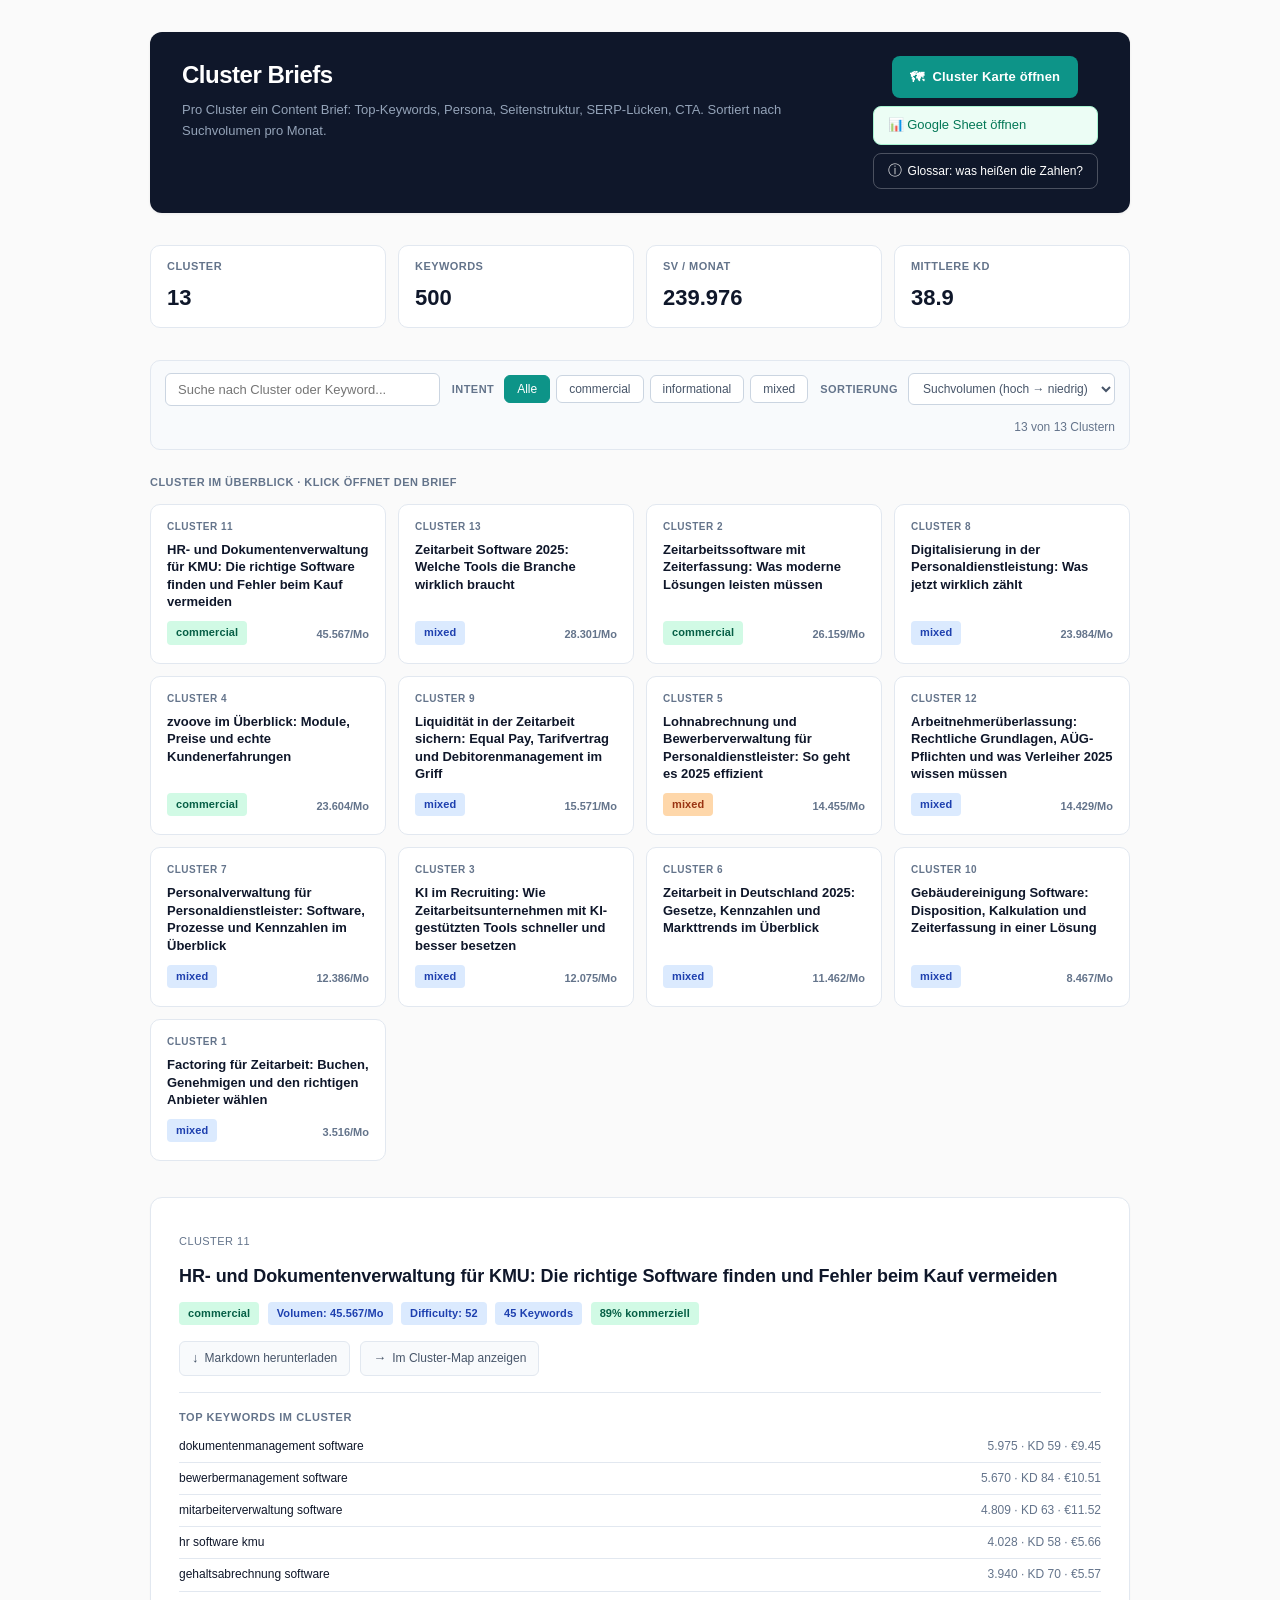
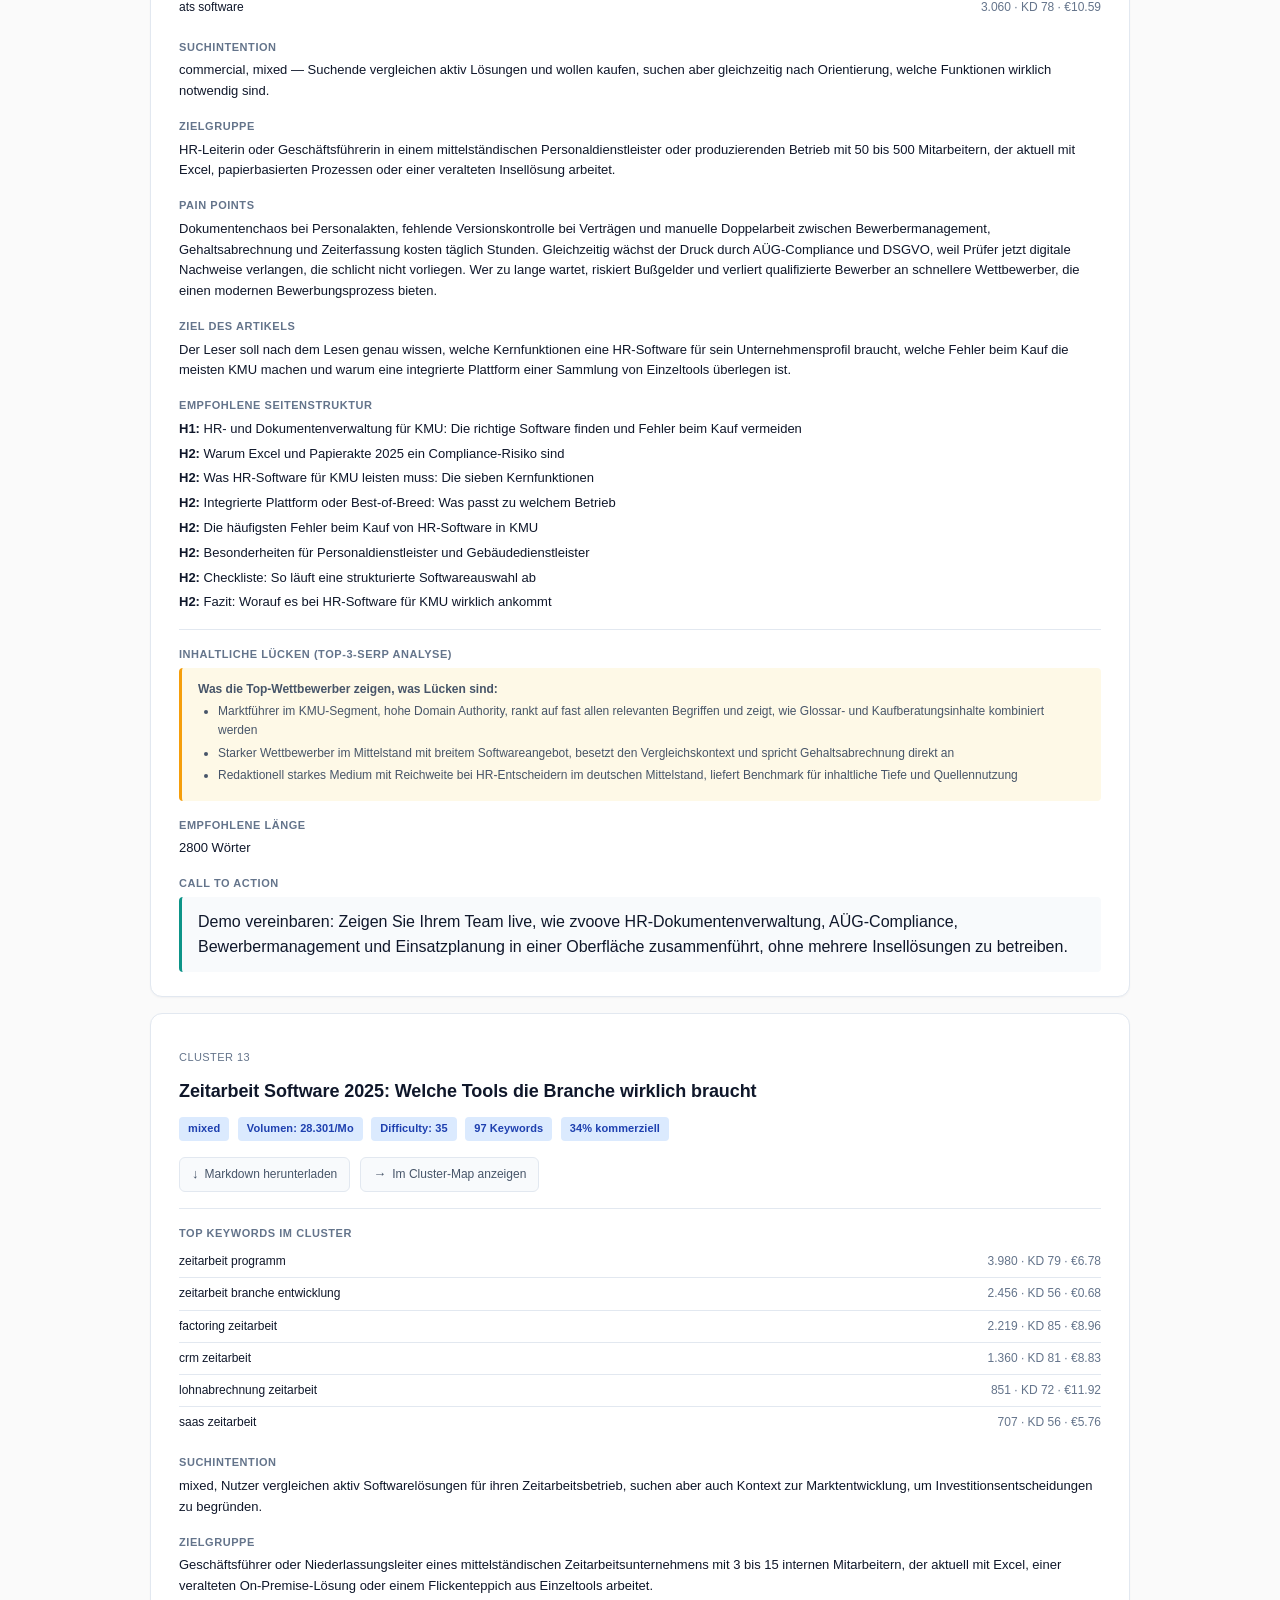
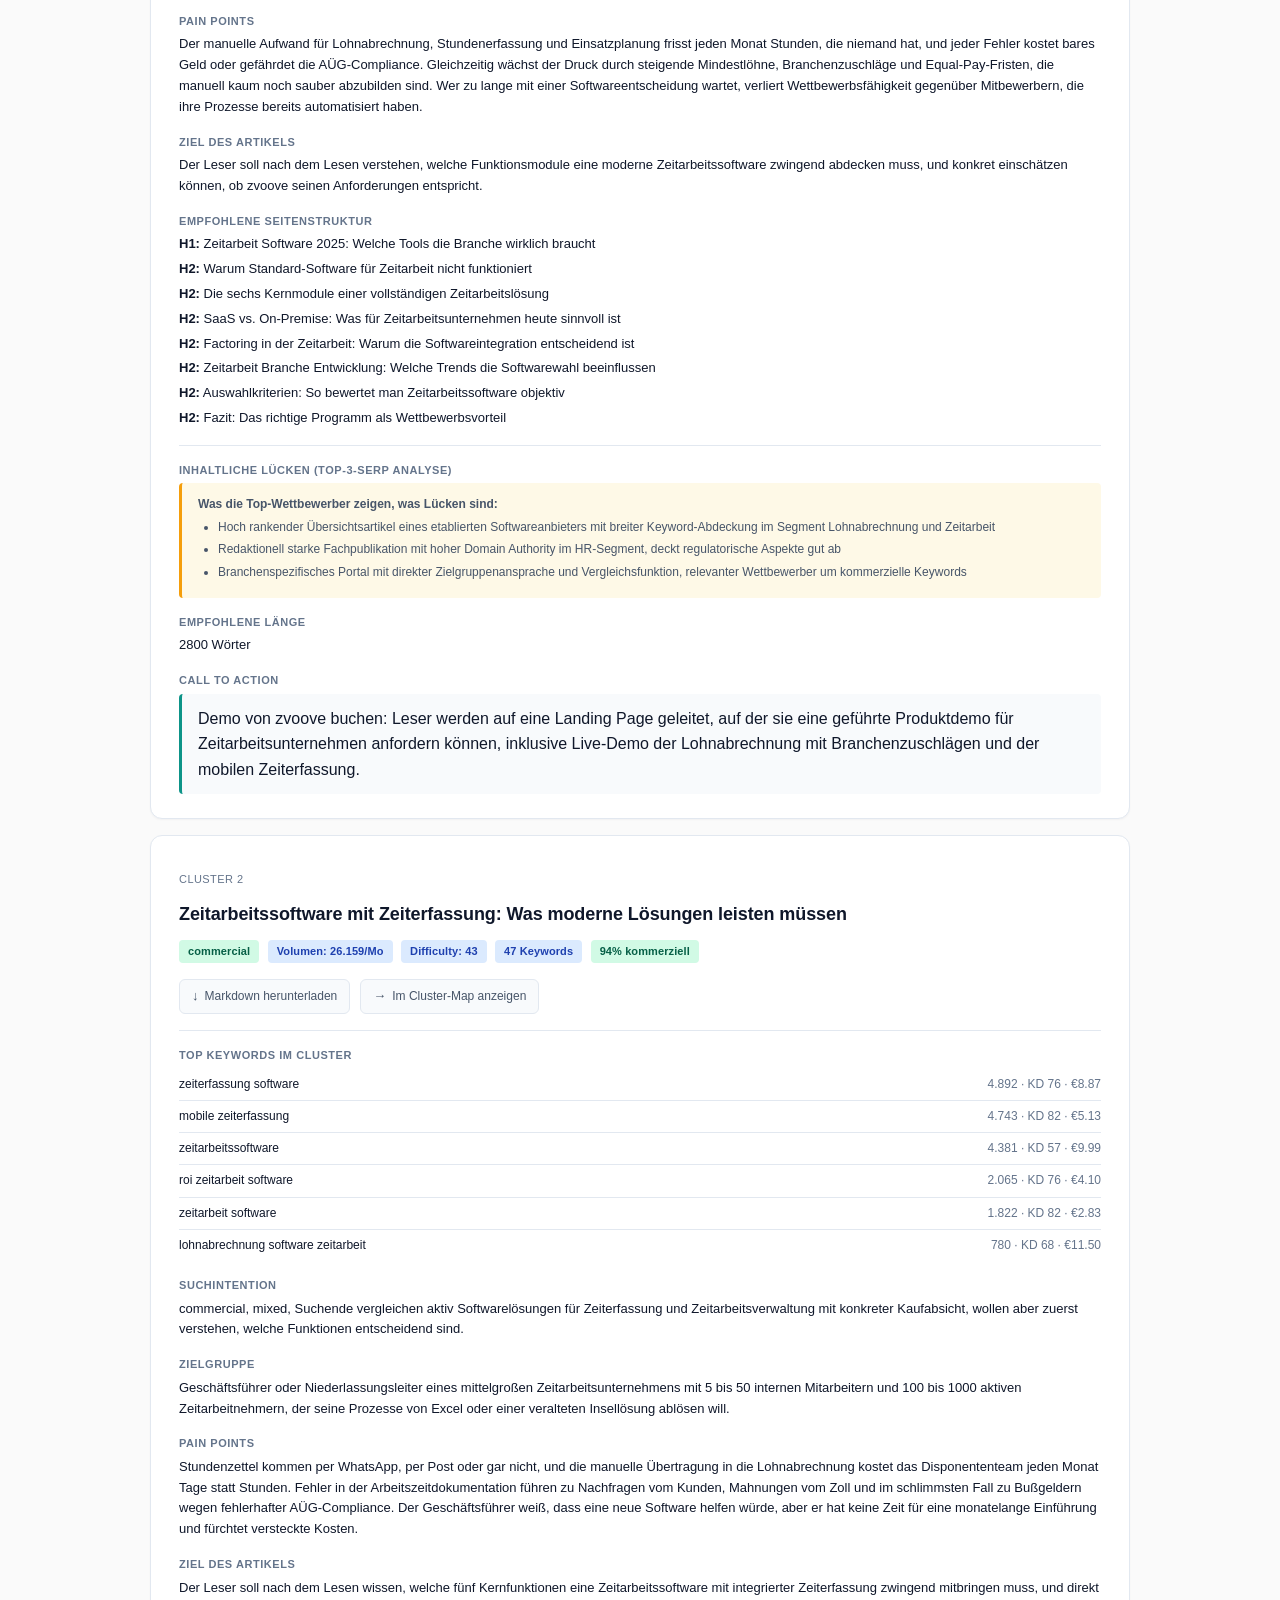
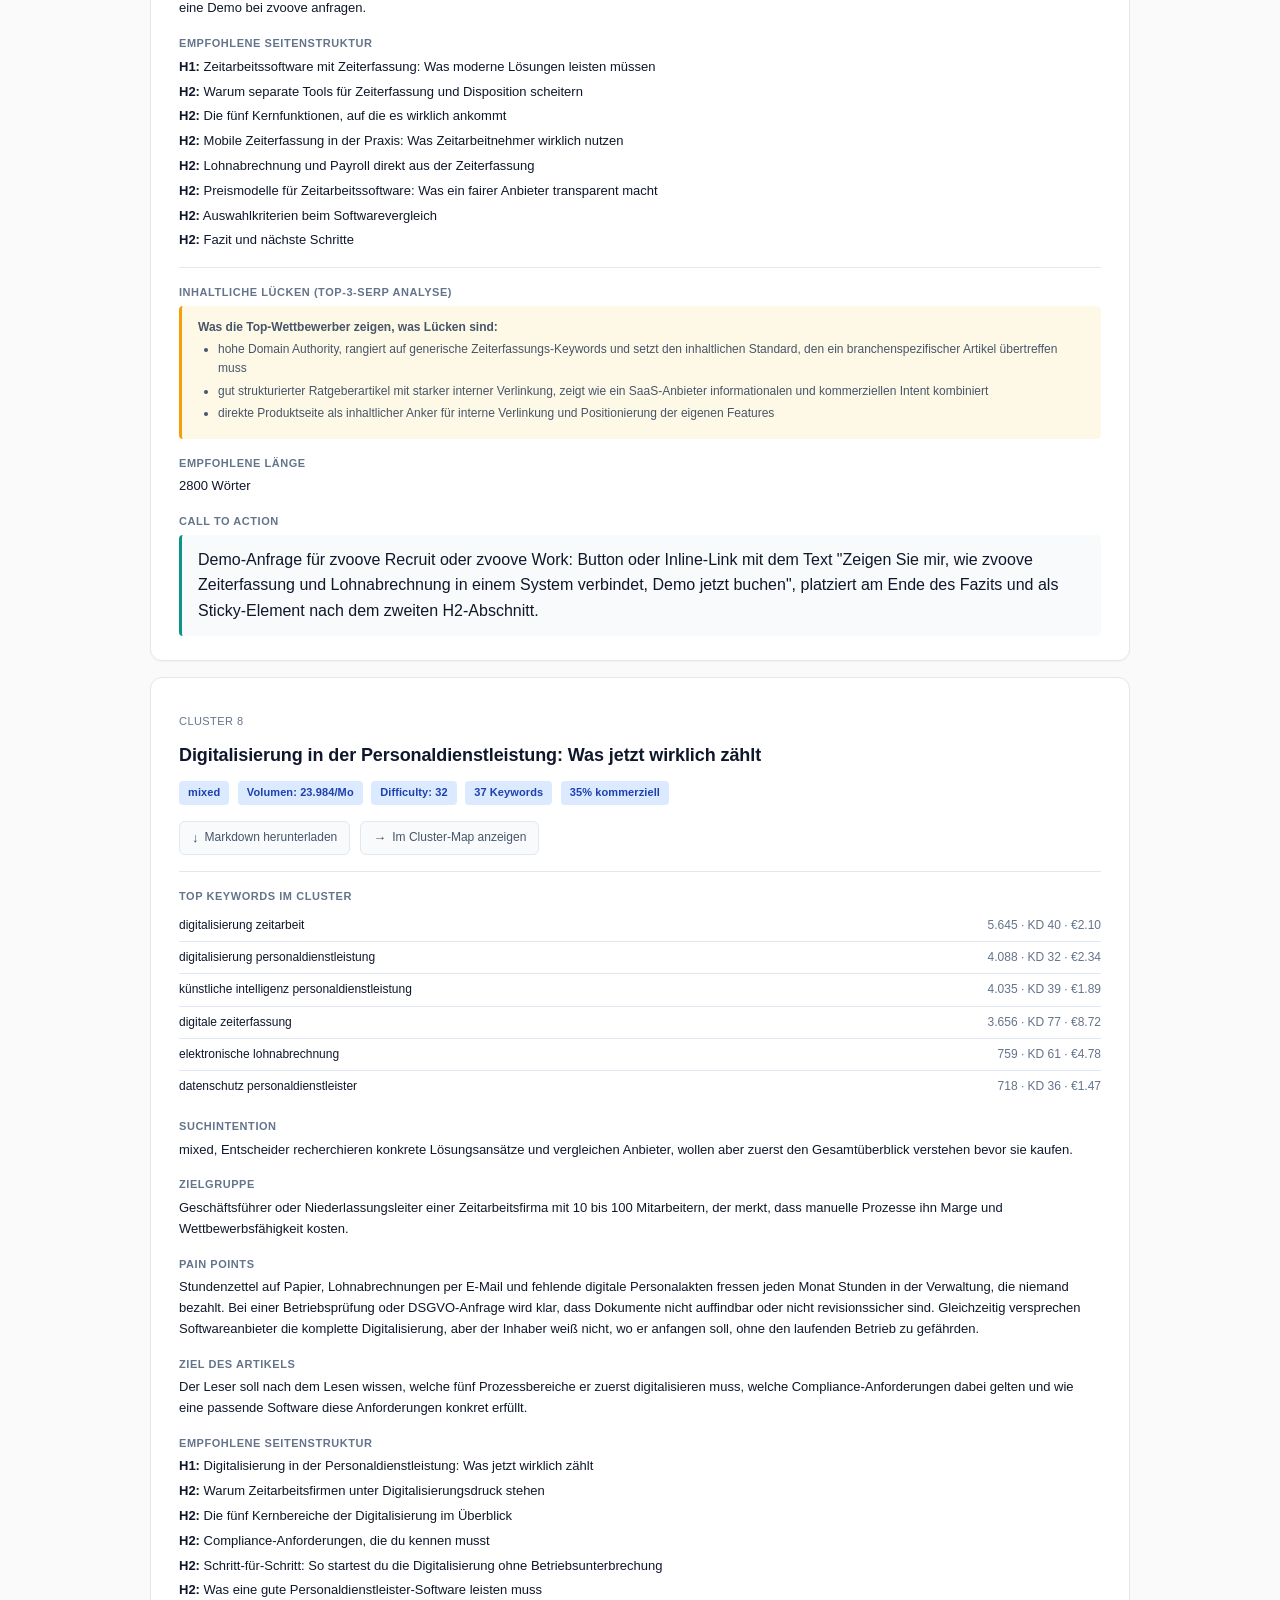
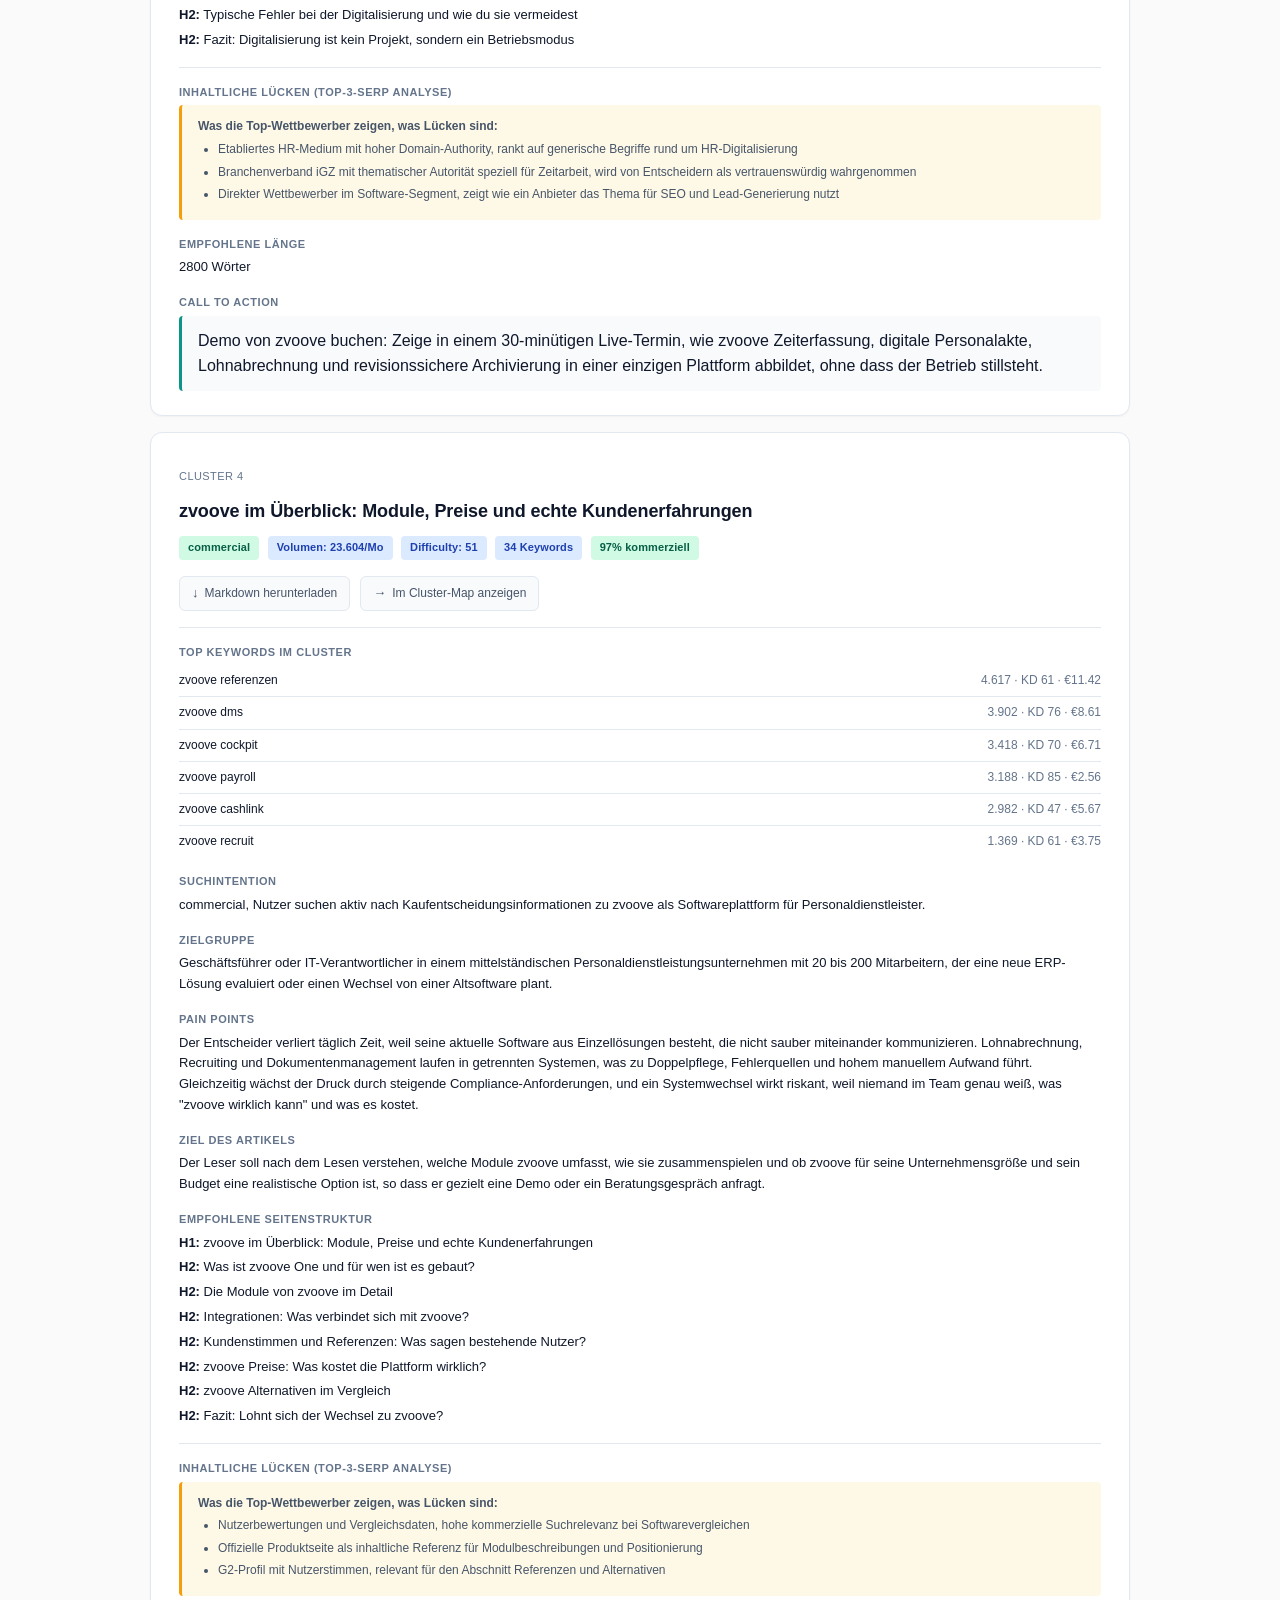
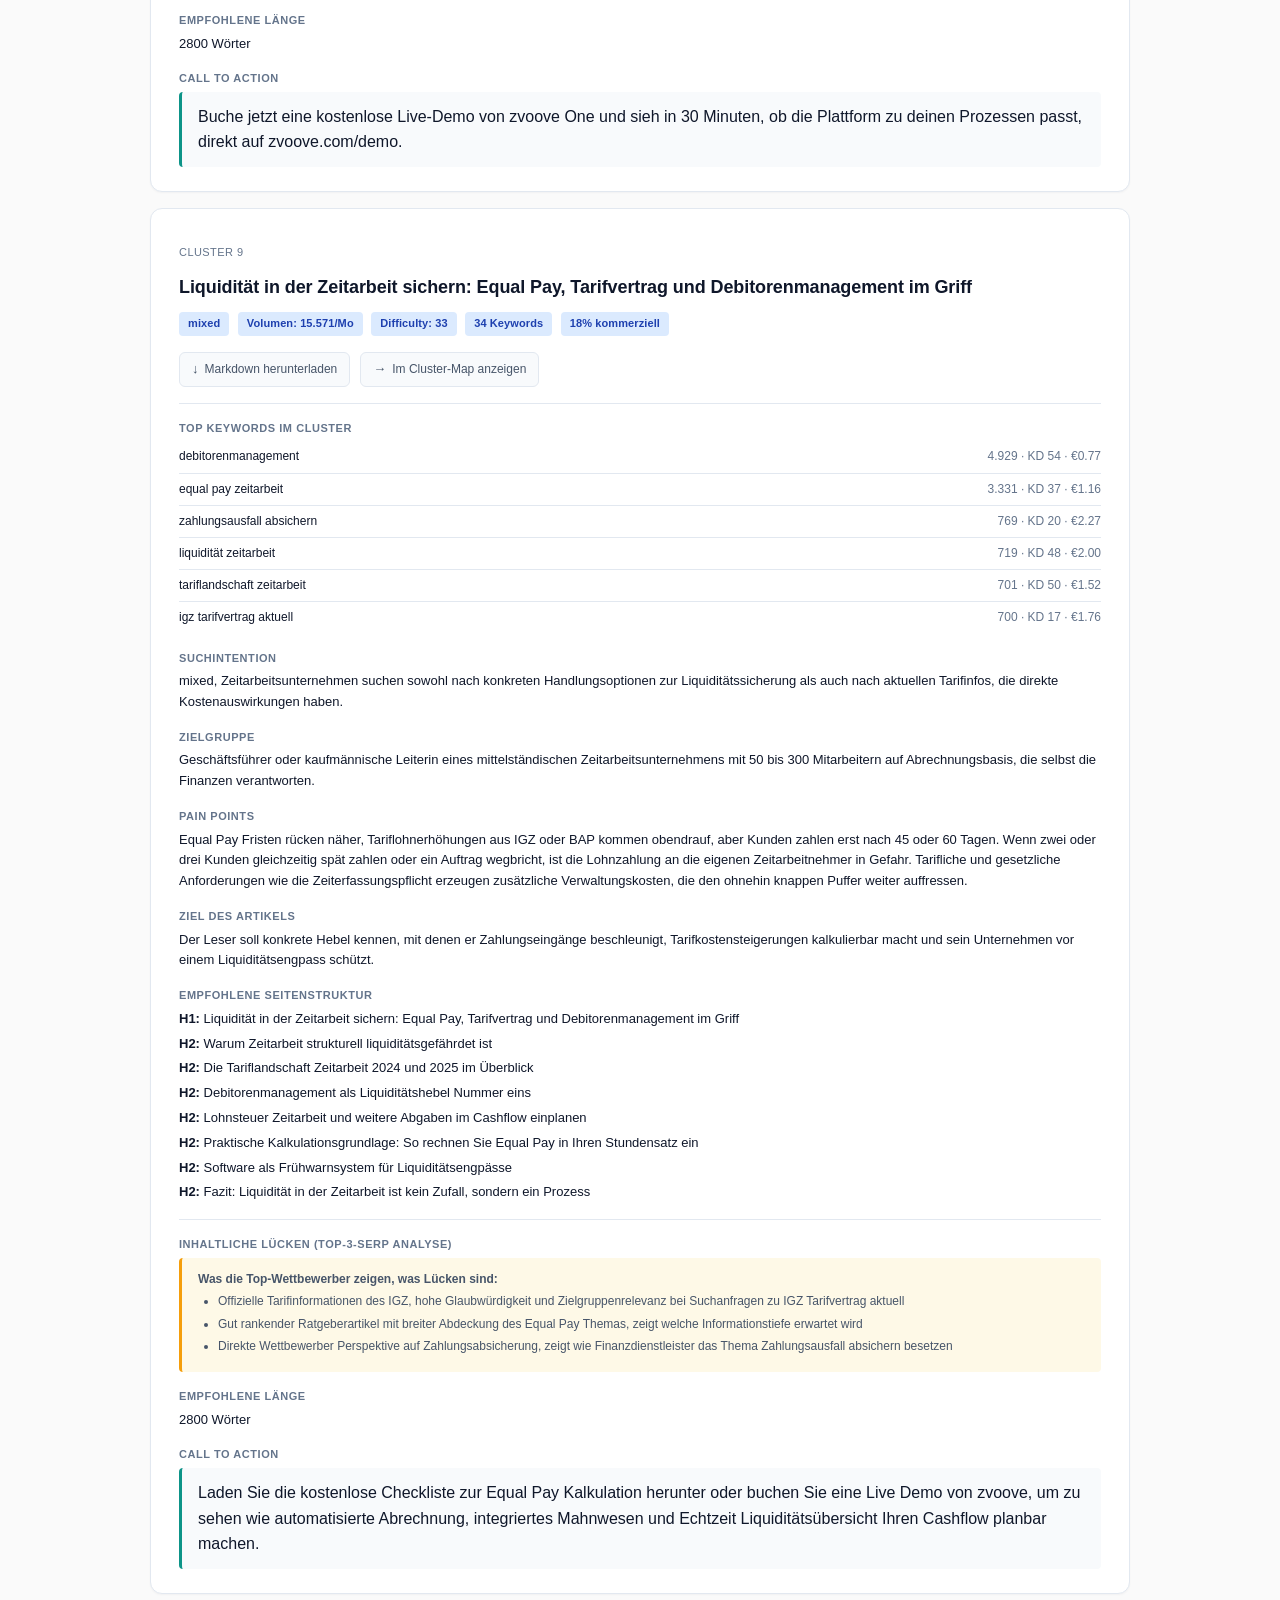
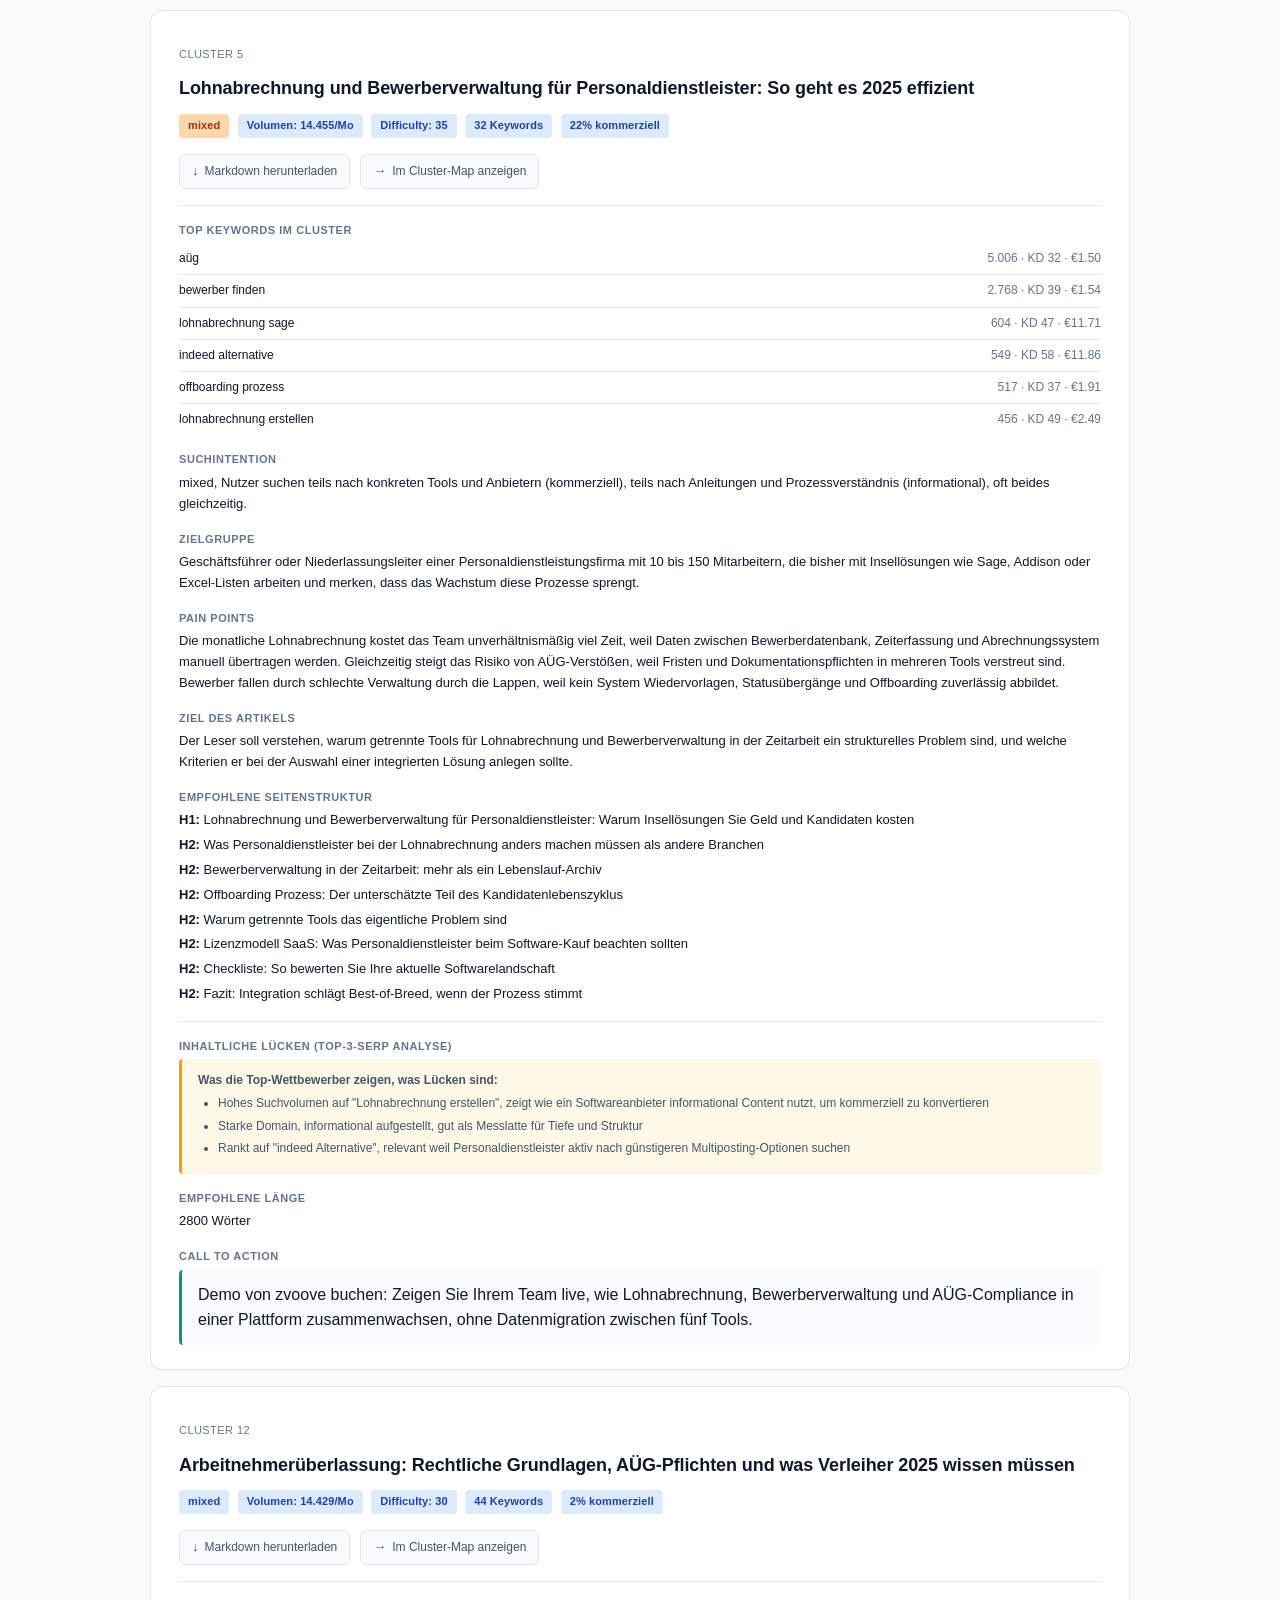
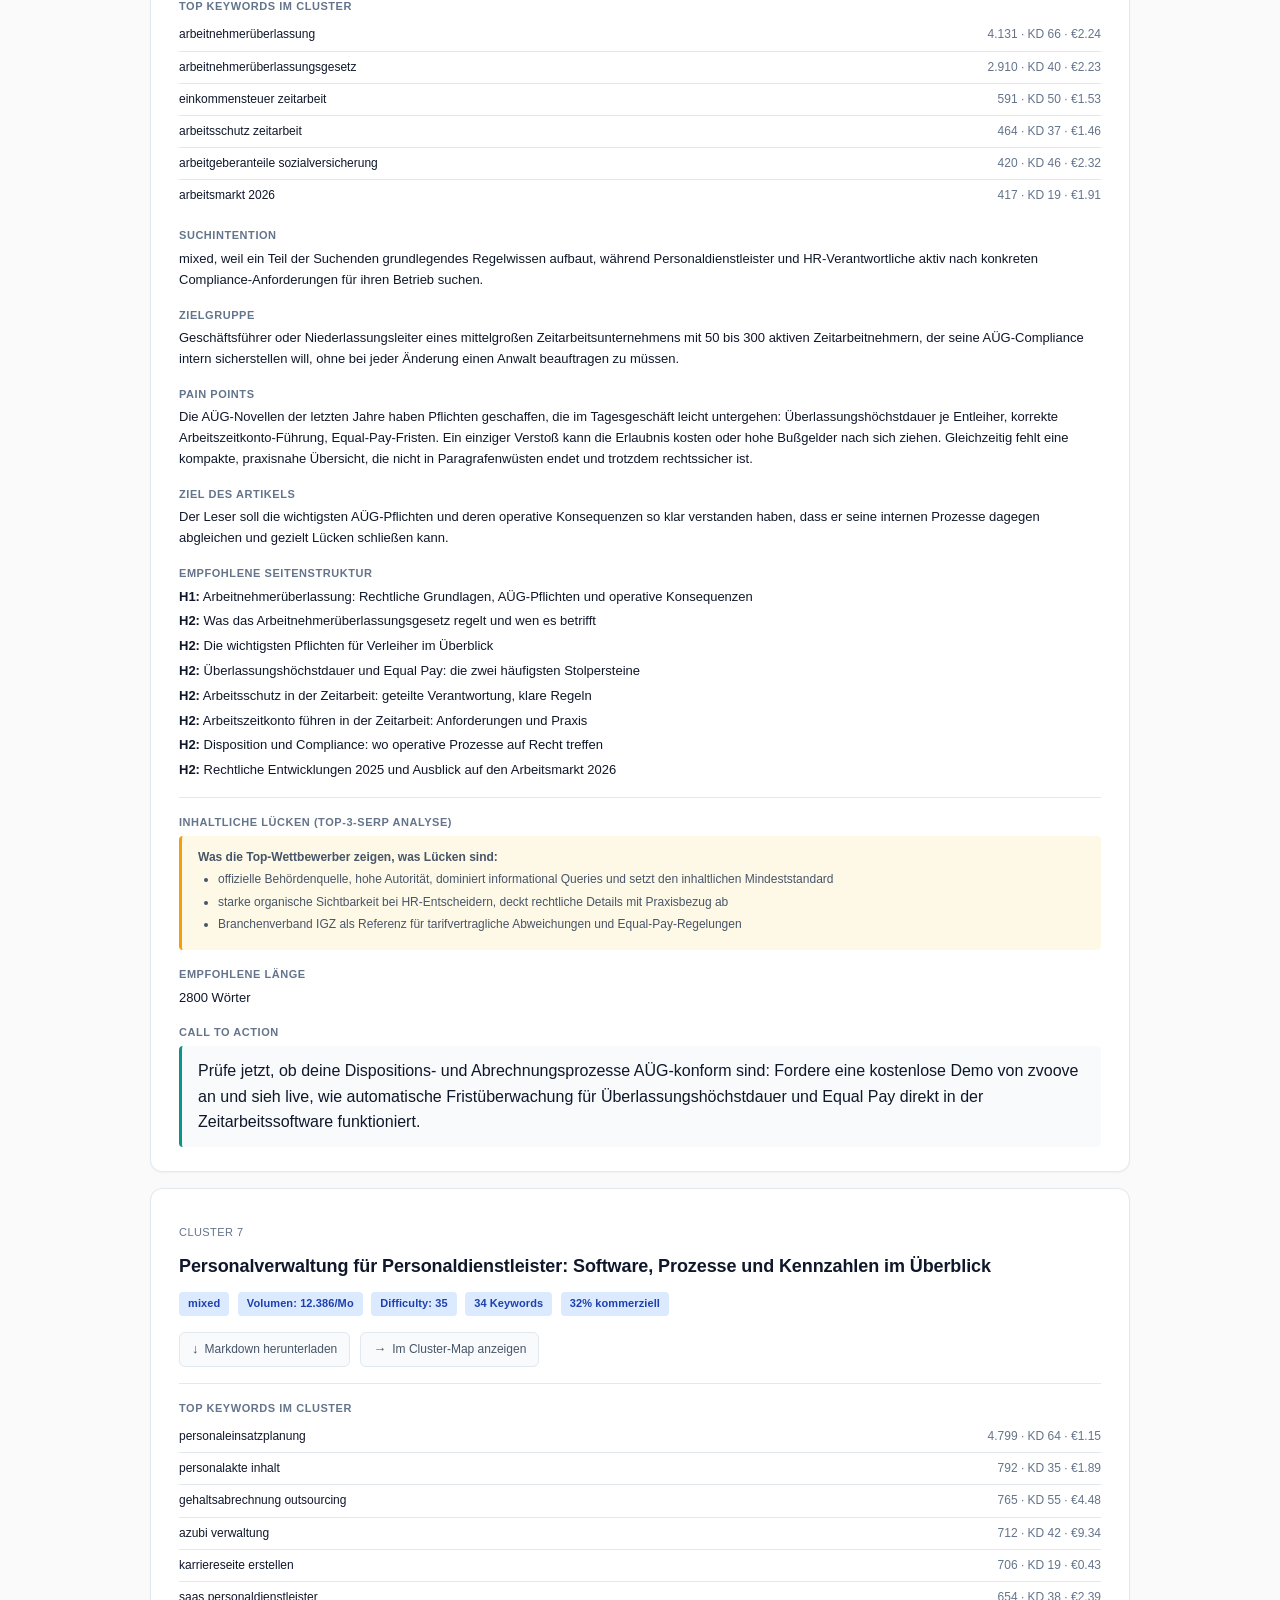
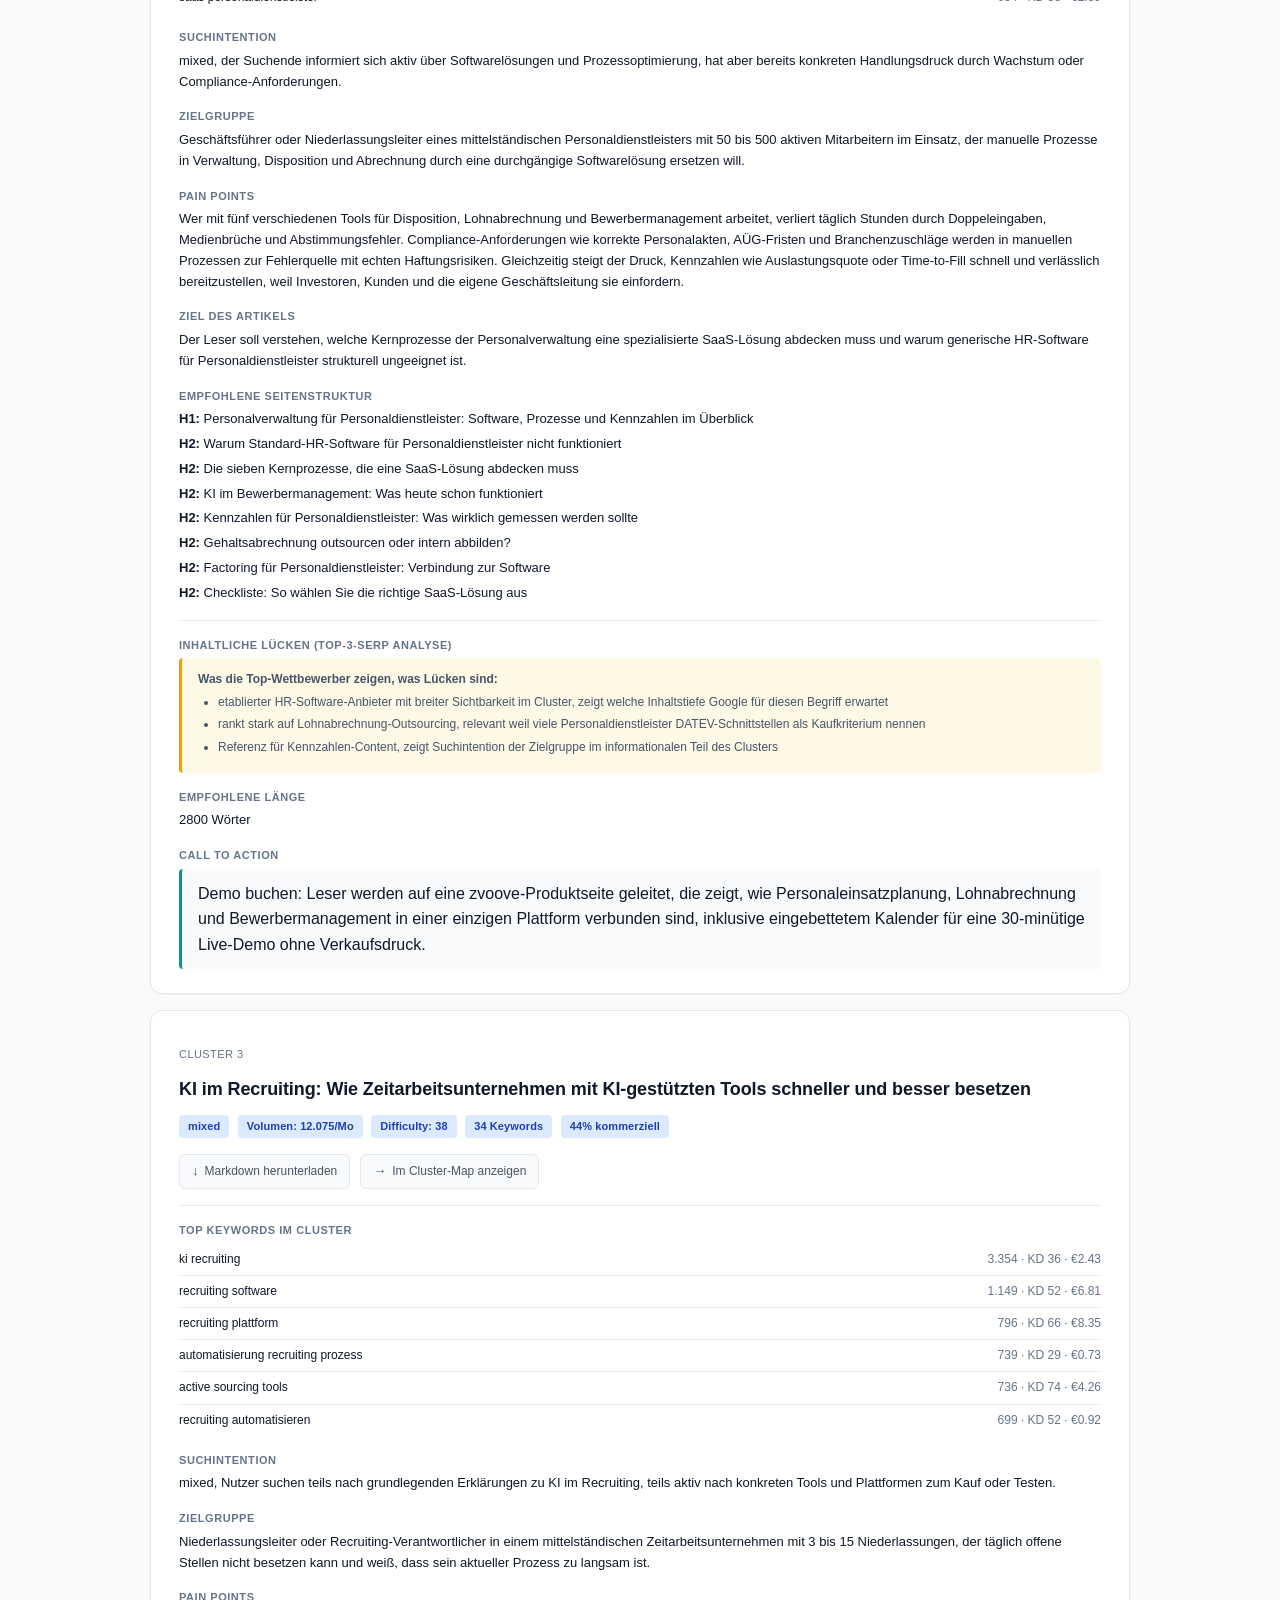
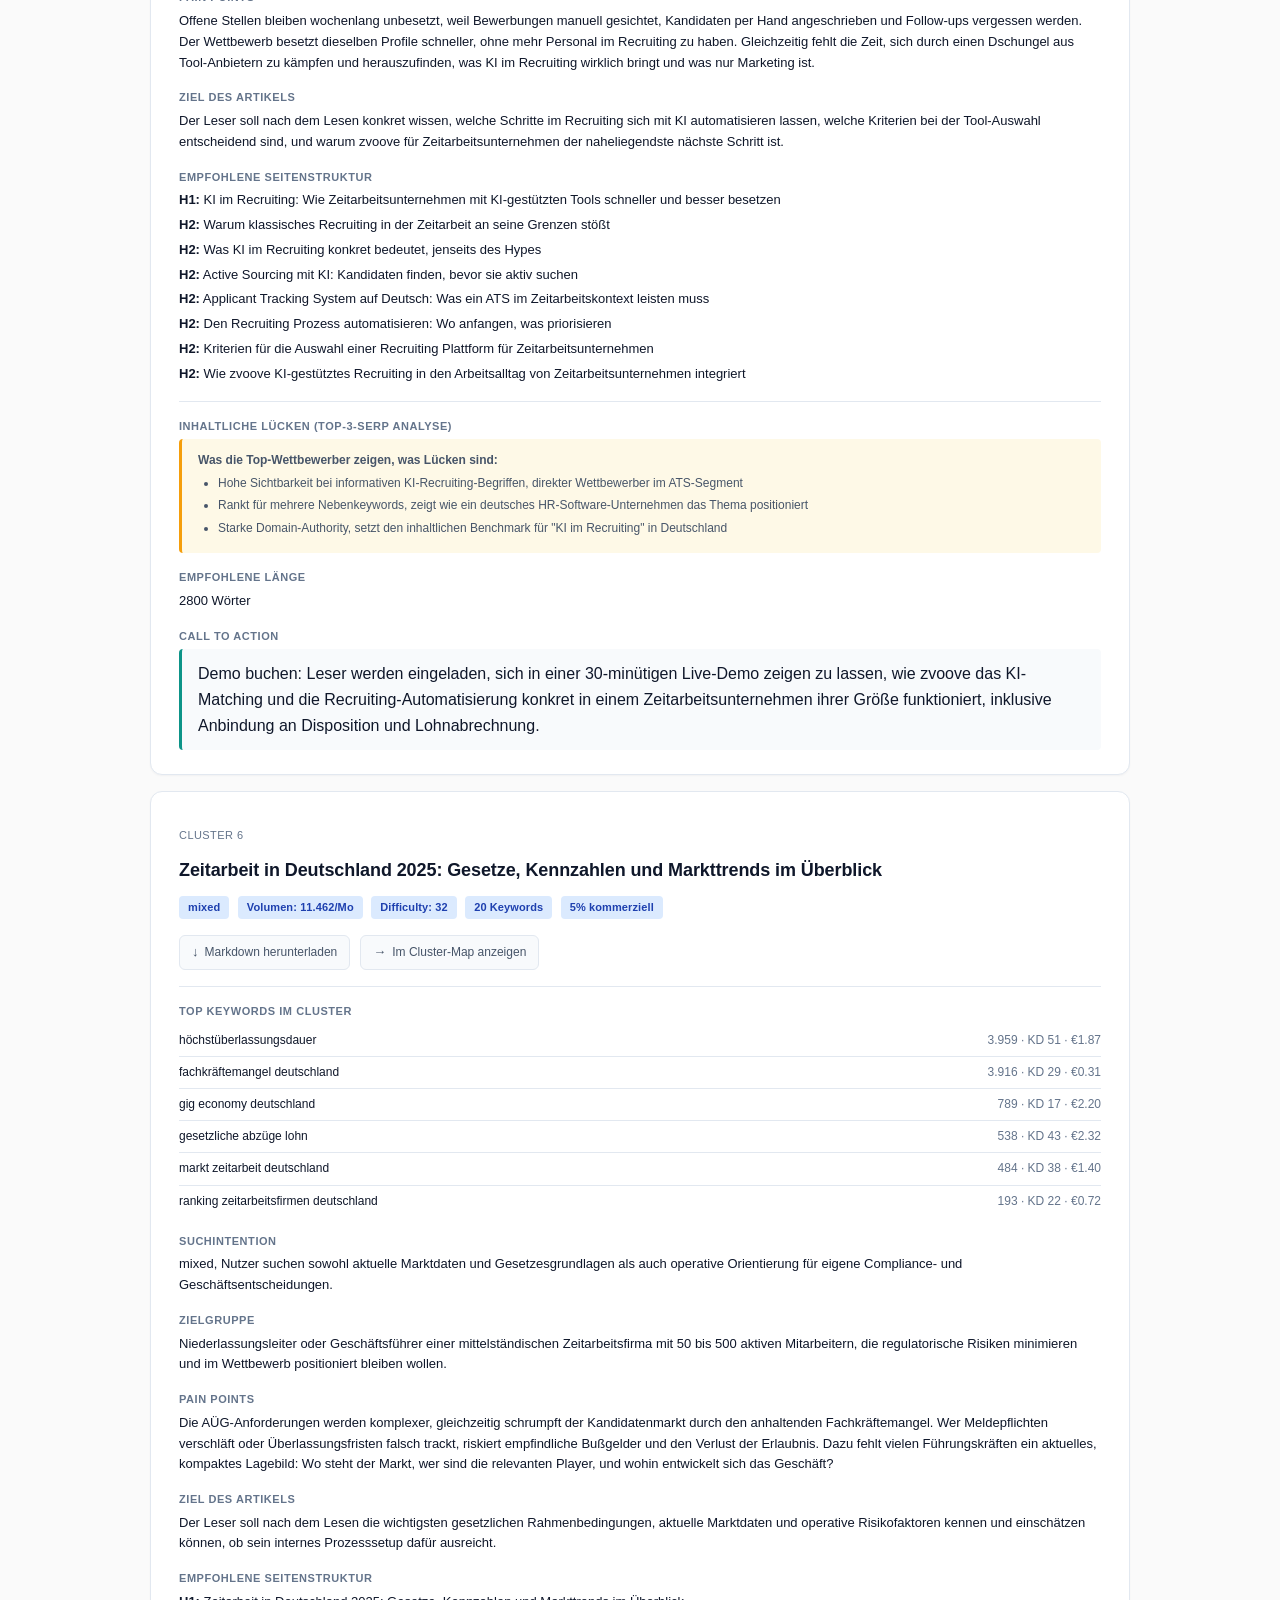
<file: output/briefings/index.html>
<!DOCTYPE html>
<html lang="de"><head><meta charset="utf-8">
<meta name="viewport" content="width=device-width, initial-scale=1">
<title>Cluster Briefs · zvoove SEO Pipeline</title>
<style>
:root {
  --bg: #fafafa;
  --bg-card: #ffffff;
  --bg-header: #0f172a;
  --bg-row: #f8fafc;
  --border: #e2e8f0;
  --border-strong: #cbd5e1;
  --text: #0f172a;
  --text-muted: #64748b;
  --text-secondary: #475569;
  --primary: #0d9488;
  --primary-dark: #115e59;
  --accent: #f59e0b;
  --badge-info-bg: #dbeafe;
  --badge-info-fg: #1e40af;
  --badge-warn-bg: #fed7aa;
  --badge-warn-fg: #9a3412;
  --badge-ok-bg: #d1fae5;
  --badge-ok-fg: #065f46;
}
html { scroll-behavior: smooth; scroll-padding-top: 16px; background: var(--bg); min-height: 100%; }
* { box-sizing: border-box; }
body { margin: 0; padding: 32px 24px; font-family: -apple-system, BlinkMacSystemFont, "Segoe UI", Roboto, sans-serif;
       background: var(--bg); color: var(--text); line-height: 1.6; }
.wrap { max-width: 980px; margin: 0 auto; }
header { padding: 24px 32px; background: var(--bg-header); color: white; border-radius: 12px;
         margin-bottom: 32px; box-shadow: 0 1px 3px rgba(0,0,0,0.06);
         display: flex; justify-content: space-between; align-items: flex-start; gap: 20px; flex-wrap: wrap; }
header .header-text { flex: 1; min-width: 280px; }
header h1 { margin: 0 0 6px; font-size: 24px; letter-spacing: -0.02em; }
header p { margin: 0; color: #94a3b8; font-size: 13px; }
header .map-cta {
  display: inline-flex; align-items: center; gap: 8px;
  background: var(--primary); color: white; padding: 10px 18px;
  border-radius: 8px; text-decoration: none; font-size: 13px; font-weight: 600;
  letter-spacing: 0.01em; transition: background 0.18s, transform 0.18s;
  white-space: nowrap; align-self: center;
}
header .map-cta:hover { background: var(--primary-dark); transform: translateY(-1px); }
header .map-cta::before { content: "🗺"; font-size: 14px; }
header .header-actions { display: flex; flex-direction: column; gap: 8px; align-self: center; }
header .glossar-btn {
  display: inline-flex; align-items: center; gap: 6px;
  background: transparent; color: white; padding: 8px 14px;
  border: 1px solid rgba(255,255,255,0.25); border-radius: 8px;
  text-decoration: none; font-size: 12px; font-weight: 500;
  cursor: pointer; font-family: inherit;
  transition: background 0.18s, border-color 0.18s;
  white-space: nowrap;
}
header .glossar-btn:hover { background: rgba(255,255,255,0.08); border-color: rgba(255,255,255,0.4); }
header .glossar-btn::before { content: "ⓘ"; font-size: 14px; opacity: 0.85; }

/* Modal */
.modal-overlay {
  position: fixed; inset: 0;
  background: rgba(15, 23, 42, 0.65); backdrop-filter: blur(2px);
  display: none; z-index: 100; overflow-y: auto;
  padding: 40px 16px;
  animation: fadein 0.18s ease;
}
.modal-overlay.open { display: flex; align-items: flex-start; justify-content: center; }
@keyframes fadein { from { opacity: 0; } to { opacity: 1; } }
.modal {
  background: var(--bg-card); border-radius: 12px;
  max-width: 760px; width: 100%; padding: 32px 36px 28px;
  box-shadow: 0 20px 60px rgba(0,0,0,0.35);
  position: relative; animation: slidein 0.22s ease;
}
@keyframes slidein { from { transform: translateY(-12px); opacity: 0; } to { transform: translateY(0); opacity: 1; } }
.modal-close {
  position: absolute; top: 14px; right: 14px;
  width: 32px; height: 32px; border-radius: 6px;
  background: transparent; border: none; cursor: pointer;
  color: var(--text-muted); font-size: 20px; line-height: 1;
  display: flex; align-items: center; justify-content: center;
  transition: background 0.15s, color 0.15s;
}
.modal-close:hover { background: var(--bg-row); color: var(--text); }
.modal h2 { margin: 0 0 6px; font-size: 22px; letter-spacing: -0.01em; }
.modal .modal-sub { color: var(--text-muted); font-size: 13px; margin: 0 0 24px; }
.modal h3 { font-size: 13px; margin: 24px 0 10px; color: var(--text); font-weight: 600;
            text-transform: uppercase; letter-spacing: 0.05em; }
.modal h3:first-of-type { margin-top: 8px; }
.modal table { width: 100%; border-collapse: collapse; margin: 0 0 8px; font-size: 13px; }
.modal table th { text-align: left; padding: 8px 12px; border-bottom: 2px solid var(--border);
                  color: var(--text-muted); font-weight: 600; font-size: 11px;
                  text-transform: uppercase; letter-spacing: 0.04em; }
.modal table td { padding: 8px 12px; border-bottom: 1px solid var(--border); vertical-align: top;
                  color: var(--text-secondary); line-height: 1.5; }
.modal table td:first-child { font-weight: 600; color: var(--text); white-space: nowrap; }
.modal table tr:last-child td { border-bottom: none; }
.modal .note { background: #fef9e7; border-left: 3px solid var(--accent);
               padding: 10px 14px; margin: 18px 0 4px; border-radius: 4px;
               font-size: 12px; line-height: 1.55; color: var(--text-secondary); }
.minigrid-label { font-size: 11px; font-weight: 600; color: var(--text-muted);
                  text-transform: uppercase; letter-spacing: 0.04em; margin: 0 0 12px; }
.mini-grid { display: grid; grid-template-columns: repeat(auto-fit, minmax(220px, 1fr));
             gap: 12px; margin-bottom: 36px; }
.mini-card { display: flex; flex-direction: column; justify-content: space-between;
             background: var(--bg-card); border: 1px solid var(--border);
             border-radius: 10px; padding: 14px 16px; text-decoration: none;
             color: var(--text); min-height: 132px;
             transition: transform 0.18s, box-shadow 0.18s, border-color 0.18s; }
.mini-card:hover { transform: translateY(-2px); box-shadow: 0 4px 16px rgba(15,23,42,0.08);
                   border-color: var(--primary); }
.mini-id { font-size: 10px; color: var(--text-muted); text-transform: uppercase;
           letter-spacing: 0.05em; margin-bottom: 6px; font-weight: 600; }
.mini-title { font-size: 13px; font-weight: 600; line-height: 1.35;
              margin-bottom: 10px; color: var(--text); }
.mini-meta { display: flex; justify-content: space-between; align-items: center;
             gap: 6px; flex-wrap: wrap; }
.mini-sv { font-size: 11px; color: var(--text-muted); font-variant-numeric: tabular-nums;
           font-weight: 600; }
.summary-row { display: grid; grid-template-columns: repeat(auto-fit, minmax(140px, 1fr)); gap: 12px;
               margin: 24px 0 32px; }
.summary-cell { background: var(--bg-card); border: 1px solid var(--border); border-radius: 10px;
                padding: 12px 16px; }
.summary-cell .label { font-size: 11px; font-weight: 600; color: var(--text-muted);
                       text-transform: uppercase; letter-spacing: 0.04em; }
.summary-cell .value { font-size: 22px; font-weight: 700; margin-top: 4px;
                       font-variant-numeric: tabular-nums; color: var(--text); }
.card { background: var(--bg-card); border: 1px solid var(--border); border-radius: 12px;
        padding: 24px 28px; margin-bottom: 16px;
        box-shadow: 0 1px 2px rgba(15,23,42,0.04); transition: box-shadow 0.18s, transform 0.18s; }
.card:hover { box-shadow: 0 4px 16px rgba(15,23,42,0.08); transform: translateY(-1px); }
.section-label { font-size: 11px; font-weight: 600; color: var(--text-muted);
                 text-transform: uppercase; letter-spacing: 0.05em; margin: 0 0 4px; }
.section-value { font-size: 13px; color: var(--text); margin: 0 0 16px; line-height: 1.6; }
.section-value.struct { margin-bottom: 4px; }
.cluster-title { font-size: 18px; font-weight: 600; margin: 0 0 6px; color: var(--text); letter-spacing: -0.005em; }
.cluster-id { font-size: 11px; color: var(--text-muted); font-weight: 500; letter-spacing: 0.04em;
              text-transform: uppercase; }
.brief-actions { display: flex; gap: 10px; margin: 12px 0 0; flex-wrap: wrap; }
.action-link { display: inline-flex; align-items: center; gap: 6px;
               font-size: 12px; font-weight: 500; padding: 6px 12px;
               background: var(--bg-row); color: var(--text-secondary);
               border: 1px solid var(--border); border-radius: 6px;
               text-decoration: none;
               transition: background 0.15s, border-color 0.15s, color 0.15s; }
.action-link:hover { background: var(--bg-card); color: var(--primary-dark);
                     border-color: var(--primary); }
.action-link::before { font-weight: 700; font-size: 13px; }
.action-link.download::before { content: "↓"; }
.action-link.map::before { content: "→"; }
.badge { display: inline-block; font-size: 11px; padding: 3px 9px; border-radius: 4px;
         font-weight: 600; margin-right: 4px; margin-bottom: 4px; letter-spacing: 0.01em; }
.badge-info { background: var(--badge-info-bg); color: var(--badge-info-fg); }
.badge-warn { background: var(--badge-warn-bg); color: var(--badge-warn-fg); }
.badge-ok { background: var(--badge-ok-bg); color: var(--badge-ok-fg); }
.divider { border: none; border-top: 1px solid var(--border); margin: 16px 0; }
.kw-row { display: flex; justify-content: space-between; font-size: 12px; padding: 6px 0;
          border-bottom: 1px solid var(--border); color: var(--text-secondary); }
.kw-row:last-child { border-bottom: none; }
.kw-name { color: var(--text); font-weight: 500; }
.kw-stats { color: var(--text-muted); font-variant-numeric: tabular-nums; }
.cta-block { background: var(--bg-row); border-left: 3px solid var(--primary); padding: 12px 16px;
             border-radius: 4px; }
.gap-block { background: #fef9e7; border-left: 3px solid var(--accent); padding: 12px 16px;
             border-radius: 4px; font-size: 12px; line-height: 1.55; color: var(--text-secondary); }
.gap-block ul { margin: 4px 0 0; padding-left: 20px; }
.gap-block li { margin-bottom: 4px; }
.toc { background: var(--bg-card); border: 1px solid var(--border); border-radius: 10px;
       padding: 16px 20px; margin-bottom: 28px; }
.toc h3 { margin: 0 0 8px; font-size: 13px; color: var(--text-muted);
          text-transform: uppercase; letter-spacing: 0.04em; font-weight: 600; }
.toc ol { margin: 0; padding-left: 18px; font-size: 13px; }
.toc li { padding: 3px 0; }
.toc a { color: var(--primary-dark); text-decoration: none; }
.toc a:hover { color: var(--accent); }
@media (max-width: 720px) {
  body { padding: 20px 12px; }
  .card { padding: 18px 20px; }
}

.back-nav{display:flex;gap:14px;margin:0 0 18px;flex-wrap:wrap}
.back-link{font-size:13px;color:#0d9488;text-decoration:none;font-weight:500}
.back-link:hover{text-decoration:underline}
.sheet-cta{display:inline-flex;align-items:center;gap:6px;padding:8px 14px;
            background:#ecfdf5;border:1px solid #a7f3d0;border-radius:8px;
            color:#047857;font-size:13px;font-weight:500;text-decoration:none}
.sheet-cta:hover{background:#d1fae5}
.filter-bar{display:flex;flex-wrap:wrap;gap:12px;align-items:center;
             background:#f8fafc;border:1px solid #e2e8f0;border-radius:10px;
             padding:12px 14px;margin:0 0 24px}
.filter-bar input[type=search]{flex:1;min-width:220px;padding:8px 12px;
             border:1px solid #cbd5e1;border-radius:6px;font-size:13px;
             background:white;outline:none}
.filter-bar input[type=search]:focus{border-color:#0d9488;box-shadow:0 0 0 3px rgba(13,148,136,0.15)}
.filter-group{display:flex;gap:6px;align-items:center;font-size:12px;color:#64748b}
.filter-group label{font-weight:600;text-transform:uppercase;letter-spacing:0.04em;font-size:11px;margin-right:4px}
.filter-btn{padding:6px 12px;border:1px solid #cbd5e1;background:white;border-radius:6px;
             font-size:12px;cursor:pointer;color:#475569;font-weight:500}
.filter-btn:hover{border-color:#0d9488;color:#0d9488}
.filter-btn.active{background:#0d9488;border-color:#0d9488;color:white}
.filter-bar select{padding:7px 10px;border:1px solid #cbd5e1;border-radius:6px;font-size:12px;background:white;color:#475569;cursor:pointer}
.filter-count{font-size:12px;color:#64748b;margin-left:auto}
.brief-card.is-hidden,.mini-card.is-hidden{display:none !important}
.page-footer{margin-top:40px;padding-top:18px;border-top:1px solid #e2e8f0;
             display:flex;flex-wrap:wrap;gap:14px;align-items:center;font-size:13px;color:#475569}
.page-footer a{color:#0d9488;text-decoration:none;font-weight:500}
.page-footer a:hover{text-decoration:underline}
</style>
</head><body><div class="wrap">

<header>
  <div class="header-text">
    <h1>Cluster Briefs</h1>
    <p>Pro Cluster ein Content Brief: Top-Keywords, Persona, Seitenstruktur, SERP-Lücken, CTA.
    Sortiert nach Suchvolumen pro Monat.</p>
  </div>
  <div class="header-actions">
    <a class="map-cta" href="../clustering/cluster_map.html">Cluster Karte öffnen</a>
    <a class="sheet-cta" href="https://docs.google.com/spreadsheets/d/1JExk1b5M8ljtTkhKHwgmEFH9f2fHgOoOmM2pz020JUQ/edit" target="_blank" rel="noopener">📊 Google Sheet öffnen</a>
    <button type="button" class="glossar-btn" onclick="openGlossar()">Glossar: was heißen die Zahlen?</button>
  </div>
</header>

<!-- Glossar Modal -->
<div class="modal-overlay" id="glossar-modal" onclick="if(event.target===this)closeGlossar()">
  <div class="modal" role="dialog" aria-labelledby="glossar-title">
    <button class="modal-close" onclick="closeGlossar()" aria-label="Schließen">×</button>
    <h2 id="glossar-title">Glossar</h2>
    <p class="modal-sub">Was die Kennzahlen im Dashboard bedeuten.</p>

    <h3>KPI-Box ganz oben</h3>
    <table>
      <thead><tr><th>Feld</th><th>Bedeutung</th></tr></thead>
      <tbody>
        <tr><td>Cluster</td><td>Anzahl der thematischen Gruppen, in die HDBSCAN die Keywords sortiert hat</td></tr>
        <tr><td>Keywords</td><td>Summe aller Keywords über alle Cluster</td></tr>
        <tr><td>SV / Monat</td><td>Geschätztes Suchvolumen pro Monat: wie oft alle Keywords zusammen monatlich auf Google in Deutschland gesucht werden</td></tr>
        <tr><td>Mittlere KD</td><td>Durchschnittliche Keyword Difficulty über alle Keywords. Skala 0 bis 100</td></tr>
      </tbody>
    </table>

    <h3>Pro Cluster</h3>
    <table>
      <thead><tr><th>Feld</th><th>Bedeutung</th></tr></thead>
      <tbody>
        <tr><td>Volumen</td><td>Suchvolumen pro Monat über alle Keywords im Cluster zusammen</td></tr>
        <tr><td>Difficulty</td><td>Median Keyword Difficulty: wie schwer es im Schnitt ist, in den Top 10 von Google zu landen</td></tr>
        <tr><td>Keywords</td><td>Anzahl der Keywords in diesem Cluster</td></tr>
        <tr><td>% kommerziell</td><td>Anteil der Keywords, deren Suchintention "commercial" ist (Nutzer will kaufen oder vergleichen, nicht nur Wissen sammeln)</td></tr>
      </tbody>
    </table>

    <h3>Intent-Badges</h3>
    <table>
      <thead><tr><th>Badge</th><th>Bedeutung</th></tr></thead>
      <tbody>
        <tr><td>commercial</td><td>Cluster mehrheitlich kaufnah, mindestens 70 Prozent kommerziell. Bottom-of-Funnel</td></tr>
        <tr><td>informational</td><td>Cluster mehrheitlich Wissens-Suche, maximal 20 Prozent kommerziell. Top-of-Funnel</td></tr>
        <tr><td>mixed</td><td>Mischung, zwischen 20 und 70 Prozent kommerziell. Mid-Funnel</td></tr>
      </tbody>
    </table>

    <h3>Pro Keyword (in der Tabelle)</h3>
    <table>
      <thead><tr><th>Wert</th><th>Bedeutung</th></tr></thead>
      <tbody>
        <tr><td>SV</td><td>Suchvolumen: geschätzte monatliche Suchen für genau dieses Keyword</td></tr>
        <tr><td>KD</td><td>Keyword Difficulty 0 bis 100. 0-30 leicht, 30-60 mittel, 60-100 schwer</td></tr>
        <tr><td>CPC</td><td>Cost Per Click in Euro: was Werbetreibende auf Google Ads pro Klick zahlen. Hoch heißt kommerziell wertvoll</td></tr>
      </tbody>
    </table>

    <h3>Suchvolumen-Skala</h3>
    <table>
      <thead><tr><th>Bereich</th><th>Was es heißt</th></tr></thead>
      <tbody>
        <tr><td>unter 100</td><td>Nische, wenig Traffic, oft hoch konvertierend</td></tr>
        <tr><td>100 bis 1.000</td><td>Sweet-Spot, oft Long-Tail mit klarer Intention</td></tr>
        <tr><td>1.000 bis 5.000</td><td>Starkes Volumen, oft Head-Terms</td></tr>
        <tr><td>über 5.000</td><td>Top-Volumen, oft generisch und stark umkämpft</td></tr>
      </tbody>
    </table>

    <h3>KD-Skala</h3>
    <table>
      <thead><tr><th>Bereich</th><th>Was es heißt</th></tr></thead>
      <tbody>
        <tr><td>0 bis 30</td><td>Leicht, mit gutem Content rankt man oft schnell auf Seite 1</td></tr>
        <tr><td>30 bis 60</td><td>Mittel, braucht solide Optimierung und Backlinks</td></tr>
        <tr><td>60 bis 80</td><td>Schwer, etablierte Wettbewerber, lange Aufbauzeit</td></tr>
        <tr><td>80 bis 100</td><td>Brutal, oft nur große Brands oder Nachrichten-Sites ranken</td></tr>
      </tbody>
    </table>

    <div class="note">
      <b>Wichtig — woher die Zahlen kommen:</b> SV, KD und CPC sind in dieser Demo <em>Schätzwerte</em>, keine Live-API-Daten von DataForSEO oder Semrush.
      <br><br>
      Die Schätzung ist eine <b>deterministische Heuristik</b>: jedes Keyword wird per SHA256 in einen Hash umgewandelt, und Bytes aus diesem Hash bestimmen die konkreten Zahlen innerhalb plausibler Bereiche (Head-Keywords bekommen z.B. höhere SV-Bereiche als Longtails, kommerzielle Intent höhere CPC). „Deterministisch" heißt: dasselbe Keyword liefert in jedem Lauf die exakt gleiche Schätzung, weil der Hash nur vom Wort abhängt, nicht vom Zeitpunkt.
      <br><br>
      Vorteil: kostenlos, reproduzierbar, plausible Größenordnung — reicht zum Bewerten der Cluster-Strategie. Spalte <code>data_source</code> in den CSV-Dateien markiert jedes Keyword als <code>estimated</code>. In einer produktiven Pipeline (Schalter <code>--provider dataforseo</code>) stehen an dieser Stelle echte API-Werte.
    </div>
  </div>
</div>

<script>
function openGlossar() { document.getElementById('glossar-modal').classList.add('open'); document.body.style.overflow = 'hidden'; }
function closeGlossar() { document.getElementById('glossar-modal').classList.remove('open'); document.body.style.overflow = ''; }
document.addEventListener('keydown', function(e) { if (e.key === 'Escape') closeGlossar(); });
</script>

<div class="summary-row">
  <div class="summary-cell"><div class="label">Cluster</div><div class="value">13</div></div>
  <div class="summary-cell"><div class="label">Keywords</div><div class="value">500</div></div>
  <div class="summary-cell"><div class="label">SV / Monat</div><div class="value">239.976</div></div>
  <div class="summary-cell"><div class="label">Mittlere KD</div><div class="value">38.9</div></div>
</div>

<div class="filter-bar" id="filter-bar">
  <input type="search" id="filter-search" placeholder="Suche nach Cluster oder Keyword..." aria-label="Cluster suchen">
  <div class="filter-group" role="group" aria-label="Intent-Filter">
    <label>Intent</label>
    <button type="button" class="filter-btn active" data-intent="all">Alle</button>
    <button type="button" class="filter-btn" data-intent="commercial">commercial</button>
    <button type="button" class="filter-btn" data-intent="informational">informational</button>
    <button type="button" class="filter-btn" data-intent="mixed">mixed</button>
  </div>
  <div class="filter-group">
    <label for="filter-sort">Sortierung</label>
    <select id="filter-sort">
      <option value="sv-desc">Suchvolumen (hoch → niedrig)</option>
      <option value="sv-asc">Suchvolumen (niedrig → hoch)</option>
      <option value="kw-desc">Keywords (viele → wenige)</option>
      <option value="title-asc">Titel (A → Z)</option>
    </select>
  </div>
  <span class="filter-count" id="filter-count"></span>
</div>

<p class="minigrid-label">Cluster im Überblick · Klick öffnet den Brief</p><div class="mini-grid"><a href="#cluster-11" class="mini-card" data-intent="commercial" data-sv="45567" data-title="hr- und dokumentenverwaltung für kmu: die richtige software finden und fehler beim kauf vermeiden"><div><div class="mini-id">Cluster 11</div><div class="mini-title">HR- und Dokumentenverwaltung für KMU: Die richtige Software finden und Fehler beim Kauf vermeiden</div></div><div class="mini-meta"><span class="badge badge-ok">commercial</span><span class="mini-sv">45.567/Mo</span></div></a><a href="#cluster-13" class="mini-card" data-intent="mixed" data-sv="28301" data-title="zeitarbeit software 2025: welche tools die branche wirklich braucht"><div><div class="mini-id">Cluster 13</div><div class="mini-title">Zeitarbeit Software 2025: Welche Tools die Branche wirklich braucht</div></div><div class="mini-meta"><span class="badge badge-info">mixed</span><span class="mini-sv">28.301/Mo</span></div></a><a href="#cluster-2" class="mini-card" data-intent="commercial" data-sv="26159" data-title="zeitarbeitssoftware mit zeiterfassung: was moderne lösungen leisten müssen"><div><div class="mini-id">Cluster 2</div><div class="mini-title">Zeitarbeitssoftware mit Zeiterfassung: Was moderne Lösungen leisten müssen</div></div><div class="mini-meta"><span class="badge badge-ok">commercial</span><span class="mini-sv">26.159/Mo</span></div></a><a href="#cluster-8" class="mini-card" data-intent="mixed" data-sv="23984" data-title="digitalisierung in der personaldienstleistung: was jetzt wirklich zählt"><div><div class="mini-id">Cluster 8</div><div class="mini-title">Digitalisierung in der Personaldienstleistung: Was jetzt wirklich zählt</div></div><div class="mini-meta"><span class="badge badge-info">mixed</span><span class="mini-sv">23.984/Mo</span></div></a><a href="#cluster-4" class="mini-card" data-intent="commercial" data-sv="23604" data-title="zvoove im überblick: module, preise und echte kundenerfahrungen"><div><div class="mini-id">Cluster 4</div><div class="mini-title">zvoove im Überblick: Module, Preise und echte Kundenerfahrungen</div></div><div class="mini-meta"><span class="badge badge-ok">commercial</span><span class="mini-sv">23.604/Mo</span></div></a><a href="#cluster-9" class="mini-card" data-intent="mixed" data-sv="15571" data-title="liquidität in der zeitarbeit sichern: equal pay, tarifvertrag und debitorenmanagement im griff"><div><div class="mini-id">Cluster 9</div><div class="mini-title">Liquidität in der Zeitarbeit sichern: Equal Pay, Tarifvertrag und Debitorenmanagement im Griff</div></div><div class="mini-meta"><span class="badge badge-info">mixed</span><span class="mini-sv">15.571/Mo</span></div></a><a href="#cluster-5" class="mini-card" data-intent="mixed" data-sv="14455" data-title="lohnabrechnung und bewerberverwaltung für personaldienstleister: so geht es 2025 effizient"><div><div class="mini-id">Cluster 5</div><div class="mini-title">Lohnabrechnung und Bewerberverwaltung für Personaldienstleister: So geht es 2025 effizient</div></div><div class="mini-meta"><span class="badge badge-warn">mixed</span><span class="mini-sv">14.455/Mo</span></div></a><a href="#cluster-12" class="mini-card" data-intent="mixed" data-sv="14429" data-title="arbeitnehmerüberlassung: rechtliche grundlagen, aüg-pflichten und was verleiher 2025 wissen müssen"><div><div class="mini-id">Cluster 12</div><div class="mini-title">Arbeitnehmerüberlassung: Rechtliche Grundlagen, AÜG-Pflichten und was Verleiher 2025 wissen müssen</div></div><div class="mini-meta"><span class="badge badge-info">mixed</span><span class="mini-sv">14.429/Mo</span></div></a><a href="#cluster-7" class="mini-card" data-intent="mixed" data-sv="12386" data-title="personalverwaltung für personaldienstleister: software, prozesse und kennzahlen im überblick"><div><div class="mini-id">Cluster 7</div><div class="mini-title">Personalverwaltung für Personaldienstleister: Software, Prozesse und Kennzahlen im Überblick</div></div><div class="mini-meta"><span class="badge badge-info">mixed</span><span class="mini-sv">12.386/Mo</span></div></a><a href="#cluster-3" class="mini-card" data-intent="mixed" data-sv="12075" data-title="ki im recruiting: wie zeitarbeitsunternehmen mit ki-gestützten tools schneller und besser besetzen"><div><div class="mini-id">Cluster 3</div><div class="mini-title">KI im Recruiting: Wie Zeitarbeitsunternehmen mit KI-gestützten Tools schneller und besser besetzen</div></div><div class="mini-meta"><span class="badge badge-info">mixed</span><span class="mini-sv">12.075/Mo</span></div></a><a href="#cluster-6" class="mini-card" data-intent="mixed" data-sv="11462" data-title="zeitarbeit in deutschland 2025: gesetze, kennzahlen und markttrends im überblick"><div><div class="mini-id">Cluster 6</div><div class="mini-title">Zeitarbeit in Deutschland 2025: Gesetze, Kennzahlen und Markttrends im Überblick</div></div><div class="mini-meta"><span class="badge badge-info">mixed</span><span class="mini-sv">11.462/Mo</span></div></a><a href="#cluster-10" class="mini-card" data-intent="mixed" data-sv="8467" data-title="gebäudereinigung software: disposition, kalkulation und zeiterfassung in einer lösung"><div><div class="mini-id">Cluster 10</div><div class="mini-title">Gebäudereinigung Software: Disposition, Kalkulation und Zeiterfassung in einer Lösung</div></div><div class="mini-meta"><span class="badge badge-info">mixed</span><span class="mini-sv">8.467/Mo</span></div></a><a href="#cluster-1" class="mini-card" data-intent="mixed" data-sv="3516" data-title="factoring für zeitarbeit: buchen, genehmigen und den richtigen anbieter wählen"><div><div class="mini-id">Cluster 1</div><div class="mini-title">Factoring für Zeitarbeit: Buchen, Genehmigen und den richtigen Anbieter wählen</div></div><div class="mini-meta"><span class="badge badge-info">mixed</span><span class="mini-sv">3.516/Mo</span></div></a></div>



<div id="brief-list">
<section class="card brief-card" id="cluster-11" data-intent="commercial" data-sv="45567" data-keywords="45" data-title="hr- und dokumentenverwaltung für kmu: die richtige software finden und fehler beim kauf vermeiden" data-search="hr- und dokumentenverwaltung für kmu: die richtige software finden und fehler beim kauf vermeiden dokumentenmanagement software bewerbermanagement software mitarbeiterverwaltung software hr software kmu gehaltsabrechnung software ats software">
  <p class="cluster-id">Cluster 11</p>
  <h2 class="cluster-title">HR- und Dokumentenverwaltung für KMU: Die richtige Software finden und Fehler beim Kauf vermeiden</h2>
  <div style="margin: 8px 0 0;">
    <span class="badge badge-ok">commercial</span>
    <span class="badge badge-info">Volumen: 45.567/Mo</span>
    <span class="badge badge-info">Difficulty: 52</span>
    <span class="badge badge-info">45 Keywords</span>
    <span class="badge badge-ok">89% kommerziell</span>
  </div>
  <div class="brief-actions">
    <a class="action-link download" href="cluster_11.md" download>Markdown herunterladen</a>
    <a class="action-link map" href="../clustering/cluster_map.html#cluster-11" target="_blank" rel="noopener">Im Cluster-Map anzeigen</a>
  </div>

  <hr class="divider">

  <p class="section-label">Top Keywords im Cluster</p>
  <div style="margin-bottom: 16px;"><div class="kw-row"><span class="kw-name">dokumentenmanagement software</span><span class="kw-stats">5.975 · KD 59 · €9.45</span></div>
<div class="kw-row"><span class="kw-name">bewerbermanagement software</span><span class="kw-stats">5.670 · KD 84 · €10.51</span></div>
<div class="kw-row"><span class="kw-name">mitarbeiterverwaltung software</span><span class="kw-stats">4.809 · KD 63 · €11.52</span></div>
<div class="kw-row"><span class="kw-name">hr software kmu</span><span class="kw-stats">4.028 · KD 58 · €5.66</span></div>
<div class="kw-row"><span class="kw-name">gehaltsabrechnung software</span><span class="kw-stats">3.940 · KD 70 · €5.57</span></div>
<div class="kw-row"><span class="kw-name">ats software</span><span class="kw-stats">3.060 · KD 78 · €10.59</span></div></div>

  <p class="section-label">Suchintention</p>
  <p class="section-value">commercial, mixed — Suchende vergleichen aktiv Lösungen und wollen kaufen, suchen aber gleichzeitig nach Orientierung, welche Funktionen wirklich notwendig sind.</p>

  <p class="section-label">Zielgruppe</p>
  <p class="section-value">HR-Leiterin oder Geschäftsführerin in einem mittelständischen Personaldienstleister oder produzierenden Betrieb mit 50 bis 500 Mitarbeitern, der aktuell mit Excel, papierbasierten Prozessen oder einer veralteten Insellösung arbeitet.</p>

  <p class="section-label">Pain Points</p><p class="section-value">Dokumentenchaos bei Personalakten, fehlende Versionskontrolle bei Verträgen und manuelle Doppelarbeit zwischen Bewerbermanagement, Gehaltsabrechnung und Zeiterfassung kosten täglich Stunden. Gleichzeitig wächst der Druck durch AÜG-Compliance und DSGVO, weil Prüfer jetzt digitale Nachweise verlangen, die schlicht nicht vorliegen. Wer zu lange wartet, riskiert Bußgelder und verliert qualifizierte Bewerber an schnellere Wettbewerber, die einen modernen Bewerbungsprozess bieten.</p>

  <p class="section-label">Ziel des Artikels</p><p class="section-value">Der Leser soll nach dem Lesen genau wissen, welche Kernfunktionen eine HR-Software für sein Unternehmensprofil braucht, welche Fehler beim Kauf die meisten KMU machen und warum eine integrierte Plattform einer Sammlung von Einzeltools überlegen ist.</p>

  <p class="section-label">Empfohlene Seitenstruktur</p>
  <p class="section-value struct"><b>H1:</b> HR- und Dokumentenverwaltung für KMU: Die richtige Software finden und Fehler beim Kauf vermeiden</p>
<p class="section-value struct"><b>H2:</b> Warum Excel und Papierakte 2025 ein Compliance-Risiko sind</p>
<p class="section-value struct"><b>H2:</b> Was HR-Software für KMU leisten muss: Die sieben Kernfunktionen</p>
<p class="section-value struct"><b>H2:</b> Integrierte Plattform oder Best-of-Breed: Was passt zu welchem Betrieb</p>
<p class="section-value struct"><b>H2:</b> Die häufigsten Fehler beim Kauf von HR-Software in KMU</p>
<p class="section-value struct"><b>H2:</b> Besonderheiten für Personaldienstleister und Gebäudedienstleister</p>
<p class="section-value struct"><b>H2:</b> Checkliste: So läuft eine strukturierte Softwareauswahl ab</p>
<p class="section-value struct"><b>H2:</b> Fazit: Worauf es bei HR-Software für KMU wirklich ankommt</p>

  <hr class="divider">

  <p class="section-label">Inhaltliche Lücken (Top-3-SERP Analyse)</p>
  <div class="gap-block"><b>Was die Top-Wettbewerber zeigen, was Lücken sind:</b><ul><li>Marktführer im KMU-Segment, hohe Domain Authority, rankt auf fast allen relevanten Begriffen und zeigt, wie Glossar- und Kaufberatungsinhalte kombiniert werden</li><li>Starker Wettbewerber im Mittelstand mit breitem Softwareangebot, besetzt den Vergleichskontext und spricht Gehaltsabrechnung direkt an</li><li>Redaktionell starkes Medium mit Reichweite bei HR-Entscheidern im deutschen Mittelstand, liefert Benchmark für inhaltliche Tiefe und Quellennutzung</li></ul></div>

  <p class="section-label" style="margin-top: 16px;">Empfohlene Länge</p>
  <p class="section-value">2800 Wörter</p>

  <p class="section-label">Call to Action</p>
  <div class="cta-block">Demo vereinbaren: Zeigen Sie Ihrem Team live, wie zvoove HR-Dokumentenverwaltung, AÜG-Compliance, Bewerbermanagement und Einsatzplanung in einer Oberfläche zusammenführt, ohne mehrere Insellösungen zu betreiben.</div>
</section>
<section class="card brief-card" id="cluster-13" data-intent="mixed" data-sv="28301" data-keywords="97" data-title="zeitarbeit software 2025: welche tools die branche wirklich braucht" data-search="zeitarbeit software 2025: welche tools die branche wirklich braucht zeitarbeit programm zeitarbeit branche entwicklung factoring zeitarbeit crm zeitarbeit lohnabrechnung zeitarbeit saas zeitarbeit">
  <p class="cluster-id">Cluster 13</p>
  <h2 class="cluster-title">Zeitarbeit Software 2025: Welche Tools die Branche wirklich braucht</h2>
  <div style="margin: 8px 0 0;">
    <span class="badge badge-info">mixed</span>
    <span class="badge badge-info">Volumen: 28.301/Mo</span>
    <span class="badge badge-info">Difficulty: 35</span>
    <span class="badge badge-info">97 Keywords</span>
    <span class="badge badge-info">34% kommerziell</span>
  </div>
  <div class="brief-actions">
    <a class="action-link download" href="cluster_13.md" download>Markdown herunterladen</a>
    <a class="action-link map" href="../clustering/cluster_map.html#cluster-13" target="_blank" rel="noopener">Im Cluster-Map anzeigen</a>
  </div>

  <hr class="divider">

  <p class="section-label">Top Keywords im Cluster</p>
  <div style="margin-bottom: 16px;"><div class="kw-row"><span class="kw-name">zeitarbeit programm</span><span class="kw-stats">3.980 · KD 79 · €6.78</span></div>
<div class="kw-row"><span class="kw-name">zeitarbeit branche entwicklung</span><span class="kw-stats">2.456 · KD 56 · €0.68</span></div>
<div class="kw-row"><span class="kw-name">factoring zeitarbeit</span><span class="kw-stats">2.219 · KD 85 · €8.96</span></div>
<div class="kw-row"><span class="kw-name">crm zeitarbeit</span><span class="kw-stats">1.360 · KD 81 · €8.83</span></div>
<div class="kw-row"><span class="kw-name">lohnabrechnung zeitarbeit</span><span class="kw-stats">851 · KD 72 · €11.92</span></div>
<div class="kw-row"><span class="kw-name">saas zeitarbeit</span><span class="kw-stats">707 · KD 56 · €5.76</span></div></div>

  <p class="section-label">Suchintention</p>
  <p class="section-value">mixed, Nutzer vergleichen aktiv Softwarelösungen für ihren Zeitarbeitsbetrieb, suchen aber auch Kontext zur Marktentwicklung, um Investitionsentscheidungen zu begründen.</p>

  <p class="section-label">Zielgruppe</p>
  <p class="section-value">Geschäftsführer oder Niederlassungsleiter eines mittelständischen Zeitarbeitsunternehmens mit 3 bis 15 internen Mitarbeitern, der aktuell mit Excel, einer veralteten On-Premise-Lösung oder einem Flickenteppich aus Einzeltools arbeitet.</p>

  <p class="section-label">Pain Points</p><p class="section-value">Der manuelle Aufwand für Lohnabrechnung, Stundenerfassung und Einsatzplanung frisst jeden Monat Stunden, die niemand hat, und jeder Fehler kostet bares Geld oder gefährdet die AÜG-Compliance. Gleichzeitig wächst der Druck durch steigende Mindestlöhne, Branchenzuschläge und Equal-Pay-Fristen, die manuell kaum noch sauber abzubilden sind. Wer zu lange mit einer Softwareentscheidung wartet, verliert Wettbewerbsfähigkeit gegenüber Mitbewerbern, die ihre Prozesse bereits automatisiert haben.</p>

  <p class="section-label">Ziel des Artikels</p><p class="section-value">Der Leser soll nach dem Lesen verstehen, welche Funktionsmodule eine moderne Zeitarbeitssoftware zwingend abdecken muss, und konkret einschätzen können, ob zvoove seinen Anforderungen entspricht.</p>

  <p class="section-label">Empfohlene Seitenstruktur</p>
  <p class="section-value struct"><b>H1:</b> Zeitarbeit Software 2025: Welche Tools die Branche wirklich braucht</p>
<p class="section-value struct"><b>H2:</b> Warum Standard-Software für Zeitarbeit nicht funktioniert</p>
<p class="section-value struct"><b>H2:</b> Die sechs Kernmodule einer vollständigen Zeitarbeitslösung</p>
<p class="section-value struct"><b>H2:</b> SaaS vs. On-Premise: Was für Zeitarbeitsunternehmen heute sinnvoll ist</p>
<p class="section-value struct"><b>H2:</b> Factoring in der Zeitarbeit: Warum die Softwareintegration entscheidend ist</p>
<p class="section-value struct"><b>H2:</b> Zeitarbeit Branche Entwicklung: Welche Trends die Softwarewahl beeinflussen</p>
<p class="section-value struct"><b>H2:</b> Auswahlkriterien: So bewertet man Zeitarbeitssoftware objektiv</p>
<p class="section-value struct"><b>H2:</b> Fazit: Das richtige Programm als Wettbewerbsvorteil</p>

  <hr class="divider">

  <p class="section-label">Inhaltliche Lücken (Top-3-SERP Analyse)</p>
  <div class="gap-block"><b>Was die Top-Wettbewerber zeigen, was Lücken sind:</b><ul><li>Hoch rankender Übersichtsartikel eines etablierten Softwareanbieters mit breiter Keyword-Abdeckung im Segment Lohnabrechnung und Zeitarbeit</li><li>Redaktionell starke Fachpublikation mit hoher Domain Authority im HR-Segment, deckt regulatorische Aspekte gut ab</li><li>Branchenspezifisches Portal mit direkter Zielgruppenansprache und Vergleichsfunktion, relevanter Wettbewerber um kommerzielle Keywords</li></ul></div>

  <p class="section-label" style="margin-top: 16px;">Empfohlene Länge</p>
  <p class="section-value">2800 Wörter</p>

  <p class="section-label">Call to Action</p>
  <div class="cta-block">Demo von zvoove buchen: Leser werden auf eine Landing Page geleitet, auf der sie eine geführte Produktdemo für Zeitarbeitsunternehmen anfordern können, inklusive Live-Demo der Lohnabrechnung mit Branchenzuschlägen und der mobilen Zeiterfassung.</div>
</section>
<section class="card brief-card" id="cluster-2" data-intent="commercial" data-sv="26159" data-keywords="47" data-title="zeitarbeitssoftware mit zeiterfassung: was moderne lösungen leisten müssen" data-search="zeitarbeitssoftware mit zeiterfassung: was moderne lösungen leisten müssen zeiterfassung software mobile zeiterfassung zeitarbeitssoftware roi zeitarbeit software zeitarbeit software lohnabrechnung software zeitarbeit">
  <p class="cluster-id">Cluster 2</p>
  <h2 class="cluster-title">Zeitarbeitssoftware mit Zeiterfassung: Was moderne Lösungen leisten müssen</h2>
  <div style="margin: 8px 0 0;">
    <span class="badge badge-ok">commercial</span>
    <span class="badge badge-info">Volumen: 26.159/Mo</span>
    <span class="badge badge-info">Difficulty: 43</span>
    <span class="badge badge-info">47 Keywords</span>
    <span class="badge badge-ok">94% kommerziell</span>
  </div>
  <div class="brief-actions">
    <a class="action-link download" href="cluster_02.md" download>Markdown herunterladen</a>
    <a class="action-link map" href="../clustering/cluster_map.html#cluster-2" target="_blank" rel="noopener">Im Cluster-Map anzeigen</a>
  </div>

  <hr class="divider">

  <p class="section-label">Top Keywords im Cluster</p>
  <div style="margin-bottom: 16px;"><div class="kw-row"><span class="kw-name">zeiterfassung software</span><span class="kw-stats">4.892 · KD 76 · €8.87</span></div>
<div class="kw-row"><span class="kw-name">mobile zeiterfassung</span><span class="kw-stats">4.743 · KD 82 · €5.13</span></div>
<div class="kw-row"><span class="kw-name">zeitarbeitssoftware</span><span class="kw-stats">4.381 · KD 57 · €9.99</span></div>
<div class="kw-row"><span class="kw-name">roi zeitarbeit software</span><span class="kw-stats">2.065 · KD 76 · €4.10</span></div>
<div class="kw-row"><span class="kw-name">zeitarbeit software</span><span class="kw-stats">1.822 · KD 82 · €2.83</span></div>
<div class="kw-row"><span class="kw-name">lohnabrechnung software zeitarbeit</span><span class="kw-stats">780 · KD 68 · €11.50</span></div></div>

  <p class="section-label">Suchintention</p>
  <p class="section-value">commercial, mixed, Suchende vergleichen aktiv Softwarelösungen für Zeiterfassung und Zeitarbeitsverwaltung mit konkreter Kaufabsicht, wollen aber zuerst verstehen, welche Funktionen entscheidend sind.</p>

  <p class="section-label">Zielgruppe</p>
  <p class="section-value">Geschäftsführer oder Niederlassungsleiter eines mittelgroßen Zeitarbeitsunternehmens mit 5 bis 50 internen Mitarbeitern und 100 bis 1000 aktiven Zeitarbeitnehmern, der seine Prozesse von Excel oder einer veralteten Insellösung ablösen will.</p>

  <p class="section-label">Pain Points</p><p class="section-value">Stundenzettel kommen per WhatsApp, per Post oder gar nicht, und die manuelle Übertragung in die Lohnabrechnung kostet das Disponententeam jeden Monat Tage statt Stunden. Fehler in der Arbeitszeitdokumentation führen zu Nachfragen vom Kunden, Mahnungen vom Zoll und im schlimmsten Fall zu Bußgeldern wegen fehlerhafter AÜG-Compliance. Der Geschäftsführer weiß, dass eine neue Software helfen würde, aber er hat keine Zeit für eine monatelange Einführung und fürchtet versteckte Kosten.</p>

  <p class="section-label">Ziel des Artikels</p><p class="section-value">Der Leser soll nach dem Lesen wissen, welche fünf Kernfunktionen eine Zeitarbeitssoftware mit integrierter Zeiterfassung zwingend mitbringen muss, und direkt eine Demo bei zvoove anfragen.</p>

  <p class="section-label">Empfohlene Seitenstruktur</p>
  <p class="section-value struct"><b>H1:</b> Zeitarbeitssoftware mit Zeiterfassung: Was moderne Lösungen leisten müssen</p>
<p class="section-value struct"><b>H2:</b> Warum separate Tools für Zeiterfassung und Disposition scheitern</p>
<p class="section-value struct"><b>H2:</b> Die fünf Kernfunktionen, auf die es wirklich ankommt</p>
<p class="section-value struct"><b>H2:</b> Mobile Zeiterfassung in der Praxis: Was Zeitarbeitnehmer wirklich nutzen</p>
<p class="section-value struct"><b>H2:</b> Lohnabrechnung und Payroll direkt aus der Zeiterfassung</p>
<p class="section-value struct"><b>H2:</b> Preismodelle für Zeitarbeitssoftware: Was ein fairer Anbieter transparent macht</p>
<p class="section-value struct"><b>H2:</b> Auswahlkriterien beim Softwarevergleich</p>
<p class="section-value struct"><b>H2:</b> Fazit und nächste Schritte</p>

  <hr class="divider">

  <p class="section-label">Inhaltliche Lücken (Top-3-SERP Analyse)</p>
  <div class="gap-block"><b>Was die Top-Wettbewerber zeigen, was Lücken sind:</b><ul><li>hohe Domain Authority, rangiert auf generische Zeiterfassungs-Keywords und setzt den inhaltlichen Standard, den ein branchenspezifischer Artikel übertreffen muss</li><li>gut strukturierter Ratgeberartikel mit starker interner Verlinkung, zeigt wie ein SaaS-Anbieter informationalen und kommerziellen Intent kombiniert</li><li>direkte Produktseite als inhaltlicher Anker für interne Verlinkung und Positionierung der eigenen Features</li></ul></div>

  <p class="section-label" style="margin-top: 16px;">Empfohlene Länge</p>
  <p class="section-value">2800 Wörter</p>

  <p class="section-label">Call to Action</p>
  <div class="cta-block">Demo-Anfrage für zvoove Recruit oder zvoove Work: Button oder Inline-Link mit dem Text &quot;Zeigen Sie mir, wie zvoove Zeiterfassung und Lohnabrechnung in einem System verbindet, Demo jetzt buchen&quot;, platziert am Ende des Fazits und als Sticky-Element nach dem zweiten H2-Abschnitt.</div>
</section>
<section class="card brief-card" id="cluster-8" data-intent="mixed" data-sv="23984" data-keywords="37" data-title="digitalisierung in der personaldienstleistung: was jetzt wirklich zählt" data-search="digitalisierung in der personaldienstleistung: was jetzt wirklich zählt digitalisierung zeitarbeit digitalisierung personaldienstleistung künstliche intelligenz personaldienstleistung digitale zeiterfassung elektronische lohnabrechnung datenschutz personaldienstleister">
  <p class="cluster-id">Cluster 8</p>
  <h2 class="cluster-title">Digitalisierung in der Personaldienstleistung: Was jetzt wirklich zählt</h2>
  <div style="margin: 8px 0 0;">
    <span class="badge badge-info">mixed</span>
    <span class="badge badge-info">Volumen: 23.984/Mo</span>
    <span class="badge badge-info">Difficulty: 32</span>
    <span class="badge badge-info">37 Keywords</span>
    <span class="badge badge-info">35% kommerziell</span>
  </div>
  <div class="brief-actions">
    <a class="action-link download" href="cluster_08.md" download>Markdown herunterladen</a>
    <a class="action-link map" href="../clustering/cluster_map.html#cluster-8" target="_blank" rel="noopener">Im Cluster-Map anzeigen</a>
  </div>

  <hr class="divider">

  <p class="section-label">Top Keywords im Cluster</p>
  <div style="margin-bottom: 16px;"><div class="kw-row"><span class="kw-name">digitalisierung zeitarbeit</span><span class="kw-stats">5.645 · KD 40 · €2.10</span></div>
<div class="kw-row"><span class="kw-name">digitalisierung personaldienstleistung</span><span class="kw-stats">4.088 · KD 32 · €2.34</span></div>
<div class="kw-row"><span class="kw-name">künstliche intelligenz personaldienstleistung</span><span class="kw-stats">4.035 · KD 39 · €1.89</span></div>
<div class="kw-row"><span class="kw-name">digitale zeiterfassung</span><span class="kw-stats">3.656 · KD 77 · €8.72</span></div>
<div class="kw-row"><span class="kw-name">elektronische lohnabrechnung</span><span class="kw-stats">759 · KD 61 · €4.78</span></div>
<div class="kw-row"><span class="kw-name">datenschutz personaldienstleister</span><span class="kw-stats">718 · KD 36 · €1.47</span></div></div>

  <p class="section-label">Suchintention</p>
  <p class="section-value">mixed, Entscheider recherchieren konkrete Lösungsansätze und vergleichen Anbieter, wollen aber zuerst den Gesamtüberblick verstehen bevor sie kaufen.</p>

  <p class="section-label">Zielgruppe</p>
  <p class="section-value">Geschäftsführer oder Niederlassungsleiter einer Zeitarbeitsfirma mit 10 bis 100 Mitarbeitern, der merkt, dass manuelle Prozesse ihn Marge und Wettbewerbsfähigkeit kosten.</p>

  <p class="section-label">Pain Points</p><p class="section-value">Stundenzettel auf Papier, Lohnabrechnungen per E-Mail und fehlende digitale Personalakten fressen jeden Monat Stunden in der Verwaltung, die niemand bezahlt. Bei einer Betriebsprüfung oder DSGVO-Anfrage wird klar, dass Dokumente nicht auffindbar oder nicht revisionssicher sind. Gleichzeitig versprechen Softwareanbieter die komplette Digitalisierung, aber der Inhaber weiß nicht, wo er anfangen soll, ohne den laufenden Betrieb zu gefährden.</p>

  <p class="section-label">Ziel des Artikels</p><p class="section-value">Der Leser soll nach dem Lesen wissen, welche fünf Prozessbereiche er zuerst digitalisieren muss, welche Compliance-Anforderungen dabei gelten und wie eine passende Software diese Anforderungen konkret erfüllt.</p>

  <p class="section-label">Empfohlene Seitenstruktur</p>
  <p class="section-value struct"><b>H1:</b> Digitalisierung in der Personaldienstleistung: Was jetzt wirklich zählt</p>
<p class="section-value struct"><b>H2:</b> Warum Zeitarbeitsfirmen unter Digitalisierungsdruck stehen</p>
<p class="section-value struct"><b>H2:</b> Die fünf Kernbereiche der Digitalisierung im Überblick</p>
<p class="section-value struct"><b>H2:</b> Compliance-Anforderungen, die du kennen musst</p>
<p class="section-value struct"><b>H2:</b> Schritt-für-Schritt: So startest du die Digitalisierung ohne Betriebsunterbrechung</p>
<p class="section-value struct"><b>H2:</b> Was eine gute Personaldienstleister-Software leisten muss</p>
<p class="section-value struct"><b>H2:</b> Typische Fehler bei der Digitalisierung und wie du sie vermeidest</p>
<p class="section-value struct"><b>H2:</b> Fazit: Digitalisierung ist kein Projekt, sondern ein Betriebsmodus</p>

  <hr class="divider">

  <p class="section-label">Inhaltliche Lücken (Top-3-SERP Analyse)</p>
  <div class="gap-block"><b>Was die Top-Wettbewerber zeigen, was Lücken sind:</b><ul><li>Etabliertes HR-Medium mit hoher Domain-Authority, rankt auf generische Begriffe rund um HR-Digitalisierung</li><li>Branchenverband iGZ mit thematischer Autorität speziell für Zeitarbeit, wird von Entscheidern als vertrauenswürdig wahrgenommen</li><li>Direkter Wettbewerber im Software-Segment, zeigt wie ein Anbieter das Thema für SEO und Lead-Generierung nutzt</li></ul></div>

  <p class="section-label" style="margin-top: 16px;">Empfohlene Länge</p>
  <p class="section-value">2800 Wörter</p>

  <p class="section-label">Call to Action</p>
  <div class="cta-block">Demo von zvoove buchen: Zeige in einem 30-minütigen Live-Termin, wie zvoove Zeiterfassung, digitale Personalakte, Lohnabrechnung und revisionssichere Archivierung in einer einzigen Plattform abbildet, ohne dass der Betrieb stillsteht.</div>
</section>
<section class="card brief-card" id="cluster-4" data-intent="commercial" data-sv="23604" data-keywords="34" data-title="zvoove im überblick: module, preise und echte kundenerfahrungen" data-search="zvoove im überblick: module, preise und echte kundenerfahrungen zvoove referenzen zvoove dms zvoove cockpit zvoove payroll zvoove cashlink zvoove recruit">
  <p class="cluster-id">Cluster 4</p>
  <h2 class="cluster-title">zvoove im Überblick: Module, Preise und echte Kundenerfahrungen</h2>
  <div style="margin: 8px 0 0;">
    <span class="badge badge-ok">commercial</span>
    <span class="badge badge-info">Volumen: 23.604/Mo</span>
    <span class="badge badge-info">Difficulty: 51</span>
    <span class="badge badge-info">34 Keywords</span>
    <span class="badge badge-ok">97% kommerziell</span>
  </div>
  <div class="brief-actions">
    <a class="action-link download" href="cluster_04.md" download>Markdown herunterladen</a>
    <a class="action-link map" href="../clustering/cluster_map.html#cluster-4" target="_blank" rel="noopener">Im Cluster-Map anzeigen</a>
  </div>

  <hr class="divider">

  <p class="section-label">Top Keywords im Cluster</p>
  <div style="margin-bottom: 16px;"><div class="kw-row"><span class="kw-name">zvoove referenzen</span><span class="kw-stats">4.617 · KD 61 · €11.42</span></div>
<div class="kw-row"><span class="kw-name">zvoove dms</span><span class="kw-stats">3.902 · KD 76 · €8.61</span></div>
<div class="kw-row"><span class="kw-name">zvoove cockpit</span><span class="kw-stats">3.418 · KD 70 · €6.71</span></div>
<div class="kw-row"><span class="kw-name">zvoove payroll</span><span class="kw-stats">3.188 · KD 85 · €2.56</span></div>
<div class="kw-row"><span class="kw-name">zvoove cashlink</span><span class="kw-stats">2.982 · KD 47 · €5.67</span></div>
<div class="kw-row"><span class="kw-name">zvoove recruit</span><span class="kw-stats">1.369 · KD 61 · €3.75</span></div></div>

  <p class="section-label">Suchintention</p>
  <p class="section-value">commercial, Nutzer suchen aktiv nach Kaufentscheidungsinformationen zu zvoove als Softwareplattform für Personaldienstleister.</p>

  <p class="section-label">Zielgruppe</p>
  <p class="section-value">Geschäftsführer oder IT-Verantwortlicher in einem mittelständischen Personaldienstleistungsunternehmen mit 20 bis 200 Mitarbeitern, der eine neue ERP-Lösung evaluiert oder einen Wechsel von einer Altsoftware plant.</p>

  <p class="section-label">Pain Points</p><p class="section-value">Der Entscheider verliert täglich Zeit, weil seine aktuelle Software aus Einzellösungen besteht, die nicht sauber miteinander kommunizieren. Lohnabrechnung, Recruiting und Dokumentenmanagement laufen in getrennten Systemen, was zu Doppelpflege, Fehlerquellen und hohem manuellem Aufwand führt. Gleichzeitig wächst der Druck durch steigende Compliance-Anforderungen, und ein Systemwechsel wirkt riskant, weil niemand im Team genau weiß, was &quot;zvoove wirklich kann&quot; und was es kostet.</p>

  <p class="section-label">Ziel des Artikels</p><p class="section-value">Der Leser soll nach dem Lesen verstehen, welche Module zvoove umfasst, wie sie zusammenspielen und ob zvoove für seine Unternehmensgröße und sein Budget eine realistische Option ist, so dass er gezielt eine Demo oder ein Beratungsgespräch anfragt.</p>

  <p class="section-label">Empfohlene Seitenstruktur</p>
  <p class="section-value struct"><b>H1:</b> zvoove im Überblick: Module, Preise und echte Kundenerfahrungen</p>
<p class="section-value struct"><b>H2:</b> Was ist zvoove One und für wen ist es gebaut?</p>
<p class="section-value struct"><b>H2:</b> Die Module von zvoove im Detail</p>
<p class="section-value struct"><b>H2:</b> Integrationen: Was verbindet sich mit zvoove?</p>
<p class="section-value struct"><b>H2:</b> Kundenstimmen und Referenzen: Was sagen bestehende Nutzer?</p>
<p class="section-value struct"><b>H2:</b> zvoove Preise: Was kostet die Plattform wirklich?</p>
<p class="section-value struct"><b>H2:</b> zvoove Alternativen im Vergleich</p>
<p class="section-value struct"><b>H2:</b> Fazit: Lohnt sich der Wechsel zu zvoove?</p>

  <hr class="divider">

  <p class="section-label">Inhaltliche Lücken (Top-3-SERP Analyse)</p>
  <div class="gap-block"><b>Was die Top-Wettbewerber zeigen, was Lücken sind:</b><ul><li>Nutzerbewertungen und Vergleichsdaten, hohe kommerzielle Suchrelevanz bei Softwarevergleichen</li><li>Offizielle Produktseite als inhaltliche Referenz für Modulbeschreibungen und Positionierung</li><li>G2-Profil mit Nutzerstimmen, relevant für den Abschnitt Referenzen und Alternativen</li></ul></div>

  <p class="section-label" style="margin-top: 16px;">Empfohlene Länge</p>
  <p class="section-value">2800 Wörter</p>

  <p class="section-label">Call to Action</p>
  <div class="cta-block">Buche jetzt eine kostenlose Live-Demo von zvoove One und sieh in 30 Minuten, ob die Plattform zu deinen Prozessen passt, direkt auf zvoove.com/demo.</div>
</section>
<section class="card brief-card" id="cluster-9" data-intent="mixed" data-sv="15571" data-keywords="34" data-title="liquidität in der zeitarbeit sichern: equal pay, tarifvertrag und debitorenmanagement im griff" data-search="liquidität in der zeitarbeit sichern: equal pay, tarifvertrag und debitorenmanagement im griff debitorenmanagement equal pay zeitarbeit zahlungsausfall absichern liquidität zeitarbeit tariflandschaft zeitarbeit igz tarifvertrag aktuell">
  <p class="cluster-id">Cluster 9</p>
  <h2 class="cluster-title">Liquidität in der Zeitarbeit sichern: Equal Pay, Tarifvertrag und Debitorenmanagement im Griff</h2>
  <div style="margin: 8px 0 0;">
    <span class="badge badge-info">mixed</span>
    <span class="badge badge-info">Volumen: 15.571/Mo</span>
    <span class="badge badge-info">Difficulty: 33</span>
    <span class="badge badge-info">34 Keywords</span>
    <span class="badge badge-info">18% kommerziell</span>
  </div>
  <div class="brief-actions">
    <a class="action-link download" href="cluster_09.md" download>Markdown herunterladen</a>
    <a class="action-link map" href="../clustering/cluster_map.html#cluster-9" target="_blank" rel="noopener">Im Cluster-Map anzeigen</a>
  </div>

  <hr class="divider">

  <p class="section-label">Top Keywords im Cluster</p>
  <div style="margin-bottom: 16px;"><div class="kw-row"><span class="kw-name">debitorenmanagement</span><span class="kw-stats">4.929 · KD 54 · €0.77</span></div>
<div class="kw-row"><span class="kw-name">equal pay zeitarbeit</span><span class="kw-stats">3.331 · KD 37 · €1.16</span></div>
<div class="kw-row"><span class="kw-name">zahlungsausfall absichern</span><span class="kw-stats">769 · KD 20 · €2.27</span></div>
<div class="kw-row"><span class="kw-name">liquidität zeitarbeit</span><span class="kw-stats">719 · KD 48 · €2.00</span></div>
<div class="kw-row"><span class="kw-name">tariflandschaft zeitarbeit</span><span class="kw-stats">701 · KD 50 · €1.52</span></div>
<div class="kw-row"><span class="kw-name">igz tarifvertrag aktuell</span><span class="kw-stats">700 · KD 17 · €1.76</span></div></div>

  <p class="section-label">Suchintention</p>
  <p class="section-value">mixed, Zeitarbeitsunternehmen suchen sowohl nach konkreten Handlungsoptionen zur Liquiditätssicherung als auch nach aktuellen Tarifinfos, die direkte Kostenauswirkungen haben.</p>

  <p class="section-label">Zielgruppe</p>
  <p class="section-value">Geschäftsführer oder kaufmännische Leiterin eines mittelständischen Zeitarbeitsunternehmens mit 50 bis 300 Mitarbeitern auf Abrechnungsbasis, die selbst die Finanzen verantworten.</p>

  <p class="section-label">Pain Points</p><p class="section-value">Equal Pay Fristen rücken näher, Tariflohnerhöhungen aus IGZ oder BAP kommen obendrauf, aber Kunden zahlen erst nach 45 oder 60 Tagen. Wenn zwei oder drei Kunden gleichzeitig spät zahlen oder ein Auftrag wegbricht, ist die Lohnzahlung an die eigenen Zeitarbeitnehmer in Gefahr. Tarifliche und gesetzliche Anforderungen wie die Zeiterfassungspflicht erzeugen zusätzliche Verwaltungskosten, die den ohnehin knappen Puffer weiter auffressen.</p>

  <p class="section-label">Ziel des Artikels</p><p class="section-value">Der Leser soll konkrete Hebel kennen, mit denen er Zahlungseingänge beschleunigt, Tarifkostensteigerungen kalkulierbar macht und sein Unternehmen vor einem Liquiditätsengpass schützt.</p>

  <p class="section-label">Empfohlene Seitenstruktur</p>
  <p class="section-value struct"><b>H1:</b> Liquidität in der Zeitarbeit sichern: Equal Pay, Tarifvertrag und Debitorenmanagement im Griff</p>
<p class="section-value struct"><b>H2:</b> Warum Zeitarbeit strukturell liquiditätsgefährdet ist</p>
<p class="section-value struct"><b>H2:</b> Die Tariflandschaft Zeitarbeit 2024 und 2025 im Überblick</p>
<p class="section-value struct"><b>H2:</b> Debitorenmanagement als Liquiditätshebel Nummer eins</p>
<p class="section-value struct"><b>H2:</b> Lohnsteuer Zeitarbeit und weitere Abgaben im Cashflow einplanen</p>
<p class="section-value struct"><b>H2:</b> Praktische Kalkulationsgrundlage: So rechnen Sie Equal Pay in Ihren Stundensatz ein</p>
<p class="section-value struct"><b>H2:</b> Software als Frühwarnsystem für Liquiditätsengpässe</p>
<p class="section-value struct"><b>H2:</b> Fazit: Liquidität in der Zeitarbeit ist kein Zufall, sondern ein Prozess</p>

  <hr class="divider">

  <p class="section-label">Inhaltliche Lücken (Top-3-SERP Analyse)</p>
  <div class="gap-block"><b>Was die Top-Wettbewerber zeigen, was Lücken sind:</b><ul><li>Offizielle Tarifinformationen des IGZ, hohe Glaubwürdigkeit und Zielgruppenrelevanz bei Suchanfragen zu IGZ Tarifvertrag aktuell</li><li>Gut rankender Ratgeberartikel mit breiter Abdeckung des Equal Pay Themas, zeigt welche Informationstiefe erwartet wird</li><li>Direkte Wettbewerber Perspektive auf Zahlungsabsicherung, zeigt wie Finanzdienstleister das Thema Zahlungsausfall absichern besetzen</li></ul></div>

  <p class="section-label" style="margin-top: 16px;">Empfohlene Länge</p>
  <p class="section-value">2800 Wörter</p>

  <p class="section-label">Call to Action</p>
  <div class="cta-block">Laden Sie die kostenlose Checkliste zur Equal Pay Kalkulation herunter oder buchen Sie eine Live Demo von zvoove, um zu sehen wie automatisierte Abrechnung, integriertes Mahnwesen und Echtzeit Liquiditätsübersicht Ihren Cashflow planbar machen.</div>
</section>
<section class="card brief-card" id="cluster-5" data-intent="mixed" data-sv="14455" data-keywords="32" data-title="lohnabrechnung und bewerberverwaltung für personaldienstleister: so geht es 2025 effizient" data-search="lohnabrechnung und bewerberverwaltung für personaldienstleister: so geht es 2025 effizient aüg bewerber finden lohnabrechnung sage indeed alternative offboarding prozess lohnabrechnung erstellen">
  <p class="cluster-id">Cluster 5</p>
  <h2 class="cluster-title">Lohnabrechnung und Bewerberverwaltung für Personaldienstleister: So geht es 2025 effizient</h2>
  <div style="margin: 8px 0 0;">
    <span class="badge badge-warn">mixed</span>
    <span class="badge badge-info">Volumen: 14.455/Mo</span>
    <span class="badge badge-info">Difficulty: 35</span>
    <span class="badge badge-info">32 Keywords</span>
    <span class="badge badge-info">22% kommerziell</span>
  </div>
  <div class="brief-actions">
    <a class="action-link download" href="cluster_05.md" download>Markdown herunterladen</a>
    <a class="action-link map" href="../clustering/cluster_map.html#cluster-5" target="_blank" rel="noopener">Im Cluster-Map anzeigen</a>
  </div>

  <hr class="divider">

  <p class="section-label">Top Keywords im Cluster</p>
  <div style="margin-bottom: 16px;"><div class="kw-row"><span class="kw-name">aüg</span><span class="kw-stats">5.006 · KD 32 · €1.50</span></div>
<div class="kw-row"><span class="kw-name">bewerber finden</span><span class="kw-stats">2.768 · KD 39 · €1.54</span></div>
<div class="kw-row"><span class="kw-name">lohnabrechnung sage</span><span class="kw-stats">604 · KD 47 · €11.71</span></div>
<div class="kw-row"><span class="kw-name">indeed alternative</span><span class="kw-stats">549 · KD 58 · €11.86</span></div>
<div class="kw-row"><span class="kw-name">offboarding prozess</span><span class="kw-stats">517 · KD 37 · €1.91</span></div>
<div class="kw-row"><span class="kw-name">lohnabrechnung erstellen</span><span class="kw-stats">456 · KD 49 · €2.49</span></div></div>

  <p class="section-label">Suchintention</p>
  <p class="section-value">mixed, Nutzer suchen teils nach konkreten Tools und Anbietern (kommerziell), teils nach Anleitungen und Prozessverständnis (informational), oft beides gleichzeitig.</p>

  <p class="section-label">Zielgruppe</p>
  <p class="section-value">Geschäftsführer oder Niederlassungsleiter einer Personaldienstleistungsfirma mit 10 bis 150 Mitarbeitern, die bisher mit Insellösungen wie Sage, Addison oder Excel-Listen arbeiten und merken, dass das Wachstum diese Prozesse sprengt.</p>

  <p class="section-label">Pain Points</p><p class="section-value">Die monatliche Lohnabrechnung kostet das Team unverhältnismäßig viel Zeit, weil Daten zwischen Bewerberdatenbank, Zeiterfassung und Abrechnungssystem manuell übertragen werden. Gleichzeitig steigt das Risiko von AÜG-Verstößen, weil Fristen und Dokumentationspflichten in mehreren Tools verstreut sind. Bewerber fallen durch schlechte Verwaltung durch die Lappen, weil kein System Wiedervorlagen, Statusübergänge und Offboarding zuverlässig abbildet.</p>

  <p class="section-label">Ziel des Artikels</p><p class="section-value">Der Leser soll verstehen, warum getrennte Tools für Lohnabrechnung und Bewerberverwaltung in der Zeitarbeit ein strukturelles Problem sind, und welche Kriterien er bei der Auswahl einer integrierten Lösung anlegen sollte.</p>

  <p class="section-label">Empfohlene Seitenstruktur</p>
  <p class="section-value struct"><b>H1:</b> Lohnabrechnung und Bewerberverwaltung für Personaldienstleister: Warum Insellösungen Sie Geld und Kandidaten kosten</p>
<p class="section-value struct"><b>H2:</b> Was Personaldienstleister bei der Lohnabrechnung anders machen müssen als andere Branchen</p>
<p class="section-value struct"><b>H2:</b> Bewerberverwaltung in der Zeitarbeit: mehr als ein Lebenslauf-Archiv</p>
<p class="section-value struct"><b>H2:</b> Offboarding Prozess: Der unterschätzte Teil des Kandidatenlebenszyklus</p>
<p class="section-value struct"><b>H2:</b> Warum getrennte Tools das eigentliche Problem sind</p>
<p class="section-value struct"><b>H2:</b> Lizenzmodell SaaS: Was Personaldienstleister beim Software-Kauf beachten sollten</p>
<p class="section-value struct"><b>H2:</b> Checkliste: So bewerten Sie Ihre aktuelle Softwarelandschaft</p>
<p class="section-value struct"><b>H2:</b> Fazit: Integration schlägt Best-of-Breed, wenn der Prozess stimmt</p>

  <hr class="divider">

  <p class="section-label">Inhaltliche Lücken (Top-3-SERP Analyse)</p>
  <div class="gap-block"><b>Was die Top-Wettbewerber zeigen, was Lücken sind:</b><ul><li>Hohes Suchvolumen auf &quot;Lohnabrechnung erstellen&quot;, zeigt wie ein Softwareanbieter informational Content nutzt, um kommerziell zu konvertieren</li><li>Starke Domain, informational aufgestellt, gut als Messlatte für Tiefe und Struktur</li><li>Rankt auf &quot;indeed Alternative&quot;, relevant weil Personaldienstleister aktiv nach günstigeren Multiposting-Optionen suchen</li></ul></div>

  <p class="section-label" style="margin-top: 16px;">Empfohlene Länge</p>
  <p class="section-value">2800 Wörter</p>

  <p class="section-label">Call to Action</p>
  <div class="cta-block">Demo von zvoove buchen: Zeigen Sie Ihrem Team live, wie Lohnabrechnung, Bewerberverwaltung und AÜG-Compliance in einer Plattform zusammenwachsen, ohne Datenmigration zwischen fünf Tools.</div>
</section>
<section class="card brief-card" id="cluster-12" data-intent="mixed" data-sv="14429" data-keywords="44" data-title="arbeitnehmerüberlassung: rechtliche grundlagen, aüg-pflichten und was verleiher 2025 wissen müssen" data-search="arbeitnehmerüberlassung: rechtliche grundlagen, aüg-pflichten und was verleiher 2025 wissen müssen arbeitnehmerüberlassung arbeitnehmerüberlassungsgesetz einkommensteuer zeitarbeit arbeitsschutz zeitarbeit arbeitgeberanteile sozialversicherung arbeitsmarkt 2026">
  <p class="cluster-id">Cluster 12</p>
  <h2 class="cluster-title">Arbeitnehmerüberlassung: Rechtliche Grundlagen, AÜG-Pflichten und was Verleiher 2025 wissen müssen</h2>
  <div style="margin: 8px 0 0;">
    <span class="badge badge-info">mixed</span>
    <span class="badge badge-info">Volumen: 14.429/Mo</span>
    <span class="badge badge-info">Difficulty: 30</span>
    <span class="badge badge-info">44 Keywords</span>
    <span class="badge badge-info">2% kommerziell</span>
  </div>
  <div class="brief-actions">
    <a class="action-link download" href="cluster_12.md" download>Markdown herunterladen</a>
    <a class="action-link map" href="../clustering/cluster_map.html#cluster-12" target="_blank" rel="noopener">Im Cluster-Map anzeigen</a>
  </div>

  <hr class="divider">

  <p class="section-label">Top Keywords im Cluster</p>
  <div style="margin-bottom: 16px;"><div class="kw-row"><span class="kw-name">arbeitnehmerüberlassung</span><span class="kw-stats">4.131 · KD 66 · €2.24</span></div>
<div class="kw-row"><span class="kw-name">arbeitnehmerüberlassungsgesetz</span><span class="kw-stats">2.910 · KD 40 · €2.23</span></div>
<div class="kw-row"><span class="kw-name">einkommensteuer zeitarbeit</span><span class="kw-stats">591 · KD 50 · €1.53</span></div>
<div class="kw-row"><span class="kw-name">arbeitsschutz zeitarbeit</span><span class="kw-stats">464 · KD 37 · €1.46</span></div>
<div class="kw-row"><span class="kw-name">arbeitgeberanteile sozialversicherung</span><span class="kw-stats">420 · KD 46 · €2.32</span></div>
<div class="kw-row"><span class="kw-name">arbeitsmarkt 2026</span><span class="kw-stats">417 · KD 19 · €1.91</span></div></div>

  <p class="section-label">Suchintention</p>
  <p class="section-value">mixed, weil ein Teil der Suchenden grundlegendes Regelwissen aufbaut, während Personaldienstleister und HR-Verantwortliche aktiv nach konkreten Compliance-Anforderungen für ihren Betrieb suchen.</p>

  <p class="section-label">Zielgruppe</p>
  <p class="section-value">Geschäftsführer oder Niederlassungsleiter eines mittelgroßen Zeitarbeitsunternehmens mit 50 bis 300 aktiven Zeitarbeitnehmern, der seine AÜG-Compliance intern sicherstellen will, ohne bei jeder Änderung einen Anwalt beauftragen zu müssen.</p>

  <p class="section-label">Pain Points</p><p class="section-value">Die AÜG-Novellen der letzten Jahre haben Pflichten geschaffen, die im Tagesgeschäft leicht untergehen: Überlassungshöchstdauer je Entleiher, korrekte Arbeitszeitkonto-Führung, Equal-Pay-Fristen. Ein einziger Verstoß kann die Erlaubnis kosten oder hohe Bußgelder nach sich ziehen. Gleichzeitig fehlt eine kompakte, praxisnahe Übersicht, die nicht in Paragrafenwüsten endet und trotzdem rechtssicher ist.</p>

  <p class="section-label">Ziel des Artikels</p><p class="section-value">Der Leser soll die wichtigsten AÜG-Pflichten und deren operative Konsequenzen so klar verstanden haben, dass er seine internen Prozesse dagegen abgleichen und gezielt Lücken schließen kann.</p>

  <p class="section-label">Empfohlene Seitenstruktur</p>
  <p class="section-value struct"><b>H1:</b> Arbeitnehmerüberlassung: Rechtliche Grundlagen, AÜG-Pflichten und operative Konsequenzen</p>
<p class="section-value struct"><b>H2:</b> Was das Arbeitnehmerüberlassungsgesetz regelt und wen es betrifft</p>
<p class="section-value struct"><b>H2:</b> Die wichtigsten Pflichten für Verleiher im Überblick</p>
<p class="section-value struct"><b>H2:</b> Überlassungshöchstdauer und Equal Pay: die zwei häufigsten Stolpersteine</p>
<p class="section-value struct"><b>H2:</b> Arbeitsschutz in der Zeitarbeit: geteilte Verantwortung, klare Regeln</p>
<p class="section-value struct"><b>H2:</b> Arbeitszeitkonto führen in der Zeitarbeit: Anforderungen und Praxis</p>
<p class="section-value struct"><b>H2:</b> Disposition und Compliance: wo operative Prozesse auf Recht treffen</p>
<p class="section-value struct"><b>H2:</b> Rechtliche Entwicklungen 2025 und Ausblick auf den Arbeitsmarkt 2026</p>

  <hr class="divider">

  <p class="section-label">Inhaltliche Lücken (Top-3-SERP Analyse)</p>
  <div class="gap-block"><b>Was die Top-Wettbewerber zeigen, was Lücken sind:</b><ul><li>offizielle Behördenquelle, hohe Autorität, dominiert informational Queries und setzt den inhaltlichen Mindeststandard</li><li>starke organische Sichtbarkeit bei HR-Entscheidern, deckt rechtliche Details mit Praxisbezug ab</li><li>Branchenverband IGZ als Referenz für tarifvertragliche Abweichungen und Equal-Pay-Regelungen</li></ul></div>

  <p class="section-label" style="margin-top: 16px;">Empfohlene Länge</p>
  <p class="section-value">2800 Wörter</p>

  <p class="section-label">Call to Action</p>
  <div class="cta-block">Prüfe jetzt, ob deine Dispositions- und Abrechnungsprozesse AÜG-konform sind: Fordere eine kostenlose Demo von zvoove an und sieh live, wie automatische Fristüberwachung für Überlassungshöchstdauer und Equal Pay direkt in der Zeitarbeitssoftware funktioniert.</div>
</section>
<section class="card brief-card" id="cluster-7" data-intent="mixed" data-sv="12386" data-keywords="34" data-title="personalverwaltung für personaldienstleister: software, prozesse und kennzahlen im überblick" data-search="personalverwaltung für personaldienstleister: software, prozesse und kennzahlen im überblick personaleinsatzplanung personalakte inhalt gehaltsabrechnung outsourcing azubi verwaltung karriereseite erstellen saas personaldienstleister">
  <p class="cluster-id">Cluster 7</p>
  <h2 class="cluster-title">Personalverwaltung für Personaldienstleister: Software, Prozesse und Kennzahlen im Überblick</h2>
  <div style="margin: 8px 0 0;">
    <span class="badge badge-info">mixed</span>
    <span class="badge badge-info">Volumen: 12.386/Mo</span>
    <span class="badge badge-info">Difficulty: 35</span>
    <span class="badge badge-info">34 Keywords</span>
    <span class="badge badge-info">32% kommerziell</span>
  </div>
  <div class="brief-actions">
    <a class="action-link download" href="cluster_07.md" download>Markdown herunterladen</a>
    <a class="action-link map" href="../clustering/cluster_map.html#cluster-7" target="_blank" rel="noopener">Im Cluster-Map anzeigen</a>
  </div>

  <hr class="divider">

  <p class="section-label">Top Keywords im Cluster</p>
  <div style="margin-bottom: 16px;"><div class="kw-row"><span class="kw-name">personaleinsatzplanung</span><span class="kw-stats">4.799 · KD 64 · €1.15</span></div>
<div class="kw-row"><span class="kw-name">personalakte inhalt</span><span class="kw-stats">792 · KD 35 · €1.89</span></div>
<div class="kw-row"><span class="kw-name">gehaltsabrechnung outsourcing</span><span class="kw-stats">765 · KD 55 · €4.48</span></div>
<div class="kw-row"><span class="kw-name">azubi verwaltung</span><span class="kw-stats">712 · KD 42 · €9.34</span></div>
<div class="kw-row"><span class="kw-name">karriereseite erstellen</span><span class="kw-stats">706 · KD 19 · €0.43</span></div>
<div class="kw-row"><span class="kw-name">saas personaldienstleister</span><span class="kw-stats">654 · KD 38 · €2.39</span></div></div>

  <p class="section-label">Suchintention</p>
  <p class="section-value">mixed, der Suchende informiert sich aktiv über Softwarelösungen und Prozessoptimierung, hat aber bereits konkreten Handlungsdruck durch Wachstum oder Compliance-Anforderungen.</p>

  <p class="section-label">Zielgruppe</p>
  <p class="section-value">Geschäftsführer oder Niederlassungsleiter eines mittelständischen Personaldienstleisters mit 50 bis 500 aktiven Mitarbeitern im Einsatz, der manuelle Prozesse in Verwaltung, Disposition und Abrechnung durch eine durchgängige Softwarelösung ersetzen will.</p>

  <p class="section-label">Pain Points</p><p class="section-value">Wer mit fünf verschiedenen Tools für Disposition, Lohnabrechnung und Bewerbermanagement arbeitet, verliert täglich Stunden durch Doppeleingaben, Medienbrüche und Abstimmungsfehler. Compliance-Anforderungen wie korrekte Personalakten, AÜG-Fristen und Branchenzuschläge werden in manuellen Prozessen zur Fehlerquelle mit echten Haftungsrisiken. Gleichzeitig steigt der Druck, Kennzahlen wie Auslastungsquote oder Time-to-Fill schnell und verlässlich bereitzustellen, weil Investoren, Kunden und die eigene Geschäftsleitung sie einfordern.</p>

  <p class="section-label">Ziel des Artikels</p><p class="section-value">Der Leser soll verstehen, welche Kernprozesse der Personalverwaltung eine spezialisierte SaaS-Lösung abdecken muss und warum generische HR-Software für Personaldienstleister strukturell ungeeignet ist.</p>

  <p class="section-label">Empfohlene Seitenstruktur</p>
  <p class="section-value struct"><b>H1:</b> Personalverwaltung für Personaldienstleister: Software, Prozesse und Kennzahlen im Überblick</p>
<p class="section-value struct"><b>H2:</b> Warum Standard-HR-Software für Personaldienstleister nicht funktioniert</p>
<p class="section-value struct"><b>H2:</b> Die sieben Kernprozesse, die eine SaaS-Lösung abdecken muss</p>
<p class="section-value struct"><b>H2:</b> KI im Bewerbermanagement: Was heute schon funktioniert</p>
<p class="section-value struct"><b>H2:</b> Kennzahlen für Personaldienstleister: Was wirklich gemessen werden sollte</p>
<p class="section-value struct"><b>H2:</b> Gehaltsabrechnung outsourcen oder intern abbilden?</p>
<p class="section-value struct"><b>H2:</b> Factoring für Personaldienstleister: Verbindung zur Software</p>
<p class="section-value struct"><b>H2:</b> Checkliste: So wählen Sie die richtige SaaS-Lösung aus</p>

  <hr class="divider">

  <p class="section-label">Inhaltliche Lücken (Top-3-SERP Analyse)</p>
  <div class="gap-block"><b>Was die Top-Wettbewerber zeigen, was Lücken sind:</b><ul><li>etablierter HR-Software-Anbieter mit breiter Sichtbarkeit im Cluster, zeigt welche Inhaltstiefe Google für diesen Begriff erwartet</li><li>rankt stark auf Lohnabrechnung-Outsourcing, relevant weil viele Personaldienstleister DATEV-Schnittstellen als Kaufkriterium nennen</li><li>Referenz für Kennzahlen-Content, zeigt Suchintention der Zielgruppe im informationalen Teil des Clusters</li></ul></div>

  <p class="section-label" style="margin-top: 16px;">Empfohlene Länge</p>
  <p class="section-value">2800 Wörter</p>

  <p class="section-label">Call to Action</p>
  <div class="cta-block">Demo buchen: Leser werden auf eine zvoove-Produktseite geleitet, die zeigt, wie Personaleinsatzplanung, Lohnabrechnung und Bewerbermanagement in einer einzigen Plattform verbunden sind, inklusive eingebettetem Kalender für eine 30-minütige Live-Demo ohne Verkaufsdruck.</div>
</section>
<section class="card brief-card" id="cluster-3" data-intent="mixed" data-sv="12075" data-keywords="34" data-title="ki im recruiting: wie zeitarbeitsunternehmen mit ki-gestützten tools schneller und besser besetzen" data-search="ki im recruiting: wie zeitarbeitsunternehmen mit ki-gestützten tools schneller und besser besetzen ki recruiting recruiting software recruiting plattform automatisierung recruiting prozess active sourcing tools recruiting automatisieren">
  <p class="cluster-id">Cluster 3</p>
  <h2 class="cluster-title">KI im Recruiting: Wie Zeitarbeitsunternehmen mit KI-gestützten Tools schneller und besser besetzen</h2>
  <div style="margin: 8px 0 0;">
    <span class="badge badge-info">mixed</span>
    <span class="badge badge-info">Volumen: 12.075/Mo</span>
    <span class="badge badge-info">Difficulty: 38</span>
    <span class="badge badge-info">34 Keywords</span>
    <span class="badge badge-info">44% kommerziell</span>
  </div>
  <div class="brief-actions">
    <a class="action-link download" href="cluster_03.md" download>Markdown herunterladen</a>
    <a class="action-link map" href="../clustering/cluster_map.html#cluster-3" target="_blank" rel="noopener">Im Cluster-Map anzeigen</a>
  </div>

  <hr class="divider">

  <p class="section-label">Top Keywords im Cluster</p>
  <div style="margin-bottom: 16px;"><div class="kw-row"><span class="kw-name">ki recruiting</span><span class="kw-stats">3.354 · KD 36 · €2.43</span></div>
<div class="kw-row"><span class="kw-name">recruiting software</span><span class="kw-stats">1.149 · KD 52 · €6.81</span></div>
<div class="kw-row"><span class="kw-name">recruiting plattform</span><span class="kw-stats">796 · KD 66 · €8.35</span></div>
<div class="kw-row"><span class="kw-name">automatisierung recruiting prozess</span><span class="kw-stats">739 · KD 29 · €0.73</span></div>
<div class="kw-row"><span class="kw-name">active sourcing tools</span><span class="kw-stats">736 · KD 74 · €4.26</span></div>
<div class="kw-row"><span class="kw-name">recruiting automatisieren</span><span class="kw-stats">699 · KD 52 · €0.92</span></div></div>

  <p class="section-label">Suchintention</p>
  <p class="section-value">mixed, Nutzer suchen teils nach grundlegenden Erklärungen zu KI im Recruiting, teils aktiv nach konkreten Tools und Plattformen zum Kauf oder Testen.</p>

  <p class="section-label">Zielgruppe</p>
  <p class="section-value">Niederlassungsleiter oder Recruiting-Verantwortlicher in einem mittelständischen Zeitarbeitsunternehmen mit 3 bis 15 Niederlassungen, der täglich offene Stellen nicht besetzen kann und weiß, dass sein aktueller Prozess zu langsam ist.</p>

  <p class="section-label">Pain Points</p><p class="section-value">Offene Stellen bleiben wochenlang unbesetzt, weil Bewerbungen manuell gesichtet, Kandidaten per Hand angeschrieben und Follow-ups vergessen werden. Der Wettbewerb besetzt dieselben Profile schneller, ohne mehr Personal im Recruiting zu haben. Gleichzeitig fehlt die Zeit, sich durch einen Dschungel aus Tool-Anbietern zu kämpfen und herauszufinden, was KI im Recruiting wirklich bringt und was nur Marketing ist.</p>

  <p class="section-label">Ziel des Artikels</p><p class="section-value">Der Leser soll nach dem Lesen konkret wissen, welche Schritte im Recruiting sich mit KI automatisieren lassen, welche Kriterien bei der Tool-Auswahl entscheidend sind, und warum zvoove für Zeitarbeitsunternehmen der naheliegendste nächste Schritt ist.</p>

  <p class="section-label">Empfohlene Seitenstruktur</p>
  <p class="section-value struct"><b>H1:</b> KI im Recruiting: Wie Zeitarbeitsunternehmen mit KI-gestützten Tools schneller und besser besetzen</p>
<p class="section-value struct"><b>H2:</b> Warum klassisches Recruiting in der Zeitarbeit an seine Grenzen stößt</p>
<p class="section-value struct"><b>H2:</b> Was KI im Recruiting konkret bedeutet, jenseits des Hypes</p>
<p class="section-value struct"><b>H2:</b> Active Sourcing mit KI: Kandidaten finden, bevor sie aktiv suchen</p>
<p class="section-value struct"><b>H2:</b> Applicant Tracking System auf Deutsch: Was ein ATS im Zeitarbeitskontext leisten muss</p>
<p class="section-value struct"><b>H2:</b> Den Recruiting Prozess automatisieren: Wo anfangen, was priorisieren</p>
<p class="section-value struct"><b>H2:</b> Kriterien für die Auswahl einer Recruiting Plattform für Zeitarbeitsunternehmen</p>
<p class="section-value struct"><b>H2:</b> Wie zvoove KI-gestütztes Recruiting in den Arbeitsalltag von Zeitarbeitsunternehmen integriert</p>

  <hr class="divider">

  <p class="section-label">Inhaltliche Lücken (Top-3-SERP Analyse)</p>
  <div class="gap-block"><b>Was die Top-Wettbewerber zeigen, was Lücken sind:</b><ul><li>Hohe Sichtbarkeit bei informativen KI-Recruiting-Begriffen, direkter Wettbewerber im ATS-Segment</li><li>Rankt für mehrere Nebenkeywords, zeigt wie ein deutsches HR-Software-Unternehmen das Thema positioniert</li><li>Starke Domain-Authority, setzt den inhaltlichen Benchmark für &quot;KI im Recruiting&quot; in Deutschland</li></ul></div>

  <p class="section-label" style="margin-top: 16px;">Empfohlene Länge</p>
  <p class="section-value">2800 Wörter</p>

  <p class="section-label">Call to Action</p>
  <div class="cta-block">Demo buchen: Leser werden eingeladen, sich in einer 30-minütigen Live-Demo zeigen zu lassen, wie zvoove das KI-Matching und die Recruiting-Automatisierung konkret in einem Zeitarbeitsunternehmen ihrer Größe funktioniert, inklusive Anbindung an Disposition und Lohnabrechnung.</div>
</section>
<section class="card brief-card" id="cluster-6" data-intent="mixed" data-sv="11462" data-keywords="20" data-title="zeitarbeit in deutschland 2025: gesetze, kennzahlen und markttrends im überblick" data-search="zeitarbeit in deutschland 2025: gesetze, kennzahlen und markttrends im überblick höchstüberlassungsdauer fachkräftemangel deutschland gig economy deutschland gesetzliche abzüge lohn markt zeitarbeit deutschland ranking zeitarbeitsfirmen deutschland">
  <p class="cluster-id">Cluster 6</p>
  <h2 class="cluster-title">Zeitarbeit in Deutschland 2025: Gesetze, Kennzahlen und Markttrends im Überblick</h2>
  <div style="margin: 8px 0 0;">
    <span class="badge badge-info">mixed</span>
    <span class="badge badge-info">Volumen: 11.462/Mo</span>
    <span class="badge badge-info">Difficulty: 32</span>
    <span class="badge badge-info">20 Keywords</span>
    <span class="badge badge-info">5% kommerziell</span>
  </div>
  <div class="brief-actions">
    <a class="action-link download" href="cluster_06.md" download>Markdown herunterladen</a>
    <a class="action-link map" href="../clustering/cluster_map.html#cluster-6" target="_blank" rel="noopener">Im Cluster-Map anzeigen</a>
  </div>

  <hr class="divider">

  <p class="section-label">Top Keywords im Cluster</p>
  <div style="margin-bottom: 16px;"><div class="kw-row"><span class="kw-name">höchstüberlassungsdauer</span><span class="kw-stats">3.959 · KD 51 · €1.87</span></div>
<div class="kw-row"><span class="kw-name">fachkräftemangel deutschland</span><span class="kw-stats">3.916 · KD 29 · €0.31</span></div>
<div class="kw-row"><span class="kw-name">gig economy deutschland</span><span class="kw-stats">789 · KD 17 · €2.20</span></div>
<div class="kw-row"><span class="kw-name">gesetzliche abzüge lohn</span><span class="kw-stats">538 · KD 43 · €2.32</span></div>
<div class="kw-row"><span class="kw-name">markt zeitarbeit deutschland</span><span class="kw-stats">484 · KD 38 · €1.40</span></div>
<div class="kw-row"><span class="kw-name">ranking zeitarbeitsfirmen deutschland</span><span class="kw-stats">193 · KD 22 · €0.72</span></div></div>

  <p class="section-label">Suchintention</p>
  <p class="section-value">mixed, Nutzer suchen sowohl aktuelle Marktdaten und Gesetzesgrundlagen als auch operative Orientierung für eigene Compliance- und Geschäftsentscheidungen.</p>

  <p class="section-label">Zielgruppe</p>
  <p class="section-value">Niederlassungsleiter oder Geschäftsführer einer mittelständischen Zeitarbeitsfirma mit 50 bis 500 aktiven Mitarbeitern, die regulatorische Risiken minimieren und im Wettbewerb positioniert bleiben wollen.</p>

  <p class="section-label">Pain Points</p><p class="section-value">Die AÜG-Anforderungen werden komplexer, gleichzeitig schrumpft der Kandidatenmarkt durch den anhaltenden Fachkräftemangel. Wer Meldepflichten verschläft oder Überlassungsfristen falsch trackt, riskiert empfindliche Bußgelder und den Verlust der Erlaubnis. Dazu fehlt vielen Führungskräften ein aktuelles, kompaktes Lagebild: Wo steht der Markt, wer sind die relevanten Player, und wohin entwickelt sich das Geschäft?</p>

  <p class="section-label">Ziel des Artikels</p><p class="section-value">Der Leser soll nach dem Lesen die wichtigsten gesetzlichen Rahmenbedingungen, aktuelle Marktdaten und operative Risikofaktoren kennen und einschätzen können, ob sein internes Prozesssetup dafür ausreicht.</p>

  <p class="section-label">Empfohlene Seitenstruktur</p>
  <p class="section-value struct"><b>H1:</b> Zeitarbeit in Deutschland 2025: Gesetze, Kennzahlen und Markttrends im Überblick</p>
<p class="section-value struct"><b>H2:</b> Der deutsche Zeitarbeitsmarkt in Zahlen</p>
<p class="section-value struct"><b>H2:</b> Rechtlicher Rahmen: Was das AÜG heute verlangt</p>
<p class="section-value struct"><b>H2:</b> Fachkräftemangel als strukturelles Problem der Branche</p>
<p class="section-value struct"><b>H2:</b> Gig Economy in Deutschland: Konkurrenz oder Ergänzung zur Zeitarbeit?</p>
<p class="section-value struct"><b>H2:</b> Gesetzliche Abzüge und Lohnnebenkosten im Überblick</p>
<p class="section-value struct"><b>H2:</b> Operative Konsequenzen: Was Zeitarbeitsunternehmen jetzt prüfen sollten</p>
<p class="section-value struct"><b>H2:</b> Fazit: Marktchancen nutzen, Risiken kontrollieren</p>

  <hr class="divider">

  <p class="section-label">Inhaltliche Lücken (Top-3-SERP Analyse)</p>
  <div class="gap-block"><b>Was die Top-Wettbewerber zeigen, was Lücken sind:</b><ul><li>Branchenverband mit offiziellen Markt- und Beschäftigungsdaten, hohe Relevanz für Suchintention rund um AÜG-Statistiken und Marktgröße</li><li>Primärquelle für AÜG-Meldepflichten und offizielle Kennzahlen, wird von Suchenden mit Compliance-Hintergrund direkt gesucht</li><li>Haufe als etablierter HR-Fachverlag, rankt stark auf praxisnahe AÜG- und Vertragsthemen</li></ul></div>

  <p class="section-label" style="margin-top: 16px;">Empfohlene Länge</p>
  <p class="section-value">2800 Wörter</p>

  <p class="section-label">Call to Action</p>
  <div class="cta-block">Fordere eine kostenlose Demo von zvoove an und sieh, wie die Software Höchstüberlassungsfristen automatisch trackt, Meldungen fristgerecht vorbereitet und Überlassungsverträge DSGVO-konform verwaltet.</div>
</section>
<section class="card brief-card" id="cluster-10" data-intent="mixed" data-sv="8467" data-keywords="27" data-title="gebäudereinigung software: disposition, kalkulation und zeiterfassung in einer lösung" data-search="gebäudereinigung software: disposition, kalkulation und zeiterfassung in einer lösung gebäudereinigung software disposition gebäudereinigung auftragsverwaltung gebäudereinigung reinigungskalkulation software unterhaltsreinigung kalkulation zeiterfassung gebäudereinigung">
  <p class="cluster-id">Cluster 10</p>
  <h2 class="cluster-title">Gebäudereinigung Software: Disposition, Kalkulation und Zeiterfassung in einer Lösung</h2>
  <div style="margin: 8px 0 0;">
    <span class="badge badge-info">mixed</span>
    <span class="badge badge-info">Volumen: 8.467/Mo</span>
    <span class="badge badge-info">Difficulty: 39</span>
    <span class="badge badge-info">27 Keywords</span>
    <span class="badge badge-info">52% kommerziell</span>
  </div>
  <div class="brief-actions">
    <a class="action-link download" href="cluster_10.md" download>Markdown herunterladen</a>
    <a class="action-link map" href="../clustering/cluster_map.html#cluster-10" target="_blank" rel="noopener">Im Cluster-Map anzeigen</a>
  </div>

  <hr class="divider">

  <p class="section-label">Top Keywords im Cluster</p>
  <div style="margin-bottom: 16px;"><div class="kw-row"><span class="kw-name">gebäudereinigung software</span><span class="kw-stats">5.051 · KD 78 · €8.43</span></div>
<div class="kw-row"><span class="kw-name">disposition gebäudereinigung</span><span class="kw-stats">367 · KD 35 · €6.64</span></div>
<div class="kw-row"><span class="kw-name">auftragsverwaltung gebäudereinigung</span><span class="kw-stats">197 · KD 47 · €9.72</span></div>
<div class="kw-row"><span class="kw-name">reinigungskalkulation software</span><span class="kw-stats">196 · KD 64 · €2.84</span></div>
<div class="kw-row"><span class="kw-name">unterhaltsreinigung kalkulation</span><span class="kw-stats">187 · KD 27 · €2.34</span></div>
<div class="kw-row"><span class="kw-name">zeiterfassung gebäudereinigung</span><span class="kw-stats">184 · KD 39 · €9.28</span></div></div>

  <p class="section-label">Suchintention</p>
  <p class="section-value">mixed, überwiegend kommerzielle Absicht mit Informationsbedarf, da Interessenten aktiv eine Softwarelösung evaluieren, aber zuerst verstehen wollen, welche Funktionen für ihre Betriebsgröße sinnvoll sind.</p>

  <p class="section-label">Zielgruppe</p>
  <p class="section-value">Geschäftsführer oder Betriebsleiter eines mittelständischen Reinigungsunternehmens mit 50 bis 300 Mitarbeitenden, der Disposition, Kalkulation und Dokumentation noch per Excel oder in getrennten Insellösungen abwickelt.</p>

  <p class="section-label">Pain Points</p><p class="section-value">Angebote für Unterhaltsreinigung dauern Stunden, weil Flächendaten, Reinigungsintervalle und Lohnkosten manuell zusammengesucht werden, und trotzdem rutscht die Marge erst beim nächsten Auftrag ans Licht. Disponenten verbringen mehr Zeit mit Telefonie als mit Planung, weil kurzfristige Krankmeldungen keine strukturierte Vertretungslogik auslösen. Qualitätsnachweise für Gewerbe- oder Krankenhausverträge fehlen oder liegen als Papierformulare im Aktenordner, was bei Audits zum Risiko wird.</p>

  <p class="section-label">Ziel des Artikels</p><p class="section-value">Der Leser soll nach dem Lesen verstehen, welche konkreten Module eine Gebäudereinigungssoftware mitbringen muss, und den nächsten Schritt machen: eine Demo oder ein konkretes Gespräch mit zvoove anfordern.</p>

  <p class="section-label">Empfohlene Seitenstruktur</p>
  <p class="section-value struct"><b>H1:</b> Gebäudereinigung Software: Disposition, Kalkulation und Zeiterfassung in einer Lösung</p>
<p class="section-value struct"><b>H2:</b> Warum Excel und Einzellösungen in der Gebäudereinigung an ihre Grenze stoßen</p>
<p class="section-value struct"><b>H2:</b> Was eine Gebäudereinigung Software leisten muss: die sieben entscheidenden Module</p>
<p class="section-value struct"><b>H2:</b> Unterhaltsreinigung kalkulieren: So funktioniert es digital</p>
<p class="section-value struct"><b>H2:</b> Disposition in der Gebäudereinigung: Vom Reaktionsmodus zur Vorausplanung</p>
<p class="section-value struct"><b>H2:</b> Zeiterfassung in der Gebäudereinigung, die vor Ort funktioniert</p>
<p class="section-value struct"><b>H2:</b> Gebäudereinigung digitalisieren: typische Stolpersteine bei der Softwareeinführung</p>
<p class="section-value struct"><b>H2:</b> So wählen Sie die richtige Software für Ihr Reinigungsunternehmen aus</p>

  <hr class="divider">

  <p class="section-label">Inhaltliche Lücken (Top-3-SERP Analyse)</p>
  <div class="gap-block"><b>Was die Top-Wettbewerber zeigen, was Lücken sind:</b><ul><li>direkte Wettbewerber-URL mit Branchenfokus Gebäudereinigung, zeigt, welche Funktionen Interessenten dort als relevant präsentiert bekommen</li><li>häufig in den oberen Suchergebnissen für das Hauptkeyword, relevant als inhaltliche und strukturelle Vergleichsgröße</li><li>informationsorientierter Artikel mit hoher organischer Sichtbarkeit zum Thema Zeiterfassung, zeigt den typischen Einstiegspunkt in die Customer Journey</li></ul></div>

  <p class="section-label" style="margin-top: 16px;">Empfohlene Länge</p>
  <p class="section-value">2800 Wörter</p>

  <p class="section-label">Call to Action</p>
  <div class="cta-block">Kostenlose Demo von zvoove für Gebäudedienstleister anfordern: direkt im Artikel als CTA-Block nach dem Abschnitt über Softwareeinführung platzieren, mit dem Hinweis, dass zvoove Disposition, Kalkulation, Zeiterfassung und Qualitätsdokumentation in einer Plattform abbildet und speziell für gewerbliche Dienstleister entwickelt wurde.</div>
</section>
<section class="card brief-card" id="cluster-1" data-intent="mixed" data-sv="3516" data-keywords="15" data-title="factoring für zeitarbeit: buchen, genehmigen und den richtigen anbieter wählen" data-search="factoring für zeitarbeit: buchen, genehmigen und den richtigen anbieter wählen factoring buchen factoring erlaubnis offenes factoring echtes factoring factoring kfw stilles factoring">
  <p class="cluster-id">Cluster 1</p>
  <h2 class="cluster-title">Factoring für Zeitarbeit: Buchen, Genehmigen und den richtigen Anbieter wählen</h2>
  <div style="margin: 8px 0 0;">
    <span class="badge badge-info">mixed</span>
    <span class="badge badge-info">Volumen: 3.516/Mo</span>
    <span class="badge badge-info">Difficulty: 39</span>
    <span class="badge badge-info">15 Keywords</span>
    <span class="badge badge-info">27% kommerziell</span>
  </div>
  <div class="brief-actions">
    <a class="action-link download" href="cluster_01.md" download>Markdown herunterladen</a>
    <a class="action-link map" href="../clustering/cluster_map.html#cluster-1" target="_blank" rel="noopener">Im Cluster-Map anzeigen</a>
  </div>

  <hr class="divider">

  <p class="section-label">Top Keywords im Cluster</p>
  <div style="margin-bottom: 16px;"><div class="kw-row"><span class="kw-name">factoring buchen</span><span class="kw-stats">799 · KD 18 · €2.27</span></div>
<div class="kw-row"><span class="kw-name">factoring erlaubnis</span><span class="kw-stats">671 · KD 40 · €2.28</span></div>
<div class="kw-row"><span class="kw-name">offenes factoring</span><span class="kw-stats">296 · KD 39 · €1.22</span></div>
<div class="kw-row"><span class="kw-name">echtes factoring</span><span class="kw-stats">244 · KD 19 · €0.64</span></div>
<div class="kw-row"><span class="kw-name">factoring kfw</span><span class="kw-stats">234 · KD 32 · €1.27</span></div>
<div class="kw-row"><span class="kw-name">stilles factoring</span><span class="kw-stats">170 · KD 29 · €1.81</span></div></div>

  <p class="section-label">Suchintention</p>
  <p class="section-value">mixed, weil Suchende teils grundlegendes Verständnis aufbauen (offenes vs. stilles Factoring) und teils konkret einen Anbieter auswählen oder einen Antrag stellen wollen.</p>

  <p class="section-label">Zielgruppe</p>
  <p class="section-value">Geschäftsführer oder kaufmännische Leiterin eines Zeitarbeitsunternehmens mit 10 bis 150 Mitarbeitenden, der oder die erstmals Factoring einsetzen will oder den bestehenden Anbieter wechselt.</p>

  <p class="section-label">Pain Points</p><p class="section-value">Zeitarbeitsunternehmen müssen Löhne wöchentlich oder zweiwöchentlich auszahlen, warten aber 30 bis 90 Tage auf Kundenzahlungen. Wer nicht weiß, welche Factoringart zur eigenen Bilanzstruktur passt oder ob man überhaupt eine Erlaubnis benötigt, verliert wertvolle Wochen mit dem falschen Anbieter. Fehler bei der buchhalterischen Abbildung erzeugen dann Probleme beim Jahresabschluss und beim Steuerberater.</p>

  <p class="section-label">Ziel des Artikels</p><p class="section-value">Der Leser soll nach dem Lesen die für sein Unternehmen passende Factoringart kennen, wissen wie er sie korrekt bucht, und in der Lage sein, einen Anbieter gezielt anzufragen oder online zu beantragen.</p>

  <p class="section-label">Empfohlene Seitenstruktur</p>
  <p class="section-value struct"><b>H1:</b> Factoring buchen, genehmigen und vergleichen: Der Praxisleitfaden für Zeitarbeitsunternehmen</p>
<p class="section-value struct"><b>H2:</b> Warum Factoring in der Zeitarbeit anders funktioniert als in anderen Branchen</p>
<p class="section-value struct"><b>H2:</b> Factoringarten im Vergleich: Offenes, stilles, echtes und unechtes Factoring</p>
<p class="section-value struct"><b>H2:</b> Braucht mein Unternehmen eine Factoring-Erlaubnis?</p>
<p class="section-value struct"><b>H2:</b> Factoring korrekt buchen: Buchungssätze und Bilanzwirkung</p>
<p class="section-value struct"><b>H2:</b> Factoring online beantragen: Ablauf Schritt für Schritt</p>
<p class="section-value struct"><b>H2:</b> Factoring-Anbieter vergleichen: Worauf es wirklich ankommt</p>
<p class="section-value struct"><b>H2:</b> Integration von Factoring in die Lohnsoftware</p>

  <hr class="divider">

  <p class="section-label">Inhaltliche Lücken (Top-3-SERP Analyse)</p>
  <div class="gap-block"><b>Was die Top-Wettbewerber zeigen, was Lücken sind:</b><ul><li>deckt Buchungssätze ab, rankt stark auf &quot;factoring buchen&quot;, zeigt was inhaltlich erwartet wird</li><li>praxisnahe Buchungsbeispiele für Steuerberater und Buchhalter, direkter Wettbewerb auf transaktionalen Suchanfragen</li><li>Branchenportal mit starker Autorität zu Factoringarten, gibt den inhaltlichen Standard vor den ein eigener Artikel übertreffen muss</li></ul></div>

  <p class="section-label" style="margin-top: 16px;">Empfohlene Länge</p>
  <p class="section-value">2500 Wörter</p>

  <p class="section-label">Call to Action</p>
  <div class="cta-block">Demo von zvoove buchen und zeigen lassen, wie Factoring-Zahlungseingänge direkt in der Lohn- und Auftragsabrechnung verarbeitet werden, ohne manuelle Doppelbuchung.</div>
</section>
</div>

<script>
(function() {
  var search = document.getElementById('filter-search');
  var sortSel = document.getElementById('filter-sort');
  var intentBtns = document.querySelectorAll('.filter-btn[data-intent]');
  var countEl = document.getElementById('filter-count');
  var briefList = document.getElementById('brief-list');
  var miniGrid = document.querySelector('.mini-grid');
  var briefs = Array.prototype.slice.call(document.querySelectorAll('.brief-card'));
  var minis = Array.prototype.slice.call(document.querySelectorAll('.mini-card'));

  var state = { intent: 'all', q: '' };

  function apply() {
    var q = state.q.trim().toLowerCase();
    var visible = 0;
    briefs.forEach(function(c) {
      var hay = (c.dataset.search || '') + ' ' + (c.dataset.title || '');
      var okIntent = state.intent === 'all' || c.dataset.intent === state.intent;
      var okSearch = !q || hay.indexOf(q) !== -1;
      var show = okIntent && okSearch;
      c.classList.toggle('is-hidden', !show);
      if (show) visible++;
    });
    var clusterIds = {};
    briefs.forEach(function(c) { if (!c.classList.contains('is-hidden')) clusterIds[c.id] = 1; });
    minis.forEach(function(m) {
      var href = (m.getAttribute('href') || '').replace('#','');
      m.classList.toggle('is-hidden', !clusterIds[href]);
    });
    countEl.textContent = visible + ' von ' + briefs.length + ' Clustern';
  }

  function sortCards() {
    var mode = sortSel.value;
    function num(el, attr) { return parseFloat(el.dataset[attr] || '0'); }
    var cmp = {
      'sv-desc': function(a,b) { return num(b,'sv') - num(a,'sv'); },
      'sv-asc':  function(a,b) { return num(a,'sv') - num(b,'sv'); },
      'kw-desc': function(a,b) { return num(b,'keywords') - num(a,'keywords'); },
      'title-asc': function(a,b) { return (a.dataset.title||'').localeCompare(b.dataset.title||''); }
    }[mode];
    if (!cmp) return;
    var sortedBriefs = briefs.slice().sort(cmp);
    sortedBriefs.forEach(function(c) { briefList.appendChild(c); });
    if (miniGrid) {
      var byId = {};
      minis.forEach(function(m) { byId[(m.getAttribute('href')||'').replace('#','')] = m; });
      sortedBriefs.forEach(function(c) {
        var m = byId[c.id]; if (m) miniGrid.appendChild(m);
      });
    }
  }

  search.addEventListener('input', function() { state.q = this.value; apply(); });
  sortSel.addEventListener('change', function() { sortCards(); });
  intentBtns.forEach(function(b) {
    b.addEventListener('click', function() {
      intentBtns.forEach(function(x) { x.classList.remove('active'); });
      this.classList.add('active');
      state.intent = this.dataset.intent;
      apply();
    });
  });
  apply();
})();
</script>

</div></body></html>
</file>
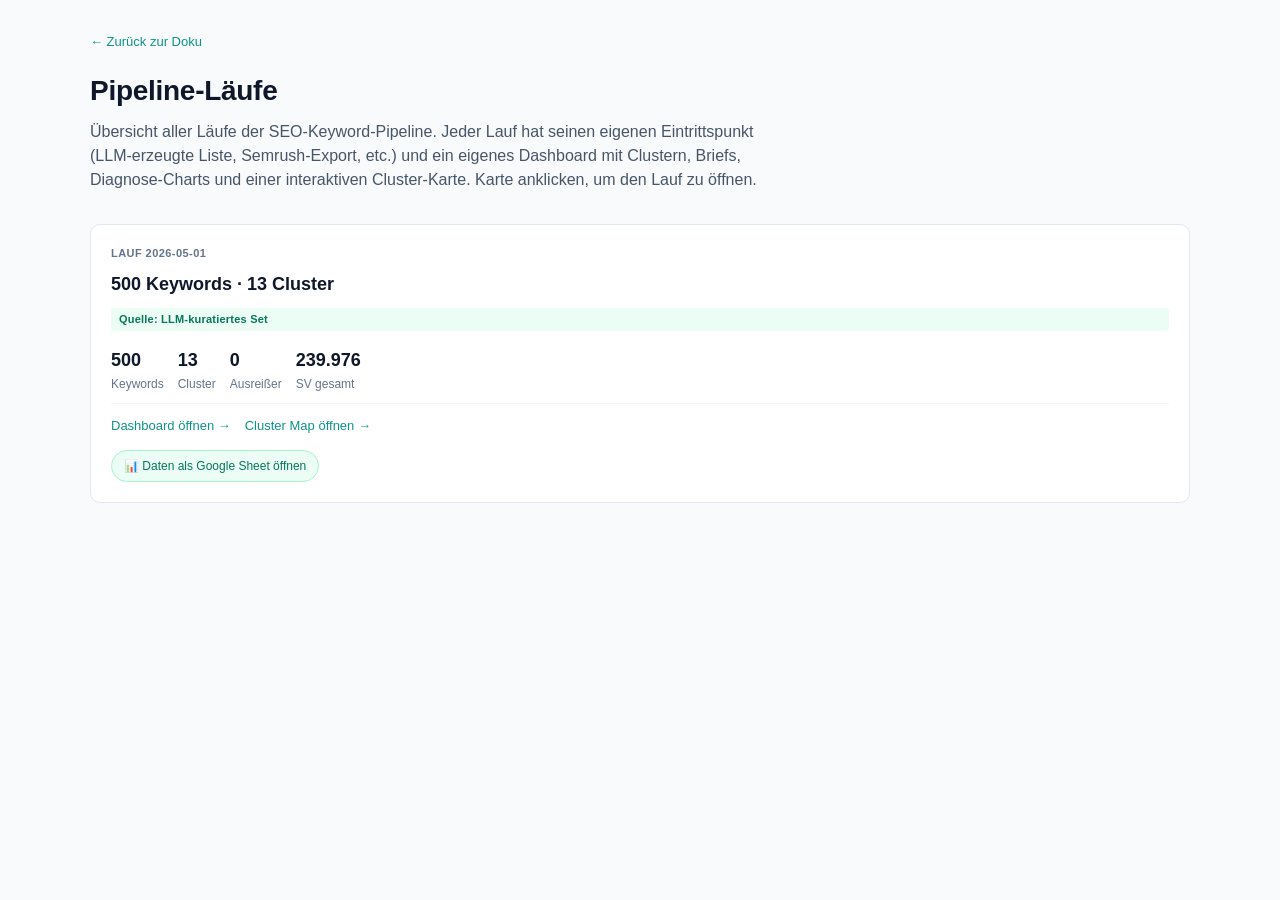
<file: output/reporting/index.html>
<!DOCTYPE html>
<html lang="de"><head><meta charset="utf-8">
<meta name="viewport" content="width=device-width, initial-scale=1">
<title>Pipeline-Läufe · zvoove SEO Pipeline</title>
<style>
*{box-sizing:border-box}
body{font-family:-apple-system,BlinkMacSystemFont,Segoe UI,sans-serif;
     color:#0f172a;background:#f8fafc;margin:0;padding:32px 24px;line-height:1.5}
.wrap{max-width:1100px;margin:0 auto}
.back-nav{display:flex;gap:14px;margin:0 0 18px;flex-wrap:wrap}
.back-link{font-size:13px;color:#0d9488;text-decoration:none;font-weight:500}
.back-link:hover{text-decoration:underline}
header{margin-bottom:32px}
h1{font-size:28px;margin:0 0 8px;letter-spacing:-0.01em}
.lead{color:#475569;margin:0;max-width:680px}
.grid{display:grid;grid-template-columns:repeat(auto-fit,minmax(320px,1fr));gap:16px;margin-top:24px}
.card{background:white;border:1px solid #e2e8f0;border-radius:10px;padding:20px;
      transition:border-color .15s,transform .15s;display:flex;flex-direction:column;gap:10px}
.card:hover{border-color:#0d9488;transform:translateY(-1px)}
.card-id{font-size:11px;font-weight:600;color:#64748b;text-transform:uppercase;
         letter-spacing:0.04em;margin:0}
.card-title{font-size:18px;font-weight:600;margin:0;color:#0f172a;text-decoration:none}
.card-title:hover{color:#0d9488}
.kpi-row{display:flex;flex-wrap:wrap;gap:14px;margin-top:6px}
.kpi{font-size:13px}
.kpi b{display:block;font-size:18px;color:#0f172a}
.kpi span{color:#64748b;font-size:12px}
.source-badge{display:inline-block;font-size:11px;padding:3px 8px;border-radius:4px;
              background:#ecfdf5;color:#047857;font-weight:600;letter-spacing:0.02em}
.card-actions{display:flex;gap:14px;margin-top:auto;padding-top:12px;
              border-top:1px solid #f1f5f9;font-size:13px}
.card-actions a{color:#0d9488;text-decoration:none;font-weight:500}
.card-actions a:hover{text-decoration:underline}
.empty{padding:40px;text-align:center;color:#64748b;border:1px dashed #cbd5e1;border-radius:10px}
.page-footer{margin-top:32px;padding-top:18px;border-top:1px solid #e2e8f0;
             display:flex;flex-wrap:wrap;gap:14px;align-items:center;font-size:13px;color:#475569}
.page-footer a{color:#0d9488;text-decoration:none;font-weight:500}
.page-footer a:hover{text-decoration:underline}
.sheet-pill{display:inline-flex;align-items:center;gap:6px;padding:6px 12px;
            background:#ecfdf5;border:1px solid #a7f3d0;border-radius:999px;color:#047857;
            text-decoration:none;font-size:12px;font-weight:500;align-self:flex-start;margin-top:4px}
.sheet-pill:hover{background:#d1fae5}
</style>
</head><body><div class="wrap">
<nav class="back-nav">
  <a class="back-link" href="../../index.html">← Zurück zur Doku</a>
</nav>
<header>
  <h1>Pipeline-Läufe</h1>
  <p class="lead">Übersicht aller Läufe der SEO-Keyword-Pipeline. Jeder Lauf hat seinen eigenen
  Eintrittspunkt (LLM-erzeugte Liste, Semrush-Export, etc.) und ein eigenes Dashboard mit
  Clustern, Briefs, Diagnose-Charts und einer interaktiven Cluster-Karte. Karte anklicken,
  um den Lauf zu öffnen.</p>
</header>
<div class="grid">
<article class="card">
  <p class="card-id">Lauf 2026-05-01</p>
  <a class="card-title" href="runs/2026-05-01/index.html">500 Keywords · 13 Cluster</a>
  <span class="source-badge" title="Eintrittspunkt: vorab mit Hilfe eines LLM aus den zvoove-Blog-Themen abgeleitete Keyword-Liste (data/keywords.manual.csv, frozen).">Quelle: LLM-kuratiertes Set</span>
  <div class="kpi-row">
    <div class="kpi"><b>500</b><span>Keywords</span></div>
    <div class="kpi"><b>13</b><span>Cluster</span></div>
    <div class="kpi"><b>0</b><span>Ausreißer</span></div>
    <div class="kpi"><b>239.976</b><span>SV gesamt</span></div>
  </div>
  <div class="card-actions">
    <a href="runs/2026-05-01/index.html">Dashboard öffnen →</a>
    <a href="runs/2026-05-01/cluster_map.html">Cluster Map öffnen →</a>
  </div>
  <a class="sheet-pill" href="https://docs.google.com/spreadsheets/d/1JExk1b5M8ljtTkhKHwgmEFH9f2fHgOoOmM2pz020JUQ/edit" target="_blank" rel="noopener">📊 Daten als Google Sheet öffnen</a>
</article></div>
</div></body></html>
</file>
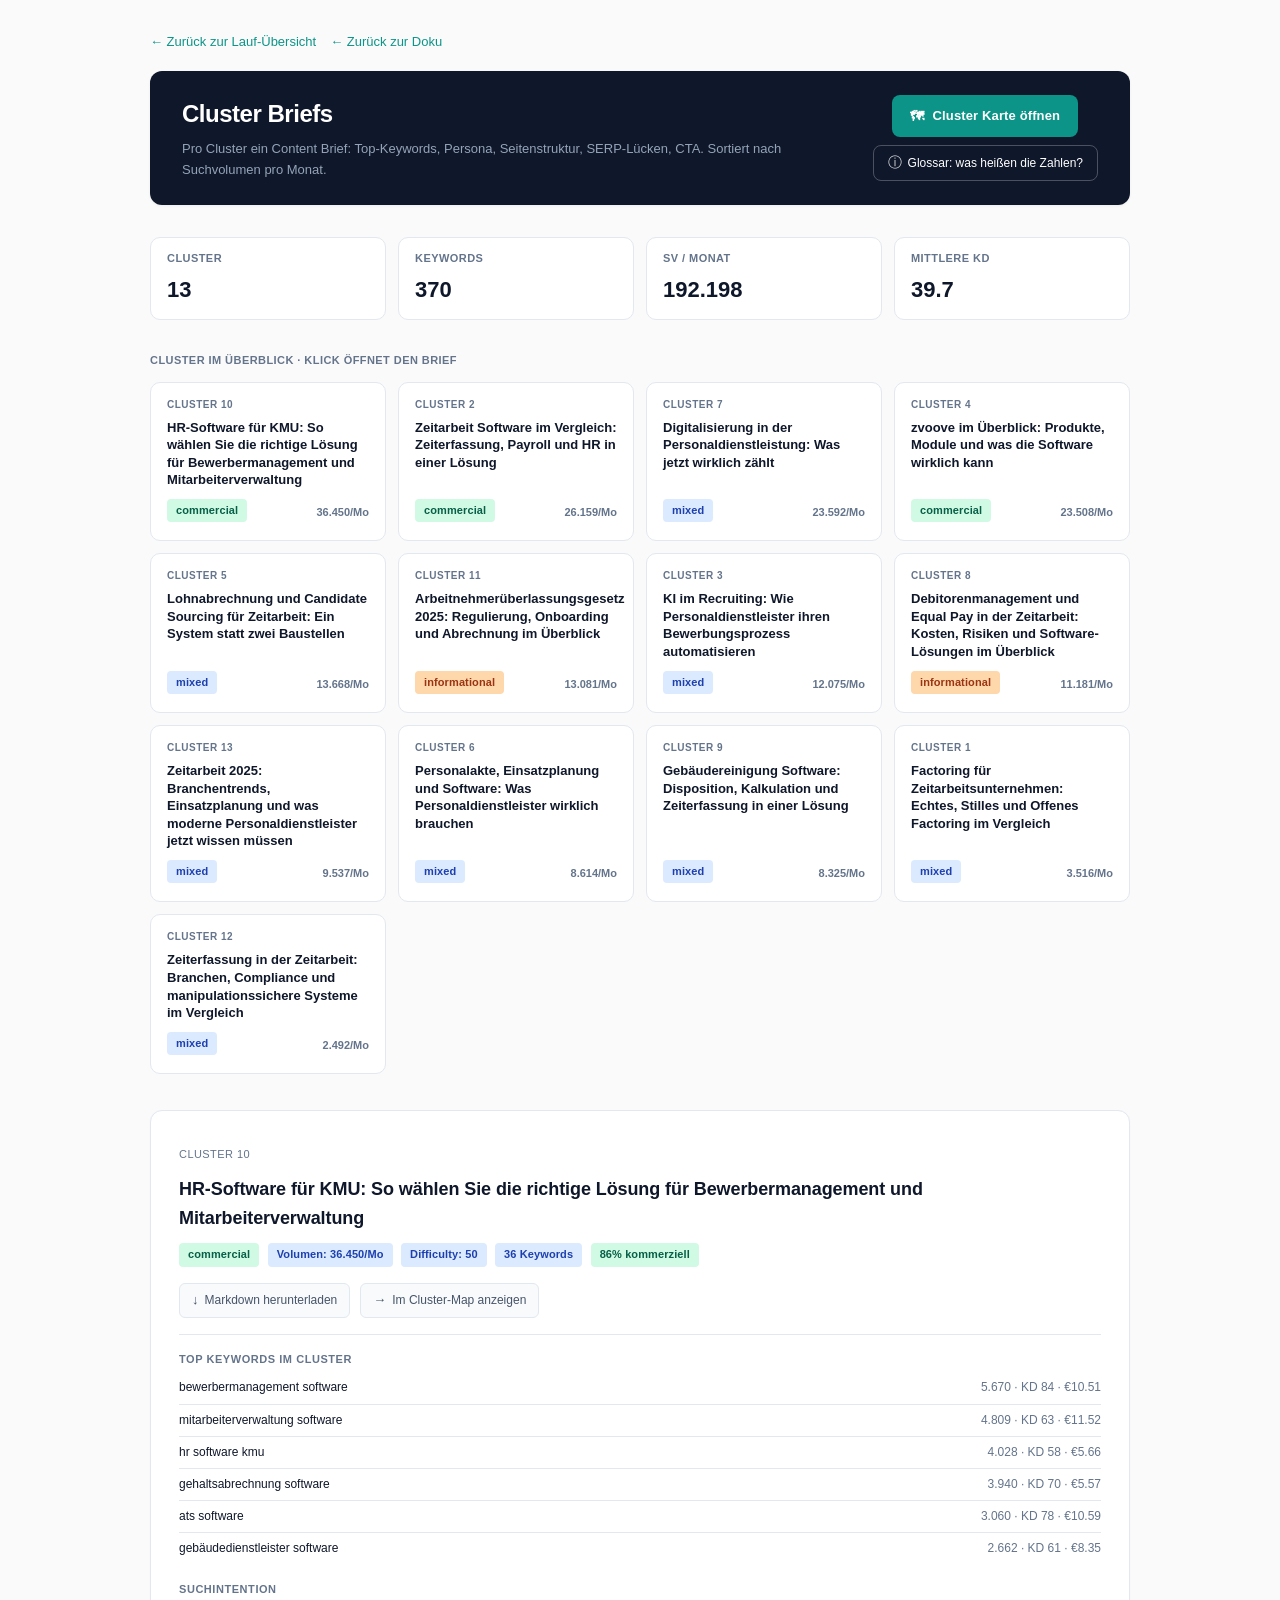
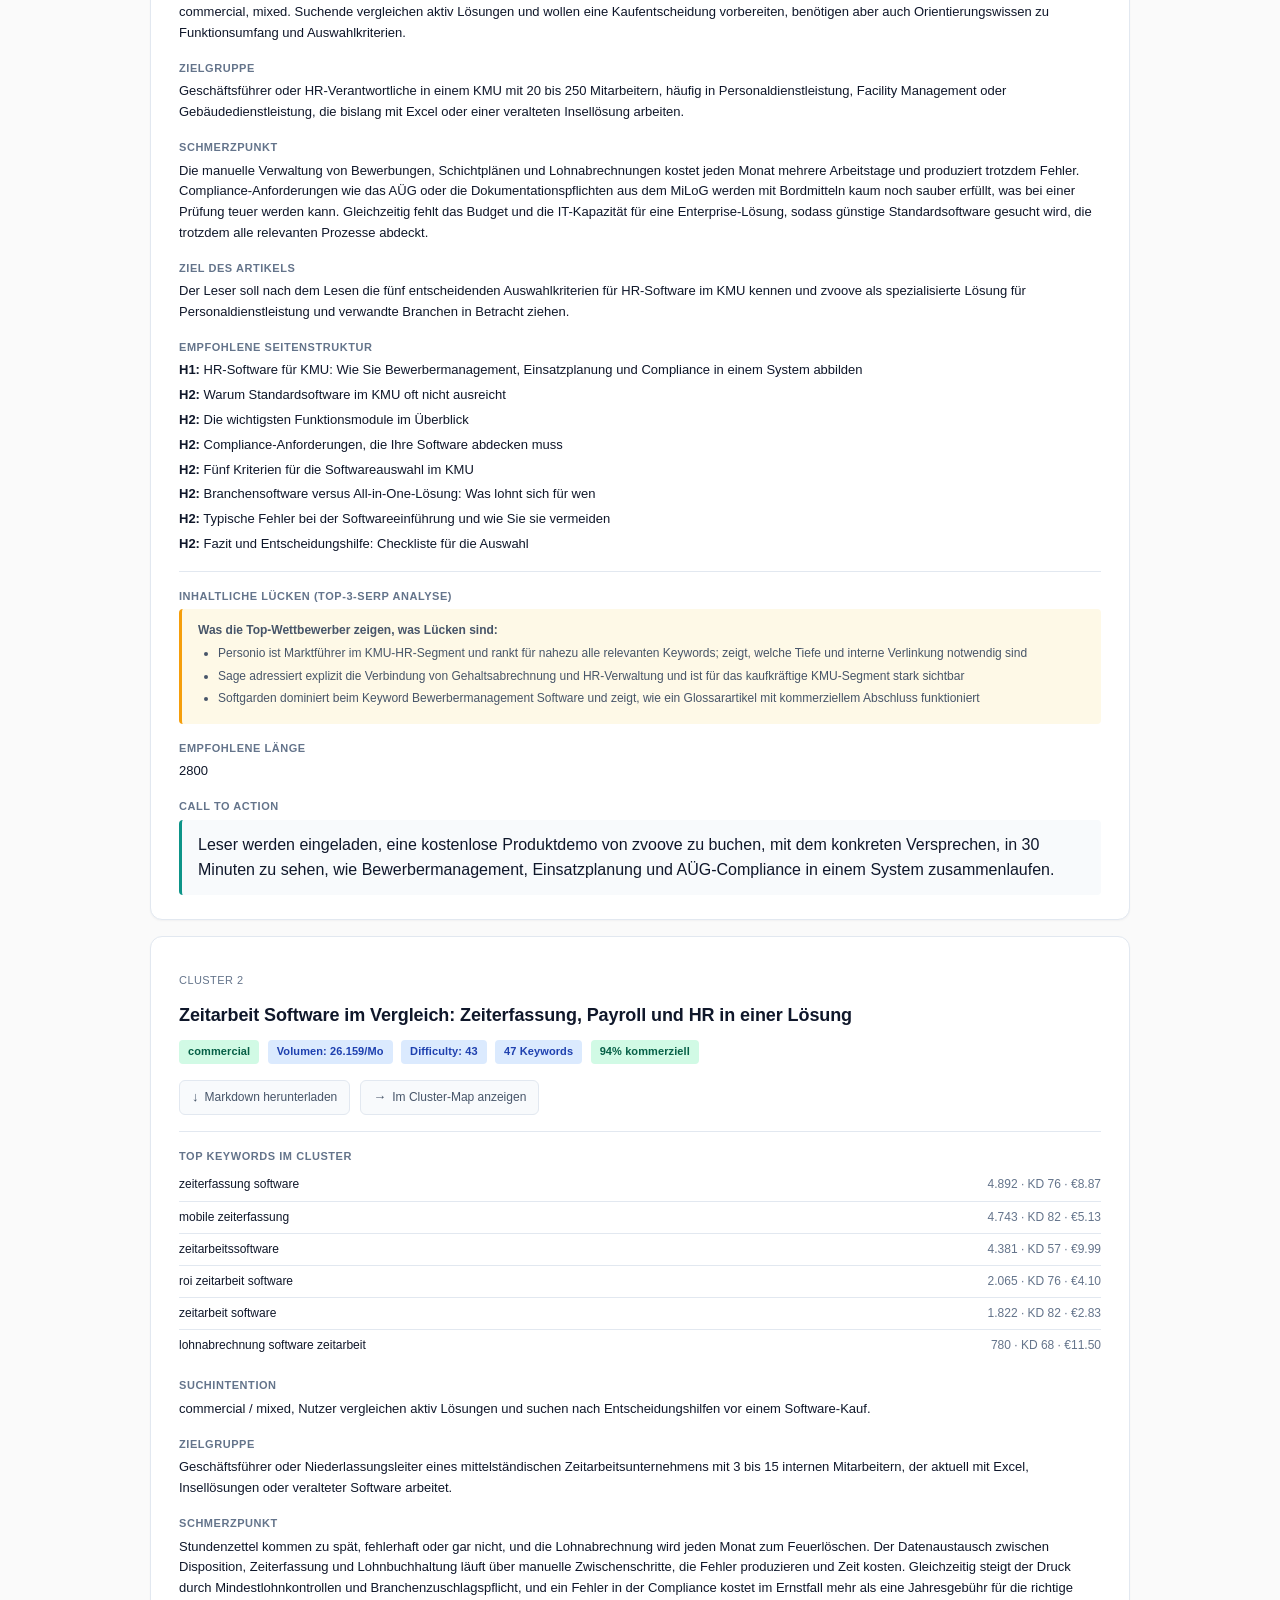
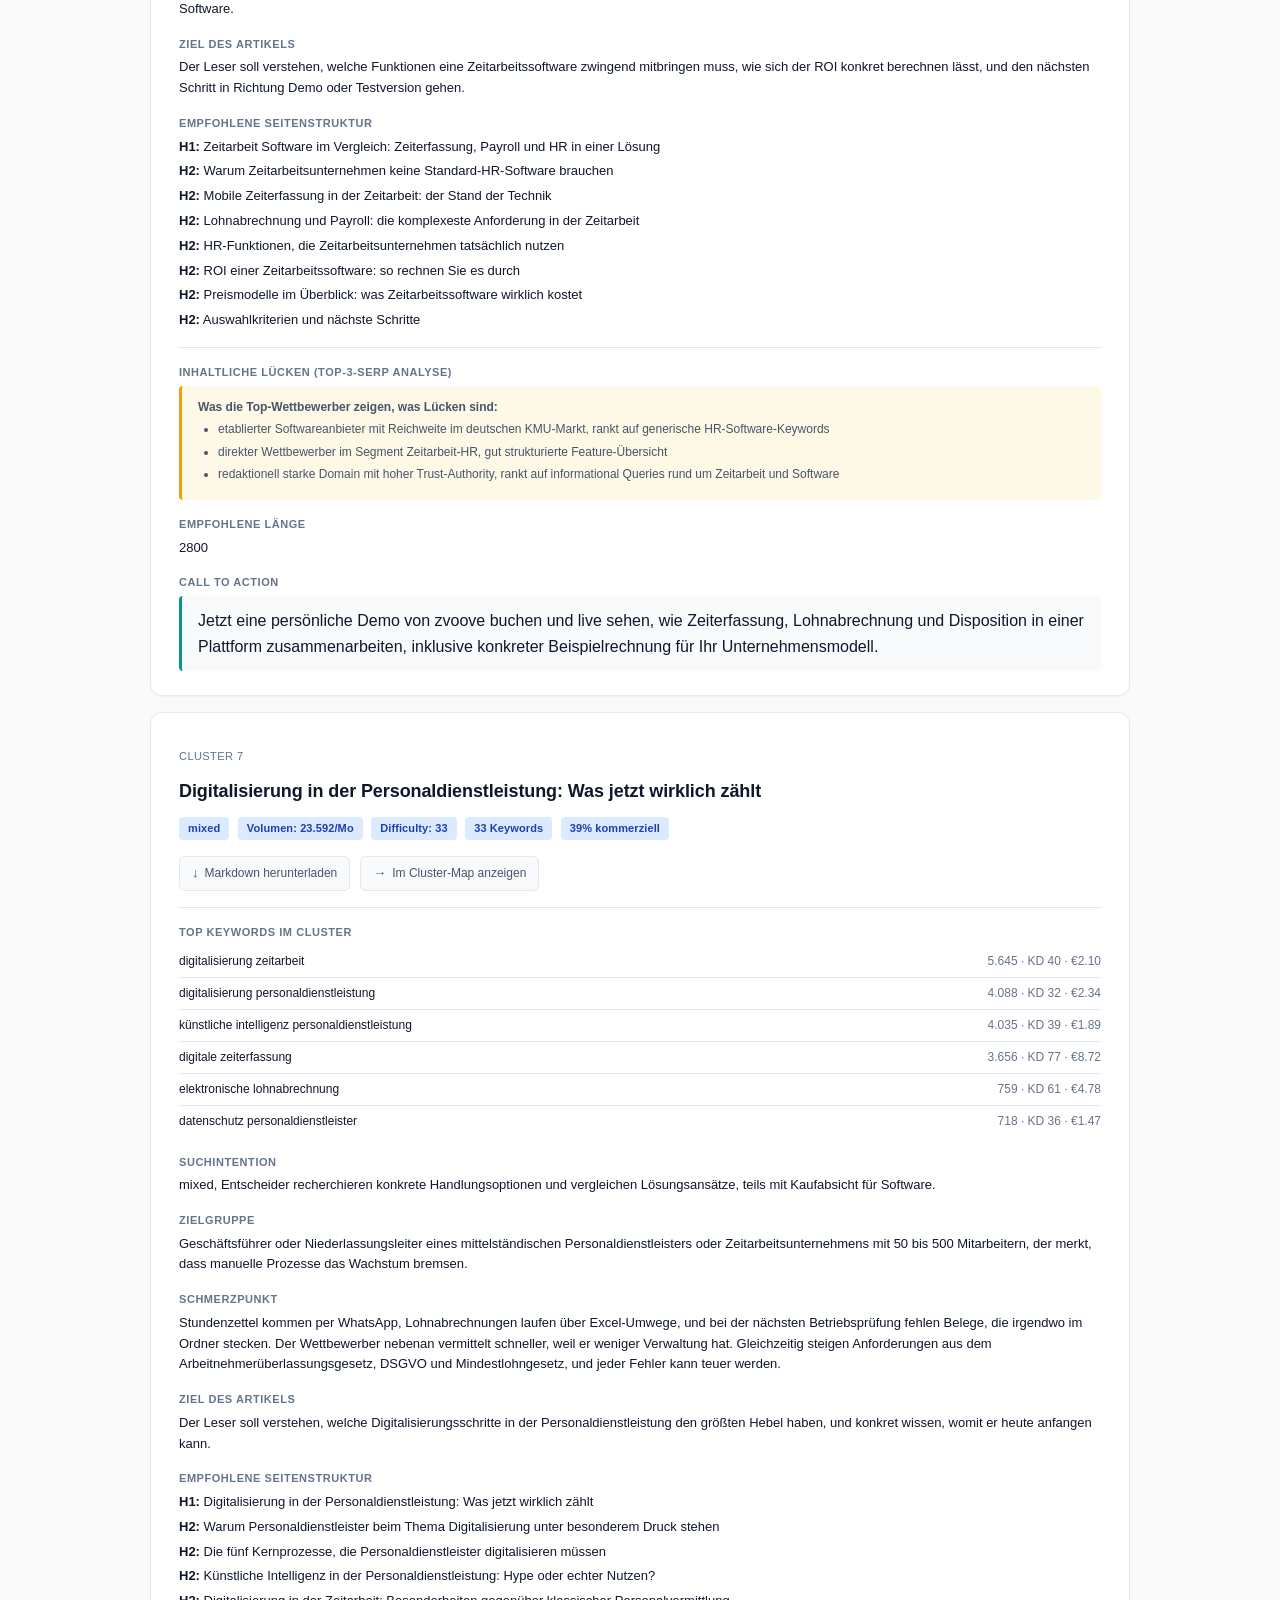
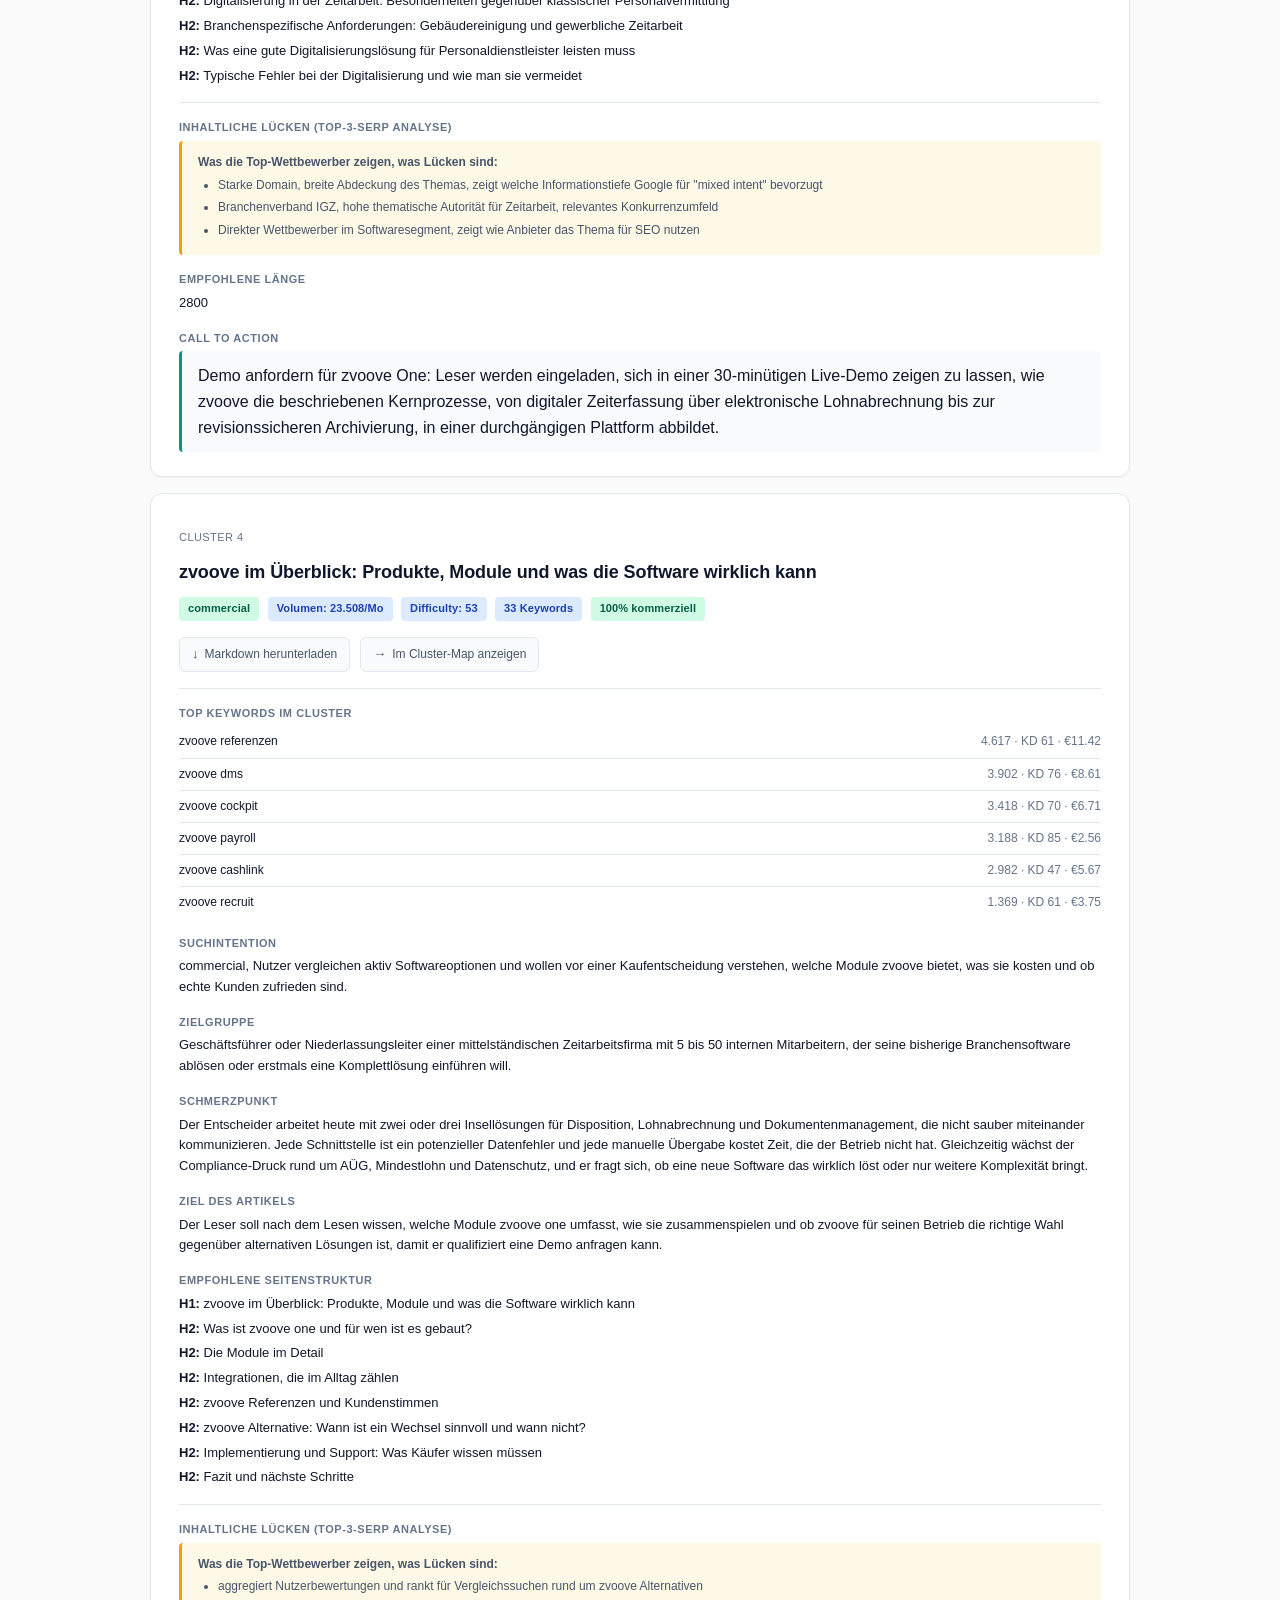
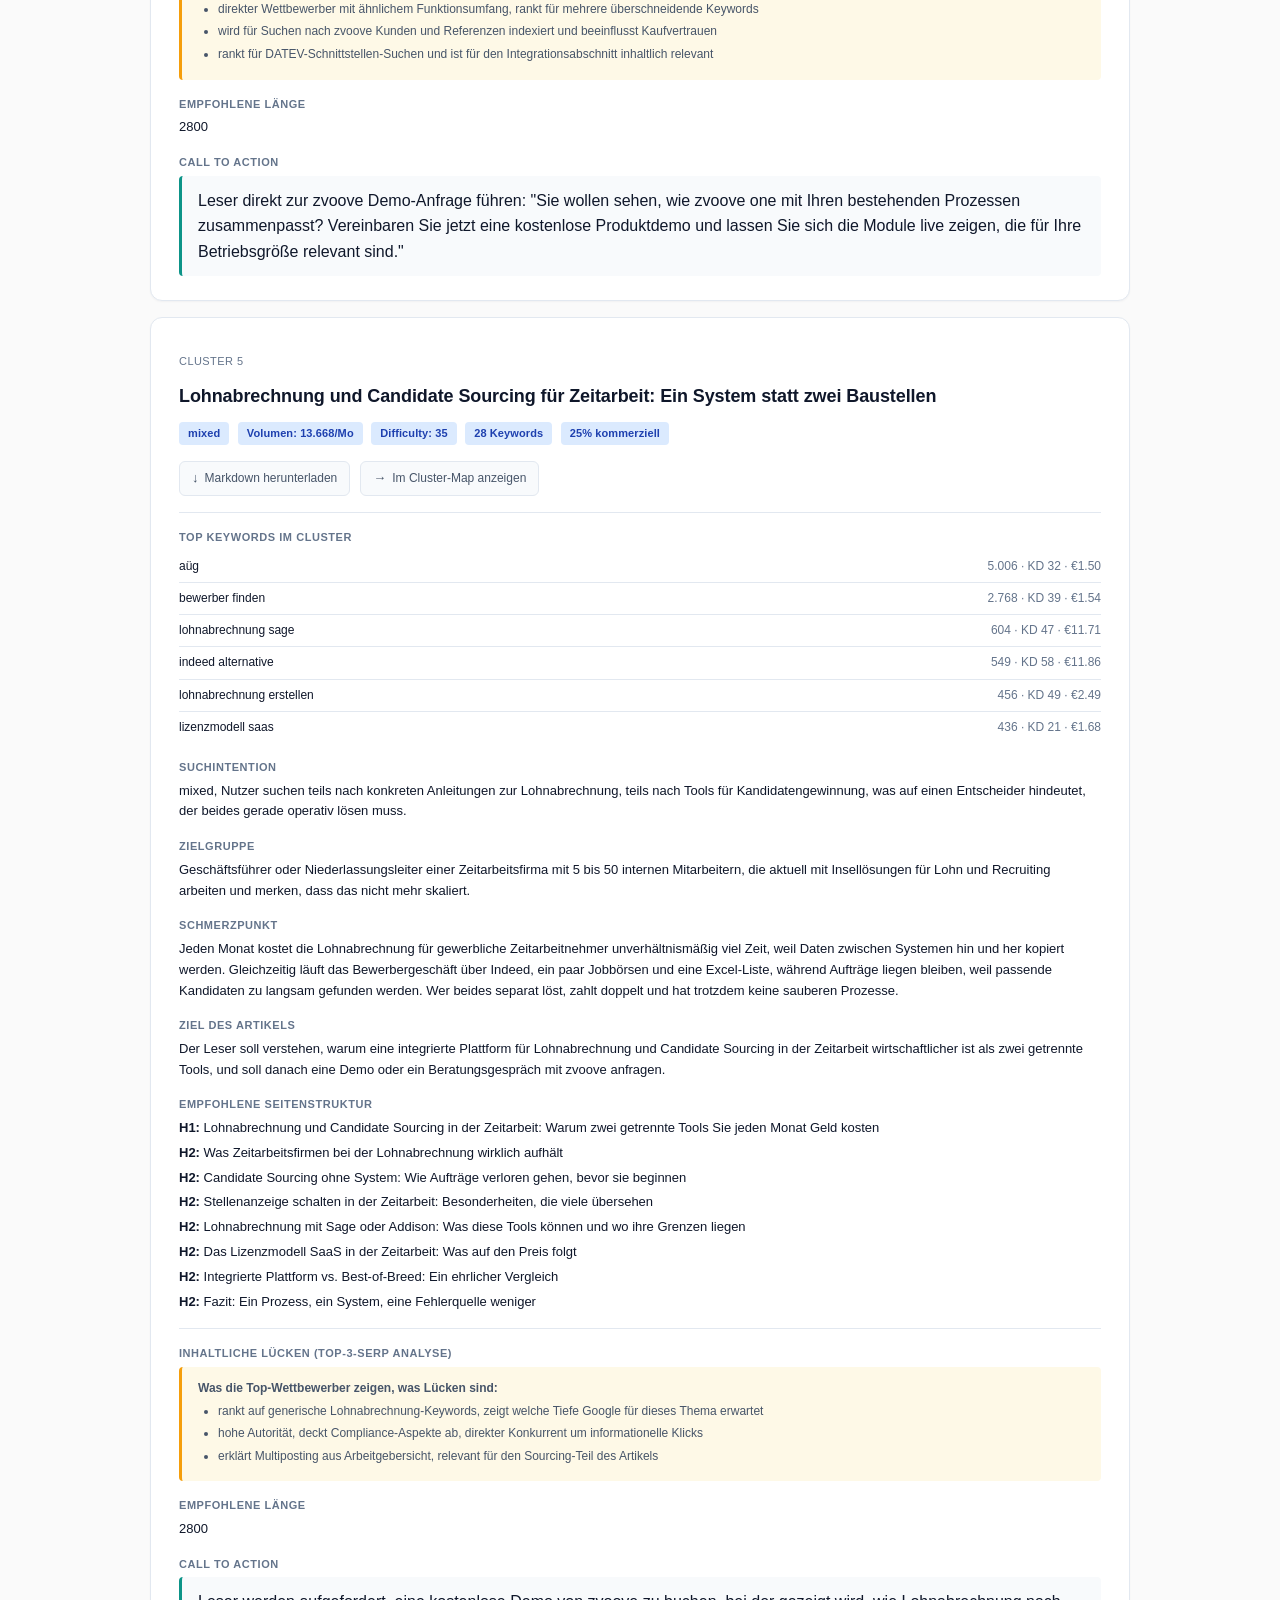
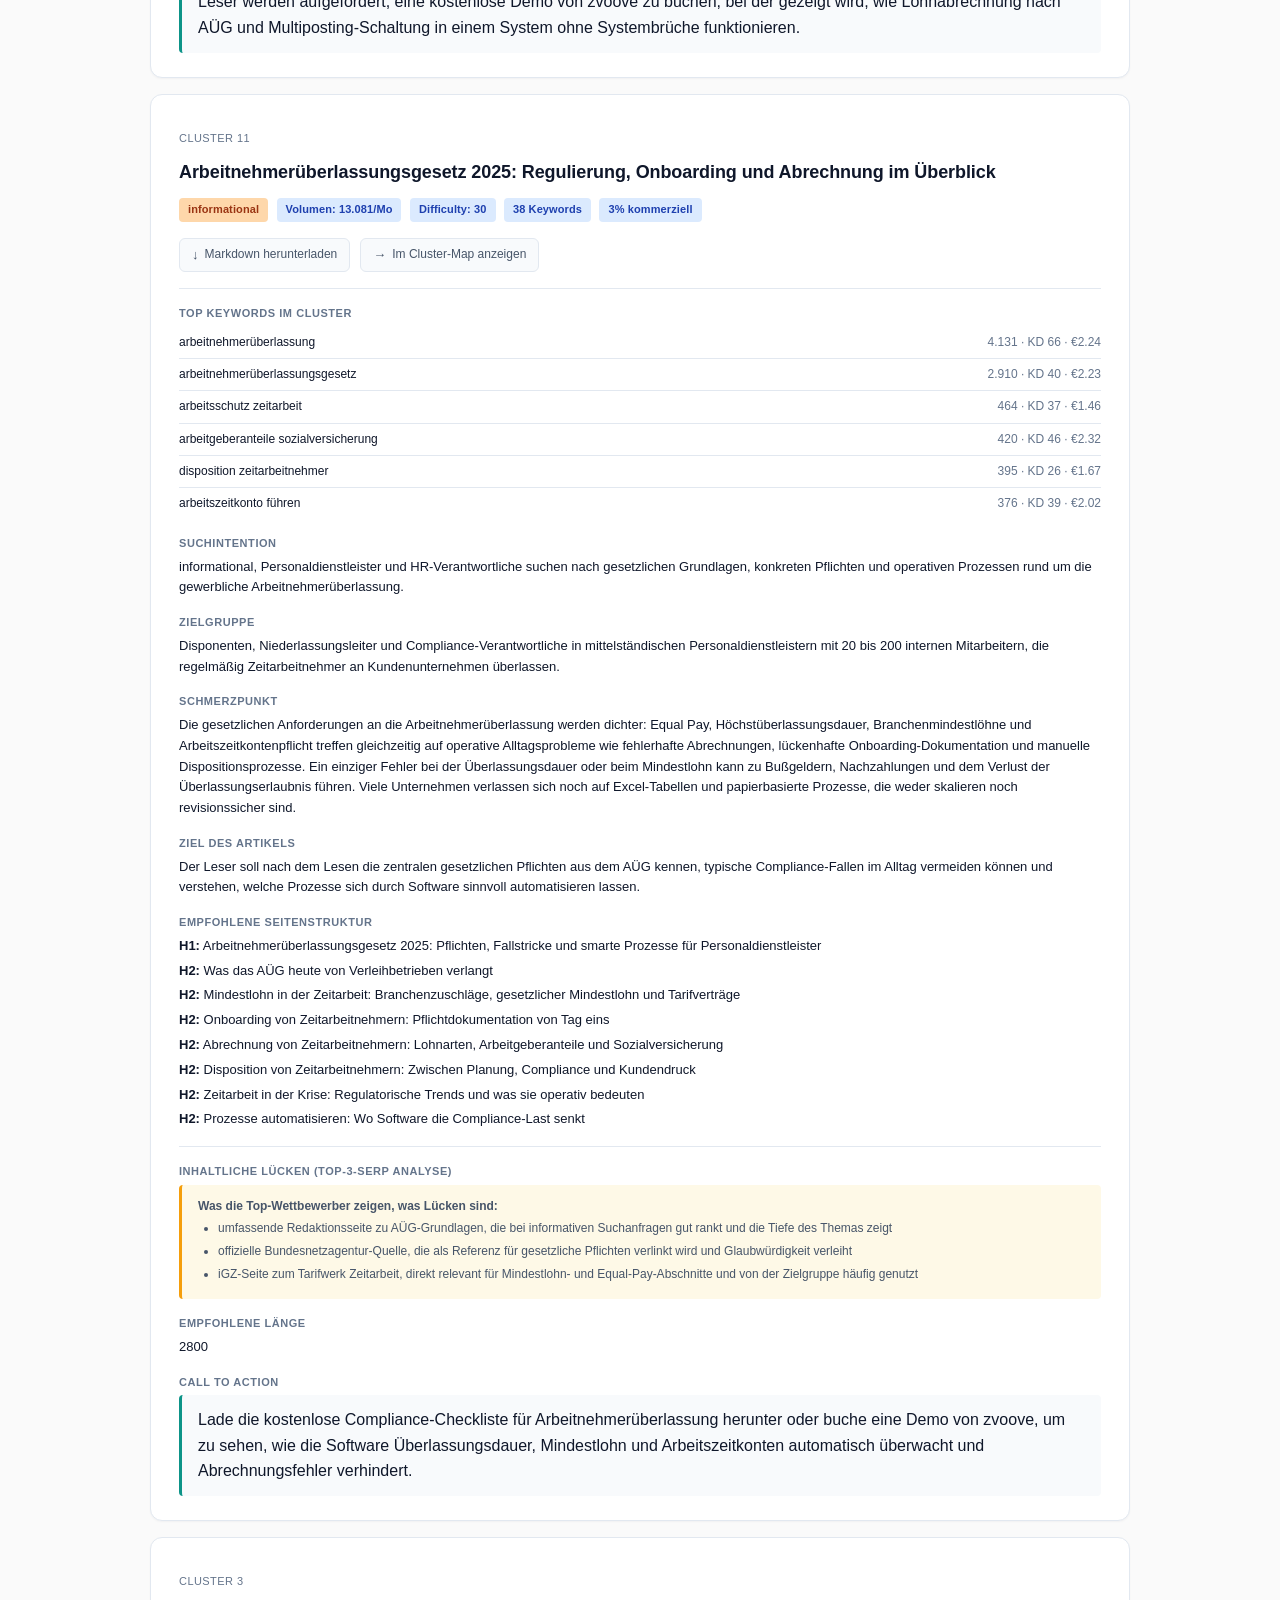
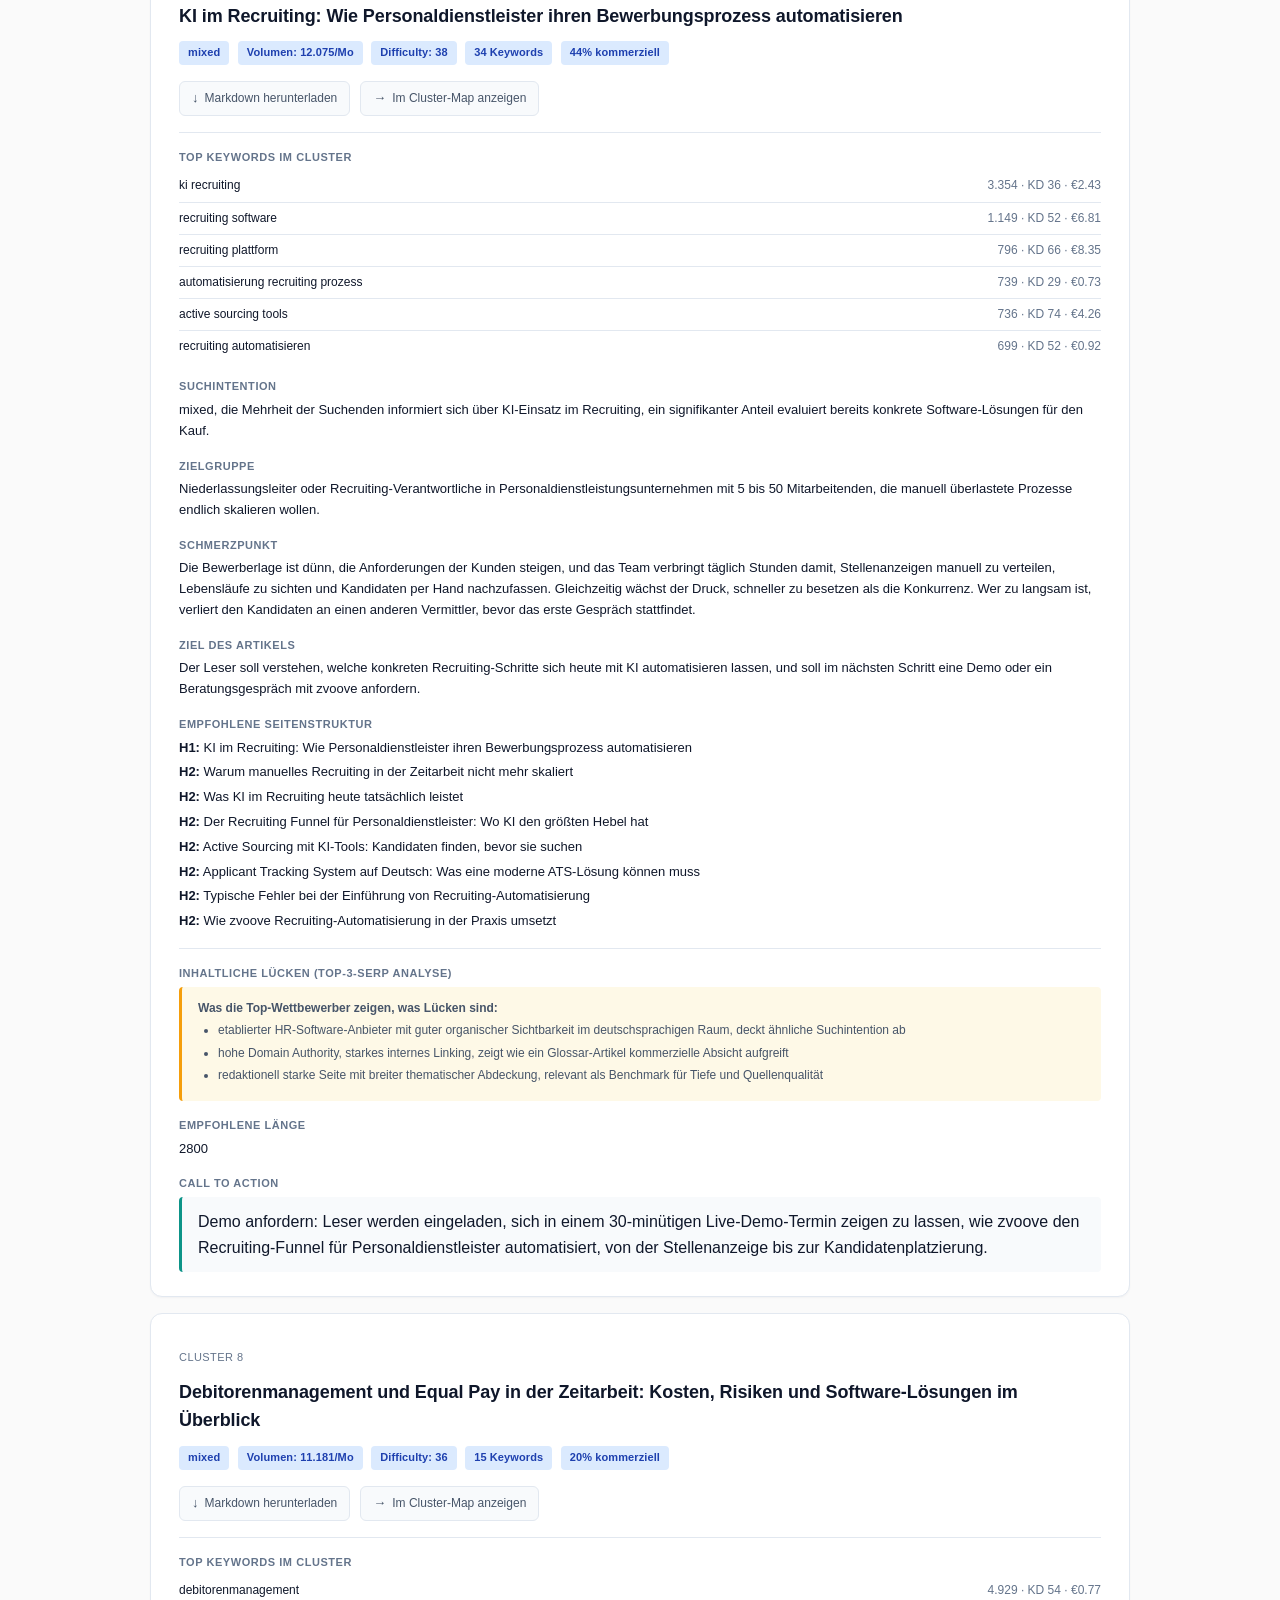
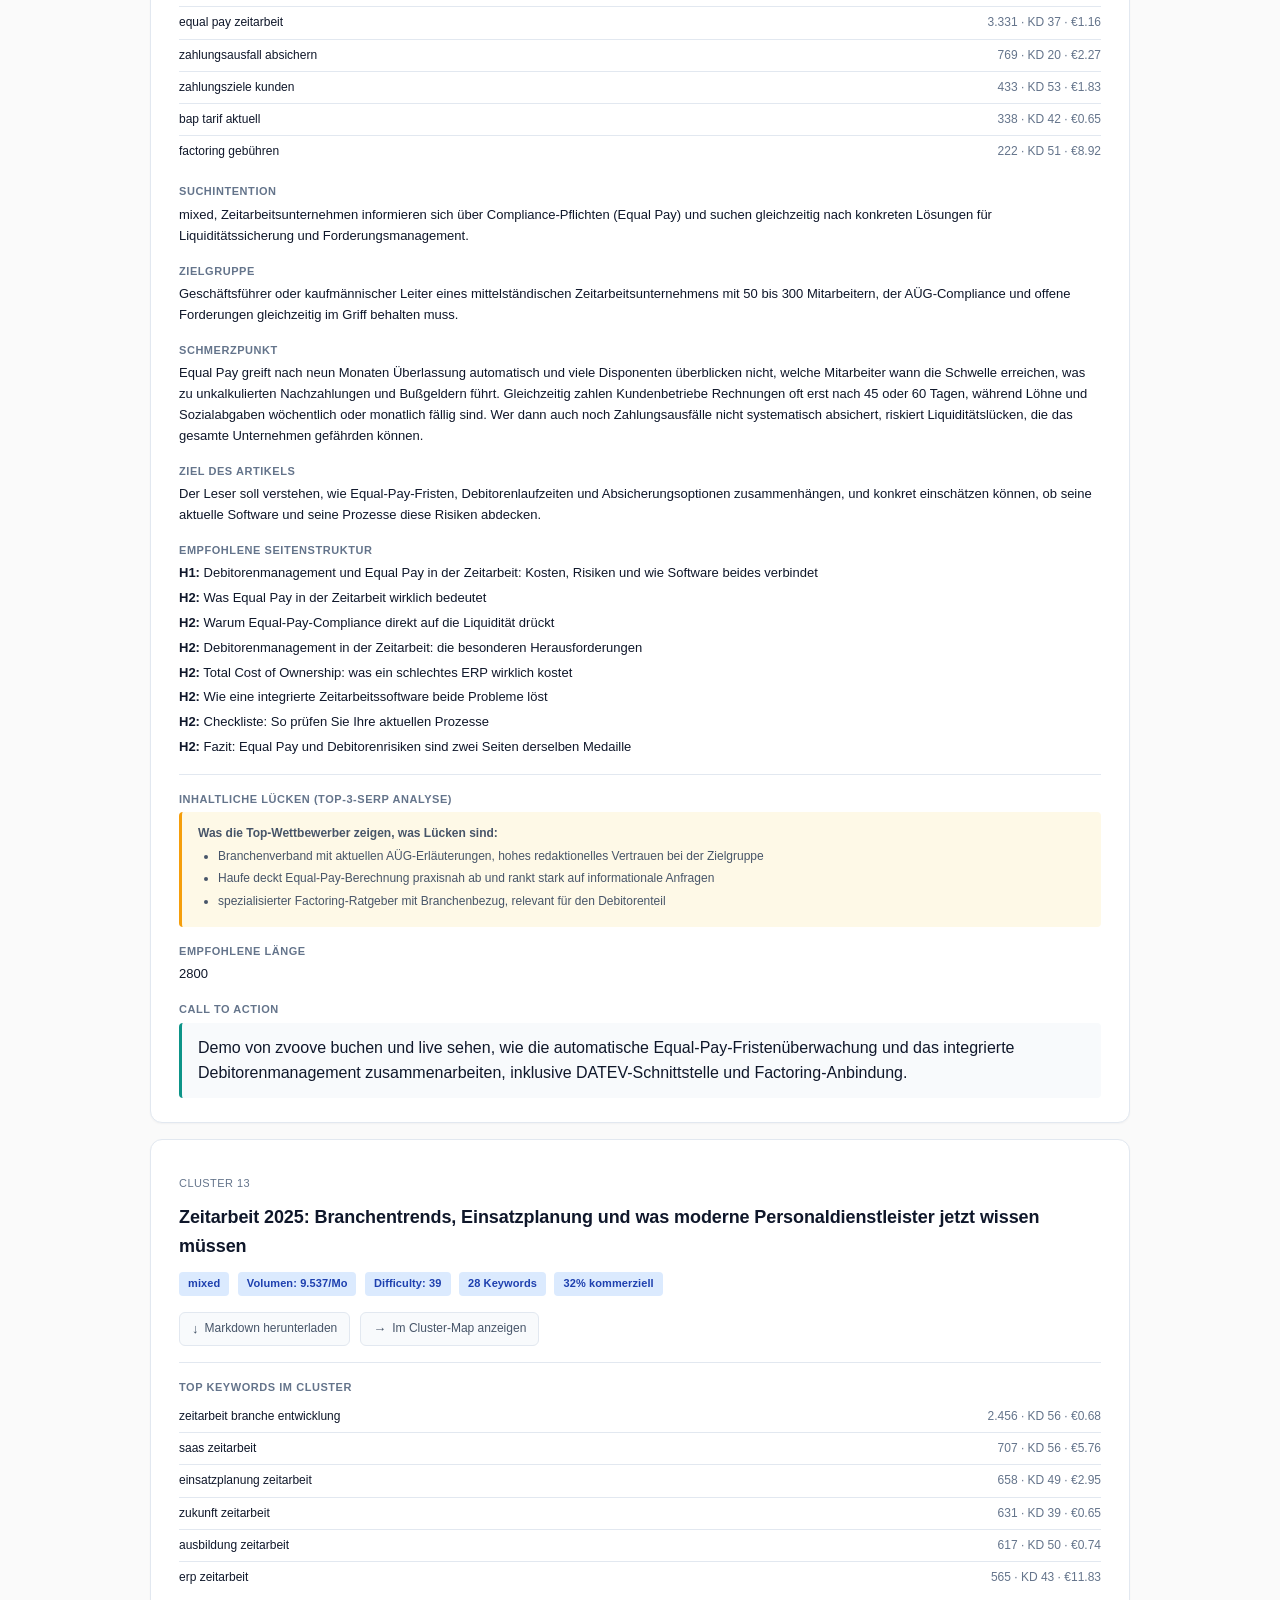
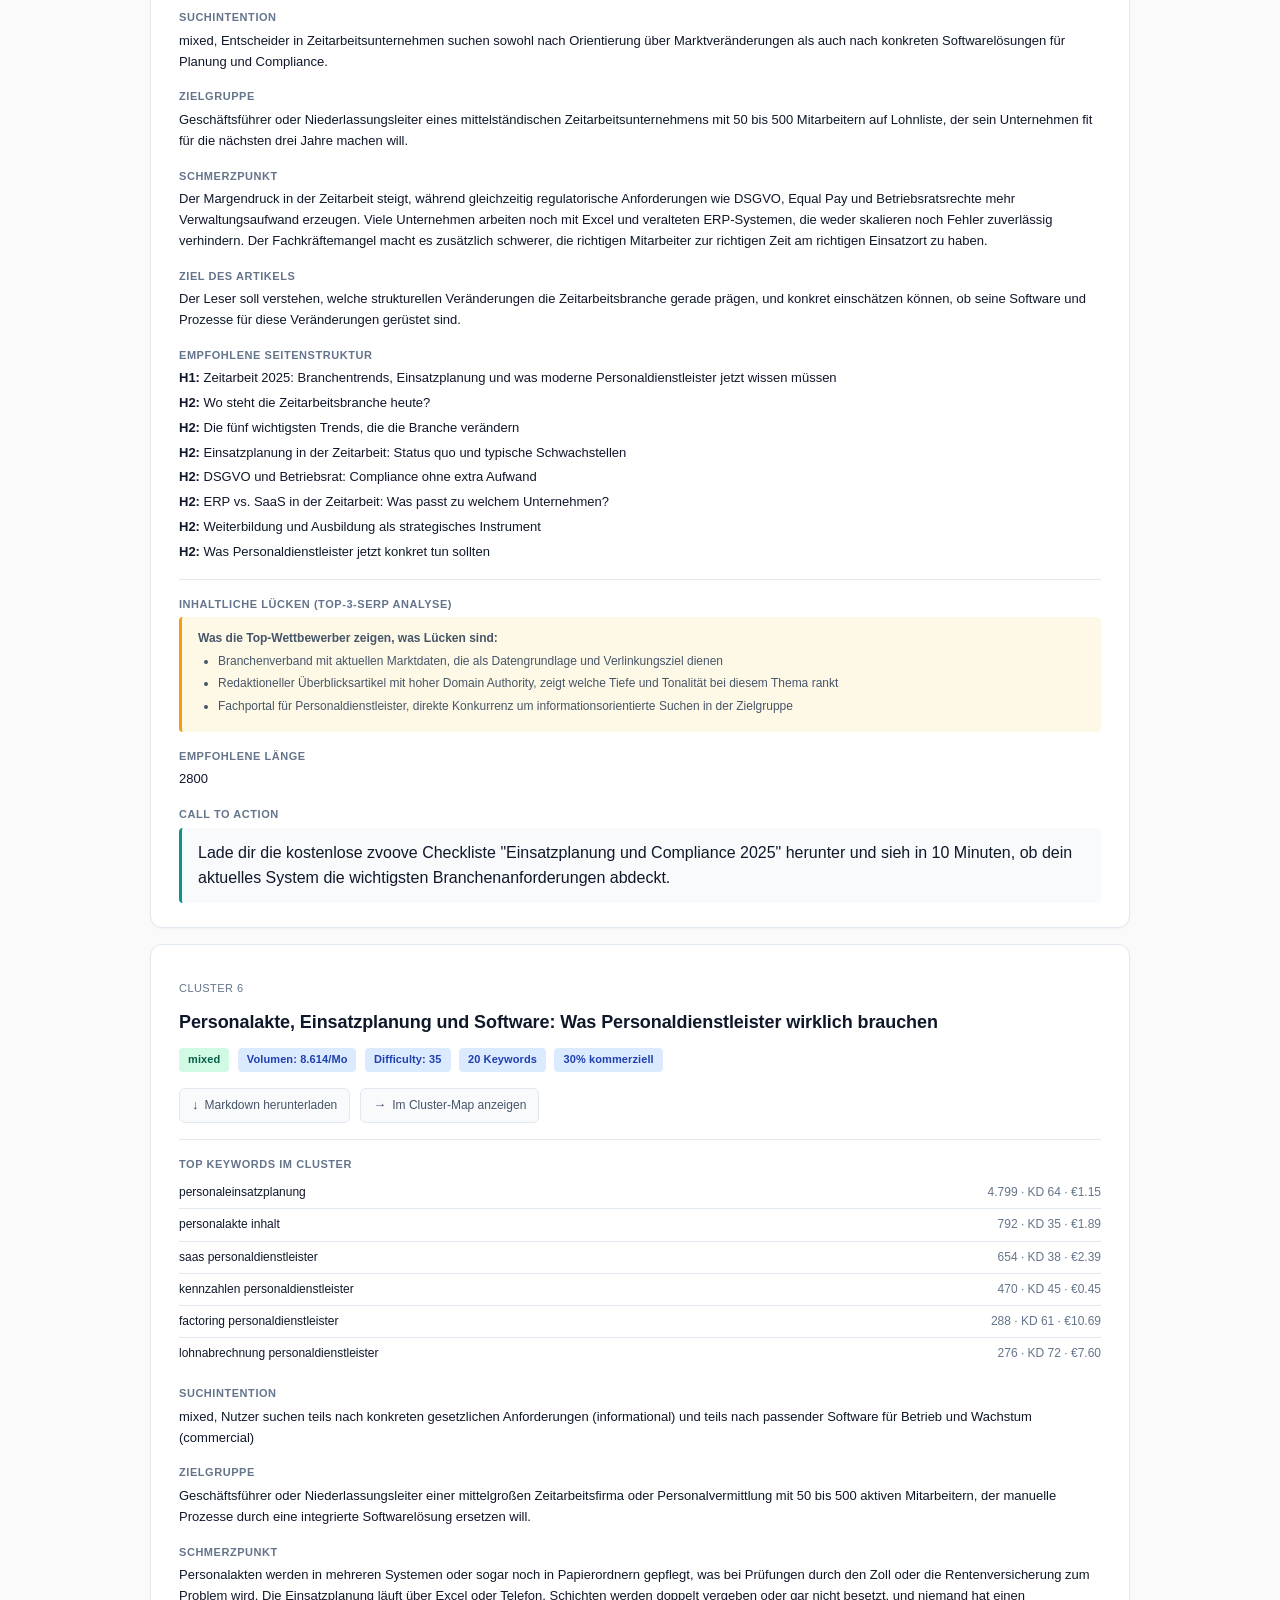
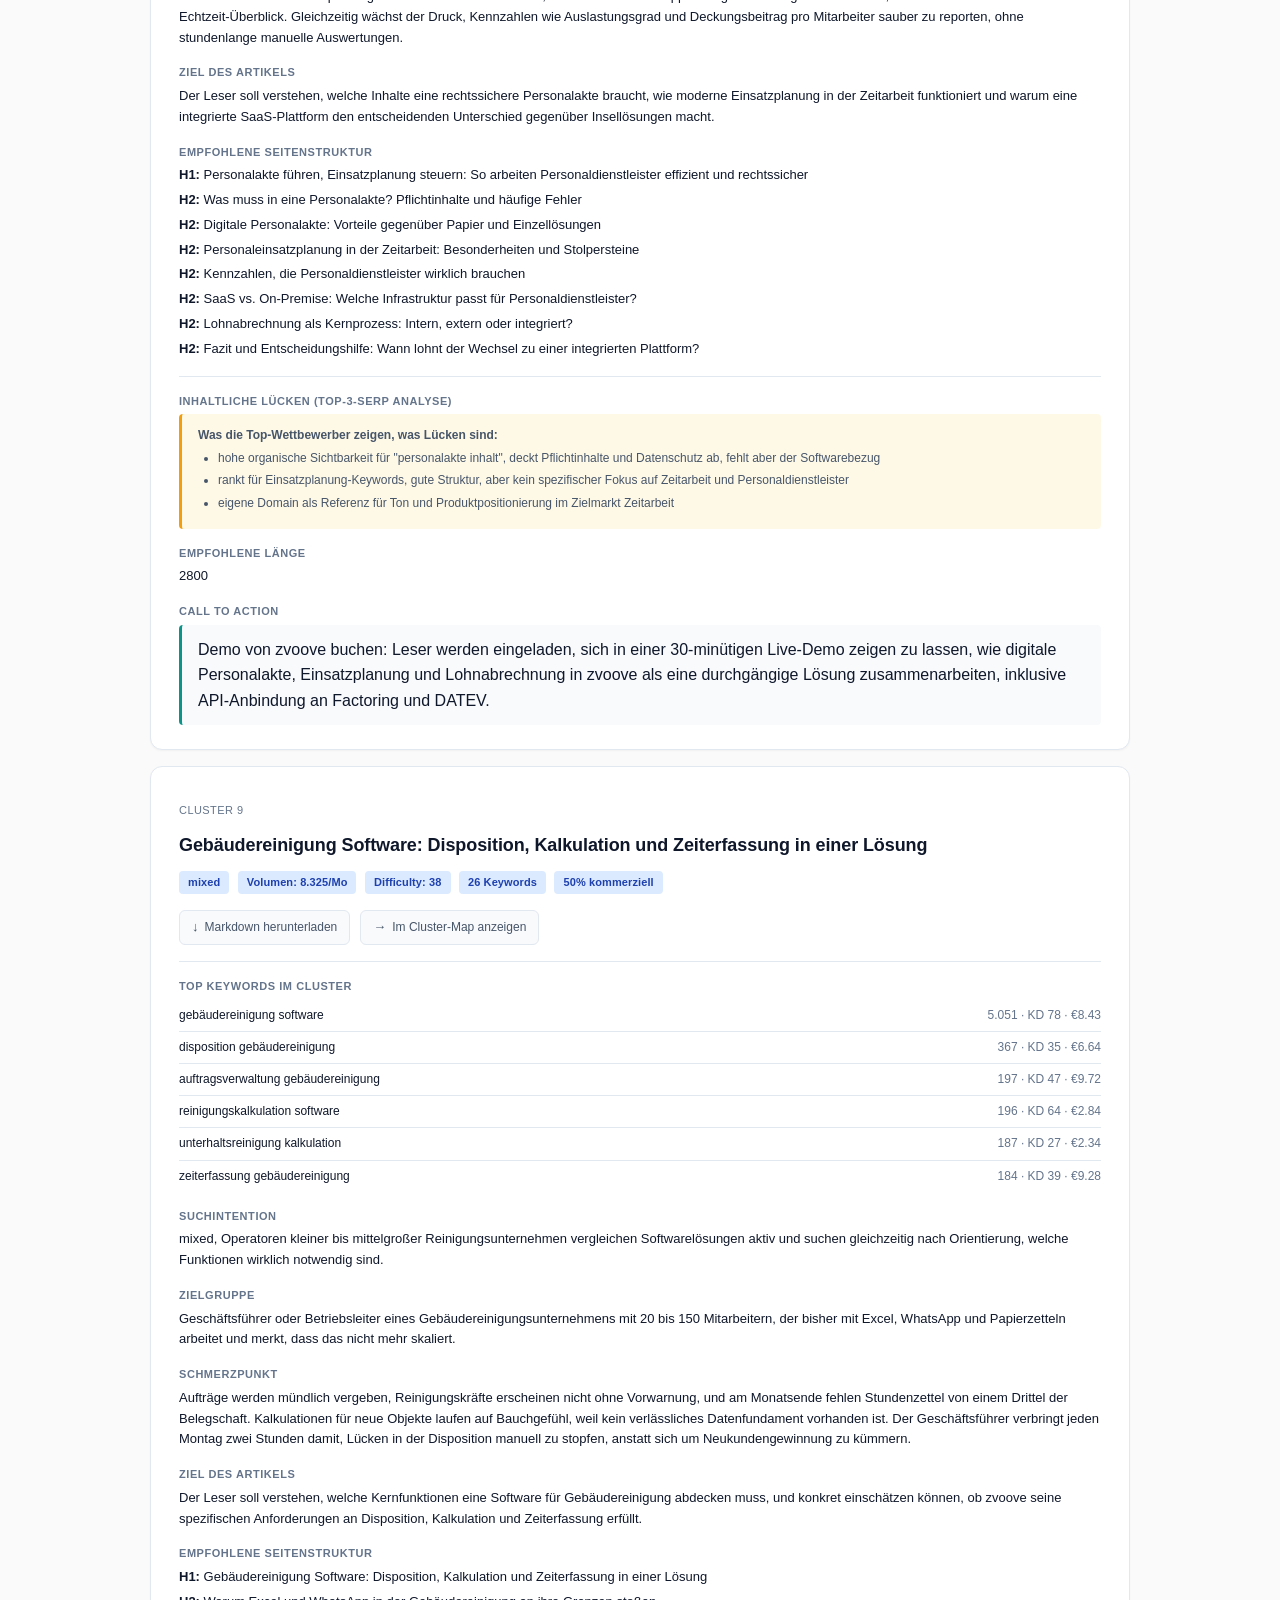
<file: output/reporting/runs/2026-04-30/index.html>
<!DOCTYPE html>
<html lang="de"><head><meta charset="utf-8">
<meta name="viewport" content="width=device-width, initial-scale=1">
<title>Cluster Briefs · zvoove SEO Pipeline</title>
<style>
:root {
  --bg: #fafafa;
  --bg-card: #ffffff;
  --bg-header: #0f172a;
  --bg-row: #f8fafc;
  --border: #e2e8f0;
  --border-strong: #cbd5e1;
  --text: #0f172a;
  --text-muted: #64748b;
  --text-secondary: #475569;
  --primary: #0d9488;
  --primary-dark: #115e59;
  --accent: #f59e0b;
  --badge-info-bg: #dbeafe;
  --badge-info-fg: #1e40af;
  --badge-warn-bg: #fed7aa;
  --badge-warn-fg: #9a3412;
  --badge-ok-bg: #d1fae5;
  --badge-ok-fg: #065f46;
}
html { scroll-behavior: smooth; scroll-padding-top: 16px; background: var(--bg); min-height: 100%; }
* { box-sizing: border-box; }
body { margin: 0; padding: 32px 24px; font-family: -apple-system, BlinkMacSystemFont, "Segoe UI", Roboto, sans-serif;
       background: var(--bg); color: var(--text); line-height: 1.6; }
.wrap { max-width: 980px; margin: 0 auto; }
header { padding: 24px 32px; background: var(--bg-header); color: white; border-radius: 12px;
         margin-bottom: 32px; box-shadow: 0 1px 3px rgba(0,0,0,0.06);
         display: flex; justify-content: space-between; align-items: flex-start; gap: 20px; flex-wrap: wrap; }
header .header-text { flex: 1; min-width: 280px; }
header h1 { margin: 0 0 6px; font-size: 24px; letter-spacing: -0.02em; }
header p { margin: 0; color: #94a3b8; font-size: 13px; }
header .map-cta {
  display: inline-flex; align-items: center; gap: 8px;
  background: var(--primary); color: white; padding: 10px 18px;
  border-radius: 8px; text-decoration: none; font-size: 13px; font-weight: 600;
  letter-spacing: 0.01em; transition: background 0.18s, transform 0.18s;
  white-space: nowrap; align-self: center;
}
header .map-cta:hover { background: var(--primary-dark); transform: translateY(-1px); }
header .map-cta::before { content: "🗺"; font-size: 14px; }
header .header-actions { display: flex; flex-direction: column; gap: 8px; align-self: center; }
header .glossar-btn {
  display: inline-flex; align-items: center; gap: 6px;
  background: transparent; color: white; padding: 8px 14px;
  border: 1px solid rgba(255,255,255,0.25); border-radius: 8px;
  text-decoration: none; font-size: 12px; font-weight: 500;
  cursor: pointer; font-family: inherit;
  transition: background 0.18s, border-color 0.18s;
  white-space: nowrap;
}
header .glossar-btn:hover { background: rgba(255,255,255,0.08); border-color: rgba(255,255,255,0.4); }
header .glossar-btn::before { content: "ⓘ"; font-size: 14px; opacity: 0.85; }

/* Modal */
.modal-overlay {
  position: fixed; inset: 0;
  background: rgba(15, 23, 42, 0.65); backdrop-filter: blur(2px);
  display: none; z-index: 100; overflow-y: auto;
  padding: 40px 16px;
  animation: fadein 0.18s ease;
}
.modal-overlay.open { display: flex; align-items: flex-start; justify-content: center; }
@keyframes fadein { from { opacity: 0; } to { opacity: 1; } }
.modal {
  background: var(--bg-card); border-radius: 12px;
  max-width: 760px; width: 100%; padding: 32px 36px 28px;
  box-shadow: 0 20px 60px rgba(0,0,0,0.35);
  position: relative; animation: slidein 0.22s ease;
}
@keyframes slidein { from { transform: translateY(-12px); opacity: 0; } to { transform: translateY(0); opacity: 1; } }
.modal-close {
  position: absolute; top: 14px; right: 14px;
  width: 32px; height: 32px; border-radius: 6px;
  background: transparent; border: none; cursor: pointer;
  color: var(--text-muted); font-size: 20px; line-height: 1;
  display: flex; align-items: center; justify-content: center;
  transition: background 0.15s, color 0.15s;
}
.modal-close:hover { background: var(--bg-row); color: var(--text); }
.modal h2 { margin: 0 0 6px; font-size: 22px; letter-spacing: -0.01em; }
.modal .modal-sub { color: var(--text-muted); font-size: 13px; margin: 0 0 24px; }
.modal h3 { font-size: 13px; margin: 24px 0 10px; color: var(--text); font-weight: 600;
            text-transform: uppercase; letter-spacing: 0.05em; }
.modal h3:first-of-type { margin-top: 8px; }
.modal table { width: 100%; border-collapse: collapse; margin: 0 0 8px; font-size: 13px; }
.modal table th { text-align: left; padding: 8px 12px; border-bottom: 2px solid var(--border);
                  color: var(--text-muted); font-weight: 600; font-size: 11px;
                  text-transform: uppercase; letter-spacing: 0.04em; }
.modal table td { padding: 8px 12px; border-bottom: 1px solid var(--border); vertical-align: top;
                  color: var(--text-secondary); line-height: 1.5; }
.modal table td:first-child { font-weight: 600; color: var(--text); white-space: nowrap; }
.modal table tr:last-child td { border-bottom: none; }
.modal .note { background: #fef9e7; border-left: 3px solid var(--accent);
               padding: 10px 14px; margin: 18px 0 4px; border-radius: 4px;
               font-size: 12px; line-height: 1.55; color: var(--text-secondary); }
.minigrid-label { font-size: 11px; font-weight: 600; color: var(--text-muted);
                  text-transform: uppercase; letter-spacing: 0.04em; margin: 0 0 12px; }
.mini-grid { display: grid; grid-template-columns: repeat(auto-fit, minmax(220px, 1fr));
             gap: 12px; margin-bottom: 36px; }
.mini-card { display: flex; flex-direction: column; justify-content: space-between;
             background: var(--bg-card); border: 1px solid var(--border);
             border-radius: 10px; padding: 14px 16px; text-decoration: none;
             color: var(--text); min-height: 132px;
             transition: transform 0.18s, box-shadow 0.18s, border-color 0.18s; }
.mini-card:hover { transform: translateY(-2px); box-shadow: 0 4px 16px rgba(15,23,42,0.08);
                   border-color: var(--primary); }
.mini-id { font-size: 10px; color: var(--text-muted); text-transform: uppercase;
           letter-spacing: 0.05em; margin-bottom: 6px; font-weight: 600; }
.mini-title { font-size: 13px; font-weight: 600; line-height: 1.35;
              margin-bottom: 10px; color: var(--text); }
.mini-meta { display: flex; justify-content: space-between; align-items: center;
             gap: 6px; flex-wrap: wrap; }
.mini-sv { font-size: 11px; color: var(--text-muted); font-variant-numeric: tabular-nums;
           font-weight: 600; }
.summary-row { display: grid; grid-template-columns: repeat(auto-fit, minmax(140px, 1fr)); gap: 12px;
               margin: 24px 0 32px; }
.summary-cell { background: var(--bg-card); border: 1px solid var(--border); border-radius: 10px;
                padding: 12px 16px; }
.summary-cell .label { font-size: 11px; font-weight: 600; color: var(--text-muted);
                       text-transform: uppercase; letter-spacing: 0.04em; }
.summary-cell .value { font-size: 22px; font-weight: 700; margin-top: 4px;
                       font-variant-numeric: tabular-nums; color: var(--text); }
.card { background: var(--bg-card); border: 1px solid var(--border); border-radius: 12px;
        padding: 24px 28px; margin-bottom: 16px;
        box-shadow: 0 1px 2px rgba(15,23,42,0.04); transition: box-shadow 0.18s, transform 0.18s; }
.card:hover { box-shadow: 0 4px 16px rgba(15,23,42,0.08); transform: translateY(-1px); }
.section-label { font-size: 11px; font-weight: 600; color: var(--text-muted);
                 text-transform: uppercase; letter-spacing: 0.05em; margin: 0 0 4px; }
.section-value { font-size: 13px; color: var(--text); margin: 0 0 16px; line-height: 1.6; }
.section-value.struct { margin-bottom: 4px; }
.cluster-title { font-size: 18px; font-weight: 600; margin: 0 0 6px; color: var(--text); letter-spacing: -0.005em; }
.cluster-id { font-size: 11px; color: var(--text-muted); font-weight: 500; letter-spacing: 0.04em;
              text-transform: uppercase; }
.brief-actions { display: flex; gap: 10px; margin: 12px 0 0; flex-wrap: wrap; }
.action-link { display: inline-flex; align-items: center; gap: 6px;
               font-size: 12px; font-weight: 500; padding: 6px 12px;
               background: var(--bg-row); color: var(--text-secondary);
               border: 1px solid var(--border); border-radius: 6px;
               text-decoration: none;
               transition: background 0.15s, border-color 0.15s, color 0.15s; }
.action-link:hover { background: var(--bg-card); color: var(--primary-dark);
                     border-color: var(--primary); }
.action-link::before { font-weight: 700; font-size: 13px; }
.action-link.download::before { content: "↓"; }
.action-link.map::before { content: "→"; }
.badge { display: inline-block; font-size: 11px; padding: 3px 9px; border-radius: 4px;
         font-weight: 600; margin-right: 4px; margin-bottom: 4px; letter-spacing: 0.01em; }
.badge-info { background: var(--badge-info-bg); color: var(--badge-info-fg); }
.badge-warn { background: var(--badge-warn-bg); color: var(--badge-warn-fg); }
.badge-ok { background: var(--badge-ok-bg); color: var(--badge-ok-fg); }
.divider { border: none; border-top: 1px solid var(--border); margin: 16px 0; }
.kw-row { display: flex; justify-content: space-between; font-size: 12px; padding: 6px 0;
          border-bottom: 1px solid var(--border); color: var(--text-secondary); }
.kw-row:last-child { border-bottom: none; }
.kw-name { color: var(--text); font-weight: 500; }
.kw-stats { color: var(--text-muted); font-variant-numeric: tabular-nums; }
.cta-block { background: var(--bg-row); border-left: 3px solid var(--primary); padding: 12px 16px;
             border-radius: 4px; }
.gap-block { background: #fef9e7; border-left: 3px solid var(--accent); padding: 12px 16px;
             border-radius: 4px; font-size: 12px; line-height: 1.55; color: var(--text-secondary); }
.gap-block ul { margin: 4px 0 0; padding-left: 20px; }
.gap-block li { margin-bottom: 4px; }
.toc { background: var(--bg-card); border: 1px solid var(--border); border-radius: 10px;
       padding: 16px 20px; margin-bottom: 28px; }
.toc h3 { margin: 0 0 8px; font-size: 13px; color: var(--text-muted);
          text-transform: uppercase; letter-spacing: 0.04em; font-weight: 600; }
.toc ol { margin: 0; padding-left: 18px; font-size: 13px; }
.toc li { padding: 3px 0; }
.toc a { color: var(--primary-dark); text-decoration: none; }
.toc a:hover { color: var(--accent); }
@media (max-width: 720px) {
  body { padding: 20px 12px; }
  .card { padding: 18px 20px; }
}

.back-nav{display:flex;gap:14px;margin:0 0 18px;flex-wrap:wrap}
.back-link{font-size:13px;color:#0d9488;text-decoration:none;font-weight:500}
.back-link:hover{text-decoration:underline}
</style>
</head><body><div class="wrap">
<nav class="back-nav"><a class="back-link" href="../../index.html">← Zurück zur Lauf-Übersicht</a><a class="back-link" href="../../../../index.html">← Zurück zur Doku</a></nav>
<header>
  <div class="header-text">
    <h1>Cluster Briefs</h1>
    <p>Pro Cluster ein Content Brief: Top-Keywords, Persona, Seitenstruktur, SERP-Lücken, CTA.
    Sortiert nach Suchvolumen pro Monat.</p>
  </div>
  <div class="header-actions">
    <a class="map-cta" href="cluster_map.html">Cluster Karte öffnen</a>
    <button type="button" class="glossar-btn" onclick="openGlossar()">Glossar: was heißen die Zahlen?</button>
  </div>
</header>

<!-- Glossar Modal -->
<div class="modal-overlay" id="glossar-modal" onclick="if(event.target===this)closeGlossar()">
  <div class="modal" role="dialog" aria-labelledby="glossar-title">
    <button class="modal-close" onclick="closeGlossar()" aria-label="Schließen">×</button>
    <h2 id="glossar-title">Glossar</h2>
    <p class="modal-sub">Was die Kennzahlen im Dashboard bedeuten, in einfachem Deutsch.</p>

    <h3>KPI-Box ganz oben</h3>
    <table>
      <thead><tr><th>Feld</th><th>Bedeutung</th></tr></thead>
      <tbody>
        <tr><td>Cluster</td><td>Anzahl der thematischen Gruppen, in die HDBSCAN die Keywords sortiert hat</td></tr>
        <tr><td>Keywords</td><td>Summe aller Keywords über alle Cluster</td></tr>
        <tr><td>SV / Monat</td><td>Geschätztes Suchvolumen pro Monat: wie oft alle Keywords zusammen monatlich auf Google in Deutschland gesucht werden</td></tr>
        <tr><td>Mittlere KD</td><td>Durchschnittliche Keyword Difficulty über alle Keywords. Skala 0 bis 100</td></tr>
      </tbody>
    </table>

    <h3>Pro Cluster</h3>
    <table>
      <thead><tr><th>Feld</th><th>Bedeutung</th></tr></thead>
      <tbody>
        <tr><td>Volumen</td><td>Suchvolumen pro Monat über alle Keywords im Cluster zusammen</td></tr>
        <tr><td>Difficulty</td><td>Median Keyword Difficulty: wie schwer es im Schnitt ist, in den Top 10 von Google zu landen</td></tr>
        <tr><td>Keywords</td><td>Anzahl der Keywords in diesem Cluster</td></tr>
        <tr><td>% kommerziell</td><td>Anteil der Keywords, deren Suchintention "commercial" ist (Nutzer will kaufen oder vergleichen, nicht nur Wissen sammeln)</td></tr>
      </tbody>
    </table>

    <h3>Intent-Badges</h3>
    <table>
      <thead><tr><th>Badge</th><th>Bedeutung</th></tr></thead>
      <tbody>
        <tr><td>commercial</td><td>Cluster mehrheitlich kaufnah, mindestens 70 Prozent kommerziell. Bottom-of-Funnel</td></tr>
        <tr><td>informational</td><td>Cluster mehrheitlich Wissens-Suche, maximal 20 Prozent kommerziell. Top-of-Funnel</td></tr>
        <tr><td>mixed</td><td>Mischung, zwischen 20 und 70 Prozent kommerziell. Mid-Funnel</td></tr>
      </tbody>
    </table>

    <h3>Pro Keyword (in der Tabelle)</h3>
    <table>
      <thead><tr><th>Wert</th><th>Bedeutung</th></tr></thead>
      <tbody>
        <tr><td>SV</td><td>Suchvolumen: geschätzte monatliche Suchen für genau dieses Keyword</td></tr>
        <tr><td>KD</td><td>Keyword Difficulty 0 bis 100. 0-30 leicht, 30-60 mittel, 60-100 schwer</td></tr>
        <tr><td>CPC</td><td>Cost Per Click in Euro: was Werbetreibende auf Google Ads pro Klick zahlen. Hoch heißt kommerziell wertvoll</td></tr>
      </tbody>
    </table>

    <h3>Suchvolumen-Skala</h3>
    <table>
      <thead><tr><th>Bereich</th><th>Was es heißt</th></tr></thead>
      <tbody>
        <tr><td>unter 100</td><td>Nische, wenig Traffic, oft hoch konvertierend</td></tr>
        <tr><td>100 bis 1.000</td><td>Sweet-Spot, oft Long-Tail mit klarer Intention</td></tr>
        <tr><td>1.000 bis 5.000</td><td>Starkes Volumen, oft Head-Terms</td></tr>
        <tr><td>über 5.000</td><td>Top-Volumen, oft generisch und stark umkämpft</td></tr>
      </tbody>
    </table>

    <h3>KD-Skala</h3>
    <table>
      <thead><tr><th>Bereich</th><th>Was es heißt</th></tr></thead>
      <tbody>
        <tr><td>0 bis 30</td><td>Leicht, mit gutem Content rankt man oft schnell auf Seite 1</td></tr>
        <tr><td>30 bis 60</td><td>Mittel, braucht solide Optimierung und Backlinks</td></tr>
        <tr><td>60 bis 80</td><td>Schwer, etablierte Wettbewerber, lange Aufbauzeit</td></tr>
        <tr><td>80 bis 100</td><td>Brutal, oft nur große Brands oder Nachrichten-Sites ranken</td></tr>
      </tbody>
    </table>

    <div class="note">
      <b>Wichtig:</b> Die Werte sind Schätzungen aus einer deterministischen Heuristik (SHA256 Hash des Keywords als Seed), nicht echte DataForSEO Daten. Spalte <code>data_source</code> in den CSV-Dateien markiert das. In Produktion stehen hier echte Werte, die Größenordnungen sind aber realistisch genug, um die Cluster-Strategie zu bewerten.
    </div>
  </div>
</div>

<script>
function openGlossar() { document.getElementById('glossar-modal').classList.add('open'); document.body.style.overflow = 'hidden'; }
function closeGlossar() { document.getElementById('glossar-modal').classList.remove('open'); document.body.style.overflow = ''; }
document.addEventListener('keydown', function(e) { if (e.key === 'Escape') closeGlossar(); });
</script>

<div class="summary-row">
  <div class="summary-cell"><div class="label">Cluster</div><div class="value">13</div></div>
  <div class="summary-cell"><div class="label">Keywords</div><div class="value">370</div></div>
  <div class="summary-cell"><div class="label">SV / Monat</div><div class="value">192.198</div></div>
  <div class="summary-cell"><div class="label">Mittlere KD</div><div class="value">39.7</div></div>
</div>

<p class="minigrid-label">Cluster im Überblick · Klick öffnet den Brief</p><div class="mini-grid"><a href="#cluster-10" class="mini-card"><div><div class="mini-id">Cluster 10</div><div class="mini-title">HR-Software für KMU: So wählen Sie die richtige Lösung für Bewerbermanagement und Mitarbeiterverwaltung</div></div><div class="mini-meta"><span class="badge badge-ok">commercial</span><span class="mini-sv">36.450/Mo</span></div></a><a href="#cluster-2" class="mini-card"><div><div class="mini-id">Cluster 2</div><div class="mini-title">Zeitarbeit Software im Vergleich: Zeiterfassung, Payroll und HR in einer Lösung</div></div><div class="mini-meta"><span class="badge badge-ok">commercial</span><span class="mini-sv">26.159/Mo</span></div></a><a href="#cluster-7" class="mini-card"><div><div class="mini-id">Cluster 7</div><div class="mini-title">Digitalisierung in der Personaldienstleistung: Was jetzt wirklich zählt</div></div><div class="mini-meta"><span class="badge badge-info">mixed</span><span class="mini-sv">23.592/Mo</span></div></a><a href="#cluster-4" class="mini-card"><div><div class="mini-id">Cluster 4</div><div class="mini-title">zvoove im Überblick: Produkte, Module und was die Software wirklich kann</div></div><div class="mini-meta"><span class="badge badge-ok">commercial</span><span class="mini-sv">23.508/Mo</span></div></a><a href="#cluster-5" class="mini-card"><div><div class="mini-id">Cluster 5</div><div class="mini-title">Lohnabrechnung und Candidate Sourcing für Zeitarbeit: Ein System statt zwei Baustellen</div></div><div class="mini-meta"><span class="badge badge-info">mixed</span><span class="mini-sv">13.668/Mo</span></div></a><a href="#cluster-11" class="mini-card"><div><div class="mini-id">Cluster 11</div><div class="mini-title">Arbeitnehmerüberlassungsgesetz 2025: Regulierung, Onboarding und Abrechnung im Überblick</div></div><div class="mini-meta"><span class="badge badge-warn">informational</span><span class="mini-sv">13.081/Mo</span></div></a><a href="#cluster-3" class="mini-card"><div><div class="mini-id">Cluster 3</div><div class="mini-title">KI im Recruiting: Wie Personaldienstleister ihren Bewerbungsprozess automatisieren</div></div><div class="mini-meta"><span class="badge badge-info">mixed</span><span class="mini-sv">12.075/Mo</span></div></a><a href="#cluster-8" class="mini-card"><div><div class="mini-id">Cluster 8</div><div class="mini-title">Debitorenmanagement und Equal Pay in der Zeitarbeit: Kosten, Risiken und Software-Lösungen im Überblick</div></div><div class="mini-meta"><span class="badge badge-warn">informational</span><span class="mini-sv">11.181/Mo</span></div></a><a href="#cluster-13" class="mini-card"><div><div class="mini-id">Cluster 13</div><div class="mini-title">Zeitarbeit 2025: Branchentrends, Einsatzplanung und was moderne Personaldienstleister jetzt wissen müssen</div></div><div class="mini-meta"><span class="badge badge-info">mixed</span><span class="mini-sv">9.537/Mo</span></div></a><a href="#cluster-6" class="mini-card"><div><div class="mini-id">Cluster 6</div><div class="mini-title">Personalakte, Einsatzplanung und Software: Was Personaldienstleister wirklich brauchen</div></div><div class="mini-meta"><span class="badge badge-info">mixed</span><span class="mini-sv">8.614/Mo</span></div></a><a href="#cluster-9" class="mini-card"><div><div class="mini-id">Cluster 9</div><div class="mini-title">Gebäudereinigung Software: Disposition, Kalkulation und Zeiterfassung in einer Lösung</div></div><div class="mini-meta"><span class="badge badge-info">mixed</span><span class="mini-sv">8.325/Mo</span></div></a><a href="#cluster-1" class="mini-card"><div><div class="mini-id">Cluster 1</div><div class="mini-title">Factoring für Zeitarbeitsunternehmen: Echtes, Stilles und Offenes Factoring im Vergleich</div></div><div class="mini-meta"><span class="badge badge-info">mixed</span><span class="mini-sv">3.516/Mo</span></div></a><a href="#cluster-12" class="mini-card"><div><div class="mini-id">Cluster 12</div><div class="mini-title">Zeiterfassung in der Zeitarbeit: Branchen, Compliance und manipulationssichere Systeme im Vergleich</div></div><div class="mini-meta"><span class="badge badge-info">mixed</span><span class="mini-sv">2.492/Mo</span></div></a></div>



<section class="card" id="cluster-10">
  <p class="cluster-id">Cluster 10</p>
  <h2 class="cluster-title">HR-Software für KMU: So wählen Sie die richtige Lösung für Bewerbermanagement und Mitarbeiterverwaltung</h2>
  <div style="margin: 8px 0 0;">
    <span class="badge badge-ok">commercial</span>
    <span class="badge badge-info">Volumen: 36.450/Mo</span>
    <span class="badge badge-info">Difficulty: 50</span>
    <span class="badge badge-info">36 Keywords</span>
    <span class="badge badge-ok">86% kommerziell</span>
  </div>
  <div class="brief-actions">
    <a class="action-link download" href="briefings/cluster_10.md" download>Markdown herunterladen</a>
    <a class="action-link map" href="cluster_map.html#cluster-10" target="_blank" rel="noopener">Im Cluster-Map anzeigen</a>
  </div>

  <hr class="divider">

  <p class="section-label">Top Keywords im Cluster</p>
  <div style="margin-bottom: 16px;"><div class="kw-row"><span class="kw-name">bewerbermanagement software</span><span class="kw-stats">5.670 · KD 84 · €10.51</span></div>
<div class="kw-row"><span class="kw-name">mitarbeiterverwaltung software</span><span class="kw-stats">4.809 · KD 63 · €11.52</span></div>
<div class="kw-row"><span class="kw-name">hr software kmu</span><span class="kw-stats">4.028 · KD 58 · €5.66</span></div>
<div class="kw-row"><span class="kw-name">gehaltsabrechnung software</span><span class="kw-stats">3.940 · KD 70 · €5.57</span></div>
<div class="kw-row"><span class="kw-name">ats software</span><span class="kw-stats">3.060 · KD 78 · €10.59</span></div>
<div class="kw-row"><span class="kw-name">gebäudedienstleister software</span><span class="kw-stats">2.662 · KD 61 · €8.35</span></div></div>

  <p class="section-label">Suchintention</p>
  <p class="section-value">commercial, mixed. Suchende vergleichen aktiv Lösungen und wollen eine Kaufentscheidung vorbereiten, benötigen aber auch Orientierungswissen zu Funktionsumfang und Auswahlkriterien.</p>

  <p class="section-label">Zielgruppe</p>
  <p class="section-value">Geschäftsführer oder HR-Verantwortliche in einem KMU mit 20 bis 250 Mitarbeitern, häufig in Personaldienstleistung, Facility Management oder Gebäudedienstleistung, die bislang mit Excel oder einer veralteten Insellösung arbeiten.</p>

  <p class="section-label">Schmerzpunkt</p><p class="section-value">Die manuelle Verwaltung von Bewerbungen, Schichtplänen und Lohnabrechnungen kostet jeden Monat mehrere Arbeitstage und produziert trotzdem Fehler. Compliance-Anforderungen wie das AÜG oder die Dokumentationspflichten aus dem MiLoG werden mit Bordmitteln kaum noch sauber erfüllt, was bei einer Prüfung teuer werden kann. Gleichzeitig fehlt das Budget und die IT-Kapazität für eine Enterprise-Lösung, sodass günstige Standardsoftware gesucht wird, die trotzdem alle relevanten Prozesse abdeckt.</p>

  <p class="section-label">Ziel des Artikels</p><p class="section-value">Der Leser soll nach dem Lesen die fünf entscheidenden Auswahlkriterien für HR-Software im KMU kennen und zvoove als spezialisierte Lösung für Personaldienstleistung und verwandte Branchen in Betracht ziehen.</p>

  <p class="section-label">Empfohlene Seitenstruktur</p>
  <p class="section-value struct"><b>H1:</b> HR-Software für KMU: Wie Sie Bewerbermanagement, Einsatzplanung und Compliance in einem System abbilden</p>
<p class="section-value struct"><b>H2:</b> Warum Standardsoftware im KMU oft nicht ausreicht</p>
<p class="section-value struct"><b>H2:</b> Die wichtigsten Funktionsmodule im Überblick</p>
<p class="section-value struct"><b>H2:</b> Compliance-Anforderungen, die Ihre Software abdecken muss</p>
<p class="section-value struct"><b>H2:</b> Fünf Kriterien für die Softwareauswahl im KMU</p>
<p class="section-value struct"><b>H2:</b> Branchensoftware versus All-in-One-Lösung: Was lohnt sich für wen</p>
<p class="section-value struct"><b>H2:</b> Typische Fehler bei der Softwareeinführung und wie Sie sie vermeiden</p>
<p class="section-value struct"><b>H2:</b> Fazit und Entscheidungshilfe: Checkliste für die Auswahl</p>

  <hr class="divider">

  <p class="section-label">Inhaltliche Lücken (Top-3-SERP Analyse)</p>
  <div class="gap-block"><b>Was die Top-Wettbewerber zeigen, was Lücken sind:</b><ul><li>Personio ist Marktführer im KMU-HR-Segment und rankt für nahezu alle relevanten Keywords; zeigt, welche Tiefe und interne Verlinkung notwendig sind</li><li>Sage adressiert explizit die Verbindung von Gehaltsabrechnung und HR-Verwaltung und ist für das kaufkräftige KMU-Segment stark sichtbar</li><li>Softgarden dominiert beim Keyword Bewerbermanagement Software und zeigt, wie ein Glossarartikel mit kommerziellem Abschluss funktioniert</li></ul></div>

  <p class="section-label" style="margin-top: 16px;">Empfohlene Länge</p>
  <p class="section-value">2800</p>

  <p class="section-label">Call to Action</p>
  <div class="cta-block">Leser werden eingeladen, eine kostenlose Produktdemo von zvoove zu buchen, mit dem konkreten Versprechen, in 30 Minuten zu sehen, wie Bewerbermanagement, Einsatzplanung und AÜG-Compliance in einem System zusammenlaufen.</div>
</section>
<section class="card" id="cluster-2">
  <p class="cluster-id">Cluster 2</p>
  <h2 class="cluster-title">Zeitarbeit Software im Vergleich: Zeiterfassung, Payroll und HR in einer Lösung</h2>
  <div style="margin: 8px 0 0;">
    <span class="badge badge-ok">commercial</span>
    <span class="badge badge-info">Volumen: 26.159/Mo</span>
    <span class="badge badge-info">Difficulty: 43</span>
    <span class="badge badge-info">47 Keywords</span>
    <span class="badge badge-ok">94% kommerziell</span>
  </div>
  <div class="brief-actions">
    <a class="action-link download" href="briefings/cluster_02.md" download>Markdown herunterladen</a>
    <a class="action-link map" href="cluster_map.html#cluster-2" target="_blank" rel="noopener">Im Cluster-Map anzeigen</a>
  </div>

  <hr class="divider">

  <p class="section-label">Top Keywords im Cluster</p>
  <div style="margin-bottom: 16px;"><div class="kw-row"><span class="kw-name">zeiterfassung software</span><span class="kw-stats">4.892 · KD 76 · €8.87</span></div>
<div class="kw-row"><span class="kw-name">mobile zeiterfassung</span><span class="kw-stats">4.743 · KD 82 · €5.13</span></div>
<div class="kw-row"><span class="kw-name">zeitarbeitssoftware</span><span class="kw-stats">4.381 · KD 57 · €9.99</span></div>
<div class="kw-row"><span class="kw-name">roi zeitarbeit software</span><span class="kw-stats">2.065 · KD 76 · €4.10</span></div>
<div class="kw-row"><span class="kw-name">zeitarbeit software</span><span class="kw-stats">1.822 · KD 82 · €2.83</span></div>
<div class="kw-row"><span class="kw-name">lohnabrechnung software zeitarbeit</span><span class="kw-stats">780 · KD 68 · €11.50</span></div></div>

  <p class="section-label">Suchintention</p>
  <p class="section-value">commercial / mixed, Nutzer vergleichen aktiv Lösungen und suchen nach Entscheidungshilfen vor einem Software-Kauf.</p>

  <p class="section-label">Zielgruppe</p>
  <p class="section-value">Geschäftsführer oder Niederlassungsleiter eines mittelständischen Zeitarbeitsunternehmens mit 3 bis 15 internen Mitarbeitern, der aktuell mit Excel, Insellösungen oder veralteter Software arbeitet.</p>

  <p class="section-label">Schmerzpunkt</p><p class="section-value">Stundenzettel kommen zu spät, fehlerhaft oder gar nicht, und die Lohnabrechnung wird jeden Monat zum Feuerlöschen. Der Datenaustausch zwischen Disposition, Zeiterfassung und Lohnbuchhaltung läuft über manuelle Zwischenschritte, die Fehler produzieren und Zeit kosten. Gleichzeitig steigt der Druck durch Mindestlohnkontrollen und Branchenzuschlagspflicht, und ein Fehler in der Compliance kostet im Ernstfall mehr als eine Jahresgebühr für die richtige Software.</p>

  <p class="section-label">Ziel des Artikels</p><p class="section-value">Der Leser soll verstehen, welche Funktionen eine Zeitarbeitssoftware zwingend mitbringen muss, wie sich der ROI konkret berechnen lässt, und den nächsten Schritt in Richtung Demo oder Testversion gehen.</p>

  <p class="section-label">Empfohlene Seitenstruktur</p>
  <p class="section-value struct"><b>H1:</b> Zeitarbeit Software im Vergleich: Zeiterfassung, Payroll und HR in einer Lösung</p>
<p class="section-value struct"><b>H2:</b> Warum Zeitarbeitsunternehmen keine Standard-HR-Software brauchen</p>
<p class="section-value struct"><b>H2:</b> Mobile Zeiterfassung in der Zeitarbeit: der Stand der Technik</p>
<p class="section-value struct"><b>H2:</b> Lohnabrechnung und Payroll: die komplexeste Anforderung in der Zeitarbeit</p>
<p class="section-value struct"><b>H2:</b> HR-Funktionen, die Zeitarbeitsunternehmen tatsächlich nutzen</p>
<p class="section-value struct"><b>H2:</b> ROI einer Zeitarbeitssoftware: so rechnen Sie es durch</p>
<p class="section-value struct"><b>H2:</b> Preismodelle im Überblick: was Zeitarbeitssoftware wirklich kostet</p>
<p class="section-value struct"><b>H2:</b> Auswahlkriterien und nächste Schritte</p>

  <hr class="divider">

  <p class="section-label">Inhaltliche Lücken (Top-3-SERP Analyse)</p>
  <div class="gap-block"><b>Was die Top-Wettbewerber zeigen, was Lücken sind:</b><ul><li>etablierter Softwareanbieter mit Reichweite im deutschen KMU-Markt, rankt auf generische HR-Software-Keywords</li><li>direkter Wettbewerber im Segment Zeitarbeit-HR, gut strukturierte Feature-Übersicht</li><li>redaktionell starke Domain mit hoher Trust-Authority, rankt auf informational Queries rund um Zeitarbeit und Software</li></ul></div>

  <p class="section-label" style="margin-top: 16px;">Empfohlene Länge</p>
  <p class="section-value">2800</p>

  <p class="section-label">Call to Action</p>
  <div class="cta-block">Jetzt eine persönliche Demo von zvoove buchen und live sehen, wie Zeiterfassung, Lohnabrechnung und Disposition in einer Plattform zusammenarbeiten, inklusive konkreter Beispielrechnung für Ihr Unternehmensmodell.</div>
</section>
<section class="card" id="cluster-7">
  <p class="cluster-id">Cluster 7</p>
  <h2 class="cluster-title">Digitalisierung in der Personaldienstleistung: Was jetzt wirklich zählt</h2>
  <div style="margin: 8px 0 0;">
    <span class="badge badge-info">mixed</span>
    <span class="badge badge-info">Volumen: 23.592/Mo</span>
    <span class="badge badge-info">Difficulty: 33</span>
    <span class="badge badge-info">33 Keywords</span>
    <span class="badge badge-info">39% kommerziell</span>
  </div>
  <div class="brief-actions">
    <a class="action-link download" href="briefings/cluster_07.md" download>Markdown herunterladen</a>
    <a class="action-link map" href="cluster_map.html#cluster-7" target="_blank" rel="noopener">Im Cluster-Map anzeigen</a>
  </div>

  <hr class="divider">

  <p class="section-label">Top Keywords im Cluster</p>
  <div style="margin-bottom: 16px;"><div class="kw-row"><span class="kw-name">digitalisierung zeitarbeit</span><span class="kw-stats">5.645 · KD 40 · €2.10</span></div>
<div class="kw-row"><span class="kw-name">digitalisierung personaldienstleistung</span><span class="kw-stats">4.088 · KD 32 · €2.34</span></div>
<div class="kw-row"><span class="kw-name">künstliche intelligenz personaldienstleistung</span><span class="kw-stats">4.035 · KD 39 · €1.89</span></div>
<div class="kw-row"><span class="kw-name">digitale zeiterfassung</span><span class="kw-stats">3.656 · KD 77 · €8.72</span></div>
<div class="kw-row"><span class="kw-name">elektronische lohnabrechnung</span><span class="kw-stats">759 · KD 61 · €4.78</span></div>
<div class="kw-row"><span class="kw-name">datenschutz personaldienstleister</span><span class="kw-stats">718 · KD 36 · €1.47</span></div></div>

  <p class="section-label">Suchintention</p>
  <p class="section-value">mixed, Entscheider recherchieren konkrete Handlungsoptionen und vergleichen Lösungsansätze, teils mit Kaufabsicht für Software.</p>

  <p class="section-label">Zielgruppe</p>
  <p class="section-value">Geschäftsführer oder Niederlassungsleiter eines mittelständischen Personaldienstleisters oder Zeitarbeitsunternehmens mit 50 bis 500 Mitarbeitern, der merkt, dass manuelle Prozesse das Wachstum bremsen.</p>

  <p class="section-label">Schmerzpunkt</p><p class="section-value">Stundenzettel kommen per WhatsApp, Lohnabrechnungen laufen über Excel-Umwege, und bei der nächsten Betriebsprüfung fehlen Belege, die irgendwo im Ordner stecken. Der Wettbewerber nebenan vermittelt schneller, weil er weniger Verwaltung hat. Gleichzeitig steigen Anforderungen aus dem Arbeitnehmerüberlassungsgesetz, DSGVO und Mindestlohngesetz, und jeder Fehler kann teuer werden.</p>

  <p class="section-label">Ziel des Artikels</p><p class="section-value">Der Leser soll verstehen, welche Digitalisierungsschritte in der Personaldienstleistung den größten Hebel haben, und konkret wissen, womit er heute anfangen kann.</p>

  <p class="section-label">Empfohlene Seitenstruktur</p>
  <p class="section-value struct"><b>H1:</b> Digitalisierung in der Personaldienstleistung: Was jetzt wirklich zählt</p>
<p class="section-value struct"><b>H2:</b> Warum Personaldienstleister beim Thema Digitalisierung unter besonderem Druck stehen</p>
<p class="section-value struct"><b>H2:</b> Die fünf Kernprozesse, die Personaldienstleister digitalisieren müssen</p>
<p class="section-value struct"><b>H2:</b> Künstliche Intelligenz in der Personaldienstleistung: Hype oder echter Nutzen?</p>
<p class="section-value struct"><b>H2:</b> Digitalisierung in der Zeitarbeit: Besonderheiten gegenüber klassischer Personalvermittlung</p>
<p class="section-value struct"><b>H2:</b> Branchenspezifische Anforderungen: Gebäudereinigung und gewerbliche Zeitarbeit</p>
<p class="section-value struct"><b>H2:</b> Was eine gute Digitalisierungslösung für Personaldienstleister leisten muss</p>
<p class="section-value struct"><b>H2:</b> Typische Fehler bei der Digitalisierung und wie man sie vermeidet</p>

  <hr class="divider">

  <p class="section-label">Inhaltliche Lücken (Top-3-SERP Analyse)</p>
  <div class="gap-block"><b>Was die Top-Wettbewerber zeigen, was Lücken sind:</b><ul><li>Starke Domain, breite Abdeckung des Themas, zeigt welche Informationstiefe Google für &quot;mixed intent&quot; bevorzugt</li><li>Branchenverband IGZ, hohe thematische Autorität für Zeitarbeit, relevantes Konkurrenzumfeld</li><li>Direkter Wettbewerber im Softwaresegment, zeigt wie Anbieter das Thema für SEO nutzen</li></ul></div>

  <p class="section-label" style="margin-top: 16px;">Empfohlene Länge</p>
  <p class="section-value">2800</p>

  <p class="section-label">Call to Action</p>
  <div class="cta-block">Demo anfordern für zvoove One: Leser werden eingeladen, sich in einer 30-minütigen Live-Demo zeigen zu lassen, wie zvoove die beschriebenen Kernprozesse, von digitaler Zeiterfassung über elektronische Lohnabrechnung bis zur revisionssicheren Archivierung, in einer durchgängigen Plattform abbildet.</div>
</section>
<section class="card" id="cluster-4">
  <p class="cluster-id">Cluster 4</p>
  <h2 class="cluster-title">zvoove im Überblick: Produkte, Module und was die Software wirklich kann</h2>
  <div style="margin: 8px 0 0;">
    <span class="badge badge-ok">commercial</span>
    <span class="badge badge-info">Volumen: 23.508/Mo</span>
    <span class="badge badge-info">Difficulty: 53</span>
    <span class="badge badge-info">33 Keywords</span>
    <span class="badge badge-ok">100% kommerziell</span>
  </div>
  <div class="brief-actions">
    <a class="action-link download" href="briefings/cluster_04.md" download>Markdown herunterladen</a>
    <a class="action-link map" href="cluster_map.html#cluster-4" target="_blank" rel="noopener">Im Cluster-Map anzeigen</a>
  </div>

  <hr class="divider">

  <p class="section-label">Top Keywords im Cluster</p>
  <div style="margin-bottom: 16px;"><div class="kw-row"><span class="kw-name">zvoove referenzen</span><span class="kw-stats">4.617 · KD 61 · €11.42</span></div>
<div class="kw-row"><span class="kw-name">zvoove dms</span><span class="kw-stats">3.902 · KD 76 · €8.61</span></div>
<div class="kw-row"><span class="kw-name">zvoove cockpit</span><span class="kw-stats">3.418 · KD 70 · €6.71</span></div>
<div class="kw-row"><span class="kw-name">zvoove payroll</span><span class="kw-stats">3.188 · KD 85 · €2.56</span></div>
<div class="kw-row"><span class="kw-name">zvoove cashlink</span><span class="kw-stats">2.982 · KD 47 · €5.67</span></div>
<div class="kw-row"><span class="kw-name">zvoove recruit</span><span class="kw-stats">1.369 · KD 61 · €3.75</span></div></div>

  <p class="section-label">Suchintention</p>
  <p class="section-value">commercial, Nutzer vergleichen aktiv Softwareoptionen und wollen vor einer Kaufentscheidung verstehen, welche Module zvoove bietet, was sie kosten und ob echte Kunden zufrieden sind.</p>

  <p class="section-label">Zielgruppe</p>
  <p class="section-value">Geschäftsführer oder Niederlassungsleiter einer mittelständischen Zeitarbeitsfirma mit 5 bis 50 internen Mitarbeitern, der seine bisherige Branchensoftware ablösen oder erstmals eine Komplettlösung einführen will.</p>

  <p class="section-label">Schmerzpunkt</p><p class="section-value">Der Entscheider arbeitet heute mit zwei oder drei Insellösungen für Disposition, Lohnabrechnung und Dokumentenmanagement, die nicht sauber miteinander kommunizieren. Jede Schnittstelle ist ein potenzieller Datenfehler und jede manuelle Übergabe kostet Zeit, die der Betrieb nicht hat. Gleichzeitig wächst der Compliance-Druck rund um AÜG, Mindestlohn und Datenschutz, und er fragt sich, ob eine neue Software das wirklich löst oder nur weitere Komplexität bringt.</p>

  <p class="section-label">Ziel des Artikels</p><p class="section-value">Der Leser soll nach dem Lesen wissen, welche Module zvoove one umfasst, wie sie zusammenspielen und ob zvoove für seinen Betrieb die richtige Wahl gegenüber alternativen Lösungen ist, damit er qualifiziert eine Demo anfragen kann.</p>

  <p class="section-label">Empfohlene Seitenstruktur</p>
  <p class="section-value struct"><b>H1:</b> zvoove im Überblick: Produkte, Module und was die Software wirklich kann</p>
<p class="section-value struct"><b>H2:</b> Was ist zvoove one und für wen ist es gebaut?</p>
<p class="section-value struct"><b>H2:</b> Die Module im Detail</p>
<p class="section-value struct"><b>H2:</b> Integrationen, die im Alltag zählen</p>
<p class="section-value struct"><b>H2:</b> zvoove Referenzen und Kundenstimmen</p>
<p class="section-value struct"><b>H2:</b> zvoove Alternative: Wann ist ein Wechsel sinnvoll und wann nicht?</p>
<p class="section-value struct"><b>H2:</b> Implementierung und Support: Was Käufer wissen müssen</p>
<p class="section-value struct"><b>H2:</b> Fazit und nächste Schritte</p>

  <hr class="divider">

  <p class="section-label">Inhaltliche Lücken (Top-3-SERP Analyse)</p>
  <div class="gap-block"><b>Was die Top-Wettbewerber zeigen, was Lücken sind:</b><ul><li>aggregiert Nutzerbewertungen und rankt für Vergleichssuchen rund um zvoove Alternativen</li><li>direkter Wettbewerber mit ähnlichem Funktionsumfang, rankt für mehrere überschneidende Keywords</li><li>wird für Suchen nach zvoove Kunden und Referenzen indexiert und beeinflusst Kaufvertrauen</li><li>rankt für DATEV-Schnittstellen-Suchen und ist für den Integrationsabschnitt inhaltlich relevant</li></ul></div>

  <p class="section-label" style="margin-top: 16px;">Empfohlene Länge</p>
  <p class="section-value">2800</p>

  <p class="section-label">Call to Action</p>
  <div class="cta-block">Leser direkt zur zvoove Demo-Anfrage führen: &quot;Sie wollen sehen, wie zvoove one mit Ihren bestehenden Prozessen zusammenpasst? Vereinbaren Sie jetzt eine kostenlose Produktdemo und lassen Sie sich die Module live zeigen, die für Ihre Betriebsgröße relevant sind.&quot;</div>
</section>
<section class="card" id="cluster-5">
  <p class="cluster-id">Cluster 5</p>
  <h2 class="cluster-title">Lohnabrechnung und Candidate Sourcing für Zeitarbeit: Ein System statt zwei Baustellen</h2>
  <div style="margin: 8px 0 0;">
    <span class="badge badge-info">mixed</span>
    <span class="badge badge-info">Volumen: 13.668/Mo</span>
    <span class="badge badge-info">Difficulty: 35</span>
    <span class="badge badge-info">28 Keywords</span>
    <span class="badge badge-info">25% kommerziell</span>
  </div>
  <div class="brief-actions">
    <a class="action-link download" href="briefings/cluster_05.md" download>Markdown herunterladen</a>
    <a class="action-link map" href="cluster_map.html#cluster-5" target="_blank" rel="noopener">Im Cluster-Map anzeigen</a>
  </div>

  <hr class="divider">

  <p class="section-label">Top Keywords im Cluster</p>
  <div style="margin-bottom: 16px;"><div class="kw-row"><span class="kw-name">aüg</span><span class="kw-stats">5.006 · KD 32 · €1.50</span></div>
<div class="kw-row"><span class="kw-name">bewerber finden</span><span class="kw-stats">2.768 · KD 39 · €1.54</span></div>
<div class="kw-row"><span class="kw-name">lohnabrechnung sage</span><span class="kw-stats">604 · KD 47 · €11.71</span></div>
<div class="kw-row"><span class="kw-name">indeed alternative</span><span class="kw-stats">549 · KD 58 · €11.86</span></div>
<div class="kw-row"><span class="kw-name">lohnabrechnung erstellen</span><span class="kw-stats">456 · KD 49 · €2.49</span></div>
<div class="kw-row"><span class="kw-name">lizenzmodell saas</span><span class="kw-stats">436 · KD 21 · €1.68</span></div></div>

  <p class="section-label">Suchintention</p>
  <p class="section-value">mixed, Nutzer suchen teils nach konkreten Anleitungen zur Lohnabrechnung, teils nach Tools für Kandidatengewinnung, was auf einen Entscheider hindeutet, der beides gerade operativ lösen muss.</p>

  <p class="section-label">Zielgruppe</p>
  <p class="section-value">Geschäftsführer oder Niederlassungsleiter einer Zeitarbeitsfirma mit 5 bis 50 internen Mitarbeitern, die aktuell mit Insellösungen für Lohn und Recruiting arbeiten und merken, dass das nicht mehr skaliert.</p>

  <p class="section-label">Schmerzpunkt</p><p class="section-value">Jeden Monat kostet die Lohnabrechnung für gewerbliche Zeitarbeitnehmer unverhältnismäßig viel Zeit, weil Daten zwischen Systemen hin und her kopiert werden. Gleichzeitig läuft das Bewerbergeschäft über Indeed, ein paar Jobbörsen und eine Excel-Liste, während Aufträge liegen bleiben, weil passende Kandidaten zu langsam gefunden werden. Wer beides separat löst, zahlt doppelt und hat trotzdem keine sauberen Prozesse.</p>

  <p class="section-label">Ziel des Artikels</p><p class="section-value">Der Leser soll verstehen, warum eine integrierte Plattform für Lohnabrechnung und Candidate Sourcing in der Zeitarbeit wirtschaftlicher ist als zwei getrennte Tools, und soll danach eine Demo oder ein Beratungsgespräch mit zvoove anfragen.</p>

  <p class="section-label">Empfohlene Seitenstruktur</p>
  <p class="section-value struct"><b>H1:</b> Lohnabrechnung und Candidate Sourcing in der Zeitarbeit: Warum zwei getrennte Tools Sie jeden Monat Geld kosten</p>
<p class="section-value struct"><b>H2:</b> Was Zeitarbeitsfirmen bei der Lohnabrechnung wirklich aufhält</p>
<p class="section-value struct"><b>H2:</b> Candidate Sourcing ohne System: Wie Aufträge verloren gehen, bevor sie beginnen</p>
<p class="section-value struct"><b>H2:</b> Stellenanzeige schalten in der Zeitarbeit: Besonderheiten, die viele übersehen</p>
<p class="section-value struct"><b>H2:</b> Lohnabrechnung mit Sage oder Addison: Was diese Tools können und wo ihre Grenzen liegen</p>
<p class="section-value struct"><b>H2:</b> Das Lizenzmodell SaaS in der Zeitarbeit: Was auf den Preis folgt</p>
<p class="section-value struct"><b>H2:</b> Integrierte Plattform vs. Best-of-Breed: Ein ehrlicher Vergleich</p>
<p class="section-value struct"><b>H2:</b> Fazit: Ein Prozess, ein System, eine Fehlerquelle weniger</p>

  <hr class="divider">

  <p class="section-label">Inhaltliche Lücken (Top-3-SERP Analyse)</p>
  <div class="gap-block"><b>Was die Top-Wettbewerber zeigen, was Lücken sind:</b><ul><li>rankt auf generische Lohnabrechnung-Keywords, zeigt welche Tiefe Google für dieses Thema erwartet</li><li>hohe Autorität, deckt Compliance-Aspekte ab, direkter Konkurrent um informationelle Klicks</li><li>erklärt Multiposting aus Arbeitgebersicht, relevant für den Sourcing-Teil des Artikels</li></ul></div>

  <p class="section-label" style="margin-top: 16px;">Empfohlene Länge</p>
  <p class="section-value">2800</p>

  <p class="section-label">Call to Action</p>
  <div class="cta-block">Leser werden aufgefordert, eine kostenlose Demo von zvoove zu buchen, bei der gezeigt wird, wie Lohnabrechnung nach AÜG und Multiposting-Schaltung in einem System ohne Systembrüche funktionieren.</div>
</section>
<section class="card" id="cluster-11">
  <p class="cluster-id">Cluster 11</p>
  <h2 class="cluster-title">Arbeitnehmerüberlassungsgesetz 2025: Regulierung, Onboarding und Abrechnung im Überblick</h2>
  <div style="margin: 8px 0 0;">
    <span class="badge badge-warn">informational</span>
    <span class="badge badge-info">Volumen: 13.081/Mo</span>
    <span class="badge badge-info">Difficulty: 30</span>
    <span class="badge badge-info">38 Keywords</span>
    <span class="badge badge-info">3% kommerziell</span>
  </div>
  <div class="brief-actions">
    <a class="action-link download" href="briefings/cluster_11.md" download>Markdown herunterladen</a>
    <a class="action-link map" href="cluster_map.html#cluster-11" target="_blank" rel="noopener">Im Cluster-Map anzeigen</a>
  </div>

  <hr class="divider">

  <p class="section-label">Top Keywords im Cluster</p>
  <div style="margin-bottom: 16px;"><div class="kw-row"><span class="kw-name">arbeitnehmerüberlassung</span><span class="kw-stats">4.131 · KD 66 · €2.24</span></div>
<div class="kw-row"><span class="kw-name">arbeitnehmerüberlassungsgesetz</span><span class="kw-stats">2.910 · KD 40 · €2.23</span></div>
<div class="kw-row"><span class="kw-name">arbeitsschutz zeitarbeit</span><span class="kw-stats">464 · KD 37 · €1.46</span></div>
<div class="kw-row"><span class="kw-name">arbeitgeberanteile sozialversicherung</span><span class="kw-stats">420 · KD 46 · €2.32</span></div>
<div class="kw-row"><span class="kw-name">disposition zeitarbeitnehmer</span><span class="kw-stats">395 · KD 26 · €1.67</span></div>
<div class="kw-row"><span class="kw-name">arbeitszeitkonto führen</span><span class="kw-stats">376 · KD 39 · €2.02</span></div></div>

  <p class="section-label">Suchintention</p>
  <p class="section-value">informational, Personaldienstleister und HR-Verantwortliche suchen nach gesetzlichen Grundlagen, konkreten Pflichten und operativen Prozessen rund um die gewerbliche Arbeitnehmerüberlassung.</p>

  <p class="section-label">Zielgruppe</p>
  <p class="section-value">Disponenten, Niederlassungsleiter und Compliance-Verantwortliche in mittelständischen Personaldienstleistern mit 20 bis 200 internen Mitarbeitern, die regelmäßig Zeitarbeitnehmer an Kundenunternehmen überlassen.</p>

  <p class="section-label">Schmerzpunkt</p><p class="section-value">Die gesetzlichen Anforderungen an die Arbeitnehmerüberlassung werden dichter: Equal Pay, Höchstüberlassungsdauer, Branchenmindestlöhne und Arbeitszeitkontenpflicht treffen gleichzeitig auf operative Alltagsprobleme wie fehlerhafte Abrechnungen, lückenhafte Onboarding-Dokumentation und manuelle Dispositionsprozesse. Ein einziger Fehler bei der Überlassungsdauer oder beim Mindestlohn kann zu Bußgeldern, Nachzahlungen und dem Verlust der Überlassungserlaubnis führen. Viele Unternehmen verlassen sich noch auf Excel-Tabellen und papierbasierte Prozesse, die weder skalieren noch revisionssicher sind.</p>

  <p class="section-label">Ziel des Artikels</p><p class="section-value">Der Leser soll nach dem Lesen die zentralen gesetzlichen Pflichten aus dem AÜG kennen, typische Compliance-Fallen im Alltag vermeiden können und verstehen, welche Prozesse sich durch Software sinnvoll automatisieren lassen.</p>

  <p class="section-label">Empfohlene Seitenstruktur</p>
  <p class="section-value struct"><b>H1:</b> Arbeitnehmerüberlassungsgesetz 2025: Pflichten, Fallstricke und smarte Prozesse für Personaldienstleister</p>
<p class="section-value struct"><b>H2:</b> Was das AÜG heute von Verleihbetrieben verlangt</p>
<p class="section-value struct"><b>H2:</b> Mindestlohn in der Zeitarbeit: Branchenzuschläge, gesetzlicher Mindestlohn und Tarifverträge</p>
<p class="section-value struct"><b>H2:</b> Onboarding von Zeitarbeitnehmern: Pflichtdokumentation von Tag eins</p>
<p class="section-value struct"><b>H2:</b> Abrechnung von Zeitarbeitnehmern: Lohnarten, Arbeitgeberanteile und Sozialversicherung</p>
<p class="section-value struct"><b>H2:</b> Disposition von Zeitarbeitnehmern: Zwischen Planung, Compliance und Kundendruck</p>
<p class="section-value struct"><b>H2:</b> Zeitarbeit in der Krise: Regulatorische Trends und was sie operativ bedeuten</p>
<p class="section-value struct"><b>H2:</b> Prozesse automatisieren: Wo Software die Compliance-Last senkt</p>

  <hr class="divider">

  <p class="section-label">Inhaltliche Lücken (Top-3-SERP Analyse)</p>
  <div class="gap-block"><b>Was die Top-Wettbewerber zeigen, was Lücken sind:</b><ul><li>umfassende Redaktionsseite zu AÜG-Grundlagen, die bei informativen Suchanfragen gut rankt und die Tiefe des Themas zeigt</li><li>offizielle Bundesnetzagentur-Quelle, die als Referenz für gesetzliche Pflichten verlinkt wird und Glaubwürdigkeit verleiht</li><li>iGZ-Seite zum Tarifwerk Zeitarbeit, direkt relevant für Mindestlohn- und Equal-Pay-Abschnitte und von der Zielgruppe häufig genutzt</li></ul></div>

  <p class="section-label" style="margin-top: 16px;">Empfohlene Länge</p>
  <p class="section-value">2800</p>

  <p class="section-label">Call to Action</p>
  <div class="cta-block">Lade die kostenlose Compliance-Checkliste für Arbeitnehmerüberlassung herunter oder buche eine Demo von zvoove, um zu sehen, wie die Software Überlassungsdauer, Mindestlohn und Arbeitszeitkonten automatisch überwacht und Abrechnungsfehler verhindert.</div>
</section>
<section class="card" id="cluster-3">
  <p class="cluster-id">Cluster 3</p>
  <h2 class="cluster-title">KI im Recruiting: Wie Personaldienstleister ihren Bewerbungsprozess automatisieren</h2>
  <div style="margin: 8px 0 0;">
    <span class="badge badge-info">mixed</span>
    <span class="badge badge-info">Volumen: 12.075/Mo</span>
    <span class="badge badge-info">Difficulty: 38</span>
    <span class="badge badge-info">34 Keywords</span>
    <span class="badge badge-info">44% kommerziell</span>
  </div>
  <div class="brief-actions">
    <a class="action-link download" href="briefings/cluster_03.md" download>Markdown herunterladen</a>
    <a class="action-link map" href="cluster_map.html#cluster-3" target="_blank" rel="noopener">Im Cluster-Map anzeigen</a>
  </div>

  <hr class="divider">

  <p class="section-label">Top Keywords im Cluster</p>
  <div style="margin-bottom: 16px;"><div class="kw-row"><span class="kw-name">ki recruiting</span><span class="kw-stats">3.354 · KD 36 · €2.43</span></div>
<div class="kw-row"><span class="kw-name">recruiting software</span><span class="kw-stats">1.149 · KD 52 · €6.81</span></div>
<div class="kw-row"><span class="kw-name">recruiting plattform</span><span class="kw-stats">796 · KD 66 · €8.35</span></div>
<div class="kw-row"><span class="kw-name">automatisierung recruiting prozess</span><span class="kw-stats">739 · KD 29 · €0.73</span></div>
<div class="kw-row"><span class="kw-name">active sourcing tools</span><span class="kw-stats">736 · KD 74 · €4.26</span></div>
<div class="kw-row"><span class="kw-name">recruiting automatisieren</span><span class="kw-stats">699 · KD 52 · €0.92</span></div></div>

  <p class="section-label">Suchintention</p>
  <p class="section-value">mixed, die Mehrheit der Suchenden informiert sich über KI-Einsatz im Recruiting, ein signifikanter Anteil evaluiert bereits konkrete Software-Lösungen für den Kauf.</p>

  <p class="section-label">Zielgruppe</p>
  <p class="section-value">Niederlassungsleiter oder Recruiting-Verantwortliche in Personaldienstleistungsunternehmen mit 5 bis 50 Mitarbeitenden, die manuell überlastete Prozesse endlich skalieren wollen.</p>

  <p class="section-label">Schmerzpunkt</p><p class="section-value">Die Bewerberlage ist dünn, die Anforderungen der Kunden steigen, und das Team verbringt täglich Stunden damit, Stellenanzeigen manuell zu verteilen, Lebensläufe zu sichten und Kandidaten per Hand nachzufassen. Gleichzeitig wächst der Druck, schneller zu besetzen als die Konkurrenz. Wer zu langsam ist, verliert den Kandidaten an einen anderen Vermittler, bevor das erste Gespräch stattfindet.</p>

  <p class="section-label">Ziel des Artikels</p><p class="section-value">Der Leser soll verstehen, welche konkreten Recruiting-Schritte sich heute mit KI automatisieren lassen, und soll im nächsten Schritt eine Demo oder ein Beratungsgespräch mit zvoove anfordern.</p>

  <p class="section-label">Empfohlene Seitenstruktur</p>
  <p class="section-value struct"><b>H1:</b> KI im Recruiting: Wie Personaldienstleister ihren Bewerbungsprozess automatisieren</p>
<p class="section-value struct"><b>H2:</b> Warum manuelles Recruiting in der Zeitarbeit nicht mehr skaliert</p>
<p class="section-value struct"><b>H2:</b> Was KI im Recruiting heute tatsächlich leistet</p>
<p class="section-value struct"><b>H2:</b> Der Recruiting Funnel für Personaldienstleister: Wo KI den größten Hebel hat</p>
<p class="section-value struct"><b>H2:</b> Active Sourcing mit KI-Tools: Kandidaten finden, bevor sie suchen</p>
<p class="section-value struct"><b>H2:</b> Applicant Tracking System auf Deutsch: Was eine moderne ATS-Lösung können muss</p>
<p class="section-value struct"><b>H2:</b> Typische Fehler bei der Einführung von Recruiting-Automatisierung</p>
<p class="section-value struct"><b>H2:</b> Wie zvoove Recruiting-Automatisierung in der Praxis umsetzt</p>

  <hr class="divider">

  <p class="section-label">Inhaltliche Lücken (Top-3-SERP Analyse)</p>
  <div class="gap-block"><b>Was die Top-Wettbewerber zeigen, was Lücken sind:</b><ul><li>etablierter HR-Software-Anbieter mit guter organischer Sichtbarkeit im deutschsprachigen Raum, deckt ähnliche Suchintention ab</li><li>hohe Domain Authority, starkes internes Linking, zeigt wie ein Glossar-Artikel kommerzielle Absicht aufgreift</li><li>redaktionell starke Seite mit breiter thematischer Abdeckung, relevant als Benchmark für Tiefe und Quellenqualität</li></ul></div>

  <p class="section-label" style="margin-top: 16px;">Empfohlene Länge</p>
  <p class="section-value">2800</p>

  <p class="section-label">Call to Action</p>
  <div class="cta-block">Demo anfordern: Leser werden eingeladen, sich in einem 30-minütigen Live-Demo-Termin zeigen zu lassen, wie zvoove den Recruiting-Funnel für Personaldienstleister automatisiert, von der Stellenanzeige bis zur Kandidatenplatzierung.</div>
</section>
<section class="card" id="cluster-8">
  <p class="cluster-id">Cluster 8</p>
  <h2 class="cluster-title">Debitorenmanagement und Equal Pay in der Zeitarbeit: Kosten, Risiken und Software-Lösungen im Überblick</h2>
  <div style="margin: 8px 0 0;">
    <span class="badge badge-info">mixed</span>
    <span class="badge badge-info">Volumen: 11.181/Mo</span>
    <span class="badge badge-info">Difficulty: 36</span>
    <span class="badge badge-info">15 Keywords</span>
    <span class="badge badge-info">20% kommerziell</span>
  </div>
  <div class="brief-actions">
    <a class="action-link download" href="briefings/cluster_08.md" download>Markdown herunterladen</a>
    <a class="action-link map" href="cluster_map.html#cluster-8" target="_blank" rel="noopener">Im Cluster-Map anzeigen</a>
  </div>

  <hr class="divider">

  <p class="section-label">Top Keywords im Cluster</p>
  <div style="margin-bottom: 16px;"><div class="kw-row"><span class="kw-name">debitorenmanagement</span><span class="kw-stats">4.929 · KD 54 · €0.77</span></div>
<div class="kw-row"><span class="kw-name">equal pay zeitarbeit</span><span class="kw-stats">3.331 · KD 37 · €1.16</span></div>
<div class="kw-row"><span class="kw-name">zahlungsausfall absichern</span><span class="kw-stats">769 · KD 20 · €2.27</span></div>
<div class="kw-row"><span class="kw-name">zahlungsziele kunden</span><span class="kw-stats">433 · KD 53 · €1.83</span></div>
<div class="kw-row"><span class="kw-name">bap tarif aktuell</span><span class="kw-stats">338 · KD 42 · €0.65</span></div>
<div class="kw-row"><span class="kw-name">factoring gebühren</span><span class="kw-stats">222 · KD 51 · €8.92</span></div></div>

  <p class="section-label">Suchintention</p>
  <p class="section-value">mixed, Zeitarbeitsunternehmen informieren sich über Compliance-Pflichten (Equal Pay) und suchen gleichzeitig nach konkreten Lösungen für Liquiditätssicherung und Forderungsmanagement.</p>

  <p class="section-label">Zielgruppe</p>
  <p class="section-value">Geschäftsführer oder kaufmännischer Leiter eines mittelständischen Zeitarbeitsunternehmens mit 50 bis 300 Mitarbeitern, der AÜG-Compliance und offene Forderungen gleichzeitig im Griff behalten muss.</p>

  <p class="section-label">Schmerzpunkt</p><p class="section-value">Equal Pay greift nach neun Monaten Überlassung automatisch und viele Disponenten überblicken nicht, welche Mitarbeiter wann die Schwelle erreichen, was zu unkalkulierten Nachzahlungen und Bußgeldern führt. Gleichzeitig zahlen Kundenbetriebe Rechnungen oft erst nach 45 oder 60 Tagen, während Löhne und Sozialabgaben wöchentlich oder monatlich fällig sind. Wer dann auch noch Zahlungsausfälle nicht systematisch absichert, riskiert Liquiditätslücken, die das gesamte Unternehmen gefährden können.</p>

  <p class="section-label">Ziel des Artikels</p><p class="section-value">Der Leser soll verstehen, wie Equal-Pay-Fristen, Debitorenlaufzeiten und Absicherungsoptionen zusammenhängen, und konkret einschätzen können, ob seine aktuelle Software und seine Prozesse diese Risiken abdecken.</p>

  <p class="section-label">Empfohlene Seitenstruktur</p>
  <p class="section-value struct"><b>H1:</b> Debitorenmanagement und Equal Pay in der Zeitarbeit: Kosten, Risiken und wie Software beides verbindet</p>
<p class="section-value struct"><b>H2:</b> Was Equal Pay in der Zeitarbeit wirklich bedeutet</p>
<p class="section-value struct"><b>H2:</b> Warum Equal-Pay-Compliance direkt auf die Liquidität drückt</p>
<p class="section-value struct"><b>H2:</b> Debitorenmanagement in der Zeitarbeit: die besonderen Herausforderungen</p>
<p class="section-value struct"><b>H2:</b> Total Cost of Ownership: was ein schlechtes ERP wirklich kostet</p>
<p class="section-value struct"><b>H2:</b> Wie eine integrierte Zeitarbeitssoftware beide Probleme löst</p>
<p class="section-value struct"><b>H2:</b> Checkliste: So prüfen Sie Ihre aktuellen Prozesse</p>
<p class="section-value struct"><b>H2:</b> Fazit: Equal Pay und Debitorenrisiken sind zwei Seiten derselben Medaille</p>

  <hr class="divider">

  <p class="section-label">Inhaltliche Lücken (Top-3-SERP Analyse)</p>
  <div class="gap-block"><b>Was die Top-Wettbewerber zeigen, was Lücken sind:</b><ul><li>Branchenverband mit aktuellen AÜG-Erläuterungen, hohes redaktionelles Vertrauen bei der Zielgruppe</li><li>Haufe deckt Equal-Pay-Berechnung praxisnah ab und rankt stark auf informationale Anfragen</li><li>spezialisierter Factoring-Ratgeber mit Branchenbezug, relevant für den Debitorenteil</li></ul></div>

  <p class="section-label" style="margin-top: 16px;">Empfohlene Länge</p>
  <p class="section-value">2800</p>

  <p class="section-label">Call to Action</p>
  <div class="cta-block">Demo von zvoove buchen und live sehen, wie die automatische Equal-Pay-Fristenüberwachung und das integrierte Debitorenmanagement zusammenarbeiten, inklusive DATEV-Schnittstelle und Factoring-Anbindung.</div>
</section>
<section class="card" id="cluster-13">
  <p class="cluster-id">Cluster 13</p>
  <h2 class="cluster-title">Zeitarbeit 2025: Branchentrends, Einsatzplanung und was moderne Personaldienstleister jetzt wissen müssen</h2>
  <div style="margin: 8px 0 0;">
    <span class="badge badge-info">mixed</span>
    <span class="badge badge-info">Volumen: 9.537/Mo</span>
    <span class="badge badge-info">Difficulty: 39</span>
    <span class="badge badge-info">28 Keywords</span>
    <span class="badge badge-info">32% kommerziell</span>
  </div>
  <div class="brief-actions">
    <a class="action-link download" href="briefings/cluster_13.md" download>Markdown herunterladen</a>
    <a class="action-link map" href="cluster_map.html#cluster-13" target="_blank" rel="noopener">Im Cluster-Map anzeigen</a>
  </div>

  <hr class="divider">

  <p class="section-label">Top Keywords im Cluster</p>
  <div style="margin-bottom: 16px;"><div class="kw-row"><span class="kw-name">zeitarbeit branche entwicklung</span><span class="kw-stats">2.456 · KD 56 · €0.68</span></div>
<div class="kw-row"><span class="kw-name">saas zeitarbeit</span><span class="kw-stats">707 · KD 56 · €5.76</span></div>
<div class="kw-row"><span class="kw-name">einsatzplanung zeitarbeit</span><span class="kw-stats">658 · KD 49 · €2.95</span></div>
<div class="kw-row"><span class="kw-name">zukunft zeitarbeit</span><span class="kw-stats">631 · KD 39 · €0.65</span></div>
<div class="kw-row"><span class="kw-name">ausbildung zeitarbeit</span><span class="kw-stats">617 · KD 50 · €0.74</span></div>
<div class="kw-row"><span class="kw-name">erp zeitarbeit</span><span class="kw-stats">565 · KD 43 · €11.83</span></div></div>

  <p class="section-label">Suchintention</p>
  <p class="section-value">mixed, Entscheider in Zeitarbeitsunternehmen suchen sowohl nach Orientierung über Marktveränderungen als auch nach konkreten Softwarelösungen für Planung und Compliance.</p>

  <p class="section-label">Zielgruppe</p>
  <p class="section-value">Geschäftsführer oder Niederlassungsleiter eines mittelständischen Zeitarbeitsunternehmens mit 50 bis 500 Mitarbeitern auf Lohnliste, der sein Unternehmen fit für die nächsten drei Jahre machen will.</p>

  <p class="section-label">Schmerzpunkt</p><p class="section-value">Der Margendruck in der Zeitarbeit steigt, während gleichzeitig regulatorische Anforderungen wie DSGVO, Equal Pay und Betriebsratsrechte mehr Verwaltungsaufwand erzeugen. Viele Unternehmen arbeiten noch mit Excel und veralteten ERP-Systemen, die weder skalieren noch Fehler zuverlässig verhindern. Der Fachkräftemangel macht es zusätzlich schwerer, die richtigen Mitarbeiter zur richtigen Zeit am richtigen Einsatzort zu haben.</p>

  <p class="section-label">Ziel des Artikels</p><p class="section-value">Der Leser soll verstehen, welche strukturellen Veränderungen die Zeitarbeitsbranche gerade prägen, und konkret einschätzen können, ob seine Software und Prozesse für diese Veränderungen gerüstet sind.</p>

  <p class="section-label">Empfohlene Seitenstruktur</p>
  <p class="section-value struct"><b>H1:</b> Zeitarbeit 2025: Branchentrends, Einsatzplanung und was moderne Personaldienstleister jetzt wissen müssen</p>
<p class="section-value struct"><b>H2:</b> Wo steht die Zeitarbeitsbranche heute?</p>
<p class="section-value struct"><b>H2:</b> Die fünf wichtigsten Trends, die die Branche verändern</p>
<p class="section-value struct"><b>H2:</b> Einsatzplanung in der Zeitarbeit: Status quo und typische Schwachstellen</p>
<p class="section-value struct"><b>H2:</b> DSGVO und Betriebsrat: Compliance ohne extra Aufwand</p>
<p class="section-value struct"><b>H2:</b> ERP vs. SaaS in der Zeitarbeit: Was passt zu welchem Unternehmen?</p>
<p class="section-value struct"><b>H2:</b> Weiterbildung und Ausbildung als strategisches Instrument</p>
<p class="section-value struct"><b>H2:</b> Was Personaldienstleister jetzt konkret tun sollten</p>

  <hr class="divider">

  <p class="section-label">Inhaltliche Lücken (Top-3-SERP Analyse)</p>
  <div class="gap-block"><b>Was die Top-Wettbewerber zeigen, was Lücken sind:</b><ul><li>Branchenverband mit aktuellen Marktdaten, die als Datengrundlage und Verlinkungsziel dienen</li><li>Redaktioneller Überblicksartikel mit hoher Domain Authority, zeigt welche Tiefe und Tonalität bei diesem Thema rankt</li><li>Fachportal für Personaldienstleister, direkte Konkurrenz um informationsorientierte Suchen in der Zielgruppe</li></ul></div>

  <p class="section-label" style="margin-top: 16px;">Empfohlene Länge</p>
  <p class="section-value">2800</p>

  <p class="section-label">Call to Action</p>
  <div class="cta-block">Lade dir die kostenlose zvoove Checkliste &quot;Einsatzplanung und Compliance 2025&quot; herunter und sieh in 10 Minuten, ob dein aktuelles System die wichtigsten Branchenanforderungen abdeckt.</div>
</section>
<section class="card" id="cluster-6">
  <p class="cluster-id">Cluster 6</p>
  <h2 class="cluster-title">Personalakte, Einsatzplanung und Software: Was Personaldienstleister wirklich brauchen</h2>
  <div style="margin: 8px 0 0;">
    <span class="badge badge-ok">mixed</span>
    <span class="badge badge-info">Volumen: 8.614/Mo</span>
    <span class="badge badge-info">Difficulty: 35</span>
    <span class="badge badge-info">20 Keywords</span>
    <span class="badge badge-info">30% kommerziell</span>
  </div>
  <div class="brief-actions">
    <a class="action-link download" href="briefings/cluster_06.md" download>Markdown herunterladen</a>
    <a class="action-link map" href="cluster_map.html#cluster-6" target="_blank" rel="noopener">Im Cluster-Map anzeigen</a>
  </div>

  <hr class="divider">

  <p class="section-label">Top Keywords im Cluster</p>
  <div style="margin-bottom: 16px;"><div class="kw-row"><span class="kw-name">personaleinsatzplanung</span><span class="kw-stats">4.799 · KD 64 · €1.15</span></div>
<div class="kw-row"><span class="kw-name">personalakte inhalt</span><span class="kw-stats">792 · KD 35 · €1.89</span></div>
<div class="kw-row"><span class="kw-name">saas personaldienstleister</span><span class="kw-stats">654 · KD 38 · €2.39</span></div>
<div class="kw-row"><span class="kw-name">kennzahlen personaldienstleister</span><span class="kw-stats">470 · KD 45 · €0.45</span></div>
<div class="kw-row"><span class="kw-name">factoring personaldienstleister</span><span class="kw-stats">288 · KD 61 · €10.69</span></div>
<div class="kw-row"><span class="kw-name">lohnabrechnung personaldienstleister</span><span class="kw-stats">276 · KD 72 · €7.60</span></div></div>

  <p class="section-label">Suchintention</p>
  <p class="section-value">mixed, Nutzer suchen teils nach konkreten gesetzlichen Anforderungen (informational) und teils nach passender Software für Betrieb und Wachstum (commercial)</p>

  <p class="section-label">Zielgruppe</p>
  <p class="section-value">Geschäftsführer oder Niederlassungsleiter einer mittelgroßen Zeitarbeitsfirma oder Personalvermittlung mit 50 bis 500 aktiven Mitarbeitern, der manuelle Prozesse durch eine integrierte Softwarelösung ersetzen will.</p>

  <p class="section-label">Schmerzpunkt</p><p class="section-value">Personalakten werden in mehreren Systemen oder sogar noch in Papierordnern gepflegt, was bei Prüfungen durch den Zoll oder die Rentenversicherung zum Problem wird. Die Einsatzplanung läuft über Excel oder Telefon, Schichten werden doppelt vergeben oder gar nicht besetzt, und niemand hat einen Echtzeit-Überblick. Gleichzeitig wächst der Druck, Kennzahlen wie Auslastungsgrad und Deckungsbeitrag pro Mitarbeiter sauber zu reporten, ohne stundenlange manuelle Auswertungen.</p>

  <p class="section-label">Ziel des Artikels</p><p class="section-value">Der Leser soll verstehen, welche Inhalte eine rechtssichere Personalakte braucht, wie moderne Einsatzplanung in der Zeitarbeit funktioniert und warum eine integrierte SaaS-Plattform den entscheidenden Unterschied gegenüber Insellösungen macht.</p>

  <p class="section-label">Empfohlene Seitenstruktur</p>
  <p class="section-value struct"><b>H1:</b> Personalakte führen, Einsatzplanung steuern: So arbeiten Personaldienstleister effizient und rechtssicher</p>
<p class="section-value struct"><b>H2:</b> Was muss in eine Personalakte? Pflichtinhalte und häufige Fehler</p>
<p class="section-value struct"><b>H2:</b> Digitale Personalakte: Vorteile gegenüber Papier und Einzellösungen</p>
<p class="section-value struct"><b>H2:</b> Personaleinsatzplanung in der Zeitarbeit: Besonderheiten und Stolpersteine</p>
<p class="section-value struct"><b>H2:</b> Kennzahlen, die Personaldienstleister wirklich brauchen</p>
<p class="section-value struct"><b>H2:</b> SaaS vs. On-Premise: Welche Infrastruktur passt für Personaldienstleister?</p>
<p class="section-value struct"><b>H2:</b> Lohnabrechnung als Kernprozess: Intern, extern oder integriert?</p>
<p class="section-value struct"><b>H2:</b> Fazit und Entscheidungshilfe: Wann lohnt der Wechsel zu einer integrierten Plattform?</p>

  <hr class="divider">

  <p class="section-label">Inhaltliche Lücken (Top-3-SERP Analyse)</p>
  <div class="gap-block"><b>Was die Top-Wettbewerber zeigen, was Lücken sind:</b><ul><li>hohe organische Sichtbarkeit für &quot;personalakte inhalt&quot;, deckt Pflichtinhalte und Datenschutz ab, fehlt aber der Softwarebezug</li><li>rankt für Einsatzplanung-Keywords, gute Struktur, aber kein spezifischer Fokus auf Zeitarbeit und Personaldienstleister</li><li>eigene Domain als Referenz für Ton und Produktpositionierung im Zielmarkt Zeitarbeit</li></ul></div>

  <p class="section-label" style="margin-top: 16px;">Empfohlene Länge</p>
  <p class="section-value">2800</p>

  <p class="section-label">Call to Action</p>
  <div class="cta-block">Demo von zvoove buchen: Leser werden eingeladen, sich in einer 30-minütigen Live-Demo zeigen zu lassen, wie digitale Personalakte, Einsatzplanung und Lohnabrechnung in zvoove als eine durchgängige Lösung zusammenarbeiten, inklusive API-Anbindung an Factoring und DATEV.</div>
</section>
<section class="card" id="cluster-9">
  <p class="cluster-id">Cluster 9</p>
  <h2 class="cluster-title">Gebäudereinigung Software: Disposition, Kalkulation und Zeiterfassung in einer Lösung</h2>
  <div style="margin: 8px 0 0;">
    <span class="badge badge-info">mixed</span>
    <span class="badge badge-info">Volumen: 8.325/Mo</span>
    <span class="badge badge-info">Difficulty: 38</span>
    <span class="badge badge-info">26 Keywords</span>
    <span class="badge badge-info">50% kommerziell</span>
  </div>
  <div class="brief-actions">
    <a class="action-link download" href="briefings/cluster_09.md" download>Markdown herunterladen</a>
    <a class="action-link map" href="cluster_map.html#cluster-9" target="_blank" rel="noopener">Im Cluster-Map anzeigen</a>
  </div>

  <hr class="divider">

  <p class="section-label">Top Keywords im Cluster</p>
  <div style="margin-bottom: 16px;"><div class="kw-row"><span class="kw-name">gebäudereinigung software</span><span class="kw-stats">5.051 · KD 78 · €8.43</span></div>
<div class="kw-row"><span class="kw-name">disposition gebäudereinigung</span><span class="kw-stats">367 · KD 35 · €6.64</span></div>
<div class="kw-row"><span class="kw-name">auftragsverwaltung gebäudereinigung</span><span class="kw-stats">197 · KD 47 · €9.72</span></div>
<div class="kw-row"><span class="kw-name">reinigungskalkulation software</span><span class="kw-stats">196 · KD 64 · €2.84</span></div>
<div class="kw-row"><span class="kw-name">unterhaltsreinigung kalkulation</span><span class="kw-stats">187 · KD 27 · €2.34</span></div>
<div class="kw-row"><span class="kw-name">zeiterfassung gebäudereinigung</span><span class="kw-stats">184 · KD 39 · €9.28</span></div></div>

  <p class="section-label">Suchintention</p>
  <p class="section-value">mixed, Operatoren kleiner bis mittelgroßer Reinigungsunternehmen vergleichen Softwarelösungen aktiv und suchen gleichzeitig nach Orientierung, welche Funktionen wirklich notwendig sind.</p>

  <p class="section-label">Zielgruppe</p>
  <p class="section-value">Geschäftsführer oder Betriebsleiter eines Gebäudereinigungsunternehmens mit 20 bis 150 Mitarbeitern, der bisher mit Excel, WhatsApp und Papierzetteln arbeitet und merkt, dass das nicht mehr skaliert.</p>

  <p class="section-label">Schmerzpunkt</p><p class="section-value">Aufträge werden mündlich vergeben, Reinigungskräfte erscheinen nicht ohne Vorwarnung, und am Monatsende fehlen Stundenzettel von einem Drittel der Belegschaft. Kalkulationen für neue Objekte laufen auf Bauchgefühl, weil kein verlässliches Datenfundament vorhanden ist. Der Geschäftsführer verbringt jeden Montag zwei Stunden damit, Lücken in der Disposition manuell zu stopfen, anstatt sich um Neukundengewinnung zu kümmern.</p>

  <p class="section-label">Ziel des Artikels</p><p class="section-value">Der Leser soll verstehen, welche Kernfunktionen eine Software für Gebäudereinigung abdecken muss, und konkret einschätzen können, ob zvoove seine spezifischen Anforderungen an Disposition, Kalkulation und Zeiterfassung erfüllt.</p>

  <p class="section-label">Empfohlene Seitenstruktur</p>
  <p class="section-value struct"><b>H1:</b> Gebäudereinigung Software: Disposition, Kalkulation und Zeiterfassung in einer Lösung</p>
<p class="section-value struct"><b>H2:</b> Warum Excel und WhatsApp in der Gebäudereinigung an ihre Grenzen stoßen</p>
<p class="section-value struct"><b>H2:</b> Was eine Software für Gebäudereinigung leisten muss</p>
<p class="section-value struct"><b>H2:</b> Reinigungskalkulation mit Software: Unterhaltsreinigung und Sonderreinigung richtig berechnen</p>
<p class="section-value struct"><b>H2:</b> Disposition in der Gebäudereinigung: Mehr als ein Dienstplan</p>
<p class="section-value struct"><b>H2:</b> Zeiterfassung in der Gebäudereinigung: Rechtssicher und manipulationssicher</p>
<p class="section-value struct"><b>H2:</b> Gebäudereinigung digitalisieren: So gelingt die Softwareeinführung in der Praxis</p>
<p class="section-value struct"><b>H2:</b> Fazit und Entscheidungshilfe: Welche Software passt zu welcher Firmengröße</p>

  <hr class="divider">

  <p class="section-label">Inhaltliche Lücken (Top-3-SERP Analyse)</p>
  <div class="gap-block"><b>Was die Top-Wettbewerber zeigen, was Lücken sind:</b><ul><li>Branchenportal mit hoher thematischer Autorität, rankt auf mehrere Cluster-Keywords</li><li>Direkter Wettbewerber mit ähnlicher Funktionsabdeckung, gut verlinkt in der Branche</li><li>Spezialist für Reinigungssoftware, hohe Keyword-Relevanz bei Disposition und Kalkulation</li></ul></div>

  <p class="section-label" style="margin-top: 16px;">Empfohlene Länge</p>
  <p class="section-value">2800</p>

  <p class="section-label">Call to Action</p>
  <div class="cta-block">Demo-Termin für zvoove buchen: Leser werden aufgefordert, sich eine 30-minütige Live-Demo zeigen zu lassen, in der Disposition, Zeiterfassung und Kalkulation anhand eines realen Objektbeispiels demonstriert werden.</div>
</section>
<section class="card" id="cluster-1">
  <p class="cluster-id">Cluster 1</p>
  <h2 class="cluster-title">Factoring für Zeitarbeitsunternehmen: Echtes, Stilles und Offenes Factoring im Vergleich</h2>
  <div style="margin: 8px 0 0;">
    <span class="badge badge-info">mixed</span>
    <span class="badge badge-info">Volumen: 3.516/Mo</span>
    <span class="badge badge-info">Difficulty: 39</span>
    <span class="badge badge-info">15 Keywords</span>
    <span class="badge badge-info">27% kommerziell</span>
  </div>
  <div class="brief-actions">
    <a class="action-link download" href="briefings/cluster_01.md" download>Markdown herunterladen</a>
    <a class="action-link map" href="cluster_map.html#cluster-1" target="_blank" rel="noopener">Im Cluster-Map anzeigen</a>
  </div>

  <hr class="divider">

  <p class="section-label">Top Keywords im Cluster</p>
  <div style="margin-bottom: 16px;"><div class="kw-row"><span class="kw-name">factoring buchen</span><span class="kw-stats">799 · KD 18 · €2.27</span></div>
<div class="kw-row"><span class="kw-name">factoring erlaubnis</span><span class="kw-stats">671 · KD 40 · €2.28</span></div>
<div class="kw-row"><span class="kw-name">offenes factoring</span><span class="kw-stats">296 · KD 39 · €1.22</span></div>
<div class="kw-row"><span class="kw-name">echtes factoring</span><span class="kw-stats">244 · KD 19 · €0.64</span></div>
<div class="kw-row"><span class="kw-name">factoring kfw</span><span class="kw-stats">234 · KD 32 · €1.27</span></div>
<div class="kw-row"><span class="kw-name">stilles factoring</span><span class="kw-stats">170 · KD 29 · €1.81</span></div></div>

  <p class="section-label">Suchintention</p>
  <p class="section-value">mixed, Nutzer wollen Factoring-Modelle verstehen und gleichzeitig konkrete Anbieter oder Lösungen vergleichen, bevor sie eine Entscheidung treffen.</p>

  <p class="section-label">Zielgruppe</p>
  <p class="section-value">Geschäftsführer oder Kaufmännische Leiter eines Zeitarbeitsunternehmens mit 10 bis 150 Mitarbeitern, der wöchentlich Lohn vorfinanzieren muss und Liquiditätsdruck kennt.</p>

  <p class="section-label">Schmerzpunkt</p><p class="section-value">Zeitarbeitsunternehmen zahlen Löhne wöchentlich oder zweiwöchentlich, bekommen aber Rechnungen oft erst 30 bis 90 Tage später bezahlt. Wer keinen stabilen Liquiditätspuffer hat, gerät schnell in eine gefährliche Lücke, die das Wachstum bremst oder im schlimmsten Fall die Lohnzahlung gefährdet. Viele Entscheider wissen nicht, welches Factoring-Modell zu ihrer Betriebsgröße, ihrem Kundenportfolio und ihrer Buchhaltungsstruktur passt, und zahlen deshalb zu viel oder wählen das falsche Produkt.</p>

  <p class="section-label">Ziel des Artikels</p><p class="section-value">Der Leser soll nach dem Lesen die gängigen Factoring-Modelle (echtes, unechtes, offenes, stilles Factoring) klar unterscheiden können, wissen, welche Erlaubnispflichten für Anbieter gelten, und in der Lage sein, einen informierten Anbietervergleich zu starten.</p>

  <p class="section-label">Empfohlene Seitenstruktur</p>
  <p class="section-value struct"><b>H1:</b> Factoring für Zeitarbeitsunternehmen: Echtes, Stilles und Offenes Factoring im Vergleich</p>
<p class="section-value struct"><b>H2:</b> Warum Factoring in der Zeitarbeit ein anderes Thema ist als in anderen Branchen</p>
<p class="section-value struct"><b>H2:</b> Die vier zentralen Factoring-Modelle kurz erklärt</p>
<p class="section-value struct"><b>H2:</b> Welches Modell passt zu welchem Unternehmensprofil</p>
<p class="section-value struct"><b>H2:</b> Factoring Erlaubnis: Was Anbieter nachweisen müssen</p>
<p class="section-value struct"><b>H2:</b> Factoring buchen: So landet es korrekt in der Buchhaltung</p>
<p class="section-value struct"><b>H2:</b> Anbietervergleich: Worauf Zeitarbeitsunternehmen konkret achten sollten</p>
<p class="section-value struct"><b>H2:</b> Factoring online beantragen: So läuft der Prozess heute ab</p>

  <hr class="divider">

  <p class="section-label">Inhaltliche Lücken (Top-3-SERP Analyse)</p>
  <div class="gap-block"><b>Was die Top-Wettbewerber zeigen, was Lücken sind:</b><ul><li>Haufe deckt Buchhaltung und Grundlagen solide ab, rankt breit für informational Keywords rund um Factoring buchen und Modelle</li><li>Starker Praxisbezug beim Thema Buchungssätze, hohe Relevanz für den H2-Abschnitt Buchhaltung</li><li>Breiter Überblicksartikel mit gutem Ranking für Grundlagenkeywords, zeigt die Mindestanforderung für Tiefe und Struktur</li></ul></div>

  <p class="section-label" style="margin-top: 16px;">Empfohlene Länge</p>
  <p class="section-value">2500</p>

  <p class="section-label">Call to Action</p>
  <div class="cta-block">Demo von zvoove buchen: Erfahren Sie, wie zvoove die Anbindung an Factoring-Anbieter in den Lohn- und Abrechnungsprozess integriert und welche Zeitarbeits-Factoring-Partner direkt unterstützt werden.</div>
</section>
<section class="card" id="cluster-12">
  <p class="cluster-id">Cluster 12</p>
  <h2 class="cluster-title">Zeiterfassung in der Zeitarbeit: Branchen, Compliance und manipulationssichere Systeme im Vergleich</h2>
  <div style="margin: 8px 0 0;">
    <span class="badge badge-info">mixed</span>
    <span class="badge badge-info">Volumen: 2.492/Mo</span>
    <span class="badge badge-info">Difficulty: 41</span>
    <span class="badge badge-info">17 Keywords</span>
    <span class="badge badge-info">59% kommerziell</span>
  </div>
  <div class="brief-actions">
    <a class="action-link download" href="briefings/cluster_12.md" download>Markdown herunterladen</a>
    <a class="action-link map" href="cluster_map.html#cluster-12" target="_blank" rel="noopener">Im Cluster-Map anzeigen</a>
  </div>

  <hr class="divider">

  <p class="section-label">Top Keywords im Cluster</p>
  <div style="margin-bottom: 16px;"><div class="kw-row"><span class="kw-name">zeiterfassung pflege</span><span class="kw-stats">629 · KD 52 · €8.36</span></div>
<div class="kw-row"><span class="kw-name">zeiterfassung handwerk</span><span class="kw-stats">618 · KD 41 · €8.20</span></div>
<div class="kw-row"><span class="kw-name">zeiterfassung kostenlos</span><span class="kw-stats">171 · KD 47 · €10.83</span></div>
<div class="kw-row"><span class="kw-name">zeiterfassung dsgvo</span><span class="kw-stats">150 · KD 30 · €1.71</span></div>
<div class="kw-row"><span class="kw-name">zeitarbeit corona auswirkung</span><span class="kw-stats">138 · KD 34 · €1.27</span></div>
<div class="kw-row"><span class="kw-name">zeiterfassung baustelle</span><span class="kw-stats">129 · KD 31 · €8.80</span></div></div>

  <p class="section-label">Suchintention</p>
  <p class="section-value">mixed, überwiegend kommerzielle Kaufabsicht bei Branchenanfragen, kombiniert mit regulatorischen Informationsbedürfnissen zu DSGVO und Manipulationssicherheit</p>

  <p class="section-label">Zielgruppe</p>
  <p class="section-value">Geschäftsführer oder Niederlassungsleiter einer Zeitarbeitsfirma mit 50 bis 500 Mitarbeitern, die Leiharbeitnehmer in Pflege, Handwerk oder Bau einsetzen und aktuell mit Excel, Stempelkarten oder einer veralteten Insellösung arbeiten.</p>

  <p class="section-label">Schmerzpunkt</p><p class="section-value">Jede falsch erfasste Stunde ist ein Haftungsrisiko: Zu viel abgerechnet schadet der Kundenbeziehung, zu wenig erfasst kostet bares Geld und kann bei Betriebsprüfungen durch Zoll oder Rentenversicherung zur Nachzahlung führen. Branchenspezifische Anforderungen wie Schichtdienste in der Pflege, wechselnde Baustellen oder gesetzliche Ruhezeiten nach AÜG und ArbZG lassen sich mit Standardsoftware nicht rechtssicher abbilden. Gleichzeitig wächst der Druck durch DSGVO, den EuGH-Beschluss zur Arbeitszeiterfassung und steigende Prüfungsintensität der Behörden.</p>

  <p class="section-label">Ziel des Artikels</p><p class="section-value">Der Leser soll verstehen, welche technischen und rechtlichen Anforderungen ein Zeiterfassungssystem für Zeitarbeit erfüllen muss, und konkrete Kriterien für die Softwareauswahl in der Hand haben, damit er im nächsten Schritt eine Produktdemonstration anfragen kann.</p>

  <p class="section-label">Empfohlene Seitenstruktur</p>
  <p class="section-value struct"><b>H1:</b> Zeiterfassung in der Zeitarbeit: Anforderungen, Branchen und Compliance auf einen Blick</p>
<p class="section-value struct"><b>H2:</b> Warum Standard-Zeiterfassung in der Zeitarbeit nicht funktioniert</p>
<p class="section-value struct"><b>H2:</b> Branchenanforderungen im Detail</p>
<p class="section-value struct"><b>H2:</b> Rechtliche Pflichten und Compliance</p>
<p class="section-value struct"><b>H2:</b> Technische Merkmale eines geeigneten Systems</p>
<p class="section-value struct"><b>H2:</b> Personalcontrolling in der Zeitarbeit</p>
<p class="section-value struct"><b>H2:</b> Auswahlkriterien und typische Fehler beim Systemwechsel</p>
<p class="section-value struct"><b>H2:</b> Fazit und nächste Schritte</p>

  <hr class="divider">

  <p class="section-label">Inhaltliche Lücken (Top-3-SERP Analyse)</p>
  <div class="gap-block"><b>Was die Top-Wettbewerber zeigen, was Lücken sind:</b><ul><li>hoch rankender Informationsartikel zur gesetzlichen Pflicht, zeigt welche Fragen Einkäufer zuerst stellen</li><li>HR-Software-Anbieter mit breitem Lexikonartikel, schwach bei Branchenspezifik und AÜG-Kontext</li><li>guter Praxisartikel zur Baustelle, fehlt aber der Zeitarbeitsbezug und Compliance-Tiefe</li></ul></div>

  <p class="section-label" style="margin-top: 16px;">Empfohlene Länge</p>
  <p class="section-value">2800</p>

  <p class="section-label">Call to Action</p>
  <div class="cta-block">Demo anfragen: Zeig mir, wie zvoove die Zeiterfassung für meine Branche und meine Entleiher abbildet, inklusive DSGVO-Protokoll, Manipulationsschutz und direkter Übergabe an die Lohnabrechnung.</div>
</section>

</div></body></html>
</file>
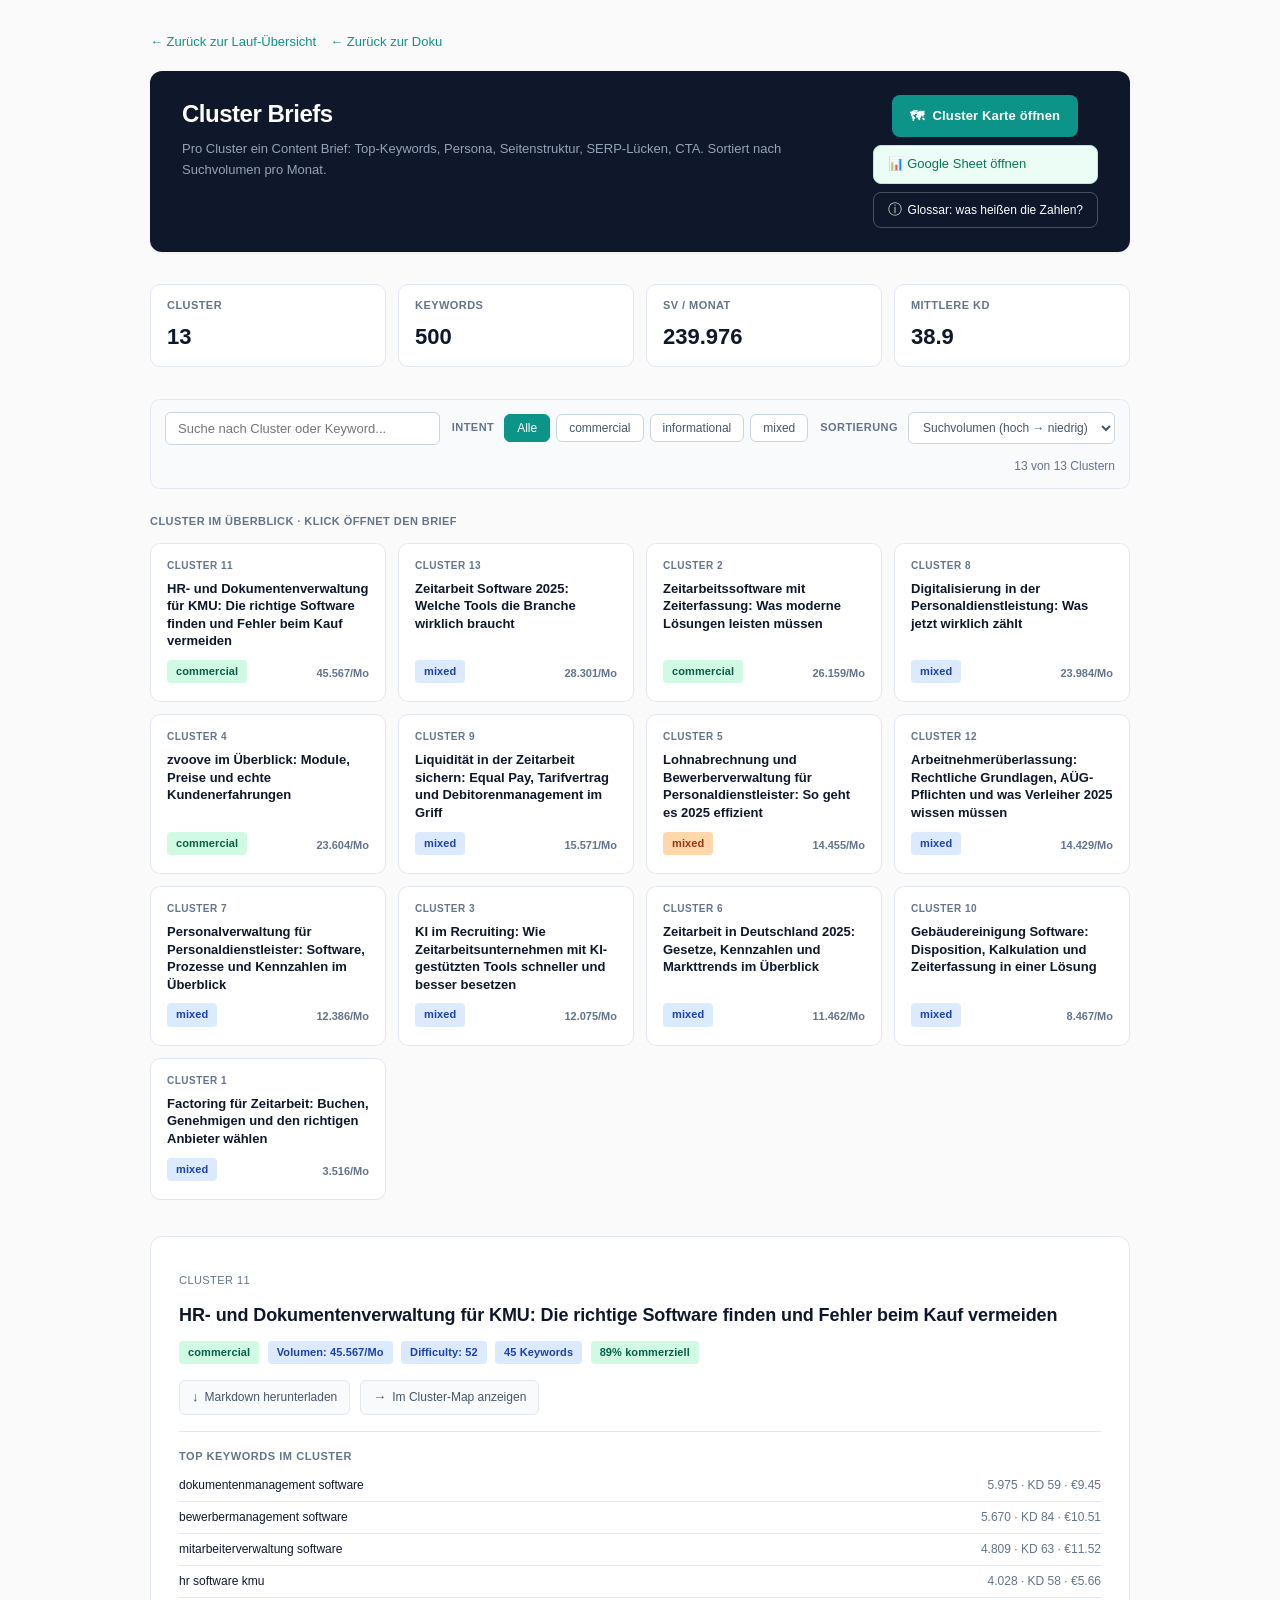
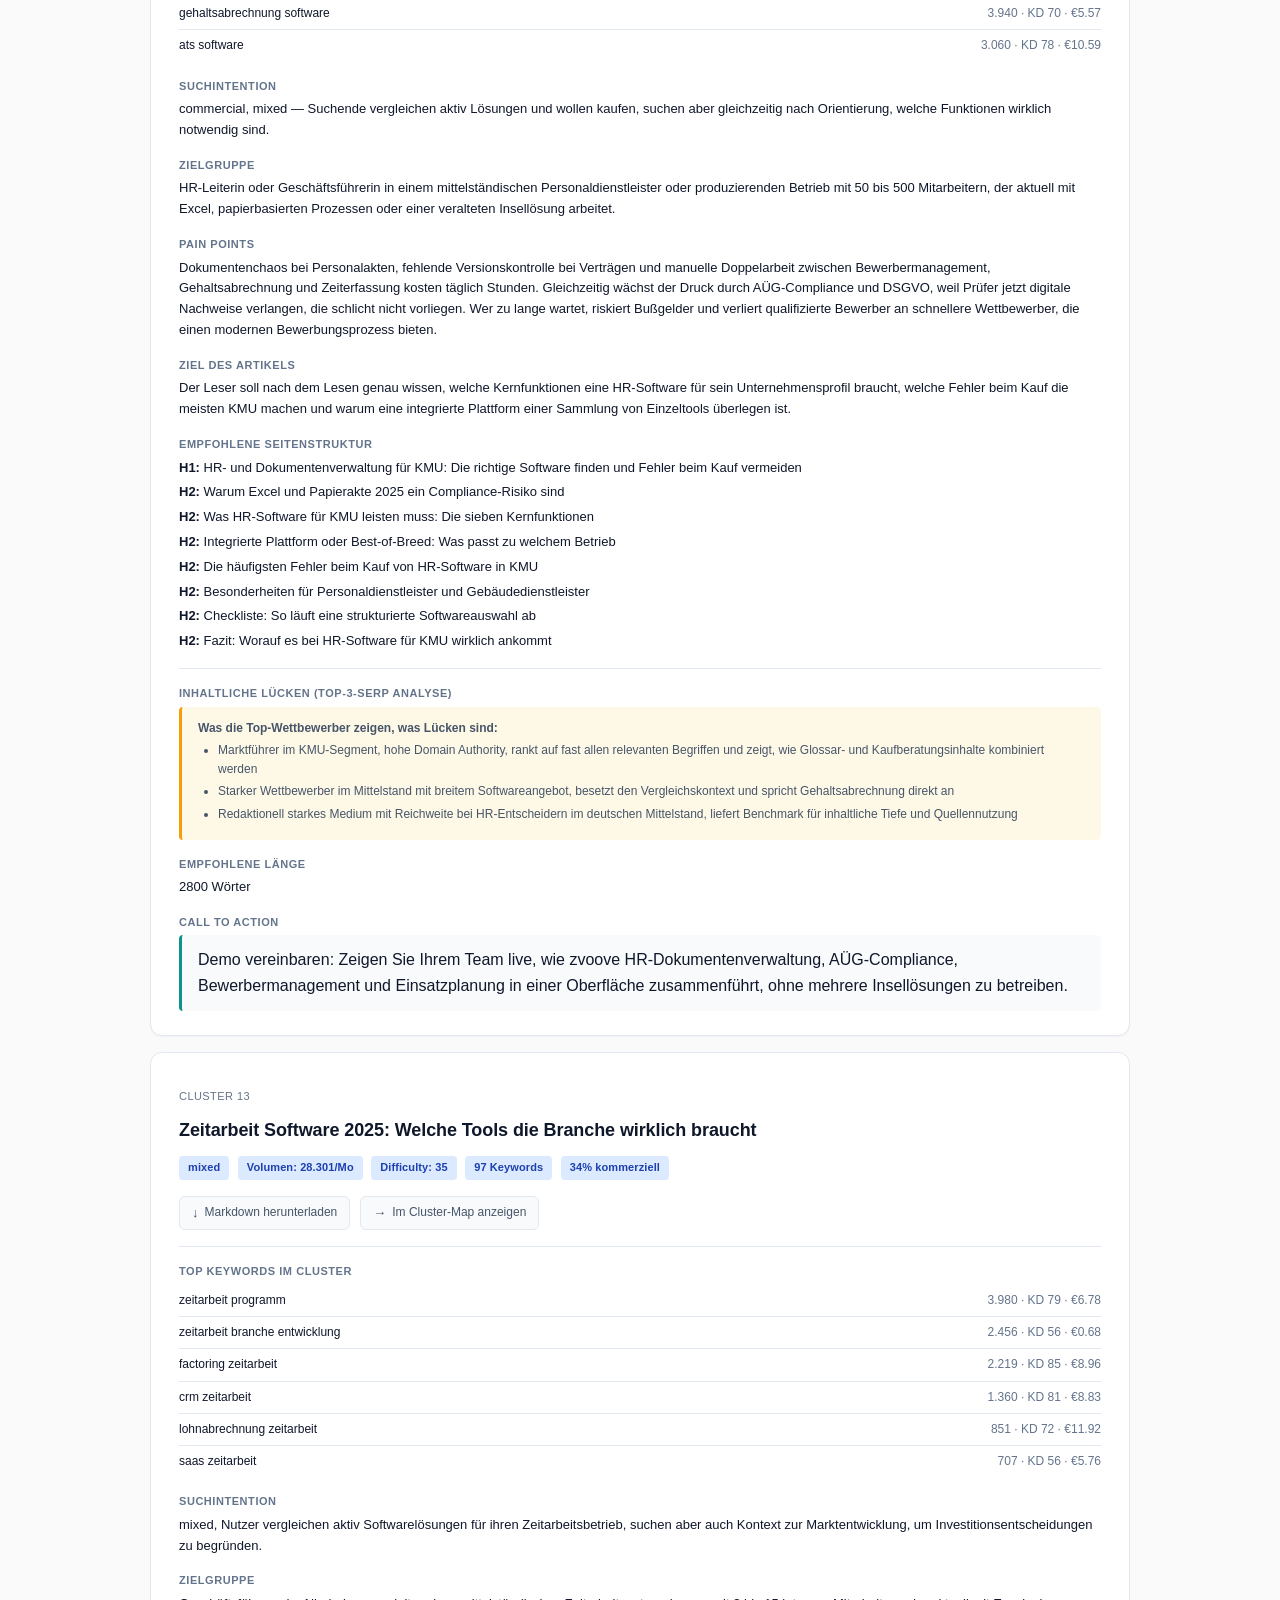
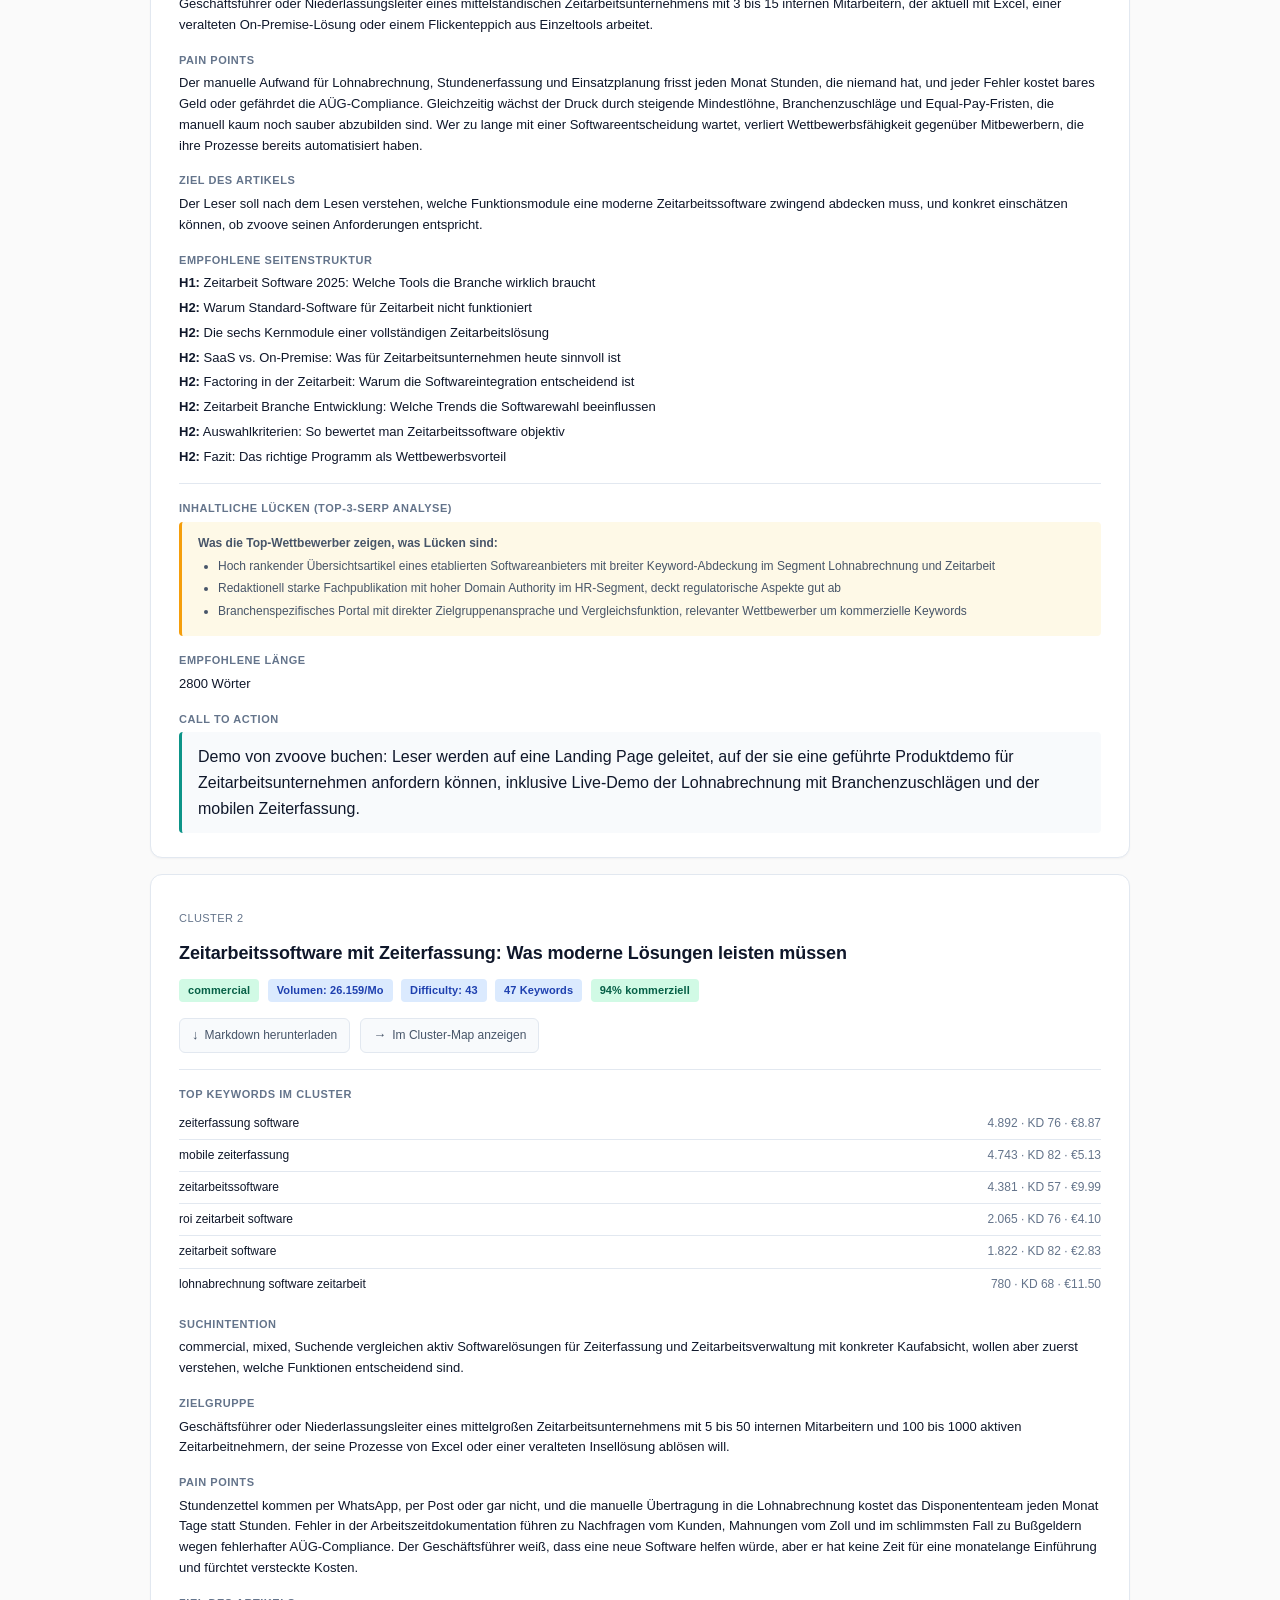
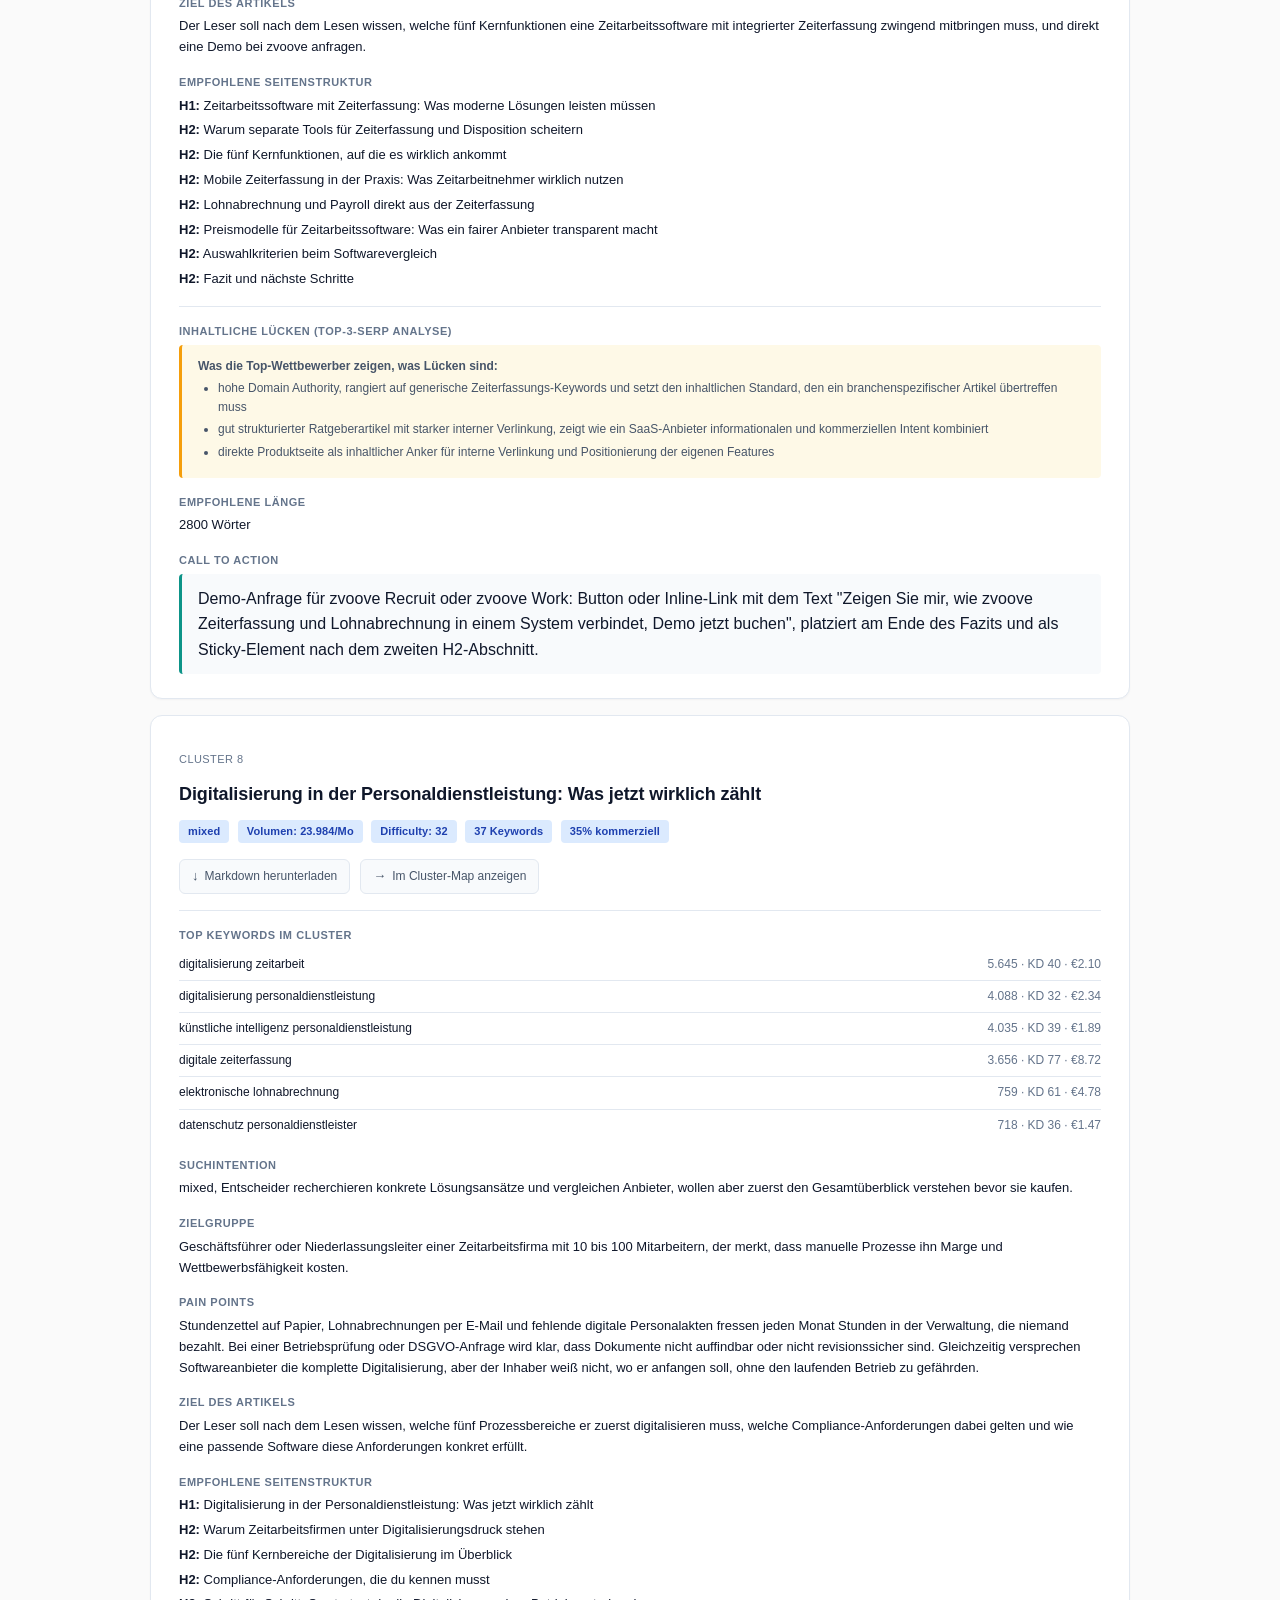
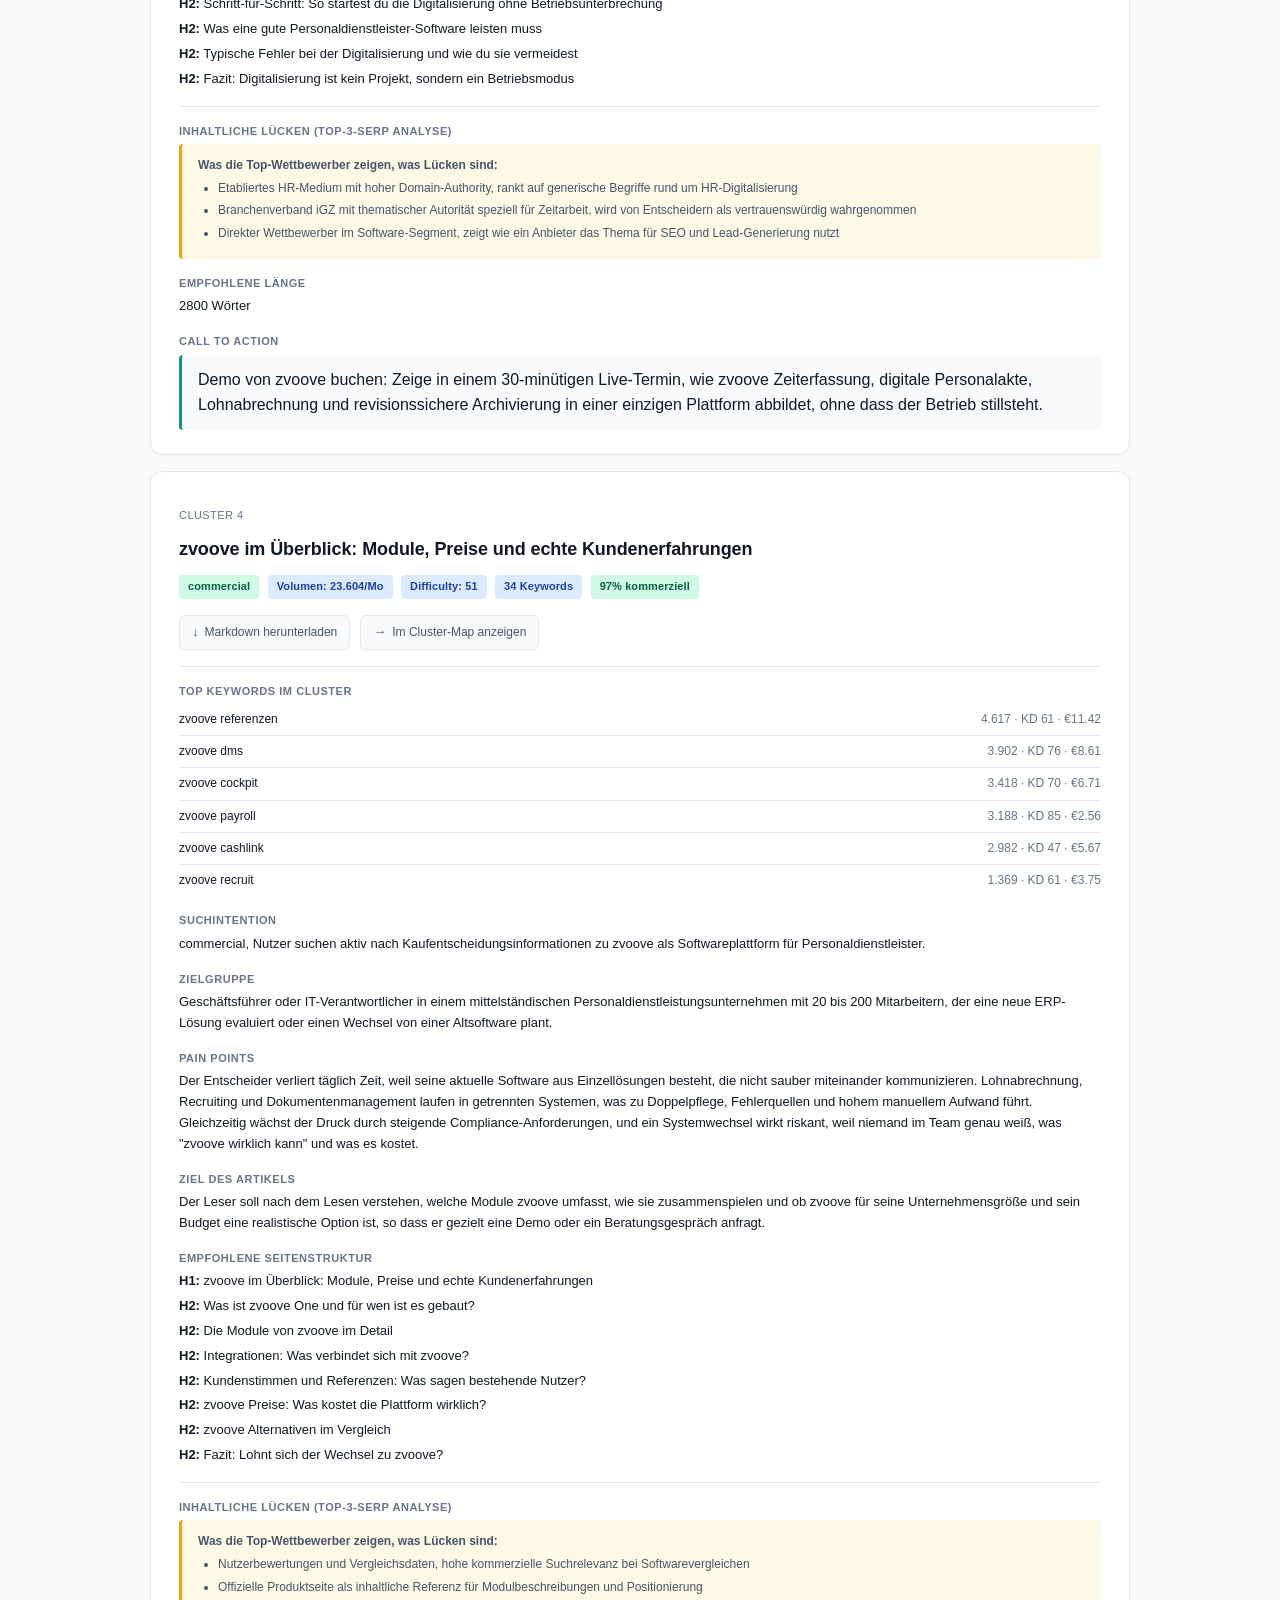
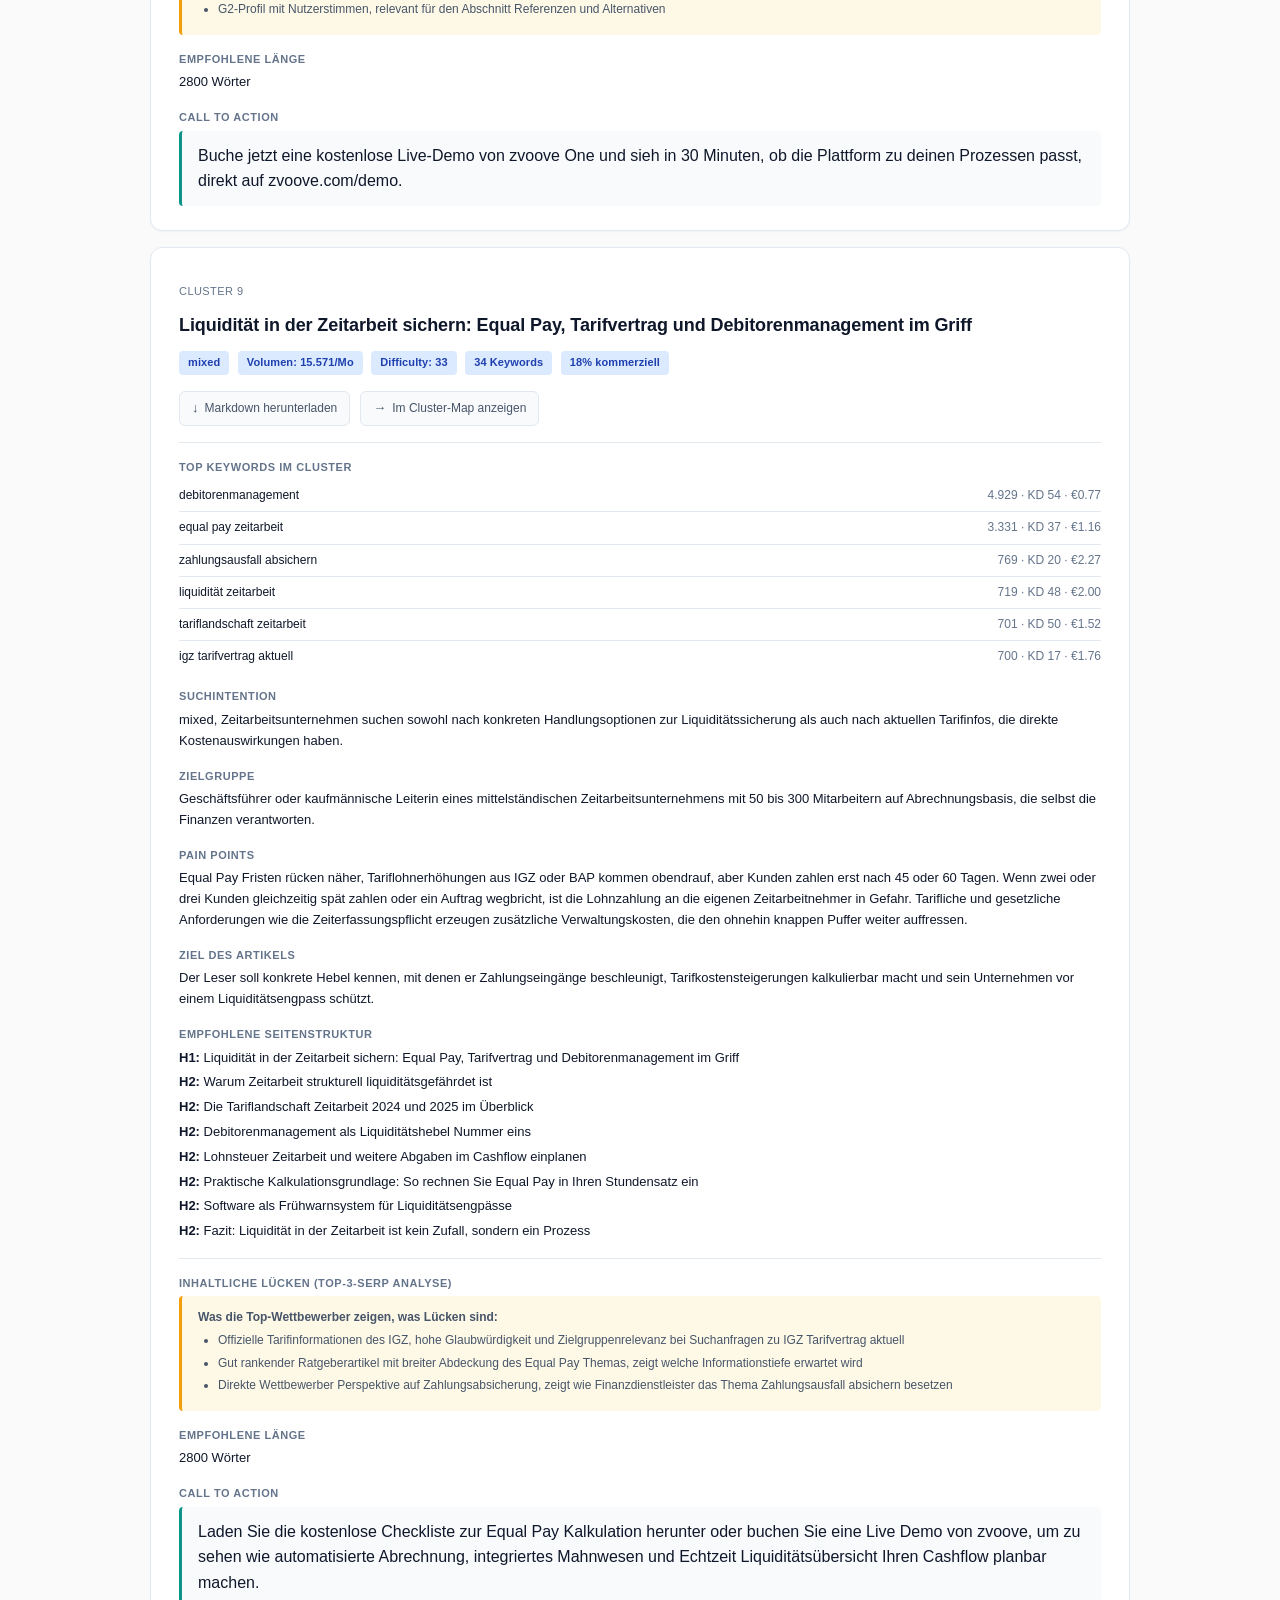
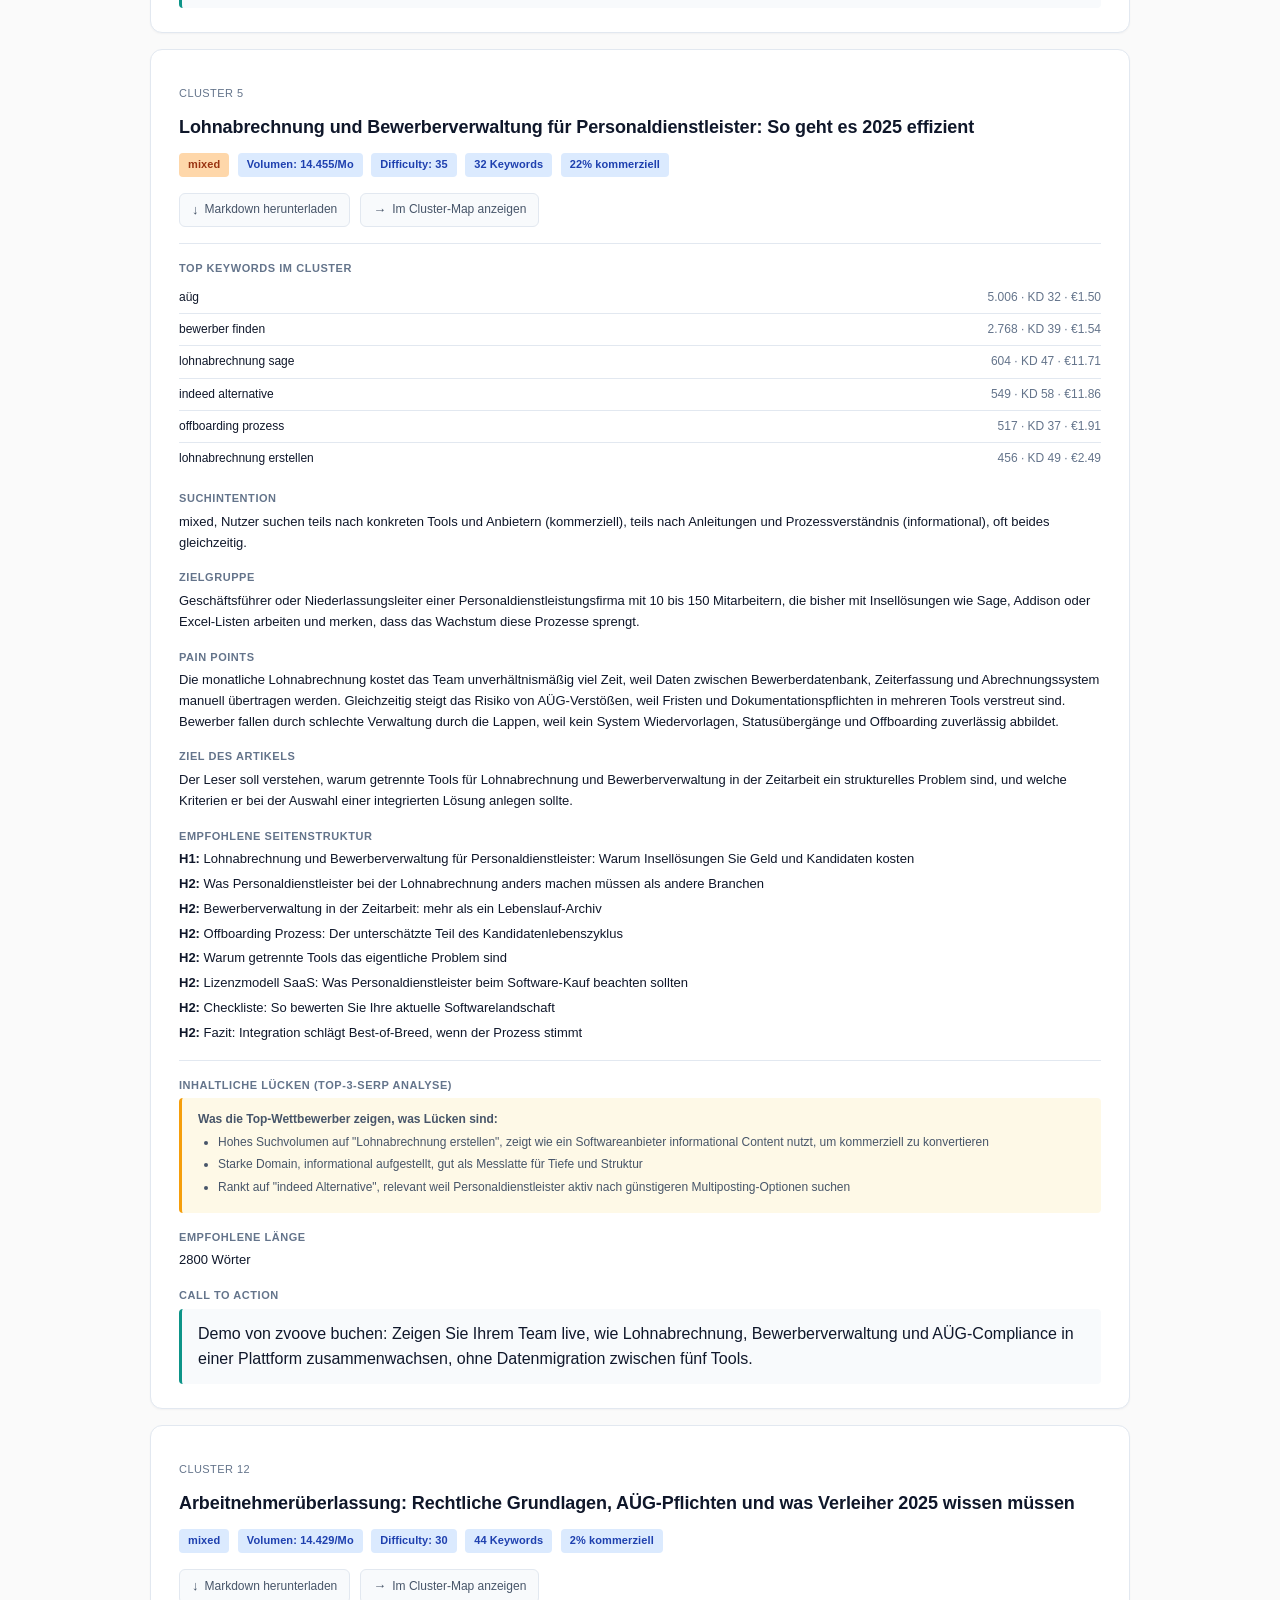
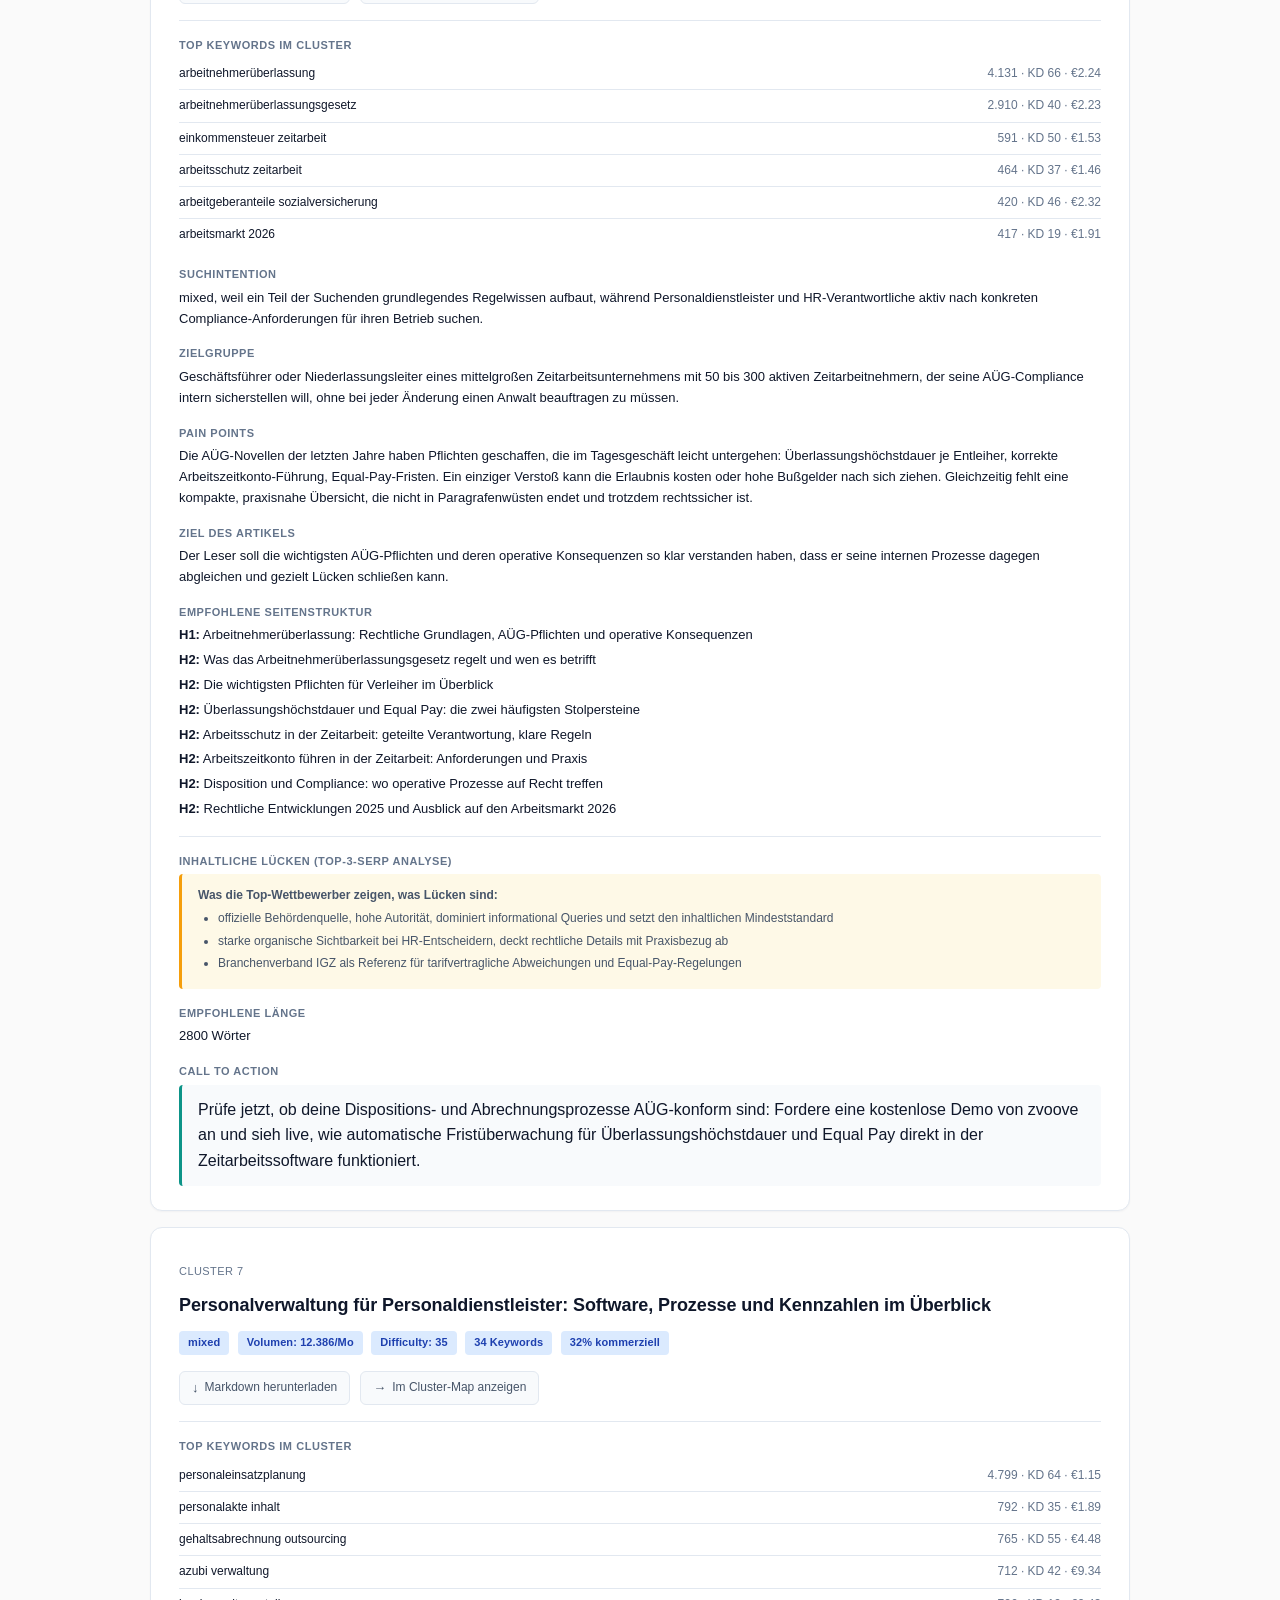
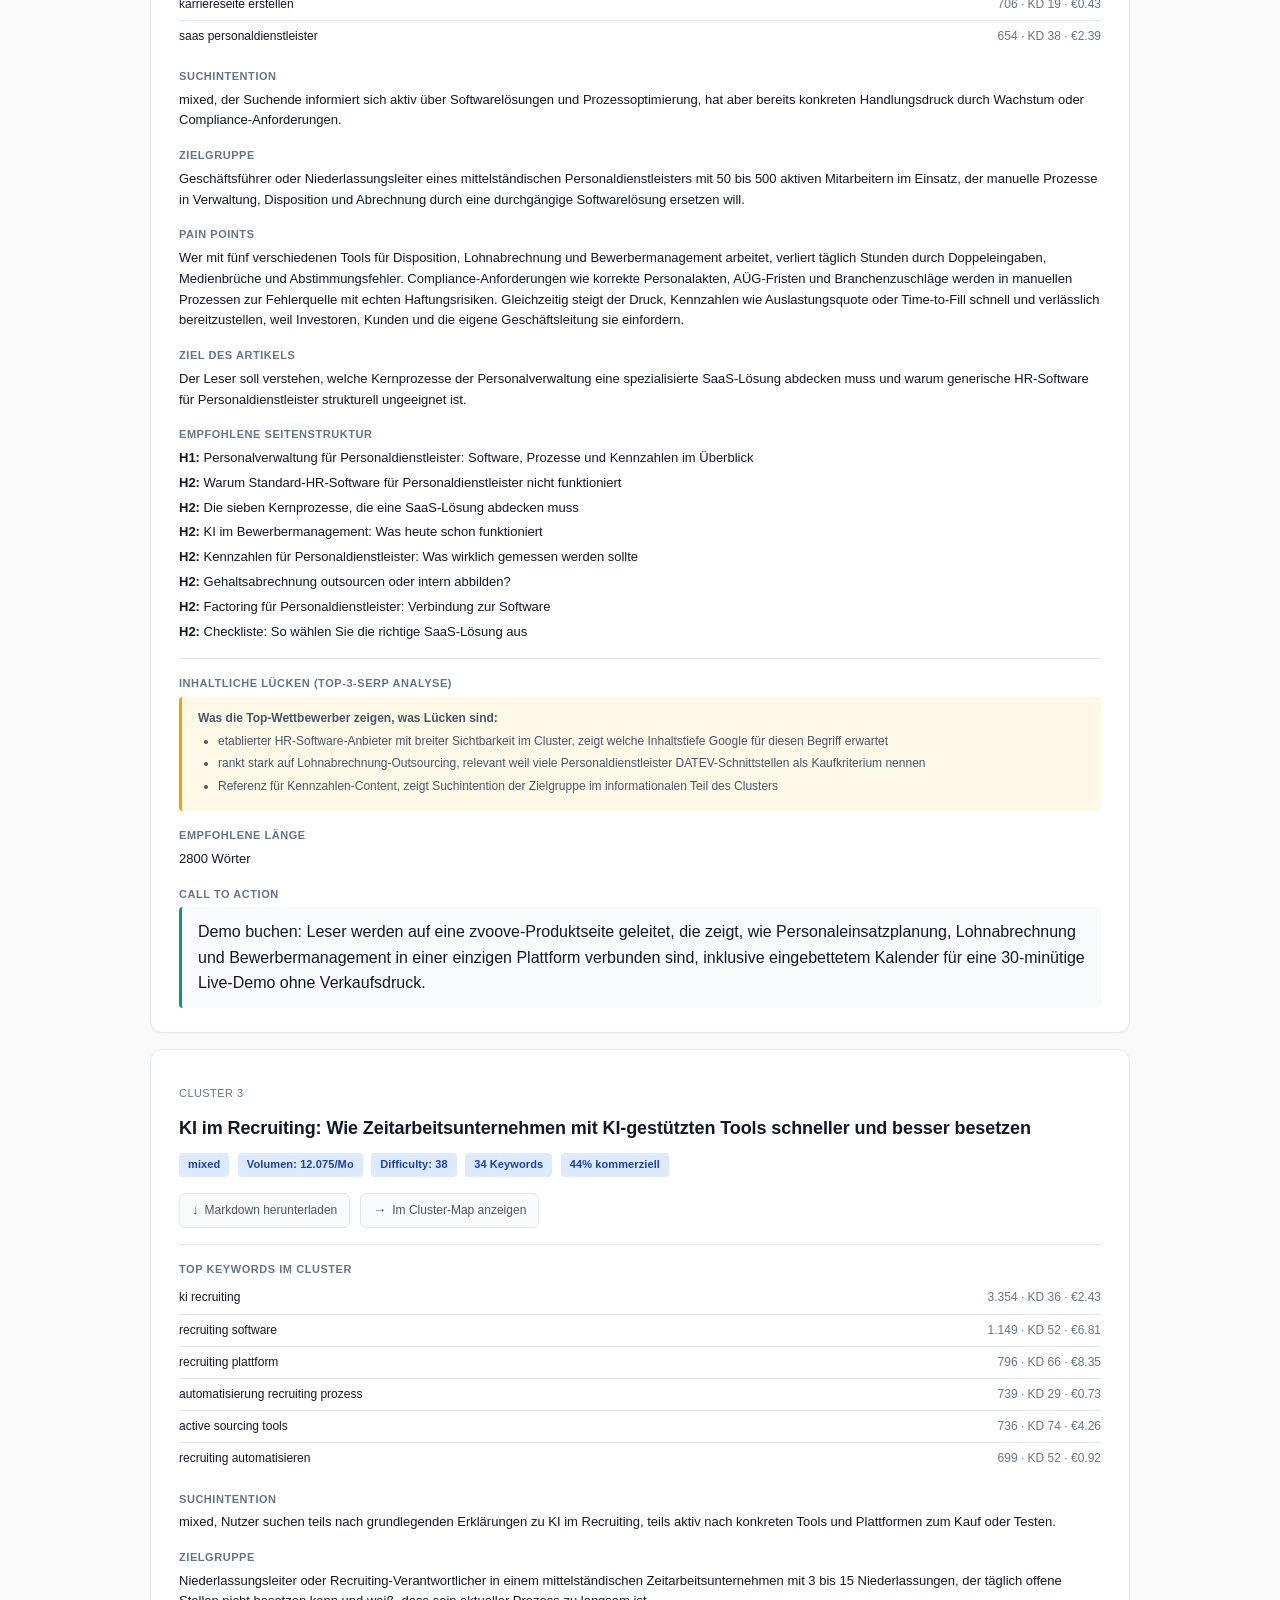
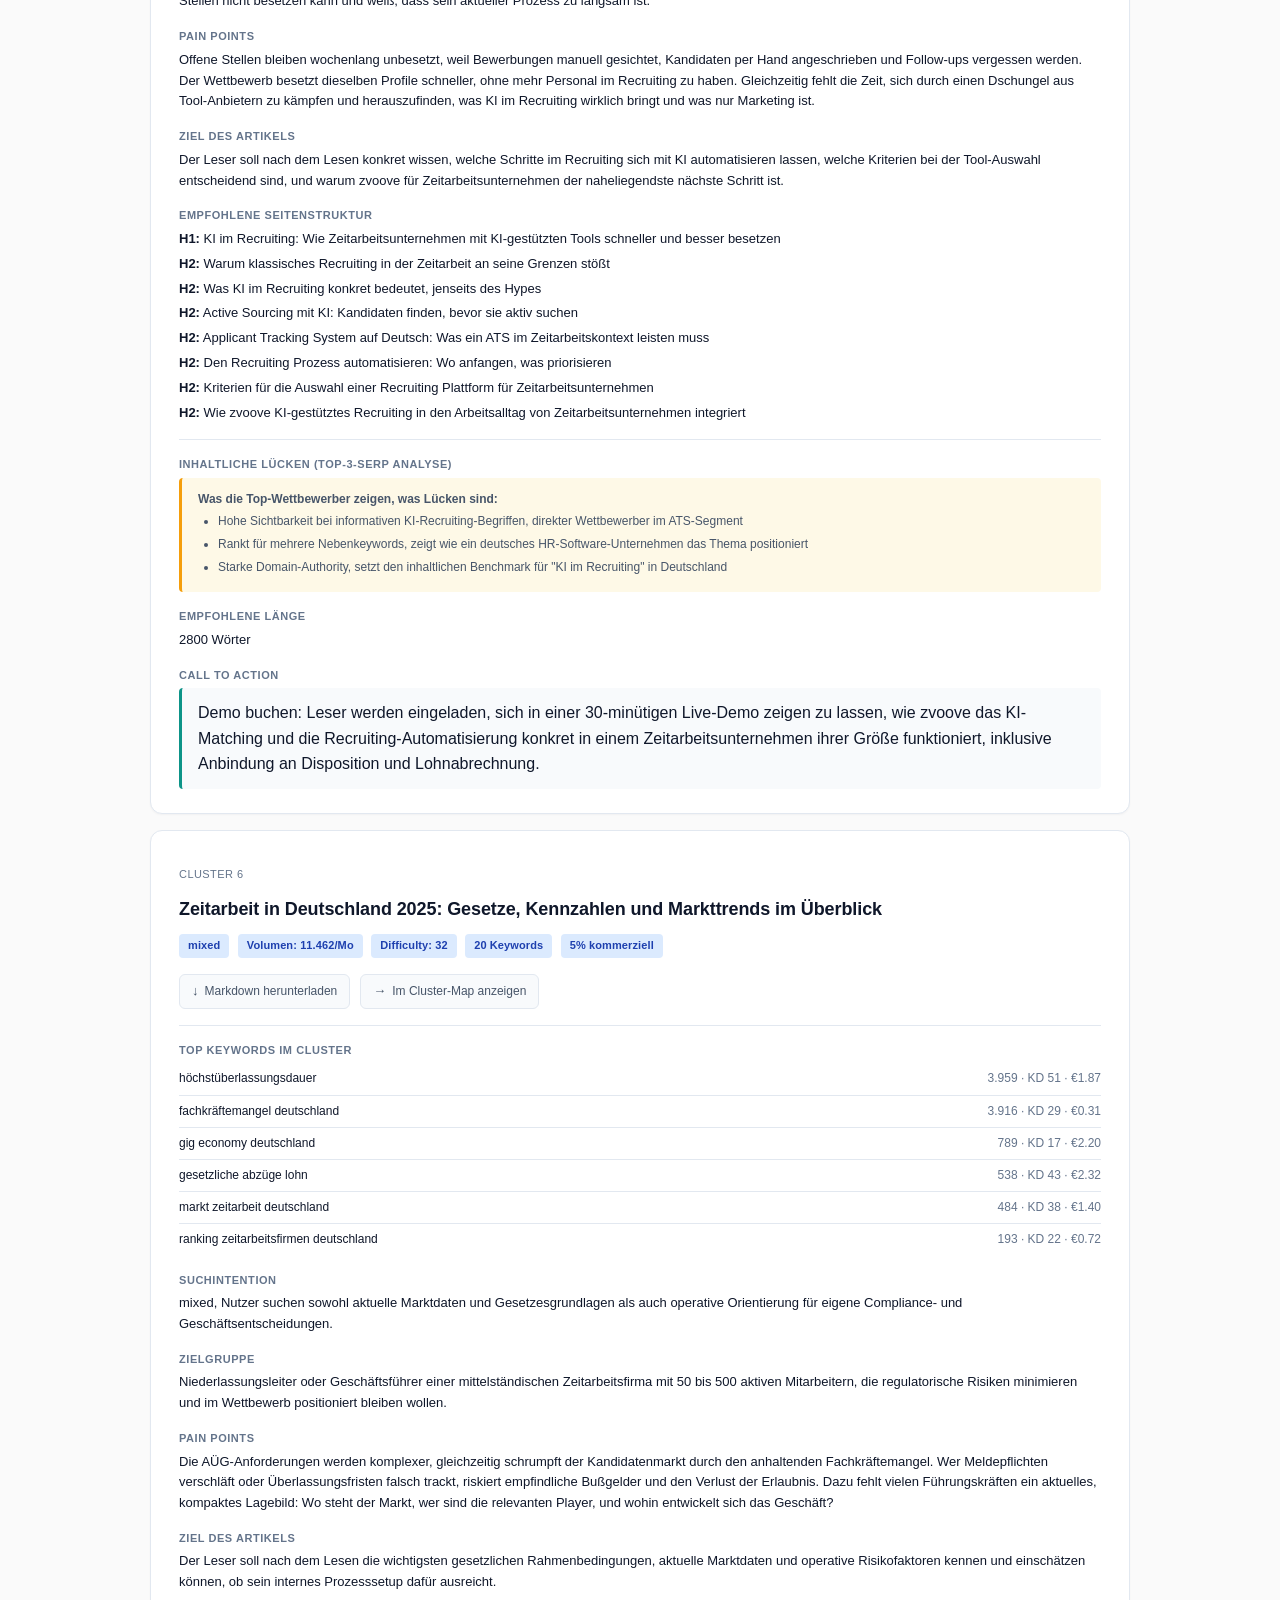
<file: output/reporting/runs/2026-05-01/index.html>
<!DOCTYPE html>
<html lang="de"><head><meta charset="utf-8">
<meta name="viewport" content="width=device-width, initial-scale=1">
<title>Cluster Briefs · zvoove SEO Pipeline</title>
<style>
:root {
  --bg: #fafafa;
  --bg-card: #ffffff;
  --bg-header: #0f172a;
  --bg-row: #f8fafc;
  --border: #e2e8f0;
  --border-strong: #cbd5e1;
  --text: #0f172a;
  --text-muted: #64748b;
  --text-secondary: #475569;
  --primary: #0d9488;
  --primary-dark: #115e59;
  --accent: #f59e0b;
  --badge-info-bg: #dbeafe;
  --badge-info-fg: #1e40af;
  --badge-warn-bg: #fed7aa;
  --badge-warn-fg: #9a3412;
  --badge-ok-bg: #d1fae5;
  --badge-ok-fg: #065f46;
}
html { scroll-behavior: smooth; scroll-padding-top: 16px; background: var(--bg); min-height: 100%; }
* { box-sizing: border-box; }
body { margin: 0; padding: 32px 24px; font-family: -apple-system, BlinkMacSystemFont, "Segoe UI", Roboto, sans-serif;
       background: var(--bg); color: var(--text); line-height: 1.6; }
.wrap { max-width: 980px; margin: 0 auto; }
header { padding: 24px 32px; background: var(--bg-header); color: white; border-radius: 12px;
         margin-bottom: 32px; box-shadow: 0 1px 3px rgba(0,0,0,0.06);
         display: flex; justify-content: space-between; align-items: flex-start; gap: 20px; flex-wrap: wrap; }
header .header-text { flex: 1; min-width: 280px; }
header h1 { margin: 0 0 6px; font-size: 24px; letter-spacing: -0.02em; }
header p { margin: 0; color: #94a3b8; font-size: 13px; }
header .map-cta {
  display: inline-flex; align-items: center; gap: 8px;
  background: var(--primary); color: white; padding: 10px 18px;
  border-radius: 8px; text-decoration: none; font-size: 13px; font-weight: 600;
  letter-spacing: 0.01em; transition: background 0.18s, transform 0.18s;
  white-space: nowrap; align-self: center;
}
header .map-cta:hover { background: var(--primary-dark); transform: translateY(-1px); }
header .map-cta::before { content: "🗺"; font-size: 14px; }
header .header-actions { display: flex; flex-direction: column; gap: 8px; align-self: center; }
header .glossar-btn {
  display: inline-flex; align-items: center; gap: 6px;
  background: transparent; color: white; padding: 8px 14px;
  border: 1px solid rgba(255,255,255,0.25); border-radius: 8px;
  text-decoration: none; font-size: 12px; font-weight: 500;
  cursor: pointer; font-family: inherit;
  transition: background 0.18s, border-color 0.18s;
  white-space: nowrap;
}
header .glossar-btn:hover { background: rgba(255,255,255,0.08); border-color: rgba(255,255,255,0.4); }
header .glossar-btn::before { content: "ⓘ"; font-size: 14px; opacity: 0.85; }

/* Modal */
.modal-overlay {
  position: fixed; inset: 0;
  background: rgba(15, 23, 42, 0.65); backdrop-filter: blur(2px);
  display: none; z-index: 100; overflow-y: auto;
  padding: 40px 16px;
  animation: fadein 0.18s ease;
}
.modal-overlay.open { display: flex; align-items: flex-start; justify-content: center; }
@keyframes fadein { from { opacity: 0; } to { opacity: 1; } }
.modal {
  background: var(--bg-card); border-radius: 12px;
  max-width: 760px; width: 100%; padding: 32px 36px 28px;
  box-shadow: 0 20px 60px rgba(0,0,0,0.35);
  position: relative; animation: slidein 0.22s ease;
}
@keyframes slidein { from { transform: translateY(-12px); opacity: 0; } to { transform: translateY(0); opacity: 1; } }
.modal-close {
  position: absolute; top: 14px; right: 14px;
  width: 32px; height: 32px; border-radius: 6px;
  background: transparent; border: none; cursor: pointer;
  color: var(--text-muted); font-size: 20px; line-height: 1;
  display: flex; align-items: center; justify-content: center;
  transition: background 0.15s, color 0.15s;
}
.modal-close:hover { background: var(--bg-row); color: var(--text); }
.modal h2 { margin: 0 0 6px; font-size: 22px; letter-spacing: -0.01em; }
.modal .modal-sub { color: var(--text-muted); font-size: 13px; margin: 0 0 24px; }
.modal h3 { font-size: 13px; margin: 24px 0 10px; color: var(--text); font-weight: 600;
            text-transform: uppercase; letter-spacing: 0.05em; }
.modal h3:first-of-type { margin-top: 8px; }
.modal table { width: 100%; border-collapse: collapse; margin: 0 0 8px; font-size: 13px; }
.modal table th { text-align: left; padding: 8px 12px; border-bottom: 2px solid var(--border);
                  color: var(--text-muted); font-weight: 600; font-size: 11px;
                  text-transform: uppercase; letter-spacing: 0.04em; }
.modal table td { padding: 8px 12px; border-bottom: 1px solid var(--border); vertical-align: top;
                  color: var(--text-secondary); line-height: 1.5; }
.modal table td:first-child { font-weight: 600; color: var(--text); white-space: nowrap; }
.modal table tr:last-child td { border-bottom: none; }
.modal .note { background: #fef9e7; border-left: 3px solid var(--accent);
               padding: 10px 14px; margin: 18px 0 4px; border-radius: 4px;
               font-size: 12px; line-height: 1.55; color: var(--text-secondary); }
.minigrid-label { font-size: 11px; font-weight: 600; color: var(--text-muted);
                  text-transform: uppercase; letter-spacing: 0.04em; margin: 0 0 12px; }
.mini-grid { display: grid; grid-template-columns: repeat(auto-fit, minmax(220px, 1fr));
             gap: 12px; margin-bottom: 36px; }
.mini-card { display: flex; flex-direction: column; justify-content: space-between;
             background: var(--bg-card); border: 1px solid var(--border);
             border-radius: 10px; padding: 14px 16px; text-decoration: none;
             color: var(--text); min-height: 132px;
             transition: transform 0.18s, box-shadow 0.18s, border-color 0.18s; }
.mini-card:hover { transform: translateY(-2px); box-shadow: 0 4px 16px rgba(15,23,42,0.08);
                   border-color: var(--primary); }
.mini-id { font-size: 10px; color: var(--text-muted); text-transform: uppercase;
           letter-spacing: 0.05em; margin-bottom: 6px; font-weight: 600; }
.mini-title { font-size: 13px; font-weight: 600; line-height: 1.35;
              margin-bottom: 10px; color: var(--text); }
.mini-meta { display: flex; justify-content: space-between; align-items: center;
             gap: 6px; flex-wrap: wrap; }
.mini-sv { font-size: 11px; color: var(--text-muted); font-variant-numeric: tabular-nums;
           font-weight: 600; }
.summary-row { display: grid; grid-template-columns: repeat(auto-fit, minmax(140px, 1fr)); gap: 12px;
               margin: 24px 0 32px; }
.summary-cell { background: var(--bg-card); border: 1px solid var(--border); border-radius: 10px;
                padding: 12px 16px; }
.summary-cell .label { font-size: 11px; font-weight: 600; color: var(--text-muted);
                       text-transform: uppercase; letter-spacing: 0.04em; }
.summary-cell .value { font-size: 22px; font-weight: 700; margin-top: 4px;
                       font-variant-numeric: tabular-nums; color: var(--text); }
.card { background: var(--bg-card); border: 1px solid var(--border); border-radius: 12px;
        padding: 24px 28px; margin-bottom: 16px;
        box-shadow: 0 1px 2px rgba(15,23,42,0.04); transition: box-shadow 0.18s, transform 0.18s; }
.card:hover { box-shadow: 0 4px 16px rgba(15,23,42,0.08); transform: translateY(-1px); }
.section-label { font-size: 11px; font-weight: 600; color: var(--text-muted);
                 text-transform: uppercase; letter-spacing: 0.05em; margin: 0 0 4px; }
.section-value { font-size: 13px; color: var(--text); margin: 0 0 16px; line-height: 1.6; }
.section-value.struct { margin-bottom: 4px; }
.cluster-title { font-size: 18px; font-weight: 600; margin: 0 0 6px; color: var(--text); letter-spacing: -0.005em; }
.cluster-id { font-size: 11px; color: var(--text-muted); font-weight: 500; letter-spacing: 0.04em;
              text-transform: uppercase; }
.brief-actions { display: flex; gap: 10px; margin: 12px 0 0; flex-wrap: wrap; }
.action-link { display: inline-flex; align-items: center; gap: 6px;
               font-size: 12px; font-weight: 500; padding: 6px 12px;
               background: var(--bg-row); color: var(--text-secondary);
               border: 1px solid var(--border); border-radius: 6px;
               text-decoration: none;
               transition: background 0.15s, border-color 0.15s, color 0.15s; }
.action-link:hover { background: var(--bg-card); color: var(--primary-dark);
                     border-color: var(--primary); }
.action-link::before { font-weight: 700; font-size: 13px; }
.action-link.download::before { content: "↓"; }
.action-link.map::before { content: "→"; }
.badge { display: inline-block; font-size: 11px; padding: 3px 9px; border-radius: 4px;
         font-weight: 600; margin-right: 4px; margin-bottom: 4px; letter-spacing: 0.01em; }
.badge-info { background: var(--badge-info-bg); color: var(--badge-info-fg); }
.badge-warn { background: var(--badge-warn-bg); color: var(--badge-warn-fg); }
.badge-ok { background: var(--badge-ok-bg); color: var(--badge-ok-fg); }
.divider { border: none; border-top: 1px solid var(--border); margin: 16px 0; }
.kw-row { display: flex; justify-content: space-between; font-size: 12px; padding: 6px 0;
          border-bottom: 1px solid var(--border); color: var(--text-secondary); }
.kw-row:last-child { border-bottom: none; }
.kw-name { color: var(--text); font-weight: 500; }
.kw-stats { color: var(--text-muted); font-variant-numeric: tabular-nums; }
.cta-block { background: var(--bg-row); border-left: 3px solid var(--primary); padding: 12px 16px;
             border-radius: 4px; }
.gap-block { background: #fef9e7; border-left: 3px solid var(--accent); padding: 12px 16px;
             border-radius: 4px; font-size: 12px; line-height: 1.55; color: var(--text-secondary); }
.gap-block ul { margin: 4px 0 0; padding-left: 20px; }
.gap-block li { margin-bottom: 4px; }
.toc { background: var(--bg-card); border: 1px solid var(--border); border-radius: 10px;
       padding: 16px 20px; margin-bottom: 28px; }
.toc h3 { margin: 0 0 8px; font-size: 13px; color: var(--text-muted);
          text-transform: uppercase; letter-spacing: 0.04em; font-weight: 600; }
.toc ol { margin: 0; padding-left: 18px; font-size: 13px; }
.toc li { padding: 3px 0; }
.toc a { color: var(--primary-dark); text-decoration: none; }
.toc a:hover { color: var(--accent); }
@media (max-width: 720px) {
  body { padding: 20px 12px; }
  .card { padding: 18px 20px; }
}

.back-nav{display:flex;gap:14px;margin:0 0 18px;flex-wrap:wrap}
.back-link{font-size:13px;color:#0d9488;text-decoration:none;font-weight:500}
.back-link:hover{text-decoration:underline}
.sheet-cta{display:inline-flex;align-items:center;gap:6px;padding:8px 14px;
            background:#ecfdf5;border:1px solid #a7f3d0;border-radius:8px;
            color:#047857;font-size:13px;font-weight:500;text-decoration:none}
.sheet-cta:hover{background:#d1fae5}
.filter-bar{display:flex;flex-wrap:wrap;gap:12px;align-items:center;
             background:#f8fafc;border:1px solid #e2e8f0;border-radius:10px;
             padding:12px 14px;margin:0 0 24px}
.filter-bar input[type=search]{flex:1;min-width:220px;padding:8px 12px;
             border:1px solid #cbd5e1;border-radius:6px;font-size:13px;
             background:white;outline:none}
.filter-bar input[type=search]:focus{border-color:#0d9488;box-shadow:0 0 0 3px rgba(13,148,136,0.15)}
.filter-group{display:flex;gap:6px;align-items:center;font-size:12px;color:#64748b}
.filter-group label{font-weight:600;text-transform:uppercase;letter-spacing:0.04em;font-size:11px;margin-right:4px}
.filter-btn{padding:6px 12px;border:1px solid #cbd5e1;background:white;border-radius:6px;
             font-size:12px;cursor:pointer;color:#475569;font-weight:500}
.filter-btn:hover{border-color:#0d9488;color:#0d9488}
.filter-btn.active{background:#0d9488;border-color:#0d9488;color:white}
.filter-bar select{padding:7px 10px;border:1px solid #cbd5e1;border-radius:6px;font-size:12px;background:white;color:#475569;cursor:pointer}
.filter-count{font-size:12px;color:#64748b;margin-left:auto}
.brief-card.is-hidden,.mini-card.is-hidden{display:none !important}
.page-footer{margin-top:40px;padding-top:18px;border-top:1px solid #e2e8f0;
             display:flex;flex-wrap:wrap;gap:14px;align-items:center;font-size:13px;color:#475569}
.page-footer a{color:#0d9488;text-decoration:none;font-weight:500}
.page-footer a:hover{text-decoration:underline}
</style>
</head><body><div class="wrap">
<nav class="back-nav"><a class="back-link" href="../../index.html">← Zurück zur Lauf-Übersicht</a><a class="back-link" href="../../../../index.html">← Zurück zur Doku</a></nav>
<header>
  <div class="header-text">
    <h1>Cluster Briefs</h1>
    <p>Pro Cluster ein Content Brief: Top-Keywords, Persona, Seitenstruktur, SERP-Lücken, CTA.
    Sortiert nach Suchvolumen pro Monat.</p>
  </div>
  <div class="header-actions">
    <a class="map-cta" href="cluster_map.html">Cluster Karte öffnen</a>
    <a class="sheet-cta" href="https://docs.google.com/spreadsheets/d/1JExk1b5M8ljtTkhKHwgmEFH9f2fHgOoOmM2pz020JUQ/edit" target="_blank" rel="noopener">📊 Google Sheet öffnen</a>
    <button type="button" class="glossar-btn" onclick="openGlossar()">Glossar: was heißen die Zahlen?</button>
  </div>
</header>

<!-- Glossar Modal -->
<div class="modal-overlay" id="glossar-modal" onclick="if(event.target===this)closeGlossar()">
  <div class="modal" role="dialog" aria-labelledby="glossar-title">
    <button class="modal-close" onclick="closeGlossar()" aria-label="Schließen">×</button>
    <h2 id="glossar-title">Glossar</h2>
    <p class="modal-sub">Was die Kennzahlen im Dashboard bedeuten.</p>

    <h3>KPI-Box ganz oben</h3>
    <table>
      <thead><tr><th>Feld</th><th>Bedeutung</th></tr></thead>
      <tbody>
        <tr><td>Cluster</td><td>Anzahl der thematischen Gruppen, in die HDBSCAN die Keywords sortiert hat</td></tr>
        <tr><td>Keywords</td><td>Summe aller Keywords über alle Cluster</td></tr>
        <tr><td>SV / Monat</td><td>Geschätztes Suchvolumen pro Monat: wie oft alle Keywords zusammen monatlich auf Google in Deutschland gesucht werden</td></tr>
        <tr><td>Mittlere KD</td><td>Durchschnittliche Keyword Difficulty über alle Keywords. Skala 0 bis 100</td></tr>
      </tbody>
    </table>

    <h3>Pro Cluster</h3>
    <table>
      <thead><tr><th>Feld</th><th>Bedeutung</th></tr></thead>
      <tbody>
        <tr><td>Volumen</td><td>Suchvolumen pro Monat über alle Keywords im Cluster zusammen</td></tr>
        <tr><td>Difficulty</td><td>Median Keyword Difficulty: wie schwer es im Schnitt ist, in den Top 10 von Google zu landen</td></tr>
        <tr><td>Keywords</td><td>Anzahl der Keywords in diesem Cluster</td></tr>
        <tr><td>% kommerziell</td><td>Anteil der Keywords, deren Suchintention "commercial" ist (Nutzer will kaufen oder vergleichen, nicht nur Wissen sammeln)</td></tr>
      </tbody>
    </table>

    <h3>Intent-Badges</h3>
    <table>
      <thead><tr><th>Badge</th><th>Bedeutung</th></tr></thead>
      <tbody>
        <tr><td>commercial</td><td>Cluster mehrheitlich kaufnah, mindestens 70 Prozent kommerziell. Bottom-of-Funnel</td></tr>
        <tr><td>informational</td><td>Cluster mehrheitlich Wissens-Suche, maximal 20 Prozent kommerziell. Top-of-Funnel</td></tr>
        <tr><td>mixed</td><td>Mischung, zwischen 20 und 70 Prozent kommerziell. Mid-Funnel</td></tr>
      </tbody>
    </table>

    <h3>Pro Keyword (in der Tabelle)</h3>
    <table>
      <thead><tr><th>Wert</th><th>Bedeutung</th></tr></thead>
      <tbody>
        <tr><td>SV</td><td>Suchvolumen: geschätzte monatliche Suchen für genau dieses Keyword</td></tr>
        <tr><td>KD</td><td>Keyword Difficulty 0 bis 100. 0-30 leicht, 30-60 mittel, 60-100 schwer</td></tr>
        <tr><td>CPC</td><td>Cost Per Click in Euro: was Werbetreibende auf Google Ads pro Klick zahlen. Hoch heißt kommerziell wertvoll</td></tr>
      </tbody>
    </table>

    <h3>Suchvolumen-Skala</h3>
    <table>
      <thead><tr><th>Bereich</th><th>Was es heißt</th></tr></thead>
      <tbody>
        <tr><td>unter 100</td><td>Nische, wenig Traffic, oft hoch konvertierend</td></tr>
        <tr><td>100 bis 1.000</td><td>Sweet-Spot, oft Long-Tail mit klarer Intention</td></tr>
        <tr><td>1.000 bis 5.000</td><td>Starkes Volumen, oft Head-Terms</td></tr>
        <tr><td>über 5.000</td><td>Top-Volumen, oft generisch und stark umkämpft</td></tr>
      </tbody>
    </table>

    <h3>KD-Skala</h3>
    <table>
      <thead><tr><th>Bereich</th><th>Was es heißt</th></tr></thead>
      <tbody>
        <tr><td>0 bis 30</td><td>Leicht, mit gutem Content rankt man oft schnell auf Seite 1</td></tr>
        <tr><td>30 bis 60</td><td>Mittel, braucht solide Optimierung und Backlinks</td></tr>
        <tr><td>60 bis 80</td><td>Schwer, etablierte Wettbewerber, lange Aufbauzeit</td></tr>
        <tr><td>80 bis 100</td><td>Brutal, oft nur große Brands oder Nachrichten-Sites ranken</td></tr>
      </tbody>
    </table>

    <div class="note">
      <b>Wichtig — woher die Zahlen kommen:</b> SV, KD und CPC sind in dieser Demo <em>Schätzwerte</em>, keine Live-API-Daten von DataForSEO oder Semrush.
      <br><br>
      Die Schätzung ist eine <b>deterministische Heuristik</b>: jedes Keyword wird per SHA256 in einen Hash umgewandelt, und Bytes aus diesem Hash bestimmen die konkreten Zahlen innerhalb plausibler Bereiche (Head-Keywords bekommen z.B. höhere SV-Bereiche als Longtails, kommerzielle Intent höhere CPC). „Deterministisch" heißt: dasselbe Keyword liefert in jedem Lauf die exakt gleiche Schätzung, weil der Hash nur vom Wort abhängt, nicht vom Zeitpunkt.
      <br><br>
      Vorteil: kostenlos, reproduzierbar, plausible Größenordnung — reicht zum Bewerten der Cluster-Strategie. Spalte <code>data_source</code> in den CSV-Dateien markiert jedes Keyword als <code>estimated</code>. In einer produktiven Pipeline (Schalter <code>--provider dataforseo</code>) stehen an dieser Stelle echte API-Werte.
    </div>
  </div>
</div>

<script>
function openGlossar() { document.getElementById('glossar-modal').classList.add('open'); document.body.style.overflow = 'hidden'; }
function closeGlossar() { document.getElementById('glossar-modal').classList.remove('open'); document.body.style.overflow = ''; }
document.addEventListener('keydown', function(e) { if (e.key === 'Escape') closeGlossar(); });
</script>

<div class="summary-row">
  <div class="summary-cell"><div class="label">Cluster</div><div class="value">13</div></div>
  <div class="summary-cell"><div class="label">Keywords</div><div class="value">500</div></div>
  <div class="summary-cell"><div class="label">SV / Monat</div><div class="value">239.976</div></div>
  <div class="summary-cell"><div class="label">Mittlere KD</div><div class="value">38.9</div></div>
</div>

<div class="filter-bar" id="filter-bar">
  <input type="search" id="filter-search" placeholder="Suche nach Cluster oder Keyword..." aria-label="Cluster suchen">
  <div class="filter-group" role="group" aria-label="Intent-Filter">
    <label>Intent</label>
    <button type="button" class="filter-btn active" data-intent="all">Alle</button>
    <button type="button" class="filter-btn" data-intent="commercial">commercial</button>
    <button type="button" class="filter-btn" data-intent="informational">informational</button>
    <button type="button" class="filter-btn" data-intent="mixed">mixed</button>
  </div>
  <div class="filter-group">
    <label for="filter-sort">Sortierung</label>
    <select id="filter-sort">
      <option value="sv-desc">Suchvolumen (hoch → niedrig)</option>
      <option value="sv-asc">Suchvolumen (niedrig → hoch)</option>
      <option value="kw-desc">Keywords (viele → wenige)</option>
      <option value="title-asc">Titel (A → Z)</option>
    </select>
  </div>
  <span class="filter-count" id="filter-count"></span>
</div>

<p class="minigrid-label">Cluster im Überblick · Klick öffnet den Brief</p><div class="mini-grid"><a href="#cluster-11" class="mini-card" data-intent="commercial" data-sv="45567" data-title="hr- und dokumentenverwaltung für kmu: die richtige software finden und fehler beim kauf vermeiden"><div><div class="mini-id">Cluster 11</div><div class="mini-title">HR- und Dokumentenverwaltung für KMU: Die richtige Software finden und Fehler beim Kauf vermeiden</div></div><div class="mini-meta"><span class="badge badge-ok">commercial</span><span class="mini-sv">45.567/Mo</span></div></a><a href="#cluster-13" class="mini-card" data-intent="mixed" data-sv="28301" data-title="zeitarbeit software 2025: welche tools die branche wirklich braucht"><div><div class="mini-id">Cluster 13</div><div class="mini-title">Zeitarbeit Software 2025: Welche Tools die Branche wirklich braucht</div></div><div class="mini-meta"><span class="badge badge-info">mixed</span><span class="mini-sv">28.301/Mo</span></div></a><a href="#cluster-2" class="mini-card" data-intent="commercial" data-sv="26159" data-title="zeitarbeitssoftware mit zeiterfassung: was moderne lösungen leisten müssen"><div><div class="mini-id">Cluster 2</div><div class="mini-title">Zeitarbeitssoftware mit Zeiterfassung: Was moderne Lösungen leisten müssen</div></div><div class="mini-meta"><span class="badge badge-ok">commercial</span><span class="mini-sv">26.159/Mo</span></div></a><a href="#cluster-8" class="mini-card" data-intent="mixed" data-sv="23984" data-title="digitalisierung in der personaldienstleistung: was jetzt wirklich zählt"><div><div class="mini-id">Cluster 8</div><div class="mini-title">Digitalisierung in der Personaldienstleistung: Was jetzt wirklich zählt</div></div><div class="mini-meta"><span class="badge badge-info">mixed</span><span class="mini-sv">23.984/Mo</span></div></a><a href="#cluster-4" class="mini-card" data-intent="commercial" data-sv="23604" data-title="zvoove im überblick: module, preise und echte kundenerfahrungen"><div><div class="mini-id">Cluster 4</div><div class="mini-title">zvoove im Überblick: Module, Preise und echte Kundenerfahrungen</div></div><div class="mini-meta"><span class="badge badge-ok">commercial</span><span class="mini-sv">23.604/Mo</span></div></a><a href="#cluster-9" class="mini-card" data-intent="mixed" data-sv="15571" data-title="liquidität in der zeitarbeit sichern: equal pay, tarifvertrag und debitorenmanagement im griff"><div><div class="mini-id">Cluster 9</div><div class="mini-title">Liquidität in der Zeitarbeit sichern: Equal Pay, Tarifvertrag und Debitorenmanagement im Griff</div></div><div class="mini-meta"><span class="badge badge-info">mixed</span><span class="mini-sv">15.571/Mo</span></div></a><a href="#cluster-5" class="mini-card" data-intent="mixed" data-sv="14455" data-title="lohnabrechnung und bewerberverwaltung für personaldienstleister: so geht es 2025 effizient"><div><div class="mini-id">Cluster 5</div><div class="mini-title">Lohnabrechnung und Bewerberverwaltung für Personaldienstleister: So geht es 2025 effizient</div></div><div class="mini-meta"><span class="badge badge-warn">mixed</span><span class="mini-sv">14.455/Mo</span></div></a><a href="#cluster-12" class="mini-card" data-intent="mixed" data-sv="14429" data-title="arbeitnehmerüberlassung: rechtliche grundlagen, aüg-pflichten und was verleiher 2025 wissen müssen"><div><div class="mini-id">Cluster 12</div><div class="mini-title">Arbeitnehmerüberlassung: Rechtliche Grundlagen, AÜG-Pflichten und was Verleiher 2025 wissen müssen</div></div><div class="mini-meta"><span class="badge badge-info">mixed</span><span class="mini-sv">14.429/Mo</span></div></a><a href="#cluster-7" class="mini-card" data-intent="mixed" data-sv="12386" data-title="personalverwaltung für personaldienstleister: software, prozesse und kennzahlen im überblick"><div><div class="mini-id">Cluster 7</div><div class="mini-title">Personalverwaltung für Personaldienstleister: Software, Prozesse und Kennzahlen im Überblick</div></div><div class="mini-meta"><span class="badge badge-info">mixed</span><span class="mini-sv">12.386/Mo</span></div></a><a href="#cluster-3" class="mini-card" data-intent="mixed" data-sv="12075" data-title="ki im recruiting: wie zeitarbeitsunternehmen mit ki-gestützten tools schneller und besser besetzen"><div><div class="mini-id">Cluster 3</div><div class="mini-title">KI im Recruiting: Wie Zeitarbeitsunternehmen mit KI-gestützten Tools schneller und besser besetzen</div></div><div class="mini-meta"><span class="badge badge-info">mixed</span><span class="mini-sv">12.075/Mo</span></div></a><a href="#cluster-6" class="mini-card" data-intent="mixed" data-sv="11462" data-title="zeitarbeit in deutschland 2025: gesetze, kennzahlen und markttrends im überblick"><div><div class="mini-id">Cluster 6</div><div class="mini-title">Zeitarbeit in Deutschland 2025: Gesetze, Kennzahlen und Markttrends im Überblick</div></div><div class="mini-meta"><span class="badge badge-info">mixed</span><span class="mini-sv">11.462/Mo</span></div></a><a href="#cluster-10" class="mini-card" data-intent="mixed" data-sv="8467" data-title="gebäudereinigung software: disposition, kalkulation und zeiterfassung in einer lösung"><div><div class="mini-id">Cluster 10</div><div class="mini-title">Gebäudereinigung Software: Disposition, Kalkulation und Zeiterfassung in einer Lösung</div></div><div class="mini-meta"><span class="badge badge-info">mixed</span><span class="mini-sv">8.467/Mo</span></div></a><a href="#cluster-1" class="mini-card" data-intent="mixed" data-sv="3516" data-title="factoring für zeitarbeit: buchen, genehmigen und den richtigen anbieter wählen"><div><div class="mini-id">Cluster 1</div><div class="mini-title">Factoring für Zeitarbeit: Buchen, Genehmigen und den richtigen Anbieter wählen</div></div><div class="mini-meta"><span class="badge badge-info">mixed</span><span class="mini-sv">3.516/Mo</span></div></a></div>



<div id="brief-list">
<section class="card brief-card" id="cluster-11" data-intent="commercial" data-sv="45567" data-keywords="45" data-title="hr- und dokumentenverwaltung für kmu: die richtige software finden und fehler beim kauf vermeiden" data-search="hr- und dokumentenverwaltung für kmu: die richtige software finden und fehler beim kauf vermeiden dokumentenmanagement software bewerbermanagement software mitarbeiterverwaltung software hr software kmu gehaltsabrechnung software ats software">
  <p class="cluster-id">Cluster 11</p>
  <h2 class="cluster-title">HR- und Dokumentenverwaltung für KMU: Die richtige Software finden und Fehler beim Kauf vermeiden</h2>
  <div style="margin: 8px 0 0;">
    <span class="badge badge-ok">commercial</span>
    <span class="badge badge-info">Volumen: 45.567/Mo</span>
    <span class="badge badge-info">Difficulty: 52</span>
    <span class="badge badge-info">45 Keywords</span>
    <span class="badge badge-ok">89% kommerziell</span>
  </div>
  <div class="brief-actions">
    <a class="action-link download" href="briefings/cluster_11.md" download>Markdown herunterladen</a>
    <a class="action-link map" href="cluster_map.html#cluster-11" target="_blank" rel="noopener">Im Cluster-Map anzeigen</a>
  </div>

  <hr class="divider">

  <p class="section-label">Top Keywords im Cluster</p>
  <div style="margin-bottom: 16px;"><div class="kw-row"><span class="kw-name">dokumentenmanagement software</span><span class="kw-stats">5.975 · KD 59 · €9.45</span></div>
<div class="kw-row"><span class="kw-name">bewerbermanagement software</span><span class="kw-stats">5.670 · KD 84 · €10.51</span></div>
<div class="kw-row"><span class="kw-name">mitarbeiterverwaltung software</span><span class="kw-stats">4.809 · KD 63 · €11.52</span></div>
<div class="kw-row"><span class="kw-name">hr software kmu</span><span class="kw-stats">4.028 · KD 58 · €5.66</span></div>
<div class="kw-row"><span class="kw-name">gehaltsabrechnung software</span><span class="kw-stats">3.940 · KD 70 · €5.57</span></div>
<div class="kw-row"><span class="kw-name">ats software</span><span class="kw-stats">3.060 · KD 78 · €10.59</span></div></div>

  <p class="section-label">Suchintention</p>
  <p class="section-value">commercial, mixed — Suchende vergleichen aktiv Lösungen und wollen kaufen, suchen aber gleichzeitig nach Orientierung, welche Funktionen wirklich notwendig sind.</p>

  <p class="section-label">Zielgruppe</p>
  <p class="section-value">HR-Leiterin oder Geschäftsführerin in einem mittelständischen Personaldienstleister oder produzierenden Betrieb mit 50 bis 500 Mitarbeitern, der aktuell mit Excel, papierbasierten Prozessen oder einer veralteten Insellösung arbeitet.</p>

  <p class="section-label">Pain Points</p><p class="section-value">Dokumentenchaos bei Personalakten, fehlende Versionskontrolle bei Verträgen und manuelle Doppelarbeit zwischen Bewerbermanagement, Gehaltsabrechnung und Zeiterfassung kosten täglich Stunden. Gleichzeitig wächst der Druck durch AÜG-Compliance und DSGVO, weil Prüfer jetzt digitale Nachweise verlangen, die schlicht nicht vorliegen. Wer zu lange wartet, riskiert Bußgelder und verliert qualifizierte Bewerber an schnellere Wettbewerber, die einen modernen Bewerbungsprozess bieten.</p>

  <p class="section-label">Ziel des Artikels</p><p class="section-value">Der Leser soll nach dem Lesen genau wissen, welche Kernfunktionen eine HR-Software für sein Unternehmensprofil braucht, welche Fehler beim Kauf die meisten KMU machen und warum eine integrierte Plattform einer Sammlung von Einzeltools überlegen ist.</p>

  <p class="section-label">Empfohlene Seitenstruktur</p>
  <p class="section-value struct"><b>H1:</b> HR- und Dokumentenverwaltung für KMU: Die richtige Software finden und Fehler beim Kauf vermeiden</p>
<p class="section-value struct"><b>H2:</b> Warum Excel und Papierakte 2025 ein Compliance-Risiko sind</p>
<p class="section-value struct"><b>H2:</b> Was HR-Software für KMU leisten muss: Die sieben Kernfunktionen</p>
<p class="section-value struct"><b>H2:</b> Integrierte Plattform oder Best-of-Breed: Was passt zu welchem Betrieb</p>
<p class="section-value struct"><b>H2:</b> Die häufigsten Fehler beim Kauf von HR-Software in KMU</p>
<p class="section-value struct"><b>H2:</b> Besonderheiten für Personaldienstleister und Gebäudedienstleister</p>
<p class="section-value struct"><b>H2:</b> Checkliste: So läuft eine strukturierte Softwareauswahl ab</p>
<p class="section-value struct"><b>H2:</b> Fazit: Worauf es bei HR-Software für KMU wirklich ankommt</p>

  <hr class="divider">

  <p class="section-label">Inhaltliche Lücken (Top-3-SERP Analyse)</p>
  <div class="gap-block"><b>Was die Top-Wettbewerber zeigen, was Lücken sind:</b><ul><li>Marktführer im KMU-Segment, hohe Domain Authority, rankt auf fast allen relevanten Begriffen und zeigt, wie Glossar- und Kaufberatungsinhalte kombiniert werden</li><li>Starker Wettbewerber im Mittelstand mit breitem Softwareangebot, besetzt den Vergleichskontext und spricht Gehaltsabrechnung direkt an</li><li>Redaktionell starkes Medium mit Reichweite bei HR-Entscheidern im deutschen Mittelstand, liefert Benchmark für inhaltliche Tiefe und Quellennutzung</li></ul></div>

  <p class="section-label" style="margin-top: 16px;">Empfohlene Länge</p>
  <p class="section-value">2800 Wörter</p>

  <p class="section-label">Call to Action</p>
  <div class="cta-block">Demo vereinbaren: Zeigen Sie Ihrem Team live, wie zvoove HR-Dokumentenverwaltung, AÜG-Compliance, Bewerbermanagement und Einsatzplanung in einer Oberfläche zusammenführt, ohne mehrere Insellösungen zu betreiben.</div>
</section>
<section class="card brief-card" id="cluster-13" data-intent="mixed" data-sv="28301" data-keywords="97" data-title="zeitarbeit software 2025: welche tools die branche wirklich braucht" data-search="zeitarbeit software 2025: welche tools die branche wirklich braucht zeitarbeit programm zeitarbeit branche entwicklung factoring zeitarbeit crm zeitarbeit lohnabrechnung zeitarbeit saas zeitarbeit">
  <p class="cluster-id">Cluster 13</p>
  <h2 class="cluster-title">Zeitarbeit Software 2025: Welche Tools die Branche wirklich braucht</h2>
  <div style="margin: 8px 0 0;">
    <span class="badge badge-info">mixed</span>
    <span class="badge badge-info">Volumen: 28.301/Mo</span>
    <span class="badge badge-info">Difficulty: 35</span>
    <span class="badge badge-info">97 Keywords</span>
    <span class="badge badge-info">34% kommerziell</span>
  </div>
  <div class="brief-actions">
    <a class="action-link download" href="briefings/cluster_13.md" download>Markdown herunterladen</a>
    <a class="action-link map" href="cluster_map.html#cluster-13" target="_blank" rel="noopener">Im Cluster-Map anzeigen</a>
  </div>

  <hr class="divider">

  <p class="section-label">Top Keywords im Cluster</p>
  <div style="margin-bottom: 16px;"><div class="kw-row"><span class="kw-name">zeitarbeit programm</span><span class="kw-stats">3.980 · KD 79 · €6.78</span></div>
<div class="kw-row"><span class="kw-name">zeitarbeit branche entwicklung</span><span class="kw-stats">2.456 · KD 56 · €0.68</span></div>
<div class="kw-row"><span class="kw-name">factoring zeitarbeit</span><span class="kw-stats">2.219 · KD 85 · €8.96</span></div>
<div class="kw-row"><span class="kw-name">crm zeitarbeit</span><span class="kw-stats">1.360 · KD 81 · €8.83</span></div>
<div class="kw-row"><span class="kw-name">lohnabrechnung zeitarbeit</span><span class="kw-stats">851 · KD 72 · €11.92</span></div>
<div class="kw-row"><span class="kw-name">saas zeitarbeit</span><span class="kw-stats">707 · KD 56 · €5.76</span></div></div>

  <p class="section-label">Suchintention</p>
  <p class="section-value">mixed, Nutzer vergleichen aktiv Softwarelösungen für ihren Zeitarbeitsbetrieb, suchen aber auch Kontext zur Marktentwicklung, um Investitionsentscheidungen zu begründen.</p>

  <p class="section-label">Zielgruppe</p>
  <p class="section-value">Geschäftsführer oder Niederlassungsleiter eines mittelständischen Zeitarbeitsunternehmens mit 3 bis 15 internen Mitarbeitern, der aktuell mit Excel, einer veralteten On-Premise-Lösung oder einem Flickenteppich aus Einzeltools arbeitet.</p>

  <p class="section-label">Pain Points</p><p class="section-value">Der manuelle Aufwand für Lohnabrechnung, Stundenerfassung und Einsatzplanung frisst jeden Monat Stunden, die niemand hat, und jeder Fehler kostet bares Geld oder gefährdet die AÜG-Compliance. Gleichzeitig wächst der Druck durch steigende Mindestlöhne, Branchenzuschläge und Equal-Pay-Fristen, die manuell kaum noch sauber abzubilden sind. Wer zu lange mit einer Softwareentscheidung wartet, verliert Wettbewerbsfähigkeit gegenüber Mitbewerbern, die ihre Prozesse bereits automatisiert haben.</p>

  <p class="section-label">Ziel des Artikels</p><p class="section-value">Der Leser soll nach dem Lesen verstehen, welche Funktionsmodule eine moderne Zeitarbeitssoftware zwingend abdecken muss, und konkret einschätzen können, ob zvoove seinen Anforderungen entspricht.</p>

  <p class="section-label">Empfohlene Seitenstruktur</p>
  <p class="section-value struct"><b>H1:</b> Zeitarbeit Software 2025: Welche Tools die Branche wirklich braucht</p>
<p class="section-value struct"><b>H2:</b> Warum Standard-Software für Zeitarbeit nicht funktioniert</p>
<p class="section-value struct"><b>H2:</b> Die sechs Kernmodule einer vollständigen Zeitarbeitslösung</p>
<p class="section-value struct"><b>H2:</b> SaaS vs. On-Premise: Was für Zeitarbeitsunternehmen heute sinnvoll ist</p>
<p class="section-value struct"><b>H2:</b> Factoring in der Zeitarbeit: Warum die Softwareintegration entscheidend ist</p>
<p class="section-value struct"><b>H2:</b> Zeitarbeit Branche Entwicklung: Welche Trends die Softwarewahl beeinflussen</p>
<p class="section-value struct"><b>H2:</b> Auswahlkriterien: So bewertet man Zeitarbeitssoftware objektiv</p>
<p class="section-value struct"><b>H2:</b> Fazit: Das richtige Programm als Wettbewerbsvorteil</p>

  <hr class="divider">

  <p class="section-label">Inhaltliche Lücken (Top-3-SERP Analyse)</p>
  <div class="gap-block"><b>Was die Top-Wettbewerber zeigen, was Lücken sind:</b><ul><li>Hoch rankender Übersichtsartikel eines etablierten Softwareanbieters mit breiter Keyword-Abdeckung im Segment Lohnabrechnung und Zeitarbeit</li><li>Redaktionell starke Fachpublikation mit hoher Domain Authority im HR-Segment, deckt regulatorische Aspekte gut ab</li><li>Branchenspezifisches Portal mit direkter Zielgruppenansprache und Vergleichsfunktion, relevanter Wettbewerber um kommerzielle Keywords</li></ul></div>

  <p class="section-label" style="margin-top: 16px;">Empfohlene Länge</p>
  <p class="section-value">2800 Wörter</p>

  <p class="section-label">Call to Action</p>
  <div class="cta-block">Demo von zvoove buchen: Leser werden auf eine Landing Page geleitet, auf der sie eine geführte Produktdemo für Zeitarbeitsunternehmen anfordern können, inklusive Live-Demo der Lohnabrechnung mit Branchenzuschlägen und der mobilen Zeiterfassung.</div>
</section>
<section class="card brief-card" id="cluster-2" data-intent="commercial" data-sv="26159" data-keywords="47" data-title="zeitarbeitssoftware mit zeiterfassung: was moderne lösungen leisten müssen" data-search="zeitarbeitssoftware mit zeiterfassung: was moderne lösungen leisten müssen zeiterfassung software mobile zeiterfassung zeitarbeitssoftware roi zeitarbeit software zeitarbeit software lohnabrechnung software zeitarbeit">
  <p class="cluster-id">Cluster 2</p>
  <h2 class="cluster-title">Zeitarbeitssoftware mit Zeiterfassung: Was moderne Lösungen leisten müssen</h2>
  <div style="margin: 8px 0 0;">
    <span class="badge badge-ok">commercial</span>
    <span class="badge badge-info">Volumen: 26.159/Mo</span>
    <span class="badge badge-info">Difficulty: 43</span>
    <span class="badge badge-info">47 Keywords</span>
    <span class="badge badge-ok">94% kommerziell</span>
  </div>
  <div class="brief-actions">
    <a class="action-link download" href="briefings/cluster_02.md" download>Markdown herunterladen</a>
    <a class="action-link map" href="cluster_map.html#cluster-2" target="_blank" rel="noopener">Im Cluster-Map anzeigen</a>
  </div>

  <hr class="divider">

  <p class="section-label">Top Keywords im Cluster</p>
  <div style="margin-bottom: 16px;"><div class="kw-row"><span class="kw-name">zeiterfassung software</span><span class="kw-stats">4.892 · KD 76 · €8.87</span></div>
<div class="kw-row"><span class="kw-name">mobile zeiterfassung</span><span class="kw-stats">4.743 · KD 82 · €5.13</span></div>
<div class="kw-row"><span class="kw-name">zeitarbeitssoftware</span><span class="kw-stats">4.381 · KD 57 · €9.99</span></div>
<div class="kw-row"><span class="kw-name">roi zeitarbeit software</span><span class="kw-stats">2.065 · KD 76 · €4.10</span></div>
<div class="kw-row"><span class="kw-name">zeitarbeit software</span><span class="kw-stats">1.822 · KD 82 · €2.83</span></div>
<div class="kw-row"><span class="kw-name">lohnabrechnung software zeitarbeit</span><span class="kw-stats">780 · KD 68 · €11.50</span></div></div>

  <p class="section-label">Suchintention</p>
  <p class="section-value">commercial, mixed, Suchende vergleichen aktiv Softwarelösungen für Zeiterfassung und Zeitarbeitsverwaltung mit konkreter Kaufabsicht, wollen aber zuerst verstehen, welche Funktionen entscheidend sind.</p>

  <p class="section-label">Zielgruppe</p>
  <p class="section-value">Geschäftsführer oder Niederlassungsleiter eines mittelgroßen Zeitarbeitsunternehmens mit 5 bis 50 internen Mitarbeitern und 100 bis 1000 aktiven Zeitarbeitnehmern, der seine Prozesse von Excel oder einer veralteten Insellösung ablösen will.</p>

  <p class="section-label">Pain Points</p><p class="section-value">Stundenzettel kommen per WhatsApp, per Post oder gar nicht, und die manuelle Übertragung in die Lohnabrechnung kostet das Disponententeam jeden Monat Tage statt Stunden. Fehler in der Arbeitszeitdokumentation führen zu Nachfragen vom Kunden, Mahnungen vom Zoll und im schlimmsten Fall zu Bußgeldern wegen fehlerhafter AÜG-Compliance. Der Geschäftsführer weiß, dass eine neue Software helfen würde, aber er hat keine Zeit für eine monatelange Einführung und fürchtet versteckte Kosten.</p>

  <p class="section-label">Ziel des Artikels</p><p class="section-value">Der Leser soll nach dem Lesen wissen, welche fünf Kernfunktionen eine Zeitarbeitssoftware mit integrierter Zeiterfassung zwingend mitbringen muss, und direkt eine Demo bei zvoove anfragen.</p>

  <p class="section-label">Empfohlene Seitenstruktur</p>
  <p class="section-value struct"><b>H1:</b> Zeitarbeitssoftware mit Zeiterfassung: Was moderne Lösungen leisten müssen</p>
<p class="section-value struct"><b>H2:</b> Warum separate Tools für Zeiterfassung und Disposition scheitern</p>
<p class="section-value struct"><b>H2:</b> Die fünf Kernfunktionen, auf die es wirklich ankommt</p>
<p class="section-value struct"><b>H2:</b> Mobile Zeiterfassung in der Praxis: Was Zeitarbeitnehmer wirklich nutzen</p>
<p class="section-value struct"><b>H2:</b> Lohnabrechnung und Payroll direkt aus der Zeiterfassung</p>
<p class="section-value struct"><b>H2:</b> Preismodelle für Zeitarbeitssoftware: Was ein fairer Anbieter transparent macht</p>
<p class="section-value struct"><b>H2:</b> Auswahlkriterien beim Softwarevergleich</p>
<p class="section-value struct"><b>H2:</b> Fazit und nächste Schritte</p>

  <hr class="divider">

  <p class="section-label">Inhaltliche Lücken (Top-3-SERP Analyse)</p>
  <div class="gap-block"><b>Was die Top-Wettbewerber zeigen, was Lücken sind:</b><ul><li>hohe Domain Authority, rangiert auf generische Zeiterfassungs-Keywords und setzt den inhaltlichen Standard, den ein branchenspezifischer Artikel übertreffen muss</li><li>gut strukturierter Ratgeberartikel mit starker interner Verlinkung, zeigt wie ein SaaS-Anbieter informationalen und kommerziellen Intent kombiniert</li><li>direkte Produktseite als inhaltlicher Anker für interne Verlinkung und Positionierung der eigenen Features</li></ul></div>

  <p class="section-label" style="margin-top: 16px;">Empfohlene Länge</p>
  <p class="section-value">2800 Wörter</p>

  <p class="section-label">Call to Action</p>
  <div class="cta-block">Demo-Anfrage für zvoove Recruit oder zvoove Work: Button oder Inline-Link mit dem Text &quot;Zeigen Sie mir, wie zvoove Zeiterfassung und Lohnabrechnung in einem System verbindet, Demo jetzt buchen&quot;, platziert am Ende des Fazits und als Sticky-Element nach dem zweiten H2-Abschnitt.</div>
</section>
<section class="card brief-card" id="cluster-8" data-intent="mixed" data-sv="23984" data-keywords="37" data-title="digitalisierung in der personaldienstleistung: was jetzt wirklich zählt" data-search="digitalisierung in der personaldienstleistung: was jetzt wirklich zählt digitalisierung zeitarbeit digitalisierung personaldienstleistung künstliche intelligenz personaldienstleistung digitale zeiterfassung elektronische lohnabrechnung datenschutz personaldienstleister">
  <p class="cluster-id">Cluster 8</p>
  <h2 class="cluster-title">Digitalisierung in der Personaldienstleistung: Was jetzt wirklich zählt</h2>
  <div style="margin: 8px 0 0;">
    <span class="badge badge-info">mixed</span>
    <span class="badge badge-info">Volumen: 23.984/Mo</span>
    <span class="badge badge-info">Difficulty: 32</span>
    <span class="badge badge-info">37 Keywords</span>
    <span class="badge badge-info">35% kommerziell</span>
  </div>
  <div class="brief-actions">
    <a class="action-link download" href="briefings/cluster_08.md" download>Markdown herunterladen</a>
    <a class="action-link map" href="cluster_map.html#cluster-8" target="_blank" rel="noopener">Im Cluster-Map anzeigen</a>
  </div>

  <hr class="divider">

  <p class="section-label">Top Keywords im Cluster</p>
  <div style="margin-bottom: 16px;"><div class="kw-row"><span class="kw-name">digitalisierung zeitarbeit</span><span class="kw-stats">5.645 · KD 40 · €2.10</span></div>
<div class="kw-row"><span class="kw-name">digitalisierung personaldienstleistung</span><span class="kw-stats">4.088 · KD 32 · €2.34</span></div>
<div class="kw-row"><span class="kw-name">künstliche intelligenz personaldienstleistung</span><span class="kw-stats">4.035 · KD 39 · €1.89</span></div>
<div class="kw-row"><span class="kw-name">digitale zeiterfassung</span><span class="kw-stats">3.656 · KD 77 · €8.72</span></div>
<div class="kw-row"><span class="kw-name">elektronische lohnabrechnung</span><span class="kw-stats">759 · KD 61 · €4.78</span></div>
<div class="kw-row"><span class="kw-name">datenschutz personaldienstleister</span><span class="kw-stats">718 · KD 36 · €1.47</span></div></div>

  <p class="section-label">Suchintention</p>
  <p class="section-value">mixed, Entscheider recherchieren konkrete Lösungsansätze und vergleichen Anbieter, wollen aber zuerst den Gesamtüberblick verstehen bevor sie kaufen.</p>

  <p class="section-label">Zielgruppe</p>
  <p class="section-value">Geschäftsführer oder Niederlassungsleiter einer Zeitarbeitsfirma mit 10 bis 100 Mitarbeitern, der merkt, dass manuelle Prozesse ihn Marge und Wettbewerbsfähigkeit kosten.</p>

  <p class="section-label">Pain Points</p><p class="section-value">Stundenzettel auf Papier, Lohnabrechnungen per E-Mail und fehlende digitale Personalakten fressen jeden Monat Stunden in der Verwaltung, die niemand bezahlt. Bei einer Betriebsprüfung oder DSGVO-Anfrage wird klar, dass Dokumente nicht auffindbar oder nicht revisionssicher sind. Gleichzeitig versprechen Softwareanbieter die komplette Digitalisierung, aber der Inhaber weiß nicht, wo er anfangen soll, ohne den laufenden Betrieb zu gefährden.</p>

  <p class="section-label">Ziel des Artikels</p><p class="section-value">Der Leser soll nach dem Lesen wissen, welche fünf Prozessbereiche er zuerst digitalisieren muss, welche Compliance-Anforderungen dabei gelten und wie eine passende Software diese Anforderungen konkret erfüllt.</p>

  <p class="section-label">Empfohlene Seitenstruktur</p>
  <p class="section-value struct"><b>H1:</b> Digitalisierung in der Personaldienstleistung: Was jetzt wirklich zählt</p>
<p class="section-value struct"><b>H2:</b> Warum Zeitarbeitsfirmen unter Digitalisierungsdruck stehen</p>
<p class="section-value struct"><b>H2:</b> Die fünf Kernbereiche der Digitalisierung im Überblick</p>
<p class="section-value struct"><b>H2:</b> Compliance-Anforderungen, die du kennen musst</p>
<p class="section-value struct"><b>H2:</b> Schritt-für-Schritt: So startest du die Digitalisierung ohne Betriebsunterbrechung</p>
<p class="section-value struct"><b>H2:</b> Was eine gute Personaldienstleister-Software leisten muss</p>
<p class="section-value struct"><b>H2:</b> Typische Fehler bei der Digitalisierung und wie du sie vermeidest</p>
<p class="section-value struct"><b>H2:</b> Fazit: Digitalisierung ist kein Projekt, sondern ein Betriebsmodus</p>

  <hr class="divider">

  <p class="section-label">Inhaltliche Lücken (Top-3-SERP Analyse)</p>
  <div class="gap-block"><b>Was die Top-Wettbewerber zeigen, was Lücken sind:</b><ul><li>Etabliertes HR-Medium mit hoher Domain-Authority, rankt auf generische Begriffe rund um HR-Digitalisierung</li><li>Branchenverband iGZ mit thematischer Autorität speziell für Zeitarbeit, wird von Entscheidern als vertrauenswürdig wahrgenommen</li><li>Direkter Wettbewerber im Software-Segment, zeigt wie ein Anbieter das Thema für SEO und Lead-Generierung nutzt</li></ul></div>

  <p class="section-label" style="margin-top: 16px;">Empfohlene Länge</p>
  <p class="section-value">2800 Wörter</p>

  <p class="section-label">Call to Action</p>
  <div class="cta-block">Demo von zvoove buchen: Zeige in einem 30-minütigen Live-Termin, wie zvoove Zeiterfassung, digitale Personalakte, Lohnabrechnung und revisionssichere Archivierung in einer einzigen Plattform abbildet, ohne dass der Betrieb stillsteht.</div>
</section>
<section class="card brief-card" id="cluster-4" data-intent="commercial" data-sv="23604" data-keywords="34" data-title="zvoove im überblick: module, preise und echte kundenerfahrungen" data-search="zvoove im überblick: module, preise und echte kundenerfahrungen zvoove referenzen zvoove dms zvoove cockpit zvoove payroll zvoove cashlink zvoove recruit">
  <p class="cluster-id">Cluster 4</p>
  <h2 class="cluster-title">zvoove im Überblick: Module, Preise und echte Kundenerfahrungen</h2>
  <div style="margin: 8px 0 0;">
    <span class="badge badge-ok">commercial</span>
    <span class="badge badge-info">Volumen: 23.604/Mo</span>
    <span class="badge badge-info">Difficulty: 51</span>
    <span class="badge badge-info">34 Keywords</span>
    <span class="badge badge-ok">97% kommerziell</span>
  </div>
  <div class="brief-actions">
    <a class="action-link download" href="briefings/cluster_04.md" download>Markdown herunterladen</a>
    <a class="action-link map" href="cluster_map.html#cluster-4" target="_blank" rel="noopener">Im Cluster-Map anzeigen</a>
  </div>

  <hr class="divider">

  <p class="section-label">Top Keywords im Cluster</p>
  <div style="margin-bottom: 16px;"><div class="kw-row"><span class="kw-name">zvoove referenzen</span><span class="kw-stats">4.617 · KD 61 · €11.42</span></div>
<div class="kw-row"><span class="kw-name">zvoove dms</span><span class="kw-stats">3.902 · KD 76 · €8.61</span></div>
<div class="kw-row"><span class="kw-name">zvoove cockpit</span><span class="kw-stats">3.418 · KD 70 · €6.71</span></div>
<div class="kw-row"><span class="kw-name">zvoove payroll</span><span class="kw-stats">3.188 · KD 85 · €2.56</span></div>
<div class="kw-row"><span class="kw-name">zvoove cashlink</span><span class="kw-stats">2.982 · KD 47 · €5.67</span></div>
<div class="kw-row"><span class="kw-name">zvoove recruit</span><span class="kw-stats">1.369 · KD 61 · €3.75</span></div></div>

  <p class="section-label">Suchintention</p>
  <p class="section-value">commercial, Nutzer suchen aktiv nach Kaufentscheidungsinformationen zu zvoove als Softwareplattform für Personaldienstleister.</p>

  <p class="section-label">Zielgruppe</p>
  <p class="section-value">Geschäftsführer oder IT-Verantwortlicher in einem mittelständischen Personaldienstleistungsunternehmen mit 20 bis 200 Mitarbeitern, der eine neue ERP-Lösung evaluiert oder einen Wechsel von einer Altsoftware plant.</p>

  <p class="section-label">Pain Points</p><p class="section-value">Der Entscheider verliert täglich Zeit, weil seine aktuelle Software aus Einzellösungen besteht, die nicht sauber miteinander kommunizieren. Lohnabrechnung, Recruiting und Dokumentenmanagement laufen in getrennten Systemen, was zu Doppelpflege, Fehlerquellen und hohem manuellem Aufwand führt. Gleichzeitig wächst der Druck durch steigende Compliance-Anforderungen, und ein Systemwechsel wirkt riskant, weil niemand im Team genau weiß, was &quot;zvoove wirklich kann&quot; und was es kostet.</p>

  <p class="section-label">Ziel des Artikels</p><p class="section-value">Der Leser soll nach dem Lesen verstehen, welche Module zvoove umfasst, wie sie zusammenspielen und ob zvoove für seine Unternehmensgröße und sein Budget eine realistische Option ist, so dass er gezielt eine Demo oder ein Beratungsgespräch anfragt.</p>

  <p class="section-label">Empfohlene Seitenstruktur</p>
  <p class="section-value struct"><b>H1:</b> zvoove im Überblick: Module, Preise und echte Kundenerfahrungen</p>
<p class="section-value struct"><b>H2:</b> Was ist zvoove One und für wen ist es gebaut?</p>
<p class="section-value struct"><b>H2:</b> Die Module von zvoove im Detail</p>
<p class="section-value struct"><b>H2:</b> Integrationen: Was verbindet sich mit zvoove?</p>
<p class="section-value struct"><b>H2:</b> Kundenstimmen und Referenzen: Was sagen bestehende Nutzer?</p>
<p class="section-value struct"><b>H2:</b> zvoove Preise: Was kostet die Plattform wirklich?</p>
<p class="section-value struct"><b>H2:</b> zvoove Alternativen im Vergleich</p>
<p class="section-value struct"><b>H2:</b> Fazit: Lohnt sich der Wechsel zu zvoove?</p>

  <hr class="divider">

  <p class="section-label">Inhaltliche Lücken (Top-3-SERP Analyse)</p>
  <div class="gap-block"><b>Was die Top-Wettbewerber zeigen, was Lücken sind:</b><ul><li>Nutzerbewertungen und Vergleichsdaten, hohe kommerzielle Suchrelevanz bei Softwarevergleichen</li><li>Offizielle Produktseite als inhaltliche Referenz für Modulbeschreibungen und Positionierung</li><li>G2-Profil mit Nutzerstimmen, relevant für den Abschnitt Referenzen und Alternativen</li></ul></div>

  <p class="section-label" style="margin-top: 16px;">Empfohlene Länge</p>
  <p class="section-value">2800 Wörter</p>

  <p class="section-label">Call to Action</p>
  <div class="cta-block">Buche jetzt eine kostenlose Live-Demo von zvoove One und sieh in 30 Minuten, ob die Plattform zu deinen Prozessen passt, direkt auf zvoove.com/demo.</div>
</section>
<section class="card brief-card" id="cluster-9" data-intent="mixed" data-sv="15571" data-keywords="34" data-title="liquidität in der zeitarbeit sichern: equal pay, tarifvertrag und debitorenmanagement im griff" data-search="liquidität in der zeitarbeit sichern: equal pay, tarifvertrag und debitorenmanagement im griff debitorenmanagement equal pay zeitarbeit zahlungsausfall absichern liquidität zeitarbeit tariflandschaft zeitarbeit igz tarifvertrag aktuell">
  <p class="cluster-id">Cluster 9</p>
  <h2 class="cluster-title">Liquidität in der Zeitarbeit sichern: Equal Pay, Tarifvertrag und Debitorenmanagement im Griff</h2>
  <div style="margin: 8px 0 0;">
    <span class="badge badge-info">mixed</span>
    <span class="badge badge-info">Volumen: 15.571/Mo</span>
    <span class="badge badge-info">Difficulty: 33</span>
    <span class="badge badge-info">34 Keywords</span>
    <span class="badge badge-info">18% kommerziell</span>
  </div>
  <div class="brief-actions">
    <a class="action-link download" href="briefings/cluster_09.md" download>Markdown herunterladen</a>
    <a class="action-link map" href="cluster_map.html#cluster-9" target="_blank" rel="noopener">Im Cluster-Map anzeigen</a>
  </div>

  <hr class="divider">

  <p class="section-label">Top Keywords im Cluster</p>
  <div style="margin-bottom: 16px;"><div class="kw-row"><span class="kw-name">debitorenmanagement</span><span class="kw-stats">4.929 · KD 54 · €0.77</span></div>
<div class="kw-row"><span class="kw-name">equal pay zeitarbeit</span><span class="kw-stats">3.331 · KD 37 · €1.16</span></div>
<div class="kw-row"><span class="kw-name">zahlungsausfall absichern</span><span class="kw-stats">769 · KD 20 · €2.27</span></div>
<div class="kw-row"><span class="kw-name">liquidität zeitarbeit</span><span class="kw-stats">719 · KD 48 · €2.00</span></div>
<div class="kw-row"><span class="kw-name">tariflandschaft zeitarbeit</span><span class="kw-stats">701 · KD 50 · €1.52</span></div>
<div class="kw-row"><span class="kw-name">igz tarifvertrag aktuell</span><span class="kw-stats">700 · KD 17 · €1.76</span></div></div>

  <p class="section-label">Suchintention</p>
  <p class="section-value">mixed, Zeitarbeitsunternehmen suchen sowohl nach konkreten Handlungsoptionen zur Liquiditätssicherung als auch nach aktuellen Tarifinfos, die direkte Kostenauswirkungen haben.</p>

  <p class="section-label">Zielgruppe</p>
  <p class="section-value">Geschäftsführer oder kaufmännische Leiterin eines mittelständischen Zeitarbeitsunternehmens mit 50 bis 300 Mitarbeitern auf Abrechnungsbasis, die selbst die Finanzen verantworten.</p>

  <p class="section-label">Pain Points</p><p class="section-value">Equal Pay Fristen rücken näher, Tariflohnerhöhungen aus IGZ oder BAP kommen obendrauf, aber Kunden zahlen erst nach 45 oder 60 Tagen. Wenn zwei oder drei Kunden gleichzeitig spät zahlen oder ein Auftrag wegbricht, ist die Lohnzahlung an die eigenen Zeitarbeitnehmer in Gefahr. Tarifliche und gesetzliche Anforderungen wie die Zeiterfassungspflicht erzeugen zusätzliche Verwaltungskosten, die den ohnehin knappen Puffer weiter auffressen.</p>

  <p class="section-label">Ziel des Artikels</p><p class="section-value">Der Leser soll konkrete Hebel kennen, mit denen er Zahlungseingänge beschleunigt, Tarifkostensteigerungen kalkulierbar macht und sein Unternehmen vor einem Liquiditätsengpass schützt.</p>

  <p class="section-label">Empfohlene Seitenstruktur</p>
  <p class="section-value struct"><b>H1:</b> Liquidität in der Zeitarbeit sichern: Equal Pay, Tarifvertrag und Debitorenmanagement im Griff</p>
<p class="section-value struct"><b>H2:</b> Warum Zeitarbeit strukturell liquiditätsgefährdet ist</p>
<p class="section-value struct"><b>H2:</b> Die Tariflandschaft Zeitarbeit 2024 und 2025 im Überblick</p>
<p class="section-value struct"><b>H2:</b> Debitorenmanagement als Liquiditätshebel Nummer eins</p>
<p class="section-value struct"><b>H2:</b> Lohnsteuer Zeitarbeit und weitere Abgaben im Cashflow einplanen</p>
<p class="section-value struct"><b>H2:</b> Praktische Kalkulationsgrundlage: So rechnen Sie Equal Pay in Ihren Stundensatz ein</p>
<p class="section-value struct"><b>H2:</b> Software als Frühwarnsystem für Liquiditätsengpässe</p>
<p class="section-value struct"><b>H2:</b> Fazit: Liquidität in der Zeitarbeit ist kein Zufall, sondern ein Prozess</p>

  <hr class="divider">

  <p class="section-label">Inhaltliche Lücken (Top-3-SERP Analyse)</p>
  <div class="gap-block"><b>Was die Top-Wettbewerber zeigen, was Lücken sind:</b><ul><li>Offizielle Tarifinformationen des IGZ, hohe Glaubwürdigkeit und Zielgruppenrelevanz bei Suchanfragen zu IGZ Tarifvertrag aktuell</li><li>Gut rankender Ratgeberartikel mit breiter Abdeckung des Equal Pay Themas, zeigt welche Informationstiefe erwartet wird</li><li>Direkte Wettbewerber Perspektive auf Zahlungsabsicherung, zeigt wie Finanzdienstleister das Thema Zahlungsausfall absichern besetzen</li></ul></div>

  <p class="section-label" style="margin-top: 16px;">Empfohlene Länge</p>
  <p class="section-value">2800 Wörter</p>

  <p class="section-label">Call to Action</p>
  <div class="cta-block">Laden Sie die kostenlose Checkliste zur Equal Pay Kalkulation herunter oder buchen Sie eine Live Demo von zvoove, um zu sehen wie automatisierte Abrechnung, integriertes Mahnwesen und Echtzeit Liquiditätsübersicht Ihren Cashflow planbar machen.</div>
</section>
<section class="card brief-card" id="cluster-5" data-intent="mixed" data-sv="14455" data-keywords="32" data-title="lohnabrechnung und bewerberverwaltung für personaldienstleister: so geht es 2025 effizient" data-search="lohnabrechnung und bewerberverwaltung für personaldienstleister: so geht es 2025 effizient aüg bewerber finden lohnabrechnung sage indeed alternative offboarding prozess lohnabrechnung erstellen">
  <p class="cluster-id">Cluster 5</p>
  <h2 class="cluster-title">Lohnabrechnung und Bewerberverwaltung für Personaldienstleister: So geht es 2025 effizient</h2>
  <div style="margin: 8px 0 0;">
    <span class="badge badge-warn">mixed</span>
    <span class="badge badge-info">Volumen: 14.455/Mo</span>
    <span class="badge badge-info">Difficulty: 35</span>
    <span class="badge badge-info">32 Keywords</span>
    <span class="badge badge-info">22% kommerziell</span>
  </div>
  <div class="brief-actions">
    <a class="action-link download" href="briefings/cluster_05.md" download>Markdown herunterladen</a>
    <a class="action-link map" href="cluster_map.html#cluster-5" target="_blank" rel="noopener">Im Cluster-Map anzeigen</a>
  </div>

  <hr class="divider">

  <p class="section-label">Top Keywords im Cluster</p>
  <div style="margin-bottom: 16px;"><div class="kw-row"><span class="kw-name">aüg</span><span class="kw-stats">5.006 · KD 32 · €1.50</span></div>
<div class="kw-row"><span class="kw-name">bewerber finden</span><span class="kw-stats">2.768 · KD 39 · €1.54</span></div>
<div class="kw-row"><span class="kw-name">lohnabrechnung sage</span><span class="kw-stats">604 · KD 47 · €11.71</span></div>
<div class="kw-row"><span class="kw-name">indeed alternative</span><span class="kw-stats">549 · KD 58 · €11.86</span></div>
<div class="kw-row"><span class="kw-name">offboarding prozess</span><span class="kw-stats">517 · KD 37 · €1.91</span></div>
<div class="kw-row"><span class="kw-name">lohnabrechnung erstellen</span><span class="kw-stats">456 · KD 49 · €2.49</span></div></div>

  <p class="section-label">Suchintention</p>
  <p class="section-value">mixed, Nutzer suchen teils nach konkreten Tools und Anbietern (kommerziell), teils nach Anleitungen und Prozessverständnis (informational), oft beides gleichzeitig.</p>

  <p class="section-label">Zielgruppe</p>
  <p class="section-value">Geschäftsführer oder Niederlassungsleiter einer Personaldienstleistungsfirma mit 10 bis 150 Mitarbeitern, die bisher mit Insellösungen wie Sage, Addison oder Excel-Listen arbeiten und merken, dass das Wachstum diese Prozesse sprengt.</p>

  <p class="section-label">Pain Points</p><p class="section-value">Die monatliche Lohnabrechnung kostet das Team unverhältnismäßig viel Zeit, weil Daten zwischen Bewerberdatenbank, Zeiterfassung und Abrechnungssystem manuell übertragen werden. Gleichzeitig steigt das Risiko von AÜG-Verstößen, weil Fristen und Dokumentationspflichten in mehreren Tools verstreut sind. Bewerber fallen durch schlechte Verwaltung durch die Lappen, weil kein System Wiedervorlagen, Statusübergänge und Offboarding zuverlässig abbildet.</p>

  <p class="section-label">Ziel des Artikels</p><p class="section-value">Der Leser soll verstehen, warum getrennte Tools für Lohnabrechnung und Bewerberverwaltung in der Zeitarbeit ein strukturelles Problem sind, und welche Kriterien er bei der Auswahl einer integrierten Lösung anlegen sollte.</p>

  <p class="section-label">Empfohlene Seitenstruktur</p>
  <p class="section-value struct"><b>H1:</b> Lohnabrechnung und Bewerberverwaltung für Personaldienstleister: Warum Insellösungen Sie Geld und Kandidaten kosten</p>
<p class="section-value struct"><b>H2:</b> Was Personaldienstleister bei der Lohnabrechnung anders machen müssen als andere Branchen</p>
<p class="section-value struct"><b>H2:</b> Bewerberverwaltung in der Zeitarbeit: mehr als ein Lebenslauf-Archiv</p>
<p class="section-value struct"><b>H2:</b> Offboarding Prozess: Der unterschätzte Teil des Kandidatenlebenszyklus</p>
<p class="section-value struct"><b>H2:</b> Warum getrennte Tools das eigentliche Problem sind</p>
<p class="section-value struct"><b>H2:</b> Lizenzmodell SaaS: Was Personaldienstleister beim Software-Kauf beachten sollten</p>
<p class="section-value struct"><b>H2:</b> Checkliste: So bewerten Sie Ihre aktuelle Softwarelandschaft</p>
<p class="section-value struct"><b>H2:</b> Fazit: Integration schlägt Best-of-Breed, wenn der Prozess stimmt</p>

  <hr class="divider">

  <p class="section-label">Inhaltliche Lücken (Top-3-SERP Analyse)</p>
  <div class="gap-block"><b>Was die Top-Wettbewerber zeigen, was Lücken sind:</b><ul><li>Hohes Suchvolumen auf &quot;Lohnabrechnung erstellen&quot;, zeigt wie ein Softwareanbieter informational Content nutzt, um kommerziell zu konvertieren</li><li>Starke Domain, informational aufgestellt, gut als Messlatte für Tiefe und Struktur</li><li>Rankt auf &quot;indeed Alternative&quot;, relevant weil Personaldienstleister aktiv nach günstigeren Multiposting-Optionen suchen</li></ul></div>

  <p class="section-label" style="margin-top: 16px;">Empfohlene Länge</p>
  <p class="section-value">2800 Wörter</p>

  <p class="section-label">Call to Action</p>
  <div class="cta-block">Demo von zvoove buchen: Zeigen Sie Ihrem Team live, wie Lohnabrechnung, Bewerberverwaltung und AÜG-Compliance in einer Plattform zusammenwachsen, ohne Datenmigration zwischen fünf Tools.</div>
</section>
<section class="card brief-card" id="cluster-12" data-intent="mixed" data-sv="14429" data-keywords="44" data-title="arbeitnehmerüberlassung: rechtliche grundlagen, aüg-pflichten und was verleiher 2025 wissen müssen" data-search="arbeitnehmerüberlassung: rechtliche grundlagen, aüg-pflichten und was verleiher 2025 wissen müssen arbeitnehmerüberlassung arbeitnehmerüberlassungsgesetz einkommensteuer zeitarbeit arbeitsschutz zeitarbeit arbeitgeberanteile sozialversicherung arbeitsmarkt 2026">
  <p class="cluster-id">Cluster 12</p>
  <h2 class="cluster-title">Arbeitnehmerüberlassung: Rechtliche Grundlagen, AÜG-Pflichten und was Verleiher 2025 wissen müssen</h2>
  <div style="margin: 8px 0 0;">
    <span class="badge badge-info">mixed</span>
    <span class="badge badge-info">Volumen: 14.429/Mo</span>
    <span class="badge badge-info">Difficulty: 30</span>
    <span class="badge badge-info">44 Keywords</span>
    <span class="badge badge-info">2% kommerziell</span>
  </div>
  <div class="brief-actions">
    <a class="action-link download" href="briefings/cluster_12.md" download>Markdown herunterladen</a>
    <a class="action-link map" href="cluster_map.html#cluster-12" target="_blank" rel="noopener">Im Cluster-Map anzeigen</a>
  </div>

  <hr class="divider">

  <p class="section-label">Top Keywords im Cluster</p>
  <div style="margin-bottom: 16px;"><div class="kw-row"><span class="kw-name">arbeitnehmerüberlassung</span><span class="kw-stats">4.131 · KD 66 · €2.24</span></div>
<div class="kw-row"><span class="kw-name">arbeitnehmerüberlassungsgesetz</span><span class="kw-stats">2.910 · KD 40 · €2.23</span></div>
<div class="kw-row"><span class="kw-name">einkommensteuer zeitarbeit</span><span class="kw-stats">591 · KD 50 · €1.53</span></div>
<div class="kw-row"><span class="kw-name">arbeitsschutz zeitarbeit</span><span class="kw-stats">464 · KD 37 · €1.46</span></div>
<div class="kw-row"><span class="kw-name">arbeitgeberanteile sozialversicherung</span><span class="kw-stats">420 · KD 46 · €2.32</span></div>
<div class="kw-row"><span class="kw-name">arbeitsmarkt 2026</span><span class="kw-stats">417 · KD 19 · €1.91</span></div></div>

  <p class="section-label">Suchintention</p>
  <p class="section-value">mixed, weil ein Teil der Suchenden grundlegendes Regelwissen aufbaut, während Personaldienstleister und HR-Verantwortliche aktiv nach konkreten Compliance-Anforderungen für ihren Betrieb suchen.</p>

  <p class="section-label">Zielgruppe</p>
  <p class="section-value">Geschäftsführer oder Niederlassungsleiter eines mittelgroßen Zeitarbeitsunternehmens mit 50 bis 300 aktiven Zeitarbeitnehmern, der seine AÜG-Compliance intern sicherstellen will, ohne bei jeder Änderung einen Anwalt beauftragen zu müssen.</p>

  <p class="section-label">Pain Points</p><p class="section-value">Die AÜG-Novellen der letzten Jahre haben Pflichten geschaffen, die im Tagesgeschäft leicht untergehen: Überlassungshöchstdauer je Entleiher, korrekte Arbeitszeitkonto-Führung, Equal-Pay-Fristen. Ein einziger Verstoß kann die Erlaubnis kosten oder hohe Bußgelder nach sich ziehen. Gleichzeitig fehlt eine kompakte, praxisnahe Übersicht, die nicht in Paragrafenwüsten endet und trotzdem rechtssicher ist.</p>

  <p class="section-label">Ziel des Artikels</p><p class="section-value">Der Leser soll die wichtigsten AÜG-Pflichten und deren operative Konsequenzen so klar verstanden haben, dass er seine internen Prozesse dagegen abgleichen und gezielt Lücken schließen kann.</p>

  <p class="section-label">Empfohlene Seitenstruktur</p>
  <p class="section-value struct"><b>H1:</b> Arbeitnehmerüberlassung: Rechtliche Grundlagen, AÜG-Pflichten und operative Konsequenzen</p>
<p class="section-value struct"><b>H2:</b> Was das Arbeitnehmerüberlassungsgesetz regelt und wen es betrifft</p>
<p class="section-value struct"><b>H2:</b> Die wichtigsten Pflichten für Verleiher im Überblick</p>
<p class="section-value struct"><b>H2:</b> Überlassungshöchstdauer und Equal Pay: die zwei häufigsten Stolpersteine</p>
<p class="section-value struct"><b>H2:</b> Arbeitsschutz in der Zeitarbeit: geteilte Verantwortung, klare Regeln</p>
<p class="section-value struct"><b>H2:</b> Arbeitszeitkonto führen in der Zeitarbeit: Anforderungen und Praxis</p>
<p class="section-value struct"><b>H2:</b> Disposition und Compliance: wo operative Prozesse auf Recht treffen</p>
<p class="section-value struct"><b>H2:</b> Rechtliche Entwicklungen 2025 und Ausblick auf den Arbeitsmarkt 2026</p>

  <hr class="divider">

  <p class="section-label">Inhaltliche Lücken (Top-3-SERP Analyse)</p>
  <div class="gap-block"><b>Was die Top-Wettbewerber zeigen, was Lücken sind:</b><ul><li>offizielle Behördenquelle, hohe Autorität, dominiert informational Queries und setzt den inhaltlichen Mindeststandard</li><li>starke organische Sichtbarkeit bei HR-Entscheidern, deckt rechtliche Details mit Praxisbezug ab</li><li>Branchenverband IGZ als Referenz für tarifvertragliche Abweichungen und Equal-Pay-Regelungen</li></ul></div>

  <p class="section-label" style="margin-top: 16px;">Empfohlene Länge</p>
  <p class="section-value">2800 Wörter</p>

  <p class="section-label">Call to Action</p>
  <div class="cta-block">Prüfe jetzt, ob deine Dispositions- und Abrechnungsprozesse AÜG-konform sind: Fordere eine kostenlose Demo von zvoove an und sieh live, wie automatische Fristüberwachung für Überlassungshöchstdauer und Equal Pay direkt in der Zeitarbeitssoftware funktioniert.</div>
</section>
<section class="card brief-card" id="cluster-7" data-intent="mixed" data-sv="12386" data-keywords="34" data-title="personalverwaltung für personaldienstleister: software, prozesse und kennzahlen im überblick" data-search="personalverwaltung für personaldienstleister: software, prozesse und kennzahlen im überblick personaleinsatzplanung personalakte inhalt gehaltsabrechnung outsourcing azubi verwaltung karriereseite erstellen saas personaldienstleister">
  <p class="cluster-id">Cluster 7</p>
  <h2 class="cluster-title">Personalverwaltung für Personaldienstleister: Software, Prozesse und Kennzahlen im Überblick</h2>
  <div style="margin: 8px 0 0;">
    <span class="badge badge-info">mixed</span>
    <span class="badge badge-info">Volumen: 12.386/Mo</span>
    <span class="badge badge-info">Difficulty: 35</span>
    <span class="badge badge-info">34 Keywords</span>
    <span class="badge badge-info">32% kommerziell</span>
  </div>
  <div class="brief-actions">
    <a class="action-link download" href="briefings/cluster_07.md" download>Markdown herunterladen</a>
    <a class="action-link map" href="cluster_map.html#cluster-7" target="_blank" rel="noopener">Im Cluster-Map anzeigen</a>
  </div>

  <hr class="divider">

  <p class="section-label">Top Keywords im Cluster</p>
  <div style="margin-bottom: 16px;"><div class="kw-row"><span class="kw-name">personaleinsatzplanung</span><span class="kw-stats">4.799 · KD 64 · €1.15</span></div>
<div class="kw-row"><span class="kw-name">personalakte inhalt</span><span class="kw-stats">792 · KD 35 · €1.89</span></div>
<div class="kw-row"><span class="kw-name">gehaltsabrechnung outsourcing</span><span class="kw-stats">765 · KD 55 · €4.48</span></div>
<div class="kw-row"><span class="kw-name">azubi verwaltung</span><span class="kw-stats">712 · KD 42 · €9.34</span></div>
<div class="kw-row"><span class="kw-name">karriereseite erstellen</span><span class="kw-stats">706 · KD 19 · €0.43</span></div>
<div class="kw-row"><span class="kw-name">saas personaldienstleister</span><span class="kw-stats">654 · KD 38 · €2.39</span></div></div>

  <p class="section-label">Suchintention</p>
  <p class="section-value">mixed, der Suchende informiert sich aktiv über Softwarelösungen und Prozessoptimierung, hat aber bereits konkreten Handlungsdruck durch Wachstum oder Compliance-Anforderungen.</p>

  <p class="section-label">Zielgruppe</p>
  <p class="section-value">Geschäftsführer oder Niederlassungsleiter eines mittelständischen Personaldienstleisters mit 50 bis 500 aktiven Mitarbeitern im Einsatz, der manuelle Prozesse in Verwaltung, Disposition und Abrechnung durch eine durchgängige Softwarelösung ersetzen will.</p>

  <p class="section-label">Pain Points</p><p class="section-value">Wer mit fünf verschiedenen Tools für Disposition, Lohnabrechnung und Bewerbermanagement arbeitet, verliert täglich Stunden durch Doppeleingaben, Medienbrüche und Abstimmungsfehler. Compliance-Anforderungen wie korrekte Personalakten, AÜG-Fristen und Branchenzuschläge werden in manuellen Prozessen zur Fehlerquelle mit echten Haftungsrisiken. Gleichzeitig steigt der Druck, Kennzahlen wie Auslastungsquote oder Time-to-Fill schnell und verlässlich bereitzustellen, weil Investoren, Kunden und die eigene Geschäftsleitung sie einfordern.</p>

  <p class="section-label">Ziel des Artikels</p><p class="section-value">Der Leser soll verstehen, welche Kernprozesse der Personalverwaltung eine spezialisierte SaaS-Lösung abdecken muss und warum generische HR-Software für Personaldienstleister strukturell ungeeignet ist.</p>

  <p class="section-label">Empfohlene Seitenstruktur</p>
  <p class="section-value struct"><b>H1:</b> Personalverwaltung für Personaldienstleister: Software, Prozesse und Kennzahlen im Überblick</p>
<p class="section-value struct"><b>H2:</b> Warum Standard-HR-Software für Personaldienstleister nicht funktioniert</p>
<p class="section-value struct"><b>H2:</b> Die sieben Kernprozesse, die eine SaaS-Lösung abdecken muss</p>
<p class="section-value struct"><b>H2:</b> KI im Bewerbermanagement: Was heute schon funktioniert</p>
<p class="section-value struct"><b>H2:</b> Kennzahlen für Personaldienstleister: Was wirklich gemessen werden sollte</p>
<p class="section-value struct"><b>H2:</b> Gehaltsabrechnung outsourcen oder intern abbilden?</p>
<p class="section-value struct"><b>H2:</b> Factoring für Personaldienstleister: Verbindung zur Software</p>
<p class="section-value struct"><b>H2:</b> Checkliste: So wählen Sie die richtige SaaS-Lösung aus</p>

  <hr class="divider">

  <p class="section-label">Inhaltliche Lücken (Top-3-SERP Analyse)</p>
  <div class="gap-block"><b>Was die Top-Wettbewerber zeigen, was Lücken sind:</b><ul><li>etablierter HR-Software-Anbieter mit breiter Sichtbarkeit im Cluster, zeigt welche Inhaltstiefe Google für diesen Begriff erwartet</li><li>rankt stark auf Lohnabrechnung-Outsourcing, relevant weil viele Personaldienstleister DATEV-Schnittstellen als Kaufkriterium nennen</li><li>Referenz für Kennzahlen-Content, zeigt Suchintention der Zielgruppe im informationalen Teil des Clusters</li></ul></div>

  <p class="section-label" style="margin-top: 16px;">Empfohlene Länge</p>
  <p class="section-value">2800 Wörter</p>

  <p class="section-label">Call to Action</p>
  <div class="cta-block">Demo buchen: Leser werden auf eine zvoove-Produktseite geleitet, die zeigt, wie Personaleinsatzplanung, Lohnabrechnung und Bewerbermanagement in einer einzigen Plattform verbunden sind, inklusive eingebettetem Kalender für eine 30-minütige Live-Demo ohne Verkaufsdruck.</div>
</section>
<section class="card brief-card" id="cluster-3" data-intent="mixed" data-sv="12075" data-keywords="34" data-title="ki im recruiting: wie zeitarbeitsunternehmen mit ki-gestützten tools schneller und besser besetzen" data-search="ki im recruiting: wie zeitarbeitsunternehmen mit ki-gestützten tools schneller und besser besetzen ki recruiting recruiting software recruiting plattform automatisierung recruiting prozess active sourcing tools recruiting automatisieren">
  <p class="cluster-id">Cluster 3</p>
  <h2 class="cluster-title">KI im Recruiting: Wie Zeitarbeitsunternehmen mit KI-gestützten Tools schneller und besser besetzen</h2>
  <div style="margin: 8px 0 0;">
    <span class="badge badge-info">mixed</span>
    <span class="badge badge-info">Volumen: 12.075/Mo</span>
    <span class="badge badge-info">Difficulty: 38</span>
    <span class="badge badge-info">34 Keywords</span>
    <span class="badge badge-info">44% kommerziell</span>
  </div>
  <div class="brief-actions">
    <a class="action-link download" href="briefings/cluster_03.md" download>Markdown herunterladen</a>
    <a class="action-link map" href="cluster_map.html#cluster-3" target="_blank" rel="noopener">Im Cluster-Map anzeigen</a>
  </div>

  <hr class="divider">

  <p class="section-label">Top Keywords im Cluster</p>
  <div style="margin-bottom: 16px;"><div class="kw-row"><span class="kw-name">ki recruiting</span><span class="kw-stats">3.354 · KD 36 · €2.43</span></div>
<div class="kw-row"><span class="kw-name">recruiting software</span><span class="kw-stats">1.149 · KD 52 · €6.81</span></div>
<div class="kw-row"><span class="kw-name">recruiting plattform</span><span class="kw-stats">796 · KD 66 · €8.35</span></div>
<div class="kw-row"><span class="kw-name">automatisierung recruiting prozess</span><span class="kw-stats">739 · KD 29 · €0.73</span></div>
<div class="kw-row"><span class="kw-name">active sourcing tools</span><span class="kw-stats">736 · KD 74 · €4.26</span></div>
<div class="kw-row"><span class="kw-name">recruiting automatisieren</span><span class="kw-stats">699 · KD 52 · €0.92</span></div></div>

  <p class="section-label">Suchintention</p>
  <p class="section-value">mixed, Nutzer suchen teils nach grundlegenden Erklärungen zu KI im Recruiting, teils aktiv nach konkreten Tools und Plattformen zum Kauf oder Testen.</p>

  <p class="section-label">Zielgruppe</p>
  <p class="section-value">Niederlassungsleiter oder Recruiting-Verantwortlicher in einem mittelständischen Zeitarbeitsunternehmen mit 3 bis 15 Niederlassungen, der täglich offene Stellen nicht besetzen kann und weiß, dass sein aktueller Prozess zu langsam ist.</p>

  <p class="section-label">Pain Points</p><p class="section-value">Offene Stellen bleiben wochenlang unbesetzt, weil Bewerbungen manuell gesichtet, Kandidaten per Hand angeschrieben und Follow-ups vergessen werden. Der Wettbewerb besetzt dieselben Profile schneller, ohne mehr Personal im Recruiting zu haben. Gleichzeitig fehlt die Zeit, sich durch einen Dschungel aus Tool-Anbietern zu kämpfen und herauszufinden, was KI im Recruiting wirklich bringt und was nur Marketing ist.</p>

  <p class="section-label">Ziel des Artikels</p><p class="section-value">Der Leser soll nach dem Lesen konkret wissen, welche Schritte im Recruiting sich mit KI automatisieren lassen, welche Kriterien bei der Tool-Auswahl entscheidend sind, und warum zvoove für Zeitarbeitsunternehmen der naheliegendste nächste Schritt ist.</p>

  <p class="section-label">Empfohlene Seitenstruktur</p>
  <p class="section-value struct"><b>H1:</b> KI im Recruiting: Wie Zeitarbeitsunternehmen mit KI-gestützten Tools schneller und besser besetzen</p>
<p class="section-value struct"><b>H2:</b> Warum klassisches Recruiting in der Zeitarbeit an seine Grenzen stößt</p>
<p class="section-value struct"><b>H2:</b> Was KI im Recruiting konkret bedeutet, jenseits des Hypes</p>
<p class="section-value struct"><b>H2:</b> Active Sourcing mit KI: Kandidaten finden, bevor sie aktiv suchen</p>
<p class="section-value struct"><b>H2:</b> Applicant Tracking System auf Deutsch: Was ein ATS im Zeitarbeitskontext leisten muss</p>
<p class="section-value struct"><b>H2:</b> Den Recruiting Prozess automatisieren: Wo anfangen, was priorisieren</p>
<p class="section-value struct"><b>H2:</b> Kriterien für die Auswahl einer Recruiting Plattform für Zeitarbeitsunternehmen</p>
<p class="section-value struct"><b>H2:</b> Wie zvoove KI-gestütztes Recruiting in den Arbeitsalltag von Zeitarbeitsunternehmen integriert</p>

  <hr class="divider">

  <p class="section-label">Inhaltliche Lücken (Top-3-SERP Analyse)</p>
  <div class="gap-block"><b>Was die Top-Wettbewerber zeigen, was Lücken sind:</b><ul><li>Hohe Sichtbarkeit bei informativen KI-Recruiting-Begriffen, direkter Wettbewerber im ATS-Segment</li><li>Rankt für mehrere Nebenkeywords, zeigt wie ein deutsches HR-Software-Unternehmen das Thema positioniert</li><li>Starke Domain-Authority, setzt den inhaltlichen Benchmark für &quot;KI im Recruiting&quot; in Deutschland</li></ul></div>

  <p class="section-label" style="margin-top: 16px;">Empfohlene Länge</p>
  <p class="section-value">2800 Wörter</p>

  <p class="section-label">Call to Action</p>
  <div class="cta-block">Demo buchen: Leser werden eingeladen, sich in einer 30-minütigen Live-Demo zeigen zu lassen, wie zvoove das KI-Matching und die Recruiting-Automatisierung konkret in einem Zeitarbeitsunternehmen ihrer Größe funktioniert, inklusive Anbindung an Disposition und Lohnabrechnung.</div>
</section>
<section class="card brief-card" id="cluster-6" data-intent="mixed" data-sv="11462" data-keywords="20" data-title="zeitarbeit in deutschland 2025: gesetze, kennzahlen und markttrends im überblick" data-search="zeitarbeit in deutschland 2025: gesetze, kennzahlen und markttrends im überblick höchstüberlassungsdauer fachkräftemangel deutschland gig economy deutschland gesetzliche abzüge lohn markt zeitarbeit deutschland ranking zeitarbeitsfirmen deutschland">
  <p class="cluster-id">Cluster 6</p>
  <h2 class="cluster-title">Zeitarbeit in Deutschland 2025: Gesetze, Kennzahlen und Markttrends im Überblick</h2>
  <div style="margin: 8px 0 0;">
    <span class="badge badge-info">mixed</span>
    <span class="badge badge-info">Volumen: 11.462/Mo</span>
    <span class="badge badge-info">Difficulty: 32</span>
    <span class="badge badge-info">20 Keywords</span>
    <span class="badge badge-info">5% kommerziell</span>
  </div>
  <div class="brief-actions">
    <a class="action-link download" href="briefings/cluster_06.md" download>Markdown herunterladen</a>
    <a class="action-link map" href="cluster_map.html#cluster-6" target="_blank" rel="noopener">Im Cluster-Map anzeigen</a>
  </div>

  <hr class="divider">

  <p class="section-label">Top Keywords im Cluster</p>
  <div style="margin-bottom: 16px;"><div class="kw-row"><span class="kw-name">höchstüberlassungsdauer</span><span class="kw-stats">3.959 · KD 51 · €1.87</span></div>
<div class="kw-row"><span class="kw-name">fachkräftemangel deutschland</span><span class="kw-stats">3.916 · KD 29 · €0.31</span></div>
<div class="kw-row"><span class="kw-name">gig economy deutschland</span><span class="kw-stats">789 · KD 17 · €2.20</span></div>
<div class="kw-row"><span class="kw-name">gesetzliche abzüge lohn</span><span class="kw-stats">538 · KD 43 · €2.32</span></div>
<div class="kw-row"><span class="kw-name">markt zeitarbeit deutschland</span><span class="kw-stats">484 · KD 38 · €1.40</span></div>
<div class="kw-row"><span class="kw-name">ranking zeitarbeitsfirmen deutschland</span><span class="kw-stats">193 · KD 22 · €0.72</span></div></div>

  <p class="section-label">Suchintention</p>
  <p class="section-value">mixed, Nutzer suchen sowohl aktuelle Marktdaten und Gesetzesgrundlagen als auch operative Orientierung für eigene Compliance- und Geschäftsentscheidungen.</p>

  <p class="section-label">Zielgruppe</p>
  <p class="section-value">Niederlassungsleiter oder Geschäftsführer einer mittelständischen Zeitarbeitsfirma mit 50 bis 500 aktiven Mitarbeitern, die regulatorische Risiken minimieren und im Wettbewerb positioniert bleiben wollen.</p>

  <p class="section-label">Pain Points</p><p class="section-value">Die AÜG-Anforderungen werden komplexer, gleichzeitig schrumpft der Kandidatenmarkt durch den anhaltenden Fachkräftemangel. Wer Meldepflichten verschläft oder Überlassungsfristen falsch trackt, riskiert empfindliche Bußgelder und den Verlust der Erlaubnis. Dazu fehlt vielen Führungskräften ein aktuelles, kompaktes Lagebild: Wo steht der Markt, wer sind die relevanten Player, und wohin entwickelt sich das Geschäft?</p>

  <p class="section-label">Ziel des Artikels</p><p class="section-value">Der Leser soll nach dem Lesen die wichtigsten gesetzlichen Rahmenbedingungen, aktuelle Marktdaten und operative Risikofaktoren kennen und einschätzen können, ob sein internes Prozesssetup dafür ausreicht.</p>

  <p class="section-label">Empfohlene Seitenstruktur</p>
  <p class="section-value struct"><b>H1:</b> Zeitarbeit in Deutschland 2025: Gesetze, Kennzahlen und Markttrends im Überblick</p>
<p class="section-value struct"><b>H2:</b> Der deutsche Zeitarbeitsmarkt in Zahlen</p>
<p class="section-value struct"><b>H2:</b> Rechtlicher Rahmen: Was das AÜG heute verlangt</p>
<p class="section-value struct"><b>H2:</b> Fachkräftemangel als strukturelles Problem der Branche</p>
<p class="section-value struct"><b>H2:</b> Gig Economy in Deutschland: Konkurrenz oder Ergänzung zur Zeitarbeit?</p>
<p class="section-value struct"><b>H2:</b> Gesetzliche Abzüge und Lohnnebenkosten im Überblick</p>
<p class="section-value struct"><b>H2:</b> Operative Konsequenzen: Was Zeitarbeitsunternehmen jetzt prüfen sollten</p>
<p class="section-value struct"><b>H2:</b> Fazit: Marktchancen nutzen, Risiken kontrollieren</p>

  <hr class="divider">

  <p class="section-label">Inhaltliche Lücken (Top-3-SERP Analyse)</p>
  <div class="gap-block"><b>Was die Top-Wettbewerber zeigen, was Lücken sind:</b><ul><li>Branchenverband mit offiziellen Markt- und Beschäftigungsdaten, hohe Relevanz für Suchintention rund um AÜG-Statistiken und Marktgröße</li><li>Primärquelle für AÜG-Meldepflichten und offizielle Kennzahlen, wird von Suchenden mit Compliance-Hintergrund direkt gesucht</li><li>Haufe als etablierter HR-Fachverlag, rankt stark auf praxisnahe AÜG- und Vertragsthemen</li></ul></div>

  <p class="section-label" style="margin-top: 16px;">Empfohlene Länge</p>
  <p class="section-value">2800 Wörter</p>

  <p class="section-label">Call to Action</p>
  <div class="cta-block">Fordere eine kostenlose Demo von zvoove an und sieh, wie die Software Höchstüberlassungsfristen automatisch trackt, Meldungen fristgerecht vorbereitet und Überlassungsverträge DSGVO-konform verwaltet.</div>
</section>
<section class="card brief-card" id="cluster-10" data-intent="mixed" data-sv="8467" data-keywords="27" data-title="gebäudereinigung software: disposition, kalkulation und zeiterfassung in einer lösung" data-search="gebäudereinigung software: disposition, kalkulation und zeiterfassung in einer lösung gebäudereinigung software disposition gebäudereinigung auftragsverwaltung gebäudereinigung reinigungskalkulation software unterhaltsreinigung kalkulation zeiterfassung gebäudereinigung">
  <p class="cluster-id">Cluster 10</p>
  <h2 class="cluster-title">Gebäudereinigung Software: Disposition, Kalkulation und Zeiterfassung in einer Lösung</h2>
  <div style="margin: 8px 0 0;">
    <span class="badge badge-info">mixed</span>
    <span class="badge badge-info">Volumen: 8.467/Mo</span>
    <span class="badge badge-info">Difficulty: 39</span>
    <span class="badge badge-info">27 Keywords</span>
    <span class="badge badge-info">52% kommerziell</span>
  </div>
  <div class="brief-actions">
    <a class="action-link download" href="briefings/cluster_10.md" download>Markdown herunterladen</a>
    <a class="action-link map" href="cluster_map.html#cluster-10" target="_blank" rel="noopener">Im Cluster-Map anzeigen</a>
  </div>

  <hr class="divider">

  <p class="section-label">Top Keywords im Cluster</p>
  <div style="margin-bottom: 16px;"><div class="kw-row"><span class="kw-name">gebäudereinigung software</span><span class="kw-stats">5.051 · KD 78 · €8.43</span></div>
<div class="kw-row"><span class="kw-name">disposition gebäudereinigung</span><span class="kw-stats">367 · KD 35 · €6.64</span></div>
<div class="kw-row"><span class="kw-name">auftragsverwaltung gebäudereinigung</span><span class="kw-stats">197 · KD 47 · €9.72</span></div>
<div class="kw-row"><span class="kw-name">reinigungskalkulation software</span><span class="kw-stats">196 · KD 64 · €2.84</span></div>
<div class="kw-row"><span class="kw-name">unterhaltsreinigung kalkulation</span><span class="kw-stats">187 · KD 27 · €2.34</span></div>
<div class="kw-row"><span class="kw-name">zeiterfassung gebäudereinigung</span><span class="kw-stats">184 · KD 39 · €9.28</span></div></div>

  <p class="section-label">Suchintention</p>
  <p class="section-value">mixed, überwiegend kommerzielle Absicht mit Informationsbedarf, da Interessenten aktiv eine Softwarelösung evaluieren, aber zuerst verstehen wollen, welche Funktionen für ihre Betriebsgröße sinnvoll sind.</p>

  <p class="section-label">Zielgruppe</p>
  <p class="section-value">Geschäftsführer oder Betriebsleiter eines mittelständischen Reinigungsunternehmens mit 50 bis 300 Mitarbeitenden, der Disposition, Kalkulation und Dokumentation noch per Excel oder in getrennten Insellösungen abwickelt.</p>

  <p class="section-label">Pain Points</p><p class="section-value">Angebote für Unterhaltsreinigung dauern Stunden, weil Flächendaten, Reinigungsintervalle und Lohnkosten manuell zusammengesucht werden, und trotzdem rutscht die Marge erst beim nächsten Auftrag ans Licht. Disponenten verbringen mehr Zeit mit Telefonie als mit Planung, weil kurzfristige Krankmeldungen keine strukturierte Vertretungslogik auslösen. Qualitätsnachweise für Gewerbe- oder Krankenhausverträge fehlen oder liegen als Papierformulare im Aktenordner, was bei Audits zum Risiko wird.</p>

  <p class="section-label">Ziel des Artikels</p><p class="section-value">Der Leser soll nach dem Lesen verstehen, welche konkreten Module eine Gebäudereinigungssoftware mitbringen muss, und den nächsten Schritt machen: eine Demo oder ein konkretes Gespräch mit zvoove anfordern.</p>

  <p class="section-label">Empfohlene Seitenstruktur</p>
  <p class="section-value struct"><b>H1:</b> Gebäudereinigung Software: Disposition, Kalkulation und Zeiterfassung in einer Lösung</p>
<p class="section-value struct"><b>H2:</b> Warum Excel und Einzellösungen in der Gebäudereinigung an ihre Grenze stoßen</p>
<p class="section-value struct"><b>H2:</b> Was eine Gebäudereinigung Software leisten muss: die sieben entscheidenden Module</p>
<p class="section-value struct"><b>H2:</b> Unterhaltsreinigung kalkulieren: So funktioniert es digital</p>
<p class="section-value struct"><b>H2:</b> Disposition in der Gebäudereinigung: Vom Reaktionsmodus zur Vorausplanung</p>
<p class="section-value struct"><b>H2:</b> Zeiterfassung in der Gebäudereinigung, die vor Ort funktioniert</p>
<p class="section-value struct"><b>H2:</b> Gebäudereinigung digitalisieren: typische Stolpersteine bei der Softwareeinführung</p>
<p class="section-value struct"><b>H2:</b> So wählen Sie die richtige Software für Ihr Reinigungsunternehmen aus</p>

  <hr class="divider">

  <p class="section-label">Inhaltliche Lücken (Top-3-SERP Analyse)</p>
  <div class="gap-block"><b>Was die Top-Wettbewerber zeigen, was Lücken sind:</b><ul><li>direkte Wettbewerber-URL mit Branchenfokus Gebäudereinigung, zeigt, welche Funktionen Interessenten dort als relevant präsentiert bekommen</li><li>häufig in den oberen Suchergebnissen für das Hauptkeyword, relevant als inhaltliche und strukturelle Vergleichsgröße</li><li>informationsorientierter Artikel mit hoher organischer Sichtbarkeit zum Thema Zeiterfassung, zeigt den typischen Einstiegspunkt in die Customer Journey</li></ul></div>

  <p class="section-label" style="margin-top: 16px;">Empfohlene Länge</p>
  <p class="section-value">2800 Wörter</p>

  <p class="section-label">Call to Action</p>
  <div class="cta-block">Kostenlose Demo von zvoove für Gebäudedienstleister anfordern: direkt im Artikel als CTA-Block nach dem Abschnitt über Softwareeinführung platzieren, mit dem Hinweis, dass zvoove Disposition, Kalkulation, Zeiterfassung und Qualitätsdokumentation in einer Plattform abbildet und speziell für gewerbliche Dienstleister entwickelt wurde.</div>
</section>
<section class="card brief-card" id="cluster-1" data-intent="mixed" data-sv="3516" data-keywords="15" data-title="factoring für zeitarbeit: buchen, genehmigen und den richtigen anbieter wählen" data-search="factoring für zeitarbeit: buchen, genehmigen und den richtigen anbieter wählen factoring buchen factoring erlaubnis offenes factoring echtes factoring factoring kfw stilles factoring">
  <p class="cluster-id">Cluster 1</p>
  <h2 class="cluster-title">Factoring für Zeitarbeit: Buchen, Genehmigen und den richtigen Anbieter wählen</h2>
  <div style="margin: 8px 0 0;">
    <span class="badge badge-info">mixed</span>
    <span class="badge badge-info">Volumen: 3.516/Mo</span>
    <span class="badge badge-info">Difficulty: 39</span>
    <span class="badge badge-info">15 Keywords</span>
    <span class="badge badge-info">27% kommerziell</span>
  </div>
  <div class="brief-actions">
    <a class="action-link download" href="briefings/cluster_01.md" download>Markdown herunterladen</a>
    <a class="action-link map" href="cluster_map.html#cluster-1" target="_blank" rel="noopener">Im Cluster-Map anzeigen</a>
  </div>

  <hr class="divider">

  <p class="section-label">Top Keywords im Cluster</p>
  <div style="margin-bottom: 16px;"><div class="kw-row"><span class="kw-name">factoring buchen</span><span class="kw-stats">799 · KD 18 · €2.27</span></div>
<div class="kw-row"><span class="kw-name">factoring erlaubnis</span><span class="kw-stats">671 · KD 40 · €2.28</span></div>
<div class="kw-row"><span class="kw-name">offenes factoring</span><span class="kw-stats">296 · KD 39 · €1.22</span></div>
<div class="kw-row"><span class="kw-name">echtes factoring</span><span class="kw-stats">244 · KD 19 · €0.64</span></div>
<div class="kw-row"><span class="kw-name">factoring kfw</span><span class="kw-stats">234 · KD 32 · €1.27</span></div>
<div class="kw-row"><span class="kw-name">stilles factoring</span><span class="kw-stats">170 · KD 29 · €1.81</span></div></div>

  <p class="section-label">Suchintention</p>
  <p class="section-value">mixed, weil Suchende teils grundlegendes Verständnis aufbauen (offenes vs. stilles Factoring) und teils konkret einen Anbieter auswählen oder einen Antrag stellen wollen.</p>

  <p class="section-label">Zielgruppe</p>
  <p class="section-value">Geschäftsführer oder kaufmännische Leiterin eines Zeitarbeitsunternehmens mit 10 bis 150 Mitarbeitenden, der oder die erstmals Factoring einsetzen will oder den bestehenden Anbieter wechselt.</p>

  <p class="section-label">Pain Points</p><p class="section-value">Zeitarbeitsunternehmen müssen Löhne wöchentlich oder zweiwöchentlich auszahlen, warten aber 30 bis 90 Tage auf Kundenzahlungen. Wer nicht weiß, welche Factoringart zur eigenen Bilanzstruktur passt oder ob man überhaupt eine Erlaubnis benötigt, verliert wertvolle Wochen mit dem falschen Anbieter. Fehler bei der buchhalterischen Abbildung erzeugen dann Probleme beim Jahresabschluss und beim Steuerberater.</p>

  <p class="section-label">Ziel des Artikels</p><p class="section-value">Der Leser soll nach dem Lesen die für sein Unternehmen passende Factoringart kennen, wissen wie er sie korrekt bucht, und in der Lage sein, einen Anbieter gezielt anzufragen oder online zu beantragen.</p>

  <p class="section-label">Empfohlene Seitenstruktur</p>
  <p class="section-value struct"><b>H1:</b> Factoring buchen, genehmigen und vergleichen: Der Praxisleitfaden für Zeitarbeitsunternehmen</p>
<p class="section-value struct"><b>H2:</b> Warum Factoring in der Zeitarbeit anders funktioniert als in anderen Branchen</p>
<p class="section-value struct"><b>H2:</b> Factoringarten im Vergleich: Offenes, stilles, echtes und unechtes Factoring</p>
<p class="section-value struct"><b>H2:</b> Braucht mein Unternehmen eine Factoring-Erlaubnis?</p>
<p class="section-value struct"><b>H2:</b> Factoring korrekt buchen: Buchungssätze und Bilanzwirkung</p>
<p class="section-value struct"><b>H2:</b> Factoring online beantragen: Ablauf Schritt für Schritt</p>
<p class="section-value struct"><b>H2:</b> Factoring-Anbieter vergleichen: Worauf es wirklich ankommt</p>
<p class="section-value struct"><b>H2:</b> Integration von Factoring in die Lohnsoftware</p>

  <hr class="divider">

  <p class="section-label">Inhaltliche Lücken (Top-3-SERP Analyse)</p>
  <div class="gap-block"><b>Was die Top-Wettbewerber zeigen, was Lücken sind:</b><ul><li>deckt Buchungssätze ab, rankt stark auf &quot;factoring buchen&quot;, zeigt was inhaltlich erwartet wird</li><li>praxisnahe Buchungsbeispiele für Steuerberater und Buchhalter, direkter Wettbewerb auf transaktionalen Suchanfragen</li><li>Branchenportal mit starker Autorität zu Factoringarten, gibt den inhaltlichen Standard vor den ein eigener Artikel übertreffen muss</li></ul></div>

  <p class="section-label" style="margin-top: 16px;">Empfohlene Länge</p>
  <p class="section-value">2500 Wörter</p>

  <p class="section-label">Call to Action</p>
  <div class="cta-block">Demo von zvoove buchen und zeigen lassen, wie Factoring-Zahlungseingänge direkt in der Lohn- und Auftragsabrechnung verarbeitet werden, ohne manuelle Doppelbuchung.</div>
</section>
</div>

<script>
(function() {
  var search = document.getElementById('filter-search');
  var sortSel = document.getElementById('filter-sort');
  var intentBtns = document.querySelectorAll('.filter-btn[data-intent]');
  var countEl = document.getElementById('filter-count');
  var briefList = document.getElementById('brief-list');
  var miniGrid = document.querySelector('.mini-grid');
  var briefs = Array.prototype.slice.call(document.querySelectorAll('.brief-card'));
  var minis = Array.prototype.slice.call(document.querySelectorAll('.mini-card'));

  var state = { intent: 'all', q: '' };

  function apply() {
    var q = state.q.trim().toLowerCase();
    var visible = 0;
    briefs.forEach(function(c) {
      var hay = (c.dataset.search || '') + ' ' + (c.dataset.title || '');
      var okIntent = state.intent === 'all' || c.dataset.intent === state.intent;
      var okSearch = !q || hay.indexOf(q) !== -1;
      var show = okIntent && okSearch;
      c.classList.toggle('is-hidden', !show);
      if (show) visible++;
    });
    var clusterIds = {};
    briefs.forEach(function(c) { if (!c.classList.contains('is-hidden')) clusterIds[c.id] = 1; });
    minis.forEach(function(m) {
      var href = (m.getAttribute('href') || '').replace('#','');
      m.classList.toggle('is-hidden', !clusterIds[href]);
    });
    countEl.textContent = visible + ' von ' + briefs.length + ' Clustern';
  }

  function sortCards() {
    var mode = sortSel.value;
    function num(el, attr) { return parseFloat(el.dataset[attr] || '0'); }
    var cmp = {
      'sv-desc': function(a,b) { return num(b,'sv') - num(a,'sv'); },
      'sv-asc':  function(a,b) { return num(a,'sv') - num(b,'sv'); },
      'kw-desc': function(a,b) { return num(b,'keywords') - num(a,'keywords'); },
      'title-asc': function(a,b) { return (a.dataset.title||'').localeCompare(b.dataset.title||''); }
    }[mode];
    if (!cmp) return;
    var sortedBriefs = briefs.slice().sort(cmp);
    sortedBriefs.forEach(function(c) { briefList.appendChild(c); });
    if (miniGrid) {
      var byId = {};
      minis.forEach(function(m) { byId[(m.getAttribute('href')||'').replace('#','')] = m; });
      sortedBriefs.forEach(function(c) {
        var m = byId[c.id]; if (m) miniGrid.appendChild(m);
      });
    }
  }

  search.addEventListener('input', function() { state.q = this.value; apply(); });
  sortSel.addEventListener('change', function() { sortCards(); });
  intentBtns.forEach(function(b) {
    b.addEventListener('click', function() {
      intentBtns.forEach(function(x) { x.classList.remove('active'); });
      this.classList.add('active');
      state.intent = this.dataset.intent;
      apply();
    });
  });
  apply();
})();
</script>

</div></body></html>
</file>
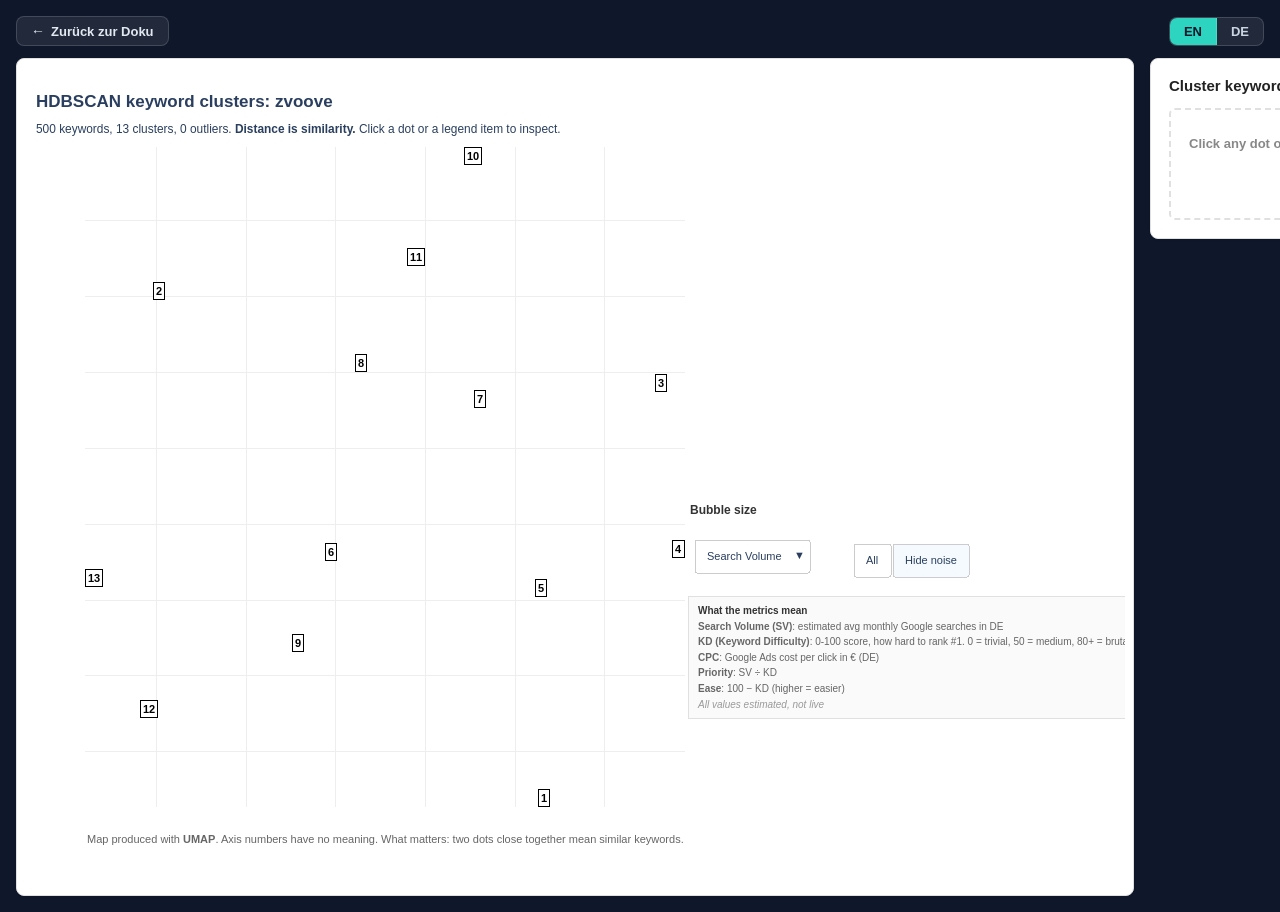
<file: output/clustering/cluster_map.html>
<!DOCTYPE html>
<html><head><meta charset="utf-8"><title>HDBSCAN keyword clusters: zvoove</title>
<script src="https://cdn.plot.ly/plotly-2.35.2.min.js"></script>
<style>
*{box-sizing:border-box}html{background:#0f172a;min-height:100%}body{margin:0;padding:16px;font-family:-apple-system,BlinkMacSystemFont,"Segoe UI",Roboto,sans-serif;background:#0f172a;color:#e2e8f0}
.toolbar{max-width:1620px;margin:0 auto 12px;display:flex;justify-content:space-between;align-items:center;gap:8px}
.back-link{display:inline-flex;align-items:center;gap:6px;background:rgba(255,255,255,0.08);color:#e2e8f0;border:1px solid rgba(255,255,255,0.15);border-radius:8px;padding:6px 14px;font-size:13px;font-weight:600;text-decoration:none;transition:background .15s,border-color .15s}
.back-link:hover{background:rgba(255,255,255,0.15);border-color:rgba(255,255,255,0.30)}
.back-link::before{content:"\2190";font-size:14px}
.lang-switch{display:inline-flex;background:rgba(255,255,255,0.08);border:1px solid rgba(255,255,255,0.15);border-radius:8px;overflow:hidden;box-shadow:none}
.lang-switch button{background:transparent;border:none;padding:6px 14px;cursor:pointer;font-size:13px;font-weight:600;color:#cbd5e1;font-family:inherit}
.lang-switch button:not(:last-child){border-right:1px solid rgba(255,255,255,0.15)}
.lang-switch button.active{background:#2dd4bf;color:#0f172a}
.lang-switch button:not(.active):hover{background:rgba(255,255,255,0.06)}
.wrap{display:flex;gap:16px;align-items:flex-start;max-width:1620px;margin:0 auto}
.chart-card,.table-card{background:white;border:1px solid #e0e0e0;border-radius:8px;box-shadow:0 1px 3px rgba(0,0,0,0.04);padding:8px}
.chart-card{flex:0 0 auto}
.table-card{flex:1 1 480px;min-width:440px;max-width:540px;padding:18px;max-height:880px;overflow-y:auto}
.table-card h3{margin:0 0 4px;font-size:15px;color:#222}
.table-card .placeholder{color:#888;font-size:13px;line-height:1.55;padding:24px 8px;text-align:center;border:2px dashed #e0e0e0;border-radius:6px;margin-top:14px}
.cluster-header{display:flex;align-items:center;gap:10px;padding:8px 0 12px;border-bottom:1px solid #eee;margin-bottom:10px}
.cluster-header .swatch{width:18px;height:18px;border-radius:50%;flex:0 0 18px;border:1px solid #ccc}
.cluster-header .name{font-weight:600;font-size:15px}
.cluster-header .id{font-size:11px;color:#888}
.summary{display:grid;grid-template-columns:repeat(2,1fr);gap:6px 14px;font-size:12px;color:#555;padding:8px 0 14px}
.summary b{color:#222}
table.kws{width:100%;border-collapse:collapse;font-size:12px}
table.kws th{text-align:left;font-weight:600;color:#666;padding:6px;border-bottom:2px solid #eee;position:sticky;top:0;background:white;font-size:11px;text-transform:uppercase;letter-spacing:0.04em}
table.kws td{padding:6px;border-bottom:1px solid #f3f3f3;vertical-align:top}
table.kws td.kw{color:#222;font-weight:500}
table.kws td.num{text-align:right;color:#444;font-variant-numeric:tabular-nums}
table.kws td.intent{text-align:center}
.pill{display:inline-block;padding:1px 6px;border-radius:10px;font-size:10px;font-weight:600}
.pill.c{background:#fde7d6;color:#a04400}.pill.i{background:#dceaf7;color:#1a4f7a}
table.kws tr.hl td{background:#fff7d6;font-weight:700;color:#111;box-shadow:inset 3px 0 0 #f59e0b}
table.kws tr.hl td.kw{color:#000}
.muted{color:#999;font-style:italic}
</style></head><body>
<div class="toolbar"><a class="back-link" href="../../">Zur&#252;ck zur Doku</a><div class="lang-switch"><button id="lang-en" class="active">EN</button><button id="lang-de">DE</button></div></div>
<div class="wrap">
<div class="chart-card"><div id="chart"></div></div>
<div class="table-card">
<h3 id="panel-title">Cluster keywords</h3>
<div id="panel"><div class="placeholder"><b>Click any dot or cluster in the legend</b> to inspect its keywords here.<br>Sorted by search volume.</div></div>
</div></div>
<script>
const FIG = {"data":[{"customdata":[],"hovertemplate":"\u003cb\u003e%{customdata[0]}\u003c\u002fb\u003e\u003cbr\u003e%{customdata[6]}Intent: %{customdata[1]}\u003cbr\u003eSV: %{customdata[2]:,} \u00b7 KD: %{customdata[3]} \u00b7 CPC: \u20ac%{customdata[4]:.2f}\u003cbr\u003ePriority: %{customdata[5]}\u003cextra\u003e\u003c\u002fextra\u003e","marker":{"color":"#cccccc","line":{"width":0},"opacity":0.45,"size":[]},"mode":"markers","name":"Outliers","visible":"legendonly","x":[],"y":[],"type":"scatter"},{"customdata":[["factoring buchen","informational",799,18,2.27,44.4,"\u003cb\u003eHDBSCAN cluster 1: Factoring Booking and Approval\u003c\u002fb\u003e\u003cbr\u003e"],["factoring erlaubnis","informational",671,40,2.28,16.8,"\u003cb\u003eHDBSCAN cluster 1: Factoring Booking and Approval\u003c\u002fb\u003e\u003cbr\u003e"],["echtes factoring","informational",244,19,0.64,12.8,"\u003cb\u003eHDBSCAN cluster 1: Factoring Booking and Approval\u003c\u002fb\u003e\u003cbr\u003e"],["offenes factoring","informational",296,39,1.22,7.6,"\u003cb\u003eHDBSCAN cluster 1: Factoring Booking and Approval\u003c\u002fb\u003e\u003cbr\u003e"],["factoring kfw","informational",234,32,1.27,7.3,"\u003cb\u003eHDBSCAN cluster 1: Factoring Booking and Approval\u003c\u002fb\u003e\u003cbr\u003e"],["stilles factoring","informational",170,29,1.81,5.9,"\u003cb\u003eHDBSCAN cluster 1: Factoring Booking and Approval\u003c\u002fb\u003e\u003cbr\u003e"],["factoring vs bankkredit","informational",85,18,1.91,4.7,"\u003cb\u003eHDBSCAN cluster 1: Factoring Booking and Approval\u003c\u002fb\u003e\u003cbr\u003e"],["factoring datev","informational",110,24,1.95,4.6,"\u003cb\u003eHDBSCAN cluster 1: Factoring Booking and Approval\u003c\u002fb\u003e\u003cbr\u003e"],["factoring vs kontokorrent","informational",107,25,2.23,4.3,"\u003cb\u003eHDBSCAN cluster 1: Factoring Booking and Approval\u003c\u002fb\u003e\u003cbr\u003e"],["factoring online beantragen","commercial",164,46,2.67,3.6,"\u003cb\u003eHDBSCAN cluster 1: Factoring Booking and Approval\u003c\u002fb\u003e\u003cbr\u003e"],["unechtes factoring","informational",161,51,0.91,3.2,"\u003cb\u003eHDBSCAN cluster 1: Factoring Booking and Approval\u003c\u002fb\u003e\u003cbr\u003e"],["factoring vergleich anbieter","commercial",140,44,11.98,3.2,"\u003cb\u003eHDBSCAN cluster 1: Factoring Booking and Approval\u003c\u002fb\u003e\u003cbr\u003e"],["factoring online plattform","commercial",135,46,7.02,2.9,"\u003cb\u003eHDBSCAN cluster 1: Factoring Booking and Approval\u003c\u002fb\u003e\u003cbr\u003e"],["factoring nachteile","informational",120,46,1.53,2.6,"\u003cb\u003eHDBSCAN cluster 1: Factoring Booking and Approval\u003c\u002fb\u003e\u003cbr\u003e"],["factoring zinsen","commercial",80,59,8.79,1.4,"\u003cb\u003eHDBSCAN cluster 1: Factoring Booking and Approval\u003c\u002fb\u003e\u003cbr\u003e"]],"hovertemplate":"\u003cb\u003e%{customdata[0]}\u003c\u002fb\u003e\u003cbr\u003e%{customdata[6]}Intent: %{customdata[1]}\u003cbr\u003eSV: %{customdata[2]:,} \u00b7 KD: %{customdata[3]} \u00b7 CPC: \u20ac%{customdata[4]:.2f}\u003cbr\u003ePriority: %{customdata[5]}\u003cextra\u003e\u003c\u002fextra\u003e","marker":{"color":"#FD3216","line":{"color":"white","width":0.7},"opacity":0.78,"size":{"dtype":"f8","bdata":"WJGmjh8iNEDACgxiq\u002fMyQDQ6pwvZnitATgE3+mM0LUD5o00HDEwrQCizzOXUCSlATRfIEDQ4JUBaduJd83wmQEQFvqcVWCZAgP\u002fPTGbOKECm\u002fSCeRrAoQBbhyWgI1SdAkr19gnOeJ0DIUhvpVvQmQFT6y8278SRA"}},"mode":"markers","name":"1: Factoring Booking and Approval","x":{"dtype":"f4","bdata":"m9NUQMA3W0Afb1NAV8FWQHMfUkAHoVZAsxVZQHtvUkDXKVlAl+1LQMYmV0BDj1FAYThLQPhpWEAaT1lA"},"y":{"dtype":"f4","bdata":"sonSv\u002fiwyr+169O\u002fulHbv5tn2L+KNc+\u002fwVHHv+6F0r\u002f2ZM6\u002fOza8v9lY078rzcm\u002fSn+7v1YQy78aTtS\u002f"},"type":"scatter"},{"customdata":[["zeitarbeitssoftware","commercial",4381,57,9.99,76.9,"\u003cb\u003eHDBSCAN cluster 2: Time Tracking and Staffing Software\u003c\u002fb\u003e\u003cbr\u003e"],["zeiterfassung software","commercial",4892,76,8.87,64.4,"\u003cb\u003eHDBSCAN cluster 2: Time Tracking and Staffing Software\u003c\u002fb\u003e\u003cbr\u003e"],["mobile zeiterfassung","commercial",4743,82,5.13,57.8,"\u003cb\u003eHDBSCAN cluster 2: Time Tracking and Staffing Software\u003c\u002fb\u003e\u003cbr\u003e"],["roi zeitarbeit software","commercial",2065,76,4.1,27.2,"\u003cb\u003eHDBSCAN cluster 2: Time Tracking and Staffing Software\u003c\u002fb\u003e\u003cbr\u003e"],["zeitarbeit software","commercial",1822,82,2.83,22.2,"\u003cb\u003eHDBSCAN cluster 2: Time Tracking and Staffing Software\u003c\u002fb\u003e\u003cbr\u003e"],["cloud sicherheit kmu","informational",446,21,0.78,21.2,"\u003cb\u003eHDBSCAN cluster 2: Time Tracking and Staffing Software\u003c\u002fb\u003e\u003cbr\u003e"],["mobile zeiterfassung app","commercial",755,39,2.83,19.4,"\u003cb\u003eHDBSCAN cluster 2: Time Tracking and Staffing Software\u003c\u002fb\u003e\u003cbr\u003e"],["payroll software zeitarbeit","commercial",671,48,3.21,14.0,"\u003cb\u003eHDBSCAN cluster 2: Time Tracking and Staffing Software\u003c\u002fb\u003e\u003cbr\u003e"],["lohnabrechnung software zeitarbeit","commercial",780,68,11.5,11.5,"\u003cb\u003eHDBSCAN cluster 2: Time Tracking and Staffing Software\u003c\u002fb\u003e\u003cbr\u003e"],["preismodell zeitarbeit software","commercial",650,69,6.79,9.4,"\u003cb\u003eHDBSCAN cluster 2: Time Tracking and Staffing Software\u003c\u002fb\u003e\u003cbr\u003e"],["hr software zeitarbeit","commercial",588,73,10.7,8.1,"\u003cb\u003eHDBSCAN cluster 2: Time Tracking and Staffing Software\u003c\u002fb\u003e\u003cbr\u003e"],["software f\u00fcr zeitarbeitsfirmen","commercial",482,68,4.08,7.1,"\u003cb\u003eHDBSCAN cluster 2: Time Tracking and Staffing Software\u003c\u002fb\u003e\u003cbr\u003e"],["cloud software zeitarbeit","commercial",267,46,2.66,5.8,"\u003cb\u003eHDBSCAN cluster 2: Time Tracking and Staffing Software\u003c\u002fb\u003e\u003cbr\u003e"],["zeiterfassung app zeitarbeit","commercial",159,30,7.49,5.3,"\u003cb\u003eHDBSCAN cluster 2: Time Tracking and Staffing Software\u003c\u002fb\u003e\u003cbr\u003e"],["zeitarbeit verwaltungssoftware","commercial",227,43,3.41,5.3,"\u003cb\u003eHDBSCAN cluster 2: Time Tracking and Staffing Software\u003c\u002fb\u003e\u003cbr\u003e"],["zeitarbeit software mittelstand","commercial",152,29,8.89,5.2,"\u003cb\u003eHDBSCAN cluster 2: Time Tracking and Staffing Software\u003c\u002fb\u003e\u003cbr\u003e"],["zeitarbeit software einf\u00fchrung","commercial",172,34,11.96,5.1,"\u003cb\u003eHDBSCAN cluster 2: Time Tracking and Staffing Software\u003c\u002fb\u003e\u003cbr\u003e"],["mitarbeiter app zeitarbeit","commercial",173,38,2.22,4.6,"\u003cb\u003eHDBSCAN cluster 2: Time Tracking and Staffing Software\u003c\u002fb\u003e\u003cbr\u003e"],["go live software zeitarbeit","informational",88,21,1.02,4.2,"\u003cb\u003eHDBSCAN cluster 2: Time Tracking and Staffing Software\u003c\u002fb\u003e\u003cbr\u003e"],["hotline software zeitarbeit","commercial",173,41,5.91,4.2,"\u003cb\u003eHDBSCAN cluster 2: Time Tracking and Staffing Software\u003c\u002fb\u003e\u003cbr\u003e"],["cloud dsgvo zeitarbeit","informational",169,44,0.44,3.8,"\u003cb\u003eHDBSCAN cluster 2: Time Tracking and Staffing Software\u003c\u002fb\u003e\u003cbr\u003e"],["software zeitarbeit kleine firma","commercial",111,30,4.71,3.7,"\u003cb\u003eHDBSCAN cluster 2: Time Tracking and Staffing Software\u003c\u002fb\u003e\u003cbr\u003e"],["zeitarbeit software vergleich","commercial",149,40,11.84,3.7,"\u003cb\u003eHDBSCAN cluster 2: Time Tracking and Staffing Software\u003c\u002fb\u003e\u003cbr\u003e"],["branchensoftware zeitarbeit","commercial",197,60,4.38,3.3,"\u003cb\u003eHDBSCAN cluster 2: Time Tracking and Staffing Software\u003c\u002fb\u003e\u003cbr\u003e"],["zeitarbeit software mobile app","commercial",128,39,6.12,3.3,"\u003cb\u003eHDBSCAN cluster 2: Time Tracking and Staffing Software\u003c\u002fb\u003e\u003cbr\u003e"],["investition software zeitarbeit","commercial",144,44,10.82,3.3,"\u003cb\u003eHDBSCAN cluster 2: Time Tracking and Staffing Software\u003c\u002fb\u003e\u003cbr\u003e"],["zeitarbeit software anbieter","commercial",84,28,2.2,3.0,"\u003cb\u003eHDBSCAN cluster 2: Time Tracking and Staffing Software\u003c\u002fb\u003e\u003cbr\u003e"],["mobile crm zeitarbeit","commercial",190,65,5.97,2.9,"\u003cb\u003eHDBSCAN cluster 2: Time Tracking and Staffing Software\u003c\u002fb\u003e\u003cbr\u003e"],["zeitarbeit software dsgvo","commercial",85,30,8.36,2.8,"\u003cb\u003eHDBSCAN cluster 2: Time Tracking and Staffing Software\u003c\u002fb\u003e\u003cbr\u003e"],["disposition zeitarbeit software","commercial",161,63,10.82,2.6,"\u003cb\u003eHDBSCAN cluster 2: Time Tracking and Staffing Software\u003c\u002fb\u003e\u003cbr\u003e"],["workflow automatisierung zeitarbeit","commercial",97,37,2.09,2.6,"\u003cb\u003eHDBSCAN cluster 2: Time Tracking and Staffing Software\u003c\u002fb\u003e\u003cbr\u003e"],["testimonial zeitarbeit software","commercial",80,31,9.98,2.6,"\u003cb\u003eHDBSCAN cluster 2: Time Tracking and Staffing Software\u003c\u002fb\u003e\u003cbr\u003e"],["stundenzettel app zeitarbeit","commercial",67,28,3.47,2.4,"\u003cb\u003eHDBSCAN cluster 2: Time Tracking and Staffing Software\u003c\u002fb\u003e\u003cbr\u003e"],["qr code zeiterfassung","commercial",102,60,10.12,1.7,"\u003cb\u003eHDBSCAN cluster 2: Time Tracking and Staffing Software\u003c\u002fb\u003e\u003cbr\u003e"],["zeitarbeit software mac","commercial",52,30,10.3,1.7,"\u003cb\u003eHDBSCAN cluster 2: Time Tracking and Staffing Software\u003c\u002fb\u003e\u003cbr\u003e"],["zeitarbeit software api","commercial",105,63,6.26,1.7,"\u003cb\u003eHDBSCAN cluster 2: Time Tracking and Staffing Software\u003c\u002fb\u003e\u003cbr\u003e"],["cloud erp zeitarbeit","commercial",49,31,4.03,1.6,"\u003cb\u003eHDBSCAN cluster 2: Time Tracking and Staffing Software\u003c\u002fb\u003e\u003cbr\u003e"],["zeitarbeit software open source","commercial",95,61,6.51,1.6,"\u003cb\u003eHDBSCAN cluster 2: Time Tracking and Staffing Software\u003c\u002fb\u003e\u003cbr\u003e"],["all in one zeitarbeit software","commercial",64,41,10.91,1.6,"\u003cb\u003eHDBSCAN cluster 2: Time Tracking and Staffing Software\u003c\u002fb\u003e\u003cbr\u003e"],["zeitarbeit software windows","commercial",44,31,8.2,1.4,"\u003cb\u003eHDBSCAN cluster 2: Time Tracking and Staffing Software\u003c\u002fb\u003e\u003cbr\u003e"],["landwer zeitarbeit software","commercial",55,39,4.75,1.4,"\u003cb\u003eHDBSCAN cluster 2: Time Tracking and Staffing Software\u003c\u002fb\u003e\u003cbr\u003e"],["a\u00fcg software cloud","commercial",57,56,6.93,1.0,"\u003cb\u003eHDBSCAN cluster 2: Time Tracking and Staffing Software\u003c\u002fb\u003e\u003cbr\u003e"],["schulung zeitarbeit software","commercial",64,62,10.32,1.0,"\u003cb\u003eHDBSCAN cluster 2: Time Tracking and Staffing Software\u003c\u002fb\u003e\u003cbr\u003e"],["software zeitarbeit kmu","commercial",27,34,4.4,0.8,"\u003cb\u003eHDBSCAN cluster 2: Time Tracking and Staffing Software\u003c\u002fb\u003e\u003cbr\u003e"],["zeitersparnis durch software","commercial",30,37,6.2,0.8,"\u003cb\u003eHDBSCAN cluster 2: Time Tracking and Staffing Software\u003c\u002fb\u003e\u003cbr\u003e"],["beste zeitarbeit software","commercial",37,50,8.84,0.7,"\u003cb\u003eHDBSCAN cluster 2: Time Tracking and Staffing Software\u003c\u002fb\u003e\u003cbr\u003e"],["zeitarbeit software test","commercial",30,63,10.96,0.5,"\u003cb\u003eHDBSCAN cluster 2: Time Tracking and Staffing Software\u003c\u002fb\u003e\u003cbr\u003e"]],"hovertemplate":"\u003cb\u003e%{customdata[0]}\u003c\u002fb\u003e\u003cbr\u003e%{customdata[6]}Intent: %{customdata[1]}\u003cbr\u003eSV: %{customdata[2]:,} \u00b7 KD: %{customdata[3]} \u00b7 CPC: \u20ac%{customdata[4]:.2f}\u003cbr\u003ePriority: %{customdata[5]}\u003cextra\u003e\u003c\u002fextra\u003e","marker":{"color":"#00FE35","line":{"color":"white","width":0.7},"opacity":0.78,"size":{"dtype":"f8","bdata":"aYQ+lxqMQ0BRVpRjV3xEQL1GzO6kN0RA2NKiVpy4PEAukgOKqlc7QNjKHvUxjzBABNH49ha9M0DACgxiq\u002fMyQDB7fW\u002fY9jNA+l1rW1+\u002fMkCKoabF1R8yQNpB6gAt+jBANgdMEBNXLEBivESECZwoQLD2iWYHEStALIN7Ei5UKECw0A6VaB0pQG8abX8nJylAVCuqLH5hJUBvGm1\u002fJycpQAAAAAAAAClAcHu2miCJJkCjYS7U4DQoQJQB9pchCSpA5p0\u002fM09QJ0AAAAAAAAAoQEKPilxHKiVAdrJEa7fIKUBNF8gQNDglQKb9IJ5GsChAMauxvk7ZJUBU+svNu\u002fEkQEZqfUdzLyRAPQ7YJ3kZJkB9VhjRCjYjQMSEVyo4PyZAAAAAAAAAI0DQygfqLb8lQAAAAAAAACRAzVv\u002fpByiIkB2uOr7i2ojQNezFfPBjCNAAAAAAAAAJEBgjpALNzIhQGSpjXQreiFADvfY7C8VIkBkqY10K3ohQA=="}},"mode":"markers","name":"2: Time Tracking and Staffing Software","x":{"dtype":"f4","bdata":"2\u002fBCv\u002fjGMr\u002fx\u002fqS\u002fO2tSvw1Shb8Pcri8j8ykv9z4qr\u002f9LTK\u002fflOFv1qCjr+ZUa+\u002fexEbvizenr8cU6G\u002fmaGavxAQjb\u002flqpa\u002f1bqJvxZwg7\u002ftGRm+aNCpv\u002fe7P7+Oa7C\u002fE\u002fmfv2WQsb8vO7O\u002f1e2sv9Y\u002ffb+2SIq\u002ffrx9v2\u002fthb\u002f0uaS\u002fnk6Nvki0f78Kt4a\u002frReUvmCrpr+Jo5S\u002flwJyv0XzML\u002fUI4M+XH6Iv8e4hb9D65G\u002fpz2dv2HiV78="},"y":{"dtype":"f4","bdata":"UEOiQNIWpkBc2YJA3hWnQDvfpEAGNKxAQHCLQFfzo0Aid59A7VGkQJbmpED626NA9wqtQAJajUDu6aFApk2pQKvpqkChZYlA9eypQN+Gp0Df4qpAe\u002fapQCtesEDJMadAsRiQQHmYqUCAy6tAFzl9QPZ8p0A6KKJAKm+AQLcdq0BM9otAlwSPQDm6pkAO+qZAigKqQKnorUB2qaZA\u002f7OmQJfMpECER7BAV5muQAQjq0CD1aBAErOvQOy3rkA="},"type":"scatter"},{"customdata":[["ki recruiting","informational",3354,36,2.43,93.2,"\u003cb\u003eHDBSCAN cluster 3: AI-Powered Recruiting and Sourcing\u003c\u002fb\u003e\u003cbr\u003e"],["candidate experience verbessern","informational",195,7,0.4,27.9,"\u003cb\u003eHDBSCAN cluster 3: AI-Powered Recruiting and Sourcing\u003c\u002fb\u003e\u003cbr\u003e"],["automatisierung recruiting prozess","informational",739,29,0.73,25.5,"\u003cb\u003eHDBSCAN cluster 3: AI-Powered Recruiting and Sourcing\u003c\u002fb\u003e\u003cbr\u003e"],["recruiting software","commercial",1149,52,6.81,22.1,"\u003cb\u003eHDBSCAN cluster 3: AI-Powered Recruiting and Sourcing\u003c\u002fb\u003e\u003cbr\u003e"],["ki matching kandidaten","informational",150,7,1.18,21.4,"\u003cb\u003eHDBSCAN cluster 3: AI-Powered Recruiting and Sourcing\u003c\u002fb\u003e\u003cbr\u003e"],["ai act recruiting","informational",175,12,1.31,14.6,"\u003cb\u003eHDBSCAN cluster 3: AI-Powered Recruiting and Sourcing\u003c\u002fb\u003e\u003cbr\u003e"],["recruiting automatisieren","informational",699,52,0.92,13.4,"\u003cb\u003eHDBSCAN cluster 3: AI-Powered Recruiting and Sourcing\u003c\u002fb\u003e\u003cbr\u003e"],["applicant tracking system deutsch","commercial",671,50,2.65,13.4,"\u003cb\u003eHDBSCAN cluster 3: AI-Powered Recruiting and Sourcing\u003c\u002fb\u003e\u003cbr\u003e"],["randstad konkurrenz","informational",169,14,1.03,12.1,"\u003cb\u003eHDBSCAN cluster 3: AI-Powered Recruiting and Sourcing\u003c\u002fb\u003e\u003cbr\u003e"],["recruiting plattform","commercial",796,66,8.35,12.1,"\u003cb\u003eHDBSCAN cluster 3: AI-Powered Recruiting and Sourcing\u003c\u002fb\u003e\u003cbr\u003e"],["recruiting tool zeitarbeit","commercial",666,62,2.94,10.7,"\u003cb\u003eHDBSCAN cluster 3: AI-Powered Recruiting and Sourcing\u003c\u002fb\u003e\u003cbr\u003e"],["ki im recruiting","informational",433,41,1.11,10.6,"\u003cb\u003eHDBSCAN cluster 3: AI-Powered Recruiting and Sourcing\u003c\u002fb\u003e\u003cbr\u003e"],["active sourcing tools","commercial",736,74,4.26,9.9,"\u003cb\u003eHDBSCAN cluster 3: AI-Powered Recruiting and Sourcing\u003c\u002fb\u003e\u003cbr\u003e"],["generation z recruiting","informational",53,7,0.84,7.6,"\u003cb\u003eHDBSCAN cluster 3: AI-Powered Recruiting and Sourcing\u003c\u002fb\u003e\u003cbr\u003e"],["recruiting funnel","informational",302,43,1.32,7.0,"\u003cb\u003eHDBSCAN cluster 3: AI-Powered Recruiting and Sourcing\u003c\u002fb\u003e\u003cbr\u003e"],["recruiting chatbot","commercial",261,42,2.51,6.2,"\u003cb\u003eHDBSCAN cluster 3: AI-Powered Recruiting and Sourcing\u003c\u002fb\u003e\u003cbr\u003e"],["recruiting kennzahlen","informational",195,33,0.97,5.9,"\u003cb\u003eHDBSCAN cluster 3: AI-Powered Recruiting and Sourcing\u003c\u002fb\u003e\u003cbr\u003e"],["ki sourcing tool","commercial",150,29,4.82,5.2,"\u003cb\u003eHDBSCAN cluster 3: AI-Powered Recruiting and Sourcing\u003c\u002fb\u003e\u003cbr\u003e"],["bias ki recruiting","informational",197,39,0.31,5.1,"\u003cb\u003eHDBSCAN cluster 3: AI-Powered Recruiting and Sourcing\u003c\u002fb\u003e\u003cbr\u003e"],["prompt engineering recruiting","informational",106,26,0.55,4.1,"\u003cb\u003eHDBSCAN cluster 3: AI-Powered Recruiting and Sourcing\u003c\u002fb\u003e\u003cbr\u003e"],["chatgpt im recruiting","informational",155,38,1.91,4.1,"\u003cb\u003eHDBSCAN cluster 3: AI-Powered Recruiting and Sourcing\u003c\u002fb\u003e\u003cbr\u003e"],["zvoove case study recruiting","commercial",143,38,6.52,3.8,"\u003cb\u003eHDBSCAN cluster 3: AI-Powered Recruiting and Sourcing\u003c\u002fb\u003e\u003cbr\u003e"],["auswahl kandidaten ki","informational",142,40,0.9,3.5,"\u003cb\u003eHDBSCAN cluster 3: AI-Powered Recruiting and Sourcing\u003c\u002fb\u003e\u003cbr\u003e"],["adecco konkurrenz","informational",40,17,0.31,2.4,"\u003cb\u003eHDBSCAN cluster 3: AI-Powered Recruiting and Sourcing\u003c\u002fb\u003e\u003cbr\u003e"],["zvoove recruit demo","commercial",78,36,6.27,2.2,"\u003cb\u003eHDBSCAN cluster 3: AI-Powered Recruiting and Sourcing\u003c\u002fb\u003e\u003cbr\u003e"],["candidate scoring ki","informational",60,33,1.48,1.8,"\u003cb\u003eHDBSCAN cluster 3: AI-Powered Recruiting and Sourcing\u003c\u002fb\u003e\u003cbr\u003e"],["voice bot recruiting","commercial",54,32,9.7,1.7,"\u003cb\u003eHDBSCAN cluster 3: AI-Powered Recruiting and Sourcing\u003c\u002fb\u003e\u003cbr\u003e"],["resume parsing tool","commercial",66,41,5.62,1.6,"\u003cb\u003eHDBSCAN cluster 3: AI-Powered Recruiting and Sourcing\u003c\u002fb\u003e\u003cbr\u003e"],["ki ethik recruiting","informational",10,10,1.78,1.0,"\u003cb\u003eHDBSCAN cluster 3: AI-Powered Recruiting and Sourcing\u003c\u002fb\u003e\u003cbr\u003e"],["ki cv parsing","commercial",35,40,2.51,0.9,"\u003cb\u003eHDBSCAN cluster 3: AI-Powered Recruiting and Sourcing\u003c\u002fb\u003e\u003cbr\u003e"],["chatbot bewerbung","commercial",29,52,7.16,0.6,"\u003cb\u003eHDBSCAN cluster 3: AI-Powered Recruiting and Sourcing\u003c\u002fb\u003e\u003cbr\u003e"],["ki email sourcing","commercial",30,56,10.71,0.5,"\u003cb\u003eHDBSCAN cluster 3: AI-Powered Recruiting and Sourcing\u003c\u002fb\u003e\u003cbr\u003e"],["linkedin recruiter kosten","informational",17,44,1.18,0.4,"\u003cb\u003eHDBSCAN cluster 3: AI-Powered Recruiting and Sourcing\u003c\u002fb\u003e\u003cbr\u003e"],["bewerberkommunikation chatbot","commercial",20,66,9.96,0.3,"\u003cb\u003eHDBSCAN cluster 3: AI-Powered Recruiting and Sourcing\u003c\u002fb\u003e\u003cbr\u003e"]],"hovertemplate":"\u003cb\u003e%{customdata[0]}\u003c\u002fb\u003e\u003cbr\u003e%{customdata[6]}Intent: %{customdata[1]}\u003cbr\u003eSV: %{customdata[2]:,} \u00b7 KD: %{customdata[3]} \u00b7 CPC: \u20ac%{customdata[4]:.2f}\u003cbr\u003ePriority: %{customdata[5]}\u003cextra\u003e\u003c\u002fextra\u003e","marker":{"color":"#6A76FC","line":{"color":"white","width":0.7},"opacity":0.78,"size":{"dtype":"f8","bdata":"XiD1iHp6QUAwe31v2PYpQE4Q1nqflzNAi0iZs83yNkC9tIXMWD8oQJLbI8qPOilA4BOxTyQ4M0DACgxiq\[base64]"}},"mode":"markers","name":"3: AI-Powered Recruiting and Sourcing","x":{"dtype":"f4","bdata":"6HKUQN3Sn0Ab94tAEMuPQBkHokD5yZFAjQ+QQBjTi0BX1KBAiwqTQGMwjEBBSZZAsg2AQJTpmECBRpdAwueTQM3qlEAECIZAVwSaQEOXk0D6ZJVANA2ZQA05o0CxgqBAQ9+dQBbXnUBeb5VAAASFQBenmkBOf4pAub2QQFJdhEBuqZZABnCQQA=="},"y":{"dtype":"f4","bdata":"o8ODQC5BhECzR3dAB0N5QFHzg0CDo3xAFIR5QM3PeUDWLIFAnRB1QN84dEDDFYJArLiEQDNodkCuiXRA1GtPQPzmfEAYIolAmKyBQLDYfkA3jWZAEgd8QCUKhUCyP4FAiFIrQA94hUCuKEZAgxF0QBB+hEC+rYlAwm1GQKvKikCkgHBAYZxFQA=="},"type":"scatter"},{"customdata":[["zvoove referenzen","commercial",4617,61,11.42,75.7,"\u003cb\u003eHDBSCAN cluster 4: Zvoove Platform Features and Pricing\u003c\u002fb\u003e\u003cbr\u003e"],["zvoove cashlink","commercial",2982,47,5.67,63.4,"\u003cb\u003eHDBSCAN cluster 4: Zvoove Platform Features and Pricing\u003c\u002fb\u003e\u003cbr\u003e"],["zvoove dms","commercial",3902,76,8.61,51.3,"\u003cb\u003eHDBSCAN cluster 4: Zvoove Platform Features and Pricing\u003c\u002fb\u003e\u003cbr\u003e"],["zvoove cockpit","commercial",3418,70,6.71,48.8,"\u003cb\u003eHDBSCAN cluster 4: Zvoove Platform Features and Pricing\u003c\u002fb\u003e\u003cbr\u003e"],["zvoove payroll","commercial",3188,85,2.56,37.5,"\u003cb\u003eHDBSCAN cluster 4: Zvoove Platform Features and Pricing\u003c\u002fb\u003e\u003cbr\u003e"],["zvoove recruit","commercial",1369,61,3.75,22.4,"\u003cb\u003eHDBSCAN cluster 4: Zvoove Platform Features and Pricing\u003c\u002fb\u003e\u003cbr\u003e"],["zvoove one","commercial",928,75,5.2,12.4,"\u003cb\u003eHDBSCAN cluster 4: Zvoove Platform Features and Pricing\u003c\u002fb\u003e\u003cbr\u003e"],["zvoove kunden","commercial",533,53,5.76,10.1,"\u003cb\u003eHDBSCAN cluster 4: Zvoove Platform Features and Pricing\u003c\u002fb\u003e\u003cbr\u003e"],["zvoove alternative","commercial",410,73,6.98,5.6,"\u003cb\u003eHDBSCAN cluster 4: Zvoove Platform Features and Pricing\u003c\u002fb\u003e\u003cbr\u003e"],["bewerber pool aufbauen","informational",96,17,0.91,5.6,"\u003cb\u003eHDBSCAN cluster 4: Zvoove Platform Features and Pricing\u003c\u002fb\u003e\u003cbr\u003e"],["zvoove integration datev","commercial",183,43,4.03,4.3,"\u003cb\u003eHDBSCAN cluster 4: Zvoove Platform Features and Pricing\u003c\u002fb\u003e\u003cbr\u003e"],["zvoove cashlink kosten","commercial",104,27,10.01,3.9,"\u003cb\u003eHDBSCAN cluster 4: Zvoove Platform Features and Pricing\u003c\u002fb\u003e\u003cbr\u003e"],["zvoove cockpit funktionen","commercial",165,43,3.13,3.8,"\u003cb\u003eHDBSCAN cluster 4: Zvoove Platform Features and Pricing\u003c\u002fb\u003e\u003cbr\u003e"],["support zvoove","commercial",154,41,5.56,3.8,"\u003cb\u003eHDBSCAN cluster 4: Zvoove Platform Features and Pricing\u003c\u002fb\u003e\u003cbr\u003e"],["zvoove erfolgsstory","commercial",94,31,5.41,3.0,"\u003cb\u003eHDBSCAN cluster 4: Zvoove Platform Features and Pricing\u003c\u002fb\u003e\u003cbr\u003e"],["zvoove webinar","commercial",129,43,8.67,3.0,"\u003cb\u003eHDBSCAN cluster 4: Zvoove Platform Features and Pricing\u003c\u002fb\u003e\u003cbr\u003e"],["zvoove schnittstellen","commercial",103,37,11.54,2.8,"\u003cb\u003eHDBSCAN cluster 4: Zvoove Platform Features and Pricing\u003c\u002fb\u003e\u003cbr\u003e"],["zvoove one demo","commercial",157,66,3.13,2.4,"\u003cb\u003eHDBSCAN cluster 4: Zvoove Platform Features and Pricing\u003c\u002fb\u003e\u003cbr\u003e"],["zvoove dms+ funktionen","commercial",138,63,6.49,2.2,"\u003cb\u003eHDBSCAN cluster 4: Zvoove Platform Features and Pricing\u003c\u002fb\u003e\u003cbr\u003e"],["zvoove payroll preise","commercial",88,44,2.68,2.0,"\u003cb\u003eHDBSCAN cluster 4: Zvoove Platform Features and Pricing\u003c\u002fb\u003e\u003cbr\u003e"],["zvoove cashlink erfahrungen","commercial",59,30,8.13,2.0,"\u003cb\u003eHDBSCAN cluster 4: Zvoove Platform Features and Pricing\u003c\u002fb\u003e\u003cbr\u003e"],["zvoove recruit preise","commercial",79,41,4.6,1.9,"\u003cb\u003eHDBSCAN cluster 4: Zvoove Platform Features and Pricing\u003c\u002fb\u003e\u003cbr\u003e"],["zvoove case study","commercial",75,40,7.89,1.9,"\u003cb\u003eHDBSCAN cluster 4: Zvoove Platform Features and Pricing\u003c\u002fb\u003e\u003cbr\u003e"],["zvoove customer success","commercial",65,39,8.41,1.7,"\u003cb\u003eHDBSCAN cluster 4: Zvoove Platform Features and Pricing\u003c\u002fb\u003e\u003cbr\u003e"],["kundenstimme erp","commercial",76,48,3.48,1.6,"\u003cb\u003eHDBSCAN cluster 4: Zvoove Platform Features and Pricing\u003c\u002fb\u003e\u003cbr\u003e"],["zvoove vs prosoft","commercial",93,60,2.52,1.6,"\u003cb\u003eHDBSCAN cluster 4: Zvoove Platform Features and Pricing\u003c\u002fb\u003e\u003cbr\u003e"],["zvoove one preise","commercial",88,58,6.98,1.5,"\u003cb\u003eHDBSCAN cluster 4: Zvoove Platform Features and Pricing\u003c\u002fb\u003e\u003cbr\u003e"],["zvoove vs landwehr","commercial",61,46,6.98,1.3,"\u003cb\u003eHDBSCAN cluster 4: Zvoove Platform Features and Pricing\u003c\u002fb\u003e\u003cbr\u003e"],["zvoove erfahrungen","commercial",87,73,8.79,1.2,"\u003cb\u003eHDBSCAN cluster 4: Zvoove Platform Features and Pricing\u003c\u002fb\u003e\u003cbr\u003e"],["zvoove demo termin","commercial",45,55,7.53,0.8,"\u003cb\u003eHDBSCAN cluster 4: Zvoove Platform Features and Pricing\u003c\u002fb\u003e\u003cbr\u003e"],["zvoove one kosten","commercial",40,65,10.46,0.6,"\u003cb\u003eHDBSCAN cluster 4: Zvoove Platform Features and Pricing\u003c\u002fb\u003e\u003cbr\u003e"],["zvoove payroll erfahrungen","commercial",31,62,9.21,0.5,"\u003cb\u003eHDBSCAN cluster 4: Zvoove Platform Features and Pricing\u003c\u002fb\u003e\u003cbr\u003e"],["zvoove implementierung","commercial",25,53,11.48,0.5,"\u003cb\u003eHDBSCAN cluster 4: Zvoove Platform Features and Pricing\u003c\u002fb\u003e\u003cbr\u003e"],["zvoove case study lohn","commercial",22,50,4.29,0.4,"\u003cb\u003eHDBSCAN cluster 4: Zvoove Platform Features and Pricing\u003c\u002fb\u003e\u003cbr\u003e"]],"hovertemplate":"\u003cb\u003e%{customdata[0]}\u003c\u002fb\u003e\u003cbr\u003e%{customdata[6]}Intent: %{customdata[1]}\u003cbr\u003eSV: %{customdata[2]:,} \u00b7 KD: %{customdata[3]} \u00b7 CPC: \u20ac%{customdata[4]:.2f}\u003cbr\u003ePriority: %{customdata[5]}\u003cextra\u003e\u003c\u002fextra\u003e","marker":{"color":"#FED4C4","line":{"color":"white","width":0.7},"opacity":0.78,"size":{"dtype":"f8","bdata":"pNTwYrT8Q0DYJgFs5KZAQDKd2srSnUJAxNF4q6ydQUBKjxaVlx1BQAAAAAAAgDhAOOLOnEY7NUDNgXMGHIsxQOe8H27NHzBAl5AECkfMJUB6nE2TGocpQPsXia+yMiZAZ+GKKWHYKEBWkD9f4GgoQIMpIhgDsiVAJGPs35lbJ0CquPLBHSYmQHII8rmrhyhAIpexrlG\u002fJ0BUK6osfmElQLfnVpFfriNAONyWtWDjJED2l5toBqkkQGjdsB\u002fwDyRA\u002fCYymsG3JECggthLxqQlQFQrqix+YSVAGp3ThWzPI0BzaRYdz1MlQL\u002f7WNpMtSJA1Za2DhZTIkBxMFoBWZEhQAAAAAAAACFAqhVVFr+wIEA="}},"mode":"markers","name":"4: Zvoove Platform Features and Pricing","x":{"dtype":"f4","bdata":"jAenQHJfi0CAKJxA3rGhQAIvl0CIV6JAumqiQJeujEDhBZpA9wQ7QFRCnkDSK4xAr3udQF64m0AUcqNAMCKYQLX4p0Dsn59ACPaYQLPAmEADgolA9XikQMIQq0D9WY1AekaFQO1wm0CBC6JAidCeQBtrp0BaaZpAkQCkQMztmEB2AqdAhVirQA=="},"y":{"dtype":"f4","bdata":"jk3eP1MYC0CzeLI\u002f3Aa\u002fP4CDCECOrfU\u002f8s\u002fMP\u002fCh0D8v3aU\u002fFFncPtkEtz93AQ9A6COnP0mUqj+T6Pk\u002fnj+9P\u002fir7D\u002fozLo\u002fhRqaPxVHBUDwHhBAwmkBQOiX4j+d0fw\u002fAS2zP3rtpj9e1No\u002fgzC3P4tq8j8glaQ\u002f7Sz8P58xBkCmedY\u002fWuTnPw=="},"type":"scatter"},{"customdata":[["a\u00fcg","informational",5006,32,1.5,156.4,"\u003cb\u003eHDBSCAN cluster 5: Payroll and Applicant Management\u003c\u002fb\u003e\u003cbr\u003e"],["bewerber finden","informational",2768,39,1.54,71.0,"\u003cb\u003eHDBSCAN cluster 5: Payroll and Applicant Management\u003c\u002fb\u003e\u003cbr\u003e"],["lizenzmodell saas","informational",436,21,1.68,20.8,"\u003cb\u003eHDBSCAN cluster 5: Payroll and Applicant Management\u003c\u002fb\u003e\u003cbr\u003e"],["lohnabrechnung pdf vorlage","informational",136,7,1.57,19.4,"\u003cb\u003eHDBSCAN cluster 5: Payroll and Applicant Management\u003c\u002fb\u003e\u003cbr\u003e"],["lohnabrechnung was beachten","informational",131,7,1.62,18.7,"\u003cb\u003eHDBSCAN cluster 5: Payroll and Applicant Management\u003c\u002fb\u003e\u003cbr\u003e"],["offboarding prozess","informational",517,37,1.91,14.0,"\u003cb\u003eHDBSCAN cluster 5: Payroll and Applicant Management\u003c\u002fb\u003e\u003cbr\u003e"],["lohnabrechnung sage","commercial",604,47,11.71,12.9,"\u003cb\u003eHDBSCAN cluster 5: Payroll and Applicant Management\u003c\u002fb\u003e\u003cbr\u003e"],["stellenanzeige schalten","informational",404,36,0.78,11.2,"\u003cb\u003eHDBSCAN cluster 5: Payroll and Applicant Management\u003c\u002fb\u003e\u003cbr\u003e"],["stellenanzeige beispiel","informational",169,16,0.52,10.6,"\u003cb\u003eHDBSCAN cluster 5: Payroll and Applicant Management\u003c\u002fb\u003e\u003cbr\u003e"],["multiposting jobb\u00f6rsen","informational",352,34,1.57,10.4,"\u003cb\u003eHDBSCAN cluster 5: Payroll and Applicant Management\u003c\u002fb\u003e\u003cbr\u003e"],["a\u00fcg novelle","informational",249,24,0.57,10.4,"\u003cb\u003eHDBSCAN cluster 5: Payroll and Applicant Management\u003c\u002fb\u003e\u003cbr\u003e"],["lohnabrechnung muster","informational",423,43,2.46,9.8,"\u003cb\u003eHDBSCAN cluster 5: Payroll and Applicant Management\u003c\u002fb\u003e\u003cbr\u003e"],["indeed alternative","commercial",549,58,11.86,9.5,"\u003cb\u003eHDBSCAN cluster 5: Payroll and Applicant Management\u003c\u002fb\u003e\u003cbr\u003e"],["lohnabrechnung erstellen","informational",456,49,2.49,9.3,"\u003cb\u003eHDBSCAN cluster 5: Payroll and Applicant Management\u003c\u002fb\u003e\u003cbr\u003e"],["lohnabrechnung leiharbeiter","informational",350,45,0.32,7.8,"\u003cb\u003eHDBSCAN cluster 5: Payroll and Applicant Management\u003c\u002fb\u003e\u003cbr\u003e"],["leiharbeit image","informational",332,43,1.98,7.7,"\u003cb\u003eHDBSCAN cluster 5: Payroll and Applicant Management\u003c\u002fb\u003e\u003cbr\u003e"],["lohnabrechnung addison","commercial",400,54,4.69,7.4,"\u003cb\u003eHDBSCAN cluster 5: Payroll and Applicant Management\u003c\u002fb\u003e\u003cbr\u003e"],["verleihverbot bau","informational",261,47,2.25,5.6,"\u003cb\u003eHDBSCAN cluster 5: Payroll and Applicant Management\u003c\u002fb\u003e\u003cbr\u003e"],["qualifikationsmatrix erstellen","informational",55,11,1.08,5.0,"\u003cb\u003eHDBSCAN cluster 5: Payroll and Applicant Management\u003c\u002fb\u003e\u003cbr\u003e"],["ketten\u00fcberlassung","informational",183,41,1.56,4.5,"\u003cb\u003eHDBSCAN cluster 5: Payroll and Applicant Management\u003c\u002fb\u003e\u003cbr\u003e"],["make integromat hr","commercial",155,47,4.09,3.3,"\u003cb\u003eHDBSCAN cluster 5: Payroll and Applicant Management\u003c\u002fb\u003e\u003cbr\u003e"],["stepstone alternative","commercial",141,48,5.71,2.9,"\u003cb\u003eHDBSCAN cluster 5: Payroll and Applicant Management\u003c\u002fb\u003e\u003cbr\u003e"],["stellenanzeige formulieren","informational",92,40,1.43,2.3,"\u003cb\u003eHDBSCAN cluster 5: Payroll and Applicant Management\u003c\u002fb\u003e\u003cbr\u003e"],["disposition optimieren","informational",31,14,1.8,2.2,"\u003cb\u003eHDBSCAN cluster 5: Payroll and Applicant Management\u003c\u002fb\u003e\u003cbr\u003e"],["betriebsrat a\u00fcg mitbestimmung","informational",56,32,1.21,1.8,"\u003cb\u003eHDBSCAN cluster 5: Payroll and Applicant Management\u003c\u002fb\u003e\u003cbr\u003e"],["lohnabrechnung datev integration","commercial",50,30,5.06,1.7,"\u003cb\u003eHDBSCAN cluster 5: Payroll and Applicant Management\u003c\u002fb\u003e\u003cbr\u003e"],["bap lohntabelle","informational",33,21,1.17,1.6,"\u003cb\u003eHDBSCAN cluster 5: Payroll and Applicant Management\u003c\u002fb\u003e\u003cbr\u003e"],["ki lohnabrechnung pr\u00fcfung","informational",14,10,1.35,1.4,"\u003cb\u003eHDBSCAN cluster 5: Payroll and Applicant Management\u003c\u002fb\u003e\u003cbr\u003e"],["papierlose lohnabrechnung","informational",30,31,1.08,1.0,"\u003cb\u003eHDBSCAN cluster 5: Payroll and Applicant Management\u003c\u002fb\u003e\u003cbr\u003e"],["scheinselbstst\u00e4ndigkeit a\u00fcg","informational",25,29,0.35,0.9,"\u003cb\u003eHDBSCAN cluster 5: Payroll and Applicant Management\u003c\u002fb\u003e\u003cbr\u003e"],["lohnabrechnung fehler vermeiden","informational",25,31,0.37,0.8,"\u003cb\u003eHDBSCAN cluster 5: Payroll and Applicant Management\u003c\u002fb\u003e\u003cbr\u003e"],["ki stellenanzeige generieren","commercial",22,66,5.33,0.3,"\u003cb\u003eHDBSCAN cluster 5: Payroll and Applicant Management\u003c\u002fb\u003e\u003cbr\u003e"]],"hovertemplate":"\u003cb\u003e%{customdata[0]}\u003c\u002fb\u003e\u003cbr\u003e%{customdata[6]}Intent: %{customdata[1]}\u003cbr\u003eSV: %{customdata[2]:,} \u00b7 KD: %{customdata[3]} \u00b7 CPC: \u20ac%{customdata[4]:.2f}\u003cbr\u003ePriority: %{customdata[5]}\u003cextra\u003e\u003c\u002fextra\u003e","marker":{"color":"#FE00CE","line":{"color":"white","width":0.7},"opacity":0.78,"size":{"dtype":"f8","bdata":"p5f4pzKwREBvGm1\[base64]"}},"mode":"markers","name":"5: Payroll and Applicant Management","x":{"dtype":"f4","bdata":"0MBpQMILaEBAglhA589XQGaEVEDtUPs\u002fyc1iQNXtXUC0w2VA8uxxQFfXbUDXJFVA86t2QJpTRkAhOEZAp7hdQPwxUEBOqX5Ad047QDE3FECrJVNArflMQEJ9WUCo\u002fytAtMkhQLOeP0DsSGJAe9VUQGSNTECGiHVAXQhPQBJIWUA="},"y":{"dtype":"f4","bdata":"SLuHP3WCoz9nU5E\u002fb8WgPyRQfD+WJ+c\u002fepBqPwiZsz9BV68\u002fNq+WP9gQhD\u002fiKHA\u002fOUSPP1S5UT+dwi8\u002fbxWcP7rmhz98+pE\u002fC3S\u002fP6M\u002fqT9aS4Q\u002fM12bP4SbyT8dyK0\u002fTMqrP3KpmT8Su3U\u002fU1BjP\u002fwmVD8DbY4\u002fm\u002fNkP8rTvD8="},"type":"scatter"},{"customdata":[["fachkr\u00e4ftemangel deutschland","informational",3916,29,0.31,135.0,"\u003cb\u003eHDBSCAN cluster 6: Staffing Laws and Market Trends\u003c\u002fb\u003e\u003cbr\u003e"],["h\u00f6chst\u00fcberlassungsdauer","informational",3959,51,1.87,77.6,"\u003cb\u003eHDBSCAN cluster 6: Staffing Laws and Market Trends\u003c\u002fb\u003e\u003cbr\u003e"],["gig economy deutschland","informational",789,17,2.2,46.4,"\u003cb\u003eHDBSCAN cluster 6: Staffing Laws and Market Trends\u003c\u002fb\u003e\u003cbr\u003e"],["markt zeitarbeit deutschland","informational",484,38,1.4,12.7,"\u003cb\u003eHDBSCAN cluster 6: Staffing Laws and Market Trends\u003c\u002fb\u003e\u003cbr\u003e"],["gesetzliche abz\u00fcge lohn","informational",538,43,2.32,12.5,"\u003cb\u003eHDBSCAN cluster 6: Staffing Laws and Market Trends\u003c\u002fb\u003e\u003cbr\u003e"],["h\u00f6chst\u00fcberlassungsdauer ausnahmen","informational",108,11,2.04,9.8,"\u003cb\u003eHDBSCAN cluster 6: Staffing Laws and Market Trends\u003c\u002fb\u003e\u003cbr\u003e"],["ranking zeitarbeitsfirmen deutschland","informational",193,22,0.72,8.8,"\u003cb\u003eHDBSCAN cluster 6: Staffing Laws and Market Trends\u003c\u002fb\u003e\u003cbr\u003e"],["a\u00fcg erlaubnis beantragen","informational",147,17,1.13,8.6,"\u003cb\u003eHDBSCAN cluster 6: Staffing Laws and Market Trends\u003c\u002fb\u003e\u003cbr\u003e"],["a\u00fcg statistik meldung","informational",168,26,0.75,6.5,"\u003cb\u003eHDBSCAN cluster 6: Staffing Laws and Market Trends\u003c\u002fb\u003e\u003cbr\u003e"],["sanktionen a\u00fcg versto\u00df","informational",165,31,1.92,5.3,"\u003cb\u003eHDBSCAN cluster 6: Staffing Laws and Market Trends\u003c\u002fb\u003e\u003cbr\u003e"],["a\u00fcg statistik wann","informational",166,34,2.0,4.9,"\u003cb\u003eHDBSCAN cluster 6: Staffing Laws and Market Trends\u003c\u002fb\u003e\u003cbr\u003e"],["\u00fcberlassungsvertrag inhalt","informational",175,37,2.5,4.7,"\u003cb\u003eHDBSCAN cluster 6: Staffing Laws and Market Trends\u003c\u002fb\u003e\u003cbr\u003e"],["beste jobb\u00f6rsen deutschland","informational",98,24,1.22,4.1,"\u003cb\u003eHDBSCAN cluster 6: Staffing Laws and Market Trends\u003c\u002fb\u003e\u003cbr\u003e"],["\u00fcberlassungsvertrag muster","informational",131,40,0.5,3.3,"\u003cb\u003eHDBSCAN cluster 6: Staffing Laws and Market Trends\u003c\u002fb\u003e\u003cbr\u003e"],["a\u00fcg erlaubnis verl\u00e4ngern","informational",134,43,2.13,3.1,"\u003cb\u003eHDBSCAN cluster 6: Staffing Laws and Market Trends\u003c\u002fb\u003e\u003cbr\u003e"],["a\u00fcg unbefristete erlaubnis","informational",113,39,0.94,2.9,"\u003cb\u003eHDBSCAN cluster 6: Staffing Laws and Market Trends\u003c\u002fb\u003e\u003cbr\u003e"],["a\u00fcg erlaubnis voraussetzungen","informational",105,40,1.37,2.6,"\u003cb\u003eHDBSCAN cluster 6: Staffing Laws and Market Trends\u003c\u002fb\u003e\u003cbr\u003e"],["gr\u00f6\u00dfte zeitarbeitsfirma deutschland","informational",30,27,1.9,1.1,"\u003cb\u003eHDBSCAN cluster 6: Staffing Laws and Market Trends\u003c\u002fb\u003e\u003cbr\u003e"],["h\u00f6chst\u00fcberlassungsdauer 18 monate","informational",23,25,2.46,0.9,"\u003cb\u003eHDBSCAN cluster 6: Staffing Laws and Market Trends\u003c\u002fb\u003e\u003cbr\u003e"],["cv parser deutsch","commercial",20,66,10.67,0.3,"\u003cb\u003eHDBSCAN cluster 6: Staffing Laws and Market Trends\u003c\u002fb\u003e\u003cbr\u003e"]],"hovertemplate":"\u003cb\u003e%{customdata[0]}\u003c\u002fb\u003e\u003cbr\u003e%{customdata[6]}Intent: %{customdata[1]}\u003cbr\u003eSV: %{customdata[2]:,} \u00b7 KD: %{customdata[3]} \u00b7 CPC: \u20ac%{customdata[4]:.2f}\u003cbr\u003ePriority: %{customdata[5]}\u003cextra\u003e\u003c\u002fextra\u003e","marker":{"color":"#0DF9FF","line":{"color":"white","width":0.7},"opacity":0.78,"size":{"dtype":"f8","bdata":"9TrSJ\[base64]\u002feXm3XggQA=="}},"mode":"markers","name":"6: Staffing Laws and Market Trends","x":{"dtype":"f4","bdata":"5xonP2MAcz\u002fPAiA\u002f9TwcP6EGpz+hGkA\u002fHOQfP9ueyz+ghSw\u002fX\u002fsSPy53sz66UqI\u002fnzgpPzCmpD+AZco\u002fkt6\u002fP1+lzD+9CCc\u002fPRVNP+KWWT8="},"y":{"dtype":"f4","bdata":"LIgcQHQwpD\u002fj5xtAQE0aQOYfkj90HIc\u002fv9YbQITYlz+xW90\u002fYDVbP0jexj+FP3w\u002fE2IeQGy4dD+3Op8\u002fvpCSP17Ekz9qKR5A4W2RP9NmJUA="},"type":"scatter"},{"customdata":[["personaleinsatzplanung","informational",4799,64,1.15,75.0,"\u003cb\u003eHDBSCAN cluster 7: Personnel Management and Recruiting Processes\u003c\u002fb\u003e\u003cbr\u003e"],["karriereseite erstellen","informational",706,19,0.43,37.2,"\u003cb\u003eHDBSCAN cluster 7: Personnel Management and Recruiting Processes\u003c\u002fb\u003e\u003cbr\u003e"],["personalakte inhalt","informational",792,35,1.89,22.6,"\u003cb\u003eHDBSCAN cluster 7: Personnel Management and Recruiting Processes\u003c\u002fb\u003e\u003cbr\u003e"],["saas personaldienstleister","commercial",654,38,2.39,17.2,"\u003cb\u003eHDBSCAN cluster 7: Personnel Management and Recruiting Processes\u003c\u002fb\u003e\u003cbr\u003e"],["azubi verwaltung","commercial",712,42,9.34,17.0,"\u003cb\u003eHDBSCAN cluster 7: Personnel Management and Recruiting Processes\u003c\u002fb\u003e\u003cbr\u003e"],["gehaltsabrechnung outsourcing","commercial",765,55,4.48,13.9,"\u003cb\u003eHDBSCAN cluster 7: Personnel Management and Recruiting Processes\u003c\u002fb\u003e\u003cbr\u003e"],["ki bewerbermanagement","informational",506,41,0.34,12.3,"\u003cb\u003eHDBSCAN cluster 7: Personnel Management and Recruiting Processes\u003c\u002fb\u003e\u003cbr\u003e"],["mitarbeiterstruktur analysieren","informational",181,16,0.42,11.3,"\u003cb\u003eHDBSCAN cluster 7: Personnel Management and Recruiting Processes\u003c\u002fb\u003e\u003cbr\u003e"],["kennzahlen personaldienstleister","informational",470,45,0.45,10.4,"\u003cb\u003eHDBSCAN cluster 7: Personnel Management and Recruiting Processes\u003c\u002fb\u003e\u003cbr\u003e"],["api personaldienstleister","informational",170,18,0.42,9.4,"\u003cb\u003eHDBSCAN cluster 7: Personnel Management and Recruiting Processes\u003c\u002fb\u003e\u003cbr\u003e"],["videointerview ki analyse","informational",76,12,1.73,6.3,"\u003cb\u003eHDBSCAN cluster 7: Personnel Management and Recruiting Processes\u003c\u002fb\u003e\u003cbr\u003e"],["personalakte f\u00fchren","informational",239,42,1.84,5.7,"\u003cb\u003eHDBSCAN cluster 7: Personnel Management and Recruiting Processes\u003c\u002fb\u003e\u003cbr\u003e"],["fairness ki bewerbermanagement","informational",90,19,0.5,4.7,"\u003cb\u003eHDBSCAN cluster 7: Personnel Management and Recruiting Processes\u003c\u002fb\u003e\u003cbr\u003e"],["factoring personaldienstleister","commercial",288,61,10.69,4.7,"\u003cb\u003eHDBSCAN cluster 7: Personnel Management and Recruiting Processes\u003c\u002fb\u003e\u003cbr\u003e"],["mitarbeitergespr\u00e4ch vorlage","informational",128,31,1.95,4.1,"\u003cb\u003eHDBSCAN cluster 7: Personnel Management and Recruiting Processes\u003c\u002fb\u003e\u003cbr\u003e"],["erp personaldienstleister","commercial",142,36,4.85,3.9,"\u003cb\u003eHDBSCAN cluster 7: Personnel Management and Recruiting Processes\u003c\u002fb\u003e\u003cbr\u003e"],["lohnabrechnung personaldienstleister","commercial",276,72,7.6,3.8,"\u003cb\u003eHDBSCAN cluster 7: Personnel Management and Recruiting Processes\u003c\u002fb\u003e\u003cbr\u003e"],["mitarbeiterstammdaten","informational",105,28,1.76,3.8,"\u003cb\u003eHDBSCAN cluster 7: Personnel Management and Recruiting Processes\u003c\u002fb\u003e\u003cbr\u003e"],["remote arbeiten personaldienstleister","informational",53,14,1.19,3.8,"\u003cb\u003eHDBSCAN cluster 7: Personnel Management and Recruiting Processes\u003c\u002fb\u003e\u003cbr\u003e"],["mitarbeitergespr\u00e4che dokumentieren","informational",43,12,1.6,3.6,"\u003cb\u003eHDBSCAN cluster 7: Personnel Management and Recruiting Processes\u003c\u002fb\u003e\u003cbr\u003e"],["esg personaldienstleister","informational",76,22,0.46,3.5,"\u003cb\u003eHDBSCAN cluster 7: Personnel Management and Recruiting Processes\u003c\u002fb\u003e\u003cbr\u003e"],["ki personalisierung jobangebot","informational",114,35,0.87,3.3,"\u003cb\u003eHDBSCAN cluster 7: Personnel Management and Recruiting Processes\u003c\u002fb\u003e\u003cbr\u003e"],["dokumentenmanagement personaldienstleister","commercial",186,63,2.31,3.0,"\u003cb\u003eHDBSCAN cluster 7: Personnel Management and Recruiting Processes\u003c\u002fb\u003e\u003cbr\u003e"],["homeoffice disponent","informational",81,27,1.9,3.0,"\u003cb\u003eHDBSCAN cluster 7: Personnel Management and Recruiting Processes\u003c\u002fb\u003e\u003cbr\u003e"],["ki gesetz personaldienstleister","informational",97,34,0.36,2.9,"\u003cb\u003eHDBSCAN cluster 7: Personnel Management and Recruiting Processes\u003c\u002fb\u003e\u003cbr\u003e"],["lohnabrechnung externer dienstleister","commercial",132,51,4.71,2.6,"\u003cb\u003eHDBSCAN cluster 7: Personnel Management and Recruiting Processes\u003c\u002fb\u003e\u003cbr\u003e"],["ocr personaldokumente","commercial",109,47,6.39,2.3,"\u003cb\u003eHDBSCAN cluster 7: Personnel Management and Recruiting Processes\u003c\u002fb\u003e\u003cbr\u003e"],["ai assistent personaldienstleister","informational",50,23,1.81,2.2,"\u003cb\u003eHDBSCAN cluster 7: Personnel Management and Recruiting Processes\u003c\u002fb\u003e\u003cbr\u003e"],["plattform\u00f6konomie arbeit","informational",65,36,1.41,1.8,"\u003cb\u003eHDBSCAN cluster 7: Personnel Management and Recruiting Processes\u003c\u002fb\u003e\u003cbr\u003e"],["llm im personalwesen","informational",45,29,1.67,1.6,"\u003cb\u003eHDBSCAN cluster 7: Personnel Management and Recruiting Processes\u003c\u002fb\u003e\u003cbr\u003e"],["job multiposting tool","commercial",100,65,6.99,1.5,"\u003cb\u003eHDBSCAN cluster 7: Personnel Management and Recruiting Processes\u003c\u002fb\u003e\u003cbr\u003e"],["nachhaltigkeit personaldienstleistung","informational",55,42,0.59,1.3,"\u003cb\u003eHDBSCAN cluster 7: Personnel Management and Recruiting Processes\u003c\u002fb\u003e\u003cbr\u003e"],["training erp personaldienstleister","commercial",66,55,9.65,1.2,"\u003cb\u003eHDBSCAN cluster 7: Personnel Management and Recruiting Processes\u003c\u002fb\u003e\u003cbr\u003e"],["effizienz steigern personaldienstleister","informational",15,22,1.59,0.7,"\u003cb\u003eHDBSCAN cluster 7: Personnel Management and Recruiting Processes\u003c\u002fb\u003e\u003cbr\u003e"]],"hovertemplate":"\u003cb\u003e%{customdata[0]}\u003c\u002fb\u003e\u003cbr\u003e%{customdata[6]}Intent: %{customdata[1]}\u003cbr\u003eSV: %{customdata[2]:,} \u00b7 KD: %{customdata[3]} \u00b7 CPC: \u20ac%{customdata[4]:.2f}\u003cbr\u003ePriority: %{customdata[5]}\u003cextra\u003e\u003c\u002fextra\u003e","marker":{"color":"#F6F926","line":{"color":"white","width":0.7},"opacity":0.78,"size":{"dtype":"f8","bdata":"sWjbkZZRRECSTVRnC0kzQP1A\u002f0I9EjRAyg2u8mXJMkAcpM1Ld1czQPQiLBlO1DNAOgfe7kk\u002fMUBa3J60IHQpQH5Gyk\u002f51jBAKLPM5dQJKUD8JjKawbckQBRYHfmpdStAP+IRFqF8JUDZbN\u002fMdvgsQOadPzNPUCdA9AQkkpfqJ0AJ0I7N\u002fZwsQMSEVyo4PyZA+r4dSLVHI0BYaIdKtI4iQPwmMprBtyRArU4VAFWtJkDEdS3gX6MpQAAAAAAAACVAMauxvk7ZJUB4aLFQN30nQJz8Z+23cCZAsMIHgDESI0Bo3bAf8A8kQL\u002f7WNpMtSJAAAAAAAAAJkB2uOr7i2ojQAZcG\u002fvAHyRAttNTrPe+H0A="}},"mode":"markers","name":"7: Personnel Management and Recruiting Processes","x":{"dtype":"f4","bdata":"XSM+QKS3HkA\u002fgw5ARSctQK0FPEBITlZAsZdBQJMhD0CQtC1AdfoxQMZ\u002fCUBbYxlA6EM\u002fQM6gM0DueCJAT3ExQEYtLEDHIwZAnyskQDf+GUDjoStAxpgaQHXlEUCQSTJA334oQL6vL0AaywtA8jMuQKQtFUDY4xRAdycYQMvWIkDqzjdAJko1QA=="},"y":{"dtype":"f4","bdata":"KKdvQH7NVECvy25AdJptQCTXjkADIIxAA4SYQGOwJ0DzvmxA2rNuQC5SPkCZCGtAkFOWQLq4cEB+AT9AQtZvQEyNYkBP1SVAsCmAQINgN0C+y2tAtpheQEJ5h0AiG2hADbxpQHGeZEBH0odA3uFkQMwIKkCA6mlApE0yQNAgikBUNHBAYYV6QA=="},"type":"scatter"},{"customdata":[["digitalisierung zeitarbeit","informational",5645,40,2.1,141.1,"\u003cb\u003eHDBSCAN cluster 8: Digital Transformation of HR Services\u003c\u002fb\u003e\u003cbr\u003e"],["digitalisierung personaldienstleistung","informational",4088,32,2.34,127.8,"\u003cb\u003eHDBSCAN cluster 8: Digital Transformation of HR Services\u003c\u002fb\u003e\u003cbr\u003e"],["k\u00fcnstliche intelligenz personaldienstleistung","informational",4035,39,1.89,103.5,"\u003cb\u003eHDBSCAN cluster 8: Digital Transformation of HR Services\u003c\u002fb\u003e\u003cbr\u003e"],["digitale zeiterfassung","commercial",3656,77,8.72,47.5,"\u003cb\u003eHDBSCAN cluster 8: Digital Transformation of HR Services\u003c\u002fb\u003e\u003cbr\u003e"],["geb\u00e4udereiniger digital","informational",619,16,1.03,38.7,"\u003cb\u003eHDBSCAN cluster 8: Digital Transformation of HR Services\u003c\u002fb\u003e\u003cbr\u003e"],["datenschutz personaldienstleister","informational",718,36,1.47,19.9,"\u003cb\u003eHDBSCAN cluster 8: Digital Transformation of HR Services\u003c\u002fb\u003e\u003cbr\u003e"],["revisionssichere archivierung","informational",681,38,2.3,17.9,"\u003cb\u003eHDBSCAN cluster 8: Digital Transformation of HR Services\u003c\u002fb\u003e\u003cbr\u003e"],["elektronische lohnabrechnung","commercial",759,61,4.78,12.4,"\u003cb\u003eHDBSCAN cluster 8: Digital Transformation of HR Services\u003c\u002fb\u003e\u003cbr\u003e"],["business case digitalisierung kmu","informational",191,19,1.48,10.1,"\u003cb\u003eHDBSCAN cluster 8: Digital Transformation of HR Services\u003c\u002fb\u003e\u003cbr\u003e"],["digitale lohnabrechnung","commercial",391,46,11.9,8.5,"\u003cb\u003eHDBSCAN cluster 8: Digital Transformation of HR Services\u003c\u002fb\u003e\u003cbr\u003e"],["digitale personalakte","commercial",526,66,5.88,8.0,"\u003cb\u003eHDBSCAN cluster 8: Digital Transformation of HR Services\u003c\u002fb\u003e\u003cbr\u003e"],["onboarding prozess automatisieren","informational",167,22,1.08,7.6,"\u003cb\u003eHDBSCAN cluster 8: Digital Transformation of HR Services\u003c\u002fb\u003e\u003cbr\u003e"],["mahnwesen automatisieren","commercial",186,29,7.77,6.4,"\u003cb\u003eHDBSCAN cluster 8: Digital Transformation of HR Services\u003c\u002fb\u003e\u003cbr\u003e"],["lohnabrechnung digitalisieren","commercial",183,29,3.31,6.3,"\u003cb\u003eHDBSCAN cluster 8: Digital Transformation of HR Services\u003c\u002fb\u003e\u003cbr\u003e"],["stundenzettel digital","commercial",171,28,4.94,6.1,"\u003cb\u003eHDBSCAN cluster 8: Digital Transformation of HR Services\u003c\u002fb\u003e\u003cbr\u003e"],["personalakte digital","commercial",221,41,8.91,5.4,"\u003cb\u003eHDBSCAN cluster 8: Digital Transformation of HR Services\u003c\u002fb\u003e\u003cbr\u003e"],["einsatzplanung excel abl\u00f6sen","informational",195,37,1.3,5.3,"\u003cb\u003eHDBSCAN cluster 8: Digital Transformation of HR Services\u003c\u002fb\u003e\u003cbr\u003e"],["predictive analytics personal","informational",137,26,0.44,5.3,"\u003cb\u003eHDBSCAN cluster 8: Digital Transformation of HR Services\u003c\u002fb\u003e\u003cbr\u003e"],["digitalisierungsstrategie zeitarbeit","informational",158,34,2.02,4.6,"\u003cb\u003eHDBSCAN cluster 8: Digital Transformation of HR Services\u003c\u002fb\u003e\u003cbr\u003e"],["hr automatisierung kmu","informational",83,20,0.62,4.2,"\u003cb\u003eHDBSCAN cluster 8: Digital Transformation of HR Services\u003c\u002fb\u003e\u003cbr\u003e"],["gobd konforme archivierung","informational",117,29,0.87,4.0,"\u003cb\u003eHDBSCAN cluster 8: Digital Transformation of HR Services\u003c\u002fb\u003e\u003cbr\u003e"],["bewerberprozess automatisieren","informational",172,45,1.88,3.8,"\u003cb\u003eHDBSCAN cluster 8: Digital Transformation of HR Services\u003c\u002fb\u003e\u003cbr\u003e"],["self service portal mitarbeiter","commercial",102,32,8.81,3.2,"\u003cb\u003eHDBSCAN cluster 8: Digital Transformation of HR Services\u003c\u002fb\u003e\u003cbr\u003e"],["projekterfolg digitalisierung","informational",86,29,0.75,3.0,"\u003cb\u003eHDBSCAN cluster 8: Digital Transformation of HR Services\u003c\u002fb\u003e\u003cbr\u003e"],["automatisierte lohnabrechnung","commercial",84,31,4.1,2.7,"\u003cb\u003eHDBSCAN cluster 8: Digital Transformation of HR Services\u003c\u002fb\u003e\u003cbr\u003e"],["hyperautomation hr","informational",64,25,1.92,2.6,"\u003cb\u003eHDBSCAN cluster 8: Digital Transformation of HR Services\u003c\u002fb\u003e\u003cbr\u003e"],["elektronische signatur zeitarbeit","commercial",167,64,4.61,2.6,"\u003cb\u003eHDBSCAN cluster 8: Digital Transformation of HR Services\u003c\u002fb\u003e\u003cbr\u003e"],["prozessautomatisierung personaldienstleister","informational",55,24,0.8,2.3,"\u003cb\u003eHDBSCAN cluster 8: Digital Transformation of HR Services\u003c\u002fb\u003e\u003cbr\u003e"],["demand forecasting personal","informational",42,19,1.52,2.2,"\u003cb\u003eHDBSCAN cluster 8: Digital Transformation of HR Services\u003c\u002fb\u003e\u003cbr\u003e"],["datenschutz bewerberdaten","informational",41,20,1.81,2.0,"\u003cb\u003eHDBSCAN cluster 8: Digital Transformation of HR Services\u003c\u002fb\u003e\u003cbr\u003e"],["zeitarbeit prozesse digitalisieren","informational",85,42,0.48,2.0,"\u003cb\u003eHDBSCAN cluster 8: Digital Transformation of HR Services\u003c\u002fb\u003e\u003cbr\u003e"],["machine learning personaldienstleistung","informational",18,9,2.31,2.0,"\u003cb\u003eHDBSCAN cluster 8: Digital Transformation of HR Services\u003c\u002fb\u003e\u003cbr\u003e"],["robotic process automation hr","informational",52,30,1.91,1.7,"\u003cb\u003eHDBSCAN cluster 8: Digital Transformation of HR Services\u003c\u002fb\u003e\u003cbr\u003e"],["krankmeldung digital zeitarbeit","informational",27,33,2.35,0.8,"\u003cb\u003eHDBSCAN cluster 8: Digital Transformation of HR Services\u003c\u002fb\u003e\u003cbr\u003e"],["ki datenschutz bewerber","informational",23,42,1.67,0.5,"\u003cb\u003eHDBSCAN cluster 8: Digital Transformation of HR Services\u003c\u002fb\u003e\u003cbr\u003e"],["urlaubsantrag digital","commercial",18,48,7.8,0.4,"\u003cb\u003eHDBSCAN cluster 8: Digital Transformation of HR Services\u003c\u002fb\u003e\u003cbr\u003e"],["intelligent document processing personalakte","commercial",21,54,6.75,0.4,"\u003cb\u003eHDBSCAN cluster 8: Digital Transformation of HR Services\u003c\u002fb\u003e\u003cbr\u003e"]],"hovertemplate":"\u003cb\u003e%{customdata[0]}\u003c\u002fb\u003e\u003cbr\u003e%{customdata[6]}Intent: %{customdata[1]}\u003cbr\u003eSV: %{customdata[2]:,} \u00b7 KD: %{customdata[3]} \u00b7 CPC: \u20ac%{customdata[4]:.2f}\u003cbr\u003ePriority: %{customdata[5]}\u003cextra\u003e\u003c\u002fextra\u003e","marker":{"color":"#FF9616","line":{"color":"white","width":0.7},"opacity":0.78,"size":{"dtype":"f8","bdata":"gvpPmIbIRUD89d9\u002f\u002f\u002ftCQE1AELZi4UJAGKSdXMAdQkDYVXRbmnAyQBiUVKrTZTNAUtjs9kgMM0AilcrpZMYzQL6WM4r90SlAI7lxghLGL0BjUQbro3cxQBGK88M\u002f7ChAxHUt4F+jKUB6nE2TGocpQHo6S2eiEylAGNJxrrbdKkAwe31v2PYpQPAInjZntCdAJosSv96RKEAUzgJgRRwlQLyBpDkQ0SZAsNAOlWgdKUA9DtgneRkmQBq8mdwLRiVAQo+KXEcqJUAAAAAAAAAkQBGK88M\u002f7ChAdrjq+4tqI0CZhInSEXsiQMD\u002fZyYzZyJATRfIEDQ4JUA22zezHT4gQH1WGNEKNiNAYI6QCzcyIUAGwV2du8sgQDbbN7MdPiBAoUdFriOVIEA="}},"mode":"markers","name":"8: Digital Transformation of HR Services","x":{"dtype":"f4","bdata":"ac21PqkGzz9P4Oo\u002fWbedPjADdz80LwdAsy7zP0iZVT+3m4E\u002fctl4P3TOxj9\u002f0pM\u002fmNKKP7lEaz9hjX4\u002f9r3IP0wOMUCRrOk\u002fQl\u002fqPjojhj+GO+4\u002fwPiTP5JLDEAIY1g\u002fKtyDPwz\u002fcj8cwoM++MTFP5Hv1z\u002faneg\u002f48OsPm0n2T8Fk5w\u002fmyvCPvMW8D\u002fu25k\u002ftpUFQA=="},"y":{"dtype":"f4","bdata":"\[base64]"},"type":"scatter"},{"customdata":[["debitorenmanagement","informational",4929,54,0.77,91.3,"\u003cb\u003eHDBSCAN cluster 9: Liquidity Equal Pay and Collective Agreements\u003c\u002fb\u003e\u003cbr\u003e"],["equal pay zeitarbeit","informational",3331,37,1.16,90.0,"\u003cb\u003eHDBSCAN cluster 9: Liquidity Equal Pay and Collective Agreements\u003c\u002fb\u003e\u003cbr\u003e"],["igz tarifvertrag aktuell","informational",700,17,1.76,41.2,"\u003cb\u003eHDBSCAN cluster 9: Liquidity Equal Pay and Collective Agreements\u003c\u002fb\u003e\u003cbr\u003e"],["zahlungsausfall absichern","informational",769,20,2.27,38.5,"\u003cb\u003eHDBSCAN cluster 9: Liquidity Equal Pay and Collective Agreements\u003c\u002fb\u003e\u003cbr\u003e"],["equal pay berechnen","informational",131,8,1.3,16.4,"\u003cb\u003eHDBSCAN cluster 9: Liquidity Equal Pay and Collective Agreements\u003c\u002fb\u003e\u003cbr\u003e"],["liquidit\u00e4t zeitarbeit","informational",719,48,2.0,15.0,"\u003cb\u003eHDBSCAN cluster 9: Liquidity Equal Pay and Collective Agreements\u003c\u002fb\u003e\u003cbr\u003e"],["tariflandschaft zeitarbeit","informational",701,50,1.52,14.0,"\u003cb\u003eHDBSCAN cluster 9: Liquidity Equal Pay and Collective Agreements\u003c\u002fb\u003e\u003cbr\u003e"],["lohnsteuer zeitarbeit","informational",663,52,0.74,12.8,"\u003cb\u003eHDBSCAN cluster 9: Liquidity Equal Pay and Collective Agreements\u003c\u002fb\u003e\u003cbr\u003e"],["equal pay nach 9 monaten","informational",190,20,0.55,9.5,"\u003cb\u003eHDBSCAN cluster 9: Liquidity Equal Pay and Collective Agreements\u003c\u002fb\u003e\u003cbr\u003e"],["a\u00fcg 2026","informational",108,12,0.84,9.0,"\u003cb\u003eHDBSCAN cluster 9: Liquidity Equal Pay and Collective Agreements\u003c\u002fb\u003e\u003cbr\u003e"],["zahlungsziele kunden","informational",433,53,1.83,8.2,"\u003cb\u003eHDBSCAN cluster 9: Liquidity Equal Pay and Collective Agreements\u003c\u002fb\u003e\u003cbr\u003e"],["bap tarif aktuell","informational",338,42,0.65,8.0,"\u003cb\u003eHDBSCAN cluster 9: Liquidity Equal Pay and Collective Agreements\u003c\u002fb\u003e\u003cbr\u003e"],["zeiterfassung pflicht 2026","informational",82,11,1.63,7.5,"\u003cb\u003eHDBSCAN cluster 9: Liquidity Equal Pay and Collective Agreements\u003c\u002fb\u003e\u003cbr\u003e"],["gesetzliche zeiterfassungspflicht","informational",223,33,1.49,6.8,"\u003cb\u003eHDBSCAN cluster 9: Liquidity Equal Pay and Collective Agreements\u003c\u002fb\u003e\u003cbr\u003e"],["tarifvertrag zeitarbeit lohn","informational",81,13,1.37,6.2,"\u003cb\u003eHDBSCAN cluster 9: Liquidity Equal Pay and Collective Agreements\u003c\u002fb\u003e\u003cbr\u003e"],["total cost ownership erp","informational",196,32,2.4,6.1,"\u003cb\u003eHDBSCAN cluster 9: Liquidity Equal Pay and Collective Agreements\u003c\u002fb\u003e\u003cbr\u003e"],["a\u00fcg erlaubnis kosten","informational",176,32,1.5,5.5,"\u003cb\u003eHDBSCAN cluster 9: Liquidity Equal Pay and Collective Agreements\u003c\u002fb\u003e\u003cbr\u003e"],["mindestlohn entwicklung 2026","informational",121,22,0.42,5.5,"\u003cb\u003eHDBSCAN cluster 9: Liquidity Equal Pay and Collective Agreements\u003c\u002fb\u003e\u003cbr\u003e"],["h\u00f6chst\u00fcberlassungsdauer tarifvertrag","informational",152,30,2.11,5.1,"\u003cb\u003eHDBSCAN cluster 9: Liquidity Equal Pay and Collective Agreements\u003c\u002fb\u003e\u003cbr\u003e"],["factoring geb\u00fchren","commercial",222,51,8.92,4.4,"\u003cb\u003eHDBSCAN cluster 9: Liquidity Equal Pay and Collective Agreements\u003c\u002fb\u003e\u003cbr\u003e"],["factoring kosten zeitarbeit","commercial",170,41,5.81,4.1,"\u003cb\u003eHDBSCAN cluster 9: Liquidity Equal Pay and Collective Agreements\u003c\u002fb\u003e\u003cbr\u003e"],["geb\u00e4udereiniger tarifvertrag 2026","informational",59,15,1.38,3.9,"\u003cb\u003eHDBSCAN cluster 9: Liquidity Equal Pay and Collective Agreements\u003c\u002fb\u003e\u003cbr\u003e"],["inflation lohn zeitarbeit","informational",162,45,2.39,3.6,"\u003cb\u003eHDBSCAN cluster 9: Liquidity Equal Pay and Collective Agreements\u003c\u002fb\u003e\u003cbr\u003e"],["zeiterfassung kosten","commercial",219,65,10.8,3.4,"\u003cb\u003eHDBSCAN cluster 9: Liquidity Equal Pay and Collective Agreements\u003c\u002fb\u003e\u003cbr\u003e"],["equal pay ausnahmen","informational",120,35,1.99,3.4,"\u003cb\u003eHDBSCAN cluster 9: Liquidity Equal Pay and Collective Agreements\u003c\u002fb\u003e\u003cbr\u003e"],["xing kosten arbeitgeber","informational",98,34,0.37,2.9,"\u003cb\u003eHDBSCAN cluster 9: Liquidity Equal Pay and Collective Agreements\u003c\u002fb\u003e\u003cbr\u003e"],["kostenoptimierung zeitarbeit","informational",58,20,0.65,2.9,"\u003cb\u003eHDBSCAN cluster 9: Liquidity Equal Pay and Collective Agreements\u003c\u002fb\u003e\u003cbr\u003e"],["liquidit\u00e4tsengpass vermeiden","informational",46,16,0.63,2.9,"\u003cb\u003eHDBSCAN cluster 9: Liquidity Equal Pay and Collective Agreements\u003c\u002fb\u003e\u003cbr\u003e"],["stellenanzeige schalten kosten","commercial",79,36,6.31,2.2,"\u003cb\u003eHDBSCAN cluster 9: Liquidity Equal Pay and Collective Agreements\u003c\u002fb\u003e\u003cbr\u003e"],["liquidit\u00e4tsplanung zeitarbeit","informational",16,8,0.69,2.0,"\u003cb\u003eHDBSCAN cluster 9: Liquidity Equal Pay and Collective Agreements\u003c\u002fb\u003e\u003cbr\u003e"],["factoring sofort liquidit\u00e4t","commercial",72,42,11.39,1.7,"\u003cb\u003eHDBSCAN cluster 9: Liquidity Equal Pay and Collective Agreements\u003c\u002fb\u003e\u003cbr\u003e"],["cost per hire berechnen","informational",75,44,1.83,1.7,"\u003cb\u003eHDBSCAN cluster 9: Liquidity Equal Pay and Collective Agreements\u003c\u002fb\u003e\u003cbr\u003e"],["lohnabrechnung outsourcing kosten","commercial",94,63,4.52,1.5,"\u003cb\u003eHDBSCAN cluster 9: Liquidity Equal Pay and Collective Agreements\u003c\u002fb\u003e\u003cbr\u003e"],["igz lohntabelle 2026","informational",38,30,0.73,1.3,"\u003cb\u003eHDBSCAN cluster 9: Liquidity Equal Pay and Collective Agreements\u003c\u002fb\u003e\u003cbr\u003e"]],"hovertemplate":"\u003cb\u003e%{customdata[0]}\u003c\u002fb\u003e\u003cbr\u003e%{customdata[6]}Intent: %{customdata[1]}\u003cbr\u003eSV: %{customdata[2]:,} \u00b7 KD: %{customdata[3]} \u00b7 CPC: \u20ac%{customdata[4]:.2f}\u003cbr\u003ePriority: %{customdata[5]}\u003cextra\u003e\u003c\u002fextra\u003e","marker":{"color":"#479B55","line":{"color":"white","width":0.7},"opacity":0.78,"size":{"dtype":"f8","bdata":"Dbhn0jyNREARsh6Mv21BQJLbI8qPOjNA\u002fqPYd4zdM0C6nf3NDXInQIy45uU2aDNAl1Ba0\u002fo8M0B2G2k72N8yQHayRGu3yClAwBwhF25kJkBoLQfpgWcwQJZgR7OAYi5AEvxsuC0OJUD0tU8u5e4qQAAAAAAAACVAAAAAAAAAKkCat\u002f5JOUQpQAAAAAAAACdALIN7Ei5UKEAE+mVoUOYqQCizzOXUCSlAt+dWkV+uI0CjkacZWbooQATx2Tt0zCpAyFIb6Vb0JkAqqtdMReYlQBxxZ06jnSNACTQcx0bIIkA43Ja1YOMkQAAAAAAAACBAbLZvZjt8JED2l5toBqkkQIMpIhgDsiVAlsE9CRcqIkA="}},"mode":"markers","name":"9: Liquidity Equal Pay and Collective Agreements","x":{"dtype":"f4","bdata":"cJtAQHr5+TwXFfk+4gFfP1tSKD7DwgBA1n\u002fVvsnp7r5JA549JVZOPVy2ekC5bi4\u002f0a\u002fmu1yxl75Gqcq9SHo2P58IbT+0irY7pyHzPoeUPD8C7gK\u002fknuqPhxQHr\u002f6z5W9aQb7Pd2\u002fhTpQtk+\u002fAPkaQEQaFD9uNglAGpcTQKeUfj6digs\u002fmSlJPg=="},"y":{"dtype":"f4","bdata":"uq+bQIo1Gr8PCTA\u002fNdLGPtJ6EL\u002fRJ1O+n3oqP+haMD\u002faDRy\u002f1ruuPmYaDkBSAN0+GsbWPhB\u002fiz8lvUQ\u002f3NKAPrINBj9dZac+AfUzPz\u002ftgD7JRik\u002fe\u002fwVP2teGz8PgUM\u002fKx0Wv2CgCb9fLy8\u002fpFimvUbn3T4lqT++pkisvi2C0b52KZ89GPbqPg=="},"type":"scatter"},{"customdata":[["geb\u00e4udereinigung software","commercial",5051,78,8.43,64.8,"\u003cb\u003eHDBSCAN cluster 10: Facility Cleaning Management Software\u003c\u002fb\u003e\u003cbr\u003e"],["geb\u00e4udereinigung digitalisieren","informational",178,12,2.23,14.8,"\u003cb\u003eHDBSCAN cluster 10: Facility Cleaning Management Software\u003c\u002fb\u003e\u003cbr\u003e"],["disposition geb\u00e4udereinigung","commercial",367,35,6.64,10.5,"\u003cb\u003eHDBSCAN cluster 10: Facility Cleaning Management Software\u003c\u002fb\u003e\u003cbr\u003e"],["reinigungsangebot vorlage","informational",133,13,1.55,10.2,"\u003cb\u003eHDBSCAN cluster 10: Facility Cleaning Management Software\u003c\u002fb\u003e\u003cbr\u003e"],["auditieren reinigungsleistung","informational",64,7,0.85,9.1,"\u003cb\u003eHDBSCAN cluster 10: Facility Cleaning Management Software\u003c\u002fb\u003e\u003cbr\u003e"],["unterhaltsreinigung kalkulation","informational",187,27,2.34,6.9,"\u003cb\u003eHDBSCAN cluster 10: Facility Cleaning Management Software\u003c\u002fb\u003e\u003cbr\u003e"],["geb\u00e4udedienstleistung kalkulation","informational",159,25,1.41,6.4,"\u003cb\u003eHDBSCAN cluster 10: Facility Cleaning Management Software\u003c\u002fb\u003e\u003cbr\u003e"],["softwareeinf\u00fchrung reinigungsfirma","informational",161,27,1.02,6.0,"\u003cb\u003eHDBSCAN cluster 10: Facility Cleaning Management Software\u003c\u002fb\u003e\u003cbr\u003e"],["zeiterfassung geb\u00e4udereinigung","commercial",184,39,9.28,4.7,"\u003cb\u003eHDBSCAN cluster 10: Facility Cleaning Management Software\u003c\u002fb\u003e\u003cbr\u003e"],["mobile zeiterfassung geb\u00e4udereinigung","commercial",136,30,5.26,4.5,"\u003cb\u003eHDBSCAN cluster 10: Facility Cleaning Management Software\u003c\u002fb\u003e\u003cbr\u003e"],["leistungsverzeichnis reinigung","informational",88,20,1.42,4.4,"\u003cb\u003eHDBSCAN cluster 10: Facility Cleaning Management Software\u003c\u002fb\u003e\u003cbr\u003e"],["auftragsverwaltung geb\u00e4udereinigung","commercial",197,47,9.72,4.2,"\u003cb\u003eHDBSCAN cluster 10: Facility Cleaning Management Software\u003c\u002fb\u003e\u003cbr\u003e"],["mindestlohn geb\u00e4udereinigung","informational",136,35,1.36,3.9,"\u003cb\u003eHDBSCAN cluster 10: Facility Cleaning Management Software\u003c\u002fb\u003e\u003cbr\u003e"],["glasreinigung kalkulation","informational",118,31,1.29,3.8,"\u003cb\u003eHDBSCAN cluster 10: Facility Cleaning Management Software\u003c\u002fb\u003e\u003cbr\u003e"],["revierplanung reinigung","informational",148,43,1.88,3.4,"\u003cb\u003eHDBSCAN cluster 10: Facility Cleaning Management Software\u003c\u002fb\u003e\u003cbr\u003e"],["qualit\u00e4tsmanagement geb\u00e4udereinigung","informational",172,54,1.75,3.2,"\u003cb\u003eHDBSCAN cluster 10: Facility Cleaning Management Software\u003c\u002fb\u003e\u003cbr\u003e"],["reinigungskalkulation software","commercial",196,64,2.84,3.1,"\u003cb\u003eHDBSCAN cluster 10: Facility Cleaning Management Software\u003c\u002fb\u003e\u003cbr\u003e"],["geb\u00e4udereinigung software vergleich","commercial",134,47,9.67,2.9,"\u003cb\u003eHDBSCAN cluster 10: Facility Cleaning Management Software\u003c\u002fb\u003e\u003cbr\u003e"],["zvoove geb\u00e4udedienstleistung","commercial",142,57,6.58,2.5,"\u003cb\u003eHDBSCAN cluster 10: Facility Cleaning Management Software\u003c\u002fb\u003e\u003cbr\u003e"],["qualit\u00e4tskontrolle reinigung digital","informational",78,38,1.68,2.1,"\u003cb\u003eHDBSCAN cluster 10: Facility Cleaning Management Software\u003c\u002fb\u003e\u003cbr\u003e"],["crm geb\u00e4udereinigung","commercial",133,70,10.07,1.9,"\u003cb\u003eHDBSCAN cluster 10: Facility Cleaning Management Software\u003c\u002fb\u003e\u003cbr\u003e"],["schichtplan reinigung software","commercial",72,44,7.86,1.6,"\u003cb\u003eHDBSCAN cluster 10: Facility Cleaning Management Software\u003c\u002fb\u003e\u003cbr\u003e"],["nfc zeiterfassung geb\u00e4udereinigung","commercial",60,45,6.75,1.3,"\u003cb\u003eHDBSCAN cluster 10: Facility Cleaning Management Software\u003c\u002fb\u003e\u003cbr\u003e"],["software f\u00fcr reinigungsfirmen","commercial",73,59,2.73,1.2,"\u003cb\u003eHDBSCAN cluster 10: Facility Cleaning Management Software\u003c\u002fb\u003e\u003cbr\u003e"],["einsatzplanung reinigungskr\u00e4fte","commercial",36,36,5.98,1.0,"\u003cb\u003eHDBSCAN cluster 10: Facility Cleaning Management Software\u003c\u002fb\u003e\u003cbr\u003e"],["objektkartei reinigung","informational",33,46,0.67,0.7,"\u003cb\u003eHDBSCAN cluster 10: Facility Cleaning Management Software\u003c\u002fb\u003e\u003cbr\u003e"],["zeiterfassung reinigungskr\u00e4fte","commercial",31,57,6.17,0.5,"\u003cb\u003eHDBSCAN cluster 10: Facility Cleaning Management Software\u003c\u002fb\u003e\u003cbr\u003e"]],"hovertemplate":"\u003cb\u003e%{customdata[0]}\u003c\u002fb\u003e\u003cbr\u003e%{customdata[6]}Intent: %{customdata[1]}\u003cbr\u003eSV: %{customdata[2]:,} \u00b7 KD: %{customdata[3]} \u00b7 CPC: \u20ac%{customdata[4]:.2f}\u003cbr\u003ePriority: %{customdata[5]}\u003cextra\u003e\u003c\u002fextra\u003e","marker":{"color":"#EEA6FB","line":{"color":"white","width":0.7},"opacity":0.78,"size":{"dtype":"f8","bdata":"4T8uO4HEREAcpM1Ld1cpQDMPkiVBKC9AGS+vBVaIJ0AAAAAAAAAkQNLuP1K\u002frClAYrxEhAmcKECm\[base64]"}},"mode":"markers","name":"10: Facility Cleaning Management Software","x":{"dtype":"f4","bdata":"wicjQKcGIkBeMSRAvdE6QCv+OECheDZABnsrQCTAHUA\u002f0yNAnJMdQC5yPEA2\u002fyZAfNUbQMy+MkDO0zRADPAnQO52I0AnUSFA+eEnQAbbOUBZVBxA\u002fvgtQFqeHkDC6CdA8sU1QJI5P0AUiZu\u002f"},"y":{"dtype":"f4","bdata":"hCPdQEH45UAndOlA+cLjQFOo5UD74eFApKTIQI1uzUBvvOpAyo3pQOFZ5ECkCupA+2vtQBnm4EAQPOhAlEfoQJIV2EAKxtlAEBjFQMCy30C1+uxA9aXbQBNc7EAGS9dAYVLoQKys4EDupQhA"},"type":"scatter"},{"customdata":[["dokumentenmanagement software","commercial",5975,59,9.45,101.3,"\u003cb\u003eHDBSCAN cluster 11: HR and Document Management Software\u003c\u002fb\u003e\u003cbr\u003e"],["mitarbeiterverwaltung software","commercial",4809,63,11.52,76.3,"\u003cb\u003eHDBSCAN cluster 11: HR and Document Management Software\u003c\u002fb\u003e\u003cbr\u003e"],["hr software kmu","commercial",4028,58,5.66,69.4,"\u003cb\u003eHDBSCAN cluster 11: HR and Document Management Software\u003c\u002fb\u003e\u003cbr\u003e"],["bewerbermanagement software","commercial",5670,84,10.51,67.5,"\u003cb\u003eHDBSCAN cluster 11: HR and Document Management Software\u003c\u002fb\u003e\u003cbr\u003e"],["gehaltsabrechnung software","commercial",3940,70,5.57,56.3,"\u003cb\u003eHDBSCAN cluster 11: HR and Document Management Software\u003c\u002fb\u003e\u003cbr\u003e"],["einsatzplanung software","commercial",2335,47,2.15,49.7,"\u003cb\u003eHDBSCAN cluster 11: HR and Document Management Software\u003c\u002fb\u003e\u003cbr\u003e"],["geb\u00e4udedienstleister software","commercial",2662,61,8.35,43.6,"\u003cb\u003eHDBSCAN cluster 11: HR and Document Management Software\u003c\u002fb\u003e\u003cbr\u003e"],["ats software","commercial",3060,78,10.59,39.2,"\u003cb\u003eHDBSCAN cluster 11: HR and Document Management Software\u003c\u002fb\u003e\u003cbr\u003e"],["a\u00fcg software","commercial",1563,48,10.48,32.6,"\u003cb\u003eHDBSCAN cluster 11: HR and Document Management Software\u003c\u002fb\u003e\u003cbr\u003e"],["facility management software","commercial",1493,72,6.03,20.7,"\u003cb\u003eHDBSCAN cluster 11: HR and Document Management Software\u003c\u002fb\u003e\u003cbr\u003e"],["bewerbermanagement system","commercial",1138,67,9.09,17.0,"\u003cb\u003eHDBSCAN cluster 11: HR and Document Management Software\u003c\u002fb\u003e\u003cbr\u003e"],["zertifizierung iso 27001 software","informational",125,8,0.9,15.6,"\u003cb\u003eHDBSCAN cluster 11: HR and Document Management Software\u003c\u002fb\u003e\u003cbr\u003e"],["urlaubsplanung software","commercial",705,50,6.3,14.1,"\u003cb\u003eHDBSCAN cluster 11: HR and Document Management Software\u003c\u002fb\u003e\u003cbr\u003e"],["dienstplan software","commercial",779,62,4.04,12.6,"\u003cb\u003eHDBSCAN cluster 11: HR and Document Management Software\u003c\u002fb\u003e\u003cbr\u003e"],["geb\u00e4udedienstleistung software","commercial",615,51,11.53,12.1,"\u003cb\u003eHDBSCAN cluster 11: HR and Document Management Software\u003c\u002fb\u003e\u003cbr\u003e"],["multiposting software","commercial",439,43,6.27,10.2,"\u003cb\u003eHDBSCAN cluster 11: HR and Document Management Software\u003c\u002fb\u003e\u003cbr\u003e"],["skill management software","commercial",375,42,2.46,8.9,"\u003cb\u003eHDBSCAN cluster 11: HR and Document Management Software\u003c\u002fb\u003e\u003cbr\u003e"],["talent intelligence platform","commercial",614,71,6.15,8.6,"\u003cb\u003eHDBSCAN cluster 11: HR and Document Management Software\u003c\u002fb\u003e\u003cbr\u003e"],["bewerber app","commercial",439,53,4.25,8.3,"\u003cb\u003eHDBSCAN cluster 11: HR and Document Management Software\u003c\u002fb\u003e\u003cbr\u003e"],["talentpool software","commercial",544,69,6.27,7.9,"\u003cb\u003eHDBSCAN cluster 11: HR and Document Management Software\u003c\u002fb\u003e\u003cbr\u003e"],["facility management kmu","commercial",497,65,2.45,7.6,"\u003cb\u003eHDBSCAN cluster 11: HR and Document Management Software\u003c\u002fb\u003e\u003cbr\u003e"],["implementierungserfolg software","informational",188,25,0.76,7.5,"\u003cb\u003eHDBSCAN cluster 11: HR and Document Management Software\u003c\u002fb\u003e\u003cbr\u003e"],["software geb\u00e4udemanagement","commercial",458,71,2.05,6.5,"\u003cb\u003eHDBSCAN cluster 11: HR and Document Management Software\u003c\u002fb\u003e\u003cbr\u003e"],["serverstandort deutschland software","informational",180,30,1.15,6.0,"\u003cb\u003eHDBSCAN cluster 11: HR and Document Management Software\u003c\u002fb\u003e\u003cbr\u003e"],["personalverwaltung software","commercial",184,36,7.63,5.1,"\u003cb\u003eHDBSCAN cluster 11: HR and Document Management Software\u003c\u002fb\u003e\u003cbr\u003e"],["zvoove software erfahrungen","commercial",179,37,10.85,4.8,"\u003cb\u003eHDBSCAN cluster 11: HR and Document Management Software\u003c\u002fb\u003e\u003cbr\u003e"],["forderungsmanagement software","commercial",295,67,10.73,4.4,"\u003cb\u003eHDBSCAN cluster 11: HR and Document Management Software\u003c\u002fb\u003e\u003cbr\u003e"],["software f\u00fcr personaldienstleister","commercial",159,37,10.66,4.3,"\u003cb\u003eHDBSCAN cluster 11: HR and Document Management Software\u003c\u002fb\u003e\u003cbr\u003e"],["abwesenheitsmanagement software","commercial",262,63,3.04,4.2,"\u003cb\u003eHDBSCAN cluster 11: HR and Document Management Software\u003c\u002fb\u003e\u003cbr\u003e"],["xml import jobb\u00f6rse","informational",140,35,2.15,4.0,"\u003cb\u003eHDBSCAN cluster 11: HR and Document Management Software\u003c\u002fb\u003e\u003cbr\u003e"],["schichtplanung software","commercial",225,57,6.24,3.9,"\u003cb\u003eHDBSCAN cluster 11: HR and Document Management Software\u003c\u002fb\u003e\u003cbr\u003e"],["mitarbeiterportal software","commercial",155,45,10.74,3.4,"\u003cb\u003eHDBSCAN cluster 11: HR and Document Management Software\u003c\u002fb\u003e\u003cbr\u003e"],["personaleinsatzplanung software","commercial",222,66,9.18,3.4,"\u003cb\u003eHDBSCAN cluster 11: HR and Document Management Software\u003c\u002fb\u003e\u003cbr\u003e"],["bewerbermanagement vergleich","commercial",136,45,6.89,3.0,"\u003cb\u003eHDBSCAN cluster 11: HR and Document Management Software\u003c\u002fb\u003e\u003cbr\u003e"],["software f\u00fcr arbeitnehmer\u00fcberlassung","commercial",95,33,10.31,2.9,"\u003cb\u003eHDBSCAN cluster 11: HR and Document Management Software\u003c\u002fb\u003e\u003cbr\u003e"],["abopreis software pro nutzer","commercial",143,57,4.62,2.5,"\u003cb\u003eHDBSCAN cluster 11: HR and Document Management Software\u003c\u002fb\u003e\u003cbr\u003e"],["software wirtschaftlichkeit nachweisen","informational",62,27,1.49,2.3,"\u003cb\u003eHDBSCAN cluster 11: HR and Document Management Software\u003c\u002fb\u003e\u003cbr\u003e"],["amortisation hr software","commercial",94,45,9.11,2.1,"\u003cb\u003eHDBSCAN cluster 11: HR and Document Management Software\u003c\u002fb\u003e\u003cbr\u003e"],["no code automatisierung hr","commercial",107,52,8.26,2.1,"\u003cb\u003eHDBSCAN cluster 11: HR and Document Management Software\u003c\u002fb\u003e\u003cbr\u003e"],["hr reporting software","commercial",95,50,7.95,1.9,"\u003cb\u003eHDBSCAN cluster 11: HR and Document Management Software\u003c\u002fb\u003e\u003cbr\u003e"],["sondereinigung software","commercial",119,63,2.72,1.9,"\u003cb\u003eHDBSCAN cluster 11: HR and Document Management Software\u003c\u002fb\u003e\u003cbr\u003e"],["branchensoftware personaldienstleistung","commercial",93,51,7.25,1.8,"\u003cb\u003eHDBSCAN cluster 11: HR and Document Management Software\u003c\u002fb\u003e\u003cbr\u003e"],["lohnabrechnung lexware vs datev","commercial",98,61,7.46,1.6,"\u003cb\u003eHDBSCAN cluster 11: HR and Document Management Software\u003c\u002fb\u003e\u003cbr\u003e"],["roi rechner personalsoftware","commercial",43,44,6.62,1.0,"\u003cb\u003eHDBSCAN cluster 11: HR and Document Management Software\u003c\u002fb\u003e\u003cbr\u003e"],["a\u00fcg software vergleich","commercial",30,43,3.32,0.7,"\u003cb\u003eHDBSCAN cluster 11: HR and Document Management Software\u003c\u002fb\u003e\u003cbr\u003e"]],"hovertemplate":"\u003cb\u003e%{customdata[0]}\u003c\u002fb\u003e\u003cbr\u003e%{customdata[6]}Intent: %{customdata[1]}\u003cbr\u003eSV: %{customdata[2]:,} \u00b7 KD: %{customdata[3]} \u00b7 CPC: \u20ac%{customdata[4]:.2f}\u003cbr\u003ePriority: %{customdata[5]}\u003cextra\u003e\u003c\u002fextra\u003e","marker":{"color":"#DC587D","line":{"color":"white","width":0.7},"opacity":0.78,"size":{"dtype":"f8","bdata":"Ga5kdxRTRkDWr6t9NFZEQBixbZLb3UJA1kWiaCnTRUBW8HgqPrFCQB\u002fVavoxKT5AJffT+hrMP0D0IiwZTtRAQJJY8yd0xDlAcyMVfdZROUBUP0oW\[base64]\u002fJUDi1m1boegmQKCC2EvGpCVAKqrXTEXmJUBYaIdKtI4iQGSpjXQreiFA"}},"mode":"markers","name":"11: HR and Document Management Software","x":{"dtype":"f4","bdata":"absHQKiZB0CYDr4\u002fxD4WQOPqwT9zCt8\u002fYEsZQL71wD\u002fwv7o\u002fEvAbQFlmNkCrvrg\u002fmK\u002fLP7WA9D\u002fDSBxAXbfIPz41BkDKlQFAAr3+P9BZ\u002fz87hyNAHAXfPyvCHEAHf94\u002fp3gMQH5h5z8e6QtA5i4IQH+OEUA31ZY\u002fPwiTP9BN7D+9DBVAE3c\u002fQJVNEUCuy8A\u002fvLTPPyOStz\u002fXzps\u002faWz4P+cE9D+kKgZApB1YPxPXrj82H60\u002f"},"y":{"dtype":"f4","bdata":"[base64]"},"type":"scatter"},{"customdata":[["arbeitnehmer\u00fcberlassungsgesetz","informational",2910,40,2.23,72.8,"\u003cb\u003eHDBSCAN cluster 12: Employee Leasing Legal Framework\u003c\u002fb\u003e\u003cbr\u003e"],["arbeitnehmer\u00fcberlassung","informational",4131,66,2.24,62.6,"\u003cb\u003eHDBSCAN cluster 12: Employee Leasing Legal Framework\u003c\u002fb\u003e\u003cbr\u003e"],["arbeitsmarkt 2026","informational",417,19,1.91,21.9,"\u003cb\u003eHDBSCAN cluster 12: Employee Leasing Legal Framework\u003c\u002fb\u003e\u003cbr\u003e"],["mitarbeiter onboarding zeitarbeit","informational",163,10,0.46,16.3,"\u003cb\u003eHDBSCAN cluster 12: Employee Leasing Legal Framework\u003c\u002fb\u003e\u003cbr\u003e"],["disposition zeitarbeitnehmer","informational",395,26,1.67,15.2,"\u003cb\u003eHDBSCAN cluster 12: Employee Leasing Legal Framework\u003c\u002fb\u003e\u003cbr\u003e"],["abrechnung zeitarbeitnehmer","informational",280,19,1.09,14.7,"\u003cb\u003eHDBSCAN cluster 12: Employee Leasing Legal Framework\u003c\u002fb\u003e\u003cbr\u003e"],["arbeitsschutz zeitarbeit","informational",464,37,1.46,12.5,"\u003cb\u003eHDBSCAN cluster 12: Employee Leasing Legal Framework\u003c\u002fb\u003e\u003cbr\u003e"],["einkommensteuer zeitarbeit","informational",591,50,1.53,11.8,"\u003cb\u003eHDBSCAN cluster 12: Employee Leasing Legal Framework\u003c\u002fb\u003e\u003cbr\u003e"],["demografischer wandel arbeitsmarkt","informational",164,14,0.57,11.7,"\u003cb\u003eHDBSCAN cluster 12: Employee Leasing Legal Framework\u003c\u002fb\u003e\u003cbr\u003e"],["employer branding zeitarbeit","informational",187,17,2.4,11.0,"\u003cb\u003eHDBSCAN cluster 12: Employee Leasing Legal Framework\u003c\u002fb\u003e\u003cbr\u003e"],["remote work trends","informational",332,32,1.04,10.4,"\u003cb\u003eHDBSCAN cluster 12: Employee Leasing Legal Framework\u003c\u002fb\u003e\u003cbr\u003e"],["mindestlohngesetz zeitarbeit","informational",296,30,2.45,9.9,"\u003cb\u003eHDBSCAN cluster 12: Employee Leasing Legal Framework\u003c\u002fb\u003e\u003cbr\u003e"],["arbeitszeitkonto f\u00fchren","informational",376,39,2.02,9.6,"\u003cb\u003eHDBSCAN cluster 12: Employee Leasing Legal Framework\u003c\u002fb\u003e\u003cbr\u003e"],["arbeitgeberanteile sozialversicherung","informational",420,46,2.32,9.1,"\u003cb\u003eHDBSCAN cluster 12: Employee Leasing Legal Framework\u003c\u002fb\u003e\u003cbr\u003e"],["zeitarbeit krise","informational",333,41,1.36,8.1,"\u003cb\u003eHDBSCAN cluster 12: Employee Leasing Legal Framework\u003c\u002fb\u003e\u003cbr\u003e"],["gen z arbeitswelt","informational",92,12,1.94,7.7,"\u003cb\u003eHDBSCAN cluster 12: Employee Leasing Legal Framework\u003c\u002fb\u003e\u003cbr\u003e"],["fachkr\u00e4ftemangel zeitarbeit","informational",276,40,0.65,6.9,"\u003cb\u003eHDBSCAN cluster 12: Employee Leasing Legal Framework\u003c\u002fb\u003e\u003cbr\u003e"],["arbeitszeitgesetz zeitarbeit","informational",159,24,2.35,6.6,"\u003cb\u003eHDBSCAN cluster 12: Employee Leasing Legal Framework\u003c\u002fb\u003e\u003cbr\u003e"],["arbeitgeberattraktivit\u00e4t zeitarbeit","informational",111,18,1.07,6.2,"\u003cb\u003eHDBSCAN cluster 12: Employee Leasing Legal Framework\u003c\u002fb\u003e\u003cbr\u003e"],["flexibler arbeitsmarkt","informational",260,46,2.47,5.7,"\u003cb\u003eHDBSCAN cluster 12: Employee Leasing Legal Framework\u003c\u002fb\u003e\u003cbr\u003e"],["urlaubsgeld zeitarbeit","informational",86,15,1.63,5.7,"\u003cb\u003eHDBSCAN cluster 12: Employee Leasing Legal Framework\u003c\u002fb\u003e\u003cbr\u003e"],["zeitarbeitsbranche 2026","informational",190,34,0.99,5.6,"\u003cb\u003eHDBSCAN cluster 12: Employee Leasing Legal Framework\u003c\u002fb\u003e\u003cbr\u003e"],["mitarbeitermotivation zeitarbeit","informational",144,26,1.57,5.5,"\u003cb\u003eHDBSCAN cluster 12: Employee Leasing Legal Framework\u003c\u002fb\u003e\u003cbr\u003e"],["mitarbeiterzufriedenheit messen","informational",158,30,2.32,5.3,"\u003cb\u003eHDBSCAN cluster 12: Employee Leasing Legal Framework\u003c\u002fb\u003e\u003cbr\u003e"],["working capital zeitarbeit","informational",84,17,1.68,4.9,"\u003cb\u003eHDBSCAN cluster 12: Employee Leasing Legal Framework\u003c\u002fb\u003e\u003cbr\u003e"],["mitarbeiter werben zeitarbeit","informational",106,23,0.37,4.6,"\u003cb\u003eHDBSCAN cluster 12: Employee Leasing Legal Framework\u003c\u002fb\u003e\u003cbr\u003e"],["employer branding kmu","informational",182,40,2.16,4.5,"\u003cb\u003eHDBSCAN cluster 12: Employee Leasing Legal Framework\u003c\u002fb\u003e\u003cbr\u003e"],["arbeitsvertrag zeitarbeit vorlage","informational",57,14,2.4,4.1,"\u003cb\u003eHDBSCAN cluster 12: Employee Leasing Legal Framework\u003c\u002fb\u003e\u003cbr\u003e"],["arbeitnehmer\u00fcberlassung werkvertrag abgrenzung","informational",119,30,2.25,4.0,"\u003cb\u003eHDBSCAN cluster 12: Employee Leasing Legal Framework\u003c\u002fb\u003e\u003cbr\u003e"],["arbeitsschutzunterweisung zeitarbeit","informational",154,39,2.26,3.9,"\u003cb\u003eHDBSCAN cluster 12: Employee Leasing Legal Framework\u003c\u002fb\u003e\u003cbr\u003e"],["sozialversicherung zeitarbeitnehmer","informational",149,41,1.39,3.6,"\u003cb\u003eHDBSCAN cluster 12: Employee Leasing Legal Framework\u003c\u002fb\u003e\u003cbr\u003e"],["arbeitszeugnis vorlage zeitarbeitnehmer","informational",155,44,2.42,3.5,"\u003cb\u003eHDBSCAN cluster 12: Employee Leasing Legal Framework\u003c\u002fb\u003e\u003cbr\u003e"],["qualifizierung zeitarbeitnehmer","informational",144,41,0.86,3.5,"\u003cb\u003eHDBSCAN cluster 12: Employee Leasing Legal Framework\u003c\u002fb\u003e\u003cbr\u003e"],["mindestlohn zeitarbeit 2026","informational",70,22,0.5,3.2,"\u003cb\u003eHDBSCAN cluster 12: Employee Leasing Legal Framework\u003c\u002fb\u003e\u003cbr\u003e"],["mitarbeiterbindung zeitarbeit","informational",29,13,2.2,2.2,"\u003cb\u003eHDBSCAN cluster 12: Employee Leasing Legal Framework\u003c\u002fb\u003e\u003cbr\u003e"],["betriebsmittelkredit zeitarbeit","informational",51,30,0.35,1.7,"\u003cb\u003eHDBSCAN cluster 12: Employee Leasing Legal Framework\u003c\u002fb\u003e\u003cbr\u003e"],["zeitarbeit besch\u00e4ftigte zahl","informational",21,15,1.38,1.4,"\u003cb\u003eHDBSCAN cluster 12: Employee Leasing Legal Framework\u003c\u002fb\u003e\u003cbr\u003e"],["arbeitsvertrag zeitarbeit erstellen","informational",35,29,1.5,1.2,"\u003cb\u003eHDBSCAN cluster 12: Employee Leasing Legal Framework\u003c\u002fb\u003e\u003cbr\u003e"],["bewerber gewinnen zeitarbeit","informational",16,17,1.23,0.9,"\u003cb\u003eHDBSCAN cluster 12: Employee Leasing Legal Framework\u003c\u002fb\u003e\u003cbr\u003e"],["unfallversicherung zeitarbeitnehmer","informational",37,41,0.82,0.9,"\u003cb\u003eHDBSCAN cluster 12: Employee Leasing Legal Framework\u003c\u002fb\u003e\u003cbr\u003e"],["karriereseite zeitarbeit","informational",11,16,1.84,0.7,"\u003cb\u003eHDBSCAN cluster 12: Employee Leasing Legal Framework\u003c\u002fb\u003e\u003cbr\u003e"],["time to hire optimieren","informational",29,45,1.61,0.6,"\u003cb\u003eHDBSCAN cluster 12: Employee Leasing Legal Framework\u003c\u002fb\u003e\u003cbr\u003e"],["arbeitsvertrag zeitarbeitnehmer muster","informational",23,41,0.99,0.6,"\u003cb\u003eHDBSCAN cluster 12: Employee Leasing Legal Framework\u003c\u002fb\u003e\u003cbr\u003e"],["e signatur arbeitsvertrag","commercial",22,62,11.47,0.4,"\u003cb\u003eHDBSCAN cluster 12: Employee Leasing Legal Framework\u003c\u002fb\u003e\u003cbr\u003e"]],"hovertemplate":"\u003cb\u003e%{customdata[0]}\u003c\u002fb\u003e\u003cbr\u003e%{customdata[6]}Intent: %{customdata[1]}\u003cbr\u003eSV: %{customdata[2]:,} \u00b7 KD: %{customdata[3]} \u00b7 CPC: \u20ac%{customdata[4]:.2f}\u003cbr\u003ePriority: %{customdata[5]}\u003cextra\u003e\u003c\u002fextra\u003e","marker":{"color":"#D626FF","line":{"color":"white","width":0.7},"opacity":0.78,"size":{"dtype":"f8","bdata":"nnsfT3F8QEAkdml4dhFDQJDkxX7VNTBAyUL8omPEKEAV\u002fx095t8vQNuvrAezuyxA+mxUUjTFMEAj2gAwvicyQID\u002fz0xmzihA0u4\u002fUr+sKUAonAXAijguQE4BN\u002fpjNC1ABlNEMAZkL0DEhFcqOD8wQCvlisaPPy5AC4K7OneXJUAJ0I7N\u002fZwsQGK8RIQJnChAcHu2miCJJkDQumE\u002f4B8sQBq8mdwLRiVAdrJEa7fIKUAAAAAAAAAoQCaLEr\u002fekShAQo+KXEcqJUBEQLtqrksmQBcAGfqgfSlA17MV88GMI0Di1m1boegmQFaQP1\u002fgaChAo2Eu1OA0KEBc2LueLHMoQAAAAAAAAChA7lfWg9ldJEB9NiopmmIhQPRQS6c0JCNAoUdFriOVIECL8GQ0hOohQAAAAAAAACBADvfY7C8VIkDNW\u002f+kHKIeQH02KimaYiFABsFdnbvLIECqFVUWv7AgQA=="}},"mode":"markers","name":"12: Employee Leasing Legal Framework","x":{"dtype":"f4","bdata":"zAsmv5JDI78hxMq+8ZHevxfLu78QK7+\u002f9uKIv9ccHL9iyge\u002ftqGnv12457+eEkK\u002f9PTBvwv8Db9\u002fXqm\u002f+Kovv1hYqr\u002fORHC\u002fmbeUv+HWFr\u002f7TMe\u002fu8Ofvhplu7\u002f1r7C\u002fc5Sqv1Zjy78FmDO\u002fr9BlvwLqFL+GHm6\u002fuCOGv\u002f2dor+\u002fntK\u002fUPGyvQAazr+Ux4i\u002f3uKwv\u002frPdL9aPL2\u002fTuSNv1rg6r8adda\u002f2ENYv5qFNL8="},"y":{"dtype":"f4","bdata":"Y8Bov5RTVb+0io6+dDPdvhP\u002fbr7QrjS+83Acv8SXxD55KAm\u002fyxTbvht56L2EuBo9Pgv2vu9jML9lEeG9okAlv3qsTb5JlAm\u002fdwX3vuD5C78fzQq+J0lHPvWaFL9hHCC\u002fhoHRvj3zzL4Y+Ye\u002foaBPv6g3XL+PTEC\u002fAdYtvyZD677Mttk83U6MPkp39r6RaIY+ee\u002fnvp7haL8arAC\u002f7b0iv+qT1L4FH5K9sHpgv9pYdr8="},"type":"scatter"},{"customdata":[["zeitarbeit programm","commercial",3980,79,6.78,50.4,"\u003cb\u003eHDBSCAN cluster 13: Staffing Industry Software and Tools\u003c\u002fb\u003e\u003cbr\u003e"],["zeitarbeit branche entwicklung","informational",2456,56,0.68,43.9,"\u003cb\u003eHDBSCAN cluster 13: Staffing Industry Software and Tools\u003c\u002fb\u003e\u003cbr\u003e"],["factoring zeitarbeit","commercial",2219,85,8.96,26.1,"\u003cb\u003eHDBSCAN cluster 13: Staffing Industry Software and Tools\u003c\u002fb\u003e\u003cbr\u003e"],["auslastung zeitarbeit erh\u00f6hen","informational",176,7,2.44,25.1,"\u003cb\u003eHDBSCAN cluster 13: Staffing Industry Software and Tools\u003c\u002fb\u003e\u003cbr\u003e"],["lohnbuchhaltung zeitarbeit","informational",549,24,1.95,22.9,"\u003cb\u003eHDBSCAN cluster 13: Staffing Industry Software and Tools\u003c\u002fb\u003e\u003cbr\u003e"],["arbeitszeugnis erstellen zeitarbeit","informational",177,8,2.29,22.1,"\u003cb\u003eHDBSCAN cluster 13: Staffing Industry Software and Tools\u003c\u002fb\u003e\u003cbr\u003e"],["weiterbildung zeitarbeit","informational",534,28,0.97,19.1,"\u003cb\u003eHDBSCAN cluster 13: Staffing Industry Software and Tools\u003c\u002fb\u003e\u003cbr\u003e"],["crm zeitarbeit","commercial",1360,81,8.83,16.8,"\u003cb\u003eHDBSCAN cluster 13: Staffing Industry Software and Tools\u003c\u002fb\u003e\u003cbr\u003e"],["zukunft zeitarbeit","informational",631,39,0.65,16.2,"\u003cb\u003eHDBSCAN cluster 13: Staffing Industry Software and Tools\u003c\u002fb\u003e\u003cbr\u003e"],["zeiterfassung handwerk","commercial",618,41,8.2,15.1,"\u003cb\u003eHDBSCAN cluster 13: Staffing Industry Software and Tools\u003c\u002fb\u003e\u003cbr\u003e"],["diversity zeitarbeit","informational",325,22,1.62,14.8,"\u003cb\u003eHDBSCAN cluster 13: Staffing Industry Software and Tools\u003c\u002fb\u003e\u003cbr\u003e"],["betriebsrat zeitarbeit","informational",353,26,1.24,13.6,"\u003cb\u003eHDBSCAN cluster 13: Staffing Industry Software and Tools\u003c\u002fb\u003e\u003cbr\u003e"],["einsatzplanung zeitarbeit","commercial",658,49,2.95,13.4,"\u003cb\u003eHDBSCAN cluster 13: Staffing Industry Software and Tools\u003c\u002fb\u003e\u003cbr\u003e"],["erp zeitarbeit","commercial",565,43,11.83,13.1,"\u003cb\u003eHDBSCAN cluster 13: Staffing Industry Software and Tools\u003c\u002fb\u003e\u003cbr\u003e"],["fluktuation senken zeitarbeit","informational",117,9,1.05,13.0,"\u003cb\u003eHDBSCAN cluster 13: Staffing Industry Software and Tools\u003c\u002fb\u003e\u003cbr\u003e"],["equal treatment zeitarbeit","informational",594,46,0.73,12.9,"\u003cb\u003eHDBSCAN cluster 13: Staffing Industry Software and Tools\u003c\u002fb\u003e\u003cbr\u003e"],["deckungsbeitrag zeitarbeit","informational",560,44,1.98,12.7,"\u003cb\u003eHDBSCAN cluster 13: Staffing Industry Software and Tools\u003c\u002fb\u003e\u003cbr\u003e"],["saas zeitarbeit","commercial",707,56,5.76,12.6,"\u003cb\u003eHDBSCAN cluster 13: Staffing Industry Software and Tools\u003c\u002fb\u003e\u003cbr\u003e"],["ausbildung zeitarbeit","informational",617,50,0.74,12.3,"\u003cb\u003eHDBSCAN cluster 13: Staffing Industry Software and Tools\u003c\u002fb\u003e\u003cbr\u003e"],["zeiterfassung pflege","commercial",629,52,8.36,12.1,"\u003cb\u003eHDBSCAN cluster 13: Staffing Industry Software and Tools\u003c\u002fb\u003e\u003cbr\u003e"],["lohnabrechnung zeitarbeit","commercial",851,72,11.92,11.8,"\u003cb\u003eHDBSCAN cluster 13: Staffing Industry Software and Tools\u003c\u002fb\u003e\u003cbr\u003e"],["inkasso zeitarbeit","commercial",454,40,5.29,11.3,"\u003cb\u003eHDBSCAN cluster 13: Staffing Industry Software and Tools\u003c\u002fb\u003e\u003cbr\u003e"],["zoll pr\u00fcfung zeitarbeit","informational",162,15,0.93,10.8,"\u003cb\u003eHDBSCAN cluster 13: Staffing Industry Software and Tools\u003c\u002fb\u003e\u003cbr\u003e"],["active sourcing zeitarbeit","informational",106,10,1.9,10.6,"\u003cb\u003eHDBSCAN cluster 13: Staffing Industry Software and Tools\u003c\u002fb\u003e\u003cbr\u003e"],["zeitarbeit pr\u00fcfung agentur arbeit","informational",175,18,2.04,9.7,"\u003cb\u003eHDBSCAN cluster 13: Staffing Industry Software and Tools\u003c\u002fb\u003e\u003cbr\u003e"],["on premise zeitarbeit abl\u00f6sen","informational",95,10,0.73,9.5,"\u003cb\u003eHDBSCAN cluster 13: Staffing Industry Software and Tools\u003c\u002fb\u003e\u003cbr\u003e"],["zeitarbeit dsgvo","informational",396,42,1.61,9.4,"\u003cb\u003eHDBSCAN cluster 13: Staffing Industry Software and Tools\u003c\u002fb\u003e\u003cbr\u003e"],["gehaltsabrechnung zeitarbeit","informational",293,35,2.06,8.4,"\u003cb\u003eHDBSCAN cluster 13: Staffing Industry Software and Tools\u003c\u002fb\u003e\u003cbr\u003e"],["personalcontrolling zeitarbeit","informational",109,13,0.35,8.4,"\u003cb\u003eHDBSCAN cluster 13: Staffing Industry Software and Tools\u003c\u002fb\u003e\u003cbr\u003e"],["zeiterfassung zeitarbeit","commercial",575,69,9.41,8.3,"\u003cb\u003eHDBSCAN cluster 13: Staffing Industry Software and Tools\u003c\u002fb\u003e\u003cbr\u003e"],["zeitarbeit europa","informational",184,23,2.27,8.0,"\u003cb\u003eHDBSCAN cluster 13: Staffing Industry Software and Tools\u003c\u002fb\u003e\u003cbr\u003e"],["chatgpt zeitarbeit","informational",127,16,2.28,7.9,"\u003cb\u003eHDBSCAN cluster 13: Staffing Industry Software and Tools\u003c\u002fb\u003e\u003cbr\u003e"],["brutto netto rechner zeitarbeit","informational",78,10,1.01,7.8,"\u003cb\u003eHDBSCAN cluster 13: Staffing Industry Software and Tools\u003c\u002fb\u003e\u003cbr\u003e"],["stundenerfassung baustelle","informational",86,11,2.0,7.8,"\u003cb\u003eHDBSCAN cluster 13: Staffing Industry Software and Tools\u003c\u002fb\u003e\u003cbr\u003e"],["sonntagszuschlag zeitarbeit","informational",160,22,1.37,7.3,"\u003cb\u003eHDBSCAN cluster 13: Staffing Industry Software and Tools\u003c\u002fb\u003e\u003cbr\u003e"],["new work zeitarbeit","informational",114,16,0.66,7.1,"\u003cb\u003eHDBSCAN cluster 13: Staffing Industry Software and Tools\u003c\u002fb\u003e\u003cbr\u003e"],["bewerbermanagement zeitarbeit","commercial",500,74,6.55,6.8,"\u003cb\u003eHDBSCAN cluster 13: Staffing Industry Software and Tools\u003c\u002fb\u003e\u003cbr\u003e"],["dms zeitarbeit","commercial",244,37,7.42,6.6,"\u003cb\u003eHDBSCAN cluster 13: Staffing Industry Software and Tools\u003c\u002fb\u003e\u003cbr\u003e"],["factoring vorteile zeitarbeit","informational",163,26,2.15,6.3,"\u003cb\u003eHDBSCAN cluster 13: Staffing Industry Software and Tools\u003c\u002fb\u003e\u003cbr\u003e"],["zeitarbeit checkliste compliance","informational",185,30,0.36,6.2,"\u003cb\u003eHDBSCAN cluster 13: Staffing Industry Software and Tools\u003c\u002fb\u003e\u003cbr\u003e"],["single sign on zeitarbeit","commercial",173,29,7.4,6.0,"\u003cb\u003eHDBSCAN cluster 13: Staffing Industry Software and Tools\u003c\u002fb\u003e\u003cbr\u003e"],["prozesskosten senken zeitarbeit","informational",197,34,0.56,5.8,"\u003cb\u003eHDBSCAN cluster 13: Staffing Industry Software and Tools\u003c\u002fb\u003e\u003cbr\u003e"],["inklusion zeitarbeit","informational",187,33,1.72,5.7,"\u003cb\u003eHDBSCAN cluster 13: Staffing Industry Software and Tools\u003c\u002fb\u003e\u003cbr\u003e"],["gef\u00e4hrdungsbeurteilung zeitarbeit","informational",189,33,0.5,5.7,"\u003cb\u003eHDBSCAN cluster 13: Staffing Industry Software and Tools\u003c\u002fb\u003e\u003cbr\u003e"],["weihnachtsgeld zeitarbeitnehmer","informational",113,21,0.36,5.4,"\u003cb\u003eHDBSCAN cluster 13: Staffing Industry Software and Tools\u003c\u002fb\u003e\u003cbr\u003e"],["gesundheitsuntersuchung zeitarbeit","informational",147,29,2.01,5.1,"\u003cb\u003eHDBSCAN cluster 13: Staffing Industry Software and Tools\u003c\u002fb\u003e\u003cbr\u003e"],["bgm zeitarbeit","informational",165,33,2.02,5.0,"\u003cb\u003eHDBSCAN cluster 13: Staffing Industry Software and Tools\u003c\u002fb\u003e\u003cbr\u003e"],["zeiterfassung dsgvo","informational",150,30,1.71,5.0,"\u003cb\u003eHDBSCAN cluster 13: Staffing Industry Software and Tools\u003c\u002fb\u003e\u003cbr\u003e"],["nachtzuschlag zeitarbeit","informational",89,19,2.48,4.7,"\u003cb\u003eHDBSCAN cluster 13: Staffing Industry Software and Tools\u003c\u002fb\u003e\u003cbr\u003e"],["finanzierung zeitarbeitsfirma","informational",200,43,1.11,4.7,"\u003cb\u003eHDBSCAN cluster 13: Staffing Industry Software and Tools\u003c\u002fb\u003e\u003cbr\u003e"],["zeiterfassung baustelle","commercial",129,31,8.8,4.2,"\u003cb\u003eHDBSCAN cluster 13: Staffing Industry Software and Tools\u003c\u002fb\u003e\u003cbr\u003e"],["zeitarbeit corona auswirkung","informational",138,34,1.27,4.1,"\u003cb\u003eHDBSCAN cluster 13: Staffing Industry Software and Tools\u003c\u002fb\u003e\u003cbr\u003e"],["stellenanzeige vorlage zeitarbeit","informational",49,12,0.8,4.1,"\u003cb\u003eHDBSCAN cluster 13: Staffing Industry Software and Tools\u003c\u002fb\u003e\u003cbr\u003e"],["hr kennzahlen zeitarbeit","informational",131,32,1.17,4.1,"\u003cb\u003eHDBSCAN cluster 13: Staffing Industry Software and Tools\u003c\u002fb\u003e\u003cbr\u003e"],["forderungsverkauf zeitarbeit","commercial",192,50,8.72,3.8,"\u003cb\u003eHDBSCAN cluster 13: Staffing Industry Software and Tools\u003c\u002fb\u003e\u003cbr\u003e"],["lohnabrechnung beispiel zeitarbeit","informational",56,15,0.53,3.7,"\u003cb\u003eHDBSCAN cluster 13: Staffing Industry Software and Tools\u003c\u002fb\u003e\u003cbr\u003e"],["saas vs on premise zeitarbeit","informational",149,40,1.09,3.7,"\u003cb\u003eHDBSCAN cluster 13: Staffing Industry Software and Tools\u003c\u002fb\u003e\u003cbr\u003e"],["zeitarbeit komplettl\u00f6sung","commercial",197,55,4.23,3.6,"\u003cb\u003eHDBSCAN cluster 13: Staffing Industry Software and Tools\u003c\u002fb\u003e\u003cbr\u003e"],["schwarzarbeit zeitarbeit","informational",188,52,2.24,3.6,"\u003cb\u003eHDBSCAN cluster 13: Staffing Industry Software and Tools\u003c\u002fb\u003e\u003cbr\u003e"],["zeiterfassung kostenlos","commercial",171,47,10.83,3.6,"\u003cb\u003eHDBSCAN cluster 13: Staffing Industry Software and Tools\u003c\u002fb\u003e\u003cbr\u003e"],["hybrides arbeiten zeitarbeit","informational",105,29,1.23,3.6,"\u003cb\u003eHDBSCAN cluster 13: Staffing Industry Software and Tools\u003c\u002fb\u003e\u003cbr\u003e"],["fintech zeitarbeit","informational",90,26,1.03,3.5,"\u003cb\u003eHDBSCAN cluster 13: Staffing Industry Software and Tools\u003c\u002fb\u003e\u003cbr\u003e"],["zessionskredit zeitarbeit","informational",91,26,0.34,3.5,"\u003cb\u003eHDBSCAN cluster 13: Staffing Industry Software and Tools\u003c\u002fb\u003e\u003cbr\u003e"],["zeitarbeit politik regulierung","informational",71,21,1.77,3.4,"\u003cb\u003eHDBSCAN cluster 13: Staffing Industry Software and Tools\u003c\u002fb\u003e\u003cbr\u003e"],["ki disposition zeitarbeit","informational",135,41,2.32,3.3,"\u003cb\u003eHDBSCAN cluster 13: Staffing Industry Software and Tools\u003c\u002fb\u003e\u003cbr\u003e"],["feiertagszuschlag zeitarbeit","informational",95,31,2.44,3.1,"\u003cb\u003eHDBSCAN cluster 13: Staffing Industry Software and Tools\u003c\u002fb\u003e\u003cbr\u003e"],["ampel zeitarbeit","informational",120,43,2.25,2.8,"\u003cb\u003eHDBSCAN cluster 13: Staffing Industry Software and Tools\u003c\u002fb\u003e\u003cbr\u003e"],["zapier zeitarbeit","commercial",133,48,8.15,2.8,"\u003cb\u003eHDBSCAN cluster 13: Staffing Industry Software and Tools\u003c\u002fb\u003e\u003cbr\u003e"],["zeitarbeit pflege markt","informational",99,35,0.93,2.8,"\u003cb\u003eHDBSCAN cluster 13: Staffing Industry Software and Tools\u003c\u002fb\u003e\u003cbr\u003e"],["generative ai zeitarbeit","informational",124,46,0.95,2.7,"\u003cb\u003eHDBSCAN cluster 13: Staffing Industry Software and Tools\u003c\u002fb\u003e\u003cbr\u003e"],["zuschl\u00e4ge berechnen zeitarbeit","informational",52,19,1.13,2.7,"\u003cb\u003eHDBSCAN cluster 13: Staffing Industry Software and Tools\u003c\u002fb\u003e\u003cbr\u003e"],["forderungsmanagement zeitarbeit","commercial",70,27,6.56,2.6,"\u003cb\u003eHDBSCAN cluster 13: Staffing Industry Software and Tools\u003c\u002fb\u003e\u003cbr\u003e"],["qualifikationen verwalten zeitarbeit","commercial",70,32,7.25,2.2,"\u003cb\u003eHDBSCAN cluster 13: Staffing Industry Software and Tools\u003c\u002fb\u003e\u003cbr\u003e"],["synchronisationsverbot zeitarbeit","informational",87,43,1.92,2.0,"\u003cb\u003eHDBSCAN cluster 13: Staffing Industry Software and Tools\u003c\u002fb\u003e\u003cbr\u003e"],["zeiterfassung manipulationssicher","commercial",95,48,11.11,2.0,"\u003cb\u003eHDBSCAN cluster 13: Staffing Industry Software and Tools\u003c\u002fb\u003e\u003cbr\u003e"],["zeiterfassungssystem zeitarbeit","commercial",90,44,8.15,2.0,"\u003cb\u003eHDBSCAN cluster 13: Staffing Industry Software and Tools\u003c\u002fb\u003e\u003cbr\u003e"],["nachweisgesetz zeitarbeit","informational",67,35,1.74,1.9,"\u003cb\u003eHDBSCAN cluster 13: Staffing Industry Software and Tools\u003c\u002fb\u003e\u003cbr\u003e"],["zeiterfassung biometrisch","commercial",100,57,10.73,1.8,"\u003cb\u003eHDBSCAN cluster 13: Staffing Industry Software and Tools\u003c\u002fb\u003e\u003cbr\u003e"],["zeitarbeit logistik wachstum","informational",55,31,1.61,1.8,"\u003cb\u003eHDBSCAN cluster 13: Staffing Industry Software and Tools\u003c\u002fb\u003e\u003cbr\u003e"],["factoring zeitarbeitsunternehmen","commercial",101,61,3.35,1.7,"\u003cb\u003eHDBSCAN cluster 13: Staffing Industry Software and Tools\u003c\u002fb\u003e\u003cbr\u003e"],["schnittstelle zeitarbeit indeed","commercial",74,50,3.54,1.5,"\u003cb\u003eHDBSCAN cluster 13: Staffing Industry Software and Tools\u003c\u002fb\u003e\u003cbr\u003e"],["schichtplanung zeitarbeit","commercial",88,64,9.55,1.4,"\u003cb\u003eHDBSCAN cluster 13: Staffing Industry Software and Tools\u003c\u002fb\u003e\u003cbr\u003e"],["prosoft zeitarbeit alternative","commercial",55,45,9.03,1.2,"\u003cb\u003eHDBSCAN cluster 13: Staffing Industry Software and Tools\u003c\u002fb\u003e\u003cbr\u003e"],["zeitarbeit eu vergleich","informational",32,33,1.79,1.0,"\u003cb\u003eHDBSCAN cluster 13: Staffing Industry Software and Tools\u003c\u002fb\u003e\u003cbr\u003e"],["arbeitszeiterfassung urteil eugh","informational",41,40,0.97,1.0,"\u003cb\u003eHDBSCAN cluster 13: Staffing Industry Software and Tools\u003c\u002fb\u003e\u003cbr\u003e"],["zeitarbeit umsatz statistik","informational",36,42,1.32,0.9,"\u003cb\u003eHDBSCAN cluster 13: Staffing Industry Software and Tools\u003c\u002fb\u003e\u003cbr\u003e"],["papierloses b\u00fcro zeitarbeit","informational",23,25,1.14,0.9,"\u003cb\u003eHDBSCAN cluster 13: Staffing Industry Software and Tools\u003c\u002fb\u003e\u003cbr\u003e"],["stundenerfassung kunde","informational",21,27,1.67,0.8,"\u003cb\u003eHDBSCAN cluster 13: Staffing Industry Software and Tools\u003c\u002fb\u003e\u003cbr\u003e"],["benchmark zeitarbeit kennzahlen","informational",33,40,2.25,0.8,"\u003cb\u003eHDBSCAN cluster 13: Staffing Industry Software and Tools\u003c\u002fb\u003e\u003cbr\u003e"],["gesundheitsmanagement zeitarbeit","informational",27,37,1.6,0.7,"\u003cb\u003eHDBSCAN cluster 13: Staffing Industry Software and Tools\u003c\u002fb\u003e\u003cbr\u003e"],["zeiterfassung betriebsrat","informational",14,20,0.62,0.7,"\u003cb\u003eHDBSCAN cluster 13: Staffing Industry Software and Tools\u003c\u002fb\u003e\u003cbr\u003e"],["schnittstelle zeitarbeit datev","commercial",25,41,5.56,0.6,"\u003cb\u003eHDBSCAN cluster 13: Staffing Industry Software and Tools\u003c\u002fb\u003e\u003cbr\u003e"],["zeitarbeit komplettsystem","commercial",33,51,4.97,0.6,"\u003cb\u003eHDBSCAN cluster 13: Staffing Industry Software and Tools\u003c\u002fb\u003e\u003cbr\u003e"],["anwenderbericht zeitarbeit","commercial",17,44,6.85,0.4,"\u003cb\u003eHDBSCAN cluster 13: Staffing Industry Software and Tools\u003c\u002fb\u003e\u003cbr\u003e"],["zeiterfassung gps","commercial",13,37,6.43,0.4,"\u003cb\u003eHDBSCAN cluster 13: Staffing Industry Software and Tools\u003c\u002fb\u003e\u003cbr\u003e"],["clockodo alternative","commercial",17,62,2.27,0.3,"\u003cb\u003eHDBSCAN cluster 13: Staffing Industry Software and Tools\u003c\u002fb\u003e\u003cbr\u003e"],["backup strategie zeitarbeit","informational",10,38,0.4,0.3,"\u003cb\u003eHDBSCAN cluster 13: Staffing Industry Software and Tools\u003c\u002fb\u003e\u003cbr\u003e"]],"hovertemplate":"\u003cb\u003e%{customdata[0]}\u003c\u002fb\u003e\u003cbr\u003e%{customdata[6]}Intent: %{customdata[1]}\u003cbr\u003eSV: %{customdata[2]:,} \u00b7 KD: %{customdata[3]} \u00b7 CPC: \u20ac%{customdata[4]:.2f}\u003cbr\u003ePriority: %{customdata[5]}\u003cextra\u003e\u003c\u002fextra\u003e","marker":{"color":"#6E899C","line":{"color":"white","width":0.7},"opacity":0.78,"size":{"dtype":"f8","bdata":"skMKXJXFQkCV0KATbsc+QIvBawWajT1Amrf+STlEKUCna73IIrcxQF5le8XbTSlAcmbKXOGNMUCaLpAhaHA4QCB1kcRSjzJAHUYAkAduMkA42LwKGwcuQDUgiabNyS5ApNess2TTMkBV\u002f+R3huIxQLyBpDkQ0SZACQqpeKEvMkAW4cloCNUxQOBIL85zSzNAdgMLPHRrMkAkClJCOYoyQLJLt\u002fUAljRACEXWz1SnMECjkacZWbooQERAu2quSyZAktsjyo86KUDQygfqLb8lQGcT\u002fu5V5i9AZu5AnwMeLUCc\u002fGftt3AmQI5iaglV\u002fTFAEmg4jo2QKUDogDU2+UQnQIL4tkfu1CRAGryZ3AtGJUCqLW0dLKYoQK1OFQBVrSZA6fg+wSouMUA0OqcL2Z4rQMlC\u002fKJjxChA+Iak+PmZKUBvGm1\u002fJycpQJQB9pchCSpA0u4\u002fUr+sKUDk1s8Ka78pQBtoaTxRoSZAiqGmxdUfKEBn4YopYdgoQL20hcxYPyhAoEMxYxlvJUBghQ8AYyQqQCRj7N+ZWydAIpexrlG\u002fJ0AAAAAAAAAjQLqd\u002fc0NcidAVSYsdD3bKUDSD1qEunsjQKNhLtTgNChAlAH2lyEJKkDzyRpcGLYpQHo6S2eiEylAxIRXKjg\u002fJkA\u002f4hEWoXwlQNaUVJgViiVAg\u002f3KJhhtJECSvX2Cc54nQNDKB+otvyVAyFIb6Vb0JkAZL68FVognQLQJf\u002fcq8yVA4mC0ArIiJ0B9VhjRCjYjQO5X1oPZXSRA7lfWg9ldJEBzaRYdz1MlQNDKB+otvyVAP+IRFqF8JUBGan1Hcy8kQAAAAAAAACZAdrjq+4tqI0D4lBGmxAwmQKeAG\u002f0xmiRAVCuqLH5hJUB2uOr7i2ojQPPOn5knqCFAwP9nJjNnIkAAAAAAAAAiQAbBXZ27yyBAoUdFriOVIEA8tFiom74hQGCOkAs3MiFA0g9ahLp7H0AAAAAAAAAhQDy0WKibviFAQvur2YMfIEB9VhjRCjYfQEL7q9mDHyBA1Za2DhZTHkA="}},"mode":"markers","name":"13: Staffing Industry Software and Tools","x":{"dtype":"f4","bdata":"dlfgvyNQDMAxgZO\u002fMMDJvzRxu78hruu\u002fhowFwOKlzL8zNgTADWbRvw0dD8Amxci\u002f5X0NwASb878wwJu\u002fbye1vxJWgb\u002fr0gDA39UDwNyFAMCeUKS\u002fqi7ovwjH77+GFt2\u002fcFHZv9rTAcBZ\u002fO6\u002fwjTGv5e1AMAFHdq\u002fGtDov\u002fRf4L87vPa\u002fcTuxv8pY\u002fL+lCf2\u002f9Xynv2SI578OsJS\u002f+mnSv3tBC8D9LHa\u002f7fAHwAHDc79Xgeq\u002fk5izv3L0+L\u002fKzdu\u002fuDjkvxUmhr+Y5OC\u002fV1P3v7XGC8CFNNS\u002f+ZOzv4oRqL8wqgDAG7DgvwFXDMCscwDADgQDwOE8979NO56\u002fd\u002fUrvxU53L+v1wPABDkAwEj9\u002fb9VbZq\u002f7ccGwFl6lb+rFbi\u002frtPov+3A1r++sNC\u002frsHMv3jizL\u002fsj9i\u002fLXyqv6F9mr84sfG\u002flwUQwDdoCMC7j+u\u002fWCnBv90nbL\u002fhR7K\u002fsO8EwKCi0b\u002fO0LK\u002fjVDgvz8w1L+KoNK\u002fD5C+v8gu6L+oKtu\u002f9YgTwA=="},"y":{"dtype":"f4","bdata":"WJUAQP40YD\u002f6hGk\u002fUiMxP7KoyT\u002fTQqU+9eqDP57c4T8z3X0\u002fSq0aQHYTXD8HYig\u002fdHaHPwUutT8xJ30\u002fSKVrP5l1eT90a5o\u002f05SuP\u002fEbBUBhEM4\u002fMaaiP7yrWT8oRxI\u002f6fQhP3fimD+HCuo\u002fh9o+P9nfBECX7LI\u002fsa\u002fKP3Ow9j\u002fwGwVAWG5NP+E4Cj9iWZY+026UP9+9yD9jGII\u002foqlOP2dT1j8xhUc\u002f4E8vPxmPoT+RTPg9P6yCP+vj4j53LRtAElxAPwHKmT6GYRNAPBgPQHz43D97A6M\u002f0XeFPz5KxD8n5pU\u002fS+flP80foj87+CJAGHnNPw9pAED4PqM+bOqTPyrmmT+tjQM\u002fjmjeP6S8tz\u002fZBNc+97a\u002fP2aO1j\u002fNv6I\u002fUTdTPkTRDUCwhhNABk0EQLPfrj+6HyJA5CkeP2wU8T4u\u002fhE\u002f57RkP\u002fOT1D+OTog\u002fpLebPf5itj80kY8\u002fSFsWQLhtST9QXmg\u002fJQgYQF5ZCj9EsgBAzY\u002fpP2O5IEDsmRJADrnVPw=="},"type":"scatter"}],"layout":{"template":{"data":{"histogram2dcontour":[{"type":"histogram2dcontour","colorbar":{"outlinewidth":0,"ticks":""},"colorscale":[[0.0,"#0d0887"],[0.1111111111111111,"#46039f"],[0.2222222222222222,"#7201a8"],[0.3333333333333333,"#9c179e"],[0.4444444444444444,"#bd3786"],[0.5555555555555556,"#d8576b"],[0.6666666666666666,"#ed7953"],[0.7777777777777778,"#fb9f3a"],[0.8888888888888888,"#fdca26"],[1.0,"#f0f921"]]}],"choropleth":[{"type":"choropleth","colorbar":{"outlinewidth":0,"ticks":""}}],"histogram2d":[{"type":"histogram2d","colorbar":{"outlinewidth":0,"ticks":""},"colorscale":[[0.0,"#0d0887"],[0.1111111111111111,"#46039f"],[0.2222222222222222,"#7201a8"],[0.3333333333333333,"#9c179e"],[0.4444444444444444,"#bd3786"],[0.5555555555555556,"#d8576b"],[0.6666666666666666,"#ed7953"],[0.7777777777777778,"#fb9f3a"],[0.8888888888888888,"#fdca26"],[1.0,"#f0f921"]]}],"heatmap":[{"type":"heatmap","colorbar":{"outlinewidth":0,"ticks":""},"colorscale":[[0.0,"#0d0887"],[0.1111111111111111,"#46039f"],[0.2222222222222222,"#7201a8"],[0.3333333333333333,"#9c179e"],[0.4444444444444444,"#bd3786"],[0.5555555555555556,"#d8576b"],[0.6666666666666666,"#ed7953"],[0.7777777777777778,"#fb9f3a"],[0.8888888888888888,"#fdca26"],[1.0,"#f0f921"]]}],"contourcarpet":[{"type":"contourcarpet","colorbar":{"outlinewidth":0,"ticks":""}}],"contour":[{"type":"contour","colorbar":{"outlinewidth":0,"ticks":""},"colorscale":[[0.0,"#0d0887"],[0.1111111111111111,"#46039f"],[0.2222222222222222,"#7201a8"],[0.3333333333333333,"#9c179e"],[0.4444444444444444,"#bd3786"],[0.5555555555555556,"#d8576b"],[0.6666666666666666,"#ed7953"],[0.7777777777777778,"#fb9f3a"],[0.8888888888888888,"#fdca26"],[1.0,"#f0f921"]]}],"surface":[{"type":"surface","colorbar":{"outlinewidth":0,"ticks":""},"colorscale":[[0.0,"#0d0887"],[0.1111111111111111,"#46039f"],[0.2222222222222222,"#7201a8"],[0.3333333333333333,"#9c179e"],[0.4444444444444444,"#bd3786"],[0.5555555555555556,"#d8576b"],[0.6666666666666666,"#ed7953"],[0.7777777777777778,"#fb9f3a"],[0.8888888888888888,"#fdca26"],[1.0,"#f0f921"]]}],"mesh3d":[{"type":"mesh3d","colorbar":{"outlinewidth":0,"ticks":""}}],"scatter":[{"fillpattern":{"fillmode":"overlay","size":10,"solidity":0.2},"type":"scatter"}],"parcoords":[{"type":"parcoords","line":{"colorbar":{"outlinewidth":0,"ticks":""}}}],"scatterpolargl":[{"type":"scatterpolargl","marker":{"colorbar":{"outlinewidth":0,"ticks":""}}}],"bar":[{"error_x":{"color":"#2a3f5f"},"error_y":{"color":"#2a3f5f"},"marker":{"line":{"color":"#E5ECF6","width":0.5},"pattern":{"fillmode":"overlay","size":10,"solidity":0.2}},"type":"bar"}],"scattergeo":[{"type":"scattergeo","marker":{"colorbar":{"outlinewidth":0,"ticks":""}}}],"scatterpolar":[{"type":"scatterpolar","marker":{"colorbar":{"outlinewidth":0,"ticks":""}}}],"histogram":[{"marker":{"pattern":{"fillmode":"overlay","size":10,"solidity":0.2}},"type":"histogram"}],"scattergl":[{"type":"scattergl","marker":{"colorbar":{"outlinewidth":0,"ticks":""}}}],"scatter3d":[{"type":"scatter3d","line":{"colorbar":{"outlinewidth":0,"ticks":""}},"marker":{"colorbar":{"outlinewidth":0,"ticks":""}}}],"scattermap":[{"type":"scattermap","marker":{"colorbar":{"outlinewidth":0,"ticks":""}}}],"scattermapbox":[{"type":"scattermapbox","marker":{"colorbar":{"outlinewidth":0,"ticks":""}}}],"scatterternary":[{"type":"scatterternary","marker":{"colorbar":{"outlinewidth":0,"ticks":""}}}],"scattercarpet":[{"type":"scattercarpet","marker":{"colorbar":{"outlinewidth":0,"ticks":""}}}],"carpet":[{"aaxis":{"endlinecolor":"#2a3f5f","gridcolor":"white","linecolor":"white","minorgridcolor":"white","startlinecolor":"#2a3f5f"},"baxis":{"endlinecolor":"#2a3f5f","gridcolor":"white","linecolor":"white","minorgridcolor":"white","startlinecolor":"#2a3f5f"},"type":"carpet"}],"table":[{"cells":{"fill":{"color":"#EBF0F8"},"line":{"color":"white"}},"header":{"fill":{"color":"#C8D4E3"},"line":{"color":"white"}},"type":"table"}],"barpolar":[{"marker":{"line":{"color":"#E5ECF6","width":0.5},"pattern":{"fillmode":"overlay","size":10,"solidity":0.2}},"type":"barpolar"}],"pie":[{"automargin":true,"type":"pie"}]},"layout":{"autotypenumbers":"strict","colorway":["#636efa","#EF553B","#00cc96","#ab63fa","#FFA15A","#19d3f3","#FF6692","#B6E880","#FF97FF","#FECB52"],"font":{"color":"#2a3f5f"},"hovermode":"closest","hoverlabel":{"align":"left"},"paper_bgcolor":"white","plot_bgcolor":"#E5ECF6","polar":{"bgcolor":"#E5ECF6","angularaxis":{"gridcolor":"white","linecolor":"white","ticks":""},"radialaxis":{"gridcolor":"white","linecolor":"white","ticks":""}},"ternary":{"bgcolor":"#E5ECF6","aaxis":{"gridcolor":"white","linecolor":"white","ticks":""},"baxis":{"gridcolor":"white","linecolor":"white","ticks":""},"caxis":{"gridcolor":"white","linecolor":"white","ticks":""}},"coloraxis":{"colorbar":{"outlinewidth":0,"ticks":""}},"colorscale":{"sequential":[[0.0,"#0d0887"],[0.1111111111111111,"#46039f"],[0.2222222222222222,"#7201a8"],[0.3333333333333333,"#9c179e"],[0.4444444444444444,"#bd3786"],[0.5555555555555556,"#d8576b"],[0.6666666666666666,"#ed7953"],[0.7777777777777778,"#fb9f3a"],[0.8888888888888888,"#fdca26"],[1.0,"#f0f921"]],"sequentialminus":[[0.0,"#0d0887"],[0.1111111111111111,"#46039f"],[0.2222222222222222,"#7201a8"],[0.3333333333333333,"#9c179e"],[0.4444444444444444,"#bd3786"],[0.5555555555555556,"#d8576b"],[0.6666666666666666,"#ed7953"],[0.7777777777777778,"#fb9f3a"],[0.8888888888888888,"#fdca26"],[1.0,"#f0f921"]],"diverging":[[0,"#8e0152"],[0.1,"#c51b7d"],[0.2,"#de77ae"],[0.3,"#f1b6da"],[0.4,"#fde0ef"],[0.5,"#f7f7f7"],[0.6,"#e6f5d0"],[0.7,"#b8e186"],[0.8,"#7fbc41"],[0.9,"#4d9221"],[1,"#276419"]]},"xaxis":{"gridcolor":"white","linecolor":"white","ticks":"","title":{"standoff":15},"zerolinecolor":"white","automargin":true,"zerolinewidth":2},"yaxis":{"gridcolor":"white","linecolor":"white","ticks":"","title":{"standoff":15},"zerolinecolor":"white","automargin":true,"zerolinewidth":2},"scene":{"xaxis":{"backgroundcolor":"#E5ECF6","gridcolor":"white","linecolor":"white","showbackground":true,"ticks":"","zerolinecolor":"white","gridwidth":2},"yaxis":{"backgroundcolor":"#E5ECF6","gridcolor":"white","linecolor":"white","showbackground":true,"ticks":"","zerolinecolor":"white","gridwidth":2},"zaxis":{"backgroundcolor":"#E5ECF6","gridcolor":"white","linecolor":"white","showbackground":true,"ticks":"","zerolinecolor":"white","gridwidth":2}},"shapedefaults":{"line":{"color":"#2a3f5f"}},"annotationdefaults":{"arrowcolor":"#2a3f5f","arrowhead":0,"arrowwidth":1},"geo":{"bgcolor":"white","landcolor":"#E5ECF6","subunitcolor":"white","showland":true,"showlakes":true,"lakecolor":"white"},"title":{"x":0.05},"mapbox":{"style":"light"}}},"annotations":[{"bgcolor":"white","bordercolor":"black","borderpad":2,"borderwidth":1,"font":{"color":"black","size":11},"showarrow":false,"text":"\u003cb\u003e1\u003c\u002fb\u003e","x":3.326303720474243,"y":-1.6086180210113525},{"bgcolor":"white","bordercolor":"black","borderpad":2,"borderwidth":1,"font":{"color":"black","size":11},"showarrow":false,"text":"\u003cb\u003e2\u003c\u002fb\u003e","x":-0.9763948917388916,"y":5.072081089019775},{"bgcolor":"white","bordercolor":"black","borderpad":2,"borderwidth":1,"font":{"color":"black","size":11},"showarrow":false,"text":"\u003cb\u003e3\u003c\u002fb\u003e","x":4.629116535186768,"y":3.858243942260742},{"bgcolor":"white","bordercolor":"black","borderpad":2,"borderwidth":1,"font":{"color":"black","size":11},"showarrow":false,"text":"\u003cb\u003e4\u003c\u002fb\u003e","x":4.825390338897705,"y":1.668580412864685},{"bgcolor":"white","bordercolor":"black","borderpad":2,"borderwidth":1,"font":{"color":"black","size":11},"showarrow":false,"text":"\u003cb\u003e5\u003c\u002fb\u003e","x":3.292752742767334,"y":1.159472942352295},{"bgcolor":"white","bordercolor":"black","borderpad":2,"borderwidth":1,"font":{"color":"black","size":11},"showarrow":false,"text":"\u003cb\u003e6\u003c\u002fb\u003e","x":0.945229709148407,"y":1.634229063987732},{"bgcolor":"white","bordercolor":"black","borderpad":2,"borderwidth":1,"font":{"color":"black","size":11},"showarrow":false,"text":"\u003cb\u003e7\u003c\u002fb\u003e","x":2.6048636436462402,"y":3.6517343521118164},{"bgcolor":"white","bordercolor":"black","borderpad":2,"borderwidth":1,"font":{"color":"black","size":11},"showarrow":false,"text":"\u003cb\u003e8\u003c\u002fb\u003e","x":1.281773567199707,"y":4.122117519378662},{"bgcolor":"white","bordercolor":"black","borderpad":2,"borderwidth":1,"font":{"color":"black","size":11},"showarrow":false,"text":"\u003cb\u003e9\u003c\u002fb\u003e","x":0.5809534788131714,"y":0.4345732033252716},{"bgcolor":"white","bordercolor":"black","borderpad":2,"borderwidth":1,"font":{"color":"black","size":11},"showarrow":false,"text":"\u003cb\u003e10\u003c\u002fb\u003e","x":2.5252652168273926,"y":6.851512908935547},{"bgcolor":"white","bordercolor":"black","borderpad":2,"borderwidth":1,"font":{"color":"black","size":11},"showarrow":false,"text":"\u003cb\u003e11\u003c\u002fb\u003e","x":1.8925752639770508,"y":5.52073335647583},{"bgcolor":"white","bordercolor":"black","borderpad":2,"borderwidth":1,"font":{"color":"black","size":11},"showarrow":false,"text":"\u003cb\u003e12\u003c\u002fb\u003e","x":-1.091614842414856,"y":-0.4351454973220825},{"bgcolor":"white","bordercolor":"black","borderpad":2,"borderwidth":1,"font":{"color":"black","size":11},"showarrow":false,"text":"\u003cb\u003e13\u003c\u002fb\u003e","x":-1.7013156414031982,"y":1.2900125980377197},{"font":{"color":"#333","size":12},"name":"ann_bubblesize","showarrow":false,"text":"\u003cb\u003eBubble size\u003c\u002fb\u003e","x":1.005,"xanchor":"left","xref":"paper","y":0.45,"yref":"paper"},{"name":"ann_footer","showarrow":false,"text":"\u003cspan style=\"color:#666;font-size:11px\"\u003eMap produced with \u003cb\u003eUMAP\u003c\u002fb\u003e. Axis numbers have no meaning. What matters: two dots close together mean similar keywords.\u003c\u002fspan\u003e","x":0.5,"xanchor":"center","xref":"paper","y":-0.06,"yref":"paper"},{"align":"left","bgcolor":"#fafafa","bordercolor":"#e0e0e0","borderpad":8,"borderwidth":1,"name":"ann_defs","showarrow":false,"text":"\u003cspan style=\"font-size:10px;color:#666;line-height:1.55\"\u003e\u003cb style=\"color:#333\"\u003eWhat the metrics mean\u003c\u002fb\u003e\u003cbr\u003e\u003cb\u003eSearch Volume (SV)\u003c\u002fb\u003e: estimated avg monthly Google searches in DE\u003cbr\u003e\u003cb\u003eKD (Keyword Difficulty)\u003c\u002fb\u003e: 0-100 score, how hard to rank #1. 0 = trivial, 50 = medium, 80+ = brutal\u003cbr\u003e\u003cb\u003eCPC\u003c\u002fb\u003e: Google Ads cost per click in \u20ac (DE)\u003cbr\u003e\u003cb\u003ePriority\u003c\u002fb\u003e: SV \u00f7 KD\u003cbr\u003e\u003cb\u003eEase\u003c\u002fb\u003e: 100 \u2212 KD (higher = easier)\u003cbr\u003e\u003ci style=\"color:#999\"\u003eAll values estimated, not live\u003c\u002fi\u003e\u003c\u002fspan\u003e","x":1.005,"xanchor":"left","xref":"paper","y":0.32,"yanchor":"top","yref":"paper"}],"title":{"text":"\u003cb\u003eHDBSCAN keyword clusters: zvoove\u003c\u002fb\u003e\u003cbr\u003e\u003csub\u003e500 keywords, 13 clusters, 0 outliers. \u003cb\u003eDistance is similarity.\u003c\u002fb\u003e Click a dot or a legend item to inspect.\u003c\u002fsub\u003e","x":0.01,"xanchor":"left"},"xaxis":{"title":{"text":""},"gridcolor":"#eee","zeroline":false,"showticklabels":false},"yaxis":{"title":{"text":""},"gridcolor":"#eee","zeroline":false,"showticklabels":false},"legend":{"font":{"size":13},"title":{"text":"\u003cb\u003eCluster\u003c\u002fb\u003e\u003cbr\u003e\u003cspan style=\"font-size:10px;color:#666\"\u003eclick to inspect, double-click to isolate\u003c\u002fspan\u003e","font":{"size":12}},"bgcolor":"rgba(255,255,255,0.95)","bordercolor":"#ccc","borderwidth":1,"itemsizing":"constant","yanchor":"top","y":1.0,"x":1.005,"xanchor":"left"},"hoverlabel":{"font":{"size":12,"family":"monospace"},"bgcolor":"white"},"margin":{"l":60,"r":440,"t":80,"b":80},"width":1100,"height":820,"plot_bgcolor":"white","updatemenus":[{"bgcolor":"white","bordercolor":"#ccc","borderwidth":1,"buttons":[{"args":[{"marker.size":[[],[20.133294025102572,18.95183384698862,13.810249675906654,14.602325267042627,13.648529270389178,12.519202405202648,10.609772228646444,11.244044240850759,11.1720402163943,12.403124237432849,12.344288770224761,11.916079783099615,11.809475019311126,11.477225575051662,10.47213595499958],[39.094561486745825,40.97141690009142,40.43472084974699,28.721135535003526,27.342445970413046,16.559356040971437,19.738631664034088,18.95183384698862,19.96424004376894,18.747548783981962,18.12435565298214,16.977249200050075,14.170067319184096,12.304760106459245,13.533259586659682,12.164414002968975,12.557438524302,12.576473218982953,10.69041575982343,12.576473218982953,12.5,11.26782687642637,12.103277807866851,13.017834423809099,11.65685424949238,12.0,10.582575694955839,12.89202437604511,10.609772228646444,12.344288770224761,10.924428900898052,10.47213595499958,10.092676385936226,11.049752469181039,9.60555127546399,11.123475382979798,9.5,10.87339717240448,10.0,9.3166247903554,9.708099243547831,9.774917217635375,10.0,8.598076211353316,8.738612787525831,9.04138126514911,8.738612787525831],[34.95686447114052,12.98212002188447,19.592277219068187,22.948451256678293,12.123724356957945,12.614378277661476,19.219304066402287,18.95183384698862,12.5,20.106735979665885,18.90348790056394,16.404326023342406,19.564659966250538,9.640054944640259,14.689073598491383,14.077747210701755,12.98212002188447,12.123724356957945,13.017834423809099,11.1478150704935,12.224949798994366,11.9791303715507,11.958187643906491,9.16227766016838,10.415880433163924,9.872983346207416,9.674234614174768,10.06201920231798,7.58113883008419,8.958039891549808,8.692582403567252,8.738612787525831,8.06155281280883,8.23606797749979],[39.974254958718376,33.30384588295209,37.23299537348284,35.23183196448693,34.23118842698621,24.5,21.231546211727817,17.543396380615196,16.124228365658293,10.898979485566356,12.76387462923434,11.099019513592784,12.422616289332565,12.204836822995428,10.84767985741633,11.678908345800274,11.07444578254611,12.264982043070834,11.873670062235366,10.69041575982343,9.840572873934304,10.444097208657794,10.330127018922195,10.031128874149275,10.358898943540673,10.821825380496477,10.69041575982343,9.905124837953327,10.663689526544408,9.354101966249685,9.16227766016838,8.783882181415011,8.5,8.345207879911715],[41.37654590261746,32.30589287593181,16.440306508910552,11.8309518948453,11.722761571129798,17.368817000902073,18.288205727444506,16.04987562112089,12.5,15.38083151964686,13.88986691902975,16.283481900601565,17.71537451385998,16.67707825203131,15.354143466934854,15.1104335791443,16.0,14.077747210701755,9.708099243547831,12.76387462923434,12.224949798994366,11.937171043518958,10.79583152331272,8.783882181415011,9.74165738677394,9.535533905932738,8.872281323269014,7.87082869338697,8.738612787525831,8.5,8.5,8.345207879911715],[37.28897569432403,37.46029243347874,20.04457190518814,17.0,17.5974135047432,11.196152422706632,12.946221994724901,12.06217782649107,12.48074069840786,12.422616289332565,12.442049363362564,12.614378277661476,10.949747468305834,11.722761571129798,11.787918451395113,11.315072906367325,11.123475382979798,8.738612787525831,8.39791576165636,8.23606797749979],[40.63740752423599,19.285330255586423,20.07124727947029,18.78671185254442,19.341664064126334,19.829316685939332,17.247221879201994,12.726812023536855,16.839741694339402,12.519202405202648,10.358898943540673,13.729812416870153,10.743416490252569,14.48528137423857,11.65685424949238,11.958187643906491,14.306623862918075,11.123475382979798,9.640054944640259,9.278719262151,10.358898943540673,11.338539126015656,12.819090848492927,10.5,10.924428900898052,11.744562646538029,11.220153254455276,9.535533905932738,10.031128874149275,9.354101966249685,11.0,9.708099243547831,10.06201920231798,7.936491673103708],[43.566607512523674,37.96873472629156,37.76082492631449,36.232432915661946,18.43985530462473,19.397761006974264,19.04798835069989,19.774977313955908,12.910137480542627,15.886859966642595,17.467344941179714,12.461423991660043,12.819090848492927,12.76387462923434,12.53834841531101,13.433034373659254,12.98212002188447,11.852349955359813,12.284902544988267,10.55521678957215,11.408326913195985,12.557438524302,11.049752469181039,10.636809247747852,10.582575694955839,10.0,12.461423991660043,9.708099243547831,9.24037034920393,9.201562118716424,10.609772228646444,8.121320343559642,9.60555127546399,8.598076211353316,8.39791576165636,8.121320343559642,8.29128784747792],[41.103418636936205,34.85740806101615,19.228756555322953,19.865424623862047,11.722761571129798,19.40708767779192,19.238202294873727,18.874393189583735,12.89202437604511,11.196152422706632,16.404326023342406,15.192388155425117,10.527692569068709,13.46659226153404,10.5,13.0,12.6332495807108,11.5,12.164414002968975,13.44983221287567,12.519202405202648,9.840572873934304,12.363961030678928,13.399324293474372,11.477225575051662,10.949747468305834,9.807886552931954,9.391164991562635,10.444097208657794,8.0,10.242640687119284,10.330127018922195,10.84767985741633,9.082207001484488],[41.53519382246282,12.670832032063167,15.578622030334008,11.766281297335398,10.0,12.837397165588673,12.304760106459245,12.344288770224761,12.782329983125269,11.8309518948453,10.69041575982343,13.017834423809099,11.8309518948453,11.431390245600108,12.082762530298218,12.557438524302,13.0,11.787918451395113,11.958187643906491,10.415880433163924,11.766281297335398,10.242640687119284,9.872983346207416,10.272001872658766,9.0,8.872281323269014,8.783882181415011],[44.64906208435077,40.67347689517162,37.73326330524486,43.6497011940334,37.384709652950434,30.160918856699137,31.79728667902886,33.658633371878665,25.767397400770797,25.319679086361656,22.867127793433,11.590169943749475,19.27591804735175,19.955285736952863,18.399596767637245,16.476163419878482,15.682458365518542,18.389511693363865,16.476163419878482,17.6619037896906,17.14674840480398,12.855654600401044,16.700467279516346,12.70820393249937,12.782329983125269,12.689544080129826,14.587782018658833,12.304760106459245,14.093207028119323,11.916079783099615,13.5,12.224949798994366,13.44983221287567,11.8309518948453,10.87339717240448,11.9791303715507,9.937003937005905,10.84767985741633,11.1720402163943,10.87339717240448,11.454356057317856,10.821825380496477,10.949747468305834,9.278719262151,8.738612787525831],[32.97220791852236,38.13642792844283,16.210288928331067,12.383572667401852,15.937303457175895,14.366600265340756,16.77032961426901,18.15524578114322,12.403124237432849,12.837397165588673,15.1104335791443,14.602325267042627,15.695359714832659,16.246950765959596,15.12414379544733,10.79583152331272,14.306623862918075,12.304760106459245,11.26782687642637,14.06225774829855,10.636809247747852,12.89202437604511,12.0,12.284902544988267,10.582575694955839,11.1478150704935,12.74536878161602,9.774917217635375,11.454356057317856,12.204836822995428,12.103277807866851,12.224949798994366,12.0,10.183300132670379,8.692582403567252,9.570714214271426,8.29128784747792,8.958039891549808,8.0,9.04138126514911,7.6583123951777,8.692582403567252,8.39791576165636,8.345207879911715],[37.543620591175014,30.779023386727733,29.553131426627754,12.6332495807108,17.71537451385998,12.652067347825035,17.554220008291345,24.439088914585774,18.55985668708047,18.429802894656053,15.013878188659973,15.394147114027968,18.82575533838066,17.884864324004713,11.408326913195985,18.18605760695394,17.83215956619923,19.29473580030833,18.41974234837422,18.539936203984453,20.585952145814822,16.65363787633126,12.363961030678928,11.1478150704935,12.614378277661476,10.87339717240448,15.9498743710662,14.558621384311845,11.220153254455276,17.9895788082818,12.782329983125269,11.634713834792322,10.415880433163924,10.636809247747852,12.32455532033676,11.338539126015656,17.18033988749895,13.810249675906654,12.383572667401852,12.800735254367723,12.576473218982953,13.017834423809099,12.837397165588673,12.87386354243376,11.315072906367325,12.06217782649107,12.422616289332565,12.123724356957945,10.7169905660283,13.071067811865476,11.678908345800274,11.873670062235366,9.5,11.722761571129798,12.928203230275509,9.74165738677394,12.103277807866851,13.017834423809099,12.855654600401044,12.53834841531101,11.123475382979798,10.743416490252569,10.769696007084729,10.21307488658818,11.809475019311126,10.87339717240448,11.477225575051662,11.766281297335398,10.9749371855331,11.567764362830022,9.60555127546399,10.183300132670379,10.183300132670379,10.663689526544408,10.87339717240448,10.743416490252569,10.092676385936226,11.0,9.708099243547831,11.024937810560445,10.301162633521313,10.69041575982343,9.708099243547831,8.82842712474619,9.201562118716424,9.0,8.39791576165636,8.29128784747792,8.872281323269014,8.598076211353316,7.87082869338697,8.5,8.872281323269014,8.06155281280883,7.802775637731995,8.06155281280883,7.58113883008419]]}],"label":"Search Volume","method":"restyle"},{"args":[{"marker.size":[[],[24.365194957396845,17.502527616342533,16.10815527104362,13.91145330266507,13.764385860683584,13.034221326999036,12.335677232219346,12.273628743199072,12.083321916760866,11.611608330796376,11.321232790851216,11.321232790851216,11.091324746221895,10.849183924160053,9.700561917642215],[30.000607974359276,28.008873518820916,26.87873085147653,20.490467663836544,19.142649758922374,18.855406153068103,18.320740014567843,16.54687703389466,15.608969542566143,14.73868209143237,14.150257340865156,13.664655904113964,12.978901929362099,12.694858231863456,12.694858231863456,12.63646309479807,12.577503714191266,12.273628743199072,12.018418963500672,12.018418963500672,11.750738146089255,11.681643336000496,11.681643336000496,11.395453069296101,11.395453069296101,11.395453069296101,11.169228072001584,11.091324746221895,11.012066275140349,10.849183924160053,10.849183924160053,10.849183924160053,10.679906784452246,10.023349648953245,10.023349648953245,10.023349648953245,9.919175657417188,9.919175657417188,9.919175657417188,9.700561917642215,9.700561917642215,9.21028132784184,9.21028132784184,8.927771550755015,8.927771550755015,8.77318829289958,8.426507563167593],[32.36817387118131,20.668909798653488,20.047301562135694,19.11422054699034,18.913388100817343,16.75918121048596,16.329972608654174,16.329972608654174,15.842690014244344,15.842690014244344,15.28764016091569,15.246640732475797,14.954056551464127,13.91145330266507,13.614264137741651,13.197424408870104,13.034221326999036,12.63646309479807,12.577503714191266,11.952738646227585,11.952738646227585,11.750738146089255,11.540593672276737,10.679906784452246,10.503416752487732,10.124502170803115,10.023349648953245,9.919175657417188,9.21028132784184,9.072959320727593,8.607108547555528,8.426507563167593,8.226742984038,8.0],[29.8167960237357,27.841493233244936,25.7006900259421,25.227840185415314,22.921219207096037,19.199316738592426,15.957376635988597,15.038679242949787,12.86681352462562,12.86681352462562,12.083321916760866,11.818929639497352,11.750738146089255,11.750738146089255,11.169228072001584,11.169228072001584,11.012066275140349,10.679906784452246,10.503416752487732,10.318704815676375,10.318704815676375,10.222881806661942,10.222881806661942,10.023349648953245,9.919175657417188,9.919175657417188,9.811692089946257,9.585386702728442,9.465689689341188,8.927771550755015,8.607108547555528,8.426507563167593,8.426507563167593,8.226742984038],[40.0,29.08244289012208,18.73861587893733,18.320740014567843,18.10614467457133,16.54687703389466,16.14548034421695,15.489822239621885,15.246640732475797,15.164057537661295,15.164057537661295,14.911424650995519,14.782206915589903,14.694925129940085,14.007890637481278,13.959828529139418,13.813738485147955,12.86681352462562,12.517963410899316,12.210902068185156,11.395453069296101,11.091324746221895,10.592621293696975,10.503416752487732,10.124502170803115,10.023349648953245,9.919175657417188,9.700561917642215,9.21028132784184,9.072959320727593,8.927771550755015,8.0],[37.62628386410956,30.10716971847687,24.762368052911146,16.07068410980308,15.995296573202719,14.911424650995519,14.472523194316654,14.38179778177405,13.356724527871304,12.694858231863456,12.45782466748597,12.335677232219346,11.952738646227585,11.395453069296101,11.245843473323704,11.091324746221895,10.849183924160053,9.340892390927252,9.072959320727593,8.0],[29.70889911737267,22.85553994922136,19.255731300334475,17.632333522862922,17.567621465595963,16.511053782291704,15.919303485034796,15.529713358787353,15.164057537661295,14.73868209143237,13.250944257381116,12.923103549086575,12.335677232219346,12.335677232219346,11.952738646227585,11.818929639497352,11.750738146089255,11.750738146089255,11.750738146089255,11.611608330796376,11.540593672276737,11.395453069296101,11.169228072001584,11.169228072001584,11.091324746221895,10.849183924160053,10.592621293696975,10.503416752487732,10.124502170803115,9.919175657417188,9.811692089946257,9.585386702728442,9.465689689341188,8.77318829289958],[38.32097145721181,36.78580463867334,33.75828800638081,24.97716779067446,23.181345128964978,18.47166075401897,17.855913281880852,15.957376635988597,15.038679242949787,14.33603944725605,14.103099320693937,13.91145330266507,13.304041004175563,13.250944257381116,13.143471180035629,12.752705021348962,12.694858231863456,12.694858231863456,12.273628743199072,12.018418963500672,11.886252345024864,11.750738146089255,11.321232790851216,11.169228072001584,10.931379378682376,10.849183924160053,10.849183924160053,10.592621293696975,10.503416752487732,10.318704815676375,10.318704815676375,10.318704815676375,10.023349648953245,8.927771550755015,8.426507563167593,8.226742984038,8.226742984038],[32.103489937361054,31.92080041134663,23.710625994003326,23.13827381534459,17.37116698179636,16.898301495142398,16.54687703389466,16.10815527104362,14.782206915589903,14.562223362207892,14.19712514956685,14.103099320693937,13.862758757364752,13.512388987247679,13.197424408870104,13.143471180035629,12.810018626571813,12.810018626571813,12.577503714191266,12.14747447119569,11.952738646227585,11.818929639497352,11.611608330796376,11.468557062528049,11.468557062528049,11.091324746221895,11.091324746221895,11.091324746221895,10.503416752487732,10.318704815676375,10.023349648953245,10.023349648953245,9.811692089946257,9.585386702728442],[28.07546147152463,16.82897636134218,15.205447450067773,15.080676381978034,14.606699675135257,13.563511126195708,13.304041004175563,13.089073869233701,12.335677232219346,12.210902068185156,12.14747447119569,12.018418963500672,11.818929639497352,11.750738146089255,11.468557062528049,11.321232790851216,11.245843473323704,11.091324746221895,10.765391994106782,10.412160727847112,10.222881806661942,9.919175657417188,9.585386702728442,9.465689689341188,9.21028132784184,8.77318829289958,8.426507563167593],[33.46739694458551,29.908882681303623,28.826931722358406,28.51965565077663,26.613010861601857,25.3994315128864,24.203826166432428,23.288538991332224,21.81314406342267,18.709243259773302,17.567621465595963,17.10354896833589,16.582572572151104,16.03306513160902,15.842690014244344,15.080676381978034,14.517499264626498,14.38179778177405,14.243708039656166,14.055645630264511,13.91145330266507,13.862758757364752,13.356724527871304,13.089073869233701,12.577503714191266,12.397069068023564,12.14747447119569,12.083321916760866,12.018418963500672,11.886252345024864,11.818929639497352,11.468557062528049,11.468557062528049,11.169228072001584,11.091324746221895,10.765391994106782,10.592621293696975,10.412160727847112,10.412160727847112,10.222881806661942,10.222881806661942,10.124502170803115,9.919175657417188,9.21028132784184,8.77318829289958],[29.366475350656646,27.706636290312133,19.05716850586321,17.338077265860043,16.967165981519695,16.79413813604713,15.995296573202719,15.726572624185447,15.687539486867703,15.409502124520593,15.164057537661295,14.954056551464127,14.825503258245678,14.606699675135257,14.150257340865156,13.959828529139418,13.563511126195708,13.409004328555426,13.197424408870104,12.923103549086575,12.923103549086575,12.86681352462562,12.810018626571813,12.694858231863456,12.45782466748597,12.273628743199072,12.210902068185156,11.952738646227585,11.886252345024864,11.818929639497352,11.611608330796376,11.540593672276737,11.540593672276737,11.321232790851216,10.503416752487732,10.023349648953245,9.700561917642215,9.465689689341188,9.072959320727593,9.072959320727593,8.77318829289958,8.607108547555528,8.607108547555528,8.226742984038],[25.531819952559236,24.264511574121006,20.205353617348063,19.9408984004216,19.33988715287883,19.11422054699034,18.229252760271294,17.502527616342533,17.304885891091722,16.932790745824988,16.82897636134218,16.402803814397288,16.329972608654174,16.219698975597698,16.18266102476774,16.14548034421695,16.07068410980308,16.03306513160902,15.919303485034796,15.842690014244344,15.726572624185447,15.529713358787353,15.328448446705941,15.246640732475797,14.868574680271438,14.782206915589903,14.73868209143237,14.290011145035415,14.290011145035415,14.243708039656166,14.103099320693937,14.055645630264511,14.007890637481278,14.007890637481278,13.764385860683584,13.664655904113964,13.512388987247679,13.409004328555426,13.250944257381116,13.197424408870104,13.089073869233701,12.978901929362099,12.923103549086575,12.923103549086575,12.752705021348962,12.577503714191266,12.517963410899316,12.517963410899316,12.335677232219346,12.335677232219346,12.018418963500672,11.952738646227585,11.952738646227585,11.952738646227585,11.750738146089255,11.681643336000496,11.681643336000496,11.611608330796376,11.611608330796376,11.611608330796376,11.611608330796376,11.540593672276737,11.540593672276737,11.468557062528049,11.395453069296101,11.245843473323704,11.012066275140349,11.012066275140349,11.012066275140349,10.931379378682376,10.931379378682376,10.849183924160053,10.503416752487732,10.318704815676375,10.318704815676375,10.318704815676375,10.222881806661942,10.124502170803115,10.124502170803115,10.023349648953245,9.811692089946257,9.700561917642215,9.465689689341188,9.21028132784184,9.21028132784184,9.072959320727593,9.072959320727593,8.927771550755015,8.927771550755015,8.77318829289958,8.77318829289958,8.607108547555528,8.607108547555528,8.226742984038,8.226742984038,8.0,8.0]]}],"label":"Priority","method":"restyle"},{"args":[{"marker.size":[[],[13.374464438731792,13.401885175664095,8.904884318766067,10.49528706083976,10.632390745501285,12.113110539845758,12.387317909168807,12.49700085689803,13.26478149100257,14.471293916023992,9.645244215938304,40.0,26.399314481576692,11.345329905741217,31.252784918594685],[34.543273350471296,31.472150814053123,21.21679520137104,18.392459297343613,14.910025706940875,9.288774635818339,14.910025706940875,15.952013710368465,38.68380462724936,25.768637532133678,36.49014567266495,18.337617823479007,14.443873179091689,27.68808911739503,16.500428449014567,31.52699228791774,39.94515852613539,13.237360754070266,9.94687232219366,23.355612682090833,8.356469580119965,20.065124250214225,39.61610968294772,19.16023993144816,23.931448157669237,36.819194515852615,13.182519280205657,23.52013710368466,30.073693230505565,36.819194515852615,12.8808911739503,34.51585261353899,16.664952870608396,34.89974293059126,35.39331619537275,24.315338474721507,18.200514138817482,25.000856898029134,37.06598114824336,29.63496143958869,20.174807197943444,26.152527849185947,35.44815766923736,19.21508140531277,24.15081405312768,31.38988860325621,37.203084832904885],[13.813196229648671,8.246786632390746,9.151670951156813,25.823479005998287,10.385604113110539,10.742073693230505,9.672664952870608,14.416452442159382,9.974293059125964,30.046272493573262,15.211653813196229,10.193658954584404,18.831191088260496,9.453299057412169,10.76949443016281,14.032562125107113,9.809768637532134,20.366752356469583,8.0,8.65809768637532,12.387317909168807,25.02827763496144,9.617823479005999,8.0,24.342759211653814,11.208226221079691,33.74807197943444,22.560411311053986,12.030848329048844,14.032562125107113,26.783204798628965,36.51756640959726,10.385604113110539,34.46101113967438],[38.46443873179092,22.69751499571551,30.759211653813193,25.549271636675236,14.169665809768638,17.43273350471294,21.408740359897173,22.944301628106256,26.289631533847473,9.645244215938304,18.200514138817482,34.5981148243359,15.732647814910026,22.395886889460154,21.98457583547558,30.923736075407025,38.79348757497857,15.732647814910026,24.946015424164525,14.498714652956298,29.443016281062558,19.763496143958868,28.784918594687234,30.210796915167094,16.692373607540702,14.059982862039417,26.289631533847473,26.289631533847473,31.252784918594685,27.797772065124253,35.83204798628964,32.4044558697515,38.628963153384746,18.913453299057412],[11.2630676949443,11.372750642673521,11.756640959725793,11.455012853470437,11.592116538131963,12.387317909168807,39.25964010282776,9.288774635818339,8.575835475578407,11.455012853470437,8.712939160239932,13.895458440445587,39.670951156812336,13.977720651242503,8.027420736932305,12.579263067694944,20.010282776349616,13.31962296486718,10.11139674378749,11.427592116538133,18.36503856041131,22.80719794344473,11.071122536418166,12.085689802913453,10.467866323907455,21.024850042844903,10.358183376178234,10.851756640959726,10.11139674378749,8.10968294772922,8.16452442159383,21.76520994001714],[8.0,12.277634961439588,13.182519280205657,10.98886032562125,13.511568123393316,12.743787489288774,9.124250214224507,10.248500428449013,9.206512425021423,12.414738646101114,12.634104541559555,14.005141388174806,10.49528706083976,8.520994001713795,12.990574121679519,9.727506426735218,10.906598114824336,12.359897172236504,13.895458440445587,36.40788346186804],[10.303341902313624,8.32904884318766,12.332476435304198,13.703513281919452,32.760925449871465,19.43444730077121,8.082262210796916,8.301628106255356,8.383890317052272,8.301628106255356,11.893744644387318,12.195372750642672,8.520994001713795,36.462724935732645,12.49700085689803,20.449014567266495,27.989717223650384,11.976006855184233,10.413024850042845,11.537275064267352,8.411311053984576,9.535561268209083,13.48414738646101,12.359897172236504,8.137103684661525,20.065124250214225,24.671808054841474,12.113110539845758,11.016281062553556,11.729220222793487,26.31705227077978,8.767780634104541,33.61096829477292,11.509854327335047],[12.908311910882606,13.566409597257927,12.332476435304198,31.060839760068554,9.974293059125964,11.180805484147387,13.456726649528704,20.257069408740364,11.208226221079691,39.78063410454156,23.273350471293917,10.11139674378749,28.45586975149957,16.226221079691516,20.695801199657243,31.58183376178235,10.7146529562982,8.356469580119965,12.688946015424165,8.850042844901457,9.535561268209083,12.305055698371893,31.307626392459298,9.206512425021423,18.392459297343613,12.414738646101114,19.790916880891174,9.343616109682948,11.317909168808912,12.113110539845758,8.466152527849186,13.48414738646101,12.387317909168807,13.593830334190232,11.729220222793487,28.538131962296486,25.65895458440446],[9.261353898886032,10.330762639245929,11.976006855184233,13.374464438731792,10.7146529562982,12.634104541559555,11.317909168808912,9.179091688089118,8.65809768637532,9.453299057412169,12.16795201371037,8.932305055698372,11.619537275064268,11.235646958011996,10.906598114824336,13.730934018851755,11.2630676949443,8.301628106255356,12.935732647814909,31.60925449871465,23.081405312767778,10.93401885175664,13.703513281919452,36.764353041988,12.606683804627249,8.16452442159383,8.932305055698372,8.877463581833762,24.452442159383033,9.041988003427592,38.382176520994,12.16795201371037,19.54413024850043,9.151670951156813],[30.265638389031704,13.26478149100257,25.3573264781491,11.400171379605826,9.480719794344473,13.566409597257927,11.016281062553556,9.94687232219366,32.59640102827763,21.573264781491005,11.043701799485861,33.802913453299055,10.87917737789203,10.687232219365896,12.305055698371893,11.948586118251928,14.937446443873178,33.66580976863753,25.192802056555273,11.756640959725793,34.76263924592973,28.702656383890318,25.65895458440446,14.635818337617824,23.547557840616967,8.987146529562983,24.068551842330763],[33.062553556126815,38.738646101113964,22.67009425878321,35.969151670951156,22.42330762639246,13.04541559554413,30.046272493573262,36.188517566409594,35.88688946015424,23.684661525278493,32.07540702656384,9.617823479005999,24.42502142245073,18.227934875749785,38.76606683804627,24.342759211653814,13.895458440445587,24.013710368466153,18.80377035132819,24.342759211653814,13.868037703513282,9.233933161953727,12.771208226221079,10.303341902313624,28.0719794344473,36.90145672664953,36.572407883461864,36.38046272493573,15.48586118251928,13.04541559554413,24.2604970008569,36.59982862039418,32.32219365895458,26.04284490145673,35.420736932305054,19.81833761782348,11.235646958011996,32.13024850042845,29.79948586118252,28.949443016281066,14.60839760068552,27.02999143101971,27.605826906598114,25.30248500428449,16.25364181662382],[13.26478149100257,13.292202227934876,12.387317909168807,8.411311053984576,11.729220222793487,10.138817480719794,11.153384747215082,11.345329905741217,8.712939160239932,13.730934018851755,10.001713796058269,13.868037703513282,12.688946015424165,13.511568123393316,10.87917737789203,12.469580119965723,8.932305055698372,13.593830334190232,10.083976006855185,13.922879177377894,11.619537275064268,9.864610111396743,11.455012853470437,13.511568123393316,11.756640959725793,8.16452442159383,13.072836332476435,13.730934018851755,13.31962296486718,13.347043701799485,10.961439588688945,13.785775492716366,9.508140531276778,8.520994001713795,13.182519280205657,8.10968294772922,10.93401885175664,11.2630676949443,10.522707797772064,9.398457583547557,12.195372750642672,11.564695801199658,9.864610111396743,38.601542416452446],[25.741216795201375,9.014567266495288,31.718937446443874,13.840616966580978,12.49700085689803,13.429305912596401,9.809768637532134,31.362467866323907,8.932305055698372,29.63496143958869,11.592116538131963,10.55012853470437,15.239074550128535,39.588688946015424,10.029134532990573,9.151670951156813,12.579263067694944,22.944301628106256,9.179091688089118,30.073693230505565,39.83547557840617,21.655526992287918,9.700085689802913,12.359897172236504,12.743787489288774,9.151670951156813,11.564695801199658,12.798628963153384,8.10968294772922,32.9528706083976,13.374464438731792,13.401885175664095,9.919451585261355,12.634104541559555,10.906598114824336,8.959725792630676,25.110539845758357,27.496143958868895,13.04541559554413,8.137103684661525,27.441302485004286,8.685518423307627,11.866323907455012,8.520994001713795,8.137103684661525,12.661525278491858,12.688946015424165,11.838903170522707,13.950299914310197,10.193658954584404,31.28020565552699,10.632390745501285,9.343616109682948,10.358183376178234,31.060839760068554,8.603256212510711,10.138817480719794,18.748928877463584,13.292202227934876,36.846615252784915,10.522707797772064,9.974293059125964,8.082262210796916,12.003427592116537,13.511568123393316,13.840616966580978,13.31962296486718,29.497857754927164,9.700085689802913,9.754927163667523,10.248500428449013,25.13796058269066,27.02999143101971,12.414738646101114,37.614395886889454,29.497857754927164,11.921165381319623,36.572407883461864,11.564695801199658,16.33590402742074,16.856898029134534,33.33676092544987,31.910882604970006,12.058269065981147,9.809768637532134,10.76949443016281,10.27592116538132,11.729220222793487,13.31962296486718,11.537275064267352,8.850042844901457,22.395886889460154,20.77806341045416,25.933161953727506,24.781491002570693,13.374464438731792,8.246786632390746]]}],"label":"CPC (\u20ac)","method":"restyle"},{"args":[{"marker.size":[[],[35.48717948717949,26.46153846153846,35.07692307692308,26.871794871794872,29.743589743589745,30.974358974358974,35.48717948717949,33.02564102564102,32.61538461538461,24.0,21.94871794871795,24.82051282051282,24.0,24.0,18.666666666666664],[19.48717948717949,11.692307692307693,9.23076923076923,11.692307692307693,9.23076923076923,34.256410256410255,26.871794871794872,23.17948717948718,14.974358974358974,14.564102564102564,12.923076923076923,14.974358974358974,24.0,30.564102564102566,25.23076923076923,30.974358974358974,28.923076923076923,27.28205128205128,34.256410256410255,26.05128205128205,24.82051282051282,30.564102564102566,26.46153846153846,18.256410256410255,26.871794871794872,24.82051282051282,31.384615384615383,16.205128205128204,30.564102564102566,17.025641025641026,27.692307692307693,30.153846153846153,31.384615384615383,18.256410256410255,30.564102564102566,17.025641025641026,30.153846153846153,17.846153846153847,26.05128205128205,30.153846153846153,26.871794871794872,19.897435897435898,17.435897435897438,28.923076923076923,27.692307692307693,22.358974358974358,17.025641025641026],[28.102564102564102,40.0,30.974358974358974,21.53846153846154,40.0,37.94871794871795,21.53846153846154,22.358974358974358,37.128205128205124,15.794871794871796,17.435897435897438,26.05128205128205,12.512820512820513,40.0,25.23076923076923,25.641025641025642,29.333333333333332,30.974358974358974,26.871794871794872,32.205128205128204,27.28205128205128,27.28205128205128,26.46153846153846,35.8974358974359,28.102564102564102,29.333333333333332,29.743589743589745,26.05128205128205,38.769230769230774,26.46153846153846,21.53846153846154,19.897435897435898,24.82051282051282,15.794871794871796],[17.846153846153847,23.58974358974359,11.692307692307693,14.153846153846153,8.0,17.846153846153847,12.102564102564102,21.128205128205128,12.923076923076923,35.8974358974359,25.23076923076923,31.794871794871796,25.23076923076923,26.05128205128205,30.153846153846153,25.23076923076923,27.692307692307693,15.794871794871796,17.025641025641026,24.82051282051282,30.564102564102566,26.05128205128205,26.46153846153846,26.871794871794872,23.17948717948718,18.256410256410255,19.076923076923077,24.0,12.923076923076923,20.307692307692307,16.205128205128204,17.435897435897438,21.128205128205128,22.358974358974358],[29.743589743589745,26.871794871794872,34.256410256410255,40.0,40.0,27.692307692307693,23.58974358974359,28.102564102564102,36.30769230769231,28.923076923076923,33.02564102564102,25.23076923076923,19.076923076923077,22.76923076923077,24.41025641025641,25.23076923076923,20.717948717948715,23.58974358974359,38.35897435897436,26.05128205128205,23.58974358974359,23.17948717948718,26.46153846153846,37.128205128205124,29.743589743589745,30.564102564102566,34.256410256410255,38.769230769230774,30.153846153846153,30.974358974358974,30.153846153846153,15.794871794871796],[30.974358974358974,21.94871794871795,35.8974358974359,27.28205128205128,25.23076923076923,38.35897435897436,33.84615384615385,35.8974358974359,32.205128205128204,30.153846153846153,28.923076923076923,27.692307692307693,33.02564102564102,26.46153846153846,25.23076923076923,26.871794871794872,26.46153846153846,31.794871794871796,32.61538461538461,15.794871794871796],[16.615384615384613,35.07692307692308,28.512820512820515,27.28205128205128,25.641025641025642,20.307692307692307,26.05128205128205,36.30769230769231,24.41025641025641,35.48717948717949,37.94871794871795,25.641025641025642,35.07692307692308,17.846153846153847,30.153846153846153,28.102564102564102,13.333333333333332,31.384615384615383,37.128205128205124,37.94871794871795,33.84615384615385,28.512820512820515,17.025641025641026,31.794871794871796,28.923076923076923,21.94871794871795,23.58974358974359,33.43589743589743,28.102564102564102,30.974358974358974,16.205128205128204,25.641025641025642,20.307692307692307,33.84615384615385],[26.46153846153846,29.743589743589745,26.871794871794872,11.282051282051281,36.30769230769231,28.102564102564102,27.28205128205128,17.846153846153847,35.07692307692308,24.0,15.794871794871796,33.84615384615385,30.974358974358974,30.974358974358974,31.384615384615383,26.05128205128205,27.692307692307693,32.205128205128204,28.923076923076923,34.66666666666667,30.974358974358974,24.41025641025641,29.743589743589745,30.974358974358974,30.153846153846153,32.61538461538461,16.615384615384613,33.02564102564102,35.07692307692308,34.66666666666667,25.641025641025642,39.17948717948718,30.564102564102566,29.333333333333332,25.641025641025642,23.17948717948718,20.717948717948715],[20.717948717948715,27.692307692307693,35.8974358974359,34.66666666666667,39.58974358974359,23.17948717948718,22.358974358974358,21.53846153846154,34.66666666666667,37.94871794871795,21.128205128205128,25.641025641025642,38.35897435897436,29.333333333333332,37.53846153846154,29.743589743589745,29.743589743589745,33.84615384615385,30.564102564102566,21.94871794871795,26.05128205128205,36.717948717948715,24.41025641025641,16.205128205128204,28.512820512820515,28.923076923076923,34.66666666666667,36.30769230769231,28.102564102564102,39.58974358974359,25.641025641025642,24.82051282051282,17.025641025641026,30.564102564102566],[10.871794871794872,37.94871794871795,28.512820512820515,37.53846153846154,40.0,31.794871794871796,32.61538461538461,31.794871794871796,26.871794871794872,30.564102564102566,34.66666666666667,23.58974358974359,28.512820512820515,30.153846153846153,25.23076923076923,20.717948717948715,16.615384615384613,23.58974358974359,19.48717948717949,27.28205128205128,14.153846153846153,24.82051282051282,24.41025641025641,18.666666666666664,28.102564102564102,24.0,19.48717948717949],[18.666666666666664,17.025641025641026,19.076923076923077,8.41025641025641,14.153846153846153,23.58974358974359,17.846153846153847,10.871794871794872,23.17948717948718,13.333333333333332,15.384615384615385,39.58974358974359,22.358974358974358,17.435897435897438,21.94871794871795,25.23076923076923,25.641025641025642,13.743589743589745,21.128205128205128,14.564102564102564,16.205128205128204,32.61538461538461,13.743589743589745,30.564102564102566,28.102564102564102,27.692307692307693,15.384615384615385,27.692307692307693,17.025641025641026,28.512820512820515,19.48717948717949,24.41025641025641,15.794871794871796,24.41025641025641,29.333333333333332,19.48717948717949,31.794871794871796,24.41025641025641,21.53846153846154,22.358974358974358,17.025641025641026,21.94871794871795,17.846153846153847,24.82051282051282,25.23076923076923],[26.46153846153846,15.794871794871796,35.07692307692308,38.769230769230774,32.205128205128204,35.07692307692308,27.692307692307693,22.358974358974358,37.128205128205124,35.8974358974359,29.743589743589745,30.564102564102566,26.871794871794872,24.0,26.05128205128205,37.94871794871795,26.46153846153846,33.02564102564102,35.48717948717949,24.0,36.717948717948715,28.923076923076923,32.205128205128204,30.564102564102566,35.8974358974359,33.43589743589743,26.46153846153846,37.128205128205124,30.564102564102566,26.871794871794872,26.05128205128205,24.82051282051282,26.05128205128205,33.84615384615385,37.53846153846154,30.564102564102566,36.717948717948715,30.974358974358974,35.8974358974359,26.05128205128205,36.30769230769231,24.41025641025641,26.05128205128205,17.435897435897438],[10.461538461538462,19.897435897435898,8.0,40.0,33.02564102564102,39.58974358974359,31.384615384615383,9.64102564102564,26.871794871794872,26.05128205128205,33.84615384615385,32.205128205128204,22.76923076923077,25.23076923076923,39.17948717948718,24.0,24.82051282051282,19.897435897435898,22.358974358974358,21.53846153846154,13.333333333333332,26.46153846153846,36.717948717948715,38.769230769230774,35.48717948717949,38.769230769230774,25.641025641025642,28.512820512820515,37.53846153846154,14.564102564102564,33.43589743589743,36.30769230769231,38.769230769230774,38.35897435897436,33.84615384615385,36.30769230769231,12.512820512820513,27.692307692307693,32.205128205128204,30.564102564102566,30.974358974358974,28.923076923076923,29.333333333333332,29.333333333333332,34.256410256410255,30.974358974358974,29.333333333333332,30.564102564102566,35.07692307692308,25.23076923076923,30.153846153846153,28.923076923076923,37.94871794871795,29.743589743589745,22.358974358974358,36.717948717948715,26.46153846153846,20.307692307692307,21.53846153846154,23.58974358974359,30.974358974358974,32.205128205128204,32.205128205128204,34.256410256410255,26.05128205128205,30.153846153846153,25.23076923076923,23.17948717948718,28.512820512820515,24.0,35.07692307692308,31.794871794871796,29.743589743589745,25.23076923076923,23.17948717948718,24.82051282051282,28.512820512820515,19.48717948717949,30.153846153846153,17.846153846153847,22.358974358974358,16.615384615384613,24.41025641025641,29.333333333333332,26.46153846153846,25.641025641025642,32.61538461538461,31.794871794871796,26.46153846153846,27.692307692307693,34.66666666666667,26.05128205128205,21.94871794871795,24.82051282051282,27.692307692307693,17.435897435897438,27.28205128205128]]}],"label":"Ease","method":"restyle"},{"args":[{"marker.size":[[],[10.0,10.0,10.0,10.0,10.0,10.0,10.0,10.0,10.0,10.0,10.0,10.0,10.0,10.0,10.0],[10.0,10.0,10.0,10.0,10.0,10.0,10.0,10.0,10.0,10.0,10.0,10.0,10.0,10.0,10.0,10.0,10.0,10.0,10.0,10.0,10.0,10.0,10.0,10.0,10.0,10.0,10.0,10.0,10.0,10.0,10.0,10.0,10.0,10.0,10.0,10.0,10.0,10.0,10.0,10.0,10.0,10.0,10.0,10.0,10.0,10.0,10.0],[10.0,10.0,10.0,10.0,10.0,10.0,10.0,10.0,10.0,10.0,10.0,10.0,10.0,10.0,10.0,10.0,10.0,10.0,10.0,10.0,10.0,10.0,10.0,10.0,10.0,10.0,10.0,10.0,10.0,10.0,10.0,10.0,10.0,10.0],[10.0,10.0,10.0,10.0,10.0,10.0,10.0,10.0,10.0,10.0,10.0,10.0,10.0,10.0,10.0,10.0,10.0,10.0,10.0,10.0,10.0,10.0,10.0,10.0,10.0,10.0,10.0,10.0,10.0,10.0,10.0,10.0,10.0,10.0],[10.0,10.0,10.0,10.0,10.0,10.0,10.0,10.0,10.0,10.0,10.0,10.0,10.0,10.0,10.0,10.0,10.0,10.0,10.0,10.0,10.0,10.0,10.0,10.0,10.0,10.0,10.0,10.0,10.0,10.0,10.0,10.0],[10.0,10.0,10.0,10.0,10.0,10.0,10.0,10.0,10.0,10.0,10.0,10.0,10.0,10.0,10.0,10.0,10.0,10.0,10.0,10.0],[10.0,10.0,10.0,10.0,10.0,10.0,10.0,10.0,10.0,10.0,10.0,10.0,10.0,10.0,10.0,10.0,10.0,10.0,10.0,10.0,10.0,10.0,10.0,10.0,10.0,10.0,10.0,10.0,10.0,10.0,10.0,10.0,10.0,10.0],[10.0,10.0,10.0,10.0,10.0,10.0,10.0,10.0,10.0,10.0,10.0,10.0,10.0,10.0,10.0,10.0,10.0,10.0,10.0,10.0,10.0,10.0,10.0,10.0,10.0,10.0,10.0,10.0,10.0,10.0,10.0,10.0,10.0,10.0,10.0,10.0,10.0],[10.0,10.0,10.0,10.0,10.0,10.0,10.0,10.0,10.0,10.0,10.0,10.0,10.0,10.0,10.0,10.0,10.0,10.0,10.0,10.0,10.0,10.0,10.0,10.0,10.0,10.0,10.0,10.0,10.0,10.0,10.0,10.0,10.0,10.0],[10.0,10.0,10.0,10.0,10.0,10.0,10.0,10.0,10.0,10.0,10.0,10.0,10.0,10.0,10.0,10.0,10.0,10.0,10.0,10.0,10.0,10.0,10.0,10.0,10.0,10.0,10.0],[10.0,10.0,10.0,10.0,10.0,10.0,10.0,10.0,10.0,10.0,10.0,10.0,10.0,10.0,10.0,10.0,10.0,10.0,10.0,10.0,10.0,10.0,10.0,10.0,10.0,10.0,10.0,10.0,10.0,10.0,10.0,10.0,10.0,10.0,10.0,10.0,10.0,10.0,10.0,10.0,10.0,10.0,10.0,10.0,10.0],[10.0,10.0,10.0,10.0,10.0,10.0,10.0,10.0,10.0,10.0,10.0,10.0,10.0,10.0,10.0,10.0,10.0,10.0,10.0,10.0,10.0,10.0,10.0,10.0,10.0,10.0,10.0,10.0,10.0,10.0,10.0,10.0,10.0,10.0,10.0,10.0,10.0,10.0,10.0,10.0,10.0,10.0,10.0,10.0],[10.0,10.0,10.0,10.0,10.0,10.0,10.0,10.0,10.0,10.0,10.0,10.0,10.0,10.0,10.0,10.0,10.0,10.0,10.0,10.0,10.0,10.0,10.0,10.0,10.0,10.0,10.0,10.0,10.0,10.0,10.0,10.0,10.0,10.0,10.0,10.0,10.0,10.0,10.0,10.0,10.0,10.0,10.0,10.0,10.0,10.0,10.0,10.0,10.0,10.0,10.0,10.0,10.0,10.0,10.0,10.0,10.0,10.0,10.0,10.0,10.0,10.0,10.0,10.0,10.0,10.0,10.0,10.0,10.0,10.0,10.0,10.0,10.0,10.0,10.0,10.0,10.0,10.0,10.0,10.0,10.0,10.0,10.0,10.0,10.0,10.0,10.0,10.0,10.0,10.0,10.0,10.0,10.0,10.0,10.0,10.0,10.0]]}],"label":"Uniform","method":"restyle"}],"direction":"down","font":{"size":11},"pad":{"b":3,"l":6,"r":6,"t":3},"showactive":true,"x":1.005,"xanchor":"left","y":0.41,"yanchor":"top"},{"active":1,"bgcolor":"white","bordercolor":"#ccc","borderwidth":1,"buttons":[{"args":[{"visible":[true,true,true,true,true,true,true,true,true,true,true,true,true,true]}],"label":"All","method":"restyle"},{"args":[{"visible":["legendonly",true,true,true,true,true,true,true,true,true,true,true,true,true]}],"label":"Hide noise","method":"restyle"}],"direction":"right","font":{"size":11},"pad":{"b":3,"l":6,"r":6,"t":3},"showactive":true,"type":"buttons","x":1.27,"xanchor":"left","y":0.405,"yanchor":"top"}]}};
const KW = {"-1": {"display_id": null, "name_en": "Noise / outliers", "name_de": "Rauschen / Ausreißer", "color": "#cccccc", "count": 0, "total_sv": 0, "mean_kd": NaN, "mean_cpc": NaN, "pct_comm": NaN, "kws": []}, "0": {"display_id": 1, "name_en": "Factoring Booking and Approval", "name_de": "Factoring Buchung und Genehmigung", "color": "#FD3216", "count": 15, "total_sv": 3516, "mean_kd": 35.7, "mean_cpc": 3.23, "pct_comm": 27.0, "kws": [{"keyword": "factoring buchen", "sv": 799, "kd": 18, "cpc": 2.27, "p": 44.4, "i": "informational"}, {"keyword": "factoring erlaubnis", "sv": 671, "kd": 40, "cpc": 2.28, "p": 16.8, "i": "informational"}, {"keyword": "offenes factoring", "sv": 296, "kd": 39, "cpc": 1.22, "p": 7.6, "i": "informational"}, {"keyword": "echtes factoring", "sv": 244, "kd": 19, "cpc": 0.64, "p": 12.8, "i": "informational"}, {"keyword": "factoring kfw", "sv": 234, "kd": 32, "cpc": 1.27, "p": 7.3, "i": "informational"}, {"keyword": "stilles factoring", "sv": 170, "kd": 29, "cpc": 1.81, "p": 5.9, "i": "informational"}, {"keyword": "factoring online beantragen", "sv": 164, "kd": 46, "cpc": 2.67, "p": 3.6, "i": "commercial"}, {"keyword": "unechtes factoring", "sv": 161, "kd": 51, "cpc": 0.91, "p": 3.2, "i": "informational"}, {"keyword": "factoring vergleich anbieter", "sv": 140, "kd": 44, "cpc": 11.98, "p": 3.2, "i": "commercial"}, {"keyword": "factoring online plattform", "sv": 135, "kd": 46, "cpc": 7.02, "p": 2.9, "i": "commercial"}, {"keyword": "factoring nachteile", "sv": 120, "kd": 46, "cpc": 1.53, "p": 2.6, "i": "informational"}, {"keyword": "factoring datev", "sv": 110, "kd": 24, "cpc": 1.95, "p": 4.6, "i": "informational"}, {"keyword": "factoring vs kontokorrent", "sv": 107, "kd": 25, "cpc": 2.23, "p": 4.3, "i": "informational"}, {"keyword": "factoring vs bankkredit", "sv": 85, "kd": 18, "cpc": 1.91, "p": 4.7, "i": "informational"}, {"keyword": "factoring zinsen", "sv": 80, "kd": 59, "cpc": 8.79, "p": 1.4, "i": "commercial"}]}, "1": {"display_id": 2, "name_en": "Time Tracking and Staffing Software", "name_de": "Zeiterfassung und Zeitarbeitssoftware", "color": "#00FE35", "count": 47, "total_sv": 26159, "mean_kd": 47.6, "mean_cpc": 6.47, "pct_comm": 94.0, "kws": [{"keyword": "zeiterfassung software", "sv": 4892, "kd": 76, "cpc": 8.87, "p": 64.4, "i": "commercial"}, {"keyword": "mobile zeiterfassung", "sv": 4743, "kd": 82, "cpc": 5.13, "p": 57.8, "i": "commercial"}, {"keyword": "zeitarbeitssoftware", "sv": 4381, "kd": 57, "cpc": 9.99, "p": 76.9, "i": "commercial"}, {"keyword": "roi zeitarbeit software", "sv": 2065, "kd": 76, "cpc": 4.1, "p": 27.2, "i": "commercial"}, {"keyword": "zeitarbeit software", "sv": 1822, "kd": 82, "cpc": 2.83, "p": 22.2, "i": "commercial"}, {"keyword": "lohnabrechnung software zeitarbeit", "sv": 780, "kd": 68, "cpc": 11.5, "p": 11.5, "i": "commercial"}, {"keyword": "mobile zeiterfassung app", "sv": 755, "kd": 39, "cpc": 2.83, "p": 19.4, "i": "commercial"}, {"keyword": "payroll software zeitarbeit", "sv": 671, "kd": 48, "cpc": 3.21, "p": 14.0, "i": "commercial"}, {"keyword": "preismodell zeitarbeit software", "sv": 650, "kd": 69, "cpc": 6.79, "p": 9.4, "i": "commercial"}, {"keyword": "hr software zeitarbeit", "sv": 588, "kd": 73, "cpc": 10.7, "p": 8.1, "i": "commercial"}, {"keyword": "software für zeitarbeitsfirmen", "sv": 482, "kd": 68, "cpc": 4.08, "p": 7.1, "i": "commercial"}, {"keyword": "cloud sicherheit kmu", "sv": 446, "kd": 21, "cpc": 0.78, "p": 21.2, "i": "informational"}, {"keyword": "cloud software zeitarbeit", "sv": 267, "kd": 46, "cpc": 2.66, "p": 5.8, "i": "commercial"}, {"keyword": "zeitarbeit verwaltungssoftware", "sv": 227, "kd": 43, "cpc": 3.41, "p": 5.3, "i": "commercial"}, {"keyword": "branchensoftware zeitarbeit", "sv": 197, "kd": 60, "cpc": 4.38, "p": 3.3, "i": "commercial"}, {"keyword": "mobile crm zeitarbeit", "sv": 190, "kd": 65, "cpc": 5.97, "p": 2.9, "i": "commercial"}, {"keyword": "mitarbeiter app zeitarbeit", "sv": 173, "kd": 38, "cpc": 2.22, "p": 4.6, "i": "commercial"}, {"keyword": "hotline software zeitarbeit", "sv": 173, "kd": 41, "cpc": 5.91, "p": 4.2, "i": "commercial"}, {"keyword": "zeitarbeit software einführung", "sv": 172, "kd": 34, "cpc": 11.96, "p": 5.1, "i": "commercial"}, {"keyword": "cloud dsgvo zeitarbeit", "sv": 169, "kd": 44, "cpc": 0.44, "p": 3.8, "i": "informational"}, {"keyword": "disposition zeitarbeit software", "sv": 161, "kd": 63, "cpc": 10.82, "p": 2.6, "i": "commercial"}, {"keyword": "zeiterfassung app zeitarbeit", "sv": 159, "kd": 30, "cpc": 7.49, "p": 5.3, "i": "commercial"}, {"keyword": "zeitarbeit software mittelstand", "sv": 152, "kd": 29, "cpc": 8.89, "p": 5.2, "i": "commercial"}, {"keyword": "zeitarbeit software vergleich", "sv": 149, "kd": 40, "cpc": 11.84, "p": 3.7, "i": "commercial"}, {"keyword": "investition software zeitarbeit", "sv": 144, "kd": 44, "cpc": 10.82, "p": 3.3, "i": "commercial"}, {"keyword": "zeitarbeit software mobile app", "sv": 128, "kd": 39, "cpc": 6.12, "p": 3.3, "i": "commercial"}, {"keyword": "software zeitarbeit kleine firma", "sv": 111, "kd": 30, "cpc": 4.71, "p": 3.7, "i": "commercial"}, {"keyword": "zeitarbeit software api", "sv": 105, "kd": 63, "cpc": 6.26, "p": 1.7, "i": "commercial"}, {"keyword": "qr code zeiterfassung", "sv": 102, "kd": 60, "cpc": 10.12, "p": 1.7, "i": "commercial"}, {"keyword": "workflow automatisierung zeitarbeit", "sv": 97, "kd": 37, "cpc": 2.09, "p": 2.6, "i": "commercial"}, {"keyword": "zeitarbeit software open source", "sv": 95, "kd": 61, "cpc": 6.51, "p": 1.6, "i": "commercial"}, {"keyword": "go live software zeitarbeit", "sv": 88, "kd": 21, "cpc": 1.02, "p": 4.2, "i": "informational"}, {"keyword": "zeitarbeit software dsgvo", "sv": 85, "kd": 30, "cpc": 8.36, "p": 2.8, "i": "commercial"}, {"keyword": "zeitarbeit software anbieter", "sv": 84, "kd": 28, "cpc": 2.2, "p": 3.0, "i": "commercial"}, {"keyword": "testimonial zeitarbeit software", "sv": 80, "kd": 31, "cpc": 9.98, "p": 2.6, "i": "commercial"}, {"keyword": "stundenzettel app zeitarbeit", "sv": 67, "kd": 28, "cpc": 3.47, "p": 2.4, "i": "commercial"}, {"keyword": "all in one zeitarbeit software", "sv": 64, "kd": 41, "cpc": 10.91, "p": 1.6, "i": "commercial"}, {"keyword": "schulung zeitarbeit software", "sv": 64, "kd": 62, "cpc": 10.32, "p": 1.0, "i": "commercial"}, {"keyword": "aüg software cloud", "sv": 57, "kd": 56, "cpc": 6.93, "p": 1.0, "i": "commercial"}, {"keyword": "landwer zeitarbeit software", "sv": 55, "kd": 39, "cpc": 4.75, "p": 1.4, "i": "commercial"}, {"keyword": "zeitarbeit software mac", "sv": 52, "kd": 30, "cpc": 10.3, "p": 1.7, "i": "commercial"}, {"keyword": "cloud erp zeitarbeit", "sv": 49, "kd": 31, "cpc": 4.03, "p": 1.6, "i": "commercial"}, {"keyword": "zeitarbeit software windows", "sv": 44, "kd": 31, "cpc": 8.2, "p": 1.4, "i": "commercial"}, {"keyword": "beste zeitarbeit software", "sv": 37, "kd": 50, "cpc": 8.84, "p": 0.7, "i": "commercial"}, {"keyword": "zeitersparnis durch software", "sv": 30, "kd": 37, "cpc": 6.2, "p": 0.8, "i": "commercial"}, {"keyword": "zeitarbeit software test", "sv": 30, "kd": 63, "cpc": 10.96, "p": 0.5, "i": "commercial"}, {"keyword": "software zeitarbeit kmu", "sv": 27, "kd": 34, "cpc": 4.4, "p": 0.8, "i": "commercial"}]}, "2": {"display_id": 3, "name_en": "AI-Powered Recruiting and Sourcing", "name_de": "KI-gestütztes Recruiting und Sourcing", "color": "#6A76FC", "count": 34, "total_sv": 12075, "mean_kd": 37.2, "mean_cpc": 3.28, "pct_comm": 44.0, "kws": [{"keyword": "ki recruiting", "sv": 3354, "kd": 36, "cpc": 2.43, "p": 93.2, "i": "informational"}, {"keyword": "recruiting software", "sv": 1149, "kd": 52, "cpc": 6.81, "p": 22.1, "i": "commercial"}, {"keyword": "recruiting plattform", "sv": 796, "kd": 66, "cpc": 8.35, "p": 12.1, "i": "commercial"}, {"keyword": "automatisierung recruiting prozess", "sv": 739, "kd": 29, "cpc": 0.73, "p": 25.5, "i": "informational"}, {"keyword": "active sourcing tools", "sv": 736, "kd": 74, "cpc": 4.26, "p": 9.9, "i": "commercial"}, {"keyword": "recruiting automatisieren", "sv": 699, "kd": 52, "cpc": 0.92, "p": 13.4, "i": "informational"}, {"keyword": "applicant tracking system deutsch", "sv": 671, "kd": 50, "cpc": 2.65, "p": 13.4, "i": "commercial"}, {"keyword": "recruiting tool zeitarbeit", "sv": 666, "kd": 62, "cpc": 2.94, "p": 10.7, "i": "commercial"}, {"keyword": "ki im recruiting", "sv": 433, "kd": 41, "cpc": 1.11, "p": 10.6, "i": "informational"}, {"keyword": "recruiting funnel", "sv": 302, "kd": 43, "cpc": 1.32, "p": 7.0, "i": "informational"}, {"keyword": "recruiting chatbot", "sv": 261, "kd": 42, "cpc": 2.51, "p": 6.2, "i": "commercial"}, {"keyword": "bias ki recruiting", "sv": 197, "kd": 39, "cpc": 0.31, "p": 5.1, "i": "informational"}, {"keyword": "recruiting kennzahlen", "sv": 195, "kd": 33, "cpc": 0.97, "p": 5.9, "i": "informational"}, {"keyword": "candidate experience verbessern", "sv": 195, "kd": 7, "cpc": 0.4, "p": 27.9, "i": "informational"}, {"keyword": "ai act recruiting", "sv": 175, "kd": 12, "cpc": 1.31, "p": 14.6, "i": "informational"}, {"keyword": "randstad konkurrenz", "sv": 169, "kd": 14, "cpc": 1.03, "p": 12.1, "i": "informational"}, {"keyword": "chatgpt im recruiting", "sv": 155, "kd": 38, "cpc": 1.91, "p": 4.1, "i": "informational"}, {"keyword": "ki sourcing tool", "sv": 150, "kd": 29, "cpc": 4.82, "p": 5.2, "i": "commercial"}, {"keyword": "ki matching kandidaten", "sv": 150, "kd": 7, "cpc": 1.18, "p": 21.4, "i": "informational"}, {"keyword": "zvoove case study recruiting", "sv": 143, "kd": 38, "cpc": 6.52, "p": 3.8, "i": "commercial"}, {"keyword": "auswahl kandidaten ki", "sv": 142, "kd": 40, "cpc": 0.9, "p": 3.5, "i": "informational"}, {"keyword": "prompt engineering recruiting", "sv": 106, "kd": 26, "cpc": 0.55, "p": 4.1, "i": "informational"}, {"keyword": "zvoove recruit demo", "sv": 78, "kd": 36, "cpc": 6.27, "p": 2.2, "i": "commercial"}, {"keyword": "resume parsing tool", "sv": 66, "kd": 41, "cpc": 5.62, "p": 1.6, "i": "commercial"}, {"keyword": "candidate scoring ki", "sv": 60, "kd": 33, "cpc": 1.48, "p": 1.8, "i": "informational"}, {"keyword": "voice bot recruiting", "sv": 54, "kd": 32, "cpc": 9.7, "p": 1.7, "i": "commercial"}, {"keyword": "generation z recruiting", "sv": 53, "kd": 7, "cpc": 0.84, "p": 7.6, "i": "informational"}, {"keyword": "adecco konkurrenz", "sv": 40, "kd": 17, "cpc": 0.31, "p": 2.4, "i": "informational"}, {"keyword": "ki cv parsing", "sv": 35, "kd": 40, "cpc": 2.51, "p": 0.9, "i": "commercial"}, {"keyword": "ki email sourcing", "sv": 30, "kd": 56, "cpc": 10.71, "p": 0.5, "i": "commercial"}, {"keyword": "chatbot bewerbung", "sv": 29, "kd": 52, "cpc": 7.16, "p": 0.6, "i": "commercial"}, {"keyword": "bewerberkommunikation chatbot", "sv": 20, "kd": 66, "cpc": 9.96, "p": 0.3, "i": "commercial"}, {"keyword": "linkedin recruiter kosten", "sv": 17, "kd": 44, "cpc": 1.18, "p": 0.4, "i": "informational"}, {"keyword": "ki ethik recruiting", "sv": 10, "kd": 10, "cpc": 1.78, "p": 1.0, "i": "informational"}]}, "3": {"display_id": 4, "name_en": "Zvoove Platform Features and Pricing", "name_de": "Zvoove Plattform Features und Preise", "color": "#FED4C4", "count": 34, "total_sv": 23604, "mean_kd": 52.2, "mean_cpc": 6.44, "pct_comm": 97.0, "kws": [{"keyword": "zvoove referenzen", "sv": 4617, "kd": 61, "cpc": 11.42, "p": 75.7, "i": "commercial"}, {"keyword": "zvoove dms", "sv": 3902, "kd": 76, "cpc": 8.61, "p": 51.3, "i": "commercial"}, {"keyword": "zvoove cockpit", "sv": 3418, "kd": 70, "cpc": 6.71, "p": 48.8, "i": "commercial"}, {"keyword": "zvoove payroll", "sv": 3188, "kd": 85, "cpc": 2.56, "p": 37.5, "i": "commercial"}, {"keyword": "zvoove cashlink", "sv": 2982, "kd": 47, "cpc": 5.67, "p": 63.4, "i": "commercial"}, {"keyword": "zvoove recruit", "sv": 1369, "kd": 61, "cpc": 3.75, "p": 22.4, "i": "commercial"}, {"keyword": "zvoove one", "sv": 928, "kd": 75, "cpc": 5.2, "p": 12.4, "i": "commercial"}, {"keyword": "zvoove kunden", "sv": 533, "kd": 53, "cpc": 5.76, "p": 10.1, "i": "commercial"}, {"keyword": "zvoove alternative", "sv": 410, "kd": 73, "cpc": 6.98, "p": 5.6, "i": "commercial"}, {"keyword": "zvoove integration datev", "sv": 183, "kd": 43, "cpc": 4.03, "p": 4.3, "i": "commercial"}, {"keyword": "zvoove cockpit funktionen", "sv": 165, "kd": 43, "cpc": 3.13, "p": 3.8, "i": "commercial"}, {"keyword": "zvoove one demo", "sv": 157, "kd": 66, "cpc": 3.13, "p": 2.4, "i": "commercial"}, {"keyword": "support zvoove", "sv": 154, "kd": 41, "cpc": 5.56, "p": 3.8, "i": "commercial"}, {"keyword": "zvoove dms+ funktionen", "sv": 138, "kd": 63, "cpc": 6.49, "p": 2.2, "i": "commercial"}, {"keyword": "zvoove webinar", "sv": 129, "kd": 43, "cpc": 8.67, "p": 3.0, "i": "commercial"}, {"keyword": "zvoove cashlink kosten", "sv": 104, "kd": 27, "cpc": 10.01, "p": 3.9, "i": "commercial"}, {"keyword": "zvoove schnittstellen", "sv": 103, "kd": 37, "cpc": 11.54, "p": 2.8, "i": "commercial"}, {"keyword": "bewerber pool aufbauen", "sv": 96, "kd": 17, "cpc": 0.91, "p": 5.6, "i": "informational"}, {"keyword": "zvoove erfolgsstory", "sv": 94, "kd": 31, "cpc": 5.41, "p": 3.0, "i": "commercial"}, {"keyword": "zvoove vs prosoft", "sv": 93, "kd": 60, "cpc": 2.52, "p": 1.6, "i": "commercial"}, {"keyword": "zvoove one preise", "sv": 88, "kd": 58, "cpc": 6.98, "p": 1.5, "i": "commercial"}, {"keyword": "zvoove payroll preise", "sv": 88, "kd": 44, "cpc": 2.68, "p": 2.0, "i": "commercial"}, {"keyword": "zvoove erfahrungen", "sv": 87, "kd": 73, "cpc": 8.79, "p": 1.2, "i": "commercial"}, {"keyword": "zvoove recruit preise", "sv": 79, "kd": 41, "cpc": 4.6, "p": 1.9, "i": "commercial"}, {"keyword": "kundenstimme erp", "sv": 76, "kd": 48, "cpc": 3.48, "p": 1.6, "i": "commercial"}, {"keyword": "zvoove case study", "sv": 75, "kd": 40, "cpc": 7.89, "p": 1.9, "i": "commercial"}, {"keyword": "zvoove customer success", "sv": 65, "kd": 39, "cpc": 8.41, "p": 1.7, "i": "commercial"}, {"keyword": "zvoove vs landwehr", "sv": 61, "kd": 46, "cpc": 6.98, "p": 1.3, "i": "commercial"}, {"keyword": "zvoove cashlink erfahrungen", "sv": 59, "kd": 30, "cpc": 8.13, "p": 2.0, "i": "commercial"}, {"keyword": "zvoove demo termin", "sv": 45, "kd": 55, "cpc": 7.53, "p": 0.8, "i": "commercial"}, {"keyword": "zvoove one kosten", "sv": 40, "kd": 65, "cpc": 10.46, "p": 0.6, "i": "commercial"}, {"keyword": "zvoove payroll erfahrungen", "sv": 31, "kd": 62, "cpc": 9.21, "p": 0.5, "i": "commercial"}, {"keyword": "zvoove implementierung", "sv": 25, "kd": 53, "cpc": 11.48, "p": 0.5, "i": "commercial"}, {"keyword": "zvoove case study lohn", "sv": 22, "kd": 50, "cpc": 4.29, "p": 0.4, "i": "commercial"}]}, "4": {"display_id": 5, "name_en": "Payroll and Applicant Management", "name_de": "Lohnabrechnung und Bewerberverwaltung", "color": "#FE00CE", "count": 32, "total_sv": 14455, "mean_kd": 34.1, "mean_cpc": 2.58, "pct_comm": 22.0, "kws": [{"keyword": "aüg", "sv": 5006, "kd": 32, "cpc": 1.5, "p": 156.4, "i": "informational"}, {"keyword": "bewerber finden", "sv": 2768, "kd": 39, "cpc": 1.54, "p": 71.0, "i": "informational"}, {"keyword": "lohnabrechnung sage", "sv": 604, "kd": 47, "cpc": 11.71, "p": 12.9, "i": "commercial"}, {"keyword": "indeed alternative", "sv": 549, "kd": 58, "cpc": 11.86, "p": 9.5, "i": "commercial"}, {"keyword": "offboarding prozess", "sv": 517, "kd": 37, "cpc": 1.91, "p": 14.0, "i": "informational"}, {"keyword": "lohnabrechnung erstellen", "sv": 456, "kd": 49, "cpc": 2.49, "p": 9.3, "i": "informational"}, {"keyword": "lizenzmodell saas", "sv": 436, "kd": 21, "cpc": 1.68, "p": 20.8, "i": "informational"}, {"keyword": "lohnabrechnung muster", "sv": 423, "kd": 43, "cpc": 2.46, "p": 9.8, "i": "informational"}, {"keyword": "stellenanzeige schalten", "sv": 404, "kd": 36, "cpc": 0.78, "p": 11.2, "i": "informational"}, {"keyword": "lohnabrechnung addison", "sv": 400, "kd": 54, "cpc": 4.69, "p": 7.4, "i": "commercial"}, {"keyword": "multiposting jobbörsen", "sv": 352, "kd": 34, "cpc": 1.57, "p": 10.4, "i": "informational"}, {"keyword": "lohnabrechnung leiharbeiter", "sv": 350, "kd": 45, "cpc": 0.32, "p": 7.8, "i": "informational"}, {"keyword": "leiharbeit image", "sv": 332, "kd": 43, "cpc": 1.98, "p": 7.7, "i": "informational"}, {"keyword": "verleihverbot bau", "sv": 261, "kd": 47, "cpc": 2.25, "p": 5.6, "i": "informational"}, {"keyword": "aüg novelle", "sv": 249, "kd": 24, "cpc": 0.57, "p": 10.4, "i": "informational"}, {"keyword": "kettenüberlassung", "sv": 183, "kd": 41, "cpc": 1.56, "p": 4.5, "i": "informational"}, {"keyword": "stellenanzeige beispiel", "sv": 169, "kd": 16, "cpc": 0.52, "p": 10.6, "i": "informational"}, {"keyword": "make integromat hr", "sv": 155, "kd": 47, "cpc": 4.09, "p": 3.3, "i": "commercial"}, {"keyword": "stepstone alternative", "sv": 141, "kd": 48, "cpc": 5.71, "p": 2.9, "i": "commercial"}, {"keyword": "lohnabrechnung pdf vorlage", "sv": 136, "kd": 7, "cpc": 1.57, "p": 19.4, "i": "informational"}, {"keyword": "lohnabrechnung was beachten", "sv": 131, "kd": 7, "cpc": 1.62, "p": 18.7, "i": "informational"}, {"keyword": "stellenanzeige formulieren", "sv": 92, "kd": 40, "cpc": 1.43, "p": 2.3, "i": "informational"}, {"keyword": "betriebsrat aüg mitbestimmung", "sv": 56, "kd": 32, "cpc": 1.21, "p": 1.8, "i": "informational"}, {"keyword": "qualifikationsmatrix erstellen", "sv": 55, "kd": 11, "cpc": 1.08, "p": 5.0, "i": "informational"}, {"keyword": "lohnabrechnung datev integration", "sv": 50, "kd": 30, "cpc": 5.06, "p": 1.7, "i": "commercial"}, {"keyword": "bap lohntabelle", "sv": 33, "kd": 21, "cpc": 1.17, "p": 1.6, "i": "informational"}, {"keyword": "disposition optimieren", "sv": 31, "kd": 14, "cpc": 1.8, "p": 2.2, "i": "informational"}, {"keyword": "papierlose lohnabrechnung", "sv": 30, "kd": 31, "cpc": 1.08, "p": 1.0, "i": "informational"}, {"keyword": "scheinselbstständigkeit aüg", "sv": 25, "kd": 29, "cpc": 0.35, "p": 0.9, "i": "informational"}, {"keyword": "lohnabrechnung fehler vermeiden", "sv": 25, "kd": 31, "cpc": 0.37, "p": 0.8, "i": "informational"}, {"keyword": "ki stellenanzeige generieren", "sv": 22, "kd": 66, "cpc": 5.33, "p": 0.3, "i": "commercial"}, {"keyword": "ki lohnabrechnung prüfung", "sv": 14, "kd": 10, "cpc": 1.35, "p": 1.4, "i": "informational"}]}, "5": {"display_id": 6, "name_en": "Staffing Laws and Market Trends", "name_de": "Zeitarbeit Gesetze und Markttrends", "color": "#0DF9FF", "count": 20, "total_sv": 11462, "mean_kd": 33.0, "mean_cpc": 2.02, "pct_comm": 5.0, "kws": [{"keyword": "höchstüberlassungsdauer", "sv": 3959, "kd": 51, "cpc": 1.87, "p": 77.6, "i": "informational"}, {"keyword": "fachkräftemangel deutschland", "sv": 3916, "kd": 29, "cpc": 0.31, "p": 135.0, "i": "informational"}, {"keyword": "gig economy deutschland", "sv": 789, "kd": 17, "cpc": 2.2, "p": 46.4, "i": "informational"}, {"keyword": "gesetzliche abzüge lohn", "sv": 538, "kd": 43, "cpc": 2.32, "p": 12.5, "i": "informational"}, {"keyword": "markt zeitarbeit deutschland", "sv": 484, "kd": 38, "cpc": 1.4, "p": 12.7, "i": "informational"}, {"keyword": "ranking zeitarbeitsfirmen deutschland", "sv": 193, "kd": 22, "cpc": 0.72, "p": 8.8, "i": "informational"}, {"keyword": "überlassungsvertrag inhalt", "sv": 175, "kd": 37, "cpc": 2.5, "p": 4.7, "i": "informational"}, {"keyword": "aüg statistik meldung", "sv": 168, "kd": 26, "cpc": 0.75, "p": 6.5, "i": "informational"}, {"keyword": "aüg statistik wann", "sv": 166, "kd": 34, "cpc": 2.0, "p": 4.9, "i": "informational"}, {"keyword": "sanktionen aüg verstoß", "sv": 165, "kd": 31, "cpc": 1.92, "p": 5.3, "i": "informational"}, {"keyword": "aüg erlaubnis beantragen", "sv": 147, "kd": 17, "cpc": 1.13, "p": 8.6, "i": "informational"}, {"keyword": "aüg erlaubnis verlängern", "sv": 134, "kd": 43, "cpc": 2.13, "p": 3.1, "i": "informational"}, {"keyword": "überlassungsvertrag muster", "sv": 131, "kd": 40, "cpc": 0.5, "p": 3.3, "i": "informational"}, {"keyword": "aüg unbefristete erlaubnis", "sv": 113, "kd": 39, "cpc": 0.94, "p": 2.9, "i": "informational"}, {"keyword": "höchstüberlassungsdauer ausnahmen", "sv": 108, "kd": 11, "cpc": 2.04, "p": 9.8, "i": "informational"}, {"keyword": "aüg erlaubnis voraussetzungen", "sv": 105, "kd": 40, "cpc": 1.37, "p": 2.6, "i": "informational"}, {"keyword": "beste jobbörsen deutschland", "sv": 98, "kd": 24, "cpc": 1.22, "p": 4.1, "i": "informational"}, {"keyword": "größte zeitarbeitsfirma deutschland", "sv": 30, "kd": 27, "cpc": 1.9, "p": 1.1, "i": "informational"}, {"keyword": "höchstüberlassungsdauer 18 monate", "sv": 23, "kd": 25, "cpc": 2.46, "p": 0.9, "i": "informational"}, {"keyword": "cv parser deutsch", "sv": 20, "kd": 66, "cpc": 10.67, "p": 0.3, "i": "commercial"}]}, "6": {"display_id": 7, "name_en": "Personnel Management and Recruiting Processes", "name_de": "Personalverwaltung und Recruiting Prozesse", "color": "#F6F926", "count": 34, "total_sv": 12386, "mean_kd": 36.8, "mean_cpc": 2.82, "pct_comm": 32.0, "kws": [{"keyword": "personaleinsatzplanung", "sv": 4799, "kd": 64, "cpc": 1.15, "p": 75.0, "i": "informational"}, {"keyword": "personalakte inhalt", "sv": 792, "kd": 35, "cpc": 1.89, "p": 22.6, "i": "informational"}, {"keyword": "gehaltsabrechnung outsourcing", "sv": 765, "kd": 55, "cpc": 4.48, "p": 13.9, "i": "commercial"}, {"keyword": "azubi verwaltung", "sv": 712, "kd": 42, "cpc": 9.34, "p": 17.0, "i": "commercial"}, {"keyword": "karriereseite erstellen", "sv": 706, "kd": 19, "cpc": 0.43, "p": 37.2, "i": "informational"}, {"keyword": "saas personaldienstleister", "sv": 654, "kd": 38, "cpc": 2.39, "p": 17.2, "i": "commercial"}, {"keyword": "ki bewerbermanagement", "sv": 506, "kd": 41, "cpc": 0.34, "p": 12.3, "i": "informational"}, {"keyword": "kennzahlen personaldienstleister", "sv": 470, "kd": 45, "cpc": 0.45, "p": 10.4, "i": "informational"}, {"keyword": "factoring personaldienstleister", "sv": 288, "kd": 61, "cpc": 10.69, "p": 4.7, "i": "commercial"}, {"keyword": "lohnabrechnung personaldienstleister", "sv": 276, "kd": 72, "cpc": 7.6, "p": 3.8, "i": "commercial"}, {"keyword": "personalakte führen", "sv": 239, "kd": 42, "cpc": 1.84, "p": 5.7, "i": "informational"}, {"keyword": "dokumentenmanagement personaldienstleister", "sv": 186, "kd": 63, "cpc": 2.31, "p": 3.0, "i": "commercial"}, {"keyword": "mitarbeiterstruktur analysieren", "sv": 181, "kd": 16, "cpc": 0.42, "p": 11.3, "i": "informational"}, {"keyword": "api personaldienstleister", "sv": 170, "kd": 18, "cpc": 0.42, "p": 9.4, "i": "informational"}, {"keyword": "erp personaldienstleister", "sv": 142, "kd": 36, "cpc": 4.85, "p": 3.9, "i": "commercial"}, {"keyword": "lohnabrechnung externer dienstleister", "sv": 132, "kd": 51, "cpc": 4.71, "p": 2.6, "i": "commercial"}, {"keyword": "mitarbeitergespräch vorlage", "sv": 128, "kd": 31, "cpc": 1.95, "p": 4.1, "i": "informational"}, {"keyword": "ki personalisierung jobangebot", "sv": 114, "kd": 35, "cpc": 0.87, "p": 3.3, "i": "informational"}, {"keyword": "ocr personaldokumente", "sv": 109, "kd": 47, "cpc": 6.39, "p": 2.3, "i": "commercial"}, {"keyword": "mitarbeiterstammdaten", "sv": 105, "kd": 28, "cpc": 1.76, "p": 3.8, "i": "informational"}, {"keyword": "job multiposting tool", "sv": 100, "kd": 65, "cpc": 6.99, "p": 1.5, "i": "commercial"}, {"keyword": "ki gesetz personaldienstleister", "sv": 97, "kd": 34, "cpc": 0.36, "p": 2.9, "i": "informational"}, {"keyword": "fairness ki bewerbermanagement", "sv": 90, "kd": 19, "cpc": 0.5, "p": 4.7, "i": "informational"}, {"keyword": "homeoffice disponent", "sv": 81, "kd": 27, "cpc": 1.9, "p": 3.0, "i": "informational"}, {"keyword": "esg personaldienstleister", "sv": 76, "kd": 22, "cpc": 0.46, "p": 3.5, "i": "informational"}, {"keyword": "videointerview ki analyse", "sv": 76, "kd": 12, "cpc": 1.73, "p": 6.3, "i": "informational"}, {"keyword": "training erp personaldienstleister", "sv": 66, "kd": 55, "cpc": 9.65, "p": 1.2, "i": "commercial"}, {"keyword": "plattformökonomie arbeit", "sv": 65, "kd": 36, "cpc": 1.41, "p": 1.8, "i": "informational"}, {"keyword": "nachhaltigkeit personaldienstleistung", "sv": 55, "kd": 42, "cpc": 0.59, "p": 1.3, "i": "informational"}, {"keyword": "remote arbeiten personaldienstleister", "sv": 53, "kd": 14, "cpc": 1.19, "p": 3.8, "i": "informational"}, {"keyword": "ai assistent personaldienstleister", "sv": 50, "kd": 23, "cpc": 1.81, "p": 2.2, "i": "informational"}, {"keyword": "llm im personalwesen", "sv": 45, "kd": 29, "cpc": 1.67, "p": 1.6, "i": "informational"}, {"keyword": "mitarbeitergespräche dokumentieren", "sv": 43, "kd": 12, "cpc": 1.6, "p": 3.6, "i": "informational"}, {"keyword": "effizienz steigern personaldienstleister", "sv": 15, "kd": 22, "cpc": 1.59, "p": 0.7, "i": "informational"}]}, "7": {"display_id": 8, "name_en": "Digital Transformation of HR Services", "name_de": "Digitalisierung Personaldienstleistung", "color": "#FF9616", "count": 37, "total_sv": 23984, "mean_kd": 35.5, "mean_cpc": 3.37, "pct_comm": 35.0, "kws": [{"keyword": "digitalisierung zeitarbeit", "sv": 5645, "kd": 40, "cpc": 2.1, "p": 141.1, "i": "informational"}, {"keyword": "digitalisierung personaldienstleistung", "sv": 4088, "kd": 32, "cpc": 2.34, "p": 127.8, "i": "informational"}, {"keyword": "künstliche intelligenz personaldienstleistung", "sv": 4035, "kd": 39, "cpc": 1.89, "p": 103.5, "i": "informational"}, {"keyword": "digitale zeiterfassung", "sv": 3656, "kd": 77, "cpc": 8.72, "p": 47.5, "i": "commercial"}, {"keyword": "elektronische lohnabrechnung", "sv": 759, "kd": 61, "cpc": 4.78, "p": 12.4, "i": "commercial"}, {"keyword": "datenschutz personaldienstleister", "sv": 718, "kd": 36, "cpc": 1.47, "p": 19.9, "i": "informational"}, {"keyword": "revisionssichere archivierung", "sv": 681, "kd": 38, "cpc": 2.3, "p": 17.9, "i": "informational"}, {"keyword": "gebäudereiniger digital", "sv": 619, "kd": 16, "cpc": 1.03, "p": 38.7, "i": "informational"}, {"keyword": "digitale personalakte", "sv": 526, "kd": 66, "cpc": 5.88, "p": 8.0, "i": "commercial"}, {"keyword": "digitale lohnabrechnung", "sv": 391, "kd": 46, "cpc": 11.9, "p": 8.5, "i": "commercial"}, {"keyword": "personalakte digital", "sv": 221, "kd": 41, "cpc": 8.91, "p": 5.4, "i": "commercial"}, {"keyword": "einsatzplanung excel ablösen", "sv": 195, "kd": 37, "cpc": 1.3, "p": 5.3, "i": "informational"}, {"keyword": "business case digitalisierung kmu", "sv": 191, "kd": 19, "cpc": 1.48, "p": 10.1, "i": "informational"}, {"keyword": "mahnwesen automatisieren", "sv": 186, "kd": 29, "cpc": 7.77, "p": 6.4, "i": "commercial"}, {"keyword": "lohnabrechnung digitalisieren", "sv": 183, "kd": 29, "cpc": 3.31, "p": 6.3, "i": "commercial"}, {"keyword": "bewerberprozess automatisieren", "sv": 172, "kd": 45, "cpc": 1.88, "p": 3.8, "i": "informational"}, {"keyword": "stundenzettel digital", "sv": 171, "kd": 28, "cpc": 4.94, "p": 6.1, "i": "commercial"}, {"keyword": "onboarding prozess automatisieren", "sv": 167, "kd": 22, "cpc": 1.08, "p": 7.6, "i": "informational"}, {"keyword": "elektronische signatur zeitarbeit", "sv": 167, "kd": 64, "cpc": 4.61, "p": 2.6, "i": "commercial"}, {"keyword": "digitalisierungsstrategie zeitarbeit", "sv": 158, "kd": 34, "cpc": 2.02, "p": 4.6, "i": "informational"}, {"keyword": "predictive analytics personal", "sv": 137, "kd": 26, "cpc": 0.44, "p": 5.3, "i": "informational"}, {"keyword": "gobd konforme archivierung", "sv": 117, "kd": 29, "cpc": 0.87, "p": 4.0, "i": "informational"}, {"keyword": "self service portal mitarbeiter", "sv": 102, "kd": 32, "cpc": 8.81, "p": 3.2, "i": "commercial"}, {"keyword": "projekterfolg digitalisierung", "sv": 86, "kd": 29, "cpc": 0.75, "p": 3.0, "i": "informational"}, {"keyword": "zeitarbeit prozesse digitalisieren", "sv": 85, "kd": 42, "cpc": 0.48, "p": 2.0, "i": "informational"}, {"keyword": "automatisierte lohnabrechnung", "sv": 84, "kd": 31, "cpc": 4.1, "p": 2.7, "i": "commercial"}, {"keyword": "hr automatisierung kmu", "sv": 83, "kd": 20, "cpc": 0.62, "p": 4.2, "i": "informational"}, {"keyword": "hyperautomation hr", "sv": 64, "kd": 25, "cpc": 1.92, "p": 2.6, "i": "informational"}, {"keyword": "prozessautomatisierung personaldienstleister", "sv": 55, "kd": 24, "cpc": 0.8, "p": 2.3, "i": "informational"}, {"keyword": "robotic process automation hr", "sv": 52, "kd": 30, "cpc": 1.91, "p": 1.7, "i": "informational"}, {"keyword": "demand forecasting personal", "sv": 42, "kd": 19, "cpc": 1.52, "p": 2.2, "i": "informational"}, {"keyword": "datenschutz bewerberdaten", "sv": 41, "kd": 20, "cpc": 1.81, "p": 2.0, "i": "informational"}, {"keyword": "krankmeldung digital zeitarbeit", "sv": 27, "kd": 33, "cpc": 2.35, "p": 0.8, "i": "informational"}, {"keyword": "ki datenschutz bewerber", "sv": 23, "kd": 42, "cpc": 1.67, "p": 0.5, "i": "informational"}, {"keyword": "intelligent document processing personalakte", "sv": 21, "kd": 54, "cpc": 6.75, "p": 0.4, "i": "commercial"}, {"keyword": "machine learning personaldienstleistung", "sv": 18, "kd": 9, "cpc": 2.31, "p": 2.0, "i": "informational"}, {"keyword": "urlaubsantrag digital", "sv": 18, "kd": 48, "cpc": 7.8, "p": 0.4, "i": "commercial"}]}, "8": {"display_id": 9, "name_en": "Liquidity Equal Pay and Collective Agreements", "name_de": "Liquidität Equal Pay und Tarifvertrag", "color": "#479B55", "count": 34, "total_sv": 15571, "mean_kd": 33.3, "mean_cpc": 2.49, "pct_comm": 18.0, "kws": [{"keyword": "debitorenmanagement", "sv": 4929, "kd": 54, "cpc": 0.77, "p": 91.3, "i": "informational"}, {"keyword": "equal pay zeitarbeit", "sv": 3331, "kd": 37, "cpc": 1.16, "p": 90.0, "i": "informational"}, {"keyword": "zahlungsausfall absichern", "sv": 769, "kd": 20, "cpc": 2.27, "p": 38.5, "i": "informational"}, {"keyword": "liquidität zeitarbeit", "sv": 719, "kd": 48, "cpc": 2.0, "p": 15.0, "i": "informational"}, {"keyword": "tariflandschaft zeitarbeit", "sv": 701, "kd": 50, "cpc": 1.52, "p": 14.0, "i": "informational"}, {"keyword": "igz tarifvertrag aktuell", "sv": 700, "kd": 17, "cpc": 1.76, "p": 41.2, "i": "informational"}, {"keyword": "lohnsteuer zeitarbeit", "sv": 663, "kd": 52, "cpc": 0.74, "p": 12.8, "i": "informational"}, {"keyword": "zahlungsziele kunden", "sv": 433, "kd": 53, "cpc": 1.83, "p": 8.2, "i": "informational"}, {"keyword": "bap tarif aktuell", "sv": 338, "kd": 42, "cpc": 0.65, "p": 8.0, "i": "informational"}, {"keyword": "gesetzliche zeiterfassungspflicht", "sv": 223, "kd": 33, "cpc": 1.49, "p": 6.8, "i": "informational"}, {"keyword": "factoring gebühren", "sv": 222, "kd": 51, "cpc": 8.92, "p": 4.4, "i": "commercial"}, {"keyword": "zeiterfassung kosten", "sv": 219, "kd": 65, "cpc": 10.8, "p": 3.4, "i": "commercial"}, {"keyword": "total cost ownership erp", "sv": 196, "kd": 32, "cpc": 2.4, "p": 6.1, "i": "informational"}, {"keyword": "equal pay nach 9 monaten", "sv": 190, "kd": 20, "cpc": 0.55, "p": 9.5, "i": "informational"}, {"keyword": "aüg erlaubnis kosten", "sv": 176, "kd": 32, "cpc": 1.5, "p": 5.5, "i": "informational"}, {"keyword": "factoring kosten zeitarbeit", "sv": 170, "kd": 41, "cpc": 5.81, "p": 4.1, "i": "commercial"}, {"keyword": "inflation lohn zeitarbeit", "sv": 162, "kd": 45, "cpc": 2.39, "p": 3.6, "i": "informational"}, {"keyword": "höchstüberlassungsdauer tarifvertrag", "sv": 152, "kd": 30, "cpc": 2.11, "p": 5.1, "i": "informational"}, {"keyword": "equal pay berechnen", "sv": 131, "kd": 8, "cpc": 1.3, "p": 16.4, "i": "informational"}, {"keyword": "mindestlohn entwicklung 2026", "sv": 121, "kd": 22, "cpc": 0.42, "p": 5.5, "i": "informational"}, {"keyword": "equal pay ausnahmen", "sv": 120, "kd": 35, "cpc": 1.99, "p": 3.4, "i": "informational"}, {"keyword": "aüg 2026", "sv": 108, "kd": 12, "cpc": 0.84, "p": 9.0, "i": "informational"}, {"keyword": "xing kosten arbeitgeber", "sv": 98, "kd": 34, "cpc": 0.37, "p": 2.9, "i": "informational"}, {"keyword": "lohnabrechnung outsourcing kosten", "sv": 94, "kd": 63, "cpc": 4.52, "p": 1.5, "i": "commercial"}, {"keyword": "zeiterfassung pflicht 2026", "sv": 82, "kd": 11, "cpc": 1.63, "p": 7.5, "i": "informational"}, {"keyword": "tarifvertrag zeitarbeit lohn", "sv": 81, "kd": 13, "cpc": 1.37, "p": 6.2, "i": "informational"}, {"keyword": "stellenanzeige schalten kosten", "sv": 79, "kd": 36, "cpc": 6.31, "p": 2.2, "i": "commercial"}, {"keyword": "cost per hire berechnen", "sv": 75, "kd": 44, "cpc": 1.83, "p": 1.7, "i": "informational"}, {"keyword": "factoring sofort liquidität", "sv": 72, "kd": 42, "cpc": 11.39, "p": 1.7, "i": "commercial"}, {"keyword": "gebäudereiniger tarifvertrag 2026", "sv": 59, "kd": 15, "cpc": 1.38, "p": 3.9, "i": "informational"}, {"keyword": "kostenoptimierung zeitarbeit", "sv": 58, "kd": 20, "cpc": 0.65, "p": 2.9, "i": "informational"}, {"keyword": "liquiditätsengpass vermeiden", "sv": 46, "kd": 16, "cpc": 0.63, "p": 2.9, "i": "informational"}, {"keyword": "igz lohntabelle 2026", "sv": 38, "kd": 30, "cpc": 0.73, "p": 1.3, "i": "informational"}, {"keyword": "liquiditätsplanung zeitarbeit", "sv": 16, "kd": 8, "cpc": 0.69, "p": 2.0, "i": "informational"}]}, "9": {"display_id": 10, "name_en": "Facility Cleaning Management Software", "name_de": "Gebäudereinigung Verwaltungssoftware", "color": "#EEA6FB", "count": 27, "total_sv": 8467, "mean_kd": 40.2, "mean_cpc": 4.35, "pct_comm": 52.0, "kws": [{"keyword": "gebäudereinigung software", "sv": 5051, "kd": 78, "cpc": 8.43, "p": 64.8, "i": "commercial"}, {"keyword": "disposition gebäudereinigung", "sv": 367, "kd": 35, "cpc": 6.64, "p": 10.5, "i": "commercial"}, {"keyword": "auftragsverwaltung gebäudereinigung", "sv": 197, "kd": 47, "cpc": 9.72, "p": 4.2, "i": "commercial"}, {"keyword": "reinigungskalkulation software", "sv": 196, "kd": 64, "cpc": 2.84, "p": 3.1, "i": "commercial"}, {"keyword": "unterhaltsreinigung kalkulation", "sv": 187, "kd": 27, "cpc": 2.34, "p": 6.9, "i": "informational"}, {"keyword": "zeiterfassung gebäudereinigung", "sv": 184, "kd": 39, "cpc": 9.28, "p": 4.7, "i": "commercial"}, {"keyword": "gebäudereinigung digitalisieren", "sv": 178, "kd": 12, "cpc": 2.23, "p": 14.8, "i": "informational"}, {"keyword": "qualitätsmanagement gebäudereinigung", "sv": 172, "kd": 54, "cpc": 1.75, "p": 3.2, "i": "informational"}, {"keyword": "softwareeinführung reinigungsfirma", "sv": 161, "kd": 27, "cpc": 1.02, "p": 6.0, "i": "informational"}, {"keyword": "gebäudedienstleistung kalkulation", "sv": 159, "kd": 25, "cpc": 1.41, "p": 6.4, "i": "informational"}, {"keyword": "revierplanung reinigung", "sv": 148, "kd": 43, "cpc": 1.88, "p": 3.4, "i": "informational"}, {"keyword": "zvoove gebäudedienstleistung", "sv": 142, "kd": 57, "cpc": 6.58, "p": 2.5, "i": "commercial"}, {"keyword": "mobile zeiterfassung gebäudereinigung", "sv": 136, "kd": 30, "cpc": 5.26, "p": 4.5, "i": "commercial"}, {"keyword": "mindestlohn gebäudereinigung", "sv": 136, "kd": 35, "cpc": 1.36, "p": 3.9, "i": "informational"}, {"keyword": "gebäudereinigung software vergleich", "sv": 134, "kd": 47, "cpc": 9.67, "p": 2.9, "i": "commercial"}, {"keyword": "crm gebäudereinigung", "sv": 133, "kd": 70, "cpc": 10.07, "p": 1.9, "i": "commercial"}, {"keyword": "reinigungsangebot vorlage", "sv": 133, "kd": 13, "cpc": 1.55, "p": 10.2, "i": "informational"}, {"keyword": "glasreinigung kalkulation", "sv": 118, "kd": 31, "cpc": 1.29, "p": 3.8, "i": "informational"}, {"keyword": "leistungsverzeichnis reinigung", "sv": 88, "kd": 20, "cpc": 1.42, "p": 4.4, "i": "informational"}, {"keyword": "qualitätskontrolle reinigung digital", "sv": 78, "kd": 38, "cpc": 1.68, "p": 2.1, "i": "informational"}, {"keyword": "software für reinigungsfirmen", "sv": 73, "kd": 59, "cpc": 2.73, "p": 1.2, "i": "commercial"}, {"keyword": "schichtplan reinigung software", "sv": 72, "kd": 44, "cpc": 7.86, "p": 1.6, "i": "commercial"}, {"keyword": "auditieren reinigungsleistung", "sv": 64, "kd": 7, "cpc": 0.85, "p": 9.1, "i": "informational"}, {"keyword": "nfc zeiterfassung gebäudereinigung", "sv": 60, "kd": 45, "cpc": 6.75, "p": 1.3, "i": "commercial"}, {"keyword": "einsatzplanung reinigungskräfte", "sv": 36, "kd": 36, "cpc": 5.98, "p": 1.0, "i": "commercial"}, {"keyword": "objektkartei reinigung", "sv": 33, "kd": 46, "cpc": 0.67, "p": 0.7, "i": "informational"}, {"keyword": "zeiterfassung reinigungskräfte", "sv": 31, "kd": 57, "cpc": 6.17, "p": 0.5, "i": "commercial"}]}, "10": {"display_id": 11, "name_en": "HR and Document Management Software", "name_de": "HR und Dokumentenverwaltungssoftware", "color": "#DC587D", "count": 45, "total_sv": 45567, "mean_kd": 52.5, "mean_cpc": 6.47, "pct_comm": 89.0, "kws": [{"keyword": "dokumentenmanagement software", "sv": 5975, "kd": 59, "cpc": 9.45, "p": 101.3, "i": "commercial"}, {"keyword": "bewerbermanagement software", "sv": 5670, "kd": 84, "cpc": 10.51, "p": 67.5, "i": "commercial"}, {"keyword": "mitarbeiterverwaltung software", "sv": 4809, "kd": 63, "cpc": 11.52, "p": 76.3, "i": "commercial"}, {"keyword": "hr software kmu", "sv": 4028, "kd": 58, "cpc": 5.66, "p": 69.4, "i": "commercial"}, {"keyword": "gehaltsabrechnung software", "sv": 3940, "kd": 70, "cpc": 5.57, "p": 56.3, "i": "commercial"}, {"keyword": "ats software", "sv": 3060, "kd": 78, "cpc": 10.59, "p": 39.2, "i": "commercial"}, {"keyword": "gebäudedienstleister software", "sv": 2662, "kd": 61, "cpc": 8.35, "p": 43.6, "i": "commercial"}, {"keyword": "einsatzplanung software", "sv": 2335, "kd": 47, "cpc": 2.15, "p": 49.7, "i": "commercial"}, {"keyword": "aüg software", "sv": 1563, "kd": 48, "cpc": 10.48, "p": 32.6, "i": "commercial"}, {"keyword": "facility management software", "sv": 1493, "kd": 72, "cpc": 6.03, "p": 20.7, "i": "commercial"}, {"keyword": "bewerbermanagement system", "sv": 1138, "kd": 67, "cpc": 9.09, "p": 17.0, "i": "commercial"}, {"keyword": "dienstplan software", "sv": 779, "kd": 62, "cpc": 4.04, "p": 12.6, "i": "commercial"}, {"keyword": "urlaubsplanung software", "sv": 705, "kd": 50, "cpc": 6.3, "p": 14.1, "i": "commercial"}, {"keyword": "gebäudedienstleistung software", "sv": 615, "kd": 51, "cpc": 11.53, "p": 12.1, "i": "commercial"}, {"keyword": "talent intelligence platform", "sv": 614, "kd": 71, "cpc": 6.15, "p": 8.6, "i": "commercial"}, {"keyword": "talentpool software", "sv": 544, "kd": 69, "cpc": 6.27, "p": 7.9, "i": "commercial"}, {"keyword": "facility management kmu", "sv": 497, "kd": 65, "cpc": 2.45, "p": 7.6, "i": "commercial"}, {"keyword": "software gebäudemanagement", "sv": 458, "kd": 71, "cpc": 2.05, "p": 6.5, "i": "commercial"}, {"keyword": "bewerber app", "sv": 439, "kd": 53, "cpc": 4.25, "p": 8.3, "i": "commercial"}, {"keyword": "multiposting software", "sv": 439, "kd": 43, "cpc": 6.27, "p": 10.2, "i": "commercial"}, {"keyword": "skill management software", "sv": 375, "kd": 42, "cpc": 2.46, "p": 8.9, "i": "commercial"}, {"keyword": "forderungsmanagement software", "sv": 295, "kd": 67, "cpc": 10.73, "p": 4.4, "i": "commercial"}, {"keyword": "abwesenheitsmanagement software", "sv": 262, "kd": 63, "cpc": 3.04, "p": 4.2, "i": "commercial"}, {"keyword": "schichtplanung software", "sv": 225, "kd": 57, "cpc": 6.24, "p": 3.9, "i": "commercial"}, {"keyword": "personaleinsatzplanung software", "sv": 222, "kd": 66, "cpc": 9.18, "p": 3.4, "i": "commercial"}, {"keyword": "implementierungserfolg software", "sv": 188, "kd": 25, "cpc": 0.76, "p": 7.5, "i": "informational"}, {"keyword": "personalverwaltung software", "sv": 184, "kd": 36, "cpc": 7.63, "p": 5.1, "i": "commercial"}, {"keyword": "serverstandort deutschland software", "sv": 180, "kd": 30, "cpc": 1.15, "p": 6.0, "i": "informational"}, {"keyword": "zvoove software erfahrungen", "sv": 179, "kd": 37, "cpc": 10.85, "p": 4.8, "i": "commercial"}, {"keyword": "software für personaldienstleister", "sv": 159, "kd": 37, "cpc": 10.66, "p": 4.3, "i": "commercial"}, {"keyword": "mitarbeiterportal software", "sv": 155, "kd": 45, "cpc": 10.74, "p": 3.4, "i": "commercial"}, {"keyword": "abopreis software pro nutzer", "sv": 143, "kd": 57, "cpc": 4.62, "p": 2.5, "i": "commercial"}, {"keyword": "xml import jobbörse", "sv": 140, "kd": 35, "cpc": 2.15, "p": 4.0, "i": "informational"}, {"keyword": "bewerbermanagement vergleich", "sv": 136, "kd": 45, "cpc": 6.89, "p": 3.0, "i": "commercial"}, {"keyword": "zertifizierung iso 27001 software", "sv": 125, "kd": 8, "cpc": 0.9, "p": 15.6, "i": "informational"}, {"keyword": "sondereinigung software", "sv": 119, "kd": 63, "cpc": 2.72, "p": 1.9, "i": "commercial"}, {"keyword": "no code automatisierung hr", "sv": 107, "kd": 52, "cpc": 8.26, "p": 2.1, "i": "commercial"}, {"keyword": "lohnabrechnung lexware vs datev", "sv": 98, "kd": 61, "cpc": 7.46, "p": 1.6, "i": "commercial"}, {"keyword": "software für arbeitnehmerüberlassung", "sv": 95, "kd": 33, "cpc": 10.31, "p": 2.9, "i": "commercial"}, {"keyword": "hr reporting software", "sv": 95, "kd": 50, "cpc": 7.95, "p": 1.9, "i": "commercial"}, {"keyword": "amortisation hr software", "sv": 94, "kd": 45, "cpc": 9.11, "p": 2.1, "i": "commercial"}, {"keyword": "branchensoftware personaldienstleistung", "sv": 93, "kd": 51, "cpc": 7.25, "p": 1.8, "i": "commercial"}, {"keyword": "software wirtschaftlichkeit nachweisen", "sv": 62, "kd": 27, "cpc": 1.49, "p": 2.3, "i": "informational"}, {"keyword": "roi rechner personalsoftware", "sv": 43, "kd": 44, "cpc": 6.62, "p": 1.0, "i": "commercial"}, {"keyword": "aüg software vergleich", "sv": 30, "kd": 43, "cpc": 3.32, "p": 0.7, "i": "commercial"}]}, "11": {"display_id": 12, "name_en": "Employee Leasing Legal Framework", "name_de": "Arbeitnehmerüberlassung Rechtliche Grundlagen", "color": "#D626FF", "count": 44, "total_sv": 14429, "mean_kd": 30.7, "mean_cpc": 1.81, "pct_comm": 2.0, "kws": [{"keyword": "arbeitnehmerüberlassung", "sv": 4131, "kd": 66, "cpc": 2.24, "p": 62.6, "i": "informational"}, {"keyword": "arbeitnehmerüberlassungsgesetz", "sv": 2910, "kd": 40, "cpc": 2.23, "p": 72.8, "i": "informational"}, {"keyword": "einkommensteuer zeitarbeit", "sv": 591, "kd": 50, "cpc": 1.53, "p": 11.8, "i": "informational"}, {"keyword": "arbeitsschutz zeitarbeit", "sv": 464, "kd": 37, "cpc": 1.46, "p": 12.5, "i": "informational"}, {"keyword": "arbeitgeberanteile sozialversicherung", "sv": 420, "kd": 46, "cpc": 2.32, "p": 9.1, "i": "informational"}, {"keyword": "arbeitsmarkt 2026", "sv": 417, "kd": 19, "cpc": 1.91, "p": 21.9, "i": "informational"}, {"keyword": "disposition zeitarbeitnehmer", "sv": 395, "kd": 26, "cpc": 1.67, "p": 15.2, "i": "informational"}, {"keyword": "arbeitszeitkonto führen", "sv": 376, "kd": 39, "cpc": 2.02, "p": 9.6, "i": "informational"}, {"keyword": "zeitarbeit krise", "sv": 333, "kd": 41, "cpc": 1.36, "p": 8.1, "i": "informational"}, {"keyword": "remote work trends", "sv": 332, "kd": 32, "cpc": 1.04, "p": 10.4, "i": "informational"}, {"keyword": "mindestlohngesetz zeitarbeit", "sv": 296, "kd": 30, "cpc": 2.45, "p": 9.9, "i": "informational"}, {"keyword": "abrechnung zeitarbeitnehmer", "sv": 280, "kd": 19, "cpc": 1.09, "p": 14.7, "i": "informational"}, {"keyword": "fachkräftemangel zeitarbeit", "sv": 276, "kd": 40, "cpc": 0.65, "p": 6.9, "i": "informational"}, {"keyword": "flexibler arbeitsmarkt", "sv": 260, "kd": 46, "cpc": 2.47, "p": 5.7, "i": "informational"}, {"keyword": "zeitarbeitsbranche 2026", "sv": 190, "kd": 34, "cpc": 0.99, "p": 5.6, "i": "informational"}, {"keyword": "employer branding zeitarbeit", "sv": 187, "kd": 17, "cpc": 2.4, "p": 11.0, "i": "informational"}, {"keyword": "employer branding kmu", "sv": 182, "kd": 40, "cpc": 2.16, "p": 4.5, "i": "informational"}, {"keyword": "demografischer wandel arbeitsmarkt", "sv": 164, "kd": 14, "cpc": 0.57, "p": 11.7, "i": "informational"}, {"keyword": "mitarbeiter onboarding zeitarbeit", "sv": 163, "kd": 10, "cpc": 0.46, "p": 16.3, "i": "informational"}, {"keyword": "arbeitszeitgesetz zeitarbeit", "sv": 159, "kd": 24, "cpc": 2.35, "p": 6.6, "i": "informational"}, {"keyword": "mitarbeiterzufriedenheit messen", "sv": 158, "kd": 30, "cpc": 2.32, "p": 5.3, "i": "informational"}, {"keyword": "arbeitszeugnis vorlage zeitarbeitnehmer", "sv": 155, "kd": 44, "cpc": 2.42, "p": 3.5, "i": "informational"}, {"keyword": "arbeitsschutzunterweisung zeitarbeit", "sv": 154, "kd": 39, "cpc": 2.26, "p": 3.9, "i": "informational"}, {"keyword": "sozialversicherung zeitarbeitnehmer", "sv": 149, "kd": 41, "cpc": 1.39, "p": 3.6, "i": "informational"}, {"keyword": "qualifizierung zeitarbeitnehmer", "sv": 144, "kd": 41, "cpc": 0.86, "p": 3.5, "i": "informational"}, {"keyword": "mitarbeitermotivation zeitarbeit", "sv": 144, "kd": 26, "cpc": 1.57, "p": 5.5, "i": "informational"}, {"keyword": "arbeitnehmerüberlassung werkvertrag abgrenzung", "sv": 119, "kd": 30, "cpc": 2.25, "p": 4.0, "i": "informational"}, {"keyword": "arbeitgeberattraktivität zeitarbeit", "sv": 111, "kd": 18, "cpc": 1.07, "p": 6.2, "i": "informational"}, {"keyword": "mitarbeiter werben zeitarbeit", "sv": 106, "kd": 23, "cpc": 0.37, "p": 4.6, "i": "informational"}, {"keyword": "gen z arbeitswelt", "sv": 92, "kd": 12, "cpc": 1.94, "p": 7.7, "i": "informational"}, {"keyword": "urlaubsgeld zeitarbeit", "sv": 86, "kd": 15, "cpc": 1.63, "p": 5.7, "i": "informational"}, {"keyword": "working capital zeitarbeit", "sv": 84, "kd": 17, "cpc": 1.68, "p": 4.9, "i": "informational"}, {"keyword": "mindestlohn zeitarbeit 2026", "sv": 70, "kd": 22, "cpc": 0.5, "p": 3.2, "i": "informational"}, {"keyword": "arbeitsvertrag zeitarbeit vorlage", "sv": 57, "kd": 14, "cpc": 2.4, "p": 4.1, "i": "informational"}, {"keyword": "betriebsmittelkredit zeitarbeit", "sv": 51, "kd": 30, "cpc": 0.35, "p": 1.7, "i": "informational"}, {"keyword": "unfallversicherung zeitarbeitnehmer", "sv": 37, "kd": 41, "cpc": 0.82, "p": 0.9, "i": "informational"}, {"keyword": "arbeitsvertrag zeitarbeit erstellen", "sv": 35, "kd": 29, "cpc": 1.5, "p": 1.2, "i": "informational"}, {"keyword": "mitarbeiterbindung zeitarbeit", "sv": 29, "kd": 13, "cpc": 2.2, "p": 2.2, "i": "informational"}, {"keyword": "time to hire optimieren", "sv": 29, "kd": 45, "cpc": 1.61, "p": 0.6, "i": "informational"}, {"keyword": "arbeitsvertrag zeitarbeitnehmer muster", "sv": 23, "kd": 41, "cpc": 0.99, "p": 0.6, "i": "informational"}, {"keyword": "e signatur arbeitsvertrag", "sv": 22, "kd": 62, "cpc": 11.47, "p": 0.4, "i": "commercial"}, {"keyword": "zeitarbeit beschäftigte zahl", "sv": 21, "kd": 15, "cpc": 1.38, "p": 1.4, "i": "informational"}, {"keyword": "bewerber gewinnen zeitarbeit", "sv": 16, "kd": 17, "cpc": 1.23, "p": 0.9, "i": "informational"}, {"keyword": "karriereseite zeitarbeit", "sv": 11, "kd": 16, "cpc": 1.84, "p": 0.7, "i": "informational"}]}, "12": {"display_id": 13, "name_en": "Staffing Industry Software and Tools", "name_de": "Zeitarbeit Branche Software und Tools", "color": "#6E899C", "count": 97, "total_sv": 28301, "mean_kd": 36.5, "mean_cpc": 3.45, "pct_comm": 34.0, "kws": [{"keyword": "zeitarbeit programm", "sv": 3980, "kd": 79, "cpc": 6.78, "p": 50.4, "i": "commercial"}, {"keyword": "zeitarbeit branche entwicklung", "sv": 2456, "kd": 56, "cpc": 0.68, "p": 43.9, "i": "informational"}, {"keyword": "factoring zeitarbeit", "sv": 2219, "kd": 85, "cpc": 8.96, "p": 26.1, "i": "commercial"}, {"keyword": "crm zeitarbeit", "sv": 1360, "kd": 81, "cpc": 8.83, "p": 16.8, "i": "commercial"}, {"keyword": "lohnabrechnung zeitarbeit", "sv": 851, "kd": 72, "cpc": 11.92, "p": 11.8, "i": "commercial"}, {"keyword": "saas zeitarbeit", "sv": 707, "kd": 56, "cpc": 5.76, "p": 12.6, "i": "commercial"}, {"keyword": "einsatzplanung zeitarbeit", "sv": 658, "kd": 49, "cpc": 2.95, "p": 13.4, "i": "commercial"}, {"keyword": "zukunft zeitarbeit", "sv": 631, "kd": 39, "cpc": 0.65, "p": 16.2, "i": "informational"}, {"keyword": "zeiterfassung pflege", "sv": 629, "kd": 52, "cpc": 8.36, "p": 12.1, "i": "commercial"}, {"keyword": "zeiterfassung handwerk", "sv": 618, "kd": 41, "cpc": 8.2, "p": 15.1, "i": "commercial"}, {"keyword": "ausbildung zeitarbeit", "sv": 617, "kd": 50, "cpc": 0.74, "p": 12.3, "i": "informational"}, {"keyword": "equal treatment zeitarbeit", "sv": 594, "kd": 46, "cpc": 0.73, "p": 12.9, "i": "informational"}, {"keyword": "zeiterfassung zeitarbeit", "sv": 575, "kd": 69, "cpc": 9.41, "p": 8.3, "i": "commercial"}, {"keyword": "erp zeitarbeit", "sv": 565, "kd": 43, "cpc": 11.83, "p": 13.1, "i": "commercial"}, {"keyword": "deckungsbeitrag zeitarbeit", "sv": 560, "kd": 44, "cpc": 1.98, "p": 12.7, "i": "informational"}, {"keyword": "lohnbuchhaltung zeitarbeit", "sv": 549, "kd": 24, "cpc": 1.95, "p": 22.9, "i": "informational"}, {"keyword": "weiterbildung zeitarbeit", "sv": 534, "kd": 28, "cpc": 0.97, "p": 19.1, "i": "informational"}, {"keyword": "bewerbermanagement zeitarbeit", "sv": 500, "kd": 74, "cpc": 6.55, "p": 6.8, "i": "commercial"}, {"keyword": "inkasso zeitarbeit", "sv": 454, "kd": 40, "cpc": 5.29, "p": 11.3, "i": "commercial"}, {"keyword": "zeitarbeit dsgvo", "sv": 396, "kd": 42, "cpc": 1.61, "p": 9.4, "i": "informational"}, {"keyword": "betriebsrat zeitarbeit", "sv": 353, "kd": 26, "cpc": 1.24, "p": 13.6, "i": "informational"}, {"keyword": "diversity zeitarbeit", "sv": 325, "kd": 22, "cpc": 1.62, "p": 14.8, "i": "informational"}, {"keyword": "gehaltsabrechnung zeitarbeit", "sv": 293, "kd": 35, "cpc": 2.06, "p": 8.4, "i": "informational"}, {"keyword": "dms zeitarbeit", "sv": 244, "kd": 37, "cpc": 7.42, "p": 6.6, "i": "commercial"}, {"keyword": "finanzierung zeitarbeitsfirma", "sv": 200, "kd": 43, "cpc": 1.11, "p": 4.7, "i": "informational"}, {"keyword": "prozesskosten senken zeitarbeit", "sv": 197, "kd": 34, "cpc": 0.56, "p": 5.8, "i": "informational"}, {"keyword": "zeitarbeit komplettlösung", "sv": 197, "kd": 55, "cpc": 4.23, "p": 3.6, "i": "commercial"}, {"keyword": "forderungsverkauf zeitarbeit", "sv": 192, "kd": 50, "cpc": 8.72, "p": 3.8, "i": "commercial"}, {"keyword": "gefährdungsbeurteilung zeitarbeit", "sv": 189, "kd": 33, "cpc": 0.5, "p": 5.7, "i": "informational"}, {"keyword": "schwarzarbeit zeitarbeit", "sv": 188, "kd": 52, "cpc": 2.24, "p": 3.6, "i": "informational"}, {"keyword": "inklusion zeitarbeit", "sv": 187, "kd": 33, "cpc": 1.72, "p": 5.7, "i": "informational"}, {"keyword": "zeitarbeit checkliste compliance", "sv": 185, "kd": 30, "cpc": 0.36, "p": 6.2, "i": "informational"}, {"keyword": "zeitarbeit europa", "sv": 184, "kd": 23, "cpc": 2.27, "p": 8.0, "i": "informational"}, {"keyword": "arbeitszeugnis erstellen zeitarbeit", "sv": 177, "kd": 8, "cpc": 2.29, "p": 22.1, "i": "informational"}, {"keyword": "auslastung zeitarbeit erhöhen", "sv": 176, "kd": 7, "cpc": 2.44, "p": 25.1, "i": "informational"}, {"keyword": "zeitarbeit prüfung agentur arbeit", "sv": 175, "kd": 18, "cpc": 2.04, "p": 9.7, "i": "informational"}, {"keyword": "single sign on zeitarbeit", "sv": 173, "kd": 29, "cpc": 7.4, "p": 6.0, "i": "commercial"}, {"keyword": "zeiterfassung kostenlos", "sv": 171, "kd": 47, "cpc": 10.83, "p": 3.6, "i": "commercial"}, {"keyword": "bgm zeitarbeit", "sv": 165, "kd": 33, "cpc": 2.02, "p": 5.0, "i": "informational"}, {"keyword": "factoring vorteile zeitarbeit", "sv": 163, "kd": 26, "cpc": 2.15, "p": 6.3, "i": "informational"}, {"keyword": "zoll prüfung zeitarbeit", "sv": 162, "kd": 15, "cpc": 0.93, "p": 10.8, "i": "informational"}, {"keyword": "sonntagszuschlag zeitarbeit", "sv": 160, "kd": 22, "cpc": 1.37, "p": 7.3, "i": "informational"}, {"keyword": "zeiterfassung dsgvo", "sv": 150, "kd": 30, "cpc": 1.71, "p": 5.0, "i": "informational"}, {"keyword": "saas vs on premise zeitarbeit", "sv": 149, "kd": 40, "cpc": 1.09, "p": 3.7, "i": "informational"}, {"keyword": "gesundheitsuntersuchung zeitarbeit", "sv": 147, "kd": 29, "cpc": 2.01, "p": 5.1, "i": "informational"}, {"keyword": "zeitarbeit corona auswirkung", "sv": 138, "kd": 34, "cpc": 1.27, "p": 4.1, "i": "informational"}, {"keyword": "ki disposition zeitarbeit", "sv": 135, "kd": 41, "cpc": 2.32, "p": 3.3, "i": "informational"}, {"keyword": "zapier zeitarbeit", "sv": 133, "kd": 48, "cpc": 8.15, "p": 2.8, "i": "commercial"}, {"keyword": "hr kennzahlen zeitarbeit", "sv": 131, "kd": 32, "cpc": 1.17, "p": 4.1, "i": "informational"}, {"keyword": "zeiterfassung baustelle", "sv": 129, "kd": 31, "cpc": 8.8, "p": 4.2, "i": "commercial"}, {"keyword": "chatgpt zeitarbeit", "sv": 127, "kd": 16, "cpc": 2.28, "p": 7.9, "i": "informational"}, {"keyword": "generative ai zeitarbeit", "sv": 124, "kd": 46, "cpc": 0.95, "p": 2.7, "i": "informational"}, {"keyword": "ampel zeitarbeit", "sv": 120, "kd": 43, "cpc": 2.25, "p": 2.8, "i": "informational"}, {"keyword": "fluktuation senken zeitarbeit", "sv": 117, "kd": 9, "cpc": 1.05, "p": 13.0, "i": "informational"}, {"keyword": "new work zeitarbeit", "sv": 114, "kd": 16, "cpc": 0.66, "p": 7.1, "i": "informational"}, {"keyword": "weihnachtsgeld zeitarbeitnehmer", "sv": 113, "kd": 21, "cpc": 0.36, "p": 5.4, "i": "informational"}, {"keyword": "personalcontrolling zeitarbeit", "sv": 109, "kd": 13, "cpc": 0.35, "p": 8.4, "i": "informational"}, {"keyword": "active sourcing zeitarbeit", "sv": 106, "kd": 10, "cpc": 1.9, "p": 10.6, "i": "informational"}, {"keyword": "hybrides arbeiten zeitarbeit", "sv": 105, "kd": 29, "cpc": 1.23, "p": 3.6, "i": "informational"}, {"keyword": "factoring zeitarbeitsunternehmen", "sv": 101, "kd": 61, "cpc": 3.35, "p": 1.7, "i": "commercial"}, {"keyword": "zeiterfassung biometrisch", "sv": 100, "kd": 57, "cpc": 10.73, "p": 1.8, "i": "commercial"}, {"keyword": "zeitarbeit pflege markt", "sv": 99, "kd": 35, "cpc": 0.93, "p": 2.8, "i": "informational"}, {"keyword": "on premise zeitarbeit ablösen", "sv": 95, "kd": 10, "cpc": 0.73, "p": 9.5, "i": "informational"}, {"keyword": "feiertagszuschlag zeitarbeit", "sv": 95, "kd": 31, "cpc": 2.44, "p": 3.1, "i": "informational"}, {"keyword": "zeiterfassung manipulationssicher", "sv": 95, "kd": 48, "cpc": 11.11, "p": 2.0, "i": "commercial"}, {"keyword": "zessionskredit zeitarbeit", "sv": 91, "kd": 26, "cpc": 0.34, "p": 3.5, "i": "informational"}, {"keyword": "zeiterfassungssystem zeitarbeit", "sv": 90, "kd": 44, "cpc": 8.15, "p": 2.0, "i": "commercial"}, {"keyword": "fintech zeitarbeit", "sv": 90, "kd": 26, "cpc": 1.03, "p": 3.5, "i": "informational"}, {"keyword": "nachtzuschlag zeitarbeit", "sv": 89, "kd": 19, "cpc": 2.48, "p": 4.7, "i": "informational"}, {"keyword": "schichtplanung zeitarbeit", "sv": 88, "kd": 64, "cpc": 9.55, "p": 1.4, "i": "commercial"}, {"keyword": "synchronisationsverbot zeitarbeit", "sv": 87, "kd": 43, "cpc": 1.92, "p": 2.0, "i": "informational"}, {"keyword": "stundenerfassung baustelle", "sv": 86, "kd": 11, "cpc": 2.0, "p": 7.8, "i": "informational"}, {"keyword": "brutto netto rechner zeitarbeit", "sv": 78, "kd": 10, "cpc": 1.01, "p": 7.8, "i": "informational"}, {"keyword": "schnittstelle zeitarbeit indeed", "sv": 74, "kd": 50, "cpc": 3.54, "p": 1.5, "i": "commercial"}, {"keyword": "zeitarbeit politik regulierung", "sv": 71, "kd": 21, "cpc": 1.77, "p": 3.4, "i": "informational"}, {"keyword": "forderungsmanagement zeitarbeit", "sv": 70, "kd": 27, "cpc": 6.56, "p": 2.6, "i": "commercial"}, {"keyword": "qualifikationen verwalten zeitarbeit", "sv": 70, "kd": 32, "cpc": 7.25, "p": 2.2, "i": "commercial"}, {"keyword": "nachweisgesetz zeitarbeit", "sv": 67, "kd": 35, "cpc": 1.74, "p": 1.9, "i": "informational"}, {"keyword": "lohnabrechnung beispiel zeitarbeit", "sv": 56, "kd": 15, "cpc": 0.53, "p": 3.7, "i": "informational"}, {"keyword": "prosoft zeitarbeit alternative", "sv": 55, "kd": 45, "cpc": 9.03, "p": 1.2, "i": "commercial"}, {"keyword": "zeitarbeit logistik wachstum", "sv": 55, "kd": 31, "cpc": 1.61, "p": 1.8, "i": "informational"}, {"keyword": "zuschläge berechnen zeitarbeit", "sv": 52, "kd": 19, "cpc": 1.13, "p": 2.7, "i": "informational"}, {"keyword": "stellenanzeige vorlage zeitarbeit", "sv": 49, "kd": 12, "cpc": 0.8, "p": 4.1, "i": "informational"}, {"keyword": "arbeitszeiterfassung urteil eugh", "sv": 41, "kd": 40, "cpc": 0.97, "p": 1.0, "i": "informational"}, {"keyword": "zeitarbeit umsatz statistik", "sv": 36, "kd": 42, "cpc": 1.32, "p": 0.9, "i": "informational"}, {"keyword": "benchmark zeitarbeit kennzahlen", "sv": 33, "kd": 40, "cpc": 2.25, "p": 0.8, "i": "informational"}, {"keyword": "zeitarbeit komplettsystem", "sv": 33, "kd": 51, "cpc": 4.97, "p": 0.6, "i": "commercial"}, {"keyword": "zeitarbeit eu vergleich", "sv": 32, "kd": 33, "cpc": 1.79, "p": 1.0, "i": "informational"}, {"keyword": "gesundheitsmanagement zeitarbeit", "sv": 27, "kd": 37, "cpc": 1.6, "p": 0.7, "i": "informational"}, {"keyword": "schnittstelle zeitarbeit datev", "sv": 25, "kd": 41, "cpc": 5.56, "p": 0.6, "i": "commercial"}, {"keyword": "papierloses büro zeitarbeit", "sv": 23, "kd": 25, "cpc": 1.14, "p": 0.9, "i": "informational"}, {"keyword": "stundenerfassung kunde", "sv": 21, "kd": 27, "cpc": 1.67, "p": 0.8, "i": "informational"}, {"keyword": "anwenderbericht zeitarbeit", "sv": 17, "kd": 44, "cpc": 6.85, "p": 0.4, "i": "commercial"}, {"keyword": "clockodo alternative", "sv": 17, "kd": 62, "cpc": 2.27, "p": 0.3, "i": "commercial"}, {"keyword": "zeiterfassung betriebsrat", "sv": 14, "kd": 20, "cpc": 0.62, "p": 0.7, "i": "informational"}, {"keyword": "zeiterfassung gps", "sv": 13, "kd": 37, "cpc": 6.43, "p": 0.4, "i": "commercial"}, {"keyword": "backup strategie zeitarbeit", "sv": 10, "kd": 38, "cpc": 0.4, "p": 0.3, "i": "informational"}]}};
const I18N = {"en": {"title": "<b>HDBSCAN keyword clusters: zvoove</b>", "subtitle": "<sub>500 keywords, 13 clusters, 0 outliers. <b>Distance is similarity.</b> Click a dot or a legend item to inspect.</sub>", "legendTitle": "<b>Cluster</b><br><span style=\"font-size:10px;color:#666\">click to inspect, double-click to isolate</span>", "bubbleSize": "<b>Bubble size</b>", "sizeOptions": ["Search Volume", "Priority", "CPC (€)", "Ease", "Uniform"], "viewButtons": ["All", "Hide noise"], "footer": "<span style=\"color:#666;font-size:11px\">Map produced with <b>UMAP</b>. Axis numbers have no meaning. What matters: two dots close together mean similar keywords.</span>", "defs": "<span style=\"font-size:10px;color:#666;line-height:1.55\"><b style=\"color:#333\">What the metrics mean</b><br><b>Search Volume (SV)</b>: estimated avg monthly Google searches in DE<br><b>KD (Keyword Difficulty)</b>: 0-100 score, how hard to rank #1. 0 = trivial, 50 = medium, 80+ = brutal<br><b>CPC</b>: Google Ads cost per click in € (DE)<br><b>Priority</b>: SV ÷ KD<br><b>Ease</b>: 100 − KD (higher = easier)<br><i style=\"color:#999\">All values estimated, not live</i></span>", "noiseHoverPrefix": "<i>Outlier, not part of any dense cluster</i><br>", "clusterHoverPrefix": "HDBSCAN cluster", "hoverIntent": "Intent", "hoverPriority": "Priority", "panelTitle": "Cluster keywords", "placeholder": "<b>Click any dot or cluster in the legend</b> to inspect its keywords here.<br>Sorted by search volume.", "kwsCount": "keywords", "sumTotalSv": "Total SV", "sumMeanKd": "Mean KD", "sumMeanCpc": "Mean CPC", "sumComm": "Commercial", "tblHeaders": ["Keyword", "SV", "KD", "CPC", "Prio", "Int"], "pillC": "C", "pillI": "I", "intentLegend": "C = commercial, I = informational", "permo": "/mo", "outlierLabel": "Outliers"}, "de": {"title": "<b>HDBSCAN Keyword-Cluster: zvoove</b>", "subtitle": "<sub>500 Keywords, 13 Cluster, 0 Ausreißer. <b>Abstand bedeutet Ähnlichkeit.</b> Klick auf einen Punkt oder Cluster für Details.</sub>", "legendTitle": "<b>Cluster</b><br><span style=\"font-size:10px;color:#666\">Klick zum Anzeigen, Doppelklick zum Isolieren</span>", "bubbleSize": "<b>Bubble Größe</b>", "sizeOptions": ["Suchvolumen", "Priorität", "CPC (€)", "Einfachheit", "Einheitlich"], "viewButtons": ["Alle", "Ausreißer ausblenden"], "footer": "<span style=\"color:#666;font-size:11px\">Karte erstellt mit <b>UMAP</b>. Achsenzahlen haben keine Bedeutung. Wichtig: zwei Punkte nahe beieinander bedeuten ähnliche Keywords.</span>", "defs": "<span style=\"font-size:10px;color:#666;line-height:1.55\"><b style=\"color:#333\">Was die Metriken bedeuten</b><br><b>Suchvolumen (SV)</b>: geschätzte durchschnittl. monatl. Google-Suchen in DE<br><b>KD (Keyword-Schwierigkeit)</b>: 0-100, wie schwer #1-Ranking ist. 0 = trivial, 50 = mittel, 80+ = brutal<br><b>CPC</b>: Google Ads Kosten pro Klick in € (DE)<br><b>Priorität</b>: SV ÷ KD<br><b>Einfachheit</b>: 100 − KD (höher = einfacher)<br><i style=\"color:#999\">Alle Werte geschätzt, nicht live</i></span>", "noiseHoverPrefix": "<i>Ausreißer, gehört zu keinem dichten Cluster</i><br>", "clusterHoverPrefix": "HDBSCAN-Cluster", "hoverIntent": "Intent", "hoverPriority": "Priorität", "panelTitle": "Cluster-Keywords", "placeholder": "<b>Klick auf einen Punkt oder Cluster</b>, um seine Keywords hier zu sehen.<br>Sortiert nach Suchvolumen.", "kwsCount": "Keywords", "sumTotalSv": "Gesamt-SV", "sumMeanKd": "Ø KD", "sumMeanCpc": "Ø CPC", "sumComm": "Kommerziell", "tblHeaders": ["Keyword", "SV", "KD", "CPC", "Prio", "Int"], "pillC": "K", "pillI": "I", "intentLegend": "K = kommerziell, I = informativ", "permo": "/Mo", "outlierLabel": "Ausreißer"}};
const PAYLOADS = {"en": {"names": ["Outliers", "1: Factoring Booking and Approval", "2: Time Tracking and Staffing Software", "3: AI-Powered Recruiting and Sourcing", "4: Zvoove Platform Features and Pricing", "5: Payroll and Applicant Management", "6: Staffing Laws and Market Trends", "7: Personnel Management and Recruiting Processes", "8: Digital Transformation of HR Services", "9: Liquidity Equal Pay and Collective Agreements", "10: Facility Cleaning Management Software", "11: HR and Document Management Software", "12: Employee Leasing Legal Framework", "13: Staffing Industry Software and Tools"], "cdField6": [[], ["<b>HDBSCAN cluster 1: Factoring Booking and Approval</b><br>", "<b>HDBSCAN cluster 1: Factoring Booking and Approval</b><br>", "<b>HDBSCAN cluster 1: Factoring Booking and Approval</b><br>", "<b>HDBSCAN cluster 1: Factoring Booking and Approval</b><br>", "<b>HDBSCAN cluster 1: Factoring Booking and Approval</b><br>", "<b>HDBSCAN cluster 1: Factoring Booking and Approval</b><br>", "<b>HDBSCAN cluster 1: Factoring Booking and Approval</b><br>", "<b>HDBSCAN cluster 1: Factoring Booking and Approval</b><br>", "<b>HDBSCAN cluster 1: Factoring Booking and Approval</b><br>", "<b>HDBSCAN cluster 1: Factoring Booking and Approval</b><br>", "<b>HDBSCAN cluster 1: Factoring Booking and Approval</b><br>", "<b>HDBSCAN cluster 1: Factoring Booking and Approval</b><br>", "<b>HDBSCAN cluster 1: Factoring Booking and Approval</b><br>", "<b>HDBSCAN cluster 1: Factoring Booking and Approval</b><br>", "<b>HDBSCAN cluster 1: Factoring Booking and Approval</b><br>"], ["<b>HDBSCAN cluster 2: Time Tracking and Staffing Software</b><br>", "<b>HDBSCAN cluster 2: Time Tracking and Staffing Software</b><br>", "<b>HDBSCAN cluster 2: Time Tracking and Staffing Software</b><br>", "<b>HDBSCAN cluster 2: Time Tracking and Staffing Software</b><br>", "<b>HDBSCAN cluster 2: Time Tracking and Staffing Software</b><br>", "<b>HDBSCAN cluster 2: Time Tracking and Staffing Software</b><br>", "<b>HDBSCAN cluster 2: Time Tracking and Staffing Software</b><br>", "<b>HDBSCAN cluster 2: Time Tracking and Staffing Software</b><br>", "<b>HDBSCAN cluster 2: Time Tracking and Staffing Software</b><br>", "<b>HDBSCAN cluster 2: Time Tracking and Staffing Software</b><br>", "<b>HDBSCAN cluster 2: Time Tracking and Staffing Software</b><br>", "<b>HDBSCAN cluster 2: Time Tracking and Staffing Software</b><br>", "<b>HDBSCAN cluster 2: Time Tracking and Staffing Software</b><br>", "<b>HDBSCAN cluster 2: Time Tracking and Staffing Software</b><br>", "<b>HDBSCAN cluster 2: Time Tracking and Staffing Software</b><br>", "<b>HDBSCAN cluster 2: Time Tracking and Staffing Software</b><br>", "<b>HDBSCAN cluster 2: Time Tracking and Staffing Software</b><br>", "<b>HDBSCAN cluster 2: Time Tracking and Staffing Software</b><br>", "<b>HDBSCAN cluster 2: Time Tracking and Staffing Software</b><br>", "<b>HDBSCAN cluster 2: Time Tracking and Staffing Software</b><br>", "<b>HDBSCAN cluster 2: Time Tracking and Staffing Software</b><br>", "<b>HDBSCAN cluster 2: Time Tracking and Staffing Software</b><br>", "<b>HDBSCAN cluster 2: Time Tracking and Staffing Software</b><br>", "<b>HDBSCAN cluster 2: Time Tracking and Staffing Software</b><br>", "<b>HDBSCAN cluster 2: Time Tracking and Staffing Software</b><br>", "<b>HDBSCAN cluster 2: Time Tracking and Staffing Software</b><br>", "<b>HDBSCAN cluster 2: Time Tracking and Staffing Software</b><br>", "<b>HDBSCAN cluster 2: Time Tracking and Staffing Software</b><br>", "<b>HDBSCAN cluster 2: Time Tracking and Staffing Software</b><br>", "<b>HDBSCAN cluster 2: Time Tracking and Staffing Software</b><br>", "<b>HDBSCAN cluster 2: Time Tracking and Staffing Software</b><br>", "<b>HDBSCAN cluster 2: Time Tracking and Staffing Software</b><br>", "<b>HDBSCAN cluster 2: Time Tracking and Staffing Software</b><br>", "<b>HDBSCAN cluster 2: Time Tracking and Staffing Software</b><br>", "<b>HDBSCAN cluster 2: Time Tracking and Staffing Software</b><br>", "<b>HDBSCAN cluster 2: Time Tracking and Staffing Software</b><br>", "<b>HDBSCAN cluster 2: Time Tracking and Staffing Software</b><br>", "<b>HDBSCAN cluster 2: Time Tracking and Staffing Software</b><br>", "<b>HDBSCAN cluster 2: Time Tracking and Staffing Software</b><br>", "<b>HDBSCAN cluster 2: Time Tracking and Staffing Software</b><br>", "<b>HDBSCAN cluster 2: Time Tracking and Staffing Software</b><br>", "<b>HDBSCAN cluster 2: Time Tracking and Staffing Software</b><br>", "<b>HDBSCAN cluster 2: Time Tracking and Staffing Software</b><br>", "<b>HDBSCAN cluster 2: Time Tracking and Staffing Software</b><br>", "<b>HDBSCAN cluster 2: Time Tracking and Staffing Software</b><br>", "<b>HDBSCAN cluster 2: Time Tracking and Staffing Software</b><br>", "<b>HDBSCAN cluster 2: Time Tracking and Staffing Software</b><br>"], ["<b>HDBSCAN cluster 3: AI-Powered Recruiting and Sourcing</b><br>", "<b>HDBSCAN cluster 3: AI-Powered Recruiting and Sourcing</b><br>", "<b>HDBSCAN cluster 3: AI-Powered Recruiting and Sourcing</b><br>", "<b>HDBSCAN cluster 3: AI-Powered Recruiting and Sourcing</b><br>", "<b>HDBSCAN cluster 3: AI-Powered Recruiting and Sourcing</b><br>", "<b>HDBSCAN cluster 3: AI-Powered Recruiting and Sourcing</b><br>", "<b>HDBSCAN cluster 3: AI-Powered Recruiting and Sourcing</b><br>", "<b>HDBSCAN cluster 3: AI-Powered Recruiting and Sourcing</b><br>", "<b>HDBSCAN cluster 3: AI-Powered Recruiting and Sourcing</b><br>", "<b>HDBSCAN cluster 3: AI-Powered Recruiting and Sourcing</b><br>", "<b>HDBSCAN cluster 3: AI-Powered Recruiting and Sourcing</b><br>", "<b>HDBSCAN cluster 3: AI-Powered Recruiting and Sourcing</b><br>", "<b>HDBSCAN cluster 3: AI-Powered Recruiting and Sourcing</b><br>", "<b>HDBSCAN cluster 3: AI-Powered Recruiting and Sourcing</b><br>", "<b>HDBSCAN cluster 3: AI-Powered Recruiting and Sourcing</b><br>", "<b>HDBSCAN cluster 3: AI-Powered Recruiting and Sourcing</b><br>", "<b>HDBSCAN cluster 3: AI-Powered Recruiting and Sourcing</b><br>", "<b>HDBSCAN cluster 3: AI-Powered Recruiting and Sourcing</b><br>", "<b>HDBSCAN cluster 3: AI-Powered Recruiting and Sourcing</b><br>", "<b>HDBSCAN cluster 3: AI-Powered Recruiting and Sourcing</b><br>", "<b>HDBSCAN cluster 3: AI-Powered Recruiting and Sourcing</b><br>", "<b>HDBSCAN cluster 3: AI-Powered Recruiting and Sourcing</b><br>", "<b>HDBSCAN cluster 3: AI-Powered Recruiting and Sourcing</b><br>", "<b>HDBSCAN cluster 3: AI-Powered Recruiting and Sourcing</b><br>", "<b>HDBSCAN cluster 3: AI-Powered Recruiting and Sourcing</b><br>", "<b>HDBSCAN cluster 3: AI-Powered Recruiting and Sourcing</b><br>", "<b>HDBSCAN cluster 3: AI-Powered Recruiting and Sourcing</b><br>", "<b>HDBSCAN cluster 3: AI-Powered Recruiting and Sourcing</b><br>", "<b>HDBSCAN cluster 3: AI-Powered Recruiting and Sourcing</b><br>", "<b>HDBSCAN cluster 3: AI-Powered Recruiting and Sourcing</b><br>", "<b>HDBSCAN cluster 3: AI-Powered Recruiting and Sourcing</b><br>", "<b>HDBSCAN cluster 3: AI-Powered Recruiting and Sourcing</b><br>", "<b>HDBSCAN cluster 3: AI-Powered Recruiting and Sourcing</b><br>", "<b>HDBSCAN cluster 3: AI-Powered Recruiting and Sourcing</b><br>"], ["<b>HDBSCAN cluster 4: Zvoove Platform Features and Pricing</b><br>", "<b>HDBSCAN cluster 4: Zvoove Platform Features and Pricing</b><br>", "<b>HDBSCAN cluster 4: Zvoove Platform Features and Pricing</b><br>", "<b>HDBSCAN cluster 4: Zvoove Platform Features and Pricing</b><br>", "<b>HDBSCAN cluster 4: Zvoove Platform Features and Pricing</b><br>", "<b>HDBSCAN cluster 4: Zvoove Platform Features and Pricing</b><br>", "<b>HDBSCAN cluster 4: Zvoove Platform Features and Pricing</b><br>", "<b>HDBSCAN cluster 4: Zvoove Platform Features and Pricing</b><br>", "<b>HDBSCAN cluster 4: Zvoove Platform Features and Pricing</b><br>", "<b>HDBSCAN cluster 4: Zvoove Platform Features and Pricing</b><br>", "<b>HDBSCAN cluster 4: Zvoove Platform Features and Pricing</b><br>", "<b>HDBSCAN cluster 4: Zvoove Platform Features and Pricing</b><br>", "<b>HDBSCAN cluster 4: Zvoove Platform Features and Pricing</b><br>", "<b>HDBSCAN cluster 4: Zvoove Platform Features and Pricing</b><br>", "<b>HDBSCAN cluster 4: Zvoove Platform Features and Pricing</b><br>", "<b>HDBSCAN cluster 4: Zvoove Platform Features and Pricing</b><br>", "<b>HDBSCAN cluster 4: Zvoove Platform Features and Pricing</b><br>", "<b>HDBSCAN cluster 4: Zvoove Platform Features and Pricing</b><br>", "<b>HDBSCAN cluster 4: Zvoove Platform Features and Pricing</b><br>", "<b>HDBSCAN cluster 4: Zvoove Platform Features and Pricing</b><br>", "<b>HDBSCAN cluster 4: Zvoove Platform Features and Pricing</b><br>", "<b>HDBSCAN cluster 4: Zvoove Platform Features and Pricing</b><br>", "<b>HDBSCAN cluster 4: Zvoove Platform Features and Pricing</b><br>", "<b>HDBSCAN cluster 4: Zvoove Platform Features and Pricing</b><br>", "<b>HDBSCAN cluster 4: Zvoove Platform Features and Pricing</b><br>", "<b>HDBSCAN cluster 4: Zvoove Platform Features and Pricing</b><br>", "<b>HDBSCAN cluster 4: Zvoove Platform Features and Pricing</b><br>", "<b>HDBSCAN cluster 4: Zvoove Platform Features and Pricing</b><br>", "<b>HDBSCAN cluster 4: Zvoove Platform Features and Pricing</b><br>", "<b>HDBSCAN cluster 4: Zvoove Platform Features and Pricing</b><br>", "<b>HDBSCAN cluster 4: Zvoove Platform Features and Pricing</b><br>", "<b>HDBSCAN cluster 4: Zvoove Platform Features and Pricing</b><br>", "<b>HDBSCAN cluster 4: Zvoove Platform Features and Pricing</b><br>", "<b>HDBSCAN cluster 4: Zvoove Platform Features and Pricing</b><br>"], ["<b>HDBSCAN cluster 5: Payroll and Applicant Management</b><br>", "<b>HDBSCAN cluster 5: Payroll and Applicant Management</b><br>", "<b>HDBSCAN cluster 5: Payroll and Applicant Management</b><br>", "<b>HDBSCAN cluster 5: Payroll and Applicant Management</b><br>", "<b>HDBSCAN cluster 5: Payroll and Applicant Management</b><br>", "<b>HDBSCAN cluster 5: Payroll and Applicant Management</b><br>", "<b>HDBSCAN cluster 5: Payroll and Applicant Management</b><br>", "<b>HDBSCAN cluster 5: Payroll and Applicant Management</b><br>", "<b>HDBSCAN cluster 5: Payroll and Applicant Management</b><br>", "<b>HDBSCAN cluster 5: Payroll and Applicant Management</b><br>", "<b>HDBSCAN cluster 5: Payroll and Applicant Management</b><br>", "<b>HDBSCAN cluster 5: Payroll and Applicant Management</b><br>", "<b>HDBSCAN cluster 5: Payroll and Applicant Management</b><br>", "<b>HDBSCAN cluster 5: Payroll and Applicant Management</b><br>", "<b>HDBSCAN cluster 5: Payroll and Applicant Management</b><br>", "<b>HDBSCAN cluster 5: Payroll and Applicant Management</b><br>", "<b>HDBSCAN cluster 5: Payroll and Applicant Management</b><br>", "<b>HDBSCAN cluster 5: Payroll and Applicant Management</b><br>", "<b>HDBSCAN cluster 5: Payroll and Applicant Management</b><br>", "<b>HDBSCAN cluster 5: Payroll and Applicant Management</b><br>", "<b>HDBSCAN cluster 5: Payroll and Applicant Management</b><br>", "<b>HDBSCAN cluster 5: Payroll and Applicant Management</b><br>", "<b>HDBSCAN cluster 5: Payroll and Applicant Management</b><br>", "<b>HDBSCAN cluster 5: Payroll and Applicant Management</b><br>", "<b>HDBSCAN cluster 5: Payroll and Applicant Management</b><br>", "<b>HDBSCAN cluster 5: Payroll and Applicant Management</b><br>", "<b>HDBSCAN cluster 5: Payroll and Applicant Management</b><br>", "<b>HDBSCAN cluster 5: Payroll and Applicant Management</b><br>", "<b>HDBSCAN cluster 5: Payroll and Applicant Management</b><br>", "<b>HDBSCAN cluster 5: Payroll and Applicant Management</b><br>", "<b>HDBSCAN cluster 5: Payroll and Applicant Management</b><br>", "<b>HDBSCAN cluster 5: Payroll and Applicant Management</b><br>"], ["<b>HDBSCAN cluster 6: Staffing Laws and Market Trends</b><br>", "<b>HDBSCAN cluster 6: Staffing Laws and Market Trends</b><br>", "<b>HDBSCAN cluster 6: Staffing Laws and Market Trends</b><br>", "<b>HDBSCAN cluster 6: Staffing Laws and Market Trends</b><br>", "<b>HDBSCAN cluster 6: Staffing Laws and Market Trends</b><br>", "<b>HDBSCAN cluster 6: Staffing Laws and Market Trends</b><br>", "<b>HDBSCAN cluster 6: Staffing Laws and Market Trends</b><br>", "<b>HDBSCAN cluster 6: Staffing Laws and Market Trends</b><br>", "<b>HDBSCAN cluster 6: Staffing Laws and Market Trends</b><br>", "<b>HDBSCAN cluster 6: Staffing Laws and Market Trends</b><br>", "<b>HDBSCAN cluster 6: Staffing Laws and Market Trends</b><br>", "<b>HDBSCAN cluster 6: Staffing Laws and Market Trends</b><br>", "<b>HDBSCAN cluster 6: Staffing Laws and Market Trends</b><br>", "<b>HDBSCAN cluster 6: Staffing Laws and Market Trends</b><br>", "<b>HDBSCAN cluster 6: Staffing Laws and Market Trends</b><br>", "<b>HDBSCAN cluster 6: Staffing Laws and Market Trends</b><br>", "<b>HDBSCAN cluster 6: Staffing Laws and Market Trends</b><br>", "<b>HDBSCAN cluster 6: Staffing Laws and Market Trends</b><br>", "<b>HDBSCAN cluster 6: Staffing Laws and Market Trends</b><br>", "<b>HDBSCAN cluster 6: Staffing Laws and Market Trends</b><br>"], ["<b>HDBSCAN cluster 7: Personnel Management and Recruiting Processes</b><br>", "<b>HDBSCAN cluster 7: Personnel Management and Recruiting Processes</b><br>", "<b>HDBSCAN cluster 7: Personnel Management and Recruiting Processes</b><br>", "<b>HDBSCAN cluster 7: Personnel Management and Recruiting Processes</b><br>", "<b>HDBSCAN cluster 7: Personnel Management and Recruiting Processes</b><br>", "<b>HDBSCAN cluster 7: Personnel Management and Recruiting Processes</b><br>", "<b>HDBSCAN cluster 7: Personnel Management and Recruiting Processes</b><br>", "<b>HDBSCAN cluster 7: Personnel Management and Recruiting Processes</b><br>", "<b>HDBSCAN cluster 7: Personnel Management and Recruiting Processes</b><br>", "<b>HDBSCAN cluster 7: Personnel Management and Recruiting Processes</b><br>", "<b>HDBSCAN cluster 7: Personnel Management and Recruiting Processes</b><br>", "<b>HDBSCAN cluster 7: Personnel Management and Recruiting Processes</b><br>", "<b>HDBSCAN cluster 7: Personnel Management and Recruiting Processes</b><br>", "<b>HDBSCAN cluster 7: Personnel Management and Recruiting Processes</b><br>", "<b>HDBSCAN cluster 7: Personnel Management and Recruiting Processes</b><br>", "<b>HDBSCAN cluster 7: Personnel Management and Recruiting Processes</b><br>", "<b>HDBSCAN cluster 7: Personnel Management and Recruiting Processes</b><br>", "<b>HDBSCAN cluster 7: Personnel Management and Recruiting Processes</b><br>", "<b>HDBSCAN cluster 7: Personnel Management and Recruiting Processes</b><br>", "<b>HDBSCAN cluster 7: Personnel Management and Recruiting Processes</b><br>", "<b>HDBSCAN cluster 7: Personnel Management and Recruiting Processes</b><br>", "<b>HDBSCAN cluster 7: Personnel Management and Recruiting Processes</b><br>", "<b>HDBSCAN cluster 7: Personnel Management and Recruiting Processes</b><br>", "<b>HDBSCAN cluster 7: Personnel Management and Recruiting Processes</b><br>", "<b>HDBSCAN cluster 7: Personnel Management and Recruiting Processes</b><br>", "<b>HDBSCAN cluster 7: Personnel Management and Recruiting Processes</b><br>", "<b>HDBSCAN cluster 7: Personnel Management and Recruiting Processes</b><br>", "<b>HDBSCAN cluster 7: Personnel Management and Recruiting Processes</b><br>", "<b>HDBSCAN cluster 7: Personnel Management and Recruiting Processes</b><br>", "<b>HDBSCAN cluster 7: Personnel Management and Recruiting Processes</b><br>", "<b>HDBSCAN cluster 7: Personnel Management and Recruiting Processes</b><br>", "<b>HDBSCAN cluster 7: Personnel Management and Recruiting Processes</b><br>", "<b>HDBSCAN cluster 7: Personnel Management and Recruiting Processes</b><br>", "<b>HDBSCAN cluster 7: Personnel Management and Recruiting Processes</b><br>"], ["<b>HDBSCAN cluster 8: Digital Transformation of HR Services</b><br>", "<b>HDBSCAN cluster 8: Digital Transformation of HR Services</b><br>", "<b>HDBSCAN cluster 8: Digital Transformation of HR Services</b><br>", "<b>HDBSCAN cluster 8: Digital Transformation of HR Services</b><br>", "<b>HDBSCAN cluster 8: Digital Transformation of HR Services</b><br>", "<b>HDBSCAN cluster 8: Digital Transformation of HR Services</b><br>", "<b>HDBSCAN cluster 8: Digital Transformation of HR Services</b><br>", "<b>HDBSCAN cluster 8: Digital Transformation of HR Services</b><br>", "<b>HDBSCAN cluster 8: Digital Transformation of HR Services</b><br>", "<b>HDBSCAN cluster 8: Digital Transformation of HR Services</b><br>", "<b>HDBSCAN cluster 8: Digital Transformation of HR Services</b><br>", "<b>HDBSCAN cluster 8: Digital Transformation of HR Services</b><br>", "<b>HDBSCAN cluster 8: Digital Transformation of HR Services</b><br>", "<b>HDBSCAN cluster 8: Digital Transformation of HR Services</b><br>", "<b>HDBSCAN cluster 8: Digital Transformation of HR Services</b><br>", "<b>HDBSCAN cluster 8: Digital Transformation of HR Services</b><br>", "<b>HDBSCAN cluster 8: Digital Transformation of HR Services</b><br>", "<b>HDBSCAN cluster 8: Digital Transformation of HR Services</b><br>", "<b>HDBSCAN cluster 8: Digital Transformation of HR Services</b><br>", "<b>HDBSCAN cluster 8: Digital Transformation of HR Services</b><br>", "<b>HDBSCAN cluster 8: Digital Transformation of HR Services</b><br>", "<b>HDBSCAN cluster 8: Digital Transformation of HR Services</b><br>", "<b>HDBSCAN cluster 8: Digital Transformation of HR Services</b><br>", "<b>HDBSCAN cluster 8: Digital Transformation of HR Services</b><br>", "<b>HDBSCAN cluster 8: Digital Transformation of HR Services</b><br>", "<b>HDBSCAN cluster 8: Digital Transformation of HR Services</b><br>", "<b>HDBSCAN cluster 8: Digital Transformation of HR Services</b><br>", "<b>HDBSCAN cluster 8: Digital Transformation of HR Services</b><br>", "<b>HDBSCAN cluster 8: Digital Transformation of HR Services</b><br>", "<b>HDBSCAN cluster 8: Digital Transformation of HR Services</b><br>", "<b>HDBSCAN cluster 8: Digital Transformation of HR Services</b><br>", "<b>HDBSCAN cluster 8: Digital Transformation of HR Services</b><br>", "<b>HDBSCAN cluster 8: Digital Transformation of HR Services</b><br>", "<b>HDBSCAN cluster 8: Digital Transformation of HR Services</b><br>", "<b>HDBSCAN cluster 8: Digital Transformation of HR Services</b><br>", "<b>HDBSCAN cluster 8: Digital Transformation of HR Services</b><br>", "<b>HDBSCAN cluster 8: Digital Transformation of HR Services</b><br>"], ["<b>HDBSCAN cluster 9: Liquidity Equal Pay and Collective Agreements</b><br>", "<b>HDBSCAN cluster 9: Liquidity Equal Pay and Collective Agreements</b><br>", "<b>HDBSCAN cluster 9: Liquidity Equal Pay and Collective Agreements</b><br>", "<b>HDBSCAN cluster 9: Liquidity Equal Pay and Collective Agreements</b><br>", "<b>HDBSCAN cluster 9: Liquidity Equal Pay and Collective Agreements</b><br>", "<b>HDBSCAN cluster 9: Liquidity Equal Pay and Collective Agreements</b><br>", "<b>HDBSCAN cluster 9: Liquidity Equal Pay and Collective Agreements</b><br>", "<b>HDBSCAN cluster 9: Liquidity Equal Pay and Collective Agreements</b><br>", "<b>HDBSCAN cluster 9: Liquidity Equal Pay and Collective Agreements</b><br>", "<b>HDBSCAN cluster 9: Liquidity Equal Pay and Collective Agreements</b><br>", "<b>HDBSCAN cluster 9: Liquidity Equal Pay and Collective Agreements</b><br>", "<b>HDBSCAN cluster 9: Liquidity Equal Pay and Collective Agreements</b><br>", "<b>HDBSCAN cluster 9: Liquidity Equal Pay and Collective Agreements</b><br>", "<b>HDBSCAN cluster 9: Liquidity Equal Pay and Collective Agreements</b><br>", "<b>HDBSCAN cluster 9: Liquidity Equal Pay and Collective Agreements</b><br>", "<b>HDBSCAN cluster 9: Liquidity Equal Pay and Collective Agreements</b><br>", "<b>HDBSCAN cluster 9: Liquidity Equal Pay and Collective Agreements</b><br>", "<b>HDBSCAN cluster 9: Liquidity Equal Pay and Collective Agreements</b><br>", "<b>HDBSCAN cluster 9: Liquidity Equal Pay and Collective Agreements</b><br>", "<b>HDBSCAN cluster 9: Liquidity Equal Pay and Collective Agreements</b><br>", "<b>HDBSCAN cluster 9: Liquidity Equal Pay and Collective Agreements</b><br>", "<b>HDBSCAN cluster 9: Liquidity Equal Pay and Collective Agreements</b><br>", "<b>HDBSCAN cluster 9: Liquidity Equal Pay and Collective Agreements</b><br>", "<b>HDBSCAN cluster 9: Liquidity Equal Pay and Collective Agreements</b><br>", "<b>HDBSCAN cluster 9: Liquidity Equal Pay and Collective Agreements</b><br>", "<b>HDBSCAN cluster 9: Liquidity Equal Pay and Collective Agreements</b><br>", "<b>HDBSCAN cluster 9: Liquidity Equal Pay and Collective Agreements</b><br>", "<b>HDBSCAN cluster 9: Liquidity Equal Pay and Collective Agreements</b><br>", "<b>HDBSCAN cluster 9: Liquidity Equal Pay and Collective Agreements</b><br>", "<b>HDBSCAN cluster 9: Liquidity Equal Pay and Collective Agreements</b><br>", "<b>HDBSCAN cluster 9: Liquidity Equal Pay and Collective Agreements</b><br>", "<b>HDBSCAN cluster 9: Liquidity Equal Pay and Collective Agreements</b><br>", "<b>HDBSCAN cluster 9: Liquidity Equal Pay and Collective Agreements</b><br>", "<b>HDBSCAN cluster 9: Liquidity Equal Pay and Collective Agreements</b><br>"], ["<b>HDBSCAN cluster 10: Facility Cleaning Management Software</b><br>", "<b>HDBSCAN cluster 10: Facility Cleaning Management Software</b><br>", "<b>HDBSCAN cluster 10: Facility Cleaning Management Software</b><br>", "<b>HDBSCAN cluster 10: Facility Cleaning Management Software</b><br>", "<b>HDBSCAN cluster 10: Facility Cleaning Management Software</b><br>", "<b>HDBSCAN cluster 10: Facility Cleaning Management Software</b><br>", "<b>HDBSCAN cluster 10: Facility Cleaning Management Software</b><br>", "<b>HDBSCAN cluster 10: Facility Cleaning Management Software</b><br>", "<b>HDBSCAN cluster 10: Facility Cleaning Management Software</b><br>", "<b>HDBSCAN cluster 10: Facility Cleaning Management Software</b><br>", "<b>HDBSCAN cluster 10: Facility Cleaning Management Software</b><br>", "<b>HDBSCAN cluster 10: Facility Cleaning Management Software</b><br>", "<b>HDBSCAN cluster 10: Facility Cleaning Management Software</b><br>", "<b>HDBSCAN cluster 10: Facility Cleaning Management Software</b><br>", "<b>HDBSCAN cluster 10: Facility Cleaning Management Software</b><br>", "<b>HDBSCAN cluster 10: Facility Cleaning Management Software</b><br>", "<b>HDBSCAN cluster 10: Facility Cleaning Management Software</b><br>", "<b>HDBSCAN cluster 10: Facility Cleaning Management Software</b><br>", "<b>HDBSCAN cluster 10: Facility Cleaning Management Software</b><br>", "<b>HDBSCAN cluster 10: Facility Cleaning Management Software</b><br>", "<b>HDBSCAN cluster 10: Facility Cleaning Management Software</b><br>", "<b>HDBSCAN cluster 10: Facility Cleaning Management Software</b><br>", "<b>HDBSCAN cluster 10: Facility Cleaning Management Software</b><br>", "<b>HDBSCAN cluster 10: Facility Cleaning Management Software</b><br>", "<b>HDBSCAN cluster 10: Facility Cleaning Management Software</b><br>", "<b>HDBSCAN cluster 10: Facility Cleaning Management Software</b><br>", "<b>HDBSCAN cluster 10: Facility Cleaning Management Software</b><br>"], ["<b>HDBSCAN cluster 11: HR and Document Management Software</b><br>", "<b>HDBSCAN cluster 11: HR and Document Management Software</b><br>", "<b>HDBSCAN cluster 11: HR and Document Management Software</b><br>", "<b>HDBSCAN cluster 11: HR and Document Management Software</b><br>", "<b>HDBSCAN cluster 11: HR and Document Management Software</b><br>", "<b>HDBSCAN cluster 11: HR and Document Management Software</b><br>", "<b>HDBSCAN cluster 11: HR and Document Management Software</b><br>", "<b>HDBSCAN cluster 11: HR and Document Management Software</b><br>", "<b>HDBSCAN cluster 11: HR and Document Management Software</b><br>", "<b>HDBSCAN cluster 11: HR and Document Management Software</b><br>", "<b>HDBSCAN cluster 11: HR and Document Management Software</b><br>", "<b>HDBSCAN cluster 11: HR and Document Management Software</b><br>", "<b>HDBSCAN cluster 11: HR and Document Management Software</b><br>", "<b>HDBSCAN cluster 11: HR and Document Management Software</b><br>", "<b>HDBSCAN cluster 11: HR and Document Management Software</b><br>", "<b>HDBSCAN cluster 11: HR and Document Management Software</b><br>", "<b>HDBSCAN cluster 11: HR and Document Management Software</b><br>", "<b>HDBSCAN cluster 11: HR and Document Management Software</b><br>", "<b>HDBSCAN cluster 11: HR and Document Management Software</b><br>", "<b>HDBSCAN cluster 11: HR and Document Management Software</b><br>", "<b>HDBSCAN cluster 11: HR and Document Management Software</b><br>", "<b>HDBSCAN cluster 11: HR and Document Management Software</b><br>", "<b>HDBSCAN cluster 11: HR and Document Management Software</b><br>", "<b>HDBSCAN cluster 11: HR and Document Management Software</b><br>", "<b>HDBSCAN cluster 11: HR and Document Management Software</b><br>", "<b>HDBSCAN cluster 11: HR and Document Management Software</b><br>", "<b>HDBSCAN cluster 11: HR and Document Management Software</b><br>", "<b>HDBSCAN cluster 11: HR and Document Management Software</b><br>", "<b>HDBSCAN cluster 11: HR and Document Management Software</b><br>", "<b>HDBSCAN cluster 11: HR and Document Management Software</b><br>", "<b>HDBSCAN cluster 11: HR and Document Management Software</b><br>", "<b>HDBSCAN cluster 11: HR and Document Management Software</b><br>", "<b>HDBSCAN cluster 11: HR and Document Management Software</b><br>", "<b>HDBSCAN cluster 11: HR and Document Management Software</b><br>", "<b>HDBSCAN cluster 11: HR and Document Management Software</b><br>", "<b>HDBSCAN cluster 11: HR and Document Management Software</b><br>", "<b>HDBSCAN cluster 11: HR and Document Management Software</b><br>", "<b>HDBSCAN cluster 11: HR and Document Management Software</b><br>", "<b>HDBSCAN cluster 11: HR and Document Management Software</b><br>", "<b>HDBSCAN cluster 11: HR and Document Management Software</b><br>", "<b>HDBSCAN cluster 11: HR and Document Management Software</b><br>", "<b>HDBSCAN cluster 11: HR and Document Management Software</b><br>", "<b>HDBSCAN cluster 11: HR and Document Management Software</b><br>", "<b>HDBSCAN cluster 11: HR and Document Management Software</b><br>", "<b>HDBSCAN cluster 11: HR and Document Management Software</b><br>"], ["<b>HDBSCAN cluster 12: Employee Leasing Legal Framework</b><br>", "<b>HDBSCAN cluster 12: Employee Leasing Legal Framework</b><br>", "<b>HDBSCAN cluster 12: Employee Leasing Legal Framework</b><br>", "<b>HDBSCAN cluster 12: Employee Leasing Legal Framework</b><br>", "<b>HDBSCAN cluster 12: Employee Leasing Legal Framework</b><br>", "<b>HDBSCAN cluster 12: Employee Leasing Legal Framework</b><br>", "<b>HDBSCAN cluster 12: Employee Leasing Legal Framework</b><br>", "<b>HDBSCAN cluster 12: Employee Leasing Legal Framework</b><br>", "<b>HDBSCAN cluster 12: Employee Leasing Legal Framework</b><br>", "<b>HDBSCAN cluster 12: Employee Leasing Legal Framework</b><br>", "<b>HDBSCAN cluster 12: Employee Leasing Legal Framework</b><br>", "<b>HDBSCAN cluster 12: Employee Leasing Legal Framework</b><br>", "<b>HDBSCAN cluster 12: Employee Leasing Legal Framework</b><br>", "<b>HDBSCAN cluster 12: Employee Leasing Legal Framework</b><br>", "<b>HDBSCAN cluster 12: Employee Leasing Legal Framework</b><br>", "<b>HDBSCAN cluster 12: Employee Leasing Legal Framework</b><br>", "<b>HDBSCAN cluster 12: Employee Leasing Legal Framework</b><br>", "<b>HDBSCAN cluster 12: Employee Leasing Legal Framework</b><br>", "<b>HDBSCAN cluster 12: Employee Leasing Legal Framework</b><br>", "<b>HDBSCAN cluster 12: Employee Leasing Legal Framework</b><br>", "<b>HDBSCAN cluster 12: Employee Leasing Legal Framework</b><br>", "<b>HDBSCAN cluster 12: Employee Leasing Legal Framework</b><br>", "<b>HDBSCAN cluster 12: Employee Leasing Legal Framework</b><br>", "<b>HDBSCAN cluster 12: Employee Leasing Legal Framework</b><br>", "<b>HDBSCAN cluster 12: Employee Leasing Legal Framework</b><br>", "<b>HDBSCAN cluster 12: Employee Leasing Legal Framework</b><br>", "<b>HDBSCAN cluster 12: Employee Leasing Legal Framework</b><br>", "<b>HDBSCAN cluster 12: Employee Leasing Legal Framework</b><br>", "<b>HDBSCAN cluster 12: Employee Leasing Legal Framework</b><br>", "<b>HDBSCAN cluster 12: Employee Leasing Legal Framework</b><br>", "<b>HDBSCAN cluster 12: Employee Leasing Legal Framework</b><br>", "<b>HDBSCAN cluster 12: Employee Leasing Legal Framework</b><br>", "<b>HDBSCAN cluster 12: Employee Leasing Legal Framework</b><br>", "<b>HDBSCAN cluster 12: Employee Leasing Legal Framework</b><br>", "<b>HDBSCAN cluster 12: Employee Leasing Legal Framework</b><br>", "<b>HDBSCAN cluster 12: Employee Leasing Legal Framework</b><br>", "<b>HDBSCAN cluster 12: Employee Leasing Legal Framework</b><br>", "<b>HDBSCAN cluster 12: Employee Leasing Legal Framework</b><br>", "<b>HDBSCAN cluster 12: Employee Leasing Legal Framework</b><br>", "<b>HDBSCAN cluster 12: Employee Leasing Legal Framework</b><br>", "<b>HDBSCAN cluster 12: Employee Leasing Legal Framework</b><br>", "<b>HDBSCAN cluster 12: Employee Leasing Legal Framework</b><br>", "<b>HDBSCAN cluster 12: Employee Leasing Legal Framework</b><br>", "<b>HDBSCAN cluster 12: Employee Leasing Legal Framework</b><br>"], ["<b>HDBSCAN cluster 13: Staffing Industry Software and Tools</b><br>", "<b>HDBSCAN cluster 13: Staffing Industry Software and Tools</b><br>", "<b>HDBSCAN cluster 13: Staffing Industry Software and Tools</b><br>", "<b>HDBSCAN cluster 13: Staffing Industry Software and Tools</b><br>", "<b>HDBSCAN cluster 13: Staffing Industry Software and Tools</b><br>", "<b>HDBSCAN cluster 13: Staffing Industry Software and Tools</b><br>", "<b>HDBSCAN cluster 13: Staffing Industry Software and Tools</b><br>", "<b>HDBSCAN cluster 13: Staffing Industry Software and Tools</b><br>", "<b>HDBSCAN cluster 13: Staffing Industry Software and Tools</b><br>", "<b>HDBSCAN cluster 13: Staffing Industry Software and Tools</b><br>", "<b>HDBSCAN cluster 13: Staffing Industry Software and Tools</b><br>", "<b>HDBSCAN cluster 13: Staffing Industry Software and Tools</b><br>", "<b>HDBSCAN cluster 13: Staffing Industry Software and Tools</b><br>", "<b>HDBSCAN cluster 13: Staffing Industry Software and Tools</b><br>", "<b>HDBSCAN cluster 13: Staffing Industry Software and Tools</b><br>", "<b>HDBSCAN cluster 13: Staffing Industry Software and Tools</b><br>", "<b>HDBSCAN cluster 13: Staffing Industry Software and Tools</b><br>", "<b>HDBSCAN cluster 13: Staffing Industry Software and Tools</b><br>", "<b>HDBSCAN cluster 13: Staffing Industry Software and Tools</b><br>", "<b>HDBSCAN cluster 13: Staffing Industry Software and Tools</b><br>", "<b>HDBSCAN cluster 13: Staffing Industry Software and Tools</b><br>", "<b>HDBSCAN cluster 13: Staffing Industry Software and Tools</b><br>", "<b>HDBSCAN cluster 13: Staffing Industry Software and Tools</b><br>", "<b>HDBSCAN cluster 13: Staffing Industry Software and Tools</b><br>", "<b>HDBSCAN cluster 13: Staffing Industry Software and Tools</b><br>", "<b>HDBSCAN cluster 13: Staffing Industry Software and Tools</b><br>", "<b>HDBSCAN cluster 13: Staffing Industry Software and Tools</b><br>", "<b>HDBSCAN cluster 13: Staffing Industry Software and Tools</b><br>", "<b>HDBSCAN cluster 13: Staffing Industry Software and Tools</b><br>", "<b>HDBSCAN cluster 13: Staffing Industry Software and Tools</b><br>", "<b>HDBSCAN cluster 13: Staffing Industry Software and Tools</b><br>", "<b>HDBSCAN cluster 13: Staffing Industry Software and Tools</b><br>", "<b>HDBSCAN cluster 13: Staffing Industry Software and Tools</b><br>", "<b>HDBSCAN cluster 13: Staffing Industry Software and Tools</b><br>", "<b>HDBSCAN cluster 13: Staffing Industry Software and Tools</b><br>", "<b>HDBSCAN cluster 13: Staffing Industry Software and Tools</b><br>", "<b>HDBSCAN cluster 13: Staffing Industry Software and Tools</b><br>", "<b>HDBSCAN cluster 13: Staffing Industry Software and Tools</b><br>", "<b>HDBSCAN cluster 13: Staffing Industry Software and Tools</b><br>", "<b>HDBSCAN cluster 13: Staffing Industry Software and Tools</b><br>", "<b>HDBSCAN cluster 13: Staffing Industry Software and Tools</b><br>", "<b>HDBSCAN cluster 13: Staffing Industry Software and Tools</b><br>", "<b>HDBSCAN cluster 13: Staffing Industry Software and Tools</b><br>", "<b>HDBSCAN cluster 13: Staffing Industry Software and Tools</b><br>", "<b>HDBSCAN cluster 13: Staffing Industry Software and Tools</b><br>", "<b>HDBSCAN cluster 13: Staffing Industry Software and Tools</b><br>", "<b>HDBSCAN cluster 13: Staffing Industry Software and Tools</b><br>", "<b>HDBSCAN cluster 13: Staffing Industry Software and Tools</b><br>", "<b>HDBSCAN cluster 13: Staffing Industry Software and Tools</b><br>", "<b>HDBSCAN cluster 13: Staffing Industry Software and Tools</b><br>", "<b>HDBSCAN cluster 13: Staffing Industry Software and Tools</b><br>", "<b>HDBSCAN cluster 13: Staffing Industry Software and Tools</b><br>", "<b>HDBSCAN cluster 13: Staffing Industry Software and Tools</b><br>", "<b>HDBSCAN cluster 13: Staffing Industry Software and Tools</b><br>", "<b>HDBSCAN cluster 13: Staffing Industry Software and Tools</b><br>", "<b>HDBSCAN cluster 13: Staffing Industry Software and Tools</b><br>", "<b>HDBSCAN cluster 13: Staffing Industry Software and Tools</b><br>", "<b>HDBSCAN cluster 13: Staffing Industry Software and Tools</b><br>", "<b>HDBSCAN cluster 13: Staffing Industry Software and Tools</b><br>", "<b>HDBSCAN cluster 13: Staffing Industry Software and Tools</b><br>", "<b>HDBSCAN cluster 13: Staffing Industry Software and Tools</b><br>", "<b>HDBSCAN cluster 13: Staffing Industry Software and Tools</b><br>", "<b>HDBSCAN cluster 13: Staffing Industry Software and Tools</b><br>", "<b>HDBSCAN cluster 13: Staffing Industry Software and Tools</b><br>", "<b>HDBSCAN cluster 13: Staffing Industry Software and Tools</b><br>", "<b>HDBSCAN cluster 13: Staffing Industry Software and Tools</b><br>", "<b>HDBSCAN cluster 13: Staffing Industry Software and Tools</b><br>", "<b>HDBSCAN cluster 13: Staffing Industry Software and Tools</b><br>", "<b>HDBSCAN cluster 13: Staffing Industry Software and Tools</b><br>", "<b>HDBSCAN cluster 13: Staffing Industry Software and Tools</b><br>", "<b>HDBSCAN cluster 13: Staffing Industry Software and Tools</b><br>", "<b>HDBSCAN cluster 13: Staffing Industry Software and Tools</b><br>", "<b>HDBSCAN cluster 13: Staffing Industry Software and Tools</b><br>", "<b>HDBSCAN cluster 13: Staffing Industry Software and Tools</b><br>", "<b>HDBSCAN cluster 13: Staffing Industry Software and Tools</b><br>", "<b>HDBSCAN cluster 13: Staffing Industry Software and Tools</b><br>", "<b>HDBSCAN cluster 13: Staffing Industry Software and Tools</b><br>", "<b>HDBSCAN cluster 13: Staffing Industry Software and Tools</b><br>", "<b>HDBSCAN cluster 13: Staffing Industry Software and Tools</b><br>", "<b>HDBSCAN cluster 13: Staffing Industry Software and Tools</b><br>", "<b>HDBSCAN cluster 13: Staffing Industry Software and Tools</b><br>", "<b>HDBSCAN cluster 13: Staffing Industry Software and Tools</b><br>", "<b>HDBSCAN cluster 13: Staffing Industry Software and Tools</b><br>", "<b>HDBSCAN cluster 13: Staffing Industry Software and Tools</b><br>", "<b>HDBSCAN cluster 13: Staffing Industry Software and Tools</b><br>", "<b>HDBSCAN cluster 13: Staffing Industry Software and Tools</b><br>", "<b>HDBSCAN cluster 13: Staffing Industry Software and Tools</b><br>", "<b>HDBSCAN cluster 13: Staffing Industry Software and Tools</b><br>", "<b>HDBSCAN cluster 13: Staffing Industry Software and Tools</b><br>", "<b>HDBSCAN cluster 13: Staffing Industry Software and Tools</b><br>", "<b>HDBSCAN cluster 13: Staffing Industry Software and Tools</b><br>", "<b>HDBSCAN cluster 13: Staffing Industry Software and Tools</b><br>", "<b>HDBSCAN cluster 13: Staffing Industry Software and Tools</b><br>", "<b>HDBSCAN cluster 13: Staffing Industry Software and Tools</b><br>", "<b>HDBSCAN cluster 13: Staffing Industry Software and Tools</b><br>", "<b>HDBSCAN cluster 13: Staffing Industry Software and Tools</b><br>", "<b>HDBSCAN cluster 13: Staffing Industry Software and Tools</b><br>"]], "hovertemplate": "<b>%{customdata[0]}</b><br>%{customdata[6]}Intent: %{customdata[1]}<br>SV: %{customdata[2]:,} · KD: %{customdata[3]} · CPC: €%{customdata[4]:.2f}<br>Priority: %{customdata[5]}<extra></extra>"}, "de": {"names": ["Ausreißer", "1: Factoring Buchung und Genehmigung", "2: Zeiterfassung und Zeitarbeitssoftware", "3: KI-gestütztes Recruiting und Sourcing", "4: Zvoove Plattform Features und Preise", "5: Lohnabrechnung und Bewerberverwaltung", "6: Zeitarbeit Gesetze und Markttrends", "7: Personalverwaltung und Recruiting Prozesse", "8: Digitalisierung Personaldienstleistung", "9: Liquidität Equal Pay und Tarifvertrag", "10: Gebäudereinigung Verwaltungssoftware", "11: HR und Dokumentenverwaltungssoftware", "12: Arbeitnehmerüberlassung Rechtliche Grundlagen", "13: Zeitarbeit Branche Software und Tools"], "cdField6": [[], ["<b>HDBSCAN-Cluster 1: Factoring Buchung und Genehmigung</b><br>", "<b>HDBSCAN-Cluster 1: Factoring Buchung und Genehmigung</b><br>", "<b>HDBSCAN-Cluster 1: Factoring Buchung und Genehmigung</b><br>", "<b>HDBSCAN-Cluster 1: Factoring Buchung und Genehmigung</b><br>", "<b>HDBSCAN-Cluster 1: Factoring Buchung und Genehmigung</b><br>", "<b>HDBSCAN-Cluster 1: Factoring Buchung und Genehmigung</b><br>", "<b>HDBSCAN-Cluster 1: Factoring Buchung und Genehmigung</b><br>", "<b>HDBSCAN-Cluster 1: Factoring Buchung und Genehmigung</b><br>", "<b>HDBSCAN-Cluster 1: Factoring Buchung und Genehmigung</b><br>", "<b>HDBSCAN-Cluster 1: Factoring Buchung und Genehmigung</b><br>", "<b>HDBSCAN-Cluster 1: Factoring Buchung und Genehmigung</b><br>", "<b>HDBSCAN-Cluster 1: Factoring Buchung und Genehmigung</b><br>", "<b>HDBSCAN-Cluster 1: Factoring Buchung und Genehmigung</b><br>", "<b>HDBSCAN-Cluster 1: Factoring Buchung und Genehmigung</b><br>", "<b>HDBSCAN-Cluster 1: Factoring Buchung und Genehmigung</b><br>"], ["<b>HDBSCAN-Cluster 2: Zeiterfassung und Zeitarbeitssoftware</b><br>", "<b>HDBSCAN-Cluster 2: Zeiterfassung und Zeitarbeitssoftware</b><br>", "<b>HDBSCAN-Cluster 2: Zeiterfassung und Zeitarbeitssoftware</b><br>", "<b>HDBSCAN-Cluster 2: Zeiterfassung und Zeitarbeitssoftware</b><br>", "<b>HDBSCAN-Cluster 2: Zeiterfassung und Zeitarbeitssoftware</b><br>", "<b>HDBSCAN-Cluster 2: Zeiterfassung und Zeitarbeitssoftware</b><br>", "<b>HDBSCAN-Cluster 2: Zeiterfassung und Zeitarbeitssoftware</b><br>", "<b>HDBSCAN-Cluster 2: Zeiterfassung und Zeitarbeitssoftware</b><br>", "<b>HDBSCAN-Cluster 2: Zeiterfassung und Zeitarbeitssoftware</b><br>", "<b>HDBSCAN-Cluster 2: Zeiterfassung und Zeitarbeitssoftware</b><br>", "<b>HDBSCAN-Cluster 2: Zeiterfassung und Zeitarbeitssoftware</b><br>", "<b>HDBSCAN-Cluster 2: Zeiterfassung und Zeitarbeitssoftware</b><br>", "<b>HDBSCAN-Cluster 2: Zeiterfassung und Zeitarbeitssoftware</b><br>", "<b>HDBSCAN-Cluster 2: Zeiterfassung und Zeitarbeitssoftware</b><br>", "<b>HDBSCAN-Cluster 2: Zeiterfassung und Zeitarbeitssoftware</b><br>", "<b>HDBSCAN-Cluster 2: Zeiterfassung und Zeitarbeitssoftware</b><br>", "<b>HDBSCAN-Cluster 2: Zeiterfassung und Zeitarbeitssoftware</b><br>", "<b>HDBSCAN-Cluster 2: Zeiterfassung und Zeitarbeitssoftware</b><br>", "<b>HDBSCAN-Cluster 2: Zeiterfassung und Zeitarbeitssoftware</b><br>", "<b>HDBSCAN-Cluster 2: Zeiterfassung und Zeitarbeitssoftware</b><br>", "<b>HDBSCAN-Cluster 2: Zeiterfassung und Zeitarbeitssoftware</b><br>", "<b>HDBSCAN-Cluster 2: Zeiterfassung und Zeitarbeitssoftware</b><br>", "<b>HDBSCAN-Cluster 2: Zeiterfassung und Zeitarbeitssoftware</b><br>", "<b>HDBSCAN-Cluster 2: Zeiterfassung und Zeitarbeitssoftware</b><br>", "<b>HDBSCAN-Cluster 2: Zeiterfassung und Zeitarbeitssoftware</b><br>", "<b>HDBSCAN-Cluster 2: Zeiterfassung und Zeitarbeitssoftware</b><br>", "<b>HDBSCAN-Cluster 2: Zeiterfassung und Zeitarbeitssoftware</b><br>", "<b>HDBSCAN-Cluster 2: Zeiterfassung und Zeitarbeitssoftware</b><br>", "<b>HDBSCAN-Cluster 2: Zeiterfassung und Zeitarbeitssoftware</b><br>", "<b>HDBSCAN-Cluster 2: Zeiterfassung und Zeitarbeitssoftware</b><br>", "<b>HDBSCAN-Cluster 2: Zeiterfassung und Zeitarbeitssoftware</b><br>", "<b>HDBSCAN-Cluster 2: Zeiterfassung und Zeitarbeitssoftware</b><br>", "<b>HDBSCAN-Cluster 2: Zeiterfassung und Zeitarbeitssoftware</b><br>", "<b>HDBSCAN-Cluster 2: Zeiterfassung und Zeitarbeitssoftware</b><br>", "<b>HDBSCAN-Cluster 2: Zeiterfassung und Zeitarbeitssoftware</b><br>", "<b>HDBSCAN-Cluster 2: Zeiterfassung und Zeitarbeitssoftware</b><br>", "<b>HDBSCAN-Cluster 2: Zeiterfassung und Zeitarbeitssoftware</b><br>", "<b>HDBSCAN-Cluster 2: Zeiterfassung und Zeitarbeitssoftware</b><br>", "<b>HDBSCAN-Cluster 2: Zeiterfassung und Zeitarbeitssoftware</b><br>", "<b>HDBSCAN-Cluster 2: Zeiterfassung und Zeitarbeitssoftware</b><br>", "<b>HDBSCAN-Cluster 2: Zeiterfassung und Zeitarbeitssoftware</b><br>", "<b>HDBSCAN-Cluster 2: Zeiterfassung und Zeitarbeitssoftware</b><br>", "<b>HDBSCAN-Cluster 2: Zeiterfassung und Zeitarbeitssoftware</b><br>", "<b>HDBSCAN-Cluster 2: Zeiterfassung und Zeitarbeitssoftware</b><br>", "<b>HDBSCAN-Cluster 2: Zeiterfassung und Zeitarbeitssoftware</b><br>", "<b>HDBSCAN-Cluster 2: Zeiterfassung und Zeitarbeitssoftware</b><br>", "<b>HDBSCAN-Cluster 2: Zeiterfassung und Zeitarbeitssoftware</b><br>"], ["<b>HDBSCAN-Cluster 3: KI-gestütztes Recruiting und Sourcing</b><br>", "<b>HDBSCAN-Cluster 3: KI-gestütztes Recruiting und Sourcing</b><br>", "<b>HDBSCAN-Cluster 3: KI-gestütztes Recruiting und Sourcing</b><br>", "<b>HDBSCAN-Cluster 3: KI-gestütztes Recruiting und Sourcing</b><br>", "<b>HDBSCAN-Cluster 3: KI-gestütztes Recruiting und Sourcing</b><br>", "<b>HDBSCAN-Cluster 3: KI-gestütztes Recruiting und Sourcing</b><br>", "<b>HDBSCAN-Cluster 3: KI-gestütztes Recruiting und Sourcing</b><br>", "<b>HDBSCAN-Cluster 3: KI-gestütztes Recruiting und Sourcing</b><br>", "<b>HDBSCAN-Cluster 3: KI-gestütztes Recruiting und Sourcing</b><br>", "<b>HDBSCAN-Cluster 3: KI-gestütztes Recruiting und Sourcing</b><br>", "<b>HDBSCAN-Cluster 3: KI-gestütztes Recruiting und Sourcing</b><br>", "<b>HDBSCAN-Cluster 3: KI-gestütztes Recruiting und Sourcing</b><br>", "<b>HDBSCAN-Cluster 3: KI-gestütztes Recruiting und Sourcing</b><br>", "<b>HDBSCAN-Cluster 3: KI-gestütztes Recruiting und Sourcing</b><br>", "<b>HDBSCAN-Cluster 3: KI-gestütztes Recruiting und Sourcing</b><br>", "<b>HDBSCAN-Cluster 3: KI-gestütztes Recruiting und Sourcing</b><br>", "<b>HDBSCAN-Cluster 3: KI-gestütztes Recruiting und Sourcing</b><br>", "<b>HDBSCAN-Cluster 3: KI-gestütztes Recruiting und Sourcing</b><br>", "<b>HDBSCAN-Cluster 3: KI-gestütztes Recruiting und Sourcing</b><br>", "<b>HDBSCAN-Cluster 3: KI-gestütztes Recruiting und Sourcing</b><br>", "<b>HDBSCAN-Cluster 3: KI-gestütztes Recruiting und Sourcing</b><br>", "<b>HDBSCAN-Cluster 3: KI-gestütztes Recruiting und Sourcing</b><br>", "<b>HDBSCAN-Cluster 3: KI-gestütztes Recruiting und Sourcing</b><br>", "<b>HDBSCAN-Cluster 3: KI-gestütztes Recruiting und Sourcing</b><br>", "<b>HDBSCAN-Cluster 3: KI-gestütztes Recruiting und Sourcing</b><br>", "<b>HDBSCAN-Cluster 3: KI-gestütztes Recruiting und Sourcing</b><br>", "<b>HDBSCAN-Cluster 3: KI-gestütztes Recruiting und Sourcing</b><br>", "<b>HDBSCAN-Cluster 3: KI-gestütztes Recruiting und Sourcing</b><br>", "<b>HDBSCAN-Cluster 3: KI-gestütztes Recruiting und Sourcing</b><br>", "<b>HDBSCAN-Cluster 3: KI-gestütztes Recruiting und Sourcing</b><br>", "<b>HDBSCAN-Cluster 3: KI-gestütztes Recruiting und Sourcing</b><br>", "<b>HDBSCAN-Cluster 3: KI-gestütztes Recruiting und Sourcing</b><br>", "<b>HDBSCAN-Cluster 3: KI-gestütztes Recruiting und Sourcing</b><br>", "<b>HDBSCAN-Cluster 3: KI-gestütztes Recruiting und Sourcing</b><br>"], ["<b>HDBSCAN-Cluster 4: Zvoove Plattform Features und Preise</b><br>", "<b>HDBSCAN-Cluster 4: Zvoove Plattform Features und Preise</b><br>", "<b>HDBSCAN-Cluster 4: Zvoove Plattform Features und Preise</b><br>", "<b>HDBSCAN-Cluster 4: Zvoove Plattform Features und Preise</b><br>", "<b>HDBSCAN-Cluster 4: Zvoove Plattform Features und Preise</b><br>", "<b>HDBSCAN-Cluster 4: Zvoove Plattform Features und Preise</b><br>", "<b>HDBSCAN-Cluster 4: Zvoove Plattform Features und Preise</b><br>", "<b>HDBSCAN-Cluster 4: Zvoove Plattform Features und Preise</b><br>", "<b>HDBSCAN-Cluster 4: Zvoove Plattform Features und Preise</b><br>", "<b>HDBSCAN-Cluster 4: Zvoove Plattform Features und Preise</b><br>", "<b>HDBSCAN-Cluster 4: Zvoove Plattform Features und Preise</b><br>", "<b>HDBSCAN-Cluster 4: Zvoove Plattform Features und Preise</b><br>", "<b>HDBSCAN-Cluster 4: Zvoove Plattform Features und Preise</b><br>", "<b>HDBSCAN-Cluster 4: Zvoove Plattform Features und Preise</b><br>", "<b>HDBSCAN-Cluster 4: Zvoove Plattform Features und Preise</b><br>", "<b>HDBSCAN-Cluster 4: Zvoove Plattform Features und Preise</b><br>", "<b>HDBSCAN-Cluster 4: Zvoove Plattform Features und Preise</b><br>", "<b>HDBSCAN-Cluster 4: Zvoove Plattform Features und Preise</b><br>", "<b>HDBSCAN-Cluster 4: Zvoove Plattform Features und Preise</b><br>", "<b>HDBSCAN-Cluster 4: Zvoove Plattform Features und Preise</b><br>", "<b>HDBSCAN-Cluster 4: Zvoove Plattform Features und Preise</b><br>", "<b>HDBSCAN-Cluster 4: Zvoove Plattform Features und Preise</b><br>", "<b>HDBSCAN-Cluster 4: Zvoove Plattform Features und Preise</b><br>", "<b>HDBSCAN-Cluster 4: Zvoove Plattform Features und Preise</b><br>", "<b>HDBSCAN-Cluster 4: Zvoove Plattform Features und Preise</b><br>", "<b>HDBSCAN-Cluster 4: Zvoove Plattform Features und Preise</b><br>", "<b>HDBSCAN-Cluster 4: Zvoove Plattform Features und Preise</b><br>", "<b>HDBSCAN-Cluster 4: Zvoove Plattform Features und Preise</b><br>", "<b>HDBSCAN-Cluster 4: Zvoove Plattform Features und Preise</b><br>", "<b>HDBSCAN-Cluster 4: Zvoove Plattform Features und Preise</b><br>", "<b>HDBSCAN-Cluster 4: Zvoove Plattform Features und Preise</b><br>", "<b>HDBSCAN-Cluster 4: Zvoove Plattform Features und Preise</b><br>", "<b>HDBSCAN-Cluster 4: Zvoove Plattform Features und Preise</b><br>", "<b>HDBSCAN-Cluster 4: Zvoove Plattform Features und Preise</b><br>"], ["<b>HDBSCAN-Cluster 5: Lohnabrechnung und Bewerberverwaltung</b><br>", "<b>HDBSCAN-Cluster 5: Lohnabrechnung und Bewerberverwaltung</b><br>", "<b>HDBSCAN-Cluster 5: Lohnabrechnung und Bewerberverwaltung</b><br>", "<b>HDBSCAN-Cluster 5: Lohnabrechnung und Bewerberverwaltung</b><br>", "<b>HDBSCAN-Cluster 5: Lohnabrechnung und Bewerberverwaltung</b><br>", "<b>HDBSCAN-Cluster 5: Lohnabrechnung und Bewerberverwaltung</b><br>", "<b>HDBSCAN-Cluster 5: Lohnabrechnung und Bewerberverwaltung</b><br>", "<b>HDBSCAN-Cluster 5: Lohnabrechnung und Bewerberverwaltung</b><br>", "<b>HDBSCAN-Cluster 5: Lohnabrechnung und Bewerberverwaltung</b><br>", "<b>HDBSCAN-Cluster 5: Lohnabrechnung und Bewerberverwaltung</b><br>", "<b>HDBSCAN-Cluster 5: Lohnabrechnung und Bewerberverwaltung</b><br>", "<b>HDBSCAN-Cluster 5: Lohnabrechnung und Bewerberverwaltung</b><br>", "<b>HDBSCAN-Cluster 5: Lohnabrechnung und Bewerberverwaltung</b><br>", "<b>HDBSCAN-Cluster 5: Lohnabrechnung und Bewerberverwaltung</b><br>", "<b>HDBSCAN-Cluster 5: Lohnabrechnung und Bewerberverwaltung</b><br>", "<b>HDBSCAN-Cluster 5: Lohnabrechnung und Bewerberverwaltung</b><br>", "<b>HDBSCAN-Cluster 5: Lohnabrechnung und Bewerberverwaltung</b><br>", "<b>HDBSCAN-Cluster 5: Lohnabrechnung und Bewerberverwaltung</b><br>", "<b>HDBSCAN-Cluster 5: Lohnabrechnung und Bewerberverwaltung</b><br>", "<b>HDBSCAN-Cluster 5: Lohnabrechnung und Bewerberverwaltung</b><br>", "<b>HDBSCAN-Cluster 5: Lohnabrechnung und Bewerberverwaltung</b><br>", "<b>HDBSCAN-Cluster 5: Lohnabrechnung und Bewerberverwaltung</b><br>", "<b>HDBSCAN-Cluster 5: Lohnabrechnung und Bewerberverwaltung</b><br>", "<b>HDBSCAN-Cluster 5: Lohnabrechnung und Bewerberverwaltung</b><br>", "<b>HDBSCAN-Cluster 5: Lohnabrechnung und Bewerberverwaltung</b><br>", "<b>HDBSCAN-Cluster 5: Lohnabrechnung und Bewerberverwaltung</b><br>", "<b>HDBSCAN-Cluster 5: Lohnabrechnung und Bewerberverwaltung</b><br>", "<b>HDBSCAN-Cluster 5: Lohnabrechnung und Bewerberverwaltung</b><br>", "<b>HDBSCAN-Cluster 5: Lohnabrechnung und Bewerberverwaltung</b><br>", "<b>HDBSCAN-Cluster 5: Lohnabrechnung und Bewerberverwaltung</b><br>", "<b>HDBSCAN-Cluster 5: Lohnabrechnung und Bewerberverwaltung</b><br>", "<b>HDBSCAN-Cluster 5: Lohnabrechnung und Bewerberverwaltung</b><br>"], ["<b>HDBSCAN-Cluster 6: Zeitarbeit Gesetze und Markttrends</b><br>", "<b>HDBSCAN-Cluster 6: Zeitarbeit Gesetze und Markttrends</b><br>", "<b>HDBSCAN-Cluster 6: Zeitarbeit Gesetze und Markttrends</b><br>", "<b>HDBSCAN-Cluster 6: Zeitarbeit Gesetze und Markttrends</b><br>", "<b>HDBSCAN-Cluster 6: Zeitarbeit Gesetze und Markttrends</b><br>", "<b>HDBSCAN-Cluster 6: Zeitarbeit Gesetze und Markttrends</b><br>", "<b>HDBSCAN-Cluster 6: Zeitarbeit Gesetze und Markttrends</b><br>", "<b>HDBSCAN-Cluster 6: Zeitarbeit Gesetze und Markttrends</b><br>", "<b>HDBSCAN-Cluster 6: Zeitarbeit Gesetze und Markttrends</b><br>", "<b>HDBSCAN-Cluster 6: Zeitarbeit Gesetze und Markttrends</b><br>", "<b>HDBSCAN-Cluster 6: Zeitarbeit Gesetze und Markttrends</b><br>", "<b>HDBSCAN-Cluster 6: Zeitarbeit Gesetze und Markttrends</b><br>", "<b>HDBSCAN-Cluster 6: Zeitarbeit Gesetze und Markttrends</b><br>", "<b>HDBSCAN-Cluster 6: Zeitarbeit Gesetze und Markttrends</b><br>", "<b>HDBSCAN-Cluster 6: Zeitarbeit Gesetze und Markttrends</b><br>", "<b>HDBSCAN-Cluster 6: Zeitarbeit Gesetze und Markttrends</b><br>", "<b>HDBSCAN-Cluster 6: Zeitarbeit Gesetze und Markttrends</b><br>", "<b>HDBSCAN-Cluster 6: Zeitarbeit Gesetze und Markttrends</b><br>", "<b>HDBSCAN-Cluster 6: Zeitarbeit Gesetze und Markttrends</b><br>", "<b>HDBSCAN-Cluster 6: Zeitarbeit Gesetze und Markttrends</b><br>"], ["<b>HDBSCAN-Cluster 7: Personalverwaltung und Recruiting Prozesse</b><br>", "<b>HDBSCAN-Cluster 7: Personalverwaltung und Recruiting Prozesse</b><br>", "<b>HDBSCAN-Cluster 7: Personalverwaltung und Recruiting Prozesse</b><br>", "<b>HDBSCAN-Cluster 7: Personalverwaltung und Recruiting Prozesse</b><br>", "<b>HDBSCAN-Cluster 7: Personalverwaltung und Recruiting Prozesse</b><br>", "<b>HDBSCAN-Cluster 7: Personalverwaltung und Recruiting Prozesse</b><br>", "<b>HDBSCAN-Cluster 7: Personalverwaltung und Recruiting Prozesse</b><br>", "<b>HDBSCAN-Cluster 7: Personalverwaltung und Recruiting Prozesse</b><br>", "<b>HDBSCAN-Cluster 7: Personalverwaltung und Recruiting Prozesse</b><br>", "<b>HDBSCAN-Cluster 7: Personalverwaltung und Recruiting Prozesse</b><br>", "<b>HDBSCAN-Cluster 7: Personalverwaltung und Recruiting Prozesse</b><br>", "<b>HDBSCAN-Cluster 7: Personalverwaltung und Recruiting Prozesse</b><br>", "<b>HDBSCAN-Cluster 7: Personalverwaltung und Recruiting Prozesse</b><br>", "<b>HDBSCAN-Cluster 7: Personalverwaltung und Recruiting Prozesse</b><br>", "<b>HDBSCAN-Cluster 7: Personalverwaltung und Recruiting Prozesse</b><br>", "<b>HDBSCAN-Cluster 7: Personalverwaltung und Recruiting Prozesse</b><br>", "<b>HDBSCAN-Cluster 7: Personalverwaltung und Recruiting Prozesse</b><br>", "<b>HDBSCAN-Cluster 7: Personalverwaltung und Recruiting Prozesse</b><br>", "<b>HDBSCAN-Cluster 7: Personalverwaltung und Recruiting Prozesse</b><br>", "<b>HDBSCAN-Cluster 7: Personalverwaltung und Recruiting Prozesse</b><br>", "<b>HDBSCAN-Cluster 7: Personalverwaltung und Recruiting Prozesse</b><br>", "<b>HDBSCAN-Cluster 7: Personalverwaltung und Recruiting Prozesse</b><br>", "<b>HDBSCAN-Cluster 7: Personalverwaltung und Recruiting Prozesse</b><br>", "<b>HDBSCAN-Cluster 7: Personalverwaltung und Recruiting Prozesse</b><br>", "<b>HDBSCAN-Cluster 7: Personalverwaltung und Recruiting Prozesse</b><br>", "<b>HDBSCAN-Cluster 7: Personalverwaltung und Recruiting Prozesse</b><br>", "<b>HDBSCAN-Cluster 7: Personalverwaltung und Recruiting Prozesse</b><br>", "<b>HDBSCAN-Cluster 7: Personalverwaltung und Recruiting Prozesse</b><br>", "<b>HDBSCAN-Cluster 7: Personalverwaltung und Recruiting Prozesse</b><br>", "<b>HDBSCAN-Cluster 7: Personalverwaltung und Recruiting Prozesse</b><br>", "<b>HDBSCAN-Cluster 7: Personalverwaltung und Recruiting Prozesse</b><br>", "<b>HDBSCAN-Cluster 7: Personalverwaltung und Recruiting Prozesse</b><br>", "<b>HDBSCAN-Cluster 7: Personalverwaltung und Recruiting Prozesse</b><br>", "<b>HDBSCAN-Cluster 7: Personalverwaltung und Recruiting Prozesse</b><br>"], ["<b>HDBSCAN-Cluster 8: Digitalisierung Personaldienstleistung</b><br>", "<b>HDBSCAN-Cluster 8: Digitalisierung Personaldienstleistung</b><br>", "<b>HDBSCAN-Cluster 8: Digitalisierung Personaldienstleistung</b><br>", "<b>HDBSCAN-Cluster 8: Digitalisierung Personaldienstleistung</b><br>", "<b>HDBSCAN-Cluster 8: Digitalisierung Personaldienstleistung</b><br>", "<b>HDBSCAN-Cluster 8: Digitalisierung Personaldienstleistung</b><br>", "<b>HDBSCAN-Cluster 8: Digitalisierung Personaldienstleistung</b><br>", "<b>HDBSCAN-Cluster 8: Digitalisierung Personaldienstleistung</b><br>", "<b>HDBSCAN-Cluster 8: Digitalisierung Personaldienstleistung</b><br>", "<b>HDBSCAN-Cluster 8: Digitalisierung Personaldienstleistung</b><br>", "<b>HDBSCAN-Cluster 8: Digitalisierung Personaldienstleistung</b><br>", "<b>HDBSCAN-Cluster 8: Digitalisierung Personaldienstleistung</b><br>", "<b>HDBSCAN-Cluster 8: Digitalisierung Personaldienstleistung</b><br>", "<b>HDBSCAN-Cluster 8: Digitalisierung Personaldienstleistung</b><br>", "<b>HDBSCAN-Cluster 8: Digitalisierung Personaldienstleistung</b><br>", "<b>HDBSCAN-Cluster 8: Digitalisierung Personaldienstleistung</b><br>", "<b>HDBSCAN-Cluster 8: Digitalisierung Personaldienstleistung</b><br>", "<b>HDBSCAN-Cluster 8: Digitalisierung Personaldienstleistung</b><br>", "<b>HDBSCAN-Cluster 8: Digitalisierung Personaldienstleistung</b><br>", "<b>HDBSCAN-Cluster 8: Digitalisierung Personaldienstleistung</b><br>", "<b>HDBSCAN-Cluster 8: Digitalisierung Personaldienstleistung</b><br>", "<b>HDBSCAN-Cluster 8: Digitalisierung Personaldienstleistung</b><br>", "<b>HDBSCAN-Cluster 8: Digitalisierung Personaldienstleistung</b><br>", "<b>HDBSCAN-Cluster 8: Digitalisierung Personaldienstleistung</b><br>", "<b>HDBSCAN-Cluster 8: Digitalisierung Personaldienstleistung</b><br>", "<b>HDBSCAN-Cluster 8: Digitalisierung Personaldienstleistung</b><br>", "<b>HDBSCAN-Cluster 8: Digitalisierung Personaldienstleistung</b><br>", "<b>HDBSCAN-Cluster 8: Digitalisierung Personaldienstleistung</b><br>", "<b>HDBSCAN-Cluster 8: Digitalisierung Personaldienstleistung</b><br>", "<b>HDBSCAN-Cluster 8: Digitalisierung Personaldienstleistung</b><br>", "<b>HDBSCAN-Cluster 8: Digitalisierung Personaldienstleistung</b><br>", "<b>HDBSCAN-Cluster 8: Digitalisierung Personaldienstleistung</b><br>", "<b>HDBSCAN-Cluster 8: Digitalisierung Personaldienstleistung</b><br>", "<b>HDBSCAN-Cluster 8: Digitalisierung Personaldienstleistung</b><br>", "<b>HDBSCAN-Cluster 8: Digitalisierung Personaldienstleistung</b><br>", "<b>HDBSCAN-Cluster 8: Digitalisierung Personaldienstleistung</b><br>", "<b>HDBSCAN-Cluster 8: Digitalisierung Personaldienstleistung</b><br>"], ["<b>HDBSCAN-Cluster 9: Liquidität Equal Pay und Tarifvertrag</b><br>", "<b>HDBSCAN-Cluster 9: Liquidität Equal Pay und Tarifvertrag</b><br>", "<b>HDBSCAN-Cluster 9: Liquidität Equal Pay und Tarifvertrag</b><br>", "<b>HDBSCAN-Cluster 9: Liquidität Equal Pay und Tarifvertrag</b><br>", "<b>HDBSCAN-Cluster 9: Liquidität Equal Pay und Tarifvertrag</b><br>", "<b>HDBSCAN-Cluster 9: Liquidität Equal Pay und Tarifvertrag</b><br>", "<b>HDBSCAN-Cluster 9: Liquidität Equal Pay und Tarifvertrag</b><br>", "<b>HDBSCAN-Cluster 9: Liquidität Equal Pay und Tarifvertrag</b><br>", "<b>HDBSCAN-Cluster 9: Liquidität Equal Pay und Tarifvertrag</b><br>", "<b>HDBSCAN-Cluster 9: Liquidität Equal Pay und Tarifvertrag</b><br>", "<b>HDBSCAN-Cluster 9: Liquidität Equal Pay und Tarifvertrag</b><br>", "<b>HDBSCAN-Cluster 9: Liquidität Equal Pay und Tarifvertrag</b><br>", "<b>HDBSCAN-Cluster 9: Liquidität Equal Pay und Tarifvertrag</b><br>", "<b>HDBSCAN-Cluster 9: Liquidität Equal Pay und Tarifvertrag</b><br>", "<b>HDBSCAN-Cluster 9: Liquidität Equal Pay und Tarifvertrag</b><br>", "<b>HDBSCAN-Cluster 9: Liquidität Equal Pay und Tarifvertrag</b><br>", "<b>HDBSCAN-Cluster 9: Liquidität Equal Pay und Tarifvertrag</b><br>", "<b>HDBSCAN-Cluster 9: Liquidität Equal Pay und Tarifvertrag</b><br>", "<b>HDBSCAN-Cluster 9: Liquidität Equal Pay und Tarifvertrag</b><br>", "<b>HDBSCAN-Cluster 9: Liquidität Equal Pay und Tarifvertrag</b><br>", "<b>HDBSCAN-Cluster 9: Liquidität Equal Pay und Tarifvertrag</b><br>", "<b>HDBSCAN-Cluster 9: Liquidität Equal Pay und Tarifvertrag</b><br>", "<b>HDBSCAN-Cluster 9: Liquidität Equal Pay und Tarifvertrag</b><br>", "<b>HDBSCAN-Cluster 9: Liquidität Equal Pay und Tarifvertrag</b><br>", "<b>HDBSCAN-Cluster 9: Liquidität Equal Pay und Tarifvertrag</b><br>", "<b>HDBSCAN-Cluster 9: Liquidität Equal Pay und Tarifvertrag</b><br>", "<b>HDBSCAN-Cluster 9: Liquidität Equal Pay und Tarifvertrag</b><br>", "<b>HDBSCAN-Cluster 9: Liquidität Equal Pay und Tarifvertrag</b><br>", "<b>HDBSCAN-Cluster 9: Liquidität Equal Pay und Tarifvertrag</b><br>", "<b>HDBSCAN-Cluster 9: Liquidität Equal Pay und Tarifvertrag</b><br>", "<b>HDBSCAN-Cluster 9: Liquidität Equal Pay und Tarifvertrag</b><br>", "<b>HDBSCAN-Cluster 9: Liquidität Equal Pay und Tarifvertrag</b><br>", "<b>HDBSCAN-Cluster 9: Liquidität Equal Pay und Tarifvertrag</b><br>", "<b>HDBSCAN-Cluster 9: Liquidität Equal Pay und Tarifvertrag</b><br>"], ["<b>HDBSCAN-Cluster 10: Gebäudereinigung Verwaltungssoftware</b><br>", "<b>HDBSCAN-Cluster 10: Gebäudereinigung Verwaltungssoftware</b><br>", "<b>HDBSCAN-Cluster 10: Gebäudereinigung Verwaltungssoftware</b><br>", "<b>HDBSCAN-Cluster 10: Gebäudereinigung Verwaltungssoftware</b><br>", "<b>HDBSCAN-Cluster 10: Gebäudereinigung Verwaltungssoftware</b><br>", "<b>HDBSCAN-Cluster 10: Gebäudereinigung Verwaltungssoftware</b><br>", "<b>HDBSCAN-Cluster 10: Gebäudereinigung Verwaltungssoftware</b><br>", "<b>HDBSCAN-Cluster 10: Gebäudereinigung Verwaltungssoftware</b><br>", "<b>HDBSCAN-Cluster 10: Gebäudereinigung Verwaltungssoftware</b><br>", "<b>HDBSCAN-Cluster 10: Gebäudereinigung Verwaltungssoftware</b><br>", "<b>HDBSCAN-Cluster 10: Gebäudereinigung Verwaltungssoftware</b><br>", "<b>HDBSCAN-Cluster 10: Gebäudereinigung Verwaltungssoftware</b><br>", "<b>HDBSCAN-Cluster 10: Gebäudereinigung Verwaltungssoftware</b><br>", "<b>HDBSCAN-Cluster 10: Gebäudereinigung Verwaltungssoftware</b><br>", "<b>HDBSCAN-Cluster 10: Gebäudereinigung Verwaltungssoftware</b><br>", "<b>HDBSCAN-Cluster 10: Gebäudereinigung Verwaltungssoftware</b><br>", "<b>HDBSCAN-Cluster 10: Gebäudereinigung Verwaltungssoftware</b><br>", "<b>HDBSCAN-Cluster 10: Gebäudereinigung Verwaltungssoftware</b><br>", "<b>HDBSCAN-Cluster 10: Gebäudereinigung Verwaltungssoftware</b><br>", "<b>HDBSCAN-Cluster 10: Gebäudereinigung Verwaltungssoftware</b><br>", "<b>HDBSCAN-Cluster 10: Gebäudereinigung Verwaltungssoftware</b><br>", "<b>HDBSCAN-Cluster 10: Gebäudereinigung Verwaltungssoftware</b><br>", "<b>HDBSCAN-Cluster 10: Gebäudereinigung Verwaltungssoftware</b><br>", "<b>HDBSCAN-Cluster 10: Gebäudereinigung Verwaltungssoftware</b><br>", "<b>HDBSCAN-Cluster 10: Gebäudereinigung Verwaltungssoftware</b><br>", "<b>HDBSCAN-Cluster 10: Gebäudereinigung Verwaltungssoftware</b><br>", "<b>HDBSCAN-Cluster 10: Gebäudereinigung Verwaltungssoftware</b><br>"], ["<b>HDBSCAN-Cluster 11: HR und Dokumentenverwaltungssoftware</b><br>", "<b>HDBSCAN-Cluster 11: HR und Dokumentenverwaltungssoftware</b><br>", "<b>HDBSCAN-Cluster 11: HR und Dokumentenverwaltungssoftware</b><br>", "<b>HDBSCAN-Cluster 11: HR und Dokumentenverwaltungssoftware</b><br>", "<b>HDBSCAN-Cluster 11: HR und Dokumentenverwaltungssoftware</b><br>", "<b>HDBSCAN-Cluster 11: HR und Dokumentenverwaltungssoftware</b><br>", "<b>HDBSCAN-Cluster 11: HR und Dokumentenverwaltungssoftware</b><br>", "<b>HDBSCAN-Cluster 11: HR und Dokumentenverwaltungssoftware</b><br>", "<b>HDBSCAN-Cluster 11: HR und Dokumentenverwaltungssoftware</b><br>", "<b>HDBSCAN-Cluster 11: HR und Dokumentenverwaltungssoftware</b><br>", "<b>HDBSCAN-Cluster 11: HR und Dokumentenverwaltungssoftware</b><br>", "<b>HDBSCAN-Cluster 11: HR und Dokumentenverwaltungssoftware</b><br>", "<b>HDBSCAN-Cluster 11: HR und Dokumentenverwaltungssoftware</b><br>", "<b>HDBSCAN-Cluster 11: HR und Dokumentenverwaltungssoftware</b><br>", "<b>HDBSCAN-Cluster 11: HR und Dokumentenverwaltungssoftware</b><br>", "<b>HDBSCAN-Cluster 11: HR und Dokumentenverwaltungssoftware</b><br>", "<b>HDBSCAN-Cluster 11: HR und Dokumentenverwaltungssoftware</b><br>", "<b>HDBSCAN-Cluster 11: HR und Dokumentenverwaltungssoftware</b><br>", "<b>HDBSCAN-Cluster 11: HR und Dokumentenverwaltungssoftware</b><br>", "<b>HDBSCAN-Cluster 11: HR und Dokumentenverwaltungssoftware</b><br>", "<b>HDBSCAN-Cluster 11: HR und Dokumentenverwaltungssoftware</b><br>", "<b>HDBSCAN-Cluster 11: HR und Dokumentenverwaltungssoftware</b><br>", "<b>HDBSCAN-Cluster 11: HR und Dokumentenverwaltungssoftware</b><br>", "<b>HDBSCAN-Cluster 11: HR und Dokumentenverwaltungssoftware</b><br>", "<b>HDBSCAN-Cluster 11: HR und Dokumentenverwaltungssoftware</b><br>", "<b>HDBSCAN-Cluster 11: HR und Dokumentenverwaltungssoftware</b><br>", "<b>HDBSCAN-Cluster 11: HR und Dokumentenverwaltungssoftware</b><br>", "<b>HDBSCAN-Cluster 11: HR und Dokumentenverwaltungssoftware</b><br>", "<b>HDBSCAN-Cluster 11: HR und Dokumentenverwaltungssoftware</b><br>", "<b>HDBSCAN-Cluster 11: HR und Dokumentenverwaltungssoftware</b><br>", "<b>HDBSCAN-Cluster 11: HR und Dokumentenverwaltungssoftware</b><br>", "<b>HDBSCAN-Cluster 11: HR und Dokumentenverwaltungssoftware</b><br>", "<b>HDBSCAN-Cluster 11: HR und Dokumentenverwaltungssoftware</b><br>", "<b>HDBSCAN-Cluster 11: HR und Dokumentenverwaltungssoftware</b><br>", "<b>HDBSCAN-Cluster 11: HR und Dokumentenverwaltungssoftware</b><br>", "<b>HDBSCAN-Cluster 11: HR und Dokumentenverwaltungssoftware</b><br>", "<b>HDBSCAN-Cluster 11: HR und Dokumentenverwaltungssoftware</b><br>", "<b>HDBSCAN-Cluster 11: HR und Dokumentenverwaltungssoftware</b><br>", "<b>HDBSCAN-Cluster 11: HR und Dokumentenverwaltungssoftware</b><br>", "<b>HDBSCAN-Cluster 11: HR und Dokumentenverwaltungssoftware</b><br>", "<b>HDBSCAN-Cluster 11: HR und Dokumentenverwaltungssoftware</b><br>", "<b>HDBSCAN-Cluster 11: HR und Dokumentenverwaltungssoftware</b><br>", "<b>HDBSCAN-Cluster 11: HR und Dokumentenverwaltungssoftware</b><br>", "<b>HDBSCAN-Cluster 11: HR und Dokumentenverwaltungssoftware</b><br>", "<b>HDBSCAN-Cluster 11: HR und Dokumentenverwaltungssoftware</b><br>"], ["<b>HDBSCAN-Cluster 12: Arbeitnehmerüberlassung Rechtliche Grundlagen</b><br>", "<b>HDBSCAN-Cluster 12: Arbeitnehmerüberlassung Rechtliche Grundlagen</b><br>", "<b>HDBSCAN-Cluster 12: Arbeitnehmerüberlassung Rechtliche Grundlagen</b><br>", "<b>HDBSCAN-Cluster 12: Arbeitnehmerüberlassung Rechtliche Grundlagen</b><br>", "<b>HDBSCAN-Cluster 12: Arbeitnehmerüberlassung Rechtliche Grundlagen</b><br>", "<b>HDBSCAN-Cluster 12: Arbeitnehmerüberlassung Rechtliche Grundlagen</b><br>", "<b>HDBSCAN-Cluster 12: Arbeitnehmerüberlassung Rechtliche Grundlagen</b><br>", "<b>HDBSCAN-Cluster 12: Arbeitnehmerüberlassung Rechtliche Grundlagen</b><br>", "<b>HDBSCAN-Cluster 12: Arbeitnehmerüberlassung Rechtliche Grundlagen</b><br>", "<b>HDBSCAN-Cluster 12: Arbeitnehmerüberlassung Rechtliche Grundlagen</b><br>", "<b>HDBSCAN-Cluster 12: Arbeitnehmerüberlassung Rechtliche Grundlagen</b><br>", "<b>HDBSCAN-Cluster 12: Arbeitnehmerüberlassung Rechtliche Grundlagen</b><br>", "<b>HDBSCAN-Cluster 12: Arbeitnehmerüberlassung Rechtliche Grundlagen</b><br>", "<b>HDBSCAN-Cluster 12: Arbeitnehmerüberlassung Rechtliche Grundlagen</b><br>", "<b>HDBSCAN-Cluster 12: Arbeitnehmerüberlassung Rechtliche Grundlagen</b><br>", "<b>HDBSCAN-Cluster 12: Arbeitnehmerüberlassung Rechtliche Grundlagen</b><br>", "<b>HDBSCAN-Cluster 12: Arbeitnehmerüberlassung Rechtliche Grundlagen</b><br>", "<b>HDBSCAN-Cluster 12: Arbeitnehmerüberlassung Rechtliche Grundlagen</b><br>", "<b>HDBSCAN-Cluster 12: Arbeitnehmerüberlassung Rechtliche Grundlagen</b><br>", "<b>HDBSCAN-Cluster 12: Arbeitnehmerüberlassung Rechtliche Grundlagen</b><br>", "<b>HDBSCAN-Cluster 12: Arbeitnehmerüberlassung Rechtliche Grundlagen</b><br>", "<b>HDBSCAN-Cluster 12: Arbeitnehmerüberlassung Rechtliche Grundlagen</b><br>", "<b>HDBSCAN-Cluster 12: Arbeitnehmerüberlassung Rechtliche Grundlagen</b><br>", "<b>HDBSCAN-Cluster 12: Arbeitnehmerüberlassung Rechtliche Grundlagen</b><br>", "<b>HDBSCAN-Cluster 12: Arbeitnehmerüberlassung Rechtliche Grundlagen</b><br>", "<b>HDBSCAN-Cluster 12: Arbeitnehmerüberlassung Rechtliche Grundlagen</b><br>", "<b>HDBSCAN-Cluster 12: Arbeitnehmerüberlassung Rechtliche Grundlagen</b><br>", "<b>HDBSCAN-Cluster 12: Arbeitnehmerüberlassung Rechtliche Grundlagen</b><br>", "<b>HDBSCAN-Cluster 12: Arbeitnehmerüberlassung Rechtliche Grundlagen</b><br>", "<b>HDBSCAN-Cluster 12: Arbeitnehmerüberlassung Rechtliche Grundlagen</b><br>", "<b>HDBSCAN-Cluster 12: Arbeitnehmerüberlassung Rechtliche Grundlagen</b><br>", "<b>HDBSCAN-Cluster 12: Arbeitnehmerüberlassung Rechtliche Grundlagen</b><br>", "<b>HDBSCAN-Cluster 12: Arbeitnehmerüberlassung Rechtliche Grundlagen</b><br>", "<b>HDBSCAN-Cluster 12: Arbeitnehmerüberlassung Rechtliche Grundlagen</b><br>", "<b>HDBSCAN-Cluster 12: Arbeitnehmerüberlassung Rechtliche Grundlagen</b><br>", "<b>HDBSCAN-Cluster 12: Arbeitnehmerüberlassung Rechtliche Grundlagen</b><br>", "<b>HDBSCAN-Cluster 12: Arbeitnehmerüberlassung Rechtliche Grundlagen</b><br>", "<b>HDBSCAN-Cluster 12: Arbeitnehmerüberlassung Rechtliche Grundlagen</b><br>", "<b>HDBSCAN-Cluster 12: Arbeitnehmerüberlassung Rechtliche Grundlagen</b><br>", "<b>HDBSCAN-Cluster 12: Arbeitnehmerüberlassung Rechtliche Grundlagen</b><br>", "<b>HDBSCAN-Cluster 12: Arbeitnehmerüberlassung Rechtliche Grundlagen</b><br>", "<b>HDBSCAN-Cluster 12: Arbeitnehmerüberlassung Rechtliche Grundlagen</b><br>", "<b>HDBSCAN-Cluster 12: Arbeitnehmerüberlassung Rechtliche Grundlagen</b><br>", "<b>HDBSCAN-Cluster 12: Arbeitnehmerüberlassung Rechtliche Grundlagen</b><br>"], ["<b>HDBSCAN-Cluster 13: Zeitarbeit Branche Software und Tools</b><br>", "<b>HDBSCAN-Cluster 13: Zeitarbeit Branche Software und Tools</b><br>", "<b>HDBSCAN-Cluster 13: Zeitarbeit Branche Software und Tools</b><br>", "<b>HDBSCAN-Cluster 13: Zeitarbeit Branche Software und Tools</b><br>", "<b>HDBSCAN-Cluster 13: Zeitarbeit Branche Software und Tools</b><br>", "<b>HDBSCAN-Cluster 13: Zeitarbeit Branche Software und Tools</b><br>", "<b>HDBSCAN-Cluster 13: Zeitarbeit Branche Software und Tools</b><br>", "<b>HDBSCAN-Cluster 13: Zeitarbeit Branche Software und Tools</b><br>", "<b>HDBSCAN-Cluster 13: Zeitarbeit Branche Software und Tools</b><br>", "<b>HDBSCAN-Cluster 13: Zeitarbeit Branche Software und Tools</b><br>", "<b>HDBSCAN-Cluster 13: Zeitarbeit Branche Software und Tools</b><br>", "<b>HDBSCAN-Cluster 13: Zeitarbeit Branche Software und Tools</b><br>", "<b>HDBSCAN-Cluster 13: Zeitarbeit Branche Software und Tools</b><br>", "<b>HDBSCAN-Cluster 13: Zeitarbeit Branche Software und Tools</b><br>", "<b>HDBSCAN-Cluster 13: Zeitarbeit Branche Software und Tools</b><br>", "<b>HDBSCAN-Cluster 13: Zeitarbeit Branche Software und Tools</b><br>", "<b>HDBSCAN-Cluster 13: Zeitarbeit Branche Software und Tools</b><br>", "<b>HDBSCAN-Cluster 13: Zeitarbeit Branche Software und Tools</b><br>", "<b>HDBSCAN-Cluster 13: Zeitarbeit Branche Software und Tools</b><br>", "<b>HDBSCAN-Cluster 13: Zeitarbeit Branche Software und Tools</b><br>", "<b>HDBSCAN-Cluster 13: Zeitarbeit Branche Software und Tools</b><br>", "<b>HDBSCAN-Cluster 13: Zeitarbeit Branche Software und Tools</b><br>", "<b>HDBSCAN-Cluster 13: Zeitarbeit Branche Software und Tools</b><br>", "<b>HDBSCAN-Cluster 13: Zeitarbeit Branche Software und Tools</b><br>", "<b>HDBSCAN-Cluster 13: Zeitarbeit Branche Software und Tools</b><br>", "<b>HDBSCAN-Cluster 13: Zeitarbeit Branche Software und Tools</b><br>", "<b>HDBSCAN-Cluster 13: Zeitarbeit Branche Software und Tools</b><br>", "<b>HDBSCAN-Cluster 13: Zeitarbeit Branche Software und Tools</b><br>", "<b>HDBSCAN-Cluster 13: Zeitarbeit Branche Software und Tools</b><br>", "<b>HDBSCAN-Cluster 13: Zeitarbeit Branche Software und Tools</b><br>", "<b>HDBSCAN-Cluster 13: Zeitarbeit Branche Software und Tools</b><br>", "<b>HDBSCAN-Cluster 13: Zeitarbeit Branche Software und Tools</b><br>", "<b>HDBSCAN-Cluster 13: Zeitarbeit Branche Software und Tools</b><br>", "<b>HDBSCAN-Cluster 13: Zeitarbeit Branche Software und Tools</b><br>", "<b>HDBSCAN-Cluster 13: Zeitarbeit Branche Software und Tools</b><br>", "<b>HDBSCAN-Cluster 13: Zeitarbeit Branche Software und Tools</b><br>", "<b>HDBSCAN-Cluster 13: Zeitarbeit Branche Software und Tools</b><br>", "<b>HDBSCAN-Cluster 13: Zeitarbeit Branche Software und Tools</b><br>", "<b>HDBSCAN-Cluster 13: Zeitarbeit Branche Software und Tools</b><br>", "<b>HDBSCAN-Cluster 13: Zeitarbeit Branche Software und Tools</b><br>", "<b>HDBSCAN-Cluster 13: Zeitarbeit Branche Software und Tools</b><br>", "<b>HDBSCAN-Cluster 13: Zeitarbeit Branche Software und Tools</b><br>", "<b>HDBSCAN-Cluster 13: Zeitarbeit Branche Software und Tools</b><br>", "<b>HDBSCAN-Cluster 13: Zeitarbeit Branche Software und Tools</b><br>", "<b>HDBSCAN-Cluster 13: Zeitarbeit Branche Software und Tools</b><br>", "<b>HDBSCAN-Cluster 13: Zeitarbeit Branche Software und Tools</b><br>", "<b>HDBSCAN-Cluster 13: Zeitarbeit Branche Software und Tools</b><br>", "<b>HDBSCAN-Cluster 13: Zeitarbeit Branche Software und Tools</b><br>", "<b>HDBSCAN-Cluster 13: Zeitarbeit Branche Software und Tools</b><br>", "<b>HDBSCAN-Cluster 13: Zeitarbeit Branche Software und Tools</b><br>", "<b>HDBSCAN-Cluster 13: Zeitarbeit Branche Software und Tools</b><br>", "<b>HDBSCAN-Cluster 13: Zeitarbeit Branche Software und Tools</b><br>", "<b>HDBSCAN-Cluster 13: Zeitarbeit Branche Software und Tools</b><br>", "<b>HDBSCAN-Cluster 13: Zeitarbeit Branche Software und Tools</b><br>", "<b>HDBSCAN-Cluster 13: Zeitarbeit Branche Software und Tools</b><br>", "<b>HDBSCAN-Cluster 13: Zeitarbeit Branche Software und Tools</b><br>", "<b>HDBSCAN-Cluster 13: Zeitarbeit Branche Software und Tools</b><br>", "<b>HDBSCAN-Cluster 13: Zeitarbeit Branche Software und Tools</b><br>", "<b>HDBSCAN-Cluster 13: Zeitarbeit Branche Software und Tools</b><br>", "<b>HDBSCAN-Cluster 13: Zeitarbeit Branche Software und Tools</b><br>", "<b>HDBSCAN-Cluster 13: Zeitarbeit Branche Software und Tools</b><br>", "<b>HDBSCAN-Cluster 13: Zeitarbeit Branche Software und Tools</b><br>", "<b>HDBSCAN-Cluster 13: Zeitarbeit Branche Software und Tools</b><br>", "<b>HDBSCAN-Cluster 13: Zeitarbeit Branche Software und Tools</b><br>", "<b>HDBSCAN-Cluster 13: Zeitarbeit Branche Software und Tools</b><br>", "<b>HDBSCAN-Cluster 13: Zeitarbeit Branche Software und Tools</b><br>", "<b>HDBSCAN-Cluster 13: Zeitarbeit Branche Software und Tools</b><br>", "<b>HDBSCAN-Cluster 13: Zeitarbeit Branche Software und Tools</b><br>", "<b>HDBSCAN-Cluster 13: Zeitarbeit Branche Software und Tools</b><br>", "<b>HDBSCAN-Cluster 13: Zeitarbeit Branche Software und Tools</b><br>", "<b>HDBSCAN-Cluster 13: Zeitarbeit Branche Software und Tools</b><br>", "<b>HDBSCAN-Cluster 13: Zeitarbeit Branche Software und Tools</b><br>", "<b>HDBSCAN-Cluster 13: Zeitarbeit Branche Software und Tools</b><br>", "<b>HDBSCAN-Cluster 13: Zeitarbeit Branche Software und Tools</b><br>", "<b>HDBSCAN-Cluster 13: Zeitarbeit Branche Software und Tools</b><br>", "<b>HDBSCAN-Cluster 13: Zeitarbeit Branche Software und Tools</b><br>", "<b>HDBSCAN-Cluster 13: Zeitarbeit Branche Software und Tools</b><br>", "<b>HDBSCAN-Cluster 13: Zeitarbeit Branche Software und Tools</b><br>", "<b>HDBSCAN-Cluster 13: Zeitarbeit Branche Software und Tools</b><br>", "<b>HDBSCAN-Cluster 13: Zeitarbeit Branche Software und Tools</b><br>", "<b>HDBSCAN-Cluster 13: Zeitarbeit Branche Software und Tools</b><br>", "<b>HDBSCAN-Cluster 13: Zeitarbeit Branche Software und Tools</b><br>", "<b>HDBSCAN-Cluster 13: Zeitarbeit Branche Software und Tools</b><br>", "<b>HDBSCAN-Cluster 13: Zeitarbeit Branche Software und Tools</b><br>", "<b>HDBSCAN-Cluster 13: Zeitarbeit Branche Software und Tools</b><br>", "<b>HDBSCAN-Cluster 13: Zeitarbeit Branche Software und Tools</b><br>", "<b>HDBSCAN-Cluster 13: Zeitarbeit Branche Software und Tools</b><br>", "<b>HDBSCAN-Cluster 13: Zeitarbeit Branche Software und Tools</b><br>", "<b>HDBSCAN-Cluster 13: Zeitarbeit Branche Software und Tools</b><br>", "<b>HDBSCAN-Cluster 13: Zeitarbeit Branche Software und Tools</b><br>", "<b>HDBSCAN-Cluster 13: Zeitarbeit Branche Software und Tools</b><br>", "<b>HDBSCAN-Cluster 13: Zeitarbeit Branche Software und Tools</b><br>", "<b>HDBSCAN-Cluster 13: Zeitarbeit Branche Software und Tools</b><br>", "<b>HDBSCAN-Cluster 13: Zeitarbeit Branche Software und Tools</b><br>", "<b>HDBSCAN-Cluster 13: Zeitarbeit Branche Software und Tools</b><br>", "<b>HDBSCAN-Cluster 13: Zeitarbeit Branche Software und Tools</b><br>", "<b>HDBSCAN-Cluster 13: Zeitarbeit Branche Software und Tools</b><br>"]], "hovertemplate": "<b>%{customdata[0]}</b><br>%{customdata[6]}Intent: %{customdata[1]}<br>SV: %{customdata[2]:,} · KD: %{customdata[3]} · CPC: €%{customdata[4]:.2f}<br>Priorität: %{customdata[5]}<extra></extra>"}};
let LANG='en', SELECTED_CID=null, HIGHLIGHT_KW=null;
Plotly.newPlot('chart', FIG.data, FIG.layout, {displaylogo:false, scrollZoom:true, responsive:false});
function escapeHTML(s){return String(s).replace(/[&<>"']/g, c=>({'&':'&amp;','<':'&lt;','>':'&gt;','"':'&quot;',"'":'&#39;'}[c]))}
function showCluster(cid, highlight){
 SELECTED_CID=cid; HIGHLIGHT_KW=highlight||null;
 const c=KW[String(cid)]; if(!c) return;
 const L=I18N[LANG]; const name=LANG==='de'?c.name_de:c.name_en;
 const idLabel=c.display_id!=null ? `${L.clusterHoverPrefix} ${c.display_id}` : L.outlierLabel;
 const rows=c.kws.map(k=>{
  const isHl=HIGHLIGHT_KW && k.keyword===HIGHLIGHT_KW;
  return `<tr class="${isHl?'hl':''}"><td class="kw">${escapeHTML(k.keyword)}</td>
   <td class="num">${k.sv.toLocaleString(LANG==='de'?'de-DE':'en-US')}</td>
   <td class="num">${k.kd}</td><td class="num">€${k.cpc.toFixed(2)}</td>
   <td class="num">${k.p}</td>
   <td class="intent"><span class="pill ${k.i==='commercial'?'c':'i'}">${k.i==='commercial'?L.pillC:L.pillI}</span></td></tr>`;
 }).join('');
 document.getElementById('panel').innerHTML=`
  <div class="cluster-header"><div class="swatch" style="background:${c.color}"></div>
   <div><div class="name">${escapeHTML(name)}</div><div class="id">${idLabel} · ${c.count} ${L.kwsCount}</div></div></div>
  <div class="summary">
   <div>${L.sumTotalSv}: <b>${c.total_sv.toLocaleString(LANG==='de'?'de-DE':'en-US')}${L.permo}</b></div>
   <div>${L.sumMeanKd}: <b>${c.mean_kd}</b></div>
   <div>${L.sumMeanCpc}: <b>€${c.mean_cpc.toFixed(2)}</b></div>
   <div>${L.sumComm}: <b>${c.pct_comm}%</b></div></div>
  <table class="kws"><thead><tr>${L.tblHeaders.map(h=>`<th>${h}</th>`).join('')}</tr></thead><tbody>${rows}</tbody></table>
  <p class="muted" style="font-size:10px;text-align:center;margin-top:10px">${L.intentLegend}</p>`;
 if(HIGHLIGHT_KW){const r=document.querySelector('table.kws tr.hl'); if(r) r.scrollIntoView({behavior:'smooth',block:'center'});}
}
function showPlaceholder(){const L=I18N[LANG]; document.getElementById('panel').innerHTML=`<div class="placeholder">${L.placeholder}</div>`;}
function applyLanguage(lang){
 LANG=lang; const L=I18N[lang], P=PAYLOADS[lang];
 document.getElementById('lang-en').classList.toggle('active', lang==='en');
 document.getElementById('lang-de').classList.toggle('active', lang==='de');
 document.documentElement.lang=lang;
 document.getElementById('panel-title').textContent=L.panelTitle;
 if(SELECTED_CID===null) showPlaceholder(); else showCluster(SELECTED_CID, HIGHLIGHT_KW);
 const traceIdx=P.names.map((_,i)=>i);
 Plotly.restyle('chart', {'name':P.names, 'hovertemplate':P.hovertemplate}, traceIdx);
 for(let i=0;i<P.cdField6.length;i++){
  const cd=FIG.data[i].customdata.map((row,ri)=>{const r=row.slice();r[6]=P.cdField6[i][ri];return r;});
  Plotly.restyle('chart', {'customdata':[cd]}, [i]);
 }
 const newAnns=(FIG.layout.annotations||[]).map(a=>{
  if(a.name==='ann_bubblesize') return Object.assign({},a,{text:L.bubbleSize});
  if(a.name==='ann_footer') return Object.assign({},a,{text:L.footer});
  if(a.name==='ann_defs') return Object.assign({},a,{text:L.defs});
  return a;
 });
 const um=JSON.parse(JSON.stringify(FIG.layout.updatemenus));
 for(let i=0;i<L.sizeOptions.length;i++) um[0].buttons[i].label=L.sizeOptions[i];
 um[1].buttons[0].label=L.viewButtons[0]; um[1].buttons[1].label=L.viewButtons[1];
 Plotly.relayout('chart',{'title.text':L.title+'<br>'+L.subtitle,'legend.title.text':L.legendTitle,'annotations':newAnns,'updatemenus':um});
}
const chartDiv=document.getElementById('chart');
function cidFromTraceName(name){
 if(name==='Outliers'||name==='Ausreißer') return -1;
 const m=name.match(/^(\d+):/); return m?parseInt(m[1])-1:null;
}
chartDiv.on('plotly_click', ev=>{if(!ev.points||!ev.points.length)return;const pt=ev.points[0];const cid=cidFromTraceName(pt.fullData.name);const kw=pt.customdata?pt.customdata[0]:null;if(cid!==null) showCluster(cid,kw);});
chartDiv.on('plotly_legendclick', ev=>{const cid=cidFromTraceName(ev.fullData[ev.curveNumber].name);if(cid!==null) showCluster(cid,null);return true;});
chartDiv.on('plotly_legenddoubleclick', ev=>{const cid=cidFromTraceName(ev.fullData[ev.curveNumber].name);if(cid!==null) showCluster(cid,null);return true;});
document.getElementById('lang-en').addEventListener('click',()=>applyLanguage('en'));
document.getElementById('lang-de').addEventListener('click',()=>applyLanguage('de'));
function applyHashSelection(){
 const m=window.location.hash.match(/^#cluster-(\d+)$/);
 if(m){const cid=parseInt(m[1])-1; if(cid>=0) showCluster(cid, null);}
}
applyHashSelection();
window.addEventListener('hashchange', applyHashSelection);
</script></body></html>
</file>
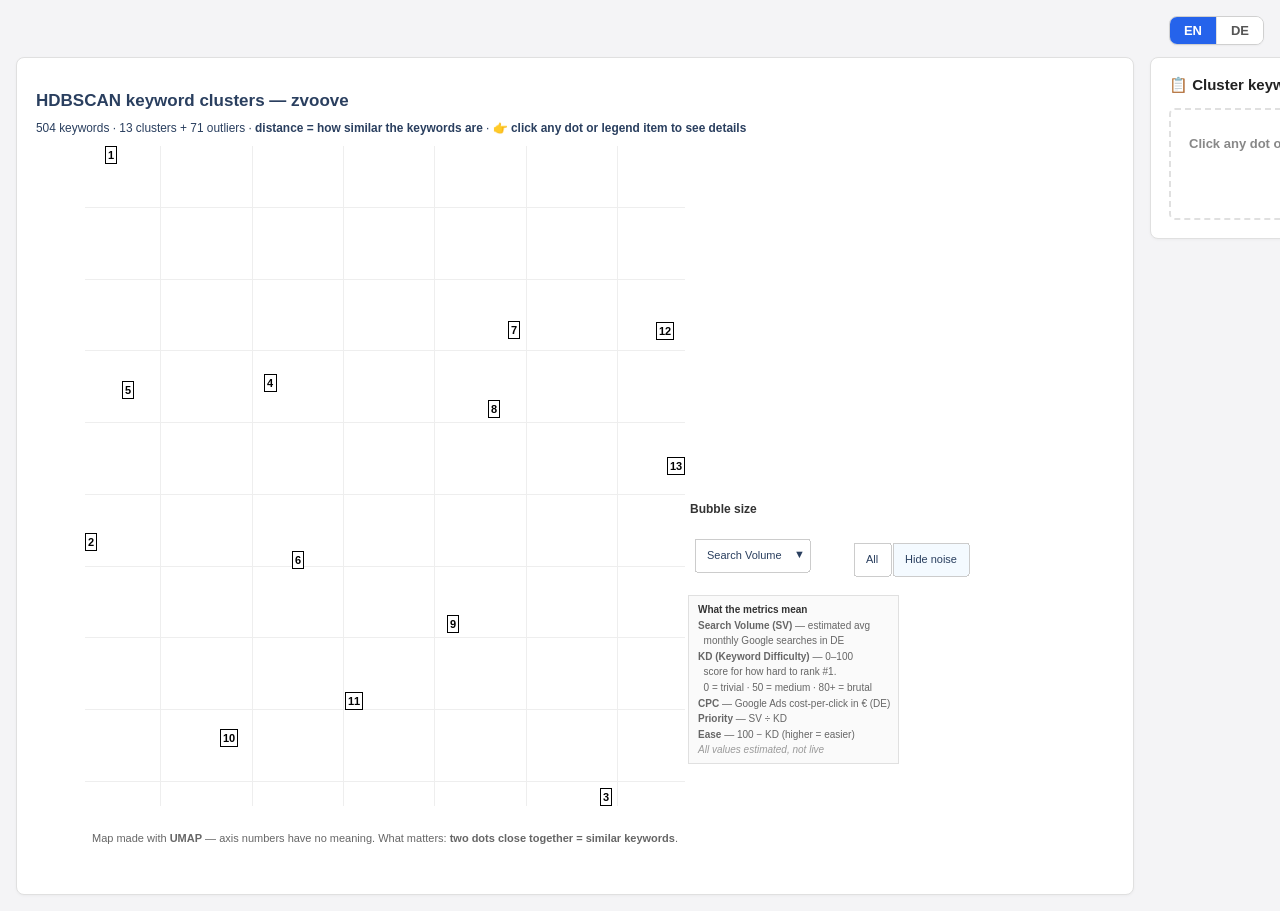
<file: output/_archive/2026-04-27_manual/cluster_map.html>
<!DOCTYPE html>
<html><head><meta charset="utf-8"><title>HDBSCAN keyword clusters — zvoove</title>
<script src="https://cdn.plot.ly/plotly-2.35.2.min.js"></script>
<style>
*{box-sizing:border-box}body{margin:0;padding:16px;font-family:-apple-system,BlinkMacSystemFont,"Segoe UI",Roboto,sans-serif;background:#f4f4f6;color:#222}
.toolbar{max-width:1620px;margin:0 auto 12px;display:flex;justify-content:flex-end;gap:8px}
.lang-switch{display:inline-flex;background:white;border:1px solid #d0d0d0;border-radius:8px;overflow:hidden;box-shadow:0 1px 2px rgba(0,0,0,0.04)}
.lang-switch button{background:white;border:none;padding:6px 14px;cursor:pointer;font-size:13px;font-weight:600;color:#555;font-family:inherit}
.lang-switch button:not(:last-child){border-right:1px solid #e0e0e0}
.lang-switch button.active{background:#2563eb;color:white}
.lang-switch button:not(.active):hover{background:#f0f0f0}
.wrap{display:flex;gap:16px;align-items:flex-start;max-width:1620px;margin:0 auto}
.chart-card,.table-card{background:white;border:1px solid #e0e0e0;border-radius:8px;box-shadow:0 1px 3px rgba(0,0,0,0.04);padding:8px}
.chart-card{flex:0 0 auto}
.table-card{flex:1 1 480px;min-width:440px;max-width:540px;padding:18px;max-height:880px;overflow-y:auto}
.table-card h3{margin:0 0 4px;font-size:15px;color:#222}
.table-card .placeholder{color:#888;font-size:13px;line-height:1.55;padding:24px 8px;text-align:center;border:2px dashed #e0e0e0;border-radius:6px;margin-top:14px}
.cluster-header{display:flex;align-items:center;gap:10px;padding:8px 0 12px;border-bottom:1px solid #eee;margin-bottom:10px}
.cluster-header .swatch{width:18px;height:18px;border-radius:50%;flex:0 0 18px;border:1px solid #ccc}
.cluster-header .name{font-weight:600;font-size:15px}
.cluster-header .id{font-size:11px;color:#888}
.summary{display:grid;grid-template-columns:repeat(2,1fr);gap:6px 14px;font-size:12px;color:#555;padding:8px 0 14px}
.summary b{color:#222}
table.kws{width:100%;border-collapse:collapse;font-size:12px}
table.kws th{text-align:left;font-weight:600;color:#666;padding:6px;border-bottom:2px solid #eee;position:sticky;top:0;background:white;font-size:11px;text-transform:uppercase;letter-spacing:0.04em}
table.kws td{padding:6px;border-bottom:1px solid #f3f3f3;vertical-align:top}
table.kws td.kw{color:#222;font-weight:500}
table.kws td.num{text-align:right;color:#444;font-variant-numeric:tabular-nums}
table.kws td.intent{text-align:center}
.pill{display:inline-block;padding:1px 6px;border-radius:10px;font-size:10px;font-weight:600}
.pill.c{background:#fde7d6;color:#a04400}.pill.i{background:#dceaf7;color:#1a4f7a}
table.kws tr.hl td{background:#fff7d6;font-weight:700;color:#111;box-shadow:inset 3px 0 0 #f59e0b}
table.kws tr.hl td.kw{color:#000}
.muted{color:#999;font-style:italic}
</style></head><body>
<div class="toolbar"><div class="lang-switch"><button id="lang-en" class="active">EN</button><button id="lang-de">DE</button></div></div>
<div class="wrap">
<div class="chart-card"><div id="chart"></div></div>
<div class="table-card">
<h3 id="panel-title">📋 Cluster keywords</h3>
<div id="panel"><div class="placeholder"><b>Click any dot or cluster in the legend</b> to inspect its keywords here.<br>Sorted by search volume.</div></div>
</div></div>
<script>
const FIG = {"data":[{"customdata":[["lohnabrechnung zeitarbeit","commercial",851,72,11.92,11.8,"\u003ci\u003eOutliers \u2014 not part of any dense cluster\u003c\u002fi\u003e\u003cbr\u003e"],["gehaltsabrechnung outsourcing","commercial",765,55,4.48,13.9,"\u003ci\u003eOutliers \u2014 not part of any dense cluster\u003c\u002fi\u003e\u003cbr\u003e"],["lohnbuchhaltung zeitarbeit","informational",549,24,1.95,22.9,"\u003ci\u003eOutliers \u2014 not part of any dense cluster\u003c\u002fi\u003e\u003cbr\u003e"],["lohnabrechnung beispiel zeitarbeit","informational",56,15,0.53,3.7,"\u003ci\u003eOutliers \u2014 not part of any dense cluster\u003c\u002fi\u003e\u003cbr\u003e"],["igz lohntabelle 2026","informational",38,30,0.73,1.3,"\u003ci\u003eOutliers \u2014 not part of any dense cluster\u003c\u002fi\u003e\u003cbr\u003e"],["mindestlohn zeitarbeit 2026","informational",70,22,0.5,3.2,"\u003ci\u003eOutliers \u2014 not part of any dense cluster\u003c\u002fi\u003e\u003cbr\u003e"],["bewerbermanagement zeitarbeit","commercial",500,74,6.55,6.8,"\u003ci\u003eOutliers \u2014 not part of any dense cluster\u003c\u002fi\u003e\u003cbr\u003e"],["bewerbermanagement system","commercial",1138,67,9.09,17.0,"\u003ci\u003eOutliers \u2014 not part of any dense cluster\u003c\u002fi\u003e\u003cbr\u003e"],["bewerbermanagement vergleich","commercial",136,45,6.89,3.0,"\u003ci\u003eOutliers \u2014 not part of any dense cluster\u003c\u002fi\u003e\u003cbr\u003e"],["job multiposting tool","commercial",100,65,6.99,1.5,"\u003ci\u003eOutliers \u2014 not part of any dense cluster\u003c\u002fi\u003e\u003cbr\u003e"],["beste jobb\u00f6rsen deutschland","informational",98,24,1.22,4.1,"\u003ci\u003eOutliers \u2014 not part of any dense cluster\u003c\u002fi\u003e\u003cbr\u003e"],["employer branding kmu","informational",182,40,2.16,4.5,"\u003ci\u003eOutliers \u2014 not part of any dense cluster\u003c\u002fi\u003e\u003cbr\u003e"],["bewerber pool aufbauen","informational",96,17,0.91,5.6,"\u003ci\u003eOutliers \u2014 not part of any dense cluster\u003c\u002fi\u003e\u003cbr\u003e"],["talentpool software","commercial",544,69,6.27,7.9,"\u003ci\u003eOutliers \u2014 not part of any dense cluster\u003c\u002fi\u003e\u003cbr\u003e"],["zeiterfassung pflicht 2026","informational",82,11,1.63,7.5,"\u003ci\u003eOutliers \u2014 not part of any dense cluster\u003c\u002fi\u003e\u003cbr\u003e"],["arbeitszeiterfassung urteil eugh","informational",41,40,0.97,1.0,"\u003ci\u003eOutliers \u2014 not part of any dense cluster\u003c\u002fi\u003e\u003cbr\u003e"],["zeiterfassung kosten","commercial",219,65,10.8,3.4,"\u003ci\u003eOutliers \u2014 not part of any dense cluster\u003c\u002fi\u003e\u003cbr\u003e"],["einsatzplanung excel abl\u00f6sen","informational",195,37,1.3,5.3,"\u003ci\u003eOutliers \u2014 not part of any dense cluster\u003c\u002fi\u003e\u003cbr\u003e"],["factoring kosten zeitarbeit","commercial",170,41,5.81,4.1,"\u003ci\u003eOutliers \u2014 not part of any dense cluster\u003c\u002fi\u003e\u003cbr\u003e"],["liquidit\u00e4t zeitarbeit","informational",719,48,2.0,15.0,"\u003ci\u003eOutliers \u2014 not part of any dense cluster\u003c\u002fi\u003e\u003cbr\u003e"],["liquidit\u00e4tsplanung zeitarbeit","informational",16,8,0.69,2.0,"\u003ci\u003eOutliers \u2014 not part of any dense cluster\u003c\u002fi\u003e\u003cbr\u003e"],["liquidit\u00e4tsengpass vermeiden","informational",46,16,0.63,2.9,"\u003ci\u003eOutliers \u2014 not part of any dense cluster\u003c\u002fi\u003e\u003cbr\u003e"],["factoring sofort liquidit\u00e4t","commercial",72,42,11.39,1.7,"\u003ci\u003eOutliers \u2014 not part of any dense cluster\u003c\u002fi\u003e\u003cbr\u003e"],["betriebsmittelkredit zeitarbeit","informational",51,30,0.35,1.7,"\u003ci\u003eOutliers \u2014 not part of any dense cluster\u003c\u002fi\u003e\u003cbr\u003e"],["zessionskredit zeitarbeit","informational",91,26,0.34,3.5,"\u003ci\u003eOutliers \u2014 not part of any dense cluster\u003c\u002fi\u003e\u003cbr\u003e"],["debitorenmanagement","informational",4929,54,0.77,91.3,"\u003ci\u003eOutliers \u2014 not part of any dense cluster\u003c\u002fi\u003e\u003cbr\u003e"],["a\u00fcg 2026","informational",108,12,0.84,9.0,"\u003ci\u003eOutliers \u2014 not part of any dense cluster\u003c\u002fi\u003e\u003cbr\u003e"],["equal treatment zeitarbeit","informational",594,46,0.73,12.9,"\u003ci\u003eOutliers \u2014 not part of any dense cluster\u003c\u002fi\u003e\u003cbr\u003e"],["ketten\u00fcberlassung","informational",183,41,1.56,4.5,"\u003ci\u003eOutliers \u2014 not part of any dense cluster\u003c\u002fi\u003e\u003cbr\u003e"],["a\u00fcg statistik meldung","informational",168,26,0.75,6.5,"\u003ci\u003eOutliers \u2014 not part of any dense cluster\u003c\u002fi\u003e\u003cbr\u003e"],["a\u00fcg statistik wann","informational",166,34,2.0,4.9,"\u003ci\u003eOutliers \u2014 not part of any dense cluster\u003c\u002fi\u003e\u003cbr\u003e"],["gesundheitsuntersuchung zeitarbeit","informational",147,29,2.01,5.1,"\u003ci\u003eOutliers \u2014 not part of any dense cluster\u003c\u002fi\u003e\u003cbr\u003e"],["mindestlohngesetz zeitarbeit","informational",296,30,2.45,9.9,"\u003ci\u003eOutliers \u2014 not part of any dense cluster\u003c\u002fi\u003e\u003cbr\u003e"],["digitale personalakte","commercial",526,66,5.88,8.0,"\u003ci\u003eOutliers \u2014 not part of any dense cluster\u003c\u002fi\u003e\u003cbr\u003e"],["dokumentenmanagement personaldienstleister","commercial",186,63,2.31,3.0,"\u003ci\u003eOutliers \u2014 not part of any dense cluster\u003c\u002fi\u003e\u003cbr\u003e"],["prozessautomatisierung personaldienstleister","informational",55,24,0.8,2.3,"\u003ci\u003eOutliers \u2014 not part of any dense cluster\u003c\u002fi\u003e\u003cbr\u003e"],["workflow automatisierung zeitarbeit","commercial",97,37,2.09,2.6,"\u003ci\u003eOutliers \u2014 not part of any dense cluster\u003c\u002fi\u003e\u003cbr\u003e"],["geb\u00e4udedienstleistung kalkulation","informational",159,25,1.41,6.4,"\u003ci\u003eOutliers \u2014 not part of any dense cluster\u003c\u002fi\u003e\u003cbr\u003e"],["geb\u00e4udereiniger tarifvertrag 2026","informational",59,15,1.38,3.9,"\u003ci\u003eOutliers \u2014 not part of any dense cluster\u003c\u002fi\u003e\u003cbr\u003e"],["mitarbeiterstammdaten","informational",105,28,1.76,3.8,"\u003ci\u003eOutliers \u2014 not part of any dense cluster\u003c\u002fi\u003e\u003cbr\u003e"],["offboarding prozess","informational",517,37,1.91,14.0,"\u003ci\u003eOutliers \u2014 not part of any dense cluster\u003c\u002fi\u003e\u003cbr\u003e"],["mitarbeitergespr\u00e4ch vorlage","informational",128,31,1.95,4.1,"\u003ci\u003eOutliers \u2014 not part of any dense cluster\u003c\u002fi\u003e\u003cbr\u003e"],["skill management software","commercial",375,42,2.46,8.9,"\u003ci\u003eOutliers \u2014 not part of any dense cluster\u003c\u002fi\u003e\u003cbr\u003e"],["qualifikationen verwalten zeitarbeit","commercial",70,32,7.25,2.2,"\u003ci\u003eOutliers \u2014 not part of any dense cluster\u003c\u002fi\u003e\u003cbr\u003e"],["gesundheitsmanagement zeitarbeit","informational",27,37,1.6,0.7,"\u003ci\u003eOutliers \u2014 not part of any dense cluster\u003c\u002fi\u003e\u003cbr\u003e"],["mitarbeitergespr\u00e4che dokumentieren","informational",43,12,1.6,3.6,"\u003ci\u003eOutliers \u2014 not part of any dense cluster\u003c\u002fi\u003e\u003cbr\u003e"],["azubi verwaltung","commercial",712,42,9.34,17.0,"\u003ci\u003eOutliers \u2014 not part of any dense cluster\u003c\u002fi\u003e\u003cbr\u003e"],["mitarbeiterstruktur analysieren","informational",181,16,0.42,11.3,"\u003ci\u003eOutliers \u2014 not part of any dense cluster\u003c\u002fi\u003e\u003cbr\u003e"],["zeitarbeitsbranche 2026","informational",190,34,0.99,5.6,"\u003ci\u003eOutliers \u2014 not part of any dense cluster\u003c\u002fi\u003e\u003cbr\u003e"],["markt zeitarbeit deutschland","informational",484,38,1.4,12.7,"\u003ci\u003eOutliers \u2014 not part of any dense cluster\u003c\u002fi\u003e\u003cbr\u003e"],["fachkr\u00e4ftemangel deutschland","informational",3916,29,0.31,135.0,"\u003ci\u003eOutliers \u2014 not part of any dense cluster\u003c\u002fi\u003e\u003cbr\u003e"],["arbeitsmarkt 2026","informational",417,19,1.91,21.9,"\u003ci\u003eOutliers \u2014 not part of any dense cluster\u003c\u002fi\u003e\u003cbr\u003e"],["new work zeitarbeit","informational",114,16,0.66,7.1,"\u003ci\u003eOutliers \u2014 not part of any dense cluster\u003c\u002fi\u003e\u003cbr\u003e"],["gig economy deutschland","informational",789,17,2.2,46.4,"\u003ci\u003eOutliers \u2014 not part of any dense cluster\u003c\u002fi\u003e\u003cbr\u003e"],["plattform\u00f6konomie arbeit","informational",65,36,1.41,1.8,"\u003ci\u003eOutliers \u2014 not part of any dense cluster\u003c\u002fi\u003e\u003cbr\u003e"],["mindestlohn entwicklung 2026","informational",121,22,0.42,5.5,"\u003ci\u003eOutliers \u2014 not part of any dense cluster\u003c\u002fi\u003e\u003cbr\u003e"],["ranking zeitarbeitsfirmen deutschland","informational",193,22,0.72,8.8,"\u003ci\u003eOutliers \u2014 not part of any dense cluster\u003c\u002fi\u003e\u003cbr\u003e"],["gr\u00f6\u00dfte zeitarbeitsfirma deutschland","informational",30,27,1.9,1.1,"\u003ci\u003eOutliers \u2014 not part of any dense cluster\u003c\u002fi\u003e\u003cbr\u003e"],["nachhaltigkeit personaldienstleistung","informational",55,42,0.59,1.3,"\u003ci\u003eOutliers \u2014 not part of any dense cluster\u003c\u002fi\u003e\u003cbr\u003e"],["kostenoptimierung zeitarbeit","informational",58,20,0.65,2.9,"\u003ci\u003eOutliers \u2014 not part of any dense cluster\u003c\u002fi\u003e\u003cbr\u003e"],["prozesskosten senken zeitarbeit","informational",197,34,0.56,5.8,"\u003ci\u003eOutliers \u2014 not part of any dense cluster\u003c\u002fi\u003e\u003cbr\u003e"],["k\u00fcnstliche intelligenz personaldienstleistung","informational",4035,39,1.89,103.5,"\u003ci\u003eOutliers \u2014 not part of any dense cluster\u003c\u002fi\u003e\u003cbr\u003e"],["ki bewerbermanagement","informational",506,41,0.34,12.3,"\u003ci\u003eOutliers \u2014 not part of any dense cluster\u003c\u002fi\u003e\u003cbr\u003e"],["cv parser deutsch","commercial",20,66,10.67,0.3,"\u003ci\u003eOutliers \u2014 not part of any dense cluster\u003c\u002fi\u003e\u003cbr\u003e"],["chatgpt zeitarbeit","informational",127,16,2.28,7.9,"\u003ci\u003eOutliers \u2014 not part of any dense cluster\u003c\u002fi\u003e\u003cbr\u003e"],["predictive analytics personal","informational",137,26,0.44,5.3,"\u003ci\u003eOutliers \u2014 not part of any dense cluster\u003c\u002fi\u003e\u003cbr\u003e"],["fairness ki bewerbermanagement","informational",90,19,0.5,4.7,"\u003ci\u003eOutliers \u2014 not part of any dense cluster\u003c\u002fi\u003e\u003cbr\u003e"],["videointerview ki analyse","informational",76,12,1.73,6.3,"\u003ci\u003eOutliers \u2014 not part of any dense cluster\u003c\u002fi\u003e\u003cbr\u003e"],["talent intelligence platform","commercial",614,71,6.15,8.6,"\u003ci\u003eOutliers \u2014 not part of any dense cluster\u003c\u002fi\u003e\u003cbr\u003e"],["no code automatisierung hr","commercial",107,52,8.26,2.1,"\u003ci\u003eOutliers \u2014 not part of any dense cluster\u003c\u002fi\u003e\u003cbr\u003e"],["demand forecasting personal","informational",42,19,1.52,2.2,"\u003ci\u003eOutliers \u2014 not part of any dense cluster\u003c\u002fi\u003e\u003cbr\u003e"]],"hovertemplate":"\u003cb\u003e%{customdata[0]}\u003c\u002fb\u003e\u003cbr\u003e%{customdata[6]}Intent: %{customdata[1]}\u003cbr\u003eSV: %{customdata[2]:,} \u00b7 KD: %{customdata[3]} \u00b7 CPC: \u20ac%{customdata[4]:.2f}\u003cbr\u003ePriority: %{customdata[5]}\u003cextra\u003e\u003c\u002fextra\u003e","marker":{"color":"#cccccc","line":{"width":0},"opacity":0.45,"size":{"dtype":"f8","bdata":"sku39QCWNED0IiwZTtQzQKdrvcgitzFA0g9ahLp7I0CWwT0JFyoiQO5X1oPZXSRA6fg+wSouMUBUP0oW\u002fN02QNHR2YZyqSdAAAAAAAAAJkAqqtdMReYlQBcAGfqgfSlAl5AECkfMJUDR0dmGcqkxQBL8bLgtDiVAwP9nJjNnIkAE8dk7dMwqQDB7fW\u002fY9ilAKLPM5dQJKUCMuOblNmgzQAAAAAAAACBACTQcx0bIIkBstm9mO3wkQPRQS6c0JCNA1pRUmBWKJUANuGfSPI1EQMAcIRduZCZACQqpeKEvMkB6nE2TGocpQDIJE6Uj9ihAPLhNS1TiKECKoabF1R8oQE4BN\u002fpjNC1AY1EG66N3MUDEdS3gX6MpQHa46vuLaiNAMauxvk7ZJUBivESECZwoQLfnVpFfriNAxIRXKjg\u002fJkBNFX3Kal4xQOadPzNPUCdASJHRLmtdL0DuV9aD2V0kQGCOkAs3MiFAWGiHSrSOIkAcpM1Ld1czQFrcnrQgdClAdrJEa7fIKUAAAAAAAAAxQPU60if9pEJAkOTFftU1MECtThUAVa0mQH0aexBpCzRAaN2wH\u002fAPJEAAAAAAAAAnQNwylDV35ClAZKmNdCt6IUB2uOr7i2ojQBxxZ06jnSNAlAH2lyEJKkBNQBC2YuFCQDoH3u5JPzFAKv3l5t14IEDogDU2+UQnQPAInjZntCdAP+IRFqF8JUD8JjKawbckQEpo0Am3YzJARAW+pxVYJkCZhInSEXsiQA=="}},"mode":"markers","name":"Outliers","visible":"legendonly","x":{"dtype":"f4","bdata":"skdvQaOVLEHYqnBBVoxwQcmJZEEuvWhBWDJyQTuaMUFqnS9BrNY9QQDLSUHzFXRBjck+QSyAREHpimZByEF9QcS1YEGFxThBAV5nQRA9TUHQ8UtBNpNIQZFkSkHR6nFBneZyQQskUUEXrmZB\u002f1t8QZKWQkE6xFRBnURYQW87fUFYdHBByTVKQTaqPEHvC0lBeDxvQcKyMEGMeV9BnptFQdP3SEEdqj1B08hCQSpdekE\u002fzXxBx5JCQQbkMEGVGUFBhg9sQfh\u002fSkHlh0lBFjpuQUoJgEEOu0lB\u002fLY\u002fQb+tZkE870hBtNNJQTTuN0Gw8GpBenVtQfkcRkFZSDBB4slIQRzwfEH2S0hB4pQyQWQeQ0FhfENBrjVLQSVxS0E="},"y":{"dtype":"f4","bdata":"0VISQWeh8kBlghJBYRoTQYFeMEHi4zBBZZMdQTFIz0Cy59JAcqsMQUC4SkG6Ej1BQJEvQW0HyEC11TBBq0gmQcqUK0G1qBpBgCApQW\u002f8MkEULTNBfu0yQbWmNEEjzitBLNkpQQ6XKkGUfDFBoXcgQSLpIkF3axVByV4WQexSIUFzMy9B\u002fVjxQIek60AZZNVAx5HYQB\u002fSwUCyuihB29oPQRLfGEGvZwpBWZzJQFlPJEErcSBByWMMQYbh50D9MxBBhM8yQTAJTEGpL0xB98c3QbHNKUH\u002fEUxBL0gPQTO1MUEFokxBGglMQfku7EA\u002faCVBLN4iQULK1kDMbeRAv3JKQVLQD0EcLQJBTXfqQBcYCEF8i8xArGC+QITwBEE="},"type":"scatter"},{"customdata":[["factoring vergleich anbieter","commercial",140,44,11.98,3.2,"\u003cb\u003eHDBSCAN cluster 1: Factoring fundamentals\u003c\u002fb\u003e\u003cbr\u003e"],["echtes factoring","informational",244,19,0.64,12.8,"\u003cb\u003eHDBSCAN cluster 1: Factoring fundamentals\u003c\u002fb\u003e\u003cbr\u003e"],["unechtes factoring","informational",161,51,0.91,3.2,"\u003cb\u003eHDBSCAN cluster 1: Factoring fundamentals\u003c\u002fb\u003e\u003cbr\u003e"],["stilles factoring","informational",170,29,1.81,5.9,"\u003cb\u003eHDBSCAN cluster 1: Factoring fundamentals\u003c\u002fb\u003e\u003cbr\u003e"],["offenes factoring","informational",296,39,1.22,7.6,"\u003cb\u003eHDBSCAN cluster 1: Factoring fundamentals\u003c\u002fb\u003e\u003cbr\u003e"],["factoring zinsen","commercial",80,59,8.79,1.4,"\u003cb\u003eHDBSCAN cluster 1: Factoring fundamentals\u003c\u002fb\u003e\u003cbr\u003e"],["factoring nachteile","informational",120,46,1.53,2.6,"\u003cb\u003eHDBSCAN cluster 1: Factoring fundamentals\u003c\u002fb\u003e\u003cbr\u003e"],["factoring vs kontokorrent","informational",107,25,2.23,4.3,"\u003cb\u003eHDBSCAN cluster 1: Factoring fundamentals\u003c\u002fb\u003e\u003cbr\u003e"],["factoring vs bankkredit","informational",85,18,1.91,4.7,"\u003cb\u003eHDBSCAN cluster 1: Factoring fundamentals\u003c\u002fb\u003e\u003cbr\u003e"],["factoring online beantragen","commercial",164,46,2.67,3.6,"\u003cb\u003eHDBSCAN cluster 1: Factoring fundamentals\u003c\u002fb\u003e\u003cbr\u003e"],["factoring online plattform","commercial",135,46,7.02,2.9,"\u003cb\u003eHDBSCAN cluster 1: Factoring fundamentals\u003c\u002fb\u003e\u003cbr\u003e"],["factoring buchen","informational",799,18,2.27,44.4,"\u003cb\u003eHDBSCAN cluster 1: Factoring fundamentals\u003c\u002fb\u003e\u003cbr\u003e"],["factoring datev","informational",110,24,1.95,4.6,"\u003cb\u003eHDBSCAN cluster 1: Factoring fundamentals\u003c\u002fb\u003e\u003cbr\u003e"],["factoring erlaubnis","informational",671,40,2.28,16.8,"\u003cb\u003eHDBSCAN cluster 1: Factoring fundamentals\u003c\u002fb\u003e\u003cbr\u003e"],["factoring kfw","informational",234,32,1.27,7.3,"\u003cb\u003eHDBSCAN cluster 1: Factoring fundamentals\u003c\u002fb\u003e\u003cbr\u003e"]],"hovertemplate":"\u003cb\u003e%{customdata[0]}\u003c\u002fb\u003e\u003cbr\u003e%{customdata[6]}Intent: %{customdata[1]}\u003cbr\u003eSV: %{customdata[2]:,} \u00b7 KD: %{customdata[3]} \u00b7 CPC: \u20ac%{customdata[4]:.2f}\u003cbr\u003ePriority: %{customdata[5]}\u003cextra\u003e\u003c\u002fextra\u003e","marker":{"color":"#FD3216","line":{"color":"white","width":0.7},"opacity":0.78,"size":{"dtype":"f8","bdata":"FuHJaAjVJ0A0OqcL2Z4rQKb9IJ5GsChAKLPM5dQJKUBOATf6YzQtQFT6y8278SRAyFIb6Vb0JkBEBb6nFVgmQE0XyBA0OCVAgP\u002fPTGbOKECSvX2Cc54nQFiRpo4fIjRAWnbiXfN8JkDACgxiq\u002fMyQPmjTQcMTCtA"}},"mode":"markers","name":"1: Factoring fundamentals","x":{"dtype":"f4","bdata":"EZoYQW2qFkH\u002fjxdB0AkYQTdkF0HyhBdBTQMXQaR+GEFl2BVBXYQVQZdKFUEp6BhBi+YVQWqTF0EGPxdB"},"y":{"dtype":"f4","bdata":"7bZaQUtsXEE8N1xBJ\u002f5cQWJ3XEEdvlxBKG1bQWH0XUHw81xBePxYQTkZWEFmBF1BqbZaQd+aW0HMXVtB"},"type":"scatter"},{"customdata":[["recruiting software","commercial",1149,52,6.81,22.1,"\u003cb\u003eHDBSCAN cluster 2: Recruiting & AI tooling\u003c\u002fb\u003e\u003cbr\u003e"],["zvoove recruit demo","commercial",78,36,6.27,2.2,"\u003cb\u003eHDBSCAN cluster 2: Recruiting & AI tooling\u003c\u002fb\u003e\u003cbr\u003e"],["applicant tracking system deutsch","commercial",671,50,2.65,13.4,"\u003cb\u003eHDBSCAN cluster 2: Recruiting & AI tooling\u003c\u002fb\u003e\u003cbr\u003e"],["recruiting tool zeitarbeit","commercial",666,62,2.94,10.7,"\u003cb\u003eHDBSCAN cluster 2: Recruiting & AI tooling\u003c\u002fb\u003e\u003cbr\u003e"],["recruiting plattform","commercial",796,66,8.35,12.1,"\u003cb\u003eHDBSCAN cluster 2: Recruiting & AI tooling\u003c\u002fb\u003e\u003cbr\u003e"],["linkedin recruiter kosten","informational",17,44,1.18,0.4,"\u003cb\u003eHDBSCAN cluster 2: Recruiting & AI tooling\u003c\u002fb\u003e\u003cbr\u003e"],["active sourcing tools","commercial",736,74,4.26,9.9,"\u003cb\u003eHDBSCAN cluster 2: Recruiting & AI tooling\u003c\u002fb\u003e\u003cbr\u003e"],["candidate experience verbessern","informational",195,7,0.4,27.9,"\u003cb\u003eHDBSCAN cluster 2: Recruiting & AI tooling\u003c\u002fb\u003e\u003cbr\u003e"],["bewerberkommunikation chatbot","commercial",20,66,9.96,0.3,"\u003cb\u003eHDBSCAN cluster 2: Recruiting & AI tooling\u003c\u002fb\u003e\u003cbr\u003e"],["recruiting kennzahlen","informational",195,33,0.97,5.9,"\u003cb\u003eHDBSCAN cluster 2: Recruiting & AI tooling\u003c\u002fb\u003e\u003cbr\u003e"],["recruiting funnel","informational",302,43,1.32,7.0,"\u003cb\u003eHDBSCAN cluster 2: Recruiting & AI tooling\u003c\u002fb\u003e\u003cbr\u003e"],["generation z recruiting","informational",53,7,0.84,7.6,"\u003cb\u003eHDBSCAN cluster 2: Recruiting & AI tooling\u003c\u002fb\u003e\u003cbr\u003e"],["randstad konkurrenz","informational",169,14,1.03,12.1,"\u003cb\u003eHDBSCAN cluster 2: Recruiting & AI tooling\u003c\u002fb\u003e\u003cbr\u003e"],["adecco konkurrenz","informational",40,17,0.31,2.4,"\u003cb\u003eHDBSCAN cluster 2: Recruiting & AI tooling\u003c\u002fb\u003e\u003cbr\u003e"],["zvoove case study recruiting","commercial",143,38,6.52,3.8,"\u003cb\u003eHDBSCAN cluster 2: Recruiting & AI tooling\u003c\u002fb\u003e\u003cbr\u003e"],["ki recruiting","informational",3354,36,2.43,93.2,"\u003cb\u003eHDBSCAN cluster 2: Recruiting & AI tooling\u003c\u002fb\u003e\u003cbr\u003e"],["ki im recruiting","informational",433,41,1.11,10.6,"\u003cb\u003eHDBSCAN cluster 2: Recruiting & AI tooling\u003c\u002fb\u003e\u003cbr\u003e"],["ki matching kandidaten","informational",150,7,1.18,21.4,"\u003cb\u003eHDBSCAN cluster 2: Recruiting & AI tooling\u003c\u002fb\u003e\u003cbr\u003e"],["ki cv parsing","commercial",35,40,2.51,0.9,"\u003cb\u003eHDBSCAN cluster 2: Recruiting & AI tooling\u003c\u002fb\u003e\u003cbr\u003e"],["resume parsing tool","commercial",66,41,5.62,1.6,"\u003cb\u003eHDBSCAN cluster 2: Recruiting & AI tooling\u003c\u002fb\u003e\u003cbr\u003e"],["chatbot bewerbung","commercial",29,52,7.16,0.6,"\u003cb\u003eHDBSCAN cluster 2: Recruiting & AI tooling\u003c\u002fb\u003e\u003cbr\u003e"],["recruiting chatbot","commercial",261,42,2.51,6.2,"\u003cb\u003eHDBSCAN cluster 2: Recruiting & AI tooling\u003c\u002fb\u003e\u003cbr\u003e"],["chatgpt im recruiting","informational",155,38,1.91,4.1,"\u003cb\u003eHDBSCAN cluster 2: Recruiting & AI tooling\u003c\u002fb\u003e\u003cbr\u003e"],["automatisierung recruiting prozess","informational",739,29,0.73,25.5,"\u003cb\u003eHDBSCAN cluster 2: Recruiting & AI tooling\u003c\u002fb\u003e\u003cbr\u003e"],["recruiting automatisieren","informational",699,52,0.92,13.4,"\u003cb\u003eHDBSCAN cluster 2: Recruiting & AI tooling\u003c\u002fb\u003e\u003cbr\u003e"],["candidate scoring ki","informational",60,33,1.48,1.8,"\u003cb\u003eHDBSCAN cluster 2: Recruiting & AI tooling\u003c\u002fb\u003e\u003cbr\u003e"],["bias ki recruiting","informational",197,39,0.31,5.1,"\u003cb\u003eHDBSCAN cluster 2: Recruiting & AI tooling\u003c\u002fb\u003e\u003cbr\u003e"],["ai act recruiting","informational",175,12,1.31,14.6,"\u003cb\u003eHDBSCAN cluster 2: Recruiting & AI tooling\u003c\u002fb\u003e\u003cbr\u003e"],["ki ethik recruiting","informational",10,10,1.78,1.0,"\u003cb\u003eHDBSCAN cluster 2: Recruiting & AI tooling\u003c\u002fb\u003e\u003cbr\u003e"],["voice bot recruiting","commercial",54,32,9.7,1.7,"\u003cb\u003eHDBSCAN cluster 2: Recruiting & AI tooling\u003c\u002fb\u003e\u003cbr\u003e"],["auswahl kandidaten ki","informational",142,40,0.9,3.5,"\u003cb\u003eHDBSCAN cluster 2: Recruiting & AI tooling\u003c\u002fb\u003e\u003cbr\u003e"],["ki sourcing tool","commercial",150,29,4.82,5.2,"\u003cb\u003eHDBSCAN cluster 2: Recruiting & AI tooling\u003c\u002fb\u003e\u003cbr\u003e"],["ki email sourcing","commercial",30,56,10.71,0.5,"\u003cb\u003eHDBSCAN cluster 2: Recruiting & AI tooling\u003c\u002fb\u003e\u003cbr\u003e"],["prompt engineering recruiting","informational",106,26,0.55,4.1,"\u003cb\u003eHDBSCAN cluster 2: Recruiting & AI tooling\u003c\u002fb\u003e\u003cbr\u003e"]],"hovertemplate":"\u003cb\u003e%{customdata[0]}\u003c\u002fb\u003e\u003cbr\u003e%{customdata[6]}Intent: %{customdata[1]}\u003cbr\u003eSV: %{customdata[2]:,} \u00b7 KD: %{customdata[3]} \u00b7 CPC: \u20ac%{customdata[4]:.2f}\u003cbr\u003ePriority: %{customdata[5]}\u003cextra\u003e\u003c\u002fextra\u003e","marker":{"color":"#00FE35","line":{"color":"white","width":0.7},"opacity":0.78,"size":{"dtype":"f8","bdata":"i0iZs83yNkCC+LZH7tQkQMAKDGKr8zJA+kCp+0rnMkC0+JUMUxs0QEL7q9mDHyBAEmg4jo2QM0Awe31v2PYpQCr95ebdeCBAMHt9b9j2KUB0HTRBzmAtQPq+HUi1RyNAAAAAAAAAKUDVlrYOFlMiQEKpeJNQ9SdAXiD1iHp6QUBoLQfpgWcwQL20hcxYPyhAi\u002fBkNITqIUAGXBv7wB8kQH02KimaYiFAdqN+e84nLEBc2LueLHMoQE4Q1nqflzNA4BOxTyQ4M0C201Os974jQJQB9pchCSpAktsjyo86KUDVlrYOFlMeQHJsg0c1WSNA9AQkkpfqJ0C9tIXMWD8oQGSpjXQreiFAREC7aq5LJkA="}},"mode":"markers","name":"2: Recruiting & AI tooling","x":{"dtype":"f4","bdata":"vIgVQQx2FEFLGBhBCH4WQfbME0H8ERVBQh4dQblvDkGvLBlBbRgSQX3MEEEM0BBBf+MMQQwJDkEt+g9BWbASQTmlEEEaKA1Bzn0WQfwkGkFVJBhB9lkXQcsPFEFt0xZBywEWQSVbDkEpuw9BBkkTQarrD0HWgxZBnWIMQcKbGUFi\u002fRhBsQUSQQ=="},"y":{"dtype":"f4","bdata":"O3sEQXAiFkEKIARBDnwFQRwLBUESJAhBIN77QBToAEFleBFBXK0GQe9fB0HHvgVBrZMCQWtWAUG+lgZBouEAQXajAkHGOwBBd4z8QKioAkHfqhBBU64OQWQ8C0E1pgVBoqEFQfG5\u002f0B2NANBGVEFQVgRA0HV4BFBk7X\u002fQCYY+kDNz\u002fpADlsGQQ=="},"type":"scatter"},{"customdata":[["zeitarbeit software","commercial",1822,82,2.83,22.2,"\u003cb\u003eHDBSCAN cluster 3: Commercial SaaS heads (Zeit\u002fSoftware)\u003c\u002fb\u003e\u003cbr\u003e"],["zeitarbeitssoftware","commercial",4381,57,9.99,76.9,"\u003cb\u003eHDBSCAN cluster 3: Commercial SaaS heads (Zeit\u002fSoftware)\u003c\u002fb\u003e\u003cbr\u003e"],["software f\u00fcr zeitarbeitsfirmen","commercial",482,68,4.08,7.1,"\u003cb\u003eHDBSCAN cluster 3: Commercial SaaS heads (Zeit\u002fSoftware)\u003c\u002fb\u003e\u003cbr\u003e"],["cloud erp zeitarbeit","commercial",49,31,4.03,1.6,"\u003cb\u003eHDBSCAN cluster 3: Commercial SaaS heads (Zeit\u002fSoftware)\u003c\u002fb\u003e\u003cbr\u003e"],["branchensoftware zeitarbeit","commercial",197,60,4.38,3.3,"\u003cb\u003eHDBSCAN cluster 3: Commercial SaaS heads (Zeit\u002fSoftware)\u003c\u002fb\u003e\u003cbr\u003e"],["zeitarbeit verwaltungssoftware","commercial",227,43,3.41,5.3,"\u003cb\u003eHDBSCAN cluster 3: Commercial SaaS heads (Zeit\u002fSoftware)\u003c\u002fb\u003e\u003cbr\u003e"],["all in one zeitarbeit software","commercial",64,41,10.91,1.6,"\u003cb\u003eHDBSCAN cluster 3: Commercial SaaS heads (Zeit\u002fSoftware)\u003c\u002fb\u003e\u003cbr\u003e"],["zeitarbeit software vergleich","commercial",149,40,11.84,3.7,"\u003cb\u003eHDBSCAN cluster 3: Commercial SaaS heads (Zeit\u002fSoftware)\u003c\u002fb\u003e\u003cbr\u003e"],["zeitarbeit software test","commercial",30,63,10.96,0.5,"\u003cb\u003eHDBSCAN cluster 3: Commercial SaaS heads (Zeit\u002fSoftware)\u003c\u002fb\u003e\u003cbr\u003e"],["zeitarbeit software anbieter","commercial",84,28,2.2,3.0,"\u003cb\u003eHDBSCAN cluster 3: Commercial SaaS heads (Zeit\u002fSoftware)\u003c\u002fb\u003e\u003cbr\u003e"],["beste zeitarbeit software","commercial",37,50,8.84,0.7,"\u003cb\u003eHDBSCAN cluster 3: Commercial SaaS heads (Zeit\u002fSoftware)\u003c\u002fb\u003e\u003cbr\u003e"],["zeitarbeit software open source","commercial",95,61,6.51,1.6,"\u003cb\u003eHDBSCAN cluster 3: Commercial SaaS heads (Zeit\u002fSoftware)\u003c\u002fb\u003e\u003cbr\u003e"],["landwer zeitarbeit software","commercial",55,39,4.75,1.4,"\u003cb\u003eHDBSCAN cluster 3: Commercial SaaS heads (Zeit\u002fSoftware)\u003c\u002fb\u003e\u003cbr\u003e"],["software zeitarbeit kmu","commercial",27,34,4.4,0.8,"\u003cb\u003eHDBSCAN cluster 3: Commercial SaaS heads (Zeit\u002fSoftware)\u003c\u002fb\u003e\u003cbr\u003e"],["zeitarbeit software mittelstand","commercial",152,29,8.89,5.2,"\u003cb\u003eHDBSCAN cluster 3: Commercial SaaS heads (Zeit\u002fSoftware)\u003c\u002fb\u003e\u003cbr\u003e"],["zeitarbeit software einf\u00fchrung","commercial",172,34,11.96,5.1,"\u003cb\u003eHDBSCAN cluster 3: Commercial SaaS heads (Zeit\u002fSoftware)\u003c\u002fb\u003e\u003cbr\u003e"],["software zeitarbeit kleine firma","commercial",111,30,4.71,3.7,"\u003cb\u003eHDBSCAN cluster 3: Commercial SaaS heads (Zeit\u002fSoftware)\u003c\u002fb\u003e\u003cbr\u003e"],["zeitarbeit software dsgvo","commercial",85,30,8.36,2.8,"\u003cb\u003eHDBSCAN cluster 3: Commercial SaaS heads (Zeit\u002fSoftware)\u003c\u002fb\u003e\u003cbr\u003e"],["zeitarbeit software api","commercial",105,63,6.26,1.7,"\u003cb\u003eHDBSCAN cluster 3: Commercial SaaS heads (Zeit\u002fSoftware)\u003c\u002fb\u003e\u003cbr\u003e"],["a\u00fcg software cloud","commercial",57,56,6.93,1.0,"\u003cb\u003eHDBSCAN cluster 3: Commercial SaaS heads (Zeit\u002fSoftware)\u003c\u002fb\u003e\u003cbr\u003e"],["zeitarbeit software mac","commercial",52,30,10.3,1.7,"\u003cb\u003eHDBSCAN cluster 3: Commercial SaaS heads (Zeit\u002fSoftware)\u003c\u002fb\u003e\u003cbr\u003e"],["zeitarbeit software windows","commercial",44,31,8.2,1.4,"\u003cb\u003eHDBSCAN cluster 3: Commercial SaaS heads (Zeit\u002fSoftware)\u003c\u002fb\u003e\u003cbr\u003e"],["zeitarbeit software mobile app","commercial",128,39,6.12,3.3,"\u003cb\u003eHDBSCAN cluster 3: Commercial SaaS heads (Zeit\u002fSoftware)\u003c\u002fb\u003e\u003cbr\u003e"],["lohnabrechnung software zeitarbeit","commercial",780,68,11.5,11.5,"\u003cb\u003eHDBSCAN cluster 3: Commercial SaaS heads (Zeit\u002fSoftware)\u003c\u002fb\u003e\u003cbr\u003e"],["payroll software zeitarbeit","commercial",671,48,3.21,14.0,"\u003cb\u003eHDBSCAN cluster 3: Commercial SaaS heads (Zeit\u002fSoftware)\u003c\u002fb\u003e\u003cbr\u003e"],["zeiterfassung software","commercial",4892,76,8.87,64.4,"\u003cb\u003eHDBSCAN cluster 3: Commercial SaaS heads (Zeit\u002fSoftware)\u003c\u002fb\u003e\u003cbr\u003e"],["mobile zeiterfassung","commercial",4743,82,5.13,57.8,"\u003cb\u003eHDBSCAN cluster 3: Commercial SaaS heads (Zeit\u002fSoftware)\u003c\u002fb\u003e\u003cbr\u003e"],["mobile zeiterfassung app","commercial",755,39,2.83,19.4,"\u003cb\u003eHDBSCAN cluster 3: Commercial SaaS heads (Zeit\u002fSoftware)\u003c\u002fb\u003e\u003cbr\u003e"],["zeiterfassung app zeitarbeit","commercial",159,30,7.49,5.3,"\u003cb\u003eHDBSCAN cluster 3: Commercial SaaS heads (Zeit\u002fSoftware)\u003c\u002fb\u003e\u003cbr\u003e"],["disposition zeitarbeit software","commercial",161,63,10.82,2.6,"\u003cb\u003eHDBSCAN cluster 3: Commercial SaaS heads (Zeit\u002fSoftware)\u003c\u002fb\u003e\u003cbr\u003e"],["stundenzettel app zeitarbeit","commercial",67,28,3.47,2.4,"\u003cb\u003eHDBSCAN cluster 3: Commercial SaaS heads (Zeit\u002fSoftware)\u003c\u002fb\u003e\u003cbr\u003e"],["cloud software zeitarbeit","commercial",267,46,2.66,5.8,"\u003cb\u003eHDBSCAN cluster 3: Commercial SaaS heads (Zeit\u002fSoftware)\u003c\u002fb\u003e\u003cbr\u003e"],["mitarbeiter app zeitarbeit","commercial",173,38,2.22,4.6,"\u003cb\u003eHDBSCAN cluster 3: Commercial SaaS heads (Zeit\u002fSoftware)\u003c\u002fb\u003e\u003cbr\u003e"],["cloud sicherheit kmu","informational",446,21,0.78,21.2,"\u003cb\u003eHDBSCAN cluster 3: Commercial SaaS heads (Zeit\u002fSoftware)\u003c\u002fb\u003e\u003cbr\u003e"],["cloud dsgvo zeitarbeit","informational",169,44,0.44,3.8,"\u003cb\u003eHDBSCAN cluster 3: Commercial SaaS heads (Zeit\u002fSoftware)\u003c\u002fb\u003e\u003cbr\u003e"],["mobile crm zeitarbeit","commercial",190,65,5.97,2.9,"\u003cb\u003eHDBSCAN cluster 3: Commercial SaaS heads (Zeit\u002fSoftware)\u003c\u002fb\u003e\u003cbr\u003e"],["qr code zeiterfassung","commercial",102,60,10.12,1.7,"\u003cb\u003eHDBSCAN cluster 3: Commercial SaaS heads (Zeit\u002fSoftware)\u003c\u002fb\u003e\u003cbr\u003e"],["hr software zeitarbeit","commercial",588,73,10.7,8.1,"\u003cb\u003eHDBSCAN cluster 3: Commercial SaaS heads (Zeit\u002fSoftware)\u003c\u002fb\u003e\u003cbr\u003e"],["roi zeitarbeit software","commercial",2065,76,4.1,27.2,"\u003cb\u003eHDBSCAN cluster 3: Commercial SaaS heads (Zeit\u002fSoftware)\u003c\u002fb\u003e\u003cbr\u003e"],["investition software zeitarbeit","commercial",144,44,10.82,3.3,"\u003cb\u003eHDBSCAN cluster 3: Commercial SaaS heads (Zeit\u002fSoftware)\u003c\u002fb\u003e\u003cbr\u003e"],["zeitersparnis durch software","commercial",30,37,6.2,0.8,"\u003cb\u003eHDBSCAN cluster 3: Commercial SaaS heads (Zeit\u002fSoftware)\u003c\u002fb\u003e\u003cbr\u003e"],["testimonial zeitarbeit software","commercial",80,31,9.98,2.6,"\u003cb\u003eHDBSCAN cluster 3: Commercial SaaS heads (Zeit\u002fSoftware)\u003c\u002fb\u003e\u003cbr\u003e"],["go live software zeitarbeit","informational",88,21,1.02,4.2,"\u003cb\u003eHDBSCAN cluster 3: Commercial SaaS heads (Zeit\u002fSoftware)\u003c\u002fb\u003e\u003cbr\u003e"],["schulung zeitarbeit software","commercial",64,62,10.32,1.0,"\u003cb\u003eHDBSCAN cluster 3: Commercial SaaS heads (Zeit\u002fSoftware)\u003c\u002fb\u003e\u003cbr\u003e"],["hotline software zeitarbeit","commercial",173,41,5.91,4.2,"\u003cb\u003eHDBSCAN cluster 3: Commercial SaaS heads (Zeit\u002fSoftware)\u003c\u002fb\u003e\u003cbr\u003e"],["preismodell zeitarbeit software","commercial",650,69,6.79,9.4,"\u003cb\u003eHDBSCAN cluster 3: Commercial SaaS heads (Zeit\u002fSoftware)\u003c\u002fb\u003e\u003cbr\u003e"]],"hovertemplate":"\u003cb\u003e%{customdata[0]}\u003c\u002fb\u003e\u003cbr\u003e%{customdata[6]}Intent: %{customdata[1]}\u003cbr\u003eSV: %{customdata[2]:,} \u00b7 KD: %{customdata[3]} \u00b7 CPC: \u20ac%{customdata[4]:.2f}\u003cbr\u003ePriority: %{customdata[5]}\u003cextra\u003e\u003c\u002fextra\u003e","marker":{"color":"#6A76FC","line":{"color":"white","width":0.7},"opacity":0.78,"size":{"dtype":"f8","bdata":"LpIDiqpXO0BphD6XGoxDQNpB6gAt+jBAAAAAAAAAI0CUAfaXIQkqQLD2iWYHEStAAAAAAAAAJECjYS7U4DQoQGSpjXQreiFAQo+KXEcqJUAO99jsLxUiQNDKB+otvyVAdrjq+4tqI0BgjpALNzIhQCyDexIuVChAsNAOlWgdKUBwe7aaIIkmQE0XyBA0OCVAxIRXKjg\u002fJkDXsxXzwYwjQH1WGNEKNiNAzVv\u002fpByiIkDmnT8zT1AnQDB7fW\[base64]\u002fMkA="}},"mode":"markers","name":"3: Commercial SaaS heads (Zeit\u002fSoftware)","x":{"dtype":"f4","bdata":"Y9FtQUltbEEH1HBBXaNiQd4RcEF4mm9B\u002fBluQQBdcEE4X3JBrX5vQSgrbkGfB21B9w1tQbjFb0FZ+m9BjkVuQTIRb0Eoc25BD5dwQXADXkFlBG1BJzxxQbpQckHvdGtB3ud0QXN5a0E5KXNB7btzQdu1ckEbjmxBs+xyQZZ\u002fYkGSInJBXAVhQS6WYkGvc3NBjiZnQWE2cUGNH2lBv\u002fJuQW+zcEF32W9BwR5tQceMcEELoHFBVetyQQ=="},"y":{"dtype":"f4","bdata":"MKuUQAQ5kkApaYtAFQWgQG9giEDsF5FAA36QQDZWj0Da5ZJA6DKFQMqGi0AklItAU4aVQD2HjkDk84pAAmKOQFI+hkCth5FAw5aQQApaokD\u002fZY5A8+OQQJDxs0B4qZxAS9WPQDCvnEC0HMJArfe4QK3Rs0BEUpNAsFuyQJsSn0B6s7JAmoSiQHbvoEBpNcJAnt6sQM9CkkCqUJdAHjmIQFgKl0BOoZhA9BiQQLRGlUCmmY9A6ZeMQA=="},"type":"scatter"},{"customdata":[["lohnabrechnung erstellen","informational",456,49,2.49,9.3,"\u003cb\u003eHDBSCAN cluster 4: Mixed operational how-to\u003c\u002fb\u003e\u003cbr\u003e"],["lohnabrechnung muster","informational",423,43,2.46,9.8,"\u003cb\u003eHDBSCAN cluster 4: Mixed operational how-to\u003c\u002fb\u003e\u003cbr\u003e"],["lohnabrechnung pdf vorlage","informational",136,7,1.57,19.4,"\u003cb\u003eHDBSCAN cluster 4: Mixed operational how-to\u003c\u002fb\u003e\u003cbr\u003e"],["lohnabrechnung was beachten","informational",131,7,1.62,18.7,"\u003cb\u003eHDBSCAN cluster 4: Mixed operational how-to\u003c\u002fb\u003e\u003cbr\u003e"],["lohnabrechnung fehler vermeiden","informational",25,31,0.37,0.8,"\u003cb\u003eHDBSCAN cluster 4: Mixed operational how-to\u003c\u002fb\u003e\u003cbr\u003e"],["lohnabrechnung datev integration","commercial",50,30,5.06,1.7,"\u003cb\u003eHDBSCAN cluster 4: Mixed operational how-to\u003c\u002fb\u003e\u003cbr\u003e"],["lohnabrechnung sage","commercial",604,47,11.71,12.9,"\u003cb\u003eHDBSCAN cluster 4: Mixed operational how-to\u003c\u002fb\u003e\u003cbr\u003e"],["lohnabrechnung addison","commercial",400,54,4.69,7.4,"\u003cb\u003eHDBSCAN cluster 4: Mixed operational how-to\u003c\u002fb\u003e\u003cbr\u003e"],["bap lohntabelle","informational",33,21,1.17,1.6,"\u003cb\u003eHDBSCAN cluster 4: Mixed operational how-to\u003c\u002fb\u003e\u003cbr\u003e"],["lohnabrechnung leiharbeiter","informational",350,45,0.32,7.8,"\u003cb\u003eHDBSCAN cluster 4: Mixed operational how-to\u003c\u002fb\u003e\u003cbr\u003e"],["multiposting jobb\u00f6rsen","informational",352,34,1.57,10.4,"\u003cb\u003eHDBSCAN cluster 4: Mixed operational how-to\u003c\u002fb\u003e\u003cbr\u003e"],["stellenanzeige schalten","informational",404,36,0.78,11.2,"\u003cb\u003eHDBSCAN cluster 4: Mixed operational how-to\u003c\u002fb\u003e\u003cbr\u003e"],["stellenanzeige formulieren","informational",92,40,1.43,2.3,"\u003cb\u003eHDBSCAN cluster 4: Mixed operational how-to\u003c\u002fb\u003e\u003cbr\u003e"],["stellenanzeige beispiel","informational",169,16,0.52,10.6,"\u003cb\u003eHDBSCAN cluster 4: Mixed operational how-to\u003c\u002fb\u003e\u003cbr\u003e"],["indeed alternative","commercial",549,58,11.86,9.5,"\u003cb\u003eHDBSCAN cluster 4: Mixed operational how-to\u003c\u002fb\u003e\u003cbr\u003e"],["stepstone alternative","commercial",141,48,5.71,2.9,"\u003cb\u003eHDBSCAN cluster 4: Mixed operational how-to\u003c\u002fb\u003e\u003cbr\u003e"],["bewerber finden","informational",2768,39,1.54,71.0,"\u003cb\u003eHDBSCAN cluster 4: Mixed operational how-to\u003c\u002fb\u003e\u003cbr\u003e"],["disposition optimieren","informational",31,14,1.8,2.2,"\u003cb\u003eHDBSCAN cluster 4: Mixed operational how-to\u003c\u002fb\u003e\u003cbr\u003e"],["a\u00fcg","informational",5006,32,1.5,156.4,"\u003cb\u003eHDBSCAN cluster 4: Mixed operational how-to\u003c\u002fb\u003e\u003cbr\u003e"],["a\u00fcg novelle","informational",249,24,0.57,10.4,"\u003cb\u003eHDBSCAN cluster 4: Mixed operational how-to\u003c\u002fb\u003e\u003cbr\u003e"],["verleihverbot bau","informational",261,47,2.25,5.6,"\u003cb\u003eHDBSCAN cluster 4: Mixed operational how-to\u003c\u002fb\u003e\u003cbr\u003e"],["betriebsrat a\u00fcg mitbestimmung","informational",56,32,1.21,1.8,"\u003cb\u003eHDBSCAN cluster 4: Mixed operational how-to\u003c\u002fb\u003e\u003cbr\u003e"],["scheinselbstst\u00e4ndigkeit a\u00fcg","informational",25,29,0.35,0.9,"\u003cb\u003eHDBSCAN cluster 4: Mixed operational how-to\u003c\u002fb\u003e\u003cbr\u003e"],["papierlose lohnabrechnung","informational",30,31,1.08,1.0,"\u003cb\u003eHDBSCAN cluster 4: Mixed operational how-to\u003c\u002fb\u003e\u003cbr\u003e"],["qualifikationsmatrix erstellen","informational",55,11,1.08,5.0,"\u003cb\u003eHDBSCAN cluster 4: Mixed operational how-to\u003c\u002fb\u003e\u003cbr\u003e"],["leiharbeit image","informational",332,43,1.98,7.7,"\u003cb\u003eHDBSCAN cluster 4: Mixed operational how-to\u003c\u002fb\u003e\u003cbr\u003e"],["kundenstimme erp","commercial",76,48,3.48,1.6,"\u003cb\u003eHDBSCAN cluster 4: Mixed operational how-to\u003c\u002fb\u003e\u003cbr\u003e"],["lizenzmodell saas","informational",436,21,1.68,20.8,"\u003cb\u003eHDBSCAN cluster 4: Mixed operational how-to\u003c\u002fb\u003e\u003cbr\u003e"],["ki stellenanzeige generieren","commercial",22,66,5.33,0.3,"\u003cb\u003eHDBSCAN cluster 4: Mixed operational how-to\u003c\u002fb\u003e\u003cbr\u003e"],["make integromat hr","commercial",155,47,4.09,3.3,"\u003cb\u003eHDBSCAN cluster 4: Mixed operational how-to\u003c\u002fb\u003e\u003cbr\u003e"],["ki lohnabrechnung pr\u00fcfung","informational",14,10,1.35,1.4,"\u003cb\u003eHDBSCAN cluster 4: Mixed operational how-to\u003c\u002fb\u003e\u003cbr\u003e"]],"hovertemplate":"\u003cb\u003e%{customdata[0]}\u003c\u002fb\u003e\u003cbr\u003e%{customdata[6]}Intent: %{customdata[1]}\u003cbr\u003eSV: %{customdata[2]:,} \u00b7 KD: %{customdata[3]} \u00b7 CPC: \u20ac%{customdata[4]:.2f}\u003cbr\u003ePriority: %{customdata[5]}\u003cextra\u003e\u003c\u002fextra\u003e","marker":{"color":"#FED4C4","line":{"color":"white","width":0.7},"opacity":0.78,"size":{"dtype":"f8","bdata":"rU4VAFWtMEB2FxRFkkgwQNHR2YZyqSdAup39zQ1yJ0AAAAAAAAAhQLDCB4AxEiNA4OS92cdJMkAAAAAAAAAwQDy0WKibviFAjifhSlK1LkCnVlRZ\u002fMIuQPiUEabEDDBAC4K7OneXJUAAAAAAAAApQKdrvcgitzFAIFgN4tTfJ0BvGm1\u002fJydAQHEwWgFZkSFAp5f4pzKwREDUDAajnMcrQHajfnvOJyxA0g9ahLp7I0AAAAAAAAAhQGSpjXQreiFAdrjq+4tqI0AonAXAijguQPwmMprBtyRAnPxn7bdwMECqFVUWv7AgQFzYu54scyhA0g9ahLp7H0A="}},"mode":"markers","name":"4: Mixed operational how-to","x":{"dtype":"f4","bdata":"YXI4QZ+TNUHBhTdBc5Y0QQr7N0GtATdBfuwxQXJXM0EBNzFBXj03QXqoLUGoFjBBu6cwQfBCMEFBpi1BFv00Qa7EMUE5dDxB1\u002fwwQYBFMEGDhSpBKEM9Qf6rLkGe0zhBFp42QV4DMkHGXCdBjdozQUE1MUEumDBBKhw2QQ=="},"y":{"dtype":"f4","bdata":"tPspQaaFKkFrlChB59MrQdaXKUHAxSRBR\u002fAtQTV9LUHRiC5BYPMrQVncKUHEJSRBjvQhQVwtJUFOwytBGVEmQUY2JkH7HiJBHCEuQboSLEFHNy1BwMghQTK9KkFW4StB5gseQcAIKUFvxClBE+wnQWorJEH7IS1BysArQQ=="},"type":"scatter"},{"customdata":[["zvoove one","commercial",928,75,5.2,12.4,"\u003cb\u003eHDBSCAN cluster 5: Brand: zvoove product names\u003c\u002fb\u003e\u003cbr\u003e"],["zvoove one preise","commercial",88,58,6.98,1.5,"\u003cb\u003eHDBSCAN cluster 5: Brand: zvoove product names\u003c\u002fb\u003e\u003cbr\u003e"],["zvoove one kosten","commercial",40,65,10.46,0.6,"\u003cb\u003eHDBSCAN cluster 5: Brand: zvoove product names\u003c\u002fb\u003e\u003cbr\u003e"],["zvoove one demo","commercial",157,66,3.13,2.4,"\u003cb\u003eHDBSCAN cluster 5: Brand: zvoove product names\u003c\u002fb\u003e\u003cbr\u003e"],["zvoove erfahrungen","commercial",87,73,8.79,1.2,"\u003cb\u003eHDBSCAN cluster 5: Brand: zvoove product names\u003c\u002fb\u003e\u003cbr\u003e"],["zvoove vs landwehr","commercial",61,46,6.98,1.3,"\u003cb\u003eHDBSCAN cluster 5: Brand: zvoove product names\u003c\u002fb\u003e\u003cbr\u003e"],["zvoove vs prosoft","commercial",93,60,2.52,1.6,"\u003cb\u003eHDBSCAN cluster 5: Brand: zvoove product names\u003c\u002fb\u003e\u003cbr\u003e"],["zvoove alternative","commercial",410,73,6.98,5.6,"\u003cb\u003eHDBSCAN cluster 5: Brand: zvoove product names\u003c\u002fb\u003e\u003cbr\u003e"],["zvoove integration datev","commercial",183,43,4.03,4.3,"\u003cb\u003eHDBSCAN cluster 5: Brand: zvoove product names\u003c\u002fb\u003e\u003cbr\u003e"],["zvoove schnittstellen","commercial",103,37,11.54,2.8,"\u003cb\u003eHDBSCAN cluster 5: Brand: zvoove product names\u003c\u002fb\u003e\u003cbr\u003e"],["zvoove implementierung","commercial",25,53,11.48,0.5,"\u003cb\u003eHDBSCAN cluster 5: Brand: zvoove product names\u003c\u002fb\u003e\u003cbr\u003e"],["zvoove demo termin","commercial",45,55,7.53,0.8,"\u003cb\u003eHDBSCAN cluster 5: Brand: zvoove product names\u003c\u002fb\u003e\u003cbr\u003e"],["zvoove webinar","commercial",129,43,8.67,3.0,"\u003cb\u003eHDBSCAN cluster 5: Brand: zvoove product names\u003c\u002fb\u003e\u003cbr\u003e"],["zvoove case study","commercial",75,40,7.89,1.9,"\u003cb\u003eHDBSCAN cluster 5: Brand: zvoove product names\u003c\u002fb\u003e\u003cbr\u003e"],["zvoove payroll","commercial",3188,85,2.56,37.5,"\u003cb\u003eHDBSCAN cluster 5: Brand: zvoove product names\u003c\u002fb\u003e\u003cbr\u003e"],["zvoove payroll preise","commercial",88,44,2.68,2.0,"\u003cb\u003eHDBSCAN cluster 5: Brand: zvoove product names\u003c\u002fb\u003e\u003cbr\u003e"],["zvoove payroll erfahrungen","commercial",31,62,9.21,0.5,"\u003cb\u003eHDBSCAN cluster 5: Brand: zvoove product names\u003c\u002fb\u003e\u003cbr\u003e"],["zvoove recruit","commercial",1369,61,3.75,22.4,"\u003cb\u003eHDBSCAN cluster 5: Brand: zvoove product names\u003c\u002fb\u003e\u003cbr\u003e"],["zvoove recruit preise","commercial",79,41,4.6,1.9,"\u003cb\u003eHDBSCAN cluster 5: Brand: zvoove product names\u003c\u002fb\u003e\u003cbr\u003e"],["zvoove cashlink","commercial",2982,47,5.67,63.4,"\u003cb\u003eHDBSCAN cluster 5: Brand: zvoove product names\u003c\u002fb\u003e\u003cbr\u003e"],["zvoove cashlink kosten","commercial",104,27,10.01,3.9,"\u003cb\u003eHDBSCAN cluster 5: Brand: zvoove product names\u003c\u002fb\u003e\u003cbr\u003e"],["zvoove cashlink erfahrungen","commercial",59,30,8.13,2.0,"\u003cb\u003eHDBSCAN cluster 5: Brand: zvoove product names\u003c\u002fb\u003e\u003cbr\u003e"],["zvoove dms","commercial",3902,76,8.61,51.3,"\u003cb\u003eHDBSCAN cluster 5: Brand: zvoove product names\u003c\u002fb\u003e\u003cbr\u003e"],["zvoove dms+ funktionen","commercial",138,63,6.49,2.2,"\u003cb\u003eHDBSCAN cluster 5: Brand: zvoove product names\u003c\u002fb\u003e\u003cbr\u003e"],["zvoove cockpit","commercial",3418,70,6.71,48.8,"\u003cb\u003eHDBSCAN cluster 5: Brand: zvoove product names\u003c\u002fb\u003e\u003cbr\u003e"],["zvoove cockpit funktionen","commercial",165,43,3.13,3.8,"\u003cb\u003eHDBSCAN cluster 5: Brand: zvoove product names\u003c\u002fb\u003e\u003cbr\u003e"],["zvoove referenzen","commercial",4617,61,11.42,75.7,"\u003cb\u003eHDBSCAN cluster 5: Brand: zvoove product names\u003c\u002fb\u003e\u003cbr\u003e"],["zvoove kunden","commercial",533,53,5.76,10.1,"\u003cb\u003eHDBSCAN cluster 5: Brand: zvoove product names\u003c\u002fb\u003e\u003cbr\u003e"],["zvoove customer success","commercial",65,39,8.41,1.7,"\u003cb\u003eHDBSCAN cluster 5: Brand: zvoove product names\u003c\u002fb\u003e\u003cbr\u003e"],["zvoove case study lohn","commercial",22,50,4.29,0.4,"\u003cb\u003eHDBSCAN cluster 5: Brand: zvoove product names\u003c\u002fb\u003e\u003cbr\u003e"],["zvoove erfolgsstory","commercial",94,31,5.41,3.0,"\u003cb\u003eHDBSCAN cluster 5: Brand: zvoove product names\u003c\u002fb\u003e\u003cbr\u003e"],["support zvoove","commercial",154,41,5.56,3.8,"\u003cb\u003eHDBSCAN cluster 5: Brand: zvoove product names\u003c\u002fb\u003e\u003cbr\u003e"]],"hovertemplate":"\u003cb\u003e%{customdata[0]}\u003c\u002fb\u003e\u003cbr\u003e%{customdata[6]}Intent: %{customdata[1]}\u003cbr\u003eSV: %{customdata[2]:,} \u00b7 KD: %{customdata[3]} \u00b7 CPC: \u20ac%{customdata[4]:.2f}\u003cbr\u003ePriority: %{customdata[5]}\u003cextra\u003e\u003c\u002fextra\u003e","marker":{"color":"#FE00CE","line":{"color":"white","width":0.7},"opacity":0.78,"size":{"dtype":"f8","bdata":"OOLOnEY7NUBUK6osfmElQNWWtg4WUyJAcgjyuauHKEBzaRYdz1MlQBqd04VszyNAoILYS8akJUDnvB9uzR8wQHqcTZMahylAqrjywR0mJkAAAAAAAAAhQL\u002f7WNpMtSJAJGPs35lbJ0D2l5toBqkkQEqPFpWXHUFAVCuqLH5hJUBxMFoBWZEhQAAAAAAAgDhAONyWtWDjJEDYJgFs5KZAQPsXia+yMiZAt+dWkV+uI0AyndrK0p1CQCKXsa5RvydAxNF4q6ydQUBn4YopYdgoQKTU8GK0\u002fENAzYFzBhyLMUBo3bAf8A8kQKoVVRa\u002fsCBAgykiGAOyJUBWkD9f4GgoQA=="}},"mode":"markers","name":"5: Brand: zvoove product names","x":{"dtype":"f4","bdata":"gqcYQZAkF0HKrRZBFOobQaM2FUFcvBtBHAscQcX1HUGwvRxBbbwVQQjkGEFsohxBMvceQdyqE0GWxBlBtY8YQSueGEF3JhdBErAVQTEkH0HyPR5BaLEfQei+HEE16xtBWC4ZQcxfGkE9IRhBvIAjQQOaHEE3LBRBblcUQfAWHUE="},"y":{"dtype":"f4","bdata":"xXooQZy8JkEM\u002fyFBO5YrQT28JkFk+y1BR4QtQX21LEHN\u002fyxBD90nQVZ+KUE1KSxBycsqQfR8J0EImCBB4W4gQX8gIUFkKCRBYGEjQciGHUECeh1B6k8cQYA1LUFMPi9BqxorQQnwK0GJ9SlBOSonQdy3IUH7jCdBVR0mQVzbLEE="},"type":"scatter"},{"customdata":[["erp personaldienstleister","commercial",142,36,4.85,3.9,"\u003cb\u003eHDBSCAN cluster 6: Mid-funnel HR ops\u003c\u002fb\u003e\u003cbr\u003e"],["saas personaldienstleister","commercial",654,38,2.39,17.2,"\u003cb\u003eHDBSCAN cluster 6: Mid-funnel HR ops\u003c\u002fb\u003e\u003cbr\u003e"],["lohnabrechnung personaldienstleister","commercial",276,72,7.6,3.8,"\u003cb\u003eHDBSCAN cluster 6: Mid-funnel HR ops\u003c\u002fb\u003e\u003cbr\u003e"],["lohnabrechnung externer dienstleister","commercial",132,51,4.71,2.6,"\u003cb\u003eHDBSCAN cluster 6: Mid-funnel HR ops\u003c\u002fb\u003e\u003cbr\u003e"],["karriereseite erstellen","informational",706,19,0.43,37.2,"\u003cb\u003eHDBSCAN cluster 6: Mid-funnel HR ops\u003c\u002fb\u003e\u003cbr\u003e"],["personaleinsatzplanung","informational",4799,64,1.15,75.0,"\u003cb\u003eHDBSCAN cluster 6: Mid-funnel HR ops\u003c\u002fb\u003e\u003cbr\u003e"],["factoring personaldienstleister","commercial",288,61,10.69,4.7,"\u003cb\u003eHDBSCAN cluster 6: Mid-funnel HR ops\u003c\u002fb\u003e\u003cbr\u003e"],["api personaldienstleister","informational",170,18,0.42,9.4,"\u003cb\u003eHDBSCAN cluster 6: Mid-funnel HR ops\u003c\u002fb\u003e\u003cbr\u003e"],["remote arbeiten personaldienstleister","informational",53,14,1.19,3.8,"\u003cb\u003eHDBSCAN cluster 6: Mid-funnel HR ops\u003c\u002fb\u003e\u003cbr\u003e"],["homeoffice disponent","informational",81,27,1.9,3.0,"\u003cb\u003eHDBSCAN cluster 6: Mid-funnel HR ops\u003c\u002fb\u003e\u003cbr\u003e"],["personalakte f\u00fchren","informational",239,42,1.84,5.7,"\u003cb\u003eHDBSCAN cluster 6: Mid-funnel HR ops\u003c\u002fb\u003e\u003cbr\u003e"],["personalakte inhalt","informational",792,35,1.89,22.6,"\u003cb\u003eHDBSCAN cluster 6: Mid-funnel HR ops\u003c\u002fb\u003e\u003cbr\u003e"],["esg personaldienstleister","informational",76,22,0.46,3.5,"\u003cb\u003eHDBSCAN cluster 6: Mid-funnel HR ops\u003c\u002fb\u003e\u003cbr\u003e"],["kennzahlen personaldienstleister","informational",470,45,0.45,10.4,"\u003cb\u003eHDBSCAN cluster 6: Mid-funnel HR ops\u003c\u002fb\u003e\u003cbr\u003e"],["effizienz steigern personaldienstleister","informational",15,22,1.59,0.7,"\u003cb\u003eHDBSCAN cluster 6: Mid-funnel HR ops\u003c\u002fb\u003e\u003cbr\u003e"],["training erp personaldienstleister","commercial",66,55,9.65,1.2,"\u003cb\u003eHDBSCAN cluster 6: Mid-funnel HR ops\u003c\u002fb\u003e\u003cbr\u003e"],["ai assistent personaldienstleister","informational",50,23,1.81,2.2,"\u003cb\u003eHDBSCAN cluster 6: Mid-funnel HR ops\u003c\u002fb\u003e\u003cbr\u003e"],["ki gesetz personaldienstleister","informational",97,34,0.36,2.9,"\u003cb\u003eHDBSCAN cluster 6: Mid-funnel HR ops\u003c\u002fb\u003e\u003cbr\u003e"],["ki personalisierung jobangebot","informational",114,35,0.87,3.3,"\u003cb\u003eHDBSCAN cluster 6: Mid-funnel HR ops\u003c\u002fb\u003e\u003cbr\u003e"],["llm im personalwesen","informational",45,29,1.67,1.6,"\u003cb\u003eHDBSCAN cluster 6: Mid-funnel HR ops\u003c\u002fb\u003e\u003cbr\u003e"]],"hovertemplate":"\u003cb\u003e%{customdata[0]}\u003c\u002fb\u003e\u003cbr\u003e%{customdata[6]}Intent: %{customdata[1]}\u003cbr\u003eSV: %{customdata[2]:,} \u00b7 KD: %{customdata[3]} \u00b7 CPC: \u20ac%{customdata[4]:.2f}\u003cbr\u003ePriority: %{customdata[5]}\u003cextra\u003e\u003c\u002fextra\u003e","marker":{"color":"#0DF9FF","line":{"color":"white","width":0.7},"opacity":0.78,"size":{"dtype":"f8","bdata":"9AQkkpfqJ0DKDa7yZckyQAnQjs39nCxAeGixUDd9J0CSTVRnC0kzQLFo25GWUURA2WzfzHb4LEAos8zl1AkpQPq+HUi1RyNAAAAAAAAAJUAUWB35qXUrQP1A\u002f0I9EjRA\u002fCYymsG3JEB+RspP+dYwQLbTU6z3vh9ABlwb+8AfJECwwgeAMRIjQDGrsb5O2SVArU4VAFWtJkC\u002f+1jaTLUiQA=="}},"mode":"markers","name":"6: Mid-funnel HR ops","x":{"dtype":"f4","bdata":"GMo1Qck4NEF5AjhB51o1QYbhO0F07jZBzEo2QRxRNEHbSzlB+xI1QayIPUFcrD9B+ds3QcfLNkHWZDVBqGg2QeVhNUEoSDZBNoU7QYzyPEE="},"y":{"dtype":"f4","bdata":"r9kAQT8X\u002fkAUmwJBlDACQRiKB0G2fgRB4uEDQX4yAEGnFv1AIsX9QC49AEG1yvxAAVn\u002fQLyDAkHn4QFBSfwBQYST\u002f0CtNgFBEh4DQYNj\u002fkA="},"type":"scatter"},{"customdata":[["lohnabrechnung outsourcing kosten","commercial",94,63,4.52,1.5,"\u003cb\u003eHDBSCAN cluster 7: Equal pay & cashflow risk\u003c\u002fb\u003e\u003cbr\u003e"],["multiposting kosten","commercial",10,50,8.32,0.2,"\u003cb\u003eHDBSCAN cluster 7: Equal pay & cashflow risk\u003c\u002fb\u003e\u003cbr\u003e"],["stellenanzeige schalten kosten","commercial",79,36,6.31,2.2,"\u003cb\u003eHDBSCAN cluster 7: Equal pay & cashflow risk\u003c\u002fb\u003e\u003cbr\u003e"],["xing kosten arbeitgeber","informational",98,34,0.37,2.9,"\u003cb\u003eHDBSCAN cluster 7: Equal pay & cashflow risk\u003c\u002fb\u003e\u003cbr\u003e"],["cost per hire berechnen","informational",75,44,1.83,1.7,"\u003cb\u003eHDBSCAN cluster 7: Equal pay & cashflow risk\u003c\u002fb\u003e\u003cbr\u003e"],["factoring geb\u00fchren","commercial",222,51,8.92,4.4,"\u003cb\u003eHDBSCAN cluster 7: Equal pay & cashflow risk\u003c\u002fb\u003e\u003cbr\u003e"],["zahlungsausfall absichern","informational",769,20,2.27,38.5,"\u003cb\u003eHDBSCAN cluster 7: Equal pay & cashflow risk\u003c\u002fb\u003e\u003cbr\u003e"],["zahlungsziele kunden","informational",433,53,1.83,8.2,"\u003cb\u003eHDBSCAN cluster 7: Equal pay & cashflow risk\u003c\u002fb\u003e\u003cbr\u003e"],["a\u00fcg erlaubnis kosten","informational",176,32,1.5,5.5,"\u003cb\u003eHDBSCAN cluster 7: Equal pay & cashflow risk\u003c\u002fb\u003e\u003cbr\u003e"],["equal pay zeitarbeit","informational",3331,37,1.16,90.0,"\u003cb\u003eHDBSCAN cluster 7: Equal pay & cashflow risk\u003c\u002fb\u003e\u003cbr\u003e"],["equal pay nach 9 monaten","informational",190,20,0.55,9.5,"\u003cb\u003eHDBSCAN cluster 7: Equal pay & cashflow risk\u003c\u002fb\u003e\u003cbr\u003e"],["equal pay berechnen","informational",131,8,1.3,16.4,"\u003cb\u003eHDBSCAN cluster 7: Equal pay & cashflow risk\u003c\u002fb\u003e\u003cbr\u003e"],["equal pay ausnahmen","informational",120,35,1.99,3.4,"\u003cb\u003eHDBSCAN cluster 7: Equal pay & cashflow risk\u003c\u002fb\u003e\u003cbr\u003e"],["bap tarif aktuell","informational",338,42,0.65,8.0,"\u003cb\u003eHDBSCAN cluster 7: Equal pay & cashflow risk\u003c\u002fb\u003e\u003cbr\u003e"],["total cost ownership erp","informational",196,32,2.4,6.1,"\u003cb\u003eHDBSCAN cluster 7: Equal pay & cashflow risk\u003c\u002fb\u003e\u003cbr\u003e"]],"hovertemplate":"\u003cb\u003e%{customdata[0]}\u003c\u002fb\u003e\u003cbr\u003e%{customdata[6]}Intent: %{customdata[1]}\u003cbr\u003eSV: %{customdata[2]:,} \u00b7 KD: %{customdata[3]} \u00b7 CPC: \u20ac%{customdata[4]:.2f}\u003cbr\u003ePriority: %{customdata[5]}\u003cextra\u003e\u003c\u002fextra\u003e","marker":{"color":"#F6F926","line":{"color":"white","width":0.7},"opacity":0.78,"size":{"dtype":"f8","bdata":"gykiGAOyJUDVlrYOFlMeQDjclrVg4yRAKqrXTEXmJUD2l5toBqkkQAT6ZWhQ5ipA\u002fqPYd4zdM0BoLQfpgWcwQJq3\u002fkk5RClAEbIejL9tQUB2skRrt8gpQLqd\u002fc0NcidAyFIb6Vb0JkCWYEezgGIuQAAAAAAAACpA"}},"mode":"markers","name":"7: Equal pay & cashflow risk","x":{"dtype":"f4","bdata":"sRNdQaW\u002fWEGk71hBV0JlQRNBYkHW6VpBzJdWQR+5UkGd5VZBNFJnQSvOZkHYqWVBOzVmQRKLWEEjAltB"},"y":{"dtype":"f4","bdata":"k7EzQVz0L0E3GTBBSFE7QdemOUF4Ly9BfJItQScHLUGMLC9B9uA8QY6iPUHJPz1Bczg9QQmYLkHdDDJB"},"type":"scatter"},{"customdata":[["gesetzliche abz\u00fcge lohn","informational",538,43,2.32,12.5,"\u003cb\u003eHDBSCAN cluster 8: Tariff & \u00fcberlassung law (info)\u003c\u002fb\u003e\u003cbr\u003e"],["lohnsteuer zeitarbeit","informational",663,52,0.74,12.8,"\u003cb\u003eHDBSCAN cluster 8: Tariff & \u00fcberlassung law (info)\u003c\u002fb\u003e\u003cbr\u003e"],["einkommensteuer zeitarbeit","informational",591,50,1.53,11.8,"\u003cb\u003eHDBSCAN cluster 8: Tariff & \u00fcberlassung law (info)\u003c\u002fb\u003e\u003cbr\u003e"],["tarifvertrag zeitarbeit lohn","informational",81,13,1.37,6.2,"\u003cb\u003eHDBSCAN cluster 8: Tariff & \u00fcberlassung law (info)\u003c\u002fb\u003e\u003cbr\u003e"],["gesetzliche zeiterfassungspflicht","informational",223,33,1.49,6.8,"\u003cb\u003eHDBSCAN cluster 8: Tariff & \u00fcberlassung law (info)\u003c\u002fb\u003e\u003cbr\u003e"],["a\u00fcg erlaubnis beantragen","informational",147,17,1.13,8.6,"\u003cb\u003eHDBSCAN cluster 8: Tariff & \u00fcberlassung law (info)\u003c\u002fb\u003e\u003cbr\u003e"],["a\u00fcg erlaubnis voraussetzungen","informational",105,40,1.37,2.6,"\u003cb\u003eHDBSCAN cluster 8: Tariff & \u00fcberlassung law (info)\u003c\u002fb\u003e\u003cbr\u003e"],["a\u00fcg erlaubnis verl\u00e4ngern","informational",134,43,2.13,3.1,"\u003cb\u003eHDBSCAN cluster 8: Tariff & \u00fcberlassung law (info)\u003c\u002fb\u003e\u003cbr\u003e"],["a\u00fcg unbefristete erlaubnis","informational",113,39,0.94,2.9,"\u003cb\u003eHDBSCAN cluster 8: Tariff & \u00fcberlassung law (info)\u003c\u002fb\u003e\u003cbr\u003e"],["h\u00f6chst\u00fcberlassungsdauer","informational",3959,51,1.87,77.6,"\u003cb\u003eHDBSCAN cluster 8: Tariff & \u00fcberlassung law (info)\u003c\u002fb\u003e\u003cbr\u003e"],["h\u00f6chst\u00fcberlassungsdauer 18 monate","informational",23,25,2.46,0.9,"\u003cb\u003eHDBSCAN cluster 8: Tariff & \u00fcberlassung law (info)\u003c\u002fb\u003e\u003cbr\u003e"],["h\u00f6chst\u00fcberlassungsdauer ausnahmen","informational",108,11,2.04,9.8,"\u003cb\u003eHDBSCAN cluster 8: Tariff & \u00fcberlassung law (info)\u003c\u002fb\u003e\u003cbr\u003e"],["h\u00f6chst\u00fcberlassungsdauer tarifvertrag","informational",152,30,2.11,5.1,"\u003cb\u003eHDBSCAN cluster 8: Tariff & \u00fcberlassung law (info)\u003c\u002fb\u003e\u003cbr\u003e"],["sanktionen a\u00fcg versto\u00df","informational",165,31,1.92,5.3,"\u003cb\u003eHDBSCAN cluster 8: Tariff & \u00fcberlassung law (info)\u003c\u002fb\u003e\u003cbr\u003e"],["\u00fcberlassungsvertrag muster","informational",131,40,0.5,3.3,"\u003cb\u003eHDBSCAN cluster 8: Tariff & \u00fcberlassung law (info)\u003c\u002fb\u003e\u003cbr\u003e"],["\u00fcberlassungsvertrag inhalt","informational",175,37,2.5,4.7,"\u003cb\u003eHDBSCAN cluster 8: Tariff & \u00fcberlassung law (info)\u003c\u002fb\u003e\u003cbr\u003e"],["inflation lohn zeitarbeit","informational",162,45,2.39,3.6,"\u003cb\u003eHDBSCAN cluster 8: Tariff & \u00fcberlassung law (info)\u003c\u002fb\u003e\u003cbr\u003e"],["tariflandschaft zeitarbeit","informational",701,50,1.52,14.0,"\u003cb\u003eHDBSCAN cluster 8: Tariff & \u00fcberlassung law (info)\u003c\u002fb\u003e\u003cbr\u003e"],["igz tarifvertrag aktuell","informational",700,17,1.76,41.2,"\u003cb\u003eHDBSCAN cluster 8: Tariff & \u00fcberlassung law (info)\u003c\u002fb\u003e\u003cbr\u003e"],["zeitarbeit politik regulierung","informational",71,21,1.77,3.4,"\u003cb\u003eHDBSCAN cluster 8: Tariff & \u00fcberlassung law (info)\u003c\u002fb\u003e\u003cbr\u003e"]],"hovertemplate":"\u003cb\u003e%{customdata[0]}\u003c\u002fb\u003e\u003cbr\u003e%{customdata[6]}Intent: %{customdata[1]}\u003cbr\u003eSV: %{customdata[2]:,} \u00b7 KD: %{customdata[3]} \u00b7 CPC: \u20ac%{customdata[4]:.2f}\u003cbr\u003ePriority: %{customdata[5]}\u003cextra\u003e\u003c\u002fextra\u003e","marker":{"color":"#FF9616","line":{"color":"white","width":0.7},"opacity":0.78,"size":{"dtype":"f8","bdata":"kA9pF\u002fCYMUB2G2k72N8yQCPaADC+JzJAAAAAAAAAJUD0tU8u5e4qQIqhpsXVHyhAxIRXKjg\u002fJkBfUBkMapMnQBtoaTxRoSZAmDHK3Oq6QkAGwV2du8sgQMAcIRduZCZALIN7Ei5UKEBn4YopYdgoQLqd\u002fc0NcidAktsjyo86KUCjkacZWbooQJdQWtP6PDNAktsjyo86M0CD\u002fcomGG0kQA=="}},"mode":"markers","name":"8: Tariff & \u00fcberlassung law (info)","x":{"dtype":"f4","bdata":"dHdUQZA0Z0HY7mlB7JNjQefNY0G9ZU1B7VtNQSZhTkF4JE5B2kFUQbm0VUEaRldBANdcQfxjW0FIdVBB4e5RQTfeZkGErWVBpDdcQYmOZ0E="},"y":{"dtype":"f4","bdata":"kBMhQWOLJUG8mChBvW8kQT9RH0HgRyJBg+AhQfw5IUGpJyJBmCIgQVJ1IUH74SFBRdomQafvJEF7HCRB+mckQdX7IkHGpiJB834oQQ5BHUE="},"type":"scatter"},{"customdata":[["lohnabrechnung digitalisieren","commercial",183,29,3.31,6.3,"\u003cb\u003eHDBSCAN cluster 9: Digitalisation umbrella\u003c\u002fb\u003e\u003cbr\u003e"],["digitale lohnabrechnung","commercial",391,46,11.9,8.5,"\u003cb\u003eHDBSCAN cluster 9: Digitalisation umbrella\u003c\u002fb\u003e\u003cbr\u003e"],["elektronische lohnabrechnung","commercial",759,61,4.78,12.4,"\u003cb\u003eHDBSCAN cluster 9: Digitalisation umbrella\u003c\u002fb\u003e\u003cbr\u003e"],["automatisierte lohnabrechnung","commercial",84,31,4.1,2.7,"\u003cb\u003eHDBSCAN cluster 9: Digitalisation umbrella\u003c\u002fb\u003e\u003cbr\u003e"],["bewerberprozess automatisieren","informational",172,45,1.88,3.8,"\u003cb\u003eHDBSCAN cluster 9: Digitalisation umbrella\u003c\u002fb\u003e\u003cbr\u003e"],["digitale zeiterfassung","commercial",3656,77,8.72,47.5,"\u003cb\u003eHDBSCAN cluster 9: Digitalisation umbrella\u003c\u002fb\u003e\u003cbr\u003e"],["stundenzettel digital","commercial",171,28,4.94,6.1,"\u003cb\u003eHDBSCAN cluster 9: Digitalisation umbrella\u003c\u002fb\u003e\u003cbr\u003e"],["mahnwesen automatisieren","commercial",186,29,7.77,6.4,"\u003cb\u003eHDBSCAN cluster 9: Digitalisation umbrella\u003c\u002fb\u003e\u003cbr\u003e"],["digitalisierung zeitarbeit","informational",5645,40,2.1,141.1,"\u003cb\u003eHDBSCAN cluster 9: Digitalisation umbrella\u003c\u002fb\u003e\u003cbr\u003e"],["digitalisierungsstrategie zeitarbeit","informational",158,34,2.02,4.6,"\u003cb\u003eHDBSCAN cluster 9: Digitalisation umbrella\u003c\u002fb\u003e\u003cbr\u003e"],["elektronische signatur zeitarbeit","commercial",167,64,4.61,2.6,"\u003cb\u003eHDBSCAN cluster 9: Digitalisation umbrella\u003c\u002fb\u003e\u003cbr\u003e"],["digitale personalakte zeitarbeit","commercial",15,60,5.09,0.2,"\u003cb\u003eHDBSCAN cluster 9: Digitalisation umbrella\u003c\u002fb\u003e\u003cbr\u003e"],["zeitarbeit prozesse digitalisieren","informational",85,42,0.48,2.0,"\u003cb\u003eHDBSCAN cluster 9: Digitalisation umbrella\u003c\u002fb\u003e\u003cbr\u003e"],["geb\u00e4udereiniger digital","informational",619,16,1.03,38.7,"\u003cb\u003eHDBSCAN cluster 9: Digitalisation umbrella\u003c\u002fb\u003e\u003cbr\u003e"],["onboarding prozess automatisieren","informational",167,22,1.08,7.6,"\u003cb\u003eHDBSCAN cluster 9: Digitalisation umbrella\u003c\u002fb\u003e\u003cbr\u003e"],["krankmeldung digital zeitarbeit","informational",27,33,2.35,0.8,"\u003cb\u003eHDBSCAN cluster 9: Digitalisation umbrella\u003c\u002fb\u003e\u003cbr\u003e"],["urlaubsantrag digital","commercial",18,48,7.8,0.4,"\u003cb\u003eHDBSCAN cluster 9: Digitalisation umbrella\u003c\u002fb\u003e\u003cbr\u003e"],["hr automatisierung kmu","informational",83,20,0.62,4.2,"\u003cb\u003eHDBSCAN cluster 9: Digitalisation umbrella\u003c\u002fb\u003e\u003cbr\u003e"],["business case digitalisierung kmu","informational",191,19,1.48,10.1,"\u003cb\u003eHDBSCAN cluster 9: Digitalisation umbrella\u003c\u002fb\u003e\u003cbr\u003e"],["projekterfolg digitalisierung","informational",86,29,0.75,3.0,"\u003cb\u003eHDBSCAN cluster 9: Digitalisation umbrella\u003c\u002fb\u003e\u003cbr\u003e"],["robotic process automation hr","informational",52,30,1.91,1.7,"\u003cb\u003eHDBSCAN cluster 9: Digitalisation umbrella\u003c\u002fb\u003e\u003cbr\u003e"],["hyperautomation hr","informational",64,25,1.92,2.6,"\u003cb\u003eHDBSCAN cluster 9: Digitalisation umbrella\u003c\u002fb\u003e\u003cbr\u003e"]],"hovertemplate":"\u003cb\u003e%{customdata[0]}\u003c\u002fb\u003e\u003cbr\u003e%{customdata[6]}Intent: %{customdata[1]}\u003cbr\u003eSV: %{customdata[2]:,} \u00b7 KD: %{customdata[3]} \u00b7 CPC: \u20ac%{customdata[4]:.2f}\u003cbr\u003ePriority: %{customdata[5]}\u003cextra\u003e\u003c\u002fextra\u003e","marker":{"color":"#479B55","line":{"color":"white","width":0.7},"opacity":0.78,"size":{"dtype":"f8","bdata":"epxNkxqHKUAjuXGCEsYvQCKVyulkxjNAQo+KXEcqJUCw0A6VaB0pQBiknVzAHUJAejpLZ6ITKUDEdS3gX6MpQIL6T5iGyEVAJosSv96RKEARivPDP+woQLbTU6z3vh9ATRfIEDQ4JUDYVXRbmnAyQBGK88M\u002f7ChAYI6QCzcyIUA22zezHT4gQBTOAmBFHCVAvpYziv3RKUAavJncC0YlQH1WGNEKNiNAAAAAAAAAJEA="}},"mode":"markers","name":"9: Digitalisation umbrella","x":{"dtype":"f4","bdata":"ds9QQdA+UEFeR1JBWIdPQZoITkHqA1tB1TxSQSCATkGVeVpBn25YQVxbW0EwmllBPRhcQT4yT0G0Ek5Bj8NZQeUsUkHSQU9Biy1OQaTBUEH\u002f3E1BNfdQQQ=="},"y":{"dtype":"f4","bdata":"GuPqQI4O7ED2n+ZAH\u002frdQBLo1EBgmPBAjBDuQNzv00DYxu5A+7\u002fuQN3i7UAqOu9A9ZfwQEJf7ECHutZAP2bwQPUz7EAU7NRAzr\u002fpQKR270BDItVAkoDTQA=="},"type":"scatter"},{"customdata":[["zeiterfassung geb\u00e4udereinigung","commercial",184,39,9.28,4.7,"\u003cb\u003eHDBSCAN cluster 10: Geb\u00e4udereinigung vertical\u003c\u002fb\u003e\u003cbr\u003e"],["geb\u00e4udereinigung software","commercial",5051,78,8.43,64.8,"\u003cb\u003eHDBSCAN cluster 10: Geb\u00e4udereinigung vertical\u003c\u002fb\u003e\u003cbr\u003e"],["software f\u00fcr reinigungsfirmen","commercial",73,59,2.73,1.2,"\u003cb\u003eHDBSCAN cluster 10: Geb\u00e4udereinigung vertical\u003c\u002fb\u003e\u003cbr\u003e"],["geb\u00e4udereinigung digitalisieren","informational",178,12,2.23,14.8,"\u003cb\u003eHDBSCAN cluster 10: Geb\u00e4udereinigung vertical\u003c\u002fb\u003e\u003cbr\u003e"],["disposition geb\u00e4udereinigung","commercial",367,35,6.64,10.5,"\u003cb\u003eHDBSCAN cluster 10: Geb\u00e4udereinigung vertical\u003c\u002fb\u003e\u003cbr\u003e"],["einsatzplanung reinigungskr\u00e4fte","commercial",36,36,5.98,1.0,"\u003cb\u003eHDBSCAN cluster 10: Geb\u00e4udereinigung vertical\u003c\u002fb\u003e\u003cbr\u003e"],["schichtplan reinigung software","commercial",72,44,7.86,1.6,"\u003cb\u003eHDBSCAN cluster 10: Geb\u00e4udereinigung vertical\u003c\u002fb\u003e\u003cbr\u003e"],["qualit\u00e4tsmanagement geb\u00e4udereinigung","informational",172,54,1.75,3.2,"\u003cb\u003eHDBSCAN cluster 10: Geb\u00e4udereinigung vertical\u003c\u002fb\u003e\u003cbr\u003e"],["revierplanung reinigung","informational",148,43,1.88,3.4,"\u003cb\u003eHDBSCAN cluster 10: Geb\u00e4udereinigung vertical\u003c\u002fb\u003e\u003cbr\u003e"],["objektkartei reinigung","informational",33,46,0.67,0.7,"\u003cb\u003eHDBSCAN cluster 10: Geb\u00e4udereinigung vertical\u003c\u002fb\u003e\u003cbr\u003e"],["zeiterfassung reinigungskr\u00e4fte","commercial",31,57,6.17,0.5,"\u003cb\u003eHDBSCAN cluster 10: Geb\u00e4udereinigung vertical\u003c\u002fb\u003e\u003cbr\u003e"],["mobile zeiterfassung geb\u00e4udereinigung","commercial",136,30,5.26,4.5,"\u003cb\u003eHDBSCAN cluster 10: Geb\u00e4udereinigung vertical\u003c\u002fb\u003e\u003cbr\u003e"],["nfc zeiterfassung geb\u00e4udereinigung","commercial",60,45,6.75,1.3,"\u003cb\u003eHDBSCAN cluster 10: Geb\u00e4udereinigung vertical\u003c\u002fb\u003e\u003cbr\u003e"],["reinigungskalkulation software","commercial",196,64,2.84,3.1,"\u003cb\u003eHDBSCAN cluster 10: Geb\u00e4udereinigung vertical\u003c\u002fb\u003e\u003cbr\u003e"],["leistungsverzeichnis reinigung","informational",88,20,1.42,4.4,"\u003cb\u003eHDBSCAN cluster 10: Geb\u00e4udereinigung vertical\u003c\u002fb\u003e\u003cbr\u003e"],["reinigungsangebot vorlage","informational",133,13,1.55,10.2,"\u003cb\u003eHDBSCAN cluster 10: Geb\u00e4udereinigung vertical\u003c\u002fb\u003e\u003cbr\u003e"],["glasreinigung kalkulation","informational",118,31,1.29,3.8,"\u003cb\u003eHDBSCAN cluster 10: Geb\u00e4udereinigung vertical\u003c\u002fb\u003e\u003cbr\u003e"],["unterhaltsreinigung kalkulation","informational",187,27,2.34,6.9,"\u003cb\u003eHDBSCAN cluster 10: Geb\u00e4udereinigung vertical\u003c\u002fb\u003e\u003cbr\u003e"],["mindestlohn geb\u00e4udereinigung","informational",136,35,1.36,3.9,"\u003cb\u003eHDBSCAN cluster 10: Geb\u00e4udereinigung vertical\u003c\u002fb\u003e\u003cbr\u003e"],["qualit\u00e4tskontrolle reinigung digital","informational",78,38,1.68,2.1,"\u003cb\u003eHDBSCAN cluster 10: Geb\u00e4udereinigung vertical\u003c\u002fb\u003e\u003cbr\u003e"],["auditieren reinigungsleistung","informational",64,7,0.85,9.1,"\u003cb\u003eHDBSCAN cluster 10: Geb\u00e4udereinigung vertical\u003c\u002fb\u003e\u003cbr\u003e"],["crm geb\u00e4udereinigung","commercial",133,70,10.07,1.9,"\u003cb\u003eHDBSCAN cluster 10: Geb\u00e4udereinigung vertical\u003c\u002fb\u003e\u003cbr\u003e"],["auftragsverwaltung geb\u00e4udereinigung","commercial",197,47,9.72,4.2,"\u003cb\u003eHDBSCAN cluster 10: Geb\u00e4udereinigung vertical\u003c\u002fb\u003e\u003cbr\u003e"],["geb\u00e4udereinigung software vergleich","commercial",134,47,9.67,2.9,"\u003cb\u003eHDBSCAN cluster 10: Geb\u00e4udereinigung vertical\u003c\u002fb\u003e\u003cbr\u003e"],["softwareeinf\u00fchrung reinigungsfirma","informational",161,27,1.02,6.0,"\u003cb\u003eHDBSCAN cluster 10: Geb\u00e4udereinigung vertical\u003c\u002fb\u003e\u003cbr\u003e"]],"hovertemplate":"\u003cb\u003e%{customdata[0]}\u003c\u002fb\u003e\u003cbr\u003e%{customdata[6]}Intent: %{customdata[1]}\u003cbr\u003eSV: %{customdata[2]:,} \u00b7 KD: %{customdata[3]} \u00b7 CPC: \u20ac%{customdata[4]:.2f}\u003cbr\u003ePriority: %{customdata[5]}\u003cextra\u003e\u003c\u002fextra\u003e","marker":{"color":"#EEA6FB","line":{"color":"white","width":0.7},"opacity":0.78,"size":{"dtype":"f8","bdata":"Emg4jo2QKUDhPy47gcREQFIKV9RDiyRAHKTNS3dXKUAzD5IlQSgvQAAAAAAAACJAbLZvZjt8JECw0A6VaB0pQBzusdlfKihAPLRYqJu+IUBxMFoBWZEhQNHR2YZyqSdAttNTrPe+I0AAAAAAAAAqQFQrqix+YSVAGS+vBVaIJ0DtVKku39wmQNLuP1K\u002frClA0dHZhnKpJ0CC+LZH7tQkQAAAAAAAACRAGS+vBVaIJ0CUAfaXIQkqQF9QGQxqkydApv0gnkawKEA="}},"mode":"markers","name":"10: Geb\u00e4udereinigung vertical","x":{"dtype":"f4","bdata":"1K4jQWAULEEokTBBrMwlQQ+NJUGStCdB39YuQZQUJ0GzwidBN+MrQe\u002fEbkGShiVB2oEkQcCBL0EdJSlBdmwoQWnIKEEUIyhBeW4jQS44KkGOCilBk\u002fMjQbq5I0E5WS5BD\u002fAzQQ=="},"y":{"dtype":"f4","bdata":"DOewQAK6rkD4sa1AgIKtQJBcrUBS3bBA2wOsQFb4rkB1mLBAKnGpQDtYDUGGE7FAx5CuQMvqq0Cw2KxAjqGwQCx3tUC9YLRA\u002fp2sQLeUrEAjdLFAa+CtQEa7q0CoObBASGWyQA=="},"type":"scatter"},{"customdata":[["software f\u00fcr personaldienstleister","commercial",159,37,10.66,4.3,"\u003cb\u003eHDBSCAN cluster 11: B2B SaaS category heads\u003c\u002fb\u003e\u003cbr\u003e"],["zvoove software erfahrungen","commercial",179,37,10.85,4.8,"\u003cb\u003eHDBSCAN cluster 11: B2B SaaS category heads\u003c\u002fb\u003e\u003cbr\u003e"],["branchensoftware personaldienstleistung","commercial",93,51,7.25,1.8,"\u003cb\u003eHDBSCAN cluster 11: B2B SaaS category heads\u003c\u002fb\u003e\u003cbr\u003e"],["software f\u00fcr arbeitnehmer\u00fcberlassung","commercial",95,33,10.31,2.9,"\u003cb\u003eHDBSCAN cluster 11: B2B SaaS category heads\u003c\u002fb\u003e\u003cbr\u003e"],["a\u00fcg software","commercial",1563,48,10.48,32.6,"\u003cb\u003eHDBSCAN cluster 11: B2B SaaS category heads\u003c\u002fb\u003e\u003cbr\u003e"],["a\u00fcg software vergleich","commercial",30,43,3.32,0.7,"\u003cb\u003eHDBSCAN cluster 11: B2B SaaS category heads\u003c\u002fb\u003e\u003cbr\u003e"],["gehaltsabrechnung software","commercial",3940,70,5.57,56.3,"\u003cb\u003eHDBSCAN cluster 11: B2B SaaS category heads\u003c\u002fb\u003e\u003cbr\u003e"],["lohnabrechnung lexware vs datev","commercial",98,61,7.46,1.6,"\u003cb\u003eHDBSCAN cluster 11: B2B SaaS category heads\u003c\u002fb\u003e\u003cbr\u003e"],["ats software","commercial",3060,78,10.59,39.2,"\u003cb\u003eHDBSCAN cluster 11: B2B SaaS category heads\u003c\u002fb\u003e\u003cbr\u003e"],["bewerbermanagement software","commercial",5670,84,10.51,67.5,"\u003cb\u003eHDBSCAN cluster 11: B2B SaaS category heads\u003c\u002fb\u003e\u003cbr\u003e"],["multiposting software","commercial",439,43,6.27,10.2,"\u003cb\u003eHDBSCAN cluster 11: B2B SaaS category heads\u003c\u002fb\u003e\u003cbr\u003e"],["einsatzplanung software","commercial",2335,47,2.15,49.7,"\u003cb\u003eHDBSCAN cluster 11: B2B SaaS category heads\u003c\u002fb\u003e\u003cbr\u003e"],["schichtplanung software","commercial",225,57,6.24,3.9,"\u003cb\u003eHDBSCAN cluster 11: B2B SaaS category heads\u003c\u002fb\u003e\u003cbr\u003e"],["dienstplan software","commercial",779,62,4.04,12.6,"\u003cb\u003eHDBSCAN cluster 11: B2B SaaS category heads\u003c\u002fb\u003e\u003cbr\u003e"],["personaleinsatzplanung software","commercial",222,66,9.18,3.4,"\u003cb\u003eHDBSCAN cluster 11: B2B SaaS category heads\u003c\u002fb\u003e\u003cbr\u003e"],["forderungsmanagement software","commercial",295,67,10.73,4.4,"\u003cb\u003eHDBSCAN cluster 11: B2B SaaS category heads\u003c\u002fb\u003e\u003cbr\u003e"],["datenschutz personaldienstleister","informational",718,36,1.47,19.9,"\u003cb\u003eHDBSCAN cluster 11: B2B SaaS category heads\u003c\u002fb\u003e\u003cbr\u003e"],["datenschutz bewerberdaten","informational",41,20,1.81,2.0,"\u003cb\u003eHDBSCAN cluster 11: B2B SaaS category heads\u003c\u002fb\u003e\u003cbr\u003e"],["digitalisierung personaldienstleistung","informational",4088,32,2.34,127.8,"\u003cb\u003eHDBSCAN cluster 11: B2B SaaS category heads\u003c\u002fb\u003e\u003cbr\u003e"],["dokumentenmanagement software","commercial",5975,59,9.45,101.3,"\u003cb\u003eHDBSCAN cluster 11: B2B SaaS category heads\u003c\u002fb\u003e\u003cbr\u003e"],["revisionssichere archivierung","informational",681,38,2.3,17.9,"\u003cb\u003eHDBSCAN cluster 11: B2B SaaS category heads\u003c\u002fb\u003e\u003cbr\u003e"],["gobd konforme archivierung","informational",117,29,0.87,4.0,"\u003cb\u003eHDBSCAN cluster 11: B2B SaaS category heads\u003c\u002fb\u003e\u003cbr\u003e"],["self service portal mitarbeiter","commercial",102,32,8.81,3.2,"\u003cb\u003eHDBSCAN cluster 11: B2B SaaS category heads\u003c\u002fb\u003e\u003cbr\u003e"],["bewerber app","commercial",439,53,4.25,8.3,"\u003cb\u003eHDBSCAN cluster 11: B2B SaaS category heads\u003c\u002fb\u003e\u003cbr\u003e"],["xml import jobb\u00f6rse","informational",140,35,2.15,4.0,"\u003cb\u003eHDBSCAN cluster 11: B2B SaaS category heads\u003c\u002fb\u003e\u003cbr\u003e"],["serverstandort deutschland software","informational",180,30,1.15,6.0,"\u003cb\u003eHDBSCAN cluster 11: B2B SaaS category heads\u003c\u002fb\u003e\u003cbr\u003e"],["zertifizierung iso 27001 software","informational",125,8,0.9,15.6,"\u003cb\u003eHDBSCAN cluster 11: B2B SaaS category heads\u003c\u002fb\u003e\u003cbr\u003e"],["geb\u00e4udedienstleister software","commercial",2662,61,8.35,43.6,"\u003cb\u003eHDBSCAN cluster 11: B2B SaaS category heads\u003c\u002fb\u003e\u003cbr\u003e"],["geb\u00e4udedienstleistung software","commercial",615,51,11.53,12.1,"\u003cb\u003eHDBSCAN cluster 11: B2B SaaS category heads\u003c\u002fb\u003e\u003cbr\u003e"],["software geb\u00e4udemanagement","commercial",458,71,2.05,6.5,"\u003cb\u003eHDBSCAN cluster 11: B2B SaaS category heads\u003c\u002fb\u003e\u003cbr\u003e"],["facility management software","commercial",1493,72,6.03,20.7,"\u003cb\u003eHDBSCAN cluster 11: B2B SaaS category heads\u003c\u002fb\u003e\u003cbr\u003e"],["facility management kmu","commercial",497,65,2.45,7.6,"\u003cb\u003eHDBSCAN cluster 11: B2B SaaS category heads\u003c\u002fb\u003e\u003cbr\u003e"],["sondereinigung software","commercial",119,63,2.72,1.9,"\u003cb\u003eHDBSCAN cluster 11: B2B SaaS category heads\u003c\u002fb\u003e\u003cbr\u003e"],["zvoove geb\u00e4udedienstleistung","commercial",142,57,6.58,2.5,"\u003cb\u003eHDBSCAN cluster 11: B2B SaaS category heads\u003c\u002fb\u003e\u003cbr\u003e"],["hr software kmu","commercial",4028,58,5.66,69.4,"\u003cb\u003eHDBSCAN cluster 11: B2B SaaS category heads\u003c\u002fb\u003e\u003cbr\u003e"],["mitarbeiterverwaltung software","commercial",4809,63,11.52,76.3,"\u003cb\u003eHDBSCAN cluster 11: B2B SaaS category heads\u003c\u002fb\u003e\u003cbr\u003e"],["personalverwaltung software","commercial",184,36,7.63,5.1,"\u003cb\u003eHDBSCAN cluster 11: B2B SaaS category heads\u003c\u002fb\u003e\u003cbr\u003e"],["personalakte digital","commercial",221,41,8.91,5.4,"\u003cb\u003eHDBSCAN cluster 11: B2B SaaS category heads\u003c\u002fb\u003e\u003cbr\u003e"],["mitarbeiterportal software","commercial",155,45,10.74,3.4,"\u003cb\u003eHDBSCAN cluster 11: B2B SaaS category heads\u003c\u002fb\u003e\u003cbr\u003e"],["urlaubsplanung software","commercial",705,50,6.3,14.1,"\u003cb\u003eHDBSCAN cluster 11: B2B SaaS category heads\u003c\u002fb\u003e\u003cbr\u003e"],["abwesenheitsmanagement software","commercial",262,63,3.04,4.2,"\u003cb\u003eHDBSCAN cluster 11: B2B SaaS category heads\u003c\u002fb\u003e\u003cbr\u003e"],["hr reporting software","commercial",95,50,7.95,1.9,"\u003cb\u003eHDBSCAN cluster 11: B2B SaaS category heads\u003c\u002fb\u003e\u003cbr\u003e"],["roi rechner personalsoftware","commercial",43,44,6.62,1.0,"\u003cb\u003eHDBSCAN cluster 11: B2B SaaS category heads\u003c\u002fb\u003e\u003cbr\u003e"],["amortisation hr software","commercial",94,45,9.11,2.1,"\u003cb\u003eHDBSCAN cluster 11: B2B SaaS category heads\u003c\u002fb\u003e\u003cbr\u003e"],["software wirtschaftlichkeit nachweisen","informational",62,27,1.49,2.3,"\u003cb\u003eHDBSCAN cluster 11: B2B SaaS category heads\u003c\u002fb\u003e\u003cbr\u003e"],["referenzliste software anbieter","commercial",11,45,11.5,0.2,"\u003cb\u003eHDBSCAN cluster 11: B2B SaaS category heads\u003c\u002fb\u003e\u003cbr\u003e"],["implementierungserfolg software","informational",188,25,0.76,7.5,"\u003cb\u003eHDBSCAN cluster 11: B2B SaaS category heads\u003c\u002fb\u003e\u003cbr\u003e"],["abopreis software pro nutzer","commercial",143,57,4.62,2.5,"\u003cb\u003eHDBSCAN cluster 11: B2B SaaS category heads\u003c\u002fb\u003e\u003cbr\u003e"],["ki datenschutz bewerber","informational",23,42,1.67,0.5,"\u003cb\u003eHDBSCAN cluster 11: B2B SaaS category heads\u003c\u002fb\u003e\u003cbr\u003e"],["machine learning personaldienstleistung","informational",18,9,2.31,2.0,"\u003cb\u003eHDBSCAN cluster 11: B2B SaaS category heads\u003c\u002fb\u003e\u003cbr\u003e"],["intelligent document processing personalakte","commercial",21,54,6.75,0.4,"\u003cb\u003eHDBSCAN cluster 11: B2B SaaS category heads\u003c\u002fb\u003e\u003cbr\u003e"],["ocr personaldokumente","commercial",109,47,6.39,2.3,"\u003cb\u003eHDBSCAN cluster 11: B2B SaaS category heads\u003c\u002fb\u003e\u003cbr\u003e"]],"hovertemplate":"\u003cb\u003e%{customdata[0]}\u003c\u002fb\u003e\u003cbr\u003e%{customdata[6]}Intent: %{customdata[1]}\u003cbr\u003eSV: %{customdata[2]:,} \u00b7 KD: %{customdata[3]} \u00b7 CPC: \u20ac%{customdata[4]:.2f}\u003cbr\u003ePriority: %{customdata[5]}\u003cextra\u003e\u003c\u002fextra\u003e","marker":{"color":"#DC587D","line":{"color":"white","width":0.7},"opacity":0.78,"size":{"dtype":"f8","bdata":"YrxEhAmcKECznfLrC2EpQKCC2EvGpCVA0MoH6i2\u002fJUCSWPMndMQ5QGSpjXQreiFAVvB4Kj6xQkAqqtdMReYlQPQiLBlO1EBA1kWiaCnTRUD67YvY5XkwQB\u002fVavoxKT5AAAAAAAAAK0A9jCabjfQzQAT6ZWhQ5ipAE6LGw\u002fEsLUAYlFSq02UzQMD\u002fZyYzZyJA\u002fPXff\u002f\[base64]\u002fq+3yNAzVv\u002fpByiHkDzyRpcGLYpQEKpeJNQ9SdABsFdnbvLIEA22zezHT4gQKFHRa4jlSBAnPxn7bdwJkA="}},"mode":"markers","name":"11: B2B SaaS category heads","x":{"dtype":"f4","bdata":"jUFAQS6GQkG9uD5BUUE9QRBlR0GBkUdBOR9FQSzDTkGQgEVBiCA3QYX1REG8fkFBhdtLQbXGQUEm8z5B\u002fng8QbaaQUGOuEVBnPRGQapeP0GAE0JBIBdCQVWvP0FtID1BmUJMQYdfQUE\u002fckVB2ks5QWhYN0EwNTdByKk5QTXkOEGqrj1B93UyQZoqRkGycz9B+WBAQV0uSEHb5EBB6\u002fNJQYnOPEEzoEJBC69IQRQbRkF5YkRBFUM\u002fQZ\u002fJQ0F9Z0RBFjJFQe4ZR0Esj0FBvz9AQQ=="},"y":{"dtype":"f4","bdata":"ELTKQI6fuEDl7sNA1QDDQNver0BLTK5AkH2wQKBfsEBkjq9Axs6+QFw7tEB077RAsKGsQAiEuEDfvshAk8m\u002fQLSd8UD4ZO1AbGjnQMaU2kA8O99APnPiQPgx4UDgeLFA44W2QIvXukAuAapAJ0m\u002fQK1kwEAsIrtAmim\u002fQFLrxED696pA1VXCQAsEskAkWb9AogLLQPbt7kBJeLpA5zzBQKAbvkDqasJAjzKvQJ39rEDhk7dAmgm3QAUFtEBxK61AGfrwQKav3kByOeZA7MzsQA=="},"type":"scatter"},{"customdata":[["arbeitgeberanteile sozialversicherung","informational",420,46,2.32,9.1,"\u003cb\u003eHDBSCAN cluster 12: A\u00dcG \u002f labor-law pillar (info)\u003c\u002fb\u003e\u003cbr\u003e"],["sozialversicherung zeitarbeitnehmer","informational",149,41,1.39,3.6,"\u003cb\u003eHDBSCAN cluster 12: A\u00dcG \u002f labor-law pillar (info)\u003c\u002fb\u003e\u003cbr\u003e"],["urlaubsgeld zeitarbeit","informational",86,15,1.63,5.7,"\u003cb\u003eHDBSCAN cluster 12: A\u00dcG \u002f labor-law pillar (info)\u003c\u002fb\u003e\u003cbr\u003e"],["weihnachtsgeld zeitarbeitnehmer","informational",113,21,0.36,5.4,"\u003cb\u003eHDBSCAN cluster 12: A\u00dcG \u002f labor-law pillar (info)\u003c\u002fb\u003e\u003cbr\u003e"],["abrechnung zeitarbeitnehmer","informational",280,19,1.09,14.7,"\u003cb\u003eHDBSCAN cluster 12: A\u00dcG \u002f labor-law pillar (info)\u003c\u002fb\u003e\u003cbr\u003e"],["karriereseite zeitarbeit","informational",11,16,1.84,0.7,"\u003cb\u003eHDBSCAN cluster 12: A\u00dcG \u002f labor-law pillar (info)\u003c\u002fb\u003e\u003cbr\u003e"],["employer branding zeitarbeit","informational",187,17,2.4,11.0,"\u003cb\u003eHDBSCAN cluster 12: A\u00dcG \u002f labor-law pillar (info)\u003c\u002fb\u003e\u003cbr\u003e"],["fachkr\u00e4ftemangel zeitarbeit","informational",276,40,0.65,6.9,"\u003cb\u003eHDBSCAN cluster 12: A\u00dcG \u002f labor-law pillar (info)\u003c\u002fb\u003e\u003cbr\u003e"],["mitarbeiter werben zeitarbeit","informational",106,23,0.37,4.6,"\u003cb\u003eHDBSCAN cluster 12: A\u00dcG \u002f labor-law pillar (info)\u003c\u002fb\u003e\u003cbr\u003e"],["bewerber gewinnen zeitarbeit","informational",16,17,1.23,0.9,"\u003cb\u003eHDBSCAN cluster 12: A\u00dcG \u002f labor-law pillar (info)\u003c\u002fb\u003e\u003cbr\u003e"],["time to hire optimieren","informational",29,45,1.61,0.6,"\u003cb\u003eHDBSCAN cluster 12: A\u00dcG \u002f labor-law pillar (info)\u003c\u002fb\u003e\u003cbr\u003e"],["arbeitszeitgesetz zeitarbeit","informational",159,24,2.35,6.6,"\u003cb\u003eHDBSCAN cluster 12: A\u00dcG \u002f labor-law pillar (info)\u003c\u002fb\u003e\u003cbr\u003e"],["disposition zeitarbeitnehmer","informational",395,26,1.67,15.2,"\u003cb\u003eHDBSCAN cluster 12: A\u00dcG \u002f labor-law pillar (info)\u003c\u002fb\u003e\u003cbr\u003e"],["arbeitszeitkonto f\u00fchren","informational",376,39,2.02,9.6,"\u003cb\u003eHDBSCAN cluster 12: A\u00dcG \u002f labor-law pillar (info)\u003c\u002fb\u003e\u003cbr\u003e"],["working capital zeitarbeit","informational",84,17,1.68,4.9,"\u003cb\u003eHDBSCAN cluster 12: A\u00dcG \u002f labor-law pillar (info)\u003c\u002fb\u003e\u003cbr\u003e"],["arbeitnehmer\u00fcberlassungsgesetz","informational",2910,40,2.23,72.8,"\u003cb\u003eHDBSCAN cluster 12: A\u00dcG \u002f labor-law pillar (info)\u003c\u002fb\u003e\u003cbr\u003e"],["arbeitnehmer\u00fcberlassung","informational",4131,66,2.24,62.6,"\u003cb\u003eHDBSCAN cluster 12: A\u00dcG \u002f labor-law pillar (info)\u003c\u002fb\u003e\u003cbr\u003e"],["arbeitsvertrag zeitarbeitnehmer muster","informational",23,41,0.99,0.6,"\u003cb\u003eHDBSCAN cluster 12: A\u00dcG \u002f labor-law pillar (info)\u003c\u002fb\u003e\u003cbr\u003e"],["arbeitsschutz zeitarbeit","informational",464,37,1.46,12.5,"\u003cb\u003eHDBSCAN cluster 12: A\u00dcG \u002f labor-law pillar (info)\u003c\u002fb\u003e\u003cbr\u003e"],["arbeitsschutzunterweisung zeitarbeit","informational",154,39,2.26,3.9,"\u003cb\u003eHDBSCAN cluster 12: A\u00dcG \u002f labor-law pillar (info)\u003c\u002fb\u003e\u003cbr\u003e"],["unfallversicherung zeitarbeitnehmer","informational",37,41,0.82,0.9,"\u003cb\u003eHDBSCAN cluster 12: A\u00dcG \u002f labor-law pillar (info)\u003c\u002fb\u003e\u003cbr\u003e"],["arbeitnehmer\u00fcberlassung werkvertrag abgrenzung","informational",119,30,2.25,4.0,"\u003cb\u003eHDBSCAN cluster 12: A\u00dcG \u002f labor-law pillar (info)\u003c\u002fb\u003e\u003cbr\u003e"],["e signatur arbeitsvertrag","commercial",22,62,11.47,0.4,"\u003cb\u003eHDBSCAN cluster 12: A\u00dcG \u002f labor-law pillar (info)\u003c\u002fb\u003e\u003cbr\u003e"],["mitarbeiter onboarding zeitarbeit","informational",163,10,0.46,16.3,"\u003cb\u003eHDBSCAN cluster 12: A\u00dcG \u002f labor-law pillar (info)\u003c\u002fb\u003e\u003cbr\u003e"],["mitarbeiterbindung zeitarbeit","informational",29,13,2.2,2.2,"\u003cb\u003eHDBSCAN cluster 12: A\u00dcG \u002f labor-law pillar (info)\u003c\u002fb\u003e\u003cbr\u003e"],["mitarbeitermotivation zeitarbeit","informational",144,26,1.57,5.5,"\u003cb\u003eHDBSCAN cluster 12: A\u00dcG \u002f labor-law pillar (info)\u003c\u002fb\u003e\u003cbr\u003e"],["mitarbeiterzufriedenheit messen","informational",158,30,2.32,5.3,"\u003cb\u003eHDBSCAN cluster 12: A\u00dcG \u002f labor-law pillar (info)\u003c\u002fb\u003e\u003cbr\u003e"],["arbeitszeugnis erstellen zeitarbeit","informational",177,8,2.29,22.1,"\u003cb\u003eHDBSCAN cluster 12: A\u00dcG \u002f labor-law pillar (info)\u003c\u002fb\u003e\u003cbr\u003e"],["arbeitszeugnis vorlage zeitarbeitnehmer","informational",155,44,2.42,3.5,"\u003cb\u003eHDBSCAN cluster 12: A\u00dcG \u002f labor-law pillar (info)\u003c\u002fb\u003e\u003cbr\u003e"],["arbeitsvertrag zeitarbeit erstellen","informational",35,29,1.5,1.2,"\u003cb\u003eHDBSCAN cluster 12: A\u00dcG \u002f labor-law pillar (info)\u003c\u002fb\u003e\u003cbr\u003e"],["arbeitsvertrag zeitarbeit vorlage","informational",57,14,2.4,4.1,"\u003cb\u003eHDBSCAN cluster 12: A\u00dcG \u002f labor-law pillar (info)\u003c\u002fb\u003e\u003cbr\u003e"],["qualifizierung zeitarbeitnehmer","informational",144,41,0.86,3.5,"\u003cb\u003eHDBSCAN cluster 12: A\u00dcG \u002f labor-law pillar (info)\u003c\u002fb\u003e\u003cbr\u003e"],["zeitarbeit besch\u00e4ftigte zahl","informational",21,15,1.38,1.4,"\u003cb\u003eHDBSCAN cluster 12: A\u00dcG \u002f labor-law pillar (info)\u003c\u002fb\u003e\u003cbr\u003e"],["zeitarbeit krise","informational",333,41,1.36,8.1,"\u003cb\u003eHDBSCAN cluster 12: A\u00dcG \u002f labor-law pillar (info)\u003c\u002fb\u003e\u003cbr\u003e"],["demografischer wandel arbeitsmarkt","informational",164,14,0.57,11.7,"\u003cb\u003eHDBSCAN cluster 12: A\u00dcG \u002f labor-law pillar (info)\u003c\u002fb\u003e\u003cbr\u003e"],["gen z arbeitswelt","informational",92,12,1.94,7.7,"\u003cb\u003eHDBSCAN cluster 12: A\u00dcG \u002f labor-law pillar (info)\u003c\u002fb\u003e\u003cbr\u003e"],["remote work trends","informational",332,32,1.04,10.4,"\u003cb\u003eHDBSCAN cluster 12: A\u00dcG \u002f labor-law pillar (info)\u003c\u002fb\u003e\u003cbr\u003e"],["flexibler arbeitsmarkt","informational",260,46,2.47,5.7,"\u003cb\u003eHDBSCAN cluster 12: A\u00dcG \u002f labor-law pillar (info)\u003c\u002fb\u003e\u003cbr\u003e"],["arbeitgeberattraktivit\u00e4t zeitarbeit","informational",111,18,1.07,6.2,"\u003cb\u003eHDBSCAN cluster 12: A\u00dcG \u002f labor-law pillar (info)\u003c\u002fb\u003e\u003cbr\u003e"]],"hovertemplate":"\u003cb\u003e%{customdata[0]}\u003c\u002fb\u003e\u003cbr\u003e%{customdata[6]}Intent: %{customdata[1]}\u003cbr\u003eSV: %{customdata[2]:,} \u00b7 KD: %{customdata[3]} \u00b7 CPC: \u20ac%{customdata[4]:.2f}\u003cbr\u003ePriority: %{customdata[5]}\u003cextra\u003e\u003c\u002fextra\u003e","marker":{"color":"#D626FF","line":{"color":"white","width":0.7},"opacity":0.78,"size":{"dtype":"f8","bdata":"xIRXKjg\u002fMECjYS7U4DQoQBq8mdwLRiVAG2hpPFGhJkDbr6wHs7ssQM1b\u002f6Qcoh5A0u4\u002fUr+sKUAJ0I7N\u002fZwsQERAu2quSyZAAAAAAAAAIEB9NiopmmIhQGK8RIQJnChAFf8dPebfL0AGU0QwBmQvQEKPilxHKiVAnnsfT3F8QEAkdml4dhFDQAbBXZ27yyBA+mxUUjTFMEBWkD9f4GgoQA732OwvFSJA4tZtW6HoJkCqFVUWv7AgQMlC\u002fKJjxChAfTYqKZpiIUAAAAAAAAAoQCaLEr\u002fekShAXmV7xdtNKUBc2LueLHMoQIvwZDSE6iFA17MV88GMI0AAAAAAAAAoQKFHRa4jlSBAK+WKxo8\u002fLkCA\u002f89MZs4oQAuCuzp3lyVAKJwFwIo4LkDQumE\u002f4B8sQHB7tpogiSZA"}},"mode":"markers","name":"12: A\u00dcG \u002f labor-law pillar (info)","x":{"dtype":"f4","bdata":"HIBwQRyAdEEcjHpBP257QccSekFka35Bi7t4QYdgfkGTU3tBTQd7QcEyeEEQNHdByph3QV4jd0EP9HpBjmVyQeIic0FZ73VBUHR3QWO8dkEq33RBbV1yQUcedEH1yHlBkqx9QadFfUFIsnxBPDB\u002fQZfReEHQuHhBDex1QTuJekHgk3lBRyd\u002fQei6bkG3bW9BL+J+QaNicUGEbntB"},"y":{"dtype":"f4","bdata":"rck6QQZONkFsci1Bel4sQRXULUE8CytBvXgyQQxiMUGBzDFBnLsxQfEMKUGUqDdBL2UwQeKlMUHWlDJBHAc\u002fQW\u002fCPkHixjpBHX44QeIwOkGVlTVBHn8\u002fQZDFPUGlSS9BpPgvQQA0NEHf\u002fDRBVXUnQWf\u002fNkEXrDlBINw7QUJgKUF+ZDBBkNcxQdOmOkFXfjpBq\u002f0tQVxJOkEVczZB"},"type":"scatter"},{"customdata":[["erp zeitarbeit","commercial",565,43,11.83,13.1,"\u003cb\u003eHDBSCAN cluster 13: Industry & operations catch-all\u003c\u002fb\u003e\u003cbr\u003e"],["zeitarbeit programm","commercial",3980,79,6.78,50.4,"\u003cb\u003eHDBSCAN cluster 13: Industry & operations catch-all\u003c\u002fb\u003e\u003cbr\u003e"],["zeitarbeit komplettl\u00f6sung","commercial",197,55,4.23,3.6,"\u003cb\u003eHDBSCAN cluster 13: Industry & operations catch-all\u003c\u002fb\u003e\u003cbr\u003e"],["prosoft zeitarbeit alternative","commercial",55,45,9.03,1.2,"\u003cb\u003eHDBSCAN cluster 13: Industry & operations catch-all\u003c\u002fb\u003e\u003cbr\u003e"],["saas zeitarbeit","commercial",707,56,5.76,12.6,"\u003cb\u003eHDBSCAN cluster 13: Industry & operations catch-all\u003c\u002fb\u003e\u003cbr\u003e"],["zeitarbeit komplettsystem","commercial",33,51,4.97,0.6,"\u003cb\u003eHDBSCAN cluster 13: Industry & operations catch-all\u003c\u002fb\u003e\u003cbr\u003e"],["gehaltsabrechnung zeitarbeit","informational",293,35,2.06,8.4,"\u003cb\u003eHDBSCAN cluster 13: Industry & operations catch-all\u003c\u002fb\u003e\u003cbr\u003e"],["brutto netto rechner zeitarbeit","informational",78,10,1.01,7.8,"\u003cb\u003eHDBSCAN cluster 13: Industry & operations catch-all\u003c\u002fb\u003e\u003cbr\u003e"],["zuschl\u00e4ge berechnen zeitarbeit","informational",52,19,1.13,2.7,"\u003cb\u003eHDBSCAN cluster 13: Industry & operations catch-all\u003c\u002fb\u003e\u003cbr\u003e"],["nachtzuschlag zeitarbeit","informational",89,19,2.48,4.7,"\u003cb\u003eHDBSCAN cluster 13: Industry & operations catch-all\u003c\u002fb\u003e\u003cbr\u003e"],["sonntagszuschlag zeitarbeit","informational",160,22,1.37,7.3,"\u003cb\u003eHDBSCAN cluster 13: Industry & operations catch-all\u003c\u002fb\u003e\u003cbr\u003e"],["feiertagszuschlag zeitarbeit","informational",95,31,2.44,3.1,"\u003cb\u003eHDBSCAN cluster 13: Industry & operations catch-all\u003c\u002fb\u003e\u003cbr\u003e"],["stellenanzeige vorlage zeitarbeit","informational",49,12,0.8,4.1,"\u003cb\u003eHDBSCAN cluster 13: Industry & operations catch-all\u003c\u002fb\u003e\u003cbr\u003e"],["active sourcing zeitarbeit","informational",106,10,1.9,10.6,"\u003cb\u003eHDBSCAN cluster 13: Industry & operations catch-all\u003c\u002fb\u003e\u003cbr\u003e"],["zeiterfassung zeitarbeit","commercial",575,69,9.41,8.3,"\u003cb\u003eHDBSCAN cluster 13: Industry & operations catch-all\u003c\u002fb\u003e\u003cbr\u003e"],["zeiterfassungssystem zeitarbeit","commercial",90,44,8.15,2.0,"\u003cb\u003eHDBSCAN cluster 13: Industry & operations catch-all\u003c\u002fb\u003e\u003cbr\u003e"],["einsatzplanung zeitarbeit","commercial",658,49,2.95,13.4,"\u003cb\u003eHDBSCAN cluster 13: Industry & operations catch-all\u003c\u002fb\u003e\u003cbr\u003e"],["schichtplanung zeitarbeit","commercial",88,64,9.55,1.4,"\u003cb\u003eHDBSCAN cluster 13: Industry & operations catch-all\u003c\u002fb\u003e\u003cbr\u003e"],["zeiterfassung gps","commercial",13,37,6.43,0.4,"\u003cb\u003eHDBSCAN cluster 13: Industry & operations catch-all\u003c\u002fb\u003e\u003cbr\u003e"],["zeiterfassung biometrisch","commercial",100,57,10.73,1.8,"\u003cb\u003eHDBSCAN cluster 13: Industry & operations catch-all\u003c\u002fb\u003e\u003cbr\u003e"],["stundenerfassung kunde","informational",21,27,1.67,0.8,"\u003cb\u003eHDBSCAN cluster 13: Industry & operations catch-all\u003c\u002fb\u003e\u003cbr\u003e"],["stundenerfassung baustelle","informational",86,11,2.0,7.8,"\u003cb\u003eHDBSCAN cluster 13: Industry & operations catch-all\u003c\u002fb\u003e\u003cbr\u003e"],["zeiterfassung handwerk","commercial",618,41,8.2,15.1,"\u003cb\u003eHDBSCAN cluster 13: Industry & operations catch-all\u003c\u002fb\u003e\u003cbr\u003e"],["zeiterfassung pflege","commercial",629,52,8.36,12.1,"\u003cb\u003eHDBSCAN cluster 13: Industry & operations catch-all\u003c\u002fb\u003e\u003cbr\u003e"],["zeiterfassung baustelle","commercial",129,31,8.8,4.2,"\u003cb\u003eHDBSCAN cluster 13: Industry & operations catch-all\u003c\u002fb\u003e\u003cbr\u003e"],["zeiterfassung kostenlos","commercial",171,47,10.83,3.6,"\u003cb\u003eHDBSCAN cluster 13: Industry & operations catch-all\u003c\u002fb\u003e\u003cbr\u003e"],["zeiterfassung dsgvo","informational",150,30,1.71,5.0,"\u003cb\u003eHDBSCAN cluster 13: Industry & operations catch-all\u003c\u002fb\u003e\u003cbr\u003e"],["zeiterfassung betriebsrat","informational",14,20,0.62,0.7,"\u003cb\u003eHDBSCAN cluster 13: Industry & operations catch-all\u003c\u002fb\u003e\u003cbr\u003e"],["zeiterfassung manipulationssicher","commercial",95,48,11.11,2.0,"\u003cb\u003eHDBSCAN cluster 13: Industry & operations catch-all\u003c\u002fb\u003e\u003cbr\u003e"],["clockodo alternative","commercial",17,62,2.27,0.3,"\u003cb\u003eHDBSCAN cluster 13: Industry & operations catch-all\u003c\u002fb\u003e\u003cbr\u003e"],["timetac alternative","commercial",13,60,8.65,0.2,"\u003cb\u003eHDBSCAN cluster 13: Industry & operations catch-all\u003c\u002fb\u003e\u003cbr\u003e"],["factoring zeitarbeit","commercial",2219,85,8.96,26.1,"\u003cb\u003eHDBSCAN cluster 13: Industry & operations catch-all\u003c\u002fb\u003e\u003cbr\u003e"],["factoring zeitarbeitsunternehmen","commercial",101,61,3.35,1.7,"\u003cb\u003eHDBSCAN cluster 13: Industry & operations catch-all\u003c\u002fb\u003e\u003cbr\u003e"],["factoring vorteile zeitarbeit","informational",163,26,2.15,6.3,"\u003cb\u003eHDBSCAN cluster 13: Industry & operations catch-all\u003c\u002fb\u003e\u003cbr\u003e"],["forderungsmanagement zeitarbeit","commercial",70,27,6.56,2.6,"\u003cb\u003eHDBSCAN cluster 13: Industry & operations catch-all\u003c\u002fb\u003e\u003cbr\u003e"],["fintech zeitarbeit","informational",90,26,1.03,3.5,"\u003cb\u003eHDBSCAN cluster 13: Industry & operations catch-all\u003c\u002fb\u003e\u003cbr\u003e"],["finanzierung zeitarbeitsfirma","informational",200,43,1.11,4.7,"\u003cb\u003eHDBSCAN cluster 13: Industry & operations catch-all\u003c\u002fb\u003e\u003cbr\u003e"],["forderungsverkauf zeitarbeit","commercial",192,50,8.72,3.8,"\u003cb\u003eHDBSCAN cluster 13: Industry & operations catch-all\u003c\u002fb\u003e\u003cbr\u003e"],["inkasso zeitarbeit","commercial",454,40,5.29,11.3,"\u003cb\u003eHDBSCAN cluster 13: Industry & operations catch-all\u003c\u002fb\u003e\u003cbr\u003e"],["synchronisationsverbot zeitarbeit","informational",87,43,1.92,2.0,"\u003cb\u003eHDBSCAN cluster 13: Industry & operations catch-all\u003c\u002fb\u003e\u003cbr\u003e"],["zeitarbeit pr\u00fcfung agentur arbeit","informational",175,18,2.04,9.7,"\u003cb\u003eHDBSCAN cluster 13: Industry & operations catch-all\u003c\u002fb\u003e\u003cbr\u003e"],["zeitarbeit dsgvo","informational",396,42,1.61,9.4,"\u003cb\u003eHDBSCAN cluster 13: Industry & operations catch-all\u003c\u002fb\u003e\u003cbr\u003e"],["gef\u00e4hrdungsbeurteilung zeitarbeit","informational",189,33,0.5,5.7,"\u003cb\u003eHDBSCAN cluster 13: Industry & operations catch-all\u003c\u002fb\u003e\u003cbr\u003e"],["nachweisgesetz zeitarbeit","informational",67,35,1.74,1.9,"\u003cb\u003eHDBSCAN cluster 13: Industry & operations catch-all\u003c\u002fb\u003e\u003cbr\u003e"],["betriebsrat zeitarbeit","informational",353,26,1.24,13.6,"\u003cb\u003eHDBSCAN cluster 13: Industry & operations catch-all\u003c\u002fb\u003e\u003cbr\u003e"],["zoll pr\u00fcfung zeitarbeit","informational",162,15,0.93,10.8,"\u003cb\u003eHDBSCAN cluster 13: Industry & operations catch-all\u003c\u002fb\u003e\u003cbr\u003e"],["schwarzarbeit zeitarbeit","informational",188,52,2.24,3.6,"\u003cb\u003eHDBSCAN cluster 13: Industry & operations catch-all\u003c\u002fb\u003e\u003cbr\u003e"],["zeitarbeit checkliste compliance","informational",185,30,0.36,6.2,"\u003cb\u003eHDBSCAN cluster 13: Industry & operations catch-all\u003c\u002fb\u003e\u003cbr\u003e"],["saas vs on premise zeitarbeit","informational",149,40,1.09,3.7,"\u003cb\u003eHDBSCAN cluster 13: Industry & operations catch-all\u003c\u002fb\u003e\u003cbr\u003e"],["on premise zeitarbeit abl\u00f6sen","informational",95,10,0.73,9.5,"\u003cb\u003eHDBSCAN cluster 13: Industry & operations catch-all\u003c\u002fb\u003e\u003cbr\u003e"],["papierloses b\u00fcro zeitarbeit","informational",23,25,1.14,0.9,"\u003cb\u003eHDBSCAN cluster 13: Industry & operations catch-all\u003c\u002fb\u003e\u003cbr\u003e"],["dms zeitarbeit","commercial",244,37,7.42,6.6,"\u003cb\u003eHDBSCAN cluster 13: Industry & operations catch-all\u003c\u002fb\u003e\u003cbr\u003e"],["schnittstelle zeitarbeit datev","commercial",25,41,5.56,0.6,"\u003cb\u003eHDBSCAN cluster 13: Industry & operations catch-all\u003c\u002fb\u003e\u003cbr\u003e"],["schnittstelle zeitarbeit indeed","commercial",74,50,3.54,1.5,"\u003cb\u003eHDBSCAN cluster 13: Industry & operations catch-all\u003c\u002fb\u003e\u003cbr\u003e"],["single sign on zeitarbeit","commercial",173,29,7.4,6.0,"\u003cb\u003eHDBSCAN cluster 13: Industry & operations catch-all\u003c\u002fb\u003e\u003cbr\u003e"],["backup strategie zeitarbeit","informational",10,38,0.4,0.3,"\u003cb\u003eHDBSCAN cluster 13: Industry & operations catch-all\u003c\u002fb\u003e\u003cbr\u003e"],["crm zeitarbeit","commercial",1360,81,8.83,16.8,"\u003cb\u003eHDBSCAN cluster 13: Industry & operations catch-all\u003c\u002fb\u003e\u003cbr\u003e"],["fluktuation senken zeitarbeit","informational",117,9,1.05,13.0,"\u003cb\u003eHDBSCAN cluster 13: Industry & operations catch-all\u003c\u002fb\u003e\u003cbr\u003e"],["weiterbildung zeitarbeit","informational",534,28,0.97,19.1,"\u003cb\u003eHDBSCAN cluster 13: Industry & operations catch-all\u003c\u002fb\u003e\u003cbr\u003e"],["bgm zeitarbeit","informational",165,33,2.02,5.0,"\u003cb\u003eHDBSCAN cluster 13: Industry & operations catch-all\u003c\u002fb\u003e\u003cbr\u003e"],["ausbildung zeitarbeit","informational",617,50,0.74,12.3,"\u003cb\u003eHDBSCAN cluster 13: Industry & operations catch-all\u003c\u002fb\u003e\u003cbr\u003e"],["hr kennzahlen zeitarbeit","informational",131,32,1.17,4.1,"\u003cb\u003eHDBSCAN cluster 13: Industry & operations catch-all\u003c\u002fb\u003e\u003cbr\u003e"],["personalcontrolling zeitarbeit","informational",109,13,0.35,8.4,"\u003cb\u003eHDBSCAN cluster 13: Industry & operations catch-all\u003c\u002fb\u003e\u003cbr\u003e"],["zeitarbeit branche entwicklung","informational",2456,56,0.68,43.9,"\u003cb\u003eHDBSCAN cluster 13: Industry & operations catch-all\u003c\u002fb\u003e\u003cbr\u003e"],["zeitarbeit umsatz statistik","informational",36,42,1.32,0.9,"\u003cb\u003eHDBSCAN cluster 13: Industry & operations catch-all\u003c\u002fb\u003e\u003cbr\u003e"],["zukunft zeitarbeit","informational",631,39,0.65,16.2,"\u003cb\u003eHDBSCAN cluster 13: Industry & operations catch-all\u003c\u002fb\u003e\u003cbr\u003e"],["hybrides arbeiten zeitarbeit","informational",105,29,1.23,3.6,"\u003cb\u003eHDBSCAN cluster 13: Industry & operations catch-all\u003c\u002fb\u003e\u003cbr\u003e"],["zeitarbeit corona auswirkung","informational",138,34,1.27,4.1,"\u003cb\u003eHDBSCAN cluster 13: Industry & operations catch-all\u003c\u002fb\u003e\u003cbr\u003e"],["ampel zeitarbeit","informational",120,43,2.25,2.8,"\u003cb\u003eHDBSCAN cluster 13: Industry & operations catch-all\u003c\u002fb\u003e\u003cbr\u003e"],["zeitarbeit eu vergleich","informational",32,33,1.79,1.0,"\u003cb\u003eHDBSCAN cluster 13: Industry & operations catch-all\u003c\u002fb\u003e\u003cbr\u003e"],["zeitarbeit europa","informational",184,23,2.27,8.0,"\u003cb\u003eHDBSCAN cluster 13: Industry & operations catch-all\u003c\u002fb\u003e\u003cbr\u003e"],["diversity zeitarbeit","informational",325,22,1.62,14.8,"\u003cb\u003eHDBSCAN cluster 13: Industry & operations catch-all\u003c\u002fb\u003e\u003cbr\u003e"],["inklusion zeitarbeit","informational",187,33,1.72,5.7,"\u003cb\u003eHDBSCAN cluster 13: Industry & operations catch-all\u003c\u002fb\u003e\u003cbr\u003e"],["zeitarbeit pflege markt","informational",99,35,0.93,2.8,"\u003cb\u003eHDBSCAN cluster 13: Industry & operations catch-all\u003c\u002fb\u003e\u003cbr\u003e"],["zeitarbeit logistik wachstum","informational",55,31,1.61,1.8,"\u003cb\u003eHDBSCAN cluster 13: Industry & operations catch-all\u003c\u002fb\u003e\u003cbr\u003e"],["benchmark zeitarbeit kennzahlen","informational",33,40,2.25,0.8,"\u003cb\u003eHDBSCAN cluster 13: Industry & operations catch-all\u003c\u002fb\u003e\u003cbr\u003e"],["deckungsbeitrag zeitarbeit","informational",560,44,1.98,12.7,"\u003cb\u003eHDBSCAN cluster 13: Industry & operations catch-all\u003c\u002fb\u003e\u003cbr\u003e"],["auslastung zeitarbeit erh\u00f6hen","informational",176,7,2.44,25.1,"\u003cb\u003eHDBSCAN cluster 13: Industry & operations catch-all\u003c\u002fb\u003e\u003cbr\u003e"],["anwenderbericht zeitarbeit","commercial",17,44,6.85,0.4,"\u003cb\u003eHDBSCAN cluster 13: Industry & operations catch-all\u003c\u002fb\u003e\u003cbr\u003e"],["generative ai zeitarbeit","informational",124,46,0.95,2.7,"\u003cb\u003eHDBSCAN cluster 13: Industry & operations catch-all\u003c\u002fb\u003e\u003cbr\u003e"],["zapier zeitarbeit","commercial",133,48,8.15,2.8,"\u003cb\u003eHDBSCAN cluster 13: Industry & operations catch-all\u003c\u002fb\u003e\u003cbr\u003e"],["ki disposition zeitarbeit","informational",135,41,2.32,3.3,"\u003cb\u003eHDBSCAN cluster 13: Industry & operations catch-all\u003c\u002fb\u003e\u003cbr\u003e"]],"hovertemplate":"\u003cb\u003e%{customdata[0]}\u003c\u002fb\u003e\u003cbr\u003e%{customdata[6]}Intent: %{customdata[1]}\u003cbr\u003eSV: %{customdata[2]:,} \u00b7 KD: %{customdata[3]} \u00b7 CPC: \u20ac%{customdata[4]:.2f}\u003cbr\u003ePriority: %{customdata[5]}\u003cextra\u003e\u003c\u002fextra\u003e","marker":{"color":"#6E899C","line":{"color":"white","width":0.7},"opacity":0.78,"size":{"dtype":"f8","bdata":"Vf\u002fkd4biMUCyQwpclcVCQJQB9pchCSpAdrjq+4tqI0DgSC\u002fOc0szQDy0WKibviFAZu5AnwMeLUCC+LZH7tQkQH1WGNEKNiNAoEMxYxlvJUCqLW0dLKYoQNDKB+otvyVAAAAAAAAAI0BEQLtqrksmQI5iaglV\[base64]\u002fiERahfCVAYIUPAGMkKkBVJix0PdspQAhF1s9UpzBAc2kWHc9TJUCS2yPKjzopQGcT\u002fu5V5i9A5NbPCmu\u002fKUBGan1Hcy8kQDUgiabNyS5Ao5GnGVm6KEDzyRpcGLYpQPiGpPj5mSlAo2Eu1OA0KEDQygfqLb8lQAbBXZ27yyBANDqnC9meK0AAAAAAAAAhQKeAG\u002f0xmiRAbxptfycnKUDVlrYOFlMeQJoukCFocDhAvIGkORDRJkByZspc4Y0xQGfhiilh2ChAdgMLPHRrMkC6nf3NDXInQJz8Z+23cCZAldCgE27HPkAAAAAAAAAiQCB1kcRSjzJAxIRXKjg\u002fJkAil7GuUb8nQMhSG+lW9CZA886fmSeoIUASaDiOjZApQDjYvAobBy5A0u4\u002fUr+sKUC0CX\u002f3KvMlQHa46vuLaiNAPLRYqJu+IUAW4cloCNUxQJq3\u002fkk5RClAQvur2YMfIEDiYLQCsiInQBkvrwVWiCdAkr19gnOeJ0A="}},"mode":"markers","name":"13: Industry & operations catch-all","x":{"dtype":"f4","bdata":"[base64]\u002fQVqigEE4CHtBEfpxQWJwf0EN\u002fn9BP2eAQRw1gEGQq3dB2D59QeaIb0F1EIFBmhiBQcWze0G5I39BFm56QaV5gUFjMoJByQCCQb\u002fcckHZIXRBmA15QQhTb0ELA3hB86V1QYi5gUG7nYBB8UWAQQ=="},"y":{"dtype":"f4","bdata":"o5sRQT\[base64]\u002fFEGcChJBgUcaQQ=="},"type":"scatter"}],"layout":{"template":{"data":{"histogram2dcontour":[{"type":"histogram2dcontour","colorbar":{"outlinewidth":0,"ticks":""},"colorscale":[[0.0,"#0d0887"],[0.1111111111111111,"#46039f"],[0.2222222222222222,"#7201a8"],[0.3333333333333333,"#9c179e"],[0.4444444444444444,"#bd3786"],[0.5555555555555556,"#d8576b"],[0.6666666666666666,"#ed7953"],[0.7777777777777778,"#fb9f3a"],[0.8888888888888888,"#fdca26"],[1.0,"#f0f921"]]}],"choropleth":[{"type":"choropleth","colorbar":{"outlinewidth":0,"ticks":""}}],"histogram2d":[{"type":"histogram2d","colorbar":{"outlinewidth":0,"ticks":""},"colorscale":[[0.0,"#0d0887"],[0.1111111111111111,"#46039f"],[0.2222222222222222,"#7201a8"],[0.3333333333333333,"#9c179e"],[0.4444444444444444,"#bd3786"],[0.5555555555555556,"#d8576b"],[0.6666666666666666,"#ed7953"],[0.7777777777777778,"#fb9f3a"],[0.8888888888888888,"#fdca26"],[1.0,"#f0f921"]]}],"heatmap":[{"type":"heatmap","colorbar":{"outlinewidth":0,"ticks":""},"colorscale":[[0.0,"#0d0887"],[0.1111111111111111,"#46039f"],[0.2222222222222222,"#7201a8"],[0.3333333333333333,"#9c179e"],[0.4444444444444444,"#bd3786"],[0.5555555555555556,"#d8576b"],[0.6666666666666666,"#ed7953"],[0.7777777777777778,"#fb9f3a"],[0.8888888888888888,"#fdca26"],[1.0,"#f0f921"]]}],"contourcarpet":[{"type":"contourcarpet","colorbar":{"outlinewidth":0,"ticks":""}}],"contour":[{"type":"contour","colorbar":{"outlinewidth":0,"ticks":""},"colorscale":[[0.0,"#0d0887"],[0.1111111111111111,"#46039f"],[0.2222222222222222,"#7201a8"],[0.3333333333333333,"#9c179e"],[0.4444444444444444,"#bd3786"],[0.5555555555555556,"#d8576b"],[0.6666666666666666,"#ed7953"],[0.7777777777777778,"#fb9f3a"],[0.8888888888888888,"#fdca26"],[1.0,"#f0f921"]]}],"surface":[{"type":"surface","colorbar":{"outlinewidth":0,"ticks":""},"colorscale":[[0.0,"#0d0887"],[0.1111111111111111,"#46039f"],[0.2222222222222222,"#7201a8"],[0.3333333333333333,"#9c179e"],[0.4444444444444444,"#bd3786"],[0.5555555555555556,"#d8576b"],[0.6666666666666666,"#ed7953"],[0.7777777777777778,"#fb9f3a"],[0.8888888888888888,"#fdca26"],[1.0,"#f0f921"]]}],"mesh3d":[{"type":"mesh3d","colorbar":{"outlinewidth":0,"ticks":""}}],"scatter":[{"fillpattern":{"fillmode":"overlay","size":10,"solidity":0.2},"type":"scatter"}],"parcoords":[{"type":"parcoords","line":{"colorbar":{"outlinewidth":0,"ticks":""}}}],"scatterpolargl":[{"type":"scatterpolargl","marker":{"colorbar":{"outlinewidth":0,"ticks":""}}}],"bar":[{"error_x":{"color":"#2a3f5f"},"error_y":{"color":"#2a3f5f"},"marker":{"line":{"color":"#E5ECF6","width":0.5},"pattern":{"fillmode":"overlay","size":10,"solidity":0.2}},"type":"bar"}],"scattergeo":[{"type":"scattergeo","marker":{"colorbar":{"outlinewidth":0,"ticks":""}}}],"scatterpolar":[{"type":"scatterpolar","marker":{"colorbar":{"outlinewidth":0,"ticks":""}}}],"histogram":[{"marker":{"pattern":{"fillmode":"overlay","size":10,"solidity":0.2}},"type":"histogram"}],"scattergl":[{"type":"scattergl","marker":{"colorbar":{"outlinewidth":0,"ticks":""}}}],"scatter3d":[{"type":"scatter3d","line":{"colorbar":{"outlinewidth":0,"ticks":""}},"marker":{"colorbar":{"outlinewidth":0,"ticks":""}}}],"scattermap":[{"type":"scattermap","marker":{"colorbar":{"outlinewidth":0,"ticks":""}}}],"scattermapbox":[{"type":"scattermapbox","marker":{"colorbar":{"outlinewidth":0,"ticks":""}}}],"scatterternary":[{"type":"scatterternary","marker":{"colorbar":{"outlinewidth":0,"ticks":""}}}],"scattercarpet":[{"type":"scattercarpet","marker":{"colorbar":{"outlinewidth":0,"ticks":""}}}],"carpet":[{"aaxis":{"endlinecolor":"#2a3f5f","gridcolor":"white","linecolor":"white","minorgridcolor":"white","startlinecolor":"#2a3f5f"},"baxis":{"endlinecolor":"#2a3f5f","gridcolor":"white","linecolor":"white","minorgridcolor":"white","startlinecolor":"#2a3f5f"},"type":"carpet"}],"table":[{"cells":{"fill":{"color":"#EBF0F8"},"line":{"color":"white"}},"header":{"fill":{"color":"#C8D4E3"},"line":{"color":"white"}},"type":"table"}],"barpolar":[{"marker":{"line":{"color":"#E5ECF6","width":0.5},"pattern":{"fillmode":"overlay","size":10,"solidity":0.2}},"type":"barpolar"}],"pie":[{"automargin":true,"type":"pie"}]},"layout":{"autotypenumbers":"strict","colorway":["#636efa","#EF553B","#00cc96","#ab63fa","#FFA15A","#19d3f3","#FF6692","#B6E880","#FF97FF","#FECB52"],"font":{"color":"#2a3f5f"},"hovermode":"closest","hoverlabel":{"align":"left"},"paper_bgcolor":"white","plot_bgcolor":"#E5ECF6","polar":{"bgcolor":"#E5ECF6","angularaxis":{"gridcolor":"white","linecolor":"white","ticks":""},"radialaxis":{"gridcolor":"white","linecolor":"white","ticks":""}},"ternary":{"bgcolor":"#E5ECF6","aaxis":{"gridcolor":"white","linecolor":"white","ticks":""},"baxis":{"gridcolor":"white","linecolor":"white","ticks":""},"caxis":{"gridcolor":"white","linecolor":"white","ticks":""}},"coloraxis":{"colorbar":{"outlinewidth":0,"ticks":""}},"colorscale":{"sequential":[[0.0,"#0d0887"],[0.1111111111111111,"#46039f"],[0.2222222222222222,"#7201a8"],[0.3333333333333333,"#9c179e"],[0.4444444444444444,"#bd3786"],[0.5555555555555556,"#d8576b"],[0.6666666666666666,"#ed7953"],[0.7777777777777778,"#fb9f3a"],[0.8888888888888888,"#fdca26"],[1.0,"#f0f921"]],"sequentialminus":[[0.0,"#0d0887"],[0.1111111111111111,"#46039f"],[0.2222222222222222,"#7201a8"],[0.3333333333333333,"#9c179e"],[0.4444444444444444,"#bd3786"],[0.5555555555555556,"#d8576b"],[0.6666666666666666,"#ed7953"],[0.7777777777777778,"#fb9f3a"],[0.8888888888888888,"#fdca26"],[1.0,"#f0f921"]],"diverging":[[0,"#8e0152"],[0.1,"#c51b7d"],[0.2,"#de77ae"],[0.3,"#f1b6da"],[0.4,"#fde0ef"],[0.5,"#f7f7f7"],[0.6,"#e6f5d0"],[0.7,"#b8e186"],[0.8,"#7fbc41"],[0.9,"#4d9221"],[1,"#276419"]]},"xaxis":{"gridcolor":"white","linecolor":"white","ticks":"","title":{"standoff":15},"zerolinecolor":"white","automargin":true,"zerolinewidth":2},"yaxis":{"gridcolor":"white","linecolor":"white","ticks":"","title":{"standoff":15},"zerolinecolor":"white","automargin":true,"zerolinewidth":2},"scene":{"xaxis":{"backgroundcolor":"#E5ECF6","gridcolor":"white","linecolor":"white","showbackground":true,"ticks":"","zerolinecolor":"white","gridwidth":2},"yaxis":{"backgroundcolor":"#E5ECF6","gridcolor":"white","linecolor":"white","showbackground":true,"ticks":"","zerolinecolor":"white","gridwidth":2},"zaxis":{"backgroundcolor":"#E5ECF6","gridcolor":"white","linecolor":"white","showbackground":true,"ticks":"","zerolinecolor":"white","gridwidth":2}},"shapedefaults":{"line":{"color":"#2a3f5f"}},"annotationdefaults":{"arrowcolor":"#2a3f5f","arrowhead":0,"arrowwidth":1},"geo":{"bgcolor":"white","landcolor":"#E5ECF6","subunitcolor":"white","showland":true,"showlakes":true,"lakecolor":"white"},"title":{"x":0.05},"mapbox":{"style":"light"}}},"annotations":[{"bgcolor":"white","bordercolor":"black","borderpad":2,"borderwidth":1,"font":{"color":"black","size":11},"showarrow":false,"text":"\u003cb\u003e1\u003c\u002fb\u003e","x":9.44820785522461,"y":13.731982231140137},{"bgcolor":"white","bordercolor":"black","borderpad":2,"borderwidth":1,"font":{"color":"black","size":11},"showarrow":false,"text":"\u003cb\u003e2\u003c\u002fb\u003e","x":9.233675003051758,"y":8.339276313781738},{"bgcolor":"white","bordercolor":"black","borderpad":2,"borderwidth":1,"font":{"color":"black","size":11},"showarrow":false,"text":"\u003cb\u003e3\u003c\u002fb\u003e","x":14.875670433044434,"y":4.779387474060059},{"bgcolor":"white","bordercolor":"black","borderpad":2,"borderwidth":1,"font":{"color":"black","size":11},"showarrow":false,"text":"\u003cb\u003e4\u003c\u002fb\u003e","x":11.198921203613281,"y":10.55320930480957},{"bgcolor":"white","bordercolor":"black","borderpad":2,"borderwidth":1,"font":{"color":"black","size":11},"showarrow":false,"text":"\u003cb\u003e5\u003c\u002fb\u003e","x":9.638471603393555,"y":10.457831382751465},{"bgcolor":"white","bordercolor":"black","borderpad":2,"borderwidth":1,"font":{"color":"black","size":11},"showarrow":false,"text":"\u003cb\u003e6\u003c\u002fb\u003e","x":11.49676513671875,"y":8.081997871398926},{"bgcolor":"white","bordercolor":"black","borderpad":2,"borderwidth":1,"font":{"color":"black","size":11},"showarrow":false,"text":"\u003cb\u003e7\u003c\u002fb\u003e","x":13.862295150756836,"y":11.297097206115723},{"bgcolor":"white","bordercolor":"black","borderpad":2,"borderwidth":1,"font":{"color":"black","size":11},"showarrow":false,"text":"\u003cb\u003e8\u003c\u002fb\u003e","x":13.651387214660645,"y":10.192743301391602},{"bgcolor":"white","bordercolor":"black","borderpad":2,"borderwidth":1,"font":{"color":"black","size":11},"showarrow":false,"text":"\u003cb\u003e9\u003c\u002fb\u003e","x":13.201251029968262,"y":7.188574314117432},{"bgcolor":"white","bordercolor":"black","borderpad":2,"borderwidth":1,"font":{"color":"black","size":11},"showarrow":false,"text":"\u003cb\u003e10\u003c\u002fb\u003e","x":10.741015434265137,"y":5.603166103363037},{"bgcolor":"white","bordercolor":"black","borderpad":2,"borderwidth":1,"font":{"color":"black","size":11},"showarrow":false,"text":"\u003cb\u003e11\u003c\u002fb\u003e","x":12.109602928161621,"y":6.116371154785156},{"bgcolor":"white","bordercolor":"black","borderpad":2,"borderwidth":1,"font":{"color":"black","size":11},"showarrow":false,"text":"\u003cb\u003e12\u003c\u002fb\u003e","x":15.519623756408691,"y":11.273272514343262},{"bgcolor":"white","bordercolor":"black","borderpad":2,"borderwidth":1,"font":{"color":"black","size":11},"showarrow":false,"text":"\u003cb\u003e13\u003c\u002fb\u003e","x":15.639335632324219,"y":9.3931303024292},{"font":{"color":"#333","size":12},"name":"ann_bubblesize","showarrow":false,"text":"\u003cb\u003eBubble size\u003c\u002fb\u003e","x":1.005,"xanchor":"left","xref":"paper","y":0.45,"yref":"paper"},{"name":"ann_footer","showarrow":false,"text":"\u003cspan style=\"color:#666;font-size:11px\"\u003eMap made with \u003cb\u003eUMAP\u003c\u002fb\u003e \u2014 axis numbers have no meaning. What matters: \u003cb\u003etwo dots close together = similar keywords\u003c\u002fb\u003e.\u003c\u002fspan\u003e","x":0.5,"xanchor":"center","xref":"paper","y":-0.06,"yref":"paper"},{"align":"left","bgcolor":"#fafafa","bordercolor":"#e0e0e0","borderpad":8,"borderwidth":1,"name":"ann_defs","showarrow":false,"text":"\u003cspan style=\"font-size:10px;color:#666;line-height:1.55\"\u003e\u003cb style=\"color:#333\"\u003eWhat the metrics mean\u003c\u002fb\u003e\u003cbr\u003e\u003cb\u003eSearch Volume (SV)\u003c\u002fb\u003e \u2014 estimated avg\u003cbr\u003e&nbsp;&nbsp;monthly Google searches in DE\u003cbr\u003e\u003cb\u003eKD (Keyword Difficulty)\u003c\u002fb\u003e \u2014 0\u2013100\u003cbr\u003e&nbsp;&nbsp;score for how hard to rank #1.\u003cbr\u003e&nbsp;&nbsp;0 = trivial \u00b7 50 = medium \u00b7 80+ = brutal\u003cbr\u003e\u003cb\u003eCPC\u003c\u002fb\u003e \u2014 Google Ads cost-per-click in \u20ac (DE)\u003cbr\u003e\u003cb\u003ePriority\u003c\u002fb\u003e \u2014 SV \u00f7 KD\u003cbr\u003e\u003cb\u003eEase\u003c\u002fb\u003e \u2014 100 \u2212 KD (higher = easier)\u003cbr\u003e\u003ci style=\"color:#999\"\u003eAll values estimated, not live\u003c\u002fi\u003e\u003c\u002fspan\u003e","x":1.005,"xanchor":"left","xref":"paper","y":0.32,"yanchor":"top","yref":"paper"}],"title":{"text":"\u003cb\u003eHDBSCAN keyword clusters \u2014 zvoove\u003c\u002fb\u003e\u003cbr\u003e\u003csub\u003e504 keywords \u00b7 13 clusters + 71 outliers \u00b7 \u003cb\u003edistance = how similar the keywords are\u003c\u002fb\u003e \u00b7 \u003cb\u003e\ud83d\udc49 click any dot or legend item to see details\u003c\u002fb\u003e\u003c\u002fsub\u003e","x":0.01,"xanchor":"left"},"xaxis":{"title":{"text":""},"gridcolor":"#eee","zeroline":false,"showticklabels":false},"yaxis":{"title":{"text":""},"gridcolor":"#eee","zeroline":false,"showticklabels":false},"legend":{"font":{"size":13},"title":{"text":"\u003cb\u003eCluster\u003c\u002fb\u003e\u003cbr\u003e\u003cspan style=\"font-size:10px;color:#666\"\u003eclick to inspect \u00b7 double-click to isolate\u003c\u002fspan\u003e","font":{"size":12}},"bgcolor":"rgba(255,255,255,0.95)","bordercolor":"#ccc","borderwidth":1,"itemsizing":"constant","yanchor":"top","y":1.0,"x":1.005,"xanchor":"left"},"hoverlabel":{"font":{"size":12,"family":"monospace"},"bgcolor":"white"},"margin":{"l":60,"r":440,"t":80,"b":80},"width":1100,"height":820,"plot_bgcolor":"white","updatemenus":[{"bgcolor":"white","bordercolor":"#ccc","borderwidth":1,"buttons":[{"args":[{"marker.size":[[20.585952145814822,19.829316685939332,17.71537451385998,9.74165738677394,9.082207001484488,10.183300132670379,17.18033988749895,22.867127793433,11.8309518948453,11.0,10.949747468305834,12.74536878161602,10.898979485566356,17.6619037896906,10.527692569068709,9.201562118716424,13.399324293474372,12.98212002188447,12.519202405202648,19.40708767779192,8.0,9.391164991562635,10.242640687119284,9.570714214271426,10.769696007084729,41.103418636936205,11.196152422706632,18.18605760695394,12.76387462923434,12.48074069840786,12.442049363362564,12.06217782649107,14.602325267042627,17.467344941179714,12.819090848492927,9.708099243547831,10.924428900898052,12.304760106459245,9.840572873934304,11.123475382979798,17.368817000902073,11.65685424949238,15.682458365518542,10.183300132670379,8.598076211353316,9.278719262151,19.341664064126334,12.726812023536855,12.89202437604511,17.0,37.28897569432403,16.210288928331067,11.338539126015656,20.04457190518814,10.031128874149275,11.5,12.946221994724901,8.738612787525831,9.708099243547831,9.807886552931954,13.017834423809099,37.76082492631449,17.247221879201994,8.23606797749979,11.634713834792322,11.852349955359813,10.743416490252569,10.358898943540673,18.389511693363865,11.1720402163943,9.24037034920393],[11.916079783099615,13.810249675906654,12.344288770224761,12.519202405202648,14.602325267042627,10.47213595499958,11.477225575051662,11.1720402163943,10.609772228646444,12.403124237432849,11.809475019311126,20.133294025102572,11.244044240850759,18.95183384698862,13.648529270389178],[22.948451256678293,10.415880433163924,18.95183384698862,18.90348790056394,20.106735979665885,8.06155281280883,19.564659966250538,12.98212002188447,8.23606797749979,12.98212002188447,14.689073598491383,9.640054944640259,12.5,9.16227766016838,11.9791303715507,34.95686447114052,16.404326023342406,12.123724356957945,8.958039891549808,10.06201920231798,8.692582403567252,14.077747210701755,12.224949798994366,19.592277219068187,19.219304066402287,9.872983346207416,13.017834423809099,12.614378277661476,7.58113883008419,9.674234614174768,11.958187643906491,12.123724356957945,8.738612787525831,11.1478150704935],[27.342445970413046,39.094561486745825,16.977249200050075,9.5,13.017834423809099,13.533259586659682,10.0,12.103277807866851,8.738612787525831,10.582575694955839,9.04138126514911,10.87339717240448,9.708099243547831,8.598076211353316,12.164414002968975,12.557438524302,11.26782687642637,10.609772228646444,11.123475382979798,9.774917217635375,9.60555127546399,9.3166247903554,11.65685424949238,19.96424004376894,18.95183384698862,40.97141690009142,40.43472084974699,19.738631664034088,12.304760106459245,12.344288770224761,10.092676385936226,14.170067319184096,12.576473218982953,16.559356040971437,12.5,12.89202437604511,11.049752469181039,18.12435565298214,28.721135535003526,12.0,8.738612787525831,10.47213595499958,10.69041575982343,10.0,12.576473218982953,18.747548783981962],[16.67707825203131,16.283481900601565,11.8309518948453,11.722761571129798,8.5,9.535533905932738,18.288205727444506,16.0,8.872281323269014,15.354143466934854,15.38083151964686,16.04987562112089,10.79583152331272,12.5,17.71537451385998,11.937171043518958,32.30589287593181,8.783882181415011,41.37654590261746,13.88986691902975,14.077747210701755,9.74165738677394,8.5,8.738612787525831,9.708099243547831,15.1104335791443,10.358898943540673,16.440306508910552,8.345207879911715,12.224949798994366,7.87082869338697],[21.231546211727817,10.69041575982343,9.16227766016838,12.264982043070834,10.663689526544408,9.905124837953327,10.821825380496477,16.124228365658293,12.76387462923434,11.07444578254611,8.5,9.354101966249685,11.678908345800274,10.330127018922195,34.23118842698621,10.69041575982343,8.783882181415011,24.5,10.444097208657794,33.30384588295209,11.099019513592784,9.840572873934304,37.23299537348284,11.873670062235366,35.23183196448693,12.422616289332565,39.974254958718376,17.543396380615196,10.031128874149275,8.345207879911715,10.84767985741633,12.204836822995428],[11.958187643906491,18.78671185254442,14.306623862918075,11.744562646538029,19.285330255586423,40.63740752423599,14.48528137423857,12.519202405202648,9.640054944640259,10.5,13.729812416870153,20.07124727947029,10.358898943540673,16.839741694339402,7.936491673103708,10.06201920231798,9.535533905932738,10.924428900898052,11.338539126015656,9.354101966249685],[10.84767985741633,7.58113883008419,10.444097208657794,10.949747468305834,10.330127018922195,13.44983221287567,19.865424623862047,16.404326023342406,12.6332495807108,34.85740806101615,12.89202437604511,11.722761571129798,11.477225575051662,15.192388155425117,13.0],[17.5974135047432,18.874393189583735,18.15524578114322,10.5,13.46659226153404,12.06217782649107,11.123475382979798,11.787918451395113,11.315072906367325,37.46029243347874,8.39791576165636,11.196152422706632,12.164414002968975,12.422616289332565,11.722761571129798,12.614378277661476,12.363961030678928,19.238202294873727,19.228756555322953,10.21307488658818],[12.76387462923434,15.886859966642595,19.774977313955908,10.582575694955839,12.557438524302,36.232432915661946,12.53834841531101,12.819090848492927,43.566607512523674,12.284902544988267,12.461423991660043,7.936491673103708,10.609772228646444,18.43985530462473,12.461423991660043,8.598076211353316,8.121320343559642,10.55521678957215,12.910137480542627,10.636809247747852,9.60555127546399,10.0],[12.782329983125269,41.53519382246282,10.272001872658766,12.670832032063167,15.578622030334008,9.0,10.242640687119284,12.557438524302,12.082762530298218,8.872281323269014,8.783882181415011,11.8309518948453,9.872983346207416,13.0,10.69041575982343,11.766281297335398,11.431390245600108,12.837397165588673,11.8309518948453,10.415880433163924,10.0,11.766281297335398,13.017834423809099,11.787918451395113,12.344288770224761],[12.304760106459245,12.689544080129826,10.821825380496477,10.87339717240448,25.767397400770797,8.738612787525831,37.384709652950434,10.949747468305834,33.658633371878665,43.6497011940334,16.476163419878482,30.160918856699137,13.5,19.955285736952863,13.44983221287567,14.587782018658833,19.397761006974264,9.201562118716424,37.96873472629156,44.64906208435077,19.04798835069989,11.408326913195985,11.049752469181039,16.476163419878482,11.916079783099615,12.70820393249937,11.590169943749475,31.79728667902886,18.399596767637245,16.700467279516346,25.319679086361656,17.14674840480398,11.454356057317856,11.958187643906491,37.73326330524486,40.67347689517162,12.782329983125269,13.433034373659254,12.224949798994366,19.27591804735175,14.093207028119323,10.87339717240448,9.278719262151,10.84767985741633,9.937003937005905,7.6583123951777,12.855654600401044,11.9791303715507,8.39791576165636,8.121320343559642,8.29128784747792,11.220153254455276],[16.246950765959596,12.103277807866851,10.636809247747852,11.315072906367325,14.366600265340756,7.6583123951777,12.837397165588673,14.306623862918075,11.1478150704935,8.0,8.692582403567252,12.304760106459245,15.937303457175895,15.695359714832659,10.582575694955839,32.97220791852236,38.13642792844283,8.39791576165636,16.77032961426901,12.204836822995428,9.04138126514911,11.454356057317856,8.345207879911715,12.383572667401852,8.692582403567252,12.0,12.284902544988267,12.652067347825035,12.224949798994366,8.958039891549808,9.774917217635375,12.0,8.29128784747792,15.12414379544733,12.403124237432849,10.79583152331272,15.1104335791443,14.06225774829855,11.26782687642637],[17.884864324004713,37.543620591175014,13.017834423809099,9.708099243547831,19.29473580030833,8.872281323269014,14.558621384311845,10.415880433163924,9.60555127546399,10.7169905660283,12.32455532033676,10.87339717240448,9.5,11.1478150704935,17.9895788082818,10.743416490252569,18.82575533838066,10.69041575982343,7.802775637731995,11.0,8.29128784747792,10.636809247747852,18.429802894656053,18.539936203984453,11.678908345800274,12.53834841531101,12.123724356957945,7.87082869338697,10.87339717240448,8.06155281280883,7.802775637731995,29.553131426627754,11.024937810560445,12.383572667401852,10.183300132670379,10.743416490252569,13.071067811865476,12.928203230275509,16.65363787633126,10.663689526544408,12.614378277661476,15.9498743710662,12.87386354243376,10.092676385936226,15.394147114027968,12.363961030678928,12.855654600401044,12.800735254367723,12.103277807866851,10.87339717240448,8.39791576165636,13.810249675906654,8.5,10.301162633521313,12.576473218982953,7.58113883008419,24.439088914585774,11.408326913195985,17.554220008291345,12.422616289332565,18.41974234837422,11.722761571129798,11.220153254455276,30.779023386727733,9.0,18.55985668708047,11.123475382979798,11.873670062235366,11.477225575051662,8.82842712474619,12.782329983125269,15.013878188659973,12.837397165588673,10.9749371855331,9.708099243547831,8.872281323269014,17.83215956619923,12.6332495807108,8.06155281280883,11.567764362830022,11.766281297335398,11.809475019311126]]}],"label":"Search Volume","method":"restyle"},{"args":[{"marker.size":[[15.928889606940707,16.706832180343653,19.512087461879176,11.917674465356225,9.838889955429506,11.560267911893773,13.733161005040046,17.75459346056139,11.409530139635821,10.063309106212133,12.186510218893808,12.442521870366743,13.092966359791504,14.271889649469154,14.08061047248864,9.466911052403978,11.706364248113827,12.92244429998247,12.186510218893808,17.090852215964023,10.56609592336741,11.332276131547216,10.273202517204394,10.273202517204394,11.777800438757845,32.1693066869051,14.774245098474449,16.34430576623555,12.442521870366743,13.578793995885913,12.68738639049764,12.806067922379274,15.162812390938845,14.318947817366077,11.409530139635821,10.837729330501396,11.092153532942778,13.526549584944625,12.05381649901977,11.986193375993917,16.742356848146947,12.186510218893808,14.729893772497949,10.749268301666657,9.033461151274004,11.848223196050654,17.75459346056139,15.733671147020395,13.092966359791504,16.27013295216664,37.64606858915458,19.231725251091014,13.884158789916157,24.889372438082635,10.373511941262516,13.036644842452839,14.685292573964569,9.596433483225443,9.838889955429506,11.332276131547216,13.20412051706894,33.81031215271271,16.12001407221818,8.266717317992722,14.271889649469154,12.92244429998247,12.566257043866454,13.473895395084527,14.595323350131565,10.658772888343,10.749268301666657],[11.560267911893773,16.307291794418802,11.560267911893773,13.258978832163042,14.128899152835105,9.953105194580123,11.092153532942778,12.316005088811735,12.566257043866454,11.848223196050654,11.332276131547216,24.49550974703129,12.50472572380171,17.6900421630858,13.983057505656408],[19.288301768237034,10.749268301666657,16.527260303111486,15.493615608964179,16.04403916828558,8.491570418262713,15.162812390938845,20.830032815290316,8.266717317992722,13.258978832163042,13.834187034693088,14.128899152835105,16.04403916828558,10.924287304006855,11.986193375993917,32.43178450232085,15.452957907324059,19.089143243670573,9.330733612709698,10.169896807156684,8.868765666687798,13.420821630025209,12.186510218893808,20.21360563132522,16.527260303111486,10.373511941262516,12.806067922379274,16.95289148722015,9.466911052403978,10.273202517204394,11.777800438757845,12.86453588149027,8.689669976368076,12.186510218893808],[19.31649402507034,30.083952068816675,13.884158789916157,10.169896807156684,11.633869570538423,12.92244429998247,10.169896807156684,11.917674465356225,8.689669976368076,11.409530139635821,9.033461151274004,10.169896807156684,9.953105194580123,9.186755970631257,12.86453588149027,12.806067922379274,11.917674465356225,11.253678273179265,10.273202517204394,9.466911052403978,10.273202517204394,9.953105194580123,11.633869570538423,15.812266737150068,16.742356848146947,28.108818553032528,26.988095530100118,18.50143482954851,12.92244429998247,11.092153532942778,10.924287304006855,13.20412051706894,12.50472572380171,19.0316445705962,11.986193375993917,11.332276131547216,10.273202517204394,14.365712779391611,20.653077980711352,11.633869570538423,9.186755970631257,11.092153532942778,12.25164309622727,9.466911052403978,12.25164309622727,14.94923305898033],[14.905840808094691,15.120535823787545,18.50143482954851,18.288628123725047,9.186755970631257,10.273202517204394,16.34430576623555,14.031998780132248,10.169896807156684,14.224532690548294,15.371063036516812,15.694112516989788,10.837729330501396,15.452957907324059,14.992395107376444,11.332276131547216,29.173439813602673,10.749268301666657,40.0,15.371063036516812,13.092966359791504,10.373511941262516,9.330733612709698,9.466911052403978,12.747023882525031,14.17687117585125,10.169896807156684,18.9158277336118,8.266717317992722,11.633869570538423,9.953105194580123],[16.157769886649795,10.063309106212133,8.868765666687798,10.924287304006855,9.720190606616702,9.838889955429506,10.169896807156684,13.092966359791504,12.316005088811735,11.253678273179265,8.689669976368076,9.186755970631257,11.409530139635821,10.471071591101923,23.063569413585693,10.56609592336741,8.689669976368076,19.37268869021426,10.471071591101923,27.942833368108225,12.05381649901977,10.56609592336741,25.819873576111704,10.749268301666657,25.350964899374873,11.986193375993917,29.901672175395767,15.24672975938343,10.273202517204394,8.491570418262713,11.409530139635821,11.986193375993917],[12.05381649901977,17.818766148254724,11.986193375993917,11.092153532942778,22.998437586820643,29.794674580704136,12.566257043866454,14.94923305898033,11.986193375993917,11.409530139635821,13.148787211616398,19.428633041312448,11.777800438757845,15.371063036516812,9.033461151274004,9.720190606616702,10.749268301666657,11.332276131547216,11.633869570538423,10.169896807156684],[10.063309106212133,8.0,10.749268301666657,11.332276131547216,10.273202517204394,12.379622937082143,23.278814889866428,14.412189948835891,13.036644842452839,31.9881398627783,14.992395107376444,17.559776408418873,11.706364248113827,14.318947817366077,13.367318096831102],[16.19537376436541,16.307291794418802,15.928889606940707,13.420821630025209,13.733161005040046,14.595323350131565,11.092153532942778,11.485506958009267,11.332276131547216,30.18962562972828,9.330733612709698,15.120535823787545,12.806067922379274,12.92244429998247,11.633869570538423,12.566257043866454,11.848223196050654,16.742356848146947,23.846396561086443,11.706364248113827],[13.473895395084527,14.549946407496641,16.157769886649795,11.173663895240683,11.986193375993917,25.102381838034646,13.367318096831102,13.526549584944625,38.334966019392,12.50472572380171,11.092153532942778,8.0,10.56609592336741,23.32152720769772,14.128899152835105,9.186755970631257,8.491570418262713,12.25164309622727,15.24672975938343,11.409530139635821,10.273202517204394,11.092153532942778],[12.566257043866454,28.174851500731375,9.720190606616702,17.022104901343706,15.412107967472384,9.466911052403978,10.169896807156684,11.560267911893773,11.706364248113827,9.033461151274004,8.689669976368076,12.442521870366743,9.838889955429506,11.485506958009267,12.379622937082143,15.288376855777766,11.986193375993917,13.78385704524463,12.05381649901977,10.658772888343,14.818350705061246,10.471071591101923,12.25164309622727,11.332276131547216,13.313374183055522],[12.316005088811735,12.627137183864662,10.373511941262516,11.332276131547216,21.964729983364045,9.033461151274004,26.72459029407033,10.169896807156684,23.427827618206344,28.61534335872844,15.288376855777766,25.521126027513027,12.05381649901977,16.232827525002882,11.706364248113827,12.379622937082143,18.65109765728539,10.56609592336741,36.812594687619516,33.521845643537105,18.040482388720072,12.120578075439214,11.560267911893773,14.458384574440554,12.120578075439214,13.313374183055522,17.294388968670802,24.335485951414803,16.04403916828558,13.578793995885913,18.886699932766703,14.128899152835105,10.471071591101923,11.00906000160367,28.92005831000722,29.99299129839089,12.806067922379274,12.979808941325912,11.706364248113827,16.777754867083765,12.25164309622727,10.471071591101923,9.466911052403978,10.658772888343,10.837729330501396,8.0,14.08061047248864,11.00906000160367,8.689669976368076,10.56609592336741,8.491570418262713,10.837729330501396],[14.818350705061246,11.848223196050654,13.148787211616398,12.979808941325912,16.9875570497366,9.033461151274004,15.61446186331602,13.78385704524463,12.50472572380171,9.330733612709698,8.868765666687798,13.630638048813045,17.15914272261909,15.035330578644967,12.68738639049764,29.45510488738422,27.80910044649204,8.868765666687798,16.19537376436541,12.05381649901977,9.330733612709698,12.120578075439214,8.491570418262713,17.526962492491545,10.749268301666657,13.036644842452839,12.92244429998247,19.288301768237034,11.777800438757845,9.720190606616702,12.186510218893808,11.777800438757845,9.953105194580123,14.365712779391611,15.890181807551034,14.17687117585125,15.371063036516812,13.148787211616398,13.420821630025209],[16.417905791544204,25.65241102063702,11.848223196050654,9.720190606616702,16.232827525002882,8.868765666687798,14.504301747317257,14.224532690548294,11.173663895240683,12.566257043866454,13.983057505656408,11.485506958009267,12.186510218893808,15.452957907324059,14.458384574440554,10.56609592336741,16.527260303111486,9.953105194580123,8.491570418262713,10.373511941262516,9.186755970631257,14.224532690548294,17.12505400163282,16.04403916828558,12.25164309622727,11.848223196050654,12.747023882525031,9.033461151274004,10.56609592336741,8.266717317992722,8.0,20.370340335904164,10.273202517204394,13.473895395084527,11.092153532942778,11.777800438757845,12.566257043866454,11.986193375993917,15.733671147020395,10.56609592336741,15.078043003978076,14.94923305898033,13.148787211616398,10.471071591101923,16.59948446685891,15.534083761112623,11.848223196050654,13.420821630025209,11.917674465356225,14.992395107376444,9.330733612709698,13.630638048813045,8.868765666687798,10.063309106212133,13.313374183055522,8.266717317992722,17.6900421630858,16.381176548930164,18.41071011384873,12.747023882525031,16.12001407221818,12.186510218893808,14.504301747317257,24.395665551316505,9.330733612709698,17.49404776505006,11.848223196050654,12.186510218893808,11.253678273179265,9.466911052403978,14.318947817366077,17.022104901343706,13.148787211616398,11.253678273179265,10.373511941262516,9.186755970631257,16.27013295216664,20.108089331046067,8.491570418262713,11.173663895240683,11.253678273179265,11.633869570538423]]}],"label":"Priority","method":"restyle"},{"args":[{"marker.size":[[39.83547557840617,19.43444730077121,12.49700085689803,8.603256212510711,9.151670951156813,8.520994001713795,25.110539845758357,32.07540702656384,26.04284490145673,26.31705227077978,10.49528706083976,13.072836332476435,9.645244215938304,24.342759211653814,11.619537275064268,9.809768637532134,36.764353041988,10.7146529562982,23.081405312767778,12.634104541559555,9.041988003427592,8.877463581833762,38.382176520994,8.10968294772922,8.082262210796916,9.261353898886032,9.453299057412169,9.151670951156813,11.427592116538133,9.206512425021423,12.634104541559555,12.661525278491858,13.868037703513282,23.273350471293917,13.48414738646101,9.343616109682948,12.8808911739503,11.016281062553556,10.93401885175664,11.976006855184233,12.387317909168807,12.49700085689803,13.895458440445587,27.02999143101971,11.537275064267352,11.537275064267352,32.760925449871465,8.301628106255356,9.864610111396743,10.98886032562125,8.0,12.387317909168807,8.959725792630676,13.182519280205657,11.016281062553556,8.301628106255356,9.124250214224507,12.359897172236504,8.767780634104541,8.932305055698372,8.685518423307627,12.332476435304198,8.082262210796916,36.40788346186804,13.401885175664095,8.356469580119965,8.520994001713795,11.893744644387318,24.013710368466153,29.79948586118252,11.317909168808912],[40.0,8.904884318766067,9.645244215938304,12.113110539845758,10.49528706083976,31.252784918594685,11.345329905741217,13.26478149100257,12.387317909168807,14.471293916023992,26.399314481576692,13.374464438731792,12.49700085689803,13.401885175664095,10.632390745501285],[25.823479005998287,24.342759211653814,14.416452442159382,15.211653813196229,30.046272493573262,10.385604113110539,18.831191088260496,8.246786632390746,34.46101113967438,9.809768637532134,10.76949443016281,9.453299057412169,9.974293059125964,8.0,25.02827763496144,13.813196229648671,10.193658954584404,10.385604113110539,14.032562125107113,22.560411311053986,26.783204798628965,14.032562125107113,12.387317909168807,9.151670951156813,9.672664952870608,11.208226221079691,8.0,10.742073693230505,12.030848329048844,33.74807197943444,9.617823479005999,20.366752356469583,36.51756640959726,8.65809768637532],[14.910025706940875,34.543273350471296,18.337617823479007,18.200514138817482,19.16023993144816,16.500428449014567,37.06598114824336,39.61610968294772,37.203084832904885,13.182519280205657,31.38988860325621,25.000856898029134,20.174807197943444,19.21508140531277,31.52699228791774,39.94515852613539,20.065124250214225,30.073693230505565,24.315338474721507,26.152527849185947,35.39331619537275,29.63496143958869,23.931448157669237,38.68380462724936,15.952013710368465,31.472150814053123,21.21679520137104,14.910025706940875,27.68808911739503,36.819194515852615,16.664952870608396,14.443873179091689,13.237360754070266,9.288774635818339,8.356469580119965,23.52013710368466,34.89974293059126,36.49014567266495,18.392459297343613,36.819194515852615,24.15081405312768,34.51585261353899,9.94687232219366,35.44815766923736,23.355612682090833,25.768637532133678],[13.977720651242503,13.895458440445587,11.455012853470437,11.592116538131963,8.16452442159383,21.024850042844903,39.25964010282776,20.010282776349616,10.358183376178234,8.027420736932305,11.455012853470437,9.288774635818339,11.071122536418166,8.575835475578407,39.670951156812336,22.80719794344473,11.372750642673521,12.085689802913453,11.2630676949443,8.712939160239932,13.31962296486718,10.467866323907455,8.10968294772922,10.11139674378749,10.11139674378749,12.579263067694944,16.692373607540702,11.756640959725793,21.76520994001714,18.36503856041131,10.851756640959726],[21.408740359897173,26.289631533847473,35.83204798628964,15.732647814910026,31.252784918594685,26.289631533847473,14.059982862039417,26.289631533847473,18.200514138817482,38.79348757497857,38.628963153384746,27.797772065124253,30.923736075407025,28.784918594687234,14.169665809768638,14.498714652956298,32.4044558697515,17.43273350471294,19.763496143958868,22.69751499571551,34.5981148243359,29.443016281062558,30.759211653813193,24.946015424164525,25.549271636675236,15.732647814910026,38.46443873179092,22.944301628106256,30.210796915167094,18.913453299057412,21.98457583547558,22.395886889460154],[20.449014567266495,13.703513281919452,27.989717223650384,20.065124250214225,8.32904884318766,10.303341902313624,36.462724935732645,8.301628106255356,10.413024850042845,12.359897172236504,12.195372750642672,12.332476435304198,8.411311053984576,8.383890317052272,11.509854327335047,33.61096829477292,12.113110539845758,8.137103684661525,9.535561268209083,11.729220222793487],[19.54413024850043,29.96401028277635,24.452442159383033,8.16452442159383,12.16795201371037,31.60925449871465,13.374464438731792,12.16795201371037,11.2630676949443,10.330762639245929,8.65809768637532,10.7146529562982,12.606683804627249,8.932305055698372,13.730934018851755],[13.511568123393316,9.179091688089118,11.345329905741217,10.906598114824336,11.235646958011996,10.248500428449013,10.906598114824336,12.990574121679519,9.727506426735218,12.277634961439588,13.895458440445587,12.743787489288774,12.935732647814909,12.414738646101114,8.520994001713795,14.005141388174806,13.703513281919452,11.317909168808912,11.976006855184233,12.003427592116537],[16.226221079691516,39.78063410454156,20.257069408740364,18.392459297343613,12.305055698371893,31.060839760068554,20.695801199657243,28.45586975149957,12.908311910882606,12.688946015424165,19.790916880891174,21.107112253641816,8.466152527849186,9.974293059125964,10.11139674378749,13.593830334190232,28.538131962296486,8.850042844901457,11.208226221079691,9.206512425021423,12.387317909168807,12.414738646101114],[32.59640102827763,30.265638389031704,14.635818337617824,13.26478149100257,25.3573264781491,23.547557840616967,28.702656383890318,11.948586118251928,12.305055698371893,8.987146529562983,24.068551842330763,21.573264781491005,25.65895458440446,14.937446443873178,11.043701799485861,11.400171379605826,10.687232219365896,13.566409597257927,10.87917737789203,11.756640959725793,9.480719794344473,34.76263924592973,33.802913453299055,33.66580976863753,9.94687232219366],[36.38046272493573,36.90145672664953,27.02999143101971,35.420736932305054,35.88688946015424,16.25364181662382,22.42330762639246,27.605826906598114,36.188517566409594,35.969151670951156,24.342759211653814,13.04541559554413,24.2604970008569,18.227934875749785,32.32219365895458,36.572407883461864,11.180805484147387,12.113110539845758,13.566409597257927,33.062553556126815,13.456726649528704,9.535561268209083,31.307626392459298,18.80377035132819,13.04541559554413,10.303341902313624,9.617823479005999,30.046272493573262,38.76606683804627,12.771208226221079,23.684661525278493,13.868037703513282,14.60839760068552,25.192802056555273,22.67009425878321,38.738646101113964,28.0719794344473,31.58183376178235,36.59982862039418,24.42502142245073,15.48586118251928,28.949443016281066,25.30248500428449,32.13024850042845,11.235646958011996,38.68380462724936,9.233933161953727,19.81833761782348,11.729220222793487,13.48414738646101,25.65895458440446,24.671808054841474],[13.511568123393316,10.961439588688945,11.619537275064268,8.137103684661525,10.138817480719794,12.195372750642672,13.730934018851755,8.932305055698372,8.16452442159383,10.522707797772064,11.564695801199658,13.593830334190232,11.729220222793487,12.688946015424165,11.756640959725793,13.26478149100257,13.292202227934876,9.864610111396743,11.153384747215082,13.347043701799485,9.398457583547557,13.31962296486718,38.601542416452446,8.411311053984576,13.182519280205657,11.455012853470437,13.511568123393316,13.429305912596401,13.785775492716366,11.2630676949443,13.730934018851755,9.508140531276778,10.93401885175664,10.87917737789203,8.712939160239932,12.469580119965723,10.001713796058269,13.922879177377894,10.083976006855185],[39.588688946015424,25.741216795201375,18.748928877463584,31.910882604970006,22.944301628106256,20.77806341045416,12.798628963153384,9.919451585261355,10.248500428449013,13.950299914310197,10.906598114824336,13.840616966580978,9.343616109682948,12.359897172236504,32.9528706083976,29.497857754927164,15.239074550128535,33.33676092544987,24.781491002570693,36.572407883461864,11.729220222793487,12.634104541559555,29.63496143958869,30.073693230505565,31.28020565552699,36.846615252784915,11.838903170522707,8.850042844901457,37.614395886889454,13.374464438731792,30.868894601542415,31.718937446443874,16.33590402742074,13.04541559554413,25.13796058269066,9.974293059125964,10.193658954584404,31.060839760068554,21.655526992287918,12.414738646101114,12.743787489288774,11.564695801199658,8.520994001713795,11.921165381319623,10.55012853470437,9.700085689802913,13.292202227934876,8.137103684661525,10.138817480719794,9.151670951156813,10.27592116538132,27.496143958868895,22.395886889460154,16.856898029134534,27.441302485004286,8.246786632390746,31.362467866323907,10.029134532990573,9.809768637532134,12.688946015424165,9.179091688089118,10.358183376178234,8.10968294772922,9.014567266495288,10.76949443016281,8.932305055698372,10.522707797772064,10.632390745501285,13.31962296486718,12.058269065981147,13.374464438731792,11.592116538131963,11.866323907455012,9.700085689802913,11.564695801199658,13.31962296486718,12.579263067694944,13.840616966580978,25.933161953727506,9.754927163667523,29.497857754927164,13.511568123393316]]}],"label":"CPC (\u20ac)","method":"restyle"},{"args":[{"marker.size":[[13.333333333333332,20.307692307692307,33.02564102564102,36.717948717948715,30.564102564102566,33.84615384615385,12.512820512820513,15.384615384615385,24.41025641025641,16.205128205128204,33.02564102564102,26.46153846153846,35.8974358974359,14.564102564102564,38.35897435897436,26.46153846153846,16.205128205128204,27.692307692307693,26.05128205128205,23.17948717948718,39.58974358974359,36.30769230769231,25.641025641025642,30.564102564102566,32.205128205128204,20.717948717948715,37.94871794871795,24.0,26.05128205128205,32.205128205128204,28.923076923076923,30.974358974358974,30.564102564102566,15.794871794871796,17.025641025641026,33.02564102564102,27.692307692307693,32.61538461538461,36.717948717948715,31.384615384615383,27.692307692307693,30.153846153846153,25.641025641025642,29.743589743589745,27.692307692307693,37.94871794871795,25.641025641025642,36.30769230769231,28.923076923076923,27.28205128205128,30.974358974358974,35.07692307692308,36.30769230769231,35.8974358974359,28.102564102564102,33.84615384615385,33.84615384615385,31.794871794871796,25.641025641025642,34.66666666666667,28.923076923076923,26.871794871794872,26.05128205128205,15.794871794871796,36.30769230769231,32.205128205128204,35.07692307692308,37.94871794871795,13.743589743589745,21.53846153846154,35.07692307692308],[24.82051282051282,35.07692307692308,21.94871794871795,30.974358974358974,26.871794871794872,18.666666666666664,24.0,32.61538461538461,35.48717948717949,24.0,24.0,35.48717948717949,33.02564102564102,26.46153846153846,29.743589743589745],[21.53846153846154,28.102564102564102,22.358974358974358,17.435897435897438,15.794871794871796,24.82051282051282,12.512820512820513,40.0,15.794871794871796,29.333333333333332,25.23076923076923,40.0,37.128205128205124,35.8974358974359,27.28205128205128,28.102564102564102,26.05128205128205,40.0,26.46153846153846,26.05128205128205,21.53846153846154,25.641025641025642,27.28205128205128,30.974358974358974,21.53846153846154,29.333333333333332,26.871794871794872,37.94871794871795,38.769230769230774,29.743589743589745,26.46153846153846,30.974358974358974,19.897435897435898,32.205128205128204],[9.23076923076923,19.48717948717949,14.974358974358974,30.153846153846153,18.256410256410255,25.23076923076923,26.05128205128205,26.46153846153846,17.025641025641026,31.384615384615383,22.358974358974358,17.846153846153847,26.871794871794872,28.923076923076923,30.974358974358974,28.923076923076923,30.564102564102566,30.564102564102566,17.025641025641026,19.897435897435898,30.564102564102566,30.153846153846153,26.871794871794872,14.974358974358974,23.17948717948718,11.692307692307693,9.23076923076923,26.871794871794872,30.564102564102566,17.025641025641026,31.384615384615383,24.0,27.28205128205128,34.256410256410255,24.82051282051282,16.205128205128204,18.256410256410255,12.923076923076923,11.692307692307693,24.82051282051282,27.692307692307693,30.153846153846153,34.256410256410255,17.435897435897438,26.05128205128205,14.564102564102564],[22.76923076923077,25.23076923076923,40.0,40.0,30.153846153846153,30.564102564102566,23.58974358974359,20.717948717948715,34.256410256410255,24.41025641025641,28.923076923076923,28.102564102564102,26.46153846153846,36.30769230769231,19.076923076923077,23.17948717948718,26.871794871794872,37.128205128205124,29.743589743589745,33.02564102564102,23.58974358974359,29.743589743589745,30.974358974358974,30.153846153846153,38.35897435897436,25.23076923076923,23.17948717948718,34.256410256410255,15.794871794871796,23.58974358974359,38.769230769230774],[12.102564102564102,19.076923076923077,16.205128205128204,15.794871794871796,12.923076923076923,24.0,18.256410256410255,12.923076923076923,25.23076923076923,27.692307692307693,21.128205128205128,20.307692307692307,25.23076923076923,26.46153846153846,8.0,24.82051282051282,17.435897435897438,17.846153846153847,26.05128205128205,23.58974358974359,31.794871794871796,30.564102564102566,11.692307692307693,17.025641025641026,14.153846153846153,25.23076923076923,17.846153846153847,21.128205128205128,26.871794871794872,22.358974358974358,30.153846153846153,26.05128205128205],[28.102564102564102,27.28205128205128,13.333333333333332,21.94871794871795,35.07692307692308,16.615384615384613,17.846153846153847,35.48717948717949,37.128205128205124,31.794871794871796,25.641025641025642,28.512820512820515,33.84615384615385,24.41025641025641,33.84615384615385,20.307692307692307,33.43589743589743,28.923076923076923,28.512820512820515,30.974358974358974],[17.025641025641026,22.358974358974358,28.102564102564102,28.923076923076923,24.82051282051282,21.94871794871795,34.66666666666667,21.128205128205128,29.743589743589745,27.692307692307693,34.66666666666667,39.58974358974359,28.512820512820515,25.641025641025642,29.743589743589745],[25.23076923076923,21.53846153846154,22.358974358974358,37.53846153846154,29.333333333333332,35.8974358974359,26.46153846153846,25.23076923076923,26.871794871794872,21.94871794871795,32.61538461538461,38.35897435897436,30.564102564102566,30.153846153846153,26.46153846153846,27.692307692307693,24.41025641025641,22.358974358974358,35.8974358974359,34.256410256410255],[30.974358974358974,24.0,17.846153846153847,30.153846153846153,24.41025641025641,11.282051282051281,31.384615384615383,30.974358974358974,26.46153846153846,28.923076923076923,16.615384615384613,18.256410256410255,25.641025641025642,36.30769230769231,33.84615384615385,29.333333333333332,23.17948717948718,34.66666666666667,35.07692307692308,30.974358974358974,30.564102564102566,32.61538461538461],[26.871794871794872,10.871794871794872,18.666666666666664,37.94871794871795,28.512820512820515,28.102564102564102,24.82051282051282,20.717948717948715,25.23076923076923,24.0,19.48717948717949,30.564102564102566,24.41025641025641,16.615384615384613,34.66666666666667,37.53846153846154,30.153846153846153,31.794871794871796,28.512820512820515,27.28205128205128,40.0,14.153846153846153,23.58974358974359,23.58974358974359,31.794871794871796],[27.692307692307693,27.692307692307693,21.94871794871795,29.333333333333332,23.17948717948718,25.23076923076923,14.153846153846153,17.846153846153847,10.871794871794872,8.41025641025641,25.23076923076923,23.58974358974359,19.48717948717949,17.435897435897438,15.794871794871796,15.384615384615385,28.102564102564102,34.66666666666667,29.743589743589745,18.666666666666664,27.28205128205128,30.974358974358974,29.743589743589745,21.128205128205128,28.512820512820515,30.564102564102566,39.58974358974359,17.846153846153847,21.94871794871795,13.743589743589745,13.333333333333332,16.205128205128204,17.025641025641026,19.48717948717949,19.076923076923077,17.025641025641026,28.102564102564102,26.05128205128205,24.41025641025641,22.358974358974358,17.025641025641026,22.358974358974358,24.82051282051282,24.41025641025641,31.794871794871796,24.41025641025641,32.61538461538461,19.48717948717949,25.641025641025642,39.17948717948718,20.717948717948715,23.58974358974359],[24.0,26.05128205128205,36.717948717948715,34.256410256410255,35.07692307692308,36.30769230769231,35.8974358974359,26.46153846153846,33.43589743589743,35.8974358974359,24.41025641025641,33.02564102564102,32.205128205128204,26.871794871794872,35.8974358974359,26.46153846153846,15.794871794871796,26.05128205128205,27.692307692307693,26.871794871794872,26.05128205128205,30.564102564102566,17.435897435897438,38.769230769230774,37.53846153846154,32.205128205128204,30.564102564102566,39.58974358974359,24.82051282051282,30.974358974358974,37.128205128205124,26.05128205128205,36.717948717948715,26.05128205128205,37.128205128205124,37.94871794871795,29.743589743589745,24.0,35.48717948717949],[25.23076923076923,10.461538461538462,20.307692307692307,24.41025641025641,19.897435897435898,21.94871794871795,28.512820512820515,38.769230769230774,35.07692307692308,35.07692307692308,33.84615384615385,30.153846153846153,37.94871794871795,38.769230769230774,14.564102564102564,24.82051282051282,22.76923076923077,16.615384615384613,27.692307692307693,19.48717948717949,31.794871794871796,38.35897435897436,26.05128205128205,21.53846153846154,30.153846153846153,23.58974358974359,30.564102564102566,34.66666666666667,23.17948717948718,17.435897435897438,18.256410256410255,8.0,17.846153846153847,32.205128205128204,31.794871794871796,32.205128205128204,25.23076923076923,22.358974358974358,26.46153846153846,25.23076923076923,35.48717948717949,25.641025641025642,29.333333333333332,28.512820512820515,32.205128205128204,36.717948717948715,21.53846153846154,30.564102564102566,26.46153846153846,38.769230769230774,32.61538461538461,27.692307692307693,26.05128205128205,22.358974358974358,30.974358974358974,27.28205128205128,9.64102564102564,39.17948717948718,31.384615384615383,29.333333333333332,22.358974358974358,29.743589743589745,37.53846153846154,19.897435897435898,25.641025641025642,26.871794871794872,30.974358974358974,28.923076923076923,25.23076923076923,29.333333333333332,33.43589743589743,33.84615384615385,29.333333333333332,28.512820512820515,30.153846153846153,26.46153846153846,24.82051282051282,40.0,24.82051282051282,24.0,23.17948717948718,26.05128205128205]]}],"label":"Ease","method":"restyle"},{"args":[{"marker.size":[[10.0,10.0,10.0,10.0,10.0,10.0,10.0,10.0,10.0,10.0,10.0,10.0,10.0,10.0,10.0,10.0,10.0,10.0,10.0,10.0,10.0,10.0,10.0,10.0,10.0,10.0,10.0,10.0,10.0,10.0,10.0,10.0,10.0,10.0,10.0,10.0,10.0,10.0,10.0,10.0,10.0,10.0,10.0,10.0,10.0,10.0,10.0,10.0,10.0,10.0,10.0,10.0,10.0,10.0,10.0,10.0,10.0,10.0,10.0,10.0,10.0,10.0,10.0,10.0,10.0,10.0,10.0,10.0,10.0,10.0,10.0],[10.0,10.0,10.0,10.0,10.0,10.0,10.0,10.0,10.0,10.0,10.0,10.0,10.0,10.0,10.0],[10.0,10.0,10.0,10.0,10.0,10.0,10.0,10.0,10.0,10.0,10.0,10.0,10.0,10.0,10.0,10.0,10.0,10.0,10.0,10.0,10.0,10.0,10.0,10.0,10.0,10.0,10.0,10.0,10.0,10.0,10.0,10.0,10.0,10.0],[10.0,10.0,10.0,10.0,10.0,10.0,10.0,10.0,10.0,10.0,10.0,10.0,10.0,10.0,10.0,10.0,10.0,10.0,10.0,10.0,10.0,10.0,10.0,10.0,10.0,10.0,10.0,10.0,10.0,10.0,10.0,10.0,10.0,10.0,10.0,10.0,10.0,10.0,10.0,10.0,10.0,10.0,10.0,10.0,10.0,10.0],[10.0,10.0,10.0,10.0,10.0,10.0,10.0,10.0,10.0,10.0,10.0,10.0,10.0,10.0,10.0,10.0,10.0,10.0,10.0,10.0,10.0,10.0,10.0,10.0,10.0,10.0,10.0,10.0,10.0,10.0,10.0],[10.0,10.0,10.0,10.0,10.0,10.0,10.0,10.0,10.0,10.0,10.0,10.0,10.0,10.0,10.0,10.0,10.0,10.0,10.0,10.0,10.0,10.0,10.0,10.0,10.0,10.0,10.0,10.0,10.0,10.0,10.0,10.0],[10.0,10.0,10.0,10.0,10.0,10.0,10.0,10.0,10.0,10.0,10.0,10.0,10.0,10.0,10.0,10.0,10.0,10.0,10.0,10.0],[10.0,10.0,10.0,10.0,10.0,10.0,10.0,10.0,10.0,10.0,10.0,10.0,10.0,10.0,10.0],[10.0,10.0,10.0,10.0,10.0,10.0,10.0,10.0,10.0,10.0,10.0,10.0,10.0,10.0,10.0,10.0,10.0,10.0,10.0,10.0],[10.0,10.0,10.0,10.0,10.0,10.0,10.0,10.0,10.0,10.0,10.0,10.0,10.0,10.0,10.0,10.0,10.0,10.0,10.0,10.0,10.0,10.0],[10.0,10.0,10.0,10.0,10.0,10.0,10.0,10.0,10.0,10.0,10.0,10.0,10.0,10.0,10.0,10.0,10.0,10.0,10.0,10.0,10.0,10.0,10.0,10.0,10.0],[10.0,10.0,10.0,10.0,10.0,10.0,10.0,10.0,10.0,10.0,10.0,10.0,10.0,10.0,10.0,10.0,10.0,10.0,10.0,10.0,10.0,10.0,10.0,10.0,10.0,10.0,10.0,10.0,10.0,10.0,10.0,10.0,10.0,10.0,10.0,10.0,10.0,10.0,10.0,10.0,10.0,10.0,10.0,10.0,10.0,10.0,10.0,10.0,10.0,10.0,10.0,10.0],[10.0,10.0,10.0,10.0,10.0,10.0,10.0,10.0,10.0,10.0,10.0,10.0,10.0,10.0,10.0,10.0,10.0,10.0,10.0,10.0,10.0,10.0,10.0,10.0,10.0,10.0,10.0,10.0,10.0,10.0,10.0,10.0,10.0,10.0,10.0,10.0,10.0,10.0,10.0],[10.0,10.0,10.0,10.0,10.0,10.0,10.0,10.0,10.0,10.0,10.0,10.0,10.0,10.0,10.0,10.0,10.0,10.0,10.0,10.0,10.0,10.0,10.0,10.0,10.0,10.0,10.0,10.0,10.0,10.0,10.0,10.0,10.0,10.0,10.0,10.0,10.0,10.0,10.0,10.0,10.0,10.0,10.0,10.0,10.0,10.0,10.0,10.0,10.0,10.0,10.0,10.0,10.0,10.0,10.0,10.0,10.0,10.0,10.0,10.0,10.0,10.0,10.0,10.0,10.0,10.0,10.0,10.0,10.0,10.0,10.0,10.0,10.0,10.0,10.0,10.0,10.0,10.0,10.0,10.0,10.0,10.0]]}],"label":"Uniform","method":"restyle"}],"direction":"down","font":{"size":11},"pad":{"b":3,"l":6,"r":6,"t":3},"showactive":true,"x":1.005,"xanchor":"left","y":0.41,"yanchor":"top"},{"active":1,"bgcolor":"white","bordercolor":"#ccc","borderwidth":1,"buttons":[{"args":[{"visible":[true,true,true,true,true,true,true,true,true,true,true,true,true,true]}],"label":"All","method":"restyle"},{"args":[{"visible":["legendonly",true,true,true,true,true,true,true,true,true,true,true,true,true]}],"label":"Hide noise","method":"restyle"}],"direction":"right","font":{"size":11},"pad":{"b":3,"l":6,"r":6,"t":3},"showactive":true,"type":"buttons","x":1.27,"xanchor":"left","y":0.405,"yanchor":"top"}]}};
const KW = {"-1": {"display_id": null, "name_en": "Noise / outliers", "name_de": "Rauschen / Ausreißer", "color": "#cccccc", "count": 71, "total_sv": 29039, "mean_kd": 34.9, "mean_cpc": 2.77, "pct_comm": 27.0, "kws": [{"keyword": "debitorenmanagement", "sv": 4929, "kd": 54, "cpc": 0.77, "p": 91.3, "i": "informational"}, {"keyword": "künstliche intelligenz personaldienstleistung", "sv": 4035, "kd": 39, "cpc": 1.89, "p": 103.5, "i": "informational"}, {"keyword": "fachkräftemangel deutschland", "sv": 3916, "kd": 29, "cpc": 0.31, "p": 135.0, "i": "informational"}, {"keyword": "bewerbermanagement system", "sv": 1138, "kd": 67, "cpc": 9.09, "p": 17.0, "i": "commercial"}, {"keyword": "lohnabrechnung zeitarbeit", "sv": 851, "kd": 72, "cpc": 11.92, "p": 11.8, "i": "commercial"}, {"keyword": "gig economy deutschland", "sv": 789, "kd": 17, "cpc": 2.2, "p": 46.4, "i": "informational"}, {"keyword": "gehaltsabrechnung outsourcing", "sv": 765, "kd": 55, "cpc": 4.48, "p": 13.9, "i": "commercial"}, {"keyword": "liquidität zeitarbeit", "sv": 719, "kd": 48, "cpc": 2.0, "p": 15.0, "i": "informational"}, {"keyword": "azubi verwaltung", "sv": 712, "kd": 42, "cpc": 9.34, "p": 17.0, "i": "commercial"}, {"keyword": "talent intelligence platform", "sv": 614, "kd": 71, "cpc": 6.15, "p": 8.6, "i": "commercial"}, {"keyword": "equal treatment zeitarbeit", "sv": 594, "kd": 46, "cpc": 0.73, "p": 12.9, "i": "informational"}, {"keyword": "lohnbuchhaltung zeitarbeit", "sv": 549, "kd": 24, "cpc": 1.95, "p": 22.9, "i": "informational"}, {"keyword": "talentpool software", "sv": 544, "kd": 69, "cpc": 6.27, "p": 7.9, "i": "commercial"}, {"keyword": "digitale personalakte", "sv": 526, "kd": 66, "cpc": 5.88, "p": 8.0, "i": "commercial"}, {"keyword": "offboarding prozess", "sv": 517, "kd": 37, "cpc": 1.91, "p": 14.0, "i": "informational"}, {"keyword": "ki bewerbermanagement", "sv": 506, "kd": 41, "cpc": 0.34, "p": 12.3, "i": "informational"}, {"keyword": "bewerbermanagement zeitarbeit", "sv": 500, "kd": 74, "cpc": 6.55, "p": 6.8, "i": "commercial"}, {"keyword": "markt zeitarbeit deutschland", "sv": 484, "kd": 38, "cpc": 1.4, "p": 12.7, "i": "informational"}, {"keyword": "arbeitsmarkt 2026", "sv": 417, "kd": 19, "cpc": 1.91, "p": 21.9, "i": "informational"}, {"keyword": "skill management software", "sv": 375, "kd": 42, "cpc": 2.46, "p": 8.9, "i": "commercial"}, {"keyword": "mindestlohngesetz zeitarbeit", "sv": 296, "kd": 30, "cpc": 2.45, "p": 9.9, "i": "informational"}, {"keyword": "zeiterfassung kosten", "sv": 219, "kd": 65, "cpc": 10.8, "p": 3.4, "i": "commercial"}, {"keyword": "prozesskosten senken zeitarbeit", "sv": 197, "kd": 34, "cpc": 0.56, "p": 5.8, "i": "informational"}, {"keyword": "einsatzplanung excel ablösen", "sv": 195, "kd": 37, "cpc": 1.3, "p": 5.3, "i": "informational"}, {"keyword": "ranking zeitarbeitsfirmen deutschland", "sv": 193, "kd": 22, "cpc": 0.72, "p": 8.8, "i": "informational"}, {"keyword": "zeitarbeitsbranche 2026", "sv": 190, "kd": 34, "cpc": 0.99, "p": 5.6, "i": "informational"}, {"keyword": "dokumentenmanagement personaldienstleister", "sv": 186, "kd": 63, "cpc": 2.31, "p": 3.0, "i": "commercial"}, {"keyword": "kettenüberlassung", "sv": 183, "kd": 41, "cpc": 1.56, "p": 4.5, "i": "informational"}, {"keyword": "employer branding kmu", "sv": 182, "kd": 40, "cpc": 2.16, "p": 4.5, "i": "informational"}, {"keyword": "mitarbeiterstruktur analysieren", "sv": 181, "kd": 16, "cpc": 0.42, "p": 11.3, "i": "informational"}, {"keyword": "factoring kosten zeitarbeit", "sv": 170, "kd": 41, "cpc": 5.81, "p": 4.1, "i": "commercial"}, {"keyword": "aüg statistik meldung", "sv": 168, "kd": 26, "cpc": 0.75, "p": 6.5, "i": "informational"}, {"keyword": "aüg statistik wann", "sv": 166, "kd": 34, "cpc": 2.0, "p": 4.9, "i": "informational"}, {"keyword": "gebäudedienstleistung kalkulation", "sv": 159, "kd": 25, "cpc": 1.41, "p": 6.4, "i": "informational"}, {"keyword": "gesundheitsuntersuchung zeitarbeit", "sv": 147, "kd": 29, "cpc": 2.01, "p": 5.1, "i": "informational"}, {"keyword": "predictive analytics personal", "sv": 137, "kd": 26, "cpc": 0.44, "p": 5.3, "i": "informational"}, {"keyword": "bewerbermanagement vergleich", "sv": 136, "kd": 45, "cpc": 6.89, "p": 3.0, "i": "commercial"}, {"keyword": "mitarbeitergespräch vorlage", "sv": 128, "kd": 31, "cpc": 1.95, "p": 4.1, "i": "informational"}, {"keyword": "chatgpt zeitarbeit", "sv": 127, "kd": 16, "cpc": 2.28, "p": 7.9, "i": "informational"}, {"keyword": "mindestlohn entwicklung 2026", "sv": 121, "kd": 22, "cpc": 0.42, "p": 5.5, "i": "informational"}, {"keyword": "new work zeitarbeit", "sv": 114, "kd": 16, "cpc": 0.66, "p": 7.1, "i": "informational"}, {"keyword": "aüg 2026", "sv": 108, "kd": 12, "cpc": 0.84, "p": 9.0, "i": "informational"}, {"keyword": "no code automatisierung hr", "sv": 107, "kd": 52, "cpc": 8.26, "p": 2.1, "i": "commercial"}, {"keyword": "mitarbeiterstammdaten", "sv": 105, "kd": 28, "cpc": 1.76, "p": 3.8, "i": "informational"}, {"keyword": "job multiposting tool", "sv": 100, "kd": 65, "cpc": 6.99, "p": 1.5, "i": "commercial"}, {"keyword": "beste jobbörsen deutschland", "sv": 98, "kd": 24, "cpc": 1.22, "p": 4.1, "i": "informational"}, {"keyword": "workflow automatisierung zeitarbeit", "sv": 97, "kd": 37, "cpc": 2.09, "p": 2.6, "i": "commercial"}, {"keyword": "bewerber pool aufbauen", "sv": 96, "kd": 17, "cpc": 0.91, "p": 5.6, "i": "informational"}, {"keyword": "zessionskredit zeitarbeit", "sv": 91, "kd": 26, "cpc": 0.34, "p": 3.5, "i": "informational"}, {"keyword": "fairness ki bewerbermanagement", "sv": 90, "kd": 19, "cpc": 0.5, "p": 4.7, "i": "informational"}, {"keyword": "zeiterfassung pflicht 2026", "sv": 82, "kd": 11, "cpc": 1.63, "p": 7.5, "i": "informational"}, {"keyword": "videointerview ki analyse", "sv": 76, "kd": 12, "cpc": 1.73, "p": 6.3, "i": "informational"}, {"keyword": "factoring sofort liquidität", "sv": 72, "kd": 42, "cpc": 11.39, "p": 1.7, "i": "commercial"}, {"keyword": "qualifikationen verwalten zeitarbeit", "sv": 70, "kd": 32, "cpc": 7.25, "p": 2.2, "i": "commercial"}, {"keyword": "mindestlohn zeitarbeit 2026", "sv": 70, "kd": 22, "cpc": 0.5, "p": 3.2, "i": "informational"}, {"keyword": "plattformökonomie arbeit", "sv": 65, "kd": 36, "cpc": 1.41, "p": 1.8, "i": "informational"}, {"keyword": "gebäudereiniger tarifvertrag 2026", "sv": 59, "kd": 15, "cpc": 1.38, "p": 3.9, "i": "informational"}, {"keyword": "kostenoptimierung zeitarbeit", "sv": 58, "kd": 20, "cpc": 0.65, "p": 2.9, "i": "informational"}, {"keyword": "lohnabrechnung beispiel zeitarbeit", "sv": 56, "kd": 15, "cpc": 0.53, "p": 3.7, "i": "informational"}, {"keyword": "prozessautomatisierung personaldienstleister", "sv": 55, "kd": 24, "cpc": 0.8, "p": 2.3, "i": "informational"}, {"keyword": "nachhaltigkeit personaldienstleistung", "sv": 55, "kd": 42, "cpc": 0.59, "p": 1.3, "i": "informational"}, {"keyword": "betriebsmittelkredit zeitarbeit", "sv": 51, "kd": 30, "cpc": 0.35, "p": 1.7, "i": "informational"}, {"keyword": "liquiditätsengpass vermeiden", "sv": 46, "kd": 16, "cpc": 0.63, "p": 2.9, "i": "informational"}, {"keyword": "mitarbeitergespräche dokumentieren", "sv": 43, "kd": 12, "cpc": 1.6, "p": 3.6, "i": "informational"}, {"keyword": "demand forecasting personal", "sv": 42, "kd": 19, "cpc": 1.52, "p": 2.2, "i": "informational"}, {"keyword": "arbeitszeiterfassung urteil eugh", "sv": 41, "kd": 40, "cpc": 0.97, "p": 1.0, "i": "informational"}, {"keyword": "igz lohntabelle 2026", "sv": 38, "kd": 30, "cpc": 0.73, "p": 1.3, "i": "informational"}, {"keyword": "größte zeitarbeitsfirma deutschland", "sv": 30, "kd": 27, "cpc": 1.9, "p": 1.1, "i": "informational"}, {"keyword": "gesundheitsmanagement zeitarbeit", "sv": 27, "kd": 37, "cpc": 1.6, "p": 0.7, "i": "informational"}, {"keyword": "cv parser deutsch", "sv": 20, "kd": 66, "cpc": 10.67, "p": 0.3, "i": "commercial"}, {"keyword": "liquiditätsplanung zeitarbeit", "sv": 16, "kd": 8, "cpc": 0.69, "p": 2.0, "i": "informational"}]}, "0": {"display_id": 1, "name_en": "Factoring fundamentals", "name_de": "Factoring-Grundlagen", "color": "#FD3216", "count": 15, "total_sv": 3516, "mean_kd": 35.7, "mean_cpc": 3.23, "pct_comm": 27.0, "kws": [{"keyword": "factoring buchen", "sv": 799, "kd": 18, "cpc": 2.27, "p": 44.4, "i": "informational"}, {"keyword": "factoring erlaubnis", "sv": 671, "kd": 40, "cpc": 2.28, "p": 16.8, "i": "informational"}, {"keyword": "offenes factoring", "sv": 296, "kd": 39, "cpc": 1.22, "p": 7.6, "i": "informational"}, {"keyword": "echtes factoring", "sv": 244, "kd": 19, "cpc": 0.64, "p": 12.8, "i": "informational"}, {"keyword": "factoring kfw", "sv": 234, "kd": 32, "cpc": 1.27, "p": 7.3, "i": "informational"}, {"keyword": "stilles factoring", "sv": 170, "kd": 29, "cpc": 1.81, "p": 5.9, "i": "informational"}, {"keyword": "factoring online beantragen", "sv": 164, "kd": 46, "cpc": 2.67, "p": 3.6, "i": "commercial"}, {"keyword": "unechtes factoring", "sv": 161, "kd": 51, "cpc": 0.91, "p": 3.2, "i": "informational"}, {"keyword": "factoring vergleich anbieter", "sv": 140, "kd": 44, "cpc": 11.98, "p": 3.2, "i": "commercial"}, {"keyword": "factoring online plattform", "sv": 135, "kd": 46, "cpc": 7.02, "p": 2.9, "i": "commercial"}, {"keyword": "factoring nachteile", "sv": 120, "kd": 46, "cpc": 1.53, "p": 2.6, "i": "informational"}, {"keyword": "factoring datev", "sv": 110, "kd": 24, "cpc": 1.95, "p": 4.6, "i": "informational"}, {"keyword": "factoring vs kontokorrent", "sv": 107, "kd": 25, "cpc": 2.23, "p": 4.3, "i": "informational"}, {"keyword": "factoring vs bankkredit", "sv": 85, "kd": 18, "cpc": 1.91, "p": 4.7, "i": "informational"}, {"keyword": "factoring zinsen", "sv": 80, "kd": 59, "cpc": 8.79, "p": 1.4, "i": "commercial"}]}, "1": {"display_id": 2, "name_en": "Recruiting & AI tooling", "name_de": "Recruiting & KI-Tools", "color": "#00FE35", "count": 34, "total_sv": 12075, "mean_kd": 37.2, "mean_cpc": 3.28, "pct_comm": 44.0, "kws": [{"keyword": "ki recruiting", "sv": 3354, "kd": 36, "cpc": 2.43, "p": 93.2, "i": "informational"}, {"keyword": "recruiting software", "sv": 1149, "kd": 52, "cpc": 6.81, "p": 22.1, "i": "commercial"}, {"keyword": "recruiting plattform", "sv": 796, "kd": 66, "cpc": 8.35, "p": 12.1, "i": "commercial"}, {"keyword": "automatisierung recruiting prozess", "sv": 739, "kd": 29, "cpc": 0.73, "p": 25.5, "i": "informational"}, {"keyword": "active sourcing tools", "sv": 736, "kd": 74, "cpc": 4.26, "p": 9.9, "i": "commercial"}, {"keyword": "recruiting automatisieren", "sv": 699, "kd": 52, "cpc": 0.92, "p": 13.4, "i": "informational"}, {"keyword": "applicant tracking system deutsch", "sv": 671, "kd": 50, "cpc": 2.65, "p": 13.4, "i": "commercial"}, {"keyword": "recruiting tool zeitarbeit", "sv": 666, "kd": 62, "cpc": 2.94, "p": 10.7, "i": "commercial"}, {"keyword": "ki im recruiting", "sv": 433, "kd": 41, "cpc": 1.11, "p": 10.6, "i": "informational"}, {"keyword": "recruiting funnel", "sv": 302, "kd": 43, "cpc": 1.32, "p": 7.0, "i": "informational"}, {"keyword": "recruiting chatbot", "sv": 261, "kd": 42, "cpc": 2.51, "p": 6.2, "i": "commercial"}, {"keyword": "bias ki recruiting", "sv": 197, "kd": 39, "cpc": 0.31, "p": 5.1, "i": "informational"}, {"keyword": "recruiting kennzahlen", "sv": 195, "kd": 33, "cpc": 0.97, "p": 5.9, "i": "informational"}, {"keyword": "candidate experience verbessern", "sv": 195, "kd": 7, "cpc": 0.4, "p": 27.9, "i": "informational"}, {"keyword": "ai act recruiting", "sv": 175, "kd": 12, "cpc": 1.31, "p": 14.6, "i": "informational"}, {"keyword": "randstad konkurrenz", "sv": 169, "kd": 14, "cpc": 1.03, "p": 12.1, "i": "informational"}, {"keyword": "chatgpt im recruiting", "sv": 155, "kd": 38, "cpc": 1.91, "p": 4.1, "i": "informational"}, {"keyword": "ki sourcing tool", "sv": 150, "kd": 29, "cpc": 4.82, "p": 5.2, "i": "commercial"}, {"keyword": "ki matching kandidaten", "sv": 150, "kd": 7, "cpc": 1.18, "p": 21.4, "i": "informational"}, {"keyword": "zvoove case study recruiting", "sv": 143, "kd": 38, "cpc": 6.52, "p": 3.8, "i": "commercial"}, {"keyword": "auswahl kandidaten ki", "sv": 142, "kd": 40, "cpc": 0.9, "p": 3.5, "i": "informational"}, {"keyword": "prompt engineering recruiting", "sv": 106, "kd": 26, "cpc": 0.55, "p": 4.1, "i": "informational"}, {"keyword": "zvoove recruit demo", "sv": 78, "kd": 36, "cpc": 6.27, "p": 2.2, "i": "commercial"}, {"keyword": "resume parsing tool", "sv": 66, "kd": 41, "cpc": 5.62, "p": 1.6, "i": "commercial"}, {"keyword": "candidate scoring ki", "sv": 60, "kd": 33, "cpc": 1.48, "p": 1.8, "i": "informational"}, {"keyword": "voice bot recruiting", "sv": 54, "kd": 32, "cpc": 9.7, "p": 1.7, "i": "commercial"}, {"keyword": "generation z recruiting", "sv": 53, "kd": 7, "cpc": 0.84, "p": 7.6, "i": "informational"}, {"keyword": "adecco konkurrenz", "sv": 40, "kd": 17, "cpc": 0.31, "p": 2.4, "i": "informational"}, {"keyword": "ki cv parsing", "sv": 35, "kd": 40, "cpc": 2.51, "p": 0.9, "i": "commercial"}, {"keyword": "ki email sourcing", "sv": 30, "kd": 56, "cpc": 10.71, "p": 0.5, "i": "commercial"}, {"keyword": "chatbot bewerbung", "sv": 29, "kd": 52, "cpc": 7.16, "p": 0.6, "i": "commercial"}, {"keyword": "bewerberkommunikation chatbot", "sv": 20, "kd": 66, "cpc": 9.96, "p": 0.3, "i": "commercial"}, {"keyword": "linkedin recruiter kosten", "sv": 17, "kd": 44, "cpc": 1.18, "p": 0.4, "i": "informational"}, {"keyword": "ki ethik recruiting", "sv": 10, "kd": 10, "cpc": 1.78, "p": 1.0, "i": "informational"}]}, "2": {"display_id": 3, "name_en": "Commercial SaaS heads (Zeit/Software)", "name_de": "Kommerzielle SaaS-Heads (Zeit/Software)", "color": "#6A76FC", "count": 46, "total_sv": 26062, "mean_kd": 47.8, "mean_cpc": 6.57, "pct_comm": 93.0, "kws": [{"keyword": "zeiterfassung software", "sv": 4892, "kd": 76, "cpc": 8.87, "p": 64.4, "i": "commercial"}, {"keyword": "mobile zeiterfassung", "sv": 4743, "kd": 82, "cpc": 5.13, "p": 57.8, "i": "commercial"}, {"keyword": "zeitarbeitssoftware", "sv": 4381, "kd": 57, "cpc": 9.99, "p": 76.9, "i": "commercial"}, {"keyword": "roi zeitarbeit software", "sv": 2065, "kd": 76, "cpc": 4.1, "p": 27.2, "i": "commercial"}, {"keyword": "zeitarbeit software", "sv": 1822, "kd": 82, "cpc": 2.83, "p": 22.2, "i": "commercial"}, {"keyword": "lohnabrechnung software zeitarbeit", "sv": 780, "kd": 68, "cpc": 11.5, "p": 11.5, "i": "commercial"}, {"keyword": "mobile zeiterfassung app", "sv": 755, "kd": 39, "cpc": 2.83, "p": 19.4, "i": "commercial"}, {"keyword": "payroll software zeitarbeit", "sv": 671, "kd": 48, "cpc": 3.21, "p": 14.0, "i": "commercial"}, {"keyword": "preismodell zeitarbeit software", "sv": 650, "kd": 69, "cpc": 6.79, "p": 9.4, "i": "commercial"}, {"keyword": "hr software zeitarbeit", "sv": 588, "kd": 73, "cpc": 10.7, "p": 8.1, "i": "commercial"}, {"keyword": "software für zeitarbeitsfirmen", "sv": 482, "kd": 68, "cpc": 4.08, "p": 7.1, "i": "commercial"}, {"keyword": "cloud sicherheit kmu", "sv": 446, "kd": 21, "cpc": 0.78, "p": 21.2, "i": "informational"}, {"keyword": "cloud software zeitarbeit", "sv": 267, "kd": 46, "cpc": 2.66, "p": 5.8, "i": "commercial"}, {"keyword": "zeitarbeit verwaltungssoftware", "sv": 227, "kd": 43, "cpc": 3.41, "p": 5.3, "i": "commercial"}, {"keyword": "branchensoftware zeitarbeit", "sv": 197, "kd": 60, "cpc": 4.38, "p": 3.3, "i": "commercial"}, {"keyword": "mobile crm zeitarbeit", "sv": 190, "kd": 65, "cpc": 5.97, "p": 2.9, "i": "commercial"}, {"keyword": "hotline software zeitarbeit", "sv": 173, "kd": 41, "cpc": 5.91, "p": 4.2, "i": "commercial"}, {"keyword": "mitarbeiter app zeitarbeit", "sv": 173, "kd": 38, "cpc": 2.22, "p": 4.6, "i": "commercial"}, {"keyword": "zeitarbeit software einführung", "sv": 172, "kd": 34, "cpc": 11.96, "p": 5.1, "i": "commercial"}, {"keyword": "cloud dsgvo zeitarbeit", "sv": 169, "kd": 44, "cpc": 0.44, "p": 3.8, "i": "informational"}, {"keyword": "disposition zeitarbeit software", "sv": 161, "kd": 63, "cpc": 10.82, "p": 2.6, "i": "commercial"}, {"keyword": "zeiterfassung app zeitarbeit", "sv": 159, "kd": 30, "cpc": 7.49, "p": 5.3, "i": "commercial"}, {"keyword": "zeitarbeit software mittelstand", "sv": 152, "kd": 29, "cpc": 8.89, "p": 5.2, "i": "commercial"}, {"keyword": "zeitarbeit software vergleich", "sv": 149, "kd": 40, "cpc": 11.84, "p": 3.7, "i": "commercial"}, {"keyword": "investition software zeitarbeit", "sv": 144, "kd": 44, "cpc": 10.82, "p": 3.3, "i": "commercial"}, {"keyword": "zeitarbeit software mobile app", "sv": 128, "kd": 39, "cpc": 6.12, "p": 3.3, "i": "commercial"}, {"keyword": "software zeitarbeit kleine firma", "sv": 111, "kd": 30, "cpc": 4.71, "p": 3.7, "i": "commercial"}, {"keyword": "zeitarbeit software api", "sv": 105, "kd": 63, "cpc": 6.26, "p": 1.7, "i": "commercial"}, {"keyword": "qr code zeiterfassung", "sv": 102, "kd": 60, "cpc": 10.12, "p": 1.7, "i": "commercial"}, {"keyword": "zeitarbeit software open source", "sv": 95, "kd": 61, "cpc": 6.51, "p": 1.6, "i": "commercial"}, {"keyword": "go live software zeitarbeit", "sv": 88, "kd": 21, "cpc": 1.02, "p": 4.2, "i": "informational"}, {"keyword": "zeitarbeit software dsgvo", "sv": 85, "kd": 30, "cpc": 8.36, "p": 2.8, "i": "commercial"}, {"keyword": "zeitarbeit software anbieter", "sv": 84, "kd": 28, "cpc": 2.2, "p": 3.0, "i": "commercial"}, {"keyword": "testimonial zeitarbeit software", "sv": 80, "kd": 31, "cpc": 9.98, "p": 2.6, "i": "commercial"}, {"keyword": "stundenzettel app zeitarbeit", "sv": 67, "kd": 28, "cpc": 3.47, "p": 2.4, "i": "commercial"}, {"keyword": "schulung zeitarbeit software", "sv": 64, "kd": 62, "cpc": 10.32, "p": 1.0, "i": "commercial"}, {"keyword": "all in one zeitarbeit software", "sv": 64, "kd": 41, "cpc": 10.91, "p": 1.6, "i": "commercial"}, {"keyword": "aüg software cloud", "sv": 57, "kd": 56, "cpc": 6.93, "p": 1.0, "i": "commercial"}, {"keyword": "landwer zeitarbeit software", "sv": 55, "kd": 39, "cpc": 4.75, "p": 1.4, "i": "commercial"}, {"keyword": "zeitarbeit software mac", "sv": 52, "kd": 30, "cpc": 10.3, "p": 1.7, "i": "commercial"}, {"keyword": "cloud erp zeitarbeit", "sv": 49, "kd": 31, "cpc": 4.03, "p": 1.6, "i": "commercial"}, {"keyword": "zeitarbeit software windows", "sv": 44, "kd": 31, "cpc": 8.2, "p": 1.4, "i": "commercial"}, {"keyword": "beste zeitarbeit software", "sv": 37, "kd": 50, "cpc": 8.84, "p": 0.7, "i": "commercial"}, {"keyword": "zeitersparnis durch software", "sv": 30, "kd": 37, "cpc": 6.2, "p": 0.8, "i": "commercial"}, {"keyword": "zeitarbeit software test", "sv": 30, "kd": 63, "cpc": 10.96, "p": 0.5, "i": "commercial"}, {"keyword": "software zeitarbeit kmu", "sv": 27, "kd": 34, "cpc": 4.4, "p": 0.8, "i": "commercial"}]}, "3": {"display_id": 4, "name_en": "Mixed operational how-to", "name_de": "Operative Anleitungen (gemischt)", "color": "#FED4C4", "count": 31, "total_sv": 13831, "mean_kd": 34.2, "mean_cpc": 2.67, "pct_comm": 26.0, "kws": [{"keyword": "aüg", "sv": 5006, "kd": 32, "cpc": 1.5, "p": 156.4, "i": "informational"}, {"keyword": "bewerber finden", "sv": 2768, "kd": 39, "cpc": 1.54, "p": 71.0, "i": "informational"}, {"keyword": "lohnabrechnung sage", "sv": 604, "kd": 47, "cpc": 11.71, "p": 12.9, "i": "commercial"}, {"keyword": "indeed alternative", "sv": 549, "kd": 58, "cpc": 11.86, "p": 9.5, "i": "commercial"}, {"keyword": "lohnabrechnung erstellen", "sv": 456, "kd": 49, "cpc": 2.49, "p": 9.3, "i": "informational"}, {"keyword": "lizenzmodell saas", "sv": 436, "kd": 21, "cpc": 1.68, "p": 20.8, "i": "informational"}, {"keyword": "lohnabrechnung muster", "sv": 423, "kd": 43, "cpc": 2.46, "p": 9.8, "i": "informational"}, {"keyword": "stellenanzeige schalten", "sv": 404, "kd": 36, "cpc": 0.78, "p": 11.2, "i": "informational"}, {"keyword": "lohnabrechnung addison", "sv": 400, "kd": 54, "cpc": 4.69, "p": 7.4, "i": "commercial"}, {"keyword": "multiposting jobbörsen", "sv": 352, "kd": 34, "cpc": 1.57, "p": 10.4, "i": "informational"}, {"keyword": "lohnabrechnung leiharbeiter", "sv": 350, "kd": 45, "cpc": 0.32, "p": 7.8, "i": "informational"}, {"keyword": "leiharbeit image", "sv": 332, "kd": 43, "cpc": 1.98, "p": 7.7, "i": "informational"}, {"keyword": "verleihverbot bau", "sv": 261, "kd": 47, "cpc": 2.25, "p": 5.6, "i": "informational"}, {"keyword": "aüg novelle", "sv": 249, "kd": 24, "cpc": 0.57, "p": 10.4, "i": "informational"}, {"keyword": "stellenanzeige beispiel", "sv": 169, "kd": 16, "cpc": 0.52, "p": 10.6, "i": "informational"}, {"keyword": "make integromat hr", "sv": 155, "kd": 47, "cpc": 4.09, "p": 3.3, "i": "commercial"}, {"keyword": "stepstone alternative", "sv": 141, "kd": 48, "cpc": 5.71, "p": 2.9, "i": "commercial"}, {"keyword": "lohnabrechnung pdf vorlage", "sv": 136, "kd": 7, "cpc": 1.57, "p": 19.4, "i": "informational"}, {"keyword": "lohnabrechnung was beachten", "sv": 131, "kd": 7, "cpc": 1.62, "p": 18.7, "i": "informational"}, {"keyword": "stellenanzeige formulieren", "sv": 92, "kd": 40, "cpc": 1.43, "p": 2.3, "i": "informational"}, {"keyword": "kundenstimme erp", "sv": 76, "kd": 48, "cpc": 3.48, "p": 1.6, "i": "commercial"}, {"keyword": "betriebsrat aüg mitbestimmung", "sv": 56, "kd": 32, "cpc": 1.21, "p": 1.8, "i": "informational"}, {"keyword": "qualifikationsmatrix erstellen", "sv": 55, "kd": 11, "cpc": 1.08, "p": 5.0, "i": "informational"}, {"keyword": "lohnabrechnung datev integration", "sv": 50, "kd": 30, "cpc": 5.06, "p": 1.7, "i": "commercial"}, {"keyword": "bap lohntabelle", "sv": 33, "kd": 21, "cpc": 1.17, "p": 1.6, "i": "informational"}, {"keyword": "disposition optimieren", "sv": 31, "kd": 14, "cpc": 1.8, "p": 2.2, "i": "informational"}, {"keyword": "papierlose lohnabrechnung", "sv": 30, "kd": 31, "cpc": 1.08, "p": 1.0, "i": "informational"}, {"keyword": "scheinselbstständigkeit aüg", "sv": 25, "kd": 29, "cpc": 0.35, "p": 0.9, "i": "informational"}, {"keyword": "lohnabrechnung fehler vermeiden", "sv": 25, "kd": 31, "cpc": 0.37, "p": 0.8, "i": "informational"}, {"keyword": "ki stellenanzeige generieren", "sv": 22, "kd": 66, "cpc": 5.33, "p": 0.3, "i": "commercial"}, {"keyword": "ki lohnabrechnung prüfung", "sv": 14, "kd": 10, "cpc": 1.35, "p": 1.4, "i": "informational"}]}, "4": {"display_id": 5, "name_en": "Brand: zvoove product names", "name_de": "Marke: zvoove Produktnamen", "color": "#FE00CE", "count": 32, "total_sv": 23432, "mean_kd": 53.5, "mean_cpc": 6.71, "pct_comm": 100.0, "kws": [{"keyword": "zvoove referenzen", "sv": 4617, "kd": 61, "cpc": 11.42, "p": 75.7, "i": "commercial"}, {"keyword": "zvoove dms", "sv": 3902, "kd": 76, "cpc": 8.61, "p": 51.3, "i": "commercial"}, {"keyword": "zvoove cockpit", "sv": 3418, "kd": 70, "cpc": 6.71, "p": 48.8, "i": "commercial"}, {"keyword": "zvoove payroll", "sv": 3188, "kd": 85, "cpc": 2.56, "p": 37.5, "i": "commercial"}, {"keyword": "zvoove cashlink", "sv": 2982, "kd": 47, "cpc": 5.67, "p": 63.4, "i": "commercial"}, {"keyword": "zvoove recruit", "sv": 1369, "kd": 61, "cpc": 3.75, "p": 22.4, "i": "commercial"}, {"keyword": "zvoove one", "sv": 928, "kd": 75, "cpc": 5.2, "p": 12.4, "i": "commercial"}, {"keyword": "zvoove kunden", "sv": 533, "kd": 53, "cpc": 5.76, "p": 10.1, "i": "commercial"}, {"keyword": "zvoove alternative", "sv": 410, "kd": 73, "cpc": 6.98, "p": 5.6, "i": "commercial"}, {"keyword": "zvoove integration datev", "sv": 183, "kd": 43, "cpc": 4.03, "p": 4.3, "i": "commercial"}, {"keyword": "zvoove cockpit funktionen", "sv": 165, "kd": 43, "cpc": 3.13, "p": 3.8, "i": "commercial"}, {"keyword": "zvoove one demo", "sv": 157, "kd": 66, "cpc": 3.13, "p": 2.4, "i": "commercial"}, {"keyword": "support zvoove", "sv": 154, "kd": 41, "cpc": 5.56, "p": 3.8, "i": "commercial"}, {"keyword": "zvoove dms+ funktionen", "sv": 138, "kd": 63, "cpc": 6.49, "p": 2.2, "i": "commercial"}, {"keyword": "zvoove webinar", "sv": 129, "kd": 43, "cpc": 8.67, "p": 3.0, "i": "commercial"}, {"keyword": "zvoove cashlink kosten", "sv": 104, "kd": 27, "cpc": 10.01, "p": 3.9, "i": "commercial"}, {"keyword": "zvoove schnittstellen", "sv": 103, "kd": 37, "cpc": 11.54, "p": 2.8, "i": "commercial"}, {"keyword": "zvoove erfolgsstory", "sv": 94, "kd": 31, "cpc": 5.41, "p": 3.0, "i": "commercial"}, {"keyword": "zvoove vs prosoft", "sv": 93, "kd": 60, "cpc": 2.52, "p": 1.6, "i": "commercial"}, {"keyword": "zvoove payroll preise", "sv": 88, "kd": 44, "cpc": 2.68, "p": 2.0, "i": "commercial"}, {"keyword": "zvoove one preise", "sv": 88, "kd": 58, "cpc": 6.98, "p": 1.5, "i": "commercial"}, {"keyword": "zvoove erfahrungen", "sv": 87, "kd": 73, "cpc": 8.79, "p": 1.2, "i": "commercial"}, {"keyword": "zvoove recruit preise", "sv": 79, "kd": 41, "cpc": 4.6, "p": 1.9, "i": "commercial"}, {"keyword": "zvoove case study", "sv": 75, "kd": 40, "cpc": 7.89, "p": 1.9, "i": "commercial"}, {"keyword": "zvoove customer success", "sv": 65, "kd": 39, "cpc": 8.41, "p": 1.7, "i": "commercial"}, {"keyword": "zvoove vs landwehr", "sv": 61, "kd": 46, "cpc": 6.98, "p": 1.3, "i": "commercial"}, {"keyword": "zvoove cashlink erfahrungen", "sv": 59, "kd": 30, "cpc": 8.13, "p": 2.0, "i": "commercial"}, {"keyword": "zvoove demo termin", "sv": 45, "kd": 55, "cpc": 7.53, "p": 0.8, "i": "commercial"}, {"keyword": "zvoove one kosten", "sv": 40, "kd": 65, "cpc": 10.46, "p": 0.6, "i": "commercial"}, {"keyword": "zvoove payroll erfahrungen", "sv": 31, "kd": 62, "cpc": 9.21, "p": 0.5, "i": "commercial"}, {"keyword": "zvoove implementierung", "sv": 25, "kd": 53, "cpc": 11.48, "p": 0.5, "i": "commercial"}, {"keyword": "zvoove case study lohn", "sv": 22, "kd": 50, "cpc": 4.29, "p": 0.4, "i": "commercial"}]}, "5": {"display_id": 6, "name_en": "Mid-funnel HR ops", "name_de": "HR-Mid-Funnel", "color": "#0DF9FF", "count": 20, "total_sv": 9265, "mean_kd": 37.1, "mean_cpc": 2.8, "pct_comm": 30.0, "kws": [{"keyword": "personaleinsatzplanung", "sv": 4799, "kd": 64, "cpc": 1.15, "p": 75.0, "i": "informational"}, {"keyword": "personalakte inhalt", "sv": 792, "kd": 35, "cpc": 1.89, "p": 22.6, "i": "informational"}, {"keyword": "karriereseite erstellen", "sv": 706, "kd": 19, "cpc": 0.43, "p": 37.2, "i": "informational"}, {"keyword": "saas personaldienstleister", "sv": 654, "kd": 38, "cpc": 2.39, "p": 17.2, "i": "commercial"}, {"keyword": "kennzahlen personaldienstleister", "sv": 470, "kd": 45, "cpc": 0.45, "p": 10.4, "i": "informational"}, {"keyword": "factoring personaldienstleister", "sv": 288, "kd": 61, "cpc": 10.69, "p": 4.7, "i": "commercial"}, {"keyword": "lohnabrechnung personaldienstleister", "sv": 276, "kd": 72, "cpc": 7.6, "p": 3.8, "i": "commercial"}, {"keyword": "personalakte führen", "sv": 239, "kd": 42, "cpc": 1.84, "p": 5.7, "i": "informational"}, {"keyword": "api personaldienstleister", "sv": 170, "kd": 18, "cpc": 0.42, "p": 9.4, "i": "informational"}, {"keyword": "erp personaldienstleister", "sv": 142, "kd": 36, "cpc": 4.85, "p": 3.9, "i": "commercial"}, {"keyword": "lohnabrechnung externer dienstleister", "sv": 132, "kd": 51, "cpc": 4.71, "p": 2.6, "i": "commercial"}, {"keyword": "ki personalisierung jobangebot", "sv": 114, "kd": 35, "cpc": 0.87, "p": 3.3, "i": "informational"}, {"keyword": "ki gesetz personaldienstleister", "sv": 97, "kd": 34, "cpc": 0.36, "p": 2.9, "i": "informational"}, {"keyword": "homeoffice disponent", "sv": 81, "kd": 27, "cpc": 1.9, "p": 3.0, "i": "informational"}, {"keyword": "esg personaldienstleister", "sv": 76, "kd": 22, "cpc": 0.46, "p": 3.5, "i": "informational"}, {"keyword": "training erp personaldienstleister", "sv": 66, "kd": 55, "cpc": 9.65, "p": 1.2, "i": "commercial"}, {"keyword": "remote arbeiten personaldienstleister", "sv": 53, "kd": 14, "cpc": 1.19, "p": 3.8, "i": "informational"}, {"keyword": "ai assistent personaldienstleister", "sv": 50, "kd": 23, "cpc": 1.81, "p": 2.2, "i": "informational"}, {"keyword": "llm im personalwesen", "sv": 45, "kd": 29, "cpc": 1.67, "p": 1.6, "i": "informational"}, {"keyword": "effizienz steigern personaldienstleister", "sv": 15, "kd": 22, "cpc": 1.59, "p": 0.7, "i": "informational"}]}, "6": {"display_id": 7, "name_en": "Equal pay & cashflow risk", "name_de": "Equal Pay & Cashflow-Risiko", "color": "#F6F926", "count": 15, "total_sv": 6262, "mean_kd": 37.1, "mean_cpc": 2.93, "pct_comm": 27.0, "kws": [{"keyword": "equal pay zeitarbeit", "sv": 3331, "kd": 37, "cpc": 1.16, "p": 90.0, "i": "informational"}, {"keyword": "zahlungsausfall absichern", "sv": 769, "kd": 20, "cpc": 2.27, "p": 38.5, "i": "informational"}, {"keyword": "zahlungsziele kunden", "sv": 433, "kd": 53, "cpc": 1.83, "p": 8.2, "i": "informational"}, {"keyword": "bap tarif aktuell", "sv": 338, "kd": 42, "cpc": 0.65, "p": 8.0, "i": "informational"}, {"keyword": "factoring gebühren", "sv": 222, "kd": 51, "cpc": 8.92, "p": 4.4, "i": "commercial"}, {"keyword": "total cost ownership erp", "sv": 196, "kd": 32, "cpc": 2.4, "p": 6.1, "i": "informational"}, {"keyword": "equal pay nach 9 monaten", "sv": 190, "kd": 20, "cpc": 0.55, "p": 9.5, "i": "informational"}, {"keyword": "aüg erlaubnis kosten", "sv": 176, "kd": 32, "cpc": 1.5, "p": 5.5, "i": "informational"}, {"keyword": "equal pay berechnen", "sv": 131, "kd": 8, "cpc": 1.3, "p": 16.4, "i": "informational"}, {"keyword": "equal pay ausnahmen", "sv": 120, "kd": 35, "cpc": 1.99, "p": 3.4, "i": "informational"}, {"keyword": "xing kosten arbeitgeber", "sv": 98, "kd": 34, "cpc": 0.37, "p": 2.9, "i": "informational"}, {"keyword": "lohnabrechnung outsourcing kosten", "sv": 94, "kd": 63, "cpc": 4.52, "p": 1.5, "i": "commercial"}, {"keyword": "stellenanzeige schalten kosten", "sv": 79, "kd": 36, "cpc": 6.31, "p": 2.2, "i": "commercial"}, {"keyword": "cost per hire berechnen", "sv": 75, "kd": 44, "cpc": 1.83, "p": 1.7, "i": "informational"}, {"keyword": "multiposting kosten", "sv": 10, "kd": 50, "cpc": 8.32, "p": 0.2, "i": "commercial"}]}, "7": {"display_id": 8, "name_en": "Tariff & überlassung law (info)", "name_de": "Tarif- & Überlassungsrecht (info)", "color": "#FF9616", "count": 20, "total_sv": 8942, "mean_kd": 34.4, "mean_cpc": 1.69, "pct_comm": 0.0, "kws": [{"keyword": "höchstüberlassungsdauer", "sv": 3959, "kd": 51, "cpc": 1.87, "p": 77.6, "i": "informational"}, {"keyword": "tariflandschaft zeitarbeit", "sv": 701, "kd": 50, "cpc": 1.52, "p": 14.0, "i": "informational"}, {"keyword": "igz tarifvertrag aktuell", "sv": 700, "kd": 17, "cpc": 1.76, "p": 41.2, "i": "informational"}, {"keyword": "lohnsteuer zeitarbeit", "sv": 663, "kd": 52, "cpc": 0.74, "p": 12.8, "i": "informational"}, {"keyword": "einkommensteuer zeitarbeit", "sv": 591, "kd": 50, "cpc": 1.53, "p": 11.8, "i": "informational"}, {"keyword": "gesetzliche abzüge lohn", "sv": 538, "kd": 43, "cpc": 2.32, "p": 12.5, "i": "informational"}, {"keyword": "gesetzliche zeiterfassungspflicht", "sv": 223, "kd": 33, "cpc": 1.49, "p": 6.8, "i": "informational"}, {"keyword": "überlassungsvertrag inhalt", "sv": 175, "kd": 37, "cpc": 2.5, "p": 4.7, "i": "informational"}, {"keyword": "sanktionen aüg verstoß", "sv": 165, "kd": 31, "cpc": 1.92, "p": 5.3, "i": "informational"}, {"keyword": "inflation lohn zeitarbeit", "sv": 162, "kd": 45, "cpc": 2.39, "p": 3.6, "i": "informational"}, {"keyword": "höchstüberlassungsdauer tarifvertrag", "sv": 152, "kd": 30, "cpc": 2.11, "p": 5.1, "i": "informational"}, {"keyword": "aüg erlaubnis beantragen", "sv": 147, "kd": 17, "cpc": 1.13, "p": 8.6, "i": "informational"}, {"keyword": "aüg erlaubnis verlängern", "sv": 134, "kd": 43, "cpc": 2.13, "p": 3.1, "i": "informational"}, {"keyword": "überlassungsvertrag muster", "sv": 131, "kd": 40, "cpc": 0.5, "p": 3.3, "i": "informational"}, {"keyword": "aüg unbefristete erlaubnis", "sv": 113, "kd": 39, "cpc": 0.94, "p": 2.9, "i": "informational"}, {"keyword": "höchstüberlassungsdauer ausnahmen", "sv": 108, "kd": 11, "cpc": 2.04, "p": 9.8, "i": "informational"}, {"keyword": "aüg erlaubnis voraussetzungen", "sv": 105, "kd": 40, "cpc": 1.37, "p": 2.6, "i": "informational"}, {"keyword": "tarifvertrag zeitarbeit lohn", "sv": 81, "kd": 13, "cpc": 1.37, "p": 6.2, "i": "informational"}, {"keyword": "zeitarbeit politik regulierung", "sv": 71, "kd": 21, "cpc": 1.77, "p": 3.4, "i": "informational"}, {"keyword": "höchstüberlassungsdauer 18 monate", "sv": 23, "kd": 25, "cpc": 2.46, "p": 0.9, "i": "informational"}]}, "8": {"display_id": 9, "name_en": "Digitalisation umbrella", "name_de": "Digitalisierung allgemein", "color": "#479B55", "count": 22, "total_sv": 12979, "mean_kd": 37.6, "mean_cpc": 3.67, "pct_comm": 45.0, "kws": [{"keyword": "digitalisierung zeitarbeit", "sv": 5645, "kd": 40, "cpc": 2.1, "p": 141.1, "i": "informational"}, {"keyword": "digitale zeiterfassung", "sv": 3656, "kd": 77, "cpc": 8.72, "p": 47.5, "i": "commercial"}, {"keyword": "elektronische lohnabrechnung", "sv": 759, "kd": 61, "cpc": 4.78, "p": 12.4, "i": "commercial"}, {"keyword": "gebäudereiniger digital", "sv": 619, "kd": 16, "cpc": 1.03, "p": 38.7, "i": "informational"}, {"keyword": "digitale lohnabrechnung", "sv": 391, "kd": 46, "cpc": 11.9, "p": 8.5, "i": "commercial"}, {"keyword": "business case digitalisierung kmu", "sv": 191, "kd": 19, "cpc": 1.48, "p": 10.1, "i": "informational"}, {"keyword": "mahnwesen automatisieren", "sv": 186, "kd": 29, "cpc": 7.77, "p": 6.4, "i": "commercial"}, {"keyword": "lohnabrechnung digitalisieren", "sv": 183, "kd": 29, "cpc": 3.31, "p": 6.3, "i": "commercial"}, {"keyword": "bewerberprozess automatisieren", "sv": 172, "kd": 45, "cpc": 1.88, "p": 3.8, "i": "informational"}, {"keyword": "stundenzettel digital", "sv": 171, "kd": 28, "cpc": 4.94, "p": 6.1, "i": "commercial"}, {"keyword": "elektronische signatur zeitarbeit", "sv": 167, "kd": 64, "cpc": 4.61, "p": 2.6, "i": "commercial"}, {"keyword": "onboarding prozess automatisieren", "sv": 167, "kd": 22, "cpc": 1.08, "p": 7.6, "i": "informational"}, {"keyword": "digitalisierungsstrategie zeitarbeit", "sv": 158, "kd": 34, "cpc": 2.02, "p": 4.6, "i": "informational"}, {"keyword": "projekterfolg digitalisierung", "sv": 86, "kd": 29, "cpc": 0.75, "p": 3.0, "i": "informational"}, {"keyword": "zeitarbeit prozesse digitalisieren", "sv": 85, "kd": 42, "cpc": 0.48, "p": 2.0, "i": "informational"}, {"keyword": "automatisierte lohnabrechnung", "sv": 84, "kd": 31, "cpc": 4.1, "p": 2.7, "i": "commercial"}, {"keyword": "hr automatisierung kmu", "sv": 83, "kd": 20, "cpc": 0.62, "p": 4.2, "i": "informational"}, {"keyword": "hyperautomation hr", "sv": 64, "kd": 25, "cpc": 1.92, "p": 2.6, "i": "informational"}, {"keyword": "robotic process automation hr", "sv": 52, "kd": 30, "cpc": 1.91, "p": 1.7, "i": "informational"}, {"keyword": "krankmeldung digital zeitarbeit", "sv": 27, "kd": 33, "cpc": 2.35, "p": 0.8, "i": "informational"}, {"keyword": "urlaubsantrag digital", "sv": 18, "kd": 48, "cpc": 7.8, "p": 0.4, "i": "commercial"}, {"keyword": "digitale personalakte zeitarbeit", "sv": 15, "kd": 60, "cpc": 5.09, "p": 0.2, "i": "commercial"}]}, "9": {"display_id": 10, "name_en": "Gebäudereinigung vertical", "name_de": "Gebäudereinigung-Vertikale", "color": "#EEA6FB", "count": 25, "total_sv": 8166, "mean_kd": 40.2, "mean_cpc": 4.38, "pct_comm": 52.0, "kws": [{"keyword": "gebäudereinigung software", "sv": 5051, "kd": 78, "cpc": 8.43, "p": 64.8, "i": "commercial"}, {"keyword": "disposition gebäudereinigung", "sv": 367, "kd": 35, "cpc": 6.64, "p": 10.5, "i": "commercial"}, {"keyword": "auftragsverwaltung gebäudereinigung", "sv": 197, "kd": 47, "cpc": 9.72, "p": 4.2, "i": "commercial"}, {"keyword": "reinigungskalkulation software", "sv": 196, "kd": 64, "cpc": 2.84, "p": 3.1, "i": "commercial"}, {"keyword": "unterhaltsreinigung kalkulation", "sv": 187, "kd": 27, "cpc": 2.34, "p": 6.9, "i": "informational"}, {"keyword": "zeiterfassung gebäudereinigung", "sv": 184, "kd": 39, "cpc": 9.28, "p": 4.7, "i": "commercial"}, {"keyword": "gebäudereinigung digitalisieren", "sv": 178, "kd": 12, "cpc": 2.23, "p": 14.8, "i": "informational"}, {"keyword": "qualitätsmanagement gebäudereinigung", "sv": 172, "kd": 54, "cpc": 1.75, "p": 3.2, "i": "informational"}, {"keyword": "softwareeinführung reinigungsfirma", "sv": 161, "kd": 27, "cpc": 1.02, "p": 6.0, "i": "informational"}, {"keyword": "revierplanung reinigung", "sv": 148, "kd": 43, "cpc": 1.88, "p": 3.4, "i": "informational"}, {"keyword": "mobile zeiterfassung gebäudereinigung", "sv": 136, "kd": 30, "cpc": 5.26, "p": 4.5, "i": "commercial"}, {"keyword": "mindestlohn gebäudereinigung", "sv": 136, "kd": 35, "cpc": 1.36, "p": 3.9, "i": "informational"}, {"keyword": "gebäudereinigung software vergleich", "sv": 134, "kd": 47, "cpc": 9.67, "p": 2.9, "i": "commercial"}, {"keyword": "reinigungsangebot vorlage", "sv": 133, "kd": 13, "cpc": 1.55, "p": 10.2, "i": "informational"}, {"keyword": "crm gebäudereinigung", "sv": 133, "kd": 70, "cpc": 10.07, "p": 1.9, "i": "commercial"}, {"keyword": "glasreinigung kalkulation", "sv": 118, "kd": 31, "cpc": 1.29, "p": 3.8, "i": "informational"}, {"keyword": "leistungsverzeichnis reinigung", "sv": 88, "kd": 20, "cpc": 1.42, "p": 4.4, "i": "informational"}, {"keyword": "qualitätskontrolle reinigung digital", "sv": 78, "kd": 38, "cpc": 1.68, "p": 2.1, "i": "informational"}, {"keyword": "software für reinigungsfirmen", "sv": 73, "kd": 59, "cpc": 2.73, "p": 1.2, "i": "commercial"}, {"keyword": "schichtplan reinigung software", "sv": 72, "kd": 44, "cpc": 7.86, "p": 1.6, "i": "commercial"}, {"keyword": "auditieren reinigungsleistung", "sv": 64, "kd": 7, "cpc": 0.85, "p": 9.1, "i": "informational"}, {"keyword": "nfc zeiterfassung gebäudereinigung", "sv": 60, "kd": 45, "cpc": 6.75, "p": 1.3, "i": "commercial"}, {"keyword": "einsatzplanung reinigungskräfte", "sv": 36, "kd": 36, "cpc": 5.98, "p": 1.0, "i": "commercial"}, {"keyword": "objektkartei reinigung", "sv": 33, "kd": 46, "cpc": 0.67, "p": 0.7, "i": "informational"}, {"keyword": "zeiterfassung reinigungskräfte", "sv": 31, "kd": 57, "cpc": 6.17, "p": 0.5, "i": "commercial"}]}, "10": {"display_id": 11, "name_en": "B2B SaaS category heads", "name_de": "B2B-SaaS Kategorie-Heads", "color": "#DC587D", "count": 52, "total_sv": 48945, "mean_kd": 48.0, "mean_cpc": 6.03, "pct_comm": 77.0, "kws": [{"keyword": "dokumentenmanagement software", "sv": 5975, "kd": 59, "cpc": 9.45, "p": 101.3, "i": "commercial"}, {"keyword": "bewerbermanagement software", "sv": 5670, "kd": 84, "cpc": 10.51, "p": 67.5, "i": "commercial"}, {"keyword": "mitarbeiterverwaltung software", "sv": 4809, "kd": 63, "cpc": 11.52, "p": 76.3, "i": "commercial"}, {"keyword": "digitalisierung personaldienstleistung", "sv": 4088, "kd": 32, "cpc": 2.34, "p": 127.8, "i": "informational"}, {"keyword": "hr software kmu", "sv": 4028, "kd": 58, "cpc": 5.66, "p": 69.4, "i": "commercial"}, {"keyword": "gehaltsabrechnung software", "sv": 3940, "kd": 70, "cpc": 5.57, "p": 56.3, "i": "commercial"}, {"keyword": "ats software", "sv": 3060, "kd": 78, "cpc": 10.59, "p": 39.2, "i": "commercial"}, {"keyword": "gebäudedienstleister software", "sv": 2662, "kd": 61, "cpc": 8.35, "p": 43.6, "i": "commercial"}, {"keyword": "einsatzplanung software", "sv": 2335, "kd": 47, "cpc": 2.15, "p": 49.7, "i": "commercial"}, {"keyword": "aüg software", "sv": 1563, "kd": 48, "cpc": 10.48, "p": 32.6, "i": "commercial"}, {"keyword": "facility management software", "sv": 1493, "kd": 72, "cpc": 6.03, "p": 20.7, "i": "commercial"}, {"keyword": "dienstplan software", "sv": 779, "kd": 62, "cpc": 4.04, "p": 12.6, "i": "commercial"}, {"keyword": "datenschutz personaldienstleister", "sv": 718, "kd": 36, "cpc": 1.47, "p": 19.9, "i": "informational"}, {"keyword": "urlaubsplanung software", "sv": 705, "kd": 50, "cpc": 6.3, "p": 14.1, "i": "commercial"}, {"keyword": "revisionssichere archivierung", "sv": 681, "kd": 38, "cpc": 2.3, "p": 17.9, "i": "informational"}, {"keyword": "gebäudedienstleistung software", "sv": 615, "kd": 51, "cpc": 11.53, "p": 12.1, "i": "commercial"}, {"keyword": "facility management kmu", "sv": 497, "kd": 65, "cpc": 2.45, "p": 7.6, "i": "commercial"}, {"keyword": "software gebäudemanagement", "sv": 458, "kd": 71, "cpc": 2.05, "p": 6.5, "i": "commercial"}, {"keyword": "bewerber app", "sv": 439, "kd": 53, "cpc": 4.25, "p": 8.3, "i": "commercial"}, {"keyword": "multiposting software", "sv": 439, "kd": 43, "cpc": 6.27, "p": 10.2, "i": "commercial"}, {"keyword": "forderungsmanagement software", "sv": 295, "kd": 67, "cpc": 10.73, "p": 4.4, "i": "commercial"}, {"keyword": "abwesenheitsmanagement software", "sv": 262, "kd": 63, "cpc": 3.04, "p": 4.2, "i": "commercial"}, {"keyword": "schichtplanung software", "sv": 225, "kd": 57, "cpc": 6.24, "p": 3.9, "i": "commercial"}, {"keyword": "personaleinsatzplanung software", "sv": 222, "kd": 66, "cpc": 9.18, "p": 3.4, "i": "commercial"}, {"keyword": "personalakte digital", "sv": 221, "kd": 41, "cpc": 8.91, "p": 5.4, "i": "commercial"}, {"keyword": "implementierungserfolg software", "sv": 188, "kd": 25, "cpc": 0.76, "p": 7.5, "i": "informational"}, {"keyword": "personalverwaltung software", "sv": 184, "kd": 36, "cpc": 7.63, "p": 5.1, "i": "commercial"}, {"keyword": "serverstandort deutschland software", "sv": 180, "kd": 30, "cpc": 1.15, "p": 6.0, "i": "informational"}, {"keyword": "zvoove software erfahrungen", "sv": 179, "kd": 37, "cpc": 10.85, "p": 4.8, "i": "commercial"}, {"keyword": "software für personaldienstleister", "sv": 159, "kd": 37, "cpc": 10.66, "p": 4.3, "i": "commercial"}, {"keyword": "mitarbeiterportal software", "sv": 155, "kd": 45, "cpc": 10.74, "p": 3.4, "i": "commercial"}, {"keyword": "abopreis software pro nutzer", "sv": 143, "kd": 57, "cpc": 4.62, "p": 2.5, "i": "commercial"}, {"keyword": "zvoove gebäudedienstleistung", "sv": 142, "kd": 57, "cpc": 6.58, "p": 2.5, "i": "commercial"}, {"keyword": "xml import jobbörse", "sv": 140, "kd": 35, "cpc": 2.15, "p": 4.0, "i": "informational"}, {"keyword": "zertifizierung iso 27001 software", "sv": 125, "kd": 8, "cpc": 0.9, "p": 15.6, "i": "informational"}, {"keyword": "sondereinigung software", "sv": 119, "kd": 63, "cpc": 2.72, "p": 1.9, "i": "commercial"}, {"keyword": "gobd konforme archivierung", "sv": 117, "kd": 29, "cpc": 0.87, "p": 4.0, "i": "informational"}, {"keyword": "ocr personaldokumente", "sv": 109, "kd": 47, "cpc": 6.39, "p": 2.3, "i": "commercial"}, {"keyword": "self service portal mitarbeiter", "sv": 102, "kd": 32, "cpc": 8.81, "p": 3.2, "i": "commercial"}, {"keyword": "lohnabrechnung lexware vs datev", "sv": 98, "kd": 61, "cpc": 7.46, "p": 1.6, "i": "commercial"}, {"keyword": "hr reporting software", "sv": 95, "kd": 50, "cpc": 7.95, "p": 1.9, "i": "commercial"}, {"keyword": "software für arbeitnehmerüberlassung", "sv": 95, "kd": 33, "cpc": 10.31, "p": 2.9, "i": "commercial"}, {"keyword": "amortisation hr software", "sv": 94, "kd": 45, "cpc": 9.11, "p": 2.1, "i": "commercial"}, {"keyword": "branchensoftware personaldienstleistung", "sv": 93, "kd": 51, "cpc": 7.25, "p": 1.8, "i": "commercial"}, {"keyword": "software wirtschaftlichkeit nachweisen", "sv": 62, "kd": 27, "cpc": 1.49, "p": 2.3, "i": "informational"}, {"keyword": "roi rechner personalsoftware", "sv": 43, "kd": 44, "cpc": 6.62, "p": 1.0, "i": "commercial"}, {"keyword": "datenschutz bewerberdaten", "sv": 41, "kd": 20, "cpc": 1.81, "p": 2.0, "i": "informational"}, {"keyword": "aüg software vergleich", "sv": 30, "kd": 43, "cpc": 3.32, "p": 0.7, "i": "commercial"}, {"keyword": "ki datenschutz bewerber", "sv": 23, "kd": 42, "cpc": 1.67, "p": 0.5, "i": "informational"}, {"keyword": "intelligent document processing personalakte", "sv": 21, "kd": 54, "cpc": 6.75, "p": 0.4, "i": "commercial"}, {"keyword": "machine learning personaldienstleistung", "sv": 18, "kd": 9, "cpc": 2.31, "p": 2.0, "i": "informational"}, {"keyword": "referenzliste software anbieter", "sv": 11, "kd": 45, "cpc": 11.5, "p": 0.2, "i": "commercial"}]}, "11": {"display_id": 12, "name_en": "AÜG / labor-law pillar (info)", "name_de": "AÜG / Arbeitsrecht-Pillar (info)", "color": "#D626FF", "count": 39, "total_sv": 12922, "mean_kd": 29.6, "mean_cpc": 1.85, "pct_comm": 3.0, "kws": [{"keyword": "arbeitnehmerüberlassung", "sv": 4131, "kd": 66, "cpc": 2.24, "p": 62.6, "i": "informational"}, {"keyword": "arbeitnehmerüberlassungsgesetz", "sv": 2910, "kd": 40, "cpc": 2.23, "p": 72.8, "i": "informational"}, {"keyword": "arbeitsschutz zeitarbeit", "sv": 464, "kd": 37, "cpc": 1.46, "p": 12.5, "i": "informational"}, {"keyword": "arbeitgeberanteile sozialversicherung", "sv": 420, "kd": 46, "cpc": 2.32, "p": 9.1, "i": "informational"}, {"keyword": "disposition zeitarbeitnehmer", "sv": 395, "kd": 26, "cpc": 1.67, "p": 15.2, "i": "informational"}, {"keyword": "arbeitszeitkonto führen", "sv": 376, "kd": 39, "cpc": 2.02, "p": 9.6, "i": "informational"}, {"keyword": "zeitarbeit krise", "sv": 333, "kd": 41, "cpc": 1.36, "p": 8.1, "i": "informational"}, {"keyword": "remote work trends", "sv": 332, "kd": 32, "cpc": 1.04, "p": 10.4, "i": "informational"}, {"keyword": "abrechnung zeitarbeitnehmer", "sv": 280, "kd": 19, "cpc": 1.09, "p": 14.7, "i": "informational"}, {"keyword": "fachkräftemangel zeitarbeit", "sv": 276, "kd": 40, "cpc": 0.65, "p": 6.9, "i": "informational"}, {"keyword": "flexibler arbeitsmarkt", "sv": 260, "kd": 46, "cpc": 2.47, "p": 5.7, "i": "informational"}, {"keyword": "employer branding zeitarbeit", "sv": 187, "kd": 17, "cpc": 2.4, "p": 11.0, "i": "informational"}, {"keyword": "arbeitszeugnis erstellen zeitarbeit", "sv": 177, "kd": 8, "cpc": 2.29, "p": 22.1, "i": "informational"}, {"keyword": "demografischer wandel arbeitsmarkt", "sv": 164, "kd": 14, "cpc": 0.57, "p": 11.7, "i": "informational"}, {"keyword": "mitarbeiter onboarding zeitarbeit", "sv": 163, "kd": 10, "cpc": 0.46, "p": 16.3, "i": "informational"}, {"keyword": "arbeitszeitgesetz zeitarbeit", "sv": 159, "kd": 24, "cpc": 2.35, "p": 6.6, "i": "informational"}, {"keyword": "mitarbeiterzufriedenheit messen", "sv": 158, "kd": 30, "cpc": 2.32, "p": 5.3, "i": "informational"}, {"keyword": "arbeitszeugnis vorlage zeitarbeitnehmer", "sv": 155, "kd": 44, "cpc": 2.42, "p": 3.5, "i": "informational"}, {"keyword": "arbeitsschutzunterweisung zeitarbeit", "sv": 154, "kd": 39, "cpc": 2.26, "p": 3.9, "i": "informational"}, {"keyword": "sozialversicherung zeitarbeitnehmer", "sv": 149, "kd": 41, "cpc": 1.39, "p": 3.6, "i": "informational"}, {"keyword": "mitarbeitermotivation zeitarbeit", "sv": 144, "kd": 26, "cpc": 1.57, "p": 5.5, "i": "informational"}, {"keyword": "qualifizierung zeitarbeitnehmer", "sv": 144, "kd": 41, "cpc": 0.86, "p": 3.5, "i": "informational"}, {"keyword": "arbeitnehmerüberlassung werkvertrag abgrenzung", "sv": 119, "kd": 30, "cpc": 2.25, "p": 4.0, "i": "informational"}, {"keyword": "weihnachtsgeld zeitarbeitnehmer", "sv": 113, "kd": 21, "cpc": 0.36, "p": 5.4, "i": "informational"}, {"keyword": "arbeitgeberattraktivität zeitarbeit", "sv": 111, "kd": 18, "cpc": 1.07, "p": 6.2, "i": "informational"}, {"keyword": "mitarbeiter werben zeitarbeit", "sv": 106, "kd": 23, "cpc": 0.37, "p": 4.6, "i": "informational"}, {"keyword": "gen z arbeitswelt", "sv": 92, "kd": 12, "cpc": 1.94, "p": 7.7, "i": "informational"}, {"keyword": "urlaubsgeld zeitarbeit", "sv": 86, "kd": 15, "cpc": 1.63, "p": 5.7, "i": "informational"}, {"keyword": "working capital zeitarbeit", "sv": 84, "kd": 17, "cpc": 1.68, "p": 4.9, "i": "informational"}, {"keyword": "arbeitsvertrag zeitarbeit vorlage", "sv": 57, "kd": 14, "cpc": 2.4, "p": 4.1, "i": "informational"}, {"keyword": "unfallversicherung zeitarbeitnehmer", "sv": 37, "kd": 41, "cpc": 0.82, "p": 0.9, "i": "informational"}, {"keyword": "arbeitsvertrag zeitarbeit erstellen", "sv": 35, "kd": 29, "cpc": 1.5, "p": 1.2, "i": "informational"}, {"keyword": "mitarbeiterbindung zeitarbeit", "sv": 29, "kd": 13, "cpc": 2.2, "p": 2.2, "i": "informational"}, {"keyword": "time to hire optimieren", "sv": 29, "kd": 45, "cpc": 1.61, "p": 0.6, "i": "informational"}, {"keyword": "arbeitsvertrag zeitarbeitnehmer muster", "sv": 23, "kd": 41, "cpc": 0.99, "p": 0.6, "i": "informational"}, {"keyword": "e signatur arbeitsvertrag", "sv": 22, "kd": 62, "cpc": 11.47, "p": 0.4, "i": "commercial"}, {"keyword": "zeitarbeit beschäftigte zahl", "sv": 21, "kd": 15, "cpc": 1.38, "p": 1.4, "i": "informational"}, {"keyword": "bewerber gewinnen zeitarbeit", "sv": 16, "kd": 17, "cpc": 1.23, "p": 0.9, "i": "informational"}, {"keyword": "karriereseite zeitarbeit", "sv": 11, "kd": 16, "cpc": 1.84, "p": 0.7, "i": "informational"}]}, "12": {"display_id": 13, "name_en": "Industry & operations catch-all", "name_de": "Branche & Betrieb (Sammelbecken)", "color": "#6E899C", "count": 82, "total_sv": 24589, "mean_kd": 37.7, "mean_cpc": 3.68, "pct_comm": 38.0, "kws": [{"keyword": "zeitarbeit programm", "sv": 3980, "kd": 79, "cpc": 6.78, "p": 50.4, "i": "commercial"}, {"keyword": "zeitarbeit branche entwicklung", "sv": 2456, "kd": 56, "cpc": 0.68, "p": 43.9, "i": "informational"}, {"keyword": "factoring zeitarbeit", "sv": 2219, "kd": 85, "cpc": 8.96, "p": 26.1, "i": "commercial"}, {"keyword": "crm zeitarbeit", "sv": 1360, "kd": 81, "cpc": 8.83, "p": 16.8, "i": "commercial"}, {"keyword": "saas zeitarbeit", "sv": 707, "kd": 56, "cpc": 5.76, "p": 12.6, "i": "commercial"}, {"keyword": "einsatzplanung zeitarbeit", "sv": 658, "kd": 49, "cpc": 2.95, "p": 13.4, "i": "commercial"}, {"keyword": "zukunft zeitarbeit", "sv": 631, "kd": 39, "cpc": 0.65, "p": 16.2, "i": "informational"}, {"keyword": "zeiterfassung pflege", "sv": 629, "kd": 52, "cpc": 8.36, "p": 12.1, "i": "commercial"}, {"keyword": "zeiterfassung handwerk", "sv": 618, "kd": 41, "cpc": 8.2, "p": 15.1, "i": "commercial"}, {"keyword": "ausbildung zeitarbeit", "sv": 617, "kd": 50, "cpc": 0.74, "p": 12.3, "i": "informational"}, {"keyword": "zeiterfassung zeitarbeit", "sv": 575, "kd": 69, "cpc": 9.41, "p": 8.3, "i": "commercial"}, {"keyword": "erp zeitarbeit", "sv": 565, "kd": 43, "cpc": 11.83, "p": 13.1, "i": "commercial"}, {"keyword": "deckungsbeitrag zeitarbeit", "sv": 560, "kd": 44, "cpc": 1.98, "p": 12.7, "i": "informational"}, {"keyword": "weiterbildung zeitarbeit", "sv": 534, "kd": 28, "cpc": 0.97, "p": 19.1, "i": "informational"}, {"keyword": "inkasso zeitarbeit", "sv": 454, "kd": 40, "cpc": 5.29, "p": 11.3, "i": "commercial"}, {"keyword": "zeitarbeit dsgvo", "sv": 396, "kd": 42, "cpc": 1.61, "p": 9.4, "i": "informational"}, {"keyword": "betriebsrat zeitarbeit", "sv": 353, "kd": 26, "cpc": 1.24, "p": 13.6, "i": "informational"}, {"keyword": "diversity zeitarbeit", "sv": 325, "kd": 22, "cpc": 1.62, "p": 14.8, "i": "informational"}, {"keyword": "gehaltsabrechnung zeitarbeit", "sv": 293, "kd": 35, "cpc": 2.06, "p": 8.4, "i": "informational"}, {"keyword": "dms zeitarbeit", "sv": 244, "kd": 37, "cpc": 7.42, "p": 6.6, "i": "commercial"}, {"keyword": "finanzierung zeitarbeitsfirma", "sv": 200, "kd": 43, "cpc": 1.11, "p": 4.7, "i": "informational"}, {"keyword": "zeitarbeit komplettlösung", "sv": 197, "kd": 55, "cpc": 4.23, "p": 3.6, "i": "commercial"}, {"keyword": "forderungsverkauf zeitarbeit", "sv": 192, "kd": 50, "cpc": 8.72, "p": 3.8, "i": "commercial"}, {"keyword": "gefährdungsbeurteilung zeitarbeit", "sv": 189, "kd": 33, "cpc": 0.5, "p": 5.7, "i": "informational"}, {"keyword": "schwarzarbeit zeitarbeit", "sv": 188, "kd": 52, "cpc": 2.24, "p": 3.6, "i": "informational"}, {"keyword": "inklusion zeitarbeit", "sv": 187, "kd": 33, "cpc": 1.72, "p": 5.7, "i": "informational"}, {"keyword": "zeitarbeit checkliste compliance", "sv": 185, "kd": 30, "cpc": 0.36, "p": 6.2, "i": "informational"}, {"keyword": "zeitarbeit europa", "sv": 184, "kd": 23, "cpc": 2.27, "p": 8.0, "i": "informational"}, {"keyword": "auslastung zeitarbeit erhöhen", "sv": 176, "kd": 7, "cpc": 2.44, "p": 25.1, "i": "informational"}, {"keyword": "zeitarbeit prüfung agentur arbeit", "sv": 175, "kd": 18, "cpc": 2.04, "p": 9.7, "i": "informational"}, {"keyword": "single sign on zeitarbeit", "sv": 173, "kd": 29, "cpc": 7.4, "p": 6.0, "i": "commercial"}, {"keyword": "zeiterfassung kostenlos", "sv": 171, "kd": 47, "cpc": 10.83, "p": 3.6, "i": "commercial"}, {"keyword": "bgm zeitarbeit", "sv": 165, "kd": 33, "cpc": 2.02, "p": 5.0, "i": "informational"}, {"keyword": "factoring vorteile zeitarbeit", "sv": 163, "kd": 26, "cpc": 2.15, "p": 6.3, "i": "informational"}, {"keyword": "zoll prüfung zeitarbeit", "sv": 162, "kd": 15, "cpc": 0.93, "p": 10.8, "i": "informational"}, {"keyword": "sonntagszuschlag zeitarbeit", "sv": 160, "kd": 22, "cpc": 1.37, "p": 7.3, "i": "informational"}, {"keyword": "zeiterfassung dsgvo", "sv": 150, "kd": 30, "cpc": 1.71, "p": 5.0, "i": "informational"}, {"keyword": "saas vs on premise zeitarbeit", "sv": 149, "kd": 40, "cpc": 1.09, "p": 3.7, "i": "informational"}, {"keyword": "zeitarbeit corona auswirkung", "sv": 138, "kd": 34, "cpc": 1.27, "p": 4.1, "i": "informational"}, {"keyword": "ki disposition zeitarbeit", "sv": 135, "kd": 41, "cpc": 2.32, "p": 3.3, "i": "informational"}, {"keyword": "zapier zeitarbeit", "sv": 133, "kd": 48, "cpc": 8.15, "p": 2.8, "i": "commercial"}, {"keyword": "hr kennzahlen zeitarbeit", "sv": 131, "kd": 32, "cpc": 1.17, "p": 4.1, "i": "informational"}, {"keyword": "zeiterfassung baustelle", "sv": 129, "kd": 31, "cpc": 8.8, "p": 4.2, "i": "commercial"}, {"keyword": "generative ai zeitarbeit", "sv": 124, "kd": 46, "cpc": 0.95, "p": 2.7, "i": "informational"}, {"keyword": "ampel zeitarbeit", "sv": 120, "kd": 43, "cpc": 2.25, "p": 2.8, "i": "informational"}, {"keyword": "fluktuation senken zeitarbeit", "sv": 117, "kd": 9, "cpc": 1.05, "p": 13.0, "i": "informational"}, {"keyword": "personalcontrolling zeitarbeit", "sv": 109, "kd": 13, "cpc": 0.35, "p": 8.4, "i": "informational"}, {"keyword": "active sourcing zeitarbeit", "sv": 106, "kd": 10, "cpc": 1.9, "p": 10.6, "i": "informational"}, {"keyword": "hybrides arbeiten zeitarbeit", "sv": 105, "kd": 29, "cpc": 1.23, "p": 3.6, "i": "informational"}, {"keyword": "factoring zeitarbeitsunternehmen", "sv": 101, "kd": 61, "cpc": 3.35, "p": 1.7, "i": "commercial"}, {"keyword": "zeiterfassung biometrisch", "sv": 100, "kd": 57, "cpc": 10.73, "p": 1.8, "i": "commercial"}, {"keyword": "zeitarbeit pflege markt", "sv": 99, "kd": 35, "cpc": 0.93, "p": 2.8, "i": "informational"}, {"keyword": "on premise zeitarbeit ablösen", "sv": 95, "kd": 10, "cpc": 0.73, "p": 9.5, "i": "informational"}, {"keyword": "zeiterfassung manipulationssicher", "sv": 95, "kd": 48, "cpc": 11.11, "p": 2.0, "i": "commercial"}, {"keyword": "feiertagszuschlag zeitarbeit", "sv": 95, "kd": 31, "cpc": 2.44, "p": 3.1, "i": "informational"}, {"keyword": "zeiterfassungssystem zeitarbeit", "sv": 90, "kd": 44, "cpc": 8.15, "p": 2.0, "i": "commercial"}, {"keyword": "fintech zeitarbeit", "sv": 90, "kd": 26, "cpc": 1.03, "p": 3.5, "i": "informational"}, {"keyword": "nachtzuschlag zeitarbeit", "sv": 89, "kd": 19, "cpc": 2.48, "p": 4.7, "i": "informational"}, {"keyword": "schichtplanung zeitarbeit", "sv": 88, "kd": 64, "cpc": 9.55, "p": 1.4, "i": "commercial"}, {"keyword": "synchronisationsverbot zeitarbeit", "sv": 87, "kd": 43, "cpc": 1.92, "p": 2.0, "i": "informational"}, {"keyword": "stundenerfassung baustelle", "sv": 86, "kd": 11, "cpc": 2.0, "p": 7.8, "i": "informational"}, {"keyword": "brutto netto rechner zeitarbeit", "sv": 78, "kd": 10, "cpc": 1.01, "p": 7.8, "i": "informational"}, {"keyword": "schnittstelle zeitarbeit indeed", "sv": 74, "kd": 50, "cpc": 3.54, "p": 1.5, "i": "commercial"}, {"keyword": "forderungsmanagement zeitarbeit", "sv": 70, "kd": 27, "cpc": 6.56, "p": 2.6, "i": "commercial"}, {"keyword": "nachweisgesetz zeitarbeit", "sv": 67, "kd": 35, "cpc": 1.74, "p": 1.9, "i": "informational"}, {"keyword": "zeitarbeit logistik wachstum", "sv": 55, "kd": 31, "cpc": 1.61, "p": 1.8, "i": "informational"}, {"keyword": "prosoft zeitarbeit alternative", "sv": 55, "kd": 45, "cpc": 9.03, "p": 1.2, "i": "commercial"}, {"keyword": "zuschläge berechnen zeitarbeit", "sv": 52, "kd": 19, "cpc": 1.13, "p": 2.7, "i": "informational"}, {"keyword": "stellenanzeige vorlage zeitarbeit", "sv": 49, "kd": 12, "cpc": 0.8, "p": 4.1, "i": "informational"}, {"keyword": "zeitarbeit umsatz statistik", "sv": 36, "kd": 42, "cpc": 1.32, "p": 0.9, "i": "informational"}, {"keyword": "benchmark zeitarbeit kennzahlen", "sv": 33, "kd": 40, "cpc": 2.25, "p": 0.8, "i": "informational"}, {"keyword": "zeitarbeit komplettsystem", "sv": 33, "kd": 51, "cpc": 4.97, "p": 0.6, "i": "commercial"}, {"keyword": "zeitarbeit eu vergleich", "sv": 32, "kd": 33, "cpc": 1.79, "p": 1.0, "i": "informational"}, {"keyword": "schnittstelle zeitarbeit datev", "sv": 25, "kd": 41, "cpc": 5.56, "p": 0.6, "i": "commercial"}, {"keyword": "papierloses büro zeitarbeit", "sv": 23, "kd": 25, "cpc": 1.14, "p": 0.9, "i": "informational"}, {"keyword": "stundenerfassung kunde", "sv": 21, "kd": 27, "cpc": 1.67, "p": 0.8, "i": "informational"}, {"keyword": "clockodo alternative", "sv": 17, "kd": 62, "cpc": 2.27, "p": 0.3, "i": "commercial"}, {"keyword": "anwenderbericht zeitarbeit", "sv": 17, "kd": 44, "cpc": 6.85, "p": 0.4, "i": "commercial"}, {"keyword": "zeiterfassung betriebsrat", "sv": 14, "kd": 20, "cpc": 0.62, "p": 0.7, "i": "informational"}, {"keyword": "timetac alternative", "sv": 13, "kd": 60, "cpc": 8.65, "p": 0.2, "i": "commercial"}, {"keyword": "zeiterfassung gps", "sv": 13, "kd": 37, "cpc": 6.43, "p": 0.4, "i": "commercial"}, {"keyword": "backup strategie zeitarbeit", "sv": 10, "kd": 38, "cpc": 0.4, "p": 0.3, "i": "informational"}]}};
const I18N = {"en": {"title": "<b>HDBSCAN keyword clusters — zvoove</b>", "subtitle": "<sub>504 keywords · 13 clusters + 71 outliers · <b>distance = how similar the keywords are</b> · <b>👉 click any dot or legend item to see details</b></sub>", "legendTitle": "<b>Cluster</b><br><span style=\"font-size:10px;color:#666\">click to inspect · double-click to isolate</span>", "bubbleSize": "<b>Bubble size</b>", "sizeOptions": ["Search Volume", "Priority", "CPC (€)", "Ease", "Uniform"], "viewButtons": ["All", "Hide noise"], "footer": "<span style=\"color:#666;font-size:11px\">Map made with <b>UMAP</b> — axis numbers have no meaning. What matters: <b>two dots close together = similar keywords</b>.</span>", "defs": "<span style=\"font-size:10px;color:#666;line-height:1.55\"><b style=\"color:#333\">What the metrics mean</b><br><b>Search Volume (SV)</b> — estimated avg<br>&nbsp;&nbsp;monthly Google searches in DE<br><b>KD (Keyword Difficulty)</b> — 0–100<br>&nbsp;&nbsp;score for how hard to rank #1.<br>&nbsp;&nbsp;0 = trivial · 50 = medium · 80+ = brutal<br><b>CPC</b> — Google Ads cost-per-click in € (DE)<br><b>Priority</b> — SV ÷ KD<br><b>Ease</b> — 100 − KD (higher = easier)<br><i style=\"color:#999\">All values estimated, not live</i></span>", "noiseHoverPrefix": "<i>Outliers — not part of any dense cluster</i><br>", "clusterHoverPrefix": "HDBSCAN cluster", "hoverIntent": "Intent", "hoverPriority": "Priority", "panelTitle": "📋 Cluster keywords", "placeholder": "<b>Click any dot or cluster in the legend</b> to inspect its keywords here.<br>Sorted by search volume.", "kwsCount": "keywords", "sumTotalSv": "Total SV", "sumMeanKd": "Mean KD", "sumMeanCpc": "Mean CPC", "sumComm": "Commercial", "tblHeaders": ["Keyword", "SV", "KD", "CPC", "Prio", "Int"], "pillC": "C", "pillI": "I", "intentLegend": "C = commercial · I = informational", "permo": "/mo", "outlierLabel": "Outliers"}, "de": {"title": "<b>HDBSCAN Keyword-Cluster — zvoove</b>", "subtitle": "<sub>504 Keywords · 13 Cluster + 71 Ausreißer · <b>Abstand = wie ähnlich die Keywords sind</b> · <b>👉 Klicken Sie auf einen Punkt oder Cluster, um Details zu sehen</b></sub>", "legendTitle": "<b>Cluster</b><br><span style=\"font-size:10px;color:#666\">Klick zum Anzeigen · Doppelklick zum Isolieren</span>", "bubbleSize": "<b>Bubble Größe</b>", "sizeOptions": ["Suchvolumen", "Priorität", "CPC (€)", "Einfachheit", "Einheitlich"], "viewButtons": ["Alle", "Ausreißer ausblenden"], "footer": "<span style=\"color:#666;font-size:11px\">Karte erstellt mit <b>UMAP</b> — Achsenzahlen haben keine Bedeutung. Wichtig: <b>zwei Punkte nahe beieinander = ähnliche Keywords</b>.</span>", "defs": "<span style=\"font-size:10px;color:#666;line-height:1.55\"><b style=\"color:#333\">Was die Metriken bedeuten</b><br><b>Suchvolumen (SV)</b> — geschätzte<br>&nbsp;&nbsp;durchschnittl. monatl. Google-Suchen in DE<br><b>KD (Keyword-Schwierigkeit)</b> — 0–100<br>&nbsp;&nbsp;Punktzahl, wie schwer #1-Ranking ist.<br>&nbsp;&nbsp;0 = trivial · 50 = mittel · 80+ = brutal<br><b>CPC</b> — Google Ads Kosten pro Klick in € (DE)<br><b>Priorität</b> — SV ÷ KD<br><b>Einfachheit</b> — 100 − KD (höher = einfacher)<br><i style=\"color:#999\">Alle Werte geschätzt, nicht live</i></span>", "noiseHoverPrefix": "<i>Ausreißer — gehört zu keinem dichten Cluster</i><br>", "clusterHoverPrefix": "HDBSCAN-Cluster", "hoverIntent": "Intent", "hoverPriority": "Priorität", "panelTitle": "📋 Cluster-Keywords", "placeholder": "<b>Klicken Sie auf einen Punkt oder Cluster</b>, um seine Keywords hier zu sehen.<br>Sortiert nach Suchvolumen.", "kwsCount": "Keywords", "sumTotalSv": "Gesamt-SV", "sumMeanKd": "Ø KD", "sumMeanCpc": "Ø CPC", "sumComm": "Kommerziell", "tblHeaders": ["Keyword", "SV", "KD", "CPC", "Prio", "Int"], "pillC": "K", "pillI": "I", "intentLegend": "K = kommerziell · I = informativ", "permo": "/Mo", "outlierLabel": "Ausreißer"}};
const PAYLOADS = {"en": {"names": ["Outliers", "1: Factoring fundamentals", "2: Recruiting & AI tooling", "3: Commercial SaaS heads (Zeit/Software)", "4: Mixed operational how-to", "5: Brand: zvoove product names", "6: Mid-funnel HR ops", "7: Equal pay & cashflow risk", "8: Tariff & überlassung law (info)", "9: Digitalisation umbrella", "10: Gebäudereinigung vertical", "11: B2B SaaS category heads", "12: AÜG / labor-law pillar (info)", "13: Industry & operations catch-all"], "cdField6": [["<i>Outliers — not part of any dense cluster</i><br>", "<i>Outliers — not part of any dense cluster</i><br>", "<i>Outliers — not part of any dense cluster</i><br>", "<i>Outliers — not part of any dense cluster</i><br>", "<i>Outliers — not part of any dense cluster</i><br>", "<i>Outliers — not part of any dense cluster</i><br>", "<i>Outliers — not part of any dense cluster</i><br>", "<i>Outliers — not part of any dense cluster</i><br>", "<i>Outliers — not part of any dense cluster</i><br>", "<i>Outliers — not part of any dense cluster</i><br>", "<i>Outliers — not part of any dense cluster</i><br>", "<i>Outliers — not part of any dense cluster</i><br>", "<i>Outliers — not part of any dense cluster</i><br>", "<i>Outliers — not part of any dense cluster</i><br>", "<i>Outliers — not part of any dense cluster</i><br>", "<i>Outliers — not part of any dense cluster</i><br>", "<i>Outliers — not part of any dense cluster</i><br>", "<i>Outliers — not part of any dense cluster</i><br>", "<i>Outliers — not part of any dense cluster</i><br>", "<i>Outliers — not part of any dense cluster</i><br>", "<i>Outliers — not part of any dense cluster</i><br>", "<i>Outliers — not part of any dense cluster</i><br>", "<i>Outliers — not part of any dense cluster</i><br>", "<i>Outliers — not part of any dense cluster</i><br>", "<i>Outliers — not part of any dense cluster</i><br>", "<i>Outliers — not part of any dense cluster</i><br>", "<i>Outliers — not part of any dense cluster</i><br>", "<i>Outliers — not part of any dense cluster</i><br>", "<i>Outliers — not part of any dense cluster</i><br>", "<i>Outliers — not part of any dense cluster</i><br>", "<i>Outliers — not part of any dense cluster</i><br>", "<i>Outliers — not part of any dense cluster</i><br>", "<i>Outliers — not part of any dense cluster</i><br>", "<i>Outliers — not part of any dense cluster</i><br>", "<i>Outliers — not part of any dense cluster</i><br>", "<i>Outliers — not part of any dense cluster</i><br>", "<i>Outliers — not part of any dense cluster</i><br>", "<i>Outliers — not part of any dense cluster</i><br>", "<i>Outliers — not part of any dense cluster</i><br>", "<i>Outliers — not part of any dense cluster</i><br>", "<i>Outliers — not part of any dense cluster</i><br>", "<i>Outliers — not part of any dense cluster</i><br>", "<i>Outliers — not part of any dense cluster</i><br>", "<i>Outliers — not part of any dense cluster</i><br>", "<i>Outliers — not part of any dense cluster</i><br>", "<i>Outliers — not part of any dense cluster</i><br>", "<i>Outliers — not part of any dense cluster</i><br>", "<i>Outliers — not part of any dense cluster</i><br>", "<i>Outliers — not part of any dense cluster</i><br>", "<i>Outliers — not part of any dense cluster</i><br>", "<i>Outliers — not part of any dense cluster</i><br>", "<i>Outliers — not part of any dense cluster</i><br>", "<i>Outliers — not part of any dense cluster</i><br>", "<i>Outliers — not part of any dense cluster</i><br>", "<i>Outliers — not part of any dense cluster</i><br>", "<i>Outliers — not part of any dense cluster</i><br>", "<i>Outliers — not part of any dense cluster</i><br>", "<i>Outliers — not part of any dense cluster</i><br>", "<i>Outliers — not part of any dense cluster</i><br>", "<i>Outliers — not part of any dense cluster</i><br>", "<i>Outliers — not part of any dense cluster</i><br>", "<i>Outliers — not part of any dense cluster</i><br>", "<i>Outliers — not part of any dense cluster</i><br>", "<i>Outliers — not part of any dense cluster</i><br>", "<i>Outliers — not part of any dense cluster</i><br>", "<i>Outliers — not part of any dense cluster</i><br>", "<i>Outliers — not part of any dense cluster</i><br>", "<i>Outliers — not part of any dense cluster</i><br>", "<i>Outliers — not part of any dense cluster</i><br>", "<i>Outliers — not part of any dense cluster</i><br>", "<i>Outliers — not part of any dense cluster</i><br>"], ["<b>HDBSCAN cluster 1: Factoring fundamentals</b><br>", "<b>HDBSCAN cluster 1: Factoring fundamentals</b><br>", "<b>HDBSCAN cluster 1: Factoring fundamentals</b><br>", "<b>HDBSCAN cluster 1: Factoring fundamentals</b><br>", "<b>HDBSCAN cluster 1: Factoring fundamentals</b><br>", "<b>HDBSCAN cluster 1: Factoring fundamentals</b><br>", "<b>HDBSCAN cluster 1: Factoring fundamentals</b><br>", "<b>HDBSCAN cluster 1: Factoring fundamentals</b><br>", "<b>HDBSCAN cluster 1: Factoring fundamentals</b><br>", "<b>HDBSCAN cluster 1: Factoring fundamentals</b><br>", "<b>HDBSCAN cluster 1: Factoring fundamentals</b><br>", "<b>HDBSCAN cluster 1: Factoring fundamentals</b><br>", "<b>HDBSCAN cluster 1: Factoring fundamentals</b><br>", "<b>HDBSCAN cluster 1: Factoring fundamentals</b><br>", "<b>HDBSCAN cluster 1: Factoring fundamentals</b><br>"], ["<b>HDBSCAN cluster 2: Recruiting & AI tooling</b><br>", "<b>HDBSCAN cluster 2: Recruiting & AI tooling</b><br>", "<b>HDBSCAN cluster 2: Recruiting & AI tooling</b><br>", "<b>HDBSCAN cluster 2: Recruiting & AI tooling</b><br>", "<b>HDBSCAN cluster 2: Recruiting & AI tooling</b><br>", "<b>HDBSCAN cluster 2: Recruiting & AI tooling</b><br>", "<b>HDBSCAN cluster 2: Recruiting & AI tooling</b><br>", "<b>HDBSCAN cluster 2: Recruiting & AI tooling</b><br>", "<b>HDBSCAN cluster 2: Recruiting & AI tooling</b><br>", "<b>HDBSCAN cluster 2: Recruiting & AI tooling</b><br>", "<b>HDBSCAN cluster 2: Recruiting & AI tooling</b><br>", "<b>HDBSCAN cluster 2: Recruiting & AI tooling</b><br>", "<b>HDBSCAN cluster 2: Recruiting & AI tooling</b><br>", "<b>HDBSCAN cluster 2: Recruiting & AI tooling</b><br>", "<b>HDBSCAN cluster 2: Recruiting & AI tooling</b><br>", "<b>HDBSCAN cluster 2: Recruiting & AI tooling</b><br>", "<b>HDBSCAN cluster 2: Recruiting & AI tooling</b><br>", "<b>HDBSCAN cluster 2: Recruiting & AI tooling</b><br>", "<b>HDBSCAN cluster 2: Recruiting & AI tooling</b><br>", "<b>HDBSCAN cluster 2: Recruiting & AI tooling</b><br>", "<b>HDBSCAN cluster 2: Recruiting & AI tooling</b><br>", "<b>HDBSCAN cluster 2: Recruiting & AI tooling</b><br>", "<b>HDBSCAN cluster 2: Recruiting & AI tooling</b><br>", "<b>HDBSCAN cluster 2: Recruiting & AI tooling</b><br>", "<b>HDBSCAN cluster 2: Recruiting & AI tooling</b><br>", "<b>HDBSCAN cluster 2: Recruiting & AI tooling</b><br>", "<b>HDBSCAN cluster 2: Recruiting & AI tooling</b><br>", "<b>HDBSCAN cluster 2: Recruiting & AI tooling</b><br>", "<b>HDBSCAN cluster 2: Recruiting & AI tooling</b><br>", "<b>HDBSCAN cluster 2: Recruiting & AI tooling</b><br>", "<b>HDBSCAN cluster 2: Recruiting & AI tooling</b><br>", "<b>HDBSCAN cluster 2: Recruiting & AI tooling</b><br>", "<b>HDBSCAN cluster 2: Recruiting & AI tooling</b><br>", "<b>HDBSCAN cluster 2: Recruiting & AI tooling</b><br>"], ["<b>HDBSCAN cluster 3: Commercial SaaS heads (Zeit/Software)</b><br>", "<b>HDBSCAN cluster 3: Commercial SaaS heads (Zeit/Software)</b><br>", "<b>HDBSCAN cluster 3: Commercial SaaS heads (Zeit/Software)</b><br>", "<b>HDBSCAN cluster 3: Commercial SaaS heads (Zeit/Software)</b><br>", "<b>HDBSCAN cluster 3: Commercial SaaS heads (Zeit/Software)</b><br>", "<b>HDBSCAN cluster 3: Commercial SaaS heads (Zeit/Software)</b><br>", "<b>HDBSCAN cluster 3: Commercial SaaS heads (Zeit/Software)</b><br>", "<b>HDBSCAN cluster 3: Commercial SaaS heads (Zeit/Software)</b><br>", "<b>HDBSCAN cluster 3: Commercial SaaS heads (Zeit/Software)</b><br>", "<b>HDBSCAN cluster 3: Commercial SaaS heads (Zeit/Software)</b><br>", "<b>HDBSCAN cluster 3: Commercial SaaS heads (Zeit/Software)</b><br>", "<b>HDBSCAN cluster 3: Commercial SaaS heads (Zeit/Software)</b><br>", "<b>HDBSCAN cluster 3: Commercial SaaS heads (Zeit/Software)</b><br>", "<b>HDBSCAN cluster 3: Commercial SaaS heads (Zeit/Software)</b><br>", "<b>HDBSCAN cluster 3: Commercial SaaS heads (Zeit/Software)</b><br>", "<b>HDBSCAN cluster 3: Commercial SaaS heads (Zeit/Software)</b><br>", "<b>HDBSCAN cluster 3: Commercial SaaS heads (Zeit/Software)</b><br>", "<b>HDBSCAN cluster 3: Commercial SaaS heads (Zeit/Software)</b><br>", "<b>HDBSCAN cluster 3: Commercial SaaS heads (Zeit/Software)</b><br>", "<b>HDBSCAN cluster 3: Commercial SaaS heads (Zeit/Software)</b><br>", "<b>HDBSCAN cluster 3: Commercial SaaS heads (Zeit/Software)</b><br>", "<b>HDBSCAN cluster 3: Commercial SaaS heads (Zeit/Software)</b><br>", "<b>HDBSCAN cluster 3: Commercial SaaS heads (Zeit/Software)</b><br>", "<b>HDBSCAN cluster 3: Commercial SaaS heads (Zeit/Software)</b><br>", "<b>HDBSCAN cluster 3: Commercial SaaS heads (Zeit/Software)</b><br>", "<b>HDBSCAN cluster 3: Commercial SaaS heads (Zeit/Software)</b><br>", "<b>HDBSCAN cluster 3: Commercial SaaS heads (Zeit/Software)</b><br>", "<b>HDBSCAN cluster 3: Commercial SaaS heads (Zeit/Software)</b><br>", "<b>HDBSCAN cluster 3: Commercial SaaS heads (Zeit/Software)</b><br>", "<b>HDBSCAN cluster 3: Commercial SaaS heads (Zeit/Software)</b><br>", "<b>HDBSCAN cluster 3: Commercial SaaS heads (Zeit/Software)</b><br>", "<b>HDBSCAN cluster 3: Commercial SaaS heads (Zeit/Software)</b><br>", "<b>HDBSCAN cluster 3: Commercial SaaS heads (Zeit/Software)</b><br>", "<b>HDBSCAN cluster 3: Commercial SaaS heads (Zeit/Software)</b><br>", "<b>HDBSCAN cluster 3: Commercial SaaS heads (Zeit/Software)</b><br>", "<b>HDBSCAN cluster 3: Commercial SaaS heads (Zeit/Software)</b><br>", "<b>HDBSCAN cluster 3: Commercial SaaS heads (Zeit/Software)</b><br>", "<b>HDBSCAN cluster 3: Commercial SaaS heads (Zeit/Software)</b><br>", "<b>HDBSCAN cluster 3: Commercial SaaS heads (Zeit/Software)</b><br>", "<b>HDBSCAN cluster 3: Commercial SaaS heads (Zeit/Software)</b><br>", "<b>HDBSCAN cluster 3: Commercial SaaS heads (Zeit/Software)</b><br>", "<b>HDBSCAN cluster 3: Commercial SaaS heads (Zeit/Software)</b><br>", "<b>HDBSCAN cluster 3: Commercial SaaS heads (Zeit/Software)</b><br>", "<b>HDBSCAN cluster 3: Commercial SaaS heads (Zeit/Software)</b><br>", "<b>HDBSCAN cluster 3: Commercial SaaS heads (Zeit/Software)</b><br>", "<b>HDBSCAN cluster 3: Commercial SaaS heads (Zeit/Software)</b><br>"], ["<b>HDBSCAN cluster 4: Mixed operational how-to</b><br>", "<b>HDBSCAN cluster 4: Mixed operational how-to</b><br>", "<b>HDBSCAN cluster 4: Mixed operational how-to</b><br>", "<b>HDBSCAN cluster 4: Mixed operational how-to</b><br>", "<b>HDBSCAN cluster 4: Mixed operational how-to</b><br>", "<b>HDBSCAN cluster 4: Mixed operational how-to</b><br>", "<b>HDBSCAN cluster 4: Mixed operational how-to</b><br>", "<b>HDBSCAN cluster 4: Mixed operational how-to</b><br>", "<b>HDBSCAN cluster 4: Mixed operational how-to</b><br>", "<b>HDBSCAN cluster 4: Mixed operational how-to</b><br>", "<b>HDBSCAN cluster 4: Mixed operational how-to</b><br>", "<b>HDBSCAN cluster 4: Mixed operational how-to</b><br>", "<b>HDBSCAN cluster 4: Mixed operational how-to</b><br>", "<b>HDBSCAN cluster 4: Mixed operational how-to</b><br>", "<b>HDBSCAN cluster 4: Mixed operational how-to</b><br>", "<b>HDBSCAN cluster 4: Mixed operational how-to</b><br>", "<b>HDBSCAN cluster 4: Mixed operational how-to</b><br>", "<b>HDBSCAN cluster 4: Mixed operational how-to</b><br>", "<b>HDBSCAN cluster 4: Mixed operational how-to</b><br>", "<b>HDBSCAN cluster 4: Mixed operational how-to</b><br>", "<b>HDBSCAN cluster 4: Mixed operational how-to</b><br>", "<b>HDBSCAN cluster 4: Mixed operational how-to</b><br>", "<b>HDBSCAN cluster 4: Mixed operational how-to</b><br>", "<b>HDBSCAN cluster 4: Mixed operational how-to</b><br>", "<b>HDBSCAN cluster 4: Mixed operational how-to</b><br>", "<b>HDBSCAN cluster 4: Mixed operational how-to</b><br>", "<b>HDBSCAN cluster 4: Mixed operational how-to</b><br>", "<b>HDBSCAN cluster 4: Mixed operational how-to</b><br>", "<b>HDBSCAN cluster 4: Mixed operational how-to</b><br>", "<b>HDBSCAN cluster 4: Mixed operational how-to</b><br>", "<b>HDBSCAN cluster 4: Mixed operational how-to</b><br>"], ["<b>HDBSCAN cluster 5: Brand: zvoove product names</b><br>", "<b>HDBSCAN cluster 5: Brand: zvoove product names</b><br>", "<b>HDBSCAN cluster 5: Brand: zvoove product names</b><br>", "<b>HDBSCAN cluster 5: Brand: zvoove product names</b><br>", "<b>HDBSCAN cluster 5: Brand: zvoove product names</b><br>", "<b>HDBSCAN cluster 5: Brand: zvoove product names</b><br>", "<b>HDBSCAN cluster 5: Brand: zvoove product names</b><br>", "<b>HDBSCAN cluster 5: Brand: zvoove product names</b><br>", "<b>HDBSCAN cluster 5: Brand: zvoove product names</b><br>", "<b>HDBSCAN cluster 5: Brand: zvoove product names</b><br>", "<b>HDBSCAN cluster 5: Brand: zvoove product names</b><br>", "<b>HDBSCAN cluster 5: Brand: zvoove product names</b><br>", "<b>HDBSCAN cluster 5: Brand: zvoove product names</b><br>", "<b>HDBSCAN cluster 5: Brand: zvoove product names</b><br>", "<b>HDBSCAN cluster 5: Brand: zvoove product names</b><br>", "<b>HDBSCAN cluster 5: Brand: zvoove product names</b><br>", "<b>HDBSCAN cluster 5: Brand: zvoove product names</b><br>", "<b>HDBSCAN cluster 5: Brand: zvoove product names</b><br>", "<b>HDBSCAN cluster 5: Brand: zvoove product names</b><br>", "<b>HDBSCAN cluster 5: Brand: zvoove product names</b><br>", "<b>HDBSCAN cluster 5: Brand: zvoove product names</b><br>", "<b>HDBSCAN cluster 5: Brand: zvoove product names</b><br>", "<b>HDBSCAN cluster 5: Brand: zvoove product names</b><br>", "<b>HDBSCAN cluster 5: Brand: zvoove product names</b><br>", "<b>HDBSCAN cluster 5: Brand: zvoove product names</b><br>", "<b>HDBSCAN cluster 5: Brand: zvoove product names</b><br>", "<b>HDBSCAN cluster 5: Brand: zvoove product names</b><br>", "<b>HDBSCAN cluster 5: Brand: zvoove product names</b><br>", "<b>HDBSCAN cluster 5: Brand: zvoove product names</b><br>", "<b>HDBSCAN cluster 5: Brand: zvoove product names</b><br>", "<b>HDBSCAN cluster 5: Brand: zvoove product names</b><br>", "<b>HDBSCAN cluster 5: Brand: zvoove product names</b><br>"], ["<b>HDBSCAN cluster 6: Mid-funnel HR ops</b><br>", "<b>HDBSCAN cluster 6: Mid-funnel HR ops</b><br>", "<b>HDBSCAN cluster 6: Mid-funnel HR ops</b><br>", "<b>HDBSCAN cluster 6: Mid-funnel HR ops</b><br>", "<b>HDBSCAN cluster 6: Mid-funnel HR ops</b><br>", "<b>HDBSCAN cluster 6: Mid-funnel HR ops</b><br>", "<b>HDBSCAN cluster 6: Mid-funnel HR ops</b><br>", "<b>HDBSCAN cluster 6: Mid-funnel HR ops</b><br>", "<b>HDBSCAN cluster 6: Mid-funnel HR ops</b><br>", "<b>HDBSCAN cluster 6: Mid-funnel HR ops</b><br>", "<b>HDBSCAN cluster 6: Mid-funnel HR ops</b><br>", "<b>HDBSCAN cluster 6: Mid-funnel HR ops</b><br>", "<b>HDBSCAN cluster 6: Mid-funnel HR ops</b><br>", "<b>HDBSCAN cluster 6: Mid-funnel HR ops</b><br>", "<b>HDBSCAN cluster 6: Mid-funnel HR ops</b><br>", "<b>HDBSCAN cluster 6: Mid-funnel HR ops</b><br>", "<b>HDBSCAN cluster 6: Mid-funnel HR ops</b><br>", "<b>HDBSCAN cluster 6: Mid-funnel HR ops</b><br>", "<b>HDBSCAN cluster 6: Mid-funnel HR ops</b><br>", "<b>HDBSCAN cluster 6: Mid-funnel HR ops</b><br>"], ["<b>HDBSCAN cluster 7: Equal pay & cashflow risk</b><br>", "<b>HDBSCAN cluster 7: Equal pay & cashflow risk</b><br>", "<b>HDBSCAN cluster 7: Equal pay & cashflow risk</b><br>", "<b>HDBSCAN cluster 7: Equal pay & cashflow risk</b><br>", "<b>HDBSCAN cluster 7: Equal pay & cashflow risk</b><br>", "<b>HDBSCAN cluster 7: Equal pay & cashflow risk</b><br>", "<b>HDBSCAN cluster 7: Equal pay & cashflow risk</b><br>", "<b>HDBSCAN cluster 7: Equal pay & cashflow risk</b><br>", "<b>HDBSCAN cluster 7: Equal pay & cashflow risk</b><br>", "<b>HDBSCAN cluster 7: Equal pay & cashflow risk</b><br>", "<b>HDBSCAN cluster 7: Equal pay & cashflow risk</b><br>", "<b>HDBSCAN cluster 7: Equal pay & cashflow risk</b><br>", "<b>HDBSCAN cluster 7: Equal pay & cashflow risk</b><br>", "<b>HDBSCAN cluster 7: Equal pay & cashflow risk</b><br>", "<b>HDBSCAN cluster 7: Equal pay & cashflow risk</b><br>"], ["<b>HDBSCAN cluster 8: Tariff & überlassung law (info)</b><br>", "<b>HDBSCAN cluster 8: Tariff & überlassung law (info)</b><br>", "<b>HDBSCAN cluster 8: Tariff & überlassung law (info)</b><br>", "<b>HDBSCAN cluster 8: Tariff & überlassung law (info)</b><br>", "<b>HDBSCAN cluster 8: Tariff & überlassung law (info)</b><br>", "<b>HDBSCAN cluster 8: Tariff & überlassung law (info)</b><br>", "<b>HDBSCAN cluster 8: Tariff & überlassung law (info)</b><br>", "<b>HDBSCAN cluster 8: Tariff & überlassung law (info)</b><br>", "<b>HDBSCAN cluster 8: Tariff & überlassung law (info)</b><br>", "<b>HDBSCAN cluster 8: Tariff & überlassung law (info)</b><br>", "<b>HDBSCAN cluster 8: Tariff & überlassung law (info)</b><br>", "<b>HDBSCAN cluster 8: Tariff & überlassung law (info)</b><br>", "<b>HDBSCAN cluster 8: Tariff & überlassung law (info)</b><br>", "<b>HDBSCAN cluster 8: Tariff & überlassung law (info)</b><br>", "<b>HDBSCAN cluster 8: Tariff & überlassung law (info)</b><br>", "<b>HDBSCAN cluster 8: Tariff & überlassung law (info)</b><br>", "<b>HDBSCAN cluster 8: Tariff & überlassung law (info)</b><br>", "<b>HDBSCAN cluster 8: Tariff & überlassung law (info)</b><br>", "<b>HDBSCAN cluster 8: Tariff & überlassung law (info)</b><br>", "<b>HDBSCAN cluster 8: Tariff & überlassung law (info)</b><br>"], ["<b>HDBSCAN cluster 9: Digitalisation umbrella</b><br>", "<b>HDBSCAN cluster 9: Digitalisation umbrella</b><br>", "<b>HDBSCAN cluster 9: Digitalisation umbrella</b><br>", "<b>HDBSCAN cluster 9: Digitalisation umbrella</b><br>", "<b>HDBSCAN cluster 9: Digitalisation umbrella</b><br>", "<b>HDBSCAN cluster 9: Digitalisation umbrella</b><br>", "<b>HDBSCAN cluster 9: Digitalisation umbrella</b><br>", "<b>HDBSCAN cluster 9: Digitalisation umbrella</b><br>", "<b>HDBSCAN cluster 9: Digitalisation umbrella</b><br>", "<b>HDBSCAN cluster 9: Digitalisation umbrella</b><br>", "<b>HDBSCAN cluster 9: Digitalisation umbrella</b><br>", "<b>HDBSCAN cluster 9: Digitalisation umbrella</b><br>", "<b>HDBSCAN cluster 9: Digitalisation umbrella</b><br>", "<b>HDBSCAN cluster 9: Digitalisation umbrella</b><br>", "<b>HDBSCAN cluster 9: Digitalisation umbrella</b><br>", "<b>HDBSCAN cluster 9: Digitalisation umbrella</b><br>", "<b>HDBSCAN cluster 9: Digitalisation umbrella</b><br>", "<b>HDBSCAN cluster 9: Digitalisation umbrella</b><br>", "<b>HDBSCAN cluster 9: Digitalisation umbrella</b><br>", "<b>HDBSCAN cluster 9: Digitalisation umbrella</b><br>", "<b>HDBSCAN cluster 9: Digitalisation umbrella</b><br>", "<b>HDBSCAN cluster 9: Digitalisation umbrella</b><br>"], ["<b>HDBSCAN cluster 10: Gebäudereinigung vertical</b><br>", "<b>HDBSCAN cluster 10: Gebäudereinigung vertical</b><br>", "<b>HDBSCAN cluster 10: Gebäudereinigung vertical</b><br>", "<b>HDBSCAN cluster 10: Gebäudereinigung vertical</b><br>", "<b>HDBSCAN cluster 10: Gebäudereinigung vertical</b><br>", "<b>HDBSCAN cluster 10: Gebäudereinigung vertical</b><br>", "<b>HDBSCAN cluster 10: Gebäudereinigung vertical</b><br>", "<b>HDBSCAN cluster 10: Gebäudereinigung vertical</b><br>", "<b>HDBSCAN cluster 10: Gebäudereinigung vertical</b><br>", "<b>HDBSCAN cluster 10: Gebäudereinigung vertical</b><br>", "<b>HDBSCAN cluster 10: Gebäudereinigung vertical</b><br>", "<b>HDBSCAN cluster 10: Gebäudereinigung vertical</b><br>", "<b>HDBSCAN cluster 10: Gebäudereinigung vertical</b><br>", "<b>HDBSCAN cluster 10: Gebäudereinigung vertical</b><br>", "<b>HDBSCAN cluster 10: Gebäudereinigung vertical</b><br>", "<b>HDBSCAN cluster 10: Gebäudereinigung vertical</b><br>", "<b>HDBSCAN cluster 10: Gebäudereinigung vertical</b><br>", "<b>HDBSCAN cluster 10: Gebäudereinigung vertical</b><br>", "<b>HDBSCAN cluster 10: Gebäudereinigung vertical</b><br>", "<b>HDBSCAN cluster 10: Gebäudereinigung vertical</b><br>", "<b>HDBSCAN cluster 10: Gebäudereinigung vertical</b><br>", "<b>HDBSCAN cluster 10: Gebäudereinigung vertical</b><br>", "<b>HDBSCAN cluster 10: Gebäudereinigung vertical</b><br>", "<b>HDBSCAN cluster 10: Gebäudereinigung vertical</b><br>", "<b>HDBSCAN cluster 10: Gebäudereinigung vertical</b><br>"], ["<b>HDBSCAN cluster 11: B2B SaaS category heads</b><br>", "<b>HDBSCAN cluster 11: B2B SaaS category heads</b><br>", "<b>HDBSCAN cluster 11: B2B SaaS category heads</b><br>", "<b>HDBSCAN cluster 11: B2B SaaS category heads</b><br>", "<b>HDBSCAN cluster 11: B2B SaaS category heads</b><br>", "<b>HDBSCAN cluster 11: B2B SaaS category heads</b><br>", "<b>HDBSCAN cluster 11: B2B SaaS category heads</b><br>", "<b>HDBSCAN cluster 11: B2B SaaS category heads</b><br>", "<b>HDBSCAN cluster 11: B2B SaaS category heads</b><br>", "<b>HDBSCAN cluster 11: B2B SaaS category heads</b><br>", "<b>HDBSCAN cluster 11: B2B SaaS category heads</b><br>", "<b>HDBSCAN cluster 11: B2B SaaS category heads</b><br>", "<b>HDBSCAN cluster 11: B2B SaaS category heads</b><br>", "<b>HDBSCAN cluster 11: B2B SaaS category heads</b><br>", "<b>HDBSCAN cluster 11: B2B SaaS category heads</b><br>", "<b>HDBSCAN cluster 11: B2B SaaS category heads</b><br>", "<b>HDBSCAN cluster 11: B2B SaaS category heads</b><br>", "<b>HDBSCAN cluster 11: B2B SaaS category heads</b><br>", "<b>HDBSCAN cluster 11: B2B SaaS category heads</b><br>", "<b>HDBSCAN cluster 11: B2B SaaS category heads</b><br>", "<b>HDBSCAN cluster 11: B2B SaaS category heads</b><br>", "<b>HDBSCAN cluster 11: B2B SaaS category heads</b><br>", "<b>HDBSCAN cluster 11: B2B SaaS category heads</b><br>", "<b>HDBSCAN cluster 11: B2B SaaS category heads</b><br>", "<b>HDBSCAN cluster 11: B2B SaaS category heads</b><br>", "<b>HDBSCAN cluster 11: B2B SaaS category heads</b><br>", "<b>HDBSCAN cluster 11: B2B SaaS category heads</b><br>", "<b>HDBSCAN cluster 11: B2B SaaS category heads</b><br>", "<b>HDBSCAN cluster 11: B2B SaaS category heads</b><br>", "<b>HDBSCAN cluster 11: B2B SaaS category heads</b><br>", "<b>HDBSCAN cluster 11: B2B SaaS category heads</b><br>", "<b>HDBSCAN cluster 11: B2B SaaS category heads</b><br>", "<b>HDBSCAN cluster 11: B2B SaaS category heads</b><br>", "<b>HDBSCAN cluster 11: B2B SaaS category heads</b><br>", "<b>HDBSCAN cluster 11: B2B SaaS category heads</b><br>", "<b>HDBSCAN cluster 11: B2B SaaS category heads</b><br>", "<b>HDBSCAN cluster 11: B2B SaaS category heads</b><br>", "<b>HDBSCAN cluster 11: B2B SaaS category heads</b><br>", "<b>HDBSCAN cluster 11: B2B SaaS category heads</b><br>", "<b>HDBSCAN cluster 11: B2B SaaS category heads</b><br>", "<b>HDBSCAN cluster 11: B2B SaaS category heads</b><br>", "<b>HDBSCAN cluster 11: B2B SaaS category heads</b><br>", "<b>HDBSCAN cluster 11: B2B SaaS category heads</b><br>", "<b>HDBSCAN cluster 11: B2B SaaS category heads</b><br>", "<b>HDBSCAN cluster 11: B2B SaaS category heads</b><br>", "<b>HDBSCAN cluster 11: B2B SaaS category heads</b><br>", "<b>HDBSCAN cluster 11: B2B SaaS category heads</b><br>", "<b>HDBSCAN cluster 11: B2B SaaS category heads</b><br>", "<b>HDBSCAN cluster 11: B2B SaaS category heads</b><br>", "<b>HDBSCAN cluster 11: B2B SaaS category heads</b><br>", "<b>HDBSCAN cluster 11: B2B SaaS category heads</b><br>", "<b>HDBSCAN cluster 11: B2B SaaS category heads</b><br>"], ["<b>HDBSCAN cluster 12: AÜG / labor-law pillar (info)</b><br>", "<b>HDBSCAN cluster 12: AÜG / labor-law pillar (info)</b><br>", "<b>HDBSCAN cluster 12: AÜG / labor-law pillar (info)</b><br>", "<b>HDBSCAN cluster 12: AÜG / labor-law pillar (info)</b><br>", "<b>HDBSCAN cluster 12: AÜG / labor-law pillar (info)</b><br>", "<b>HDBSCAN cluster 12: AÜG / labor-law pillar (info)</b><br>", "<b>HDBSCAN cluster 12: AÜG / labor-law pillar (info)</b><br>", "<b>HDBSCAN cluster 12: AÜG / labor-law pillar (info)</b><br>", "<b>HDBSCAN cluster 12: AÜG / labor-law pillar (info)</b><br>", "<b>HDBSCAN cluster 12: AÜG / labor-law pillar (info)</b><br>", "<b>HDBSCAN cluster 12: AÜG / labor-law pillar (info)</b><br>", "<b>HDBSCAN cluster 12: AÜG / labor-law pillar (info)</b><br>", "<b>HDBSCAN cluster 12: AÜG / labor-law pillar (info)</b><br>", "<b>HDBSCAN cluster 12: AÜG / labor-law pillar (info)</b><br>", "<b>HDBSCAN cluster 12: AÜG / labor-law pillar (info)</b><br>", "<b>HDBSCAN cluster 12: AÜG / labor-law pillar (info)</b><br>", "<b>HDBSCAN cluster 12: AÜG / labor-law pillar (info)</b><br>", "<b>HDBSCAN cluster 12: AÜG / labor-law pillar (info)</b><br>", "<b>HDBSCAN cluster 12: AÜG / labor-law pillar (info)</b><br>", "<b>HDBSCAN cluster 12: AÜG / labor-law pillar (info)</b><br>", "<b>HDBSCAN cluster 12: AÜG / labor-law pillar (info)</b><br>", "<b>HDBSCAN cluster 12: AÜG / labor-law pillar (info)</b><br>", "<b>HDBSCAN cluster 12: AÜG / labor-law pillar (info)</b><br>", "<b>HDBSCAN cluster 12: AÜG / labor-law pillar (info)</b><br>", "<b>HDBSCAN cluster 12: AÜG / labor-law pillar (info)</b><br>", "<b>HDBSCAN cluster 12: AÜG / labor-law pillar (info)</b><br>", "<b>HDBSCAN cluster 12: AÜG / labor-law pillar (info)</b><br>", "<b>HDBSCAN cluster 12: AÜG / labor-law pillar (info)</b><br>", "<b>HDBSCAN cluster 12: AÜG / labor-law pillar (info)</b><br>", "<b>HDBSCAN cluster 12: AÜG / labor-law pillar (info)</b><br>", "<b>HDBSCAN cluster 12: AÜG / labor-law pillar (info)</b><br>", "<b>HDBSCAN cluster 12: AÜG / labor-law pillar (info)</b><br>", "<b>HDBSCAN cluster 12: AÜG / labor-law pillar (info)</b><br>", "<b>HDBSCAN cluster 12: AÜG / labor-law pillar (info)</b><br>", "<b>HDBSCAN cluster 12: AÜG / labor-law pillar (info)</b><br>", "<b>HDBSCAN cluster 12: AÜG / labor-law pillar (info)</b><br>", "<b>HDBSCAN cluster 12: AÜG / labor-law pillar (info)</b><br>", "<b>HDBSCAN cluster 12: AÜG / labor-law pillar (info)</b><br>", "<b>HDBSCAN cluster 12: AÜG / labor-law pillar (info)</b><br>"], ["<b>HDBSCAN cluster 13: Industry & operations catch-all</b><br>", "<b>HDBSCAN cluster 13: Industry & operations catch-all</b><br>", "<b>HDBSCAN cluster 13: Industry & operations catch-all</b><br>", "<b>HDBSCAN cluster 13: Industry & operations catch-all</b><br>", "<b>HDBSCAN cluster 13: Industry & operations catch-all</b><br>", "<b>HDBSCAN cluster 13: Industry & operations catch-all</b><br>", "<b>HDBSCAN cluster 13: Industry & operations catch-all</b><br>", "<b>HDBSCAN cluster 13: Industry & operations catch-all</b><br>", "<b>HDBSCAN cluster 13: Industry & operations catch-all</b><br>", "<b>HDBSCAN cluster 13: Industry & operations catch-all</b><br>", "<b>HDBSCAN cluster 13: Industry & operations catch-all</b><br>", "<b>HDBSCAN cluster 13: Industry & operations catch-all</b><br>", "<b>HDBSCAN cluster 13: Industry & operations catch-all</b><br>", "<b>HDBSCAN cluster 13: Industry & operations catch-all</b><br>", "<b>HDBSCAN cluster 13: Industry & operations catch-all</b><br>", "<b>HDBSCAN cluster 13: Industry & operations catch-all</b><br>", "<b>HDBSCAN cluster 13: Industry & operations catch-all</b><br>", "<b>HDBSCAN cluster 13: Industry & operations catch-all</b><br>", "<b>HDBSCAN cluster 13: Industry & operations catch-all</b><br>", "<b>HDBSCAN cluster 13: Industry & operations catch-all</b><br>", "<b>HDBSCAN cluster 13: Industry & operations catch-all</b><br>", "<b>HDBSCAN cluster 13: Industry & operations catch-all</b><br>", "<b>HDBSCAN cluster 13: Industry & operations catch-all</b><br>", "<b>HDBSCAN cluster 13: Industry & operations catch-all</b><br>", "<b>HDBSCAN cluster 13: Industry & operations catch-all</b><br>", "<b>HDBSCAN cluster 13: Industry & operations catch-all</b><br>", "<b>HDBSCAN cluster 13: Industry & operations catch-all</b><br>", "<b>HDBSCAN cluster 13: Industry & operations catch-all</b><br>", "<b>HDBSCAN cluster 13: Industry & operations catch-all</b><br>", "<b>HDBSCAN cluster 13: Industry & operations catch-all</b><br>", "<b>HDBSCAN cluster 13: Industry & operations catch-all</b><br>", "<b>HDBSCAN cluster 13: Industry & operations catch-all</b><br>", "<b>HDBSCAN cluster 13: Industry & operations catch-all</b><br>", "<b>HDBSCAN cluster 13: Industry & operations catch-all</b><br>", "<b>HDBSCAN cluster 13: Industry & operations catch-all</b><br>", "<b>HDBSCAN cluster 13: Industry & operations catch-all</b><br>", "<b>HDBSCAN cluster 13: Industry & operations catch-all</b><br>", "<b>HDBSCAN cluster 13: Industry & operations catch-all</b><br>", "<b>HDBSCAN cluster 13: Industry & operations catch-all</b><br>", "<b>HDBSCAN cluster 13: Industry & operations catch-all</b><br>", "<b>HDBSCAN cluster 13: Industry & operations catch-all</b><br>", "<b>HDBSCAN cluster 13: Industry & operations catch-all</b><br>", "<b>HDBSCAN cluster 13: Industry & operations catch-all</b><br>", "<b>HDBSCAN cluster 13: Industry & operations catch-all</b><br>", "<b>HDBSCAN cluster 13: Industry & operations catch-all</b><br>", "<b>HDBSCAN cluster 13: Industry & operations catch-all</b><br>", "<b>HDBSCAN cluster 13: Industry & operations catch-all</b><br>", "<b>HDBSCAN cluster 13: Industry & operations catch-all</b><br>", "<b>HDBSCAN cluster 13: Industry & operations catch-all</b><br>", "<b>HDBSCAN cluster 13: Industry & operations catch-all</b><br>", "<b>HDBSCAN cluster 13: Industry & operations catch-all</b><br>", "<b>HDBSCAN cluster 13: Industry & operations catch-all</b><br>", "<b>HDBSCAN cluster 13: Industry & operations catch-all</b><br>", "<b>HDBSCAN cluster 13: Industry & operations catch-all</b><br>", "<b>HDBSCAN cluster 13: Industry & operations catch-all</b><br>", "<b>HDBSCAN cluster 13: Industry & operations catch-all</b><br>", "<b>HDBSCAN cluster 13: Industry & operations catch-all</b><br>", "<b>HDBSCAN cluster 13: Industry & operations catch-all</b><br>", "<b>HDBSCAN cluster 13: Industry & operations catch-all</b><br>", "<b>HDBSCAN cluster 13: Industry & operations catch-all</b><br>", "<b>HDBSCAN cluster 13: Industry & operations catch-all</b><br>", "<b>HDBSCAN cluster 13: Industry & operations catch-all</b><br>", "<b>HDBSCAN cluster 13: Industry & operations catch-all</b><br>", "<b>HDBSCAN cluster 13: Industry & operations catch-all</b><br>", "<b>HDBSCAN cluster 13: Industry & operations catch-all</b><br>", "<b>HDBSCAN cluster 13: Industry & operations catch-all</b><br>", "<b>HDBSCAN cluster 13: Industry & operations catch-all</b><br>", "<b>HDBSCAN cluster 13: Industry & operations catch-all</b><br>", "<b>HDBSCAN cluster 13: Industry & operations catch-all</b><br>", "<b>HDBSCAN cluster 13: Industry & operations catch-all</b><br>", "<b>HDBSCAN cluster 13: Industry & operations catch-all</b><br>", "<b>HDBSCAN cluster 13: Industry & operations catch-all</b><br>", "<b>HDBSCAN cluster 13: Industry & operations catch-all</b><br>", "<b>HDBSCAN cluster 13: Industry & operations catch-all</b><br>", "<b>HDBSCAN cluster 13: Industry & operations catch-all</b><br>", "<b>HDBSCAN cluster 13: Industry & operations catch-all</b><br>", "<b>HDBSCAN cluster 13: Industry & operations catch-all</b><br>", "<b>HDBSCAN cluster 13: Industry & operations catch-all</b><br>", "<b>HDBSCAN cluster 13: Industry & operations catch-all</b><br>", "<b>HDBSCAN cluster 13: Industry & operations catch-all</b><br>", "<b>HDBSCAN cluster 13: Industry & operations catch-all</b><br>", "<b>HDBSCAN cluster 13: Industry & operations catch-all</b><br>"]], "hovertemplate": "<b>%{customdata[0]}</b><br>%{customdata[6]}Intent: %{customdata[1]}<br>SV: %{customdata[2]:,} · KD: %{customdata[3]} · CPC: €%{customdata[4]:.2f}<br>Priority: %{customdata[5]}<extra></extra>"}, "de": {"names": ["Ausreißer", "1: Factoring-Grundlagen", "2: Recruiting & KI-Tools", "3: Kommerzielle SaaS-Heads (Zeit/Software)", "4: Operative Anleitungen (gemischt)", "5: Marke: zvoove Produktnamen", "6: HR-Mid-Funnel", "7: Equal Pay & Cashflow-Risiko", "8: Tarif- & Überlassungsrecht (info)", "9: Digitalisierung allgemein", "10: Gebäudereinigung-Vertikale", "11: B2B-SaaS Kategorie-Heads", "12: AÜG / Arbeitsrecht-Pillar (info)", "13: Branche & Betrieb (Sammelbecken)"], "cdField6": [["<i>Ausreißer — gehört zu keinem dichten Cluster</i><br>", "<i>Ausreißer — gehört zu keinem dichten Cluster</i><br>", "<i>Ausreißer — gehört zu keinem dichten Cluster</i><br>", "<i>Ausreißer — gehört zu keinem dichten Cluster</i><br>", "<i>Ausreißer — gehört zu keinem dichten Cluster</i><br>", "<i>Ausreißer — gehört zu keinem dichten Cluster</i><br>", "<i>Ausreißer — gehört zu keinem dichten Cluster</i><br>", "<i>Ausreißer — gehört zu keinem dichten Cluster</i><br>", "<i>Ausreißer — gehört zu keinem dichten Cluster</i><br>", "<i>Ausreißer — gehört zu keinem dichten Cluster</i><br>", "<i>Ausreißer — gehört zu keinem dichten Cluster</i><br>", "<i>Ausreißer — gehört zu keinem dichten Cluster</i><br>", "<i>Ausreißer — gehört zu keinem dichten Cluster</i><br>", "<i>Ausreißer — gehört zu keinem dichten Cluster</i><br>", "<i>Ausreißer — gehört zu keinem dichten Cluster</i><br>", "<i>Ausreißer — gehört zu keinem dichten Cluster</i><br>", "<i>Ausreißer — gehört zu keinem dichten Cluster</i><br>", "<i>Ausreißer — gehört zu keinem dichten Cluster</i><br>", "<i>Ausreißer — gehört zu keinem dichten Cluster</i><br>", "<i>Ausreißer — gehört zu keinem dichten Cluster</i><br>", "<i>Ausreißer — gehört zu keinem dichten Cluster</i><br>", "<i>Ausreißer — gehört zu keinem dichten Cluster</i><br>", "<i>Ausreißer — gehört zu keinem dichten Cluster</i><br>", "<i>Ausreißer — gehört zu keinem dichten Cluster</i><br>", "<i>Ausreißer — gehört zu keinem dichten Cluster</i><br>", "<i>Ausreißer — gehört zu keinem dichten Cluster</i><br>", "<i>Ausreißer — gehört zu keinem dichten Cluster</i><br>", "<i>Ausreißer — gehört zu keinem dichten Cluster</i><br>", "<i>Ausreißer — gehört zu keinem dichten Cluster</i><br>", "<i>Ausreißer — gehört zu keinem dichten Cluster</i><br>", "<i>Ausreißer — gehört zu keinem dichten Cluster</i><br>", "<i>Ausreißer — gehört zu keinem dichten Cluster</i><br>", "<i>Ausreißer — gehört zu keinem dichten Cluster</i><br>", "<i>Ausreißer — gehört zu keinem dichten Cluster</i><br>", "<i>Ausreißer — gehört zu keinem dichten Cluster</i><br>", "<i>Ausreißer — gehört zu keinem dichten Cluster</i><br>", "<i>Ausreißer — gehört zu keinem dichten Cluster</i><br>", "<i>Ausreißer — gehört zu keinem dichten Cluster</i><br>", "<i>Ausreißer — gehört zu keinem dichten Cluster</i><br>", "<i>Ausreißer — gehört zu keinem dichten Cluster</i><br>", "<i>Ausreißer — gehört zu keinem dichten Cluster</i><br>", "<i>Ausreißer — gehört zu keinem dichten Cluster</i><br>", "<i>Ausreißer — gehört zu keinem dichten Cluster</i><br>", "<i>Ausreißer — gehört zu keinem dichten Cluster</i><br>", "<i>Ausreißer — gehört zu keinem dichten Cluster</i><br>", "<i>Ausreißer — gehört zu keinem dichten Cluster</i><br>", "<i>Ausreißer — gehört zu keinem dichten Cluster</i><br>", "<i>Ausreißer — gehört zu keinem dichten Cluster</i><br>", "<i>Ausreißer — gehört zu keinem dichten Cluster</i><br>", "<i>Ausreißer — gehört zu keinem dichten Cluster</i><br>", "<i>Ausreißer — gehört zu keinem dichten Cluster</i><br>", "<i>Ausreißer — gehört zu keinem dichten Cluster</i><br>", "<i>Ausreißer — gehört zu keinem dichten Cluster</i><br>", "<i>Ausreißer — gehört zu keinem dichten Cluster</i><br>", "<i>Ausreißer — gehört zu keinem dichten Cluster</i><br>", "<i>Ausreißer — gehört zu keinem dichten Cluster</i><br>", "<i>Ausreißer — gehört zu keinem dichten Cluster</i><br>", "<i>Ausreißer — gehört zu keinem dichten Cluster</i><br>", "<i>Ausreißer — gehört zu keinem dichten Cluster</i><br>", "<i>Ausreißer — gehört zu keinem dichten Cluster</i><br>", "<i>Ausreißer — gehört zu keinem dichten Cluster</i><br>", "<i>Ausreißer — gehört zu keinem dichten Cluster</i><br>", "<i>Ausreißer — gehört zu keinem dichten Cluster</i><br>", "<i>Ausreißer — gehört zu keinem dichten Cluster</i><br>", "<i>Ausreißer — gehört zu keinem dichten Cluster</i><br>", "<i>Ausreißer — gehört zu keinem dichten Cluster</i><br>", "<i>Ausreißer — gehört zu keinem dichten Cluster</i><br>", "<i>Ausreißer — gehört zu keinem dichten Cluster</i><br>", "<i>Ausreißer — gehört zu keinem dichten Cluster</i><br>", "<i>Ausreißer — gehört zu keinem dichten Cluster</i><br>", "<i>Ausreißer — gehört zu keinem dichten Cluster</i><br>"], ["<b>HDBSCAN-Cluster 1: Factoring-Grundlagen</b><br>", "<b>HDBSCAN-Cluster 1: Factoring-Grundlagen</b><br>", "<b>HDBSCAN-Cluster 1: Factoring-Grundlagen</b><br>", "<b>HDBSCAN-Cluster 1: Factoring-Grundlagen</b><br>", "<b>HDBSCAN-Cluster 1: Factoring-Grundlagen</b><br>", "<b>HDBSCAN-Cluster 1: Factoring-Grundlagen</b><br>", "<b>HDBSCAN-Cluster 1: Factoring-Grundlagen</b><br>", "<b>HDBSCAN-Cluster 1: Factoring-Grundlagen</b><br>", "<b>HDBSCAN-Cluster 1: Factoring-Grundlagen</b><br>", "<b>HDBSCAN-Cluster 1: Factoring-Grundlagen</b><br>", "<b>HDBSCAN-Cluster 1: Factoring-Grundlagen</b><br>", "<b>HDBSCAN-Cluster 1: Factoring-Grundlagen</b><br>", "<b>HDBSCAN-Cluster 1: Factoring-Grundlagen</b><br>", "<b>HDBSCAN-Cluster 1: Factoring-Grundlagen</b><br>", "<b>HDBSCAN-Cluster 1: Factoring-Grundlagen</b><br>"], ["<b>HDBSCAN-Cluster 2: Recruiting & KI-Tools</b><br>", "<b>HDBSCAN-Cluster 2: Recruiting & KI-Tools</b><br>", "<b>HDBSCAN-Cluster 2: Recruiting & KI-Tools</b><br>", "<b>HDBSCAN-Cluster 2: Recruiting & KI-Tools</b><br>", "<b>HDBSCAN-Cluster 2: Recruiting & KI-Tools</b><br>", "<b>HDBSCAN-Cluster 2: Recruiting & KI-Tools</b><br>", "<b>HDBSCAN-Cluster 2: Recruiting & KI-Tools</b><br>", "<b>HDBSCAN-Cluster 2: Recruiting & KI-Tools</b><br>", "<b>HDBSCAN-Cluster 2: Recruiting & KI-Tools</b><br>", "<b>HDBSCAN-Cluster 2: Recruiting & KI-Tools</b><br>", "<b>HDBSCAN-Cluster 2: Recruiting & KI-Tools</b><br>", "<b>HDBSCAN-Cluster 2: Recruiting & KI-Tools</b><br>", "<b>HDBSCAN-Cluster 2: Recruiting & KI-Tools</b><br>", "<b>HDBSCAN-Cluster 2: Recruiting & KI-Tools</b><br>", "<b>HDBSCAN-Cluster 2: Recruiting & KI-Tools</b><br>", "<b>HDBSCAN-Cluster 2: Recruiting & KI-Tools</b><br>", "<b>HDBSCAN-Cluster 2: Recruiting & KI-Tools</b><br>", "<b>HDBSCAN-Cluster 2: Recruiting & KI-Tools</b><br>", "<b>HDBSCAN-Cluster 2: Recruiting & KI-Tools</b><br>", "<b>HDBSCAN-Cluster 2: Recruiting & KI-Tools</b><br>", "<b>HDBSCAN-Cluster 2: Recruiting & KI-Tools</b><br>", "<b>HDBSCAN-Cluster 2: Recruiting & KI-Tools</b><br>", "<b>HDBSCAN-Cluster 2: Recruiting & KI-Tools</b><br>", "<b>HDBSCAN-Cluster 2: Recruiting & KI-Tools</b><br>", "<b>HDBSCAN-Cluster 2: Recruiting & KI-Tools</b><br>", "<b>HDBSCAN-Cluster 2: Recruiting & KI-Tools</b><br>", "<b>HDBSCAN-Cluster 2: Recruiting & KI-Tools</b><br>", "<b>HDBSCAN-Cluster 2: Recruiting & KI-Tools</b><br>", "<b>HDBSCAN-Cluster 2: Recruiting & KI-Tools</b><br>", "<b>HDBSCAN-Cluster 2: Recruiting & KI-Tools</b><br>", "<b>HDBSCAN-Cluster 2: Recruiting & KI-Tools</b><br>", "<b>HDBSCAN-Cluster 2: Recruiting & KI-Tools</b><br>", "<b>HDBSCAN-Cluster 2: Recruiting & KI-Tools</b><br>", "<b>HDBSCAN-Cluster 2: Recruiting & KI-Tools</b><br>"], ["<b>HDBSCAN-Cluster 3: Kommerzielle SaaS-Heads (Zeit/Software)</b><br>", "<b>HDBSCAN-Cluster 3: Kommerzielle SaaS-Heads (Zeit/Software)</b><br>", "<b>HDBSCAN-Cluster 3: Kommerzielle SaaS-Heads (Zeit/Software)</b><br>", "<b>HDBSCAN-Cluster 3: Kommerzielle SaaS-Heads (Zeit/Software)</b><br>", "<b>HDBSCAN-Cluster 3: Kommerzielle SaaS-Heads (Zeit/Software)</b><br>", "<b>HDBSCAN-Cluster 3: Kommerzielle SaaS-Heads (Zeit/Software)</b><br>", "<b>HDBSCAN-Cluster 3: Kommerzielle SaaS-Heads (Zeit/Software)</b><br>", "<b>HDBSCAN-Cluster 3: Kommerzielle SaaS-Heads (Zeit/Software)</b><br>", "<b>HDBSCAN-Cluster 3: Kommerzielle SaaS-Heads (Zeit/Software)</b><br>", "<b>HDBSCAN-Cluster 3: Kommerzielle SaaS-Heads (Zeit/Software)</b><br>", "<b>HDBSCAN-Cluster 3: Kommerzielle SaaS-Heads (Zeit/Software)</b><br>", "<b>HDBSCAN-Cluster 3: Kommerzielle SaaS-Heads (Zeit/Software)</b><br>", "<b>HDBSCAN-Cluster 3: Kommerzielle SaaS-Heads (Zeit/Software)</b><br>", "<b>HDBSCAN-Cluster 3: Kommerzielle SaaS-Heads (Zeit/Software)</b><br>", "<b>HDBSCAN-Cluster 3: Kommerzielle SaaS-Heads (Zeit/Software)</b><br>", "<b>HDBSCAN-Cluster 3: Kommerzielle SaaS-Heads (Zeit/Software)</b><br>", "<b>HDBSCAN-Cluster 3: Kommerzielle SaaS-Heads (Zeit/Software)</b><br>", "<b>HDBSCAN-Cluster 3: Kommerzielle SaaS-Heads (Zeit/Software)</b><br>", "<b>HDBSCAN-Cluster 3: Kommerzielle SaaS-Heads (Zeit/Software)</b><br>", "<b>HDBSCAN-Cluster 3: Kommerzielle SaaS-Heads (Zeit/Software)</b><br>", "<b>HDBSCAN-Cluster 3: Kommerzielle SaaS-Heads (Zeit/Software)</b><br>", "<b>HDBSCAN-Cluster 3: Kommerzielle SaaS-Heads (Zeit/Software)</b><br>", "<b>HDBSCAN-Cluster 3: Kommerzielle SaaS-Heads (Zeit/Software)</b><br>", "<b>HDBSCAN-Cluster 3: Kommerzielle SaaS-Heads (Zeit/Software)</b><br>", "<b>HDBSCAN-Cluster 3: Kommerzielle SaaS-Heads (Zeit/Software)</b><br>", "<b>HDBSCAN-Cluster 3: Kommerzielle SaaS-Heads (Zeit/Software)</b><br>", "<b>HDBSCAN-Cluster 3: Kommerzielle SaaS-Heads (Zeit/Software)</b><br>", "<b>HDBSCAN-Cluster 3: Kommerzielle SaaS-Heads (Zeit/Software)</b><br>", "<b>HDBSCAN-Cluster 3: Kommerzielle SaaS-Heads (Zeit/Software)</b><br>", "<b>HDBSCAN-Cluster 3: Kommerzielle SaaS-Heads (Zeit/Software)</b><br>", "<b>HDBSCAN-Cluster 3: Kommerzielle SaaS-Heads (Zeit/Software)</b><br>", "<b>HDBSCAN-Cluster 3: Kommerzielle SaaS-Heads (Zeit/Software)</b><br>", "<b>HDBSCAN-Cluster 3: Kommerzielle SaaS-Heads (Zeit/Software)</b><br>", "<b>HDBSCAN-Cluster 3: Kommerzielle SaaS-Heads (Zeit/Software)</b><br>", "<b>HDBSCAN-Cluster 3: Kommerzielle SaaS-Heads (Zeit/Software)</b><br>", "<b>HDBSCAN-Cluster 3: Kommerzielle SaaS-Heads (Zeit/Software)</b><br>", "<b>HDBSCAN-Cluster 3: Kommerzielle SaaS-Heads (Zeit/Software)</b><br>", "<b>HDBSCAN-Cluster 3: Kommerzielle SaaS-Heads (Zeit/Software)</b><br>", "<b>HDBSCAN-Cluster 3: Kommerzielle SaaS-Heads (Zeit/Software)</b><br>", "<b>HDBSCAN-Cluster 3: Kommerzielle SaaS-Heads (Zeit/Software)</b><br>", "<b>HDBSCAN-Cluster 3: Kommerzielle SaaS-Heads (Zeit/Software)</b><br>", "<b>HDBSCAN-Cluster 3: Kommerzielle SaaS-Heads (Zeit/Software)</b><br>", "<b>HDBSCAN-Cluster 3: Kommerzielle SaaS-Heads (Zeit/Software)</b><br>", "<b>HDBSCAN-Cluster 3: Kommerzielle SaaS-Heads (Zeit/Software)</b><br>", "<b>HDBSCAN-Cluster 3: Kommerzielle SaaS-Heads (Zeit/Software)</b><br>", "<b>HDBSCAN-Cluster 3: Kommerzielle SaaS-Heads (Zeit/Software)</b><br>"], ["<b>HDBSCAN-Cluster 4: Operative Anleitungen (gemischt)</b><br>", "<b>HDBSCAN-Cluster 4: Operative Anleitungen (gemischt)</b><br>", "<b>HDBSCAN-Cluster 4: Operative Anleitungen (gemischt)</b><br>", "<b>HDBSCAN-Cluster 4: Operative Anleitungen (gemischt)</b><br>", "<b>HDBSCAN-Cluster 4: Operative Anleitungen (gemischt)</b><br>", "<b>HDBSCAN-Cluster 4: Operative Anleitungen (gemischt)</b><br>", "<b>HDBSCAN-Cluster 4: Operative Anleitungen (gemischt)</b><br>", "<b>HDBSCAN-Cluster 4: Operative Anleitungen (gemischt)</b><br>", "<b>HDBSCAN-Cluster 4: Operative Anleitungen (gemischt)</b><br>", "<b>HDBSCAN-Cluster 4: Operative Anleitungen (gemischt)</b><br>", "<b>HDBSCAN-Cluster 4: Operative Anleitungen (gemischt)</b><br>", "<b>HDBSCAN-Cluster 4: Operative Anleitungen (gemischt)</b><br>", "<b>HDBSCAN-Cluster 4: Operative Anleitungen (gemischt)</b><br>", "<b>HDBSCAN-Cluster 4: Operative Anleitungen (gemischt)</b><br>", "<b>HDBSCAN-Cluster 4: Operative Anleitungen (gemischt)</b><br>", "<b>HDBSCAN-Cluster 4: Operative Anleitungen (gemischt)</b><br>", "<b>HDBSCAN-Cluster 4: Operative Anleitungen (gemischt)</b><br>", "<b>HDBSCAN-Cluster 4: Operative Anleitungen (gemischt)</b><br>", "<b>HDBSCAN-Cluster 4: Operative Anleitungen (gemischt)</b><br>", "<b>HDBSCAN-Cluster 4: Operative Anleitungen (gemischt)</b><br>", "<b>HDBSCAN-Cluster 4: Operative Anleitungen (gemischt)</b><br>", "<b>HDBSCAN-Cluster 4: Operative Anleitungen (gemischt)</b><br>", "<b>HDBSCAN-Cluster 4: Operative Anleitungen (gemischt)</b><br>", "<b>HDBSCAN-Cluster 4: Operative Anleitungen (gemischt)</b><br>", "<b>HDBSCAN-Cluster 4: Operative Anleitungen (gemischt)</b><br>", "<b>HDBSCAN-Cluster 4: Operative Anleitungen (gemischt)</b><br>", "<b>HDBSCAN-Cluster 4: Operative Anleitungen (gemischt)</b><br>", "<b>HDBSCAN-Cluster 4: Operative Anleitungen (gemischt)</b><br>", "<b>HDBSCAN-Cluster 4: Operative Anleitungen (gemischt)</b><br>", "<b>HDBSCAN-Cluster 4: Operative Anleitungen (gemischt)</b><br>", "<b>HDBSCAN-Cluster 4: Operative Anleitungen (gemischt)</b><br>"], ["<b>HDBSCAN-Cluster 5: Marke: zvoove Produktnamen</b><br>", "<b>HDBSCAN-Cluster 5: Marke: zvoove Produktnamen</b><br>", "<b>HDBSCAN-Cluster 5: Marke: zvoove Produktnamen</b><br>", "<b>HDBSCAN-Cluster 5: Marke: zvoove Produktnamen</b><br>", "<b>HDBSCAN-Cluster 5: Marke: zvoove Produktnamen</b><br>", "<b>HDBSCAN-Cluster 5: Marke: zvoove Produktnamen</b><br>", "<b>HDBSCAN-Cluster 5: Marke: zvoove Produktnamen</b><br>", "<b>HDBSCAN-Cluster 5: Marke: zvoove Produktnamen</b><br>", "<b>HDBSCAN-Cluster 5: Marke: zvoove Produktnamen</b><br>", "<b>HDBSCAN-Cluster 5: Marke: zvoove Produktnamen</b><br>", "<b>HDBSCAN-Cluster 5: Marke: zvoove Produktnamen</b><br>", "<b>HDBSCAN-Cluster 5: Marke: zvoove Produktnamen</b><br>", "<b>HDBSCAN-Cluster 5: Marke: zvoove Produktnamen</b><br>", "<b>HDBSCAN-Cluster 5: Marke: zvoove Produktnamen</b><br>", "<b>HDBSCAN-Cluster 5: Marke: zvoove Produktnamen</b><br>", "<b>HDBSCAN-Cluster 5: Marke: zvoove Produktnamen</b><br>", "<b>HDBSCAN-Cluster 5: Marke: zvoove Produktnamen</b><br>", "<b>HDBSCAN-Cluster 5: Marke: zvoove Produktnamen</b><br>", "<b>HDBSCAN-Cluster 5: Marke: zvoove Produktnamen</b><br>", "<b>HDBSCAN-Cluster 5: Marke: zvoove Produktnamen</b><br>", "<b>HDBSCAN-Cluster 5: Marke: zvoove Produktnamen</b><br>", "<b>HDBSCAN-Cluster 5: Marke: zvoove Produktnamen</b><br>", "<b>HDBSCAN-Cluster 5: Marke: zvoove Produktnamen</b><br>", "<b>HDBSCAN-Cluster 5: Marke: zvoove Produktnamen</b><br>", "<b>HDBSCAN-Cluster 5: Marke: zvoove Produktnamen</b><br>", "<b>HDBSCAN-Cluster 5: Marke: zvoove Produktnamen</b><br>", "<b>HDBSCAN-Cluster 5: Marke: zvoove Produktnamen</b><br>", "<b>HDBSCAN-Cluster 5: Marke: zvoove Produktnamen</b><br>", "<b>HDBSCAN-Cluster 5: Marke: zvoove Produktnamen</b><br>", "<b>HDBSCAN-Cluster 5: Marke: zvoove Produktnamen</b><br>", "<b>HDBSCAN-Cluster 5: Marke: zvoove Produktnamen</b><br>", "<b>HDBSCAN-Cluster 5: Marke: zvoove Produktnamen</b><br>"], ["<b>HDBSCAN-Cluster 6: HR-Mid-Funnel</b><br>", "<b>HDBSCAN-Cluster 6: HR-Mid-Funnel</b><br>", "<b>HDBSCAN-Cluster 6: HR-Mid-Funnel</b><br>", "<b>HDBSCAN-Cluster 6: HR-Mid-Funnel</b><br>", "<b>HDBSCAN-Cluster 6: HR-Mid-Funnel</b><br>", "<b>HDBSCAN-Cluster 6: HR-Mid-Funnel</b><br>", "<b>HDBSCAN-Cluster 6: HR-Mid-Funnel</b><br>", "<b>HDBSCAN-Cluster 6: HR-Mid-Funnel</b><br>", "<b>HDBSCAN-Cluster 6: HR-Mid-Funnel</b><br>", "<b>HDBSCAN-Cluster 6: HR-Mid-Funnel</b><br>", "<b>HDBSCAN-Cluster 6: HR-Mid-Funnel</b><br>", "<b>HDBSCAN-Cluster 6: HR-Mid-Funnel</b><br>", "<b>HDBSCAN-Cluster 6: HR-Mid-Funnel</b><br>", "<b>HDBSCAN-Cluster 6: HR-Mid-Funnel</b><br>", "<b>HDBSCAN-Cluster 6: HR-Mid-Funnel</b><br>", "<b>HDBSCAN-Cluster 6: HR-Mid-Funnel</b><br>", "<b>HDBSCAN-Cluster 6: HR-Mid-Funnel</b><br>", "<b>HDBSCAN-Cluster 6: HR-Mid-Funnel</b><br>", "<b>HDBSCAN-Cluster 6: HR-Mid-Funnel</b><br>", "<b>HDBSCAN-Cluster 6: HR-Mid-Funnel</b><br>"], ["<b>HDBSCAN-Cluster 7: Equal Pay & Cashflow-Risiko</b><br>", "<b>HDBSCAN-Cluster 7: Equal Pay & Cashflow-Risiko</b><br>", "<b>HDBSCAN-Cluster 7: Equal Pay & Cashflow-Risiko</b><br>", "<b>HDBSCAN-Cluster 7: Equal Pay & Cashflow-Risiko</b><br>", "<b>HDBSCAN-Cluster 7: Equal Pay & Cashflow-Risiko</b><br>", "<b>HDBSCAN-Cluster 7: Equal Pay & Cashflow-Risiko</b><br>", "<b>HDBSCAN-Cluster 7: Equal Pay & Cashflow-Risiko</b><br>", "<b>HDBSCAN-Cluster 7: Equal Pay & Cashflow-Risiko</b><br>", "<b>HDBSCAN-Cluster 7: Equal Pay & Cashflow-Risiko</b><br>", "<b>HDBSCAN-Cluster 7: Equal Pay & Cashflow-Risiko</b><br>", "<b>HDBSCAN-Cluster 7: Equal Pay & Cashflow-Risiko</b><br>", "<b>HDBSCAN-Cluster 7: Equal Pay & Cashflow-Risiko</b><br>", "<b>HDBSCAN-Cluster 7: Equal Pay & Cashflow-Risiko</b><br>", "<b>HDBSCAN-Cluster 7: Equal Pay & Cashflow-Risiko</b><br>", "<b>HDBSCAN-Cluster 7: Equal Pay & Cashflow-Risiko</b><br>"], ["<b>HDBSCAN-Cluster 8: Tarif- & Überlassungsrecht (info)</b><br>", "<b>HDBSCAN-Cluster 8: Tarif- & Überlassungsrecht (info)</b><br>", "<b>HDBSCAN-Cluster 8: Tarif- & Überlassungsrecht (info)</b><br>", "<b>HDBSCAN-Cluster 8: Tarif- & Überlassungsrecht (info)</b><br>", "<b>HDBSCAN-Cluster 8: Tarif- & Überlassungsrecht (info)</b><br>", "<b>HDBSCAN-Cluster 8: Tarif- & Überlassungsrecht (info)</b><br>", "<b>HDBSCAN-Cluster 8: Tarif- & Überlassungsrecht (info)</b><br>", "<b>HDBSCAN-Cluster 8: Tarif- & Überlassungsrecht (info)</b><br>", "<b>HDBSCAN-Cluster 8: Tarif- & Überlassungsrecht (info)</b><br>", "<b>HDBSCAN-Cluster 8: Tarif- & Überlassungsrecht (info)</b><br>", "<b>HDBSCAN-Cluster 8: Tarif- & Überlassungsrecht (info)</b><br>", "<b>HDBSCAN-Cluster 8: Tarif- & Überlassungsrecht (info)</b><br>", "<b>HDBSCAN-Cluster 8: Tarif- & Überlassungsrecht (info)</b><br>", "<b>HDBSCAN-Cluster 8: Tarif- & Überlassungsrecht (info)</b><br>", "<b>HDBSCAN-Cluster 8: Tarif- & Überlassungsrecht (info)</b><br>", "<b>HDBSCAN-Cluster 8: Tarif- & Überlassungsrecht (info)</b><br>", "<b>HDBSCAN-Cluster 8: Tarif- & Überlassungsrecht (info)</b><br>", "<b>HDBSCAN-Cluster 8: Tarif- & Überlassungsrecht (info)</b><br>", "<b>HDBSCAN-Cluster 8: Tarif- & Überlassungsrecht (info)</b><br>", "<b>HDBSCAN-Cluster 8: Tarif- & Überlassungsrecht (info)</b><br>"], ["<b>HDBSCAN-Cluster 9: Digitalisierung allgemein</b><br>", "<b>HDBSCAN-Cluster 9: Digitalisierung allgemein</b><br>", "<b>HDBSCAN-Cluster 9: Digitalisierung allgemein</b><br>", "<b>HDBSCAN-Cluster 9: Digitalisierung allgemein</b><br>", "<b>HDBSCAN-Cluster 9: Digitalisierung allgemein</b><br>", "<b>HDBSCAN-Cluster 9: Digitalisierung allgemein</b><br>", "<b>HDBSCAN-Cluster 9: Digitalisierung allgemein</b><br>", "<b>HDBSCAN-Cluster 9: Digitalisierung allgemein</b><br>", "<b>HDBSCAN-Cluster 9: Digitalisierung allgemein</b><br>", "<b>HDBSCAN-Cluster 9: Digitalisierung allgemein</b><br>", "<b>HDBSCAN-Cluster 9: Digitalisierung allgemein</b><br>", "<b>HDBSCAN-Cluster 9: Digitalisierung allgemein</b><br>", "<b>HDBSCAN-Cluster 9: Digitalisierung allgemein</b><br>", "<b>HDBSCAN-Cluster 9: Digitalisierung allgemein</b><br>", "<b>HDBSCAN-Cluster 9: Digitalisierung allgemein</b><br>", "<b>HDBSCAN-Cluster 9: Digitalisierung allgemein</b><br>", "<b>HDBSCAN-Cluster 9: Digitalisierung allgemein</b><br>", "<b>HDBSCAN-Cluster 9: Digitalisierung allgemein</b><br>", "<b>HDBSCAN-Cluster 9: Digitalisierung allgemein</b><br>", "<b>HDBSCAN-Cluster 9: Digitalisierung allgemein</b><br>", "<b>HDBSCAN-Cluster 9: Digitalisierung allgemein</b><br>", "<b>HDBSCAN-Cluster 9: Digitalisierung allgemein</b><br>"], ["<b>HDBSCAN-Cluster 10: Gebäudereinigung-Vertikale</b><br>", "<b>HDBSCAN-Cluster 10: Gebäudereinigung-Vertikale</b><br>", "<b>HDBSCAN-Cluster 10: Gebäudereinigung-Vertikale</b><br>", "<b>HDBSCAN-Cluster 10: Gebäudereinigung-Vertikale</b><br>", "<b>HDBSCAN-Cluster 10: Gebäudereinigung-Vertikale</b><br>", "<b>HDBSCAN-Cluster 10: Gebäudereinigung-Vertikale</b><br>", "<b>HDBSCAN-Cluster 10: Gebäudereinigung-Vertikale</b><br>", "<b>HDBSCAN-Cluster 10: Gebäudereinigung-Vertikale</b><br>", "<b>HDBSCAN-Cluster 10: Gebäudereinigung-Vertikale</b><br>", "<b>HDBSCAN-Cluster 10: Gebäudereinigung-Vertikale</b><br>", "<b>HDBSCAN-Cluster 10: Gebäudereinigung-Vertikale</b><br>", "<b>HDBSCAN-Cluster 10: Gebäudereinigung-Vertikale</b><br>", "<b>HDBSCAN-Cluster 10: Gebäudereinigung-Vertikale</b><br>", "<b>HDBSCAN-Cluster 10: Gebäudereinigung-Vertikale</b><br>", "<b>HDBSCAN-Cluster 10: Gebäudereinigung-Vertikale</b><br>", "<b>HDBSCAN-Cluster 10: Gebäudereinigung-Vertikale</b><br>", "<b>HDBSCAN-Cluster 10: Gebäudereinigung-Vertikale</b><br>", "<b>HDBSCAN-Cluster 10: Gebäudereinigung-Vertikale</b><br>", "<b>HDBSCAN-Cluster 10: Gebäudereinigung-Vertikale</b><br>", "<b>HDBSCAN-Cluster 10: Gebäudereinigung-Vertikale</b><br>", "<b>HDBSCAN-Cluster 10: Gebäudereinigung-Vertikale</b><br>", "<b>HDBSCAN-Cluster 10: Gebäudereinigung-Vertikale</b><br>", "<b>HDBSCAN-Cluster 10: Gebäudereinigung-Vertikale</b><br>", "<b>HDBSCAN-Cluster 10: Gebäudereinigung-Vertikale</b><br>", "<b>HDBSCAN-Cluster 10: Gebäudereinigung-Vertikale</b><br>"], ["<b>HDBSCAN-Cluster 11: B2B-SaaS Kategorie-Heads</b><br>", "<b>HDBSCAN-Cluster 11: B2B-SaaS Kategorie-Heads</b><br>", "<b>HDBSCAN-Cluster 11: B2B-SaaS Kategorie-Heads</b><br>", "<b>HDBSCAN-Cluster 11: B2B-SaaS Kategorie-Heads</b><br>", "<b>HDBSCAN-Cluster 11: B2B-SaaS Kategorie-Heads</b><br>", "<b>HDBSCAN-Cluster 11: B2B-SaaS Kategorie-Heads</b><br>", "<b>HDBSCAN-Cluster 11: B2B-SaaS Kategorie-Heads</b><br>", "<b>HDBSCAN-Cluster 11: B2B-SaaS Kategorie-Heads</b><br>", "<b>HDBSCAN-Cluster 11: B2B-SaaS Kategorie-Heads</b><br>", "<b>HDBSCAN-Cluster 11: B2B-SaaS Kategorie-Heads</b><br>", "<b>HDBSCAN-Cluster 11: B2B-SaaS Kategorie-Heads</b><br>", "<b>HDBSCAN-Cluster 11: B2B-SaaS Kategorie-Heads</b><br>", "<b>HDBSCAN-Cluster 11: B2B-SaaS Kategorie-Heads</b><br>", "<b>HDBSCAN-Cluster 11: B2B-SaaS Kategorie-Heads</b><br>", "<b>HDBSCAN-Cluster 11: B2B-SaaS Kategorie-Heads</b><br>", "<b>HDBSCAN-Cluster 11: B2B-SaaS Kategorie-Heads</b><br>", "<b>HDBSCAN-Cluster 11: B2B-SaaS Kategorie-Heads</b><br>", "<b>HDBSCAN-Cluster 11: B2B-SaaS Kategorie-Heads</b><br>", "<b>HDBSCAN-Cluster 11: B2B-SaaS Kategorie-Heads</b><br>", "<b>HDBSCAN-Cluster 11: B2B-SaaS Kategorie-Heads</b><br>", "<b>HDBSCAN-Cluster 11: B2B-SaaS Kategorie-Heads</b><br>", "<b>HDBSCAN-Cluster 11: B2B-SaaS Kategorie-Heads</b><br>", "<b>HDBSCAN-Cluster 11: B2B-SaaS Kategorie-Heads</b><br>", "<b>HDBSCAN-Cluster 11: B2B-SaaS Kategorie-Heads</b><br>", "<b>HDBSCAN-Cluster 11: B2B-SaaS Kategorie-Heads</b><br>", "<b>HDBSCAN-Cluster 11: B2B-SaaS Kategorie-Heads</b><br>", "<b>HDBSCAN-Cluster 11: B2B-SaaS Kategorie-Heads</b><br>", "<b>HDBSCAN-Cluster 11: B2B-SaaS Kategorie-Heads</b><br>", "<b>HDBSCAN-Cluster 11: B2B-SaaS Kategorie-Heads</b><br>", "<b>HDBSCAN-Cluster 11: B2B-SaaS Kategorie-Heads</b><br>", "<b>HDBSCAN-Cluster 11: B2B-SaaS Kategorie-Heads</b><br>", "<b>HDBSCAN-Cluster 11: B2B-SaaS Kategorie-Heads</b><br>", "<b>HDBSCAN-Cluster 11: B2B-SaaS Kategorie-Heads</b><br>", "<b>HDBSCAN-Cluster 11: B2B-SaaS Kategorie-Heads</b><br>", "<b>HDBSCAN-Cluster 11: B2B-SaaS Kategorie-Heads</b><br>", "<b>HDBSCAN-Cluster 11: B2B-SaaS Kategorie-Heads</b><br>", "<b>HDBSCAN-Cluster 11: B2B-SaaS Kategorie-Heads</b><br>", "<b>HDBSCAN-Cluster 11: B2B-SaaS Kategorie-Heads</b><br>", "<b>HDBSCAN-Cluster 11: B2B-SaaS Kategorie-Heads</b><br>", "<b>HDBSCAN-Cluster 11: B2B-SaaS Kategorie-Heads</b><br>", "<b>HDBSCAN-Cluster 11: B2B-SaaS Kategorie-Heads</b><br>", "<b>HDBSCAN-Cluster 11: B2B-SaaS Kategorie-Heads</b><br>", "<b>HDBSCAN-Cluster 11: B2B-SaaS Kategorie-Heads</b><br>", "<b>HDBSCAN-Cluster 11: B2B-SaaS Kategorie-Heads</b><br>", "<b>HDBSCAN-Cluster 11: B2B-SaaS Kategorie-Heads</b><br>", "<b>HDBSCAN-Cluster 11: B2B-SaaS Kategorie-Heads</b><br>", "<b>HDBSCAN-Cluster 11: B2B-SaaS Kategorie-Heads</b><br>", "<b>HDBSCAN-Cluster 11: B2B-SaaS Kategorie-Heads</b><br>", "<b>HDBSCAN-Cluster 11: B2B-SaaS Kategorie-Heads</b><br>", "<b>HDBSCAN-Cluster 11: B2B-SaaS Kategorie-Heads</b><br>", "<b>HDBSCAN-Cluster 11: B2B-SaaS Kategorie-Heads</b><br>", "<b>HDBSCAN-Cluster 11: B2B-SaaS Kategorie-Heads</b><br>"], ["<b>HDBSCAN-Cluster 12: AÜG / Arbeitsrecht-Pillar (info)</b><br>", "<b>HDBSCAN-Cluster 12: AÜG / Arbeitsrecht-Pillar (info)</b><br>", "<b>HDBSCAN-Cluster 12: AÜG / Arbeitsrecht-Pillar (info)</b><br>", "<b>HDBSCAN-Cluster 12: AÜG / Arbeitsrecht-Pillar (info)</b><br>", "<b>HDBSCAN-Cluster 12: AÜG / Arbeitsrecht-Pillar (info)</b><br>", "<b>HDBSCAN-Cluster 12: AÜG / Arbeitsrecht-Pillar (info)</b><br>", "<b>HDBSCAN-Cluster 12: AÜG / Arbeitsrecht-Pillar (info)</b><br>", "<b>HDBSCAN-Cluster 12: AÜG / Arbeitsrecht-Pillar (info)</b><br>", "<b>HDBSCAN-Cluster 12: AÜG / Arbeitsrecht-Pillar (info)</b><br>", "<b>HDBSCAN-Cluster 12: AÜG / Arbeitsrecht-Pillar (info)</b><br>", "<b>HDBSCAN-Cluster 12: AÜG / Arbeitsrecht-Pillar (info)</b><br>", "<b>HDBSCAN-Cluster 12: AÜG / Arbeitsrecht-Pillar (info)</b><br>", "<b>HDBSCAN-Cluster 12: AÜG / Arbeitsrecht-Pillar (info)</b><br>", "<b>HDBSCAN-Cluster 12: AÜG / Arbeitsrecht-Pillar (info)</b><br>", "<b>HDBSCAN-Cluster 12: AÜG / Arbeitsrecht-Pillar (info)</b><br>", "<b>HDBSCAN-Cluster 12: AÜG / Arbeitsrecht-Pillar (info)</b><br>", "<b>HDBSCAN-Cluster 12: AÜG / Arbeitsrecht-Pillar (info)</b><br>", "<b>HDBSCAN-Cluster 12: AÜG / Arbeitsrecht-Pillar (info)</b><br>", "<b>HDBSCAN-Cluster 12: AÜG / Arbeitsrecht-Pillar (info)</b><br>", "<b>HDBSCAN-Cluster 12: AÜG / Arbeitsrecht-Pillar (info)</b><br>", "<b>HDBSCAN-Cluster 12: AÜG / Arbeitsrecht-Pillar (info)</b><br>", "<b>HDBSCAN-Cluster 12: AÜG / Arbeitsrecht-Pillar (info)</b><br>", "<b>HDBSCAN-Cluster 12: AÜG / Arbeitsrecht-Pillar (info)</b><br>", "<b>HDBSCAN-Cluster 12: AÜG / Arbeitsrecht-Pillar (info)</b><br>", "<b>HDBSCAN-Cluster 12: AÜG / Arbeitsrecht-Pillar (info)</b><br>", "<b>HDBSCAN-Cluster 12: AÜG / Arbeitsrecht-Pillar (info)</b><br>", "<b>HDBSCAN-Cluster 12: AÜG / Arbeitsrecht-Pillar (info)</b><br>", "<b>HDBSCAN-Cluster 12: AÜG / Arbeitsrecht-Pillar (info)</b><br>", "<b>HDBSCAN-Cluster 12: AÜG / Arbeitsrecht-Pillar (info)</b><br>", "<b>HDBSCAN-Cluster 12: AÜG / Arbeitsrecht-Pillar (info)</b><br>", "<b>HDBSCAN-Cluster 12: AÜG / Arbeitsrecht-Pillar (info)</b><br>", "<b>HDBSCAN-Cluster 12: AÜG / Arbeitsrecht-Pillar (info)</b><br>", "<b>HDBSCAN-Cluster 12: AÜG / Arbeitsrecht-Pillar (info)</b><br>", "<b>HDBSCAN-Cluster 12: AÜG / Arbeitsrecht-Pillar (info)</b><br>", "<b>HDBSCAN-Cluster 12: AÜG / Arbeitsrecht-Pillar (info)</b><br>", "<b>HDBSCAN-Cluster 12: AÜG / Arbeitsrecht-Pillar (info)</b><br>", "<b>HDBSCAN-Cluster 12: AÜG / Arbeitsrecht-Pillar (info)</b><br>", "<b>HDBSCAN-Cluster 12: AÜG / Arbeitsrecht-Pillar (info)</b><br>", "<b>HDBSCAN-Cluster 12: AÜG / Arbeitsrecht-Pillar (info)</b><br>"], ["<b>HDBSCAN-Cluster 13: Branche & Betrieb (Sammelbecken)</b><br>", "<b>HDBSCAN-Cluster 13: Branche & Betrieb (Sammelbecken)</b><br>", "<b>HDBSCAN-Cluster 13: Branche & Betrieb (Sammelbecken)</b><br>", "<b>HDBSCAN-Cluster 13: Branche & Betrieb (Sammelbecken)</b><br>", "<b>HDBSCAN-Cluster 13: Branche & Betrieb (Sammelbecken)</b><br>", "<b>HDBSCAN-Cluster 13: Branche & Betrieb (Sammelbecken)</b><br>", "<b>HDBSCAN-Cluster 13: Branche & Betrieb (Sammelbecken)</b><br>", "<b>HDBSCAN-Cluster 13: Branche & Betrieb (Sammelbecken)</b><br>", "<b>HDBSCAN-Cluster 13: Branche & Betrieb (Sammelbecken)</b><br>", "<b>HDBSCAN-Cluster 13: Branche & Betrieb (Sammelbecken)</b><br>", "<b>HDBSCAN-Cluster 13: Branche & Betrieb (Sammelbecken)</b><br>", "<b>HDBSCAN-Cluster 13: Branche & Betrieb (Sammelbecken)</b><br>", "<b>HDBSCAN-Cluster 13: Branche & Betrieb (Sammelbecken)</b><br>", "<b>HDBSCAN-Cluster 13: Branche & Betrieb (Sammelbecken)</b><br>", "<b>HDBSCAN-Cluster 13: Branche & Betrieb (Sammelbecken)</b><br>", "<b>HDBSCAN-Cluster 13: Branche & Betrieb (Sammelbecken)</b><br>", "<b>HDBSCAN-Cluster 13: Branche & Betrieb (Sammelbecken)</b><br>", "<b>HDBSCAN-Cluster 13: Branche & Betrieb (Sammelbecken)</b><br>", "<b>HDBSCAN-Cluster 13: Branche & Betrieb (Sammelbecken)</b><br>", "<b>HDBSCAN-Cluster 13: Branche & Betrieb (Sammelbecken)</b><br>", "<b>HDBSCAN-Cluster 13: Branche & Betrieb (Sammelbecken)</b><br>", "<b>HDBSCAN-Cluster 13: Branche & Betrieb (Sammelbecken)</b><br>", "<b>HDBSCAN-Cluster 13: Branche & Betrieb (Sammelbecken)</b><br>", "<b>HDBSCAN-Cluster 13: Branche & Betrieb (Sammelbecken)</b><br>", "<b>HDBSCAN-Cluster 13: Branche & Betrieb (Sammelbecken)</b><br>", "<b>HDBSCAN-Cluster 13: Branche & Betrieb (Sammelbecken)</b><br>", "<b>HDBSCAN-Cluster 13: Branche & Betrieb (Sammelbecken)</b><br>", "<b>HDBSCAN-Cluster 13: Branche & Betrieb (Sammelbecken)</b><br>", "<b>HDBSCAN-Cluster 13: Branche & Betrieb (Sammelbecken)</b><br>", "<b>HDBSCAN-Cluster 13: Branche & Betrieb (Sammelbecken)</b><br>", "<b>HDBSCAN-Cluster 13: Branche & Betrieb (Sammelbecken)</b><br>", "<b>HDBSCAN-Cluster 13: Branche & Betrieb (Sammelbecken)</b><br>", "<b>HDBSCAN-Cluster 13: Branche & Betrieb (Sammelbecken)</b><br>", "<b>HDBSCAN-Cluster 13: Branche & Betrieb (Sammelbecken)</b><br>", "<b>HDBSCAN-Cluster 13: Branche & Betrieb (Sammelbecken)</b><br>", "<b>HDBSCAN-Cluster 13: Branche & Betrieb (Sammelbecken)</b><br>", "<b>HDBSCAN-Cluster 13: Branche & Betrieb (Sammelbecken)</b><br>", "<b>HDBSCAN-Cluster 13: Branche & Betrieb (Sammelbecken)</b><br>", "<b>HDBSCAN-Cluster 13: Branche & Betrieb (Sammelbecken)</b><br>", "<b>HDBSCAN-Cluster 13: Branche & Betrieb (Sammelbecken)</b><br>", "<b>HDBSCAN-Cluster 13: Branche & Betrieb (Sammelbecken)</b><br>", "<b>HDBSCAN-Cluster 13: Branche & Betrieb (Sammelbecken)</b><br>", "<b>HDBSCAN-Cluster 13: Branche & Betrieb (Sammelbecken)</b><br>", "<b>HDBSCAN-Cluster 13: Branche & Betrieb (Sammelbecken)</b><br>", "<b>HDBSCAN-Cluster 13: Branche & Betrieb (Sammelbecken)</b><br>", "<b>HDBSCAN-Cluster 13: Branche & Betrieb (Sammelbecken)</b><br>", "<b>HDBSCAN-Cluster 13: Branche & Betrieb (Sammelbecken)</b><br>", "<b>HDBSCAN-Cluster 13: Branche & Betrieb (Sammelbecken)</b><br>", "<b>HDBSCAN-Cluster 13: Branche & Betrieb (Sammelbecken)</b><br>", "<b>HDBSCAN-Cluster 13: Branche & Betrieb (Sammelbecken)</b><br>", "<b>HDBSCAN-Cluster 13: Branche & Betrieb (Sammelbecken)</b><br>", "<b>HDBSCAN-Cluster 13: Branche & Betrieb (Sammelbecken)</b><br>", "<b>HDBSCAN-Cluster 13: Branche & Betrieb (Sammelbecken)</b><br>", "<b>HDBSCAN-Cluster 13: Branche & Betrieb (Sammelbecken)</b><br>", "<b>HDBSCAN-Cluster 13: Branche & Betrieb (Sammelbecken)</b><br>", "<b>HDBSCAN-Cluster 13: Branche & Betrieb (Sammelbecken)</b><br>", "<b>HDBSCAN-Cluster 13: Branche & Betrieb (Sammelbecken)</b><br>", "<b>HDBSCAN-Cluster 13: Branche & Betrieb (Sammelbecken)</b><br>", "<b>HDBSCAN-Cluster 13: Branche & Betrieb (Sammelbecken)</b><br>", "<b>HDBSCAN-Cluster 13: Branche & Betrieb (Sammelbecken)</b><br>", "<b>HDBSCAN-Cluster 13: Branche & Betrieb (Sammelbecken)</b><br>", "<b>HDBSCAN-Cluster 13: Branche & Betrieb (Sammelbecken)</b><br>", "<b>HDBSCAN-Cluster 13: Branche & Betrieb (Sammelbecken)</b><br>", "<b>HDBSCAN-Cluster 13: Branche & Betrieb (Sammelbecken)</b><br>", "<b>HDBSCAN-Cluster 13: Branche & Betrieb (Sammelbecken)</b><br>", "<b>HDBSCAN-Cluster 13: Branche & Betrieb (Sammelbecken)</b><br>", "<b>HDBSCAN-Cluster 13: Branche & Betrieb (Sammelbecken)</b><br>", "<b>HDBSCAN-Cluster 13: Branche & Betrieb (Sammelbecken)</b><br>", "<b>HDBSCAN-Cluster 13: Branche & Betrieb (Sammelbecken)</b><br>", "<b>HDBSCAN-Cluster 13: Branche & Betrieb (Sammelbecken)</b><br>", "<b>HDBSCAN-Cluster 13: Branche & Betrieb (Sammelbecken)</b><br>", "<b>HDBSCAN-Cluster 13: Branche & Betrieb (Sammelbecken)</b><br>", "<b>HDBSCAN-Cluster 13: Branche & Betrieb (Sammelbecken)</b><br>", "<b>HDBSCAN-Cluster 13: Branche & Betrieb (Sammelbecken)</b><br>", "<b>HDBSCAN-Cluster 13: Branche & Betrieb (Sammelbecken)</b><br>", "<b>HDBSCAN-Cluster 13: Branche & Betrieb (Sammelbecken)</b><br>", "<b>HDBSCAN-Cluster 13: Branche & Betrieb (Sammelbecken)</b><br>", "<b>HDBSCAN-Cluster 13: Branche & Betrieb (Sammelbecken)</b><br>", "<b>HDBSCAN-Cluster 13: Branche & Betrieb (Sammelbecken)</b><br>", "<b>HDBSCAN-Cluster 13: Branche & Betrieb (Sammelbecken)</b><br>", "<b>HDBSCAN-Cluster 13: Branche & Betrieb (Sammelbecken)</b><br>", "<b>HDBSCAN-Cluster 13: Branche & Betrieb (Sammelbecken)</b><br>"]], "hovertemplate": "<b>%{customdata[0]}</b><br>%{customdata[6]}Intent: %{customdata[1]}<br>SV: %{customdata[2]:,} · KD: %{customdata[3]} · CPC: €%{customdata[4]:.2f}<br>Priorität: %{customdata[5]}<extra></extra>"}};
let LANG='en', SELECTED_CID=null, HIGHLIGHT_KW=null;
Plotly.newPlot('chart', FIG.data, FIG.layout, {displaylogo:false, scrollZoom:true, responsive:false});
function escapeHTML(s){return String(s).replace(/[&<>"']/g, c=>({'&':'&amp;','<':'&lt;','>':'&gt;','"':'&quot;',"'":'&#39;'}[c]))}
function showCluster(cid, highlight){
 SELECTED_CID=cid; HIGHLIGHT_KW=highlight||null;
 const c=KW[String(cid)]; if(!c) return;
 const L=I18N[LANG]; const name=LANG==='de'?c.name_de:c.name_en;
 const idLabel=c.display_id!=null ? `${L.clusterHoverPrefix} ${c.display_id}` : L.outlierLabel;
 const rows=c.kws.map(k=>{
  const isHl=HIGHLIGHT_KW && k.keyword===HIGHLIGHT_KW;
  return `<tr class="${isHl?'hl':''}"><td class="kw">${escapeHTML(k.keyword)}</td>
   <td class="num">${k.sv.toLocaleString(LANG==='de'?'de-DE':'en-US')}</td>
   <td class="num">${k.kd}</td><td class="num">€${k.cpc.toFixed(2)}</td>
   <td class="num">${k.p}</td>
   <td class="intent"><span class="pill ${k.i==='commercial'?'c':'i'}">${k.i==='commercial'?L.pillC:L.pillI}</span></td></tr>`;
 }).join('');
 document.getElementById('panel').innerHTML=`
  <div class="cluster-header"><div class="swatch" style="background:${c.color}"></div>
   <div><div class="name">${escapeHTML(name)}</div><div class="id">${idLabel} · ${c.count} ${L.kwsCount}</div></div></div>
  <div class="summary">
   <div>${L.sumTotalSv}: <b>${c.total_sv.toLocaleString(LANG==='de'?'de-DE':'en-US')}${L.permo}</b></div>
   <div>${L.sumMeanKd}: <b>${c.mean_kd}</b></div>
   <div>${L.sumMeanCpc}: <b>€${c.mean_cpc.toFixed(2)}</b></div>
   <div>${L.sumComm}: <b>${c.pct_comm}%</b></div></div>
  <table class="kws"><thead><tr>${L.tblHeaders.map(h=>`<th>${h}</th>`).join('')}</tr></thead><tbody>${rows}</tbody></table>
  <p class="muted" style="font-size:10px;text-align:center;margin-top:10px">${L.intentLegend}</p>`;
 if(HIGHLIGHT_KW){const r=document.querySelector('table.kws tr.hl'); if(r) r.scrollIntoView({behavior:'smooth',block:'center'});}
}
function showPlaceholder(){const L=I18N[LANG]; document.getElementById('panel').innerHTML=`<div class="placeholder">${L.placeholder}</div>`;}
function applyLanguage(lang){
 LANG=lang; const L=I18N[lang], P=PAYLOADS[lang];
 document.getElementById('lang-en').classList.toggle('active', lang==='en');
 document.getElementById('lang-de').classList.toggle('active', lang==='de');
 document.documentElement.lang=lang;
 document.getElementById('panel-title').textContent=L.panelTitle;
 if(SELECTED_CID===null) showPlaceholder(); else showCluster(SELECTED_CID, HIGHLIGHT_KW);
 const traceIdx=P.names.map((_,i)=>i);
 Plotly.restyle('chart', {'name':P.names, 'hovertemplate':P.hovertemplate}, traceIdx);
 for(let i=0;i<P.cdField6.length;i++){
  const cd=FIG.data[i].customdata.map((row,ri)=>{const r=row.slice();r[6]=P.cdField6[i][ri];return r;});
  Plotly.restyle('chart', {'customdata':[cd]}, [i]);
 }
 const newAnns=(FIG.layout.annotations||[]).map(a=>{
  if(a.name==='ann_bubblesize') return Object.assign({},a,{text:L.bubbleSize});
  if(a.name==='ann_footer') return Object.assign({},a,{text:L.footer});
  if(a.name==='ann_defs') return Object.assign({},a,{text:L.defs});
  return a;
 });
 const um=JSON.parse(JSON.stringify(FIG.layout.updatemenus));
 for(let i=0;i<L.sizeOptions.length;i++) um[0].buttons[i].label=L.sizeOptions[i];
 um[1].buttons[0].label=L.viewButtons[0]; um[1].buttons[1].label=L.viewButtons[1];
 Plotly.relayout('chart',{'title.text':L.title+'<br>'+L.subtitle,'legend.title.text':L.legendTitle,'annotations':newAnns,'updatemenus':um});
}
const chartDiv=document.getElementById('chart');
function cidFromTraceName(name){
 if(name==='Outliers'||name==='Ausreißer') return -1;
 const m=name.match(/^(\d+):/); return m?parseInt(m[1])-1:null;
}
chartDiv.on('plotly_click', ev=>{if(!ev.points||!ev.points.length)return;const pt=ev.points[0];const cid=cidFromTraceName(pt.fullData.name);const kw=pt.customdata?pt.customdata[0]:null;if(cid!==null) showCluster(cid,kw);});
chartDiv.on('plotly_legendclick', ev=>{const cid=cidFromTraceName(ev.fullData[ev.curveNumber].name);if(cid!==null) showCluster(cid,null);return true;});
chartDiv.on('plotly_legenddoubleclick', ev=>{const cid=cidFromTraceName(ev.fullData[ev.curveNumber].name);if(cid!==null) showCluster(cid,null);return true;});
document.getElementById('lang-en').addEventListener('click',()=>applyLanguage('en'));
document.getElementById('lang-de').addEventListener('click',()=>applyLanguage('de'));
</script></body></html>
</file>
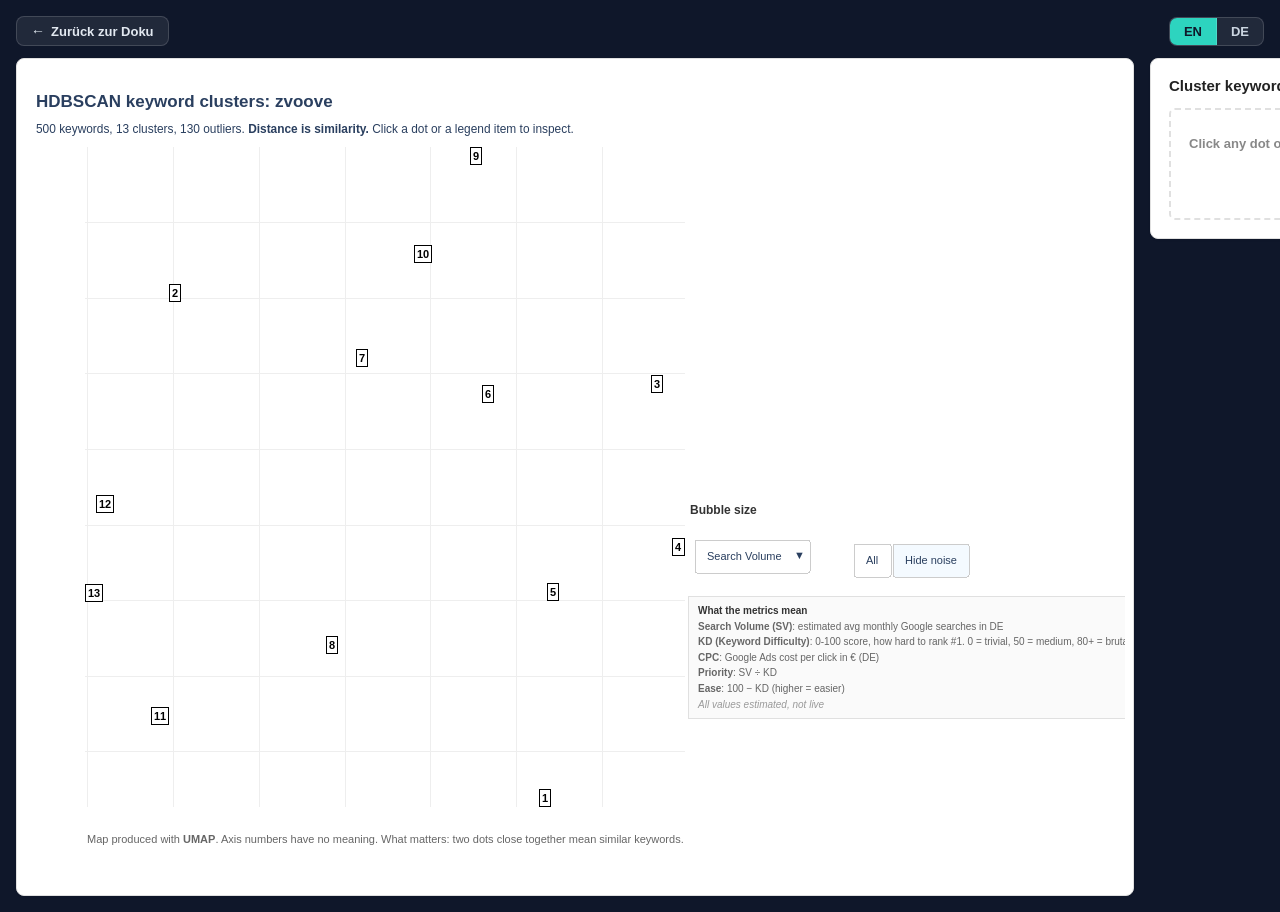
<file: output/reporting/runs/2026-04-30/cluster_map.html>
<!DOCTYPE html>
<html><head><meta charset="utf-8"><title>HDBSCAN keyword clusters: zvoove</title>
<script src="https://cdn.plot.ly/plotly-2.35.2.min.js"></script>
<style>
*{box-sizing:border-box}html{background:#0f172a;min-height:100%}body{margin:0;padding:16px;font-family:-apple-system,BlinkMacSystemFont,"Segoe UI",Roboto,sans-serif;background:#0f172a;color:#e2e8f0}
.toolbar{max-width:1620px;margin:0 auto 12px;display:flex;justify-content:space-between;align-items:center;gap:8px}
.back-link{display:inline-flex;align-items:center;gap:6px;background:rgba(255,255,255,0.08);color:#e2e8f0;border:1px solid rgba(255,255,255,0.15);border-radius:8px;padding:6px 14px;font-size:13px;font-weight:600;text-decoration:none;transition:background .15s,border-color .15s}
.back-link:hover{background:rgba(255,255,255,0.15);border-color:rgba(255,255,255,0.30)}
.back-link::before{content:"\2190";font-size:14px}
.lang-switch{display:inline-flex;background:rgba(255,255,255,0.08);border:1px solid rgba(255,255,255,0.15);border-radius:8px;overflow:hidden;box-shadow:none}
.lang-switch button{background:transparent;border:none;padding:6px 14px;cursor:pointer;font-size:13px;font-weight:600;color:#cbd5e1;font-family:inherit}
.lang-switch button:not(:last-child){border-right:1px solid rgba(255,255,255,0.15)}
.lang-switch button.active{background:#2dd4bf;color:#0f172a}
.lang-switch button:not(.active):hover{background:rgba(255,255,255,0.06)}
.wrap{display:flex;gap:16px;align-items:flex-start;max-width:1620px;margin:0 auto}
.chart-card,.table-card{background:white;border:1px solid #e0e0e0;border-radius:8px;box-shadow:0 1px 3px rgba(0,0,0,0.04);padding:8px}
.chart-card{flex:0 0 auto}
.table-card{flex:1 1 480px;min-width:440px;max-width:540px;padding:18px;max-height:880px;overflow-y:auto}
.table-card h3{margin:0 0 4px;font-size:15px;color:#222}
.table-card .placeholder{color:#888;font-size:13px;line-height:1.55;padding:24px 8px;text-align:center;border:2px dashed #e0e0e0;border-radius:6px;margin-top:14px}
.cluster-header{display:flex;align-items:center;gap:10px;padding:8px 0 12px;border-bottom:1px solid #eee;margin-bottom:10px}
.cluster-header .swatch{width:18px;height:18px;border-radius:50%;flex:0 0 18px;border:1px solid #ccc}
.cluster-header .name{font-weight:600;font-size:15px}
.cluster-header .id{font-size:11px;color:#888}
.summary{display:grid;grid-template-columns:repeat(2,1fr);gap:6px 14px;font-size:12px;color:#555;padding:8px 0 14px}
.summary b{color:#222}
table.kws{width:100%;border-collapse:collapse;font-size:12px}
table.kws th{text-align:left;font-weight:600;color:#666;padding:6px;border-bottom:2px solid #eee;position:sticky;top:0;background:white;font-size:11px;text-transform:uppercase;letter-spacing:0.04em}
table.kws td{padding:6px;border-bottom:1px solid #f3f3f3;vertical-align:top}
table.kws td.kw{color:#222;font-weight:500}
table.kws td.num{text-align:right;color:#444;font-variant-numeric:tabular-nums}
table.kws td.intent{text-align:center}
.pill{display:inline-block;padding:1px 6px;border-radius:10px;font-size:10px;font-weight:600}
.pill.c{background:#fde7d6;color:#a04400}.pill.i{background:#dceaf7;color:#1a4f7a}
table.kws tr.hl td{background:#fff7d6;font-weight:700;color:#111;box-shadow:inset 3px 0 0 #f59e0b}
table.kws tr.hl td.kw{color:#000}
.muted{color:#999;font-style:italic}
</style></head><body>
<div class="toolbar"><a class="back-link" href="../../">Zur&#252;ck zur Doku</a><div class="lang-switch"><button id="lang-en" class="active">EN</button><button id="lang-de">DE</button></div></div>
<div class="wrap">
<div class="chart-card"><div id="chart"></div></div>
<div class="table-card">
<h3 id="panel-title">Cluster keywords</h3>
<div id="panel"><div class="placeholder"><b>Click any dot or cluster in the legend</b> to inspect its keywords here.<br>Sorted by search volume.</div></div>
</div></div>
<script>
const FIG = {"data":[{"customdata":[["fachkr\u00e4ftemangel deutschland","informational",3916,29,0.31,135.0,"\u003ci\u003eOutlier, not part of any dense cluster\u003c\u002fi\u003e\u003cbr\u003e"],["dokumentenmanagement software","commercial",5975,59,9.45,101.3,"\u003ci\u003eOutlier, not part of any dense cluster\u003c\u002fi\u003e\u003cbr\u003e"],["h\u00f6chst\u00fcberlassungsdauer","informational",3959,51,1.87,77.6,"\u003ci\u003eOutlier, not part of any dense cluster\u003c\u002fi\u003e\u003cbr\u003e"],["zeitarbeit programm","commercial",3980,79,6.78,50.4,"\u003ci\u003eOutlier, not part of any dense cluster\u003c\u002fi\u003e\u003cbr\u003e"],["gig economy deutschland","informational",789,17,2.2,46.4,"\u003ci\u003eOutlier, not part of any dense cluster\u003c\u002fi\u003e\u003cbr\u003e"],["igz tarifvertrag aktuell","informational",700,17,1.76,41.2,"\u003ci\u003eOutlier, not part of any dense cluster\u003c\u002fi\u003e\u003cbr\u003e"],["karriereseite erstellen","informational",706,19,0.43,37.2,"\u003ci\u003eOutlier, not part of any dense cluster\u003c\u002fi\u003e\u003cbr\u003e"],["factoring zeitarbeit","commercial",2219,85,8.96,26.1,"\u003ci\u003eOutlier, not part of any dense cluster\u003c\u002fi\u003e\u003cbr\u003e"],["lohnbuchhaltung zeitarbeit","informational",549,24,1.95,22.9,"\u003ci\u003eOutlier, not part of any dense cluster\u003c\u002fi\u003e\u003cbr\u003e"],["arbeitszeugnis erstellen zeitarbeit","informational",177,8,2.29,22.1,"\u003ci\u003eOutlier, not part of any dense cluster\u003c\u002fi\u003e\u003cbr\u003e"],["arbeitsmarkt 2026","informational",417,19,1.91,21.9,"\u003ci\u003eOutlier, not part of any dense cluster\u003c\u002fi\u003e\u003cbr\u003e"],["bewerbermanagement system","commercial",1138,67,9.09,17.0,"\u003ci\u003eOutlier, not part of any dense cluster\u003c\u002fi\u003e\u003cbr\u003e"],["azubi verwaltung","commercial",712,42,9.34,17.0,"\u003ci\u003eOutlier, not part of any dense cluster\u003c\u002fi\u003e\u003cbr\u003e"],["crm zeitarbeit","commercial",1360,81,8.83,16.8,"\u003ci\u003eOutlier, not part of any dense cluster\u003c\u002fi\u003e\u003cbr\u003e"],["liquidit\u00e4t zeitarbeit","informational",719,48,2.0,15.0,"\u003ci\u003eOutlier, not part of any dense cluster\u003c\u002fi\u003e\u003cbr\u003e"],["urlaubsplanung software","commercial",705,50,6.3,14.1,"\u003ci\u003eOutlier, not part of any dense cluster\u003c\u002fi\u003e\u003cbr\u003e"],["tariflandschaft zeitarbeit","informational",701,50,1.52,14.0,"\u003ci\u003eOutlier, not part of any dense cluster\u003c\u002fi\u003e\u003cbr\u003e"],["offboarding prozess","informational",517,37,1.91,14.0,"\u003ci\u003eOutlier, not part of any dense cluster\u003c\u002fi\u003e\u003cbr\u003e"],["gehaltsabrechnung outsourcing","commercial",765,55,4.48,13.9,"\u003ci\u003eOutlier, not part of any dense cluster\u003c\u002fi\u003e\u003cbr\u003e"],["fluktuation senken zeitarbeit","informational",117,9,1.05,13.0,"\u003ci\u003eOutlier, not part of any dense cluster\u003c\u002fi\u003e\u003cbr\u003e"],["equal treatment zeitarbeit","informational",594,46,0.73,12.9,"\u003ci\u003eOutlier, not part of any dense cluster\u003c\u002fi\u003e\u003cbr\u003e"],["lohnsteuer zeitarbeit","informational",663,52,0.74,12.8,"\u003ci\u003eOutlier, not part of any dense cluster\u003c\u002fi\u003e\u003cbr\u003e"],["markt zeitarbeit deutschland","informational",484,38,1.4,12.7,"\u003ci\u003eOutlier, not part of any dense cluster\u003c\u002fi\u003e\u003cbr\u003e"],["deckungsbeitrag zeitarbeit","informational",560,44,1.98,12.7,"\u003ci\u003eOutlier, not part of any dense cluster\u003c\u002fi\u003e\u003cbr\u003e"],["gesetzliche abz\u00fcge lohn","informational",538,43,2.32,12.5,"\u003ci\u003eOutlier, not part of any dense cluster\u003c\u002fi\u003e\u003cbr\u003e"],["ki bewerbermanagement","informational",506,41,0.34,12.3,"\u003ci\u003eOutlier, not part of any dense cluster\u003c\u002fi\u003e\u003cbr\u003e"],["einkommensteuer zeitarbeit","informational",591,50,1.53,11.8,"\u003ci\u003eOutlier, not part of any dense cluster\u003c\u002fi\u003e\u003cbr\u003e"],["lohnabrechnung zeitarbeit","commercial",851,72,11.92,11.8,"\u003ci\u003eOutlier, not part of any dense cluster\u003c\u002fi\u003e\u003cbr\u003e"],["inkasso zeitarbeit","commercial",454,40,5.29,11.3,"\u003ci\u003eOutlier, not part of any dense cluster\u003c\u002fi\u003e\u003cbr\u003e"],["mitarbeiterstruktur analysieren","informational",181,16,0.42,11.3,"\u003ci\u003eOutlier, not part of any dense cluster\u003c\u002fi\u003e\u003cbr\u003e"],["zoll pr\u00fcfung zeitarbeit","informational",162,15,0.93,10.8,"\u003ci\u003eOutlier, not part of any dense cluster\u003c\u002fi\u003e\u003cbr\u003e"],["active sourcing zeitarbeit","informational",106,10,1.9,10.6,"\u003ci\u003eOutlier, not part of any dense cluster\u003c\u002fi\u003e\u003cbr\u003e"],["h\u00f6chst\u00fcberlassungsdauer ausnahmen","informational",108,11,2.04,9.8,"\u003ci\u003eOutlier, not part of any dense cluster\u003c\u002fi\u003e\u003cbr\u003e"],["zeitarbeit pr\u00fcfung agentur arbeit","informational",175,18,2.04,9.7,"\u003ci\u003eOutlier, not part of any dense cluster\u003c\u002fi\u003e\u003cbr\u003e"],["a\u00fcg 2026","informational",108,12,0.84,9.0,"\u003ci\u003eOutlier, not part of any dense cluster\u003c\u002fi\u003e\u003cbr\u003e"],["ranking zeitarbeitsfirmen deutschland","informational",193,22,0.72,8.8,"\u003ci\u003eOutlier, not part of any dense cluster\u003c\u002fi\u003e\u003cbr\u003e"],["a\u00fcg erlaubnis beantragen","informational",147,17,1.13,8.6,"\u003ci\u003eOutlier, not part of any dense cluster\u003c\u002fi\u003e\u003cbr\u003e"],["talent intelligence platform","commercial",614,71,6.15,8.6,"\u003ci\u003eOutlier, not part of any dense cluster\u003c\u002fi\u003e\u003cbr\u003e"],["zeiterfassung zeitarbeit","commercial",575,69,9.41,8.3,"\u003ci\u003eOutlier, not part of any dense cluster\u003c\u002fi\u003e\u003cbr\u003e"],["zeitarbeit europa","informational",184,23,2.27,8.0,"\u003ci\u003eOutlier, not part of any dense cluster\u003c\u002fi\u003e\u003cbr\u003e"],["chatgpt zeitarbeit","informational",127,16,2.28,7.9,"\u003ci\u003eOutlier, not part of any dense cluster\u003c\u002fi\u003e\u003cbr\u003e"],["stundenerfassung baustelle","informational",86,11,2.0,7.8,"\u003ci\u003eOutlier, not part of any dense cluster\u003c\u002fi\u003e\u003cbr\u003e"],["zeiterfassung pflicht 2026","informational",82,11,1.63,7.5,"\u003ci\u003eOutlier, not part of any dense cluster\u003c\u002fi\u003e\u003cbr\u003e"],["new work zeitarbeit","informational",114,16,0.66,7.1,"\u003ci\u003eOutlier, not part of any dense cluster\u003c\u002fi\u003e\u003cbr\u003e"],["bewerbermanagement zeitarbeit","commercial",500,74,6.55,6.8,"\u003ci\u003eOutlier, not part of any dense cluster\u003c\u002fi\u003e\u003cbr\u003e"],["gesetzliche zeiterfassungspflicht","informational",223,33,1.49,6.8,"\u003ci\u003eOutlier, not part of any dense cluster\u003c\u002fi\u003e\u003cbr\u003e"],["dms zeitarbeit","commercial",244,37,7.42,6.6,"\u003ci\u003eOutlier, not part of any dense cluster\u003c\u002fi\u003e\u003cbr\u003e"],["a\u00fcg statistik meldung","informational",168,26,0.75,6.5,"\u003ci\u003eOutlier, not part of any dense cluster\u003c\u002fi\u003e\u003cbr\u003e"],["videointerview ki analyse","informational",76,12,1.73,6.3,"\u003ci\u003eOutlier, not part of any dense cluster\u003c\u002fi\u003e\u003cbr\u003e"],["factoring vorteile zeitarbeit","informational",163,26,2.15,6.3,"\u003ci\u003eOutlier, not part of any dense cluster\u003c\u002fi\u003e\u003cbr\u003e"],["zeitarbeit checkliste compliance","informational",185,30,0.36,6.2,"\u003ci\u003eOutlier, not part of any dense cluster\u003c\u002fi\u003e\u003cbr\u003e"],["tarifvertrag zeitarbeit lohn","informational",81,13,1.37,6.2,"\u003ci\u003eOutlier, not part of any dense cluster\u003c\u002fi\u003e\u003cbr\u003e"],["prozesskosten senken zeitarbeit","informational",197,34,0.56,5.8,"\u003ci\u003eOutlier, not part of any dense cluster\u003c\u002fi\u003e\u003cbr\u003e"],["inklusion zeitarbeit","informational",187,33,1.72,5.7,"\u003ci\u003eOutlier, not part of any dense cluster\u003c\u002fi\u003e\u003cbr\u003e"],["gef\u00e4hrdungsbeurteilung zeitarbeit","informational",189,33,0.5,5.7,"\u003ci\u003eOutlier, not part of any dense cluster\u003c\u002fi\u003e\u003cbr\u003e"],["zeitarbeitsbranche 2026","informational",190,34,0.99,5.6,"\u003ci\u003eOutlier, not part of any dense cluster\u003c\u002fi\u003e\u003cbr\u003e"],["bewerber pool aufbauen","informational",96,17,0.91,5.6,"\u003ci\u003eOutlier, not part of any dense cluster\u003c\u002fi\u003e\u003cbr\u003e"],["mindestlohn entwicklung 2026","informational",121,22,0.42,5.5,"\u003ci\u003eOutlier, not part of any dense cluster\u003c\u002fi\u003e\u003cbr\u003e"],["weihnachtsgeld zeitarbeitnehmer","informational",113,21,0.36,5.4,"\u003ci\u003eOutlier, not part of any dense cluster\u003c\u002fi\u003e\u003cbr\u003e"],["einsatzplanung excel abl\u00f6sen","informational",195,37,1.3,5.3,"\u003ci\u003eOutlier, not part of any dense cluster\u003c\u002fi\u003e\u003cbr\u003e"],["predictive analytics personal","informational",137,26,0.44,5.3,"\u003ci\u003eOutlier, not part of any dense cluster\u003c\u002fi\u003e\u003cbr\u003e"],["sanktionen a\u00fcg versto\u00df","informational",165,31,1.92,5.3,"\u003ci\u003eOutlier, not part of any dense cluster\u003c\u002fi\u003e\u003cbr\u003e"],["h\u00f6chst\u00fcberlassungsdauer tarifvertrag","informational",152,30,2.11,5.1,"\u003ci\u003eOutlier, not part of any dense cluster\u003c\u002fi\u003e\u003cbr\u003e"],["gesundheitsuntersuchung zeitarbeit","informational",147,29,2.01,5.1,"\u003ci\u003eOutlier, not part of any dense cluster\u003c\u002fi\u003e\u003cbr\u003e"],["bgm zeitarbeit","informational",165,33,2.02,5.0,"\u003ci\u003eOutlier, not part of any dense cluster\u003c\u002fi\u003e\u003cbr\u003e"],["a\u00fcg statistik wann","informational",166,34,2.0,4.9,"\u003ci\u003eOutlier, not part of any dense cluster\u003c\u002fi\u003e\u003cbr\u003e"],["fairness ki bewerbermanagement","informational",90,19,0.5,4.7,"\u003ci\u003eOutlier, not part of any dense cluster\u003c\u002fi\u003e\u003cbr\u003e"],["finanzierung zeitarbeitsfirma","informational",200,43,1.11,4.7,"\u003ci\u003eOutlier, not part of any dense cluster\u003c\u002fi\u003e\u003cbr\u003e"],["\u00fcberlassungsvertrag inhalt","informational",175,37,2.5,4.7,"\u003ci\u003eOutlier, not part of any dense cluster\u003c\u002fi\u003e\u003cbr\u003e"],["ketten\u00fcberlassung","informational",183,41,1.56,4.5,"\u003ci\u003eOutlier, not part of any dense cluster\u003c\u002fi\u003e\u003cbr\u003e"],["factoring kosten zeitarbeit","commercial",170,41,5.81,4.1,"\u003ci\u003eOutlier, not part of any dense cluster\u003c\u002fi\u003e\u003cbr\u003e"],["beste jobb\u00f6rsen deutschland","informational",98,24,1.22,4.1,"\u003ci\u003eOutlier, not part of any dense cluster\u003c\u002fi\u003e\u003cbr\u003e"],["mitarbeitergespr\u00e4ch vorlage","informational",128,31,1.95,4.1,"\u003ci\u003eOutlier, not part of any dense cluster\u003c\u002fi\u003e\u003cbr\u003e"],["schichtplanung software","commercial",225,57,6.24,3.9,"\u003ci\u003eOutlier, not part of any dense cluster\u003c\u002fi\u003e\u003cbr\u003e"],["geb\u00e4udereiniger tarifvertrag 2026","informational",59,15,1.38,3.9,"\u003ci\u003eOutlier, not part of any dense cluster\u003c\u002fi\u003e\u003cbr\u003e"],["mitarbeiterstammdaten","informational",105,28,1.76,3.8,"\u003ci\u003eOutlier, not part of any dense cluster\u003c\u002fi\u003e\u003cbr\u003e"],["lohnabrechnung beispiel zeitarbeit","informational",56,15,0.53,3.7,"\u003ci\u003eOutlier, not part of any dense cluster\u003c\u002fi\u003e\u003cbr\u003e"],["zeitarbeit komplettl\u00f6sung","commercial",197,55,4.23,3.6,"\u003ci\u003eOutlier, not part of any dense cluster\u003c\u002fi\u003e\u003cbr\u003e"],["mitarbeitergespr\u00e4che dokumentieren","informational",43,12,1.6,3.6,"\u003ci\u003eOutlier, not part of any dense cluster\u003c\u002fi\u003e\u003cbr\u003e"],["inflation lohn zeitarbeit","informational",162,45,2.39,3.6,"\u003ci\u003eOutlier, not part of any dense cluster\u003c\u002fi\u003e\u003cbr\u003e"],["fintech zeitarbeit","informational",90,26,1.03,3.5,"\u003ci\u003eOutlier, not part of any dense cluster\u003c\u002fi\u003e\u003cbr\u003e"],["zessionskredit zeitarbeit","informational",91,26,0.34,3.5,"\u003ci\u003eOutlier, not part of any dense cluster\u003c\u002fi\u003e\u003cbr\u003e"],["zeiterfassung kosten","commercial",219,65,10.8,3.4,"\u003ci\u003eOutlier, not part of any dense cluster\u003c\u002fi\u003e\u003cbr\u003e"],["zeitarbeit politik regulierung","informational",71,21,1.77,3.4,"\u003ci\u003eOutlier, not part of any dense cluster\u003c\u002fi\u003e\u003cbr\u003e"],["ki disposition zeitarbeit","informational",135,41,2.32,3.3,"\u003ci\u003eOutlier, not part of any dense cluster\u003c\u002fi\u003e\u003cbr\u003e"],["\u00fcberlassungsvertrag muster","informational",131,40,0.5,3.3,"\u003ci\u003eOutlier, not part of any dense cluster\u003c\u002fi\u003e\u003cbr\u003e"],["mindestlohn zeitarbeit 2026","informational",70,22,0.5,3.2,"\u003ci\u003eOutlier, not part of any dense cluster\u003c\u002fi\u003e\u003cbr\u003e"],["a\u00fcg erlaubnis verl\u00e4ngern","informational",134,43,2.13,3.1,"\u003ci\u003eOutlier, not part of any dense cluster\u003c\u002fi\u003e\u003cbr\u003e"],["feiertagszuschlag zeitarbeit","informational",95,31,2.44,3.1,"\u003ci\u003eOutlier, not part of any dense cluster\u003c\u002fi\u003e\u003cbr\u003e"],["dokumentenmanagement personaldienstleister","commercial",186,63,2.31,3.0,"\u003ci\u003eOutlier, not part of any dense cluster\u003c\u002fi\u003e\u003cbr\u003e"],["bewerbermanagement vergleich","commercial",136,45,6.89,3.0,"\u003ci\u003eOutlier, not part of any dense cluster\u003c\u002fi\u003e\u003cbr\u003e"],["kostenoptimierung zeitarbeit","informational",58,20,0.65,2.9,"\u003ci\u003eOutlier, not part of any dense cluster\u003c\u002fi\u003e\u003cbr\u003e"],["liquidit\u00e4tsengpass vermeiden","informational",46,16,0.63,2.9,"\u003ci\u003eOutlier, not part of any dense cluster\u003c\u002fi\u003e\u003cbr\u003e"],["a\u00fcg unbefristete erlaubnis","informational",113,39,0.94,2.9,"\u003ci\u003eOutlier, not part of any dense cluster\u003c\u002fi\u003e\u003cbr\u003e"],["zeitarbeit pflege markt","informational",99,35,0.93,2.8,"\u003ci\u003eOutlier, not part of any dense cluster\u003c\u002fi\u003e\u003cbr\u003e"],["generative ai zeitarbeit","informational",124,46,0.95,2.7,"\u003ci\u003eOutlier, not part of any dense cluster\u003c\u002fi\u003e\u003cbr\u003e"],["zuschl\u00e4ge berechnen zeitarbeit","informational",52,19,1.13,2.7,"\u003ci\u003eOutlier, not part of any dense cluster\u003c\u002fi\u003e\u003cbr\u003e"],["a\u00fcg erlaubnis voraussetzungen","informational",105,40,1.37,2.6,"\u003ci\u003eOutlier, not part of any dense cluster\u003c\u002fi\u003e\u003cbr\u003e"],["forderungsmanagement zeitarbeit","commercial",70,27,6.56,2.6,"\u003ci\u003eOutlier, not part of any dense cluster\u003c\u002fi\u003e\u003cbr\u003e"],["zvoove geb\u00e4udedienstleistung","commercial",142,57,6.58,2.5,"\u003ci\u003eOutlier, not part of any dense cluster\u003c\u002fi\u003e\u003cbr\u003e"],["ocr personaldokumente","commercial",109,47,6.39,2.3,"\u003ci\u003eOutlier, not part of any dense cluster\u003c\u002fi\u003e\u003cbr\u003e"],["demand forecasting personal","informational",42,19,1.52,2.2,"\u003ci\u003eOutlier, not part of any dense cluster\u003c\u002fi\u003e\u003cbr\u003e"],["disposition optimieren","informational",31,14,1.8,2.2,"\u003ci\u003eOutlier, not part of any dense cluster\u003c\u002fi\u003e\u003cbr\u003e"],["qualifikationen verwalten zeitarbeit","commercial",70,32,7.25,2.2,"\u003ci\u003eOutlier, not part of any dense cluster\u003c\u002fi\u003e\u003cbr\u003e"],["no code automatisierung hr","commercial",107,52,8.26,2.1,"\u003ci\u003eOutlier, not part of any dense cluster\u003c\u002fi\u003e\u003cbr\u003e"],["liquidit\u00e4tsplanung zeitarbeit","informational",16,8,0.69,2.0,"\u003ci\u003eOutlier, not part of any dense cluster\u003c\u002fi\u003e\u003cbr\u003e"],["machine learning personaldienstleistung","informational",18,9,2.31,2.0,"\u003ci\u003eOutlier, not part of any dense cluster\u003c\u002fi\u003e\u003cbr\u003e"],["sondereinigung software","commercial",119,63,2.72,1.9,"\u003ci\u003eOutlier, not part of any dense cluster\u003c\u002fi\u003e\u003cbr\u003e"],["nachweisgesetz zeitarbeit","informational",67,35,1.74,1.9,"\u003ci\u003eOutlier, not part of any dense cluster\u003c\u002fi\u003e\u003cbr\u003e"],["plattform\u00f6konomie arbeit","informational",65,36,1.41,1.8,"\u003ci\u003eOutlier, not part of any dense cluster\u003c\u002fi\u003e\u003cbr\u003e"],["betriebsrat a\u00fcg mitbestimmung","informational",56,32,1.21,1.8,"\u003ci\u003eOutlier, not part of any dense cluster\u003c\u002fi\u003e\u003cbr\u003e"],["factoring zeitarbeitsunternehmen","commercial",101,61,3.35,1.7,"\u003ci\u003eOutlier, not part of any dense cluster\u003c\u002fi\u003e\u003cbr\u003e"],["factoring sofort liquidit\u00e4t","commercial",72,42,11.39,1.7,"\u003ci\u003eOutlier, not part of any dense cluster\u003c\u002fi\u003e\u003cbr\u003e"],["betriebsmittelkredit zeitarbeit","informational",51,30,0.35,1.7,"\u003ci\u003eOutlier, not part of any dense cluster\u003c\u002fi\u003e\u003cbr\u003e"],["lohnabrechnung lexware vs datev","commercial",98,61,7.46,1.6,"\u003ci\u003eOutlier, not part of any dense cluster\u003c\u002fi\u003e\u003cbr\u003e"],["job multiposting tool","commercial",100,65,6.99,1.5,"\u003ci\u003eOutlier, not part of any dense cluster\u003c\u002fi\u003e\u003cbr\u003e"],["igz lohntabelle 2026","informational",38,30,0.73,1.3,"\u003ci\u003eOutlier, not part of any dense cluster\u003c\u002fi\u003e\u003cbr\u003e"],["prosoft zeitarbeit alternative","commercial",55,45,9.03,1.2,"\u003ci\u003eOutlier, not part of any dense cluster\u003c\u002fi\u003e\u003cbr\u003e"],["gr\u00f6\u00dfte zeitarbeitsfirma deutschland","informational",30,27,1.9,1.1,"\u003ci\u003eOutlier, not part of any dense cluster\u003c\u002fi\u003e\u003cbr\u003e"],["zeitarbeit eu vergleich","informational",32,33,1.79,1.0,"\u003ci\u003eOutlier, not part of any dense cluster\u003c\u002fi\u003e\u003cbr\u003e"],["arbeitszeiterfassung urteil eugh","informational",41,40,0.97,1.0,"\u003ci\u003eOutlier, not part of any dense cluster\u003c\u002fi\u003e\u003cbr\u003e"],["zeitarbeit umsatz statistik","informational",36,42,1.32,0.9,"\u003ci\u003eOutlier, not part of any dense cluster\u003c\u002fi\u003e\u003cbr\u003e"],["papierloses b\u00fcro zeitarbeit","informational",23,25,1.14,0.9,"\u003ci\u003eOutlier, not part of any dense cluster\u003c\u002fi\u003e\u003cbr\u003e"],["h\u00f6chst\u00fcberlassungsdauer 18 monate","informational",23,25,2.46,0.9,"\u003ci\u003eOutlier, not part of any dense cluster\u003c\u002fi\u003e\u003cbr\u003e"],["benchmark zeitarbeit kennzahlen","informational",33,40,2.25,0.8,"\u003ci\u003eOutlier, not part of any dense cluster\u003c\u002fi\u003e\u003cbr\u003e"],["gesundheitsmanagement zeitarbeit","informational",27,37,1.6,0.7,"\u003ci\u003eOutlier, not part of any dense cluster\u003c\u002fi\u003e\u003cbr\u003e"],["time to hire optimieren","informational",29,45,1.61,0.6,"\u003ci\u003eOutlier, not part of any dense cluster\u003c\u002fi\u003e\u003cbr\u003e"],["anwenderbericht zeitarbeit","commercial",17,44,6.85,0.4,"\u003ci\u003eOutlier, not part of any dense cluster\u003c\u002fi\u003e\u003cbr\u003e"],["cv parser deutsch","commercial",20,66,10.67,0.3,"\u003ci\u003eOutlier, not part of any dense cluster\u003c\u002fi\u003e\u003cbr\u003e"],["backup strategie zeitarbeit","informational",10,38,0.4,0.3,"\u003ci\u003eOutlier, not part of any dense cluster\u003c\u002fi\u003e\u003cbr\u003e"]],"hovertemplate":"\u003cb\u003e%{customdata[0]}\u003c\u002fb\u003e\u003cbr\u003e%{customdata[6]}Intent: %{customdata[1]}\u003cbr\u003eSV: %{customdata[2]:,} \u00b7 KD: %{customdata[3]} \u00b7 CPC: \u20ac%{customdata[4]:.2f}\u003cbr\u003ePriority: %{customdata[5]}\u003cextra\u003e\u003c\u002fextra\u003e","marker":{"color":"#cccccc","line":{"width":0},"opacity":0.45,"size":{"dtype":"f8","bdata":"9TrSJ\u002f2kQkAZrmR3FFNGQJgxytzqukJAskMKXJXFQkB9GnsQaQs0QJLbI8qPOjNAkk1UZwtJM0CLwWsFmo09QKdrvcgitzFAXmV7xdtNKUCQ5MV+1TUwQFQ\u002fShb83TZAHKTNS3dXM0CaLpAhaHA4QIy45uU2aDNAgMCtkKJGM0CXUFrT+jwzQE0VfcpqXjFA9CIsGU7UM0C8gaQ5ENEmQAkKqXihLzJAdhtpO9jfMkAAAAAAAAAxQBbhyWgI1TFAkA9pF\u002fCYMUA6B97uST8xQCPaADC+JzJAsku39QCWNEAIRdbPVKcwQFrcnrQgdClAo5GnGVm6KEBEQLtqrksmQMAcIRduZCZAktsjyo86KUDAHCEXbmQmQNwylDV35ClAiqGmxdUfKEBKaNAJt2MyQI5iaglV\u002fTFAEmg4jo2QKUDogDU2+UQnQBq8mdwLRiVAEvxsuC0OJUCtThUAVa0mQOn4PsEqLjFA9LVPLuXuKkA0OqcL2Z4rQDIJE6Uj9ihA\u002fCYymsG3JEDJQvyiY8QoQPiGpPj5mSlAAAAAAAAAJUCUAfaXIQkqQNLuP1K\u002frClA5NbPCmu\u002fKUB2skRrt8gpQJeQBApHzCVAAAAAAAAAJ0AbaGk8UaEmQDB7fW\u002fY9ilA8AieNme0J0Bn4YopYdgoQCyDexIuVChAiqGmxdUfKEBn4YopYdgoQDy4TUtU4ihAP+IRFqF8JUBghQ8AYyQqQJLbI8qPOilAepxNkxqHKUAos8zl1AkpQCqq10xF5iVA5p0\u002fM09QJ0AAAAAAAAArQLfnVpFfriNAxIRXKjg\u002fJkDSD1qEunsjQJQB9pchCSpAWGiHSrSOIkCjkacZWbooQD\u002fiERahfCVA1pRUmBWKJUAE8dk7dMwqQIP9yiYYbSRAkr19gnOeJ0C6nf3NDXInQO5X1oPZXSRAX1AZDGqTJ0DQygfqLb8lQMR1LeBfoylA0dHZhnKpJ0AccWdOo50jQAk0HMdGyCJAG2hpPFGhJkC0CX\u002f3KvMlQOJgtAKyIidAfVYY0Qo2I0DEhFcqOD8mQO5X1oPZXSRA9AQkkpfqJ0Cc\[base64]"}},"mode":"markers","name":"Outliers","visible":"legendonly","x":{"dtype":"f4","bdata":"5xonP2m7B0BjAHM\u002fdlfgv88CID8XFfk+pLceQDGBk780cbu\u002fIa7rvyHEyr5ZZjZArQU8QOKlzL\u002fDwgBAmK\u002fLP9Z\u002f1b7tUPs\u002fSE5WQDDAm79vJ7W\u002fyenuvvU8HD8SVoG\u002foQanP7GXQUDXHBy\u002fnlCkv6ou6L+TIQ9ACMfvv4YW3b+hGkA\u002fcFHZvyVWTj0c5B8\u002f257LP8qVAUAFHdq\u002fGtDov\u002fRf4L9xO7G\u002f0a\u002fmu6UJ\u002fb\u002f1fKe\u002fXLGXvmSI57+ghSw\u002fxn8JQA6wlL\u002f6adK\u002fRqnKvf0sdr\u002ft8AfAAcNzv7vDn773BDtAtIq2O1eB6r9MDjFAkazpP1\u002f7Ej+nIfM+k5izv3L0+L8ud7M+6EM\u002fQBUmhr+6UqI\u002fMTcUQALuAr+fOCk\u002f7ngiQD8Ikz+Se6o+xyMGQIoRqL8bsOC\u002fN\u002f4ZQBxQHr\u002fhPPe\u002fTTuev\u002frPlb139Su\u002fFTncvzCmpD9Q8bK9gGXKP6\u002fXA8B15RFAE3c\u002fQFC2T78A+RpAkt6\u002fP1Vtmr\u002ftxwbAWXqVv1+lzD+rFbi\u002f+eEnQBrLC0CR79c\u002fqP8rQK7T6L\u002fXzps\u002fbjYJQG0n2T\u002fnBPQ\u002feOLMv6QtFUC0ySFAoX2avxqXE0CUx4i\u002fpB1YP3cnGECZKUk+N2gIwL0IJz+7j+u\u002fWCnBv90nbL\u002fhR7K\u002fPRVNP6Ci0b\u002fO0LK\u002fGnXWvw+Qvr\u002fillk\u002f9YgTwA=="},"y":{"dtype":"f4","bdata":"LIgcQLNpmUB0MKQ\u002fWJUAQOPnG0APCTA\u002ffs1UQPqEaT+yqMk\u002f00KlPrSKjr5ZTqtAJNeOQJ7c4T\u002fRJ1O+9PCjQJ96Kj+WJ+c\u002fAyCMQDEnfT9IpWs\u002f6FowP0BNGkCZdXk\u002f5h+SPwOEmEDEl8Q+YRDOPzGmoj9jsCdAvKtZPyhHEj90HIc\u002f6fQhP9a7rj6\u002f1htAhNiXP6kqoUCX7LI\u002fsa\u002fKP3Ow9j9Ybk0\u002fGsbWPmJZlj7TbpQ\u002fEH+LP9+9yD+xW90\u002fLlI+QGMYgj+iqU4\u002fJb1EPzGFRz\u002fgTy8\u002fGY+hPydJRz4UWdw+XWWnPpFM+D31A+I\u002fr0F0QGA1Wz8B9TM\u002fP6yCP+vj4j5I3sY\u002fkFOWQAHKmT6FP3w\u002foz+pP8lGKT8TYh5AfgE\u002fQESorUB7\u002fBU\u002fT9UlQD5KxD9L5+U\u002fg2A3QGteGz8PaQBA+D6jPg+BQz9s6pM\u002fKuaZP2y4dD\u002fdTow+tzqfP62NAz9CeYdAFtWlQF8vLz+kWKa9vpCSP9kE1z73tr8\u002fZo7WP17Ekz\u002fNv6I\u002fEBjFQEfSh0Dl9GlAHcitP1E3Uz5VW6RAJak\u002fvkTVjEClO8VAs9+uP8wIKkBMyqs\u002fbBTxPqZIrL6RaIY+19GkQKRNMkAY9uo+85PUP2opHkCOTog\u002fpLebPf5itj80kY8\u002f4W2RP7htST9QXmg\u002fBR+Svc2P6T\u002fTZiVADrnVPw=="},"type":"scatter"},{"customdata":[["factoring buchen","informational",799,18,2.27,44.4,"\u003cb\u003eHDBSCAN cluster 1: Factoring Business Models and Licensing\u003c\u002fb\u003e\u003cbr\u003e"],["factoring erlaubnis","informational",671,40,2.28,16.8,"\u003cb\u003eHDBSCAN cluster 1: Factoring Business Models and Licensing\u003c\u002fb\u003e\u003cbr\u003e"],["echtes factoring","informational",244,19,0.64,12.8,"\u003cb\u003eHDBSCAN cluster 1: Factoring Business Models and Licensing\u003c\u002fb\u003e\u003cbr\u003e"],["offenes factoring","informational",296,39,1.22,7.6,"\u003cb\u003eHDBSCAN cluster 1: Factoring Business Models and Licensing\u003c\u002fb\u003e\u003cbr\u003e"],["factoring kfw","informational",234,32,1.27,7.3,"\u003cb\u003eHDBSCAN cluster 1: Factoring Business Models and Licensing\u003c\u002fb\u003e\u003cbr\u003e"],["stilles factoring","informational",170,29,1.81,5.9,"\u003cb\u003eHDBSCAN cluster 1: Factoring Business Models and Licensing\u003c\u002fb\u003e\u003cbr\u003e"],["factoring vs bankkredit","informational",85,18,1.91,4.7,"\u003cb\u003eHDBSCAN cluster 1: Factoring Business Models and Licensing\u003c\u002fb\u003e\u003cbr\u003e"],["factoring datev","informational",110,24,1.95,4.6,"\u003cb\u003eHDBSCAN cluster 1: Factoring Business Models and Licensing\u003c\u002fb\u003e\u003cbr\u003e"],["factoring vs kontokorrent","informational",107,25,2.23,4.3,"\u003cb\u003eHDBSCAN cluster 1: Factoring Business Models and Licensing\u003c\u002fb\u003e\u003cbr\u003e"],["factoring online beantragen","commercial",164,46,2.67,3.6,"\u003cb\u003eHDBSCAN cluster 1: Factoring Business Models and Licensing\u003c\u002fb\u003e\u003cbr\u003e"],["unechtes factoring","informational",161,51,0.91,3.2,"\u003cb\u003eHDBSCAN cluster 1: Factoring Business Models and Licensing\u003c\u002fb\u003e\u003cbr\u003e"],["factoring vergleich anbieter","commercial",140,44,11.98,3.2,"\u003cb\u003eHDBSCAN cluster 1: Factoring Business Models and Licensing\u003c\u002fb\u003e\u003cbr\u003e"],["factoring online plattform","commercial",135,46,7.02,2.9,"\u003cb\u003eHDBSCAN cluster 1: Factoring Business Models and Licensing\u003c\u002fb\u003e\u003cbr\u003e"],["factoring nachteile","informational",120,46,1.53,2.6,"\u003cb\u003eHDBSCAN cluster 1: Factoring Business Models and Licensing\u003c\u002fb\u003e\u003cbr\u003e"],["factoring zinsen","commercial",80,59,8.79,1.4,"\u003cb\u003eHDBSCAN cluster 1: Factoring Business Models and Licensing\u003c\u002fb\u003e\u003cbr\u003e"]],"hovertemplate":"\u003cb\u003e%{customdata[0]}\u003c\u002fb\u003e\u003cbr\u003e%{customdata[6]}Intent: %{customdata[1]}\u003cbr\u003eSV: %{customdata[2]:,} \u00b7 KD: %{customdata[3]} \u00b7 CPC: \u20ac%{customdata[4]:.2f}\u003cbr\u003ePriority: %{customdata[5]}\u003cextra\u003e\u003c\u002fextra\u003e","marker":{"color":"#FD3216","line":{"color":"white","width":0.7},"opacity":0.78,"size":{"dtype":"f8","bdata":"WJGmjh8iNEDACgxiq\u002fMyQDQ6pwvZnitATgE3+mM0LUD5o00HDEwrQCizzOXUCSlATRfIEDQ4JUBaduJd83wmQEQFvqcVWCZAgP\u002fPTGbOKECm\u002fSCeRrAoQBbhyWgI1SdAkr19gnOeJ0DIUhvpVvQmQFT6y8278SRA"}},"mode":"markers","name":"1: Factoring Business Models and Licensing","x":{"dtype":"f4","bdata":"m9NUQMA3W0Afb1NAV8FWQHMfUkAHoVZAsxVZQHtvUkDXKVlAl+1LQMYmV0BDj1FAYThLQPhpWEAaT1lA"},"y":{"dtype":"f4","bdata":"sonSv\u002fiwyr+169O\u002fulHbv5tn2L+KNc+\u002fwVHHv+6F0r\u002f2ZM6\u002fOza8v9lY078rzcm\u002fSn+7v1YQy78aTtS\u002f"},"type":"scatter"},{"customdata":[["zeitarbeitssoftware","commercial",4381,57,9.99,76.9,"\u003cb\u003eHDBSCAN cluster 2: Time Tracking and Temp Work Software\u003c\u002fb\u003e\u003cbr\u003e"],["zeiterfassung software","commercial",4892,76,8.87,64.4,"\u003cb\u003eHDBSCAN cluster 2: Time Tracking and Temp Work Software\u003c\u002fb\u003e\u003cbr\u003e"],["mobile zeiterfassung","commercial",4743,82,5.13,57.8,"\u003cb\u003eHDBSCAN cluster 2: Time Tracking and Temp Work Software\u003c\u002fb\u003e\u003cbr\u003e"],["roi zeitarbeit software","commercial",2065,76,4.1,27.2,"\u003cb\u003eHDBSCAN cluster 2: Time Tracking and Temp Work Software\u003c\u002fb\u003e\u003cbr\u003e"],["zeitarbeit software","commercial",1822,82,2.83,22.2,"\u003cb\u003eHDBSCAN cluster 2: Time Tracking and Temp Work Software\u003c\u002fb\u003e\u003cbr\u003e"],["cloud sicherheit kmu","informational",446,21,0.78,21.2,"\u003cb\u003eHDBSCAN cluster 2: Time Tracking and Temp Work Software\u003c\u002fb\u003e\u003cbr\u003e"],["mobile zeiterfassung app","commercial",755,39,2.83,19.4,"\u003cb\u003eHDBSCAN cluster 2: Time Tracking and Temp Work Software\u003c\u002fb\u003e\u003cbr\u003e"],["payroll software zeitarbeit","commercial",671,48,3.21,14.0,"\u003cb\u003eHDBSCAN cluster 2: Time Tracking and Temp Work Software\u003c\u002fb\u003e\u003cbr\u003e"],["lohnabrechnung software zeitarbeit","commercial",780,68,11.5,11.5,"\u003cb\u003eHDBSCAN cluster 2: Time Tracking and Temp Work Software\u003c\u002fb\u003e\u003cbr\u003e"],["preismodell zeitarbeit software","commercial",650,69,6.79,9.4,"\u003cb\u003eHDBSCAN cluster 2: Time Tracking and Temp Work Software\u003c\u002fb\u003e\u003cbr\u003e"],["hr software zeitarbeit","commercial",588,73,10.7,8.1,"\u003cb\u003eHDBSCAN cluster 2: Time Tracking and Temp Work Software\u003c\u002fb\u003e\u003cbr\u003e"],["software f\u00fcr zeitarbeitsfirmen","commercial",482,68,4.08,7.1,"\u003cb\u003eHDBSCAN cluster 2: Time Tracking and Temp Work Software\u003c\u002fb\u003e\u003cbr\u003e"],["cloud software zeitarbeit","commercial",267,46,2.66,5.8,"\u003cb\u003eHDBSCAN cluster 2: Time Tracking and Temp Work Software\u003c\u002fb\u003e\u003cbr\u003e"],["zeiterfassung app zeitarbeit","commercial",159,30,7.49,5.3,"\u003cb\u003eHDBSCAN cluster 2: Time Tracking and Temp Work Software\u003c\u002fb\u003e\u003cbr\u003e"],["zeitarbeit verwaltungssoftware","commercial",227,43,3.41,5.3,"\u003cb\u003eHDBSCAN cluster 2: Time Tracking and Temp Work Software\u003c\u002fb\u003e\u003cbr\u003e"],["zeitarbeit software mittelstand","commercial",152,29,8.89,5.2,"\u003cb\u003eHDBSCAN cluster 2: Time Tracking and Temp Work Software\u003c\u002fb\u003e\u003cbr\u003e"],["zeitarbeit software einf\u00fchrung","commercial",172,34,11.96,5.1,"\u003cb\u003eHDBSCAN cluster 2: Time Tracking and Temp Work Software\u003c\u002fb\u003e\u003cbr\u003e"],["mitarbeiter app zeitarbeit","commercial",173,38,2.22,4.6,"\u003cb\u003eHDBSCAN cluster 2: Time Tracking and Temp Work Software\u003c\u002fb\u003e\u003cbr\u003e"],["go live software zeitarbeit","informational",88,21,1.02,4.2,"\u003cb\u003eHDBSCAN cluster 2: Time Tracking and Temp Work Software\u003c\u002fb\u003e\u003cbr\u003e"],["hotline software zeitarbeit","commercial",173,41,5.91,4.2,"\u003cb\u003eHDBSCAN cluster 2: Time Tracking and Temp Work Software\u003c\u002fb\u003e\u003cbr\u003e"],["cloud dsgvo zeitarbeit","informational",169,44,0.44,3.8,"\u003cb\u003eHDBSCAN cluster 2: Time Tracking and Temp Work Software\u003c\u002fb\u003e\u003cbr\u003e"],["software zeitarbeit kleine firma","commercial",111,30,4.71,3.7,"\u003cb\u003eHDBSCAN cluster 2: Time Tracking and Temp Work Software\u003c\u002fb\u003e\u003cbr\u003e"],["zeitarbeit software vergleich","commercial",149,40,11.84,3.7,"\u003cb\u003eHDBSCAN cluster 2: Time Tracking and Temp Work Software\u003c\u002fb\u003e\u003cbr\u003e"],["branchensoftware zeitarbeit","commercial",197,60,4.38,3.3,"\u003cb\u003eHDBSCAN cluster 2: Time Tracking and Temp Work Software\u003c\u002fb\u003e\u003cbr\u003e"],["zeitarbeit software mobile app","commercial",128,39,6.12,3.3,"\u003cb\u003eHDBSCAN cluster 2: Time Tracking and Temp Work Software\u003c\u002fb\u003e\u003cbr\u003e"],["investition software zeitarbeit","commercial",144,44,10.82,3.3,"\u003cb\u003eHDBSCAN cluster 2: Time Tracking and Temp Work Software\u003c\u002fb\u003e\u003cbr\u003e"],["zeitarbeit software anbieter","commercial",84,28,2.2,3.0,"\u003cb\u003eHDBSCAN cluster 2: Time Tracking and Temp Work Software\u003c\u002fb\u003e\u003cbr\u003e"],["mobile crm zeitarbeit","commercial",190,65,5.97,2.9,"\u003cb\u003eHDBSCAN cluster 2: Time Tracking and Temp Work Software\u003c\u002fb\u003e\u003cbr\u003e"],["zeitarbeit software dsgvo","commercial",85,30,8.36,2.8,"\u003cb\u003eHDBSCAN cluster 2: Time Tracking and Temp Work Software\u003c\u002fb\u003e\u003cbr\u003e"],["disposition zeitarbeit software","commercial",161,63,10.82,2.6,"\u003cb\u003eHDBSCAN cluster 2: Time Tracking and Temp Work Software\u003c\u002fb\u003e\u003cbr\u003e"],["workflow automatisierung zeitarbeit","commercial",97,37,2.09,2.6,"\u003cb\u003eHDBSCAN cluster 2: Time Tracking and Temp Work Software\u003c\u002fb\u003e\u003cbr\u003e"],["testimonial zeitarbeit software","commercial",80,31,9.98,2.6,"\u003cb\u003eHDBSCAN cluster 2: Time Tracking and Temp Work Software\u003c\u002fb\u003e\u003cbr\u003e"],["stundenzettel app zeitarbeit","commercial",67,28,3.47,2.4,"\u003cb\u003eHDBSCAN cluster 2: Time Tracking and Temp Work Software\u003c\u002fb\u003e\u003cbr\u003e"],["qr code zeiterfassung","commercial",102,60,10.12,1.7,"\u003cb\u003eHDBSCAN cluster 2: Time Tracking and Temp Work Software\u003c\u002fb\u003e\u003cbr\u003e"],["zeitarbeit software mac","commercial",52,30,10.3,1.7,"\u003cb\u003eHDBSCAN cluster 2: Time Tracking and Temp Work Software\u003c\u002fb\u003e\u003cbr\u003e"],["zeitarbeit software api","commercial",105,63,6.26,1.7,"\u003cb\u003eHDBSCAN cluster 2: Time Tracking and Temp Work Software\u003c\u002fb\u003e\u003cbr\u003e"],["cloud erp zeitarbeit","commercial",49,31,4.03,1.6,"\u003cb\u003eHDBSCAN cluster 2: Time Tracking and Temp Work Software\u003c\u002fb\u003e\u003cbr\u003e"],["zeitarbeit software open source","commercial",95,61,6.51,1.6,"\u003cb\u003eHDBSCAN cluster 2: Time Tracking and Temp Work Software\u003c\u002fb\u003e\u003cbr\u003e"],["all in one zeitarbeit software","commercial",64,41,10.91,1.6,"\u003cb\u003eHDBSCAN cluster 2: Time Tracking and Temp Work Software\u003c\u002fb\u003e\u003cbr\u003e"],["zeitarbeit software windows","commercial",44,31,8.2,1.4,"\u003cb\u003eHDBSCAN cluster 2: Time Tracking and Temp Work Software\u003c\u002fb\u003e\u003cbr\u003e"],["landwer zeitarbeit software","commercial",55,39,4.75,1.4,"\u003cb\u003eHDBSCAN cluster 2: Time Tracking and Temp Work Software\u003c\u002fb\u003e\u003cbr\u003e"],["a\u00fcg software cloud","commercial",57,56,6.93,1.0,"\u003cb\u003eHDBSCAN cluster 2: Time Tracking and Temp Work Software\u003c\u002fb\u003e\u003cbr\u003e"],["schulung zeitarbeit software","commercial",64,62,10.32,1.0,"\u003cb\u003eHDBSCAN cluster 2: Time Tracking and Temp Work Software\u003c\u002fb\u003e\u003cbr\u003e"],["software zeitarbeit kmu","commercial",27,34,4.4,0.8,"\u003cb\u003eHDBSCAN cluster 2: Time Tracking and Temp Work Software\u003c\u002fb\u003e\u003cbr\u003e"],["zeitersparnis durch software","commercial",30,37,6.2,0.8,"\u003cb\u003eHDBSCAN cluster 2: Time Tracking and Temp Work Software\u003c\u002fb\u003e\u003cbr\u003e"],["beste zeitarbeit software","commercial",37,50,8.84,0.7,"\u003cb\u003eHDBSCAN cluster 2: Time Tracking and Temp Work Software\u003c\u002fb\u003e\u003cbr\u003e"],["zeitarbeit software test","commercial",30,63,10.96,0.5,"\u003cb\u003eHDBSCAN cluster 2: Time Tracking and Temp Work Software\u003c\u002fb\u003e\u003cbr\u003e"]],"hovertemplate":"\u003cb\u003e%{customdata[0]}\u003c\u002fb\u003e\u003cbr\u003e%{customdata[6]}Intent: %{customdata[1]}\u003cbr\u003eSV: %{customdata[2]:,} \u00b7 KD: %{customdata[3]} \u00b7 CPC: \u20ac%{customdata[4]:.2f}\u003cbr\u003ePriority: %{customdata[5]}\u003cextra\u003e\u003c\u002fextra\u003e","marker":{"color":"#00FE35","line":{"color":"white","width":0.7},"opacity":0.78,"size":{"dtype":"f8","bdata":"aYQ+lxqMQ0BRVpRjV3xEQL1GzO6kN0RA2NKiVpy4PEAukgOKqlc7QNjKHvUxjzBABNH49ha9M0DACgxiq\u002fMyQDB7fW\u002fY9jNA+l1rW1+\u002fMkCKoabF1R8yQNpB6gAt+jBANgdMEBNXLEBivESECZwoQLD2iWYHEStALIN7Ei5UKECw0A6VaB0pQG8abX8nJylAVCuqLH5hJUBvGm1\u002fJycpQAAAAAAAAClAcHu2miCJJkCjYS7U4DQoQJQB9pchCSpA5p0\u002fM09QJ0AAAAAAAAAoQEKPilxHKiVAdrJEa7fIKUBNF8gQNDglQKb9IJ5GsChAMauxvk7ZJUBU+svNu\u002fEkQEZqfUdzLyRAPQ7YJ3kZJkB9VhjRCjYjQMSEVyo4PyZAAAAAAAAAI0DQygfqLb8lQAAAAAAAACRAzVv\u002fpByiIkB2uOr7i2ojQNezFfPBjCNAAAAAAAAAJEBgjpALNzIhQGSpjXQreiFADvfY7C8VIkBkqY10K3ohQA=="}},"mode":"markers","name":"2: Time Tracking and Temp Work Software","x":{"dtype":"f4","bdata":"2\u002fBCv\u002fjGMr\u002fx\u002fqS\u002fO2tSvw1Shb8Pcri8j8ykv9z4qr\u002f9LTK\u002fflOFv1qCjr+ZUa+\u002fexEbvizenr8cU6G\u002fmaGavxAQjb\u002flqpa\u002f1bqJvxZwg7\u002ftGRm+aNCpv\u002fe7P7+Oa7C\u002fE\u002fmfv2WQsb8vO7O\u002f1e2sv9Y\u002ffb+2SIq\u002ffrx9v2\u002fthb\u002f0uaS\u002fnk6Nvki0f78Kt4a\u002frReUvmCrpr+Jo5S\u002flwJyv0XzML\u002fUI4M+XH6Iv8e4hb9D65G\u002fpz2dv2HiV78="},"y":{"dtype":"f4","bdata":"UEOiQNIWpkBc2YJA3hWnQDvfpEAGNKxAQHCLQFfzo0Aid59A7VGkQJbmpED626NA9wqtQAJajUDu6aFApk2pQKvpqkChZYlA9eypQN+Gp0Df4qpAe\u002fapQCtesEDJMadAsRiQQHmYqUCAy6tAFzl9QPZ8p0A6KKJAKm+AQLcdq0BM9otAlwSPQDm6pkAO+qZAigKqQKnorUB2qaZA\u002f7OmQJfMpECER7BAV5muQAQjq0CD1aBAErOvQOy3rkA="},"type":"scatter"},{"customdata":[["ki recruiting","informational",3354,36,2.43,93.2,"\u003cb\u003eHDBSCAN cluster 3: AI-Powered Recruiting Automation\u003c\u002fb\u003e\u003cbr\u003e"],["candidate experience verbessern","informational",195,7,0.4,27.9,"\u003cb\u003eHDBSCAN cluster 3: AI-Powered Recruiting Automation\u003c\u002fb\u003e\u003cbr\u003e"],["automatisierung recruiting prozess","informational",739,29,0.73,25.5,"\u003cb\u003eHDBSCAN cluster 3: AI-Powered Recruiting Automation\u003c\u002fb\u003e\u003cbr\u003e"],["recruiting software","commercial",1149,52,6.81,22.1,"\u003cb\u003eHDBSCAN cluster 3: AI-Powered Recruiting Automation\u003c\u002fb\u003e\u003cbr\u003e"],["ki matching kandidaten","informational",150,7,1.18,21.4,"\u003cb\u003eHDBSCAN cluster 3: AI-Powered Recruiting Automation\u003c\u002fb\u003e\u003cbr\u003e"],["ai act recruiting","informational",175,12,1.31,14.6,"\u003cb\u003eHDBSCAN cluster 3: AI-Powered Recruiting Automation\u003c\u002fb\u003e\u003cbr\u003e"],["recruiting automatisieren","informational",699,52,0.92,13.4,"\u003cb\u003eHDBSCAN cluster 3: AI-Powered Recruiting Automation\u003c\u002fb\u003e\u003cbr\u003e"],["applicant tracking system deutsch","commercial",671,50,2.65,13.4,"\u003cb\u003eHDBSCAN cluster 3: AI-Powered Recruiting Automation\u003c\u002fb\u003e\u003cbr\u003e"],["randstad konkurrenz","informational",169,14,1.03,12.1,"\u003cb\u003eHDBSCAN cluster 3: AI-Powered Recruiting Automation\u003c\u002fb\u003e\u003cbr\u003e"],["recruiting plattform","commercial",796,66,8.35,12.1,"\u003cb\u003eHDBSCAN cluster 3: AI-Powered Recruiting Automation\u003c\u002fb\u003e\u003cbr\u003e"],["recruiting tool zeitarbeit","commercial",666,62,2.94,10.7,"\u003cb\u003eHDBSCAN cluster 3: AI-Powered Recruiting Automation\u003c\u002fb\u003e\u003cbr\u003e"],["ki im recruiting","informational",433,41,1.11,10.6,"\u003cb\u003eHDBSCAN cluster 3: AI-Powered Recruiting Automation\u003c\u002fb\u003e\u003cbr\u003e"],["active sourcing tools","commercial",736,74,4.26,9.9,"\u003cb\u003eHDBSCAN cluster 3: AI-Powered Recruiting Automation\u003c\u002fb\u003e\u003cbr\u003e"],["generation z recruiting","informational",53,7,0.84,7.6,"\u003cb\u003eHDBSCAN cluster 3: AI-Powered Recruiting Automation\u003c\u002fb\u003e\u003cbr\u003e"],["recruiting funnel","informational",302,43,1.32,7.0,"\u003cb\u003eHDBSCAN cluster 3: AI-Powered Recruiting Automation\u003c\u002fb\u003e\u003cbr\u003e"],["recruiting chatbot","commercial",261,42,2.51,6.2,"\u003cb\u003eHDBSCAN cluster 3: AI-Powered Recruiting Automation\u003c\u002fb\u003e\u003cbr\u003e"],["recruiting kennzahlen","informational",195,33,0.97,5.9,"\u003cb\u003eHDBSCAN cluster 3: AI-Powered Recruiting Automation\u003c\u002fb\u003e\u003cbr\u003e"],["ki sourcing tool","commercial",150,29,4.82,5.2,"\u003cb\u003eHDBSCAN cluster 3: AI-Powered Recruiting Automation\u003c\u002fb\u003e\u003cbr\u003e"],["bias ki recruiting","informational",197,39,0.31,5.1,"\u003cb\u003eHDBSCAN cluster 3: AI-Powered Recruiting Automation\u003c\u002fb\u003e\u003cbr\u003e"],["prompt engineering recruiting","informational",106,26,0.55,4.1,"\u003cb\u003eHDBSCAN cluster 3: AI-Powered Recruiting Automation\u003c\u002fb\u003e\u003cbr\u003e"],["chatgpt im recruiting","informational",155,38,1.91,4.1,"\u003cb\u003eHDBSCAN cluster 3: AI-Powered Recruiting Automation\u003c\u002fb\u003e\u003cbr\u003e"],["zvoove case study recruiting","commercial",143,38,6.52,3.8,"\u003cb\u003eHDBSCAN cluster 3: AI-Powered Recruiting Automation\u003c\u002fb\u003e\u003cbr\u003e"],["auswahl kandidaten ki","informational",142,40,0.9,3.5,"\u003cb\u003eHDBSCAN cluster 3: AI-Powered Recruiting Automation\u003c\u002fb\u003e\u003cbr\u003e"],["adecco konkurrenz","informational",40,17,0.31,2.4,"\u003cb\u003eHDBSCAN cluster 3: AI-Powered Recruiting Automation\u003c\u002fb\u003e\u003cbr\u003e"],["zvoove recruit demo","commercial",78,36,6.27,2.2,"\u003cb\u003eHDBSCAN cluster 3: AI-Powered Recruiting Automation\u003c\u002fb\u003e\u003cbr\u003e"],["candidate scoring ki","informational",60,33,1.48,1.8,"\u003cb\u003eHDBSCAN cluster 3: AI-Powered Recruiting Automation\u003c\u002fb\u003e\u003cbr\u003e"],["voice bot recruiting","commercial",54,32,9.7,1.7,"\u003cb\u003eHDBSCAN cluster 3: AI-Powered Recruiting Automation\u003c\u002fb\u003e\u003cbr\u003e"],["resume parsing tool","commercial",66,41,5.62,1.6,"\u003cb\u003eHDBSCAN cluster 3: AI-Powered Recruiting Automation\u003c\u002fb\u003e\u003cbr\u003e"],["ki ethik recruiting","informational",10,10,1.78,1.0,"\u003cb\u003eHDBSCAN cluster 3: AI-Powered Recruiting Automation\u003c\u002fb\u003e\u003cbr\u003e"],["ki cv parsing","commercial",35,40,2.51,0.9,"\u003cb\u003eHDBSCAN cluster 3: AI-Powered Recruiting Automation\u003c\u002fb\u003e\u003cbr\u003e"],["chatbot bewerbung","commercial",29,52,7.16,0.6,"\u003cb\u003eHDBSCAN cluster 3: AI-Powered Recruiting Automation\u003c\u002fb\u003e\u003cbr\u003e"],["ki email sourcing","commercial",30,56,10.71,0.5,"\u003cb\u003eHDBSCAN cluster 3: AI-Powered Recruiting Automation\u003c\u002fb\u003e\u003cbr\u003e"],["linkedin recruiter kosten","informational",17,44,1.18,0.4,"\u003cb\u003eHDBSCAN cluster 3: AI-Powered Recruiting Automation\u003c\u002fb\u003e\u003cbr\u003e"],["bewerberkommunikation chatbot","commercial",20,66,9.96,0.3,"\u003cb\u003eHDBSCAN cluster 3: AI-Powered Recruiting Automation\u003c\u002fb\u003e\u003cbr\u003e"]],"hovertemplate":"\u003cb\u003e%{customdata[0]}\u003c\u002fb\u003e\u003cbr\u003e%{customdata[6]}Intent: %{customdata[1]}\u003cbr\u003eSV: %{customdata[2]:,} \u00b7 KD: %{customdata[3]} \u00b7 CPC: \u20ac%{customdata[4]:.2f}\u003cbr\u003ePriority: %{customdata[5]}\u003cextra\u003e\u003c\u002fextra\u003e","marker":{"color":"#6A76FC","line":{"color":"white","width":0.7},"opacity":0.78,"size":{"dtype":"f8","bdata":"XiD1iHp6QUAwe31v2PYpQE4Q1nqflzNAi0iZs83yNkC9tIXMWD8oQJLbI8qPOilA4BOxTyQ4M0DACgxiq\[base64]"}},"mode":"markers","name":"3: AI-Powered Recruiting Automation","x":{"dtype":"f4","bdata":"6HKUQN3Sn0Ab94tAEMuPQBkHokD5yZFAjQ+QQBjTi0BX1KBAiwqTQGMwjEBBSZZAsg2AQJTpmECBRpdAwueTQM3qlEAECIZAVwSaQEOXk0D6ZJVANA2ZQA05o0CxgqBAQ9+dQBbXnUBeb5VAAASFQBenmkBOf4pAub2QQFJdhEBuqZZABnCQQA=="},"y":{"dtype":"f4","bdata":"o8ODQC5BhECzR3dAB0N5QFHzg0CDo3xAFIR5QM3PeUDWLIFAnRB1QN84dEDDFYJArLiEQDNodkCuiXRA1GtPQPzmfEAYIolAmKyBQLDYfkA3jWZAEgd8QCUKhUCyP4FAiFIrQA94hUCuKEZAgxF0QBB+hEC+rYlAwm1GQKvKikCkgHBAYZxFQA=="},"type":"scatter"},{"customdata":[["zvoove referenzen","commercial",4617,61,11.42,75.7,"\u003cb\u003eHDBSCAN cluster 4: Zvoove Product Features and Pricing\u003c\u002fb\u003e\u003cbr\u003e"],["zvoove cashlink","commercial",2982,47,5.67,63.4,"\u003cb\u003eHDBSCAN cluster 4: Zvoove Product Features and Pricing\u003c\u002fb\u003e\u003cbr\u003e"],["zvoove dms","commercial",3902,76,8.61,51.3,"\u003cb\u003eHDBSCAN cluster 4: Zvoove Product Features and Pricing\u003c\u002fb\u003e\u003cbr\u003e"],["zvoove cockpit","commercial",3418,70,6.71,48.8,"\u003cb\u003eHDBSCAN cluster 4: Zvoove Product Features and Pricing\u003c\u002fb\u003e\u003cbr\u003e"],["zvoove payroll","commercial",3188,85,2.56,37.5,"\u003cb\u003eHDBSCAN cluster 4: Zvoove Product Features and Pricing\u003c\u002fb\u003e\u003cbr\u003e"],["zvoove recruit","commercial",1369,61,3.75,22.4,"\u003cb\u003eHDBSCAN cluster 4: Zvoove Product Features and Pricing\u003c\u002fb\u003e\u003cbr\u003e"],["zvoove one","commercial",928,75,5.2,12.4,"\u003cb\u003eHDBSCAN cluster 4: Zvoove Product Features and Pricing\u003c\u002fb\u003e\u003cbr\u003e"],["zvoove kunden","commercial",533,53,5.76,10.1,"\u003cb\u003eHDBSCAN cluster 4: Zvoove Product Features and Pricing\u003c\u002fb\u003e\u003cbr\u003e"],["zvoove alternative","commercial",410,73,6.98,5.6,"\u003cb\u003eHDBSCAN cluster 4: Zvoove Product Features and Pricing\u003c\u002fb\u003e\u003cbr\u003e"],["zvoove integration datev","commercial",183,43,4.03,4.3,"\u003cb\u003eHDBSCAN cluster 4: Zvoove Product Features and Pricing\u003c\u002fb\u003e\u003cbr\u003e"],["zvoove cashlink kosten","commercial",104,27,10.01,3.9,"\u003cb\u003eHDBSCAN cluster 4: Zvoove Product Features and Pricing\u003c\u002fb\u003e\u003cbr\u003e"],["zvoove cockpit funktionen","commercial",165,43,3.13,3.8,"\u003cb\u003eHDBSCAN cluster 4: Zvoove Product Features and Pricing\u003c\u002fb\u003e\u003cbr\u003e"],["support zvoove","commercial",154,41,5.56,3.8,"\u003cb\u003eHDBSCAN cluster 4: Zvoove Product Features and Pricing\u003c\u002fb\u003e\u003cbr\u003e"],["zvoove erfolgsstory","commercial",94,31,5.41,3.0,"\u003cb\u003eHDBSCAN cluster 4: Zvoove Product Features and Pricing\u003c\u002fb\u003e\u003cbr\u003e"],["zvoove webinar","commercial",129,43,8.67,3.0,"\u003cb\u003eHDBSCAN cluster 4: Zvoove Product Features and Pricing\u003c\u002fb\u003e\u003cbr\u003e"],["zvoove schnittstellen","commercial",103,37,11.54,2.8,"\u003cb\u003eHDBSCAN cluster 4: Zvoove Product Features and Pricing\u003c\u002fb\u003e\u003cbr\u003e"],["zvoove one demo","commercial",157,66,3.13,2.4,"\u003cb\u003eHDBSCAN cluster 4: Zvoove Product Features and Pricing\u003c\u002fb\u003e\u003cbr\u003e"],["zvoove dms+ funktionen","commercial",138,63,6.49,2.2,"\u003cb\u003eHDBSCAN cluster 4: Zvoove Product Features and Pricing\u003c\u002fb\u003e\u003cbr\u003e"],["zvoove payroll preise","commercial",88,44,2.68,2.0,"\u003cb\u003eHDBSCAN cluster 4: Zvoove Product Features and Pricing\u003c\u002fb\u003e\u003cbr\u003e"],["zvoove cashlink erfahrungen","commercial",59,30,8.13,2.0,"\u003cb\u003eHDBSCAN cluster 4: Zvoove Product Features and Pricing\u003c\u002fb\u003e\u003cbr\u003e"],["zvoove recruit preise","commercial",79,41,4.6,1.9,"\u003cb\u003eHDBSCAN cluster 4: Zvoove Product Features and Pricing\u003c\u002fb\u003e\u003cbr\u003e"],["zvoove case study","commercial",75,40,7.89,1.9,"\u003cb\u003eHDBSCAN cluster 4: Zvoove Product Features and Pricing\u003c\u002fb\u003e\u003cbr\u003e"],["zvoove customer success","commercial",65,39,8.41,1.7,"\u003cb\u003eHDBSCAN cluster 4: Zvoove Product Features and Pricing\u003c\u002fb\u003e\u003cbr\u003e"],["kundenstimme erp","commercial",76,48,3.48,1.6,"\u003cb\u003eHDBSCAN cluster 4: Zvoove Product Features and Pricing\u003c\u002fb\u003e\u003cbr\u003e"],["zvoove vs prosoft","commercial",93,60,2.52,1.6,"\u003cb\u003eHDBSCAN cluster 4: Zvoove Product Features and Pricing\u003c\u002fb\u003e\u003cbr\u003e"],["zvoove one preise","commercial",88,58,6.98,1.5,"\u003cb\u003eHDBSCAN cluster 4: Zvoove Product Features and Pricing\u003c\u002fb\u003e\u003cbr\u003e"],["zvoove vs landwehr","commercial",61,46,6.98,1.3,"\u003cb\u003eHDBSCAN cluster 4: Zvoove Product Features and Pricing\u003c\u002fb\u003e\u003cbr\u003e"],["zvoove erfahrungen","commercial",87,73,8.79,1.2,"\u003cb\u003eHDBSCAN cluster 4: Zvoove Product Features and Pricing\u003c\u002fb\u003e\u003cbr\u003e"],["zvoove demo termin","commercial",45,55,7.53,0.8,"\u003cb\u003eHDBSCAN cluster 4: Zvoove Product Features and Pricing\u003c\u002fb\u003e\u003cbr\u003e"],["zvoove one kosten","commercial",40,65,10.46,0.6,"\u003cb\u003eHDBSCAN cluster 4: Zvoove Product Features and Pricing\u003c\u002fb\u003e\u003cbr\u003e"],["zvoove payroll erfahrungen","commercial",31,62,9.21,0.5,"\u003cb\u003eHDBSCAN cluster 4: Zvoove Product Features and Pricing\u003c\u002fb\u003e\u003cbr\u003e"],["zvoove implementierung","commercial",25,53,11.48,0.5,"\u003cb\u003eHDBSCAN cluster 4: Zvoove Product Features and Pricing\u003c\u002fb\u003e\u003cbr\u003e"],["zvoove case study lohn","commercial",22,50,4.29,0.4,"\u003cb\u003eHDBSCAN cluster 4: Zvoove Product Features and Pricing\u003c\u002fb\u003e\u003cbr\u003e"]],"hovertemplate":"\u003cb\u003e%{customdata[0]}\u003c\u002fb\u003e\u003cbr\u003e%{customdata[6]}Intent: %{customdata[1]}\u003cbr\u003eSV: %{customdata[2]:,} \u00b7 KD: %{customdata[3]} \u00b7 CPC: \u20ac%{customdata[4]:.2f}\u003cbr\u003ePriority: %{customdata[5]}\u003cextra\u003e\u003c\u002fextra\u003e","marker":{"color":"#FED4C4","line":{"color":"white","width":0.7},"opacity":0.78,"size":{"dtype":"f8","bdata":"pNTwYrT8Q0DYJgFs5KZAQDKd2srSnUJAxNF4q6ydQUBKjxaVlx1BQAAAAAAAgDhAOOLOnEY7NUDNgXMGHIsxQOe8H27NHzBAepxNkxqHKUD7F4mvsjImQGfhiilh2ChAVpA\u002fX+BoKECDKSIYA7IlQCRj7N+ZWydAqrjywR0mJkByCPK5q4coQCKXsa5RvydAVCuqLH5hJUC351aRX64jQDjclrVg4yRA9pebaAapJEBo3bAf8A8kQPwmMprBtyRAoILYS8akJUBUK6osfmElQBqd04VszyNAc2kWHc9TJUC\u002f+1jaTLUiQNWWtg4WUyJAcTBaAVmRIUAAAAAAAAAhQKoVVRa\u002fsCBA"}},"mode":"markers","name":"4: Zvoove Product Features and Pricing","x":{"dtype":"f4","bdata":"jAenQHJfi0CAKJxA3rGhQAIvl0CIV6JAumqiQJeujEDhBZpAVEKeQNIrjECve51AXribQBRyo0AwIphAtfinQOyfn0AI9phAs8CYQAOCiUD1eKRAwhCrQP1ZjUB6RoVA7XCbQIELokCJ0J5AG2unQFppmkCRAKRAzO2YQHYCp0CFWKtA"},"y":{"dtype":"f4","bdata":"jk3eP1MYC0CzeLI\u002f3Aa\u002fP4CDCECOrfU\u002f8s\u002fMP\u002fCh0D8v3aU\u002f2QS3P3cBD0DoI6c\u002fSZSqP5Po+T+eP70\u002f+KvsP+jMuj+FGpo\u002fFUcFQPAeEEDCaQFA6JfiP53R\u002fD8BLbM\u002feu2mP17U2j+DMLc\u002fi2ryPyCVpD\u002ftLPw\u002fnzEGQKZ51j9a5Oc\u002f"},"type":"scatter"},{"customdata":[["a\u00fcg","informational",5006,32,1.5,156.4,"\u003cb\u003eHDBSCAN cluster 5: Payroll Processing and Candidate Sourcing\u003c\u002fb\u003e\u003cbr\u003e"],["bewerber finden","informational",2768,39,1.54,71.0,"\u003cb\u003eHDBSCAN cluster 5: Payroll Processing and Candidate Sourcing\u003c\u002fb\u003e\u003cbr\u003e"],["lizenzmodell saas","informational",436,21,1.68,20.8,"\u003cb\u003eHDBSCAN cluster 5: Payroll Processing and Candidate Sourcing\u003c\u002fb\u003e\u003cbr\u003e"],["lohnabrechnung pdf vorlage","informational",136,7,1.57,19.4,"\u003cb\u003eHDBSCAN cluster 5: Payroll Processing and Candidate Sourcing\u003c\u002fb\u003e\u003cbr\u003e"],["lohnabrechnung was beachten","informational",131,7,1.62,18.7,"\u003cb\u003eHDBSCAN cluster 5: Payroll Processing and Candidate Sourcing\u003c\u002fb\u003e\u003cbr\u003e"],["lohnabrechnung sage","commercial",604,47,11.71,12.9,"\u003cb\u003eHDBSCAN cluster 5: Payroll Processing and Candidate Sourcing\u003c\u002fb\u003e\u003cbr\u003e"],["stellenanzeige schalten","informational",404,36,0.78,11.2,"\u003cb\u003eHDBSCAN cluster 5: Payroll Processing and Candidate Sourcing\u003c\u002fb\u003e\u003cbr\u003e"],["stellenanzeige beispiel","informational",169,16,0.52,10.6,"\u003cb\u003eHDBSCAN cluster 5: Payroll Processing and Candidate Sourcing\u003c\u002fb\u003e\u003cbr\u003e"],["multiposting jobb\u00f6rsen","informational",352,34,1.57,10.4,"\u003cb\u003eHDBSCAN cluster 5: Payroll Processing and Candidate Sourcing\u003c\u002fb\u003e\u003cbr\u003e"],["a\u00fcg novelle","informational",249,24,0.57,10.4,"\u003cb\u003eHDBSCAN cluster 5: Payroll Processing and Candidate Sourcing\u003c\u002fb\u003e\u003cbr\u003e"],["lohnabrechnung muster","informational",423,43,2.46,9.8,"\u003cb\u003eHDBSCAN cluster 5: Payroll Processing and Candidate Sourcing\u003c\u002fb\u003e\u003cbr\u003e"],["indeed alternative","commercial",549,58,11.86,9.5,"\u003cb\u003eHDBSCAN cluster 5: Payroll Processing and Candidate Sourcing\u003c\u002fb\u003e\u003cbr\u003e"],["lohnabrechnung erstellen","informational",456,49,2.49,9.3,"\u003cb\u003eHDBSCAN cluster 5: Payroll Processing and Candidate Sourcing\u003c\u002fb\u003e\u003cbr\u003e"],["lohnabrechnung leiharbeiter","informational",350,45,0.32,7.8,"\u003cb\u003eHDBSCAN cluster 5: Payroll Processing and Candidate Sourcing\u003c\u002fb\u003e\u003cbr\u003e"],["leiharbeit image","informational",332,43,1.98,7.7,"\u003cb\u003eHDBSCAN cluster 5: Payroll Processing and Candidate Sourcing\u003c\u002fb\u003e\u003cbr\u003e"],["lohnabrechnung addison","commercial",400,54,4.69,7.4,"\u003cb\u003eHDBSCAN cluster 5: Payroll Processing and Candidate Sourcing\u003c\u002fb\u003e\u003cbr\u003e"],["verleihverbot bau","informational",261,47,2.25,5.6,"\u003cb\u003eHDBSCAN cluster 5: Payroll Processing and Candidate Sourcing\u003c\u002fb\u003e\u003cbr\u003e"],["qualifikationsmatrix erstellen","informational",55,11,1.08,5.0,"\u003cb\u003eHDBSCAN cluster 5: Payroll Processing and Candidate Sourcing\u003c\u002fb\u003e\u003cbr\u003e"],["make integromat hr","commercial",155,47,4.09,3.3,"\u003cb\u003eHDBSCAN cluster 5: Payroll Processing and Candidate Sourcing\u003c\u002fb\u003e\u003cbr\u003e"],["stepstone alternative","commercial",141,48,5.71,2.9,"\u003cb\u003eHDBSCAN cluster 5: Payroll Processing and Candidate Sourcing\u003c\u002fb\u003e\u003cbr\u003e"],["stellenanzeige formulieren","informational",92,40,1.43,2.3,"\u003cb\u003eHDBSCAN cluster 5: Payroll Processing and Candidate Sourcing\u003c\u002fb\u003e\u003cbr\u003e"],["lohnabrechnung datev integration","commercial",50,30,5.06,1.7,"\u003cb\u003eHDBSCAN cluster 5: Payroll Processing and Candidate Sourcing\u003c\u002fb\u003e\u003cbr\u003e"],["bap lohntabelle","informational",33,21,1.17,1.6,"\u003cb\u003eHDBSCAN cluster 5: Payroll Processing and Candidate Sourcing\u003c\u002fb\u003e\u003cbr\u003e"],["ki lohnabrechnung pr\u00fcfung","informational",14,10,1.35,1.4,"\u003cb\u003eHDBSCAN cluster 5: Payroll Processing and Candidate Sourcing\u003c\u002fb\u003e\u003cbr\u003e"],["papierlose lohnabrechnung","informational",30,31,1.08,1.0,"\u003cb\u003eHDBSCAN cluster 5: Payroll Processing and Candidate Sourcing\u003c\u002fb\u003e\u003cbr\u003e"],["scheinselbstst\u00e4ndigkeit a\u00fcg","informational",25,29,0.35,0.9,"\u003cb\u003eHDBSCAN cluster 5: Payroll Processing and Candidate Sourcing\u003c\u002fb\u003e\u003cbr\u003e"],["lohnabrechnung fehler vermeiden","informational",25,31,0.37,0.8,"\u003cb\u003eHDBSCAN cluster 5: Payroll Processing and Candidate Sourcing\u003c\u002fb\u003e\u003cbr\u003e"],["ki stellenanzeige generieren","commercial",22,66,5.33,0.3,"\u003cb\u003eHDBSCAN cluster 5: Payroll Processing and Candidate Sourcing\u003c\u002fb\u003e\u003cbr\u003e"]],"hovertemplate":"\u003cb\u003e%{customdata[0]}\u003c\u002fb\u003e\u003cbr\u003e%{customdata[6]}Intent: %{customdata[1]}\u003cbr\u003eSV: %{customdata[2]:,} \u00b7 KD: %{customdata[3]} \u00b7 CPC: \u20ac%{customdata[4]:.2f}\u003cbr\u003ePriority: %{customdata[5]}\u003cextra\u003e\u003c\u002fextra\u003e","marker":{"color":"#FE00CE","line":{"color":"white","width":0.7},"opacity":0.78,"size":{"dtype":"f8","bdata":"p5f4pzKwREBvGm1\[base64]"}},"mode":"markers","name":"5: Payroll Processing and Candidate Sourcing","x":{"dtype":"f4","bdata":"0MBpQMILaEBAglhA589XQGaEVEDJzWJA1e1dQLTDZUDy7HFAV9dtQNckVUDzq3ZAmlNGQCE4RkCnuF1A\u002fDFQQE6pfkB3TjtAqyVTQK35TEBCfVlAs54\u002fQOxIYkB71VRAZI1MQIaIdUBdCE9AEkhZQA=="},"y":{"dtype":"f4","bdata":"SLuHP3WCoz9nU5E\u002fb8WgPyRQfD96kGo\u002fCJmzP0FXrz82r5Y\u002f2BCEP+IocD85RI8\u002fVLlRP53CLz9vFZw\u002fuuaHP3z6kT8LdL8\u002fWkuEPzNdmz+Em8k\u002fcqmZPxK7dT9TUGM\u002f\u002fCZUPwNtjj+b82Q\u002fytO8Pw=="},"type":"scatter"},{"customdata":[["personaleinsatzplanung","informational",4799,64,1.15,75.0,"\u003cb\u003eHDBSCAN cluster 6: Personnel File and Shift Planning\u003c\u002fb\u003e\u003cbr\u003e"],["personalakte inhalt","informational",792,35,1.89,22.6,"\u003cb\u003eHDBSCAN cluster 6: Personnel File and Shift Planning\u003c\u002fb\u003e\u003cbr\u003e"],["saas personaldienstleister","commercial",654,38,2.39,17.2,"\u003cb\u003eHDBSCAN cluster 6: Personnel File and Shift Planning\u003c\u002fb\u003e\u003cbr\u003e"],["kennzahlen personaldienstleister","informational",470,45,0.45,10.4,"\u003cb\u003eHDBSCAN cluster 6: Personnel File and Shift Planning\u003c\u002fb\u003e\u003cbr\u003e"],["api personaldienstleister","informational",170,18,0.42,9.4,"\u003cb\u003eHDBSCAN cluster 6: Personnel File and Shift Planning\u003c\u002fb\u003e\u003cbr\u003e"],["personalakte f\u00fchren","informational",239,42,1.84,5.7,"\u003cb\u003eHDBSCAN cluster 6: Personnel File and Shift Planning\u003c\u002fb\u003e\u003cbr\u003e"],["factoring personaldienstleister","commercial",288,61,10.69,4.7,"\u003cb\u003eHDBSCAN cluster 6: Personnel File and Shift Planning\u003c\u002fb\u003e\u003cbr\u003e"],["erp personaldienstleister","commercial",142,36,4.85,3.9,"\u003cb\u003eHDBSCAN cluster 6: Personnel File and Shift Planning\u003c\u002fb\u003e\u003cbr\u003e"],["lohnabrechnung personaldienstleister","commercial",276,72,7.6,3.8,"\u003cb\u003eHDBSCAN cluster 6: Personnel File and Shift Planning\u003c\u002fb\u003e\u003cbr\u003e"],["remote arbeiten personaldienstleister","informational",53,14,1.19,3.8,"\u003cb\u003eHDBSCAN cluster 6: Personnel File and Shift Planning\u003c\u002fb\u003e\u003cbr\u003e"],["esg personaldienstleister","informational",76,22,0.46,3.5,"\u003cb\u003eHDBSCAN cluster 6: Personnel File and Shift Planning\u003c\u002fb\u003e\u003cbr\u003e"],["ki personalisierung jobangebot","informational",114,35,0.87,3.3,"\u003cb\u003eHDBSCAN cluster 6: Personnel File and Shift Planning\u003c\u002fb\u003e\u003cbr\u003e"],["homeoffice disponent","informational",81,27,1.9,3.0,"\u003cb\u003eHDBSCAN cluster 6: Personnel File and Shift Planning\u003c\u002fb\u003e\u003cbr\u003e"],["ki gesetz personaldienstleister","informational",97,34,0.36,2.9,"\u003cb\u003eHDBSCAN cluster 6: Personnel File and Shift Planning\u003c\u002fb\u003e\u003cbr\u003e"],["lohnabrechnung externer dienstleister","commercial",132,51,4.71,2.6,"\u003cb\u003eHDBSCAN cluster 6: Personnel File and Shift Planning\u003c\u002fb\u003e\u003cbr\u003e"],["ai assistent personaldienstleister","informational",50,23,1.81,2.2,"\u003cb\u003eHDBSCAN cluster 6: Personnel File and Shift Planning\u003c\u002fb\u003e\u003cbr\u003e"],["llm im personalwesen","informational",45,29,1.67,1.6,"\u003cb\u003eHDBSCAN cluster 6: Personnel File and Shift Planning\u003c\u002fb\u003e\u003cbr\u003e"],["nachhaltigkeit personaldienstleistung","informational",55,42,0.59,1.3,"\u003cb\u003eHDBSCAN cluster 6: Personnel File and Shift Planning\u003c\u002fb\u003e\u003cbr\u003e"],["training erp personaldienstleister","commercial",66,55,9.65,1.2,"\u003cb\u003eHDBSCAN cluster 6: Personnel File and Shift Planning\u003c\u002fb\u003e\u003cbr\u003e"],["effizienz steigern personaldienstleister","informational",15,22,1.59,0.7,"\u003cb\u003eHDBSCAN cluster 6: Personnel File and Shift Planning\u003c\u002fb\u003e\u003cbr\u003e"]],"hovertemplate":"\u003cb\u003e%{customdata[0]}\u003c\u002fb\u003e\u003cbr\u003e%{customdata[6]}Intent: %{customdata[1]}\u003cbr\u003eSV: %{customdata[2]:,} \u00b7 KD: %{customdata[3]} \u00b7 CPC: \u20ac%{customdata[4]:.2f}\u003cbr\u003ePriority: %{customdata[5]}\u003cextra\u003e\u003c\u002fextra\u003e","marker":{"color":"#0DF9FF","line":{"color":"white","width":0.7},"opacity":0.78,"size":{"dtype":"f8","bdata":"sWjbkZZRRED9QP9CPRI0QMoNrvJlyTJAfkbKT\u002fnWMEAos8zl1AkpQBRYHfmpdStA2WzfzHb4LED0BCSSl+onQAnQjs39nCxA+r4dSLVHI0D8JjKawbckQK1OFQBVrSZAAAAAAAAAJUAxq7G+TtklQHhosVA3fSdAsMIHgDESI0C\u002f+1jaTLUiQHa46vuLaiNABlwb+8AfJEC201Os974fQA=="}},"mode":"markers","name":"6: Personnel File and Shift Planning","x":{"dtype":"f4","bdata":"XSM+QD+DDkBFJy1AkLQtQHX6MUBbYxlAzqAzQE9xMUBGLSxAnyskQOOhK0DGmBpAkEkyQN9+KEC+ry9A8jMuQNjjFEDL1iJA6s43QCZKNUA="},"y":{"dtype":"f4","bdata":"KKdvQK\u002fLbkB0mm1A875sQNqzbkCZCGtAurhwQELWb0BMjWJAsCmAQL7La0C2mF5AIhtoQA28aUBxnmRA3uFkQIDqaUDQIIpAVDRwQGGFekA="},"type":"scatter"},{"customdata":[["digitalisierung zeitarbeit","informational",5645,40,2.1,141.1,"\u003cb\u003eHDBSCAN cluster 7: Digital Transformation in HR Services\u003c\u002fb\u003e\u003cbr\u003e"],["digitalisierung personaldienstleistung","informational",4088,32,2.34,127.8,"\u003cb\u003eHDBSCAN cluster 7: Digital Transformation in HR Services\u003c\u002fb\u003e\u003cbr\u003e"],["k\u00fcnstliche intelligenz personaldienstleistung","informational",4035,39,1.89,103.5,"\u003cb\u003eHDBSCAN cluster 7: Digital Transformation in HR Services\u003c\u002fb\u003e\u003cbr\u003e"],["digitale zeiterfassung","commercial",3656,77,8.72,47.5,"\u003cb\u003eHDBSCAN cluster 7: Digital Transformation in HR Services\u003c\u002fb\u003e\u003cbr\u003e"],["geb\u00e4udereiniger digital","informational",619,16,1.03,38.7,"\u003cb\u003eHDBSCAN cluster 7: Digital Transformation in HR Services\u003c\u002fb\u003e\u003cbr\u003e"],["datenschutz personaldienstleister","informational",718,36,1.47,19.9,"\u003cb\u003eHDBSCAN cluster 7: Digital Transformation in HR Services\u003c\u002fb\u003e\u003cbr\u003e"],["revisionssichere archivierung","informational",681,38,2.3,17.9,"\u003cb\u003eHDBSCAN cluster 7: Digital Transformation in HR Services\u003c\u002fb\u003e\u003cbr\u003e"],["elektronische lohnabrechnung","commercial",759,61,4.78,12.4,"\u003cb\u003eHDBSCAN cluster 7: Digital Transformation in HR Services\u003c\u002fb\u003e\u003cbr\u003e"],["business case digitalisierung kmu","informational",191,19,1.48,10.1,"\u003cb\u003eHDBSCAN cluster 7: Digital Transformation in HR Services\u003c\u002fb\u003e\u003cbr\u003e"],["digitale lohnabrechnung","commercial",391,46,11.9,8.5,"\u003cb\u003eHDBSCAN cluster 7: Digital Transformation in HR Services\u003c\u002fb\u003e\u003cbr\u003e"],["digitale personalakte","commercial",526,66,5.88,8.0,"\u003cb\u003eHDBSCAN cluster 7: Digital Transformation in HR Services\u003c\u002fb\u003e\u003cbr\u003e"],["onboarding prozess automatisieren","informational",167,22,1.08,7.6,"\u003cb\u003eHDBSCAN cluster 7: Digital Transformation in HR Services\u003c\u002fb\u003e\u003cbr\u003e"],["mahnwesen automatisieren","commercial",186,29,7.77,6.4,"\u003cb\u003eHDBSCAN cluster 7: Digital Transformation in HR Services\u003c\u002fb\u003e\u003cbr\u003e"],["lohnabrechnung digitalisieren","commercial",183,29,3.31,6.3,"\u003cb\u003eHDBSCAN cluster 7: Digital Transformation in HR Services\u003c\u002fb\u003e\u003cbr\u003e"],["stundenzettel digital","commercial",171,28,4.94,6.1,"\u003cb\u003eHDBSCAN cluster 7: Digital Transformation in HR Services\u003c\u002fb\u003e\u003cbr\u003e"],["personalakte digital","commercial",221,41,8.91,5.4,"\u003cb\u003eHDBSCAN cluster 7: Digital Transformation in HR Services\u003c\u002fb\u003e\u003cbr\u003e"],["digitalisierungsstrategie zeitarbeit","informational",158,34,2.02,4.6,"\u003cb\u003eHDBSCAN cluster 7: Digital Transformation in HR Services\u003c\u002fb\u003e\u003cbr\u003e"],["hr automatisierung kmu","informational",83,20,0.62,4.2,"\u003cb\u003eHDBSCAN cluster 7: Digital Transformation in HR Services\u003c\u002fb\u003e\u003cbr\u003e"],["gobd konforme archivierung","informational",117,29,0.87,4.0,"\u003cb\u003eHDBSCAN cluster 7: Digital Transformation in HR Services\u003c\u002fb\u003e\u003cbr\u003e"],["bewerberprozess automatisieren","informational",172,45,1.88,3.8,"\u003cb\u003eHDBSCAN cluster 7: Digital Transformation in HR Services\u003c\u002fb\u003e\u003cbr\u003e"],["self service portal mitarbeiter","commercial",102,32,8.81,3.2,"\u003cb\u003eHDBSCAN cluster 7: Digital Transformation in HR Services\u003c\u002fb\u003e\u003cbr\u003e"],["projekterfolg digitalisierung","informational",86,29,0.75,3.0,"\u003cb\u003eHDBSCAN cluster 7: Digital Transformation in HR Services\u003c\u002fb\u003e\u003cbr\u003e"],["automatisierte lohnabrechnung","commercial",84,31,4.1,2.7,"\u003cb\u003eHDBSCAN cluster 7: Digital Transformation in HR Services\u003c\u002fb\u003e\u003cbr\u003e"],["hyperautomation hr","informational",64,25,1.92,2.6,"\u003cb\u003eHDBSCAN cluster 7: Digital Transformation in HR Services\u003c\u002fb\u003e\u003cbr\u003e"],["elektronische signatur zeitarbeit","commercial",167,64,4.61,2.6,"\u003cb\u003eHDBSCAN cluster 7: Digital Transformation in HR Services\u003c\u002fb\u003e\u003cbr\u003e"],["prozessautomatisierung personaldienstleister","informational",55,24,0.8,2.3,"\u003cb\u003eHDBSCAN cluster 7: Digital Transformation in HR Services\u003c\u002fb\u003e\u003cbr\u003e"],["datenschutz bewerberdaten","informational",41,20,1.81,2.0,"\u003cb\u003eHDBSCAN cluster 7: Digital Transformation in HR Services\u003c\u002fb\u003e\u003cbr\u003e"],["zeitarbeit prozesse digitalisieren","informational",85,42,0.48,2.0,"\u003cb\u003eHDBSCAN cluster 7: Digital Transformation in HR Services\u003c\u002fb\u003e\u003cbr\u003e"],["robotic process automation hr","informational",52,30,1.91,1.7,"\u003cb\u003eHDBSCAN cluster 7: Digital Transformation in HR Services\u003c\u002fb\u003e\u003cbr\u003e"],["krankmeldung digital zeitarbeit","informational",27,33,2.35,0.8,"\u003cb\u003eHDBSCAN cluster 7: Digital Transformation in HR Services\u003c\u002fb\u003e\u003cbr\u003e"],["ki datenschutz bewerber","informational",23,42,1.67,0.5,"\u003cb\u003eHDBSCAN cluster 7: Digital Transformation in HR Services\u003c\u002fb\u003e\u003cbr\u003e"],["urlaubsantrag digital","commercial",18,48,7.8,0.4,"\u003cb\u003eHDBSCAN cluster 7: Digital Transformation in HR Services\u003c\u002fb\u003e\u003cbr\u003e"],["intelligent document processing personalakte","commercial",21,54,6.75,0.4,"\u003cb\u003eHDBSCAN cluster 7: Digital Transformation in HR Services\u003c\u002fb\u003e\u003cbr\u003e"]],"hovertemplate":"\u003cb\u003e%{customdata[0]}\u003c\u002fb\u003e\u003cbr\u003e%{customdata[6]}Intent: %{customdata[1]}\u003cbr\u003eSV: %{customdata[2]:,} \u00b7 KD: %{customdata[3]} \u00b7 CPC: \u20ac%{customdata[4]:.2f}\u003cbr\u003ePriority: %{customdata[5]}\u003cextra\u003e\u003c\u002fextra\u003e","marker":{"color":"#F6F926","line":{"color":"white","width":0.7},"opacity":0.78,"size":{"dtype":"f8","bdata":"gvpPmIbIRUD89d9\u002f\u002f\u002ftCQE1AELZi4UJAGKSdXMAdQkDYVXRbmnAyQBiUVKrTZTNAUtjs9kgMM0AilcrpZMYzQL6WM4r90SlAI7lxghLGL0BjUQbro3cxQBGK88M\u002f7ChAxHUt4F+jKUB6nE2TGocpQHo6S2eiEylAGNJxrrbdKkAmixK\u002f3pEoQBTOAmBFHCVAvIGkORDRJkCw0A6VaB0pQD0O2Cd5GSZAGryZ3AtGJUBCj4pcRyolQAAAAAAAACRAEYrzwz\u002fsKEB2uOr7i2ojQMD\u002fZyYzZyJATRfIEDQ4JUB9VhjRCjYjQGCOkAs3MiFABsFdnbvLIEA22zezHT4gQKFHRa4jlSBA"}},"mode":"markers","name":"7: Digital Transformation in HR Services","x":{"dtype":"f4","bdata":"ac21PqkGzz9P4Oo\u002fWbedPjADdz80LwdAsy7zP0iZVT+3m4E\u002fctl4P3TOxj9\u002f0pM\u002fmNKKP7lEaz9hjX4\u002f9r3IP0Jf6j46I4Y\u002fhjvuP8D4kz+SSwxACGNYPyrcgz8M\u002f3I\u002fHMKDPvjExT\u002faneg\u002f48OsPgWTnD+bK8I+8xbwP+7bmT+2lQVA"},"y":{"dtype":"f4","bdata":"\u002f7BvQFgtiUCZdZdAdmdyQFYHgECxeYRAcFiRQKilgkB1I3pAIOeCQEBCgEC6nJJAyDWWQBSxgEAwinlAGS2BQBsJckAFtJNA0HmRQHZWlUC815JAY9V2QHcLjUCUxJFAJH1sQIa\u002flkBKWIhAc8xyQIVulkBbHnBAQE+EQDg7ekBIA4tA"},"type":"scatter"},{"customdata":[["debitorenmanagement","informational",4929,54,0.77,91.3,"\u003cb\u003eHDBSCAN cluster 8: Receivables Management and Equal Pay\u003c\u002fb\u003e\u003cbr\u003e"],["equal pay zeitarbeit","informational",3331,37,1.16,90.0,"\u003cb\u003eHDBSCAN cluster 8: Receivables Management and Equal Pay\u003c\u002fb\u003e\u003cbr\u003e"],["zahlungsausfall absichern","informational",769,20,2.27,38.5,"\u003cb\u003eHDBSCAN cluster 8: Receivables Management and Equal Pay\u003c\u002fb\u003e\u003cbr\u003e"],["equal pay berechnen","informational",131,8,1.3,16.4,"\u003cb\u003eHDBSCAN cluster 8: Receivables Management and Equal Pay\u003c\u002fb\u003e\u003cbr\u003e"],["equal pay nach 9 monaten","informational",190,20,0.55,9.5,"\u003cb\u003eHDBSCAN cluster 8: Receivables Management and Equal Pay\u003c\u002fb\u003e\u003cbr\u003e"],["zahlungsziele kunden","informational",433,53,1.83,8.2,"\u003cb\u003eHDBSCAN cluster 8: Receivables Management and Equal Pay\u003c\u002fb\u003e\u003cbr\u003e"],["bap tarif aktuell","informational",338,42,0.65,8.0,"\u003cb\u003eHDBSCAN cluster 8: Receivables Management and Equal Pay\u003c\u002fb\u003e\u003cbr\u003e"],["total cost ownership erp","informational",196,32,2.4,6.1,"\u003cb\u003eHDBSCAN cluster 8: Receivables Management and Equal Pay\u003c\u002fb\u003e\u003cbr\u003e"],["a\u00fcg erlaubnis kosten","informational",176,32,1.5,5.5,"\u003cb\u003eHDBSCAN cluster 8: Receivables Management and Equal Pay\u003c\u002fb\u003e\u003cbr\u003e"],["factoring geb\u00fchren","commercial",222,51,8.92,4.4,"\u003cb\u003eHDBSCAN cluster 8: Receivables Management and Equal Pay\u003c\u002fb\u003e\u003cbr\u003e"],["equal pay ausnahmen","informational",120,35,1.99,3.4,"\u003cb\u003eHDBSCAN cluster 8: Receivables Management and Equal Pay\u003c\u002fb\u003e\u003cbr\u003e"],["xing kosten arbeitgeber","informational",98,34,0.37,2.9,"\u003cb\u003eHDBSCAN cluster 8: Receivables Management and Equal Pay\u003c\u002fb\u003e\u003cbr\u003e"],["stellenanzeige schalten kosten","commercial",79,36,6.31,2.2,"\u003cb\u003eHDBSCAN cluster 8: Receivables Management and Equal Pay\u003c\u002fb\u003e\u003cbr\u003e"],["cost per hire berechnen","informational",75,44,1.83,1.7,"\u003cb\u003eHDBSCAN cluster 8: Receivables Management and Equal Pay\u003c\u002fb\u003e\u003cbr\u003e"],["lohnabrechnung outsourcing kosten","commercial",94,63,4.52,1.5,"\u003cb\u003eHDBSCAN cluster 8: Receivables Management and Equal Pay\u003c\u002fb\u003e\u003cbr\u003e"]],"hovertemplate":"\u003cb\u003e%{customdata[0]}\u003c\u002fb\u003e\u003cbr\u003e%{customdata[6]}Intent: %{customdata[1]}\u003cbr\u003eSV: %{customdata[2]:,} \u00b7 KD: %{customdata[3]} \u00b7 CPC: \u20ac%{customdata[4]:.2f}\u003cbr\u003ePriority: %{customdata[5]}\u003cextra\u003e\u003c\u002fextra\u003e","marker":{"color":"#FF9616","line":{"color":"white","width":0.7},"opacity":0.78,"size":{"dtype":"f8","bdata":"Dbhn0jyNREARsh6Mv21BQP6j2HeM3TNAup39zQ1yJ0B2skRrt8gpQGgtB+mBZzBAlmBHs4BiLkAAAAAAAAAqQJq3\u002fkk5RClABPplaFDmKkDIUhvpVvQmQCqq10xF5iVAONyWtWDjJED2l5toBqkkQIMpIhgDsiVA"}},"mode":"markers","name":"8: Receivables Management and Equal Pay","x":{"dtype":"f4","bdata":"cJtAQHr5+TziAV8\u002fW1IoPkkDnj1ctnpAuW4uP0h6Nj+fCG0\u002fh5Q8P2kG+z3dv4U6RBoUP6eUfj6digs\u002f"},"y":{"dtype":"f4","bdata":"uq+bQIo1Gr810sY+0noQv9oNHL9mGg5AUgDdPtzSgD6yDQY\u002fP+2APisdFr9goAm\u002fRufdPi2C0b52KZ89"},"type":"scatter"},{"customdata":[["geb\u00e4udereinigung software","commercial",5051,78,8.43,64.8,"\u003cb\u003eHDBSCAN cluster 9: Facility Cleaning Software and Dispatch\u003c\u002fb\u003e\u003cbr\u003e"],["geb\u00e4udereinigung digitalisieren","informational",178,12,2.23,14.8,"\u003cb\u003eHDBSCAN cluster 9: Facility Cleaning Software and Dispatch\u003c\u002fb\u003e\u003cbr\u003e"],["disposition geb\u00e4udereinigung","commercial",367,35,6.64,10.5,"\u003cb\u003eHDBSCAN cluster 9: Facility Cleaning Software and Dispatch\u003c\u002fb\u003e\u003cbr\u003e"],["reinigungsangebot vorlage","informational",133,13,1.55,10.2,"\u003cb\u003eHDBSCAN cluster 9: Facility Cleaning Software and Dispatch\u003c\u002fb\u003e\u003cbr\u003e"],["auditieren reinigungsleistung","informational",64,7,0.85,9.1,"\u003cb\u003eHDBSCAN cluster 9: Facility Cleaning Software and Dispatch\u003c\u002fb\u003e\u003cbr\u003e"],["unterhaltsreinigung kalkulation","informational",187,27,2.34,6.9,"\u003cb\u003eHDBSCAN cluster 9: Facility Cleaning Software and Dispatch\u003c\u002fb\u003e\u003cbr\u003e"],["geb\u00e4udedienstleistung kalkulation","informational",159,25,1.41,6.4,"\u003cb\u003eHDBSCAN cluster 9: Facility Cleaning Software and Dispatch\u003c\u002fb\u003e\u003cbr\u003e"],["softwareeinf\u00fchrung reinigungsfirma","informational",161,27,1.02,6.0,"\u003cb\u003eHDBSCAN cluster 9: Facility Cleaning Software and Dispatch\u003c\u002fb\u003e\u003cbr\u003e"],["zeiterfassung geb\u00e4udereinigung","commercial",184,39,9.28,4.7,"\u003cb\u003eHDBSCAN cluster 9: Facility Cleaning Software and Dispatch\u003c\u002fb\u003e\u003cbr\u003e"],["mobile zeiterfassung geb\u00e4udereinigung","commercial",136,30,5.26,4.5,"\u003cb\u003eHDBSCAN cluster 9: Facility Cleaning Software and Dispatch\u003c\u002fb\u003e\u003cbr\u003e"],["leistungsverzeichnis reinigung","informational",88,20,1.42,4.4,"\u003cb\u003eHDBSCAN cluster 9: Facility Cleaning Software and Dispatch\u003c\u002fb\u003e\u003cbr\u003e"],["auftragsverwaltung geb\u00e4udereinigung","commercial",197,47,9.72,4.2,"\u003cb\u003eHDBSCAN cluster 9: Facility Cleaning Software and Dispatch\u003c\u002fb\u003e\u003cbr\u003e"],["mindestlohn geb\u00e4udereinigung","informational",136,35,1.36,3.9,"\u003cb\u003eHDBSCAN cluster 9: Facility Cleaning Software and Dispatch\u003c\u002fb\u003e\u003cbr\u003e"],["glasreinigung kalkulation","informational",118,31,1.29,3.8,"\u003cb\u003eHDBSCAN cluster 9: Facility Cleaning Software and Dispatch\u003c\u002fb\u003e\u003cbr\u003e"],["revierplanung reinigung","informational",148,43,1.88,3.4,"\u003cb\u003eHDBSCAN cluster 9: Facility Cleaning Software and Dispatch\u003c\u002fb\u003e\u003cbr\u003e"],["qualit\u00e4tsmanagement geb\u00e4udereinigung","informational",172,54,1.75,3.2,"\u003cb\u003eHDBSCAN cluster 9: Facility Cleaning Software and Dispatch\u003c\u002fb\u003e\u003cbr\u003e"],["reinigungskalkulation software","commercial",196,64,2.84,3.1,"\u003cb\u003eHDBSCAN cluster 9: Facility Cleaning Software and Dispatch\u003c\u002fb\u003e\u003cbr\u003e"],["geb\u00e4udereinigung software vergleich","commercial",134,47,9.67,2.9,"\u003cb\u003eHDBSCAN cluster 9: Facility Cleaning Software and Dispatch\u003c\u002fb\u003e\u003cbr\u003e"],["qualit\u00e4tskontrolle reinigung digital","informational",78,38,1.68,2.1,"\u003cb\u003eHDBSCAN cluster 9: Facility Cleaning Software and Dispatch\u003c\u002fb\u003e\u003cbr\u003e"],["crm geb\u00e4udereinigung","commercial",133,70,10.07,1.9,"\u003cb\u003eHDBSCAN cluster 9: Facility Cleaning Software and Dispatch\u003c\u002fb\u003e\u003cbr\u003e"],["schichtplan reinigung software","commercial",72,44,7.86,1.6,"\u003cb\u003eHDBSCAN cluster 9: Facility Cleaning Software and Dispatch\u003c\u002fb\u003e\u003cbr\u003e"],["nfc zeiterfassung geb\u00e4udereinigung","commercial",60,45,6.75,1.3,"\u003cb\u003eHDBSCAN cluster 9: Facility Cleaning Software and Dispatch\u003c\u002fb\u003e\u003cbr\u003e"],["software f\u00fcr reinigungsfirmen","commercial",73,59,2.73,1.2,"\u003cb\u003eHDBSCAN cluster 9: Facility Cleaning Software and Dispatch\u003c\u002fb\u003e\u003cbr\u003e"],["einsatzplanung reinigungskr\u00e4fte","commercial",36,36,5.98,1.0,"\u003cb\u003eHDBSCAN cluster 9: Facility Cleaning Software and Dispatch\u003c\u002fb\u003e\u003cbr\u003e"],["objektkartei reinigung","informational",33,46,0.67,0.7,"\u003cb\u003eHDBSCAN cluster 9: Facility Cleaning Software and Dispatch\u003c\u002fb\u003e\u003cbr\u003e"],["zeiterfassung reinigungskr\u00e4fte","commercial",31,57,6.17,0.5,"\u003cb\u003eHDBSCAN cluster 9: Facility Cleaning Software and Dispatch\u003c\u002fb\u003e\u003cbr\u003e"]],"hovertemplate":"\u003cb\u003e%{customdata[0]}\u003c\u002fb\u003e\u003cbr\u003e%{customdata[6]}Intent: %{customdata[1]}\u003cbr\u003eSV: %{customdata[2]:,} \u00b7 KD: %{customdata[3]} \u00b7 CPC: \u20ac%{customdata[4]:.2f}\u003cbr\u003ePriority: %{customdata[5]}\u003cextra\u003e\u003c\u002fextra\u003e","marker":{"color":"#479B55","line":{"color":"white","width":0.7},"opacity":0.78,"size":{"dtype":"f8","bdata":"4T8uO4HEREAcpM1Ld1cpQDMPkiVBKC9AGS+vBVaIJ0AAAAAAAAAkQNLuP1K\u002frClAYrxEhAmcKECm\[base64]"}},"mode":"markers","name":"9: Facility Cleaning Software and Dispatch","x":{"dtype":"f4","bdata":"wicjQKcGIkBeMSRAvdE6QCv+OECheDZABnsrQCTAHUA\u002f0yNAnJMdQC5yPEA2\u002fyZAfNUbQMy+MkDO0zRADPAnQO52I0AnUSFABts5QFlUHED++C1AWp4eQMLoJ0DyxTVAkjk\u002fQBSJm78="},"y":{"dtype":"f4","bdata":"hCPdQEH45UAndOlA+cLjQFOo5UD74eFApKTIQI1uzUBvvOpAyo3pQOFZ5ECkCupA+2vtQBnm4EAQPOhAlEfoQJIV2EAKxtlAwLLfQLX67ED1pdtAE1zsQAZL10BhUuhArKzgQO6lCEA="},"type":"scatter"},{"customdata":[["mitarbeiterverwaltung software","commercial",4809,63,11.52,76.3,"\u003cb\u003eHDBSCAN cluster 10: HR and Applicant Tracking for SMEs\u003c\u002fb\u003e\u003cbr\u003e"],["hr software kmu","commercial",4028,58,5.66,69.4,"\u003cb\u003eHDBSCAN cluster 10: HR and Applicant Tracking for SMEs\u003c\u002fb\u003e\u003cbr\u003e"],["bewerbermanagement software","commercial",5670,84,10.51,67.5,"\u003cb\u003eHDBSCAN cluster 10: HR and Applicant Tracking for SMEs\u003c\u002fb\u003e\u003cbr\u003e"],["gehaltsabrechnung software","commercial",3940,70,5.57,56.3,"\u003cb\u003eHDBSCAN cluster 10: HR and Applicant Tracking for SMEs\u003c\u002fb\u003e\u003cbr\u003e"],["einsatzplanung software","commercial",2335,47,2.15,49.7,"\u003cb\u003eHDBSCAN cluster 10: HR and Applicant Tracking for SMEs\u003c\u002fb\u003e\u003cbr\u003e"],["geb\u00e4udedienstleister software","commercial",2662,61,8.35,43.6,"\u003cb\u003eHDBSCAN cluster 10: HR and Applicant Tracking for SMEs\u003c\u002fb\u003e\u003cbr\u003e"],["ats software","commercial",3060,78,10.59,39.2,"\u003cb\u003eHDBSCAN cluster 10: HR and Applicant Tracking for SMEs\u003c\u002fb\u003e\u003cbr\u003e"],["a\u00fcg software","commercial",1563,48,10.48,32.6,"\u003cb\u003eHDBSCAN cluster 10: HR and Applicant Tracking for SMEs\u003c\u002fb\u003e\u003cbr\u003e"],["facility management software","commercial",1493,72,6.03,20.7,"\u003cb\u003eHDBSCAN cluster 10: HR and Applicant Tracking for SMEs\u003c\u002fb\u003e\u003cbr\u003e"],["zertifizierung iso 27001 software","informational",125,8,0.9,15.6,"\u003cb\u003eHDBSCAN cluster 10: HR and Applicant Tracking for SMEs\u003c\u002fb\u003e\u003cbr\u003e"],["dienstplan software","commercial",779,62,4.04,12.6,"\u003cb\u003eHDBSCAN cluster 10: HR and Applicant Tracking for SMEs\u003c\u002fb\u003e\u003cbr\u003e"],["geb\u00e4udedienstleistung software","commercial",615,51,11.53,12.1,"\u003cb\u003eHDBSCAN cluster 10: HR and Applicant Tracking for SMEs\u003c\u002fb\u003e\u003cbr\u003e"],["multiposting software","commercial",439,43,6.27,10.2,"\u003cb\u003eHDBSCAN cluster 10: HR and Applicant Tracking for SMEs\u003c\u002fb\u003e\u003cbr\u003e"],["skill management software","commercial",375,42,2.46,8.9,"\u003cb\u003eHDBSCAN cluster 10: HR and Applicant Tracking for SMEs\u003c\u002fb\u003e\u003cbr\u003e"],["bewerber app","commercial",439,53,4.25,8.3,"\u003cb\u003eHDBSCAN cluster 10: HR and Applicant Tracking for SMEs\u003c\u002fb\u003e\u003cbr\u003e"],["talentpool software","commercial",544,69,6.27,7.9,"\u003cb\u003eHDBSCAN cluster 10: HR and Applicant Tracking for SMEs\u003c\u002fb\u003e\u003cbr\u003e"],["facility management kmu","commercial",497,65,2.45,7.6,"\u003cb\u003eHDBSCAN cluster 10: HR and Applicant Tracking for SMEs\u003c\u002fb\u003e\u003cbr\u003e"],["implementierungserfolg software","informational",188,25,0.76,7.5,"\u003cb\u003eHDBSCAN cluster 10: HR and Applicant Tracking for SMEs\u003c\u002fb\u003e\u003cbr\u003e"],["software geb\u00e4udemanagement","commercial",458,71,2.05,6.5,"\u003cb\u003eHDBSCAN cluster 10: HR and Applicant Tracking for SMEs\u003c\u002fb\u003e\u003cbr\u003e"],["serverstandort deutschland software","informational",180,30,1.15,6.0,"\u003cb\u003eHDBSCAN cluster 10: HR and Applicant Tracking for SMEs\u003c\u002fb\u003e\u003cbr\u003e"],["personalverwaltung software","commercial",184,36,7.63,5.1,"\u003cb\u003eHDBSCAN cluster 10: HR and Applicant Tracking for SMEs\u003c\u002fb\u003e\u003cbr\u003e"],["zvoove software erfahrungen","commercial",179,37,10.85,4.8,"\u003cb\u003eHDBSCAN cluster 10: HR and Applicant Tracking for SMEs\u003c\u002fb\u003e\u003cbr\u003e"],["forderungsmanagement software","commercial",295,67,10.73,4.4,"\u003cb\u003eHDBSCAN cluster 10: HR and Applicant Tracking for SMEs\u003c\u002fb\u003e\u003cbr\u003e"],["software f\u00fcr personaldienstleister","commercial",159,37,10.66,4.3,"\u003cb\u003eHDBSCAN cluster 10: HR and Applicant Tracking for SMEs\u003c\u002fb\u003e\u003cbr\u003e"],["abwesenheitsmanagement software","commercial",262,63,3.04,4.2,"\u003cb\u003eHDBSCAN cluster 10: HR and Applicant Tracking for SMEs\u003c\u002fb\u003e\u003cbr\u003e"],["xml import jobb\u00f6rse","informational",140,35,2.15,4.0,"\u003cb\u003eHDBSCAN cluster 10: HR and Applicant Tracking for SMEs\u003c\u002fb\u003e\u003cbr\u003e"],["mitarbeiterportal software","commercial",155,45,10.74,3.4,"\u003cb\u003eHDBSCAN cluster 10: HR and Applicant Tracking for SMEs\u003c\u002fb\u003e\u003cbr\u003e"],["personaleinsatzplanung software","commercial",222,66,9.18,3.4,"\u003cb\u003eHDBSCAN cluster 10: HR and Applicant Tracking for SMEs\u003c\u002fb\u003e\u003cbr\u003e"],["software f\u00fcr arbeitnehmer\u00fcberlassung","commercial",95,33,10.31,2.9,"\u003cb\u003eHDBSCAN cluster 10: HR and Applicant Tracking for SMEs\u003c\u002fb\u003e\u003cbr\u003e"],["abopreis software pro nutzer","commercial",143,57,4.62,2.5,"\u003cb\u003eHDBSCAN cluster 10: HR and Applicant Tracking for SMEs\u003c\u002fb\u003e\u003cbr\u003e"],["software wirtschaftlichkeit nachweisen","informational",62,27,1.49,2.3,"\u003cb\u003eHDBSCAN cluster 10: HR and Applicant Tracking for SMEs\u003c\u002fb\u003e\u003cbr\u003e"],["amortisation hr software","commercial",94,45,9.11,2.1,"\u003cb\u003eHDBSCAN cluster 10: HR and Applicant Tracking for SMEs\u003c\u002fb\u003e\u003cbr\u003e"],["hr reporting software","commercial",95,50,7.95,1.9,"\u003cb\u003eHDBSCAN cluster 10: HR and Applicant Tracking for SMEs\u003c\u002fb\u003e\u003cbr\u003e"],["branchensoftware personaldienstleistung","commercial",93,51,7.25,1.8,"\u003cb\u003eHDBSCAN cluster 10: HR and Applicant Tracking for SMEs\u003c\u002fb\u003e\u003cbr\u003e"],["roi rechner personalsoftware","commercial",43,44,6.62,1.0,"\u003cb\u003eHDBSCAN cluster 10: HR and Applicant Tracking for SMEs\u003c\u002fb\u003e\u003cbr\u003e"],["a\u00fcg software vergleich","commercial",30,43,3.32,0.7,"\u003cb\u003eHDBSCAN cluster 10: HR and Applicant Tracking for SMEs\u003c\u002fb\u003e\u003cbr\u003e"]],"hovertemplate":"\u003cb\u003e%{customdata[0]}\u003c\u002fb\u003e\u003cbr\u003e%{customdata[6]}Intent: %{customdata[1]}\u003cbr\u003eSV: %{customdata[2]:,} \u00b7 KD: %{customdata[3]} \u00b7 CPC: \u20ac%{customdata[4]:.2f}\u003cbr\u003ePriority: %{customdata[5]}\u003cextra\u003e\u003c\u002fextra\u003e","marker":{"color":"#EEA6FB","line":{"color":"white","width":0.7},"opacity":0.78,"size":{"dtype":"f8","bdata":"1q+rfTRWREAYsW2S291CQNZFomgp00VAVvB4Kj6xQkAf1Wr6MSk+QCX30\[base64]\u002fj1LgvLEAW4cloCNUnQFzYu54scyhABPplaFDmKkDQygfqLb8lQEKpeJNQ9SdAxFPj+r7fI0CDKSIYA7IlQNDKB+otvyVAoILYS8akJUBYaIdKtI4iQGSpjXQreiFA"}},"mode":"markers","name":"10: HR and Applicant Tracking for SMEs","x":{"dtype":"f4","bdata":"qJkHQJgOvj\u002fEPhZA4+rBP3MK3z9gSxlAvvXAP\u002fC\u002fuj8S8BtAq764P7WA9D\u002fDSBxAXbfIPz41BkACvf4\u002f0Fn\u002fPzuHI0AcBd8\u002fK8IcQAd\u002f3j+neAxAfmHnPx7pC0DmLghAf44RQDfVlj\u002fQTew\u002fvQwVQJVNEUCuy8A\u002fvLTPPyOStz9pbPg\u002fpCoGQBPXrj82H60\u002f"},"y":{"dtype":"f4","bdata":"vdWwQGYFsUAYhLpAt4q2QEBGtEBO37tA9gq6QFdouEBrmLRAQNy9QA7UskDiXb5Ak4C1QOnJp0A+nLpA+D2pQAUpt0DzC7VANKe8QFnDqkDSE6RAafywQIAVs0BpY6NA40a0QOzSqECni6tAHRSpQC9ZrkBrt7dAB5SwQAc9vUDnqKlADw6rQHVwukDl57NA"},"type":"scatter"},{"customdata":[["arbeitnehmer\u00fcberlassungsgesetz","informational",2910,40,2.23,72.8,"\u003cb\u003eHDBSCAN cluster 11: Employee Leasing Regulations and Onboarding\u003c\u002fb\u003e\u003cbr\u003e"],["arbeitnehmer\u00fcberlassung","informational",4131,66,2.24,62.6,"\u003cb\u003eHDBSCAN cluster 11: Employee Leasing Regulations and Onboarding\u003c\u002fb\u003e\u003cbr\u003e"],["mitarbeiter onboarding zeitarbeit","informational",163,10,0.46,16.3,"\u003cb\u003eHDBSCAN cluster 11: Employee Leasing Regulations and Onboarding\u003c\u002fb\u003e\u003cbr\u003e"],["disposition zeitarbeitnehmer","informational",395,26,1.67,15.2,"\u003cb\u003eHDBSCAN cluster 11: Employee Leasing Regulations and Onboarding\u003c\u002fb\u003e\u003cbr\u003e"],["abrechnung zeitarbeitnehmer","informational",280,19,1.09,14.7,"\u003cb\u003eHDBSCAN cluster 11: Employee Leasing Regulations and Onboarding\u003c\u002fb\u003e\u003cbr\u003e"],["arbeitsschutz zeitarbeit","informational",464,37,1.46,12.5,"\u003cb\u003eHDBSCAN cluster 11: Employee Leasing Regulations and Onboarding\u003c\u002fb\u003e\u003cbr\u003e"],["demografischer wandel arbeitsmarkt","informational",164,14,0.57,11.7,"\u003cb\u003eHDBSCAN cluster 11: Employee Leasing Regulations and Onboarding\u003c\u002fb\u003e\u003cbr\u003e"],["employer branding zeitarbeit","informational",187,17,2.4,11.0,"\u003cb\u003eHDBSCAN cluster 11: Employee Leasing Regulations and Onboarding\u003c\u002fb\u003e\u003cbr\u003e"],["remote work trends","informational",332,32,1.04,10.4,"\u003cb\u003eHDBSCAN cluster 11: Employee Leasing Regulations and Onboarding\u003c\u002fb\u003e\u003cbr\u003e"],["mindestlohngesetz zeitarbeit","informational",296,30,2.45,9.9,"\u003cb\u003eHDBSCAN cluster 11: Employee Leasing Regulations and Onboarding\u003c\u002fb\u003e\u003cbr\u003e"],["arbeitszeitkonto f\u00fchren","informational",376,39,2.02,9.6,"\u003cb\u003eHDBSCAN cluster 11: Employee Leasing Regulations and Onboarding\u003c\u002fb\u003e\u003cbr\u003e"],["arbeitgeberanteile sozialversicherung","informational",420,46,2.32,9.1,"\u003cb\u003eHDBSCAN cluster 11: Employee Leasing Regulations and Onboarding\u003c\u002fb\u003e\u003cbr\u003e"],["zeitarbeit krise","informational",333,41,1.36,8.1,"\u003cb\u003eHDBSCAN cluster 11: Employee Leasing Regulations and Onboarding\u003c\u002fb\u003e\u003cbr\u003e"],["gen z arbeitswelt","informational",92,12,1.94,7.7,"\u003cb\u003eHDBSCAN cluster 11: Employee Leasing Regulations and Onboarding\u003c\u002fb\u003e\u003cbr\u003e"],["fachkr\u00e4ftemangel zeitarbeit","informational",276,40,0.65,6.9,"\u003cb\u003eHDBSCAN cluster 11: Employee Leasing Regulations and Onboarding\u003c\u002fb\u003e\u003cbr\u003e"],["arbeitszeitgesetz zeitarbeit","informational",159,24,2.35,6.6,"\u003cb\u003eHDBSCAN cluster 11: Employee Leasing Regulations and Onboarding\u003c\u002fb\u003e\u003cbr\u003e"],["arbeitgeberattraktivit\u00e4t zeitarbeit","informational",111,18,1.07,6.2,"\u003cb\u003eHDBSCAN cluster 11: Employee Leasing Regulations and Onboarding\u003c\u002fb\u003e\u003cbr\u003e"],["flexibler arbeitsmarkt","informational",260,46,2.47,5.7,"\u003cb\u003eHDBSCAN cluster 11: Employee Leasing Regulations and Onboarding\u003c\u002fb\u003e\u003cbr\u003e"],["urlaubsgeld zeitarbeit","informational",86,15,1.63,5.7,"\u003cb\u003eHDBSCAN cluster 11: Employee Leasing Regulations and Onboarding\u003c\u002fb\u003e\u003cbr\u003e"],["mitarbeitermotivation zeitarbeit","informational",144,26,1.57,5.5,"\u003cb\u003eHDBSCAN cluster 11: Employee Leasing Regulations and Onboarding\u003c\u002fb\u003e\u003cbr\u003e"],["mitarbeiterzufriedenheit messen","informational",158,30,2.32,5.3,"\u003cb\u003eHDBSCAN cluster 11: Employee Leasing Regulations and Onboarding\u003c\u002fb\u003e\u003cbr\u003e"],["working capital zeitarbeit","informational",84,17,1.68,4.9,"\u003cb\u003eHDBSCAN cluster 11: Employee Leasing Regulations and Onboarding\u003c\u002fb\u003e\u003cbr\u003e"],["mitarbeiter werben zeitarbeit","informational",106,23,0.37,4.6,"\u003cb\u003eHDBSCAN cluster 11: Employee Leasing Regulations and Onboarding\u003c\u002fb\u003e\u003cbr\u003e"],["employer branding kmu","informational",182,40,2.16,4.5,"\u003cb\u003eHDBSCAN cluster 11: Employee Leasing Regulations and Onboarding\u003c\u002fb\u003e\u003cbr\u003e"],["arbeitsvertrag zeitarbeit vorlage","informational",57,14,2.4,4.1,"\u003cb\u003eHDBSCAN cluster 11: Employee Leasing Regulations and Onboarding\u003c\u002fb\u003e\u003cbr\u003e"],["arbeitnehmer\u00fcberlassung werkvertrag abgrenzung","informational",119,30,2.25,4.0,"\u003cb\u003eHDBSCAN cluster 11: Employee Leasing Regulations and Onboarding\u003c\u002fb\u003e\u003cbr\u003e"],["arbeitsschutzunterweisung zeitarbeit","informational",154,39,2.26,3.9,"\u003cb\u003eHDBSCAN cluster 11: Employee Leasing Regulations and Onboarding\u003c\u002fb\u003e\u003cbr\u003e"],["sozialversicherung zeitarbeitnehmer","informational",149,41,1.39,3.6,"\u003cb\u003eHDBSCAN cluster 11: Employee Leasing Regulations and Onboarding\u003c\u002fb\u003e\u003cbr\u003e"],["arbeitszeugnis vorlage zeitarbeitnehmer","informational",155,44,2.42,3.5,"\u003cb\u003eHDBSCAN cluster 11: Employee Leasing Regulations and Onboarding\u003c\u002fb\u003e\u003cbr\u003e"],["qualifizierung zeitarbeitnehmer","informational",144,41,0.86,3.5,"\u003cb\u003eHDBSCAN cluster 11: Employee Leasing Regulations and Onboarding\u003c\u002fb\u003e\u003cbr\u003e"],["mitarbeiterbindung zeitarbeit","informational",29,13,2.2,2.2,"\u003cb\u003eHDBSCAN cluster 11: Employee Leasing Regulations and Onboarding\u003c\u002fb\u003e\u003cbr\u003e"],["zeitarbeit besch\u00e4ftigte zahl","informational",21,15,1.38,1.4,"\u003cb\u003eHDBSCAN cluster 11: Employee Leasing Regulations and Onboarding\u003c\u002fb\u003e\u003cbr\u003e"],["arbeitsvertrag zeitarbeit erstellen","informational",35,29,1.5,1.2,"\u003cb\u003eHDBSCAN cluster 11: Employee Leasing Regulations and Onboarding\u003c\u002fb\u003e\u003cbr\u003e"],["bewerber gewinnen zeitarbeit","informational",16,17,1.23,0.9,"\u003cb\u003eHDBSCAN cluster 11: Employee Leasing Regulations and Onboarding\u003c\u002fb\u003e\u003cbr\u003e"],["unfallversicherung zeitarbeitnehmer","informational",37,41,0.82,0.9,"\u003cb\u003eHDBSCAN cluster 11: Employee Leasing Regulations and Onboarding\u003c\u002fb\u003e\u003cbr\u003e"],["karriereseite zeitarbeit","informational",11,16,1.84,0.7,"\u003cb\u003eHDBSCAN cluster 11: Employee Leasing Regulations and Onboarding\u003c\u002fb\u003e\u003cbr\u003e"],["arbeitsvertrag zeitarbeitnehmer muster","informational",23,41,0.99,0.6,"\u003cb\u003eHDBSCAN cluster 11: Employee Leasing Regulations and Onboarding\u003c\u002fb\u003e\u003cbr\u003e"],["e signatur arbeitsvertrag","commercial",22,62,11.47,0.4,"\u003cb\u003eHDBSCAN cluster 11: Employee Leasing Regulations and Onboarding\u003c\u002fb\u003e\u003cbr\u003e"]],"hovertemplate":"\u003cb\u003e%{customdata[0]}\u003c\u002fb\u003e\u003cbr\u003e%{customdata[6]}Intent: %{customdata[1]}\u003cbr\u003eSV: %{customdata[2]:,} \u00b7 KD: %{customdata[3]} \u00b7 CPC: \u20ac%{customdata[4]:.2f}\u003cbr\u003ePriority: %{customdata[5]}\u003cextra\u003e\u003c\u002fextra\u003e","marker":{"color":"#DC587D","line":{"color":"white","width":0.7},"opacity":0.78,"size":{"dtype":"f8","bdata":"nnsfT3F8QEAkdml4dhFDQMlC\u002fKJjxChAFf8dPebfL0Dbr6wHs7ssQPpsVFI0xTBAgP\u002fPTGbOKEDS7j9Sv6wpQCicBcCKOC5ATgE3+mM0LUAGU0QwBmQvQMSEVyo4PzBAK+WKxo8\u002fLkALgrs6d5clQAnQjs39nCxAYrxEhAmcKEBwe7aaIIkmQNC6YT\u002fgHyxAGryZ3AtGJUAAAAAAAAAoQCaLEr\u002fekShAQo+KXEcqJUBEQLtqrksmQBcAGfqgfSlA17MV88GMI0Di1m1boegmQFaQP1\u002fgaChAo2Eu1OA0KEBc2LueLHMoQAAAAAAAAChAfTYqKZpiIUChR0WuI5UgQIvwZDSE6iFAAAAAAAAAIEAO99jsLxUiQM1b\u002f6Qcoh5ABsFdnbvLIECqFVUWv7AgQA=="}},"mode":"markers","name":"11: Employee Leasing Regulations and Onboarding","x":{"dtype":"f4","bdata":"zAsmv5JDI7\u002fxkd6\u002fF8u7vxArv7\u002f24oi\u002fYsoHv7ahp79duOe\u002fnhJCv\u002fT0wb8L\u002fA2\u002ff16pv\u002fiqL79YWKq\u002fzkRwv5m3lL\u002fh1ha\u002f+0zHvxplu7\u002f1r7C\u002fc5Sqv1Zjy78FmDO\u002fr9BlvwLqFL+GHm6\u002fuCOGv\u002f2dor+\u002fntK\u002fABrOv97isL\u002f6z3S\u002fWjy9v07kjb9a4Oq\u002f2ENYv5qFNL8="},"y":{"dtype":"f4","bdata":"Y8Bov5RTVb90M92+E\u002f9uvtCuNL7zcBy\u002feSgJv8sU274beei9hLgaPT4L9r7vYzC\u002fZRHhvaJAJb96rE2+SZQJv3cF977g+Qu\u002fH80KvvWaFL9hHCC\u002fhoHRvj3zzL4Y+Ye\u002foaBPv6g3XL+PTEC\u002fAdYtvyZD677Mttk8Snf2vnnv576e4Wi\u002fGqwAv+29Ir\u002fqk9S+sHpgv9pYdr8="},"type":"scatter"},{"customdata":[["zeiterfassung handwerk","commercial",618,41,8.2,15.1,"\u003cb\u003eHDBSCAN cluster 12: Time Tracking Niche Industries and Compliance\u003c\u002fb\u003e\u003cbr\u003e"],["zeiterfassung pflege","commercial",629,52,8.36,12.1,"\u003cb\u003eHDBSCAN cluster 12: Time Tracking Niche Industries and Compliance\u003c\u002fb\u003e\u003cbr\u003e"],["personalcontrolling zeitarbeit","informational",109,13,0.35,8.4,"\u003cb\u003eHDBSCAN cluster 12: Time Tracking Niche Industries and Compliance\u003c\u002fb\u003e\u003cbr\u003e"],["brutto netto rechner zeitarbeit","informational",78,10,1.01,7.8,"\u003cb\u003eHDBSCAN cluster 12: Time Tracking Niche Industries and Compliance\u003c\u002fb\u003e\u003cbr\u003e"],["zeiterfassung dsgvo","informational",150,30,1.71,5.0,"\u003cb\u003eHDBSCAN cluster 12: Time Tracking Niche Industries and Compliance\u003c\u002fb\u003e\u003cbr\u003e"],["zeiterfassung baustelle","commercial",129,31,8.8,4.2,"\u003cb\u003eHDBSCAN cluster 12: Time Tracking Niche Industries and Compliance\u003c\u002fb\u003e\u003cbr\u003e"],["zeitarbeit corona auswirkung","informational",138,34,1.27,4.1,"\u003cb\u003eHDBSCAN cluster 12: Time Tracking Niche Industries and Compliance\u003c\u002fb\u003e\u003cbr\u003e"],["zeiterfassung kostenlos","commercial",171,47,10.83,3.6,"\u003cb\u003eHDBSCAN cluster 12: Time Tracking Niche Industries and Compliance\u003c\u002fb\u003e\u003cbr\u003e"],["synchronisationsverbot zeitarbeit","informational",87,43,1.92,2.0,"\u003cb\u003eHDBSCAN cluster 12: Time Tracking Niche Industries and Compliance\u003c\u002fb\u003e\u003cbr\u003e"],["zeiterfassung manipulationssicher","commercial",95,48,11.11,2.0,"\u003cb\u003eHDBSCAN cluster 12: Time Tracking Niche Industries and Compliance\u003c\u002fb\u003e\u003cbr\u003e"],["zeiterfassungssystem zeitarbeit","commercial",90,44,8.15,2.0,"\u003cb\u003eHDBSCAN cluster 12: Time Tracking Niche Industries and Compliance\u003c\u002fb\u003e\u003cbr\u003e"],["zeiterfassung biometrisch","commercial",100,57,10.73,1.8,"\u003cb\u003eHDBSCAN cluster 12: Time Tracking Niche Industries and Compliance\u003c\u002fb\u003e\u003cbr\u003e"],["stundenerfassung kunde","informational",21,27,1.67,0.8,"\u003cb\u003eHDBSCAN cluster 12: Time Tracking Niche Industries and Compliance\u003c\u002fb\u003e\u003cbr\u003e"],["zeiterfassung betriebsrat","informational",14,20,0.62,0.7,"\u003cb\u003eHDBSCAN cluster 12: Time Tracking Niche Industries and Compliance\u003c\u002fb\u003e\u003cbr\u003e"],["zeitarbeit komplettsystem","commercial",33,51,4.97,0.6,"\u003cb\u003eHDBSCAN cluster 12: Time Tracking Niche Industries and Compliance\u003c\u002fb\u003e\u003cbr\u003e"],["zeiterfassung gps","commercial",13,37,6.43,0.4,"\u003cb\u003eHDBSCAN cluster 12: Time Tracking Niche Industries and Compliance\u003c\u002fb\u003e\u003cbr\u003e"],["clockodo alternative","commercial",17,62,2.27,0.3,"\u003cb\u003eHDBSCAN cluster 12: Time Tracking Niche Industries and Compliance\u003c\u002fb\u003e\u003cbr\u003e"]],"hovertemplate":"\u003cb\u003e%{customdata[0]}\u003c\u002fb\u003e\u003cbr\u003e%{customdata[6]}Intent: %{customdata[1]}\u003cbr\u003eSV: %{customdata[2]:,} \u00b7 KD: %{customdata[3]} \u00b7 CPC: \u20ac%{customdata[4]:.2f}\u003cbr\u003ePriority: %{customdata[5]}\u003cextra\u003e\u003c\u002fextra\u003e","marker":{"color":"#D626FF","line":{"color":"white","width":0.7},"opacity":0.78,"size":{"dtype":"f8","bdata":"HUYAkAduMkAkClJCOYoyQJz8Z+23cCZAgvi2R+7UJEC9tIXMWD8oQCRj7N+ZWydAIpexrlG\u002fJ0B6OktnohMpQHNpFh3PUyVA0MoH6i2\u002fJUA\u002f4hEWoXwlQAAAAAAAACZAoUdFriOVIEDSD1qEunsfQDy0WKibviFAfVYY0Qo2H0BC+6vZgx8gQA=="}},"mode":"markers","name":"12: Time Tracking Niche Industries and Compliance","x":{"dtype":"f4","bdata":"DWbRv9yFAMCXtQDAO7z2v8rN27+Y5OC\u002fV1P3v6xzAMDtwNa\u002fvrDQv67BzL\u002fsj9i\u002fsO8EwI1Q4L+KoNK\u002fyC7ov6gq278="},"y":{"dtype":"f4","bdata":"Sq0aQPEbBUDZ3wRA8BsFQHctG0CGYRNAPBgPQDv4IkBE0Q1AsIYTQAZNBEC6HyJASFsWQCUIGEBEsgBAY7kgQOyZEkA="},"type":"scatter"},{"customdata":[["zeitarbeit branche entwicklung","informational",2456,56,0.68,43.9,"\u003cb\u003eHDBSCAN cluster 13: Temp Work Industry Trends and Scheduling\u003c\u002fb\u003e\u003cbr\u003e"],["auslastung zeitarbeit erh\u00f6hen","informational",176,7,2.44,25.1,"\u003cb\u003eHDBSCAN cluster 13: Temp Work Industry Trends and Scheduling\u003c\u002fb\u003e\u003cbr\u003e"],["weiterbildung zeitarbeit","informational",534,28,0.97,19.1,"\u003cb\u003eHDBSCAN cluster 13: Temp Work Industry Trends and Scheduling\u003c\u002fb\u003e\u003cbr\u003e"],["zukunft zeitarbeit","informational",631,39,0.65,16.2,"\u003cb\u003eHDBSCAN cluster 13: Temp Work Industry Trends and Scheduling\u003c\u002fb\u003e\u003cbr\u003e"],["diversity zeitarbeit","informational",325,22,1.62,14.8,"\u003cb\u003eHDBSCAN cluster 13: Temp Work Industry Trends and Scheduling\u003c\u002fb\u003e\u003cbr\u003e"],["betriebsrat zeitarbeit","informational",353,26,1.24,13.6,"\u003cb\u003eHDBSCAN cluster 13: Temp Work Industry Trends and Scheduling\u003c\u002fb\u003e\u003cbr\u003e"],["einsatzplanung zeitarbeit","commercial",658,49,2.95,13.4,"\u003cb\u003eHDBSCAN cluster 13: Temp Work Industry Trends and Scheduling\u003c\u002fb\u003e\u003cbr\u003e"],["erp zeitarbeit","commercial",565,43,11.83,13.1,"\u003cb\u003eHDBSCAN cluster 13: Temp Work Industry Trends and Scheduling\u003c\u002fb\u003e\u003cbr\u003e"],["saas zeitarbeit","commercial",707,56,5.76,12.6,"\u003cb\u003eHDBSCAN cluster 13: Temp Work Industry Trends and Scheduling\u003c\u002fb\u003e\u003cbr\u003e"],["ausbildung zeitarbeit","informational",617,50,0.74,12.3,"\u003cb\u003eHDBSCAN cluster 13: Temp Work Industry Trends and Scheduling\u003c\u002fb\u003e\u003cbr\u003e"],["on premise zeitarbeit abl\u00f6sen","informational",95,10,0.73,9.5,"\u003cb\u003eHDBSCAN cluster 13: Temp Work Industry Trends and Scheduling\u003c\u002fb\u003e\u003cbr\u003e"],["zeitarbeit dsgvo","informational",396,42,1.61,9.4,"\u003cb\u003eHDBSCAN cluster 13: Temp Work Industry Trends and Scheduling\u003c\u002fb\u003e\u003cbr\u003e"],["gehaltsabrechnung zeitarbeit","informational",293,35,2.06,8.4,"\u003cb\u003eHDBSCAN cluster 13: Temp Work Industry Trends and Scheduling\u003c\u002fb\u003e\u003cbr\u003e"],["sonntagszuschlag zeitarbeit","informational",160,22,1.37,7.3,"\u003cb\u003eHDBSCAN cluster 13: Temp Work Industry Trends and Scheduling\u003c\u002fb\u003e\u003cbr\u003e"],["single sign on zeitarbeit","commercial",173,29,7.4,6.0,"\u003cb\u003eHDBSCAN cluster 13: Temp Work Industry Trends and Scheduling\u003c\u002fb\u003e\u003cbr\u003e"],["nachtzuschlag zeitarbeit","informational",89,19,2.48,4.7,"\u003cb\u003eHDBSCAN cluster 13: Temp Work Industry Trends and Scheduling\u003c\u002fb\u003e\u003cbr\u003e"],["stellenanzeige vorlage zeitarbeit","informational",49,12,0.8,4.1,"\u003cb\u003eHDBSCAN cluster 13: Temp Work Industry Trends and Scheduling\u003c\u002fb\u003e\u003cbr\u003e"],["hr kennzahlen zeitarbeit","informational",131,32,1.17,4.1,"\u003cb\u003eHDBSCAN cluster 13: Temp Work Industry Trends and Scheduling\u003c\u002fb\u003e\u003cbr\u003e"],["forderungsverkauf zeitarbeit","commercial",192,50,8.72,3.8,"\u003cb\u003eHDBSCAN cluster 13: Temp Work Industry Trends and Scheduling\u003c\u002fb\u003e\u003cbr\u003e"],["saas vs on premise zeitarbeit","informational",149,40,1.09,3.7,"\u003cb\u003eHDBSCAN cluster 13: Temp Work Industry Trends and Scheduling\u003c\u002fb\u003e\u003cbr\u003e"],["schwarzarbeit zeitarbeit","informational",188,52,2.24,3.6,"\u003cb\u003eHDBSCAN cluster 13: Temp Work Industry Trends and Scheduling\u003c\u002fb\u003e\u003cbr\u003e"],["hybrides arbeiten zeitarbeit","informational",105,29,1.23,3.6,"\u003cb\u003eHDBSCAN cluster 13: Temp Work Industry Trends and Scheduling\u003c\u002fb\u003e\u003cbr\u003e"],["ampel zeitarbeit","informational",120,43,2.25,2.8,"\u003cb\u003eHDBSCAN cluster 13: Temp Work Industry Trends and Scheduling\u003c\u002fb\u003e\u003cbr\u003e"],["zapier zeitarbeit","commercial",133,48,8.15,2.8,"\u003cb\u003eHDBSCAN cluster 13: Temp Work Industry Trends and Scheduling\u003c\u002fb\u003e\u003cbr\u003e"],["zeitarbeit logistik wachstum","informational",55,31,1.61,1.8,"\u003cb\u003eHDBSCAN cluster 13: Temp Work Industry Trends and Scheduling\u003c\u002fb\u003e\u003cbr\u003e"],["schnittstelle zeitarbeit indeed","commercial",74,50,3.54,1.5,"\u003cb\u003eHDBSCAN cluster 13: Temp Work Industry Trends and Scheduling\u003c\u002fb\u003e\u003cbr\u003e"],["schichtplanung zeitarbeit","commercial",88,64,9.55,1.4,"\u003cb\u003eHDBSCAN cluster 13: Temp Work Industry Trends and Scheduling\u003c\u002fb\u003e\u003cbr\u003e"],["schnittstelle zeitarbeit datev","commercial",25,41,5.56,0.6,"\u003cb\u003eHDBSCAN cluster 13: Temp Work Industry Trends and Scheduling\u003c\u002fb\u003e\u003cbr\u003e"]],"hovertemplate":"\u003cb\u003e%{customdata[0]}\u003c\u002fb\u003e\u003cbr\u003e%{customdata[6]}Intent: %{customdata[1]}\u003cbr\u003eSV: %{customdata[2]:,} \u00b7 KD: %{customdata[3]} \u00b7 CPC: \u20ac%{customdata[4]:.2f}\u003cbr\u003ePriority: %{customdata[5]}\u003cextra\u003e\u003c\u002fextra\u003e","marker":{"color":"#6E899C","line":{"color":"white","width":0.7},"opacity":0.78,"size":{"dtype":"f8","bdata":"ldCgE27HPkCat\u002f5JOUQpQHJmylzhjTFAIHWRxFKPMkA42LwKGwcuQDUgiabNyS5ApNess2TTMkBV\u002f+R3huIxQOBIL85zSzNAdgMLPHRrMkDQygfqLb8lQGcT\u002fu5V5i9AZu5AnwMeLUCqLW0dLKYoQG8abX8nJylAoEMxYxlvJUAAAAAAAAAjQLqd\u002fc0NcidAVSYsdD3bKUCjYS7U4DQoQPPJGlwYtilAxIRXKjg\u002fJkDIUhvpVvQmQBkvrwVWiCdAdrjq+4tqI0CngBv9MZokQFQrqix+YSVAAAAAAAAAIUA="}},"mode":"markers","name":"13: Temp Work Industry Trends and Scheduling","x":{"dtype":"f4","bdata":"I1AMwDDAyb+GjAXAMzYEwA0dD8Amxci\u002f5X0NwASb87\u002fr0gDA39UDwNrTAcBZ\u002fO6\u002fwjTGv8pY\u002fL97QQvAuDjkv7XGC8CFNNS\u002f+ZOzvzCqAMABVwzADgQDwAQ5AMBI\u002ff2\u002fLXyqvzix8b+XBRDAPzDUvw=="},"y":{"dtype":"f4","bdata":"\u002fjRgP1IjMT\u002f16oM\u002fM919P3YTXD8HYig\u002fdHaHPwUutT90a5o\u002f05SuP3fimD+HCuo\u002fh9o+P+E4Cj9nU9Y\u002fElxAP3z43D97A6M\u002f0XeFPyfmlT\u002fNH6I\u002fGHnNP45o3j+kvLc\u002f5CkePy7+ET\u002fntGQ\u002fXlkKPw=="},"type":"scatter"}],"layout":{"template":{"data":{"histogram2dcontour":[{"type":"histogram2dcontour","colorbar":{"outlinewidth":0,"ticks":""},"colorscale":[[0.0,"#0d0887"],[0.1111111111111111,"#46039f"],[0.2222222222222222,"#7201a8"],[0.3333333333333333,"#9c179e"],[0.4444444444444444,"#bd3786"],[0.5555555555555556,"#d8576b"],[0.6666666666666666,"#ed7953"],[0.7777777777777778,"#fb9f3a"],[0.8888888888888888,"#fdca26"],[1.0,"#f0f921"]]}],"choropleth":[{"type":"choropleth","colorbar":{"outlinewidth":0,"ticks":""}}],"histogram2d":[{"type":"histogram2d","colorbar":{"outlinewidth":0,"ticks":""},"colorscale":[[0.0,"#0d0887"],[0.1111111111111111,"#46039f"],[0.2222222222222222,"#7201a8"],[0.3333333333333333,"#9c179e"],[0.4444444444444444,"#bd3786"],[0.5555555555555556,"#d8576b"],[0.6666666666666666,"#ed7953"],[0.7777777777777778,"#fb9f3a"],[0.8888888888888888,"#fdca26"],[1.0,"#f0f921"]]}],"heatmap":[{"type":"heatmap","colorbar":{"outlinewidth":0,"ticks":""},"colorscale":[[0.0,"#0d0887"],[0.1111111111111111,"#46039f"],[0.2222222222222222,"#7201a8"],[0.3333333333333333,"#9c179e"],[0.4444444444444444,"#bd3786"],[0.5555555555555556,"#d8576b"],[0.6666666666666666,"#ed7953"],[0.7777777777777778,"#fb9f3a"],[0.8888888888888888,"#fdca26"],[1.0,"#f0f921"]]}],"contourcarpet":[{"type":"contourcarpet","colorbar":{"outlinewidth":0,"ticks":""}}],"contour":[{"type":"contour","colorbar":{"outlinewidth":0,"ticks":""},"colorscale":[[0.0,"#0d0887"],[0.1111111111111111,"#46039f"],[0.2222222222222222,"#7201a8"],[0.3333333333333333,"#9c179e"],[0.4444444444444444,"#bd3786"],[0.5555555555555556,"#d8576b"],[0.6666666666666666,"#ed7953"],[0.7777777777777778,"#fb9f3a"],[0.8888888888888888,"#fdca26"],[1.0,"#f0f921"]]}],"surface":[{"type":"surface","colorbar":{"outlinewidth":0,"ticks":""},"colorscale":[[0.0,"#0d0887"],[0.1111111111111111,"#46039f"],[0.2222222222222222,"#7201a8"],[0.3333333333333333,"#9c179e"],[0.4444444444444444,"#bd3786"],[0.5555555555555556,"#d8576b"],[0.6666666666666666,"#ed7953"],[0.7777777777777778,"#fb9f3a"],[0.8888888888888888,"#fdca26"],[1.0,"#f0f921"]]}],"mesh3d":[{"type":"mesh3d","colorbar":{"outlinewidth":0,"ticks":""}}],"scatter":[{"fillpattern":{"fillmode":"overlay","size":10,"solidity":0.2},"type":"scatter"}],"parcoords":[{"type":"parcoords","line":{"colorbar":{"outlinewidth":0,"ticks":""}}}],"scatterpolargl":[{"type":"scatterpolargl","marker":{"colorbar":{"outlinewidth":0,"ticks":""}}}],"bar":[{"error_x":{"color":"#2a3f5f"},"error_y":{"color":"#2a3f5f"},"marker":{"line":{"color":"#E5ECF6","width":0.5},"pattern":{"fillmode":"overlay","size":10,"solidity":0.2}},"type":"bar"}],"scattergeo":[{"type":"scattergeo","marker":{"colorbar":{"outlinewidth":0,"ticks":""}}}],"scatterpolar":[{"type":"scatterpolar","marker":{"colorbar":{"outlinewidth":0,"ticks":""}}}],"histogram":[{"marker":{"pattern":{"fillmode":"overlay","size":10,"solidity":0.2}},"type":"histogram"}],"scattergl":[{"type":"scattergl","marker":{"colorbar":{"outlinewidth":0,"ticks":""}}}],"scatter3d":[{"type":"scatter3d","line":{"colorbar":{"outlinewidth":0,"ticks":""}},"marker":{"colorbar":{"outlinewidth":0,"ticks":""}}}],"scattermap":[{"type":"scattermap","marker":{"colorbar":{"outlinewidth":0,"ticks":""}}}],"scattermapbox":[{"type":"scattermapbox","marker":{"colorbar":{"outlinewidth":0,"ticks":""}}}],"scatterternary":[{"type":"scatterternary","marker":{"colorbar":{"outlinewidth":0,"ticks":""}}}],"scattercarpet":[{"type":"scattercarpet","marker":{"colorbar":{"outlinewidth":0,"ticks":""}}}],"carpet":[{"aaxis":{"endlinecolor":"#2a3f5f","gridcolor":"white","linecolor":"white","minorgridcolor":"white","startlinecolor":"#2a3f5f"},"baxis":{"endlinecolor":"#2a3f5f","gridcolor":"white","linecolor":"white","minorgridcolor":"white","startlinecolor":"#2a3f5f"},"type":"carpet"}],"table":[{"cells":{"fill":{"color":"#EBF0F8"},"line":{"color":"white"}},"header":{"fill":{"color":"#C8D4E3"},"line":{"color":"white"}},"type":"table"}],"barpolar":[{"marker":{"line":{"color":"#E5ECF6","width":0.5},"pattern":{"fillmode":"overlay","size":10,"solidity":0.2}},"type":"barpolar"}],"pie":[{"automargin":true,"type":"pie"}]},"layout":{"autotypenumbers":"strict","colorway":["#636efa","#EF553B","#00cc96","#ab63fa","#FFA15A","#19d3f3","#FF6692","#B6E880","#FF97FF","#FECB52"],"font":{"color":"#2a3f5f"},"hovermode":"closest","hoverlabel":{"align":"left"},"paper_bgcolor":"white","plot_bgcolor":"#E5ECF6","polar":{"bgcolor":"#E5ECF6","angularaxis":{"gridcolor":"white","linecolor":"white","ticks":""},"radialaxis":{"gridcolor":"white","linecolor":"white","ticks":""}},"ternary":{"bgcolor":"#E5ECF6","aaxis":{"gridcolor":"white","linecolor":"white","ticks":""},"baxis":{"gridcolor":"white","linecolor":"white","ticks":""},"caxis":{"gridcolor":"white","linecolor":"white","ticks":""}},"coloraxis":{"colorbar":{"outlinewidth":0,"ticks":""}},"colorscale":{"sequential":[[0.0,"#0d0887"],[0.1111111111111111,"#46039f"],[0.2222222222222222,"#7201a8"],[0.3333333333333333,"#9c179e"],[0.4444444444444444,"#bd3786"],[0.5555555555555556,"#d8576b"],[0.6666666666666666,"#ed7953"],[0.7777777777777778,"#fb9f3a"],[0.8888888888888888,"#fdca26"],[1.0,"#f0f921"]],"sequentialminus":[[0.0,"#0d0887"],[0.1111111111111111,"#46039f"],[0.2222222222222222,"#7201a8"],[0.3333333333333333,"#9c179e"],[0.4444444444444444,"#bd3786"],[0.5555555555555556,"#d8576b"],[0.6666666666666666,"#ed7953"],[0.7777777777777778,"#fb9f3a"],[0.8888888888888888,"#fdca26"],[1.0,"#f0f921"]],"diverging":[[0,"#8e0152"],[0.1,"#c51b7d"],[0.2,"#de77ae"],[0.3,"#f1b6da"],[0.4,"#fde0ef"],[0.5,"#f7f7f7"],[0.6,"#e6f5d0"],[0.7,"#b8e186"],[0.8,"#7fbc41"],[0.9,"#4d9221"],[1,"#276419"]]},"xaxis":{"gridcolor":"white","linecolor":"white","ticks":"","title":{"standoff":15},"zerolinecolor":"white","automargin":true,"zerolinewidth":2},"yaxis":{"gridcolor":"white","linecolor":"white","ticks":"","title":{"standoff":15},"zerolinecolor":"white","automargin":true,"zerolinewidth":2},"scene":{"xaxis":{"backgroundcolor":"#E5ECF6","gridcolor":"white","linecolor":"white","showbackground":true,"ticks":"","zerolinecolor":"white","gridwidth":2},"yaxis":{"backgroundcolor":"#E5ECF6","gridcolor":"white","linecolor":"white","showbackground":true,"ticks":"","zerolinecolor":"white","gridwidth":2},"zaxis":{"backgroundcolor":"#E5ECF6","gridcolor":"white","linecolor":"white","showbackground":true,"ticks":"","zerolinecolor":"white","gridwidth":2}},"shapedefaults":{"line":{"color":"#2a3f5f"}},"annotationdefaults":{"arrowcolor":"#2a3f5f","arrowhead":0,"arrowwidth":1},"geo":{"bgcolor":"white","landcolor":"#E5ECF6","subunitcolor":"white","showland":true,"showlakes":true,"lakecolor":"white"},"title":{"x":0.05},"mapbox":{"style":"light"}}},"annotations":[{"bgcolor":"white","bordercolor":"black","borderpad":2,"borderwidth":1,"font":{"color":"black","size":11},"showarrow":false,"text":"\u003cb\u003e1\u003c\u002fb\u003e","x":3.326303720474243,"y":-1.6086180210113525},{"bgcolor":"white","bordercolor":"black","borderpad":2,"borderwidth":1,"font":{"color":"black","size":11},"showarrow":false,"text":"\u003cb\u003e2\u003c\u002fb\u003e","x":-0.9763948917388916,"y":5.072081089019775},{"bgcolor":"white","bordercolor":"black","borderpad":2,"borderwidth":1,"font":{"color":"black","size":11},"showarrow":false,"text":"\u003cb\u003e3\u003c\u002fb\u003e","x":4.629116535186768,"y":3.858243942260742},{"bgcolor":"white","bordercolor":"black","borderpad":2,"borderwidth":1,"font":{"color":"black","size":11},"showarrow":false,"text":"\u003cb\u003e4\u003c\u002fb\u003e","x":4.883063316345215,"y":1.7061021327972412},{"bgcolor":"white","bordercolor":"black","borderpad":2,"borderwidth":1,"font":{"color":"black","size":11},"showarrow":false,"text":"\u003cb\u003e5\u003c\u002fb\u003e","x":3.4240498542785645,"y":1.1169716119766235},{"bgcolor":"white","bordercolor":"black","borderpad":2,"borderwidth":1,"font":{"color":"black","size":11},"showarrow":false,"text":"\u003cb\u003e6\u003c\u002fb\u003e","x":2.6593925952911377,"y":3.728595733642578},{"bgcolor":"white","bordercolor":"black","borderpad":2,"borderwidth":1,"font":{"color":"black","size":11},"showarrow":false,"text":"\u003cb\u003e7\u003c\u002fb\u003e","x":1.195455551147461,"y":4.208469390869141},{"bgcolor":"white","bordercolor":"black","borderpad":2,"borderwidth":1,"font":{"color":"black","size":11},"showarrow":false,"text":"\u003cb\u003e8\u003c\u002fb\u003e","x":0.8415057063102722,"y":0.40894609689712524},{"bgcolor":"white","bordercolor":"black","borderpad":2,"borderwidth":1,"font":{"color":"black","size":11},"showarrow":false,"text":"\u003cb\u003e9\u003c\u002fb\u003e","x":2.5214996337890625,"y":6.878140926361084},{"bgcolor":"white","bordercolor":"black","borderpad":2,"borderwidth":1,"font":{"color":"black","size":11},"showarrow":false,"text":"\u003cb\u003e10\u003c\u002fb\u003e","x":1.901967167854309,"y":5.585182189941406},{"bgcolor":"white","bordercolor":"black","borderpad":2,"borderwidth":1,"font":{"color":"black","size":11},"showarrow":false,"text":"\u003cb\u003e11\u003c\u002fb\u003e","x":-1.154783010482788,"y":-0.5239946246147156},{"bgcolor":"white","bordercolor":"black","borderpad":2,"borderwidth":1,"font":{"color":"black","size":11},"showarrow":false,"text":"\u003cb\u003e12\u003c\u002fb\u003e","x":-1.7998394966125488,"y":2.2836132049560547},{"bgcolor":"white","bordercolor":"black","borderpad":2,"borderwidth":1,"font":{"color":"black","size":11},"showarrow":false,"text":"\u003cb\u003e13\u003c\u002fb\u003e","x":-1.924930453300476,"y":1.0987902879714966},{"font":{"color":"#333","size":12},"name":"ann_bubblesize","showarrow":false,"text":"\u003cb\u003eBubble size\u003c\u002fb\u003e","x":1.005,"xanchor":"left","xref":"paper","y":0.45,"yref":"paper"},{"name":"ann_footer","showarrow":false,"text":"\u003cspan style=\"color:#666;font-size:11px\"\u003eMap produced with \u003cb\u003eUMAP\u003c\u002fb\u003e. Axis numbers have no meaning. What matters: two dots close together mean similar keywords.\u003c\u002fspan\u003e","x":0.5,"xanchor":"center","xref":"paper","y":-0.06,"yref":"paper"},{"align":"left","bgcolor":"#fafafa","bordercolor":"#e0e0e0","borderpad":8,"borderwidth":1,"name":"ann_defs","showarrow":false,"text":"\u003cspan style=\"font-size:10px;color:#666;line-height:1.55\"\u003e\u003cb style=\"color:#333\"\u003eWhat the metrics mean\u003c\u002fb\u003e\u003cbr\u003e\u003cb\u003eSearch Volume (SV)\u003c\u002fb\u003e: estimated avg monthly Google searches in DE\u003cbr\u003e\u003cb\u003eKD (Keyword Difficulty)\u003c\u002fb\u003e: 0-100 score, how hard to rank #1. 0 = trivial, 50 = medium, 80+ = brutal\u003cbr\u003e\u003cb\u003eCPC\u003c\u002fb\u003e: Google Ads cost per click in \u20ac (DE)\u003cbr\u003e\u003cb\u003ePriority\u003c\u002fb\u003e: SV \u00f7 KD\u003cbr\u003e\u003cb\u003eEase\u003c\u002fb\u003e: 100 \u2212 KD (higher = easier)\u003cbr\u003e\u003ci style=\"color:#999\"\u003eAll values estimated, not live\u003c\u002fi\u003e\u003c\u002fspan\u003e","x":1.005,"xanchor":"left","xref":"paper","y":0.32,"yanchor":"top","yref":"paper"}],"title":{"text":"\u003cb\u003eHDBSCAN keyword clusters: zvoove\u003c\u002fb\u003e\u003cbr\u003e\u003csub\u003e500 keywords, 13 clusters, 130 outliers. \u003cb\u003eDistance is similarity.\u003c\u002fb\u003e Click a dot or a legend item to inspect.\u003c\u002fsub\u003e","x":0.01,"xanchor":"left"},"xaxis":{"title":{"text":""},"gridcolor":"#eee","zeroline":false,"showticklabels":false},"yaxis":{"title":{"text":""},"gridcolor":"#eee","zeroline":false,"showticklabels":false},"legend":{"font":{"size":13},"title":{"text":"\u003cb\u003eCluster\u003c\u002fb\u003e\u003cbr\u003e\u003cspan style=\"font-size:10px;color:#666\"\u003eclick to inspect, double-click to isolate\u003c\u002fspan\u003e","font":{"size":12}},"bgcolor":"rgba(255,255,255,0.95)","bordercolor":"#ccc","borderwidth":1,"itemsizing":"constant","yanchor":"top","y":1.0,"x":1.005,"xanchor":"left"},"hoverlabel":{"font":{"size":12,"family":"monospace"},"bgcolor":"white"},"margin":{"l":60,"r":440,"t":80,"b":80},"width":1100,"height":820,"plot_bgcolor":"white","updatemenus":[{"bgcolor":"white","bordercolor":"#ccc","borderwidth":1,"buttons":[{"args":[{"marker.size":[[37.28897569432403,44.64906208435077,37.46029243347874,37.543620591175014,20.04457190518814,19.228756555322953,19.285330255586423,29.553131426627754,17.71537451385998,12.652067347825035,16.210288928331067,22.867127793433,19.341664064126334,24.439088914585774,19.40708767779192,19.27591804735175,19.238202294873727,17.368817000902073,19.829316685939332,11.408326913195985,18.18605760695394,18.874393189583735,17.0,17.83215956619923,17.5974135047432,17.247221879201994,18.15524578114322,20.585952145814822,16.65363787633126,12.726812023536855,12.363961030678928,11.1478150704935,11.196152422706632,12.614378277661476,11.196152422706632,12.946221994724901,12.06217782649107,18.389511693363865,17.9895788082818,12.782329983125269,11.634713834792322,10.636809247747852,10.527692569068709,11.338539126015656,17.18033988749895,13.46659226153404,13.810249675906654,12.48074069840786,10.358898943540673,12.383572667401852,12.800735254367723,10.5,13.017834423809099,12.837397165588673,12.87386354243376,12.89202437604511,10.898979485566356,11.5,11.315072906367325,12.98212002188447,11.852349955359813,12.422616289332565,12.164414002968975,12.06217782649107,12.422616289332565,12.442049363362564,10.743416490252569,13.071067811865476,12.614378277661476,12.76387462923434,12.519202405202648,10.949747468305834,11.65685424949238,13.5,9.840572873934304,11.123475382979798,9.74165738677394,13.017834423809099,9.278719262151,12.363961030678928,10.743416490252569,10.769696007084729,13.399324293474372,10.21307488658818,11.809475019311126,11.722761571129798,10.183300132670379,11.787918451395113,10.87339717240448,12.819090848492927,11.8309518948453,9.807886552931954,9.391164991562635,11.315072906367325,10.9749371855331,11.567764362830022,9.60555127546399,11.123475382979798,10.183300132670379,11.958187643906491,11.220153254455276,9.24037034920393,8.783882181415011,10.183300132670379,11.1720402163943,8.0,8.121320343559642,11.454356057317856,10.092676385936226,10.031128874149275,9.74165738677394,11.024937810560445,10.242640687119284,9.570714214271426,10.949747468305834,11.0,9.082207001484488,9.708099243547831,8.738612787525831,8.82842712474619,9.201562118716424,9.0,8.39791576165636,8.39791576165636,8.872281323269014,8.598076211353316,8.692582403567252,8.06155281280883,8.23606797749979,7.58113883008419],[20.133294025102572,18.95183384698862,13.810249675906654,14.602325267042627,13.648529270389178,12.519202405202648,10.609772228646444,11.244044240850759,11.1720402163943,12.403124237432849,12.344288770224761,11.916079783099615,11.809475019311126,11.477225575051662,10.47213595499958],[39.094561486745825,40.97141690009142,40.43472084974699,28.721135535003526,27.342445970413046,16.559356040971437,19.738631664034088,18.95183384698862,19.96424004376894,18.747548783981962,18.12435565298214,16.977249200050075,14.170067319184096,12.304760106459245,13.533259586659682,12.164414002968975,12.557438524302,12.576473218982953,10.69041575982343,12.576473218982953,12.5,11.26782687642637,12.103277807866851,13.017834423809099,11.65685424949238,12.0,10.582575694955839,12.89202437604511,10.609772228646444,12.344288770224761,10.924428900898052,10.47213595499958,10.092676385936226,11.049752469181039,9.60555127546399,11.123475382979798,9.5,10.87339717240448,10.0,9.3166247903554,9.708099243547831,9.774917217635375,10.0,8.598076211353316,8.738612787525831,9.04138126514911,8.738612787525831],[34.95686447114052,12.98212002188447,19.592277219068187,22.948451256678293,12.123724356957945,12.614378277661476,19.219304066402287,18.95183384698862,12.5,20.106735979665885,18.90348790056394,16.404326023342406,19.564659966250538,9.640054944640259,14.689073598491383,14.077747210701755,12.98212002188447,12.123724356957945,13.017834423809099,11.1478150704935,12.224949798994366,11.9791303715507,11.958187643906491,9.16227766016838,10.415880433163924,9.872983346207416,9.674234614174768,10.06201920231798,7.58113883008419,8.958039891549808,8.692582403567252,8.738612787525831,8.06155281280883,8.23606797749979],[39.974254958718376,33.30384588295209,37.23299537348284,35.23183196448693,34.23118842698621,24.5,21.231546211727817,17.543396380615196,16.124228365658293,12.76387462923434,11.099019513592784,12.422616289332565,12.204836822995428,10.84767985741633,11.678908345800274,11.07444578254611,12.264982043070834,11.873670062235366,10.69041575982343,9.840572873934304,10.444097208657794,10.330127018922195,10.031128874149275,10.358898943540673,10.821825380496477,10.69041575982343,9.905124837953327,10.663689526544408,9.354101966249685,9.16227766016838,8.783882181415011,8.5,8.345207879911715],[41.37654590261746,32.30589287593181,16.440306508910552,11.8309518948453,11.722761571129798,18.288205727444506,16.04987562112089,12.5,15.38083151964686,13.88986691902975,16.283481900601565,17.71537451385998,16.67707825203131,15.354143466934854,15.1104335791443,16.0,14.077747210701755,9.708099243547831,12.224949798994366,11.937171043518958,10.79583152331272,9.535533905932738,8.872281323269014,7.87082869338697,8.738612787525831,8.5,8.5,8.345207879911715],[40.63740752423599,20.07124727947029,18.78671185254442,16.839741694339402,12.519202405202648,13.729812416870153,14.48528137423857,11.958187643906491,14.306623862918075,9.640054944640259,10.358898943540673,11.338539126015656,10.5,10.924428900898052,11.744562646538029,9.535533905932738,9.354101966249685,9.708099243547831,10.06201920231798,7.936491673103708],[43.566607512523674,37.96873472629156,37.76082492631449,36.232432915661946,18.43985530462473,19.397761006974264,19.04798835069989,19.774977313955908,12.910137480542627,15.886859966642595,17.467344941179714,12.461423991660043,12.819090848492927,12.76387462923434,12.53834841531101,13.433034373659254,12.284902544988267,10.55521678957215,11.408326913195985,12.557438524302,11.049752469181039,10.636809247747852,10.582575694955839,10.0,12.461423991660043,9.708099243547831,9.201562118716424,10.609772228646444,9.60555127546399,8.598076211353316,8.39791576165636,8.121320343559642,8.29128784747792],[41.103418636936205,34.85740806101615,19.865424623862047,11.722761571129798,12.89202437604511,16.404326023342406,15.192388155425117,13.0,12.6332495807108,13.44983221287567,11.477225575051662,10.949747468305834,10.444097208657794,10.330127018922195,10.84767985741633],[41.53519382246282,12.670832032063167,15.578622030334008,11.766281297335398,10.0,12.837397165588673,12.304760106459245,12.344288770224761,12.782329983125269,11.8309518948453,10.69041575982343,13.017834423809099,11.8309518948453,11.431390245600108,12.082762530298218,12.557438524302,13.0,11.787918451395113,10.415880433163924,11.766281297335398,10.242640687119284,9.872983346207416,10.272001872658766,9.0,8.872281323269014,8.783882181415011],[40.67347689517162,37.73326330524486,43.6497011940334,37.384709652950434,30.160918856699137,31.79728667902886,33.658633371878665,25.767397400770797,25.319679086361656,11.590169943749475,19.955285736952863,18.399596767637245,16.476163419878482,15.682458365518542,16.476163419878482,17.6619037896906,17.14674840480398,12.855654600401044,16.700467279516346,12.70820393249937,12.782329983125269,12.689544080129826,14.587782018658833,12.304760106459245,14.093207028119323,11.916079783099615,12.224949798994366,13.44983221287567,10.87339717240448,11.9791303715507,9.937003937005905,10.84767985741633,10.87339717240448,10.821825380496477,9.278719262151,8.738612787525831],[32.97220791852236,38.13642792844283,12.383572667401852,15.937303457175895,14.366600265340756,16.77032961426901,12.403124237432849,12.837397165588673,15.1104335791443,14.602325267042627,15.695359714832659,16.246950765959596,15.12414379544733,10.79583152331272,14.306623862918075,12.304760106459245,11.26782687642637,14.06225774829855,10.636809247747852,12.0,12.284902544988267,10.582575694955839,11.1478150704935,12.74536878161602,9.774917217635375,11.454356057317856,12.204836822995428,12.103277807866851,12.224949798994366,12.0,8.692582403567252,8.29128784747792,8.958039891549808,8.0,9.04138126514911,7.6583123951777,8.39791576165636,8.345207879911715],[18.429802894656053,18.539936203984453,11.220153254455276,10.415880433163924,12.123724356957945,11.678908345800274,11.873670062235366,12.53834841531101,10.663689526544408,10.87339717240448,10.743416490252569,11.0,8.29128784747792,7.87082869338697,8.872281323269014,7.802775637731995,8.06155281280883],[30.779023386727733,12.6332495807108,17.554220008291345,18.55985668708047,15.013878188659973,15.394147114027968,18.82575533838066,17.884864324004713,19.29473580030833,18.41974234837422,10.87339717240448,15.9498743710662,14.558621384311845,12.32455532033676,12.576473218982953,10.7169905660283,9.5,11.722761571129798,12.928203230275509,12.103277807866851,12.855654600401044,11.123475382979798,11.477225575051662,11.766281297335398,9.708099243547831,10.301162633521313,10.69041575982343,8.5]]}],"label":"Search Volume","method":"restyle"},{"args":[{"marker.size":[[37.62628386410956,33.46739694458551,30.10716971847687,25.531819952559236,24.762368052911146,23.710625994003326,22.85553994922136,20.205353617348063,19.33988715287883,19.11422054699034,19.05716850586321,17.567621465595963,17.567621465595963,17.502527616342533,16.898301495142398,16.582572572151104,16.54687703389466,16.54687703389466,16.511053782291704,16.18266102476774,16.14548034421695,16.10815527104362,16.07068410980308,16.07068410980308,15.995296573202719,15.919303485034796,15.726572624185447,15.726572624185447,15.529713358787353,15.529713358787353,15.328448446705941,15.246640732475797,14.911424650995519,14.868574680271438,14.562223362207892,14.472523194316654,14.38179778177405,14.38179778177405,14.243708039656166,14.103099320693937,14.055645630264511,14.007890637481278,13.862758757364752,13.664655904113964,13.512388987247679,13.512388987247679,13.409004328555426,13.356724527871304,13.250944257381116,13.250944257381116,13.197424408870104,13.197424408870104,12.978901929362099,12.923103549086575,12.923103549086575,12.86681352462562,12.86681352462562,12.810018626571813,12.752705021348962,12.694858231863456,12.694858231863456,12.694858231863456,12.577503714191266,12.577503714191266,12.517963410899316,12.45782466748597,12.335677232219346,12.335677232219346,12.335677232219346,12.210902068185156,11.952738646227585,11.952738646227585,11.952738646227585,11.818929639497352,11.818929639497352,11.750738146089255,11.681643336000496,11.611608330796376,11.611608330796376,11.611608330796376,11.540593672276737,11.540593672276737,11.468557062528049,11.468557062528049,11.395453069296101,11.395453069296101,11.321232790851216,11.245843473323704,11.245843473323704,11.169228072001584,11.169228072001584,11.091324746221895,11.091324746221895,11.091324746221895,11.012066275140349,10.931379378682376,10.931379378682376,10.849183924160053,10.849183924160053,10.765391994106782,10.592621293696975,10.503416752487732,10.503416752487732,10.503416752487732,10.412160727847112,10.318704815676375,10.318704815676375,10.222881806661942,10.222881806661942,10.124502170803115,10.124502170803115,10.023349648953245,10.023349648953245,10.023349648953245,9.919175657417188,9.811692089946257,9.585386702728442,9.465689689341188,9.340892390927252,9.21028132784184,9.21028132784184,9.072959320727593,9.072959320727593,9.072959320727593,8.927771550755015,8.77318829289958,8.607108547555528,8.226742984038,8.0,8.0],[24.365194957396845,17.502527616342533,16.10815527104362,13.91145330266507,13.764385860683584,13.034221326999036,12.335677232219346,12.273628743199072,12.083321916760866,11.611608330796376,11.321232790851216,11.321232790851216,11.091324746221895,10.849183924160053,9.700561917642215],[30.000607974359276,28.008873518820916,26.87873085147653,20.490467663836544,19.142649758922374,18.855406153068103,18.320740014567843,16.54687703389466,15.608969542566143,14.73868209143237,14.150257340865156,13.664655904113964,12.978901929362099,12.694858231863456,12.694858231863456,12.63646309479807,12.577503714191266,12.273628743199072,12.018418963500672,12.018418963500672,11.750738146089255,11.681643336000496,11.681643336000496,11.395453069296101,11.395453069296101,11.395453069296101,11.169228072001584,11.091324746221895,11.012066275140349,10.849183924160053,10.849183924160053,10.849183924160053,10.679906784452246,10.023349648953245,10.023349648953245,10.023349648953245,9.919175657417188,9.919175657417188,9.919175657417188,9.700561917642215,9.700561917642215,9.21028132784184,9.21028132784184,8.927771550755015,8.927771550755015,8.77318829289958,8.426507563167593],[32.36817387118131,20.668909798653488,20.047301562135694,19.11422054699034,18.913388100817343,16.75918121048596,16.329972608654174,16.329972608654174,15.842690014244344,15.842690014244344,15.28764016091569,15.246640732475797,14.954056551464127,13.91145330266507,13.614264137741651,13.197424408870104,13.034221326999036,12.63646309479807,12.577503714191266,11.952738646227585,11.952738646227585,11.750738146089255,11.540593672276737,10.679906784452246,10.503416752487732,10.124502170803115,10.023349648953245,9.919175657417188,9.21028132784184,9.072959320727593,8.607108547555528,8.426507563167593,8.226742984038,8.0],[29.8167960237357,27.841493233244936,25.7006900259421,25.227840185415314,22.921219207096037,19.199316738592426,15.957376635988597,15.038679242949787,12.86681352462562,12.083321916760866,11.818929639497352,11.750738146089255,11.750738146089255,11.169228072001584,11.169228072001584,11.012066275140349,10.679906784452246,10.503416752487732,10.318704815676375,10.318704815676375,10.222881806661942,10.222881806661942,10.023349648953245,9.919175657417188,9.919175657417188,9.811692089946257,9.585386702728442,9.465689689341188,8.927771550755015,8.607108547555528,8.426507563167593,8.426507563167593,8.226742984038],[40.0,29.08244289012208,18.73861587893733,18.320740014567843,18.10614467457133,16.14548034421695,15.489822239621885,15.246640732475797,15.164057537661295,15.164057537661295,14.911424650995519,14.782206915589903,14.694925129940085,14.007890637481278,13.959828529139418,13.813738485147955,12.86681352462562,12.517963410899316,11.395453069296101,11.091324746221895,10.592621293696975,10.023349648953245,9.919175657417188,9.700561917642215,9.21028132784184,9.072959320727593,8.927771550755015,8.0],[29.70889911737267,19.255731300334475,17.632333522862922,15.164057537661295,14.73868209143237,12.923103549086575,12.335677232219346,11.818929639497352,11.750738146089255,11.750738146089255,11.540593672276737,11.395453069296101,11.169228072001584,11.091324746221895,10.849183924160053,10.503416752487732,9.919175657417188,9.585386702728442,9.465689689341188,8.77318829289958],[38.32097145721181,36.78580463867334,33.75828800638081,24.97716779067446,23.181345128964978,18.47166075401897,17.855913281880852,15.957376635988597,15.038679242949787,14.33603944725605,14.103099320693937,13.91145330266507,13.304041004175563,13.250944257381116,13.143471180035629,12.752705021348962,12.273628743199072,12.018418963500672,11.886252345024864,11.750738146089255,11.321232790851216,11.169228072001584,10.931379378682376,10.849183924160053,10.849183924160053,10.592621293696975,10.318704815676375,10.318704815676375,10.023349648953245,8.927771550755015,8.426507563167593,8.226742984038,8.226742984038],[32.103489937361054,31.92080041134663,23.13827381534459,17.37116698179636,14.782206915589903,14.19712514956685,14.103099320693937,13.143471180035629,12.810018626571813,12.14747447119569,11.468557062528049,11.091324746221895,10.503416752487732,10.023349648953245,9.811692089946257],[28.07546147152463,16.82897636134218,15.205447450067773,15.080676381978034,14.606699675135257,13.563511126195708,13.304041004175563,13.089073869233701,12.335677232219346,12.210902068185156,12.14747447119569,12.018418963500672,11.818929639497352,11.750738146089255,11.468557062528049,11.321232790851216,11.245843473323704,11.091324746221895,10.412160727847112,10.222881806661942,9.919175657417188,9.585386702728442,9.465689689341188,9.21028132784184,8.77318829289958,8.426507563167593],[29.908882681303623,28.826931722358406,28.51965565077663,26.613010861601857,25.3994315128864,24.203826166432428,23.288538991332224,21.81314406342267,18.709243259773302,17.10354896833589,16.03306513160902,15.842690014244344,15.080676381978034,14.517499264626498,14.243708039656166,14.055645630264511,13.91145330266507,13.862758757364752,13.356724527871304,13.089073869233701,12.577503714191266,12.397069068023564,12.14747447119569,12.083321916760866,12.018418963500672,11.886252345024864,11.468557062528049,11.468557062528049,11.091324746221895,10.765391994106782,10.592621293696975,10.412160727847112,10.222881806661942,10.124502170803115,9.21028132784184,8.77318829289958],[29.366475350656646,27.706636290312133,17.338077265860043,16.967165981519695,16.79413813604713,15.995296573202719,15.687539486867703,15.409502124520593,15.164057537661295,14.954056551464127,14.825503258245678,14.606699675135257,14.150257340865156,13.959828529139418,13.563511126195708,13.409004328555426,13.197424408870104,12.923103549086575,12.923103549086575,12.810018626571813,12.694858231863456,12.45782466748597,12.273628743199072,12.210902068185156,11.952738646227585,11.886252345024864,11.818929639497352,11.611608330796376,11.540593672276737,11.540593672276737,10.503416752487732,9.700561917642215,9.465689689341188,9.072959320727593,9.072959320727593,8.77318829289958,8.607108547555528,8.226742984038],[16.932790745824988,15.842690014244344,14.290011145035415,14.007890637481278,12.517963410899316,12.018418963500672,11.952738646227585,11.611608330796376,10.318704815676375,10.318704815676375,10.318704815676375,10.124502170803115,8.927771550755015,8.77318829289958,8.607108547555528,8.226742984038,8.0],[24.264511574121006,19.9408984004216,18.229252760271294,17.304885891091722,16.82897636134218,16.402803814397288,16.329972608654174,16.219698975597698,16.03306513160902,15.919303485034796,14.782206915589903,14.73868209143237,14.290011145035415,13.764385860683584,13.089073869233701,12.335677232219346,11.952738646227585,11.952738646227585,11.750738146089255,11.681643336000496,11.611608330796376,11.611608330796376,11.012066275140349,11.012066275140349,10.124502170803115,9.811692089946257,9.700561917642215,8.607108547555528]]}],"label":"Priority","method":"restyle"},{"args":[{"marker.size":[[8.0,33.062553556126815,12.277634961439588,25.741216795201375,13.182519280205657,11.976006855184233,8.32904884318766,31.718937446443874,12.49700085689803,13.429305912596401,12.387317909168807,32.07540702656384,32.760925449871465,31.362467866323907,12.634104541559555,24.42502142245073,11.317909168808912,12.387317909168807,19.43444730077121,10.029134532990573,9.151670951156813,9.179091688089118,10.98886032562125,12.579263067694944,13.511568123393316,8.082262210796916,11.345329905741217,39.83547557840617,21.655526992287918,8.301628106255356,9.700085689802913,12.359897172236504,12.743787489288774,12.743787489288774,9.453299057412169,9.124250214224507,10.248500428449013,24.013710368466153,32.9528706083976,13.374464438731792,13.401885175664095,12.634104541559555,11.619537275064268,8.959725792630676,25.110539845758357,11.235646958011996,27.496143958868895,9.206512425021423,11.893744644387318,13.04541559554413,8.137103684661525,10.906598114824336,8.685518423307627,11.866323907455012,8.520994001713795,9.864610111396743,9.645244215938304,8.301628106255356,8.137103684661525,10.7146529562982,8.356469580119965,12.414738646101114,12.935732647814909,12.661525278491858,12.688946015424165,12.634104541559555,8.520994001713795,10.193658954584404,14.005141388174806,11.427592116538133,23.081405312767778,10.49528706083976,12.49700085689803,24.2604970008569,10.93401885175664,11.976006855184233,8.603256212510711,18.748928877463584,11.537275064267352,13.703513281919452,9.974293059125964,8.082262210796916,36.764353041988,12.003427592116537,13.511568123393316,8.520994001713795,8.520994001713795,12.990574121679519,13.840616966580978,13.48414738646101,26.04284490145673,8.932305055698372,8.877463581833762,9.727506426735218,9.700085689802913,9.754927163667523,10.248500428449013,10.906598114824336,25.13796058269066,25.192802056555273,24.671808054841474,11.317909168808912,12.085689802913453,27.02999143101971,29.79948586118252,9.041988003427592,13.48414738646101,14.60839760068552,11.921165381319623,11.016281062553556,10.467866323907455,16.33590402742074,38.382176520994,8.10968294772922,27.605826906598114,26.31705227077978,9.151670951156813,31.910882604970006,12.359897172236504,12.058269065981147,9.809768637532134,10.76949443016281,10.27592116538132,13.895458440445587,13.31962296486718,11.537275064267352,11.564695801199658,25.933161953727506,36.40788346186804,8.246786632390746],[13.374464438731792,13.401885175664095,8.904884318766067,10.49528706083976,10.632390745501285,12.113110539845758,12.387317909168807,12.49700085689803,13.26478149100257,14.471293916023992,9.645244215938304,40.0,26.399314481576692,11.345329905741217,31.252784918594685],[34.543273350471296,31.472150814053123,21.21679520137104,18.392459297343613,14.910025706940875,9.288774635818339,14.910025706940875,15.952013710368465,38.68380462724936,25.768637532133678,36.49014567266495,18.337617823479007,14.443873179091689,27.68808911739503,16.500428449014567,31.52699228791774,39.94515852613539,13.237360754070266,9.94687232219366,23.355612682090833,8.356469580119965,20.065124250214225,39.61610968294772,19.16023993144816,23.931448157669237,36.819194515852615,13.182519280205657,23.52013710368466,30.073693230505565,36.819194515852615,12.8808911739503,34.51585261353899,16.664952870608396,34.89974293059126,35.39331619537275,24.315338474721507,18.200514138817482,25.000856898029134,37.06598114824336,29.63496143958869,20.174807197943444,26.152527849185947,35.44815766923736,19.21508140531277,24.15081405312768,31.38988860325621,37.203084832904885],[13.813196229648671,8.246786632390746,9.151670951156813,25.823479005998287,10.385604113110539,10.742073693230505,9.672664952870608,14.416452442159382,9.974293059125964,30.046272493573262,15.211653813196229,10.193658954584404,18.831191088260496,9.453299057412169,10.76949443016281,14.032562125107113,9.809768637532134,20.366752356469583,8.0,8.65809768637532,12.387317909168807,25.02827763496144,9.617823479005999,8.0,24.342759211653814,11.208226221079691,33.74807197943444,22.560411311053986,12.030848329048844,14.032562125107113,26.783204798628965,36.51756640959726,10.385604113110539,34.46101113967438],[38.46443873179092,22.69751499571551,30.759211653813193,25.549271636675236,14.169665809768638,17.43273350471294,21.408740359897173,22.944301628106256,26.289631533847473,18.200514138817482,34.5981148243359,15.732647814910026,22.395886889460154,21.98457583547558,30.923736075407025,38.79348757497857,15.732647814910026,24.946015424164525,14.498714652956298,29.443016281062558,19.763496143958868,28.784918594687234,30.210796915167094,16.692373607540702,14.059982862039417,26.289631533847473,26.289631533847473,31.252784918594685,27.797772065124253,35.83204798628964,32.4044558697515,38.628963153384746,18.913453299057412],[11.2630676949443,11.372750642673521,11.756640959725793,11.455012853470437,11.592116538131963,39.25964010282776,9.288774635818339,8.575835475578407,11.455012853470437,8.712939160239932,13.895458440445587,39.670951156812336,13.977720651242503,8.027420736932305,12.579263067694944,20.010282776349616,13.31962296486718,10.11139674378749,18.36503856041131,22.80719794344473,11.071122536418166,21.024850042844903,10.358183376178234,10.851756640959726,10.11139674378749,8.10968294772922,8.16452442159383,21.76520994001714],[10.303341902313624,12.332476435304198,13.703513281919452,8.383890317052272,8.301628106255356,12.195372750642672,36.462724935732645,20.449014567266495,27.989717223650384,10.413024850042845,8.411311053984576,9.535561268209083,12.359897172236504,8.137103684661525,20.065124250214225,12.113110539845758,11.729220222793487,8.767780634104541,33.61096829477292,11.509854327335047],[12.908311910882606,13.566409597257927,12.332476435304198,31.060839760068554,9.974293059125964,11.180805484147387,13.456726649528704,20.257069408740364,11.208226221079691,39.78063410454156,23.273350471293917,10.11139674378749,28.45586975149957,16.226221079691516,20.695801199657243,31.58183376178235,12.688946015424165,8.850042844901457,9.535561268209083,12.305055698371893,31.307626392459298,9.206512425021423,18.392459297343613,12.414738646101114,19.790916880891174,9.343616109682948,12.113110539845758,8.466152527849186,12.387317909168807,13.593830334190232,11.729220222793487,28.538131962296486,25.65895458440446],[9.261353898886032,10.330762639245929,13.374464438731792,10.7146529562982,8.65809768637532,12.16795201371037,8.932305055698372,13.730934018851755,11.2630676949443,31.60925449871465,12.606683804627249,8.16452442159383,24.452442159383033,12.16795201371037,19.54413024850043],[30.265638389031704,13.26478149100257,25.3573264781491,11.400171379605826,9.480719794344473,13.566409597257927,11.016281062553556,9.94687232219366,32.59640102827763,21.573264781491005,11.043701799485861,33.802913453299055,10.87917737789203,10.687232219365896,12.305055698371893,11.948586118251928,14.937446443873178,33.66580976863753,11.756640959725793,34.76263924592973,28.702656383890318,25.65895458440446,14.635818337617824,23.547557840616967,8.987146529562983,24.068551842330763],[38.738646101113964,22.67009425878321,35.969151670951156,22.42330762639246,13.04541559554413,30.046272493573262,36.188517566409594,35.88688946015424,23.684661525278493,9.617823479005999,18.227934875749785,38.76606683804627,24.342759211653814,13.895458440445587,18.80377035132819,24.342759211653814,13.868037703513282,9.233933161953727,12.771208226221079,10.303341902313624,28.0719794344473,36.90145672664953,36.572407883461864,36.38046272493573,15.48586118251928,13.04541559554413,36.59982862039418,32.32219365895458,35.420736932305054,19.81833761782348,11.235646958011996,32.13024850042845,28.949443016281066,27.02999143101971,25.30248500428449,16.25364181662382],[13.26478149100257,13.292202227934876,8.411311053984576,11.729220222793487,10.138817480719794,11.153384747215082,8.712939160239932,13.730934018851755,10.001713796058269,13.868037703513282,12.688946015424165,13.511568123393316,10.87917737789203,12.469580119965723,8.932305055698372,13.593830334190232,10.083976006855185,13.922879177377894,11.619537275064268,11.455012853470437,13.511568123393316,11.756640959725793,8.16452442159383,13.072836332476435,13.730934018851755,13.31962296486718,13.347043701799485,10.961439588688945,13.785775492716366,9.508140531276778,13.182519280205657,10.93401885175664,11.2630676949443,10.522707797772064,9.398457583547557,12.195372750642672,9.864610111396743,38.601542416452446],[29.63496143958869,30.073693230505565,8.10968294772922,9.919451585261355,11.838903170522707,31.28020565552699,10.632390745501285,36.846615252784915,12.414738646101114,37.614395886889454,29.497857754927164,36.572407883461864,11.729220222793487,8.850042844901457,20.77806341045416,24.781491002570693,13.374464438731792],[9.014567266495288,13.840616966580978,9.809768637532134,8.932305055698372,11.592116538131963,10.55012853470437,15.239074550128535,39.588688946015424,22.944301628106256,9.179091688089118,9.151670951156813,11.564695801199658,12.798628963153384,10.906598114824336,27.441302485004286,13.950299914310197,9.343616109682948,10.358183376178234,31.060839760068554,10.138817480719794,13.292202227934876,10.522707797772064,13.31962296486718,29.497857754927164,11.564695801199658,16.856898029134534,33.33676092544987,22.395886889460154]]}],"label":"CPC (\u20ac)","method":"restyle"},{"args":[{"marker.size":[[30.974358974358974,18.666666666666664,21.94871794871795,10.461538461538462,35.8974358974359,35.8974358974359,35.07692307692308,8.0,33.02564102564102,39.58974358974359,35.07692307692308,15.384615384615385,25.641025641025642,9.64102564102564,23.17948717948718,22.358974358974358,22.358974358974358,27.692307692307693,20.307692307692307,39.17948717948718,24.0,21.53846153846154,27.28205128205128,24.82051282051282,25.23076923076923,26.05128205128205,22.358974358974358,13.333333333333332,26.46153846153846,36.30769230769231,36.717948717948715,38.769230769230774,38.35897435897436,35.48717948717949,37.94871794871795,33.84615384615385,35.8974358974359,13.743589743589745,14.564102564102564,33.43589743589743,36.30769230769231,38.35897435897436,38.35897435897436,36.30769230769231,12.512820512820513,29.333333333333332,27.692307692307693,32.205128205128204,37.94871794871795,32.205128205128204,30.564102564102566,37.53846153846154,28.923076923076923,29.333333333333332,29.333333333333332,28.923076923076923,35.8974358974359,33.84615384615385,34.256410256410255,27.692307692307693,32.205128205128204,30.153846153846153,30.564102564102566,30.974358974358974,29.333333333333332,28.923076923076923,35.07692307692308,25.23076923076923,27.692307692307693,26.05128205128205,26.05128205128205,33.02564102564102,30.153846153846153,19.48717948717949,36.717948717948715,31.384615384615383,36.717948717948715,20.307692307692307,37.94871794871795,24.41025641025641,32.205128205128204,32.205128205128204,16.205128205128204,34.256410256410255,26.05128205128205,26.46153846153846,33.84615384615385,25.23076923076923,30.153846153846153,17.025641025641026,24.41025641025641,34.66666666666667,36.30769230769231,26.871794871794872,28.512820512820515,24.0,35.07692307692308,26.46153846153846,31.794871794871796,19.48717948717949,23.58974358974359,35.07692307692308,37.128205128205124,29.743589743589745,21.53846153846154,39.58974358974359,39.17948717948718,17.025641025641026,28.512820512820515,28.102564102564102,29.743589743589745,17.846153846153847,25.641025641025642,30.564102564102566,17.846153846153847,16.205128205128204,30.564102564102566,24.41025641025641,31.794871794871796,29.333333333333332,26.46153846153846,25.641025641025642,32.61538461538461,32.61538461538461,26.46153846153846,27.692307692307693,24.41025641025641,24.82051282051282,15.794871794871796,27.28205128205128],[35.48717948717949,26.46153846153846,35.07692307692308,26.871794871794872,29.743589743589745,30.974358974358974,35.48717948717949,33.02564102564102,32.61538461538461,24.0,21.94871794871795,24.82051282051282,24.0,24.0,18.666666666666664],[19.48717948717949,11.692307692307693,9.23076923076923,11.692307692307693,9.23076923076923,34.256410256410255,26.871794871794872,23.17948717948718,14.974358974358974,14.564102564102564,12.923076923076923,14.974358974358974,24.0,30.564102564102566,25.23076923076923,30.974358974358974,28.923076923076923,27.28205128205128,34.256410256410255,26.05128205128205,24.82051282051282,30.564102564102566,26.46153846153846,18.256410256410255,26.871794871794872,24.82051282051282,31.384615384615383,16.205128205128204,30.564102564102566,17.025641025641026,27.692307692307693,30.153846153846153,31.384615384615383,18.256410256410255,30.564102564102566,17.025641025641026,30.153846153846153,17.846153846153847,26.05128205128205,30.153846153846153,26.871794871794872,19.897435897435898,17.435897435897438,28.923076923076923,27.692307692307693,22.358974358974358,17.025641025641026],[28.102564102564102,40.0,30.974358974358974,21.53846153846154,40.0,37.94871794871795,21.53846153846154,22.358974358974358,37.128205128205124,15.794871794871796,17.435897435897438,26.05128205128205,12.512820512820513,40.0,25.23076923076923,25.641025641025642,29.333333333333332,30.974358974358974,26.871794871794872,32.205128205128204,27.28205128205128,27.28205128205128,26.46153846153846,35.8974358974359,28.102564102564102,29.333333333333332,29.743589743589745,26.05128205128205,38.769230769230774,26.46153846153846,21.53846153846154,19.897435897435898,24.82051282051282,15.794871794871796],[17.846153846153847,23.58974358974359,11.692307692307693,14.153846153846153,8.0,17.846153846153847,12.102564102564102,21.128205128205128,12.923076923076923,25.23076923076923,31.794871794871796,25.23076923076923,26.05128205128205,30.153846153846153,25.23076923076923,27.692307692307693,15.794871794871796,17.025641025641026,24.82051282051282,30.564102564102566,26.05128205128205,26.46153846153846,26.871794871794872,23.17948717948718,18.256410256410255,19.076923076923077,24.0,12.923076923076923,20.307692307692307,16.205128205128204,17.435897435897438,21.128205128205128,22.358974358974358],[29.743589743589745,26.871794871794872,34.256410256410255,40.0,40.0,23.58974358974359,28.102564102564102,36.30769230769231,28.923076923076923,33.02564102564102,25.23076923076923,19.076923076923077,22.76923076923077,24.41025641025641,25.23076923076923,20.717948717948715,23.58974358974359,38.35897435897436,23.58974358974359,23.17948717948718,26.46153846153846,30.564102564102566,34.256410256410255,38.769230769230774,30.153846153846153,30.974358974358974,30.153846153846153,15.794871794871796],[16.615384615384613,28.512820512820515,27.28205128205128,24.41025641025641,35.48717948717949,25.641025641025642,17.846153846153847,28.102564102564102,13.333333333333332,37.128205128205124,33.84615384615385,28.512820512820515,31.794871794871796,28.923076923076923,21.94871794871795,33.43589743589743,30.974358974358974,25.641025641025642,20.307692307692307,33.84615384615385],[26.46153846153846,29.743589743589745,26.871794871794872,11.282051282051281,36.30769230769231,28.102564102564102,27.28205128205128,17.846153846153847,35.07692307692308,24.0,15.794871794871796,33.84615384615385,30.974358974358974,30.974358974358974,31.384615384615383,26.05128205128205,28.923076923076923,34.66666666666667,30.974358974358974,24.41025641025641,29.743589743589745,30.974358974358974,30.153846153846153,32.61538461538461,16.615384615384613,33.02564102564102,34.66666666666667,25.641025641025642,30.564102564102566,29.333333333333332,25.641025641025642,23.17948717948718,20.717948717948715],[20.717948717948715,27.692307692307693,34.66666666666667,39.58974358974359,34.66666666666667,21.128205128205128,25.641025641025642,29.743589743589745,29.743589743589745,21.94871794871795,28.512820512820515,28.923076923076923,28.102564102564102,24.82051282051282,17.025641025641026],[10.871794871794872,37.94871794871795,28.512820512820515,37.53846153846154,40.0,31.794871794871796,32.61538461538461,31.794871794871796,26.871794871794872,30.564102564102566,34.66666666666667,23.58974358974359,28.512820512820515,30.153846153846153,25.23076923076923,20.717948717948715,16.615384615384613,23.58974358974359,27.28205128205128,14.153846153846153,24.82051282051282,24.41025641025641,18.666666666666664,28.102564102564102,24.0,19.48717948717949],[17.025641025641026,19.076923076923077,8.41025641025641,14.153846153846153,23.58974358974359,17.846153846153847,10.871794871794872,23.17948717948718,13.333333333333332,39.58974358974359,17.435897435897438,21.94871794871795,25.23076923076923,25.641025641025642,21.128205128205128,14.564102564102564,16.205128205128204,32.61538461538461,13.743589743589745,30.564102564102566,28.102564102564102,27.692307692307693,15.384615384615385,27.692307692307693,17.025641025641026,28.512820512820515,24.41025641025641,15.794871794871796,29.333333333333332,19.48717948717949,31.794871794871796,24.41025641025641,22.358974358974358,21.94871794871795,24.82051282051282,25.23076923076923],[26.46153846153846,15.794871794871796,38.769230769230774,32.205128205128204,35.07692307692308,27.692307692307693,37.128205128205124,35.8974358974359,29.743589743589745,30.564102564102566,26.871794871794872,24.0,26.05128205128205,37.94871794871795,26.46153846153846,33.02564102564102,35.48717948717949,24.0,36.717948717948715,32.205128205128204,30.564102564102566,35.8974358974359,33.43589743589743,26.46153846153846,37.128205128205124,30.564102564102566,26.871794871794872,26.05128205128205,24.82051282051282,26.05128205128205,37.53846153846154,36.717948717948715,30.974358974358974,35.8974358974359,26.05128205128205,36.30769230769231,26.05128205128205,17.435897435897438],[26.05128205128205,21.53846153846154,37.53846153846154,38.769230769230774,30.564102564102566,30.153846153846153,28.923076923076923,23.58974358974359,25.23076923076923,23.17948717948718,24.82051282051282,19.48717948717949,31.794871794871796,34.66666666666667,21.94871794871795,27.692307692307693,17.435897435897438],[19.897435897435898,40.0,31.384615384615383,26.871794871794872,33.84615384615385,32.205128205128204,22.76923076923077,25.23076923076923,19.897435897435898,22.358974358974358,38.769230769230774,25.641025641025642,28.512820512820515,33.84615384615385,30.974358974358974,35.07692307692308,37.94871794871795,29.743589743589745,22.358974358974358,26.46153846153846,21.53846153846154,30.974358974358974,25.23076923076923,23.17948717948718,30.153846153846153,22.358974358974358,16.615384615384613,26.05128205128205]]}],"label":"Ease","method":"restyle"},{"args":[{"marker.size":[[10.0,10.0,10.0,10.0,10.0,10.0,10.0,10.0,10.0,10.0,10.0,10.0,10.0,10.0,10.0,10.0,10.0,10.0,10.0,10.0,10.0,10.0,10.0,10.0,10.0,10.0,10.0,10.0,10.0,10.0,10.0,10.0,10.0,10.0,10.0,10.0,10.0,10.0,10.0,10.0,10.0,10.0,10.0,10.0,10.0,10.0,10.0,10.0,10.0,10.0,10.0,10.0,10.0,10.0,10.0,10.0,10.0,10.0,10.0,10.0,10.0,10.0,10.0,10.0,10.0,10.0,10.0,10.0,10.0,10.0,10.0,10.0,10.0,10.0,10.0,10.0,10.0,10.0,10.0,10.0,10.0,10.0,10.0,10.0,10.0,10.0,10.0,10.0,10.0,10.0,10.0,10.0,10.0,10.0,10.0,10.0,10.0,10.0,10.0,10.0,10.0,10.0,10.0,10.0,10.0,10.0,10.0,10.0,10.0,10.0,10.0,10.0,10.0,10.0,10.0,10.0,10.0,10.0,10.0,10.0,10.0,10.0,10.0,10.0,10.0,10.0,10.0,10.0,10.0,10.0],[10.0,10.0,10.0,10.0,10.0,10.0,10.0,10.0,10.0,10.0,10.0,10.0,10.0,10.0,10.0],[10.0,10.0,10.0,10.0,10.0,10.0,10.0,10.0,10.0,10.0,10.0,10.0,10.0,10.0,10.0,10.0,10.0,10.0,10.0,10.0,10.0,10.0,10.0,10.0,10.0,10.0,10.0,10.0,10.0,10.0,10.0,10.0,10.0,10.0,10.0,10.0,10.0,10.0,10.0,10.0,10.0,10.0,10.0,10.0,10.0,10.0,10.0],[10.0,10.0,10.0,10.0,10.0,10.0,10.0,10.0,10.0,10.0,10.0,10.0,10.0,10.0,10.0,10.0,10.0,10.0,10.0,10.0,10.0,10.0,10.0,10.0,10.0,10.0,10.0,10.0,10.0,10.0,10.0,10.0,10.0,10.0],[10.0,10.0,10.0,10.0,10.0,10.0,10.0,10.0,10.0,10.0,10.0,10.0,10.0,10.0,10.0,10.0,10.0,10.0,10.0,10.0,10.0,10.0,10.0,10.0,10.0,10.0,10.0,10.0,10.0,10.0,10.0,10.0,10.0],[10.0,10.0,10.0,10.0,10.0,10.0,10.0,10.0,10.0,10.0,10.0,10.0,10.0,10.0,10.0,10.0,10.0,10.0,10.0,10.0,10.0,10.0,10.0,10.0,10.0,10.0,10.0,10.0],[10.0,10.0,10.0,10.0,10.0,10.0,10.0,10.0,10.0,10.0,10.0,10.0,10.0,10.0,10.0,10.0,10.0,10.0,10.0,10.0],[10.0,10.0,10.0,10.0,10.0,10.0,10.0,10.0,10.0,10.0,10.0,10.0,10.0,10.0,10.0,10.0,10.0,10.0,10.0,10.0,10.0,10.0,10.0,10.0,10.0,10.0,10.0,10.0,10.0,10.0,10.0,10.0,10.0],[10.0,10.0,10.0,10.0,10.0,10.0,10.0,10.0,10.0,10.0,10.0,10.0,10.0,10.0,10.0],[10.0,10.0,10.0,10.0,10.0,10.0,10.0,10.0,10.0,10.0,10.0,10.0,10.0,10.0,10.0,10.0,10.0,10.0,10.0,10.0,10.0,10.0,10.0,10.0,10.0,10.0],[10.0,10.0,10.0,10.0,10.0,10.0,10.0,10.0,10.0,10.0,10.0,10.0,10.0,10.0,10.0,10.0,10.0,10.0,10.0,10.0,10.0,10.0,10.0,10.0,10.0,10.0,10.0,10.0,10.0,10.0,10.0,10.0,10.0,10.0,10.0,10.0],[10.0,10.0,10.0,10.0,10.0,10.0,10.0,10.0,10.0,10.0,10.0,10.0,10.0,10.0,10.0,10.0,10.0,10.0,10.0,10.0,10.0,10.0,10.0,10.0,10.0,10.0,10.0,10.0,10.0,10.0,10.0,10.0,10.0,10.0,10.0,10.0,10.0,10.0],[10.0,10.0,10.0,10.0,10.0,10.0,10.0,10.0,10.0,10.0,10.0,10.0,10.0,10.0,10.0,10.0,10.0],[10.0,10.0,10.0,10.0,10.0,10.0,10.0,10.0,10.0,10.0,10.0,10.0,10.0,10.0,10.0,10.0,10.0,10.0,10.0,10.0,10.0,10.0,10.0,10.0,10.0,10.0,10.0,10.0]]}],"label":"Uniform","method":"restyle"}],"direction":"down","font":{"size":11},"pad":{"b":3,"l":6,"r":6,"t":3},"showactive":true,"x":1.005,"xanchor":"left","y":0.41,"yanchor":"top"},{"active":1,"bgcolor":"white","bordercolor":"#ccc","borderwidth":1,"buttons":[{"args":[{"visible":[true,true,true,true,true,true,true,true,true,true,true,true,true,true]}],"label":"All","method":"restyle"},{"args":[{"visible":["legendonly",true,true,true,true,true,true,true,true,true,true,true,true,true]}],"label":"Hide noise","method":"restyle"}],"direction":"right","font":{"size":11},"pad":{"b":3,"l":6,"r":6,"t":3},"showactive":true,"type":"buttons","x":1.27,"xanchor":"left","y":0.405,"yanchor":"top"}]}};
const KW = {"-1": {"display_id": null, "name_en": "Noise / outliers", "name_de": "Rauschen / Ausreißer", "color": "#cccccc", "count": 130, "total_sv": 47778, "mean_kd": 35.4, "mean_cpc": 2.87, "pct_comm": 25.0, "kws": [{"keyword": "dokumentenmanagement software", "sv": 5975, "kd": 59, "cpc": 9.45, "p": 101.3, "i": "commercial"}, {"keyword": "zeitarbeit programm", "sv": 3980, "kd": 79, "cpc": 6.78, "p": 50.4, "i": "commercial"}, {"keyword": "höchstüberlassungsdauer", "sv": 3959, "kd": 51, "cpc": 1.87, "p": 77.6, "i": "informational"}, {"keyword": "fachkräftemangel deutschland", "sv": 3916, "kd": 29, "cpc": 0.31, "p": 135.0, "i": "informational"}, {"keyword": "factoring zeitarbeit", "sv": 2219, "kd": 85, "cpc": 8.96, "p": 26.1, "i": "commercial"}, {"keyword": "crm zeitarbeit", "sv": 1360, "kd": 81, "cpc": 8.83, "p": 16.8, "i": "commercial"}, {"keyword": "bewerbermanagement system", "sv": 1138, "kd": 67, "cpc": 9.09, "p": 17.0, "i": "commercial"}, {"keyword": "lohnabrechnung zeitarbeit", "sv": 851, "kd": 72, "cpc": 11.92, "p": 11.8, "i": "commercial"}, {"keyword": "gig economy deutschland", "sv": 789, "kd": 17, "cpc": 2.2, "p": 46.4, "i": "informational"}, {"keyword": "gehaltsabrechnung outsourcing", "sv": 765, "kd": 55, "cpc": 4.48, "p": 13.9, "i": "commercial"}, {"keyword": "liquidität zeitarbeit", "sv": 719, "kd": 48, "cpc": 2.0, "p": 15.0, "i": "informational"}, {"keyword": "azubi verwaltung", "sv": 712, "kd": 42, "cpc": 9.34, "p": 17.0, "i": "commercial"}, {"keyword": "karriereseite erstellen", "sv": 706, "kd": 19, "cpc": 0.43, "p": 37.2, "i": "informational"}, {"keyword": "urlaubsplanung software", "sv": 705, "kd": 50, "cpc": 6.3, "p": 14.1, "i": "commercial"}, {"keyword": "tariflandschaft zeitarbeit", "sv": 701, "kd": 50, "cpc": 1.52, "p": 14.0, "i": "informational"}, {"keyword": "igz tarifvertrag aktuell", "sv": 700, "kd": 17, "cpc": 1.76, "p": 41.2, "i": "informational"}, {"keyword": "lohnsteuer zeitarbeit", "sv": 663, "kd": 52, "cpc": 0.74, "p": 12.8, "i": "informational"}, {"keyword": "talent intelligence platform", "sv": 614, "kd": 71, "cpc": 6.15, "p": 8.6, "i": "commercial"}, {"keyword": "equal treatment zeitarbeit", "sv": 594, "kd": 46, "cpc": 0.73, "p": 12.9, "i": "informational"}, {"keyword": "einkommensteuer zeitarbeit", "sv": 591, "kd": 50, "cpc": 1.53, "p": 11.8, "i": "informational"}, {"keyword": "zeiterfassung zeitarbeit", "sv": 575, "kd": 69, "cpc": 9.41, "p": 8.3, "i": "commercial"}, {"keyword": "deckungsbeitrag zeitarbeit", "sv": 560, "kd": 44, "cpc": 1.98, "p": 12.7, "i": "informational"}, {"keyword": "lohnbuchhaltung zeitarbeit", "sv": 549, "kd": 24, "cpc": 1.95, "p": 22.9, "i": "informational"}, {"keyword": "gesetzliche abzüge lohn", "sv": 538, "kd": 43, "cpc": 2.32, "p": 12.5, "i": "informational"}, {"keyword": "offboarding prozess", "sv": 517, "kd": 37, "cpc": 1.91, "p": 14.0, "i": "informational"}, {"keyword": "ki bewerbermanagement", "sv": 506, "kd": 41, "cpc": 0.34, "p": 12.3, "i": "informational"}, {"keyword": "bewerbermanagement zeitarbeit", "sv": 500, "kd": 74, "cpc": 6.55, "p": 6.8, "i": "commercial"}, {"keyword": "markt zeitarbeit deutschland", "sv": 484, "kd": 38, "cpc": 1.4, "p": 12.7, "i": "informational"}, {"keyword": "inkasso zeitarbeit", "sv": 454, "kd": 40, "cpc": 5.29, "p": 11.3, "i": "commercial"}, {"keyword": "arbeitsmarkt 2026", "sv": 417, "kd": 19, "cpc": 1.91, "p": 21.9, "i": "informational"}, {"keyword": "dms zeitarbeit", "sv": 244, "kd": 37, "cpc": 7.42, "p": 6.6, "i": "commercial"}, {"keyword": "schichtplanung software", "sv": 225, "kd": 57, "cpc": 6.24, "p": 3.9, "i": "commercial"}, {"keyword": "gesetzliche zeiterfassungspflicht", "sv": 223, "kd": 33, "cpc": 1.49, "p": 6.8, "i": "informational"}, {"keyword": "zeiterfassung kosten", "sv": 219, "kd": 65, "cpc": 10.8, "p": 3.4, "i": "commercial"}, {"keyword": "finanzierung zeitarbeitsfirma", "sv": 200, "kd": 43, "cpc": 1.11, "p": 4.7, "i": "informational"}, {"keyword": "zeitarbeit komplettlösung", "sv": 197, "kd": 55, "cpc": 4.23, "p": 3.6, "i": "commercial"}, {"keyword": "prozesskosten senken zeitarbeit", "sv": 197, "kd": 34, "cpc": 0.56, "p": 5.8, "i": "informational"}, {"keyword": "einsatzplanung excel ablösen", "sv": 195, "kd": 37, "cpc": 1.3, "p": 5.3, "i": "informational"}, {"keyword": "ranking zeitarbeitsfirmen deutschland", "sv": 193, "kd": 22, "cpc": 0.72, "p": 8.8, "i": "informational"}, {"keyword": "zeitarbeitsbranche 2026", "sv": 190, "kd": 34, "cpc": 0.99, "p": 5.6, "i": "informational"}, {"keyword": "gefährdungsbeurteilung zeitarbeit", "sv": 189, "kd": 33, "cpc": 0.5, "p": 5.7, "i": "informational"}, {"keyword": "inklusion zeitarbeit", "sv": 187, "kd": 33, "cpc": 1.72, "p": 5.7, "i": "informational"}, {"keyword": "dokumentenmanagement personaldienstleister", "sv": 186, "kd": 63, "cpc": 2.31, "p": 3.0, "i": "commercial"}, {"keyword": "zeitarbeit checkliste compliance", "sv": 185, "kd": 30, "cpc": 0.36, "p": 6.2, "i": "informational"}, {"keyword": "zeitarbeit europa", "sv": 184, "kd": 23, "cpc": 2.27, "p": 8.0, "i": "informational"}, {"keyword": "kettenüberlassung", "sv": 183, "kd": 41, "cpc": 1.56, "p": 4.5, "i": "informational"}, {"keyword": "mitarbeiterstruktur analysieren", "sv": 181, "kd": 16, "cpc": 0.42, "p": 11.3, "i": "informational"}, {"keyword": "arbeitszeugnis erstellen zeitarbeit", "sv": 177, "kd": 8, "cpc": 2.29, "p": 22.1, "i": "informational"}, {"keyword": "zeitarbeit prüfung agentur arbeit", "sv": 175, "kd": 18, "cpc": 2.04, "p": 9.7, "i": "informational"}, {"keyword": "überlassungsvertrag inhalt", "sv": 175, "kd": 37, "cpc": 2.5, "p": 4.7, "i": "informational"}, {"keyword": "factoring kosten zeitarbeit", "sv": 170, "kd": 41, "cpc": 5.81, "p": 4.1, "i": "commercial"}, {"keyword": "aüg statistik meldung", "sv": 168, "kd": 26, "cpc": 0.75, "p": 6.5, "i": "informational"}, {"keyword": "aüg statistik wann", "sv": 166, "kd": 34, "cpc": 2.0, "p": 4.9, "i": "informational"}, {"keyword": "bgm zeitarbeit", "sv": 165, "kd": 33, "cpc": 2.02, "p": 5.0, "i": "informational"}, {"keyword": "sanktionen aüg verstoß", "sv": 165, "kd": 31, "cpc": 1.92, "p": 5.3, "i": "informational"}, {"keyword": "factoring vorteile zeitarbeit", "sv": 163, "kd": 26, "cpc": 2.15, "p": 6.3, "i": "informational"}, {"keyword": "zoll prüfung zeitarbeit", "sv": 162, "kd": 15, "cpc": 0.93, "p": 10.8, "i": "informational"}, {"keyword": "inflation lohn zeitarbeit", "sv": 162, "kd": 45, "cpc": 2.39, "p": 3.6, "i": "informational"}, {"keyword": "höchstüberlassungsdauer tarifvertrag", "sv": 152, "kd": 30, "cpc": 2.11, "p": 5.1, "i": "informational"}, {"keyword": "aüg erlaubnis beantragen", "sv": 147, "kd": 17, "cpc": 1.13, "p": 8.6, "i": "informational"}, {"keyword": "gesundheitsuntersuchung zeitarbeit", "sv": 147, "kd": 29, "cpc": 2.01, "p": 5.1, "i": "informational"}, {"keyword": "zvoove gebäudedienstleistung", "sv": 142, "kd": 57, "cpc": 6.58, "p": 2.5, "i": "commercial"}, {"keyword": "predictive analytics personal", "sv": 137, "kd": 26, "cpc": 0.44, "p": 5.3, "i": "informational"}, {"keyword": "bewerbermanagement vergleich", "sv": 136, "kd": 45, "cpc": 6.89, "p": 3.0, "i": "commercial"}, {"keyword": "ki disposition zeitarbeit", "sv": 135, "kd": 41, "cpc": 2.32, "p": 3.3, "i": "informational"}, {"keyword": "aüg erlaubnis verlängern", "sv": 134, "kd": 43, "cpc": 2.13, "p": 3.1, "i": "informational"}, {"keyword": "überlassungsvertrag muster", "sv": 131, "kd": 40, "cpc": 0.5, "p": 3.3, "i": "informational"}, {"keyword": "mitarbeitergespräch vorlage", "sv": 128, "kd": 31, "cpc": 1.95, "p": 4.1, "i": "informational"}, {"keyword": "chatgpt zeitarbeit", "sv": 127, "kd": 16, "cpc": 2.28, "p": 7.9, "i": "informational"}, {"keyword": "generative ai zeitarbeit", "sv": 124, "kd": 46, "cpc": 0.95, "p": 2.7, "i": "informational"}, {"keyword": "mindestlohn entwicklung 2026", "sv": 121, "kd": 22, "cpc": 0.42, "p": 5.5, "i": "informational"}, {"keyword": "sondereinigung software", "sv": 119, "kd": 63, "cpc": 2.72, "p": 1.9, "i": "commercial"}, {"keyword": "fluktuation senken zeitarbeit", "sv": 117, "kd": 9, "cpc": 1.05, "p": 13.0, "i": "informational"}, {"keyword": "new work zeitarbeit", "sv": 114, "kd": 16, "cpc": 0.66, "p": 7.1, "i": "informational"}, {"keyword": "weihnachtsgeld zeitarbeitnehmer", "sv": 113, "kd": 21, "cpc": 0.36, "p": 5.4, "i": "informational"}, {"keyword": "aüg unbefristete erlaubnis", "sv": 113, "kd": 39, "cpc": 0.94, "p": 2.9, "i": "informational"}, {"keyword": "ocr personaldokumente", "sv": 109, "kd": 47, "cpc": 6.39, "p": 2.3, "i": "commercial"}, {"keyword": "aüg 2026", "sv": 108, "kd": 12, "cpc": 0.84, "p": 9.0, "i": "informational"}, {"keyword": "höchstüberlassungsdauer ausnahmen", "sv": 108, "kd": 11, "cpc": 2.04, "p": 9.8, "i": "informational"}, {"keyword": "no code automatisierung hr", "sv": 107, "kd": 52, "cpc": 8.26, "p": 2.1, "i": "commercial"}, {"keyword": "active sourcing zeitarbeit", "sv": 106, "kd": 10, "cpc": 1.9, "p": 10.6, "i": "informational"}, {"keyword": "aüg erlaubnis voraussetzungen", "sv": 105, "kd": 40, "cpc": 1.37, "p": 2.6, "i": "informational"}, {"keyword": "mitarbeiterstammdaten", "sv": 105, "kd": 28, "cpc": 1.76, "p": 3.8, "i": "informational"}, {"keyword": "factoring zeitarbeitsunternehmen", "sv": 101, "kd": 61, "cpc": 3.35, "p": 1.7, "i": "commercial"}, {"keyword": "job multiposting tool", "sv": 100, "kd": 65, "cpc": 6.99, "p": 1.5, "i": "commercial"}, {"keyword": "zeitarbeit pflege markt", "sv": 99, "kd": 35, "cpc": 0.93, "p": 2.8, "i": "informational"}, {"keyword": "beste jobbörsen deutschland", "sv": 98, "kd": 24, "cpc": 1.22, "p": 4.1, "i": "informational"}, {"keyword": "lohnabrechnung lexware vs datev", "sv": 98, "kd": 61, "cpc": 7.46, "p": 1.6, "i": "commercial"}, {"keyword": "bewerber pool aufbauen", "sv": 96, "kd": 17, "cpc": 0.91, "p": 5.6, "i": "informational"}, {"keyword": "feiertagszuschlag zeitarbeit", "sv": 95, "kd": 31, "cpc": 2.44, "p": 3.1, "i": "informational"}, {"keyword": "zessionskredit zeitarbeit", "sv": 91, "kd": 26, "cpc": 0.34, "p": 3.5, "i": "informational"}, {"keyword": "fairness ki bewerbermanagement", "sv": 90, "kd": 19, "cpc": 0.5, "p": 4.7, "i": "informational"}, {"keyword": "fintech zeitarbeit", "sv": 90, "kd": 26, "cpc": 1.03, "p": 3.5, "i": "informational"}, {"keyword": "stundenerfassung baustelle", "sv": 86, "kd": 11, "cpc": 2.0, "p": 7.8, "i": "informational"}, {"keyword": "zeiterfassung pflicht 2026", "sv": 82, "kd": 11, "cpc": 1.63, "p": 7.5, "i": "informational"}, {"keyword": "tarifvertrag zeitarbeit lohn", "sv": 81, "kd": 13, "cpc": 1.37, "p": 6.2, "i": "informational"}, {"keyword": "videointerview ki analyse", "sv": 76, "kd": 12, "cpc": 1.73, "p": 6.3, "i": "informational"}, {"keyword": "factoring sofort liquidität", "sv": 72, "kd": 42, "cpc": 11.39, "p": 1.7, "i": "commercial"}, {"keyword": "zeitarbeit politik regulierung", "sv": 71, "kd": 21, "cpc": 1.77, "p": 3.4, "i": "informational"}, {"keyword": "qualifikationen verwalten zeitarbeit", "sv": 70, "kd": 32, "cpc": 7.25, "p": 2.2, "i": "commercial"}, {"keyword": "mindestlohn zeitarbeit 2026", "sv": 70, "kd": 22, "cpc": 0.5, "p": 3.2, "i": "informational"}, {"keyword": "forderungsmanagement zeitarbeit", "sv": 70, "kd": 27, "cpc": 6.56, "p": 2.6, "i": "commercial"}, {"keyword": "nachweisgesetz zeitarbeit", "sv": 67, "kd": 35, "cpc": 1.74, "p": 1.9, "i": "informational"}, {"keyword": "plattformökonomie arbeit", "sv": 65, "kd": 36, "cpc": 1.41, "p": 1.8, "i": "informational"}, {"keyword": "gebäudereiniger tarifvertrag 2026", "sv": 59, "kd": 15, "cpc": 1.38, "p": 3.9, "i": "informational"}, {"keyword": "kostenoptimierung zeitarbeit", "sv": 58, "kd": 20, "cpc": 0.65, "p": 2.9, "i": "informational"}, {"keyword": "betriebsrat aüg mitbestimmung", "sv": 56, "kd": 32, "cpc": 1.21, "p": 1.8, "i": "informational"}, {"keyword": "lohnabrechnung beispiel zeitarbeit", "sv": 56, "kd": 15, "cpc": 0.53, "p": 3.7, "i": "informational"}, {"keyword": "prosoft zeitarbeit alternative", "sv": 55, "kd": 45, "cpc": 9.03, "p": 1.2, "i": "commercial"}, {"keyword": "zuschläge berechnen zeitarbeit", "sv": 52, "kd": 19, "cpc": 1.13, "p": 2.7, "i": "informational"}, {"keyword": "betriebsmittelkredit zeitarbeit", "sv": 51, "kd": 30, "cpc": 0.35, "p": 1.7, "i": "informational"}, {"keyword": "liquiditätsengpass vermeiden", "sv": 46, "kd": 16, "cpc": 0.63, "p": 2.9, "i": "informational"}, {"keyword": "mitarbeitergespräche dokumentieren", "sv": 43, "kd": 12, "cpc": 1.6, "p": 3.6, "i": "informational"}, {"keyword": "demand forecasting personal", "sv": 42, "kd": 19, "cpc": 1.52, "p": 2.2, "i": "informational"}, {"keyword": "arbeitszeiterfassung urteil eugh", "sv": 41, "kd": 40, "cpc": 0.97, "p": 1.0, "i": "informational"}, {"keyword": "igz lohntabelle 2026", "sv": 38, "kd": 30, "cpc": 0.73, "p": 1.3, "i": "informational"}, {"keyword": "zeitarbeit umsatz statistik", "sv": 36, "kd": 42, "cpc": 1.32, "p": 0.9, "i": "informational"}, {"keyword": "benchmark zeitarbeit kennzahlen", "sv": 33, "kd": 40, "cpc": 2.25, "p": 0.8, "i": "informational"}, {"keyword": "zeitarbeit eu vergleich", "sv": 32, "kd": 33, "cpc": 1.79, "p": 1.0, "i": "informational"}, {"keyword": "disposition optimieren", "sv": 31, "kd": 14, "cpc": 1.8, "p": 2.2, "i": "informational"}, {"keyword": "größte zeitarbeitsfirma deutschland", "sv": 30, "kd": 27, "cpc": 1.9, "p": 1.1, "i": "informational"}, {"keyword": "time to hire optimieren", "sv": 29, "kd": 45, "cpc": 1.61, "p": 0.6, "i": "informational"}, {"keyword": "gesundheitsmanagement zeitarbeit", "sv": 27, "kd": 37, "cpc": 1.6, "p": 0.7, "i": "informational"}, {"keyword": "höchstüberlassungsdauer 18 monate", "sv": 23, "kd": 25, "cpc": 2.46, "p": 0.9, "i": "informational"}, {"keyword": "papierloses büro zeitarbeit", "sv": 23, "kd": 25, "cpc": 1.14, "p": 0.9, "i": "informational"}, {"keyword": "cv parser deutsch", "sv": 20, "kd": 66, "cpc": 10.67, "p": 0.3, "i": "commercial"}, {"keyword": "machine learning personaldienstleistung", "sv": 18, "kd": 9, "cpc": 2.31, "p": 2.0, "i": "informational"}, {"keyword": "anwenderbericht zeitarbeit", "sv": 17, "kd": 44, "cpc": 6.85, "p": 0.4, "i": "commercial"}, {"keyword": "liquiditätsplanung zeitarbeit", "sv": 16, "kd": 8, "cpc": 0.69, "p": 2.0, "i": "informational"}, {"keyword": "backup strategie zeitarbeit", "sv": 10, "kd": 38, "cpc": 0.4, "p": 0.3, "i": "informational"}]}, "0": {"display_id": 1, "name_en": "Factoring Business Models and Licensing", "name_de": "Factoring Geschäftsmodelle und Genehmigung", "color": "#FD3216", "count": 15, "total_sv": 3516, "mean_kd": 35.7, "mean_cpc": 3.23, "pct_comm": 27.0, "kws": [{"keyword": "factoring buchen", "sv": 799, "kd": 18, "cpc": 2.27, "p": 44.4, "i": "informational"}, {"keyword": "factoring erlaubnis", "sv": 671, "kd": 40, "cpc": 2.28, "p": 16.8, "i": "informational"}, {"keyword": "offenes factoring", "sv": 296, "kd": 39, "cpc": 1.22, "p": 7.6, "i": "informational"}, {"keyword": "echtes factoring", "sv": 244, "kd": 19, "cpc": 0.64, "p": 12.8, "i": "informational"}, {"keyword": "factoring kfw", "sv": 234, "kd": 32, "cpc": 1.27, "p": 7.3, "i": "informational"}, {"keyword": "stilles factoring", "sv": 170, "kd": 29, "cpc": 1.81, "p": 5.9, "i": "informational"}, {"keyword": "factoring online beantragen", "sv": 164, "kd": 46, "cpc": 2.67, "p": 3.6, "i": "commercial"}, {"keyword": "unechtes factoring", "sv": 161, "kd": 51, "cpc": 0.91, "p": 3.2, "i": "informational"}, {"keyword": "factoring vergleich anbieter", "sv": 140, "kd": 44, "cpc": 11.98, "p": 3.2, "i": "commercial"}, {"keyword": "factoring online plattform", "sv": 135, "kd": 46, "cpc": 7.02, "p": 2.9, "i": "commercial"}, {"keyword": "factoring nachteile", "sv": 120, "kd": 46, "cpc": 1.53, "p": 2.6, "i": "informational"}, {"keyword": "factoring datev", "sv": 110, "kd": 24, "cpc": 1.95, "p": 4.6, "i": "informational"}, {"keyword": "factoring vs kontokorrent", "sv": 107, "kd": 25, "cpc": 2.23, "p": 4.3, "i": "informational"}, {"keyword": "factoring vs bankkredit", "sv": 85, "kd": 18, "cpc": 1.91, "p": 4.7, "i": "informational"}, {"keyword": "factoring zinsen", "sv": 80, "kd": 59, "cpc": 8.79, "p": 1.4, "i": "commercial"}]}, "1": {"display_id": 2, "name_en": "Time Tracking and Temp Work Software", "name_de": "Zeiterfassungs- und Zeitarbeitssoftware", "color": "#00FE35", "count": 47, "total_sv": 26159, "mean_kd": 47.6, "mean_cpc": 6.47, "pct_comm": 94.0, "kws": [{"keyword": "zeiterfassung software", "sv": 4892, "kd": 76, "cpc": 8.87, "p": 64.4, "i": "commercial"}, {"keyword": "mobile zeiterfassung", "sv": 4743, "kd": 82, "cpc": 5.13, "p": 57.8, "i": "commercial"}, {"keyword": "zeitarbeitssoftware", "sv": 4381, "kd": 57, "cpc": 9.99, "p": 76.9, "i": "commercial"}, {"keyword": "roi zeitarbeit software", "sv": 2065, "kd": 76, "cpc": 4.1, "p": 27.2, "i": "commercial"}, {"keyword": "zeitarbeit software", "sv": 1822, "kd": 82, "cpc": 2.83, "p": 22.2, "i": "commercial"}, {"keyword": "lohnabrechnung software zeitarbeit", "sv": 780, "kd": 68, "cpc": 11.5, "p": 11.5, "i": "commercial"}, {"keyword": "mobile zeiterfassung app", "sv": 755, "kd": 39, "cpc": 2.83, "p": 19.4, "i": "commercial"}, {"keyword": "payroll software zeitarbeit", "sv": 671, "kd": 48, "cpc": 3.21, "p": 14.0, "i": "commercial"}, {"keyword": "preismodell zeitarbeit software", "sv": 650, "kd": 69, "cpc": 6.79, "p": 9.4, "i": "commercial"}, {"keyword": "hr software zeitarbeit", "sv": 588, "kd": 73, "cpc": 10.7, "p": 8.1, "i": "commercial"}, {"keyword": "software für zeitarbeitsfirmen", "sv": 482, "kd": 68, "cpc": 4.08, "p": 7.1, "i": "commercial"}, {"keyword": "cloud sicherheit kmu", "sv": 446, "kd": 21, "cpc": 0.78, "p": 21.2, "i": "informational"}, {"keyword": "cloud software zeitarbeit", "sv": 267, "kd": 46, "cpc": 2.66, "p": 5.8, "i": "commercial"}, {"keyword": "zeitarbeit verwaltungssoftware", "sv": 227, "kd": 43, "cpc": 3.41, "p": 5.3, "i": "commercial"}, {"keyword": "branchensoftware zeitarbeit", "sv": 197, "kd": 60, "cpc": 4.38, "p": 3.3, "i": "commercial"}, {"keyword": "mobile crm zeitarbeit", "sv": 190, "kd": 65, "cpc": 5.97, "p": 2.9, "i": "commercial"}, {"keyword": "mitarbeiter app zeitarbeit", "sv": 173, "kd": 38, "cpc": 2.22, "p": 4.6, "i": "commercial"}, {"keyword": "hotline software zeitarbeit", "sv": 173, "kd": 41, "cpc": 5.91, "p": 4.2, "i": "commercial"}, {"keyword": "zeitarbeit software einführung", "sv": 172, "kd": 34, "cpc": 11.96, "p": 5.1, "i": "commercial"}, {"keyword": "cloud dsgvo zeitarbeit", "sv": 169, "kd": 44, "cpc": 0.44, "p": 3.8, "i": "informational"}, {"keyword": "disposition zeitarbeit software", "sv": 161, "kd": 63, "cpc": 10.82, "p": 2.6, "i": "commercial"}, {"keyword": "zeiterfassung app zeitarbeit", "sv": 159, "kd": 30, "cpc": 7.49, "p": 5.3, "i": "commercial"}, {"keyword": "zeitarbeit software mittelstand", "sv": 152, "kd": 29, "cpc": 8.89, "p": 5.2, "i": "commercial"}, {"keyword": "zeitarbeit software vergleich", "sv": 149, "kd": 40, "cpc": 11.84, "p": 3.7, "i": "commercial"}, {"keyword": "investition software zeitarbeit", "sv": 144, "kd": 44, "cpc": 10.82, "p": 3.3, "i": "commercial"}, {"keyword": "zeitarbeit software mobile app", "sv": 128, "kd": 39, "cpc": 6.12, "p": 3.3, "i": "commercial"}, {"keyword": "software zeitarbeit kleine firma", "sv": 111, "kd": 30, "cpc": 4.71, "p": 3.7, "i": "commercial"}, {"keyword": "zeitarbeit software api", "sv": 105, "kd": 63, "cpc": 6.26, "p": 1.7, "i": "commercial"}, {"keyword": "qr code zeiterfassung", "sv": 102, "kd": 60, "cpc": 10.12, "p": 1.7, "i": "commercial"}, {"keyword": "workflow automatisierung zeitarbeit", "sv": 97, "kd": 37, "cpc": 2.09, "p": 2.6, "i": "commercial"}, {"keyword": "zeitarbeit software open source", "sv": 95, "kd": 61, "cpc": 6.51, "p": 1.6, "i": "commercial"}, {"keyword": "go live software zeitarbeit", "sv": 88, "kd": 21, "cpc": 1.02, "p": 4.2, "i": "informational"}, {"keyword": "zeitarbeit software dsgvo", "sv": 85, "kd": 30, "cpc": 8.36, "p": 2.8, "i": "commercial"}, {"keyword": "zeitarbeit software anbieter", "sv": 84, "kd": 28, "cpc": 2.2, "p": 3.0, "i": "commercial"}, {"keyword": "testimonial zeitarbeit software", "sv": 80, "kd": 31, "cpc": 9.98, "p": 2.6, "i": "commercial"}, {"keyword": "stundenzettel app zeitarbeit", "sv": 67, "kd": 28, "cpc": 3.47, "p": 2.4, "i": "commercial"}, {"keyword": "all in one zeitarbeit software", "sv": 64, "kd": 41, "cpc": 10.91, "p": 1.6, "i": "commercial"}, {"keyword": "schulung zeitarbeit software", "sv": 64, "kd": 62, "cpc": 10.32, "p": 1.0, "i": "commercial"}, {"keyword": "aüg software cloud", "sv": 57, "kd": 56, "cpc": 6.93, "p": 1.0, "i": "commercial"}, {"keyword": "landwer zeitarbeit software", "sv": 55, "kd": 39, "cpc": 4.75, "p": 1.4, "i": "commercial"}, {"keyword": "zeitarbeit software mac", "sv": 52, "kd": 30, "cpc": 10.3, "p": 1.7, "i": "commercial"}, {"keyword": "cloud erp zeitarbeit", "sv": 49, "kd": 31, "cpc": 4.03, "p": 1.6, "i": "commercial"}, {"keyword": "zeitarbeit software windows", "sv": 44, "kd": 31, "cpc": 8.2, "p": 1.4, "i": "commercial"}, {"keyword": "beste zeitarbeit software", "sv": 37, "kd": 50, "cpc": 8.84, "p": 0.7, "i": "commercial"}, {"keyword": "zeitersparnis durch software", "sv": 30, "kd": 37, "cpc": 6.2, "p": 0.8, "i": "commercial"}, {"keyword": "zeitarbeit software test", "sv": 30, "kd": 63, "cpc": 10.96, "p": 0.5, "i": "commercial"}, {"keyword": "software zeitarbeit kmu", "sv": 27, "kd": 34, "cpc": 4.4, "p": 0.8, "i": "commercial"}]}, "2": {"display_id": 3, "name_en": "AI-Powered Recruiting Automation", "name_de": "KI-gestützte Recruiting-Automatisierung", "color": "#6A76FC", "count": 34, "total_sv": 12075, "mean_kd": 37.2, "mean_cpc": 3.28, "pct_comm": 44.0, "kws": [{"keyword": "ki recruiting", "sv": 3354, "kd": 36, "cpc": 2.43, "p": 93.2, "i": "informational"}, {"keyword": "recruiting software", "sv": 1149, "kd": 52, "cpc": 6.81, "p": 22.1, "i": "commercial"}, {"keyword": "recruiting plattform", "sv": 796, "kd": 66, "cpc": 8.35, "p": 12.1, "i": "commercial"}, {"keyword": "automatisierung recruiting prozess", "sv": 739, "kd": 29, "cpc": 0.73, "p": 25.5, "i": "informational"}, {"keyword": "active sourcing tools", "sv": 736, "kd": 74, "cpc": 4.26, "p": 9.9, "i": "commercial"}, {"keyword": "recruiting automatisieren", "sv": 699, "kd": 52, "cpc": 0.92, "p": 13.4, "i": "informational"}, {"keyword": "applicant tracking system deutsch", "sv": 671, "kd": 50, "cpc": 2.65, "p": 13.4, "i": "commercial"}, {"keyword": "recruiting tool zeitarbeit", "sv": 666, "kd": 62, "cpc": 2.94, "p": 10.7, "i": "commercial"}, {"keyword": "ki im recruiting", "sv": 433, "kd": 41, "cpc": 1.11, "p": 10.6, "i": "informational"}, {"keyword": "recruiting funnel", "sv": 302, "kd": 43, "cpc": 1.32, "p": 7.0, "i": "informational"}, {"keyword": "recruiting chatbot", "sv": 261, "kd": 42, "cpc": 2.51, "p": 6.2, "i": "commercial"}, {"keyword": "bias ki recruiting", "sv": 197, "kd": 39, "cpc": 0.31, "p": 5.1, "i": "informational"}, {"keyword": "candidate experience verbessern", "sv": 195, "kd": 7, "cpc": 0.4, "p": 27.9, "i": "informational"}, {"keyword": "recruiting kennzahlen", "sv": 195, "kd": 33, "cpc": 0.97, "p": 5.9, "i": "informational"}, {"keyword": "ai act recruiting", "sv": 175, "kd": 12, "cpc": 1.31, "p": 14.6, "i": "informational"}, {"keyword": "randstad konkurrenz", "sv": 169, "kd": 14, "cpc": 1.03, "p": 12.1, "i": "informational"}, {"keyword": "chatgpt im recruiting", "sv": 155, "kd": 38, "cpc": 1.91, "p": 4.1, "i": "informational"}, {"keyword": "ki matching kandidaten", "sv": 150, "kd": 7, "cpc": 1.18, "p": 21.4, "i": "informational"}, {"keyword": "ki sourcing tool", "sv": 150, "kd": 29, "cpc": 4.82, "p": 5.2, "i": "commercial"}, {"keyword": "zvoove case study recruiting", "sv": 143, "kd": 38, "cpc": 6.52, "p": 3.8, "i": "commercial"}, {"keyword": "auswahl kandidaten ki", "sv": 142, "kd": 40, "cpc": 0.9, "p": 3.5, "i": "informational"}, {"keyword": "prompt engineering recruiting", "sv": 106, "kd": 26, "cpc": 0.55, "p": 4.1, "i": "informational"}, {"keyword": "zvoove recruit demo", "sv": 78, "kd": 36, "cpc": 6.27, "p": 2.2, "i": "commercial"}, {"keyword": "resume parsing tool", "sv": 66, "kd": 41, "cpc": 5.62, "p": 1.6, "i": "commercial"}, {"keyword": "candidate scoring ki", "sv": 60, "kd": 33, "cpc": 1.48, "p": 1.8, "i": "informational"}, {"keyword": "voice bot recruiting", "sv": 54, "kd": 32, "cpc": 9.7, "p": 1.7, "i": "commercial"}, {"keyword": "generation z recruiting", "sv": 53, "kd": 7, "cpc": 0.84, "p": 7.6, "i": "informational"}, {"keyword": "adecco konkurrenz", "sv": 40, "kd": 17, "cpc": 0.31, "p": 2.4, "i": "informational"}, {"keyword": "ki cv parsing", "sv": 35, "kd": 40, "cpc": 2.51, "p": 0.9, "i": "commercial"}, {"keyword": "ki email sourcing", "sv": 30, "kd": 56, "cpc": 10.71, "p": 0.5, "i": "commercial"}, {"keyword": "chatbot bewerbung", "sv": 29, "kd": 52, "cpc": 7.16, "p": 0.6, "i": "commercial"}, {"keyword": "bewerberkommunikation chatbot", "sv": 20, "kd": 66, "cpc": 9.96, "p": 0.3, "i": "commercial"}, {"keyword": "linkedin recruiter kosten", "sv": 17, "kd": 44, "cpc": 1.18, "p": 0.4, "i": "informational"}, {"keyword": "ki ethik recruiting", "sv": 10, "kd": 10, "cpc": 1.78, "p": 1.0, "i": "informational"}]}, "3": {"display_id": 4, "name_en": "Zvoove Product Features and Pricing", "name_de": "Zvoove Produktfeatures und Preise", "color": "#FED4C4", "count": 33, "total_sv": 23508, "mean_kd": 53.3, "mean_cpc": 6.61, "pct_comm": 100.0, "kws": [{"keyword": "zvoove referenzen", "sv": 4617, "kd": 61, "cpc": 11.42, "p": 75.7, "i": "commercial"}, {"keyword": "zvoove dms", "sv": 3902, "kd": 76, "cpc": 8.61, "p": 51.3, "i": "commercial"}, {"keyword": "zvoove cockpit", "sv": 3418, "kd": 70, "cpc": 6.71, "p": 48.8, "i": "commercial"}, {"keyword": "zvoove payroll", "sv": 3188, "kd": 85, "cpc": 2.56, "p": 37.5, "i": "commercial"}, {"keyword": "zvoove cashlink", "sv": 2982, "kd": 47, "cpc": 5.67, "p": 63.4, "i": "commercial"}, {"keyword": "zvoove recruit", "sv": 1369, "kd": 61, "cpc": 3.75, "p": 22.4, "i": "commercial"}, {"keyword": "zvoove one", "sv": 928, "kd": 75, "cpc": 5.2, "p": 12.4, "i": "commercial"}, {"keyword": "zvoove kunden", "sv": 533, "kd": 53, "cpc": 5.76, "p": 10.1, "i": "commercial"}, {"keyword": "zvoove alternative", "sv": 410, "kd": 73, "cpc": 6.98, "p": 5.6, "i": "commercial"}, {"keyword": "zvoove integration datev", "sv": 183, "kd": 43, "cpc": 4.03, "p": 4.3, "i": "commercial"}, {"keyword": "zvoove cockpit funktionen", "sv": 165, "kd": 43, "cpc": 3.13, "p": 3.8, "i": "commercial"}, {"keyword": "zvoove one demo", "sv": 157, "kd": 66, "cpc": 3.13, "p": 2.4, "i": "commercial"}, {"keyword": "support zvoove", "sv": 154, "kd": 41, "cpc": 5.56, "p": 3.8, "i": "commercial"}, {"keyword": "zvoove dms+ funktionen", "sv": 138, "kd": 63, "cpc": 6.49, "p": 2.2, "i": "commercial"}, {"keyword": "zvoove webinar", "sv": 129, "kd": 43, "cpc": 8.67, "p": 3.0, "i": "commercial"}, {"keyword": "zvoove cashlink kosten", "sv": 104, "kd": 27, "cpc": 10.01, "p": 3.9, "i": "commercial"}, {"keyword": "zvoove schnittstellen", "sv": 103, "kd": 37, "cpc": 11.54, "p": 2.8, "i": "commercial"}, {"keyword": "zvoove erfolgsstory", "sv": 94, "kd": 31, "cpc": 5.41, "p": 3.0, "i": "commercial"}, {"keyword": "zvoove vs prosoft", "sv": 93, "kd": 60, "cpc": 2.52, "p": 1.6, "i": "commercial"}, {"keyword": "zvoove payroll preise", "sv": 88, "kd": 44, "cpc": 2.68, "p": 2.0, "i": "commercial"}, {"keyword": "zvoove one preise", "sv": 88, "kd": 58, "cpc": 6.98, "p": 1.5, "i": "commercial"}, {"keyword": "zvoove erfahrungen", "sv": 87, "kd": 73, "cpc": 8.79, "p": 1.2, "i": "commercial"}, {"keyword": "zvoove recruit preise", "sv": 79, "kd": 41, "cpc": 4.6, "p": 1.9, "i": "commercial"}, {"keyword": "kundenstimme erp", "sv": 76, "kd": 48, "cpc": 3.48, "p": 1.6, "i": "commercial"}, {"keyword": "zvoove case study", "sv": 75, "kd": 40, "cpc": 7.89, "p": 1.9, "i": "commercial"}, {"keyword": "zvoove customer success", "sv": 65, "kd": 39, "cpc": 8.41, "p": 1.7, "i": "commercial"}, {"keyword": "zvoove vs landwehr", "sv": 61, "kd": 46, "cpc": 6.98, "p": 1.3, "i": "commercial"}, {"keyword": "zvoove cashlink erfahrungen", "sv": 59, "kd": 30, "cpc": 8.13, "p": 2.0, "i": "commercial"}, {"keyword": "zvoove demo termin", "sv": 45, "kd": 55, "cpc": 7.53, "p": 0.8, "i": "commercial"}, {"keyword": "zvoove one kosten", "sv": 40, "kd": 65, "cpc": 10.46, "p": 0.6, "i": "commercial"}, {"keyword": "zvoove payroll erfahrungen", "sv": 31, "kd": 62, "cpc": 9.21, "p": 0.5, "i": "commercial"}, {"keyword": "zvoove implementierung", "sv": 25, "kd": 53, "cpc": 11.48, "p": 0.5, "i": "commercial"}, {"keyword": "zvoove case study lohn", "sv": 22, "kd": 50, "cpc": 4.29, "p": 0.4, "i": "commercial"}]}, "4": {"display_id": 5, "name_en": "Payroll Processing and Candidate Sourcing", "name_de": "Lohnabrechnung und Candidate Sourcing", "color": "#FE00CE", "count": 28, "total_sv": 13668, "mean_kd": 34.5, "mean_cpc": 2.72, "pct_comm": 25.0, "kws": [{"keyword": "aüg", "sv": 5006, "kd": 32, "cpc": 1.5, "p": 156.4, "i": "informational"}, {"keyword": "bewerber finden", "sv": 2768, "kd": 39, "cpc": 1.54, "p": 71.0, "i": "informational"}, {"keyword": "lohnabrechnung sage", "sv": 604, "kd": 47, "cpc": 11.71, "p": 12.9, "i": "commercial"}, {"keyword": "indeed alternative", "sv": 549, "kd": 58, "cpc": 11.86, "p": 9.5, "i": "commercial"}, {"keyword": "lohnabrechnung erstellen", "sv": 456, "kd": 49, "cpc": 2.49, "p": 9.3, "i": "informational"}, {"keyword": "lizenzmodell saas", "sv": 436, "kd": 21, "cpc": 1.68, "p": 20.8, "i": "informational"}, {"keyword": "lohnabrechnung muster", "sv": 423, "kd": 43, "cpc": 2.46, "p": 9.8, "i": "informational"}, {"keyword": "stellenanzeige schalten", "sv": 404, "kd": 36, "cpc": 0.78, "p": 11.2, "i": "informational"}, {"keyword": "lohnabrechnung addison", "sv": 400, "kd": 54, "cpc": 4.69, "p": 7.4, "i": "commercial"}, {"keyword": "multiposting jobbörsen", "sv": 352, "kd": 34, "cpc": 1.57, "p": 10.4, "i": "informational"}, {"keyword": "lohnabrechnung leiharbeiter", "sv": 350, "kd": 45, "cpc": 0.32, "p": 7.8, "i": "informational"}, {"keyword": "leiharbeit image", "sv": 332, "kd": 43, "cpc": 1.98, "p": 7.7, "i": "informational"}, {"keyword": "verleihverbot bau", "sv": 261, "kd": 47, "cpc": 2.25, "p": 5.6, "i": "informational"}, {"keyword": "aüg novelle", "sv": 249, "kd": 24, "cpc": 0.57, "p": 10.4, "i": "informational"}, {"keyword": "stellenanzeige beispiel", "sv": 169, "kd": 16, "cpc": 0.52, "p": 10.6, "i": "informational"}, {"keyword": "make integromat hr", "sv": 155, "kd": 47, "cpc": 4.09, "p": 3.3, "i": "commercial"}, {"keyword": "stepstone alternative", "sv": 141, "kd": 48, "cpc": 5.71, "p": 2.9, "i": "commercial"}, {"keyword": "lohnabrechnung pdf vorlage", "sv": 136, "kd": 7, "cpc": 1.57, "p": 19.4, "i": "informational"}, {"keyword": "lohnabrechnung was beachten", "sv": 131, "kd": 7, "cpc": 1.62, "p": 18.7, "i": "informational"}, {"keyword": "stellenanzeige formulieren", "sv": 92, "kd": 40, "cpc": 1.43, "p": 2.3, "i": "informational"}, {"keyword": "qualifikationsmatrix erstellen", "sv": 55, "kd": 11, "cpc": 1.08, "p": 5.0, "i": "informational"}, {"keyword": "lohnabrechnung datev integration", "sv": 50, "kd": 30, "cpc": 5.06, "p": 1.7, "i": "commercial"}, {"keyword": "bap lohntabelle", "sv": 33, "kd": 21, "cpc": 1.17, "p": 1.6, "i": "informational"}, {"keyword": "papierlose lohnabrechnung", "sv": 30, "kd": 31, "cpc": 1.08, "p": 1.0, "i": "informational"}, {"keyword": "lohnabrechnung fehler vermeiden", "sv": 25, "kd": 31, "cpc": 0.37, "p": 0.8, "i": "informational"}, {"keyword": "scheinselbstständigkeit aüg", "sv": 25, "kd": 29, "cpc": 0.35, "p": 0.9, "i": "informational"}, {"keyword": "ki stellenanzeige generieren", "sv": 22, "kd": 66, "cpc": 5.33, "p": 0.3, "i": "commercial"}, {"keyword": "ki lohnabrechnung prüfung", "sv": 14, "kd": 10, "cpc": 1.35, "p": 1.4, "i": "informational"}]}, "5": {"display_id": 6, "name_en": "Personnel File and Shift Planning", "name_de": "Personalakte und Einsatzplanung", "color": "#0DF9FF", "count": 20, "total_sv": 8614, "mean_kd": 38.2, "mean_cpc": 2.8, "pct_comm": 30.0, "kws": [{"keyword": "personaleinsatzplanung", "sv": 4799, "kd": 64, "cpc": 1.15, "p": 75.0, "i": "informational"}, {"keyword": "personalakte inhalt", "sv": 792, "kd": 35, "cpc": 1.89, "p": 22.6, "i": "informational"}, {"keyword": "saas personaldienstleister", "sv": 654, "kd": 38, "cpc": 2.39, "p": 17.2, "i": "commercial"}, {"keyword": "kennzahlen personaldienstleister", "sv": 470, "kd": 45, "cpc": 0.45, "p": 10.4, "i": "informational"}, {"keyword": "factoring personaldienstleister", "sv": 288, "kd": 61, "cpc": 10.69, "p": 4.7, "i": "commercial"}, {"keyword": "lohnabrechnung personaldienstleister", "sv": 276, "kd": 72, "cpc": 7.6, "p": 3.8, "i": "commercial"}, {"keyword": "personalakte führen", "sv": 239, "kd": 42, "cpc": 1.84, "p": 5.7, "i": "informational"}, {"keyword": "api personaldienstleister", "sv": 170, "kd": 18, "cpc": 0.42, "p": 9.4, "i": "informational"}, {"keyword": "erp personaldienstleister", "sv": 142, "kd": 36, "cpc": 4.85, "p": 3.9, "i": "commercial"}, {"keyword": "lohnabrechnung externer dienstleister", "sv": 132, "kd": 51, "cpc": 4.71, "p": 2.6, "i": "commercial"}, {"keyword": "ki personalisierung jobangebot", "sv": 114, "kd": 35, "cpc": 0.87, "p": 3.3, "i": "informational"}, {"keyword": "ki gesetz personaldienstleister", "sv": 97, "kd": 34, "cpc": 0.36, "p": 2.9, "i": "informational"}, {"keyword": "homeoffice disponent", "sv": 81, "kd": 27, "cpc": 1.9, "p": 3.0, "i": "informational"}, {"keyword": "esg personaldienstleister", "sv": 76, "kd": 22, "cpc": 0.46, "p": 3.5, "i": "informational"}, {"keyword": "training erp personaldienstleister", "sv": 66, "kd": 55, "cpc": 9.65, "p": 1.2, "i": "commercial"}, {"keyword": "nachhaltigkeit personaldienstleistung", "sv": 55, "kd": 42, "cpc": 0.59, "p": 1.3, "i": "informational"}, {"keyword": "remote arbeiten personaldienstleister", "sv": 53, "kd": 14, "cpc": 1.19, "p": 3.8, "i": "informational"}, {"keyword": "ai assistent personaldienstleister", "sv": 50, "kd": 23, "cpc": 1.81, "p": 2.2, "i": "informational"}, {"keyword": "llm im personalwesen", "sv": 45, "kd": 29, "cpc": 1.67, "p": 1.6, "i": "informational"}, {"keyword": "effizienz steigern personaldienstleister", "sv": 15, "kd": 22, "cpc": 1.59, "p": 0.7, "i": "informational"}]}, "6": {"display_id": 7, "name_en": "Digital Transformation in HR Services", "name_de": "Digitalisierung in Personaldienstleistung", "color": "#F6F926", "count": 33, "total_sv": 23592, "mean_kd": 37.0, "mean_cpc": 3.61, "pct_comm": 39.0, "kws": [{"keyword": "digitalisierung zeitarbeit", "sv": 5645, "kd": 40, "cpc": 2.1, "p": 141.1, "i": "informational"}, {"keyword": "digitalisierung personaldienstleistung", "sv": 4088, "kd": 32, "cpc": 2.34, "p": 127.8, "i": "informational"}, {"keyword": "künstliche intelligenz personaldienstleistung", "sv": 4035, "kd": 39, "cpc": 1.89, "p": 103.5, "i": "informational"}, {"keyword": "digitale zeiterfassung", "sv": 3656, "kd": 77, "cpc": 8.72, "p": 47.5, "i": "commercial"}, {"keyword": "elektronische lohnabrechnung", "sv": 759, "kd": 61, "cpc": 4.78, "p": 12.4, "i": "commercial"}, {"keyword": "datenschutz personaldienstleister", "sv": 718, "kd": 36, "cpc": 1.47, "p": 19.9, "i": "informational"}, {"keyword": "revisionssichere archivierung", "sv": 681, "kd": 38, "cpc": 2.3, "p": 17.9, "i": "informational"}, {"keyword": "gebäudereiniger digital", "sv": 619, "kd": 16, "cpc": 1.03, "p": 38.7, "i": "informational"}, {"keyword": "digitale personalakte", "sv": 526, "kd": 66, "cpc": 5.88, "p": 8.0, "i": "commercial"}, {"keyword": "digitale lohnabrechnung", "sv": 391, "kd": 46, "cpc": 11.9, "p": 8.5, "i": "commercial"}, {"keyword": "personalakte digital", "sv": 221, "kd": 41, "cpc": 8.91, "p": 5.4, "i": "commercial"}, {"keyword": "business case digitalisierung kmu", "sv": 191, "kd": 19, "cpc": 1.48, "p": 10.1, "i": "informational"}, {"keyword": "mahnwesen automatisieren", "sv": 186, "kd": 29, "cpc": 7.77, "p": 6.4, "i": "commercial"}, {"keyword": "lohnabrechnung digitalisieren", "sv": 183, "kd": 29, "cpc": 3.31, "p": 6.3, "i": "commercial"}, {"keyword": "bewerberprozess automatisieren", "sv": 172, "kd": 45, "cpc": 1.88, "p": 3.8, "i": "informational"}, {"keyword": "stundenzettel digital", "sv": 171, "kd": 28, "cpc": 4.94, "p": 6.1, "i": "commercial"}, {"keyword": "onboarding prozess automatisieren", "sv": 167, "kd": 22, "cpc": 1.08, "p": 7.6, "i": "informational"}, {"keyword": "elektronische signatur zeitarbeit", "sv": 167, "kd": 64, "cpc": 4.61, "p": 2.6, "i": "commercial"}, {"keyword": "digitalisierungsstrategie zeitarbeit", "sv": 158, "kd": 34, "cpc": 2.02, "p": 4.6, "i": "informational"}, {"keyword": "gobd konforme archivierung", "sv": 117, "kd": 29, "cpc": 0.87, "p": 4.0, "i": "informational"}, {"keyword": "self service portal mitarbeiter", "sv": 102, "kd": 32, "cpc": 8.81, "p": 3.2, "i": "commercial"}, {"keyword": "projekterfolg digitalisierung", "sv": 86, "kd": 29, "cpc": 0.75, "p": 3.0, "i": "informational"}, {"keyword": "zeitarbeit prozesse digitalisieren", "sv": 85, "kd": 42, "cpc": 0.48, "p": 2.0, "i": "informational"}, {"keyword": "automatisierte lohnabrechnung", "sv": 84, "kd": 31, "cpc": 4.1, "p": 2.7, "i": "commercial"}, {"keyword": "hr automatisierung kmu", "sv": 83, "kd": 20, "cpc": 0.62, "p": 4.2, "i": "informational"}, {"keyword": "hyperautomation hr", "sv": 64, "kd": 25, "cpc": 1.92, "p": 2.6, "i": "informational"}, {"keyword": "prozessautomatisierung personaldienstleister", "sv": 55, "kd": 24, "cpc": 0.8, "p": 2.3, "i": "informational"}, {"keyword": "robotic process automation hr", "sv": 52, "kd": 30, "cpc": 1.91, "p": 1.7, "i": "informational"}, {"keyword": "datenschutz bewerberdaten", "sv": 41, "kd": 20, "cpc": 1.81, "p": 2.0, "i": "informational"}, {"keyword": "krankmeldung digital zeitarbeit", "sv": 27, "kd": 33, "cpc": 2.35, "p": 0.8, "i": "informational"}, {"keyword": "ki datenschutz bewerber", "sv": 23, "kd": 42, "cpc": 1.67, "p": 0.5, "i": "informational"}, {"keyword": "intelligent document processing personalakte", "sv": 21, "kd": 54, "cpc": 6.75, "p": 0.4, "i": "commercial"}, {"keyword": "urlaubsantrag digital", "sv": 18, "kd": 48, "cpc": 7.8, "p": 0.4, "i": "commercial"}]}, "7": {"display_id": 8, "name_en": "Receivables Management and Equal Pay", "name_de": "Debitorenmanagement und Equal Pay", "color": "#FF9616", "count": 15, "total_sv": 11181, "mean_kd": 37.4, "mean_cpc": 2.42, "pct_comm": 20.0, "kws": [{"keyword": "debitorenmanagement", "sv": 4929, "kd": 54, "cpc": 0.77, "p": 91.3, "i": "informational"}, {"keyword": "equal pay zeitarbeit", "sv": 3331, "kd": 37, "cpc": 1.16, "p": 90.0, "i": "informational"}, {"keyword": "zahlungsausfall absichern", "sv": 769, "kd": 20, "cpc": 2.27, "p": 38.5, "i": "informational"}, {"keyword": "zahlungsziele kunden", "sv": 433, "kd": 53, "cpc": 1.83, "p": 8.2, "i": "informational"}, {"keyword": "bap tarif aktuell", "sv": 338, "kd": 42, "cpc": 0.65, "p": 8.0, "i": "informational"}, {"keyword": "factoring gebühren", "sv": 222, "kd": 51, "cpc": 8.92, "p": 4.4, "i": "commercial"}, {"keyword": "total cost ownership erp", "sv": 196, "kd": 32, "cpc": 2.4, "p": 6.1, "i": "informational"}, {"keyword": "equal pay nach 9 monaten", "sv": 190, "kd": 20, "cpc": 0.55, "p": 9.5, "i": "informational"}, {"keyword": "aüg erlaubnis kosten", "sv": 176, "kd": 32, "cpc": 1.5, "p": 5.5, "i": "informational"}, {"keyword": "equal pay berechnen", "sv": 131, "kd": 8, "cpc": 1.3, "p": 16.4, "i": "informational"}, {"keyword": "equal pay ausnahmen", "sv": 120, "kd": 35, "cpc": 1.99, "p": 3.4, "i": "informational"}, {"keyword": "xing kosten arbeitgeber", "sv": 98, "kd": 34, "cpc": 0.37, "p": 2.9, "i": "informational"}, {"keyword": "lohnabrechnung outsourcing kosten", "sv": 94, "kd": 63, "cpc": 4.52, "p": 1.5, "i": "commercial"}, {"keyword": "stellenanzeige schalten kosten", "sv": 79, "kd": 36, "cpc": 6.31, "p": 2.2, "i": "commercial"}, {"keyword": "cost per hire berechnen", "sv": 75, "kd": 44, "cpc": 1.83, "p": 1.7, "i": "informational"}]}, "8": {"display_id": 9, "name_en": "Facility Cleaning Software and Dispatch", "name_de": "Gebäudereinigung Software und Disposition", "color": "#479B55", "count": 26, "total_sv": 8325, "mean_kd": 39.6, "mean_cpc": 4.26, "pct_comm": 50.0, "kws": [{"keyword": "gebäudereinigung software", "sv": 5051, "kd": 78, "cpc": 8.43, "p": 64.8, "i": "commercial"}, {"keyword": "disposition gebäudereinigung", "sv": 367, "kd": 35, "cpc": 6.64, "p": 10.5, "i": "commercial"}, {"keyword": "auftragsverwaltung gebäudereinigung", "sv": 197, "kd": 47, "cpc": 9.72, "p": 4.2, "i": "commercial"}, {"keyword": "reinigungskalkulation software", "sv": 196, "kd": 64, "cpc": 2.84, "p": 3.1, "i": "commercial"}, {"keyword": "unterhaltsreinigung kalkulation", "sv": 187, "kd": 27, "cpc": 2.34, "p": 6.9, "i": "informational"}, {"keyword": "zeiterfassung gebäudereinigung", "sv": 184, "kd": 39, "cpc": 9.28, "p": 4.7, "i": "commercial"}, {"keyword": "gebäudereinigung digitalisieren", "sv": 178, "kd": 12, "cpc": 2.23, "p": 14.8, "i": "informational"}, {"keyword": "qualitätsmanagement gebäudereinigung", "sv": 172, "kd": 54, "cpc": 1.75, "p": 3.2, "i": "informational"}, {"keyword": "softwareeinführung reinigungsfirma", "sv": 161, "kd": 27, "cpc": 1.02, "p": 6.0, "i": "informational"}, {"keyword": "gebäudedienstleistung kalkulation", "sv": 159, "kd": 25, "cpc": 1.41, "p": 6.4, "i": "informational"}, {"keyword": "revierplanung reinigung", "sv": 148, "kd": 43, "cpc": 1.88, "p": 3.4, "i": "informational"}, {"keyword": "mindestlohn gebäudereinigung", "sv": 136, "kd": 35, "cpc": 1.36, "p": 3.9, "i": "informational"}, {"keyword": "mobile zeiterfassung gebäudereinigung", "sv": 136, "kd": 30, "cpc": 5.26, "p": 4.5, "i": "commercial"}, {"keyword": "gebäudereinigung software vergleich", "sv": 134, "kd": 47, "cpc": 9.67, "p": 2.9, "i": "commercial"}, {"keyword": "crm gebäudereinigung", "sv": 133, "kd": 70, "cpc": 10.07, "p": 1.9, "i": "commercial"}, {"keyword": "reinigungsangebot vorlage", "sv": 133, "kd": 13, "cpc": 1.55, "p": 10.2, "i": "informational"}, {"keyword": "glasreinigung kalkulation", "sv": 118, "kd": 31, "cpc": 1.29, "p": 3.8, "i": "informational"}, {"keyword": "leistungsverzeichnis reinigung", "sv": 88, "kd": 20, "cpc": 1.42, "p": 4.4, "i": "informational"}, {"keyword": "qualitätskontrolle reinigung digital", "sv": 78, "kd": 38, "cpc": 1.68, "p": 2.1, "i": "informational"}, {"keyword": "software für reinigungsfirmen", "sv": 73, "kd": 59, "cpc": 2.73, "p": 1.2, "i": "commercial"}, {"keyword": "schichtplan reinigung software", "sv": 72, "kd": 44, "cpc": 7.86, "p": 1.6, "i": "commercial"}, {"keyword": "auditieren reinigungsleistung", "sv": 64, "kd": 7, "cpc": 0.85, "p": 9.1, "i": "informational"}, {"keyword": "nfc zeiterfassung gebäudereinigung", "sv": 60, "kd": 45, "cpc": 6.75, "p": 1.3, "i": "commercial"}, {"keyword": "einsatzplanung reinigungskräfte", "sv": 36, "kd": 36, "cpc": 5.98, "p": 1.0, "i": "commercial"}, {"keyword": "objektkartei reinigung", "sv": 33, "kd": 46, "cpc": 0.67, "p": 0.7, "i": "informational"}, {"keyword": "zeiterfassung reinigungskräfte", "sv": 31, "kd": 57, "cpc": 6.17, "p": 0.5, "i": "commercial"}]}, "9": {"display_id": 10, "name_en": "HR and Applicant Tracking for SMEs", "name_de": "HR- und Bewerbermanagementsoftware KMU", "color": "#EEA6FB", "count": 36, "total_sv": 36450, "mean_kd": 51.0, "mean_cpc": 6.35, "pct_comm": 86.0, "kws": [{"keyword": "bewerbermanagement software", "sv": 5670, "kd": 84, "cpc": 10.51, "p": 67.5, "i": "commercial"}, {"keyword": "mitarbeiterverwaltung software", "sv": 4809, "kd": 63, "cpc": 11.52, "p": 76.3, "i": "commercial"}, {"keyword": "hr software kmu", "sv": 4028, "kd": 58, "cpc": 5.66, "p": 69.4, "i": "commercial"}, {"keyword": "gehaltsabrechnung software", "sv": 3940, "kd": 70, "cpc": 5.57, "p": 56.3, "i": "commercial"}, {"keyword": "ats software", "sv": 3060, "kd": 78, "cpc": 10.59, "p": 39.2, "i": "commercial"}, {"keyword": "gebäudedienstleister software", "sv": 2662, "kd": 61, "cpc": 8.35, "p": 43.6, "i": "commercial"}, {"keyword": "einsatzplanung software", "sv": 2335, "kd": 47, "cpc": 2.15, "p": 49.7, "i": "commercial"}, {"keyword": "aüg software", "sv": 1563, "kd": 48, "cpc": 10.48, "p": 32.6, "i": "commercial"}, {"keyword": "facility management software", "sv": 1493, "kd": 72, "cpc": 6.03, "p": 20.7, "i": "commercial"}, {"keyword": "dienstplan software", "sv": 779, "kd": 62, "cpc": 4.04, "p": 12.6, "i": "commercial"}, {"keyword": "gebäudedienstleistung software", "sv": 615, "kd": 51, "cpc": 11.53, "p": 12.1, "i": "commercial"}, {"keyword": "talentpool software", "sv": 544, "kd": 69, "cpc": 6.27, "p": 7.9, "i": "commercial"}, {"keyword": "facility management kmu", "sv": 497, "kd": 65, "cpc": 2.45, "p": 7.6, "i": "commercial"}, {"keyword": "software gebäudemanagement", "sv": 458, "kd": 71, "cpc": 2.05, "p": 6.5, "i": "commercial"}, {"keyword": "bewerber app", "sv": 439, "kd": 53, "cpc": 4.25, "p": 8.3, "i": "commercial"}, {"keyword": "multiposting software", "sv": 439, "kd": 43, "cpc": 6.27, "p": 10.2, "i": "commercial"}, {"keyword": "skill management software", "sv": 375, "kd": 42, "cpc": 2.46, "p": 8.9, "i": "commercial"}, {"keyword": "forderungsmanagement software", "sv": 295, "kd": 67, "cpc": 10.73, "p": 4.4, "i": "commercial"}, {"keyword": "abwesenheitsmanagement software", "sv": 262, "kd": 63, "cpc": 3.04, "p": 4.2, "i": "commercial"}, {"keyword": "personaleinsatzplanung software", "sv": 222, "kd": 66, "cpc": 9.18, "p": 3.4, "i": "commercial"}, {"keyword": "implementierungserfolg software", "sv": 188, "kd": 25, "cpc": 0.76, "p": 7.5, "i": "informational"}, {"keyword": "personalverwaltung software", "sv": 184, "kd": 36, "cpc": 7.63, "p": 5.1, "i": "commercial"}, {"keyword": "serverstandort deutschland software", "sv": 180, "kd": 30, "cpc": 1.15, "p": 6.0, "i": "informational"}, {"keyword": "zvoove software erfahrungen", "sv": 179, "kd": 37, "cpc": 10.85, "p": 4.8, "i": "commercial"}, {"keyword": "software für personaldienstleister", "sv": 159, "kd": 37, "cpc": 10.66, "p": 4.3, "i": "commercial"}, {"keyword": "mitarbeiterportal software", "sv": 155, "kd": 45, "cpc": 10.74, "p": 3.4, "i": "commercial"}, {"keyword": "abopreis software pro nutzer", "sv": 143, "kd": 57, "cpc": 4.62, "p": 2.5, "i": "commercial"}, {"keyword": "xml import jobbörse", "sv": 140, "kd": 35, "cpc": 2.15, "p": 4.0, "i": "informational"}, {"keyword": "zertifizierung iso 27001 software", "sv": 125, "kd": 8, "cpc": 0.9, "p": 15.6, "i": "informational"}, {"keyword": "software für arbeitnehmerüberlassung", "sv": 95, "kd": 33, "cpc": 10.31, "p": 2.9, "i": "commercial"}, {"keyword": "hr reporting software", "sv": 95, "kd": 50, "cpc": 7.95, "p": 1.9, "i": "commercial"}, {"keyword": "amortisation hr software", "sv": 94, "kd": 45, "cpc": 9.11, "p": 2.1, "i": "commercial"}, {"keyword": "branchensoftware personaldienstleistung", "sv": 93, "kd": 51, "cpc": 7.25, "p": 1.8, "i": "commercial"}, {"keyword": "software wirtschaftlichkeit nachweisen", "sv": 62, "kd": 27, "cpc": 1.49, "p": 2.3, "i": "informational"}, {"keyword": "roi rechner personalsoftware", "sv": 43, "kd": 44, "cpc": 6.62, "p": 1.0, "i": "commercial"}, {"keyword": "aüg software vergleich", "sv": 30, "kd": 43, "cpc": 3.32, "p": 0.7, "i": "commercial"}]}, "10": {"display_id": 11, "name_en": "Employee Leasing Regulations and Onboarding", "name_de": "Arbeitnehmerüberlassung Regulierung und Onboarding", "color": "#DC587D", "count": 38, "total_sv": 13081, "mean_kd": 30.3, "mean_cpc": 1.91, "pct_comm": 3.0, "kws": [{"keyword": "arbeitnehmerüberlassung", "sv": 4131, "kd": 66, "cpc": 2.24, "p": 62.6, "i": "informational"}, {"keyword": "arbeitnehmerüberlassungsgesetz", "sv": 2910, "kd": 40, "cpc": 2.23, "p": 72.8, "i": "informational"}, {"keyword": "arbeitsschutz zeitarbeit", "sv": 464, "kd": 37, "cpc": 1.46, "p": 12.5, "i": "informational"}, {"keyword": "arbeitgeberanteile sozialversicherung", "sv": 420, "kd": 46, "cpc": 2.32, "p": 9.1, "i": "informational"}, {"keyword": "disposition zeitarbeitnehmer", "sv": 395, "kd": 26, "cpc": 1.67, "p": 15.2, "i": "informational"}, {"keyword": "arbeitszeitkonto führen", "sv": 376, "kd": 39, "cpc": 2.02, "p": 9.6, "i": "informational"}, {"keyword": "zeitarbeit krise", "sv": 333, "kd": 41, "cpc": 1.36, "p": 8.1, "i": "informational"}, {"keyword": "remote work trends", "sv": 332, "kd": 32, "cpc": 1.04, "p": 10.4, "i": "informational"}, {"keyword": "mindestlohngesetz zeitarbeit", "sv": 296, "kd": 30, "cpc": 2.45, "p": 9.9, "i": "informational"}, {"keyword": "abrechnung zeitarbeitnehmer", "sv": 280, "kd": 19, "cpc": 1.09, "p": 14.7, "i": "informational"}, {"keyword": "fachkräftemangel zeitarbeit", "sv": 276, "kd": 40, "cpc": 0.65, "p": 6.9, "i": "informational"}, {"keyword": "flexibler arbeitsmarkt", "sv": 260, "kd": 46, "cpc": 2.47, "p": 5.7, "i": "informational"}, {"keyword": "employer branding zeitarbeit", "sv": 187, "kd": 17, "cpc": 2.4, "p": 11.0, "i": "informational"}, {"keyword": "employer branding kmu", "sv": 182, "kd": 40, "cpc": 2.16, "p": 4.5, "i": "informational"}, {"keyword": "demografischer wandel arbeitsmarkt", "sv": 164, "kd": 14, "cpc": 0.57, "p": 11.7, "i": "informational"}, {"keyword": "mitarbeiter onboarding zeitarbeit", "sv": 163, "kd": 10, "cpc": 0.46, "p": 16.3, "i": "informational"}, {"keyword": "arbeitszeitgesetz zeitarbeit", "sv": 159, "kd": 24, "cpc": 2.35, "p": 6.6, "i": "informational"}, {"keyword": "mitarbeiterzufriedenheit messen", "sv": 158, "kd": 30, "cpc": 2.32, "p": 5.3, "i": "informational"}, {"keyword": "arbeitszeugnis vorlage zeitarbeitnehmer", "sv": 155, "kd": 44, "cpc": 2.42, "p": 3.5, "i": "informational"}, {"keyword": "arbeitsschutzunterweisung zeitarbeit", "sv": 154, "kd": 39, "cpc": 2.26, "p": 3.9, "i": "informational"}, {"keyword": "sozialversicherung zeitarbeitnehmer", "sv": 149, "kd": 41, "cpc": 1.39, "p": 3.6, "i": "informational"}, {"keyword": "mitarbeitermotivation zeitarbeit", "sv": 144, "kd": 26, "cpc": 1.57, "p": 5.5, "i": "informational"}, {"keyword": "qualifizierung zeitarbeitnehmer", "sv": 144, "kd": 41, "cpc": 0.86, "p": 3.5, "i": "informational"}, {"keyword": "arbeitnehmerüberlassung werkvertrag abgrenzung", "sv": 119, "kd": 30, "cpc": 2.25, "p": 4.0, "i": "informational"}, {"keyword": "arbeitgeberattraktivität zeitarbeit", "sv": 111, "kd": 18, "cpc": 1.07, "p": 6.2, "i": "informational"}, {"keyword": "mitarbeiter werben zeitarbeit", "sv": 106, "kd": 23, "cpc": 0.37, "p": 4.6, "i": "informational"}, {"keyword": "gen z arbeitswelt", "sv": 92, "kd": 12, "cpc": 1.94, "p": 7.7, "i": "informational"}, {"keyword": "urlaubsgeld zeitarbeit", "sv": 86, "kd": 15, "cpc": 1.63, "p": 5.7, "i": "informational"}, {"keyword": "working capital zeitarbeit", "sv": 84, "kd": 17, "cpc": 1.68, "p": 4.9, "i": "informational"}, {"keyword": "arbeitsvertrag zeitarbeit vorlage", "sv": 57, "kd": 14, "cpc": 2.4, "p": 4.1, "i": "informational"}, {"keyword": "unfallversicherung zeitarbeitnehmer", "sv": 37, "kd": 41, "cpc": 0.82, "p": 0.9, "i": "informational"}, {"keyword": "arbeitsvertrag zeitarbeit erstellen", "sv": 35, "kd": 29, "cpc": 1.5, "p": 1.2, "i": "informational"}, {"keyword": "mitarbeiterbindung zeitarbeit", "sv": 29, "kd": 13, "cpc": 2.2, "p": 2.2, "i": "informational"}, {"keyword": "arbeitsvertrag zeitarbeitnehmer muster", "sv": 23, "kd": 41, "cpc": 0.99, "p": 0.6, "i": "informational"}, {"keyword": "e signatur arbeitsvertrag", "sv": 22, "kd": 62, "cpc": 11.47, "p": 0.4, "i": "commercial"}, {"keyword": "zeitarbeit beschäftigte zahl", "sv": 21, "kd": 15, "cpc": 1.38, "p": 1.4, "i": "informational"}, {"keyword": "bewerber gewinnen zeitarbeit", "sv": 16, "kd": 17, "cpc": 1.23, "p": 0.9, "i": "informational"}, {"keyword": "karriereseite zeitarbeit", "sv": 11, "kd": 16, "cpc": 1.84, "p": 0.7, "i": "informational"}]}, "11": {"display_id": 12, "name_en": "Time Tracking Niche Industries and Compliance", "name_de": "Zeiterfassung Spezialbranche und Compliance", "color": "#D626FF", "count": 17, "total_sv": 2492, "mean_kd": 38.1, "mean_cpc": 5.2, "pct_comm": 59.0, "kws": [{"keyword": "zeiterfassung pflege", "sv": 629, "kd": 52, "cpc": 8.36, "p": 12.1, "i": "commercial"}, {"keyword": "zeiterfassung handwerk", "sv": 618, "kd": 41, "cpc": 8.2, "p": 15.1, "i": "commercial"}, {"keyword": "zeiterfassung kostenlos", "sv": 171, "kd": 47, "cpc": 10.83, "p": 3.6, "i": "commercial"}, {"keyword": "zeiterfassung dsgvo", "sv": 150, "kd": 30, "cpc": 1.71, "p": 5.0, "i": "informational"}, {"keyword": "zeitarbeit corona auswirkung", "sv": 138, "kd": 34, "cpc": 1.27, "p": 4.1, "i": "informational"}, {"keyword": "zeiterfassung baustelle", "sv": 129, "kd": 31, "cpc": 8.8, "p": 4.2, "i": "commercial"}, {"keyword": "personalcontrolling zeitarbeit", "sv": 109, "kd": 13, "cpc": 0.35, "p": 8.4, "i": "informational"}, {"keyword": "zeiterfassung biometrisch", "sv": 100, "kd": 57, "cpc": 10.73, "p": 1.8, "i": "commercial"}, {"keyword": "zeiterfassung manipulationssicher", "sv": 95, "kd": 48, "cpc": 11.11, "p": 2.0, "i": "commercial"}, {"keyword": "zeiterfassungssystem zeitarbeit", "sv": 90, "kd": 44, "cpc": 8.15, "p": 2.0, "i": "commercial"}, {"keyword": "synchronisationsverbot zeitarbeit", "sv": 87, "kd": 43, "cpc": 1.92, "p": 2.0, "i": "informational"}, {"keyword": "brutto netto rechner zeitarbeit", "sv": 78, "kd": 10, "cpc": 1.01, "p": 7.8, "i": "informational"}, {"keyword": "zeitarbeit komplettsystem", "sv": 33, "kd": 51, "cpc": 4.97, "p": 0.6, "i": "commercial"}, {"keyword": "stundenerfassung kunde", "sv": 21, "kd": 27, "cpc": 1.67, "p": 0.8, "i": "informational"}, {"keyword": "clockodo alternative", "sv": 17, "kd": 62, "cpc": 2.27, "p": 0.3, "i": "commercial"}, {"keyword": "zeiterfassung betriebsrat", "sv": 14, "kd": 20, "cpc": 0.62, "p": 0.7, "i": "informational"}, {"keyword": "zeiterfassung gps", "sv": 13, "kd": 37, "cpc": 6.43, "p": 0.4, "i": "commercial"}]}, "12": {"display_id": 13, "name_en": "Temp Work Industry Trends and Scheduling", "name_de": "Zeitarbeit Branchentrends und Einsatzplanung", "color": "#6E899C", "count": 28, "total_sv": 9537, "mean_kd": 36.6, "mean_cpc": 3.23, "pct_comm": 32.0, "kws": [{"keyword": "zeitarbeit branche entwicklung", "sv": 2456, "kd": 56, "cpc": 0.68, "p": 43.9, "i": "informational"}, {"keyword": "saas zeitarbeit", "sv": 707, "kd": 56, "cpc": 5.76, "p": 12.6, "i": "commercial"}, {"keyword": "einsatzplanung zeitarbeit", "sv": 658, "kd": 49, "cpc": 2.95, "p": 13.4, "i": "commercial"}, {"keyword": "zukunft zeitarbeit", "sv": 631, "kd": 39, "cpc": 0.65, "p": 16.2, "i": "informational"}, {"keyword": "ausbildung zeitarbeit", "sv": 617, "kd": 50, "cpc": 0.74, "p": 12.3, "i": "informational"}, {"keyword": "erp zeitarbeit", "sv": 565, "kd": 43, "cpc": 11.83, "p": 13.1, "i": "commercial"}, {"keyword": "weiterbildung zeitarbeit", "sv": 534, "kd": 28, "cpc": 0.97, "p": 19.1, "i": "informational"}, {"keyword": "zeitarbeit dsgvo", "sv": 396, "kd": 42, "cpc": 1.61, "p": 9.4, "i": "informational"}, {"keyword": "betriebsrat zeitarbeit", "sv": 353, "kd": 26, "cpc": 1.24, "p": 13.6, "i": "informational"}, {"keyword": "diversity zeitarbeit", "sv": 325, "kd": 22, "cpc": 1.62, "p": 14.8, "i": "informational"}, {"keyword": "gehaltsabrechnung zeitarbeit", "sv": 293, "kd": 35, "cpc": 2.06, "p": 8.4, "i": "informational"}, {"keyword": "forderungsverkauf zeitarbeit", "sv": 192, "kd": 50, "cpc": 8.72, "p": 3.8, "i": "commercial"}, {"keyword": "schwarzarbeit zeitarbeit", "sv": 188, "kd": 52, "cpc": 2.24, "p": 3.6, "i": "informational"}, {"keyword": "auslastung zeitarbeit erhöhen", "sv": 176, "kd": 7, "cpc": 2.44, "p": 25.1, "i": "informational"}, {"keyword": "single sign on zeitarbeit", "sv": 173, "kd": 29, "cpc": 7.4, "p": 6.0, "i": "commercial"}, {"keyword": "sonntagszuschlag zeitarbeit", "sv": 160, "kd": 22, "cpc": 1.37, "p": 7.3, "i": "informational"}, {"keyword": "saas vs on premise zeitarbeit", "sv": 149, "kd": 40, "cpc": 1.09, "p": 3.7, "i": "informational"}, {"keyword": "zapier zeitarbeit", "sv": 133, "kd": 48, "cpc": 8.15, "p": 2.8, "i": "commercial"}, {"keyword": "hr kennzahlen zeitarbeit", "sv": 131, "kd": 32, "cpc": 1.17, "p": 4.1, "i": "informational"}, {"keyword": "ampel zeitarbeit", "sv": 120, "kd": 43, "cpc": 2.25, "p": 2.8, "i": "informational"}, {"keyword": "hybrides arbeiten zeitarbeit", "sv": 105, "kd": 29, "cpc": 1.23, "p": 3.6, "i": "informational"}, {"keyword": "on premise zeitarbeit ablösen", "sv": 95, "kd": 10, "cpc": 0.73, "p": 9.5, "i": "informational"}, {"keyword": "nachtzuschlag zeitarbeit", "sv": 89, "kd": 19, "cpc": 2.48, "p": 4.7, "i": "informational"}, {"keyword": "schichtplanung zeitarbeit", "sv": 88, "kd": 64, "cpc": 9.55, "p": 1.4, "i": "commercial"}, {"keyword": "schnittstelle zeitarbeit indeed", "sv": 74, "kd": 50, "cpc": 3.54, "p": 1.5, "i": "commercial"}, {"keyword": "zeitarbeit logistik wachstum", "sv": 55, "kd": 31, "cpc": 1.61, "p": 1.8, "i": "informational"}, {"keyword": "stellenanzeige vorlage zeitarbeit", "sv": 49, "kd": 12, "cpc": 0.8, "p": 4.1, "i": "informational"}, {"keyword": "schnittstelle zeitarbeit datev", "sv": 25, "kd": 41, "cpc": 5.56, "p": 0.6, "i": "commercial"}]}};
const I18N = {"en": {"title": "<b>HDBSCAN keyword clusters: zvoove</b>", "subtitle": "<sub>500 keywords, 13 clusters, 130 outliers. <b>Distance is similarity.</b> Click a dot or a legend item to inspect.</sub>", "legendTitle": "<b>Cluster</b><br><span style=\"font-size:10px;color:#666\">click to inspect, double-click to isolate</span>", "bubbleSize": "<b>Bubble size</b>", "sizeOptions": ["Search Volume", "Priority", "CPC (€)", "Ease", "Uniform"], "viewButtons": ["All", "Hide noise"], "footer": "<span style=\"color:#666;font-size:11px\">Map produced with <b>UMAP</b>. Axis numbers have no meaning. What matters: two dots close together mean similar keywords.</span>", "defs": "<span style=\"font-size:10px;color:#666;line-height:1.55\"><b style=\"color:#333\">What the metrics mean</b><br><b>Search Volume (SV)</b>: estimated avg monthly Google searches in DE<br><b>KD (Keyword Difficulty)</b>: 0-100 score, how hard to rank #1. 0 = trivial, 50 = medium, 80+ = brutal<br><b>CPC</b>: Google Ads cost per click in € (DE)<br><b>Priority</b>: SV ÷ KD<br><b>Ease</b>: 100 − KD (higher = easier)<br><i style=\"color:#999\">All values estimated, not live</i></span>", "noiseHoverPrefix": "<i>Outlier, not part of any dense cluster</i><br>", "clusterHoverPrefix": "HDBSCAN cluster", "hoverIntent": "Intent", "hoverPriority": "Priority", "panelTitle": "Cluster keywords", "placeholder": "<b>Click any dot or cluster in the legend</b> to inspect its keywords here.<br>Sorted by search volume.", "kwsCount": "keywords", "sumTotalSv": "Total SV", "sumMeanKd": "Mean KD", "sumMeanCpc": "Mean CPC", "sumComm": "Commercial", "tblHeaders": ["Keyword", "SV", "KD", "CPC", "Prio", "Int"], "pillC": "C", "pillI": "I", "intentLegend": "C = commercial, I = informational", "permo": "/mo", "outlierLabel": "Outliers"}, "de": {"title": "<b>HDBSCAN Keyword-Cluster: zvoove</b>", "subtitle": "<sub>500 Keywords, 13 Cluster, 130 Ausreißer. <b>Abstand bedeutet Ähnlichkeit.</b> Klick auf einen Punkt oder Cluster für Details.</sub>", "legendTitle": "<b>Cluster</b><br><span style=\"font-size:10px;color:#666\">Klick zum Anzeigen, Doppelklick zum Isolieren</span>", "bubbleSize": "<b>Bubble Größe</b>", "sizeOptions": ["Suchvolumen", "Priorität", "CPC (€)", "Einfachheit", "Einheitlich"], "viewButtons": ["Alle", "Ausreißer ausblenden"], "footer": "<span style=\"color:#666;font-size:11px\">Karte erstellt mit <b>UMAP</b>. Achsenzahlen haben keine Bedeutung. Wichtig: zwei Punkte nahe beieinander bedeuten ähnliche Keywords.</span>", "defs": "<span style=\"font-size:10px;color:#666;line-height:1.55\"><b style=\"color:#333\">Was die Metriken bedeuten</b><br><b>Suchvolumen (SV)</b>: geschätzte durchschnittl. monatl. Google-Suchen in DE<br><b>KD (Keyword-Schwierigkeit)</b>: 0-100, wie schwer #1-Ranking ist. 0 = trivial, 50 = mittel, 80+ = brutal<br><b>CPC</b>: Google Ads Kosten pro Klick in € (DE)<br><b>Priorität</b>: SV ÷ KD<br><b>Einfachheit</b>: 100 − KD (höher = einfacher)<br><i style=\"color:#999\">Alle Werte geschätzt, nicht live</i></span>", "noiseHoverPrefix": "<i>Ausreißer, gehört zu keinem dichten Cluster</i><br>", "clusterHoverPrefix": "HDBSCAN-Cluster", "hoverIntent": "Intent", "hoverPriority": "Priorität", "panelTitle": "Cluster-Keywords", "placeholder": "<b>Klick auf einen Punkt oder Cluster</b>, um seine Keywords hier zu sehen.<br>Sortiert nach Suchvolumen.", "kwsCount": "Keywords", "sumTotalSv": "Gesamt-SV", "sumMeanKd": "Ø KD", "sumMeanCpc": "Ø CPC", "sumComm": "Kommerziell", "tblHeaders": ["Keyword", "SV", "KD", "CPC", "Prio", "Int"], "pillC": "K", "pillI": "I", "intentLegend": "K = kommerziell, I = informativ", "permo": "/Mo", "outlierLabel": "Ausreißer"}};
const PAYLOADS = {"en": {"names": ["Outliers", "1: Factoring Business Models and Licensing", "2: Time Tracking and Temp Work Software", "3: AI-Powered Recruiting Automation", "4: Zvoove Product Features and Pricing", "5: Payroll Processing and Candidate Sourcing", "6: Personnel File and Shift Planning", "7: Digital Transformation in HR Services", "8: Receivables Management and Equal Pay", "9: Facility Cleaning Software and Dispatch", "10: HR and Applicant Tracking for SMEs", "11: Employee Leasing Regulations and Onboarding", "12: Time Tracking Niche Industries and Compliance", "13: Temp Work Industry Trends and Scheduling"], "cdField6": [["<i>Outlier, not part of any dense cluster</i><br>", "<i>Outlier, not part of any dense cluster</i><br>", "<i>Outlier, not part of any dense cluster</i><br>", "<i>Outlier, not part of any dense cluster</i><br>", "<i>Outlier, not part of any dense cluster</i><br>", "<i>Outlier, not part of any dense cluster</i><br>", "<i>Outlier, not part of any dense cluster</i><br>", "<i>Outlier, not part of any dense cluster</i><br>", "<i>Outlier, not part of any dense cluster</i><br>", "<i>Outlier, not part of any dense cluster</i><br>", "<i>Outlier, not part of any dense cluster</i><br>", "<i>Outlier, not part of any dense cluster</i><br>", "<i>Outlier, not part of any dense cluster</i><br>", "<i>Outlier, not part of any dense cluster</i><br>", "<i>Outlier, not part of any dense cluster</i><br>", "<i>Outlier, not part of any dense cluster</i><br>", "<i>Outlier, not part of any dense cluster</i><br>", "<i>Outlier, not part of any dense cluster</i><br>", "<i>Outlier, not part of any dense cluster</i><br>", "<i>Outlier, not part of any dense cluster</i><br>", "<i>Outlier, not part of any dense cluster</i><br>", "<i>Outlier, not part of any dense cluster</i><br>", "<i>Outlier, not part of any dense cluster</i><br>", "<i>Outlier, not part of any dense cluster</i><br>", "<i>Outlier, not part of any dense cluster</i><br>", "<i>Outlier, not part of any dense cluster</i><br>", "<i>Outlier, not part of any dense cluster</i><br>", "<i>Outlier, not part of any dense cluster</i><br>", "<i>Outlier, not part of any dense cluster</i><br>", "<i>Outlier, not part of any dense cluster</i><br>", "<i>Outlier, not part of any dense cluster</i><br>", "<i>Outlier, not part of any dense cluster</i><br>", "<i>Outlier, not part of any dense cluster</i><br>", "<i>Outlier, not part of any dense cluster</i><br>", "<i>Outlier, not part of any dense cluster</i><br>", "<i>Outlier, not part of any dense cluster</i><br>", "<i>Outlier, not part of any dense cluster</i><br>", "<i>Outlier, not part of any dense cluster</i><br>", "<i>Outlier, not part of any dense cluster</i><br>", "<i>Outlier, not part of any dense cluster</i><br>", "<i>Outlier, not part of any dense cluster</i><br>", "<i>Outlier, not part of any dense cluster</i><br>", "<i>Outlier, not part of any dense cluster</i><br>", "<i>Outlier, not part of any dense cluster</i><br>", "<i>Outlier, not part of any dense cluster</i><br>", "<i>Outlier, not part of any dense cluster</i><br>", "<i>Outlier, not part of any dense cluster</i><br>", "<i>Outlier, not part of any dense cluster</i><br>", "<i>Outlier, not part of any dense cluster</i><br>", "<i>Outlier, not part of any dense cluster</i><br>", "<i>Outlier, not part of any dense cluster</i><br>", "<i>Outlier, not part of any dense cluster</i><br>", "<i>Outlier, not part of any dense cluster</i><br>", "<i>Outlier, not part of any dense cluster</i><br>", "<i>Outlier, not part of any dense cluster</i><br>", "<i>Outlier, not part of any dense cluster</i><br>", "<i>Outlier, not part of any dense cluster</i><br>", "<i>Outlier, not part of any dense cluster</i><br>", "<i>Outlier, not part of any dense cluster</i><br>", "<i>Outlier, not part of any dense cluster</i><br>", "<i>Outlier, not part of any dense cluster</i><br>", "<i>Outlier, not part of any dense cluster</i><br>", "<i>Outlier, not part of any dense cluster</i><br>", "<i>Outlier, not part of any dense cluster</i><br>", "<i>Outlier, not part of any dense cluster</i><br>", "<i>Outlier, not part of any dense cluster</i><br>", "<i>Outlier, not part of any dense cluster</i><br>", "<i>Outlier, not part of any dense cluster</i><br>", "<i>Outlier, not part of any dense cluster</i><br>", "<i>Outlier, not part of any dense cluster</i><br>", "<i>Outlier, not part of any dense cluster</i><br>", "<i>Outlier, not part of any dense cluster</i><br>", "<i>Outlier, not part of any dense cluster</i><br>", "<i>Outlier, not part of any dense cluster</i><br>", "<i>Outlier, not part of any dense cluster</i><br>", "<i>Outlier, not part of any dense cluster</i><br>", "<i>Outlier, not part of any dense cluster</i><br>", "<i>Outlier, not part of any dense cluster</i><br>", "<i>Outlier, not part of any dense cluster</i><br>", "<i>Outlier, not part of any dense cluster</i><br>", "<i>Outlier, not part of any dense cluster</i><br>", "<i>Outlier, not part of any dense cluster</i><br>", "<i>Outlier, not part of any dense cluster</i><br>", "<i>Outlier, not part of any dense cluster</i><br>", "<i>Outlier, not part of any dense cluster</i><br>", "<i>Outlier, not part of any dense cluster</i><br>", "<i>Outlier, not part of any dense cluster</i><br>", "<i>Outlier, not part of any dense cluster</i><br>", "<i>Outlier, not part of any dense cluster</i><br>", "<i>Outlier, not part of any dense cluster</i><br>", "<i>Outlier, not part of any dense cluster</i><br>", "<i>Outlier, not part of any dense cluster</i><br>", "<i>Outlier, not part of any dense cluster</i><br>", "<i>Outlier, not part of any dense cluster</i><br>", "<i>Outlier, not part of any dense cluster</i><br>", "<i>Outlier, not part of any dense cluster</i><br>", "<i>Outlier, not part of any dense cluster</i><br>", "<i>Outlier, not part of any dense cluster</i><br>", "<i>Outlier, not part of any dense cluster</i><br>", "<i>Outlier, not part of any dense cluster</i><br>", "<i>Outlier, not part of any dense cluster</i><br>", "<i>Outlier, not part of any dense cluster</i><br>", "<i>Outlier, not part of any dense cluster</i><br>", "<i>Outlier, not part of any dense cluster</i><br>", "<i>Outlier, not part of any dense cluster</i><br>", "<i>Outlier, not part of any dense cluster</i><br>", "<i>Outlier, not part of any dense cluster</i><br>", "<i>Outlier, not part of any dense cluster</i><br>", "<i>Outlier, not part of any dense cluster</i><br>", "<i>Outlier, not part of any dense cluster</i><br>", "<i>Outlier, not part of any dense cluster</i><br>", "<i>Outlier, not part of any dense cluster</i><br>", "<i>Outlier, not part of any dense cluster</i><br>", "<i>Outlier, not part of any dense cluster</i><br>", "<i>Outlier, not part of any dense cluster</i><br>", "<i>Outlier, not part of any dense cluster</i><br>", "<i>Outlier, not part of any dense cluster</i><br>", "<i>Outlier, not part of any dense cluster</i><br>", "<i>Outlier, not part of any dense cluster</i><br>", "<i>Outlier, not part of any dense cluster</i><br>", "<i>Outlier, not part of any dense cluster</i><br>", "<i>Outlier, not part of any dense cluster</i><br>", "<i>Outlier, not part of any dense cluster</i><br>", "<i>Outlier, not part of any dense cluster</i><br>", "<i>Outlier, not part of any dense cluster</i><br>", "<i>Outlier, not part of any dense cluster</i><br>", "<i>Outlier, not part of any dense cluster</i><br>", "<i>Outlier, not part of any dense cluster</i><br>", "<i>Outlier, not part of any dense cluster</i><br>", "<i>Outlier, not part of any dense cluster</i><br>"], ["<b>HDBSCAN cluster 1: Factoring Business Models and Licensing</b><br>", "<b>HDBSCAN cluster 1: Factoring Business Models and Licensing</b><br>", "<b>HDBSCAN cluster 1: Factoring Business Models and Licensing</b><br>", "<b>HDBSCAN cluster 1: Factoring Business Models and Licensing</b><br>", "<b>HDBSCAN cluster 1: Factoring Business Models and Licensing</b><br>", "<b>HDBSCAN cluster 1: Factoring Business Models and Licensing</b><br>", "<b>HDBSCAN cluster 1: Factoring Business Models and Licensing</b><br>", "<b>HDBSCAN cluster 1: Factoring Business Models and Licensing</b><br>", "<b>HDBSCAN cluster 1: Factoring Business Models and Licensing</b><br>", "<b>HDBSCAN cluster 1: Factoring Business Models and Licensing</b><br>", "<b>HDBSCAN cluster 1: Factoring Business Models and Licensing</b><br>", "<b>HDBSCAN cluster 1: Factoring Business Models and Licensing</b><br>", "<b>HDBSCAN cluster 1: Factoring Business Models and Licensing</b><br>", "<b>HDBSCAN cluster 1: Factoring Business Models and Licensing</b><br>", "<b>HDBSCAN cluster 1: Factoring Business Models and Licensing</b><br>"], ["<b>HDBSCAN cluster 2: Time Tracking and Temp Work Software</b><br>", "<b>HDBSCAN cluster 2: Time Tracking and Temp Work Software</b><br>", "<b>HDBSCAN cluster 2: Time Tracking and Temp Work Software</b><br>", "<b>HDBSCAN cluster 2: Time Tracking and Temp Work Software</b><br>", "<b>HDBSCAN cluster 2: Time Tracking and Temp Work Software</b><br>", "<b>HDBSCAN cluster 2: Time Tracking and Temp Work Software</b><br>", "<b>HDBSCAN cluster 2: Time Tracking and Temp Work Software</b><br>", "<b>HDBSCAN cluster 2: Time Tracking and Temp Work Software</b><br>", "<b>HDBSCAN cluster 2: Time Tracking and Temp Work Software</b><br>", "<b>HDBSCAN cluster 2: Time Tracking and Temp Work Software</b><br>", "<b>HDBSCAN cluster 2: Time Tracking and Temp Work Software</b><br>", "<b>HDBSCAN cluster 2: Time Tracking and Temp Work Software</b><br>", "<b>HDBSCAN cluster 2: Time Tracking and Temp Work Software</b><br>", "<b>HDBSCAN cluster 2: Time Tracking and Temp Work Software</b><br>", "<b>HDBSCAN cluster 2: Time Tracking and Temp Work Software</b><br>", "<b>HDBSCAN cluster 2: Time Tracking and Temp Work Software</b><br>", "<b>HDBSCAN cluster 2: Time Tracking and Temp Work Software</b><br>", "<b>HDBSCAN cluster 2: Time Tracking and Temp Work Software</b><br>", "<b>HDBSCAN cluster 2: Time Tracking and Temp Work Software</b><br>", "<b>HDBSCAN cluster 2: Time Tracking and Temp Work Software</b><br>", "<b>HDBSCAN cluster 2: Time Tracking and Temp Work Software</b><br>", "<b>HDBSCAN cluster 2: Time Tracking and Temp Work Software</b><br>", "<b>HDBSCAN cluster 2: Time Tracking and Temp Work Software</b><br>", "<b>HDBSCAN cluster 2: Time Tracking and Temp Work Software</b><br>", "<b>HDBSCAN cluster 2: Time Tracking and Temp Work Software</b><br>", "<b>HDBSCAN cluster 2: Time Tracking and Temp Work Software</b><br>", "<b>HDBSCAN cluster 2: Time Tracking and Temp Work Software</b><br>", "<b>HDBSCAN cluster 2: Time Tracking and Temp Work Software</b><br>", "<b>HDBSCAN cluster 2: Time Tracking and Temp Work Software</b><br>", "<b>HDBSCAN cluster 2: Time Tracking and Temp Work Software</b><br>", "<b>HDBSCAN cluster 2: Time Tracking and Temp Work Software</b><br>", "<b>HDBSCAN cluster 2: Time Tracking and Temp Work Software</b><br>", "<b>HDBSCAN cluster 2: Time Tracking and Temp Work Software</b><br>", "<b>HDBSCAN cluster 2: Time Tracking and Temp Work Software</b><br>", "<b>HDBSCAN cluster 2: Time Tracking and Temp Work Software</b><br>", "<b>HDBSCAN cluster 2: Time Tracking and Temp Work Software</b><br>", "<b>HDBSCAN cluster 2: Time Tracking and Temp Work Software</b><br>", "<b>HDBSCAN cluster 2: Time Tracking and Temp Work Software</b><br>", "<b>HDBSCAN cluster 2: Time Tracking and Temp Work Software</b><br>", "<b>HDBSCAN cluster 2: Time Tracking and Temp Work Software</b><br>", "<b>HDBSCAN cluster 2: Time Tracking and Temp Work Software</b><br>", "<b>HDBSCAN cluster 2: Time Tracking and Temp Work Software</b><br>", "<b>HDBSCAN cluster 2: Time Tracking and Temp Work Software</b><br>", "<b>HDBSCAN cluster 2: Time Tracking and Temp Work Software</b><br>", "<b>HDBSCAN cluster 2: Time Tracking and Temp Work Software</b><br>", "<b>HDBSCAN cluster 2: Time Tracking and Temp Work Software</b><br>", "<b>HDBSCAN cluster 2: Time Tracking and Temp Work Software</b><br>"], ["<b>HDBSCAN cluster 3: AI-Powered Recruiting Automation</b><br>", "<b>HDBSCAN cluster 3: AI-Powered Recruiting Automation</b><br>", "<b>HDBSCAN cluster 3: AI-Powered Recruiting Automation</b><br>", "<b>HDBSCAN cluster 3: AI-Powered Recruiting Automation</b><br>", "<b>HDBSCAN cluster 3: AI-Powered Recruiting Automation</b><br>", "<b>HDBSCAN cluster 3: AI-Powered Recruiting Automation</b><br>", "<b>HDBSCAN cluster 3: AI-Powered Recruiting Automation</b><br>", "<b>HDBSCAN cluster 3: AI-Powered Recruiting Automation</b><br>", "<b>HDBSCAN cluster 3: AI-Powered Recruiting Automation</b><br>", "<b>HDBSCAN cluster 3: AI-Powered Recruiting Automation</b><br>", "<b>HDBSCAN cluster 3: AI-Powered Recruiting Automation</b><br>", "<b>HDBSCAN cluster 3: AI-Powered Recruiting Automation</b><br>", "<b>HDBSCAN cluster 3: AI-Powered Recruiting Automation</b><br>", "<b>HDBSCAN cluster 3: AI-Powered Recruiting Automation</b><br>", "<b>HDBSCAN cluster 3: AI-Powered Recruiting Automation</b><br>", "<b>HDBSCAN cluster 3: AI-Powered Recruiting Automation</b><br>", "<b>HDBSCAN cluster 3: AI-Powered Recruiting Automation</b><br>", "<b>HDBSCAN cluster 3: AI-Powered Recruiting Automation</b><br>", "<b>HDBSCAN cluster 3: AI-Powered Recruiting Automation</b><br>", "<b>HDBSCAN cluster 3: AI-Powered Recruiting Automation</b><br>", "<b>HDBSCAN cluster 3: AI-Powered Recruiting Automation</b><br>", "<b>HDBSCAN cluster 3: AI-Powered Recruiting Automation</b><br>", "<b>HDBSCAN cluster 3: AI-Powered Recruiting Automation</b><br>", "<b>HDBSCAN cluster 3: AI-Powered Recruiting Automation</b><br>", "<b>HDBSCAN cluster 3: AI-Powered Recruiting Automation</b><br>", "<b>HDBSCAN cluster 3: AI-Powered Recruiting Automation</b><br>", "<b>HDBSCAN cluster 3: AI-Powered Recruiting Automation</b><br>", "<b>HDBSCAN cluster 3: AI-Powered Recruiting Automation</b><br>", "<b>HDBSCAN cluster 3: AI-Powered Recruiting Automation</b><br>", "<b>HDBSCAN cluster 3: AI-Powered Recruiting Automation</b><br>", "<b>HDBSCAN cluster 3: AI-Powered Recruiting Automation</b><br>", "<b>HDBSCAN cluster 3: AI-Powered Recruiting Automation</b><br>", "<b>HDBSCAN cluster 3: AI-Powered Recruiting Automation</b><br>", "<b>HDBSCAN cluster 3: AI-Powered Recruiting Automation</b><br>"], ["<b>HDBSCAN cluster 4: Zvoove Product Features and Pricing</b><br>", "<b>HDBSCAN cluster 4: Zvoove Product Features and Pricing</b><br>", "<b>HDBSCAN cluster 4: Zvoove Product Features and Pricing</b><br>", "<b>HDBSCAN cluster 4: Zvoove Product Features and Pricing</b><br>", "<b>HDBSCAN cluster 4: Zvoove Product Features and Pricing</b><br>", "<b>HDBSCAN cluster 4: Zvoove Product Features and Pricing</b><br>", "<b>HDBSCAN cluster 4: Zvoove Product Features and Pricing</b><br>", "<b>HDBSCAN cluster 4: Zvoove Product Features and Pricing</b><br>", "<b>HDBSCAN cluster 4: Zvoove Product Features and Pricing</b><br>", "<b>HDBSCAN cluster 4: Zvoove Product Features and Pricing</b><br>", "<b>HDBSCAN cluster 4: Zvoove Product Features and Pricing</b><br>", "<b>HDBSCAN cluster 4: Zvoove Product Features and Pricing</b><br>", "<b>HDBSCAN cluster 4: Zvoove Product Features and Pricing</b><br>", "<b>HDBSCAN cluster 4: Zvoove Product Features and Pricing</b><br>", "<b>HDBSCAN cluster 4: Zvoove Product Features and Pricing</b><br>", "<b>HDBSCAN cluster 4: Zvoove Product Features and Pricing</b><br>", "<b>HDBSCAN cluster 4: Zvoove Product Features and Pricing</b><br>", "<b>HDBSCAN cluster 4: Zvoove Product Features and Pricing</b><br>", "<b>HDBSCAN cluster 4: Zvoove Product Features and Pricing</b><br>", "<b>HDBSCAN cluster 4: Zvoove Product Features and Pricing</b><br>", "<b>HDBSCAN cluster 4: Zvoove Product Features and Pricing</b><br>", "<b>HDBSCAN cluster 4: Zvoove Product Features and Pricing</b><br>", "<b>HDBSCAN cluster 4: Zvoove Product Features and Pricing</b><br>", "<b>HDBSCAN cluster 4: Zvoove Product Features and Pricing</b><br>", "<b>HDBSCAN cluster 4: Zvoove Product Features and Pricing</b><br>", "<b>HDBSCAN cluster 4: Zvoove Product Features and Pricing</b><br>", "<b>HDBSCAN cluster 4: Zvoove Product Features and Pricing</b><br>", "<b>HDBSCAN cluster 4: Zvoove Product Features and Pricing</b><br>", "<b>HDBSCAN cluster 4: Zvoove Product Features and Pricing</b><br>", "<b>HDBSCAN cluster 4: Zvoove Product Features and Pricing</b><br>", "<b>HDBSCAN cluster 4: Zvoove Product Features and Pricing</b><br>", "<b>HDBSCAN cluster 4: Zvoove Product Features and Pricing</b><br>", "<b>HDBSCAN cluster 4: Zvoove Product Features and Pricing</b><br>"], ["<b>HDBSCAN cluster 5: Payroll Processing and Candidate Sourcing</b><br>", "<b>HDBSCAN cluster 5: Payroll Processing and Candidate Sourcing</b><br>", "<b>HDBSCAN cluster 5: Payroll Processing and Candidate Sourcing</b><br>", "<b>HDBSCAN cluster 5: Payroll Processing and Candidate Sourcing</b><br>", "<b>HDBSCAN cluster 5: Payroll Processing and Candidate Sourcing</b><br>", "<b>HDBSCAN cluster 5: Payroll Processing and Candidate Sourcing</b><br>", "<b>HDBSCAN cluster 5: Payroll Processing and Candidate Sourcing</b><br>", "<b>HDBSCAN cluster 5: Payroll Processing and Candidate Sourcing</b><br>", "<b>HDBSCAN cluster 5: Payroll Processing and Candidate Sourcing</b><br>", "<b>HDBSCAN cluster 5: Payroll Processing and Candidate Sourcing</b><br>", "<b>HDBSCAN cluster 5: Payroll Processing and Candidate Sourcing</b><br>", "<b>HDBSCAN cluster 5: Payroll Processing and Candidate Sourcing</b><br>", "<b>HDBSCAN cluster 5: Payroll Processing and Candidate Sourcing</b><br>", "<b>HDBSCAN cluster 5: Payroll Processing and Candidate Sourcing</b><br>", "<b>HDBSCAN cluster 5: Payroll Processing and Candidate Sourcing</b><br>", "<b>HDBSCAN cluster 5: Payroll Processing and Candidate Sourcing</b><br>", "<b>HDBSCAN cluster 5: Payroll Processing and Candidate Sourcing</b><br>", "<b>HDBSCAN cluster 5: Payroll Processing and Candidate Sourcing</b><br>", "<b>HDBSCAN cluster 5: Payroll Processing and Candidate Sourcing</b><br>", "<b>HDBSCAN cluster 5: Payroll Processing and Candidate Sourcing</b><br>", "<b>HDBSCAN cluster 5: Payroll Processing and Candidate Sourcing</b><br>", "<b>HDBSCAN cluster 5: Payroll Processing and Candidate Sourcing</b><br>", "<b>HDBSCAN cluster 5: Payroll Processing and Candidate Sourcing</b><br>", "<b>HDBSCAN cluster 5: Payroll Processing and Candidate Sourcing</b><br>", "<b>HDBSCAN cluster 5: Payroll Processing and Candidate Sourcing</b><br>", "<b>HDBSCAN cluster 5: Payroll Processing and Candidate Sourcing</b><br>", "<b>HDBSCAN cluster 5: Payroll Processing and Candidate Sourcing</b><br>", "<b>HDBSCAN cluster 5: Payroll Processing and Candidate Sourcing</b><br>"], ["<b>HDBSCAN cluster 6: Personnel File and Shift Planning</b><br>", "<b>HDBSCAN cluster 6: Personnel File and Shift Planning</b><br>", "<b>HDBSCAN cluster 6: Personnel File and Shift Planning</b><br>", "<b>HDBSCAN cluster 6: Personnel File and Shift Planning</b><br>", "<b>HDBSCAN cluster 6: Personnel File and Shift Planning</b><br>", "<b>HDBSCAN cluster 6: Personnel File and Shift Planning</b><br>", "<b>HDBSCAN cluster 6: Personnel File and Shift Planning</b><br>", "<b>HDBSCAN cluster 6: Personnel File and Shift Planning</b><br>", "<b>HDBSCAN cluster 6: Personnel File and Shift Planning</b><br>", "<b>HDBSCAN cluster 6: Personnel File and Shift Planning</b><br>", "<b>HDBSCAN cluster 6: Personnel File and Shift Planning</b><br>", "<b>HDBSCAN cluster 6: Personnel File and Shift Planning</b><br>", "<b>HDBSCAN cluster 6: Personnel File and Shift Planning</b><br>", "<b>HDBSCAN cluster 6: Personnel File and Shift Planning</b><br>", "<b>HDBSCAN cluster 6: Personnel File and Shift Planning</b><br>", "<b>HDBSCAN cluster 6: Personnel File and Shift Planning</b><br>", "<b>HDBSCAN cluster 6: Personnel File and Shift Planning</b><br>", "<b>HDBSCAN cluster 6: Personnel File and Shift Planning</b><br>", "<b>HDBSCAN cluster 6: Personnel File and Shift Planning</b><br>", "<b>HDBSCAN cluster 6: Personnel File and Shift Planning</b><br>"], ["<b>HDBSCAN cluster 7: Digital Transformation in HR Services</b><br>", "<b>HDBSCAN cluster 7: Digital Transformation in HR Services</b><br>", "<b>HDBSCAN cluster 7: Digital Transformation in HR Services</b><br>", "<b>HDBSCAN cluster 7: Digital Transformation in HR Services</b><br>", "<b>HDBSCAN cluster 7: Digital Transformation in HR Services</b><br>", "<b>HDBSCAN cluster 7: Digital Transformation in HR Services</b><br>", "<b>HDBSCAN cluster 7: Digital Transformation in HR Services</b><br>", "<b>HDBSCAN cluster 7: Digital Transformation in HR Services</b><br>", "<b>HDBSCAN cluster 7: Digital Transformation in HR Services</b><br>", "<b>HDBSCAN cluster 7: Digital Transformation in HR Services</b><br>", "<b>HDBSCAN cluster 7: Digital Transformation in HR Services</b><br>", "<b>HDBSCAN cluster 7: Digital Transformation in HR Services</b><br>", "<b>HDBSCAN cluster 7: Digital Transformation in HR Services</b><br>", "<b>HDBSCAN cluster 7: Digital Transformation in HR Services</b><br>", "<b>HDBSCAN cluster 7: Digital Transformation in HR Services</b><br>", "<b>HDBSCAN cluster 7: Digital Transformation in HR Services</b><br>", "<b>HDBSCAN cluster 7: Digital Transformation in HR Services</b><br>", "<b>HDBSCAN cluster 7: Digital Transformation in HR Services</b><br>", "<b>HDBSCAN cluster 7: Digital Transformation in HR Services</b><br>", "<b>HDBSCAN cluster 7: Digital Transformation in HR Services</b><br>", "<b>HDBSCAN cluster 7: Digital Transformation in HR Services</b><br>", "<b>HDBSCAN cluster 7: Digital Transformation in HR Services</b><br>", "<b>HDBSCAN cluster 7: Digital Transformation in HR Services</b><br>", "<b>HDBSCAN cluster 7: Digital Transformation in HR Services</b><br>", "<b>HDBSCAN cluster 7: Digital Transformation in HR Services</b><br>", "<b>HDBSCAN cluster 7: Digital Transformation in HR Services</b><br>", "<b>HDBSCAN cluster 7: Digital Transformation in HR Services</b><br>", "<b>HDBSCAN cluster 7: Digital Transformation in HR Services</b><br>", "<b>HDBSCAN cluster 7: Digital Transformation in HR Services</b><br>", "<b>HDBSCAN cluster 7: Digital Transformation in HR Services</b><br>", "<b>HDBSCAN cluster 7: Digital Transformation in HR Services</b><br>", "<b>HDBSCAN cluster 7: Digital Transformation in HR Services</b><br>", "<b>HDBSCAN cluster 7: Digital Transformation in HR Services</b><br>"], ["<b>HDBSCAN cluster 8: Receivables Management and Equal Pay</b><br>", "<b>HDBSCAN cluster 8: Receivables Management and Equal Pay</b><br>", "<b>HDBSCAN cluster 8: Receivables Management and Equal Pay</b><br>", "<b>HDBSCAN cluster 8: Receivables Management and Equal Pay</b><br>", "<b>HDBSCAN cluster 8: Receivables Management and Equal Pay</b><br>", "<b>HDBSCAN cluster 8: Receivables Management and Equal Pay</b><br>", "<b>HDBSCAN cluster 8: Receivables Management and Equal Pay</b><br>", "<b>HDBSCAN cluster 8: Receivables Management and Equal Pay</b><br>", "<b>HDBSCAN cluster 8: Receivables Management and Equal Pay</b><br>", "<b>HDBSCAN cluster 8: Receivables Management and Equal Pay</b><br>", "<b>HDBSCAN cluster 8: Receivables Management and Equal Pay</b><br>", "<b>HDBSCAN cluster 8: Receivables Management and Equal Pay</b><br>", "<b>HDBSCAN cluster 8: Receivables Management and Equal Pay</b><br>", "<b>HDBSCAN cluster 8: Receivables Management and Equal Pay</b><br>", "<b>HDBSCAN cluster 8: Receivables Management and Equal Pay</b><br>"], ["<b>HDBSCAN cluster 9: Facility Cleaning Software and Dispatch</b><br>", "<b>HDBSCAN cluster 9: Facility Cleaning Software and Dispatch</b><br>", "<b>HDBSCAN cluster 9: Facility Cleaning Software and Dispatch</b><br>", "<b>HDBSCAN cluster 9: Facility Cleaning Software and Dispatch</b><br>", "<b>HDBSCAN cluster 9: Facility Cleaning Software and Dispatch</b><br>", "<b>HDBSCAN cluster 9: Facility Cleaning Software and Dispatch</b><br>", "<b>HDBSCAN cluster 9: Facility Cleaning Software and Dispatch</b><br>", "<b>HDBSCAN cluster 9: Facility Cleaning Software and Dispatch</b><br>", "<b>HDBSCAN cluster 9: Facility Cleaning Software and Dispatch</b><br>", "<b>HDBSCAN cluster 9: Facility Cleaning Software and Dispatch</b><br>", "<b>HDBSCAN cluster 9: Facility Cleaning Software and Dispatch</b><br>", "<b>HDBSCAN cluster 9: Facility Cleaning Software and Dispatch</b><br>", "<b>HDBSCAN cluster 9: Facility Cleaning Software and Dispatch</b><br>", "<b>HDBSCAN cluster 9: Facility Cleaning Software and Dispatch</b><br>", "<b>HDBSCAN cluster 9: Facility Cleaning Software and Dispatch</b><br>", "<b>HDBSCAN cluster 9: Facility Cleaning Software and Dispatch</b><br>", "<b>HDBSCAN cluster 9: Facility Cleaning Software and Dispatch</b><br>", "<b>HDBSCAN cluster 9: Facility Cleaning Software and Dispatch</b><br>", "<b>HDBSCAN cluster 9: Facility Cleaning Software and Dispatch</b><br>", "<b>HDBSCAN cluster 9: Facility Cleaning Software and Dispatch</b><br>", "<b>HDBSCAN cluster 9: Facility Cleaning Software and Dispatch</b><br>", "<b>HDBSCAN cluster 9: Facility Cleaning Software and Dispatch</b><br>", "<b>HDBSCAN cluster 9: Facility Cleaning Software and Dispatch</b><br>", "<b>HDBSCAN cluster 9: Facility Cleaning Software and Dispatch</b><br>", "<b>HDBSCAN cluster 9: Facility Cleaning Software and Dispatch</b><br>", "<b>HDBSCAN cluster 9: Facility Cleaning Software and Dispatch</b><br>"], ["<b>HDBSCAN cluster 10: HR and Applicant Tracking for SMEs</b><br>", "<b>HDBSCAN cluster 10: HR and Applicant Tracking for SMEs</b><br>", "<b>HDBSCAN cluster 10: HR and Applicant Tracking for SMEs</b><br>", "<b>HDBSCAN cluster 10: HR and Applicant Tracking for SMEs</b><br>", "<b>HDBSCAN cluster 10: HR and Applicant Tracking for SMEs</b><br>", "<b>HDBSCAN cluster 10: HR and Applicant Tracking for SMEs</b><br>", "<b>HDBSCAN cluster 10: HR and Applicant Tracking for SMEs</b><br>", "<b>HDBSCAN cluster 10: HR and Applicant Tracking for SMEs</b><br>", "<b>HDBSCAN cluster 10: HR and Applicant Tracking for SMEs</b><br>", "<b>HDBSCAN cluster 10: HR and Applicant Tracking for SMEs</b><br>", "<b>HDBSCAN cluster 10: HR and Applicant Tracking for SMEs</b><br>", "<b>HDBSCAN cluster 10: HR and Applicant Tracking for SMEs</b><br>", "<b>HDBSCAN cluster 10: HR and Applicant Tracking for SMEs</b><br>", "<b>HDBSCAN cluster 10: HR and Applicant Tracking for SMEs</b><br>", "<b>HDBSCAN cluster 10: HR and Applicant Tracking for SMEs</b><br>", "<b>HDBSCAN cluster 10: HR and Applicant Tracking for SMEs</b><br>", "<b>HDBSCAN cluster 10: HR and Applicant Tracking for SMEs</b><br>", "<b>HDBSCAN cluster 10: HR and Applicant Tracking for SMEs</b><br>", "<b>HDBSCAN cluster 10: HR and Applicant Tracking for SMEs</b><br>", "<b>HDBSCAN cluster 10: HR and Applicant Tracking for SMEs</b><br>", "<b>HDBSCAN cluster 10: HR and Applicant Tracking for SMEs</b><br>", "<b>HDBSCAN cluster 10: HR and Applicant Tracking for SMEs</b><br>", "<b>HDBSCAN cluster 10: HR and Applicant Tracking for SMEs</b><br>", "<b>HDBSCAN cluster 10: HR and Applicant Tracking for SMEs</b><br>", "<b>HDBSCAN cluster 10: HR and Applicant Tracking for SMEs</b><br>", "<b>HDBSCAN cluster 10: HR and Applicant Tracking for SMEs</b><br>", "<b>HDBSCAN cluster 10: HR and Applicant Tracking for SMEs</b><br>", "<b>HDBSCAN cluster 10: HR and Applicant Tracking for SMEs</b><br>", "<b>HDBSCAN cluster 10: HR and Applicant Tracking for SMEs</b><br>", "<b>HDBSCAN cluster 10: HR and Applicant Tracking for SMEs</b><br>", "<b>HDBSCAN cluster 10: HR and Applicant Tracking for SMEs</b><br>", "<b>HDBSCAN cluster 10: HR and Applicant Tracking for SMEs</b><br>", "<b>HDBSCAN cluster 10: HR and Applicant Tracking for SMEs</b><br>", "<b>HDBSCAN cluster 10: HR and Applicant Tracking for SMEs</b><br>", "<b>HDBSCAN cluster 10: HR and Applicant Tracking for SMEs</b><br>", "<b>HDBSCAN cluster 10: HR and Applicant Tracking for SMEs</b><br>"], ["<b>HDBSCAN cluster 11: Employee Leasing Regulations and Onboarding</b><br>", "<b>HDBSCAN cluster 11: Employee Leasing Regulations and Onboarding</b><br>", "<b>HDBSCAN cluster 11: Employee Leasing Regulations and Onboarding</b><br>", "<b>HDBSCAN cluster 11: Employee Leasing Regulations and Onboarding</b><br>", "<b>HDBSCAN cluster 11: Employee Leasing Regulations and Onboarding</b><br>", "<b>HDBSCAN cluster 11: Employee Leasing Regulations and Onboarding</b><br>", "<b>HDBSCAN cluster 11: Employee Leasing Regulations and Onboarding</b><br>", "<b>HDBSCAN cluster 11: Employee Leasing Regulations and Onboarding</b><br>", "<b>HDBSCAN cluster 11: Employee Leasing Regulations and Onboarding</b><br>", "<b>HDBSCAN cluster 11: Employee Leasing Regulations and Onboarding</b><br>", "<b>HDBSCAN cluster 11: Employee Leasing Regulations and Onboarding</b><br>", "<b>HDBSCAN cluster 11: Employee Leasing Regulations and Onboarding</b><br>", "<b>HDBSCAN cluster 11: Employee Leasing Regulations and Onboarding</b><br>", "<b>HDBSCAN cluster 11: Employee Leasing Regulations and Onboarding</b><br>", "<b>HDBSCAN cluster 11: Employee Leasing Regulations and Onboarding</b><br>", "<b>HDBSCAN cluster 11: Employee Leasing Regulations and Onboarding</b><br>", "<b>HDBSCAN cluster 11: Employee Leasing Regulations and Onboarding</b><br>", "<b>HDBSCAN cluster 11: Employee Leasing Regulations and Onboarding</b><br>", "<b>HDBSCAN cluster 11: Employee Leasing Regulations and Onboarding</b><br>", "<b>HDBSCAN cluster 11: Employee Leasing Regulations and Onboarding</b><br>", "<b>HDBSCAN cluster 11: Employee Leasing Regulations and Onboarding</b><br>", "<b>HDBSCAN cluster 11: Employee Leasing Regulations and Onboarding</b><br>", "<b>HDBSCAN cluster 11: Employee Leasing Regulations and Onboarding</b><br>", "<b>HDBSCAN cluster 11: Employee Leasing Regulations and Onboarding</b><br>", "<b>HDBSCAN cluster 11: Employee Leasing Regulations and Onboarding</b><br>", "<b>HDBSCAN cluster 11: Employee Leasing Regulations and Onboarding</b><br>", "<b>HDBSCAN cluster 11: Employee Leasing Regulations and Onboarding</b><br>", "<b>HDBSCAN cluster 11: Employee Leasing Regulations and Onboarding</b><br>", "<b>HDBSCAN cluster 11: Employee Leasing Regulations and Onboarding</b><br>", "<b>HDBSCAN cluster 11: Employee Leasing Regulations and Onboarding</b><br>", "<b>HDBSCAN cluster 11: Employee Leasing Regulations and Onboarding</b><br>", "<b>HDBSCAN cluster 11: Employee Leasing Regulations and Onboarding</b><br>", "<b>HDBSCAN cluster 11: Employee Leasing Regulations and Onboarding</b><br>", "<b>HDBSCAN cluster 11: Employee Leasing Regulations and Onboarding</b><br>", "<b>HDBSCAN cluster 11: Employee Leasing Regulations and Onboarding</b><br>", "<b>HDBSCAN cluster 11: Employee Leasing Regulations and Onboarding</b><br>", "<b>HDBSCAN cluster 11: Employee Leasing Regulations and Onboarding</b><br>", "<b>HDBSCAN cluster 11: Employee Leasing Regulations and Onboarding</b><br>"], ["<b>HDBSCAN cluster 12: Time Tracking Niche Industries and Compliance</b><br>", "<b>HDBSCAN cluster 12: Time Tracking Niche Industries and Compliance</b><br>", "<b>HDBSCAN cluster 12: Time Tracking Niche Industries and Compliance</b><br>", "<b>HDBSCAN cluster 12: Time Tracking Niche Industries and Compliance</b><br>", "<b>HDBSCAN cluster 12: Time Tracking Niche Industries and Compliance</b><br>", "<b>HDBSCAN cluster 12: Time Tracking Niche Industries and Compliance</b><br>", "<b>HDBSCAN cluster 12: Time Tracking Niche Industries and Compliance</b><br>", "<b>HDBSCAN cluster 12: Time Tracking Niche Industries and Compliance</b><br>", "<b>HDBSCAN cluster 12: Time Tracking Niche Industries and Compliance</b><br>", "<b>HDBSCAN cluster 12: Time Tracking Niche Industries and Compliance</b><br>", "<b>HDBSCAN cluster 12: Time Tracking Niche Industries and Compliance</b><br>", "<b>HDBSCAN cluster 12: Time Tracking Niche Industries and Compliance</b><br>", "<b>HDBSCAN cluster 12: Time Tracking Niche Industries and Compliance</b><br>", "<b>HDBSCAN cluster 12: Time Tracking Niche Industries and Compliance</b><br>", "<b>HDBSCAN cluster 12: Time Tracking Niche Industries and Compliance</b><br>", "<b>HDBSCAN cluster 12: Time Tracking Niche Industries and Compliance</b><br>", "<b>HDBSCAN cluster 12: Time Tracking Niche Industries and Compliance</b><br>"], ["<b>HDBSCAN cluster 13: Temp Work Industry Trends and Scheduling</b><br>", "<b>HDBSCAN cluster 13: Temp Work Industry Trends and Scheduling</b><br>", "<b>HDBSCAN cluster 13: Temp Work Industry Trends and Scheduling</b><br>", "<b>HDBSCAN cluster 13: Temp Work Industry Trends and Scheduling</b><br>", "<b>HDBSCAN cluster 13: Temp Work Industry Trends and Scheduling</b><br>", "<b>HDBSCAN cluster 13: Temp Work Industry Trends and Scheduling</b><br>", "<b>HDBSCAN cluster 13: Temp Work Industry Trends and Scheduling</b><br>", "<b>HDBSCAN cluster 13: Temp Work Industry Trends and Scheduling</b><br>", "<b>HDBSCAN cluster 13: Temp Work Industry Trends and Scheduling</b><br>", "<b>HDBSCAN cluster 13: Temp Work Industry Trends and Scheduling</b><br>", "<b>HDBSCAN cluster 13: Temp Work Industry Trends and Scheduling</b><br>", "<b>HDBSCAN cluster 13: Temp Work Industry Trends and Scheduling</b><br>", "<b>HDBSCAN cluster 13: Temp Work Industry Trends and Scheduling</b><br>", "<b>HDBSCAN cluster 13: Temp Work Industry Trends and Scheduling</b><br>", "<b>HDBSCAN cluster 13: Temp Work Industry Trends and Scheduling</b><br>", "<b>HDBSCAN cluster 13: Temp Work Industry Trends and Scheduling</b><br>", "<b>HDBSCAN cluster 13: Temp Work Industry Trends and Scheduling</b><br>", "<b>HDBSCAN cluster 13: Temp Work Industry Trends and Scheduling</b><br>", "<b>HDBSCAN cluster 13: Temp Work Industry Trends and Scheduling</b><br>", "<b>HDBSCAN cluster 13: Temp Work Industry Trends and Scheduling</b><br>", "<b>HDBSCAN cluster 13: Temp Work Industry Trends and Scheduling</b><br>", "<b>HDBSCAN cluster 13: Temp Work Industry Trends and Scheduling</b><br>", "<b>HDBSCAN cluster 13: Temp Work Industry Trends and Scheduling</b><br>", "<b>HDBSCAN cluster 13: Temp Work Industry Trends and Scheduling</b><br>", "<b>HDBSCAN cluster 13: Temp Work Industry Trends and Scheduling</b><br>", "<b>HDBSCAN cluster 13: Temp Work Industry Trends and Scheduling</b><br>", "<b>HDBSCAN cluster 13: Temp Work Industry Trends and Scheduling</b><br>", "<b>HDBSCAN cluster 13: Temp Work Industry Trends and Scheduling</b><br>"]], "hovertemplate": "<b>%{customdata[0]}</b><br>%{customdata[6]}Intent: %{customdata[1]}<br>SV: %{customdata[2]:,} · KD: %{customdata[3]} · CPC: €%{customdata[4]:.2f}<br>Priority: %{customdata[5]}<extra></extra>"}, "de": {"names": ["Ausreißer", "1: Factoring Geschäftsmodelle und Genehmigung", "2: Zeiterfassungs- und Zeitarbeitssoftware", "3: KI-gestützte Recruiting-Automatisierung", "4: Zvoove Produktfeatures und Preise", "5: Lohnabrechnung und Candidate Sourcing", "6: Personalakte und Einsatzplanung", "7: Digitalisierung in Personaldienstleistung", "8: Debitorenmanagement und Equal Pay", "9: Gebäudereinigung Software und Disposition", "10: HR- und Bewerbermanagementsoftware KMU", "11: Arbeitnehmerüberlassung Regulierung und Onboarding", "12: Zeiterfassung Spezialbranche und Compliance", "13: Zeitarbeit Branchentrends und Einsatzplanung"], "cdField6": [["<i>Ausreißer, gehört zu keinem dichten Cluster</i><br>", "<i>Ausreißer, gehört zu keinem dichten Cluster</i><br>", "<i>Ausreißer, gehört zu keinem dichten Cluster</i><br>", "<i>Ausreißer, gehört zu keinem dichten Cluster</i><br>", "<i>Ausreißer, gehört zu keinem dichten Cluster</i><br>", "<i>Ausreißer, gehört zu keinem dichten Cluster</i><br>", "<i>Ausreißer, gehört zu keinem dichten Cluster</i><br>", "<i>Ausreißer, gehört zu keinem dichten Cluster</i><br>", "<i>Ausreißer, gehört zu keinem dichten Cluster</i><br>", "<i>Ausreißer, gehört zu keinem dichten Cluster</i><br>", "<i>Ausreißer, gehört zu keinem dichten Cluster</i><br>", "<i>Ausreißer, gehört zu keinem dichten Cluster</i><br>", "<i>Ausreißer, gehört zu keinem dichten Cluster</i><br>", "<i>Ausreißer, gehört zu keinem dichten Cluster</i><br>", "<i>Ausreißer, gehört zu keinem dichten Cluster</i><br>", "<i>Ausreißer, gehört zu keinem dichten Cluster</i><br>", "<i>Ausreißer, gehört zu keinem dichten Cluster</i><br>", "<i>Ausreißer, gehört zu keinem dichten Cluster</i><br>", "<i>Ausreißer, gehört zu keinem dichten Cluster</i><br>", "<i>Ausreißer, gehört zu keinem dichten Cluster</i><br>", "<i>Ausreißer, gehört zu keinem dichten Cluster</i><br>", "<i>Ausreißer, gehört zu keinem dichten Cluster</i><br>", "<i>Ausreißer, gehört zu keinem dichten Cluster</i><br>", "<i>Ausreißer, gehört zu keinem dichten Cluster</i><br>", "<i>Ausreißer, gehört zu keinem dichten Cluster</i><br>", "<i>Ausreißer, gehört zu keinem dichten Cluster</i><br>", "<i>Ausreißer, gehört zu keinem dichten Cluster</i><br>", "<i>Ausreißer, gehört zu keinem dichten Cluster</i><br>", "<i>Ausreißer, gehört zu keinem dichten Cluster</i><br>", "<i>Ausreißer, gehört zu keinem dichten Cluster</i><br>", "<i>Ausreißer, gehört zu keinem dichten Cluster</i><br>", "<i>Ausreißer, gehört zu keinem dichten Cluster</i><br>", "<i>Ausreißer, gehört zu keinem dichten Cluster</i><br>", "<i>Ausreißer, gehört zu keinem dichten Cluster</i><br>", "<i>Ausreißer, gehört zu keinem dichten Cluster</i><br>", "<i>Ausreißer, gehört zu keinem dichten Cluster</i><br>", "<i>Ausreißer, gehört zu keinem dichten Cluster</i><br>", "<i>Ausreißer, gehört zu keinem dichten Cluster</i><br>", "<i>Ausreißer, gehört zu keinem dichten Cluster</i><br>", "<i>Ausreißer, gehört zu keinem dichten Cluster</i><br>", "<i>Ausreißer, gehört zu keinem dichten Cluster</i><br>", "<i>Ausreißer, gehört zu keinem dichten Cluster</i><br>", "<i>Ausreißer, gehört zu keinem dichten Cluster</i><br>", "<i>Ausreißer, gehört zu keinem dichten Cluster</i><br>", "<i>Ausreißer, gehört zu keinem dichten Cluster</i><br>", "<i>Ausreißer, gehört zu keinem dichten Cluster</i><br>", "<i>Ausreißer, gehört zu keinem dichten Cluster</i><br>", "<i>Ausreißer, gehört zu keinem dichten Cluster</i><br>", "<i>Ausreißer, gehört zu keinem dichten Cluster</i><br>", "<i>Ausreißer, gehört zu keinem dichten Cluster</i><br>", "<i>Ausreißer, gehört zu keinem dichten Cluster</i><br>", "<i>Ausreißer, gehört zu keinem dichten Cluster</i><br>", "<i>Ausreißer, gehört zu keinem dichten Cluster</i><br>", "<i>Ausreißer, gehört zu keinem dichten Cluster</i><br>", "<i>Ausreißer, gehört zu keinem dichten Cluster</i><br>", "<i>Ausreißer, gehört zu keinem dichten Cluster</i><br>", "<i>Ausreißer, gehört zu keinem dichten Cluster</i><br>", "<i>Ausreißer, gehört zu keinem dichten Cluster</i><br>", "<i>Ausreißer, gehört zu keinem dichten Cluster</i><br>", "<i>Ausreißer, gehört zu keinem dichten Cluster</i><br>", "<i>Ausreißer, gehört zu keinem dichten Cluster</i><br>", "<i>Ausreißer, gehört zu keinem dichten Cluster</i><br>", "<i>Ausreißer, gehört zu keinem dichten Cluster</i><br>", "<i>Ausreißer, gehört zu keinem dichten Cluster</i><br>", "<i>Ausreißer, gehört zu keinem dichten Cluster</i><br>", "<i>Ausreißer, gehört zu keinem dichten Cluster</i><br>", "<i>Ausreißer, gehört zu keinem dichten Cluster</i><br>", "<i>Ausreißer, gehört zu keinem dichten Cluster</i><br>", "<i>Ausreißer, gehört zu keinem dichten Cluster</i><br>", "<i>Ausreißer, gehört zu keinem dichten Cluster</i><br>", "<i>Ausreißer, gehört zu keinem dichten Cluster</i><br>", "<i>Ausreißer, gehört zu keinem dichten Cluster</i><br>", "<i>Ausreißer, gehört zu keinem dichten Cluster</i><br>", "<i>Ausreißer, gehört zu keinem dichten Cluster</i><br>", "<i>Ausreißer, gehört zu keinem dichten Cluster</i><br>", "<i>Ausreißer, gehört zu keinem dichten Cluster</i><br>", "<i>Ausreißer, gehört zu keinem dichten Cluster</i><br>", "<i>Ausreißer, gehört zu keinem dichten Cluster</i><br>", "<i>Ausreißer, gehört zu keinem dichten Cluster</i><br>", "<i>Ausreißer, gehört zu keinem dichten Cluster</i><br>", "<i>Ausreißer, gehört zu keinem dichten Cluster</i><br>", "<i>Ausreißer, gehört zu keinem dichten Cluster</i><br>", "<i>Ausreißer, gehört zu keinem dichten Cluster</i><br>", "<i>Ausreißer, gehört zu keinem dichten Cluster</i><br>", "<i>Ausreißer, gehört zu keinem dichten Cluster</i><br>", "<i>Ausreißer, gehört zu keinem dichten Cluster</i><br>", "<i>Ausreißer, gehört zu keinem dichten Cluster</i><br>", "<i>Ausreißer, gehört zu keinem dichten Cluster</i><br>", "<i>Ausreißer, gehört zu keinem dichten Cluster</i><br>", "<i>Ausreißer, gehört zu keinem dichten Cluster</i><br>", "<i>Ausreißer, gehört zu keinem dichten Cluster</i><br>", "<i>Ausreißer, gehört zu keinem dichten Cluster</i><br>", "<i>Ausreißer, gehört zu keinem dichten Cluster</i><br>", "<i>Ausreißer, gehört zu keinem dichten Cluster</i><br>", "<i>Ausreißer, gehört zu keinem dichten Cluster</i><br>", "<i>Ausreißer, gehört zu keinem dichten Cluster</i><br>", "<i>Ausreißer, gehört zu keinem dichten Cluster</i><br>", "<i>Ausreißer, gehört zu keinem dichten Cluster</i><br>", "<i>Ausreißer, gehört zu keinem dichten Cluster</i><br>", "<i>Ausreißer, gehört zu keinem dichten Cluster</i><br>", "<i>Ausreißer, gehört zu keinem dichten Cluster</i><br>", "<i>Ausreißer, gehört zu keinem dichten Cluster</i><br>", "<i>Ausreißer, gehört zu keinem dichten Cluster</i><br>", "<i>Ausreißer, gehört zu keinem dichten Cluster</i><br>", "<i>Ausreißer, gehört zu keinem dichten Cluster</i><br>", "<i>Ausreißer, gehört zu keinem dichten Cluster</i><br>", "<i>Ausreißer, gehört zu keinem dichten Cluster</i><br>", "<i>Ausreißer, gehört zu keinem dichten Cluster</i><br>", "<i>Ausreißer, gehört zu keinem dichten Cluster</i><br>", "<i>Ausreißer, gehört zu keinem dichten Cluster</i><br>", "<i>Ausreißer, gehört zu keinem dichten Cluster</i><br>", "<i>Ausreißer, gehört zu keinem dichten Cluster</i><br>", "<i>Ausreißer, gehört zu keinem dichten Cluster</i><br>", "<i>Ausreißer, gehört zu keinem dichten Cluster</i><br>", "<i>Ausreißer, gehört zu keinem dichten Cluster</i><br>", "<i>Ausreißer, gehört zu keinem dichten Cluster</i><br>", "<i>Ausreißer, gehört zu keinem dichten Cluster</i><br>", "<i>Ausreißer, gehört zu keinem dichten Cluster</i><br>", "<i>Ausreißer, gehört zu keinem dichten Cluster</i><br>", "<i>Ausreißer, gehört zu keinem dichten Cluster</i><br>", "<i>Ausreißer, gehört zu keinem dichten Cluster</i><br>", "<i>Ausreißer, gehört zu keinem dichten Cluster</i><br>", "<i>Ausreißer, gehört zu keinem dichten Cluster</i><br>", "<i>Ausreißer, gehört zu keinem dichten Cluster</i><br>", "<i>Ausreißer, gehört zu keinem dichten Cluster</i><br>", "<i>Ausreißer, gehört zu keinem dichten Cluster</i><br>", "<i>Ausreißer, gehört zu keinem dichten Cluster</i><br>", "<i>Ausreißer, gehört zu keinem dichten Cluster</i><br>", "<i>Ausreißer, gehört zu keinem dichten Cluster</i><br>", "<i>Ausreißer, gehört zu keinem dichten Cluster</i><br>"], ["<b>HDBSCAN-Cluster 1: Factoring Geschäftsmodelle und Genehmigung</b><br>", "<b>HDBSCAN-Cluster 1: Factoring Geschäftsmodelle und Genehmigung</b><br>", "<b>HDBSCAN-Cluster 1: Factoring Geschäftsmodelle und Genehmigung</b><br>", "<b>HDBSCAN-Cluster 1: Factoring Geschäftsmodelle und Genehmigung</b><br>", "<b>HDBSCAN-Cluster 1: Factoring Geschäftsmodelle und Genehmigung</b><br>", "<b>HDBSCAN-Cluster 1: Factoring Geschäftsmodelle und Genehmigung</b><br>", "<b>HDBSCAN-Cluster 1: Factoring Geschäftsmodelle und Genehmigung</b><br>", "<b>HDBSCAN-Cluster 1: Factoring Geschäftsmodelle und Genehmigung</b><br>", "<b>HDBSCAN-Cluster 1: Factoring Geschäftsmodelle und Genehmigung</b><br>", "<b>HDBSCAN-Cluster 1: Factoring Geschäftsmodelle und Genehmigung</b><br>", "<b>HDBSCAN-Cluster 1: Factoring Geschäftsmodelle und Genehmigung</b><br>", "<b>HDBSCAN-Cluster 1: Factoring Geschäftsmodelle und Genehmigung</b><br>", "<b>HDBSCAN-Cluster 1: Factoring Geschäftsmodelle und Genehmigung</b><br>", "<b>HDBSCAN-Cluster 1: Factoring Geschäftsmodelle und Genehmigung</b><br>", "<b>HDBSCAN-Cluster 1: Factoring Geschäftsmodelle und Genehmigung</b><br>"], ["<b>HDBSCAN-Cluster 2: Zeiterfassungs- und Zeitarbeitssoftware</b><br>", "<b>HDBSCAN-Cluster 2: Zeiterfassungs- und Zeitarbeitssoftware</b><br>", "<b>HDBSCAN-Cluster 2: Zeiterfassungs- und Zeitarbeitssoftware</b><br>", "<b>HDBSCAN-Cluster 2: Zeiterfassungs- und Zeitarbeitssoftware</b><br>", "<b>HDBSCAN-Cluster 2: Zeiterfassungs- und Zeitarbeitssoftware</b><br>", "<b>HDBSCAN-Cluster 2: Zeiterfassungs- und Zeitarbeitssoftware</b><br>", "<b>HDBSCAN-Cluster 2: Zeiterfassungs- und Zeitarbeitssoftware</b><br>", "<b>HDBSCAN-Cluster 2: Zeiterfassungs- und Zeitarbeitssoftware</b><br>", "<b>HDBSCAN-Cluster 2: Zeiterfassungs- und Zeitarbeitssoftware</b><br>", "<b>HDBSCAN-Cluster 2: Zeiterfassungs- und Zeitarbeitssoftware</b><br>", "<b>HDBSCAN-Cluster 2: Zeiterfassungs- und Zeitarbeitssoftware</b><br>", "<b>HDBSCAN-Cluster 2: Zeiterfassungs- und Zeitarbeitssoftware</b><br>", "<b>HDBSCAN-Cluster 2: Zeiterfassungs- und Zeitarbeitssoftware</b><br>", "<b>HDBSCAN-Cluster 2: Zeiterfassungs- und Zeitarbeitssoftware</b><br>", "<b>HDBSCAN-Cluster 2: Zeiterfassungs- und Zeitarbeitssoftware</b><br>", "<b>HDBSCAN-Cluster 2: Zeiterfassungs- und Zeitarbeitssoftware</b><br>", "<b>HDBSCAN-Cluster 2: Zeiterfassungs- und Zeitarbeitssoftware</b><br>", "<b>HDBSCAN-Cluster 2: Zeiterfassungs- und Zeitarbeitssoftware</b><br>", "<b>HDBSCAN-Cluster 2: Zeiterfassungs- und Zeitarbeitssoftware</b><br>", "<b>HDBSCAN-Cluster 2: Zeiterfassungs- und Zeitarbeitssoftware</b><br>", "<b>HDBSCAN-Cluster 2: Zeiterfassungs- und Zeitarbeitssoftware</b><br>", "<b>HDBSCAN-Cluster 2: Zeiterfassungs- und Zeitarbeitssoftware</b><br>", "<b>HDBSCAN-Cluster 2: Zeiterfassungs- und Zeitarbeitssoftware</b><br>", "<b>HDBSCAN-Cluster 2: Zeiterfassungs- und Zeitarbeitssoftware</b><br>", "<b>HDBSCAN-Cluster 2: Zeiterfassungs- und Zeitarbeitssoftware</b><br>", "<b>HDBSCAN-Cluster 2: Zeiterfassungs- und Zeitarbeitssoftware</b><br>", "<b>HDBSCAN-Cluster 2: Zeiterfassungs- und Zeitarbeitssoftware</b><br>", "<b>HDBSCAN-Cluster 2: Zeiterfassungs- und Zeitarbeitssoftware</b><br>", "<b>HDBSCAN-Cluster 2: Zeiterfassungs- und Zeitarbeitssoftware</b><br>", "<b>HDBSCAN-Cluster 2: Zeiterfassungs- und Zeitarbeitssoftware</b><br>", "<b>HDBSCAN-Cluster 2: Zeiterfassungs- und Zeitarbeitssoftware</b><br>", "<b>HDBSCAN-Cluster 2: Zeiterfassungs- und Zeitarbeitssoftware</b><br>", "<b>HDBSCAN-Cluster 2: Zeiterfassungs- und Zeitarbeitssoftware</b><br>", "<b>HDBSCAN-Cluster 2: Zeiterfassungs- und Zeitarbeitssoftware</b><br>", "<b>HDBSCAN-Cluster 2: Zeiterfassungs- und Zeitarbeitssoftware</b><br>", "<b>HDBSCAN-Cluster 2: Zeiterfassungs- und Zeitarbeitssoftware</b><br>", "<b>HDBSCAN-Cluster 2: Zeiterfassungs- und Zeitarbeitssoftware</b><br>", "<b>HDBSCAN-Cluster 2: Zeiterfassungs- und Zeitarbeitssoftware</b><br>", "<b>HDBSCAN-Cluster 2: Zeiterfassungs- und Zeitarbeitssoftware</b><br>", "<b>HDBSCAN-Cluster 2: Zeiterfassungs- und Zeitarbeitssoftware</b><br>", "<b>HDBSCAN-Cluster 2: Zeiterfassungs- und Zeitarbeitssoftware</b><br>", "<b>HDBSCAN-Cluster 2: Zeiterfassungs- und Zeitarbeitssoftware</b><br>", "<b>HDBSCAN-Cluster 2: Zeiterfassungs- und Zeitarbeitssoftware</b><br>", "<b>HDBSCAN-Cluster 2: Zeiterfassungs- und Zeitarbeitssoftware</b><br>", "<b>HDBSCAN-Cluster 2: Zeiterfassungs- und Zeitarbeitssoftware</b><br>", "<b>HDBSCAN-Cluster 2: Zeiterfassungs- und Zeitarbeitssoftware</b><br>", "<b>HDBSCAN-Cluster 2: Zeiterfassungs- und Zeitarbeitssoftware</b><br>"], ["<b>HDBSCAN-Cluster 3: KI-gestützte Recruiting-Automatisierung</b><br>", "<b>HDBSCAN-Cluster 3: KI-gestützte Recruiting-Automatisierung</b><br>", "<b>HDBSCAN-Cluster 3: KI-gestützte Recruiting-Automatisierung</b><br>", "<b>HDBSCAN-Cluster 3: KI-gestützte Recruiting-Automatisierung</b><br>", "<b>HDBSCAN-Cluster 3: KI-gestützte Recruiting-Automatisierung</b><br>", "<b>HDBSCAN-Cluster 3: KI-gestützte Recruiting-Automatisierung</b><br>", "<b>HDBSCAN-Cluster 3: KI-gestützte Recruiting-Automatisierung</b><br>", "<b>HDBSCAN-Cluster 3: KI-gestützte Recruiting-Automatisierung</b><br>", "<b>HDBSCAN-Cluster 3: KI-gestützte Recruiting-Automatisierung</b><br>", "<b>HDBSCAN-Cluster 3: KI-gestützte Recruiting-Automatisierung</b><br>", "<b>HDBSCAN-Cluster 3: KI-gestützte Recruiting-Automatisierung</b><br>", "<b>HDBSCAN-Cluster 3: KI-gestützte Recruiting-Automatisierung</b><br>", "<b>HDBSCAN-Cluster 3: KI-gestützte Recruiting-Automatisierung</b><br>", "<b>HDBSCAN-Cluster 3: KI-gestützte Recruiting-Automatisierung</b><br>", "<b>HDBSCAN-Cluster 3: KI-gestützte Recruiting-Automatisierung</b><br>", "<b>HDBSCAN-Cluster 3: KI-gestützte Recruiting-Automatisierung</b><br>", "<b>HDBSCAN-Cluster 3: KI-gestützte Recruiting-Automatisierung</b><br>", "<b>HDBSCAN-Cluster 3: KI-gestützte Recruiting-Automatisierung</b><br>", "<b>HDBSCAN-Cluster 3: KI-gestützte Recruiting-Automatisierung</b><br>", "<b>HDBSCAN-Cluster 3: KI-gestützte Recruiting-Automatisierung</b><br>", "<b>HDBSCAN-Cluster 3: KI-gestützte Recruiting-Automatisierung</b><br>", "<b>HDBSCAN-Cluster 3: KI-gestützte Recruiting-Automatisierung</b><br>", "<b>HDBSCAN-Cluster 3: KI-gestützte Recruiting-Automatisierung</b><br>", "<b>HDBSCAN-Cluster 3: KI-gestützte Recruiting-Automatisierung</b><br>", "<b>HDBSCAN-Cluster 3: KI-gestützte Recruiting-Automatisierung</b><br>", "<b>HDBSCAN-Cluster 3: KI-gestützte Recruiting-Automatisierung</b><br>", "<b>HDBSCAN-Cluster 3: KI-gestützte Recruiting-Automatisierung</b><br>", "<b>HDBSCAN-Cluster 3: KI-gestützte Recruiting-Automatisierung</b><br>", "<b>HDBSCAN-Cluster 3: KI-gestützte Recruiting-Automatisierung</b><br>", "<b>HDBSCAN-Cluster 3: KI-gestützte Recruiting-Automatisierung</b><br>", "<b>HDBSCAN-Cluster 3: KI-gestützte Recruiting-Automatisierung</b><br>", "<b>HDBSCAN-Cluster 3: KI-gestützte Recruiting-Automatisierung</b><br>", "<b>HDBSCAN-Cluster 3: KI-gestützte Recruiting-Automatisierung</b><br>", "<b>HDBSCAN-Cluster 3: KI-gestützte Recruiting-Automatisierung</b><br>"], ["<b>HDBSCAN-Cluster 4: Zvoove Produktfeatures und Preise</b><br>", "<b>HDBSCAN-Cluster 4: Zvoove Produktfeatures und Preise</b><br>", "<b>HDBSCAN-Cluster 4: Zvoove Produktfeatures und Preise</b><br>", "<b>HDBSCAN-Cluster 4: Zvoove Produktfeatures und Preise</b><br>", "<b>HDBSCAN-Cluster 4: Zvoove Produktfeatures und Preise</b><br>", "<b>HDBSCAN-Cluster 4: Zvoove Produktfeatures und Preise</b><br>", "<b>HDBSCAN-Cluster 4: Zvoove Produktfeatures und Preise</b><br>", "<b>HDBSCAN-Cluster 4: Zvoove Produktfeatures und Preise</b><br>", "<b>HDBSCAN-Cluster 4: Zvoove Produktfeatures und Preise</b><br>", "<b>HDBSCAN-Cluster 4: Zvoove Produktfeatures und Preise</b><br>", "<b>HDBSCAN-Cluster 4: Zvoove Produktfeatures und Preise</b><br>", "<b>HDBSCAN-Cluster 4: Zvoove Produktfeatures und Preise</b><br>", "<b>HDBSCAN-Cluster 4: Zvoove Produktfeatures und Preise</b><br>", "<b>HDBSCAN-Cluster 4: Zvoove Produktfeatures und Preise</b><br>", "<b>HDBSCAN-Cluster 4: Zvoove Produktfeatures und Preise</b><br>", "<b>HDBSCAN-Cluster 4: Zvoove Produktfeatures und Preise</b><br>", "<b>HDBSCAN-Cluster 4: Zvoove Produktfeatures und Preise</b><br>", "<b>HDBSCAN-Cluster 4: Zvoove Produktfeatures und Preise</b><br>", "<b>HDBSCAN-Cluster 4: Zvoove Produktfeatures und Preise</b><br>", "<b>HDBSCAN-Cluster 4: Zvoove Produktfeatures und Preise</b><br>", "<b>HDBSCAN-Cluster 4: Zvoove Produktfeatures und Preise</b><br>", "<b>HDBSCAN-Cluster 4: Zvoove Produktfeatures und Preise</b><br>", "<b>HDBSCAN-Cluster 4: Zvoove Produktfeatures und Preise</b><br>", "<b>HDBSCAN-Cluster 4: Zvoove Produktfeatures und Preise</b><br>", "<b>HDBSCAN-Cluster 4: Zvoove Produktfeatures und Preise</b><br>", "<b>HDBSCAN-Cluster 4: Zvoove Produktfeatures und Preise</b><br>", "<b>HDBSCAN-Cluster 4: Zvoove Produktfeatures und Preise</b><br>", "<b>HDBSCAN-Cluster 4: Zvoove Produktfeatures und Preise</b><br>", "<b>HDBSCAN-Cluster 4: Zvoove Produktfeatures und Preise</b><br>", "<b>HDBSCAN-Cluster 4: Zvoove Produktfeatures und Preise</b><br>", "<b>HDBSCAN-Cluster 4: Zvoove Produktfeatures und Preise</b><br>", "<b>HDBSCAN-Cluster 4: Zvoove Produktfeatures und Preise</b><br>", "<b>HDBSCAN-Cluster 4: Zvoove Produktfeatures und Preise</b><br>"], ["<b>HDBSCAN-Cluster 5: Lohnabrechnung und Candidate Sourcing</b><br>", "<b>HDBSCAN-Cluster 5: Lohnabrechnung und Candidate Sourcing</b><br>", "<b>HDBSCAN-Cluster 5: Lohnabrechnung und Candidate Sourcing</b><br>", "<b>HDBSCAN-Cluster 5: Lohnabrechnung und Candidate Sourcing</b><br>", "<b>HDBSCAN-Cluster 5: Lohnabrechnung und Candidate Sourcing</b><br>", "<b>HDBSCAN-Cluster 5: Lohnabrechnung und Candidate Sourcing</b><br>", "<b>HDBSCAN-Cluster 5: Lohnabrechnung und Candidate Sourcing</b><br>", "<b>HDBSCAN-Cluster 5: Lohnabrechnung und Candidate Sourcing</b><br>", "<b>HDBSCAN-Cluster 5: Lohnabrechnung und Candidate Sourcing</b><br>", "<b>HDBSCAN-Cluster 5: Lohnabrechnung und Candidate Sourcing</b><br>", "<b>HDBSCAN-Cluster 5: Lohnabrechnung und Candidate Sourcing</b><br>", "<b>HDBSCAN-Cluster 5: Lohnabrechnung und Candidate Sourcing</b><br>", "<b>HDBSCAN-Cluster 5: Lohnabrechnung und Candidate Sourcing</b><br>", "<b>HDBSCAN-Cluster 5: Lohnabrechnung und Candidate Sourcing</b><br>", "<b>HDBSCAN-Cluster 5: Lohnabrechnung und Candidate Sourcing</b><br>", "<b>HDBSCAN-Cluster 5: Lohnabrechnung und Candidate Sourcing</b><br>", "<b>HDBSCAN-Cluster 5: Lohnabrechnung und Candidate Sourcing</b><br>", "<b>HDBSCAN-Cluster 5: Lohnabrechnung und Candidate Sourcing</b><br>", "<b>HDBSCAN-Cluster 5: Lohnabrechnung und Candidate Sourcing</b><br>", "<b>HDBSCAN-Cluster 5: Lohnabrechnung und Candidate Sourcing</b><br>", "<b>HDBSCAN-Cluster 5: Lohnabrechnung und Candidate Sourcing</b><br>", "<b>HDBSCAN-Cluster 5: Lohnabrechnung und Candidate Sourcing</b><br>", "<b>HDBSCAN-Cluster 5: Lohnabrechnung und Candidate Sourcing</b><br>", "<b>HDBSCAN-Cluster 5: Lohnabrechnung und Candidate Sourcing</b><br>", "<b>HDBSCAN-Cluster 5: Lohnabrechnung und Candidate Sourcing</b><br>", "<b>HDBSCAN-Cluster 5: Lohnabrechnung und Candidate Sourcing</b><br>", "<b>HDBSCAN-Cluster 5: Lohnabrechnung und Candidate Sourcing</b><br>", "<b>HDBSCAN-Cluster 5: Lohnabrechnung und Candidate Sourcing</b><br>"], ["<b>HDBSCAN-Cluster 6: Personalakte und Einsatzplanung</b><br>", "<b>HDBSCAN-Cluster 6: Personalakte und Einsatzplanung</b><br>", "<b>HDBSCAN-Cluster 6: Personalakte und Einsatzplanung</b><br>", "<b>HDBSCAN-Cluster 6: Personalakte und Einsatzplanung</b><br>", "<b>HDBSCAN-Cluster 6: Personalakte und Einsatzplanung</b><br>", "<b>HDBSCAN-Cluster 6: Personalakte und Einsatzplanung</b><br>", "<b>HDBSCAN-Cluster 6: Personalakte und Einsatzplanung</b><br>", "<b>HDBSCAN-Cluster 6: Personalakte und Einsatzplanung</b><br>", "<b>HDBSCAN-Cluster 6: Personalakte und Einsatzplanung</b><br>", "<b>HDBSCAN-Cluster 6: Personalakte und Einsatzplanung</b><br>", "<b>HDBSCAN-Cluster 6: Personalakte und Einsatzplanung</b><br>", "<b>HDBSCAN-Cluster 6: Personalakte und Einsatzplanung</b><br>", "<b>HDBSCAN-Cluster 6: Personalakte und Einsatzplanung</b><br>", "<b>HDBSCAN-Cluster 6: Personalakte und Einsatzplanung</b><br>", "<b>HDBSCAN-Cluster 6: Personalakte und Einsatzplanung</b><br>", "<b>HDBSCAN-Cluster 6: Personalakte und Einsatzplanung</b><br>", "<b>HDBSCAN-Cluster 6: Personalakte und Einsatzplanung</b><br>", "<b>HDBSCAN-Cluster 6: Personalakte und Einsatzplanung</b><br>", "<b>HDBSCAN-Cluster 6: Personalakte und Einsatzplanung</b><br>", "<b>HDBSCAN-Cluster 6: Personalakte und Einsatzplanung</b><br>"], ["<b>HDBSCAN-Cluster 7: Digitalisierung in Personaldienstleistung</b><br>", "<b>HDBSCAN-Cluster 7: Digitalisierung in Personaldienstleistung</b><br>", "<b>HDBSCAN-Cluster 7: Digitalisierung in Personaldienstleistung</b><br>", "<b>HDBSCAN-Cluster 7: Digitalisierung in Personaldienstleistung</b><br>", "<b>HDBSCAN-Cluster 7: Digitalisierung in Personaldienstleistung</b><br>", "<b>HDBSCAN-Cluster 7: Digitalisierung in Personaldienstleistung</b><br>", "<b>HDBSCAN-Cluster 7: Digitalisierung in Personaldienstleistung</b><br>", "<b>HDBSCAN-Cluster 7: Digitalisierung in Personaldienstleistung</b><br>", "<b>HDBSCAN-Cluster 7: Digitalisierung in Personaldienstleistung</b><br>", "<b>HDBSCAN-Cluster 7: Digitalisierung in Personaldienstleistung</b><br>", "<b>HDBSCAN-Cluster 7: Digitalisierung in Personaldienstleistung</b><br>", "<b>HDBSCAN-Cluster 7: Digitalisierung in Personaldienstleistung</b><br>", "<b>HDBSCAN-Cluster 7: Digitalisierung in Personaldienstleistung</b><br>", "<b>HDBSCAN-Cluster 7: Digitalisierung in Personaldienstleistung</b><br>", "<b>HDBSCAN-Cluster 7: Digitalisierung in Personaldienstleistung</b><br>", "<b>HDBSCAN-Cluster 7: Digitalisierung in Personaldienstleistung</b><br>", "<b>HDBSCAN-Cluster 7: Digitalisierung in Personaldienstleistung</b><br>", "<b>HDBSCAN-Cluster 7: Digitalisierung in Personaldienstleistung</b><br>", "<b>HDBSCAN-Cluster 7: Digitalisierung in Personaldienstleistung</b><br>", "<b>HDBSCAN-Cluster 7: Digitalisierung in Personaldienstleistung</b><br>", "<b>HDBSCAN-Cluster 7: Digitalisierung in Personaldienstleistung</b><br>", "<b>HDBSCAN-Cluster 7: Digitalisierung in Personaldienstleistung</b><br>", "<b>HDBSCAN-Cluster 7: Digitalisierung in Personaldienstleistung</b><br>", "<b>HDBSCAN-Cluster 7: Digitalisierung in Personaldienstleistung</b><br>", "<b>HDBSCAN-Cluster 7: Digitalisierung in Personaldienstleistung</b><br>", "<b>HDBSCAN-Cluster 7: Digitalisierung in Personaldienstleistung</b><br>", "<b>HDBSCAN-Cluster 7: Digitalisierung in Personaldienstleistung</b><br>", "<b>HDBSCAN-Cluster 7: Digitalisierung in Personaldienstleistung</b><br>", "<b>HDBSCAN-Cluster 7: Digitalisierung in Personaldienstleistung</b><br>", "<b>HDBSCAN-Cluster 7: Digitalisierung in Personaldienstleistung</b><br>", "<b>HDBSCAN-Cluster 7: Digitalisierung in Personaldienstleistung</b><br>", "<b>HDBSCAN-Cluster 7: Digitalisierung in Personaldienstleistung</b><br>", "<b>HDBSCAN-Cluster 7: Digitalisierung in Personaldienstleistung</b><br>"], ["<b>HDBSCAN-Cluster 8: Debitorenmanagement und Equal Pay</b><br>", "<b>HDBSCAN-Cluster 8: Debitorenmanagement und Equal Pay</b><br>", "<b>HDBSCAN-Cluster 8: Debitorenmanagement und Equal Pay</b><br>", "<b>HDBSCAN-Cluster 8: Debitorenmanagement und Equal Pay</b><br>", "<b>HDBSCAN-Cluster 8: Debitorenmanagement und Equal Pay</b><br>", "<b>HDBSCAN-Cluster 8: Debitorenmanagement und Equal Pay</b><br>", "<b>HDBSCAN-Cluster 8: Debitorenmanagement und Equal Pay</b><br>", "<b>HDBSCAN-Cluster 8: Debitorenmanagement und Equal Pay</b><br>", "<b>HDBSCAN-Cluster 8: Debitorenmanagement und Equal Pay</b><br>", "<b>HDBSCAN-Cluster 8: Debitorenmanagement und Equal Pay</b><br>", "<b>HDBSCAN-Cluster 8: Debitorenmanagement und Equal Pay</b><br>", "<b>HDBSCAN-Cluster 8: Debitorenmanagement und Equal Pay</b><br>", "<b>HDBSCAN-Cluster 8: Debitorenmanagement und Equal Pay</b><br>", "<b>HDBSCAN-Cluster 8: Debitorenmanagement und Equal Pay</b><br>", "<b>HDBSCAN-Cluster 8: Debitorenmanagement und Equal Pay</b><br>"], ["<b>HDBSCAN-Cluster 9: Gebäudereinigung Software und Disposition</b><br>", "<b>HDBSCAN-Cluster 9: Gebäudereinigung Software und Disposition</b><br>", "<b>HDBSCAN-Cluster 9: Gebäudereinigung Software und Disposition</b><br>", "<b>HDBSCAN-Cluster 9: Gebäudereinigung Software und Disposition</b><br>", "<b>HDBSCAN-Cluster 9: Gebäudereinigung Software und Disposition</b><br>", "<b>HDBSCAN-Cluster 9: Gebäudereinigung Software und Disposition</b><br>", "<b>HDBSCAN-Cluster 9: Gebäudereinigung Software und Disposition</b><br>", "<b>HDBSCAN-Cluster 9: Gebäudereinigung Software und Disposition</b><br>", "<b>HDBSCAN-Cluster 9: Gebäudereinigung Software und Disposition</b><br>", "<b>HDBSCAN-Cluster 9: Gebäudereinigung Software und Disposition</b><br>", "<b>HDBSCAN-Cluster 9: Gebäudereinigung Software und Disposition</b><br>", "<b>HDBSCAN-Cluster 9: Gebäudereinigung Software und Disposition</b><br>", "<b>HDBSCAN-Cluster 9: Gebäudereinigung Software und Disposition</b><br>", "<b>HDBSCAN-Cluster 9: Gebäudereinigung Software und Disposition</b><br>", "<b>HDBSCAN-Cluster 9: Gebäudereinigung Software und Disposition</b><br>", "<b>HDBSCAN-Cluster 9: Gebäudereinigung Software und Disposition</b><br>", "<b>HDBSCAN-Cluster 9: Gebäudereinigung Software und Disposition</b><br>", "<b>HDBSCAN-Cluster 9: Gebäudereinigung Software und Disposition</b><br>", "<b>HDBSCAN-Cluster 9: Gebäudereinigung Software und Disposition</b><br>", "<b>HDBSCAN-Cluster 9: Gebäudereinigung Software und Disposition</b><br>", "<b>HDBSCAN-Cluster 9: Gebäudereinigung Software und Disposition</b><br>", "<b>HDBSCAN-Cluster 9: Gebäudereinigung Software und Disposition</b><br>", "<b>HDBSCAN-Cluster 9: Gebäudereinigung Software und Disposition</b><br>", "<b>HDBSCAN-Cluster 9: Gebäudereinigung Software und Disposition</b><br>", "<b>HDBSCAN-Cluster 9: Gebäudereinigung Software und Disposition</b><br>", "<b>HDBSCAN-Cluster 9: Gebäudereinigung Software und Disposition</b><br>"], ["<b>HDBSCAN-Cluster 10: HR- und Bewerbermanagementsoftware KMU</b><br>", "<b>HDBSCAN-Cluster 10: HR- und Bewerbermanagementsoftware KMU</b><br>", "<b>HDBSCAN-Cluster 10: HR- und Bewerbermanagementsoftware KMU</b><br>", "<b>HDBSCAN-Cluster 10: HR- und Bewerbermanagementsoftware KMU</b><br>", "<b>HDBSCAN-Cluster 10: HR- und Bewerbermanagementsoftware KMU</b><br>", "<b>HDBSCAN-Cluster 10: HR- und Bewerbermanagementsoftware KMU</b><br>", "<b>HDBSCAN-Cluster 10: HR- und Bewerbermanagementsoftware KMU</b><br>", "<b>HDBSCAN-Cluster 10: HR- und Bewerbermanagementsoftware KMU</b><br>", "<b>HDBSCAN-Cluster 10: HR- und Bewerbermanagementsoftware KMU</b><br>", "<b>HDBSCAN-Cluster 10: HR- und Bewerbermanagementsoftware KMU</b><br>", "<b>HDBSCAN-Cluster 10: HR- und Bewerbermanagementsoftware KMU</b><br>", "<b>HDBSCAN-Cluster 10: HR- und Bewerbermanagementsoftware KMU</b><br>", "<b>HDBSCAN-Cluster 10: HR- und Bewerbermanagementsoftware KMU</b><br>", "<b>HDBSCAN-Cluster 10: HR- und Bewerbermanagementsoftware KMU</b><br>", "<b>HDBSCAN-Cluster 10: HR- und Bewerbermanagementsoftware KMU</b><br>", "<b>HDBSCAN-Cluster 10: HR- und Bewerbermanagementsoftware KMU</b><br>", "<b>HDBSCAN-Cluster 10: HR- und Bewerbermanagementsoftware KMU</b><br>", "<b>HDBSCAN-Cluster 10: HR- und Bewerbermanagementsoftware KMU</b><br>", "<b>HDBSCAN-Cluster 10: HR- und Bewerbermanagementsoftware KMU</b><br>", "<b>HDBSCAN-Cluster 10: HR- und Bewerbermanagementsoftware KMU</b><br>", "<b>HDBSCAN-Cluster 10: HR- und Bewerbermanagementsoftware KMU</b><br>", "<b>HDBSCAN-Cluster 10: HR- und Bewerbermanagementsoftware KMU</b><br>", "<b>HDBSCAN-Cluster 10: HR- und Bewerbermanagementsoftware KMU</b><br>", "<b>HDBSCAN-Cluster 10: HR- und Bewerbermanagementsoftware KMU</b><br>", "<b>HDBSCAN-Cluster 10: HR- und Bewerbermanagementsoftware KMU</b><br>", "<b>HDBSCAN-Cluster 10: HR- und Bewerbermanagementsoftware KMU</b><br>", "<b>HDBSCAN-Cluster 10: HR- und Bewerbermanagementsoftware KMU</b><br>", "<b>HDBSCAN-Cluster 10: HR- und Bewerbermanagementsoftware KMU</b><br>", "<b>HDBSCAN-Cluster 10: HR- und Bewerbermanagementsoftware KMU</b><br>", "<b>HDBSCAN-Cluster 10: HR- und Bewerbermanagementsoftware KMU</b><br>", "<b>HDBSCAN-Cluster 10: HR- und Bewerbermanagementsoftware KMU</b><br>", "<b>HDBSCAN-Cluster 10: HR- und Bewerbermanagementsoftware KMU</b><br>", "<b>HDBSCAN-Cluster 10: HR- und Bewerbermanagementsoftware KMU</b><br>", "<b>HDBSCAN-Cluster 10: HR- und Bewerbermanagementsoftware KMU</b><br>", "<b>HDBSCAN-Cluster 10: HR- und Bewerbermanagementsoftware KMU</b><br>", "<b>HDBSCAN-Cluster 10: HR- und Bewerbermanagementsoftware KMU</b><br>"], ["<b>HDBSCAN-Cluster 11: Arbeitnehmerüberlassung Regulierung und Onboarding</b><br>", "<b>HDBSCAN-Cluster 11: Arbeitnehmerüberlassung Regulierung und Onboarding</b><br>", "<b>HDBSCAN-Cluster 11: Arbeitnehmerüberlassung Regulierung und Onboarding</b><br>", "<b>HDBSCAN-Cluster 11: Arbeitnehmerüberlassung Regulierung und Onboarding</b><br>", "<b>HDBSCAN-Cluster 11: Arbeitnehmerüberlassung Regulierung und Onboarding</b><br>", "<b>HDBSCAN-Cluster 11: Arbeitnehmerüberlassung Regulierung und Onboarding</b><br>", "<b>HDBSCAN-Cluster 11: Arbeitnehmerüberlassung Regulierung und Onboarding</b><br>", "<b>HDBSCAN-Cluster 11: Arbeitnehmerüberlassung Regulierung und Onboarding</b><br>", "<b>HDBSCAN-Cluster 11: Arbeitnehmerüberlassung Regulierung und Onboarding</b><br>", "<b>HDBSCAN-Cluster 11: Arbeitnehmerüberlassung Regulierung und Onboarding</b><br>", "<b>HDBSCAN-Cluster 11: Arbeitnehmerüberlassung Regulierung und Onboarding</b><br>", "<b>HDBSCAN-Cluster 11: Arbeitnehmerüberlassung Regulierung und Onboarding</b><br>", "<b>HDBSCAN-Cluster 11: Arbeitnehmerüberlassung Regulierung und Onboarding</b><br>", "<b>HDBSCAN-Cluster 11: Arbeitnehmerüberlassung Regulierung und Onboarding</b><br>", "<b>HDBSCAN-Cluster 11: Arbeitnehmerüberlassung Regulierung und Onboarding</b><br>", "<b>HDBSCAN-Cluster 11: Arbeitnehmerüberlassung Regulierung und Onboarding</b><br>", "<b>HDBSCAN-Cluster 11: Arbeitnehmerüberlassung Regulierung und Onboarding</b><br>", "<b>HDBSCAN-Cluster 11: Arbeitnehmerüberlassung Regulierung und Onboarding</b><br>", "<b>HDBSCAN-Cluster 11: Arbeitnehmerüberlassung Regulierung und Onboarding</b><br>", "<b>HDBSCAN-Cluster 11: Arbeitnehmerüberlassung Regulierung und Onboarding</b><br>", "<b>HDBSCAN-Cluster 11: Arbeitnehmerüberlassung Regulierung und Onboarding</b><br>", "<b>HDBSCAN-Cluster 11: Arbeitnehmerüberlassung Regulierung und Onboarding</b><br>", "<b>HDBSCAN-Cluster 11: Arbeitnehmerüberlassung Regulierung und Onboarding</b><br>", "<b>HDBSCAN-Cluster 11: Arbeitnehmerüberlassung Regulierung und Onboarding</b><br>", "<b>HDBSCAN-Cluster 11: Arbeitnehmerüberlassung Regulierung und Onboarding</b><br>", "<b>HDBSCAN-Cluster 11: Arbeitnehmerüberlassung Regulierung und Onboarding</b><br>", "<b>HDBSCAN-Cluster 11: Arbeitnehmerüberlassung Regulierung und Onboarding</b><br>", "<b>HDBSCAN-Cluster 11: Arbeitnehmerüberlassung Regulierung und Onboarding</b><br>", "<b>HDBSCAN-Cluster 11: Arbeitnehmerüberlassung Regulierung und Onboarding</b><br>", "<b>HDBSCAN-Cluster 11: Arbeitnehmerüberlassung Regulierung und Onboarding</b><br>", "<b>HDBSCAN-Cluster 11: Arbeitnehmerüberlassung Regulierung und Onboarding</b><br>", "<b>HDBSCAN-Cluster 11: Arbeitnehmerüberlassung Regulierung und Onboarding</b><br>", "<b>HDBSCAN-Cluster 11: Arbeitnehmerüberlassung Regulierung und Onboarding</b><br>", "<b>HDBSCAN-Cluster 11: Arbeitnehmerüberlassung Regulierung und Onboarding</b><br>", "<b>HDBSCAN-Cluster 11: Arbeitnehmerüberlassung Regulierung und Onboarding</b><br>", "<b>HDBSCAN-Cluster 11: Arbeitnehmerüberlassung Regulierung und Onboarding</b><br>", "<b>HDBSCAN-Cluster 11: Arbeitnehmerüberlassung Regulierung und Onboarding</b><br>", "<b>HDBSCAN-Cluster 11: Arbeitnehmerüberlassung Regulierung und Onboarding</b><br>"], ["<b>HDBSCAN-Cluster 12: Zeiterfassung Spezialbranche und Compliance</b><br>", "<b>HDBSCAN-Cluster 12: Zeiterfassung Spezialbranche und Compliance</b><br>", "<b>HDBSCAN-Cluster 12: Zeiterfassung Spezialbranche und Compliance</b><br>", "<b>HDBSCAN-Cluster 12: Zeiterfassung Spezialbranche und Compliance</b><br>", "<b>HDBSCAN-Cluster 12: Zeiterfassung Spezialbranche und Compliance</b><br>", "<b>HDBSCAN-Cluster 12: Zeiterfassung Spezialbranche und Compliance</b><br>", "<b>HDBSCAN-Cluster 12: Zeiterfassung Spezialbranche und Compliance</b><br>", "<b>HDBSCAN-Cluster 12: Zeiterfassung Spezialbranche und Compliance</b><br>", "<b>HDBSCAN-Cluster 12: Zeiterfassung Spezialbranche und Compliance</b><br>", "<b>HDBSCAN-Cluster 12: Zeiterfassung Spezialbranche und Compliance</b><br>", "<b>HDBSCAN-Cluster 12: Zeiterfassung Spezialbranche und Compliance</b><br>", "<b>HDBSCAN-Cluster 12: Zeiterfassung Spezialbranche und Compliance</b><br>", "<b>HDBSCAN-Cluster 12: Zeiterfassung Spezialbranche und Compliance</b><br>", "<b>HDBSCAN-Cluster 12: Zeiterfassung Spezialbranche und Compliance</b><br>", "<b>HDBSCAN-Cluster 12: Zeiterfassung Spezialbranche und Compliance</b><br>", "<b>HDBSCAN-Cluster 12: Zeiterfassung Spezialbranche und Compliance</b><br>", "<b>HDBSCAN-Cluster 12: Zeiterfassung Spezialbranche und Compliance</b><br>"], ["<b>HDBSCAN-Cluster 13: Zeitarbeit Branchentrends und Einsatzplanung</b><br>", "<b>HDBSCAN-Cluster 13: Zeitarbeit Branchentrends und Einsatzplanung</b><br>", "<b>HDBSCAN-Cluster 13: Zeitarbeit Branchentrends und Einsatzplanung</b><br>", "<b>HDBSCAN-Cluster 13: Zeitarbeit Branchentrends und Einsatzplanung</b><br>", "<b>HDBSCAN-Cluster 13: Zeitarbeit Branchentrends und Einsatzplanung</b><br>", "<b>HDBSCAN-Cluster 13: Zeitarbeit Branchentrends und Einsatzplanung</b><br>", "<b>HDBSCAN-Cluster 13: Zeitarbeit Branchentrends und Einsatzplanung</b><br>", "<b>HDBSCAN-Cluster 13: Zeitarbeit Branchentrends und Einsatzplanung</b><br>", "<b>HDBSCAN-Cluster 13: Zeitarbeit Branchentrends und Einsatzplanung</b><br>", "<b>HDBSCAN-Cluster 13: Zeitarbeit Branchentrends und Einsatzplanung</b><br>", "<b>HDBSCAN-Cluster 13: Zeitarbeit Branchentrends und Einsatzplanung</b><br>", "<b>HDBSCAN-Cluster 13: Zeitarbeit Branchentrends und Einsatzplanung</b><br>", "<b>HDBSCAN-Cluster 13: Zeitarbeit Branchentrends und Einsatzplanung</b><br>", "<b>HDBSCAN-Cluster 13: Zeitarbeit Branchentrends und Einsatzplanung</b><br>", "<b>HDBSCAN-Cluster 13: Zeitarbeit Branchentrends und Einsatzplanung</b><br>", "<b>HDBSCAN-Cluster 13: Zeitarbeit Branchentrends und Einsatzplanung</b><br>", "<b>HDBSCAN-Cluster 13: Zeitarbeit Branchentrends und Einsatzplanung</b><br>", "<b>HDBSCAN-Cluster 13: Zeitarbeit Branchentrends und Einsatzplanung</b><br>", "<b>HDBSCAN-Cluster 13: Zeitarbeit Branchentrends und Einsatzplanung</b><br>", "<b>HDBSCAN-Cluster 13: Zeitarbeit Branchentrends und Einsatzplanung</b><br>", "<b>HDBSCAN-Cluster 13: Zeitarbeit Branchentrends und Einsatzplanung</b><br>", "<b>HDBSCAN-Cluster 13: Zeitarbeit Branchentrends und Einsatzplanung</b><br>", "<b>HDBSCAN-Cluster 13: Zeitarbeit Branchentrends und Einsatzplanung</b><br>", "<b>HDBSCAN-Cluster 13: Zeitarbeit Branchentrends und Einsatzplanung</b><br>", "<b>HDBSCAN-Cluster 13: Zeitarbeit Branchentrends und Einsatzplanung</b><br>", "<b>HDBSCAN-Cluster 13: Zeitarbeit Branchentrends und Einsatzplanung</b><br>", "<b>HDBSCAN-Cluster 13: Zeitarbeit Branchentrends und Einsatzplanung</b><br>", "<b>HDBSCAN-Cluster 13: Zeitarbeit Branchentrends und Einsatzplanung</b><br>"]], "hovertemplate": "<b>%{customdata[0]}</b><br>%{customdata[6]}Intent: %{customdata[1]}<br>SV: %{customdata[2]:,} · KD: %{customdata[3]} · CPC: €%{customdata[4]:.2f}<br>Priorität: %{customdata[5]}<extra></extra>"}};
let LANG='en', SELECTED_CID=null, HIGHLIGHT_KW=null;
Plotly.newPlot('chart', FIG.data, FIG.layout, {displaylogo:false, scrollZoom:true, responsive:false});
function escapeHTML(s){return String(s).replace(/[&<>"']/g, c=>({'&':'&amp;','<':'&lt;','>':'&gt;','"':'&quot;',"'":'&#39;'}[c]))}
function showCluster(cid, highlight){
 SELECTED_CID=cid; HIGHLIGHT_KW=highlight||null;
 const c=KW[String(cid)]; if(!c) return;
 const L=I18N[LANG]; const name=LANG==='de'?c.name_de:c.name_en;
 const idLabel=c.display_id!=null ? `${L.clusterHoverPrefix} ${c.display_id}` : L.outlierLabel;
 const rows=c.kws.map(k=>{
  const isHl=HIGHLIGHT_KW && k.keyword===HIGHLIGHT_KW;
  return `<tr class="${isHl?'hl':''}"><td class="kw">${escapeHTML(k.keyword)}</td>
   <td class="num">${k.sv.toLocaleString(LANG==='de'?'de-DE':'en-US')}</td>
   <td class="num">${k.kd}</td><td class="num">€${k.cpc.toFixed(2)}</td>
   <td class="num">${k.p}</td>
   <td class="intent"><span class="pill ${k.i==='commercial'?'c':'i'}">${k.i==='commercial'?L.pillC:L.pillI}</span></td></tr>`;
 }).join('');
 document.getElementById('panel').innerHTML=`
  <div class="cluster-header"><div class="swatch" style="background:${c.color}"></div>
   <div><div class="name">${escapeHTML(name)}</div><div class="id">${idLabel} · ${c.count} ${L.kwsCount}</div></div></div>
  <div class="summary">
   <div>${L.sumTotalSv}: <b>${c.total_sv.toLocaleString(LANG==='de'?'de-DE':'en-US')}${L.permo}</b></div>
   <div>${L.sumMeanKd}: <b>${c.mean_kd}</b></div>
   <div>${L.sumMeanCpc}: <b>€${c.mean_cpc.toFixed(2)}</b></div>
   <div>${L.sumComm}: <b>${c.pct_comm}%</b></div></div>
  <table class="kws"><thead><tr>${L.tblHeaders.map(h=>`<th>${h}</th>`).join('')}</tr></thead><tbody>${rows}</tbody></table>
  <p class="muted" style="font-size:10px;text-align:center;margin-top:10px">${L.intentLegend}</p>`;
 if(HIGHLIGHT_KW){const r=document.querySelector('table.kws tr.hl'); if(r) r.scrollIntoView({behavior:'smooth',block:'center'});}
}
function showPlaceholder(){const L=I18N[LANG]; document.getElementById('panel').innerHTML=`<div class="placeholder">${L.placeholder}</div>`;}
function applyLanguage(lang){
 LANG=lang; const L=I18N[lang], P=PAYLOADS[lang];
 document.getElementById('lang-en').classList.toggle('active', lang==='en');
 document.getElementById('lang-de').classList.toggle('active', lang==='de');
 document.documentElement.lang=lang;
 document.getElementById('panel-title').textContent=L.panelTitle;
 if(SELECTED_CID===null) showPlaceholder(); else showCluster(SELECTED_CID, HIGHLIGHT_KW);
 const traceIdx=P.names.map((_,i)=>i);
 Plotly.restyle('chart', {'name':P.names, 'hovertemplate':P.hovertemplate}, traceIdx);
 for(let i=0;i<P.cdField6.length;i++){
  const cd=FIG.data[i].customdata.map((row,ri)=>{const r=row.slice();r[6]=P.cdField6[i][ri];return r;});
  Plotly.restyle('chart', {'customdata':[cd]}, [i]);
 }
 const newAnns=(FIG.layout.annotations||[]).map(a=>{
  if(a.name==='ann_bubblesize') return Object.assign({},a,{text:L.bubbleSize});
  if(a.name==='ann_footer') return Object.assign({},a,{text:L.footer});
  if(a.name==='ann_defs') return Object.assign({},a,{text:L.defs});
  return a;
 });
 const um=JSON.parse(JSON.stringify(FIG.layout.updatemenus));
 for(let i=0;i<L.sizeOptions.length;i++) um[0].buttons[i].label=L.sizeOptions[i];
 um[1].buttons[0].label=L.viewButtons[0]; um[1].buttons[1].label=L.viewButtons[1];
 Plotly.relayout('chart',{'title.text':L.title+'<br>'+L.subtitle,'legend.title.text':L.legendTitle,'annotations':newAnns,'updatemenus':um});
}
const chartDiv=document.getElementById('chart');
function cidFromTraceName(name){
 if(name==='Outliers'||name==='Ausreißer') return -1;
 const m=name.match(/^(\d+):/); return m?parseInt(m[1])-1:null;
}
chartDiv.on('plotly_click', ev=>{if(!ev.points||!ev.points.length)return;const pt=ev.points[0];const cid=cidFromTraceName(pt.fullData.name);const kw=pt.customdata?pt.customdata[0]:null;if(cid!==null) showCluster(cid,kw);});
chartDiv.on('plotly_legendclick', ev=>{const cid=cidFromTraceName(ev.fullData[ev.curveNumber].name);if(cid!==null) showCluster(cid,null);return true;});
chartDiv.on('plotly_legenddoubleclick', ev=>{const cid=cidFromTraceName(ev.fullData[ev.curveNumber].name);if(cid!==null) showCluster(cid,null);return true;});
document.getElementById('lang-en').addEventListener('click',()=>applyLanguage('en'));
document.getElementById('lang-de').addEventListener('click',()=>applyLanguage('de'));
function applyHashSelection(){
 const m=window.location.hash.match(/^#cluster-(\d+)$/);
 if(m){const cid=parseInt(m[1])-1; if(cid>=0) showCluster(cid, null);}
}
applyHashSelection();
window.addEventListener('hashchange', applyHashSelection);
</script></body></html>
</file>
